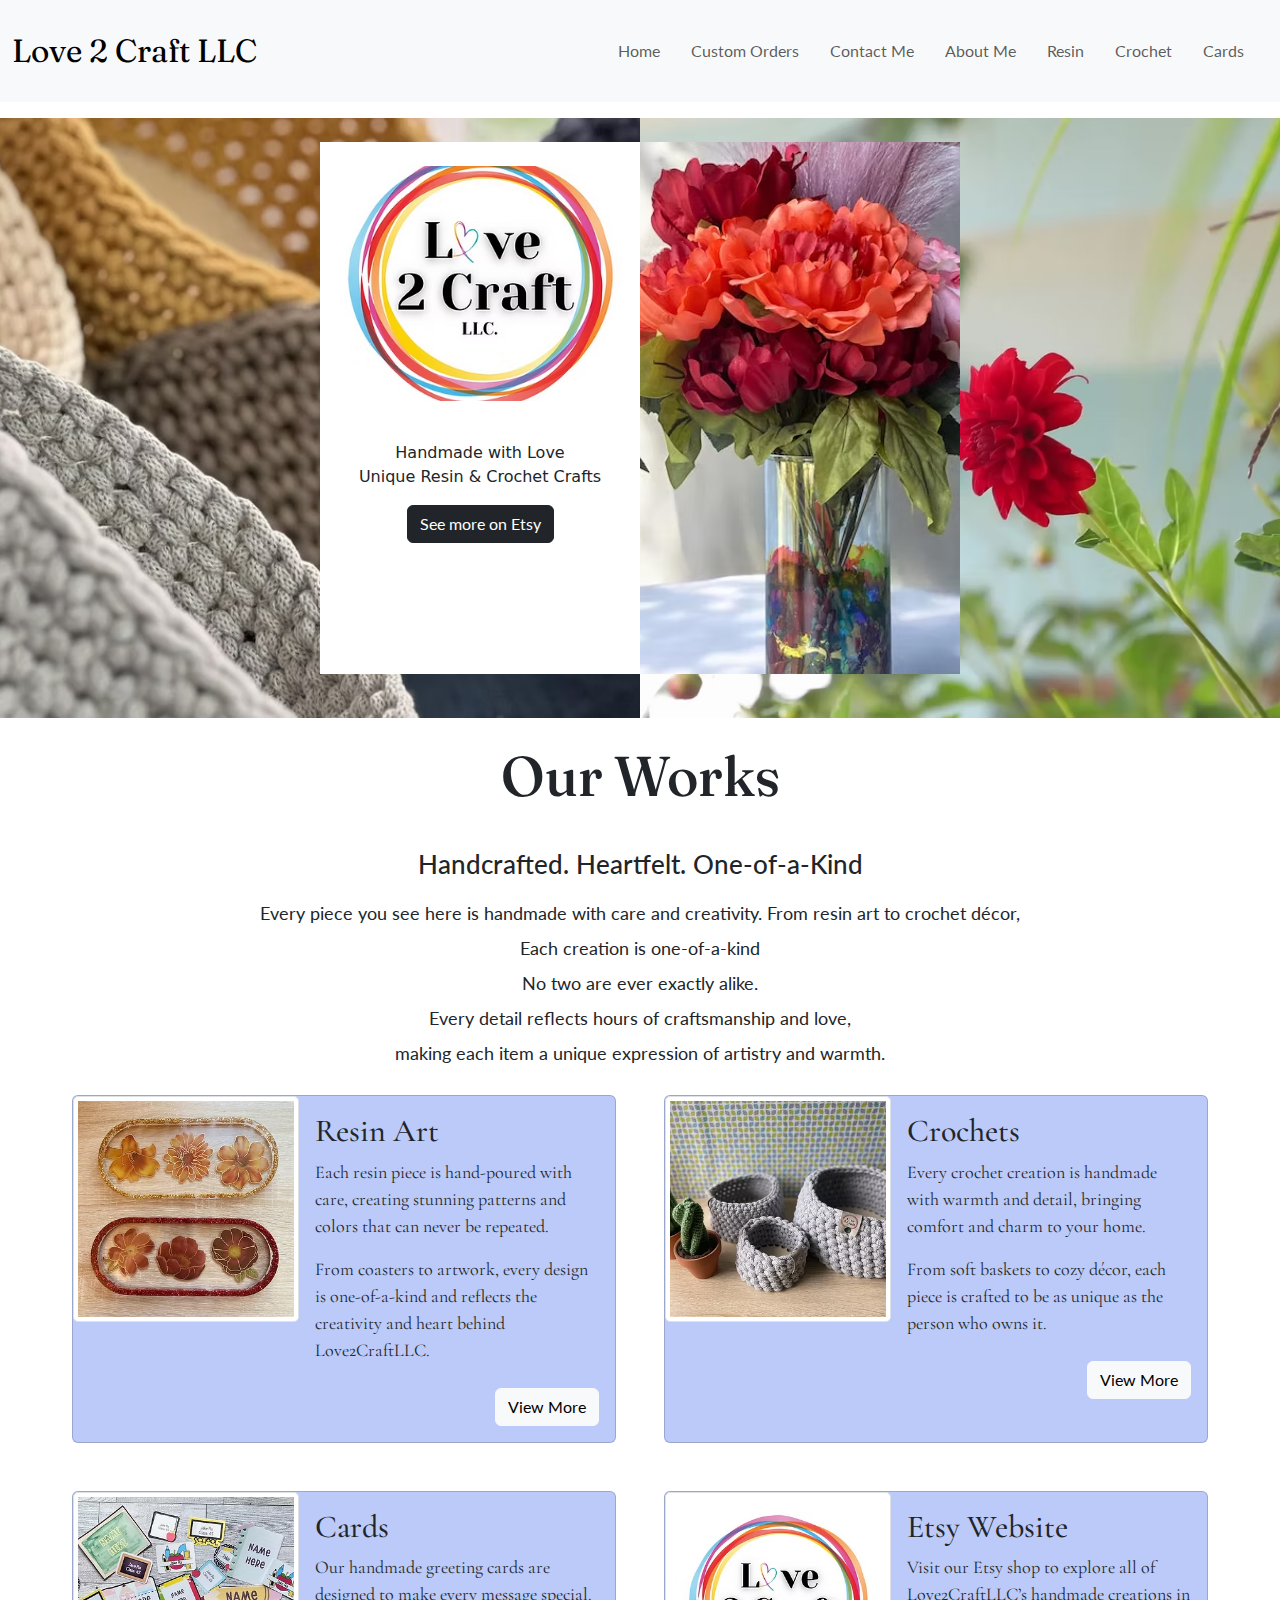
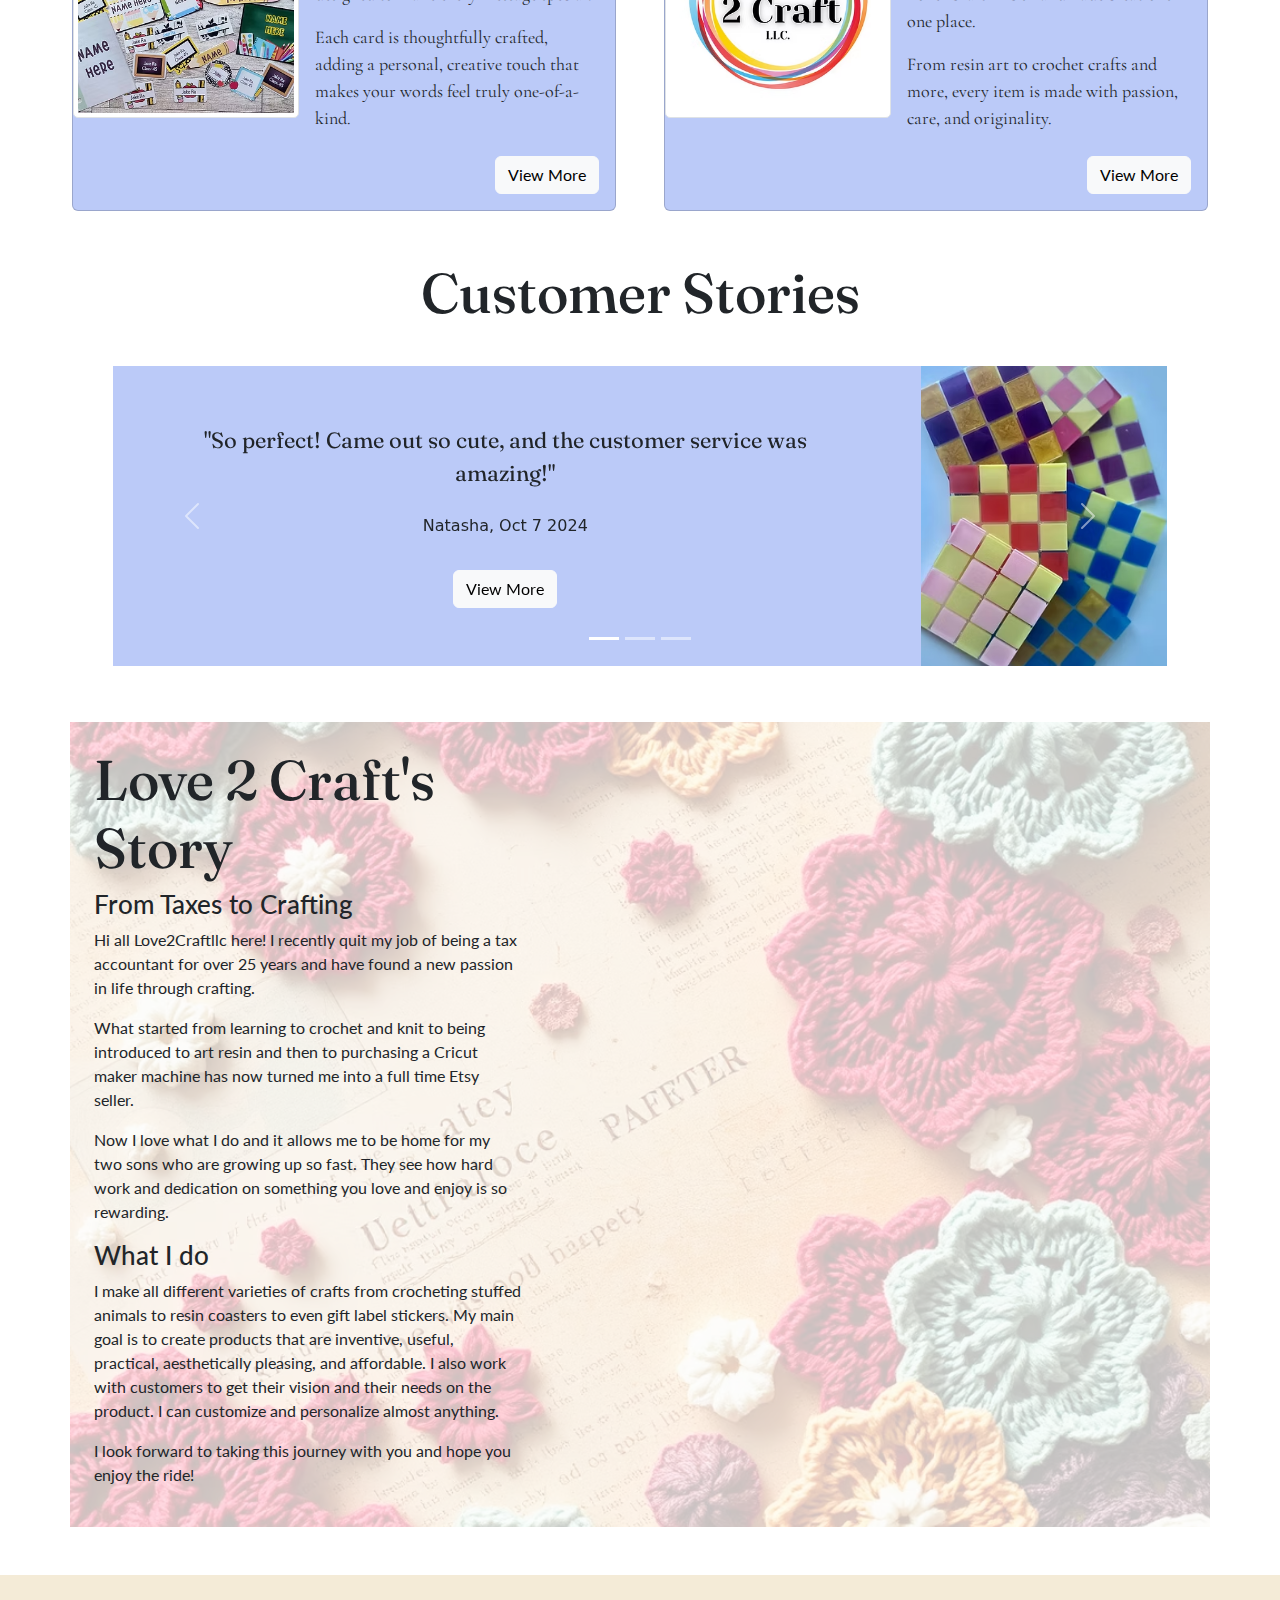
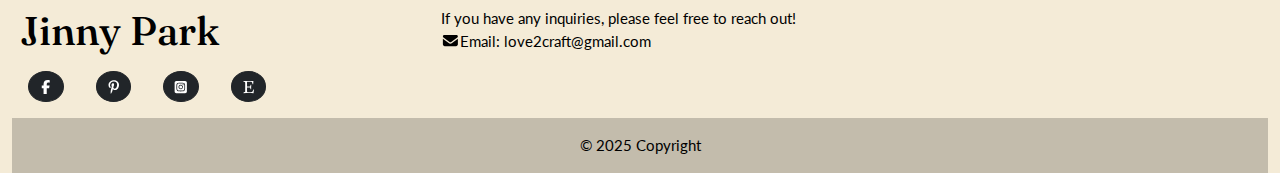
<file: index.html>
<!DOCTYPE html><html><head><meta charSet="utf-8"/><meta http-equiv="x-ua-compatible" content="ie=edge"/><meta name="viewport" content="width=device-width, initial-scale=1, shrink-to-fit=no"/><meta name="generator" content="Gatsby 5.15.0"/><style data-href="/styles.854bf8da08aa89c28338.css" data-identity="gatsby-global-css">@charset "UTF-8";/*!
 * Bootstrap  v5.3.8 (https://getbootstrap.com/)
 * Copyright 2011-2025 The Bootstrap Authors
 * Licensed under MIT (https://github.com/twbs/bootstrap/blob/main/LICENSE)
 */:root,[data-bs-theme=light]{--bs-blue:#0d6efd;--bs-indigo:#6610f2;--bs-purple:#6f42c1;--bs-pink:#d63384;--bs-red:#dc3545;--bs-orange:#fd7e14;--bs-yellow:#ffc107;--bs-green:#198754;--bs-teal:#20c997;--bs-cyan:#0dcaf0;--bs-black:#000;--bs-white:#fff;--bs-gray:#6c757d;--bs-gray-dark:#343a40;--bs-gray-100:#f8f9fa;--bs-gray-200:#e9ecef;--bs-gray-300:#dee2e6;--bs-gray-400:#ced4da;--bs-gray-500:#adb5bd;--bs-gray-600:#6c757d;--bs-gray-700:#495057;--bs-gray-800:#343a40;--bs-gray-900:#212529;--bs-primary:#0d6efd;--bs-secondary:#6c757d;--bs-success:#198754;--bs-info:#0dcaf0;--bs-warning:#ffc107;--bs-danger:#dc3545;--bs-light:#f8f9fa;--bs-dark:#212529;--bs-primary-rgb:13,110,253;--bs-secondary-rgb:108,117,125;--bs-success-rgb:25,135,84;--bs-info-rgb:13,202,240;--bs-warning-rgb:255,193,7;--bs-danger-rgb:220,53,69;--bs-light-rgb:248,249,250;--bs-dark-rgb:33,37,41;--bs-primary-text-emphasis:#052c65;--bs-secondary-text-emphasis:#2b2f32;--bs-success-text-emphasis:#0a3622;--bs-info-text-emphasis:#055160;--bs-warning-text-emphasis:#664d03;--bs-danger-text-emphasis:#58151c;--bs-light-text-emphasis:#495057;--bs-dark-text-emphasis:#495057;--bs-primary-bg-subtle:#cfe2ff;--bs-secondary-bg-subtle:#e2e3e5;--bs-success-bg-subtle:#d1e7dd;--bs-info-bg-subtle:#cff4fc;--bs-warning-bg-subtle:#fff3cd;--bs-danger-bg-subtle:#f8d7da;--bs-light-bg-subtle:#fcfcfd;--bs-dark-bg-subtle:#ced4da;--bs-primary-border-subtle:#9ec5fe;--bs-secondary-border-subtle:#c4c8cb;--bs-success-border-subtle:#a3cfbb;--bs-info-border-subtle:#9eeaf9;--bs-warning-border-subtle:#ffe69c;--bs-danger-border-subtle:#f1aeb5;--bs-light-border-subtle:#e9ecef;--bs-dark-border-subtle:#adb5bd;--bs-white-rgb:255,255,255;--bs-black-rgb:0,0,0;--bs-font-sans-serif:system-ui,-apple-system,"Segoe UI",Roboto,"Helvetica Neue","Noto Sans","Liberation Sans",Arial,sans-serif,"Apple Color Emoji","Segoe UI Emoji","Segoe UI Symbol","Noto Color Emoji";--bs-font-monospace:SFMono-Regular,Menlo,Monaco,Consolas,"Liberation Mono","Courier New",monospace;--bs-gradient:linear-gradient(180deg,hsla(0,0%,100%,.15),hsla(0,0%,100%,0));--bs-body-font-family:var(--bs-font-sans-serif);--bs-body-font-size:1rem;--bs-body-font-weight:400;--bs-body-line-height:1.5;--bs-body-color:#212529;--bs-body-color-rgb:33,37,41;--bs-body-bg:#fff;--bs-body-bg-rgb:255,255,255;--bs-emphasis-color:#000;--bs-emphasis-color-rgb:0,0,0;--bs-secondary-color:rgba(33,37,41,.75);--bs-secondary-color-rgb:33,37,41;--bs-secondary-bg:#e9ecef;--bs-secondary-bg-rgb:233,236,239;--bs-tertiary-color:rgba(33,37,41,.5);--bs-tertiary-color-rgb:33,37,41;--bs-tertiary-bg:#f8f9fa;--bs-tertiary-bg-rgb:248,249,250;--bs-heading-color:inherit;--bs-link-color:#0d6efd;--bs-link-color-rgb:13,110,253;--bs-link-decoration:underline;--bs-link-hover-color:#0a58ca;--bs-link-hover-color-rgb:10,88,202;--bs-code-color:#d63384;--bs-highlight-color:#212529;--bs-highlight-bg:#fff3cd;--bs-border-width:1px;--bs-border-style:solid;--bs-border-color:#dee2e6;--bs-border-color-translucent:rgba(0,0,0,.175);--bs-border-radius:0.375rem;--bs-border-radius-sm:0.25rem;--bs-border-radius-lg:0.5rem;--bs-border-radius-xl:1rem;--bs-border-radius-xxl:2rem;--bs-border-radius-2xl:var(--bs-border-radius-xxl);--bs-border-radius-pill:50rem;--bs-box-shadow:0 0.5rem 1rem rgba(0,0,0,.15);--bs-box-shadow-sm:0 0.125rem 0.25rem rgba(0,0,0,.075);--bs-box-shadow-lg:0 1rem 3rem rgba(0,0,0,.175);--bs-box-shadow-inset:inset 0 1px 2px rgba(0,0,0,.075);--bs-focus-ring-width:0.25rem;--bs-focus-ring-opacity:0.25;--bs-focus-ring-color:rgba(13,110,253,.25);--bs-form-valid-color:#198754;--bs-form-valid-border-color:#198754;--bs-form-invalid-color:#dc3545;--bs-form-invalid-border-color:#dc3545}[data-bs-theme=dark]{--bs-body-color:#dee2e6;--bs-body-color-rgb:222,226,230;--bs-body-bg:#212529;--bs-body-bg-rgb:33,37,41;--bs-emphasis-color:#fff;--bs-emphasis-color-rgb:255,255,255;--bs-secondary-color:rgba(222,226,230,.75);--bs-secondary-color-rgb:222,226,230;--bs-secondary-bg:#343a40;--bs-secondary-bg-rgb:52,58,64;--bs-tertiary-color:rgba(222,226,230,.5);--bs-tertiary-color-rgb:222,226,230;--bs-tertiary-bg:#2b3035;--bs-tertiary-bg-rgb:43,48,53;--bs-primary-text-emphasis:#6ea8fe;--bs-secondary-text-emphasis:#a7acb1;--bs-success-text-emphasis:#75b798;--bs-info-text-emphasis:#6edff6;--bs-warning-text-emphasis:#ffda6a;--bs-danger-text-emphasis:#ea868f;--bs-light-text-emphasis:#f8f9fa;--bs-dark-text-emphasis:#dee2e6;--bs-primary-bg-subtle:#031633;--bs-secondary-bg-subtle:#161719;--bs-success-bg-subtle:#051b11;--bs-info-bg-subtle:#032830;--bs-warning-bg-subtle:#332701;--bs-danger-bg-subtle:#2c0b0e;--bs-light-bg-subtle:#343a40;--bs-dark-bg-subtle:#1a1d20;--bs-primary-border-subtle:#084298;--bs-secondary-border-subtle:#41464b;--bs-success-border-subtle:#0f5132;--bs-info-border-subtle:#087990;--bs-warning-border-subtle:#997404;--bs-danger-border-subtle:#842029;--bs-light-border-subtle:#495057;--bs-dark-border-subtle:#343a40;--bs-heading-color:inherit;--bs-link-color:#6ea8fe;--bs-link-hover-color:#8bb9fe;--bs-link-color-rgb:110,168,254;--bs-link-hover-color-rgb:139,185,254;--bs-code-color:#e685b5;--bs-highlight-color:#dee2e6;--bs-highlight-bg:#664d03;--bs-border-color:#495057;--bs-border-color-translucent:hsla(0,0%,100%,.15);--bs-form-valid-color:#75b798;--bs-form-valid-border-color:#75b798;--bs-form-invalid-color:#ea868f;--bs-form-invalid-border-color:#ea868f;color-scheme:dark}*,:after,:before{box-sizing:border-box}@media (prefers-reduced-motion:no-preference){:root{scroll-behavior:smooth}}body{-webkit-text-size-adjust:100%;-webkit-tap-highlight-color:transparent;background-color:var(--bs-body-bg);color:var(--bs-body-color);font-family:var(--bs-body-font-family);font-size:var(--bs-body-font-size);font-weight:var(--bs-body-font-weight);line-height:var(--bs-body-line-height);margin:0;text-align:var(--bs-body-text-align)}hr{border:0;border-top:var(--bs-border-width) solid;color:inherit;margin:1rem 0;opacity:.25}.h1,.h2,.h3,.h4,.h5,.h6,h1,h2,h3,h4,h5,h6{color:var(--bs-heading-color);font-weight:500;line-height:1.2;margin-bottom:.5rem;margin-top:0}.h1,h1{font-size:calc(1.375rem + 1.5vw)}@media (min-width:1200px){.h1,h1{font-size:2.5rem}}.h2,h2{font-size:calc(1.325rem + .9vw)}@media (min-width:1200px){.h2,h2{font-size:2rem}}.h3,h3{font-size:calc(1.3rem + .6vw)}@media (min-width:1200px){.h3,h3{font-size:1.75rem}}.h4,h4{font-size:calc(1.275rem + .3vw)}@media (min-width:1200px){.h4,h4{font-size:1.5rem}}.h5,h5{font-size:1.25rem}.h6,h6{font-size:1rem}p{margin-bottom:1rem;margin-top:0}abbr[title]{cursor:help;-webkit-text-decoration:underline dotted;text-decoration:underline dotted;-webkit-text-decoration-skip-ink:none;text-decoration-skip-ink:none}address{font-style:normal;line-height:inherit;margin-bottom:1rem}ol,ul{padding-left:2rem}dl,ol,ul{margin-bottom:1rem;margin-top:0}ol ol,ol ul,ul ol,ul ul{margin-bottom:0}dt{font-weight:700}dd{margin-bottom:.5rem;margin-left:0}blockquote{margin:0 0 1rem}b,strong{font-weight:bolder}.small,small{font-size:.875em}.mark,mark{background-color:var(--bs-highlight-bg);color:var(--bs-highlight-color);padding:.1875em}sub,sup{font-size:.75em;line-height:0;position:relative;vertical-align:baseline}sub{bottom:-.25em}sup{top:-.5em}a{color:rgba(var(--bs-link-color-rgb),var(--bs-link-opacity,1));text-decoration:underline}a:hover{--bs-link-color-rgb:var(--bs-link-hover-color-rgb)}a:not([href]):not([class]),a:not([href]):not([class]):hover{color:inherit;text-decoration:none}code,kbd,pre,samp{font-family:var(--bs-font-monospace);font-size:1em}pre{display:block;font-size:.875em;margin-bottom:1rem;margin-top:0;overflow:auto}pre code{color:inherit;font-size:inherit;word-break:normal}code{word-wrap:break-word;color:var(--bs-code-color);font-size:.875em}a>code{color:inherit}kbd{background-color:var(--bs-body-color);border-radius:.25rem;color:var(--bs-body-bg);font-size:.875em;padding:.1875rem .375rem}kbd kbd{font-size:1em;padding:0}figure{margin:0 0 1rem}img,svg{vertical-align:middle}table{border-collapse:collapse;caption-side:bottom}caption{color:var(--bs-secondary-color);padding-bottom:.5rem;padding-top:.5rem;text-align:left}th{text-align:inherit;text-align:-webkit-match-parent}tbody,td,tfoot,th,thead,tr{border:0 solid;border-color:inherit}label{display:inline-block}button{border-radius:0}button:focus:not(:focus-visible){outline:0}button,input,optgroup,select,textarea{font-family:inherit;font-size:inherit;line-height:inherit;margin:0}button,select{text-transform:none}[role=button]{cursor:pointer}select{word-wrap:normal}select:disabled{opacity:1}[list]:not([type=date]):not([type=datetime-local]):not([type=month]):not([type=week]):not([type=time])::-webkit-calendar-picker-indicator{display:none!important}[type=button],[type=reset],[type=submit],button{-webkit-appearance:button}[type=button]:not(:disabled),[type=reset]:not(:disabled),[type=submit]:not(:disabled),button:not(:disabled){cursor:pointer}::-moz-focus-inner{border-style:none;padding:0}textarea{resize:vertical}fieldset{border:0;margin:0;min-width:0;padding:0}legend{float:left;font-size:calc(1.275rem + .3vw);line-height:inherit;margin-bottom:.5rem;padding:0;width:100%}@media (min-width:1200px){legend{font-size:1.5rem}}legend+*{clear:left}::-webkit-datetime-edit-day-field,::-webkit-datetime-edit-fields-wrapper,::-webkit-datetime-edit-hour-field,::-webkit-datetime-edit-minute,::-webkit-datetime-edit-month-field,::-webkit-datetime-edit-text,::-webkit-datetime-edit-year-field{padding:0}::-webkit-inner-spin-button{height:auto}[type=search]{-webkit-appearance:textfield;outline-offset:-2px}[type=search]::-webkit-search-cancel-button{cursor:pointer;filter:grayscale(1)}::-webkit-search-decoration{-webkit-appearance:none}::-webkit-color-swatch-wrapper{padding:0}::-webkit-file-upload-button{-webkit-appearance:button;font:inherit}::file-selector-button{-webkit-appearance:button;font:inherit}output{display:inline-block}iframe{border:0}summary{cursor:pointer;display:list-item}progress{vertical-align:baseline}[hidden]{display:none!important}.lead{font-size:1.25rem;font-weight:300}.display-1{font-size:calc(1.625rem + 4.5vw);font-weight:300;line-height:1.2}@media (min-width:1200px){.display-1{font-size:5rem}}.display-2{font-size:calc(1.575rem + 3.9vw);font-weight:300;line-height:1.2}@media (min-width:1200px){.display-2{font-size:4.5rem}}.display-3{font-size:calc(1.525rem + 3.3vw);font-weight:300;line-height:1.2}@media (min-width:1200px){.display-3{font-size:4rem}}.display-4{font-size:calc(1.475rem + 2.7vw);font-weight:300;line-height:1.2}@media (min-width:1200px){.display-4{font-size:3.5rem}}.display-5{font-size:calc(1.425rem + 2.1vw);font-weight:300;line-height:1.2}@media (min-width:1200px){.display-5{font-size:3rem}}.display-6{font-size:calc(1.375rem + 1.5vw);font-weight:300;line-height:1.2}@media (min-width:1200px){.display-6{font-size:2.5rem}}.list-inline,.list-unstyled{list-style:none;padding-left:0}.list-inline-item{display:inline-block}.list-inline-item:not(:last-child){margin-right:.5rem}.initialism{font-size:.875em;text-transform:uppercase}.blockquote{font-size:1.25rem;margin-bottom:1rem}.blockquote>:last-child{margin-bottom:0}.blockquote-footer{color:#6c757d;font-size:.875em;margin-bottom:1rem;margin-top:-1rem}.blockquote-footer:before{content:"— "}.img-fluid,.img-thumbnail{height:auto;max-width:100%}.img-thumbnail{background-color:var(--bs-body-bg);border:var(--bs-border-width) solid var(--bs-border-color);border-radius:var(--bs-border-radius);padding:.25rem}.figure{display:inline-block}.figure-img{line-height:1;margin-bottom:.5rem}.figure-caption{color:var(--bs-secondary-color);font-size:.875em}.container,.container-fluid,.container-lg,.container-md,.container-sm,.container-xl,.container-xxl{--bs-gutter-x:1.5rem;--bs-gutter-y:0;margin-left:auto;margin-right:auto;padding-left:calc(var(--bs-gutter-x)*.5);padding-right:calc(var(--bs-gutter-x)*.5);width:100%}@media (min-width:576px){.container,.container-sm{max-width:540px}}@media (min-width:768px){.container,.container-md,.container-sm{max-width:720px}}@media (min-width:992px){.container,.container-lg,.container-md,.container-sm{max-width:960px}}@media (min-width:1200px){.container,.container-lg,.container-md,.container-sm,.container-xl{max-width:1140px}}@media (min-width:1400px){.container,.container-lg,.container-md,.container-sm,.container-xl,.container-xxl{max-width:1320px}}:root{--bs-breakpoint-xs:0;--bs-breakpoint-sm:576px;--bs-breakpoint-md:768px;--bs-breakpoint-lg:992px;--bs-breakpoint-xl:1200px;--bs-breakpoint-xxl:1400px}.row{--bs-gutter-x:1.5rem;--bs-gutter-y:0;display:flex;flex-wrap:wrap;margin-left:calc(var(--bs-gutter-x)*-.5);margin-right:calc(var(--bs-gutter-x)*-.5);margin-top:calc(var(--bs-gutter-y)*-1)}.row>*{flex-shrink:0;margin-top:var(--bs-gutter-y);max-width:100%;padding-left:calc(var(--bs-gutter-x)*.5);padding-right:calc(var(--bs-gutter-x)*.5);width:100%}.col{flex:1 0}.row-cols-auto>*{flex:0 0 auto;width:auto}.row-cols-1>*{flex:0 0 auto;width:100%}.row-cols-2>*{flex:0 0 auto;width:50%}.row-cols-3>*{flex:0 0 auto;width:33.33333333%}.row-cols-4>*{flex:0 0 auto;width:25%}.row-cols-5>*{flex:0 0 auto;width:20%}.row-cols-6>*{flex:0 0 auto;width:16.66666667%}.col-auto{flex:0 0 auto;width:auto}.col-1{flex:0 0 auto;width:8.33333333%}.col-2{flex:0 0 auto;width:16.66666667%}.col-3{flex:0 0 auto;width:25%}.col-4{flex:0 0 auto;width:33.33333333%}.col-5{flex:0 0 auto;width:41.66666667%}.col-6{flex:0 0 auto;width:50%}.col-7{flex:0 0 auto;width:58.33333333%}.col-8{flex:0 0 auto;width:66.66666667%}.col-9{flex:0 0 auto;width:75%}.col-10{flex:0 0 auto;width:83.33333333%}.col-11{flex:0 0 auto;width:91.66666667%}.col-12{flex:0 0 auto;width:100%}.offset-1{margin-left:8.33333333%}.offset-2{margin-left:16.66666667%}.offset-3{margin-left:25%}.offset-4{margin-left:33.33333333%}.offset-5{margin-left:41.66666667%}.offset-6{margin-left:50%}.offset-7{margin-left:58.33333333%}.offset-8{margin-left:66.66666667%}.offset-9{margin-left:75%}.offset-10{margin-left:83.33333333%}.offset-11{margin-left:91.66666667%}.g-0,.gx-0{--bs-gutter-x:0}.g-0,.gy-0{--bs-gutter-y:0}.g-1,.gx-1{--bs-gutter-x:0.25rem}.g-1,.gy-1{--bs-gutter-y:0.25rem}.g-2,.gx-2{--bs-gutter-x:0.5rem}.g-2,.gy-2{--bs-gutter-y:0.5rem}.g-3,.gx-3{--bs-gutter-x:1rem}.g-3,.gy-3{--bs-gutter-y:1rem}.g-4,.gx-4{--bs-gutter-x:1.5rem}.g-4,.gy-4{--bs-gutter-y:1.5rem}.g-5,.gx-5{--bs-gutter-x:3rem}.g-5,.gy-5{--bs-gutter-y:3rem}@media (min-width:576px){.col-sm{flex:1 0}.row-cols-sm-auto>*{flex:0 0 auto;width:auto}.row-cols-sm-1>*{flex:0 0 auto;width:100%}.row-cols-sm-2>*{flex:0 0 auto;width:50%}.row-cols-sm-3>*{flex:0 0 auto;width:33.33333333%}.row-cols-sm-4>*{flex:0 0 auto;width:25%}.row-cols-sm-5>*{flex:0 0 auto;width:20%}.row-cols-sm-6>*{flex:0 0 auto;width:16.66666667%}.col-sm-auto{flex:0 0 auto;width:auto}.col-sm-1{flex:0 0 auto;width:8.33333333%}.col-sm-2{flex:0 0 auto;width:16.66666667%}.col-sm-3{flex:0 0 auto;width:25%}.col-sm-4{flex:0 0 auto;width:33.33333333%}.col-sm-5{flex:0 0 auto;width:41.66666667%}.col-sm-6{flex:0 0 auto;width:50%}.col-sm-7{flex:0 0 auto;width:58.33333333%}.col-sm-8{flex:0 0 auto;width:66.66666667%}.col-sm-9{flex:0 0 auto;width:75%}.col-sm-10{flex:0 0 auto;width:83.33333333%}.col-sm-11{flex:0 0 auto;width:91.66666667%}.col-sm-12{flex:0 0 auto;width:100%}.offset-sm-0{margin-left:0}.offset-sm-1{margin-left:8.33333333%}.offset-sm-2{margin-left:16.66666667%}.offset-sm-3{margin-left:25%}.offset-sm-4{margin-left:33.33333333%}.offset-sm-5{margin-left:41.66666667%}.offset-sm-6{margin-left:50%}.offset-sm-7{margin-left:58.33333333%}.offset-sm-8{margin-left:66.66666667%}.offset-sm-9{margin-left:75%}.offset-sm-10{margin-left:83.33333333%}.offset-sm-11{margin-left:91.66666667%}.g-sm-0,.gx-sm-0{--bs-gutter-x:0}.g-sm-0,.gy-sm-0{--bs-gutter-y:0}.g-sm-1,.gx-sm-1{--bs-gutter-x:0.25rem}.g-sm-1,.gy-sm-1{--bs-gutter-y:0.25rem}.g-sm-2,.gx-sm-2{--bs-gutter-x:0.5rem}.g-sm-2,.gy-sm-2{--bs-gutter-y:0.5rem}.g-sm-3,.gx-sm-3{--bs-gutter-x:1rem}.g-sm-3,.gy-sm-3{--bs-gutter-y:1rem}.g-sm-4,.gx-sm-4{--bs-gutter-x:1.5rem}.g-sm-4,.gy-sm-4{--bs-gutter-y:1.5rem}.g-sm-5,.gx-sm-5{--bs-gutter-x:3rem}.g-sm-5,.gy-sm-5{--bs-gutter-y:3rem}}@media (min-width:768px){.col-md{flex:1 0}.row-cols-md-auto>*{flex:0 0 auto;width:auto}.row-cols-md-1>*{flex:0 0 auto;width:100%}.row-cols-md-2>*{flex:0 0 auto;width:50%}.row-cols-md-3>*{flex:0 0 auto;width:33.33333333%}.row-cols-md-4>*{flex:0 0 auto;width:25%}.row-cols-md-5>*{flex:0 0 auto;width:20%}.row-cols-md-6>*{flex:0 0 auto;width:16.66666667%}.col-md-auto{flex:0 0 auto;width:auto}.col-md-1{flex:0 0 auto;width:8.33333333%}.col-md-2{flex:0 0 auto;width:16.66666667%}.col-md-3{flex:0 0 auto;width:25%}.col-md-4{flex:0 0 auto;width:33.33333333%}.col-md-5{flex:0 0 auto;width:41.66666667%}.col-md-6{flex:0 0 auto;width:50%}.col-md-7{flex:0 0 auto;width:58.33333333%}.col-md-8{flex:0 0 auto;width:66.66666667%}.col-md-9{flex:0 0 auto;width:75%}.col-md-10{flex:0 0 auto;width:83.33333333%}.col-md-11{flex:0 0 auto;width:91.66666667%}.col-md-12{flex:0 0 auto;width:100%}.offset-md-0{margin-left:0}.offset-md-1{margin-left:8.33333333%}.offset-md-2{margin-left:16.66666667%}.offset-md-3{margin-left:25%}.offset-md-4{margin-left:33.33333333%}.offset-md-5{margin-left:41.66666667%}.offset-md-6{margin-left:50%}.offset-md-7{margin-left:58.33333333%}.offset-md-8{margin-left:66.66666667%}.offset-md-9{margin-left:75%}.offset-md-10{margin-left:83.33333333%}.offset-md-11{margin-left:91.66666667%}.g-md-0,.gx-md-0{--bs-gutter-x:0}.g-md-0,.gy-md-0{--bs-gutter-y:0}.g-md-1,.gx-md-1{--bs-gutter-x:0.25rem}.g-md-1,.gy-md-1{--bs-gutter-y:0.25rem}.g-md-2,.gx-md-2{--bs-gutter-x:0.5rem}.g-md-2,.gy-md-2{--bs-gutter-y:0.5rem}.g-md-3,.gx-md-3{--bs-gutter-x:1rem}.g-md-3,.gy-md-3{--bs-gutter-y:1rem}.g-md-4,.gx-md-4{--bs-gutter-x:1.5rem}.g-md-4,.gy-md-4{--bs-gutter-y:1.5rem}.g-md-5,.gx-md-5{--bs-gutter-x:3rem}.g-md-5,.gy-md-5{--bs-gutter-y:3rem}}@media (min-width:992px){.col-lg{flex:1 0}.row-cols-lg-auto>*{flex:0 0 auto;width:auto}.row-cols-lg-1>*{flex:0 0 auto;width:100%}.row-cols-lg-2>*{flex:0 0 auto;width:50%}.row-cols-lg-3>*{flex:0 0 auto;width:33.33333333%}.row-cols-lg-4>*{flex:0 0 auto;width:25%}.row-cols-lg-5>*{flex:0 0 auto;width:20%}.row-cols-lg-6>*{flex:0 0 auto;width:16.66666667%}.col-lg-auto{flex:0 0 auto;width:auto}.col-lg-1{flex:0 0 auto;width:8.33333333%}.col-lg-2{flex:0 0 auto;width:16.66666667%}.col-lg-3{flex:0 0 auto;width:25%}.col-lg-4{flex:0 0 auto;width:33.33333333%}.col-lg-5{flex:0 0 auto;width:41.66666667%}.col-lg-6{flex:0 0 auto;width:50%}.col-lg-7{flex:0 0 auto;width:58.33333333%}.col-lg-8{flex:0 0 auto;width:66.66666667%}.col-lg-9{flex:0 0 auto;width:75%}.col-lg-10{flex:0 0 auto;width:83.33333333%}.col-lg-11{flex:0 0 auto;width:91.66666667%}.col-lg-12{flex:0 0 auto;width:100%}.offset-lg-0{margin-left:0}.offset-lg-1{margin-left:8.33333333%}.offset-lg-2{margin-left:16.66666667%}.offset-lg-3{margin-left:25%}.offset-lg-4{margin-left:33.33333333%}.offset-lg-5{margin-left:41.66666667%}.offset-lg-6{margin-left:50%}.offset-lg-7{margin-left:58.33333333%}.offset-lg-8{margin-left:66.66666667%}.offset-lg-9{margin-left:75%}.offset-lg-10{margin-left:83.33333333%}.offset-lg-11{margin-left:91.66666667%}.g-lg-0,.gx-lg-0{--bs-gutter-x:0}.g-lg-0,.gy-lg-0{--bs-gutter-y:0}.g-lg-1,.gx-lg-1{--bs-gutter-x:0.25rem}.g-lg-1,.gy-lg-1{--bs-gutter-y:0.25rem}.g-lg-2,.gx-lg-2{--bs-gutter-x:0.5rem}.g-lg-2,.gy-lg-2{--bs-gutter-y:0.5rem}.g-lg-3,.gx-lg-3{--bs-gutter-x:1rem}.g-lg-3,.gy-lg-3{--bs-gutter-y:1rem}.g-lg-4,.gx-lg-4{--bs-gutter-x:1.5rem}.g-lg-4,.gy-lg-4{--bs-gutter-y:1.5rem}.g-lg-5,.gx-lg-5{--bs-gutter-x:3rem}.g-lg-5,.gy-lg-5{--bs-gutter-y:3rem}}@media (min-width:1200px){.col-xl{flex:1 0}.row-cols-xl-auto>*{flex:0 0 auto;width:auto}.row-cols-xl-1>*{flex:0 0 auto;width:100%}.row-cols-xl-2>*{flex:0 0 auto;width:50%}.row-cols-xl-3>*{flex:0 0 auto;width:33.33333333%}.row-cols-xl-4>*{flex:0 0 auto;width:25%}.row-cols-xl-5>*{flex:0 0 auto;width:20%}.row-cols-xl-6>*{flex:0 0 auto;width:16.66666667%}.col-xl-auto{flex:0 0 auto;width:auto}.col-xl-1{flex:0 0 auto;width:8.33333333%}.col-xl-2{flex:0 0 auto;width:16.66666667%}.col-xl-3{flex:0 0 auto;width:25%}.col-xl-4{flex:0 0 auto;width:33.33333333%}.col-xl-5{flex:0 0 auto;width:41.66666667%}.col-xl-6{flex:0 0 auto;width:50%}.col-xl-7{flex:0 0 auto;width:58.33333333%}.col-xl-8{flex:0 0 auto;width:66.66666667%}.col-xl-9{flex:0 0 auto;width:75%}.col-xl-10{flex:0 0 auto;width:83.33333333%}.col-xl-11{flex:0 0 auto;width:91.66666667%}.col-xl-12{flex:0 0 auto;width:100%}.offset-xl-0{margin-left:0}.offset-xl-1{margin-left:8.33333333%}.offset-xl-2{margin-left:16.66666667%}.offset-xl-3{margin-left:25%}.offset-xl-4{margin-left:33.33333333%}.offset-xl-5{margin-left:41.66666667%}.offset-xl-6{margin-left:50%}.offset-xl-7{margin-left:58.33333333%}.offset-xl-8{margin-left:66.66666667%}.offset-xl-9{margin-left:75%}.offset-xl-10{margin-left:83.33333333%}.offset-xl-11{margin-left:91.66666667%}.g-xl-0,.gx-xl-0{--bs-gutter-x:0}.g-xl-0,.gy-xl-0{--bs-gutter-y:0}.g-xl-1,.gx-xl-1{--bs-gutter-x:0.25rem}.g-xl-1,.gy-xl-1{--bs-gutter-y:0.25rem}.g-xl-2,.gx-xl-2{--bs-gutter-x:0.5rem}.g-xl-2,.gy-xl-2{--bs-gutter-y:0.5rem}.g-xl-3,.gx-xl-3{--bs-gutter-x:1rem}.g-xl-3,.gy-xl-3{--bs-gutter-y:1rem}.g-xl-4,.gx-xl-4{--bs-gutter-x:1.5rem}.g-xl-4,.gy-xl-4{--bs-gutter-y:1.5rem}.g-xl-5,.gx-xl-5{--bs-gutter-x:3rem}.g-xl-5,.gy-xl-5{--bs-gutter-y:3rem}}@media (min-width:1400px){.col-xxl{flex:1 0}.row-cols-xxl-auto>*{flex:0 0 auto;width:auto}.row-cols-xxl-1>*{flex:0 0 auto;width:100%}.row-cols-xxl-2>*{flex:0 0 auto;width:50%}.row-cols-xxl-3>*{flex:0 0 auto;width:33.33333333%}.row-cols-xxl-4>*{flex:0 0 auto;width:25%}.row-cols-xxl-5>*{flex:0 0 auto;width:20%}.row-cols-xxl-6>*{flex:0 0 auto;width:16.66666667%}.col-xxl-auto{flex:0 0 auto;width:auto}.col-xxl-1{flex:0 0 auto;width:8.33333333%}.col-xxl-2{flex:0 0 auto;width:16.66666667%}.col-xxl-3{flex:0 0 auto;width:25%}.col-xxl-4{flex:0 0 auto;width:33.33333333%}.col-xxl-5{flex:0 0 auto;width:41.66666667%}.col-xxl-6{flex:0 0 auto;width:50%}.col-xxl-7{flex:0 0 auto;width:58.33333333%}.col-xxl-8{flex:0 0 auto;width:66.66666667%}.col-xxl-9{flex:0 0 auto;width:75%}.col-xxl-10{flex:0 0 auto;width:83.33333333%}.col-xxl-11{flex:0 0 auto;width:91.66666667%}.col-xxl-12{flex:0 0 auto;width:100%}.offset-xxl-0{margin-left:0}.offset-xxl-1{margin-left:8.33333333%}.offset-xxl-2{margin-left:16.66666667%}.offset-xxl-3{margin-left:25%}.offset-xxl-4{margin-left:33.33333333%}.offset-xxl-5{margin-left:41.66666667%}.offset-xxl-6{margin-left:50%}.offset-xxl-7{margin-left:58.33333333%}.offset-xxl-8{margin-left:66.66666667%}.offset-xxl-9{margin-left:75%}.offset-xxl-10{margin-left:83.33333333%}.offset-xxl-11{margin-left:91.66666667%}.g-xxl-0,.gx-xxl-0{--bs-gutter-x:0}.g-xxl-0,.gy-xxl-0{--bs-gutter-y:0}.g-xxl-1,.gx-xxl-1{--bs-gutter-x:0.25rem}.g-xxl-1,.gy-xxl-1{--bs-gutter-y:0.25rem}.g-xxl-2,.gx-xxl-2{--bs-gutter-x:0.5rem}.g-xxl-2,.gy-xxl-2{--bs-gutter-y:0.5rem}.g-xxl-3,.gx-xxl-3{--bs-gutter-x:1rem}.g-xxl-3,.gy-xxl-3{--bs-gutter-y:1rem}.g-xxl-4,.gx-xxl-4{--bs-gutter-x:1.5rem}.g-xxl-4,.gy-xxl-4{--bs-gutter-y:1.5rem}.g-xxl-5,.gx-xxl-5{--bs-gutter-x:3rem}.g-xxl-5,.gy-xxl-5{--bs-gutter-y:3rem}}.table{--bs-table-color-type:initial;--bs-table-bg-type:initial;--bs-table-color-state:initial;--bs-table-bg-state:initial;--bs-table-color:var(--bs-emphasis-color);--bs-table-bg:var(--bs-body-bg);--bs-table-border-color:var(--bs-border-color);--bs-table-accent-bg:transparent;--bs-table-striped-color:var(--bs-emphasis-color);--bs-table-striped-bg:rgba(var(--bs-emphasis-color-rgb),0.05);--bs-table-active-color:var(--bs-emphasis-color);--bs-table-active-bg:rgba(var(--bs-emphasis-color-rgb),0.1);--bs-table-hover-color:var(--bs-emphasis-color);--bs-table-hover-bg:rgba(var(--bs-emphasis-color-rgb),0.075);border-color:var(--bs-table-border-color);margin-bottom:1rem;vertical-align:top;width:100%}.table>:not(caption)>*>*{background-color:var(--bs-table-bg);border-bottom-width:var(--bs-border-width);box-shadow:inset 0 0 0 9999px var(--bs-table-bg-state,var(--bs-table-bg-type,var(--bs-table-accent-bg)));color:var(--bs-table-color-state,var(--bs-table-color-type,var(--bs-table-color)));padding:.5rem}.table>tbody{vertical-align:inherit}.table>thead{vertical-align:bottom}.table-group-divider{border-top:calc(var(--bs-border-width)*2) solid}.caption-top{caption-side:top}.table-sm>:not(caption)>*>*{padding:.25rem}.table-bordered>:not(caption)>*{border-width:var(--bs-border-width) 0}.table-bordered>:not(caption)>*>*{border-width:0 var(--bs-border-width)}.table-borderless>:not(caption)>*>*{border-bottom-width:0}.table-borderless>:not(:first-child){border-top-width:0}.table-striped-columns>:not(caption)>tr>:nth-child(2n),.table-striped>tbody>tr:nth-of-type(odd)>*{--bs-table-color-type:var(--bs-table-striped-color);--bs-table-bg-type:var(--bs-table-striped-bg)}.table-active{--bs-table-color-state:var(--bs-table-active-color);--bs-table-bg-state:var(--bs-table-active-bg)}.table-hover>tbody>tr:hover>*{--bs-table-color-state:var(--bs-table-hover-color);--bs-table-bg-state:var(--bs-table-hover-bg)}.table-primary{--bs-table-color:#000;--bs-table-bg:#cfe2ff;--bs-table-border-color:#a6b5cc;--bs-table-striped-bg:#c5d7f2;--bs-table-striped-color:#000;--bs-table-active-bg:#bacbe6;--bs-table-active-color:#000;--bs-table-hover-bg:#bfd1ec;--bs-table-hover-color:#000}.table-primary,.table-secondary{border-color:var(--bs-table-border-color);color:var(--bs-table-color)}.table-secondary{--bs-table-color:#000;--bs-table-bg:#e2e3e5;--bs-table-border-color:#b5b6b7;--bs-table-striped-bg:#d7d8da;--bs-table-striped-color:#000;--bs-table-active-bg:#cbccce;--bs-table-active-color:#000;--bs-table-hover-bg:#d1d2d4;--bs-table-hover-color:#000}.table-success{--bs-table-color:#000;--bs-table-bg:#d1e7dd;--bs-table-border-color:#a7b9b1;--bs-table-striped-bg:#c7dbd2;--bs-table-striped-color:#000;--bs-table-active-bg:#bcd0c7;--bs-table-active-color:#000;--bs-table-hover-bg:#c1d6cc;--bs-table-hover-color:#000}.table-info,.table-success{border-color:var(--bs-table-border-color);color:var(--bs-table-color)}.table-info{--bs-table-color:#000;--bs-table-bg:#cff4fc;--bs-table-border-color:#a6c3ca;--bs-table-striped-bg:#c5e8ef;--bs-table-striped-color:#000;--bs-table-active-bg:#badce3;--bs-table-active-color:#000;--bs-table-hover-bg:#bfe2e9;--bs-table-hover-color:#000}.table-warning{--bs-table-color:#000;--bs-table-bg:#fff3cd;--bs-table-border-color:#ccc2a4;--bs-table-striped-bg:#f2e7c3;--bs-table-striped-color:#000;--bs-table-active-bg:#e6dbb9;--bs-table-active-color:#000;--bs-table-hover-bg:#ece1be;--bs-table-hover-color:#000}.table-danger,.table-warning{border-color:var(--bs-table-border-color);color:var(--bs-table-color)}.table-danger{--bs-table-color:#000;--bs-table-bg:#f8d7da;--bs-table-border-color:#c6acae;--bs-table-striped-bg:#eccccf;--bs-table-striped-color:#000;--bs-table-active-bg:#dfc2c4;--bs-table-active-color:#000;--bs-table-hover-bg:#e5c7ca;--bs-table-hover-color:#000}.table-light{--bs-table-color:#000;--bs-table-bg:#f8f9fa;--bs-table-border-color:#c6c7c8;--bs-table-striped-bg:#ecedee;--bs-table-striped-color:#000;--bs-table-active-bg:#dfe0e1;--bs-table-active-color:#000;--bs-table-hover-bg:#e5e6e7;--bs-table-hover-color:#000}.table-dark,.table-light{border-color:var(--bs-table-border-color);color:var(--bs-table-color)}.table-dark{--bs-table-color:#fff;--bs-table-bg:#212529;--bs-table-border-color:#4d5154;--bs-table-striped-bg:#2c3034;--bs-table-striped-color:#fff;--bs-table-active-bg:#373b3e;--bs-table-active-color:#fff;--bs-table-hover-bg:#323539;--bs-table-hover-color:#fff}.table-responsive{-webkit-overflow-scrolling:touch;overflow-x:auto}@media (max-width:575.98px){.table-responsive-sm{-webkit-overflow-scrolling:touch;overflow-x:auto}}@media (max-width:767.98px){.table-responsive-md{-webkit-overflow-scrolling:touch;overflow-x:auto}}@media (max-width:991.98px){.table-responsive-lg{-webkit-overflow-scrolling:touch;overflow-x:auto}}@media (max-width:1199.98px){.table-responsive-xl{-webkit-overflow-scrolling:touch;overflow-x:auto}}@media (max-width:1399.98px){.table-responsive-xxl{-webkit-overflow-scrolling:touch;overflow-x:auto}}.form-label{margin-bottom:.5rem}.col-form-label{font-size:inherit;line-height:1.5;margin-bottom:0;padding-bottom:calc(.375rem + var(--bs-border-width));padding-top:calc(.375rem + var(--bs-border-width))}.col-form-label-lg{font-size:1.25rem;padding-bottom:calc(.5rem + var(--bs-border-width));padding-top:calc(.5rem + var(--bs-border-width))}.col-form-label-sm{font-size:.875rem;padding-bottom:calc(.25rem + var(--bs-border-width));padding-top:calc(.25rem + var(--bs-border-width))}.form-text{color:var(--bs-secondary-color);font-size:.875em;margin-top:.25rem}.form-control{-webkit-appearance:none;appearance:none;background-clip:padding-box;background-color:var(--bs-body-bg);border:var(--bs-border-width) solid var(--bs-border-color);border-radius:var(--bs-border-radius);color:var(--bs-body-color);display:block;font-size:1rem;font-weight:400;line-height:1.5;padding:.375rem .75rem;transition:border-color .15s ease-in-out,box-shadow .15s ease-in-out;width:100%}@media (prefers-reduced-motion:reduce){.form-control{transition:none}}.form-control[type=file]{overflow:hidden}.form-control[type=file]:not(:disabled):not([readonly]){cursor:pointer}.form-control:focus{background-color:var(--bs-body-bg);border-color:#86b7fe;box-shadow:0 0 0 .25rem rgba(13,110,253,.25);color:var(--bs-body-color);outline:0}.form-control::-webkit-date-and-time-value{height:1.5em;margin:0;min-width:85px}.form-control::-webkit-datetime-edit{display:block;padding:0}.form-control::placeholder{color:var(--bs-secondary-color);opacity:1}.form-control:disabled{background-color:var(--bs-secondary-bg);opacity:1}.form-control::-webkit-file-upload-button{-webkit-margin-end:.75rem;background-color:var(--bs-tertiary-bg);border:0 solid;border-color:inherit;border-inline-end-width:var(--bs-border-width);border-radius:0;color:var(--bs-body-color);margin:-.375rem -.75rem;margin-inline-end:.75rem;padding:.375rem .75rem;pointer-events:none;-webkit-transition:color .15s ease-in-out,background-color .15s ease-in-out,border-color .15s ease-in-out,box-shadow .15s ease-in-out;transition:color .15s ease-in-out,background-color .15s ease-in-out,border-color .15s ease-in-out,box-shadow .15s ease-in-out}.form-control::file-selector-button{-webkit-margin-end:.75rem;background-color:var(--bs-tertiary-bg);border:0 solid;border-color:inherit;border-inline-end-width:var(--bs-border-width);border-radius:0;color:var(--bs-body-color);margin:-.375rem -.75rem;margin-inline-end:.75rem;padding:.375rem .75rem;pointer-events:none;transition:color .15s ease-in-out,background-color .15s ease-in-out,border-color .15s ease-in-out,box-shadow .15s ease-in-out}@media (prefers-reduced-motion:reduce){.form-control::-webkit-file-upload-button{-webkit-transition:none;transition:none}.form-control::file-selector-button{transition:none}}.form-control:hover:not(:disabled):not([readonly])::-webkit-file-upload-button{background-color:var(--bs-secondary-bg)}.form-control:hover:not(:disabled):not([readonly])::file-selector-button{background-color:var(--bs-secondary-bg)}.form-control-plaintext{background-color:transparent;border:solid transparent;border-width:var(--bs-border-width) 0;color:var(--bs-body-color);display:block;line-height:1.5;margin-bottom:0;padding:.375rem 0;width:100%}.form-control-plaintext:focus{outline:0}.form-control-plaintext.form-control-lg,.form-control-plaintext.form-control-sm{padding-left:0;padding-right:0}.form-control-sm{border-radius:var(--bs-border-radius-sm);font-size:.875rem;min-height:calc(1.5em + .5rem + var(--bs-border-width)*2);padding:.25rem .5rem}.form-control-sm::-webkit-file-upload-button{-webkit-margin-end:.5rem;margin:-.25rem -.5rem;margin-inline-end:.5rem;padding:.25rem .5rem}.form-control-sm::file-selector-button{-webkit-margin-end:.5rem;margin:-.25rem -.5rem;margin-inline-end:.5rem;padding:.25rem .5rem}.form-control-lg{border-radius:var(--bs-border-radius-lg);font-size:1.25rem;min-height:calc(1.5em + 1rem + var(--bs-border-width)*2);padding:.5rem 1rem}.form-control-lg::-webkit-file-upload-button{-webkit-margin-end:1rem;margin:-.5rem -1rem;margin-inline-end:1rem;padding:.5rem 1rem}.form-control-lg::file-selector-button{-webkit-margin-end:1rem;margin:-.5rem -1rem;margin-inline-end:1rem;padding:.5rem 1rem}textarea.form-control{min-height:calc(1.5em + .75rem + var(--bs-border-width)*2)}textarea.form-control-sm{min-height:calc(1.5em + .5rem + var(--bs-border-width)*2)}textarea.form-control-lg{min-height:calc(1.5em + 1rem + var(--bs-border-width)*2)}.form-control-color{height:calc(1.5em + .75rem + var(--bs-border-width)*2);padding:.375rem;width:3rem}.form-control-color:not(:disabled):not([readonly]){cursor:pointer}.form-control-color::-moz-color-swatch{border:0!important;border-radius:var(--bs-border-radius)}.form-control-color::-webkit-color-swatch{border:0!important;border-radius:var(--bs-border-radius)}.form-control-color.form-control-sm{height:calc(1.5em + .5rem + var(--bs-border-width)*2)}.form-control-color.form-control-lg{height:calc(1.5em + 1rem + var(--bs-border-width)*2)}.form-select{--bs-form-select-bg-img:url("data:image/svg+xml;charset=utf-8,%3Csvg xmlns='http://www.w3.org/2000/svg' viewBox='0 0 16 16'%3E%3Cpath fill='none' stroke='%23343a40' stroke-linecap='round' stroke-linejoin='round' stroke-width='2' d='m2 5 6 6 6-6'/%3E%3C/svg%3E");-webkit-appearance:none;appearance:none;background-color:var(--bs-body-bg);background-image:var(--bs-form-select-bg-img),var(--bs-form-select-bg-icon,none);background-position:right .75rem center;background-repeat:no-repeat;background-size:16px 12px;border:var(--bs-border-width) solid var(--bs-border-color);border-radius:var(--bs-border-radius);color:var(--bs-body-color);display:block;font-size:1rem;font-weight:400;line-height:1.5;padding:.375rem 2.25rem .375rem .75rem;transition:border-color .15s ease-in-out,box-shadow .15s ease-in-out;width:100%}@media (prefers-reduced-motion:reduce){.form-select{transition:none}}.form-select:focus{border-color:#86b7fe;box-shadow:0 0 0 .25rem rgba(13,110,253,.25);outline:0}.form-select[multiple],.form-select[size]:not([size="1"]){background-image:none;padding-right:.75rem}.form-select:disabled{background-color:var(--bs-secondary-bg)}.form-select:-moz-focusring{color:transparent;text-shadow:0 0 0 var(--bs-body-color)}.form-select-sm{border-radius:var(--bs-border-radius-sm);font-size:.875rem;padding-bottom:.25rem;padding-left:.5rem;padding-top:.25rem}.form-select-lg{border-radius:var(--bs-border-radius-lg);font-size:1.25rem;padding-bottom:.5rem;padding-left:1rem;padding-top:.5rem}[data-bs-theme=dark] .form-select{--bs-form-select-bg-img:url("data:image/svg+xml;charset=utf-8,%3Csvg xmlns='http://www.w3.org/2000/svg' viewBox='0 0 16 16'%3E%3Cpath fill='none' stroke='%23dee2e6' stroke-linecap='round' stroke-linejoin='round' stroke-width='2' d='m2 5 6 6 6-6'/%3E%3C/svg%3E")}.form-check{display:block;margin-bottom:.125rem;min-height:1.5rem;padding-left:1.5em}.form-check .form-check-input{float:left;margin-left:-1.5em}.form-check-reverse{padding-left:0;padding-right:1.5em;text-align:right}.form-check-reverse .form-check-input{float:right;margin-left:0;margin-right:-1.5em}.form-check-input{--bs-form-check-bg:var(--bs-body-bg);-webkit-appearance:none;appearance:none;background-color:var(--bs-form-check-bg);background-image:var(--bs-form-check-bg-image);background-position:50%;background-repeat:no-repeat;background-size:contain;border:var(--bs-border-width) solid var(--bs-border-color);flex-shrink:0;height:1em;margin-top:.25em;-webkit-print-color-adjust:exact;print-color-adjust:exact;vertical-align:top;width:1em}.form-check-input[type=checkbox]{border-radius:.25em}.form-check-input[type=radio]{border-radius:50%}.form-check-input:active{filter:brightness(90%)}.form-check-input:focus{border-color:#86b7fe;box-shadow:0 0 0 .25rem rgba(13,110,253,.25);outline:0}.form-check-input:checked{background-color:#0d6efd;border-color:#0d6efd}.form-check-input:checked[type=checkbox]{--bs-form-check-bg-image:url("data:image/svg+xml;charset=utf-8,%3Csvg xmlns='http://www.w3.org/2000/svg' viewBox='0 0 20 20'%3E%3Cpath fill='none' stroke='%23fff' stroke-linecap='round' stroke-linejoin='round' stroke-width='3' d='m6 10 3 3 6-6'/%3E%3C/svg%3E")}.form-check-input:checked[type=radio]{--bs-form-check-bg-image:url("data:image/svg+xml;charset=utf-8,%3Csvg xmlns='http://www.w3.org/2000/svg' viewBox='-4 -4 8 8'%3E%3Ccircle r='2' fill='%23fff'/%3E%3C/svg%3E")}.form-check-input[type=checkbox]:indeterminate{--bs-form-check-bg-image:url("data:image/svg+xml;charset=utf-8,%3Csvg xmlns='http://www.w3.org/2000/svg' viewBox='0 0 20 20'%3E%3Cpath fill='none' stroke='%23fff' stroke-linecap='round' stroke-linejoin='round' stroke-width='3' d='M6 10h8'/%3E%3C/svg%3E");background-color:#0d6efd;border-color:#0d6efd}.form-check-input:disabled{filter:none;opacity:.5;pointer-events:none}.form-check-input:disabled~.form-check-label,.form-check-input[disabled]~.form-check-label{cursor:default;opacity:.5}.form-switch{padding-left:2.5em}.form-switch .form-check-input{--bs-form-switch-bg:url("data:image/svg+xml;charset=utf-8,%3Csvg xmlns='http://www.w3.org/2000/svg' viewBox='-4 -4 8 8'%3E%3Ccircle r='3' fill='rgba(0, 0, 0, 0.25)'/%3E%3C/svg%3E");background-image:var(--bs-form-switch-bg);background-position:0;border-radius:2em;margin-left:-2.5em;transition:background-position .15s ease-in-out;width:2em}@media (prefers-reduced-motion:reduce){.form-switch .form-check-input{transition:none}}.form-switch .form-check-input:focus{--bs-form-switch-bg:url("data:image/svg+xml;charset=utf-8,%3Csvg xmlns='http://www.w3.org/2000/svg' viewBox='-4 -4 8 8'%3E%3Ccircle r='3' fill='%2386b7fe'/%3E%3C/svg%3E")}.form-switch .form-check-input:checked{--bs-form-switch-bg:url("data:image/svg+xml;charset=utf-8,%3Csvg xmlns='http://www.w3.org/2000/svg' viewBox='-4 -4 8 8'%3E%3Ccircle r='3' fill='%23fff'/%3E%3C/svg%3E");background-position:100%}.form-switch.form-check-reverse{padding-left:0;padding-right:2.5em}.form-switch.form-check-reverse .form-check-input{margin-left:0;margin-right:-2.5em}.form-check-inline{display:inline-block;margin-right:1rem}.btn-check{clip:rect(0,0,0,0);pointer-events:none;position:absolute}.btn-check:disabled+.btn,.btn-check[disabled]+.btn{filter:none;opacity:.65;pointer-events:none}[data-bs-theme=dark] .form-switch .form-check-input:not(:checked):not(:focus){--bs-form-switch-bg:url("data:image/svg+xml;charset=utf-8,%3Csvg xmlns='http://www.w3.org/2000/svg' viewBox='-4 -4 8 8'%3E%3Ccircle r='3' fill='rgba(255, 255, 255, 0.25)'/%3E%3C/svg%3E")}.form-range{-webkit-appearance:none;appearance:none;background-color:transparent;height:1.5rem;padding:0;width:100%}.form-range:focus{outline:0}.form-range:focus::-webkit-slider-thumb{box-shadow:0 0 0 1px #fff,0 0 0 .25rem rgba(13,110,253,.25)}.form-range:focus::-moz-range-thumb{box-shadow:0 0 0 1px #fff,0 0 0 .25rem rgba(13,110,253,.25)}.form-range::-moz-focus-outer{border:0}.form-range::-webkit-slider-thumb{-webkit-appearance:none;appearance:none;background-color:#0d6efd;border:0;border-radius:1rem;height:1rem;margin-top:-.25rem;-webkit-transition:background-color .15s ease-in-out,border-color .15s ease-in-out,box-shadow .15s ease-in-out;transition:background-color .15s ease-in-out,border-color .15s ease-in-out,box-shadow .15s ease-in-out;width:1rem}@media (prefers-reduced-motion:reduce){.form-range::-webkit-slider-thumb{-webkit-transition:none;transition:none}}.form-range::-webkit-slider-thumb:active{background-color:#b6d4fe}.form-range::-webkit-slider-runnable-track{background-color:var(--bs-secondary-bg);border-color:transparent;border-radius:1rem;color:transparent;cursor:pointer;height:.5rem;width:100%}.form-range::-moz-range-thumb{appearance:none;background-color:#0d6efd;border:0;border-radius:1rem;height:1rem;-moz-transition:background-color .15s ease-in-out,border-color .15s ease-in-out,box-shadow .15s ease-in-out;transition:background-color .15s ease-in-out,border-color .15s ease-in-out,box-shadow .15s ease-in-out;width:1rem}@media (prefers-reduced-motion:reduce){.form-range::-moz-range-thumb{-moz-transition:none;transition:none}}.form-range::-moz-range-thumb:active{background-color:#b6d4fe}.form-range::-moz-range-track{background-color:var(--bs-secondary-bg);border-color:transparent;border-radius:1rem;color:transparent;cursor:pointer;height:.5rem;width:100%}.form-range:disabled{pointer-events:none}.form-range:disabled::-webkit-slider-thumb{background-color:var(--bs-secondary-color)}.form-range:disabled::-moz-range-thumb{background-color:var(--bs-secondary-color)}.form-floating{position:relative}.form-floating>.form-control,.form-floating>.form-control-plaintext,.form-floating>.form-select{height:calc(3.5rem + var(--bs-border-width)*2);line-height:1.25;min-height:calc(3.5rem + var(--bs-border-width)*2)}.form-floating>label{border:var(--bs-border-width) solid transparent;color:rgba(var(--bs-body-color-rgb),.65);height:100%;left:0;max-width:100%;overflow:hidden;padding:1rem .75rem;pointer-events:none;position:absolute;text-align:start;text-overflow:ellipsis;top:0;transform-origin:0 0;transition:opacity .1s ease-in-out,transform .1s ease-in-out;white-space:nowrap;z-index:2}@media (prefers-reduced-motion:reduce){.form-floating>label{transition:none}}.form-floating>.form-control,.form-floating>.form-control-plaintext{padding:1rem .75rem}.form-floating>.form-control-plaintext::placeholder,.form-floating>.form-control::placeholder{color:transparent}.form-floating>.form-control-plaintext:focus,.form-floating>.form-control-plaintext:not(:placeholder-shown),.form-floating>.form-control:focus,.form-floating>.form-control:not(:placeholder-shown){padding-bottom:.625rem;padding-top:1.625rem}.form-floating>.form-control-plaintext:-webkit-autofill,.form-floating>.form-control:-webkit-autofill{padding-bottom:.625rem;padding-top:1.625rem}.form-floating>.form-select{padding-bottom:.625rem;padding-left:.75rem;padding-top:1.625rem}.form-floating>.form-control-plaintext~label,.form-floating>.form-control:focus~label,.form-floating>.form-control:not(:placeholder-shown)~label,.form-floating>.form-select~label{transform:scale(.85) translateY(-.5rem) translateX(.15rem)}.form-floating>.form-control:-webkit-autofill~label{transform:scale(.85) translateY(-.5rem) translateX(.15rem)}.form-floating>textarea:focus~label:after,.form-floating>textarea:not(:placeholder-shown)~label:after{background-color:var(--bs-body-bg);border-radius:var(--bs-border-radius);content:"";height:1.5em;inset:1rem .375rem;position:absolute;z-index:-1}.form-floating>textarea:disabled~label:after{background-color:var(--bs-secondary-bg)}.form-floating>.form-control-plaintext~label{border-width:var(--bs-border-width) 0}.form-floating>.form-control:disabled~label,.form-floating>:disabled~label{color:#6c757d}.input-group{align-items:stretch;display:flex;flex-wrap:wrap;position:relative;width:100%}.input-group>.form-control,.input-group>.form-floating,.input-group>.form-select{flex:1 1 auto;min-width:0;position:relative;width:1%}.input-group>.form-control:focus,.input-group>.form-floating:focus-within,.input-group>.form-select:focus{z-index:5}.input-group .btn{position:relative;z-index:2}.input-group .btn:focus{z-index:5}.input-group-text{align-items:center;background-color:var(--bs-tertiary-bg);border:var(--bs-border-width) solid var(--bs-border-color);border-radius:var(--bs-border-radius);color:var(--bs-body-color);display:flex;font-size:1rem;font-weight:400;line-height:1.5;padding:.375rem .75rem;text-align:center;white-space:nowrap}.input-group-lg>.btn,.input-group-lg>.form-control,.input-group-lg>.form-select,.input-group-lg>.input-group-text{border-radius:var(--bs-border-radius-lg);font-size:1.25rem;padding:.5rem 1rem}.input-group-sm>.btn,.input-group-sm>.form-control,.input-group-sm>.form-select,.input-group-sm>.input-group-text{border-radius:var(--bs-border-radius-sm);font-size:.875rem;padding:.25rem .5rem}.input-group-lg>.form-select,.input-group-sm>.form-select{padding-right:3rem}.input-group.has-validation>.dropdown-toggle:nth-last-child(n+4),.input-group.has-validation>.form-floating:nth-last-child(n+3)>.form-control,.input-group.has-validation>.form-floating:nth-last-child(n+3)>.form-select,.input-group.has-validation>:nth-last-child(n+3):not(.dropdown-toggle):not(.dropdown-menu):not(.form-floating),.input-group:not(.has-validation)>.dropdown-toggle:nth-last-child(n+3),.input-group:not(.has-validation)>.form-floating:not(:last-child)>.form-control,.input-group:not(.has-validation)>.form-floating:not(:last-child)>.form-select,.input-group:not(.has-validation)>:not(:last-child):not(.dropdown-toggle):not(.dropdown-menu):not(.form-floating){border-bottom-right-radius:0;border-top-right-radius:0}.input-group>:not(:first-child):not(.dropdown-menu):not(.valid-tooltip):not(.valid-feedback):not(.invalid-tooltip):not(.invalid-feedback){border-bottom-left-radius:0;border-top-left-radius:0;margin-left:calc(var(--bs-border-width)*-1)}.input-group>.form-floating:not(:first-child)>.form-control,.input-group>.form-floating:not(:first-child)>.form-select{border-bottom-left-radius:0;border-top-left-radius:0}.valid-feedback{color:var(--bs-form-valid-color);display:none;font-size:.875em;margin-top:.25rem;width:100%}.valid-tooltip{background-color:var(--bs-success);border-radius:var(--bs-border-radius);color:#fff;display:none;font-size:.875rem;margin-top:.1rem;max-width:100%;padding:.25rem .5rem;position:absolute;top:100%;z-index:5}.is-valid~.valid-feedback,.is-valid~.valid-tooltip,.was-validated :valid~.valid-feedback,.was-validated :valid~.valid-tooltip{display:block}.form-control.is-valid,.was-validated .form-control:valid{background-image:url("data:image/svg+xml;charset=utf-8,%3Csvg xmlns='http://www.w3.org/2000/svg' viewBox='0 0 8 8'%3E%3Cpath fill='%23198754' d='M2.3 6.73.6 4.53c-.4-1.04.46-1.4 1.1-.8l1.1 1.4 3.4-3.8c.6-.63 1.6-.27 1.2.7l-4 4.6c-.43.5-.8.4-1.1.1'/%3E%3C/svg%3E");background-position:right calc(.375em + .1875rem) center;background-repeat:no-repeat;background-size:calc(.75em + .375rem) calc(.75em + .375rem);border-color:var(--bs-form-valid-border-color);padding-right:calc(1.5em + .75rem)}.form-control.is-valid:focus,.was-validated .form-control:valid:focus{border-color:var(--bs-form-valid-border-color);box-shadow:0 0 0 .25rem rgba(var(--bs-success-rgb),.25)}.was-validated textarea.form-control:valid,textarea.form-control.is-valid{background-position:top calc(.375em + .1875rem) right calc(.375em + .1875rem);padding-right:calc(1.5em + .75rem)}.form-select.is-valid,.was-validated .form-select:valid{border-color:var(--bs-form-valid-border-color)}.form-select.is-valid:not([multiple]):not([size]),.form-select.is-valid:not([multiple])[size="1"],.was-validated .form-select:valid:not([multiple]):not([size]),.was-validated .form-select:valid:not([multiple])[size="1"]{--bs-form-select-bg-icon:url("data:image/svg+xml;charset=utf-8,%3Csvg xmlns='http://www.w3.org/2000/svg' viewBox='0 0 8 8'%3E%3Cpath fill='%23198754' d='M2.3 6.73.6 4.53c-.4-1.04.46-1.4 1.1-.8l1.1 1.4 3.4-3.8c.6-.63 1.6-.27 1.2.7l-4 4.6c-.43.5-.8.4-1.1.1'/%3E%3C/svg%3E");background-position:right .75rem center,center right 2.25rem;background-size:16px 12px,calc(.75em + .375rem) calc(.75em + .375rem);padding-right:4.125rem}.form-select.is-valid:focus,.was-validated .form-select:valid:focus{border-color:var(--bs-form-valid-border-color);box-shadow:0 0 0 .25rem rgba(var(--bs-success-rgb),.25)}.form-control-color.is-valid,.was-validated .form-control-color:valid{width:calc(3.75rem + 1.5em)}.form-check-input.is-valid,.was-validated .form-check-input:valid{border-color:var(--bs-form-valid-border-color)}.form-check-input.is-valid:checked,.was-validated .form-check-input:valid:checked{background-color:var(--bs-form-valid-color)}.form-check-input.is-valid:focus,.was-validated .form-check-input:valid:focus{box-shadow:0 0 0 .25rem rgba(var(--bs-success-rgb),.25)}.form-check-input.is-valid~.form-check-label,.was-validated .form-check-input:valid~.form-check-label{color:var(--bs-form-valid-color)}.form-check-inline .form-check-input~.valid-feedback{margin-left:.5em}.input-group>.form-control:not(:focus).is-valid,.input-group>.form-floating:not(:focus-within).is-valid,.input-group>.form-select:not(:focus).is-valid,.was-validated .input-group>.form-control:not(:focus):valid,.was-validated .input-group>.form-floating:not(:focus-within):valid,.was-validated .input-group>.form-select:not(:focus):valid{z-index:3}.invalid-feedback{color:var(--bs-form-invalid-color);display:none;font-size:.875em;margin-top:.25rem;width:100%}.invalid-tooltip{background-color:var(--bs-danger);border-radius:var(--bs-border-radius);color:#fff;display:none;font-size:.875rem;margin-top:.1rem;max-width:100%;padding:.25rem .5rem;position:absolute;top:100%;z-index:5}.is-invalid~.invalid-feedback,.is-invalid~.invalid-tooltip,.was-validated :invalid~.invalid-feedback,.was-validated :invalid~.invalid-tooltip{display:block}.form-control.is-invalid,.was-validated .form-control:invalid{background-image:url("data:image/svg+xml;charset=utf-8,%3Csvg xmlns='http://www.w3.org/2000/svg' width='12' height='12' fill='none' stroke='%23dc3545' viewBox='0 0 12 12'%3E%3Ccircle cx='6' cy='6' r='4.5'/%3E%3Cpath stroke-linejoin='round' d='M5.8 3.6h.4L6 6.5z'/%3E%3Ccircle cx='6' cy='8.2' r='.6' fill='%23dc3545' stroke='none'/%3E%3C/svg%3E");background-position:right calc(.375em + .1875rem) center;background-repeat:no-repeat;background-size:calc(.75em + .375rem) calc(.75em + .375rem);border-color:var(--bs-form-invalid-border-color);padding-right:calc(1.5em + .75rem)}.form-control.is-invalid:focus,.was-validated .form-control:invalid:focus{border-color:var(--bs-form-invalid-border-color);box-shadow:0 0 0 .25rem rgba(var(--bs-danger-rgb),.25)}.was-validated textarea.form-control:invalid,textarea.form-control.is-invalid{background-position:top calc(.375em + .1875rem) right calc(.375em + .1875rem);padding-right:calc(1.5em + .75rem)}.form-select.is-invalid,.was-validated .form-select:invalid{border-color:var(--bs-form-invalid-border-color)}.form-select.is-invalid:not([multiple]):not([size]),.form-select.is-invalid:not([multiple])[size="1"],.was-validated .form-select:invalid:not([multiple]):not([size]),.was-validated .form-select:invalid:not([multiple])[size="1"]{--bs-form-select-bg-icon:url("data:image/svg+xml;charset=utf-8,%3Csvg xmlns='http://www.w3.org/2000/svg' width='12' height='12' fill='none' stroke='%23dc3545' viewBox='0 0 12 12'%3E%3Ccircle cx='6' cy='6' r='4.5'/%3E%3Cpath stroke-linejoin='round' d='M5.8 3.6h.4L6 6.5z'/%3E%3Ccircle cx='6' cy='8.2' r='.6' fill='%23dc3545' stroke='none'/%3E%3C/svg%3E");background-position:right .75rem center,center right 2.25rem;background-size:16px 12px,calc(.75em + .375rem) calc(.75em + .375rem);padding-right:4.125rem}.form-select.is-invalid:focus,.was-validated .form-select:invalid:focus{border-color:var(--bs-form-invalid-border-color);box-shadow:0 0 0 .25rem rgba(var(--bs-danger-rgb),.25)}.form-control-color.is-invalid,.was-validated .form-control-color:invalid{width:calc(3.75rem + 1.5em)}.form-check-input.is-invalid,.was-validated .form-check-input:invalid{border-color:var(--bs-form-invalid-border-color)}.form-check-input.is-invalid:checked,.was-validated .form-check-input:invalid:checked{background-color:var(--bs-form-invalid-color)}.form-check-input.is-invalid:focus,.was-validated .form-check-input:invalid:focus{box-shadow:0 0 0 .25rem rgba(var(--bs-danger-rgb),.25)}.form-check-input.is-invalid~.form-check-label,.was-validated .form-check-input:invalid~.form-check-label{color:var(--bs-form-invalid-color)}.form-check-inline .form-check-input~.invalid-feedback{margin-left:.5em}.input-group>.form-control:not(:focus).is-invalid,.input-group>.form-floating:not(:focus-within).is-invalid,.input-group>.form-select:not(:focus).is-invalid,.was-validated .input-group>.form-control:not(:focus):invalid,.was-validated .input-group>.form-floating:not(:focus-within):invalid,.was-validated .input-group>.form-select:not(:focus):invalid{z-index:4}.btn{--bs-btn-padding-x:0.75rem;--bs-btn-padding-y:0.375rem;--bs-btn-font-family: ;--bs-btn-font-size:1rem;--bs-btn-font-weight:400;--bs-btn-line-height:1.5;--bs-btn-color:var(--bs-body-color);--bs-btn-bg:transparent;--bs-btn-border-width:var(--bs-border-width);--bs-btn-border-color:transparent;--bs-btn-border-radius:var(--bs-border-radius);--bs-btn-hover-border-color:transparent;--bs-btn-box-shadow:inset 0 1px 0 hsla(0,0%,100%,.15),0 1px 1px rgba(0,0,0,.075);--bs-btn-disabled-opacity:0.65;--bs-btn-focus-box-shadow:0 0 0 0.25rem rgba(var(--bs-btn-focus-shadow-rgb),.5);background-color:var(--bs-btn-bg);border:var(--bs-btn-border-width) solid var(--bs-btn-border-color);border-radius:var(--bs-btn-border-radius);color:var(--bs-btn-color);cursor:pointer;display:inline-block;font-family:var(--bs-btn-font-family);font-size:var(--bs-btn-font-size);font-weight:var(--bs-btn-font-weight);line-height:var(--bs-btn-line-height);padding:var(--bs-btn-padding-y) var(--bs-btn-padding-x);text-align:center;text-decoration:none;transition:color .15s ease-in-out,background-color .15s ease-in-out,border-color .15s ease-in-out,box-shadow .15s ease-in-out;-webkit-user-select:none;user-select:none;vertical-align:middle}@media (prefers-reduced-motion:reduce){.btn{transition:none}}.btn:hover{background-color:var(--bs-btn-hover-bg);border-color:var(--bs-btn-hover-border-color);color:var(--bs-btn-hover-color)}.btn-check+.btn:hover{background-color:var(--bs-btn-bg);border-color:var(--bs-btn-border-color);color:var(--bs-btn-color)}.btn:focus-visible{background-color:var(--bs-btn-hover-bg);border-color:var(--bs-btn-hover-border-color);box-shadow:var(--bs-btn-focus-box-shadow);color:var(--bs-btn-hover-color);outline:0}.btn-check:focus-visible+.btn{border-color:var(--bs-btn-hover-border-color);box-shadow:var(--bs-btn-focus-box-shadow);outline:0}.btn-check:checked+.btn,.btn.active,.btn.show,.btn:first-child:active,:not(.btn-check)+.btn:active{background-color:var(--bs-btn-active-bg);border-color:var(--bs-btn-active-border-color);color:var(--bs-btn-active-color)}.btn-check:checked+.btn:focus-visible,.btn.active:focus-visible,.btn.show:focus-visible,.btn:first-child:active:focus-visible,:not(.btn-check)+.btn:active:focus-visible{box-shadow:var(--bs-btn-focus-box-shadow)}.btn-check:checked:focus-visible+.btn{box-shadow:var(--bs-btn-focus-box-shadow)}.btn.disabled,.btn:disabled,fieldset:disabled .btn{background-color:var(--bs-btn-disabled-bg);border-color:var(--bs-btn-disabled-border-color);color:var(--bs-btn-disabled-color);opacity:var(--bs-btn-disabled-opacity);pointer-events:none}.btn-primary{--bs-btn-color:#fff;--bs-btn-bg:#0d6efd;--bs-btn-border-color:#0d6efd;--bs-btn-hover-color:#fff;--bs-btn-hover-bg:#0b5ed7;--bs-btn-hover-border-color:#0a58ca;--bs-btn-focus-shadow-rgb:49,132,253;--bs-btn-active-color:#fff;--bs-btn-active-bg:#0a58ca;--bs-btn-active-border-color:#0a53be;--bs-btn-active-shadow:inset 0 3px 5px rgba(0,0,0,.125);--bs-btn-disabled-color:#fff;--bs-btn-disabled-bg:#0d6efd;--bs-btn-disabled-border-color:#0d6efd}.btn-secondary{--bs-btn-color:#fff;--bs-btn-bg:#6c757d;--bs-btn-border-color:#6c757d;--bs-btn-hover-color:#fff;--bs-btn-hover-bg:#5c636a;--bs-btn-hover-border-color:#565e64;--bs-btn-focus-shadow-rgb:130,138,145;--bs-btn-active-color:#fff;--bs-btn-active-bg:#565e64;--bs-btn-active-border-color:#51585e;--bs-btn-active-shadow:inset 0 3px 5px rgba(0,0,0,.125);--bs-btn-disabled-color:#fff;--bs-btn-disabled-bg:#6c757d;--bs-btn-disabled-border-color:#6c757d}.btn-success{--bs-btn-color:#fff;--bs-btn-bg:#198754;--bs-btn-border-color:#198754;--bs-btn-hover-color:#fff;--bs-btn-hover-bg:#157347;--bs-btn-hover-border-color:#146c43;--bs-btn-focus-shadow-rgb:60,153,110;--bs-btn-active-color:#fff;--bs-btn-active-bg:#146c43;--bs-btn-active-border-color:#13653f;--bs-btn-active-shadow:inset 0 3px 5px rgba(0,0,0,.125);--bs-btn-disabled-color:#fff;--bs-btn-disabled-bg:#198754;--bs-btn-disabled-border-color:#198754}.btn-info{--bs-btn-color:#000;--bs-btn-bg:#0dcaf0;--bs-btn-border-color:#0dcaf0;--bs-btn-hover-color:#000;--bs-btn-hover-bg:#31d2f2;--bs-btn-hover-border-color:#25cff2;--bs-btn-focus-shadow-rgb:11,172,204;--bs-btn-active-color:#000;--bs-btn-active-bg:#3dd5f3;--bs-btn-active-border-color:#25cff2;--bs-btn-active-shadow:inset 0 3px 5px rgba(0,0,0,.125);--bs-btn-disabled-color:#000;--bs-btn-disabled-bg:#0dcaf0;--bs-btn-disabled-border-color:#0dcaf0}.btn-warning{--bs-btn-color:#000;--bs-btn-bg:#ffc107;--bs-btn-border-color:#ffc107;--bs-btn-hover-color:#000;--bs-btn-hover-bg:#ffca2c;--bs-btn-hover-border-color:#ffc720;--bs-btn-focus-shadow-rgb:217,164,6;--bs-btn-active-color:#000;--bs-btn-active-bg:#ffcd39;--bs-btn-active-border-color:#ffc720;--bs-btn-active-shadow:inset 0 3px 5px rgba(0,0,0,.125);--bs-btn-disabled-color:#000;--bs-btn-disabled-bg:#ffc107;--bs-btn-disabled-border-color:#ffc107}.btn-danger{--bs-btn-color:#fff;--bs-btn-bg:#dc3545;--bs-btn-border-color:#dc3545;--bs-btn-hover-color:#fff;--bs-btn-hover-bg:#bb2d3b;--bs-btn-hover-border-color:#b02a37;--bs-btn-focus-shadow-rgb:225,83,97;--bs-btn-active-color:#fff;--bs-btn-active-bg:#b02a37;--bs-btn-active-border-color:#a52834;--bs-btn-active-shadow:inset 0 3px 5px rgba(0,0,0,.125);--bs-btn-disabled-color:#fff;--bs-btn-disabled-bg:#dc3545;--bs-btn-disabled-border-color:#dc3545}.btn-light{--bs-btn-color:#000;--bs-btn-bg:#f8f9fa;--bs-btn-border-color:#f8f9fa;--bs-btn-hover-color:#000;--bs-btn-hover-bg:#d3d4d5;--bs-btn-hover-border-color:#c6c7c8;--bs-btn-focus-shadow-rgb:211,212,213;--bs-btn-active-color:#000;--bs-btn-active-bg:#c6c7c8;--bs-btn-active-border-color:#babbbc;--bs-btn-active-shadow:inset 0 3px 5px rgba(0,0,0,.125);--bs-btn-disabled-color:#000;--bs-btn-disabled-bg:#f8f9fa;--bs-btn-disabled-border-color:#f8f9fa}.btn-dark{--bs-btn-color:#fff;--bs-btn-bg:#212529;--bs-btn-border-color:#212529;--bs-btn-hover-color:#fff;--bs-btn-hover-bg:#424649;--bs-btn-hover-border-color:#373b3e;--bs-btn-focus-shadow-rgb:66,70,73;--bs-btn-active-color:#fff;--bs-btn-active-bg:#4d5154;--bs-btn-active-border-color:#373b3e;--bs-btn-active-shadow:inset 0 3px 5px rgba(0,0,0,.125);--bs-btn-disabled-color:#fff;--bs-btn-disabled-bg:#212529;--bs-btn-disabled-border-color:#212529}.btn-outline-primary{--bs-btn-color:#0d6efd;--bs-btn-border-color:#0d6efd;--bs-btn-hover-color:#fff;--bs-btn-hover-bg:#0d6efd;--bs-btn-hover-border-color:#0d6efd;--bs-btn-focus-shadow-rgb:13,110,253;--bs-btn-active-color:#fff;--bs-btn-active-bg:#0d6efd;--bs-btn-active-border-color:#0d6efd;--bs-btn-active-shadow:inset 0 3px 5px rgba(0,0,0,.125);--bs-btn-disabled-color:#0d6efd;--bs-btn-disabled-bg:transparent;--bs-btn-disabled-border-color:#0d6efd;--bs-gradient:none}.btn-outline-secondary{--bs-btn-color:#6c757d;--bs-btn-border-color:#6c757d;--bs-btn-hover-color:#fff;--bs-btn-hover-bg:#6c757d;--bs-btn-hover-border-color:#6c757d;--bs-btn-focus-shadow-rgb:108,117,125;--bs-btn-active-color:#fff;--bs-btn-active-bg:#6c757d;--bs-btn-active-border-color:#6c757d;--bs-btn-active-shadow:inset 0 3px 5px rgba(0,0,0,.125);--bs-btn-disabled-color:#6c757d;--bs-btn-disabled-bg:transparent;--bs-btn-disabled-border-color:#6c757d;--bs-gradient:none}.btn-outline-success{--bs-btn-color:#198754;--bs-btn-border-color:#198754;--bs-btn-hover-color:#fff;--bs-btn-hover-bg:#198754;--bs-btn-hover-border-color:#198754;--bs-btn-focus-shadow-rgb:25,135,84;--bs-btn-active-color:#fff;--bs-btn-active-bg:#198754;--bs-btn-active-border-color:#198754;--bs-btn-active-shadow:inset 0 3px 5px rgba(0,0,0,.125);--bs-btn-disabled-color:#198754;--bs-btn-disabled-bg:transparent;--bs-btn-disabled-border-color:#198754;--bs-gradient:none}.btn-outline-info{--bs-btn-color:#0dcaf0;--bs-btn-border-color:#0dcaf0;--bs-btn-hover-color:#000;--bs-btn-hover-bg:#0dcaf0;--bs-btn-hover-border-color:#0dcaf0;--bs-btn-focus-shadow-rgb:13,202,240;--bs-btn-active-color:#000;--bs-btn-active-bg:#0dcaf0;--bs-btn-active-border-color:#0dcaf0;--bs-btn-active-shadow:inset 0 3px 5px rgba(0,0,0,.125);--bs-btn-disabled-color:#0dcaf0;--bs-btn-disabled-bg:transparent;--bs-btn-disabled-border-color:#0dcaf0;--bs-gradient:none}.btn-outline-warning{--bs-btn-color:#ffc107;--bs-btn-border-color:#ffc107;--bs-btn-hover-color:#000;--bs-btn-hover-bg:#ffc107;--bs-btn-hover-border-color:#ffc107;--bs-btn-focus-shadow-rgb:255,193,7;--bs-btn-active-color:#000;--bs-btn-active-bg:#ffc107;--bs-btn-active-border-color:#ffc107;--bs-btn-active-shadow:inset 0 3px 5px rgba(0,0,0,.125);--bs-btn-disabled-color:#ffc107;--bs-btn-disabled-bg:transparent;--bs-btn-disabled-border-color:#ffc107;--bs-gradient:none}.btn-outline-danger{--bs-btn-color:#dc3545;--bs-btn-border-color:#dc3545;--bs-btn-hover-color:#fff;--bs-btn-hover-bg:#dc3545;--bs-btn-hover-border-color:#dc3545;--bs-btn-focus-shadow-rgb:220,53,69;--bs-btn-active-color:#fff;--bs-btn-active-bg:#dc3545;--bs-btn-active-border-color:#dc3545;--bs-btn-active-shadow:inset 0 3px 5px rgba(0,0,0,.125);--bs-btn-disabled-color:#dc3545;--bs-btn-disabled-bg:transparent;--bs-btn-disabled-border-color:#dc3545;--bs-gradient:none}.btn-outline-light{--bs-btn-color:#f8f9fa;--bs-btn-border-color:#f8f9fa;--bs-btn-hover-color:#000;--bs-btn-hover-bg:#f8f9fa;--bs-btn-hover-border-color:#f8f9fa;--bs-btn-focus-shadow-rgb:248,249,250;--bs-btn-active-color:#000;--bs-btn-active-bg:#f8f9fa;--bs-btn-active-border-color:#f8f9fa;--bs-btn-active-shadow:inset 0 3px 5px rgba(0,0,0,.125);--bs-btn-disabled-color:#f8f9fa;--bs-btn-disabled-bg:transparent;--bs-btn-disabled-border-color:#f8f9fa;--bs-gradient:none}.btn-outline-dark{--bs-btn-color:#212529;--bs-btn-border-color:#212529;--bs-btn-hover-color:#fff;--bs-btn-hover-bg:#212529;--bs-btn-hover-border-color:#212529;--bs-btn-focus-shadow-rgb:33,37,41;--bs-btn-active-color:#fff;--bs-btn-active-bg:#212529;--bs-btn-active-border-color:#212529;--bs-btn-active-shadow:inset 0 3px 5px rgba(0,0,0,.125);--bs-btn-disabled-color:#212529;--bs-btn-disabled-bg:transparent;--bs-btn-disabled-border-color:#212529;--bs-gradient:none}.btn-link{--bs-btn-font-weight:400;--bs-btn-color:var(--bs-link-color);--bs-btn-bg:transparent;--bs-btn-border-color:transparent;--bs-btn-hover-color:var(--bs-link-hover-color);--bs-btn-hover-border-color:transparent;--bs-btn-active-color:var(--bs-link-hover-color);--bs-btn-active-border-color:transparent;--bs-btn-disabled-color:#6c757d;--bs-btn-disabled-border-color:transparent;--bs-btn-box-shadow:0 0 0 #000;--bs-btn-focus-shadow-rgb:49,132,253;text-decoration:underline}.btn-link:focus-visible{color:var(--bs-btn-color)}.btn-link:hover{color:var(--bs-btn-hover-color)}.btn-group-lg>.btn,.btn-lg{--bs-btn-padding-y:0.5rem;--bs-btn-padding-x:1rem;--bs-btn-font-size:1.25rem;--bs-btn-border-radius:var(--bs-border-radius-lg)}.btn-group-sm>.btn,.btn-sm{--bs-btn-padding-y:0.25rem;--bs-btn-padding-x:0.5rem;--bs-btn-font-size:0.875rem;--bs-btn-border-radius:var(--bs-border-radius-sm)}.fade{transition:opacity .15s linear}@media (prefers-reduced-motion:reduce){.fade{transition:none}}.fade:not(.show){opacity:0}.collapse:not(.show){display:none}.collapsing{height:0;overflow:hidden;transition:height .35s ease}@media (prefers-reduced-motion:reduce){.collapsing{transition:none}}.collapsing.collapse-horizontal{height:auto;transition:width .35s ease;width:0}@media (prefers-reduced-motion:reduce){.collapsing.collapse-horizontal{transition:none}}.dropdown,.dropdown-center,.dropend,.dropstart,.dropup,.dropup-center{position:relative}.dropdown-toggle{white-space:nowrap}.dropdown-toggle:after{border-bottom:0;border-left:.3em solid transparent;border-right:.3em solid transparent;border-top:.3em solid;content:"";display:inline-block;margin-left:.255em;vertical-align:.255em}.dropdown-toggle:empty:after{margin-left:0}.dropdown-menu{--bs-dropdown-zindex:1000;--bs-dropdown-min-width:10rem;--bs-dropdown-padding-x:0;--bs-dropdown-padding-y:0.5rem;--bs-dropdown-spacer:0.125rem;--bs-dropdown-font-size:1rem;--bs-dropdown-color:var(--bs-body-color);--bs-dropdown-bg:var(--bs-body-bg);--bs-dropdown-border-color:var(--bs-border-color-translucent);--bs-dropdown-border-radius:var(--bs-border-radius);--bs-dropdown-border-width:var(--bs-border-width);--bs-dropdown-inner-border-radius:calc(var(--bs-border-radius) - var(--bs-border-width));--bs-dropdown-divider-bg:var(--bs-border-color-translucent);--bs-dropdown-divider-margin-y:0.5rem;--bs-dropdown-box-shadow:var(--bs-box-shadow);--bs-dropdown-link-color:var(--bs-body-color);--bs-dropdown-link-hover-color:var(--bs-body-color);--bs-dropdown-link-hover-bg:var(--bs-tertiary-bg);--bs-dropdown-link-active-color:#fff;--bs-dropdown-link-active-bg:#0d6efd;--bs-dropdown-link-disabled-color:var(--bs-tertiary-color);--bs-dropdown-item-padding-x:1rem;--bs-dropdown-item-padding-y:0.25rem;--bs-dropdown-header-color:#6c757d;--bs-dropdown-header-padding-x:1rem;--bs-dropdown-header-padding-y:0.5rem;background-clip:padding-box;background-color:var(--bs-dropdown-bg);border:var(--bs-dropdown-border-width) solid var(--bs-dropdown-border-color);border-radius:var(--bs-dropdown-border-radius);color:var(--bs-dropdown-color);display:none;font-size:var(--bs-dropdown-font-size);list-style:none;margin:0;min-width:var(--bs-dropdown-min-width);padding:var(--bs-dropdown-padding-y) var(--bs-dropdown-padding-x);position:absolute;text-align:left;z-index:var(--bs-dropdown-zindex)}.dropdown-menu[data-bs-popper]{left:0;margin-top:var(--bs-dropdown-spacer);top:100%}.dropdown-menu-start{--bs-position:start}.dropdown-menu-start[data-bs-popper]{left:0;right:auto}.dropdown-menu-end{--bs-position:end}.dropdown-menu-end[data-bs-popper]{left:auto;right:0}@media (min-width:576px){.dropdown-menu-sm-start{--bs-position:start}.dropdown-menu-sm-start[data-bs-popper]{left:0;right:auto}.dropdown-menu-sm-end{--bs-position:end}.dropdown-menu-sm-end[data-bs-popper]{left:auto;right:0}}@media (min-width:768px){.dropdown-menu-md-start{--bs-position:start}.dropdown-menu-md-start[data-bs-popper]{left:0;right:auto}.dropdown-menu-md-end{--bs-position:end}.dropdown-menu-md-end[data-bs-popper]{left:auto;right:0}}@media (min-width:992px){.dropdown-menu-lg-start{--bs-position:start}.dropdown-menu-lg-start[data-bs-popper]{left:0;right:auto}.dropdown-menu-lg-end{--bs-position:end}.dropdown-menu-lg-end[data-bs-popper]{left:auto;right:0}}@media (min-width:1200px){.dropdown-menu-xl-start{--bs-position:start}.dropdown-menu-xl-start[data-bs-popper]{left:0;right:auto}.dropdown-menu-xl-end{--bs-position:end}.dropdown-menu-xl-end[data-bs-popper]{left:auto;right:0}}@media (min-width:1400px){.dropdown-menu-xxl-start{--bs-position:start}.dropdown-menu-xxl-start[data-bs-popper]{left:0;right:auto}.dropdown-menu-xxl-end{--bs-position:end}.dropdown-menu-xxl-end[data-bs-popper]{left:auto;right:0}}.dropup .dropdown-menu[data-bs-popper]{bottom:100%;margin-bottom:var(--bs-dropdown-spacer);margin-top:0;top:auto}.dropup .dropdown-toggle:after{border-bottom:.3em solid;border-left:.3em solid transparent;border-right:.3em solid transparent;border-top:0;content:"";display:inline-block;margin-left:.255em;vertical-align:.255em}.dropup .dropdown-toggle:empty:after{margin-left:0}.dropend .dropdown-menu[data-bs-popper]{left:100%;margin-left:var(--bs-dropdown-spacer);margin-top:0;right:auto;top:0}.dropend .dropdown-toggle:after{border-bottom:.3em solid transparent;border-left:.3em solid;border-right:0;border-top:.3em solid transparent;content:"";display:inline-block;margin-left:.255em;vertical-align:.255em}.dropend .dropdown-toggle:empty:after{margin-left:0}.dropend .dropdown-toggle:after{vertical-align:0}.dropstart .dropdown-menu[data-bs-popper]{left:auto;margin-right:var(--bs-dropdown-spacer);margin-top:0;right:100%;top:0}.dropstart .dropdown-toggle:after{content:"";display:inline-block;display:none;margin-left:.255em;vertical-align:.255em}.dropstart .dropdown-toggle:before{border-bottom:.3em solid transparent;border-right:.3em solid;border-top:.3em solid transparent;content:"";display:inline-block;margin-right:.255em;vertical-align:.255em}.dropstart .dropdown-toggle:empty:after{margin-left:0}.dropstart .dropdown-toggle:before{vertical-align:0}.dropdown-divider{border-top:1px solid var(--bs-dropdown-divider-bg);height:0;margin:var(--bs-dropdown-divider-margin-y) 0;opacity:1;overflow:hidden}.dropdown-item{background-color:transparent;border:0;border-radius:var(--bs-dropdown-item-border-radius,0);clear:both;color:var(--bs-dropdown-link-color);display:block;font-weight:400;padding:var(--bs-dropdown-item-padding-y) var(--bs-dropdown-item-padding-x);text-align:inherit;text-decoration:none;white-space:nowrap;width:100%}.dropdown-item:focus,.dropdown-item:hover{background-color:var(--bs-dropdown-link-hover-bg);color:var(--bs-dropdown-link-hover-color)}.dropdown-item.active,.dropdown-item:active{background-color:var(--bs-dropdown-link-active-bg);color:var(--bs-dropdown-link-active-color);text-decoration:none}.dropdown-item.disabled,.dropdown-item:disabled{background-color:transparent;color:var(--bs-dropdown-link-disabled-color);pointer-events:none}.dropdown-menu.show{display:block}.dropdown-header{color:var(--bs-dropdown-header-color);display:block;font-size:.875rem;margin-bottom:0;padding:var(--bs-dropdown-header-padding-y) var(--bs-dropdown-header-padding-x);white-space:nowrap}.dropdown-item-text{color:var(--bs-dropdown-link-color);display:block;padding:var(--bs-dropdown-item-padding-y) var(--bs-dropdown-item-padding-x)}.dropdown-menu-dark{--bs-dropdown-color:#dee2e6;--bs-dropdown-bg:#343a40;--bs-dropdown-border-color:var(--bs-border-color-translucent);--bs-dropdown-box-shadow: ;--bs-dropdown-link-color:#dee2e6;--bs-dropdown-link-hover-color:#fff;--bs-dropdown-divider-bg:var(--bs-border-color-translucent);--bs-dropdown-link-hover-bg:hsla(0,0%,100%,.15);--bs-dropdown-link-active-color:#fff;--bs-dropdown-link-active-bg:#0d6efd;--bs-dropdown-link-disabled-color:#adb5bd;--bs-dropdown-header-color:#adb5bd}.btn-group,.btn-group-vertical{display:inline-flex;position:relative;vertical-align:middle}.btn-group-vertical>.btn,.btn-group>.btn{flex:1 1 auto;position:relative}.btn-group-vertical>.btn-check:checked+.btn,.btn-group-vertical>.btn-check:focus+.btn,.btn-group-vertical>.btn.active,.btn-group-vertical>.btn:active,.btn-group-vertical>.btn:focus,.btn-group-vertical>.btn:hover,.btn-group>.btn-check:checked+.btn,.btn-group>.btn-check:focus+.btn,.btn-group>.btn.active,.btn-group>.btn:active,.btn-group>.btn:focus,.btn-group>.btn:hover{z-index:1}.btn-toolbar{display:flex;flex-wrap:wrap;justify-content:flex-start}.btn-toolbar .input-group{width:auto}.btn-group{border-radius:var(--bs-border-radius)}.btn-group>.btn-group:not(:first-child),.btn-group>:not(.btn-check:first-child)+.btn{margin-left:calc(var(--bs-border-width)*-1)}.btn-group>.btn-group:not(:last-child)>.btn,.btn-group>.btn.dropdown-toggle-split:first-child,.btn-group>.btn:not(:last-child):not(.dropdown-toggle){border-bottom-right-radius:0;border-top-right-radius:0}.btn-group>.btn-group:not(:first-child)>.btn,.btn-group>.btn:nth-child(n+3),.btn-group>:not(.btn-check)+.btn{border-bottom-left-radius:0;border-top-left-radius:0}.dropdown-toggle-split{padding-left:.5625rem;padding-right:.5625rem}.dropdown-toggle-split:after,.dropend .dropdown-toggle-split:after,.dropup .dropdown-toggle-split:after{margin-left:0}.dropstart .dropdown-toggle-split:before{margin-right:0}.btn-group-sm>.btn+.dropdown-toggle-split,.btn-sm+.dropdown-toggle-split{padding-left:.375rem;padding-right:.375rem}.btn-group-lg>.btn+.dropdown-toggle-split,.btn-lg+.dropdown-toggle-split{padding-left:.75rem;padding-right:.75rem}.btn-group-vertical{align-items:flex-start;flex-direction:column;justify-content:center}.btn-group-vertical>.btn,.btn-group-vertical>.btn-group{width:100%}.btn-group-vertical>.btn-group:not(:first-child),.btn-group-vertical>.btn:not(:first-child){margin-top:calc(var(--bs-border-width)*-1)}.btn-group-vertical>.btn-group:not(:last-child)>.btn,.btn-group-vertical>.btn:not(:last-child):not(.dropdown-toggle){border-bottom-left-radius:0;border-bottom-right-radius:0}.btn-group-vertical>.btn-group:not(:first-child)>.btn,.btn-group-vertical>.btn:nth-child(n+3),.btn-group-vertical>:not(.btn-check)+.btn{border-top-left-radius:0;border-top-right-radius:0}.nav{--bs-nav-link-padding-x:1rem;--bs-nav-link-padding-y:0.5rem;--bs-nav-link-font-weight: ;--bs-nav-link-color:var(--bs-link-color);--bs-nav-link-hover-color:var(--bs-link-hover-color);--bs-nav-link-disabled-color:var(--bs-secondary-color);display:flex;flex-wrap:wrap;list-style:none;margin-bottom:0;padding-left:0}.nav-link{background:0 0;border:0;color:var(--bs-nav-link-color);display:block;font-size:var(--bs-nav-link-font-size);font-weight:var(--bs-nav-link-font-weight);padding:var(--bs-nav-link-padding-y) var(--bs-nav-link-padding-x);text-decoration:none;transition:color .15s ease-in-out,background-color .15s ease-in-out,border-color .15s ease-in-out}@media (prefers-reduced-motion:reduce){.nav-link{transition:none}}.nav-link:focus,.nav-link:hover{color:var(--bs-nav-link-hover-color)}.nav-link:focus-visible{box-shadow:0 0 0 .25rem rgba(13,110,253,.25);outline:0}.nav-link.disabled,.nav-link:disabled{color:var(--bs-nav-link-disabled-color);cursor:default;pointer-events:none}.nav-tabs{--bs-nav-tabs-border-width:var(--bs-border-width);--bs-nav-tabs-border-color:var(--bs-border-color);--bs-nav-tabs-border-radius:var(--bs-border-radius);--bs-nav-tabs-link-hover-border-color:var(--bs-secondary-bg) var(--bs-secondary-bg) var(--bs-border-color);--bs-nav-tabs-link-active-color:var(--bs-emphasis-color);--bs-nav-tabs-link-active-bg:var(--bs-body-bg);--bs-nav-tabs-link-active-border-color:var(--bs-border-color) var(--bs-border-color) var(--bs-body-bg);border-bottom:var(--bs-nav-tabs-border-width) solid var(--bs-nav-tabs-border-color)}.nav-tabs .nav-link{border:var(--bs-nav-tabs-border-width) solid transparent;border-top-left-radius:var(--bs-nav-tabs-border-radius);border-top-right-radius:var(--bs-nav-tabs-border-radius);margin-bottom:calc(var(--bs-nav-tabs-border-width)*-1)}.nav-tabs .nav-link:focus,.nav-tabs .nav-link:hover{border-color:var(--bs-nav-tabs-link-hover-border-color);isolation:isolate}.nav-tabs .nav-item.show .nav-link,.nav-tabs .nav-link.active{background-color:var(--bs-nav-tabs-link-active-bg);border-color:var(--bs-nav-tabs-link-active-border-color);color:var(--bs-nav-tabs-link-active-color)}.nav-tabs .dropdown-menu{border-top-left-radius:0;border-top-right-radius:0;margin-top:calc(var(--bs-nav-tabs-border-width)*-1)}.nav-pills{--bs-nav-pills-border-radius:var(--bs-border-radius);--bs-nav-pills-link-active-color:#fff;--bs-nav-pills-link-active-bg:#0d6efd}.nav-pills .nav-link{border-radius:var(--bs-nav-pills-border-radius)}.nav-pills .nav-link.active,.nav-pills .show>.nav-link{background-color:var(--bs-nav-pills-link-active-bg);color:var(--bs-nav-pills-link-active-color)}.nav-underline{--bs-nav-underline-gap:1rem;--bs-nav-underline-border-width:0.125rem;--bs-nav-underline-link-active-color:var(--bs-emphasis-color);gap:var(--bs-nav-underline-gap)}.nav-underline .nav-link{border-bottom:var(--bs-nav-underline-border-width) solid transparent;padding-left:0;padding-right:0}.nav-underline .nav-link:focus,.nav-underline .nav-link:hover{border-bottom-color:currentcolor}.nav-underline .nav-link.active,.nav-underline .show>.nav-link{border-bottom-color:currentcolor;color:var(--bs-nav-underline-link-active-color);font-weight:700}.nav-fill .nav-item,.nav-fill>.nav-link{flex:1 1 auto;text-align:center}.nav-justified .nav-item,.nav-justified>.nav-link{flex-basis:0;flex-grow:1;text-align:center}.nav-fill .nav-item .nav-link,.nav-justified .nav-item .nav-link{width:100%}.tab-content>.tab-pane{display:none}.tab-content>.active{display:block}.navbar{--bs-navbar-padding-x:0;--bs-navbar-padding-y:0.5rem;--bs-navbar-color:rgba(var(--bs-emphasis-color-rgb),0.65);--bs-navbar-hover-color:rgba(var(--bs-emphasis-color-rgb),0.8);--bs-navbar-disabled-color:rgba(var(--bs-emphasis-color-rgb),0.3);--bs-navbar-active-color:rgba(var(--bs-emphasis-color-rgb),1);--bs-navbar-brand-padding-y:0.3125rem;--bs-navbar-brand-margin-end:1rem;--bs-navbar-brand-font-size:1.25rem;--bs-navbar-brand-color:rgba(var(--bs-emphasis-color-rgb),1);--bs-navbar-brand-hover-color:rgba(var(--bs-emphasis-color-rgb),1);--bs-navbar-nav-link-padding-x:0.5rem;--bs-navbar-toggler-padding-y:0.25rem;--bs-navbar-toggler-padding-x:0.75rem;--bs-navbar-toggler-font-size:1.25rem;--bs-navbar-toggler-icon-bg:url("data:image/svg+xml;charset=utf-8,%3Csvg xmlns='http://www.w3.org/2000/svg' viewBox='0 0 30 30'%3E%3Cpath stroke='rgba(33, 37, 41, 0.75)' stroke-linecap='round' stroke-miterlimit='10' stroke-width='2' d='M4 7h22M4 15h22M4 23h22'/%3E%3C/svg%3E");--bs-navbar-toggler-border-color:rgba(var(--bs-emphasis-color-rgb),0.15);--bs-navbar-toggler-border-radius:var(--bs-border-radius);--bs-navbar-toggler-focus-width:0.25rem;--bs-navbar-toggler-transition:box-shadow 0.15s ease-in-out;align-items:center;display:flex;flex-wrap:wrap;justify-content:space-between;padding:var(--bs-navbar-padding-y) var(--bs-navbar-padding-x);position:relative}.navbar>.container,.navbar>.container-fluid,.navbar>.container-lg,.navbar>.container-md,.navbar>.container-sm,.navbar>.container-xl,.navbar>.container-xxl{align-items:center;display:flex;flex-wrap:inherit;justify-content:space-between}.navbar-brand{color:var(--bs-navbar-brand-color);font-size:var(--bs-navbar-brand-font-size);margin-right:var(--bs-navbar-brand-margin-end);padding-bottom:var(--bs-navbar-brand-padding-y);padding-top:var(--bs-navbar-brand-padding-y);text-decoration:none;white-space:nowrap}.navbar-brand:focus,.navbar-brand:hover{color:var(--bs-navbar-brand-hover-color)}.navbar-nav{--bs-nav-link-padding-x:0;--bs-nav-link-padding-y:0.5rem;--bs-nav-link-font-weight: ;--bs-nav-link-color:var(--bs-navbar-color);--bs-nav-link-hover-color:var(--bs-navbar-hover-color);--bs-nav-link-disabled-color:var(--bs-navbar-disabled-color);display:flex;flex-direction:column;list-style:none;margin-bottom:0;padding-left:0}.navbar-nav .nav-link.active,.navbar-nav .nav-link.show{color:var(--bs-navbar-active-color)}.navbar-nav .dropdown-menu{position:static}.navbar-text{color:var(--bs-navbar-color);padding-bottom:.5rem;padding-top:.5rem}.navbar-text a,.navbar-text a:focus,.navbar-text a:hover{color:var(--bs-navbar-active-color)}.navbar-collapse{align-items:center;flex-basis:100%;flex-grow:1}.navbar-toggler{background-color:transparent;border:var(--bs-border-width) solid var(--bs-navbar-toggler-border-color);border-radius:var(--bs-navbar-toggler-border-radius);color:var(--bs-navbar-color);font-size:var(--bs-navbar-toggler-font-size);line-height:1;padding:var(--bs-navbar-toggler-padding-y) var(--bs-navbar-toggler-padding-x);transition:var(--bs-navbar-toggler-transition)}@media (prefers-reduced-motion:reduce){.navbar-toggler{transition:none}}.navbar-toggler:hover{text-decoration:none}.navbar-toggler:focus{box-shadow:0 0 0 var(--bs-navbar-toggler-focus-width);outline:0;text-decoration:none}.navbar-toggler-icon{background-image:var(--bs-navbar-toggler-icon-bg);background-position:50%;background-repeat:no-repeat;background-size:100%;display:inline-block;height:1.5em;vertical-align:middle;width:1.5em}.navbar-nav-scroll{max-height:var(--bs-scroll-height,75vh);overflow-y:auto}@media (min-width:576px){.navbar-expand-sm{flex-wrap:nowrap;justify-content:flex-start}.navbar-expand-sm .navbar-nav{flex-direction:row}.navbar-expand-sm .navbar-nav .dropdown-menu{position:absolute}.navbar-expand-sm .navbar-nav .nav-link{padding-left:var(--bs-navbar-nav-link-padding-x);padding-right:var(--bs-navbar-nav-link-padding-x)}.navbar-expand-sm .navbar-nav-scroll{overflow:visible}.navbar-expand-sm .navbar-collapse{display:flex!important;flex-basis:auto}.navbar-expand-sm .navbar-toggler{display:none}.navbar-expand-sm .offcanvas{background-color:transparent!important;border:0!important;flex-grow:1;height:auto!important;position:static;transform:none!important;transition:none;visibility:visible!important;width:auto!important;z-index:auto}.navbar-expand-sm .offcanvas .offcanvas-header{display:none}.navbar-expand-sm .offcanvas .offcanvas-body{display:flex;flex-grow:0;overflow-y:visible;padding:0}}@media (min-width:768px){.navbar-expand-md{flex-wrap:nowrap;justify-content:flex-start}.navbar-expand-md .navbar-nav{flex-direction:row}.navbar-expand-md .navbar-nav .dropdown-menu{position:absolute}.navbar-expand-md .navbar-nav .nav-link{padding-left:var(--bs-navbar-nav-link-padding-x);padding-right:var(--bs-navbar-nav-link-padding-x)}.navbar-expand-md .navbar-nav-scroll{overflow:visible}.navbar-expand-md .navbar-collapse{display:flex!important;flex-basis:auto}.navbar-expand-md .navbar-toggler{display:none}.navbar-expand-md .offcanvas{background-color:transparent!important;border:0!important;flex-grow:1;height:auto!important;position:static;transform:none!important;transition:none;visibility:visible!important;width:auto!important;z-index:auto}.navbar-expand-md .offcanvas .offcanvas-header{display:none}.navbar-expand-md .offcanvas .offcanvas-body{display:flex;flex-grow:0;overflow-y:visible;padding:0}}@media (min-width:992px){.navbar-expand-lg{flex-wrap:nowrap;justify-content:flex-start}.navbar-expand-lg .navbar-nav{flex-direction:row}.navbar-expand-lg .navbar-nav .dropdown-menu{position:absolute}.navbar-expand-lg .navbar-nav .nav-link{padding-left:var(--bs-navbar-nav-link-padding-x);padding-right:var(--bs-navbar-nav-link-padding-x)}.navbar-expand-lg .navbar-nav-scroll{overflow:visible}.navbar-expand-lg .navbar-collapse{display:flex!important;flex-basis:auto}.navbar-expand-lg .navbar-toggler{display:none}.navbar-expand-lg .offcanvas{background-color:transparent!important;border:0!important;flex-grow:1;height:auto!important;position:static;transform:none!important;transition:none;visibility:visible!important;width:auto!important;z-index:auto}.navbar-expand-lg .offcanvas .offcanvas-header{display:none}.navbar-expand-lg .offcanvas .offcanvas-body{display:flex;flex-grow:0;overflow-y:visible;padding:0}}@media (min-width:1200px){.navbar-expand-xl{flex-wrap:nowrap;justify-content:flex-start}.navbar-expand-xl .navbar-nav{flex-direction:row}.navbar-expand-xl .navbar-nav .dropdown-menu{position:absolute}.navbar-expand-xl .navbar-nav .nav-link{padding-left:var(--bs-navbar-nav-link-padding-x);padding-right:var(--bs-navbar-nav-link-padding-x)}.navbar-expand-xl .navbar-nav-scroll{overflow:visible}.navbar-expand-xl .navbar-collapse{display:flex!important;flex-basis:auto}.navbar-expand-xl .navbar-toggler{display:none}.navbar-expand-xl .offcanvas{background-color:transparent!important;border:0!important;flex-grow:1;height:auto!important;position:static;transform:none!important;transition:none;visibility:visible!important;width:auto!important;z-index:auto}.navbar-expand-xl .offcanvas .offcanvas-header{display:none}.navbar-expand-xl .offcanvas .offcanvas-body{display:flex;flex-grow:0;overflow-y:visible;padding:0}}@media (min-width:1400px){.navbar-expand-xxl{flex-wrap:nowrap;justify-content:flex-start}.navbar-expand-xxl .navbar-nav{flex-direction:row}.navbar-expand-xxl .navbar-nav .dropdown-menu{position:absolute}.navbar-expand-xxl .navbar-nav .nav-link{padding-left:var(--bs-navbar-nav-link-padding-x);padding-right:var(--bs-navbar-nav-link-padding-x)}.navbar-expand-xxl .navbar-nav-scroll{overflow:visible}.navbar-expand-xxl .navbar-collapse{display:flex!important;flex-basis:auto}.navbar-expand-xxl .navbar-toggler{display:none}.navbar-expand-xxl .offcanvas{background-color:transparent!important;border:0!important;flex-grow:1;height:auto!important;position:static;transform:none!important;transition:none;visibility:visible!important;width:auto!important;z-index:auto}.navbar-expand-xxl .offcanvas .offcanvas-header{display:none}.navbar-expand-xxl .offcanvas .offcanvas-body{display:flex;flex-grow:0;overflow-y:visible;padding:0}}.navbar-expand{flex-wrap:nowrap;justify-content:flex-start}.navbar-expand .navbar-nav{flex-direction:row}.navbar-expand .navbar-nav .dropdown-menu{position:absolute}.navbar-expand .navbar-nav .nav-link{padding-left:var(--bs-navbar-nav-link-padding-x);padding-right:var(--bs-navbar-nav-link-padding-x)}.navbar-expand .navbar-nav-scroll{overflow:visible}.navbar-expand .navbar-collapse{display:flex!important;flex-basis:auto}.navbar-expand .navbar-toggler{display:none}.navbar-expand .offcanvas{background-color:transparent!important;border:0!important;flex-grow:1;height:auto!important;position:static;transform:none!important;transition:none;visibility:visible!important;width:auto!important;z-index:auto}.navbar-expand .offcanvas .offcanvas-header{display:none}.navbar-expand .offcanvas .offcanvas-body{display:flex;flex-grow:0;overflow-y:visible;padding:0}.navbar-dark,.navbar[data-bs-theme=dark]{--bs-navbar-color:hsla(0,0%,100%,.55);--bs-navbar-hover-color:hsla(0,0%,100%,.75);--bs-navbar-disabled-color:hsla(0,0%,100%,.25);--bs-navbar-active-color:#fff;--bs-navbar-brand-color:#fff;--bs-navbar-brand-hover-color:#fff;--bs-navbar-toggler-border-color:hsla(0,0%,100%,.1)}.navbar-dark,.navbar[data-bs-theme=dark],[data-bs-theme=dark] .navbar-toggler-icon{--bs-navbar-toggler-icon-bg:url("data:image/svg+xml;charset=utf-8,%3Csvg xmlns='http://www.w3.org/2000/svg' viewBox='0 0 30 30'%3E%3Cpath stroke='rgba(255, 255, 255, 0.55)' stroke-linecap='round' stroke-miterlimit='10' stroke-width='2' d='M4 7h22M4 15h22M4 23h22'/%3E%3C/svg%3E")}.card{--bs-card-spacer-y:1rem;--bs-card-spacer-x:1rem;--bs-card-title-spacer-y:0.5rem;--bs-card-title-color: ;--bs-card-subtitle-color: ;--bs-card-border-width:var(--bs-border-width);--bs-card-border-color:var(--bs-border-color-translucent);--bs-card-border-radius:var(--bs-border-radius);--bs-card-box-shadow: ;--bs-card-inner-border-radius:calc(var(--bs-border-radius) - var(--bs-border-width));--bs-card-cap-padding-y:0.5rem;--bs-card-cap-padding-x:1rem;--bs-card-cap-bg:rgba(var(--bs-body-color-rgb),0.03);--bs-card-cap-color: ;--bs-card-height: ;--bs-card-color: ;--bs-card-bg:var(--bs-body-bg);--bs-card-img-overlay-padding:1rem;--bs-card-group-margin:0.75rem;word-wrap:break-word;background-clip:border-box;background-color:var(--bs-card-bg);border:var(--bs-card-border-width) solid var(--bs-card-border-color);border-radius:var(--bs-card-border-radius);color:var(--bs-body-color);display:flex;flex-direction:column;height:var(--bs-card-height);min-width:0;position:relative}.card>hr{margin-left:0;margin-right:0}.card>.list-group{border-bottom:inherit;border-top:inherit}.card>.list-group:first-child{border-top-left-radius:var(--bs-card-inner-border-radius);border-top-right-radius:var(--bs-card-inner-border-radius);border-top-width:0}.card>.list-group:last-child{border-bottom-left-radius:var(--bs-card-inner-border-radius);border-bottom-right-radius:var(--bs-card-inner-border-radius);border-bottom-width:0}.card>.card-header+.list-group,.card>.list-group+.card-footer{border-top:0}.card-body{color:var(--bs-card-color);flex:1 1 auto;padding:var(--bs-card-spacer-y) var(--bs-card-spacer-x)}.card-title{color:var(--bs-card-title-color);margin-bottom:var(--bs-card-title-spacer-y)}.card-subtitle{color:var(--bs-card-subtitle-color);margin-top:calc(var(--bs-card-title-spacer-y)*-.5)}.card-subtitle,.card-text:last-child{margin-bottom:0}.card-link+.card-link{margin-left:var(--bs-card-spacer-x)}.card-header{background-color:var(--bs-card-cap-bg);border-bottom:var(--bs-card-border-width) solid var(--bs-card-border-color);color:var(--bs-card-cap-color);margin-bottom:0;padding:var(--bs-card-cap-padding-y) var(--bs-card-cap-padding-x)}.card-header:first-child{border-radius:var(--bs-card-inner-border-radius) var(--bs-card-inner-border-radius) 0 0}.card-footer{background-color:var(--bs-card-cap-bg);border-top:var(--bs-card-border-width) solid var(--bs-card-border-color);color:var(--bs-card-cap-color);padding:var(--bs-card-cap-padding-y) var(--bs-card-cap-padding-x)}.card-footer:last-child{border-radius:0 0 var(--bs-card-inner-border-radius) var(--bs-card-inner-border-radius)}.card-header-tabs{border-bottom:0;margin-bottom:calc(var(--bs-card-cap-padding-y)*-1);margin-left:calc(var(--bs-card-cap-padding-x)*-.5);margin-right:calc(var(--bs-card-cap-padding-x)*-.5)}.card-header-tabs .nav-link.active{background-color:var(--bs-card-bg);border-bottom-color:var(--bs-card-bg)}.card-header-pills{margin-left:calc(var(--bs-card-cap-padding-x)*-.5);margin-right:calc(var(--bs-card-cap-padding-x)*-.5)}.card-img-overlay{border-radius:var(--bs-card-inner-border-radius);bottom:0;left:0;padding:var(--bs-card-img-overlay-padding);position:absolute;right:0;top:0}.card-img,.card-img-bottom,.card-img-top{width:100%}.card-img,.card-img-top{border-top-left-radius:var(--bs-card-inner-border-radius);border-top-right-radius:var(--bs-card-inner-border-radius)}.card-img,.card-img-bottom{border-bottom-left-radius:var(--bs-card-inner-border-radius);border-bottom-right-radius:var(--bs-card-inner-border-radius)}.card-group>.card{margin-bottom:var(--bs-card-group-margin)}@media (min-width:576px){.card-group{display:flex;flex-flow:row wrap}.card-group>.card{flex:1 0;margin-bottom:0}.card-group>.card+.card{border-left:0;margin-left:0}.card-group>.card:not(:last-child){border-bottom-right-radius:0;border-top-right-radius:0}.card-group>.card:not(:last-child)>.card-header,.card-group>.card:not(:last-child)>.card-img-top{border-top-right-radius:0}.card-group>.card:not(:last-child)>.card-footer,.card-group>.card:not(:last-child)>.card-img-bottom{border-bottom-right-radius:0}.card-group>.card:not(:first-child){border-bottom-left-radius:0;border-top-left-radius:0}.card-group>.card:not(:first-child)>.card-header,.card-group>.card:not(:first-child)>.card-img-top{border-top-left-radius:0}.card-group>.card:not(:first-child)>.card-footer,.card-group>.card:not(:first-child)>.card-img-bottom{border-bottom-left-radius:0}}.accordion{--bs-accordion-color:var(--bs-body-color);--bs-accordion-bg:var(--bs-body-bg);--bs-accordion-transition:color 0.15s ease-in-out,background-color 0.15s ease-in-out,border-color 0.15s ease-in-out,box-shadow 0.15s ease-in-out,border-radius 0.15s ease;--bs-accordion-border-color:var(--bs-border-color);--bs-accordion-border-width:var(--bs-border-width);--bs-accordion-border-radius:var(--bs-border-radius);--bs-accordion-inner-border-radius:calc(var(--bs-border-radius) - var(--bs-border-width));--bs-accordion-btn-padding-x:1.25rem;--bs-accordion-btn-padding-y:1rem;--bs-accordion-btn-color:var(--bs-body-color);--bs-accordion-btn-bg:var(--bs-accordion-bg);--bs-accordion-btn-icon:url("data:image/svg+xml;charset=utf-8,%3Csvg xmlns='http://www.w3.org/2000/svg' fill='none' stroke='%23212529' stroke-linecap='round' stroke-linejoin='round' viewBox='0 0 16 16'%3E%3Cpath d='m2 5 6 6 6-6'/%3E%3C/svg%3E");--bs-accordion-btn-icon-width:1.25rem;--bs-accordion-btn-icon-transform:rotate(-180deg);--bs-accordion-btn-icon-transition:transform 0.2s ease-in-out;--bs-accordion-btn-active-icon:url("data:image/svg+xml;charset=utf-8,%3Csvg xmlns='http://www.w3.org/2000/svg' fill='none' stroke='%23052c65' stroke-linecap='round' stroke-linejoin='round' viewBox='0 0 16 16'%3E%3Cpath d='m2 5 6 6 6-6'/%3E%3C/svg%3E");--bs-accordion-btn-focus-box-shadow:0 0 0 0.25rem rgba(13,110,253,.25);--bs-accordion-body-padding-x:1.25rem;--bs-accordion-body-padding-y:1rem;--bs-accordion-active-color:var(--bs-primary-text-emphasis);--bs-accordion-active-bg:var(--bs-primary-bg-subtle)}.accordion-button{align-items:center;background-color:var(--bs-accordion-btn-bg);border:0;border-radius:0;color:var(--bs-accordion-btn-color);display:flex;font-size:1rem;overflow-anchor:none;padding:var(--bs-accordion-btn-padding-y) var(--bs-accordion-btn-padding-x);position:relative;text-align:left;transition:var(--bs-accordion-transition);width:100%}@media (prefers-reduced-motion:reduce){.accordion-button{transition:none}}.accordion-button:not(.collapsed){background-color:var(--bs-accordion-active-bg);box-shadow:inset 0 calc(var(--bs-accordion-border-width)*-1) 0 var(--bs-accordion-border-color);color:var(--bs-accordion-active-color)}.accordion-button:not(.collapsed):after{background-image:var(--bs-accordion-btn-active-icon);transform:var(--bs-accordion-btn-icon-transform)}.accordion-button:after{background-image:var(--bs-accordion-btn-icon);background-repeat:no-repeat;background-size:var(--bs-accordion-btn-icon-width);content:"";flex-shrink:0;height:var(--bs-accordion-btn-icon-width);margin-left:auto;transition:var(--bs-accordion-btn-icon-transition);width:var(--bs-accordion-btn-icon-width)}@media (prefers-reduced-motion:reduce){.accordion-button:after{transition:none}}.accordion-button:hover{z-index:2}.accordion-button:focus{box-shadow:var(--bs-accordion-btn-focus-box-shadow);outline:0;z-index:3}.accordion-header{margin-bottom:0}.accordion-item{background-color:var(--bs-accordion-bg);border:var(--bs-accordion-border-width) solid var(--bs-accordion-border-color);color:var(--bs-accordion-color)}.accordion-item:first-of-type{border-top-left-radius:var(--bs-accordion-border-radius);border-top-right-radius:var(--bs-accordion-border-radius)}.accordion-item:first-of-type>.accordion-header .accordion-button{border-top-left-radius:var(--bs-accordion-inner-border-radius);border-top-right-radius:var(--bs-accordion-inner-border-radius)}.accordion-item:not(:first-of-type){border-top:0}.accordion-item:last-of-type{border-bottom-left-radius:var(--bs-accordion-border-radius);border-bottom-right-radius:var(--bs-accordion-border-radius)}.accordion-item:last-of-type>.accordion-header .accordion-button.collapsed{border-bottom-left-radius:var(--bs-accordion-inner-border-radius);border-bottom-right-radius:var(--bs-accordion-inner-border-radius)}.accordion-item:last-of-type>.accordion-collapse{border-bottom-left-radius:var(--bs-accordion-border-radius);border-bottom-right-radius:var(--bs-accordion-border-radius)}.accordion-body{padding:var(--bs-accordion-body-padding-y) var(--bs-accordion-body-padding-x)}.accordion-flush>.accordion-item{border-left:0;border-radius:0;border-right:0}.accordion-flush>.accordion-item:first-child{border-top:0}.accordion-flush>.accordion-item:last-child{border-bottom:0}.accordion-flush>.accordion-item>.accordion-collapse,.accordion-flush>.accordion-item>.accordion-header .accordion-button,.accordion-flush>.accordion-item>.accordion-header .accordion-button.collapsed{border-radius:0}[data-bs-theme=dark] .accordion-button:after{--bs-accordion-btn-icon:url("data:image/svg+xml;charset=utf-8,%3Csvg xmlns='http://www.w3.org/2000/svg' fill='%236ea8fe' viewBox='0 0 16 16'%3E%3Cpath fill-rule='evenodd' d='M1.646 4.646a.5.5 0 0 1 .708 0L8 10.293l5.646-5.647a.5.5 0 0 1 .708.708l-6 6a.5.5 0 0 1-.708 0l-6-6a.5.5 0 0 1 0-.708'/%3E%3C/svg%3E");--bs-accordion-btn-active-icon:url("data:image/svg+xml;charset=utf-8,%3Csvg xmlns='http://www.w3.org/2000/svg' fill='%236ea8fe' viewBox='0 0 16 16'%3E%3Cpath fill-rule='evenodd' d='M1.646 4.646a.5.5 0 0 1 .708 0L8 10.293l5.646-5.647a.5.5 0 0 1 .708.708l-6 6a.5.5 0 0 1-.708 0l-6-6a.5.5 0 0 1 0-.708'/%3E%3C/svg%3E")}.breadcrumb{--bs-breadcrumb-padding-x:0;--bs-breadcrumb-padding-y:0;--bs-breadcrumb-margin-bottom:1rem;--bs-breadcrumb-bg: ;--bs-breadcrumb-border-radius: ;--bs-breadcrumb-divider-color:var(--bs-secondary-color);--bs-breadcrumb-item-padding-x:0.5rem;--bs-breadcrumb-item-active-color:var(--bs-secondary-color);background-color:var(--bs-breadcrumb-bg);border-radius:var(--bs-breadcrumb-border-radius);display:flex;flex-wrap:wrap;font-size:var(--bs-breadcrumb-font-size);list-style:none;margin-bottom:var(--bs-breadcrumb-margin-bottom);padding:var(--bs-breadcrumb-padding-y) var(--bs-breadcrumb-padding-x)}.breadcrumb-item+.breadcrumb-item{padding-left:var(--bs-breadcrumb-item-padding-x)}.breadcrumb-item+.breadcrumb-item:before{color:var(--bs-breadcrumb-divider-color);content:var(--bs-breadcrumb-divider,"/");float:left;padding-right:var(--bs-breadcrumb-item-padding-x)}.breadcrumb-item.active{color:var(--bs-breadcrumb-item-active-color)}.pagination{--bs-pagination-padding-x:0.75rem;--bs-pagination-padding-y:0.375rem;--bs-pagination-font-size:1rem;--bs-pagination-color:var(--bs-link-color);--bs-pagination-bg:var(--bs-body-bg);--bs-pagination-border-width:var(--bs-border-width);--bs-pagination-border-color:var(--bs-border-color);--bs-pagination-border-radius:var(--bs-border-radius);--bs-pagination-hover-color:var(--bs-link-hover-color);--bs-pagination-hover-bg:var(--bs-tertiary-bg);--bs-pagination-hover-border-color:var(--bs-border-color);--bs-pagination-focus-color:var(--bs-link-hover-color);--bs-pagination-focus-bg:var(--bs-secondary-bg);--bs-pagination-focus-box-shadow:0 0 0 0.25rem rgba(13,110,253,.25);--bs-pagination-active-color:#fff;--bs-pagination-active-bg:#0d6efd;--bs-pagination-active-border-color:#0d6efd;--bs-pagination-disabled-color:var(--bs-secondary-color);--bs-pagination-disabled-bg:var(--bs-secondary-bg);--bs-pagination-disabled-border-color:var(--bs-border-color);display:flex;list-style:none;padding-left:0}.page-link{background-color:var(--bs-pagination-bg);border:var(--bs-pagination-border-width) solid var(--bs-pagination-border-color);color:var(--bs-pagination-color);display:block;font-size:var(--bs-pagination-font-size);padding:var(--bs-pagination-padding-y) var(--bs-pagination-padding-x);position:relative;text-decoration:none;transition:color .15s ease-in-out,background-color .15s ease-in-out,border-color .15s ease-in-out,box-shadow .15s ease-in-out}@media (prefers-reduced-motion:reduce){.page-link{transition:none}}.page-link:hover{background-color:var(--bs-pagination-hover-bg);border-color:var(--bs-pagination-hover-border-color);color:var(--bs-pagination-hover-color);z-index:2}.page-link:focus{background-color:var(--bs-pagination-focus-bg);box-shadow:var(--bs-pagination-focus-box-shadow);color:var(--bs-pagination-focus-color);outline:0;z-index:3}.active>.page-link,.page-link.active{background-color:var(--bs-pagination-active-bg);border-color:var(--bs-pagination-active-border-color);color:var(--bs-pagination-active-color);z-index:3}.disabled>.page-link,.page-link.disabled{background-color:var(--bs-pagination-disabled-bg);border-color:var(--bs-pagination-disabled-border-color);color:var(--bs-pagination-disabled-color);pointer-events:none}.page-item:not(:first-child) .page-link{margin-left:calc(var(--bs-border-width)*-1)}.page-item:first-child .page-link{border-bottom-left-radius:var(--bs-pagination-border-radius);border-top-left-radius:var(--bs-pagination-border-radius)}.page-item:last-child .page-link{border-bottom-right-radius:var(--bs-pagination-border-radius);border-top-right-radius:var(--bs-pagination-border-radius)}.pagination-lg{--bs-pagination-padding-x:1.5rem;--bs-pagination-padding-y:0.75rem;--bs-pagination-font-size:1.25rem;--bs-pagination-border-radius:var(--bs-border-radius-lg)}.pagination-sm{--bs-pagination-padding-x:0.5rem;--bs-pagination-padding-y:0.25rem;--bs-pagination-font-size:0.875rem;--bs-pagination-border-radius:var(--bs-border-radius-sm)}.badge{--bs-badge-padding-x:0.65em;--bs-badge-padding-y:0.35em;--bs-badge-font-size:0.75em;--bs-badge-font-weight:700;--bs-badge-color:#fff;--bs-badge-border-radius:var(--bs-border-radius);border-radius:var(--bs-badge-border-radius);color:var(--bs-badge-color);display:inline-block;font-size:var(--bs-badge-font-size);font-weight:var(--bs-badge-font-weight);line-height:1;padding:var(--bs-badge-padding-y) var(--bs-badge-padding-x);text-align:center;vertical-align:baseline;white-space:nowrap}.badge:empty{display:none}.btn .badge{position:relative;top:-1px}.alert{--bs-alert-bg:transparent;--bs-alert-padding-x:1rem;--bs-alert-padding-y:1rem;--bs-alert-margin-bottom:1rem;--bs-alert-color:inherit;--bs-alert-border-color:transparent;--bs-alert-border:var(--bs-border-width) solid var(--bs-alert-border-color);--bs-alert-border-radius:var(--bs-border-radius);--bs-alert-link-color:inherit;background-color:var(--bs-alert-bg);border:var(--bs-alert-border);border-radius:var(--bs-alert-border-radius);color:var(--bs-alert-color);margin-bottom:var(--bs-alert-margin-bottom);padding:var(--bs-alert-padding-y) var(--bs-alert-padding-x);position:relative}.alert-heading{color:inherit}.alert-link{color:var(--bs-alert-link-color);font-weight:700}.alert-dismissible{padding-right:3rem}.alert-dismissible .btn-close{padding:1.25rem 1rem;position:absolute;right:0;top:0;z-index:2}.alert-primary{--bs-alert-color:var(--bs-primary-text-emphasis);--bs-alert-bg:var(--bs-primary-bg-subtle);--bs-alert-border-color:var(--bs-primary-border-subtle);--bs-alert-link-color:var(--bs-primary-text-emphasis)}.alert-secondary{--bs-alert-color:var(--bs-secondary-text-emphasis);--bs-alert-bg:var(--bs-secondary-bg-subtle);--bs-alert-border-color:var(--bs-secondary-border-subtle);--bs-alert-link-color:var(--bs-secondary-text-emphasis)}.alert-success{--bs-alert-color:var(--bs-success-text-emphasis);--bs-alert-bg:var(--bs-success-bg-subtle);--bs-alert-border-color:var(--bs-success-border-subtle);--bs-alert-link-color:var(--bs-success-text-emphasis)}.alert-info{--bs-alert-color:var(--bs-info-text-emphasis);--bs-alert-bg:var(--bs-info-bg-subtle);--bs-alert-border-color:var(--bs-info-border-subtle);--bs-alert-link-color:var(--bs-info-text-emphasis)}.alert-warning{--bs-alert-color:var(--bs-warning-text-emphasis);--bs-alert-bg:var(--bs-warning-bg-subtle);--bs-alert-border-color:var(--bs-warning-border-subtle);--bs-alert-link-color:var(--bs-warning-text-emphasis)}.alert-danger{--bs-alert-color:var(--bs-danger-text-emphasis);--bs-alert-bg:var(--bs-danger-bg-subtle);--bs-alert-border-color:var(--bs-danger-border-subtle);--bs-alert-link-color:var(--bs-danger-text-emphasis)}.alert-light{--bs-alert-color:var(--bs-light-text-emphasis);--bs-alert-bg:var(--bs-light-bg-subtle);--bs-alert-border-color:var(--bs-light-border-subtle);--bs-alert-link-color:var(--bs-light-text-emphasis)}.alert-dark{--bs-alert-color:var(--bs-dark-text-emphasis);--bs-alert-bg:var(--bs-dark-bg-subtle);--bs-alert-border-color:var(--bs-dark-border-subtle);--bs-alert-link-color:var(--bs-dark-text-emphasis)}@keyframes progress-bar-stripes{0%{background-position-x:var(--bs-progress-height)}}.progress,.progress-stacked{--bs-progress-height:1rem;--bs-progress-font-size:0.75rem;--bs-progress-bg:var(--bs-secondary-bg);--bs-progress-border-radius:var(--bs-border-radius);--bs-progress-box-shadow:var(--bs-box-shadow-inset);--bs-progress-bar-color:#fff;--bs-progress-bar-bg:#0d6efd;--bs-progress-bar-transition:width 0.6s ease;background-color:var(--bs-progress-bg);border-radius:var(--bs-progress-border-radius);display:flex;font-size:var(--bs-progress-font-size);height:var(--bs-progress-height);overflow:hidden}.progress-bar{background-color:var(--bs-progress-bar-bg);color:var(--bs-progress-bar-color);display:flex;flex-direction:column;justify-content:center;overflow:hidden;text-align:center;transition:var(--bs-progress-bar-transition);white-space:nowrap}@media (prefers-reduced-motion:reduce){.progress-bar{transition:none}}.progress-bar-striped{background-image:linear-gradient(45deg,hsla(0,0%,100%,.15) 25%,transparent 0,transparent 50%,hsla(0,0%,100%,.15) 0,hsla(0,0%,100%,.15) 75%,transparent 0,transparent);background-size:var(--bs-progress-height) var(--bs-progress-height)}.progress-stacked>.progress{overflow:visible}.progress-stacked>.progress>.progress-bar{width:100%}.progress-bar-animated{animation:progress-bar-stripes 1s linear infinite}@media (prefers-reduced-motion:reduce){.progress-bar-animated{animation:none}}.list-group{--bs-list-group-color:var(--bs-body-color);--bs-list-group-bg:var(--bs-body-bg);--bs-list-group-border-color:var(--bs-border-color);--bs-list-group-border-width:var(--bs-border-width);--bs-list-group-border-radius:var(--bs-border-radius);--bs-list-group-item-padding-x:1rem;--bs-list-group-item-padding-y:0.5rem;--bs-list-group-action-color:var(--bs-secondary-color);--bs-list-group-action-hover-color:var(--bs-emphasis-color);--bs-list-group-action-hover-bg:var(--bs-tertiary-bg);--bs-list-group-action-active-color:var(--bs-body-color);--bs-list-group-action-active-bg:var(--bs-secondary-bg);--bs-list-group-disabled-color:var(--bs-secondary-color);--bs-list-group-disabled-bg:var(--bs-body-bg);--bs-list-group-active-color:#fff;--bs-list-group-active-bg:#0d6efd;--bs-list-group-active-border-color:#0d6efd;border-radius:var(--bs-list-group-border-radius);display:flex;flex-direction:column;margin-bottom:0;padding-left:0}.list-group-numbered{counter-reset:section;list-style-type:none}.list-group-numbered>.list-group-item:before{content:counters(section,".") ". ";counter-increment:section}.list-group-item{background-color:var(--bs-list-group-bg);border:var(--bs-list-group-border-width) solid var(--bs-list-group-border-color);color:var(--bs-list-group-color);display:block;padding:var(--bs-list-group-item-padding-y) var(--bs-list-group-item-padding-x);position:relative;text-decoration:none}.list-group-item:first-child{border-top-left-radius:inherit;border-top-right-radius:inherit}.list-group-item:last-child{border-bottom-left-radius:inherit;border-bottom-right-radius:inherit}.list-group-item.disabled,.list-group-item:disabled{background-color:var(--bs-list-group-disabled-bg);color:var(--bs-list-group-disabled-color);pointer-events:none}.list-group-item.active{background-color:var(--bs-list-group-active-bg);border-color:var(--bs-list-group-active-border-color);color:var(--bs-list-group-active-color);z-index:2}.list-group-item+.list-group-item{border-top-width:0}.list-group-item+.list-group-item.active{border-top-width:var(--bs-list-group-border-width);margin-top:calc(var(--bs-list-group-border-width)*-1)}.list-group-item-action{color:var(--bs-list-group-action-color);text-align:inherit;width:100%}.list-group-item-action:not(.active):focus,.list-group-item-action:not(.active):hover{background-color:var(--bs-list-group-action-hover-bg);color:var(--bs-list-group-action-hover-color);text-decoration:none;z-index:1}.list-group-item-action:not(.active):active{background-color:var(--bs-list-group-action-active-bg);color:var(--bs-list-group-action-active-color)}.list-group-horizontal{flex-direction:row}.list-group-horizontal>.list-group-item:first-child:not(:last-child){border-bottom-left-radius:var(--bs-list-group-border-radius);border-top-right-radius:0}.list-group-horizontal>.list-group-item:last-child:not(:first-child){border-bottom-left-radius:0;border-top-right-radius:var(--bs-list-group-border-radius)}.list-group-horizontal>.list-group-item.active{margin-top:0}.list-group-horizontal>.list-group-item+.list-group-item{border-left-width:0;border-top-width:var(--bs-list-group-border-width)}.list-group-horizontal>.list-group-item+.list-group-item.active{border-left-width:var(--bs-list-group-border-width);margin-left:calc(var(--bs-list-group-border-width)*-1)}@media (min-width:576px){.list-group-horizontal-sm{flex-direction:row}.list-group-horizontal-sm>.list-group-item:first-child:not(:last-child){border-bottom-left-radius:var(--bs-list-group-border-radius);border-top-right-radius:0}.list-group-horizontal-sm>.list-group-item:last-child:not(:first-child){border-bottom-left-radius:0;border-top-right-radius:var(--bs-list-group-border-radius)}.list-group-horizontal-sm>.list-group-item.active{margin-top:0}.list-group-horizontal-sm>.list-group-item+.list-group-item{border-left-width:0;border-top-width:var(--bs-list-group-border-width)}.list-group-horizontal-sm>.list-group-item+.list-group-item.active{border-left-width:var(--bs-list-group-border-width);margin-left:calc(var(--bs-list-group-border-width)*-1)}}@media (min-width:768px){.list-group-horizontal-md{flex-direction:row}.list-group-horizontal-md>.list-group-item:first-child:not(:last-child){border-bottom-left-radius:var(--bs-list-group-border-radius);border-top-right-radius:0}.list-group-horizontal-md>.list-group-item:last-child:not(:first-child){border-bottom-left-radius:0;border-top-right-radius:var(--bs-list-group-border-radius)}.list-group-horizontal-md>.list-group-item.active{margin-top:0}.list-group-horizontal-md>.list-group-item+.list-group-item{border-left-width:0;border-top-width:var(--bs-list-group-border-width)}.list-group-horizontal-md>.list-group-item+.list-group-item.active{border-left-width:var(--bs-list-group-border-width);margin-left:calc(var(--bs-list-group-border-width)*-1)}}@media (min-width:992px){.list-group-horizontal-lg{flex-direction:row}.list-group-horizontal-lg>.list-group-item:first-child:not(:last-child){border-bottom-left-radius:var(--bs-list-group-border-radius);border-top-right-radius:0}.list-group-horizontal-lg>.list-group-item:last-child:not(:first-child){border-bottom-left-radius:0;border-top-right-radius:var(--bs-list-group-border-radius)}.list-group-horizontal-lg>.list-group-item.active{margin-top:0}.list-group-horizontal-lg>.list-group-item+.list-group-item{border-left-width:0;border-top-width:var(--bs-list-group-border-width)}.list-group-horizontal-lg>.list-group-item+.list-group-item.active{border-left-width:var(--bs-list-group-border-width);margin-left:calc(var(--bs-list-group-border-width)*-1)}}@media (min-width:1200px){.list-group-horizontal-xl{flex-direction:row}.list-group-horizontal-xl>.list-group-item:first-child:not(:last-child){border-bottom-left-radius:var(--bs-list-group-border-radius);border-top-right-radius:0}.list-group-horizontal-xl>.list-group-item:last-child:not(:first-child){border-bottom-left-radius:0;border-top-right-radius:var(--bs-list-group-border-radius)}.list-group-horizontal-xl>.list-group-item.active{margin-top:0}.list-group-horizontal-xl>.list-group-item+.list-group-item{border-left-width:0;border-top-width:var(--bs-list-group-border-width)}.list-group-horizontal-xl>.list-group-item+.list-group-item.active{border-left-width:var(--bs-list-group-border-width);margin-left:calc(var(--bs-list-group-border-width)*-1)}}@media (min-width:1400px){.list-group-horizontal-xxl{flex-direction:row}.list-group-horizontal-xxl>.list-group-item:first-child:not(:last-child){border-bottom-left-radius:var(--bs-list-group-border-radius);border-top-right-radius:0}.list-group-horizontal-xxl>.list-group-item:last-child:not(:first-child){border-bottom-left-radius:0;border-top-right-radius:var(--bs-list-group-border-radius)}.list-group-horizontal-xxl>.list-group-item.active{margin-top:0}.list-group-horizontal-xxl>.list-group-item+.list-group-item{border-left-width:0;border-top-width:var(--bs-list-group-border-width)}.list-group-horizontal-xxl>.list-group-item+.list-group-item.active{border-left-width:var(--bs-list-group-border-width);margin-left:calc(var(--bs-list-group-border-width)*-1)}}.list-group-flush{border-radius:0}.list-group-flush>.list-group-item{border-width:0 0 var(--bs-list-group-border-width)}.list-group-flush>.list-group-item:last-child{border-bottom-width:0}.list-group-item-primary{--bs-list-group-color:var(--bs-primary-text-emphasis);--bs-list-group-bg:var(--bs-primary-bg-subtle);--bs-list-group-border-color:var(--bs-primary-border-subtle);--bs-list-group-action-hover-color:var(--bs-emphasis-color);--bs-list-group-action-hover-bg:var(--bs-primary-border-subtle);--bs-list-group-action-active-color:var(--bs-emphasis-color);--bs-list-group-action-active-bg:var(--bs-primary-border-subtle);--bs-list-group-active-color:var(--bs-primary-bg-subtle);--bs-list-group-active-bg:var(--bs-primary-text-emphasis);--bs-list-group-active-border-color:var(--bs-primary-text-emphasis)}.list-group-item-secondary{--bs-list-group-color:var(--bs-secondary-text-emphasis);--bs-list-group-bg:var(--bs-secondary-bg-subtle);--bs-list-group-border-color:var(--bs-secondary-border-subtle);--bs-list-group-action-hover-color:var(--bs-emphasis-color);--bs-list-group-action-hover-bg:var(--bs-secondary-border-subtle);--bs-list-group-action-active-color:var(--bs-emphasis-color);--bs-list-group-action-active-bg:var(--bs-secondary-border-subtle);--bs-list-group-active-color:var(--bs-secondary-bg-subtle);--bs-list-group-active-bg:var(--bs-secondary-text-emphasis);--bs-list-group-active-border-color:var(--bs-secondary-text-emphasis)}.list-group-item-success{--bs-list-group-color:var(--bs-success-text-emphasis);--bs-list-group-bg:var(--bs-success-bg-subtle);--bs-list-group-border-color:var(--bs-success-border-subtle);--bs-list-group-action-hover-color:var(--bs-emphasis-color);--bs-list-group-action-hover-bg:var(--bs-success-border-subtle);--bs-list-group-action-active-color:var(--bs-emphasis-color);--bs-list-group-action-active-bg:var(--bs-success-border-subtle);--bs-list-group-active-color:var(--bs-success-bg-subtle);--bs-list-group-active-bg:var(--bs-success-text-emphasis);--bs-list-group-active-border-color:var(--bs-success-text-emphasis)}.list-group-item-info{--bs-list-group-color:var(--bs-info-text-emphasis);--bs-list-group-bg:var(--bs-info-bg-subtle);--bs-list-group-border-color:var(--bs-info-border-subtle);--bs-list-group-action-hover-color:var(--bs-emphasis-color);--bs-list-group-action-hover-bg:var(--bs-info-border-subtle);--bs-list-group-action-active-color:var(--bs-emphasis-color);--bs-list-group-action-active-bg:var(--bs-info-border-subtle);--bs-list-group-active-color:var(--bs-info-bg-subtle);--bs-list-group-active-bg:var(--bs-info-text-emphasis);--bs-list-group-active-border-color:var(--bs-info-text-emphasis)}.list-group-item-warning{--bs-list-group-color:var(--bs-warning-text-emphasis);--bs-list-group-bg:var(--bs-warning-bg-subtle);--bs-list-group-border-color:var(--bs-warning-border-subtle);--bs-list-group-action-hover-color:var(--bs-emphasis-color);--bs-list-group-action-hover-bg:var(--bs-warning-border-subtle);--bs-list-group-action-active-color:var(--bs-emphasis-color);--bs-list-group-action-active-bg:var(--bs-warning-border-subtle);--bs-list-group-active-color:var(--bs-warning-bg-subtle);--bs-list-group-active-bg:var(--bs-warning-text-emphasis);--bs-list-group-active-border-color:var(--bs-warning-text-emphasis)}.list-group-item-danger{--bs-list-group-color:var(--bs-danger-text-emphasis);--bs-list-group-bg:var(--bs-danger-bg-subtle);--bs-list-group-border-color:var(--bs-danger-border-subtle);--bs-list-group-action-hover-color:var(--bs-emphasis-color);--bs-list-group-action-hover-bg:var(--bs-danger-border-subtle);--bs-list-group-action-active-color:var(--bs-emphasis-color);--bs-list-group-action-active-bg:var(--bs-danger-border-subtle);--bs-list-group-active-color:var(--bs-danger-bg-subtle);--bs-list-group-active-bg:var(--bs-danger-text-emphasis);--bs-list-group-active-border-color:var(--bs-danger-text-emphasis)}.list-group-item-light{--bs-list-group-color:var(--bs-light-text-emphasis);--bs-list-group-bg:var(--bs-light-bg-subtle);--bs-list-group-border-color:var(--bs-light-border-subtle);--bs-list-group-action-hover-color:var(--bs-emphasis-color);--bs-list-group-action-hover-bg:var(--bs-light-border-subtle);--bs-list-group-action-active-color:var(--bs-emphasis-color);--bs-list-group-action-active-bg:var(--bs-light-border-subtle);--bs-list-group-active-color:var(--bs-light-bg-subtle);--bs-list-group-active-bg:var(--bs-light-text-emphasis);--bs-list-group-active-border-color:var(--bs-light-text-emphasis)}.list-group-item-dark{--bs-list-group-color:var(--bs-dark-text-emphasis);--bs-list-group-bg:var(--bs-dark-bg-subtle);--bs-list-group-border-color:var(--bs-dark-border-subtle);--bs-list-group-action-hover-color:var(--bs-emphasis-color);--bs-list-group-action-hover-bg:var(--bs-dark-border-subtle);--bs-list-group-action-active-color:var(--bs-emphasis-color);--bs-list-group-action-active-bg:var(--bs-dark-border-subtle);--bs-list-group-active-color:var(--bs-dark-bg-subtle);--bs-list-group-active-bg:var(--bs-dark-text-emphasis);--bs-list-group-active-border-color:var(--bs-dark-text-emphasis)}.btn-close{--bs-btn-close-color:#000;--bs-btn-close-bg:url("data:image/svg+xml;charset=utf-8,%3Csvg xmlns='http://www.w3.org/2000/svg' viewBox='0 0 16 16'%3E%3Cpath d='M.293.293a1 1 0 0 1 1.414 0L8 6.586 14.293.293a1 1 0 1 1 1.414 1.414L9.414 8l6.293 6.293a1 1 0 0 1-1.414 1.414L8 9.414l-6.293 6.293a1 1 0 0 1-1.414-1.414L6.586 8 .293 1.707a1 1 0 0 1 0-1.414'/%3E%3C/svg%3E");--bs-btn-close-opacity:0.5;--bs-btn-close-hover-opacity:0.75;--bs-btn-close-focus-shadow:0 0 0 0.25rem rgba(13,110,253,.25);--bs-btn-close-focus-opacity:1;--bs-btn-close-disabled-opacity:0.25;background:transparent var(--bs-btn-close-bg) center/1em auto no-repeat;border:0;border-radius:.375rem;box-sizing:content-box;filter:var(--bs-btn-close-filter);height:1em;opacity:var(--bs-btn-close-opacity);padding:.25em;width:1em}.btn-close,.btn-close:hover{color:var(--bs-btn-close-color)}.btn-close:hover{opacity:var(--bs-btn-close-hover-opacity);text-decoration:none}.btn-close:focus{box-shadow:var(--bs-btn-close-focus-shadow);opacity:var(--bs-btn-close-focus-opacity);outline:0}.btn-close.disabled,.btn-close:disabled{opacity:var(--bs-btn-close-disabled-opacity);pointer-events:none;-webkit-user-select:none;user-select:none}.btn-close-white{--bs-btn-close-filter:invert(1) grayscale(100%) brightness(200%)}:root,[data-bs-theme=light]{--bs-btn-close-filter: }[data-bs-theme=dark]{--bs-btn-close-filter:invert(1) grayscale(100%) brightness(200%)}.toast{--bs-toast-zindex:1090;--bs-toast-padding-x:0.75rem;--bs-toast-padding-y:0.5rem;--bs-toast-spacing:1.5rem;--bs-toast-max-width:350px;--bs-toast-font-size:0.875rem;--bs-toast-color: ;--bs-toast-bg:rgba(var(--bs-body-bg-rgb),0.85);--bs-toast-border-width:var(--bs-border-width);--bs-toast-border-color:var(--bs-border-color-translucent);--bs-toast-border-radius:var(--bs-border-radius);--bs-toast-box-shadow:var(--bs-box-shadow);--bs-toast-header-color:var(--bs-secondary-color);--bs-toast-header-bg:rgba(var(--bs-body-bg-rgb),0.85);--bs-toast-header-border-color:var(--bs-border-color-translucent);background-clip:padding-box;background-color:var(--bs-toast-bg);border:var(--bs-toast-border-width) solid var(--bs-toast-border-color);border-radius:var(--bs-toast-border-radius);box-shadow:var(--bs-toast-box-shadow);color:var(--bs-toast-color);font-size:var(--bs-toast-font-size);max-width:100%;pointer-events:auto;width:var(--bs-toast-max-width)}.toast.showing{opacity:0}.toast:not(.show){display:none}.toast-container{--bs-toast-zindex:1090;max-width:100%;pointer-events:none;position:absolute;width:-webkit-max-content;width:max-content;z-index:var(--bs-toast-zindex)}.toast-container>:not(:last-child){margin-bottom:var(--bs-toast-spacing)}.toast-header{align-items:center;background-clip:padding-box;background-color:var(--bs-toast-header-bg);border-bottom:var(--bs-toast-border-width) solid var(--bs-toast-header-border-color);border-top-left-radius:calc(var(--bs-toast-border-radius) - var(--bs-toast-border-width));border-top-right-radius:calc(var(--bs-toast-border-radius) - var(--bs-toast-border-width));color:var(--bs-toast-header-color);display:flex;padding:var(--bs-toast-padding-y) var(--bs-toast-padding-x)}.toast-header .btn-close{margin-left:var(--bs-toast-padding-x);margin-right:calc(var(--bs-toast-padding-x)*-.5)}.toast-body{word-wrap:break-word;padding:var(--bs-toast-padding-x)}.modal{--bs-modal-zindex:1055;--bs-modal-width:500px;--bs-modal-padding:1rem;--bs-modal-margin:0.5rem;--bs-modal-color:var(--bs-body-color);--bs-modal-bg:var(--bs-body-bg);--bs-modal-border-color:var(--bs-border-color-translucent);--bs-modal-border-width:var(--bs-border-width);--bs-modal-border-radius:var(--bs-border-radius-lg);--bs-modal-box-shadow:var(--bs-box-shadow-sm);--bs-modal-inner-border-radius:calc(var(--bs-border-radius-lg) - var(--bs-border-width));--bs-modal-header-padding-x:1rem;--bs-modal-header-padding-y:1rem;--bs-modal-header-padding:1rem 1rem;--bs-modal-header-border-color:var(--bs-border-color);--bs-modal-header-border-width:var(--bs-border-width);--bs-modal-title-line-height:1.5;--bs-modal-footer-gap:0.5rem;--bs-modal-footer-bg: ;--bs-modal-footer-border-color:var(--bs-border-color);--bs-modal-footer-border-width:var(--bs-border-width);display:none;height:100%;left:0;outline:0;overflow-x:hidden;overflow-y:auto;position:fixed;top:0;width:100%;z-index:var(--bs-modal-zindex)}.modal-dialog{margin:var(--bs-modal-margin);pointer-events:none;position:relative;width:auto}.modal.fade .modal-dialog{transform:translateY(-50px);transition:transform .3s ease-out}@media (prefers-reduced-motion:reduce){.modal.fade .modal-dialog{transition:none}}.modal.show .modal-dialog{transform:none}.modal.modal-static .modal-dialog{transform:scale(1.02)}.modal-dialog-scrollable{height:calc(100% - var(--bs-modal-margin)*2)}.modal-dialog-scrollable .modal-content{max-height:100%;overflow:hidden}.modal-dialog-scrollable .modal-body{overflow-y:auto}.modal-dialog-centered{align-items:center;display:flex;min-height:calc(100% - var(--bs-modal-margin)*2)}.modal-content{background-clip:padding-box;background-color:var(--bs-modal-bg);border:var(--bs-modal-border-width) solid var(--bs-modal-border-color);border-radius:var(--bs-modal-border-radius);color:var(--bs-modal-color);display:flex;flex-direction:column;outline:0;pointer-events:auto;position:relative;width:100%}.modal-backdrop{--bs-backdrop-zindex:1050;--bs-backdrop-bg:#000;--bs-backdrop-opacity:0.5;background-color:var(--bs-backdrop-bg);height:100vh;left:0;position:fixed;top:0;width:100vw;z-index:var(--bs-backdrop-zindex)}.modal-backdrop.fade{opacity:0}.modal-backdrop.show{opacity:var(--bs-backdrop-opacity)}.modal-header{align-items:center;border-bottom:var(--bs-modal-header-border-width) solid var(--bs-modal-header-border-color);border-top-left-radius:var(--bs-modal-inner-border-radius);border-top-right-radius:var(--bs-modal-inner-border-radius);display:flex;flex-shrink:0;padding:var(--bs-modal-header-padding)}.modal-header .btn-close{margin-bottom:calc(var(--bs-modal-header-padding-y)*-.5);margin-left:auto;margin-right:calc(var(--bs-modal-header-padding-x)*-.5);margin-top:calc(var(--bs-modal-header-padding-y)*-.5);padding:calc(var(--bs-modal-header-padding-y)*.5) calc(var(--bs-modal-header-padding-x)*.5)}.modal-title{line-height:var(--bs-modal-title-line-height);margin-bottom:0}.modal-body{flex:1 1 auto;padding:var(--bs-modal-padding);position:relative}.modal-footer{align-items:center;background-color:var(--bs-modal-footer-bg);border-bottom-left-radius:var(--bs-modal-inner-border-radius);border-bottom-right-radius:var(--bs-modal-inner-border-radius);border-top:var(--bs-modal-footer-border-width) solid var(--bs-modal-footer-border-color);display:flex;flex-shrink:0;flex-wrap:wrap;justify-content:flex-end;padding:calc(var(--bs-modal-padding) - var(--bs-modal-footer-gap)*.5)}.modal-footer>*{margin:calc(var(--bs-modal-footer-gap)*.5)}@media (min-width:576px){.modal{--bs-modal-margin:1.75rem;--bs-modal-box-shadow:var(--bs-box-shadow)}.modal-dialog{margin-left:auto;margin-right:auto;max-width:var(--bs-modal-width)}.modal-sm{--bs-modal-width:300px}}@media (min-width:992px){.modal-lg,.modal-xl{--bs-modal-width:800px}}@media (min-width:1200px){.modal-xl{--bs-modal-width:1140px}}.modal-fullscreen{height:100%;margin:0;max-width:none;width:100vw}.modal-fullscreen .modal-content{border:0;border-radius:0;height:100%}.modal-fullscreen .modal-footer,.modal-fullscreen .modal-header{border-radius:0}.modal-fullscreen .modal-body{overflow-y:auto}@media (max-width:575.98px){.modal-fullscreen-sm-down{height:100%;margin:0;max-width:none;width:100vw}.modal-fullscreen-sm-down .modal-content{border:0;border-radius:0;height:100%}.modal-fullscreen-sm-down .modal-footer,.modal-fullscreen-sm-down .modal-header{border-radius:0}.modal-fullscreen-sm-down .modal-body{overflow-y:auto}}@media (max-width:767.98px){.modal-fullscreen-md-down{height:100%;margin:0;max-width:none;width:100vw}.modal-fullscreen-md-down .modal-content{border:0;border-radius:0;height:100%}.modal-fullscreen-md-down .modal-footer,.modal-fullscreen-md-down .modal-header{border-radius:0}.modal-fullscreen-md-down .modal-body{overflow-y:auto}}@media (max-width:991.98px){.modal-fullscreen-lg-down{height:100%;margin:0;max-width:none;width:100vw}.modal-fullscreen-lg-down .modal-content{border:0;border-radius:0;height:100%}.modal-fullscreen-lg-down .modal-footer,.modal-fullscreen-lg-down .modal-header{border-radius:0}.modal-fullscreen-lg-down .modal-body{overflow-y:auto}}@media (max-width:1199.98px){.modal-fullscreen-xl-down{height:100%;margin:0;max-width:none;width:100vw}.modal-fullscreen-xl-down .modal-content{border:0;border-radius:0;height:100%}.modal-fullscreen-xl-down .modal-footer,.modal-fullscreen-xl-down .modal-header{border-radius:0}.modal-fullscreen-xl-down .modal-body{overflow-y:auto}}@media (max-width:1399.98px){.modal-fullscreen-xxl-down{height:100%;margin:0;max-width:none;width:100vw}.modal-fullscreen-xxl-down .modal-content{border:0;border-radius:0;height:100%}.modal-fullscreen-xxl-down .modal-footer,.modal-fullscreen-xxl-down .modal-header{border-radius:0}.modal-fullscreen-xxl-down .modal-body{overflow-y:auto}}.tooltip{--bs-tooltip-zindex:1080;--bs-tooltip-max-width:200px;--bs-tooltip-padding-x:0.5rem;--bs-tooltip-padding-y:0.25rem;--bs-tooltip-margin: ;--bs-tooltip-font-size:0.875rem;--bs-tooltip-color:var(--bs-body-bg);--bs-tooltip-bg:var(--bs-emphasis-color);--bs-tooltip-border-radius:var(--bs-border-radius);--bs-tooltip-opacity:0.9;--bs-tooltip-arrow-width:0.8rem;--bs-tooltip-arrow-height:0.4rem;word-wrap:break-word;display:block;font-family:var(--bs-font-sans-serif);font-size:var(--bs-tooltip-font-size);font-style:normal;font-weight:400;letter-spacing:normal;line-break:auto;line-height:1.5;margin:var(--bs-tooltip-margin);opacity:0;text-align:left;text-align:start;text-decoration:none;text-shadow:none;text-transform:none;white-space:normal;word-break:normal;word-spacing:normal;z-index:var(--bs-tooltip-zindex)}.tooltip.show{opacity:var(--bs-tooltip-opacity)}.tooltip .tooltip-arrow{display:block;height:var(--bs-tooltip-arrow-height);width:var(--bs-tooltip-arrow-width)}.tooltip .tooltip-arrow:before{border-color:transparent;border-style:solid;content:"";position:absolute}.bs-tooltip-auto[data-popper-placement^=top] .tooltip-arrow,.bs-tooltip-top .tooltip-arrow{bottom:calc(var(--bs-tooltip-arrow-height)*-1)}.bs-tooltip-auto[data-popper-placement^=top] .tooltip-arrow:before,.bs-tooltip-top .tooltip-arrow:before{border-top-color:var(--bs-tooltip-bg);border-width:var(--bs-tooltip-arrow-height) calc(var(--bs-tooltip-arrow-width)*.5) 0;top:-1px}.bs-tooltip-auto[data-popper-placement^=right] .tooltip-arrow,.bs-tooltip-end .tooltip-arrow{height:var(--bs-tooltip-arrow-width);left:calc(var(--bs-tooltip-arrow-height)*-1);width:var(--bs-tooltip-arrow-height)}.bs-tooltip-auto[data-popper-placement^=right] .tooltip-arrow:before,.bs-tooltip-end .tooltip-arrow:before{border-right-color:var(--bs-tooltip-bg);border-width:calc(var(--bs-tooltip-arrow-width)*.5) var(--bs-tooltip-arrow-height) calc(var(--bs-tooltip-arrow-width)*.5) 0;right:-1px}.bs-tooltip-auto[data-popper-placement^=bottom] .tooltip-arrow,.bs-tooltip-bottom .tooltip-arrow{top:calc(var(--bs-tooltip-arrow-height)*-1)}.bs-tooltip-auto[data-popper-placement^=bottom] .tooltip-arrow:before,.bs-tooltip-bottom .tooltip-arrow:before{border-bottom-color:var(--bs-tooltip-bg);border-width:0 calc(var(--bs-tooltip-arrow-width)*.5) var(--bs-tooltip-arrow-height);bottom:-1px}.bs-tooltip-auto[data-popper-placement^=left] .tooltip-arrow,.bs-tooltip-start .tooltip-arrow{height:var(--bs-tooltip-arrow-width);right:calc(var(--bs-tooltip-arrow-height)*-1);width:var(--bs-tooltip-arrow-height)}.bs-tooltip-auto[data-popper-placement^=left] .tooltip-arrow:before,.bs-tooltip-start .tooltip-arrow:before{border-left-color:var(--bs-tooltip-bg);border-width:calc(var(--bs-tooltip-arrow-width)*.5) 0 calc(var(--bs-tooltip-arrow-width)*.5) var(--bs-tooltip-arrow-height);left:-1px}.tooltip-inner{background-color:var(--bs-tooltip-bg);border-radius:var(--bs-tooltip-border-radius);color:var(--bs-tooltip-color);max-width:var(--bs-tooltip-max-width);padding:var(--bs-tooltip-padding-y) var(--bs-tooltip-padding-x);text-align:center}.popover{--bs-popover-zindex:1070;--bs-popover-max-width:276px;--bs-popover-font-size:0.875rem;--bs-popover-bg:var(--bs-body-bg);--bs-popover-border-width:var(--bs-border-width);--bs-popover-border-color:var(--bs-border-color-translucent);--bs-popover-border-radius:var(--bs-border-radius-lg);--bs-popover-inner-border-radius:calc(var(--bs-border-radius-lg) - var(--bs-border-width));--bs-popover-box-shadow:var(--bs-box-shadow);--bs-popover-header-padding-x:1rem;--bs-popover-header-padding-y:0.5rem;--bs-popover-header-font-size:1rem;--bs-popover-header-color:inherit;--bs-popover-header-bg:var(--bs-secondary-bg);--bs-popover-body-padding-x:1rem;--bs-popover-body-padding-y:1rem;--bs-popover-body-color:var(--bs-body-color);--bs-popover-arrow-width:1rem;--bs-popover-arrow-height:0.5rem;--bs-popover-arrow-border:var(--bs-popover-border-color);word-wrap:break-word;background-clip:padding-box;background-color:var(--bs-popover-bg);border:var(--bs-popover-border-width) solid var(--bs-popover-border-color);border-radius:var(--bs-popover-border-radius);display:block;font-family:var(--bs-font-sans-serif);font-size:var(--bs-popover-font-size);font-style:normal;font-weight:400;letter-spacing:normal;line-break:auto;line-height:1.5;max-width:var(--bs-popover-max-width);text-align:left;text-align:start;text-decoration:none;text-shadow:none;text-transform:none;white-space:normal;word-break:normal;word-spacing:normal;z-index:var(--bs-popover-zindex)}.popover .popover-arrow{display:block;height:var(--bs-popover-arrow-height);width:var(--bs-popover-arrow-width)}.popover .popover-arrow:after,.popover .popover-arrow:before{border:0 solid transparent;content:"";display:block;position:absolute}.bs-popover-auto[data-popper-placement^=top]>.popover-arrow,.bs-popover-top>.popover-arrow{bottom:calc((var(--bs-popover-arrow-height))*-1 - var(--bs-popover-border-width))}.bs-popover-auto[data-popper-placement^=top]>.popover-arrow:after,.bs-popover-auto[data-popper-placement^=top]>.popover-arrow:before,.bs-popover-top>.popover-arrow:after,.bs-popover-top>.popover-arrow:before{border-width:var(--bs-popover-arrow-height) calc(var(--bs-popover-arrow-width)*.5) 0}.bs-popover-auto[data-popper-placement^=top]>.popover-arrow:before,.bs-popover-top>.popover-arrow:before{border-top-color:var(--bs-popover-arrow-border);bottom:0}.bs-popover-auto[data-popper-placement^=top]>.popover-arrow:after,.bs-popover-top>.popover-arrow:after{border-top-color:var(--bs-popover-bg);bottom:var(--bs-popover-border-width)}.bs-popover-auto[data-popper-placement^=right]>.popover-arrow,.bs-popover-end>.popover-arrow{height:var(--bs-popover-arrow-width);left:calc((var(--bs-popover-arrow-height))*-1 - var(--bs-popover-border-width));width:var(--bs-popover-arrow-height)}.bs-popover-auto[data-popper-placement^=right]>.popover-arrow:after,.bs-popover-auto[data-popper-placement^=right]>.popover-arrow:before,.bs-popover-end>.popover-arrow:after,.bs-popover-end>.popover-arrow:before{border-width:calc(var(--bs-popover-arrow-width)*.5) var(--bs-popover-arrow-height) calc(var(--bs-popover-arrow-width)*.5) 0}.bs-popover-auto[data-popper-placement^=right]>.popover-arrow:before,.bs-popover-end>.popover-arrow:before{border-right-color:var(--bs-popover-arrow-border);left:0}.bs-popover-auto[data-popper-placement^=right]>.popover-arrow:after,.bs-popover-end>.popover-arrow:after{border-right-color:var(--bs-popover-bg);left:var(--bs-popover-border-width)}.bs-popover-auto[data-popper-placement^=bottom]>.popover-arrow,.bs-popover-bottom>.popover-arrow{top:calc((var(--bs-popover-arrow-height))*-1 - var(--bs-popover-border-width))}.bs-popover-auto[data-popper-placement^=bottom]>.popover-arrow:after,.bs-popover-auto[data-popper-placement^=bottom]>.popover-arrow:before,.bs-popover-bottom>.popover-arrow:after,.bs-popover-bottom>.popover-arrow:before{border-width:0 calc(var(--bs-popover-arrow-width)*.5) var(--bs-popover-arrow-height)}.bs-popover-auto[data-popper-placement^=bottom]>.popover-arrow:before,.bs-popover-bottom>.popover-arrow:before{border-bottom-color:var(--bs-popover-arrow-border);top:0}.bs-popover-auto[data-popper-placement^=bottom]>.popover-arrow:after,.bs-popover-bottom>.popover-arrow:after{border-bottom-color:var(--bs-popover-bg);top:var(--bs-popover-border-width)}.bs-popover-auto[data-popper-placement^=bottom] .popover-header:before,.bs-popover-bottom .popover-header:before{border-bottom:var(--bs-popover-border-width) solid var(--bs-popover-header-bg);content:"";display:block;left:50%;margin-left:calc(var(--bs-popover-arrow-width)*-.5);position:absolute;top:0;width:var(--bs-popover-arrow-width)}.bs-popover-auto[data-popper-placement^=left]>.popover-arrow,.bs-popover-start>.popover-arrow{height:var(--bs-popover-arrow-width);right:calc((var(--bs-popover-arrow-height))*-1 - var(--bs-popover-border-width));width:var(--bs-popover-arrow-height)}.bs-popover-auto[data-popper-placement^=left]>.popover-arrow:after,.bs-popover-auto[data-popper-placement^=left]>.popover-arrow:before,.bs-popover-start>.popover-arrow:after,.bs-popover-start>.popover-arrow:before{border-width:calc(var(--bs-popover-arrow-width)*.5) 0 calc(var(--bs-popover-arrow-width)*.5) var(--bs-popover-arrow-height)}.bs-popover-auto[data-popper-placement^=left]>.popover-arrow:before,.bs-popover-start>.popover-arrow:before{border-left-color:var(--bs-popover-arrow-border);right:0}.bs-popover-auto[data-popper-placement^=left]>.popover-arrow:after,.bs-popover-start>.popover-arrow:after{border-left-color:var(--bs-popover-bg);right:var(--bs-popover-border-width)}.popover-header{background-color:var(--bs-popover-header-bg);border-bottom:var(--bs-popover-border-width) solid var(--bs-popover-border-color);border-top-left-radius:var(--bs-popover-inner-border-radius);border-top-right-radius:var(--bs-popover-inner-border-radius);color:var(--bs-popover-header-color);font-size:var(--bs-popover-header-font-size);margin-bottom:0;padding:var(--bs-popover-header-padding-y) var(--bs-popover-header-padding-x)}.popover-header:empty{display:none}.popover-body{color:var(--bs-popover-body-color);padding:var(--bs-popover-body-padding-y) var(--bs-popover-body-padding-x)}.carousel{position:relative}.carousel.pointer-event{touch-action:pan-y}.carousel-inner{overflow:hidden;position:relative;width:100%}.carousel-inner:after{clear:both;content:"";display:block}.carousel-item{-webkit-backface-visibility:hidden;backface-visibility:hidden;display:none;float:left;margin-right:-100%;position:relative;transition:transform .6s ease-in-out;width:100%}@media (prefers-reduced-motion:reduce){.carousel-item{transition:none}}.carousel-item-next,.carousel-item-prev,.carousel-item.active{display:block}.active.carousel-item-end,.carousel-item-next:not(.carousel-item-start){transform:translateX(100%)}.active.carousel-item-start,.carousel-item-prev:not(.carousel-item-end){transform:translateX(-100%)}.carousel-fade .carousel-item{opacity:0;transform:none;transition-property:opacity}.carousel-fade .carousel-item-next.carousel-item-start,.carousel-fade .carousel-item-prev.carousel-item-end,.carousel-fade .carousel-item.active{opacity:1;z-index:1}.carousel-fade .active.carousel-item-end,.carousel-fade .active.carousel-item-start{opacity:0;transition:opacity 0s .6s;z-index:0}@media (prefers-reduced-motion:reduce){.carousel-fade .active.carousel-item-end,.carousel-fade .active.carousel-item-start{transition:none}}.carousel-control-next,.carousel-control-prev{align-items:center;background:0 0;border:0;bottom:0;color:#fff;display:flex;filter:var(--bs-carousel-control-icon-filter);justify-content:center;opacity:.5;padding:0;position:absolute;text-align:center;top:0;transition:opacity .15s ease;width:15%;z-index:1}@media (prefers-reduced-motion:reduce){.carousel-control-next,.carousel-control-prev{transition:none}}.carousel-control-next:focus,.carousel-control-next:hover,.carousel-control-prev:focus,.carousel-control-prev:hover{color:#fff;opacity:.9;outline:0;text-decoration:none}.carousel-control-prev{left:0}.carousel-control-next{right:0}.carousel-control-next-icon,.carousel-control-prev-icon{background-position:50%;background-repeat:no-repeat;background-size:100% 100%;display:inline-block;height:2rem;width:2rem}.carousel-control-prev-icon{background-image:url("data:image/svg+xml;charset=utf-8,%3Csvg xmlns='http://www.w3.org/2000/svg' fill='%23fff' viewBox='0 0 16 16'%3E%3Cpath d='M11.354 1.646a.5.5 0 0 1 0 .708L5.707 8l5.647 5.646a.5.5 0 0 1-.708.708l-6-6a.5.5 0 0 1 0-.708l6-6a.5.5 0 0 1 .708 0'/%3E%3C/svg%3E")}.carousel-control-next-icon{background-image:url("data:image/svg+xml;charset=utf-8,%3Csvg xmlns='http://www.w3.org/2000/svg' fill='%23fff' viewBox='0 0 16 16'%3E%3Cpath d='M4.646 1.646a.5.5 0 0 1 .708 0l6 6a.5.5 0 0 1 0 .708l-6 6a.5.5 0 0 1-.708-.708L10.293 8 4.646 2.354a.5.5 0 0 1 0-.708'/%3E%3C/svg%3E")}.carousel-indicators{bottom:0;display:flex;justify-content:center;left:0;margin-bottom:1rem;margin-left:15%;margin-right:15%;padding:0;position:absolute;right:0;z-index:2}.carousel-indicators [data-bs-target]{background-clip:padding-box;background-color:var(--bs-carousel-indicator-active-bg);border:0;border-bottom:10px solid transparent;border-top:10px solid transparent;box-sizing:content-box;cursor:pointer;flex:0 1 auto;height:3px;margin-left:3px;margin-right:3px;opacity:.5;padding:0;text-indent:-999px;transition:opacity .6s ease;width:30px}@media (prefers-reduced-motion:reduce){.carousel-indicators [data-bs-target]{transition:none}}.carousel-indicators .active{opacity:1}.carousel-caption{bottom:1.25rem;color:var(--bs-carousel-caption-color);left:15%;padding-bottom:1.25rem;padding-top:1.25rem;position:absolute;right:15%;text-align:center}.carousel-dark{--bs-carousel-indicator-active-bg:#000;--bs-carousel-caption-color:#000;--bs-carousel-control-icon-filter:invert(1) grayscale(100)}:root,[data-bs-theme=light]{--bs-carousel-indicator-active-bg:#fff;--bs-carousel-caption-color:#fff;--bs-carousel-control-icon-filter: }[data-bs-theme=dark]{--bs-carousel-indicator-active-bg:#000;--bs-carousel-caption-color:#000;--bs-carousel-control-icon-filter:invert(1) grayscale(100)}.spinner-border,.spinner-grow{animation:var(--bs-spinner-animation-speed) linear infinite var(--bs-spinner-animation-name);border-radius:50%;display:inline-block;flex-shrink:0;height:var(--bs-spinner-height);vertical-align:var(--bs-spinner-vertical-align);width:var(--bs-spinner-width)}@keyframes spinner-border{to{transform:rotate(1turn)}}.spinner-border{--bs-spinner-width:2rem;--bs-spinner-height:2rem;--bs-spinner-vertical-align:-0.125em;--bs-spinner-border-width:0.25em;--bs-spinner-animation-speed:0.75s;--bs-spinner-animation-name:spinner-border;border-right-color:currentcolor;border:var(--bs-spinner-border-width) solid;border-right:var(--bs-spinner-border-width) solid transparent}.spinner-border-sm{--bs-spinner-width:1rem;--bs-spinner-height:1rem;--bs-spinner-border-width:0.2em}@keyframes spinner-grow{0%{transform:scale(0)}50%{opacity:1;transform:none}}.spinner-grow{--bs-spinner-width:2rem;--bs-spinner-height:2rem;--bs-spinner-vertical-align:-0.125em;--bs-spinner-animation-speed:0.75s;--bs-spinner-animation-name:spinner-grow;background-color:currentcolor;opacity:0}.spinner-grow-sm{--bs-spinner-width:1rem;--bs-spinner-height:1rem}@media (prefers-reduced-motion:reduce){.spinner-border,.spinner-grow{--bs-spinner-animation-speed:1.5s}}.offcanvas,.offcanvas-lg,.offcanvas-md,.offcanvas-sm,.offcanvas-xl,.offcanvas-xxl{--bs-offcanvas-zindex:1045;--bs-offcanvas-width:400px;--bs-offcanvas-height:30vh;--bs-offcanvas-padding-x:1rem;--bs-offcanvas-padding-y:1rem;--bs-offcanvas-color:var(--bs-body-color);--bs-offcanvas-bg:var(--bs-body-bg);--bs-offcanvas-border-width:var(--bs-border-width);--bs-offcanvas-border-color:var(--bs-border-color-translucent);--bs-offcanvas-box-shadow:var(--bs-box-shadow-sm);--bs-offcanvas-transition:transform 0.3s ease-in-out;--bs-offcanvas-title-line-height:1.5}@media (max-width:575.98px){.offcanvas-sm{background-clip:padding-box;background-color:var(--bs-offcanvas-bg);bottom:0;color:var(--bs-offcanvas-color);display:flex;flex-direction:column;max-width:100%;outline:0;position:fixed;transition:var(--bs-offcanvas-transition);visibility:hidden;z-index:var(--bs-offcanvas-zindex)}}@media (max-width:575.98px) and (prefers-reduced-motion:reduce){.offcanvas-sm{transition:none}}@media (max-width:575.98px){.offcanvas-sm.offcanvas-start{border-right:var(--bs-offcanvas-border-width) solid var(--bs-offcanvas-border-color);left:0;top:0;transform:translateX(-100%);width:var(--bs-offcanvas-width)}.offcanvas-sm.offcanvas-end{border-left:var(--bs-offcanvas-border-width) solid var(--bs-offcanvas-border-color);right:0;top:0;transform:translateX(100%);width:var(--bs-offcanvas-width)}.offcanvas-sm.offcanvas-top{border-bottom:var(--bs-offcanvas-border-width) solid var(--bs-offcanvas-border-color);top:0;transform:translateY(-100%)}.offcanvas-sm.offcanvas-bottom,.offcanvas-sm.offcanvas-top{height:var(--bs-offcanvas-height);left:0;max-height:100%;right:0}.offcanvas-sm.offcanvas-bottom{border-top:var(--bs-offcanvas-border-width) solid var(--bs-offcanvas-border-color);transform:translateY(100%)}.offcanvas-sm.show:not(.hiding),.offcanvas-sm.showing{transform:none}.offcanvas-sm.hiding,.offcanvas-sm.show,.offcanvas-sm.showing{visibility:visible}}@media (min-width:576px){.offcanvas-sm{--bs-offcanvas-height:auto;--bs-offcanvas-border-width:0;background-color:transparent!important}.offcanvas-sm .offcanvas-header{display:none}.offcanvas-sm .offcanvas-body{background-color:transparent!important;display:flex;flex-grow:0;overflow-y:visible;padding:0}}@media (max-width:767.98px){.offcanvas-md{background-clip:padding-box;background-color:var(--bs-offcanvas-bg);bottom:0;color:var(--bs-offcanvas-color);display:flex;flex-direction:column;max-width:100%;outline:0;position:fixed;transition:var(--bs-offcanvas-transition);visibility:hidden;z-index:var(--bs-offcanvas-zindex)}}@media (max-width:767.98px) and (prefers-reduced-motion:reduce){.offcanvas-md{transition:none}}@media (max-width:767.98px){.offcanvas-md.offcanvas-start{border-right:var(--bs-offcanvas-border-width) solid var(--bs-offcanvas-border-color);left:0;top:0;transform:translateX(-100%);width:var(--bs-offcanvas-width)}.offcanvas-md.offcanvas-end{border-left:var(--bs-offcanvas-border-width) solid var(--bs-offcanvas-border-color);right:0;top:0;transform:translateX(100%);width:var(--bs-offcanvas-width)}.offcanvas-md.offcanvas-top{border-bottom:var(--bs-offcanvas-border-width) solid var(--bs-offcanvas-border-color);top:0;transform:translateY(-100%)}.offcanvas-md.offcanvas-bottom,.offcanvas-md.offcanvas-top{height:var(--bs-offcanvas-height);left:0;max-height:100%;right:0}.offcanvas-md.offcanvas-bottom{border-top:var(--bs-offcanvas-border-width) solid var(--bs-offcanvas-border-color);transform:translateY(100%)}.offcanvas-md.show:not(.hiding),.offcanvas-md.showing{transform:none}.offcanvas-md.hiding,.offcanvas-md.show,.offcanvas-md.showing{visibility:visible}}@media (min-width:768px){.offcanvas-md{--bs-offcanvas-height:auto;--bs-offcanvas-border-width:0;background-color:transparent!important}.offcanvas-md .offcanvas-header{display:none}.offcanvas-md .offcanvas-body{background-color:transparent!important;display:flex;flex-grow:0;overflow-y:visible;padding:0}}@media (max-width:991.98px){.offcanvas-lg{background-clip:padding-box;background-color:var(--bs-offcanvas-bg);bottom:0;color:var(--bs-offcanvas-color);display:flex;flex-direction:column;max-width:100%;outline:0;position:fixed;transition:var(--bs-offcanvas-transition);visibility:hidden;z-index:var(--bs-offcanvas-zindex)}}@media (max-width:991.98px) and (prefers-reduced-motion:reduce){.offcanvas-lg{transition:none}}@media (max-width:991.98px){.offcanvas-lg.offcanvas-start{border-right:var(--bs-offcanvas-border-width) solid var(--bs-offcanvas-border-color);left:0;top:0;transform:translateX(-100%);width:var(--bs-offcanvas-width)}.offcanvas-lg.offcanvas-end{border-left:var(--bs-offcanvas-border-width) solid var(--bs-offcanvas-border-color);right:0;top:0;transform:translateX(100%);width:var(--bs-offcanvas-width)}.offcanvas-lg.offcanvas-top{border-bottom:var(--bs-offcanvas-border-width) solid var(--bs-offcanvas-border-color);top:0;transform:translateY(-100%)}.offcanvas-lg.offcanvas-bottom,.offcanvas-lg.offcanvas-top{height:var(--bs-offcanvas-height);left:0;max-height:100%;right:0}.offcanvas-lg.offcanvas-bottom{border-top:var(--bs-offcanvas-border-width) solid var(--bs-offcanvas-border-color);transform:translateY(100%)}.offcanvas-lg.show:not(.hiding),.offcanvas-lg.showing{transform:none}.offcanvas-lg.hiding,.offcanvas-lg.show,.offcanvas-lg.showing{visibility:visible}}@media (min-width:992px){.offcanvas-lg{--bs-offcanvas-height:auto;--bs-offcanvas-border-width:0;background-color:transparent!important}.offcanvas-lg .offcanvas-header{display:none}.offcanvas-lg .offcanvas-body{background-color:transparent!important;display:flex;flex-grow:0;overflow-y:visible;padding:0}}@media (max-width:1199.98px){.offcanvas-xl{background-clip:padding-box;background-color:var(--bs-offcanvas-bg);bottom:0;color:var(--bs-offcanvas-color);display:flex;flex-direction:column;max-width:100%;outline:0;position:fixed;transition:var(--bs-offcanvas-transition);visibility:hidden;z-index:var(--bs-offcanvas-zindex)}}@media (max-width:1199.98px) and (prefers-reduced-motion:reduce){.offcanvas-xl{transition:none}}@media (max-width:1199.98px){.offcanvas-xl.offcanvas-start{border-right:var(--bs-offcanvas-border-width) solid var(--bs-offcanvas-border-color);left:0;top:0;transform:translateX(-100%);width:var(--bs-offcanvas-width)}.offcanvas-xl.offcanvas-end{border-left:var(--bs-offcanvas-border-width) solid var(--bs-offcanvas-border-color);right:0;top:0;transform:translateX(100%);width:var(--bs-offcanvas-width)}.offcanvas-xl.offcanvas-top{border-bottom:var(--bs-offcanvas-border-width) solid var(--bs-offcanvas-border-color);top:0;transform:translateY(-100%)}.offcanvas-xl.offcanvas-bottom,.offcanvas-xl.offcanvas-top{height:var(--bs-offcanvas-height);left:0;max-height:100%;right:0}.offcanvas-xl.offcanvas-bottom{border-top:var(--bs-offcanvas-border-width) solid var(--bs-offcanvas-border-color);transform:translateY(100%)}.offcanvas-xl.show:not(.hiding),.offcanvas-xl.showing{transform:none}.offcanvas-xl.hiding,.offcanvas-xl.show,.offcanvas-xl.showing{visibility:visible}}@media (min-width:1200px){.offcanvas-xl{--bs-offcanvas-height:auto;--bs-offcanvas-border-width:0;background-color:transparent!important}.offcanvas-xl .offcanvas-header{display:none}.offcanvas-xl .offcanvas-body{background-color:transparent!important;display:flex;flex-grow:0;overflow-y:visible;padding:0}}@media (max-width:1399.98px){.offcanvas-xxl{background-clip:padding-box;background-color:var(--bs-offcanvas-bg);bottom:0;color:var(--bs-offcanvas-color);display:flex;flex-direction:column;max-width:100%;outline:0;position:fixed;transition:var(--bs-offcanvas-transition);visibility:hidden;z-index:var(--bs-offcanvas-zindex)}}@media (max-width:1399.98px) and (prefers-reduced-motion:reduce){.offcanvas-xxl{transition:none}}@media (max-width:1399.98px){.offcanvas-xxl.offcanvas-start{border-right:var(--bs-offcanvas-border-width) solid var(--bs-offcanvas-border-color);left:0;top:0;transform:translateX(-100%);width:var(--bs-offcanvas-width)}.offcanvas-xxl.offcanvas-end{border-left:var(--bs-offcanvas-border-width) solid var(--bs-offcanvas-border-color);right:0;top:0;transform:translateX(100%);width:var(--bs-offcanvas-width)}.offcanvas-xxl.offcanvas-top{border-bottom:var(--bs-offcanvas-border-width) solid var(--bs-offcanvas-border-color);top:0;transform:translateY(-100%)}.offcanvas-xxl.offcanvas-bottom,.offcanvas-xxl.offcanvas-top{height:var(--bs-offcanvas-height);left:0;max-height:100%;right:0}.offcanvas-xxl.offcanvas-bottom{border-top:var(--bs-offcanvas-border-width) solid var(--bs-offcanvas-border-color);transform:translateY(100%)}.offcanvas-xxl.show:not(.hiding),.offcanvas-xxl.showing{transform:none}.offcanvas-xxl.hiding,.offcanvas-xxl.show,.offcanvas-xxl.showing{visibility:visible}}@media (min-width:1400px){.offcanvas-xxl{--bs-offcanvas-height:auto;--bs-offcanvas-border-width:0;background-color:transparent!important}.offcanvas-xxl .offcanvas-header{display:none}.offcanvas-xxl .offcanvas-body{background-color:transparent!important;display:flex;flex-grow:0;overflow-y:visible;padding:0}}.offcanvas{background-clip:padding-box;background-color:var(--bs-offcanvas-bg);bottom:0;color:var(--bs-offcanvas-color);display:flex;flex-direction:column;max-width:100%;outline:0;position:fixed;transition:var(--bs-offcanvas-transition);visibility:hidden;z-index:var(--bs-offcanvas-zindex)}@media (prefers-reduced-motion:reduce){.offcanvas{transition:none}}.offcanvas.offcanvas-start{border-right:var(--bs-offcanvas-border-width) solid var(--bs-offcanvas-border-color);left:0;top:0;transform:translateX(-100%);width:var(--bs-offcanvas-width)}.offcanvas.offcanvas-end{border-left:var(--bs-offcanvas-border-width) solid var(--bs-offcanvas-border-color);right:0;top:0;transform:translateX(100%);width:var(--bs-offcanvas-width)}.offcanvas.offcanvas-top{border-bottom:var(--bs-offcanvas-border-width) solid var(--bs-offcanvas-border-color);top:0;transform:translateY(-100%)}.offcanvas.offcanvas-bottom,.offcanvas.offcanvas-top{height:var(--bs-offcanvas-height);left:0;max-height:100%;right:0}.offcanvas.offcanvas-bottom{border-top:var(--bs-offcanvas-border-width) solid var(--bs-offcanvas-border-color);transform:translateY(100%)}.offcanvas.show:not(.hiding),.offcanvas.showing{transform:none}.offcanvas.hiding,.offcanvas.show,.offcanvas.showing{visibility:visible}.offcanvas-backdrop{background-color:#000;height:100vh;left:0;position:fixed;top:0;width:100vw;z-index:1040}.offcanvas-backdrop.fade{opacity:0}.offcanvas-backdrop.show{opacity:.5}.offcanvas-header{align-items:center;display:flex;padding:var(--bs-offcanvas-padding-y) var(--bs-offcanvas-padding-x)}.offcanvas-header .btn-close{margin-bottom:calc(var(--bs-offcanvas-padding-y)*-.5);margin-left:auto;margin-right:calc(var(--bs-offcanvas-padding-x)*-.5);margin-top:calc(var(--bs-offcanvas-padding-y)*-.5);padding:calc(var(--bs-offcanvas-padding-y)*.5) calc(var(--bs-offcanvas-padding-x)*.5)}.offcanvas-title{line-height:var(--bs-offcanvas-title-line-height);margin-bottom:0}.offcanvas-body{flex-grow:1;overflow-y:auto;padding:var(--bs-offcanvas-padding-y) var(--bs-offcanvas-padding-x)}.placeholder{background-color:currentcolor;cursor:wait;display:inline-block;min-height:1em;opacity:.5;vertical-align:middle}.placeholder.btn:before{content:"";display:inline-block}.placeholder-xs{min-height:.6em}.placeholder-sm{min-height:.8em}.placeholder-lg{min-height:1.2em}.placeholder-glow .placeholder{animation:placeholder-glow 2s ease-in-out infinite}@keyframes placeholder-glow{50%{opacity:.2}}.placeholder-wave{animation:placeholder-wave 2s linear infinite;-webkit-mask-image:linear-gradient(130deg,#000 55%,rgba(0,0,0,.8) 75%,#000 95%);mask-image:linear-gradient(130deg,#000 55%,rgba(0,0,0,.8) 75%,#000 95%);-webkit-mask-size:200% 100%;mask-size:200% 100%}@keyframes placeholder-wave{to{-webkit-mask-position:-200% 0;mask-position:-200% 0}}.clearfix:after{clear:both;content:"";display:block}.text-bg-primary{background-color:RGBA(var(--bs-primary-rgb),var(--bs-bg-opacity,1))!important;color:#fff!important}.text-bg-secondary{background-color:RGBA(var(--bs-secondary-rgb),var(--bs-bg-opacity,1))!important;color:#fff!important}.text-bg-success{background-color:RGBA(var(--bs-success-rgb),var(--bs-bg-opacity,1))!important;color:#fff!important}.text-bg-info{background-color:RGBA(var(--bs-info-rgb),var(--bs-bg-opacity,1))!important;color:#000!important}.text-bg-warning{background-color:RGBA(var(--bs-warning-rgb),var(--bs-bg-opacity,1))!important;color:#000!important}.text-bg-danger{background-color:RGBA(var(--bs-danger-rgb),var(--bs-bg-opacity,1))!important;color:#fff!important}.text-bg-light{background-color:RGBA(var(--bs-light-rgb),var(--bs-bg-opacity,1))!important;color:#000!important}.text-bg-dark{background-color:RGBA(var(--bs-dark-rgb),var(--bs-bg-opacity,1))!important;color:#fff!important}.link-primary{color:RGBA(var(--bs-primary-rgb),var(--bs-link-opacity,1))!important;-webkit-text-decoration-color:RGBA(var(--bs-primary-rgb),var(--bs-link-underline-opacity,1))!important;text-decoration-color:RGBA(var(--bs-primary-rgb),var(--bs-link-underline-opacity,1))!important}.link-primary:focus,.link-primary:hover{color:RGBA(10,88,202,var(--bs-link-opacity,1))!important;-webkit-text-decoration-color:RGBA(10,88,202,var(--bs-link-underline-opacity,1))!important;text-decoration-color:RGBA(10,88,202,var(--bs-link-underline-opacity,1))!important}.link-secondary{color:RGBA(var(--bs-secondary-rgb),var(--bs-link-opacity,1))!important;-webkit-text-decoration-color:RGBA(var(--bs-secondary-rgb),var(--bs-link-underline-opacity,1))!important;text-decoration-color:RGBA(var(--bs-secondary-rgb),var(--bs-link-underline-opacity,1))!important}.link-secondary:focus,.link-secondary:hover{color:RGBA(86,94,100,var(--bs-link-opacity,1))!important;-webkit-text-decoration-color:RGBA(86,94,100,var(--bs-link-underline-opacity,1))!important;text-decoration-color:RGBA(86,94,100,var(--bs-link-underline-opacity,1))!important}.link-success{color:RGBA(var(--bs-success-rgb),var(--bs-link-opacity,1))!important;-webkit-text-decoration-color:RGBA(var(--bs-success-rgb),var(--bs-link-underline-opacity,1))!important;text-decoration-color:RGBA(var(--bs-success-rgb),var(--bs-link-underline-opacity,1))!important}.link-success:focus,.link-success:hover{color:RGBA(20,108,67,var(--bs-link-opacity,1))!important;-webkit-text-decoration-color:RGBA(20,108,67,var(--bs-link-underline-opacity,1))!important;text-decoration-color:RGBA(20,108,67,var(--bs-link-underline-opacity,1))!important}.link-info{color:RGBA(var(--bs-info-rgb),var(--bs-link-opacity,1))!important;-webkit-text-decoration-color:RGBA(var(--bs-info-rgb),var(--bs-link-underline-opacity,1))!important;text-decoration-color:RGBA(var(--bs-info-rgb),var(--bs-link-underline-opacity,1))!important}.link-info:focus,.link-info:hover{color:RGBA(61,213,243,var(--bs-link-opacity,1))!important;-webkit-text-decoration-color:RGBA(61,213,243,var(--bs-link-underline-opacity,1))!important;text-decoration-color:RGBA(61,213,243,var(--bs-link-underline-opacity,1))!important}.link-warning{color:RGBA(var(--bs-warning-rgb),var(--bs-link-opacity,1))!important;-webkit-text-decoration-color:RGBA(var(--bs-warning-rgb),var(--bs-link-underline-opacity,1))!important;text-decoration-color:RGBA(var(--bs-warning-rgb),var(--bs-link-underline-opacity,1))!important}.link-warning:focus,.link-warning:hover{color:RGBA(255,205,57,var(--bs-link-opacity,1))!important;-webkit-text-decoration-color:RGBA(255,205,57,var(--bs-link-underline-opacity,1))!important;text-decoration-color:RGBA(255,205,57,var(--bs-link-underline-opacity,1))!important}.link-danger{color:RGBA(var(--bs-danger-rgb),var(--bs-link-opacity,1))!important;-webkit-text-decoration-color:RGBA(var(--bs-danger-rgb),var(--bs-link-underline-opacity,1))!important;text-decoration-color:RGBA(var(--bs-danger-rgb),var(--bs-link-underline-opacity,1))!important}.link-danger:focus,.link-danger:hover{color:RGBA(176,42,55,var(--bs-link-opacity,1))!important;-webkit-text-decoration-color:RGBA(176,42,55,var(--bs-link-underline-opacity,1))!important;text-decoration-color:RGBA(176,42,55,var(--bs-link-underline-opacity,1))!important}.link-light{color:RGBA(var(--bs-light-rgb),var(--bs-link-opacity,1))!important;-webkit-text-decoration-color:RGBA(var(--bs-light-rgb),var(--bs-link-underline-opacity,1))!important;text-decoration-color:RGBA(var(--bs-light-rgb),var(--bs-link-underline-opacity,1))!important}.link-light:focus,.link-light:hover{color:RGBA(249,250,251,var(--bs-link-opacity,1))!important;-webkit-text-decoration-color:RGBA(249,250,251,var(--bs-link-underline-opacity,1))!important;text-decoration-color:RGBA(249,250,251,var(--bs-link-underline-opacity,1))!important}.link-dark{color:RGBA(var(--bs-dark-rgb),var(--bs-link-opacity,1))!important;-webkit-text-decoration-color:RGBA(var(--bs-dark-rgb),var(--bs-link-underline-opacity,1))!important;text-decoration-color:RGBA(var(--bs-dark-rgb),var(--bs-link-underline-opacity,1))!important}.link-dark:focus,.link-dark:hover{color:RGBA(26,30,33,var(--bs-link-opacity,1))!important;-webkit-text-decoration-color:RGBA(26,30,33,var(--bs-link-underline-opacity,1))!important;text-decoration-color:RGBA(26,30,33,var(--bs-link-underline-opacity,1))!important}.link-body-emphasis{color:RGBA(var(--bs-emphasis-color-rgb),var(--bs-link-opacity,1))!important;-webkit-text-decoration-color:RGBA(var(--bs-emphasis-color-rgb),var(--bs-link-underline-opacity,1))!important;text-decoration-color:RGBA(var(--bs-emphasis-color-rgb),var(--bs-link-underline-opacity,1))!important}.link-body-emphasis:focus,.link-body-emphasis:hover{color:RGBA(var(--bs-emphasis-color-rgb),var(--bs-link-opacity,.75))!important;-webkit-text-decoration-color:RGBA(var(--bs-emphasis-color-rgb),var(--bs-link-underline-opacity,.75))!important;text-decoration-color:RGBA(var(--bs-emphasis-color-rgb),var(--bs-link-underline-opacity,.75))!important}.focus-ring:focus{box-shadow:var(--bs-focus-ring-x,0) var(--bs-focus-ring-y,0) var(--bs-focus-ring-blur,0) var(--bs-focus-ring-width) var(--bs-focus-ring-color);outline:0}.icon-link{align-items:center;-webkit-backface-visibility:hidden;backface-visibility:hidden;display:inline-flex;gap:.375rem;-webkit-text-decoration-color:rgba(var(--bs-link-color-rgb),var(--bs-link-opacity,.5));text-decoration-color:rgba(var(--bs-link-color-rgb),var(--bs-link-opacity,.5));text-underline-offset:.25em}.icon-link>.bi{fill:currentcolor;flex-shrink:0;height:1em;transition:transform .2s ease-in-out;width:1em}@media (prefers-reduced-motion:reduce){.icon-link>.bi{transition:none}}.icon-link-hover:focus-visible>.bi,.icon-link-hover:hover>.bi{transform:var(--bs-icon-link-transform,translate3d(.25em,0,0))}.ratio{position:relative;width:100%}.ratio:before{content:"";display:block;padding-top:var(--bs-aspect-ratio)}.ratio>*{height:100%;left:0;position:absolute;top:0;width:100%}.ratio-1x1{--bs-aspect-ratio:100%}.ratio-4x3{--bs-aspect-ratio:75%}.ratio-16x9{--bs-aspect-ratio:56.25%}.ratio-21x9{--bs-aspect-ratio:42.8571428571%}.fixed-top{top:0}.fixed-bottom,.fixed-top{left:0;position:fixed;right:0;z-index:1030}.fixed-bottom{bottom:0}.sticky-top{top:0}.sticky-bottom,.sticky-top{position:-webkit-sticky;position:sticky;z-index:1020}.sticky-bottom{bottom:0}@media (min-width:576px){.sticky-sm-top{top:0}.sticky-sm-bottom,.sticky-sm-top{position:-webkit-sticky;position:sticky;z-index:1020}.sticky-sm-bottom{bottom:0}}@media (min-width:768px){.sticky-md-top{top:0}.sticky-md-bottom,.sticky-md-top{position:-webkit-sticky;position:sticky;z-index:1020}.sticky-md-bottom{bottom:0}}@media (min-width:992px){.sticky-lg-top{top:0}.sticky-lg-bottom,.sticky-lg-top{position:-webkit-sticky;position:sticky;z-index:1020}.sticky-lg-bottom{bottom:0}}@media (min-width:1200px){.sticky-xl-top{top:0}.sticky-xl-bottom,.sticky-xl-top{position:-webkit-sticky;position:sticky;z-index:1020}.sticky-xl-bottom{bottom:0}}@media (min-width:1400px){.sticky-xxl-top{top:0}.sticky-xxl-bottom,.sticky-xxl-top{position:-webkit-sticky;position:sticky;z-index:1020}.sticky-xxl-bottom{bottom:0}}.hstack{align-items:center;flex-direction:row}.hstack,.vstack{align-self:stretch;display:flex}.vstack{flex:1 1 auto;flex-direction:column}.visually-hidden,.visually-hidden-focusable:not(:focus):not(:focus-within){clip:rect(0,0,0,0)!important;border:0!important;height:1px!important;margin:-1px!important;overflow:hidden!important;padding:0!important;white-space:nowrap!important;width:1px!important}.visually-hidden-focusable:not(:focus):not(:focus-within):not(caption),.visually-hidden:not(caption){position:absolute!important}.visually-hidden *,.visually-hidden-focusable:not(:focus):not(:focus-within) *{overflow:hidden!important}.stretched-link:after{bottom:0;content:"";left:0;position:absolute;right:0;top:0;z-index:1}.text-truncate{overflow:hidden;text-overflow:ellipsis;white-space:nowrap}.vr{align-self:stretch;background-color:currentcolor;display:inline-block;min-height:1em;opacity:.25;width:var(--bs-border-width)}.align-baseline{vertical-align:baseline!important}.align-top{vertical-align:top!important}.align-middle{vertical-align:middle!important}.align-bottom{vertical-align:bottom!important}.align-text-bottom{vertical-align:text-bottom!important}.align-text-top{vertical-align:text-top!important}.float-start{float:left!important}.float-end{float:right!important}.float-none{float:none!important}.object-fit-contain{object-fit:contain!important}.object-fit-cover{object-fit:cover!important}.object-fit-fill{object-fit:fill!important}.object-fit-scale{object-fit:scale-down!important}.object-fit-none{object-fit:none!important}.opacity-0{opacity:0!important}.opacity-25{opacity:.25!important}.opacity-50{opacity:.5!important}.opacity-75{opacity:.75!important}.opacity-100{opacity:1!important}.overflow-auto{overflow:auto!important}.overflow-hidden{overflow:hidden!important}.overflow-visible{overflow:visible!important}.overflow-scroll{overflow:scroll!important}.overflow-x-auto{overflow-x:auto!important}.overflow-x-hidden{overflow-x:hidden!important}.overflow-x-visible{overflow-x:visible!important}.overflow-x-scroll{overflow-x:scroll!important}.overflow-y-auto{overflow-y:auto!important}.overflow-y-hidden{overflow-y:hidden!important}.overflow-y-visible{overflow-y:visible!important}.overflow-y-scroll{overflow-y:scroll!important}.d-inline{display:inline!important}.d-inline-block{display:inline-block!important}.d-block{display:block!important}.d-grid{display:grid!important}.d-inline-grid{display:inline-grid!important}.d-table{display:table!important}.d-table-row{display:table-row!important}.d-table-cell{display:table-cell!important}.d-flex{display:flex!important}.d-inline-flex{display:inline-flex!important}.d-none{display:none!important}.shadow{box-shadow:var(--bs-box-shadow)!important}.shadow-sm{box-shadow:var(--bs-box-shadow-sm)!important}.shadow-lg{box-shadow:var(--bs-box-shadow-lg)!important}.shadow-none{box-shadow:none!important}.focus-ring-primary{--bs-focus-ring-color:rgba(var(--bs-primary-rgb),var(--bs-focus-ring-opacity))}.focus-ring-secondary{--bs-focus-ring-color:rgba(var(--bs-secondary-rgb),var(--bs-focus-ring-opacity))}.focus-ring-success{--bs-focus-ring-color:rgba(var(--bs-success-rgb),var(--bs-focus-ring-opacity))}.focus-ring-info{--bs-focus-ring-color:rgba(var(--bs-info-rgb),var(--bs-focus-ring-opacity))}.focus-ring-warning{--bs-focus-ring-color:rgba(var(--bs-warning-rgb),var(--bs-focus-ring-opacity))}.focus-ring-danger{--bs-focus-ring-color:rgba(var(--bs-danger-rgb),var(--bs-focus-ring-opacity))}.focus-ring-light{--bs-focus-ring-color:rgba(var(--bs-light-rgb),var(--bs-focus-ring-opacity))}.focus-ring-dark{--bs-focus-ring-color:rgba(var(--bs-dark-rgb),var(--bs-focus-ring-opacity))}.position-static{position:static!important}.position-relative{position:relative!important}.position-absolute{position:absolute!important}.position-fixed{position:fixed!important}.position-sticky{position:-webkit-sticky!important;position:sticky!important}.top-0{top:0!important}.top-50{top:50%!important}.top-100{top:100%!important}.bottom-0{bottom:0!important}.bottom-50{bottom:50%!important}.bottom-100{bottom:100%!important}.start-0{left:0!important}.start-50{left:50%!important}.start-100{left:100%!important}.end-0{right:0!important}.end-50{right:50%!important}.end-100{right:100%!important}.translate-middle{transform:translate(-50%,-50%)!important}.translate-middle-x{transform:translateX(-50%)!important}.translate-middle-y{transform:translateY(-50%)!important}.border{border:var(--bs-border-width) var(--bs-border-style) var(--bs-border-color)!important}.border-0{border:0!important}.border-top{border-top:var(--bs-border-width) var(--bs-border-style) var(--bs-border-color)!important}.border-top-0{border-top:0!important}.border-end{border-right:var(--bs-border-width) var(--bs-border-style) var(--bs-border-color)!important}.border-end-0{border-right:0!important}.border-bottom{border-bottom:var(--bs-border-width) var(--bs-border-style) var(--bs-border-color)!important}.border-bottom-0{border-bottom:0!important}.border-start{border-left:var(--bs-border-width) var(--bs-border-style) var(--bs-border-color)!important}.border-start-0{border-left:0!important}.border-primary{--bs-border-opacity:1;border-color:rgba(var(--bs-primary-rgb),var(--bs-border-opacity))!important}.border-secondary{--bs-border-opacity:1;border-color:rgba(var(--bs-secondary-rgb),var(--bs-border-opacity))!important}.border-success{--bs-border-opacity:1;border-color:rgba(var(--bs-success-rgb),var(--bs-border-opacity))!important}.border-info{--bs-border-opacity:1;border-color:rgba(var(--bs-info-rgb),var(--bs-border-opacity))!important}.border-warning{--bs-border-opacity:1;border-color:rgba(var(--bs-warning-rgb),var(--bs-border-opacity))!important}.border-danger{--bs-border-opacity:1;border-color:rgba(var(--bs-danger-rgb),var(--bs-border-opacity))!important}.border-light{--bs-border-opacity:1;border-color:rgba(var(--bs-light-rgb),var(--bs-border-opacity))!important}.border-dark{--bs-border-opacity:1;border-color:rgba(var(--bs-dark-rgb),var(--bs-border-opacity))!important}.border-black{--bs-border-opacity:1;border-color:rgba(var(--bs-black-rgb),var(--bs-border-opacity))!important}.border-white{--bs-border-opacity:1;border-color:rgba(var(--bs-white-rgb),var(--bs-border-opacity))!important}.border-primary-subtle{border-color:var(--bs-primary-border-subtle)!important}.border-secondary-subtle{border-color:var(--bs-secondary-border-subtle)!important}.border-success-subtle{border-color:var(--bs-success-border-subtle)!important}.border-info-subtle{border-color:var(--bs-info-border-subtle)!important}.border-warning-subtle{border-color:var(--bs-warning-border-subtle)!important}.border-danger-subtle{border-color:var(--bs-danger-border-subtle)!important}.border-light-subtle{border-color:var(--bs-light-border-subtle)!important}.border-dark-subtle{border-color:var(--bs-dark-border-subtle)!important}.border-1{border-width:1px!important}.border-2{border-width:2px!important}.border-3{border-width:3px!important}.border-4{border-width:4px!important}.border-5{border-width:5px!important}.border-opacity-10{--bs-border-opacity:0.1}.border-opacity-25{--bs-border-opacity:0.25}.border-opacity-50{--bs-border-opacity:0.5}.border-opacity-75{--bs-border-opacity:0.75}.border-opacity-100{--bs-border-opacity:1}.w-25{width:25%!important}.w-50{width:50%!important}.w-75{width:75%!important}.w-100{width:100%!important}.w-auto{width:auto!important}.mw-100{max-width:100%!important}.vw-100{width:100vw!important}.min-vw-100{min-width:100vw!important}.h-25{height:25%!important}.h-50{height:50%!important}.h-75{height:75%!important}.h-100{height:100%!important}.h-auto{height:auto!important}.mh-100{max-height:100%!important}.vh-100{height:100vh!important}.min-vh-100{min-height:100vh!important}.flex-fill{flex:1 1 auto!important}.flex-row{flex-direction:row!important}.flex-column{flex-direction:column!important}.flex-row-reverse{flex-direction:row-reverse!important}.flex-column-reverse{flex-direction:column-reverse!important}.flex-grow-0{flex-grow:0!important}.flex-grow-1{flex-grow:1!important}.flex-shrink-0{flex-shrink:0!important}.flex-shrink-1{flex-shrink:1!important}.flex-wrap{flex-wrap:wrap!important}.flex-nowrap{flex-wrap:nowrap!important}.flex-wrap-reverse{flex-wrap:wrap-reverse!important}.justify-content-start{justify-content:flex-start!important}.justify-content-end{justify-content:flex-end!important}.justify-content-center{justify-content:center!important}.justify-content-between{justify-content:space-between!important}.justify-content-around{justify-content:space-around!important}.justify-content-evenly{justify-content:space-evenly!important}.align-items-start{align-items:flex-start!important}.align-items-end{align-items:flex-end!important}.align-items-center{align-items:center!important}.align-items-baseline{align-items:baseline!important}.align-items-stretch{align-items:stretch!important}.align-content-start{align-content:flex-start!important}.align-content-end{align-content:flex-end!important}.align-content-center{align-content:center!important}.align-content-between{align-content:space-between!important}.align-content-around{align-content:space-around!important}.align-content-stretch{align-content:stretch!important}.align-self-auto{align-self:auto!important}.align-self-start{align-self:flex-start!important}.align-self-end{align-self:flex-end!important}.align-self-center{align-self:center!important}.align-self-baseline{align-self:baseline!important}.align-self-stretch{align-self:stretch!important}.order-first{order:-1!important}.order-0{order:0!important}.order-1{order:1!important}.order-2{order:2!important}.order-3{order:3!important}.order-4{order:4!important}.order-5{order:5!important}.order-last{order:6!important}.m-0{margin:0!important}.m-1{margin:.25rem!important}.m-2{margin:.5rem!important}.m-3{margin:1rem!important}.m-4{margin:1.5rem!important}.m-5{margin:3rem!important}.m-auto{margin:auto!important}.mx-0{margin-left:0!important;margin-right:0!important}.mx-1{margin-left:.25rem!important;margin-right:.25rem!important}.mx-2{margin-left:.5rem!important;margin-right:.5rem!important}.mx-3{margin-left:1rem!important;margin-right:1rem!important}.mx-4{margin-left:1.5rem!important;margin-right:1.5rem!important}.mx-5{margin-left:3rem!important;margin-right:3rem!important}.mx-auto{margin-left:auto!important;margin-right:auto!important}.my-0{margin-bottom:0!important;margin-top:0!important}.my-1{margin-bottom:.25rem!important;margin-top:.25rem!important}.my-2{margin-bottom:.5rem!important;margin-top:.5rem!important}.my-3{margin-bottom:1rem!important;margin-top:1rem!important}.my-4{margin-bottom:1.5rem!important;margin-top:1.5rem!important}.my-5{margin-bottom:3rem!important;margin-top:3rem!important}.my-auto{margin-bottom:auto!important;margin-top:auto!important}.mt-0{margin-top:0!important}.mt-1{margin-top:.25rem!important}.mt-2{margin-top:.5rem!important}.mt-3{margin-top:1rem!important}.mt-4{margin-top:1.5rem!important}.mt-5{margin-top:3rem!important}.mt-auto{margin-top:auto!important}.me-0{margin-right:0!important}.me-1{margin-right:.25rem!important}.me-2{margin-right:.5rem!important}.me-3{margin-right:1rem!important}.me-4{margin-right:1.5rem!important}.me-5{margin-right:3rem!important}.me-auto{margin-right:auto!important}.mb-0{margin-bottom:0!important}.mb-1{margin-bottom:.25rem!important}.mb-2{margin-bottom:.5rem!important}.mb-3{margin-bottom:1rem!important}.mb-4{margin-bottom:1.5rem!important}.mb-5{margin-bottom:3rem!important}.mb-auto{margin-bottom:auto!important}.ms-0{margin-left:0!important}.ms-1{margin-left:.25rem!important}.ms-2{margin-left:.5rem!important}.ms-3{margin-left:1rem!important}.ms-4{margin-left:1.5rem!important}.ms-5{margin-left:3rem!important}.ms-auto{margin-left:auto!important}.p-0{padding:0!important}.p-1{padding:.25rem!important}.p-2{padding:.5rem!important}.p-3{padding:1rem!important}.p-4{padding:1.5rem!important}.p-5{padding:3rem!important}.px-0{padding-left:0!important;padding-right:0!important}.px-1{padding-left:.25rem!important;padding-right:.25rem!important}.px-2{padding-left:.5rem!important;padding-right:.5rem!important}.px-3{padding-left:1rem!important;padding-right:1rem!important}.px-4{padding-left:1.5rem!important;padding-right:1.5rem!important}.px-5{padding-left:3rem!important;padding-right:3rem!important}.py-0{padding-bottom:0!important;padding-top:0!important}.py-1{padding-bottom:.25rem!important;padding-top:.25rem!important}.py-2{padding-bottom:.5rem!important;padding-top:.5rem!important}.py-3{padding-bottom:1rem!important;padding-top:1rem!important}.py-4{padding-bottom:1.5rem!important;padding-top:1.5rem!important}.py-5{padding-bottom:3rem!important;padding-top:3rem!important}.pt-0{padding-top:0!important}.pt-1{padding-top:.25rem!important}.pt-2{padding-top:.5rem!important}.pt-3{padding-top:1rem!important}.pt-4{padding-top:1.5rem!important}.pt-5{padding-top:3rem!important}.pe-0{padding-right:0!important}.pe-1{padding-right:.25rem!important}.pe-2{padding-right:.5rem!important}.pe-3{padding-right:1rem!important}.pe-4{padding-right:1.5rem!important}.pe-5{padding-right:3rem!important}.pb-0{padding-bottom:0!important}.pb-1{padding-bottom:.25rem!important}.pb-2{padding-bottom:.5rem!important}.pb-3{padding-bottom:1rem!important}.pb-4{padding-bottom:1.5rem!important}.pb-5{padding-bottom:3rem!important}.ps-0{padding-left:0!important}.ps-1{padding-left:.25rem!important}.ps-2{padding-left:.5rem!important}.ps-3{padding-left:1rem!important}.ps-4{padding-left:1.5rem!important}.ps-5{padding-left:3rem!important}.gap-0{gap:0!important}.gap-1{gap:.25rem!important}.gap-2{gap:.5rem!important}.gap-3{gap:1rem!important}.gap-4{gap:1.5rem!important}.gap-5{gap:3rem!important}.row-gap-0{row-gap:0!important}.row-gap-1{row-gap:.25rem!important}.row-gap-2{row-gap:.5rem!important}.row-gap-3{row-gap:1rem!important}.row-gap-4{row-gap:1.5rem!important}.row-gap-5{row-gap:3rem!important}.column-gap-0{column-gap:0!important}.column-gap-1{column-gap:.25rem!important}.column-gap-2{column-gap:.5rem!important}.column-gap-3{column-gap:1rem!important}.column-gap-4{column-gap:1.5rem!important}.column-gap-5{column-gap:3rem!important}.font-monospace{font-family:var(--bs-font-monospace)!important}.fs-1{font-size:calc(1.375rem + 1.5vw)!important}.fs-2{font-size:calc(1.325rem + .9vw)!important}.fs-3{font-size:calc(1.3rem + .6vw)!important}.fs-4{font-size:calc(1.275rem + .3vw)!important}.fs-5{font-size:1.25rem!important}.fs-6{font-size:1rem!important}.fst-italic{font-style:italic!important}.fst-normal{font-style:normal!important}.fw-lighter{font-weight:lighter!important}.fw-light{font-weight:300!important}.fw-normal{font-weight:400!important}.fw-medium{font-weight:500!important}.fw-semibold{font-weight:600!important}.fw-bold{font-weight:700!important}.fw-bolder{font-weight:bolder!important}.lh-1{line-height:1!important}.lh-sm{line-height:1.25!important}.lh-base{line-height:1.5!important}.lh-lg{line-height:2!important}.text-start{text-align:left!important}.text-end{text-align:right!important}.text-center{text-align:center!important}.text-decoration-none{text-decoration:none!important}.text-decoration-underline{text-decoration:underline!important}.text-decoration-line-through{text-decoration:line-through!important}.text-lowercase{text-transform:lowercase!important}.text-uppercase{text-transform:uppercase!important}.text-capitalize{text-transform:capitalize!important}.text-wrap{white-space:normal!important}.text-nowrap{white-space:nowrap!important}.text-break{word-wrap:break-word!important;word-break:break-word!important}.text-primary{--bs-text-opacity:1;color:rgba(var(--bs-primary-rgb),var(--bs-text-opacity))!important}.text-secondary{--bs-text-opacity:1;color:rgba(var(--bs-secondary-rgb),var(--bs-text-opacity))!important}.text-success{--bs-text-opacity:1;color:rgba(var(--bs-success-rgb),var(--bs-text-opacity))!important}.text-info{--bs-text-opacity:1;color:rgba(var(--bs-info-rgb),var(--bs-text-opacity))!important}.text-warning{--bs-text-opacity:1;color:rgba(var(--bs-warning-rgb),var(--bs-text-opacity))!important}.text-danger{--bs-text-opacity:1;color:rgba(var(--bs-danger-rgb),var(--bs-text-opacity))!important}.text-light{--bs-text-opacity:1;color:rgba(var(--bs-light-rgb),var(--bs-text-opacity))!important}.text-dark{--bs-text-opacity:1;color:rgba(var(--bs-dark-rgb),var(--bs-text-opacity))!important}.text-black{--bs-text-opacity:1;color:rgba(var(--bs-black-rgb),var(--bs-text-opacity))!important}.text-white{--bs-text-opacity:1;color:rgba(var(--bs-white-rgb),var(--bs-text-opacity))!important}.text-body{--bs-text-opacity:1;color:rgba(var(--bs-body-color-rgb),var(--bs-text-opacity))!important}.text-muted{--bs-text-opacity:1;color:var(--bs-secondary-color)!important}.text-black-50{--bs-text-opacity:1;color:rgba(0,0,0,.5)!important}.text-white-50{--bs-text-opacity:1;color:hsla(0,0%,100%,.5)!important}.text-body-secondary{--bs-text-opacity:1;color:var(--bs-secondary-color)!important}.text-body-tertiary{--bs-text-opacity:1;color:var(--bs-tertiary-color)!important}.text-body-emphasis{--bs-text-opacity:1;color:var(--bs-emphasis-color)!important}.text-reset{--bs-text-opacity:1;color:inherit!important}.text-opacity-25{--bs-text-opacity:0.25}.text-opacity-50{--bs-text-opacity:0.5}.text-opacity-75{--bs-text-opacity:0.75}.text-opacity-100{--bs-text-opacity:1}.text-primary-emphasis{color:var(--bs-primary-text-emphasis)!important}.text-secondary-emphasis{color:var(--bs-secondary-text-emphasis)!important}.text-success-emphasis{color:var(--bs-success-text-emphasis)!important}.text-info-emphasis{color:var(--bs-info-text-emphasis)!important}.text-warning-emphasis{color:var(--bs-warning-text-emphasis)!important}.text-danger-emphasis{color:var(--bs-danger-text-emphasis)!important}.text-light-emphasis{color:var(--bs-light-text-emphasis)!important}.text-dark-emphasis{color:var(--bs-dark-text-emphasis)!important}.link-opacity-10,.link-opacity-10-hover:hover{--bs-link-opacity:0.1}.link-opacity-25,.link-opacity-25-hover:hover{--bs-link-opacity:0.25}.link-opacity-50,.link-opacity-50-hover:hover{--bs-link-opacity:0.5}.link-opacity-75,.link-opacity-75-hover:hover{--bs-link-opacity:0.75}.link-opacity-100,.link-opacity-100-hover:hover{--bs-link-opacity:1}.link-offset-1,.link-offset-1-hover:hover{text-underline-offset:.125em!important}.link-offset-2,.link-offset-2-hover:hover{text-underline-offset:.25em!important}.link-offset-3,.link-offset-3-hover:hover{text-underline-offset:.375em!important}.link-underline-primary{--bs-link-underline-opacity:1;-webkit-text-decoration-color:rgba(var(--bs-primary-rgb),var(--bs-link-underline-opacity))!important;text-decoration-color:rgba(var(--bs-primary-rgb),var(--bs-link-underline-opacity))!important}.link-underline-secondary{--bs-link-underline-opacity:1;-webkit-text-decoration-color:rgba(var(--bs-secondary-rgb),var(--bs-link-underline-opacity))!important;text-decoration-color:rgba(var(--bs-secondary-rgb),var(--bs-link-underline-opacity))!important}.link-underline-success{--bs-link-underline-opacity:1;-webkit-text-decoration-color:rgba(var(--bs-success-rgb),var(--bs-link-underline-opacity))!important;text-decoration-color:rgba(var(--bs-success-rgb),var(--bs-link-underline-opacity))!important}.link-underline-info{--bs-link-underline-opacity:1;-webkit-text-decoration-color:rgba(var(--bs-info-rgb),var(--bs-link-underline-opacity))!important;text-decoration-color:rgba(var(--bs-info-rgb),var(--bs-link-underline-opacity))!important}.link-underline-warning{--bs-link-underline-opacity:1;-webkit-text-decoration-color:rgba(var(--bs-warning-rgb),var(--bs-link-underline-opacity))!important;text-decoration-color:rgba(var(--bs-warning-rgb),var(--bs-link-underline-opacity))!important}.link-underline-danger{--bs-link-underline-opacity:1;-webkit-text-decoration-color:rgba(var(--bs-danger-rgb),var(--bs-link-underline-opacity))!important;text-decoration-color:rgba(var(--bs-danger-rgb),var(--bs-link-underline-opacity))!important}.link-underline-light{--bs-link-underline-opacity:1;-webkit-text-decoration-color:rgba(var(--bs-light-rgb),var(--bs-link-underline-opacity))!important;text-decoration-color:rgba(var(--bs-light-rgb),var(--bs-link-underline-opacity))!important}.link-underline-dark{--bs-link-underline-opacity:1;-webkit-text-decoration-color:rgba(var(--bs-dark-rgb),var(--bs-link-underline-opacity))!important;text-decoration-color:rgba(var(--bs-dark-rgb),var(--bs-link-underline-opacity))!important}.link-underline{--bs-link-underline-opacity:1;-webkit-text-decoration-color:rgba(var(--bs-link-color-rgb),var(--bs-link-underline-opacity,1))!important;text-decoration-color:rgba(var(--bs-link-color-rgb),var(--bs-link-underline-opacity,1))!important}.link-underline-opacity-0,.link-underline-opacity-0-hover:hover{--bs-link-underline-opacity:0}.link-underline-opacity-10,.link-underline-opacity-10-hover:hover{--bs-link-underline-opacity:0.1}.link-underline-opacity-25,.link-underline-opacity-25-hover:hover{--bs-link-underline-opacity:0.25}.link-underline-opacity-50,.link-underline-opacity-50-hover:hover{--bs-link-underline-opacity:0.5}.link-underline-opacity-75,.link-underline-opacity-75-hover:hover{--bs-link-underline-opacity:0.75}.link-underline-opacity-100,.link-underline-opacity-100-hover:hover{--bs-link-underline-opacity:1}.bg-primary{--bs-bg-opacity:1;background-color:rgba(var(--bs-primary-rgb),var(--bs-bg-opacity))!important}.bg-secondary{--bs-bg-opacity:1;background-color:rgba(var(--bs-secondary-rgb),var(--bs-bg-opacity))!important}.bg-success{--bs-bg-opacity:1;background-color:rgba(var(--bs-success-rgb),var(--bs-bg-opacity))!important}.bg-info{--bs-bg-opacity:1;background-color:rgba(var(--bs-info-rgb),var(--bs-bg-opacity))!important}.bg-warning{--bs-bg-opacity:1;background-color:rgba(var(--bs-warning-rgb),var(--bs-bg-opacity))!important}.bg-danger{--bs-bg-opacity:1;background-color:rgba(var(--bs-danger-rgb),var(--bs-bg-opacity))!important}.bg-light{--bs-bg-opacity:1;background-color:rgba(var(--bs-light-rgb),var(--bs-bg-opacity))!important}.bg-dark{--bs-bg-opacity:1;background-color:rgba(var(--bs-dark-rgb),var(--bs-bg-opacity))!important}.bg-black{--bs-bg-opacity:1;background-color:rgba(var(--bs-black-rgb),var(--bs-bg-opacity))!important}.bg-white{--bs-bg-opacity:1;background-color:rgba(var(--bs-white-rgb),var(--bs-bg-opacity))!important}.bg-body{--bs-bg-opacity:1;background-color:rgba(var(--bs-body-bg-rgb),var(--bs-bg-opacity))!important}.bg-transparent{--bs-bg-opacity:1;background-color:transparent!important}.bg-body-secondary{--bs-bg-opacity:1;background-color:rgba(var(--bs-secondary-bg-rgb),var(--bs-bg-opacity))!important}.bg-body-tertiary{--bs-bg-opacity:1;background-color:rgba(var(--bs-tertiary-bg-rgb),var(--bs-bg-opacity))!important}.bg-opacity-10{--bs-bg-opacity:0.1}.bg-opacity-25{--bs-bg-opacity:0.25}.bg-opacity-50{--bs-bg-opacity:0.5}.bg-opacity-75{--bs-bg-opacity:0.75}.bg-opacity-100{--bs-bg-opacity:1}.bg-primary-subtle{background-color:var(--bs-primary-bg-subtle)!important}.bg-secondary-subtle{background-color:var(--bs-secondary-bg-subtle)!important}.bg-success-subtle{background-color:var(--bs-success-bg-subtle)!important}.bg-info-subtle{background-color:var(--bs-info-bg-subtle)!important}.bg-warning-subtle{background-color:var(--bs-warning-bg-subtle)!important}.bg-danger-subtle{background-color:var(--bs-danger-bg-subtle)!important}.bg-light-subtle{background-color:var(--bs-light-bg-subtle)!important}.bg-dark-subtle{background-color:var(--bs-dark-bg-subtle)!important}.bg-gradient{background-image:var(--bs-gradient)!important}.user-select-all{-webkit-user-select:all!important;user-select:all!important}.user-select-auto{-webkit-user-select:auto!important;user-select:auto!important}.user-select-none{-webkit-user-select:none!important;user-select:none!important}.pe-none{pointer-events:none!important}.pe-auto{pointer-events:auto!important}.rounded{border-radius:var(--bs-border-radius)!important}.rounded-0{border-radius:0!important}.rounded-1{border-radius:var(--bs-border-radius-sm)!important}.rounded-2{border-radius:var(--bs-border-radius)!important}.rounded-3{border-radius:var(--bs-border-radius-lg)!important}.rounded-4{border-radius:var(--bs-border-radius-xl)!important}.rounded-5{border-radius:var(--bs-border-radius-xxl)!important}.rounded-circle{border-radius:50%!important}.rounded-pill{border-radius:var(--bs-border-radius-pill)!important}.rounded-top{border-top-left-radius:var(--bs-border-radius)!important;border-top-right-radius:var(--bs-border-radius)!important}.rounded-top-0{border-top-left-radius:0!important;border-top-right-radius:0!important}.rounded-top-1{border-top-left-radius:var(--bs-border-radius-sm)!important;border-top-right-radius:var(--bs-border-radius-sm)!important}.rounded-top-2{border-top-left-radius:var(--bs-border-radius)!important;border-top-right-radius:var(--bs-border-radius)!important}.rounded-top-3{border-top-left-radius:var(--bs-border-radius-lg)!important;border-top-right-radius:var(--bs-border-radius-lg)!important}.rounded-top-4{border-top-left-radius:var(--bs-border-radius-xl)!important;border-top-right-radius:var(--bs-border-radius-xl)!important}.rounded-top-5{border-top-left-radius:var(--bs-border-radius-xxl)!important;border-top-right-radius:var(--bs-border-radius-xxl)!important}.rounded-top-circle{border-top-left-radius:50%!important;border-top-right-radius:50%!important}.rounded-top-pill{border-top-left-radius:var(--bs-border-radius-pill)!important;border-top-right-radius:var(--bs-border-radius-pill)!important}.rounded-end{border-bottom-right-radius:var(--bs-border-radius)!important;border-top-right-radius:var(--bs-border-radius)!important}.rounded-end-0{border-bottom-right-radius:0!important;border-top-right-radius:0!important}.rounded-end-1{border-bottom-right-radius:var(--bs-border-radius-sm)!important;border-top-right-radius:var(--bs-border-radius-sm)!important}.rounded-end-2{border-bottom-right-radius:var(--bs-border-radius)!important;border-top-right-radius:var(--bs-border-radius)!important}.rounded-end-3{border-bottom-right-radius:var(--bs-border-radius-lg)!important;border-top-right-radius:var(--bs-border-radius-lg)!important}.rounded-end-4{border-bottom-right-radius:var(--bs-border-radius-xl)!important;border-top-right-radius:var(--bs-border-radius-xl)!important}.rounded-end-5{border-bottom-right-radius:var(--bs-border-radius-xxl)!important;border-top-right-radius:var(--bs-border-radius-xxl)!important}.rounded-end-circle{border-bottom-right-radius:50%!important;border-top-right-radius:50%!important}.rounded-end-pill{border-bottom-right-radius:var(--bs-border-radius-pill)!important;border-top-right-radius:var(--bs-border-radius-pill)!important}.rounded-bottom{border-bottom-left-radius:var(--bs-border-radius)!important;border-bottom-right-radius:var(--bs-border-radius)!important}.rounded-bottom-0{border-bottom-left-radius:0!important;border-bottom-right-radius:0!important}.rounded-bottom-1{border-bottom-left-radius:var(--bs-border-radius-sm)!important;border-bottom-right-radius:var(--bs-border-radius-sm)!important}.rounded-bottom-2{border-bottom-left-radius:var(--bs-border-radius)!important;border-bottom-right-radius:var(--bs-border-radius)!important}.rounded-bottom-3{border-bottom-left-radius:var(--bs-border-radius-lg)!important;border-bottom-right-radius:var(--bs-border-radius-lg)!important}.rounded-bottom-4{border-bottom-left-radius:var(--bs-border-radius-xl)!important;border-bottom-right-radius:var(--bs-border-radius-xl)!important}.rounded-bottom-5{border-bottom-left-radius:var(--bs-border-radius-xxl)!important;border-bottom-right-radius:var(--bs-border-radius-xxl)!important}.rounded-bottom-circle{border-bottom-left-radius:50%!important;border-bottom-right-radius:50%!important}.rounded-bottom-pill{border-bottom-left-radius:var(--bs-border-radius-pill)!important;border-bottom-right-radius:var(--bs-border-radius-pill)!important}.rounded-start{border-bottom-left-radius:var(--bs-border-radius)!important;border-top-left-radius:var(--bs-border-radius)!important}.rounded-start-0{border-bottom-left-radius:0!important;border-top-left-radius:0!important}.rounded-start-1{border-bottom-left-radius:var(--bs-border-radius-sm)!important;border-top-left-radius:var(--bs-border-radius-sm)!important}.rounded-start-2{border-bottom-left-radius:var(--bs-border-radius)!important;border-top-left-radius:var(--bs-border-radius)!important}.rounded-start-3{border-bottom-left-radius:var(--bs-border-radius-lg)!important;border-top-left-radius:var(--bs-border-radius-lg)!important}.rounded-start-4{border-bottom-left-radius:var(--bs-border-radius-xl)!important;border-top-left-radius:var(--bs-border-radius-xl)!important}.rounded-start-5{border-bottom-left-radius:var(--bs-border-radius-xxl)!important;border-top-left-radius:var(--bs-border-radius-xxl)!important}.rounded-start-circle{border-bottom-left-radius:50%!important;border-top-left-radius:50%!important}.rounded-start-pill{border-bottom-left-radius:var(--bs-border-radius-pill)!important;border-top-left-radius:var(--bs-border-radius-pill)!important}.visible{visibility:visible!important}.invisible{visibility:hidden!important}.z-n1{z-index:-1!important}.z-0{z-index:0!important}.z-1{z-index:1!important}.z-2{z-index:2!important}.z-3{z-index:3!important}@media (min-width:576px){.float-sm-start{float:left!important}.float-sm-end{float:right!important}.float-sm-none{float:none!important}.object-fit-sm-contain{object-fit:contain!important}.object-fit-sm-cover{object-fit:cover!important}.object-fit-sm-fill{object-fit:fill!important}.object-fit-sm-scale{object-fit:scale-down!important}.object-fit-sm-none{object-fit:none!important}.d-sm-inline{display:inline!important}.d-sm-inline-block{display:inline-block!important}.d-sm-block{display:block!important}.d-sm-grid{display:grid!important}.d-sm-inline-grid{display:inline-grid!important}.d-sm-table{display:table!important}.d-sm-table-row{display:table-row!important}.d-sm-table-cell{display:table-cell!important}.d-sm-flex{display:flex!important}.d-sm-inline-flex{display:inline-flex!important}.d-sm-none{display:none!important}.flex-sm-fill{flex:1 1 auto!important}.flex-sm-row{flex-direction:row!important}.flex-sm-column{flex-direction:column!important}.flex-sm-row-reverse{flex-direction:row-reverse!important}.flex-sm-column-reverse{flex-direction:column-reverse!important}.flex-sm-grow-0{flex-grow:0!important}.flex-sm-grow-1{flex-grow:1!important}.flex-sm-shrink-0{flex-shrink:0!important}.flex-sm-shrink-1{flex-shrink:1!important}.flex-sm-wrap{flex-wrap:wrap!important}.flex-sm-nowrap{flex-wrap:nowrap!important}.flex-sm-wrap-reverse{flex-wrap:wrap-reverse!important}.justify-content-sm-start{justify-content:flex-start!important}.justify-content-sm-end{justify-content:flex-end!important}.justify-content-sm-center{justify-content:center!important}.justify-content-sm-between{justify-content:space-between!important}.justify-content-sm-around{justify-content:space-around!important}.justify-content-sm-evenly{justify-content:space-evenly!important}.align-items-sm-start{align-items:flex-start!important}.align-items-sm-end{align-items:flex-end!important}.align-items-sm-center{align-items:center!important}.align-items-sm-baseline{align-items:baseline!important}.align-items-sm-stretch{align-items:stretch!important}.align-content-sm-start{align-content:flex-start!important}.align-content-sm-end{align-content:flex-end!important}.align-content-sm-center{align-content:center!important}.align-content-sm-between{align-content:space-between!important}.align-content-sm-around{align-content:space-around!important}.align-content-sm-stretch{align-content:stretch!important}.align-self-sm-auto{align-self:auto!important}.align-self-sm-start{align-self:flex-start!important}.align-self-sm-end{align-self:flex-end!important}.align-self-sm-center{align-self:center!important}.align-self-sm-baseline{align-self:baseline!important}.align-self-sm-stretch{align-self:stretch!important}.order-sm-first{order:-1!important}.order-sm-0{order:0!important}.order-sm-1{order:1!important}.order-sm-2{order:2!important}.order-sm-3{order:3!important}.order-sm-4{order:4!important}.order-sm-5{order:5!important}.order-sm-last{order:6!important}.m-sm-0{margin:0!important}.m-sm-1{margin:.25rem!important}.m-sm-2{margin:.5rem!important}.m-sm-3{margin:1rem!important}.m-sm-4{margin:1.5rem!important}.m-sm-5{margin:3rem!important}.m-sm-auto{margin:auto!important}.mx-sm-0{margin-left:0!important;margin-right:0!important}.mx-sm-1{margin-left:.25rem!important;margin-right:.25rem!important}.mx-sm-2{margin-left:.5rem!important;margin-right:.5rem!important}.mx-sm-3{margin-left:1rem!important;margin-right:1rem!important}.mx-sm-4{margin-left:1.5rem!important;margin-right:1.5rem!important}.mx-sm-5{margin-left:3rem!important;margin-right:3rem!important}.mx-sm-auto{margin-left:auto!important;margin-right:auto!important}.my-sm-0{margin-bottom:0!important;margin-top:0!important}.my-sm-1{margin-bottom:.25rem!important;margin-top:.25rem!important}.my-sm-2{margin-bottom:.5rem!important;margin-top:.5rem!important}.my-sm-3{margin-bottom:1rem!important;margin-top:1rem!important}.my-sm-4{margin-bottom:1.5rem!important;margin-top:1.5rem!important}.my-sm-5{margin-bottom:3rem!important;margin-top:3rem!important}.my-sm-auto{margin-bottom:auto!important;margin-top:auto!important}.mt-sm-0{margin-top:0!important}.mt-sm-1{margin-top:.25rem!important}.mt-sm-2{margin-top:.5rem!important}.mt-sm-3{margin-top:1rem!important}.mt-sm-4{margin-top:1.5rem!important}.mt-sm-5{margin-top:3rem!important}.mt-sm-auto{margin-top:auto!important}.me-sm-0{margin-right:0!important}.me-sm-1{margin-right:.25rem!important}.me-sm-2{margin-right:.5rem!important}.me-sm-3{margin-right:1rem!important}.me-sm-4{margin-right:1.5rem!important}.me-sm-5{margin-right:3rem!important}.me-sm-auto{margin-right:auto!important}.mb-sm-0{margin-bottom:0!important}.mb-sm-1{margin-bottom:.25rem!important}.mb-sm-2{margin-bottom:.5rem!important}.mb-sm-3{margin-bottom:1rem!important}.mb-sm-4{margin-bottom:1.5rem!important}.mb-sm-5{margin-bottom:3rem!important}.mb-sm-auto{margin-bottom:auto!important}.ms-sm-0{margin-left:0!important}.ms-sm-1{margin-left:.25rem!important}.ms-sm-2{margin-left:.5rem!important}.ms-sm-3{margin-left:1rem!important}.ms-sm-4{margin-left:1.5rem!important}.ms-sm-5{margin-left:3rem!important}.ms-sm-auto{margin-left:auto!important}.p-sm-0{padding:0!important}.p-sm-1{padding:.25rem!important}.p-sm-2{padding:.5rem!important}.p-sm-3{padding:1rem!important}.p-sm-4{padding:1.5rem!important}.p-sm-5{padding:3rem!important}.px-sm-0{padding-left:0!important;padding-right:0!important}.px-sm-1{padding-left:.25rem!important;padding-right:.25rem!important}.px-sm-2{padding-left:.5rem!important;padding-right:.5rem!important}.px-sm-3{padding-left:1rem!important;padding-right:1rem!important}.px-sm-4{padding-left:1.5rem!important;padding-right:1.5rem!important}.px-sm-5{padding-left:3rem!important;padding-right:3rem!important}.py-sm-0{padding-bottom:0!important;padding-top:0!important}.py-sm-1{padding-bottom:.25rem!important;padding-top:.25rem!important}.py-sm-2{padding-bottom:.5rem!important;padding-top:.5rem!important}.py-sm-3{padding-bottom:1rem!important;padding-top:1rem!important}.py-sm-4{padding-bottom:1.5rem!important;padding-top:1.5rem!important}.py-sm-5{padding-bottom:3rem!important;padding-top:3rem!important}.pt-sm-0{padding-top:0!important}.pt-sm-1{padding-top:.25rem!important}.pt-sm-2{padding-top:.5rem!important}.pt-sm-3{padding-top:1rem!important}.pt-sm-4{padding-top:1.5rem!important}.pt-sm-5{padding-top:3rem!important}.pe-sm-0{padding-right:0!important}.pe-sm-1{padding-right:.25rem!important}.pe-sm-2{padding-right:.5rem!important}.pe-sm-3{padding-right:1rem!important}.pe-sm-4{padding-right:1.5rem!important}.pe-sm-5{padding-right:3rem!important}.pb-sm-0{padding-bottom:0!important}.pb-sm-1{padding-bottom:.25rem!important}.pb-sm-2{padding-bottom:.5rem!important}.pb-sm-3{padding-bottom:1rem!important}.pb-sm-4{padding-bottom:1.5rem!important}.pb-sm-5{padding-bottom:3rem!important}.ps-sm-0{padding-left:0!important}.ps-sm-1{padding-left:.25rem!important}.ps-sm-2{padding-left:.5rem!important}.ps-sm-3{padding-left:1rem!important}.ps-sm-4{padding-left:1.5rem!important}.ps-sm-5{padding-left:3rem!important}.gap-sm-0{gap:0!important}.gap-sm-1{gap:.25rem!important}.gap-sm-2{gap:.5rem!important}.gap-sm-3{gap:1rem!important}.gap-sm-4{gap:1.5rem!important}.gap-sm-5{gap:3rem!important}.row-gap-sm-0{row-gap:0!important}.row-gap-sm-1{row-gap:.25rem!important}.row-gap-sm-2{row-gap:.5rem!important}.row-gap-sm-3{row-gap:1rem!important}.row-gap-sm-4{row-gap:1.5rem!important}.row-gap-sm-5{row-gap:3rem!important}.column-gap-sm-0{column-gap:0!important}.column-gap-sm-1{column-gap:.25rem!important}.column-gap-sm-2{column-gap:.5rem!important}.column-gap-sm-3{column-gap:1rem!important}.column-gap-sm-4{column-gap:1.5rem!important}.column-gap-sm-5{column-gap:3rem!important}.text-sm-start{text-align:left!important}.text-sm-end{text-align:right!important}.text-sm-center{text-align:center!important}}@media (min-width:768px){.float-md-start{float:left!important}.float-md-end{float:right!important}.float-md-none{float:none!important}.object-fit-md-contain{object-fit:contain!important}.object-fit-md-cover{object-fit:cover!important}.object-fit-md-fill{object-fit:fill!important}.object-fit-md-scale{object-fit:scale-down!important}.object-fit-md-none{object-fit:none!important}.d-md-inline{display:inline!important}.d-md-inline-block{display:inline-block!important}.d-md-block{display:block!important}.d-md-grid{display:grid!important}.d-md-inline-grid{display:inline-grid!important}.d-md-table{display:table!important}.d-md-table-row{display:table-row!important}.d-md-table-cell{display:table-cell!important}.d-md-flex{display:flex!important}.d-md-inline-flex{display:inline-flex!important}.d-md-none{display:none!important}.flex-md-fill{flex:1 1 auto!important}.flex-md-row{flex-direction:row!important}.flex-md-column{flex-direction:column!important}.flex-md-row-reverse{flex-direction:row-reverse!important}.flex-md-column-reverse{flex-direction:column-reverse!important}.flex-md-grow-0{flex-grow:0!important}.flex-md-grow-1{flex-grow:1!important}.flex-md-shrink-0{flex-shrink:0!important}.flex-md-shrink-1{flex-shrink:1!important}.flex-md-wrap{flex-wrap:wrap!important}.flex-md-nowrap{flex-wrap:nowrap!important}.flex-md-wrap-reverse{flex-wrap:wrap-reverse!important}.justify-content-md-start{justify-content:flex-start!important}.justify-content-md-end{justify-content:flex-end!important}.justify-content-md-center{justify-content:center!important}.justify-content-md-between{justify-content:space-between!important}.justify-content-md-around{justify-content:space-around!important}.justify-content-md-evenly{justify-content:space-evenly!important}.align-items-md-start{align-items:flex-start!important}.align-items-md-end{align-items:flex-end!important}.align-items-md-center{align-items:center!important}.align-items-md-baseline{align-items:baseline!important}.align-items-md-stretch{align-items:stretch!important}.align-content-md-start{align-content:flex-start!important}.align-content-md-end{align-content:flex-end!important}.align-content-md-center{align-content:center!important}.align-content-md-between{align-content:space-between!important}.align-content-md-around{align-content:space-around!important}.align-content-md-stretch{align-content:stretch!important}.align-self-md-auto{align-self:auto!important}.align-self-md-start{align-self:flex-start!important}.align-self-md-end{align-self:flex-end!important}.align-self-md-center{align-self:center!important}.align-self-md-baseline{align-self:baseline!important}.align-self-md-stretch{align-self:stretch!important}.order-md-first{order:-1!important}.order-md-0{order:0!important}.order-md-1{order:1!important}.order-md-2{order:2!important}.order-md-3{order:3!important}.order-md-4{order:4!important}.order-md-5{order:5!important}.order-md-last{order:6!important}.m-md-0{margin:0!important}.m-md-1{margin:.25rem!important}.m-md-2{margin:.5rem!important}.m-md-3{margin:1rem!important}.m-md-4{margin:1.5rem!important}.m-md-5{margin:3rem!important}.m-md-auto{margin:auto!important}.mx-md-0{margin-left:0!important;margin-right:0!important}.mx-md-1{margin-left:.25rem!important;margin-right:.25rem!important}.mx-md-2{margin-left:.5rem!important;margin-right:.5rem!important}.mx-md-3{margin-left:1rem!important;margin-right:1rem!important}.mx-md-4{margin-left:1.5rem!important;margin-right:1.5rem!important}.mx-md-5{margin-left:3rem!important;margin-right:3rem!important}.mx-md-auto{margin-left:auto!important;margin-right:auto!important}.my-md-0{margin-bottom:0!important;margin-top:0!important}.my-md-1{margin-bottom:.25rem!important;margin-top:.25rem!important}.my-md-2{margin-bottom:.5rem!important;margin-top:.5rem!important}.my-md-3{margin-bottom:1rem!important;margin-top:1rem!important}.my-md-4{margin-bottom:1.5rem!important;margin-top:1.5rem!important}.my-md-5{margin-bottom:3rem!important;margin-top:3rem!important}.my-md-auto{margin-bottom:auto!important;margin-top:auto!important}.mt-md-0{margin-top:0!important}.mt-md-1{margin-top:.25rem!important}.mt-md-2{margin-top:.5rem!important}.mt-md-3{margin-top:1rem!important}.mt-md-4{margin-top:1.5rem!important}.mt-md-5{margin-top:3rem!important}.mt-md-auto{margin-top:auto!important}.me-md-0{margin-right:0!important}.me-md-1{margin-right:.25rem!important}.me-md-2{margin-right:.5rem!important}.me-md-3{margin-right:1rem!important}.me-md-4{margin-right:1.5rem!important}.me-md-5{margin-right:3rem!important}.me-md-auto{margin-right:auto!important}.mb-md-0{margin-bottom:0!important}.mb-md-1{margin-bottom:.25rem!important}.mb-md-2{margin-bottom:.5rem!important}.mb-md-3{margin-bottom:1rem!important}.mb-md-4{margin-bottom:1.5rem!important}.mb-md-5{margin-bottom:3rem!important}.mb-md-auto{margin-bottom:auto!important}.ms-md-0{margin-left:0!important}.ms-md-1{margin-left:.25rem!important}.ms-md-2{margin-left:.5rem!important}.ms-md-3{margin-left:1rem!important}.ms-md-4{margin-left:1.5rem!important}.ms-md-5{margin-left:3rem!important}.ms-md-auto{margin-left:auto!important}.p-md-0{padding:0!important}.p-md-1{padding:.25rem!important}.p-md-2{padding:.5rem!important}.p-md-3{padding:1rem!important}.p-md-4{padding:1.5rem!important}.p-md-5{padding:3rem!important}.px-md-0{padding-left:0!important;padding-right:0!important}.px-md-1{padding-left:.25rem!important;padding-right:.25rem!important}.px-md-2{padding-left:.5rem!important;padding-right:.5rem!important}.px-md-3{padding-left:1rem!important;padding-right:1rem!important}.px-md-4{padding-left:1.5rem!important;padding-right:1.5rem!important}.px-md-5{padding-left:3rem!important;padding-right:3rem!important}.py-md-0{padding-bottom:0!important;padding-top:0!important}.py-md-1{padding-bottom:.25rem!important;padding-top:.25rem!important}.py-md-2{padding-bottom:.5rem!important;padding-top:.5rem!important}.py-md-3{padding-bottom:1rem!important;padding-top:1rem!important}.py-md-4{padding-bottom:1.5rem!important;padding-top:1.5rem!important}.py-md-5{padding-bottom:3rem!important;padding-top:3rem!important}.pt-md-0{padding-top:0!important}.pt-md-1{padding-top:.25rem!important}.pt-md-2{padding-top:.5rem!important}.pt-md-3{padding-top:1rem!important}.pt-md-4{padding-top:1.5rem!important}.pt-md-5{padding-top:3rem!important}.pe-md-0{padding-right:0!important}.pe-md-1{padding-right:.25rem!important}.pe-md-2{padding-right:.5rem!important}.pe-md-3{padding-right:1rem!important}.pe-md-4{padding-right:1.5rem!important}.pe-md-5{padding-right:3rem!important}.pb-md-0{padding-bottom:0!important}.pb-md-1{padding-bottom:.25rem!important}.pb-md-2{padding-bottom:.5rem!important}.pb-md-3{padding-bottom:1rem!important}.pb-md-4{padding-bottom:1.5rem!important}.pb-md-5{padding-bottom:3rem!important}.ps-md-0{padding-left:0!important}.ps-md-1{padding-left:.25rem!important}.ps-md-2{padding-left:.5rem!important}.ps-md-3{padding-left:1rem!important}.ps-md-4{padding-left:1.5rem!important}.ps-md-5{padding-left:3rem!important}.gap-md-0{gap:0!important}.gap-md-1{gap:.25rem!important}.gap-md-2{gap:.5rem!important}.gap-md-3{gap:1rem!important}.gap-md-4{gap:1.5rem!important}.gap-md-5{gap:3rem!important}.row-gap-md-0{row-gap:0!important}.row-gap-md-1{row-gap:.25rem!important}.row-gap-md-2{row-gap:.5rem!important}.row-gap-md-3{row-gap:1rem!important}.row-gap-md-4{row-gap:1.5rem!important}.row-gap-md-5{row-gap:3rem!important}.column-gap-md-0{column-gap:0!important}.column-gap-md-1{column-gap:.25rem!important}.column-gap-md-2{column-gap:.5rem!important}.column-gap-md-3{column-gap:1rem!important}.column-gap-md-4{column-gap:1.5rem!important}.column-gap-md-5{column-gap:3rem!important}.text-md-start{text-align:left!important}.text-md-end{text-align:right!important}.text-md-center{text-align:center!important}}@media (min-width:992px){.float-lg-start{float:left!important}.float-lg-end{float:right!important}.float-lg-none{float:none!important}.object-fit-lg-contain{object-fit:contain!important}.object-fit-lg-cover{object-fit:cover!important}.object-fit-lg-fill{object-fit:fill!important}.object-fit-lg-scale{object-fit:scale-down!important}.object-fit-lg-none{object-fit:none!important}.d-lg-inline{display:inline!important}.d-lg-inline-block{display:inline-block!important}.d-lg-block{display:block!important}.d-lg-grid{display:grid!important}.d-lg-inline-grid{display:inline-grid!important}.d-lg-table{display:table!important}.d-lg-table-row{display:table-row!important}.d-lg-table-cell{display:table-cell!important}.d-lg-flex{display:flex!important}.d-lg-inline-flex{display:inline-flex!important}.d-lg-none{display:none!important}.flex-lg-fill{flex:1 1 auto!important}.flex-lg-row{flex-direction:row!important}.flex-lg-column{flex-direction:column!important}.flex-lg-row-reverse{flex-direction:row-reverse!important}.flex-lg-column-reverse{flex-direction:column-reverse!important}.flex-lg-grow-0{flex-grow:0!important}.flex-lg-grow-1{flex-grow:1!important}.flex-lg-shrink-0{flex-shrink:0!important}.flex-lg-shrink-1{flex-shrink:1!important}.flex-lg-wrap{flex-wrap:wrap!important}.flex-lg-nowrap{flex-wrap:nowrap!important}.flex-lg-wrap-reverse{flex-wrap:wrap-reverse!important}.justify-content-lg-start{justify-content:flex-start!important}.justify-content-lg-end{justify-content:flex-end!important}.justify-content-lg-center{justify-content:center!important}.justify-content-lg-between{justify-content:space-between!important}.justify-content-lg-around{justify-content:space-around!important}.justify-content-lg-evenly{justify-content:space-evenly!important}.align-items-lg-start{align-items:flex-start!important}.align-items-lg-end{align-items:flex-end!important}.align-items-lg-center{align-items:center!important}.align-items-lg-baseline{align-items:baseline!important}.align-items-lg-stretch{align-items:stretch!important}.align-content-lg-start{align-content:flex-start!important}.align-content-lg-end{align-content:flex-end!important}.align-content-lg-center{align-content:center!important}.align-content-lg-between{align-content:space-between!important}.align-content-lg-around{align-content:space-around!important}.align-content-lg-stretch{align-content:stretch!important}.align-self-lg-auto{align-self:auto!important}.align-self-lg-start{align-self:flex-start!important}.align-self-lg-end{align-self:flex-end!important}.align-self-lg-center{align-self:center!important}.align-self-lg-baseline{align-self:baseline!important}.align-self-lg-stretch{align-self:stretch!important}.order-lg-first{order:-1!important}.order-lg-0{order:0!important}.order-lg-1{order:1!important}.order-lg-2{order:2!important}.order-lg-3{order:3!important}.order-lg-4{order:4!important}.order-lg-5{order:5!important}.order-lg-last{order:6!important}.m-lg-0{margin:0!important}.m-lg-1{margin:.25rem!important}.m-lg-2{margin:.5rem!important}.m-lg-3{margin:1rem!important}.m-lg-4{margin:1.5rem!important}.m-lg-5{margin:3rem!important}.m-lg-auto{margin:auto!important}.mx-lg-0{margin-left:0!important;margin-right:0!important}.mx-lg-1{margin-left:.25rem!important;margin-right:.25rem!important}.mx-lg-2{margin-left:.5rem!important;margin-right:.5rem!important}.mx-lg-3{margin-left:1rem!important;margin-right:1rem!important}.mx-lg-4{margin-left:1.5rem!important;margin-right:1.5rem!important}.mx-lg-5{margin-left:3rem!important;margin-right:3rem!important}.mx-lg-auto{margin-left:auto!important;margin-right:auto!important}.my-lg-0{margin-bottom:0!important;margin-top:0!important}.my-lg-1{margin-bottom:.25rem!important;margin-top:.25rem!important}.my-lg-2{margin-bottom:.5rem!important;margin-top:.5rem!important}.my-lg-3{margin-bottom:1rem!important;margin-top:1rem!important}.my-lg-4{margin-bottom:1.5rem!important;margin-top:1.5rem!important}.my-lg-5{margin-bottom:3rem!important;margin-top:3rem!important}.my-lg-auto{margin-bottom:auto!important;margin-top:auto!important}.mt-lg-0{margin-top:0!important}.mt-lg-1{margin-top:.25rem!important}.mt-lg-2{margin-top:.5rem!important}.mt-lg-3{margin-top:1rem!important}.mt-lg-4{margin-top:1.5rem!important}.mt-lg-5{margin-top:3rem!important}.mt-lg-auto{margin-top:auto!important}.me-lg-0{margin-right:0!important}.me-lg-1{margin-right:.25rem!important}.me-lg-2{margin-right:.5rem!important}.me-lg-3{margin-right:1rem!important}.me-lg-4{margin-right:1.5rem!important}.me-lg-5{margin-right:3rem!important}.me-lg-auto{margin-right:auto!important}.mb-lg-0{margin-bottom:0!important}.mb-lg-1{margin-bottom:.25rem!important}.mb-lg-2{margin-bottom:.5rem!important}.mb-lg-3{margin-bottom:1rem!important}.mb-lg-4{margin-bottom:1.5rem!important}.mb-lg-5{margin-bottom:3rem!important}.mb-lg-auto{margin-bottom:auto!important}.ms-lg-0{margin-left:0!important}.ms-lg-1{margin-left:.25rem!important}.ms-lg-2{margin-left:.5rem!important}.ms-lg-3{margin-left:1rem!important}.ms-lg-4{margin-left:1.5rem!important}.ms-lg-5{margin-left:3rem!important}.ms-lg-auto{margin-left:auto!important}.p-lg-0{padding:0!important}.p-lg-1{padding:.25rem!important}.p-lg-2{padding:.5rem!important}.p-lg-3{padding:1rem!important}.p-lg-4{padding:1.5rem!important}.p-lg-5{padding:3rem!important}.px-lg-0{padding-left:0!important;padding-right:0!important}.px-lg-1{padding-left:.25rem!important;padding-right:.25rem!important}.px-lg-2{padding-left:.5rem!important;padding-right:.5rem!important}.px-lg-3{padding-left:1rem!important;padding-right:1rem!important}.px-lg-4{padding-left:1.5rem!important;padding-right:1.5rem!important}.px-lg-5{padding-left:3rem!important;padding-right:3rem!important}.py-lg-0{padding-bottom:0!important;padding-top:0!important}.py-lg-1{padding-bottom:.25rem!important;padding-top:.25rem!important}.py-lg-2{padding-bottom:.5rem!important;padding-top:.5rem!important}.py-lg-3{padding-bottom:1rem!important;padding-top:1rem!important}.py-lg-4{padding-bottom:1.5rem!important;padding-top:1.5rem!important}.py-lg-5{padding-bottom:3rem!important;padding-top:3rem!important}.pt-lg-0{padding-top:0!important}.pt-lg-1{padding-top:.25rem!important}.pt-lg-2{padding-top:.5rem!important}.pt-lg-3{padding-top:1rem!important}.pt-lg-4{padding-top:1.5rem!important}.pt-lg-5{padding-top:3rem!important}.pe-lg-0{padding-right:0!important}.pe-lg-1{padding-right:.25rem!important}.pe-lg-2{padding-right:.5rem!important}.pe-lg-3{padding-right:1rem!important}.pe-lg-4{padding-right:1.5rem!important}.pe-lg-5{padding-right:3rem!important}.pb-lg-0{padding-bottom:0!important}.pb-lg-1{padding-bottom:.25rem!important}.pb-lg-2{padding-bottom:.5rem!important}.pb-lg-3{padding-bottom:1rem!important}.pb-lg-4{padding-bottom:1.5rem!important}.pb-lg-5{padding-bottom:3rem!important}.ps-lg-0{padding-left:0!important}.ps-lg-1{padding-left:.25rem!important}.ps-lg-2{padding-left:.5rem!important}.ps-lg-3{padding-left:1rem!important}.ps-lg-4{padding-left:1.5rem!important}.ps-lg-5{padding-left:3rem!important}.gap-lg-0{gap:0!important}.gap-lg-1{gap:.25rem!important}.gap-lg-2{gap:.5rem!important}.gap-lg-3{gap:1rem!important}.gap-lg-4{gap:1.5rem!important}.gap-lg-5{gap:3rem!important}.row-gap-lg-0{row-gap:0!important}.row-gap-lg-1{row-gap:.25rem!important}.row-gap-lg-2{row-gap:.5rem!important}.row-gap-lg-3{row-gap:1rem!important}.row-gap-lg-4{row-gap:1.5rem!important}.row-gap-lg-5{row-gap:3rem!important}.column-gap-lg-0{column-gap:0!important}.column-gap-lg-1{column-gap:.25rem!important}.column-gap-lg-2{column-gap:.5rem!important}.column-gap-lg-3{column-gap:1rem!important}.column-gap-lg-4{column-gap:1.5rem!important}.column-gap-lg-5{column-gap:3rem!important}.text-lg-start{text-align:left!important}.text-lg-end{text-align:right!important}.text-lg-center{text-align:center!important}}@media (min-width:1200px){.float-xl-start{float:left!important}.float-xl-end{float:right!important}.float-xl-none{float:none!important}.object-fit-xl-contain{object-fit:contain!important}.object-fit-xl-cover{object-fit:cover!important}.object-fit-xl-fill{object-fit:fill!important}.object-fit-xl-scale{object-fit:scale-down!important}.object-fit-xl-none{object-fit:none!important}.d-xl-inline{display:inline!important}.d-xl-inline-block{display:inline-block!important}.d-xl-block{display:block!important}.d-xl-grid{display:grid!important}.d-xl-inline-grid{display:inline-grid!important}.d-xl-table{display:table!important}.d-xl-table-row{display:table-row!important}.d-xl-table-cell{display:table-cell!important}.d-xl-flex{display:flex!important}.d-xl-inline-flex{display:inline-flex!important}.d-xl-none{display:none!important}.flex-xl-fill{flex:1 1 auto!important}.flex-xl-row{flex-direction:row!important}.flex-xl-column{flex-direction:column!important}.flex-xl-row-reverse{flex-direction:row-reverse!important}.flex-xl-column-reverse{flex-direction:column-reverse!important}.flex-xl-grow-0{flex-grow:0!important}.flex-xl-grow-1{flex-grow:1!important}.flex-xl-shrink-0{flex-shrink:0!important}.flex-xl-shrink-1{flex-shrink:1!important}.flex-xl-wrap{flex-wrap:wrap!important}.flex-xl-nowrap{flex-wrap:nowrap!important}.flex-xl-wrap-reverse{flex-wrap:wrap-reverse!important}.justify-content-xl-start{justify-content:flex-start!important}.justify-content-xl-end{justify-content:flex-end!important}.justify-content-xl-center{justify-content:center!important}.justify-content-xl-between{justify-content:space-between!important}.justify-content-xl-around{justify-content:space-around!important}.justify-content-xl-evenly{justify-content:space-evenly!important}.align-items-xl-start{align-items:flex-start!important}.align-items-xl-end{align-items:flex-end!important}.align-items-xl-center{align-items:center!important}.align-items-xl-baseline{align-items:baseline!important}.align-items-xl-stretch{align-items:stretch!important}.align-content-xl-start{align-content:flex-start!important}.align-content-xl-end{align-content:flex-end!important}.align-content-xl-center{align-content:center!important}.align-content-xl-between{align-content:space-between!important}.align-content-xl-around{align-content:space-around!important}.align-content-xl-stretch{align-content:stretch!important}.align-self-xl-auto{align-self:auto!important}.align-self-xl-start{align-self:flex-start!important}.align-self-xl-end{align-self:flex-end!important}.align-self-xl-center{align-self:center!important}.align-self-xl-baseline{align-self:baseline!important}.align-self-xl-stretch{align-self:stretch!important}.order-xl-first{order:-1!important}.order-xl-0{order:0!important}.order-xl-1{order:1!important}.order-xl-2{order:2!important}.order-xl-3{order:3!important}.order-xl-4{order:4!important}.order-xl-5{order:5!important}.order-xl-last{order:6!important}.m-xl-0{margin:0!important}.m-xl-1{margin:.25rem!important}.m-xl-2{margin:.5rem!important}.m-xl-3{margin:1rem!important}.m-xl-4{margin:1.5rem!important}.m-xl-5{margin:3rem!important}.m-xl-auto{margin:auto!important}.mx-xl-0{margin-left:0!important;margin-right:0!important}.mx-xl-1{margin-left:.25rem!important;margin-right:.25rem!important}.mx-xl-2{margin-left:.5rem!important;margin-right:.5rem!important}.mx-xl-3{margin-left:1rem!important;margin-right:1rem!important}.mx-xl-4{margin-left:1.5rem!important;margin-right:1.5rem!important}.mx-xl-5{margin-left:3rem!important;margin-right:3rem!important}.mx-xl-auto{margin-left:auto!important;margin-right:auto!important}.my-xl-0{margin-bottom:0!important;margin-top:0!important}.my-xl-1{margin-bottom:.25rem!important;margin-top:.25rem!important}.my-xl-2{margin-bottom:.5rem!important;margin-top:.5rem!important}.my-xl-3{margin-bottom:1rem!important;margin-top:1rem!important}.my-xl-4{margin-bottom:1.5rem!important;margin-top:1.5rem!important}.my-xl-5{margin-bottom:3rem!important;margin-top:3rem!important}.my-xl-auto{margin-bottom:auto!important;margin-top:auto!important}.mt-xl-0{margin-top:0!important}.mt-xl-1{margin-top:.25rem!important}.mt-xl-2{margin-top:.5rem!important}.mt-xl-3{margin-top:1rem!important}.mt-xl-4{margin-top:1.5rem!important}.mt-xl-5{margin-top:3rem!important}.mt-xl-auto{margin-top:auto!important}.me-xl-0{margin-right:0!important}.me-xl-1{margin-right:.25rem!important}.me-xl-2{margin-right:.5rem!important}.me-xl-3{margin-right:1rem!important}.me-xl-4{margin-right:1.5rem!important}.me-xl-5{margin-right:3rem!important}.me-xl-auto{margin-right:auto!important}.mb-xl-0{margin-bottom:0!important}.mb-xl-1{margin-bottom:.25rem!important}.mb-xl-2{margin-bottom:.5rem!important}.mb-xl-3{margin-bottom:1rem!important}.mb-xl-4{margin-bottom:1.5rem!important}.mb-xl-5{margin-bottom:3rem!important}.mb-xl-auto{margin-bottom:auto!important}.ms-xl-0{margin-left:0!important}.ms-xl-1{margin-left:.25rem!important}.ms-xl-2{margin-left:.5rem!important}.ms-xl-3{margin-left:1rem!important}.ms-xl-4{margin-left:1.5rem!important}.ms-xl-5{margin-left:3rem!important}.ms-xl-auto{margin-left:auto!important}.p-xl-0{padding:0!important}.p-xl-1{padding:.25rem!important}.p-xl-2{padding:.5rem!important}.p-xl-3{padding:1rem!important}.p-xl-4{padding:1.5rem!important}.p-xl-5{padding:3rem!important}.px-xl-0{padding-left:0!important;padding-right:0!important}.px-xl-1{padding-left:.25rem!important;padding-right:.25rem!important}.px-xl-2{padding-left:.5rem!important;padding-right:.5rem!important}.px-xl-3{padding-left:1rem!important;padding-right:1rem!important}.px-xl-4{padding-left:1.5rem!important;padding-right:1.5rem!important}.px-xl-5{padding-left:3rem!important;padding-right:3rem!important}.py-xl-0{padding-bottom:0!important;padding-top:0!important}.py-xl-1{padding-bottom:.25rem!important;padding-top:.25rem!important}.py-xl-2{padding-bottom:.5rem!important;padding-top:.5rem!important}.py-xl-3{padding-bottom:1rem!important;padding-top:1rem!important}.py-xl-4{padding-bottom:1.5rem!important;padding-top:1.5rem!important}.py-xl-5{padding-bottom:3rem!important;padding-top:3rem!important}.pt-xl-0{padding-top:0!important}.pt-xl-1{padding-top:.25rem!important}.pt-xl-2{padding-top:.5rem!important}.pt-xl-3{padding-top:1rem!important}.pt-xl-4{padding-top:1.5rem!important}.pt-xl-5{padding-top:3rem!important}.pe-xl-0{padding-right:0!important}.pe-xl-1{padding-right:.25rem!important}.pe-xl-2{padding-right:.5rem!important}.pe-xl-3{padding-right:1rem!important}.pe-xl-4{padding-right:1.5rem!important}.pe-xl-5{padding-right:3rem!important}.pb-xl-0{padding-bottom:0!important}.pb-xl-1{padding-bottom:.25rem!important}.pb-xl-2{padding-bottom:.5rem!important}.pb-xl-3{padding-bottom:1rem!important}.pb-xl-4{padding-bottom:1.5rem!important}.pb-xl-5{padding-bottom:3rem!important}.ps-xl-0{padding-left:0!important}.ps-xl-1{padding-left:.25rem!important}.ps-xl-2{padding-left:.5rem!important}.ps-xl-3{padding-left:1rem!important}.ps-xl-4{padding-left:1.5rem!important}.ps-xl-5{padding-left:3rem!important}.gap-xl-0{gap:0!important}.gap-xl-1{gap:.25rem!important}.gap-xl-2{gap:.5rem!important}.gap-xl-3{gap:1rem!important}.gap-xl-4{gap:1.5rem!important}.gap-xl-5{gap:3rem!important}.row-gap-xl-0{row-gap:0!important}.row-gap-xl-1{row-gap:.25rem!important}.row-gap-xl-2{row-gap:.5rem!important}.row-gap-xl-3{row-gap:1rem!important}.row-gap-xl-4{row-gap:1.5rem!important}.row-gap-xl-5{row-gap:3rem!important}.column-gap-xl-0{column-gap:0!important}.column-gap-xl-1{column-gap:.25rem!important}.column-gap-xl-2{column-gap:.5rem!important}.column-gap-xl-3{column-gap:1rem!important}.column-gap-xl-4{column-gap:1.5rem!important}.column-gap-xl-5{column-gap:3rem!important}.text-xl-start{text-align:left!important}.text-xl-end{text-align:right!important}.text-xl-center{text-align:center!important}}@media (min-width:1400px){.float-xxl-start{float:left!important}.float-xxl-end{float:right!important}.float-xxl-none{float:none!important}.object-fit-xxl-contain{object-fit:contain!important}.object-fit-xxl-cover{object-fit:cover!important}.object-fit-xxl-fill{object-fit:fill!important}.object-fit-xxl-scale{object-fit:scale-down!important}.object-fit-xxl-none{object-fit:none!important}.d-xxl-inline{display:inline!important}.d-xxl-inline-block{display:inline-block!important}.d-xxl-block{display:block!important}.d-xxl-grid{display:grid!important}.d-xxl-inline-grid{display:inline-grid!important}.d-xxl-table{display:table!important}.d-xxl-table-row{display:table-row!important}.d-xxl-table-cell{display:table-cell!important}.d-xxl-flex{display:flex!important}.d-xxl-inline-flex{display:inline-flex!important}.d-xxl-none{display:none!important}.flex-xxl-fill{flex:1 1 auto!important}.flex-xxl-row{flex-direction:row!important}.flex-xxl-column{flex-direction:column!important}.flex-xxl-row-reverse{flex-direction:row-reverse!important}.flex-xxl-column-reverse{flex-direction:column-reverse!important}.flex-xxl-grow-0{flex-grow:0!important}.flex-xxl-grow-1{flex-grow:1!important}.flex-xxl-shrink-0{flex-shrink:0!important}.flex-xxl-shrink-1{flex-shrink:1!important}.flex-xxl-wrap{flex-wrap:wrap!important}.flex-xxl-nowrap{flex-wrap:nowrap!important}.flex-xxl-wrap-reverse{flex-wrap:wrap-reverse!important}.justify-content-xxl-start{justify-content:flex-start!important}.justify-content-xxl-end{justify-content:flex-end!important}.justify-content-xxl-center{justify-content:center!important}.justify-content-xxl-between{justify-content:space-between!important}.justify-content-xxl-around{justify-content:space-around!important}.justify-content-xxl-evenly{justify-content:space-evenly!important}.align-items-xxl-start{align-items:flex-start!important}.align-items-xxl-end{align-items:flex-end!important}.align-items-xxl-center{align-items:center!important}.align-items-xxl-baseline{align-items:baseline!important}.align-items-xxl-stretch{align-items:stretch!important}.align-content-xxl-start{align-content:flex-start!important}.align-content-xxl-end{align-content:flex-end!important}.align-content-xxl-center{align-content:center!important}.align-content-xxl-between{align-content:space-between!important}.align-content-xxl-around{align-content:space-around!important}.align-content-xxl-stretch{align-content:stretch!important}.align-self-xxl-auto{align-self:auto!important}.align-self-xxl-start{align-self:flex-start!important}.align-self-xxl-end{align-self:flex-end!important}.align-self-xxl-center{align-self:center!important}.align-self-xxl-baseline{align-self:baseline!important}.align-self-xxl-stretch{align-self:stretch!important}.order-xxl-first{order:-1!important}.order-xxl-0{order:0!important}.order-xxl-1{order:1!important}.order-xxl-2{order:2!important}.order-xxl-3{order:3!important}.order-xxl-4{order:4!important}.order-xxl-5{order:5!important}.order-xxl-last{order:6!important}.m-xxl-0{margin:0!important}.m-xxl-1{margin:.25rem!important}.m-xxl-2{margin:.5rem!important}.m-xxl-3{margin:1rem!important}.m-xxl-4{margin:1.5rem!important}.m-xxl-5{margin:3rem!important}.m-xxl-auto{margin:auto!important}.mx-xxl-0{margin-left:0!important;margin-right:0!important}.mx-xxl-1{margin-left:.25rem!important;margin-right:.25rem!important}.mx-xxl-2{margin-left:.5rem!important;margin-right:.5rem!important}.mx-xxl-3{margin-left:1rem!important;margin-right:1rem!important}.mx-xxl-4{margin-left:1.5rem!important;margin-right:1.5rem!important}.mx-xxl-5{margin-left:3rem!important;margin-right:3rem!important}.mx-xxl-auto{margin-left:auto!important;margin-right:auto!important}.my-xxl-0{margin-bottom:0!important;margin-top:0!important}.my-xxl-1{margin-bottom:.25rem!important;margin-top:.25rem!important}.my-xxl-2{margin-bottom:.5rem!important;margin-top:.5rem!important}.my-xxl-3{margin-bottom:1rem!important;margin-top:1rem!important}.my-xxl-4{margin-bottom:1.5rem!important;margin-top:1.5rem!important}.my-xxl-5{margin-bottom:3rem!important;margin-top:3rem!important}.my-xxl-auto{margin-bottom:auto!important;margin-top:auto!important}.mt-xxl-0{margin-top:0!important}.mt-xxl-1{margin-top:.25rem!important}.mt-xxl-2{margin-top:.5rem!important}.mt-xxl-3{margin-top:1rem!important}.mt-xxl-4{margin-top:1.5rem!important}.mt-xxl-5{margin-top:3rem!important}.mt-xxl-auto{margin-top:auto!important}.me-xxl-0{margin-right:0!important}.me-xxl-1{margin-right:.25rem!important}.me-xxl-2{margin-right:.5rem!important}.me-xxl-3{margin-right:1rem!important}.me-xxl-4{margin-right:1.5rem!important}.me-xxl-5{margin-right:3rem!important}.me-xxl-auto{margin-right:auto!important}.mb-xxl-0{margin-bottom:0!important}.mb-xxl-1{margin-bottom:.25rem!important}.mb-xxl-2{margin-bottom:.5rem!important}.mb-xxl-3{margin-bottom:1rem!important}.mb-xxl-4{margin-bottom:1.5rem!important}.mb-xxl-5{margin-bottom:3rem!important}.mb-xxl-auto{margin-bottom:auto!important}.ms-xxl-0{margin-left:0!important}.ms-xxl-1{margin-left:.25rem!important}.ms-xxl-2{margin-left:.5rem!important}.ms-xxl-3{margin-left:1rem!important}.ms-xxl-4{margin-left:1.5rem!important}.ms-xxl-5{margin-left:3rem!important}.ms-xxl-auto{margin-left:auto!important}.p-xxl-0{padding:0!important}.p-xxl-1{padding:.25rem!important}.p-xxl-2{padding:.5rem!important}.p-xxl-3{padding:1rem!important}.p-xxl-4{padding:1.5rem!important}.p-xxl-5{padding:3rem!important}.px-xxl-0{padding-left:0!important;padding-right:0!important}.px-xxl-1{padding-left:.25rem!important;padding-right:.25rem!important}.px-xxl-2{padding-left:.5rem!important;padding-right:.5rem!important}.px-xxl-3{padding-left:1rem!important;padding-right:1rem!important}.px-xxl-4{padding-left:1.5rem!important;padding-right:1.5rem!important}.px-xxl-5{padding-left:3rem!important;padding-right:3rem!important}.py-xxl-0{padding-bottom:0!important;padding-top:0!important}.py-xxl-1{padding-bottom:.25rem!important;padding-top:.25rem!important}.py-xxl-2{padding-bottom:.5rem!important;padding-top:.5rem!important}.py-xxl-3{padding-bottom:1rem!important;padding-top:1rem!important}.py-xxl-4{padding-bottom:1.5rem!important;padding-top:1.5rem!important}.py-xxl-5{padding-bottom:3rem!important;padding-top:3rem!important}.pt-xxl-0{padding-top:0!important}.pt-xxl-1{padding-top:.25rem!important}.pt-xxl-2{padding-top:.5rem!important}.pt-xxl-3{padding-top:1rem!important}.pt-xxl-4{padding-top:1.5rem!important}.pt-xxl-5{padding-top:3rem!important}.pe-xxl-0{padding-right:0!important}.pe-xxl-1{padding-right:.25rem!important}.pe-xxl-2{padding-right:.5rem!important}.pe-xxl-3{padding-right:1rem!important}.pe-xxl-4{padding-right:1.5rem!important}.pe-xxl-5{padding-right:3rem!important}.pb-xxl-0{padding-bottom:0!important}.pb-xxl-1{padding-bottom:.25rem!important}.pb-xxl-2{padding-bottom:.5rem!important}.pb-xxl-3{padding-bottom:1rem!important}.pb-xxl-4{padding-bottom:1.5rem!important}.pb-xxl-5{padding-bottom:3rem!important}.ps-xxl-0{padding-left:0!important}.ps-xxl-1{padding-left:.25rem!important}.ps-xxl-2{padding-left:.5rem!important}.ps-xxl-3{padding-left:1rem!important}.ps-xxl-4{padding-left:1.5rem!important}.ps-xxl-5{padding-left:3rem!important}.gap-xxl-0{gap:0!important}.gap-xxl-1{gap:.25rem!important}.gap-xxl-2{gap:.5rem!important}.gap-xxl-3{gap:1rem!important}.gap-xxl-4{gap:1.5rem!important}.gap-xxl-5{gap:3rem!important}.row-gap-xxl-0{row-gap:0!important}.row-gap-xxl-1{row-gap:.25rem!important}.row-gap-xxl-2{row-gap:.5rem!important}.row-gap-xxl-3{row-gap:1rem!important}.row-gap-xxl-4{row-gap:1.5rem!important}.row-gap-xxl-5{row-gap:3rem!important}.column-gap-xxl-0{column-gap:0!important}.column-gap-xxl-1{column-gap:.25rem!important}.column-gap-xxl-2{column-gap:.5rem!important}.column-gap-xxl-3{column-gap:1rem!important}.column-gap-xxl-4{column-gap:1.5rem!important}.column-gap-xxl-5{column-gap:3rem!important}.text-xxl-start{text-align:left!important}.text-xxl-end{text-align:right!important}.text-xxl-center{text-align:center!important}}@media (min-width:1200px){.fs-1{font-size:2.5rem!important}.fs-2{font-size:2rem!important}.fs-3{font-size:1.75rem!important}.fs-4{font-size:1.5rem!important}}@media print{.d-print-inline{display:inline!important}.d-print-inline-block{display:inline-block!important}.d-print-block{display:block!important}.d-print-grid{display:grid!important}.d-print-inline-grid{display:inline-grid!important}.d-print-table{display:table!important}.d-print-table-row{display:table-row!important}.d-print-table-cell{display:table-cell!important}.d-print-flex{display:flex!important}.d-print-inline-flex{display:inline-flex!important}.d-print-none{display:none!important}}footer{background-color:#f4ebd7;color:#000}h4{font-family:fraunces,serif;font-size:40px}.footer-text{font-family:lato-light,lato,sans-serif;font-size:15px}.left-card{background-color:rgba(170,189,246,.8)}.left-card-title{font-family:cormorantgaramond-semibold,cormorantgaramond,cormorant garamond,serif;font-size:32px}.left-card-text{font-family:cormorantgaramond-light,cormorantgaramond,cormorant garamond,serif;font-size:18px}.fixed-width-nav-link{font-family:lato-light,lato,sans-serif;font-size:16px;font-weight:400;letter-spacing:.8;margin-left:15px;padding:15px 0;text-align:right}.fixed-width-nav-brand{font-family:fraunces,serif;font-size:32px}.nav-link.active{text-decoration:underline}h1{font-size:40px}h3{font-family:fraunces,serif}.left-large-card{background-color:#f4ebd7}.left-large-card-title{font-family:fraunces,serif;font-size:20px}.left-large-card-text{font-family:lato-light,lato,sans-serif;font-size:14px}button{font-family:lato-light,lato,sans!important}.custom-order-text{font-family:cormorantgaramond-light,cormorantgaramond,cormorant garamond,serif;font-size:22px}.custom-order-img-parent,.custom-order-img1{left:0;position:relative;top:0}.custom-order-img1{height:450px}.custom-order-img2{bottom:-150px;height:200px;left:-200px;position:absolute}@media screen and (max-width:768px){.custom-order-img1{height:350px;left:0;position:relative;top:0}.custom-order-img2{bottom:-70px;height:50px;height:120px;left:-100px;position:absolute}custom-order-text{font-size:18px}}@media screen and (max-width:560px){.custom-order-img1{height:350px;left:0;position:relative;top:0}.custom-order-img2{bottom:-70px;height:50px;height:120px;left:-50px;position:absolute}p{font-size:18px}}@media screen and (max-width:430px){.custom-order-img1{height:200px;left:0;position:relative;top:0}.custom-order-img2{bottom:-30px;height:50px;height:80px;left:-20px;position:absolute}custom-order-text{font-size:18px}}.carousel{background-color:rgba(170,189,246,.8);max-height:486px;min-height:300px}.carousel-image{max-height:300px}.carousel-text{font-family:fraunces,serif;font-size:22px}@media screen and (max-width:768px){.carousel-image{max-height:200px}}@media screen and (max-width:425px){.carousel-image{max-height:120px}}.banner-left,.banner-right{background-repeat:no-repeat;background-size:contain}.my-story-container{padding:0}.my-story{background-color:hsla(0,0%,100%,.75);padding-top:0}.my-story-text{font-family:lato-light,lato,sans-serif;font-size:16px}h1{font-size:56px}h1,h2{font-family:fraunces,serif}h2{font-size:20px}h3{font-family:lato-light,lato,sans-serif;font-size:26px}.index-text{font-family:lato-light,lato,sans;font-size:18px}.crochet-showcase,.resin-showcase,.showcase{background-color:#f4ebd7}</style><style>.gatsby-image-wrapper{position:relative;overflow:hidden}.gatsby-image-wrapper picture.object-fit-polyfill{position:static!important}.gatsby-image-wrapper img{bottom:0;height:100%;left:0;margin:0;max-width:none;padding:0;position:absolute;right:0;top:0;width:100%;object-fit:cover}.gatsby-image-wrapper [data-main-image]{opacity:0;transform:translateZ(0);transition:opacity .25s linear;will-change:opacity}.gatsby-image-wrapper-constrained{display:inline-block;vertical-align:top}</style><noscript><style>.gatsby-image-wrapper noscript [data-main-image]{opacity:1!important}.gatsby-image-wrapper [data-placeholder-image]{opacity:0!important}</style></noscript><script type="module">const e="undefined"!=typeof HTMLImageElement&&"loading"in HTMLImageElement.prototype;e&&document.body.addEventListener("load",(function(e){const t=e.target;if(void 0===t.dataset.mainImage)return;if(void 0===t.dataset.gatsbyImageSsr)return;let a=null,n=t;for(;null===a&&n;)void 0!==n.parentNode.dataset.gatsbyImageWrapper&&(a=n.parentNode),n=n.parentNode;const o=a.querySelector("[data-placeholder-image]"),r=new Image;r.src=t.currentSrc,r.decode().catch((()=>{})).then((()=>{t.style.opacity=1,o&&(o.style.opacity=0,o.style.transition="opacity 500ms linear")}))}),!0);</script><link rel="sitemap" type="application/xml" href="/sitemap-index.xml"/><link href="https://fonts.googleapis.com/css?family=Fraunces:300,400,400i,700|Lato:300,400,400i,700|Lato-light:300,400,400i,700|Cormorantgaramond-semibold:300,400,400i,700|Cormorantgaramond:300,400,400i,700|Cormorant+Garamond:300,400,400i,700&amp;display=swap" rel="stylesheet"/><link rel="preconnect" href="https://www.googletagmanager.com"/><link rel="dns-prefetch" href="https://www.googletagmanager.com"/><script async="" src="https://www.googletagmanager.com/gtag/js?id=G-WJ6H29L4WK"></script><script>
      
      
      if(true) {
        window.dataLayer = window.dataLayer || [];
        function gtag(){dataLayer.push(arguments);}
        gtag('js', new Date());

        gtag('config', 'G-WJ6H29L4WK', {"send_page_view":false});
      }
      </script><link rel="icon" href="/favicon-32x32.png?v=c1f132082b361116182173054c47abed" type="image/png"/><link rel="manifest" href="/manifest.webmanifest" crossorigin="anonymous"/><link rel="apple-touch-icon" sizes="48x48" href="/icons/icon-48x48.png?v=c1f132082b361116182173054c47abed"/><link rel="apple-touch-icon" sizes="72x72" href="/icons/icon-72x72.png?v=c1f132082b361116182173054c47abed"/><link rel="apple-touch-icon" sizes="96x96" href="/icons/icon-96x96.png?v=c1f132082b361116182173054c47abed"/><link rel="apple-touch-icon" sizes="144x144" href="/icons/icon-144x144.png?v=c1f132082b361116182173054c47abed"/><link rel="apple-touch-icon" sizes="192x192" href="/icons/icon-192x192.png?v=c1f132082b361116182173054c47abed"/><link rel="apple-touch-icon" sizes="256x256" href="/icons/icon-256x256.png?v=c1f132082b361116182173054c47abed"/><link rel="apple-touch-icon" sizes="384x384" href="/icons/icon-384x384.png?v=c1f132082b361116182173054c47abed"/><link rel="apple-touch-icon" sizes="512x512" href="/icons/icon-512x512.png?v=c1f132082b361116182173054c47abed"/><title data-gatsby-head="true">Home Page</title></head><body><div id="___gatsby"><div style="outline:none" tabindex="-1" id="gatsby-focus-wrapper"><header><nav class="bg-body-tertiary mb-3 navbar navbar-expand-lg navbar-light"><div class="container-fluid"><a href="/" class="fixed-width-nav-brand navbar-brand">Love 2 Craft LLC</a><button aria-controls="basic-navbar-nav" type="button" aria-label="Toggle navigation" class="navbar-toggler collapsed"><span class="navbar-toggler-icon"></span></button><div id="basic-navbar-nav" class="offcanvas offcanvas-start"><div class="offcanvas-body"><div class="justify-content-end flex-grow-1 p-3 navbar-nav"><a href="/" data-rr-ui-event-key="/" class="fixed-width-nav-link nav-link">Home</a><a href="/custom-orders/" data-rr-ui-event-key="/custom-orders/" class="fixed-width-nav-link nav-link">Custom Orders</a><a href="/contact-me/" data-rr-ui-event-key="/contact-me/" class="fixed-width-nav-link nav-link">Contact Me</a><a href="/about-me/" data-rr-ui-event-key="/about-me/" class="fixed-width-nav-link nav-link">About Me</a><a href="/resin/" data-rr-ui-event-key="/resin/" class="fixed-width-nav-link nav-link">Resin</a><a href="/crochet/" data-rr-ui-event-key="/crochet/" class="fixed-width-nav-link nav-link">Crochet</a><a href="/handmade-cards/" data-rr-ui-event-key="/handmade-cards/" class="fixed-width-nav-link nav-link">Cards</a></div></div></div></div></nav></header><main><div class="d-flex"><div style="background-image:url(/static/banner-left-c2b72388da8b74ac68da8827eae5b8b0.png);background-repeat:no-repeat;background-size:cover;background-position:center;height:600px;padding-right:0px;padding-top:24px" class="flex-fill d-flex justify-content-end container"><div class="text-center" style="background-color:white;height:532px;width:30%px"><img class="py-4 img-fluid" src="/static/logo-0284f8e5053fea6055ed112779d2cd39.png"/><div class="pt-3">Handmade with Love</div><div>Unique Resin &amp; Crochet Crafts</div><div class="py-3"><button type="button" class="btn btn-dark">See more on Etsy</button></div></div></div><div style="background-image:url(/static/banner-right-ec1a6dd830789169aaba7478180f7896.png);background-repeat:no-repeat;background-size:cover;background-position:center;height:600px;padding-left:0px;padding-top:24px" class="flex-fill container"><div class="py-4" style="background-image:url(/static/banner-inner-right-02d8a9d24540288c3aba0b1b8940bbf8.png);background-repeat:no-repeat;background-size:cover;background-position:center;height:532px;width:30%px"></div></div></div><div class="d-flex flex-column text-center"><h1 class="py-4">Our Works</h1><h3 class="py-2">Handcrafted. Heartfelt. One-of-a-Kind</h3><div class="py-1 index-text">Every piece you see here is handmade with care and creativity. From resin art to crochet décor,</div><div class="py-1 index-text">Each creation is one-of-a-kind</div><div class="py-1 index-text">No two are ever exactly alike.</div><div class="py-1 index-text">Every detail reflects hours of craftsmanship and love,</div><div class="py-1 index-text">making each item a unique expression of artistry and warmth.</div></div><div class="d-flex justify-content-start flex-wrap px-5"><div class="p-4 align-items-stretch col-12 col-lg-6 col-xxl-4"><div class="h-100 left-card card"><div class="g-0 row"> <div class="col-md-5"> <img class="card-img img-fluid img-thumbnail" src="/static/floral-resin-vanity-tray-2ce66a180644f3665d12767a8e4c677a.png"/></div><div class="col-md-7"> <div class="card-body"><div class="left-card-title card-title h5">Resin Art</div><p class="left-card-text card-text"><div><p>Each resin piece is hand-poured with care, creating stunning patterns and colors that can never be repeated.</p><p>From coasters to artwork, every design is one-of-a-kind and reflects the creativity and heart behind Love2CraftLLC.</p></div></p><div class="d-flex justify-content-end pt-2"><a class="" href="/resin/"><button type="button" class="btn btn-light">View More</button></a></div></div></div></div></div></div><div class="p-4 align-items-stretch col-12 col-lg-6 col-xxl-4"><div class="h-100 left-card card"><div class="g-0 row"> <div class="col-md-5"> <img class="card-img img-fluid img-thumbnail" src="/static/crochet-nesting-baskets-fadf723d0d8e006bd1265e0ed636c51b.png"/></div><div class="col-md-7"> <div class="card-body"><div class="left-card-title card-title h5">Crochets</div><p class="left-card-text card-text"><div><p>Every crochet creation is handmade with warmth and detail, bringing comfort and charm to your home.</p><p>From soft baskets to cozy décor, each piece is crafted to be as unique as the person who owns it.</p></div></p><div class="d-flex justify-content-end pt-2"><a class="" href="/crochet/"><button type="button" class="btn btn-light">View More</button></a></div></div></div></div></div></div><div class="p-4 align-items-stretch col-12 col-lg-6 col-xxl-4"><div class="h-100 left-card card"><div class="g-0 row"> <div class="col-md-5"> <img class="card-img img-fluid img-thumbnail" src="/static/custom-cards-746b2d32388e256549f84e9a9b509fca.png"/></div><div class="col-md-7"> <div class="card-body"><div class="left-card-title card-title h5">Cards</div><p class="left-card-text card-text"><div><p>Our handmade greeting cards are designed to make every message special.</p><p>Each card is thoughtfully crafted, adding a personal, creative touch that makes your words feel truly one-of-a-kind.</p></div></p><div class="d-flex justify-content-end pt-2"><a class="" href="/handmade-cards/"><button type="button" class="btn btn-light">View More</button></a></div></div></div></div></div></div><div class="p-4 align-items-stretch col-12 col-lg-6 col-xxl-4"><div class="h-100 left-card card"><div class="g-0 row"> <div class="col-md-5"> <img class="card-img img-fluid img-thumbnail" src="/static/logo-square-7f40cadeafc41cd6042991d917b3c194.png"/></div><div class="col-md-7"> <div class="card-body"><div class="left-card-title card-title h5">Etsy Website</div><p class="left-card-text card-text"><div><p>Visit our Etsy shop to explore all of Love2CraftLLC’s handmade creations in one place.</p><p>From resin art to crochet crafts and more, every item is made with passion, care, and originality.</p></div></p><div class="d-flex justify-content-end pt-2"><a href="https://www.etsy.com/shop/LOVE2CRAFTLLC" class=""><button type="button" class="btn btn-light">View More</button></a></div></div></div></div></div></div></div><div class="d-flex flex-column text-center"><h1 class="py-4">Customer Stories</h1></div><div class="d-flex justify-content-center p-2"><div class="col-12 col-lg-10 col-xxl-6 carousel slide"><div class="carousel-indicators"><button type="button" data-bs-target="" aria-label="Slide 1" class="active" aria-current="true"></button><button type="button" data-bs-target="" aria-label="Slide 2" aria-current="false"></button><button type="button" data-bs-target="" aria-label="Slide 3" aria-current="false"></button></div><div class="carousel-inner"><div class="active carousel-item"><div class="align-items-center row"><div class="col-md-9"><div class="px-5 text-center"><div class="carousel-text">&quot;So perfect! Came out so cute, and the customer service was amazing!&quot;</div><div class="py-4">Natasha, Oct 7 2024</div><div class="d-flex justify-content-center pt-2"><button type="button" class="btn btn-light">View More</button></div></div></div><div class="col-md-3"><div style="background-image:url(/static/customer-success-1-7ae417e32eeeae43021bf044f77bd70c.png);background-repeat:no-repeat;background-size:cover;background-position:center;height:300px;padding-right:0px" class="carousel-image container"></div></div></div></div><div class="carousel-item"><div class="align-items-center row"><div class="col-md-9"><div class="px-5 text-center"><div class="carousel-text">&quot;I absolutely love these custom bookmarks!! They turned out sooooo good!! The quality is great and was shipped fast. The seller was very helpful and fast at communicating! I highly recommend this shop!!!!&quot;</div><div class="py-4">Rain, Dec 12 2024</div><div class="d-flex justify-content-center pt-2"><button type="button" class="btn btn-light">View More</button></div></div></div><div class="col-md-3"><div style="background-image:url(/static/customer-success-2-1bfc414151c0eece23b798456438d693.png);background-repeat:no-repeat;background-size:cover;background-position:center;height:300px;padding-right:0px" class="carousel-image container"></div></div></div></div><div class="carousel-item"><div class="align-items-center row"><div class="col-md-9"><div class="px-5 text-center"><div class="carousel-text">&quot;Absolutely love these crocheted wine bags! Can’t wait to gift them and use one for myself! No more scrambling for flimsy paper or plastic bags when bringing a bottle of vino to friends or family gatherings!!!&quot;</div><div class="py-4">Natasha, Oct 7 2024</div><div class="d-flex justify-content-center pt-2"><button type="button" class="btn btn-light">View More</button></div></div></div><div class="col-md-3"><div style="background-image:url(/static/customer-success-3-bc1d3d789a6c93198da11c289241b279.png);background-repeat:no-repeat;background-size:cover;background-position:center;height:300px;padding-right:0px" class="carousel-image container"></div></div></div></div></div><a class="carousel-control-prev" role="button" tabindex="0" href="#"><span aria-hidden="true" class="carousel-control-prev-icon"></span><span class="visually-hidden">Previous</span></a><a class="carousel-control-next" role="button" tabindex="0" href="#"><span aria-hidden="true" class="carousel-control-next-icon"></span><span class="visually-hidden">Next</span></a></div></div><div class="d-flex py-5"><div style="background-image:url(/static/love2craft-story-bg-7ab41d9d44cf8471a69bfc8a4cbb4e2c.png);background-repeat:no-repeat;background-size:cover;background-position:center;min-height:600px;padding-right:0px;padding-top:0px" class="flex-fill d-flex my-story-container container"><div class="my-story flex-fill"><div class="p-4 col-8 col-lg-6 col-xl-5 col-xxl-4"><h1>Love 2 Craft&#x27;s Story</h1><h3>From Taxes to Crafting</h3><div class="my-story-text"><p>Hi all Love2Craftllc here! I recently quit my job of being a tax accountant for over 25 years and have found a new passion in life through crafting.</p><p>What started from learning to crochet and knit to being introduced to art resin and then to purchasing a Cricut maker machine has now turned me into a full time Etsy seller.</p><p>Now I love what I do and it allows me to be home for my two sons who are growing up so fast. They see how hard work and dedication on something you love and enjoy is so rewarding.</p></div><h3>What I do</h3><div class="my-story-text"><p>I make all different varieties of crafts from crocheting stuffed animals to resin coasters to even gift label stickers. My main goal is to create products that are inventive, useful, practical, aesthetically pleasing, and affordable. I also work with customers to get their vision and their needs on the product. I can customize and personalize almost anything.</p><p>I look forward to taking this journey with you and hope you enjoy the ride!</p></div></div></div></div></div></main><footer class="text-black container-fluid"><div class="p-2"><div class="row mt-4"><div class="col-6 col-lg-5 col-xl-4 col-xxl-2"><h4>Jinny Park</h4><div class="row p-2"><a href="https://www.facebook.com/love2craftllc.2024/" class="col-2"><button type="button" class="rounded-circle btn btn-dark btn-sm"><svg data-prefix="fab" data-icon="facebook-f" class="svg-inline--fa fa-facebook-f" role="img" viewBox="0 0 320 512" aria-hidden="true"><path fill="currentColor" d="M80 299.3l0 212.7 116 0 0-212.7 86.5 0 18-97.8-104.5 0 0-34.6c0-51.7 20.3-71.5 72.7-71.5 16.3 0 29.4 .4 37 1.2l0-88.7C291.4 4 256.4 0 236.2 0 129.3 0 80 50.5 80 159.4l0 42.1-66 0 0 97.8 66 0z"></path></svg></button></a><a href="https://www.pinterest.com/love2craftllc/" class="col-2"><button type="button" class="rounded-circle btn btn-dark btn-sm"><svg data-prefix="fab" data-icon="pinterest-p" class="svg-inline--fa fa-pinterest-p" role="img" viewBox="0 0 384 512" aria-hidden="true"><path fill="currentColor" d="M204 6.5c-102.6 0-204 68.4-204 179.1 0 70.4 39.6 110.4 63.6 110.4 9.9 0 15.6-27.6 15.6-35.4 0-9.3-23.7-29.1-23.7-67.8 0-80.4 61.2-137.4 140.4-137.4 68.1 0 118.5 38.7 118.5 109.8 0 53.1-21.3 152.7-90.3 152.7-24.9 0-46.2-18-46.2-43.8 0-37.8 26.4-74.4 26.4-113.4 0-66.2-93.9-54.2-93.9 25.8 0 16.8 2.1 35.4 9.6 50.7-13.8 59.4-42 147.9-42 209.1 0 18.9 2.7 37.5 4.5 56.4 3.4 3.8 1.7 3.4 6.9 1.5 50.4-69 48.6-82.5 71.4-172.8 12.3 23.4 44.1 36 69.3 36 106.2 0 153.9-103.5 153.9-196.8 0-99.3-85.8-164.1-180-164.1z"></path></svg></button></a><a href="https://www.instagram.com/love2craftllc/" class="col-2"><button type="button" class="rounded-circle btn btn-dark btn-sm"><svg data-prefix="fab" data-icon="square-instagram" class="svg-inline--fa fa-square-instagram" role="img" viewBox="0 0 448 512" aria-hidden="true"><path fill="currentColor" d="M194.4 211.7a53.3 53.3 0 1 0 59.2 88.6 53.3 53.3 0 1 0 -59.2-88.6zm142.3-68.4c-5.2-5.2-11.5-9.3-18.4-12-18.1-7.1-57.6-6.8-83.1-6.5-4.1 0-7.9 .1-11.2 .1s-7.2 0-11.4-.1c-25.5-.3-64.8-.7-82.9 6.5-6.9 2.7-13.1 6.8-18.4 12s-9.3 11.5-12 18.4c-7.1 18.1-6.7 57.7-6.5 83.2 0 4.1 .1 7.9 .1 11.1s0 7-.1 11.1c-.2 25.5-.6 65.1 6.5 83.2 2.7 6.9 6.8 13.1 12 18.4s11.5 9.3 18.4 12c18.1 7.1 57.6 6.8 83.1 6.5 4.1 0 7.9-.1 11.2-.1s7.2 0 11.4 .1c25.5 .3 64.8 .7 82.9-6.5 6.9-2.7 13.1-6.8 18.4-12s9.3-11.5 12-18.4c7.2-18 6.8-57.4 6.5-83 0-4.2-.1-8.1-.1-11.4s0-7.1 .1-11.4c.3-25.5 .7-64.9-6.5-83-2.7-6.9-6.8-13.1-12-18.4l0 .2zm-67.1 44.5c18.1 12.1 30.6 30.9 34.9 52.2s-.2 43.5-12.3 61.6c-6 9-13.7 16.6-22.6 22.6s-19 10.1-29.6 12.2c-21.3 4.2-43.5-.2-61.6-12.3s-30.6-30.9-34.9-52.2 .2-43.5 12.2-61.6 30.9-30.6 52.2-34.9 43.5 .2 61.6 12.2l.1 0zm29.2-1.3c-3.1-2.1-5.6-5.1-7.1-8.6s-1.8-7.3-1.1-11.1 2.6-7.1 5.2-9.8 6.1-4.5 9.8-5.2 7.6-.4 11.1 1.1 6.5 3.9 8.6 7 3.2 6.8 3.2 10.6c0 2.5-.5 5-1.4 7.3s-2.4 4.4-4.1 6.2-3.9 3.2-6.2 4.2-4.8 1.5-7.3 1.5c-3.8 0-7.5-1.1-10.6-3.2l-.1 0zM448 96c0-35.3-28.7-64-64-64L64 32C28.7 32 0 60.7 0 96L0 416c0 35.3 28.7 64 64 64l320 0c35.3 0 64-28.7 64-64l0-320zM357 389c-18.7 18.7-41.4 24.6-67 25.9-26.4 1.5-105.6 1.5-132 0-25.6-1.3-48.3-7.2-67-25.9s-24.6-41.4-25.8-67c-1.5-26.4-1.5-105.6 0-132 1.3-25.6 7.1-48.3 25.8-67s41.5-24.6 67-25.8c26.4-1.5 105.6-1.5 132 0 25.6 1.3 48.3 7.1 67 25.8s24.6 41.4 25.8 67c1.5 26.3 1.5 105.4 0 131.9-1.3 25.6-7.1 48.3-25.8 67l0 .1z"></path></svg></button></a><a href="https://www.etsy.com/shop/LOVE2CRAFTLLC" class="col-2"><button type="button" class="rounded-circle btn btn-dark btn-sm"><svg data-prefix="fab" data-icon="etsy" class="svg-inline--fa fa-etsy" role="img" viewBox="0 0 384 512" aria-hidden="true"><path fill="currentColor" d="M384 348c-1.8 10.7-13.8 110-15.5 132-117.9-4.3-219.9-4.7-368.5 0l0-25.5c45.5-8.9 60.6-8 61-35.2 1.8-72.3 3.5-244.1 0-322-1-28.5-12.1-26.8-61-36L0 35.8c73.9 2.4 255.9 8.6 363-3.8-3.5 38.2-7.8 126.5-7.8 126.5l-23.2 0C320.9 115.7 313.2 68 277.3 68l-137 0c-10.2 0-10.7 3.5-10.7 9.8l0 163.8c58 .5 88.5-2.5 88.5-2.5 29.8-1 27.6-8.5 40.7-65.3l25.8 0c-4.4 101.4-3.9 61.8-1.8 160.3L257 334c-9.2-40.1-9.1-61-39.5-61.5 0 0-21.5-2-88-2l0 139c0 26 14.3 38.3 44.3 38.3l89.3 0c63.6 0 66.6-25 98.7-99.8l22.2 0z"></path></svg></button></a></div></div><div class="col-6 col-lg-7 col-xl-8 col-xxl-10"><div class="footer-text">If you have any inquiries, please feel free to reach out!</div><div class="footer-text"><span> <svg data-prefix="fas" data-icon="envelope" class="svg-inline--fa fa-envelope" role="img" viewBox="0 0 512 512" aria-hidden="true"><path fill="currentColor" d="M48 64c-26.5 0-48 21.5-48 48 0 15.1 7.1 29.3 19.2 38.4l208 156c17.1 12.8 40.5 12.8 57.6 0l208-156c12.1-9.1 19.2-23.3 19.2-38.4 0-26.5-21.5-48-48-48L48 64zM0 196L0 384c0 35.3 28.7 64 64 64l384 0c35.3 0 64-28.7 64-64l0-188-198.4 148.8c-34.1 25.6-81.1 25.6-115.2 0L0 196z"></path></svg></span><span>Email: <a href="mailto:love2craft@gmail.com"></a>love2craft@gmail.com</span></div></div></div></div><div class="text-center p-3 footer-text" style="background-color:rgba(0, 0, 0, 0.2)">© 2025 Copyright</div></footer></div><div id="gatsby-announcer" style="position:absolute;top:0;width:1px;height:1px;padding:0;overflow:hidden;clip:rect(0, 0, 0, 0);white-space:nowrap;border:0" aria-live="assertive" aria-atomic="true"></div></div><script id="gatsby-script-loader">/*<![CDATA[*/window.pagePath="/";/*]]>*/</script><!-- slice-start id="_gatsby-scripts-1" -->
          <script
            id="gatsby-chunk-mapping"
          >
            window.___chunkMapping="{\"app\":[\"/app-4bb5e5012342bd646c30.js\"],\"component---src-pages-404-tsx\":[\"/component---src-pages-404-tsx-6bade06d1fba1d0d24af.js\"],\"component---src-pages-about-me-tsx\":[\"/component---src-pages-about-me-tsx-fb2ece29fd4d9e0ec05e.js\"],\"component---src-pages-contact-me-tsx\":[\"/component---src-pages-contact-me-tsx-9c5939321fd9a440f245.js\"],\"component---src-pages-crochet-tsx\":[\"/component---src-pages-crochet-tsx-8e327620fbc05dfad14e.js\"],\"component---src-pages-custom-orders-tsx\":[\"/component---src-pages-custom-orders-tsx-3c7cc238cf8d2e8d422a.js\"],\"component---src-pages-handmade-cards-tsx\":[\"/component---src-pages-handmade-cards-tsx-41b04f1de8e06101fbc8.js\"],\"component---src-pages-index-tsx\":[\"/component---src-pages-index-tsx-3a316c19f2d899b8c5cf.js\"],\"component---src-pages-resin-tsx\":[\"/component---src-pages-resin-tsx-e61dd57f71a11f3be47e.js\"]}";
          </script>
        <script>window.___webpackCompilationHash="26bc9eff298f65904ee9";</script><script src="/webpack-runtime-13eac0725370b666a5c5.js" async></script><script src="/framework-6539d50ccd62cb307b22.js" async></script><script src="/app-4bb5e5012342bd646c30.js" async></script><!-- slice-end id="_gatsby-scripts-1" --></body></html>
</file>
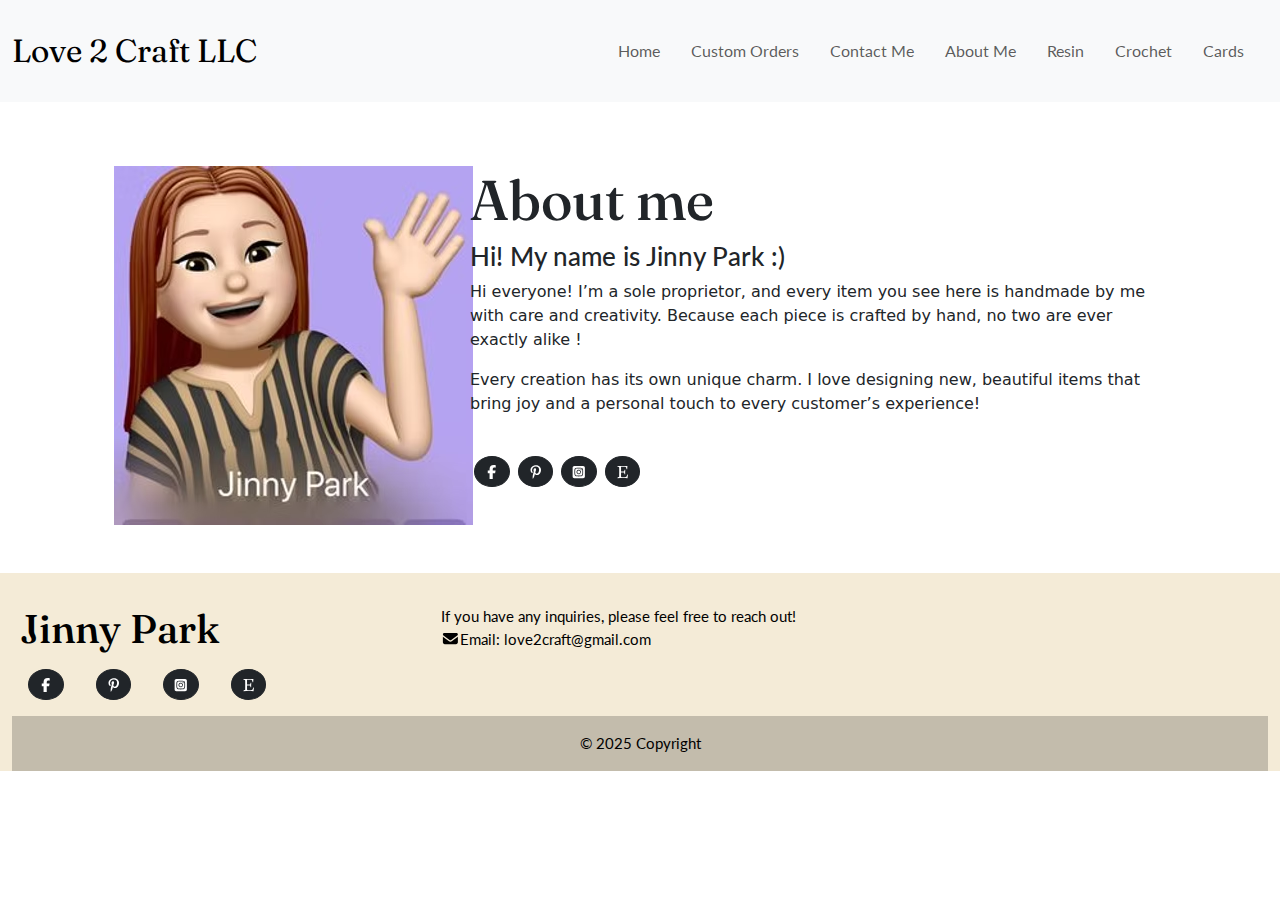
<file: about-me/index.html>
<!DOCTYPE html><html><head><meta charSet="utf-8"/><meta http-equiv="x-ua-compatible" content="ie=edge"/><meta name="viewport" content="width=device-width, initial-scale=1, shrink-to-fit=no"/><meta name="generator" content="Gatsby 5.15.0"/><style data-href="/styles.854bf8da08aa89c28338.css" data-identity="gatsby-global-css">@charset "UTF-8";/*!
 * Bootstrap  v5.3.8 (https://getbootstrap.com/)
 * Copyright 2011-2025 The Bootstrap Authors
 * Licensed under MIT (https://github.com/twbs/bootstrap/blob/main/LICENSE)
 */:root,[data-bs-theme=light]{--bs-blue:#0d6efd;--bs-indigo:#6610f2;--bs-purple:#6f42c1;--bs-pink:#d63384;--bs-red:#dc3545;--bs-orange:#fd7e14;--bs-yellow:#ffc107;--bs-green:#198754;--bs-teal:#20c997;--bs-cyan:#0dcaf0;--bs-black:#000;--bs-white:#fff;--bs-gray:#6c757d;--bs-gray-dark:#343a40;--bs-gray-100:#f8f9fa;--bs-gray-200:#e9ecef;--bs-gray-300:#dee2e6;--bs-gray-400:#ced4da;--bs-gray-500:#adb5bd;--bs-gray-600:#6c757d;--bs-gray-700:#495057;--bs-gray-800:#343a40;--bs-gray-900:#212529;--bs-primary:#0d6efd;--bs-secondary:#6c757d;--bs-success:#198754;--bs-info:#0dcaf0;--bs-warning:#ffc107;--bs-danger:#dc3545;--bs-light:#f8f9fa;--bs-dark:#212529;--bs-primary-rgb:13,110,253;--bs-secondary-rgb:108,117,125;--bs-success-rgb:25,135,84;--bs-info-rgb:13,202,240;--bs-warning-rgb:255,193,7;--bs-danger-rgb:220,53,69;--bs-light-rgb:248,249,250;--bs-dark-rgb:33,37,41;--bs-primary-text-emphasis:#052c65;--bs-secondary-text-emphasis:#2b2f32;--bs-success-text-emphasis:#0a3622;--bs-info-text-emphasis:#055160;--bs-warning-text-emphasis:#664d03;--bs-danger-text-emphasis:#58151c;--bs-light-text-emphasis:#495057;--bs-dark-text-emphasis:#495057;--bs-primary-bg-subtle:#cfe2ff;--bs-secondary-bg-subtle:#e2e3e5;--bs-success-bg-subtle:#d1e7dd;--bs-info-bg-subtle:#cff4fc;--bs-warning-bg-subtle:#fff3cd;--bs-danger-bg-subtle:#f8d7da;--bs-light-bg-subtle:#fcfcfd;--bs-dark-bg-subtle:#ced4da;--bs-primary-border-subtle:#9ec5fe;--bs-secondary-border-subtle:#c4c8cb;--bs-success-border-subtle:#a3cfbb;--bs-info-border-subtle:#9eeaf9;--bs-warning-border-subtle:#ffe69c;--bs-danger-border-subtle:#f1aeb5;--bs-light-border-subtle:#e9ecef;--bs-dark-border-subtle:#adb5bd;--bs-white-rgb:255,255,255;--bs-black-rgb:0,0,0;--bs-font-sans-serif:system-ui,-apple-system,"Segoe UI",Roboto,"Helvetica Neue","Noto Sans","Liberation Sans",Arial,sans-serif,"Apple Color Emoji","Segoe UI Emoji","Segoe UI Symbol","Noto Color Emoji";--bs-font-monospace:SFMono-Regular,Menlo,Monaco,Consolas,"Liberation Mono","Courier New",monospace;--bs-gradient:linear-gradient(180deg,hsla(0,0%,100%,.15),hsla(0,0%,100%,0));--bs-body-font-family:var(--bs-font-sans-serif);--bs-body-font-size:1rem;--bs-body-font-weight:400;--bs-body-line-height:1.5;--bs-body-color:#212529;--bs-body-color-rgb:33,37,41;--bs-body-bg:#fff;--bs-body-bg-rgb:255,255,255;--bs-emphasis-color:#000;--bs-emphasis-color-rgb:0,0,0;--bs-secondary-color:rgba(33,37,41,.75);--bs-secondary-color-rgb:33,37,41;--bs-secondary-bg:#e9ecef;--bs-secondary-bg-rgb:233,236,239;--bs-tertiary-color:rgba(33,37,41,.5);--bs-tertiary-color-rgb:33,37,41;--bs-tertiary-bg:#f8f9fa;--bs-tertiary-bg-rgb:248,249,250;--bs-heading-color:inherit;--bs-link-color:#0d6efd;--bs-link-color-rgb:13,110,253;--bs-link-decoration:underline;--bs-link-hover-color:#0a58ca;--bs-link-hover-color-rgb:10,88,202;--bs-code-color:#d63384;--bs-highlight-color:#212529;--bs-highlight-bg:#fff3cd;--bs-border-width:1px;--bs-border-style:solid;--bs-border-color:#dee2e6;--bs-border-color-translucent:rgba(0,0,0,.175);--bs-border-radius:0.375rem;--bs-border-radius-sm:0.25rem;--bs-border-radius-lg:0.5rem;--bs-border-radius-xl:1rem;--bs-border-radius-xxl:2rem;--bs-border-radius-2xl:var(--bs-border-radius-xxl);--bs-border-radius-pill:50rem;--bs-box-shadow:0 0.5rem 1rem rgba(0,0,0,.15);--bs-box-shadow-sm:0 0.125rem 0.25rem rgba(0,0,0,.075);--bs-box-shadow-lg:0 1rem 3rem rgba(0,0,0,.175);--bs-box-shadow-inset:inset 0 1px 2px rgba(0,0,0,.075);--bs-focus-ring-width:0.25rem;--bs-focus-ring-opacity:0.25;--bs-focus-ring-color:rgba(13,110,253,.25);--bs-form-valid-color:#198754;--bs-form-valid-border-color:#198754;--bs-form-invalid-color:#dc3545;--bs-form-invalid-border-color:#dc3545}[data-bs-theme=dark]{--bs-body-color:#dee2e6;--bs-body-color-rgb:222,226,230;--bs-body-bg:#212529;--bs-body-bg-rgb:33,37,41;--bs-emphasis-color:#fff;--bs-emphasis-color-rgb:255,255,255;--bs-secondary-color:rgba(222,226,230,.75);--bs-secondary-color-rgb:222,226,230;--bs-secondary-bg:#343a40;--bs-secondary-bg-rgb:52,58,64;--bs-tertiary-color:rgba(222,226,230,.5);--bs-tertiary-color-rgb:222,226,230;--bs-tertiary-bg:#2b3035;--bs-tertiary-bg-rgb:43,48,53;--bs-primary-text-emphasis:#6ea8fe;--bs-secondary-text-emphasis:#a7acb1;--bs-success-text-emphasis:#75b798;--bs-info-text-emphasis:#6edff6;--bs-warning-text-emphasis:#ffda6a;--bs-danger-text-emphasis:#ea868f;--bs-light-text-emphasis:#f8f9fa;--bs-dark-text-emphasis:#dee2e6;--bs-primary-bg-subtle:#031633;--bs-secondary-bg-subtle:#161719;--bs-success-bg-subtle:#051b11;--bs-info-bg-subtle:#032830;--bs-warning-bg-subtle:#332701;--bs-danger-bg-subtle:#2c0b0e;--bs-light-bg-subtle:#343a40;--bs-dark-bg-subtle:#1a1d20;--bs-primary-border-subtle:#084298;--bs-secondary-border-subtle:#41464b;--bs-success-border-subtle:#0f5132;--bs-info-border-subtle:#087990;--bs-warning-border-subtle:#997404;--bs-danger-border-subtle:#842029;--bs-light-border-subtle:#495057;--bs-dark-border-subtle:#343a40;--bs-heading-color:inherit;--bs-link-color:#6ea8fe;--bs-link-hover-color:#8bb9fe;--bs-link-color-rgb:110,168,254;--bs-link-hover-color-rgb:139,185,254;--bs-code-color:#e685b5;--bs-highlight-color:#dee2e6;--bs-highlight-bg:#664d03;--bs-border-color:#495057;--bs-border-color-translucent:hsla(0,0%,100%,.15);--bs-form-valid-color:#75b798;--bs-form-valid-border-color:#75b798;--bs-form-invalid-color:#ea868f;--bs-form-invalid-border-color:#ea868f;color-scheme:dark}*,:after,:before{box-sizing:border-box}@media (prefers-reduced-motion:no-preference){:root{scroll-behavior:smooth}}body{-webkit-text-size-adjust:100%;-webkit-tap-highlight-color:transparent;background-color:var(--bs-body-bg);color:var(--bs-body-color);font-family:var(--bs-body-font-family);font-size:var(--bs-body-font-size);font-weight:var(--bs-body-font-weight);line-height:var(--bs-body-line-height);margin:0;text-align:var(--bs-body-text-align)}hr{border:0;border-top:var(--bs-border-width) solid;color:inherit;margin:1rem 0;opacity:.25}.h1,.h2,.h3,.h4,.h5,.h6,h1,h2,h3,h4,h5,h6{color:var(--bs-heading-color);font-weight:500;line-height:1.2;margin-bottom:.5rem;margin-top:0}.h1,h1{font-size:calc(1.375rem + 1.5vw)}@media (min-width:1200px){.h1,h1{font-size:2.5rem}}.h2,h2{font-size:calc(1.325rem + .9vw)}@media (min-width:1200px){.h2,h2{font-size:2rem}}.h3,h3{font-size:calc(1.3rem + .6vw)}@media (min-width:1200px){.h3,h3{font-size:1.75rem}}.h4,h4{font-size:calc(1.275rem + .3vw)}@media (min-width:1200px){.h4,h4{font-size:1.5rem}}.h5,h5{font-size:1.25rem}.h6,h6{font-size:1rem}p{margin-bottom:1rem;margin-top:0}abbr[title]{cursor:help;-webkit-text-decoration:underline dotted;text-decoration:underline dotted;-webkit-text-decoration-skip-ink:none;text-decoration-skip-ink:none}address{font-style:normal;line-height:inherit;margin-bottom:1rem}ol,ul{padding-left:2rem}dl,ol,ul{margin-bottom:1rem;margin-top:0}ol ol,ol ul,ul ol,ul ul{margin-bottom:0}dt{font-weight:700}dd{margin-bottom:.5rem;margin-left:0}blockquote{margin:0 0 1rem}b,strong{font-weight:bolder}.small,small{font-size:.875em}.mark,mark{background-color:var(--bs-highlight-bg);color:var(--bs-highlight-color);padding:.1875em}sub,sup{font-size:.75em;line-height:0;position:relative;vertical-align:baseline}sub{bottom:-.25em}sup{top:-.5em}a{color:rgba(var(--bs-link-color-rgb),var(--bs-link-opacity,1));text-decoration:underline}a:hover{--bs-link-color-rgb:var(--bs-link-hover-color-rgb)}a:not([href]):not([class]),a:not([href]):not([class]):hover{color:inherit;text-decoration:none}code,kbd,pre,samp{font-family:var(--bs-font-monospace);font-size:1em}pre{display:block;font-size:.875em;margin-bottom:1rem;margin-top:0;overflow:auto}pre code{color:inherit;font-size:inherit;word-break:normal}code{word-wrap:break-word;color:var(--bs-code-color);font-size:.875em}a>code{color:inherit}kbd{background-color:var(--bs-body-color);border-radius:.25rem;color:var(--bs-body-bg);font-size:.875em;padding:.1875rem .375rem}kbd kbd{font-size:1em;padding:0}figure{margin:0 0 1rem}img,svg{vertical-align:middle}table{border-collapse:collapse;caption-side:bottom}caption{color:var(--bs-secondary-color);padding-bottom:.5rem;padding-top:.5rem;text-align:left}th{text-align:inherit;text-align:-webkit-match-parent}tbody,td,tfoot,th,thead,tr{border:0 solid;border-color:inherit}label{display:inline-block}button{border-radius:0}button:focus:not(:focus-visible){outline:0}button,input,optgroup,select,textarea{font-family:inherit;font-size:inherit;line-height:inherit;margin:0}button,select{text-transform:none}[role=button]{cursor:pointer}select{word-wrap:normal}select:disabled{opacity:1}[list]:not([type=date]):not([type=datetime-local]):not([type=month]):not([type=week]):not([type=time])::-webkit-calendar-picker-indicator{display:none!important}[type=button],[type=reset],[type=submit],button{-webkit-appearance:button}[type=button]:not(:disabled),[type=reset]:not(:disabled),[type=submit]:not(:disabled),button:not(:disabled){cursor:pointer}::-moz-focus-inner{border-style:none;padding:0}textarea{resize:vertical}fieldset{border:0;margin:0;min-width:0;padding:0}legend{float:left;font-size:calc(1.275rem + .3vw);line-height:inherit;margin-bottom:.5rem;padding:0;width:100%}@media (min-width:1200px){legend{font-size:1.5rem}}legend+*{clear:left}::-webkit-datetime-edit-day-field,::-webkit-datetime-edit-fields-wrapper,::-webkit-datetime-edit-hour-field,::-webkit-datetime-edit-minute,::-webkit-datetime-edit-month-field,::-webkit-datetime-edit-text,::-webkit-datetime-edit-year-field{padding:0}::-webkit-inner-spin-button{height:auto}[type=search]{-webkit-appearance:textfield;outline-offset:-2px}[type=search]::-webkit-search-cancel-button{cursor:pointer;filter:grayscale(1)}::-webkit-search-decoration{-webkit-appearance:none}::-webkit-color-swatch-wrapper{padding:0}::-webkit-file-upload-button{-webkit-appearance:button;font:inherit}::file-selector-button{-webkit-appearance:button;font:inherit}output{display:inline-block}iframe{border:0}summary{cursor:pointer;display:list-item}progress{vertical-align:baseline}[hidden]{display:none!important}.lead{font-size:1.25rem;font-weight:300}.display-1{font-size:calc(1.625rem + 4.5vw);font-weight:300;line-height:1.2}@media (min-width:1200px){.display-1{font-size:5rem}}.display-2{font-size:calc(1.575rem + 3.9vw);font-weight:300;line-height:1.2}@media (min-width:1200px){.display-2{font-size:4.5rem}}.display-3{font-size:calc(1.525rem + 3.3vw);font-weight:300;line-height:1.2}@media (min-width:1200px){.display-3{font-size:4rem}}.display-4{font-size:calc(1.475rem + 2.7vw);font-weight:300;line-height:1.2}@media (min-width:1200px){.display-4{font-size:3.5rem}}.display-5{font-size:calc(1.425rem + 2.1vw);font-weight:300;line-height:1.2}@media (min-width:1200px){.display-5{font-size:3rem}}.display-6{font-size:calc(1.375rem + 1.5vw);font-weight:300;line-height:1.2}@media (min-width:1200px){.display-6{font-size:2.5rem}}.list-inline,.list-unstyled{list-style:none;padding-left:0}.list-inline-item{display:inline-block}.list-inline-item:not(:last-child){margin-right:.5rem}.initialism{font-size:.875em;text-transform:uppercase}.blockquote{font-size:1.25rem;margin-bottom:1rem}.blockquote>:last-child{margin-bottom:0}.blockquote-footer{color:#6c757d;font-size:.875em;margin-bottom:1rem;margin-top:-1rem}.blockquote-footer:before{content:"— "}.img-fluid,.img-thumbnail{height:auto;max-width:100%}.img-thumbnail{background-color:var(--bs-body-bg);border:var(--bs-border-width) solid var(--bs-border-color);border-radius:var(--bs-border-radius);padding:.25rem}.figure{display:inline-block}.figure-img{line-height:1;margin-bottom:.5rem}.figure-caption{color:var(--bs-secondary-color);font-size:.875em}.container,.container-fluid,.container-lg,.container-md,.container-sm,.container-xl,.container-xxl{--bs-gutter-x:1.5rem;--bs-gutter-y:0;margin-left:auto;margin-right:auto;padding-left:calc(var(--bs-gutter-x)*.5);padding-right:calc(var(--bs-gutter-x)*.5);width:100%}@media (min-width:576px){.container,.container-sm{max-width:540px}}@media (min-width:768px){.container,.container-md,.container-sm{max-width:720px}}@media (min-width:992px){.container,.container-lg,.container-md,.container-sm{max-width:960px}}@media (min-width:1200px){.container,.container-lg,.container-md,.container-sm,.container-xl{max-width:1140px}}@media (min-width:1400px){.container,.container-lg,.container-md,.container-sm,.container-xl,.container-xxl{max-width:1320px}}:root{--bs-breakpoint-xs:0;--bs-breakpoint-sm:576px;--bs-breakpoint-md:768px;--bs-breakpoint-lg:992px;--bs-breakpoint-xl:1200px;--bs-breakpoint-xxl:1400px}.row{--bs-gutter-x:1.5rem;--bs-gutter-y:0;display:flex;flex-wrap:wrap;margin-left:calc(var(--bs-gutter-x)*-.5);margin-right:calc(var(--bs-gutter-x)*-.5);margin-top:calc(var(--bs-gutter-y)*-1)}.row>*{flex-shrink:0;margin-top:var(--bs-gutter-y);max-width:100%;padding-left:calc(var(--bs-gutter-x)*.5);padding-right:calc(var(--bs-gutter-x)*.5);width:100%}.col{flex:1 0}.row-cols-auto>*{flex:0 0 auto;width:auto}.row-cols-1>*{flex:0 0 auto;width:100%}.row-cols-2>*{flex:0 0 auto;width:50%}.row-cols-3>*{flex:0 0 auto;width:33.33333333%}.row-cols-4>*{flex:0 0 auto;width:25%}.row-cols-5>*{flex:0 0 auto;width:20%}.row-cols-6>*{flex:0 0 auto;width:16.66666667%}.col-auto{flex:0 0 auto;width:auto}.col-1{flex:0 0 auto;width:8.33333333%}.col-2{flex:0 0 auto;width:16.66666667%}.col-3{flex:0 0 auto;width:25%}.col-4{flex:0 0 auto;width:33.33333333%}.col-5{flex:0 0 auto;width:41.66666667%}.col-6{flex:0 0 auto;width:50%}.col-7{flex:0 0 auto;width:58.33333333%}.col-8{flex:0 0 auto;width:66.66666667%}.col-9{flex:0 0 auto;width:75%}.col-10{flex:0 0 auto;width:83.33333333%}.col-11{flex:0 0 auto;width:91.66666667%}.col-12{flex:0 0 auto;width:100%}.offset-1{margin-left:8.33333333%}.offset-2{margin-left:16.66666667%}.offset-3{margin-left:25%}.offset-4{margin-left:33.33333333%}.offset-5{margin-left:41.66666667%}.offset-6{margin-left:50%}.offset-7{margin-left:58.33333333%}.offset-8{margin-left:66.66666667%}.offset-9{margin-left:75%}.offset-10{margin-left:83.33333333%}.offset-11{margin-left:91.66666667%}.g-0,.gx-0{--bs-gutter-x:0}.g-0,.gy-0{--bs-gutter-y:0}.g-1,.gx-1{--bs-gutter-x:0.25rem}.g-1,.gy-1{--bs-gutter-y:0.25rem}.g-2,.gx-2{--bs-gutter-x:0.5rem}.g-2,.gy-2{--bs-gutter-y:0.5rem}.g-3,.gx-3{--bs-gutter-x:1rem}.g-3,.gy-3{--bs-gutter-y:1rem}.g-4,.gx-4{--bs-gutter-x:1.5rem}.g-4,.gy-4{--bs-gutter-y:1.5rem}.g-5,.gx-5{--bs-gutter-x:3rem}.g-5,.gy-5{--bs-gutter-y:3rem}@media (min-width:576px){.col-sm{flex:1 0}.row-cols-sm-auto>*{flex:0 0 auto;width:auto}.row-cols-sm-1>*{flex:0 0 auto;width:100%}.row-cols-sm-2>*{flex:0 0 auto;width:50%}.row-cols-sm-3>*{flex:0 0 auto;width:33.33333333%}.row-cols-sm-4>*{flex:0 0 auto;width:25%}.row-cols-sm-5>*{flex:0 0 auto;width:20%}.row-cols-sm-6>*{flex:0 0 auto;width:16.66666667%}.col-sm-auto{flex:0 0 auto;width:auto}.col-sm-1{flex:0 0 auto;width:8.33333333%}.col-sm-2{flex:0 0 auto;width:16.66666667%}.col-sm-3{flex:0 0 auto;width:25%}.col-sm-4{flex:0 0 auto;width:33.33333333%}.col-sm-5{flex:0 0 auto;width:41.66666667%}.col-sm-6{flex:0 0 auto;width:50%}.col-sm-7{flex:0 0 auto;width:58.33333333%}.col-sm-8{flex:0 0 auto;width:66.66666667%}.col-sm-9{flex:0 0 auto;width:75%}.col-sm-10{flex:0 0 auto;width:83.33333333%}.col-sm-11{flex:0 0 auto;width:91.66666667%}.col-sm-12{flex:0 0 auto;width:100%}.offset-sm-0{margin-left:0}.offset-sm-1{margin-left:8.33333333%}.offset-sm-2{margin-left:16.66666667%}.offset-sm-3{margin-left:25%}.offset-sm-4{margin-left:33.33333333%}.offset-sm-5{margin-left:41.66666667%}.offset-sm-6{margin-left:50%}.offset-sm-7{margin-left:58.33333333%}.offset-sm-8{margin-left:66.66666667%}.offset-sm-9{margin-left:75%}.offset-sm-10{margin-left:83.33333333%}.offset-sm-11{margin-left:91.66666667%}.g-sm-0,.gx-sm-0{--bs-gutter-x:0}.g-sm-0,.gy-sm-0{--bs-gutter-y:0}.g-sm-1,.gx-sm-1{--bs-gutter-x:0.25rem}.g-sm-1,.gy-sm-1{--bs-gutter-y:0.25rem}.g-sm-2,.gx-sm-2{--bs-gutter-x:0.5rem}.g-sm-2,.gy-sm-2{--bs-gutter-y:0.5rem}.g-sm-3,.gx-sm-3{--bs-gutter-x:1rem}.g-sm-3,.gy-sm-3{--bs-gutter-y:1rem}.g-sm-4,.gx-sm-4{--bs-gutter-x:1.5rem}.g-sm-4,.gy-sm-4{--bs-gutter-y:1.5rem}.g-sm-5,.gx-sm-5{--bs-gutter-x:3rem}.g-sm-5,.gy-sm-5{--bs-gutter-y:3rem}}@media (min-width:768px){.col-md{flex:1 0}.row-cols-md-auto>*{flex:0 0 auto;width:auto}.row-cols-md-1>*{flex:0 0 auto;width:100%}.row-cols-md-2>*{flex:0 0 auto;width:50%}.row-cols-md-3>*{flex:0 0 auto;width:33.33333333%}.row-cols-md-4>*{flex:0 0 auto;width:25%}.row-cols-md-5>*{flex:0 0 auto;width:20%}.row-cols-md-6>*{flex:0 0 auto;width:16.66666667%}.col-md-auto{flex:0 0 auto;width:auto}.col-md-1{flex:0 0 auto;width:8.33333333%}.col-md-2{flex:0 0 auto;width:16.66666667%}.col-md-3{flex:0 0 auto;width:25%}.col-md-4{flex:0 0 auto;width:33.33333333%}.col-md-5{flex:0 0 auto;width:41.66666667%}.col-md-6{flex:0 0 auto;width:50%}.col-md-7{flex:0 0 auto;width:58.33333333%}.col-md-8{flex:0 0 auto;width:66.66666667%}.col-md-9{flex:0 0 auto;width:75%}.col-md-10{flex:0 0 auto;width:83.33333333%}.col-md-11{flex:0 0 auto;width:91.66666667%}.col-md-12{flex:0 0 auto;width:100%}.offset-md-0{margin-left:0}.offset-md-1{margin-left:8.33333333%}.offset-md-2{margin-left:16.66666667%}.offset-md-3{margin-left:25%}.offset-md-4{margin-left:33.33333333%}.offset-md-5{margin-left:41.66666667%}.offset-md-6{margin-left:50%}.offset-md-7{margin-left:58.33333333%}.offset-md-8{margin-left:66.66666667%}.offset-md-9{margin-left:75%}.offset-md-10{margin-left:83.33333333%}.offset-md-11{margin-left:91.66666667%}.g-md-0,.gx-md-0{--bs-gutter-x:0}.g-md-0,.gy-md-0{--bs-gutter-y:0}.g-md-1,.gx-md-1{--bs-gutter-x:0.25rem}.g-md-1,.gy-md-1{--bs-gutter-y:0.25rem}.g-md-2,.gx-md-2{--bs-gutter-x:0.5rem}.g-md-2,.gy-md-2{--bs-gutter-y:0.5rem}.g-md-3,.gx-md-3{--bs-gutter-x:1rem}.g-md-3,.gy-md-3{--bs-gutter-y:1rem}.g-md-4,.gx-md-4{--bs-gutter-x:1.5rem}.g-md-4,.gy-md-4{--bs-gutter-y:1.5rem}.g-md-5,.gx-md-5{--bs-gutter-x:3rem}.g-md-5,.gy-md-5{--bs-gutter-y:3rem}}@media (min-width:992px){.col-lg{flex:1 0}.row-cols-lg-auto>*{flex:0 0 auto;width:auto}.row-cols-lg-1>*{flex:0 0 auto;width:100%}.row-cols-lg-2>*{flex:0 0 auto;width:50%}.row-cols-lg-3>*{flex:0 0 auto;width:33.33333333%}.row-cols-lg-4>*{flex:0 0 auto;width:25%}.row-cols-lg-5>*{flex:0 0 auto;width:20%}.row-cols-lg-6>*{flex:0 0 auto;width:16.66666667%}.col-lg-auto{flex:0 0 auto;width:auto}.col-lg-1{flex:0 0 auto;width:8.33333333%}.col-lg-2{flex:0 0 auto;width:16.66666667%}.col-lg-3{flex:0 0 auto;width:25%}.col-lg-4{flex:0 0 auto;width:33.33333333%}.col-lg-5{flex:0 0 auto;width:41.66666667%}.col-lg-6{flex:0 0 auto;width:50%}.col-lg-7{flex:0 0 auto;width:58.33333333%}.col-lg-8{flex:0 0 auto;width:66.66666667%}.col-lg-9{flex:0 0 auto;width:75%}.col-lg-10{flex:0 0 auto;width:83.33333333%}.col-lg-11{flex:0 0 auto;width:91.66666667%}.col-lg-12{flex:0 0 auto;width:100%}.offset-lg-0{margin-left:0}.offset-lg-1{margin-left:8.33333333%}.offset-lg-2{margin-left:16.66666667%}.offset-lg-3{margin-left:25%}.offset-lg-4{margin-left:33.33333333%}.offset-lg-5{margin-left:41.66666667%}.offset-lg-6{margin-left:50%}.offset-lg-7{margin-left:58.33333333%}.offset-lg-8{margin-left:66.66666667%}.offset-lg-9{margin-left:75%}.offset-lg-10{margin-left:83.33333333%}.offset-lg-11{margin-left:91.66666667%}.g-lg-0,.gx-lg-0{--bs-gutter-x:0}.g-lg-0,.gy-lg-0{--bs-gutter-y:0}.g-lg-1,.gx-lg-1{--bs-gutter-x:0.25rem}.g-lg-1,.gy-lg-1{--bs-gutter-y:0.25rem}.g-lg-2,.gx-lg-2{--bs-gutter-x:0.5rem}.g-lg-2,.gy-lg-2{--bs-gutter-y:0.5rem}.g-lg-3,.gx-lg-3{--bs-gutter-x:1rem}.g-lg-3,.gy-lg-3{--bs-gutter-y:1rem}.g-lg-4,.gx-lg-4{--bs-gutter-x:1.5rem}.g-lg-4,.gy-lg-4{--bs-gutter-y:1.5rem}.g-lg-5,.gx-lg-5{--bs-gutter-x:3rem}.g-lg-5,.gy-lg-5{--bs-gutter-y:3rem}}@media (min-width:1200px){.col-xl{flex:1 0}.row-cols-xl-auto>*{flex:0 0 auto;width:auto}.row-cols-xl-1>*{flex:0 0 auto;width:100%}.row-cols-xl-2>*{flex:0 0 auto;width:50%}.row-cols-xl-3>*{flex:0 0 auto;width:33.33333333%}.row-cols-xl-4>*{flex:0 0 auto;width:25%}.row-cols-xl-5>*{flex:0 0 auto;width:20%}.row-cols-xl-6>*{flex:0 0 auto;width:16.66666667%}.col-xl-auto{flex:0 0 auto;width:auto}.col-xl-1{flex:0 0 auto;width:8.33333333%}.col-xl-2{flex:0 0 auto;width:16.66666667%}.col-xl-3{flex:0 0 auto;width:25%}.col-xl-4{flex:0 0 auto;width:33.33333333%}.col-xl-5{flex:0 0 auto;width:41.66666667%}.col-xl-6{flex:0 0 auto;width:50%}.col-xl-7{flex:0 0 auto;width:58.33333333%}.col-xl-8{flex:0 0 auto;width:66.66666667%}.col-xl-9{flex:0 0 auto;width:75%}.col-xl-10{flex:0 0 auto;width:83.33333333%}.col-xl-11{flex:0 0 auto;width:91.66666667%}.col-xl-12{flex:0 0 auto;width:100%}.offset-xl-0{margin-left:0}.offset-xl-1{margin-left:8.33333333%}.offset-xl-2{margin-left:16.66666667%}.offset-xl-3{margin-left:25%}.offset-xl-4{margin-left:33.33333333%}.offset-xl-5{margin-left:41.66666667%}.offset-xl-6{margin-left:50%}.offset-xl-7{margin-left:58.33333333%}.offset-xl-8{margin-left:66.66666667%}.offset-xl-9{margin-left:75%}.offset-xl-10{margin-left:83.33333333%}.offset-xl-11{margin-left:91.66666667%}.g-xl-0,.gx-xl-0{--bs-gutter-x:0}.g-xl-0,.gy-xl-0{--bs-gutter-y:0}.g-xl-1,.gx-xl-1{--bs-gutter-x:0.25rem}.g-xl-1,.gy-xl-1{--bs-gutter-y:0.25rem}.g-xl-2,.gx-xl-2{--bs-gutter-x:0.5rem}.g-xl-2,.gy-xl-2{--bs-gutter-y:0.5rem}.g-xl-3,.gx-xl-3{--bs-gutter-x:1rem}.g-xl-3,.gy-xl-3{--bs-gutter-y:1rem}.g-xl-4,.gx-xl-4{--bs-gutter-x:1.5rem}.g-xl-4,.gy-xl-4{--bs-gutter-y:1.5rem}.g-xl-5,.gx-xl-5{--bs-gutter-x:3rem}.g-xl-5,.gy-xl-5{--bs-gutter-y:3rem}}@media (min-width:1400px){.col-xxl{flex:1 0}.row-cols-xxl-auto>*{flex:0 0 auto;width:auto}.row-cols-xxl-1>*{flex:0 0 auto;width:100%}.row-cols-xxl-2>*{flex:0 0 auto;width:50%}.row-cols-xxl-3>*{flex:0 0 auto;width:33.33333333%}.row-cols-xxl-4>*{flex:0 0 auto;width:25%}.row-cols-xxl-5>*{flex:0 0 auto;width:20%}.row-cols-xxl-6>*{flex:0 0 auto;width:16.66666667%}.col-xxl-auto{flex:0 0 auto;width:auto}.col-xxl-1{flex:0 0 auto;width:8.33333333%}.col-xxl-2{flex:0 0 auto;width:16.66666667%}.col-xxl-3{flex:0 0 auto;width:25%}.col-xxl-4{flex:0 0 auto;width:33.33333333%}.col-xxl-5{flex:0 0 auto;width:41.66666667%}.col-xxl-6{flex:0 0 auto;width:50%}.col-xxl-7{flex:0 0 auto;width:58.33333333%}.col-xxl-8{flex:0 0 auto;width:66.66666667%}.col-xxl-9{flex:0 0 auto;width:75%}.col-xxl-10{flex:0 0 auto;width:83.33333333%}.col-xxl-11{flex:0 0 auto;width:91.66666667%}.col-xxl-12{flex:0 0 auto;width:100%}.offset-xxl-0{margin-left:0}.offset-xxl-1{margin-left:8.33333333%}.offset-xxl-2{margin-left:16.66666667%}.offset-xxl-3{margin-left:25%}.offset-xxl-4{margin-left:33.33333333%}.offset-xxl-5{margin-left:41.66666667%}.offset-xxl-6{margin-left:50%}.offset-xxl-7{margin-left:58.33333333%}.offset-xxl-8{margin-left:66.66666667%}.offset-xxl-9{margin-left:75%}.offset-xxl-10{margin-left:83.33333333%}.offset-xxl-11{margin-left:91.66666667%}.g-xxl-0,.gx-xxl-0{--bs-gutter-x:0}.g-xxl-0,.gy-xxl-0{--bs-gutter-y:0}.g-xxl-1,.gx-xxl-1{--bs-gutter-x:0.25rem}.g-xxl-1,.gy-xxl-1{--bs-gutter-y:0.25rem}.g-xxl-2,.gx-xxl-2{--bs-gutter-x:0.5rem}.g-xxl-2,.gy-xxl-2{--bs-gutter-y:0.5rem}.g-xxl-3,.gx-xxl-3{--bs-gutter-x:1rem}.g-xxl-3,.gy-xxl-3{--bs-gutter-y:1rem}.g-xxl-4,.gx-xxl-4{--bs-gutter-x:1.5rem}.g-xxl-4,.gy-xxl-4{--bs-gutter-y:1.5rem}.g-xxl-5,.gx-xxl-5{--bs-gutter-x:3rem}.g-xxl-5,.gy-xxl-5{--bs-gutter-y:3rem}}.table{--bs-table-color-type:initial;--bs-table-bg-type:initial;--bs-table-color-state:initial;--bs-table-bg-state:initial;--bs-table-color:var(--bs-emphasis-color);--bs-table-bg:var(--bs-body-bg);--bs-table-border-color:var(--bs-border-color);--bs-table-accent-bg:transparent;--bs-table-striped-color:var(--bs-emphasis-color);--bs-table-striped-bg:rgba(var(--bs-emphasis-color-rgb),0.05);--bs-table-active-color:var(--bs-emphasis-color);--bs-table-active-bg:rgba(var(--bs-emphasis-color-rgb),0.1);--bs-table-hover-color:var(--bs-emphasis-color);--bs-table-hover-bg:rgba(var(--bs-emphasis-color-rgb),0.075);border-color:var(--bs-table-border-color);margin-bottom:1rem;vertical-align:top;width:100%}.table>:not(caption)>*>*{background-color:var(--bs-table-bg);border-bottom-width:var(--bs-border-width);box-shadow:inset 0 0 0 9999px var(--bs-table-bg-state,var(--bs-table-bg-type,var(--bs-table-accent-bg)));color:var(--bs-table-color-state,var(--bs-table-color-type,var(--bs-table-color)));padding:.5rem}.table>tbody{vertical-align:inherit}.table>thead{vertical-align:bottom}.table-group-divider{border-top:calc(var(--bs-border-width)*2) solid}.caption-top{caption-side:top}.table-sm>:not(caption)>*>*{padding:.25rem}.table-bordered>:not(caption)>*{border-width:var(--bs-border-width) 0}.table-bordered>:not(caption)>*>*{border-width:0 var(--bs-border-width)}.table-borderless>:not(caption)>*>*{border-bottom-width:0}.table-borderless>:not(:first-child){border-top-width:0}.table-striped-columns>:not(caption)>tr>:nth-child(2n),.table-striped>tbody>tr:nth-of-type(odd)>*{--bs-table-color-type:var(--bs-table-striped-color);--bs-table-bg-type:var(--bs-table-striped-bg)}.table-active{--bs-table-color-state:var(--bs-table-active-color);--bs-table-bg-state:var(--bs-table-active-bg)}.table-hover>tbody>tr:hover>*{--bs-table-color-state:var(--bs-table-hover-color);--bs-table-bg-state:var(--bs-table-hover-bg)}.table-primary{--bs-table-color:#000;--bs-table-bg:#cfe2ff;--bs-table-border-color:#a6b5cc;--bs-table-striped-bg:#c5d7f2;--bs-table-striped-color:#000;--bs-table-active-bg:#bacbe6;--bs-table-active-color:#000;--bs-table-hover-bg:#bfd1ec;--bs-table-hover-color:#000}.table-primary,.table-secondary{border-color:var(--bs-table-border-color);color:var(--bs-table-color)}.table-secondary{--bs-table-color:#000;--bs-table-bg:#e2e3e5;--bs-table-border-color:#b5b6b7;--bs-table-striped-bg:#d7d8da;--bs-table-striped-color:#000;--bs-table-active-bg:#cbccce;--bs-table-active-color:#000;--bs-table-hover-bg:#d1d2d4;--bs-table-hover-color:#000}.table-success{--bs-table-color:#000;--bs-table-bg:#d1e7dd;--bs-table-border-color:#a7b9b1;--bs-table-striped-bg:#c7dbd2;--bs-table-striped-color:#000;--bs-table-active-bg:#bcd0c7;--bs-table-active-color:#000;--bs-table-hover-bg:#c1d6cc;--bs-table-hover-color:#000}.table-info,.table-success{border-color:var(--bs-table-border-color);color:var(--bs-table-color)}.table-info{--bs-table-color:#000;--bs-table-bg:#cff4fc;--bs-table-border-color:#a6c3ca;--bs-table-striped-bg:#c5e8ef;--bs-table-striped-color:#000;--bs-table-active-bg:#badce3;--bs-table-active-color:#000;--bs-table-hover-bg:#bfe2e9;--bs-table-hover-color:#000}.table-warning{--bs-table-color:#000;--bs-table-bg:#fff3cd;--bs-table-border-color:#ccc2a4;--bs-table-striped-bg:#f2e7c3;--bs-table-striped-color:#000;--bs-table-active-bg:#e6dbb9;--bs-table-active-color:#000;--bs-table-hover-bg:#ece1be;--bs-table-hover-color:#000}.table-danger,.table-warning{border-color:var(--bs-table-border-color);color:var(--bs-table-color)}.table-danger{--bs-table-color:#000;--bs-table-bg:#f8d7da;--bs-table-border-color:#c6acae;--bs-table-striped-bg:#eccccf;--bs-table-striped-color:#000;--bs-table-active-bg:#dfc2c4;--bs-table-active-color:#000;--bs-table-hover-bg:#e5c7ca;--bs-table-hover-color:#000}.table-light{--bs-table-color:#000;--bs-table-bg:#f8f9fa;--bs-table-border-color:#c6c7c8;--bs-table-striped-bg:#ecedee;--bs-table-striped-color:#000;--bs-table-active-bg:#dfe0e1;--bs-table-active-color:#000;--bs-table-hover-bg:#e5e6e7;--bs-table-hover-color:#000}.table-dark,.table-light{border-color:var(--bs-table-border-color);color:var(--bs-table-color)}.table-dark{--bs-table-color:#fff;--bs-table-bg:#212529;--bs-table-border-color:#4d5154;--bs-table-striped-bg:#2c3034;--bs-table-striped-color:#fff;--bs-table-active-bg:#373b3e;--bs-table-active-color:#fff;--bs-table-hover-bg:#323539;--bs-table-hover-color:#fff}.table-responsive{-webkit-overflow-scrolling:touch;overflow-x:auto}@media (max-width:575.98px){.table-responsive-sm{-webkit-overflow-scrolling:touch;overflow-x:auto}}@media (max-width:767.98px){.table-responsive-md{-webkit-overflow-scrolling:touch;overflow-x:auto}}@media (max-width:991.98px){.table-responsive-lg{-webkit-overflow-scrolling:touch;overflow-x:auto}}@media (max-width:1199.98px){.table-responsive-xl{-webkit-overflow-scrolling:touch;overflow-x:auto}}@media (max-width:1399.98px){.table-responsive-xxl{-webkit-overflow-scrolling:touch;overflow-x:auto}}.form-label{margin-bottom:.5rem}.col-form-label{font-size:inherit;line-height:1.5;margin-bottom:0;padding-bottom:calc(.375rem + var(--bs-border-width));padding-top:calc(.375rem + var(--bs-border-width))}.col-form-label-lg{font-size:1.25rem;padding-bottom:calc(.5rem + var(--bs-border-width));padding-top:calc(.5rem + var(--bs-border-width))}.col-form-label-sm{font-size:.875rem;padding-bottom:calc(.25rem + var(--bs-border-width));padding-top:calc(.25rem + var(--bs-border-width))}.form-text{color:var(--bs-secondary-color);font-size:.875em;margin-top:.25rem}.form-control{-webkit-appearance:none;appearance:none;background-clip:padding-box;background-color:var(--bs-body-bg);border:var(--bs-border-width) solid var(--bs-border-color);border-radius:var(--bs-border-radius);color:var(--bs-body-color);display:block;font-size:1rem;font-weight:400;line-height:1.5;padding:.375rem .75rem;transition:border-color .15s ease-in-out,box-shadow .15s ease-in-out;width:100%}@media (prefers-reduced-motion:reduce){.form-control{transition:none}}.form-control[type=file]{overflow:hidden}.form-control[type=file]:not(:disabled):not([readonly]){cursor:pointer}.form-control:focus{background-color:var(--bs-body-bg);border-color:#86b7fe;box-shadow:0 0 0 .25rem rgba(13,110,253,.25);color:var(--bs-body-color);outline:0}.form-control::-webkit-date-and-time-value{height:1.5em;margin:0;min-width:85px}.form-control::-webkit-datetime-edit{display:block;padding:0}.form-control::placeholder{color:var(--bs-secondary-color);opacity:1}.form-control:disabled{background-color:var(--bs-secondary-bg);opacity:1}.form-control::-webkit-file-upload-button{-webkit-margin-end:.75rem;background-color:var(--bs-tertiary-bg);border:0 solid;border-color:inherit;border-inline-end-width:var(--bs-border-width);border-radius:0;color:var(--bs-body-color);margin:-.375rem -.75rem;margin-inline-end:.75rem;padding:.375rem .75rem;pointer-events:none;-webkit-transition:color .15s ease-in-out,background-color .15s ease-in-out,border-color .15s ease-in-out,box-shadow .15s ease-in-out;transition:color .15s ease-in-out,background-color .15s ease-in-out,border-color .15s ease-in-out,box-shadow .15s ease-in-out}.form-control::file-selector-button{-webkit-margin-end:.75rem;background-color:var(--bs-tertiary-bg);border:0 solid;border-color:inherit;border-inline-end-width:var(--bs-border-width);border-radius:0;color:var(--bs-body-color);margin:-.375rem -.75rem;margin-inline-end:.75rem;padding:.375rem .75rem;pointer-events:none;transition:color .15s ease-in-out,background-color .15s ease-in-out,border-color .15s ease-in-out,box-shadow .15s ease-in-out}@media (prefers-reduced-motion:reduce){.form-control::-webkit-file-upload-button{-webkit-transition:none;transition:none}.form-control::file-selector-button{transition:none}}.form-control:hover:not(:disabled):not([readonly])::-webkit-file-upload-button{background-color:var(--bs-secondary-bg)}.form-control:hover:not(:disabled):not([readonly])::file-selector-button{background-color:var(--bs-secondary-bg)}.form-control-plaintext{background-color:transparent;border:solid transparent;border-width:var(--bs-border-width) 0;color:var(--bs-body-color);display:block;line-height:1.5;margin-bottom:0;padding:.375rem 0;width:100%}.form-control-plaintext:focus{outline:0}.form-control-plaintext.form-control-lg,.form-control-plaintext.form-control-sm{padding-left:0;padding-right:0}.form-control-sm{border-radius:var(--bs-border-radius-sm);font-size:.875rem;min-height:calc(1.5em + .5rem + var(--bs-border-width)*2);padding:.25rem .5rem}.form-control-sm::-webkit-file-upload-button{-webkit-margin-end:.5rem;margin:-.25rem -.5rem;margin-inline-end:.5rem;padding:.25rem .5rem}.form-control-sm::file-selector-button{-webkit-margin-end:.5rem;margin:-.25rem -.5rem;margin-inline-end:.5rem;padding:.25rem .5rem}.form-control-lg{border-radius:var(--bs-border-radius-lg);font-size:1.25rem;min-height:calc(1.5em + 1rem + var(--bs-border-width)*2);padding:.5rem 1rem}.form-control-lg::-webkit-file-upload-button{-webkit-margin-end:1rem;margin:-.5rem -1rem;margin-inline-end:1rem;padding:.5rem 1rem}.form-control-lg::file-selector-button{-webkit-margin-end:1rem;margin:-.5rem -1rem;margin-inline-end:1rem;padding:.5rem 1rem}textarea.form-control{min-height:calc(1.5em + .75rem + var(--bs-border-width)*2)}textarea.form-control-sm{min-height:calc(1.5em + .5rem + var(--bs-border-width)*2)}textarea.form-control-lg{min-height:calc(1.5em + 1rem + var(--bs-border-width)*2)}.form-control-color{height:calc(1.5em + .75rem + var(--bs-border-width)*2);padding:.375rem;width:3rem}.form-control-color:not(:disabled):not([readonly]){cursor:pointer}.form-control-color::-moz-color-swatch{border:0!important;border-radius:var(--bs-border-radius)}.form-control-color::-webkit-color-swatch{border:0!important;border-radius:var(--bs-border-radius)}.form-control-color.form-control-sm{height:calc(1.5em + .5rem + var(--bs-border-width)*2)}.form-control-color.form-control-lg{height:calc(1.5em + 1rem + var(--bs-border-width)*2)}.form-select{--bs-form-select-bg-img:url("data:image/svg+xml;charset=utf-8,%3Csvg xmlns='http://www.w3.org/2000/svg' viewBox='0 0 16 16'%3E%3Cpath fill='none' stroke='%23343a40' stroke-linecap='round' stroke-linejoin='round' stroke-width='2' d='m2 5 6 6 6-6'/%3E%3C/svg%3E");-webkit-appearance:none;appearance:none;background-color:var(--bs-body-bg);background-image:var(--bs-form-select-bg-img),var(--bs-form-select-bg-icon,none);background-position:right .75rem center;background-repeat:no-repeat;background-size:16px 12px;border:var(--bs-border-width) solid var(--bs-border-color);border-radius:var(--bs-border-radius);color:var(--bs-body-color);display:block;font-size:1rem;font-weight:400;line-height:1.5;padding:.375rem 2.25rem .375rem .75rem;transition:border-color .15s ease-in-out,box-shadow .15s ease-in-out;width:100%}@media (prefers-reduced-motion:reduce){.form-select{transition:none}}.form-select:focus{border-color:#86b7fe;box-shadow:0 0 0 .25rem rgba(13,110,253,.25);outline:0}.form-select[multiple],.form-select[size]:not([size="1"]){background-image:none;padding-right:.75rem}.form-select:disabled{background-color:var(--bs-secondary-bg)}.form-select:-moz-focusring{color:transparent;text-shadow:0 0 0 var(--bs-body-color)}.form-select-sm{border-radius:var(--bs-border-radius-sm);font-size:.875rem;padding-bottom:.25rem;padding-left:.5rem;padding-top:.25rem}.form-select-lg{border-radius:var(--bs-border-radius-lg);font-size:1.25rem;padding-bottom:.5rem;padding-left:1rem;padding-top:.5rem}[data-bs-theme=dark] .form-select{--bs-form-select-bg-img:url("data:image/svg+xml;charset=utf-8,%3Csvg xmlns='http://www.w3.org/2000/svg' viewBox='0 0 16 16'%3E%3Cpath fill='none' stroke='%23dee2e6' stroke-linecap='round' stroke-linejoin='round' stroke-width='2' d='m2 5 6 6 6-6'/%3E%3C/svg%3E")}.form-check{display:block;margin-bottom:.125rem;min-height:1.5rem;padding-left:1.5em}.form-check .form-check-input{float:left;margin-left:-1.5em}.form-check-reverse{padding-left:0;padding-right:1.5em;text-align:right}.form-check-reverse .form-check-input{float:right;margin-left:0;margin-right:-1.5em}.form-check-input{--bs-form-check-bg:var(--bs-body-bg);-webkit-appearance:none;appearance:none;background-color:var(--bs-form-check-bg);background-image:var(--bs-form-check-bg-image);background-position:50%;background-repeat:no-repeat;background-size:contain;border:var(--bs-border-width) solid var(--bs-border-color);flex-shrink:0;height:1em;margin-top:.25em;-webkit-print-color-adjust:exact;print-color-adjust:exact;vertical-align:top;width:1em}.form-check-input[type=checkbox]{border-radius:.25em}.form-check-input[type=radio]{border-radius:50%}.form-check-input:active{filter:brightness(90%)}.form-check-input:focus{border-color:#86b7fe;box-shadow:0 0 0 .25rem rgba(13,110,253,.25);outline:0}.form-check-input:checked{background-color:#0d6efd;border-color:#0d6efd}.form-check-input:checked[type=checkbox]{--bs-form-check-bg-image:url("data:image/svg+xml;charset=utf-8,%3Csvg xmlns='http://www.w3.org/2000/svg' viewBox='0 0 20 20'%3E%3Cpath fill='none' stroke='%23fff' stroke-linecap='round' stroke-linejoin='round' stroke-width='3' d='m6 10 3 3 6-6'/%3E%3C/svg%3E")}.form-check-input:checked[type=radio]{--bs-form-check-bg-image:url("data:image/svg+xml;charset=utf-8,%3Csvg xmlns='http://www.w3.org/2000/svg' viewBox='-4 -4 8 8'%3E%3Ccircle r='2' fill='%23fff'/%3E%3C/svg%3E")}.form-check-input[type=checkbox]:indeterminate{--bs-form-check-bg-image:url("data:image/svg+xml;charset=utf-8,%3Csvg xmlns='http://www.w3.org/2000/svg' viewBox='0 0 20 20'%3E%3Cpath fill='none' stroke='%23fff' stroke-linecap='round' stroke-linejoin='round' stroke-width='3' d='M6 10h8'/%3E%3C/svg%3E");background-color:#0d6efd;border-color:#0d6efd}.form-check-input:disabled{filter:none;opacity:.5;pointer-events:none}.form-check-input:disabled~.form-check-label,.form-check-input[disabled]~.form-check-label{cursor:default;opacity:.5}.form-switch{padding-left:2.5em}.form-switch .form-check-input{--bs-form-switch-bg:url("data:image/svg+xml;charset=utf-8,%3Csvg xmlns='http://www.w3.org/2000/svg' viewBox='-4 -4 8 8'%3E%3Ccircle r='3' fill='rgba(0, 0, 0, 0.25)'/%3E%3C/svg%3E");background-image:var(--bs-form-switch-bg);background-position:0;border-radius:2em;margin-left:-2.5em;transition:background-position .15s ease-in-out;width:2em}@media (prefers-reduced-motion:reduce){.form-switch .form-check-input{transition:none}}.form-switch .form-check-input:focus{--bs-form-switch-bg:url("data:image/svg+xml;charset=utf-8,%3Csvg xmlns='http://www.w3.org/2000/svg' viewBox='-4 -4 8 8'%3E%3Ccircle r='3' fill='%2386b7fe'/%3E%3C/svg%3E")}.form-switch .form-check-input:checked{--bs-form-switch-bg:url("data:image/svg+xml;charset=utf-8,%3Csvg xmlns='http://www.w3.org/2000/svg' viewBox='-4 -4 8 8'%3E%3Ccircle r='3' fill='%23fff'/%3E%3C/svg%3E");background-position:100%}.form-switch.form-check-reverse{padding-left:0;padding-right:2.5em}.form-switch.form-check-reverse .form-check-input{margin-left:0;margin-right:-2.5em}.form-check-inline{display:inline-block;margin-right:1rem}.btn-check{clip:rect(0,0,0,0);pointer-events:none;position:absolute}.btn-check:disabled+.btn,.btn-check[disabled]+.btn{filter:none;opacity:.65;pointer-events:none}[data-bs-theme=dark] .form-switch .form-check-input:not(:checked):not(:focus){--bs-form-switch-bg:url("data:image/svg+xml;charset=utf-8,%3Csvg xmlns='http://www.w3.org/2000/svg' viewBox='-4 -4 8 8'%3E%3Ccircle r='3' fill='rgba(255, 255, 255, 0.25)'/%3E%3C/svg%3E")}.form-range{-webkit-appearance:none;appearance:none;background-color:transparent;height:1.5rem;padding:0;width:100%}.form-range:focus{outline:0}.form-range:focus::-webkit-slider-thumb{box-shadow:0 0 0 1px #fff,0 0 0 .25rem rgba(13,110,253,.25)}.form-range:focus::-moz-range-thumb{box-shadow:0 0 0 1px #fff,0 0 0 .25rem rgba(13,110,253,.25)}.form-range::-moz-focus-outer{border:0}.form-range::-webkit-slider-thumb{-webkit-appearance:none;appearance:none;background-color:#0d6efd;border:0;border-radius:1rem;height:1rem;margin-top:-.25rem;-webkit-transition:background-color .15s ease-in-out,border-color .15s ease-in-out,box-shadow .15s ease-in-out;transition:background-color .15s ease-in-out,border-color .15s ease-in-out,box-shadow .15s ease-in-out;width:1rem}@media (prefers-reduced-motion:reduce){.form-range::-webkit-slider-thumb{-webkit-transition:none;transition:none}}.form-range::-webkit-slider-thumb:active{background-color:#b6d4fe}.form-range::-webkit-slider-runnable-track{background-color:var(--bs-secondary-bg);border-color:transparent;border-radius:1rem;color:transparent;cursor:pointer;height:.5rem;width:100%}.form-range::-moz-range-thumb{appearance:none;background-color:#0d6efd;border:0;border-radius:1rem;height:1rem;-moz-transition:background-color .15s ease-in-out,border-color .15s ease-in-out,box-shadow .15s ease-in-out;transition:background-color .15s ease-in-out,border-color .15s ease-in-out,box-shadow .15s ease-in-out;width:1rem}@media (prefers-reduced-motion:reduce){.form-range::-moz-range-thumb{-moz-transition:none;transition:none}}.form-range::-moz-range-thumb:active{background-color:#b6d4fe}.form-range::-moz-range-track{background-color:var(--bs-secondary-bg);border-color:transparent;border-radius:1rem;color:transparent;cursor:pointer;height:.5rem;width:100%}.form-range:disabled{pointer-events:none}.form-range:disabled::-webkit-slider-thumb{background-color:var(--bs-secondary-color)}.form-range:disabled::-moz-range-thumb{background-color:var(--bs-secondary-color)}.form-floating{position:relative}.form-floating>.form-control,.form-floating>.form-control-plaintext,.form-floating>.form-select{height:calc(3.5rem + var(--bs-border-width)*2);line-height:1.25;min-height:calc(3.5rem + var(--bs-border-width)*2)}.form-floating>label{border:var(--bs-border-width) solid transparent;color:rgba(var(--bs-body-color-rgb),.65);height:100%;left:0;max-width:100%;overflow:hidden;padding:1rem .75rem;pointer-events:none;position:absolute;text-align:start;text-overflow:ellipsis;top:0;transform-origin:0 0;transition:opacity .1s ease-in-out,transform .1s ease-in-out;white-space:nowrap;z-index:2}@media (prefers-reduced-motion:reduce){.form-floating>label{transition:none}}.form-floating>.form-control,.form-floating>.form-control-plaintext{padding:1rem .75rem}.form-floating>.form-control-plaintext::placeholder,.form-floating>.form-control::placeholder{color:transparent}.form-floating>.form-control-plaintext:focus,.form-floating>.form-control-plaintext:not(:placeholder-shown),.form-floating>.form-control:focus,.form-floating>.form-control:not(:placeholder-shown){padding-bottom:.625rem;padding-top:1.625rem}.form-floating>.form-control-plaintext:-webkit-autofill,.form-floating>.form-control:-webkit-autofill{padding-bottom:.625rem;padding-top:1.625rem}.form-floating>.form-select{padding-bottom:.625rem;padding-left:.75rem;padding-top:1.625rem}.form-floating>.form-control-plaintext~label,.form-floating>.form-control:focus~label,.form-floating>.form-control:not(:placeholder-shown)~label,.form-floating>.form-select~label{transform:scale(.85) translateY(-.5rem) translateX(.15rem)}.form-floating>.form-control:-webkit-autofill~label{transform:scale(.85) translateY(-.5rem) translateX(.15rem)}.form-floating>textarea:focus~label:after,.form-floating>textarea:not(:placeholder-shown)~label:after{background-color:var(--bs-body-bg);border-radius:var(--bs-border-radius);content:"";height:1.5em;inset:1rem .375rem;position:absolute;z-index:-1}.form-floating>textarea:disabled~label:after{background-color:var(--bs-secondary-bg)}.form-floating>.form-control-plaintext~label{border-width:var(--bs-border-width) 0}.form-floating>.form-control:disabled~label,.form-floating>:disabled~label{color:#6c757d}.input-group{align-items:stretch;display:flex;flex-wrap:wrap;position:relative;width:100%}.input-group>.form-control,.input-group>.form-floating,.input-group>.form-select{flex:1 1 auto;min-width:0;position:relative;width:1%}.input-group>.form-control:focus,.input-group>.form-floating:focus-within,.input-group>.form-select:focus{z-index:5}.input-group .btn{position:relative;z-index:2}.input-group .btn:focus{z-index:5}.input-group-text{align-items:center;background-color:var(--bs-tertiary-bg);border:var(--bs-border-width) solid var(--bs-border-color);border-radius:var(--bs-border-radius);color:var(--bs-body-color);display:flex;font-size:1rem;font-weight:400;line-height:1.5;padding:.375rem .75rem;text-align:center;white-space:nowrap}.input-group-lg>.btn,.input-group-lg>.form-control,.input-group-lg>.form-select,.input-group-lg>.input-group-text{border-radius:var(--bs-border-radius-lg);font-size:1.25rem;padding:.5rem 1rem}.input-group-sm>.btn,.input-group-sm>.form-control,.input-group-sm>.form-select,.input-group-sm>.input-group-text{border-radius:var(--bs-border-radius-sm);font-size:.875rem;padding:.25rem .5rem}.input-group-lg>.form-select,.input-group-sm>.form-select{padding-right:3rem}.input-group.has-validation>.dropdown-toggle:nth-last-child(n+4),.input-group.has-validation>.form-floating:nth-last-child(n+3)>.form-control,.input-group.has-validation>.form-floating:nth-last-child(n+3)>.form-select,.input-group.has-validation>:nth-last-child(n+3):not(.dropdown-toggle):not(.dropdown-menu):not(.form-floating),.input-group:not(.has-validation)>.dropdown-toggle:nth-last-child(n+3),.input-group:not(.has-validation)>.form-floating:not(:last-child)>.form-control,.input-group:not(.has-validation)>.form-floating:not(:last-child)>.form-select,.input-group:not(.has-validation)>:not(:last-child):not(.dropdown-toggle):not(.dropdown-menu):not(.form-floating){border-bottom-right-radius:0;border-top-right-radius:0}.input-group>:not(:first-child):not(.dropdown-menu):not(.valid-tooltip):not(.valid-feedback):not(.invalid-tooltip):not(.invalid-feedback){border-bottom-left-radius:0;border-top-left-radius:0;margin-left:calc(var(--bs-border-width)*-1)}.input-group>.form-floating:not(:first-child)>.form-control,.input-group>.form-floating:not(:first-child)>.form-select{border-bottom-left-radius:0;border-top-left-radius:0}.valid-feedback{color:var(--bs-form-valid-color);display:none;font-size:.875em;margin-top:.25rem;width:100%}.valid-tooltip{background-color:var(--bs-success);border-radius:var(--bs-border-radius);color:#fff;display:none;font-size:.875rem;margin-top:.1rem;max-width:100%;padding:.25rem .5rem;position:absolute;top:100%;z-index:5}.is-valid~.valid-feedback,.is-valid~.valid-tooltip,.was-validated :valid~.valid-feedback,.was-validated :valid~.valid-tooltip{display:block}.form-control.is-valid,.was-validated .form-control:valid{background-image:url("data:image/svg+xml;charset=utf-8,%3Csvg xmlns='http://www.w3.org/2000/svg' viewBox='0 0 8 8'%3E%3Cpath fill='%23198754' d='M2.3 6.73.6 4.53c-.4-1.04.46-1.4 1.1-.8l1.1 1.4 3.4-3.8c.6-.63 1.6-.27 1.2.7l-4 4.6c-.43.5-.8.4-1.1.1'/%3E%3C/svg%3E");background-position:right calc(.375em + .1875rem) center;background-repeat:no-repeat;background-size:calc(.75em + .375rem) calc(.75em + .375rem);border-color:var(--bs-form-valid-border-color);padding-right:calc(1.5em + .75rem)}.form-control.is-valid:focus,.was-validated .form-control:valid:focus{border-color:var(--bs-form-valid-border-color);box-shadow:0 0 0 .25rem rgba(var(--bs-success-rgb),.25)}.was-validated textarea.form-control:valid,textarea.form-control.is-valid{background-position:top calc(.375em + .1875rem) right calc(.375em + .1875rem);padding-right:calc(1.5em + .75rem)}.form-select.is-valid,.was-validated .form-select:valid{border-color:var(--bs-form-valid-border-color)}.form-select.is-valid:not([multiple]):not([size]),.form-select.is-valid:not([multiple])[size="1"],.was-validated .form-select:valid:not([multiple]):not([size]),.was-validated .form-select:valid:not([multiple])[size="1"]{--bs-form-select-bg-icon:url("data:image/svg+xml;charset=utf-8,%3Csvg xmlns='http://www.w3.org/2000/svg' viewBox='0 0 8 8'%3E%3Cpath fill='%23198754' d='M2.3 6.73.6 4.53c-.4-1.04.46-1.4 1.1-.8l1.1 1.4 3.4-3.8c.6-.63 1.6-.27 1.2.7l-4 4.6c-.43.5-.8.4-1.1.1'/%3E%3C/svg%3E");background-position:right .75rem center,center right 2.25rem;background-size:16px 12px,calc(.75em + .375rem) calc(.75em + .375rem);padding-right:4.125rem}.form-select.is-valid:focus,.was-validated .form-select:valid:focus{border-color:var(--bs-form-valid-border-color);box-shadow:0 0 0 .25rem rgba(var(--bs-success-rgb),.25)}.form-control-color.is-valid,.was-validated .form-control-color:valid{width:calc(3.75rem + 1.5em)}.form-check-input.is-valid,.was-validated .form-check-input:valid{border-color:var(--bs-form-valid-border-color)}.form-check-input.is-valid:checked,.was-validated .form-check-input:valid:checked{background-color:var(--bs-form-valid-color)}.form-check-input.is-valid:focus,.was-validated .form-check-input:valid:focus{box-shadow:0 0 0 .25rem rgba(var(--bs-success-rgb),.25)}.form-check-input.is-valid~.form-check-label,.was-validated .form-check-input:valid~.form-check-label{color:var(--bs-form-valid-color)}.form-check-inline .form-check-input~.valid-feedback{margin-left:.5em}.input-group>.form-control:not(:focus).is-valid,.input-group>.form-floating:not(:focus-within).is-valid,.input-group>.form-select:not(:focus).is-valid,.was-validated .input-group>.form-control:not(:focus):valid,.was-validated .input-group>.form-floating:not(:focus-within):valid,.was-validated .input-group>.form-select:not(:focus):valid{z-index:3}.invalid-feedback{color:var(--bs-form-invalid-color);display:none;font-size:.875em;margin-top:.25rem;width:100%}.invalid-tooltip{background-color:var(--bs-danger);border-radius:var(--bs-border-radius);color:#fff;display:none;font-size:.875rem;margin-top:.1rem;max-width:100%;padding:.25rem .5rem;position:absolute;top:100%;z-index:5}.is-invalid~.invalid-feedback,.is-invalid~.invalid-tooltip,.was-validated :invalid~.invalid-feedback,.was-validated :invalid~.invalid-tooltip{display:block}.form-control.is-invalid,.was-validated .form-control:invalid{background-image:url("data:image/svg+xml;charset=utf-8,%3Csvg xmlns='http://www.w3.org/2000/svg' width='12' height='12' fill='none' stroke='%23dc3545' viewBox='0 0 12 12'%3E%3Ccircle cx='6' cy='6' r='4.5'/%3E%3Cpath stroke-linejoin='round' d='M5.8 3.6h.4L6 6.5z'/%3E%3Ccircle cx='6' cy='8.2' r='.6' fill='%23dc3545' stroke='none'/%3E%3C/svg%3E");background-position:right calc(.375em + .1875rem) center;background-repeat:no-repeat;background-size:calc(.75em + .375rem) calc(.75em + .375rem);border-color:var(--bs-form-invalid-border-color);padding-right:calc(1.5em + .75rem)}.form-control.is-invalid:focus,.was-validated .form-control:invalid:focus{border-color:var(--bs-form-invalid-border-color);box-shadow:0 0 0 .25rem rgba(var(--bs-danger-rgb),.25)}.was-validated textarea.form-control:invalid,textarea.form-control.is-invalid{background-position:top calc(.375em + .1875rem) right calc(.375em + .1875rem);padding-right:calc(1.5em + .75rem)}.form-select.is-invalid,.was-validated .form-select:invalid{border-color:var(--bs-form-invalid-border-color)}.form-select.is-invalid:not([multiple]):not([size]),.form-select.is-invalid:not([multiple])[size="1"],.was-validated .form-select:invalid:not([multiple]):not([size]),.was-validated .form-select:invalid:not([multiple])[size="1"]{--bs-form-select-bg-icon:url("data:image/svg+xml;charset=utf-8,%3Csvg xmlns='http://www.w3.org/2000/svg' width='12' height='12' fill='none' stroke='%23dc3545' viewBox='0 0 12 12'%3E%3Ccircle cx='6' cy='6' r='4.5'/%3E%3Cpath stroke-linejoin='round' d='M5.8 3.6h.4L6 6.5z'/%3E%3Ccircle cx='6' cy='8.2' r='.6' fill='%23dc3545' stroke='none'/%3E%3C/svg%3E");background-position:right .75rem center,center right 2.25rem;background-size:16px 12px,calc(.75em + .375rem) calc(.75em + .375rem);padding-right:4.125rem}.form-select.is-invalid:focus,.was-validated .form-select:invalid:focus{border-color:var(--bs-form-invalid-border-color);box-shadow:0 0 0 .25rem rgba(var(--bs-danger-rgb),.25)}.form-control-color.is-invalid,.was-validated .form-control-color:invalid{width:calc(3.75rem + 1.5em)}.form-check-input.is-invalid,.was-validated .form-check-input:invalid{border-color:var(--bs-form-invalid-border-color)}.form-check-input.is-invalid:checked,.was-validated .form-check-input:invalid:checked{background-color:var(--bs-form-invalid-color)}.form-check-input.is-invalid:focus,.was-validated .form-check-input:invalid:focus{box-shadow:0 0 0 .25rem rgba(var(--bs-danger-rgb),.25)}.form-check-input.is-invalid~.form-check-label,.was-validated .form-check-input:invalid~.form-check-label{color:var(--bs-form-invalid-color)}.form-check-inline .form-check-input~.invalid-feedback{margin-left:.5em}.input-group>.form-control:not(:focus).is-invalid,.input-group>.form-floating:not(:focus-within).is-invalid,.input-group>.form-select:not(:focus).is-invalid,.was-validated .input-group>.form-control:not(:focus):invalid,.was-validated .input-group>.form-floating:not(:focus-within):invalid,.was-validated .input-group>.form-select:not(:focus):invalid{z-index:4}.btn{--bs-btn-padding-x:0.75rem;--bs-btn-padding-y:0.375rem;--bs-btn-font-family: ;--bs-btn-font-size:1rem;--bs-btn-font-weight:400;--bs-btn-line-height:1.5;--bs-btn-color:var(--bs-body-color);--bs-btn-bg:transparent;--bs-btn-border-width:var(--bs-border-width);--bs-btn-border-color:transparent;--bs-btn-border-radius:var(--bs-border-radius);--bs-btn-hover-border-color:transparent;--bs-btn-box-shadow:inset 0 1px 0 hsla(0,0%,100%,.15),0 1px 1px rgba(0,0,0,.075);--bs-btn-disabled-opacity:0.65;--bs-btn-focus-box-shadow:0 0 0 0.25rem rgba(var(--bs-btn-focus-shadow-rgb),.5);background-color:var(--bs-btn-bg);border:var(--bs-btn-border-width) solid var(--bs-btn-border-color);border-radius:var(--bs-btn-border-radius);color:var(--bs-btn-color);cursor:pointer;display:inline-block;font-family:var(--bs-btn-font-family);font-size:var(--bs-btn-font-size);font-weight:var(--bs-btn-font-weight);line-height:var(--bs-btn-line-height);padding:var(--bs-btn-padding-y) var(--bs-btn-padding-x);text-align:center;text-decoration:none;transition:color .15s ease-in-out,background-color .15s ease-in-out,border-color .15s ease-in-out,box-shadow .15s ease-in-out;-webkit-user-select:none;user-select:none;vertical-align:middle}@media (prefers-reduced-motion:reduce){.btn{transition:none}}.btn:hover{background-color:var(--bs-btn-hover-bg);border-color:var(--bs-btn-hover-border-color);color:var(--bs-btn-hover-color)}.btn-check+.btn:hover{background-color:var(--bs-btn-bg);border-color:var(--bs-btn-border-color);color:var(--bs-btn-color)}.btn:focus-visible{background-color:var(--bs-btn-hover-bg);border-color:var(--bs-btn-hover-border-color);box-shadow:var(--bs-btn-focus-box-shadow);color:var(--bs-btn-hover-color);outline:0}.btn-check:focus-visible+.btn{border-color:var(--bs-btn-hover-border-color);box-shadow:var(--bs-btn-focus-box-shadow);outline:0}.btn-check:checked+.btn,.btn.active,.btn.show,.btn:first-child:active,:not(.btn-check)+.btn:active{background-color:var(--bs-btn-active-bg);border-color:var(--bs-btn-active-border-color);color:var(--bs-btn-active-color)}.btn-check:checked+.btn:focus-visible,.btn.active:focus-visible,.btn.show:focus-visible,.btn:first-child:active:focus-visible,:not(.btn-check)+.btn:active:focus-visible{box-shadow:var(--bs-btn-focus-box-shadow)}.btn-check:checked:focus-visible+.btn{box-shadow:var(--bs-btn-focus-box-shadow)}.btn.disabled,.btn:disabled,fieldset:disabled .btn{background-color:var(--bs-btn-disabled-bg);border-color:var(--bs-btn-disabled-border-color);color:var(--bs-btn-disabled-color);opacity:var(--bs-btn-disabled-opacity);pointer-events:none}.btn-primary{--bs-btn-color:#fff;--bs-btn-bg:#0d6efd;--bs-btn-border-color:#0d6efd;--bs-btn-hover-color:#fff;--bs-btn-hover-bg:#0b5ed7;--bs-btn-hover-border-color:#0a58ca;--bs-btn-focus-shadow-rgb:49,132,253;--bs-btn-active-color:#fff;--bs-btn-active-bg:#0a58ca;--bs-btn-active-border-color:#0a53be;--bs-btn-active-shadow:inset 0 3px 5px rgba(0,0,0,.125);--bs-btn-disabled-color:#fff;--bs-btn-disabled-bg:#0d6efd;--bs-btn-disabled-border-color:#0d6efd}.btn-secondary{--bs-btn-color:#fff;--bs-btn-bg:#6c757d;--bs-btn-border-color:#6c757d;--bs-btn-hover-color:#fff;--bs-btn-hover-bg:#5c636a;--bs-btn-hover-border-color:#565e64;--bs-btn-focus-shadow-rgb:130,138,145;--bs-btn-active-color:#fff;--bs-btn-active-bg:#565e64;--bs-btn-active-border-color:#51585e;--bs-btn-active-shadow:inset 0 3px 5px rgba(0,0,0,.125);--bs-btn-disabled-color:#fff;--bs-btn-disabled-bg:#6c757d;--bs-btn-disabled-border-color:#6c757d}.btn-success{--bs-btn-color:#fff;--bs-btn-bg:#198754;--bs-btn-border-color:#198754;--bs-btn-hover-color:#fff;--bs-btn-hover-bg:#157347;--bs-btn-hover-border-color:#146c43;--bs-btn-focus-shadow-rgb:60,153,110;--bs-btn-active-color:#fff;--bs-btn-active-bg:#146c43;--bs-btn-active-border-color:#13653f;--bs-btn-active-shadow:inset 0 3px 5px rgba(0,0,0,.125);--bs-btn-disabled-color:#fff;--bs-btn-disabled-bg:#198754;--bs-btn-disabled-border-color:#198754}.btn-info{--bs-btn-color:#000;--bs-btn-bg:#0dcaf0;--bs-btn-border-color:#0dcaf0;--bs-btn-hover-color:#000;--bs-btn-hover-bg:#31d2f2;--bs-btn-hover-border-color:#25cff2;--bs-btn-focus-shadow-rgb:11,172,204;--bs-btn-active-color:#000;--bs-btn-active-bg:#3dd5f3;--bs-btn-active-border-color:#25cff2;--bs-btn-active-shadow:inset 0 3px 5px rgba(0,0,0,.125);--bs-btn-disabled-color:#000;--bs-btn-disabled-bg:#0dcaf0;--bs-btn-disabled-border-color:#0dcaf0}.btn-warning{--bs-btn-color:#000;--bs-btn-bg:#ffc107;--bs-btn-border-color:#ffc107;--bs-btn-hover-color:#000;--bs-btn-hover-bg:#ffca2c;--bs-btn-hover-border-color:#ffc720;--bs-btn-focus-shadow-rgb:217,164,6;--bs-btn-active-color:#000;--bs-btn-active-bg:#ffcd39;--bs-btn-active-border-color:#ffc720;--bs-btn-active-shadow:inset 0 3px 5px rgba(0,0,0,.125);--bs-btn-disabled-color:#000;--bs-btn-disabled-bg:#ffc107;--bs-btn-disabled-border-color:#ffc107}.btn-danger{--bs-btn-color:#fff;--bs-btn-bg:#dc3545;--bs-btn-border-color:#dc3545;--bs-btn-hover-color:#fff;--bs-btn-hover-bg:#bb2d3b;--bs-btn-hover-border-color:#b02a37;--bs-btn-focus-shadow-rgb:225,83,97;--bs-btn-active-color:#fff;--bs-btn-active-bg:#b02a37;--bs-btn-active-border-color:#a52834;--bs-btn-active-shadow:inset 0 3px 5px rgba(0,0,0,.125);--bs-btn-disabled-color:#fff;--bs-btn-disabled-bg:#dc3545;--bs-btn-disabled-border-color:#dc3545}.btn-light{--bs-btn-color:#000;--bs-btn-bg:#f8f9fa;--bs-btn-border-color:#f8f9fa;--bs-btn-hover-color:#000;--bs-btn-hover-bg:#d3d4d5;--bs-btn-hover-border-color:#c6c7c8;--bs-btn-focus-shadow-rgb:211,212,213;--bs-btn-active-color:#000;--bs-btn-active-bg:#c6c7c8;--bs-btn-active-border-color:#babbbc;--bs-btn-active-shadow:inset 0 3px 5px rgba(0,0,0,.125);--bs-btn-disabled-color:#000;--bs-btn-disabled-bg:#f8f9fa;--bs-btn-disabled-border-color:#f8f9fa}.btn-dark{--bs-btn-color:#fff;--bs-btn-bg:#212529;--bs-btn-border-color:#212529;--bs-btn-hover-color:#fff;--bs-btn-hover-bg:#424649;--bs-btn-hover-border-color:#373b3e;--bs-btn-focus-shadow-rgb:66,70,73;--bs-btn-active-color:#fff;--bs-btn-active-bg:#4d5154;--bs-btn-active-border-color:#373b3e;--bs-btn-active-shadow:inset 0 3px 5px rgba(0,0,0,.125);--bs-btn-disabled-color:#fff;--bs-btn-disabled-bg:#212529;--bs-btn-disabled-border-color:#212529}.btn-outline-primary{--bs-btn-color:#0d6efd;--bs-btn-border-color:#0d6efd;--bs-btn-hover-color:#fff;--bs-btn-hover-bg:#0d6efd;--bs-btn-hover-border-color:#0d6efd;--bs-btn-focus-shadow-rgb:13,110,253;--bs-btn-active-color:#fff;--bs-btn-active-bg:#0d6efd;--bs-btn-active-border-color:#0d6efd;--bs-btn-active-shadow:inset 0 3px 5px rgba(0,0,0,.125);--bs-btn-disabled-color:#0d6efd;--bs-btn-disabled-bg:transparent;--bs-btn-disabled-border-color:#0d6efd;--bs-gradient:none}.btn-outline-secondary{--bs-btn-color:#6c757d;--bs-btn-border-color:#6c757d;--bs-btn-hover-color:#fff;--bs-btn-hover-bg:#6c757d;--bs-btn-hover-border-color:#6c757d;--bs-btn-focus-shadow-rgb:108,117,125;--bs-btn-active-color:#fff;--bs-btn-active-bg:#6c757d;--bs-btn-active-border-color:#6c757d;--bs-btn-active-shadow:inset 0 3px 5px rgba(0,0,0,.125);--bs-btn-disabled-color:#6c757d;--bs-btn-disabled-bg:transparent;--bs-btn-disabled-border-color:#6c757d;--bs-gradient:none}.btn-outline-success{--bs-btn-color:#198754;--bs-btn-border-color:#198754;--bs-btn-hover-color:#fff;--bs-btn-hover-bg:#198754;--bs-btn-hover-border-color:#198754;--bs-btn-focus-shadow-rgb:25,135,84;--bs-btn-active-color:#fff;--bs-btn-active-bg:#198754;--bs-btn-active-border-color:#198754;--bs-btn-active-shadow:inset 0 3px 5px rgba(0,0,0,.125);--bs-btn-disabled-color:#198754;--bs-btn-disabled-bg:transparent;--bs-btn-disabled-border-color:#198754;--bs-gradient:none}.btn-outline-info{--bs-btn-color:#0dcaf0;--bs-btn-border-color:#0dcaf0;--bs-btn-hover-color:#000;--bs-btn-hover-bg:#0dcaf0;--bs-btn-hover-border-color:#0dcaf0;--bs-btn-focus-shadow-rgb:13,202,240;--bs-btn-active-color:#000;--bs-btn-active-bg:#0dcaf0;--bs-btn-active-border-color:#0dcaf0;--bs-btn-active-shadow:inset 0 3px 5px rgba(0,0,0,.125);--bs-btn-disabled-color:#0dcaf0;--bs-btn-disabled-bg:transparent;--bs-btn-disabled-border-color:#0dcaf0;--bs-gradient:none}.btn-outline-warning{--bs-btn-color:#ffc107;--bs-btn-border-color:#ffc107;--bs-btn-hover-color:#000;--bs-btn-hover-bg:#ffc107;--bs-btn-hover-border-color:#ffc107;--bs-btn-focus-shadow-rgb:255,193,7;--bs-btn-active-color:#000;--bs-btn-active-bg:#ffc107;--bs-btn-active-border-color:#ffc107;--bs-btn-active-shadow:inset 0 3px 5px rgba(0,0,0,.125);--bs-btn-disabled-color:#ffc107;--bs-btn-disabled-bg:transparent;--bs-btn-disabled-border-color:#ffc107;--bs-gradient:none}.btn-outline-danger{--bs-btn-color:#dc3545;--bs-btn-border-color:#dc3545;--bs-btn-hover-color:#fff;--bs-btn-hover-bg:#dc3545;--bs-btn-hover-border-color:#dc3545;--bs-btn-focus-shadow-rgb:220,53,69;--bs-btn-active-color:#fff;--bs-btn-active-bg:#dc3545;--bs-btn-active-border-color:#dc3545;--bs-btn-active-shadow:inset 0 3px 5px rgba(0,0,0,.125);--bs-btn-disabled-color:#dc3545;--bs-btn-disabled-bg:transparent;--bs-btn-disabled-border-color:#dc3545;--bs-gradient:none}.btn-outline-light{--bs-btn-color:#f8f9fa;--bs-btn-border-color:#f8f9fa;--bs-btn-hover-color:#000;--bs-btn-hover-bg:#f8f9fa;--bs-btn-hover-border-color:#f8f9fa;--bs-btn-focus-shadow-rgb:248,249,250;--bs-btn-active-color:#000;--bs-btn-active-bg:#f8f9fa;--bs-btn-active-border-color:#f8f9fa;--bs-btn-active-shadow:inset 0 3px 5px rgba(0,0,0,.125);--bs-btn-disabled-color:#f8f9fa;--bs-btn-disabled-bg:transparent;--bs-btn-disabled-border-color:#f8f9fa;--bs-gradient:none}.btn-outline-dark{--bs-btn-color:#212529;--bs-btn-border-color:#212529;--bs-btn-hover-color:#fff;--bs-btn-hover-bg:#212529;--bs-btn-hover-border-color:#212529;--bs-btn-focus-shadow-rgb:33,37,41;--bs-btn-active-color:#fff;--bs-btn-active-bg:#212529;--bs-btn-active-border-color:#212529;--bs-btn-active-shadow:inset 0 3px 5px rgba(0,0,0,.125);--bs-btn-disabled-color:#212529;--bs-btn-disabled-bg:transparent;--bs-btn-disabled-border-color:#212529;--bs-gradient:none}.btn-link{--bs-btn-font-weight:400;--bs-btn-color:var(--bs-link-color);--bs-btn-bg:transparent;--bs-btn-border-color:transparent;--bs-btn-hover-color:var(--bs-link-hover-color);--bs-btn-hover-border-color:transparent;--bs-btn-active-color:var(--bs-link-hover-color);--bs-btn-active-border-color:transparent;--bs-btn-disabled-color:#6c757d;--bs-btn-disabled-border-color:transparent;--bs-btn-box-shadow:0 0 0 #000;--bs-btn-focus-shadow-rgb:49,132,253;text-decoration:underline}.btn-link:focus-visible{color:var(--bs-btn-color)}.btn-link:hover{color:var(--bs-btn-hover-color)}.btn-group-lg>.btn,.btn-lg{--bs-btn-padding-y:0.5rem;--bs-btn-padding-x:1rem;--bs-btn-font-size:1.25rem;--bs-btn-border-radius:var(--bs-border-radius-lg)}.btn-group-sm>.btn,.btn-sm{--bs-btn-padding-y:0.25rem;--bs-btn-padding-x:0.5rem;--bs-btn-font-size:0.875rem;--bs-btn-border-radius:var(--bs-border-radius-sm)}.fade{transition:opacity .15s linear}@media (prefers-reduced-motion:reduce){.fade{transition:none}}.fade:not(.show){opacity:0}.collapse:not(.show){display:none}.collapsing{height:0;overflow:hidden;transition:height .35s ease}@media (prefers-reduced-motion:reduce){.collapsing{transition:none}}.collapsing.collapse-horizontal{height:auto;transition:width .35s ease;width:0}@media (prefers-reduced-motion:reduce){.collapsing.collapse-horizontal{transition:none}}.dropdown,.dropdown-center,.dropend,.dropstart,.dropup,.dropup-center{position:relative}.dropdown-toggle{white-space:nowrap}.dropdown-toggle:after{border-bottom:0;border-left:.3em solid transparent;border-right:.3em solid transparent;border-top:.3em solid;content:"";display:inline-block;margin-left:.255em;vertical-align:.255em}.dropdown-toggle:empty:after{margin-left:0}.dropdown-menu{--bs-dropdown-zindex:1000;--bs-dropdown-min-width:10rem;--bs-dropdown-padding-x:0;--bs-dropdown-padding-y:0.5rem;--bs-dropdown-spacer:0.125rem;--bs-dropdown-font-size:1rem;--bs-dropdown-color:var(--bs-body-color);--bs-dropdown-bg:var(--bs-body-bg);--bs-dropdown-border-color:var(--bs-border-color-translucent);--bs-dropdown-border-radius:var(--bs-border-radius);--bs-dropdown-border-width:var(--bs-border-width);--bs-dropdown-inner-border-radius:calc(var(--bs-border-radius) - var(--bs-border-width));--bs-dropdown-divider-bg:var(--bs-border-color-translucent);--bs-dropdown-divider-margin-y:0.5rem;--bs-dropdown-box-shadow:var(--bs-box-shadow);--bs-dropdown-link-color:var(--bs-body-color);--bs-dropdown-link-hover-color:var(--bs-body-color);--bs-dropdown-link-hover-bg:var(--bs-tertiary-bg);--bs-dropdown-link-active-color:#fff;--bs-dropdown-link-active-bg:#0d6efd;--bs-dropdown-link-disabled-color:var(--bs-tertiary-color);--bs-dropdown-item-padding-x:1rem;--bs-dropdown-item-padding-y:0.25rem;--bs-dropdown-header-color:#6c757d;--bs-dropdown-header-padding-x:1rem;--bs-dropdown-header-padding-y:0.5rem;background-clip:padding-box;background-color:var(--bs-dropdown-bg);border:var(--bs-dropdown-border-width) solid var(--bs-dropdown-border-color);border-radius:var(--bs-dropdown-border-radius);color:var(--bs-dropdown-color);display:none;font-size:var(--bs-dropdown-font-size);list-style:none;margin:0;min-width:var(--bs-dropdown-min-width);padding:var(--bs-dropdown-padding-y) var(--bs-dropdown-padding-x);position:absolute;text-align:left;z-index:var(--bs-dropdown-zindex)}.dropdown-menu[data-bs-popper]{left:0;margin-top:var(--bs-dropdown-spacer);top:100%}.dropdown-menu-start{--bs-position:start}.dropdown-menu-start[data-bs-popper]{left:0;right:auto}.dropdown-menu-end{--bs-position:end}.dropdown-menu-end[data-bs-popper]{left:auto;right:0}@media (min-width:576px){.dropdown-menu-sm-start{--bs-position:start}.dropdown-menu-sm-start[data-bs-popper]{left:0;right:auto}.dropdown-menu-sm-end{--bs-position:end}.dropdown-menu-sm-end[data-bs-popper]{left:auto;right:0}}@media (min-width:768px){.dropdown-menu-md-start{--bs-position:start}.dropdown-menu-md-start[data-bs-popper]{left:0;right:auto}.dropdown-menu-md-end{--bs-position:end}.dropdown-menu-md-end[data-bs-popper]{left:auto;right:0}}@media (min-width:992px){.dropdown-menu-lg-start{--bs-position:start}.dropdown-menu-lg-start[data-bs-popper]{left:0;right:auto}.dropdown-menu-lg-end{--bs-position:end}.dropdown-menu-lg-end[data-bs-popper]{left:auto;right:0}}@media (min-width:1200px){.dropdown-menu-xl-start{--bs-position:start}.dropdown-menu-xl-start[data-bs-popper]{left:0;right:auto}.dropdown-menu-xl-end{--bs-position:end}.dropdown-menu-xl-end[data-bs-popper]{left:auto;right:0}}@media (min-width:1400px){.dropdown-menu-xxl-start{--bs-position:start}.dropdown-menu-xxl-start[data-bs-popper]{left:0;right:auto}.dropdown-menu-xxl-end{--bs-position:end}.dropdown-menu-xxl-end[data-bs-popper]{left:auto;right:0}}.dropup .dropdown-menu[data-bs-popper]{bottom:100%;margin-bottom:var(--bs-dropdown-spacer);margin-top:0;top:auto}.dropup .dropdown-toggle:after{border-bottom:.3em solid;border-left:.3em solid transparent;border-right:.3em solid transparent;border-top:0;content:"";display:inline-block;margin-left:.255em;vertical-align:.255em}.dropup .dropdown-toggle:empty:after{margin-left:0}.dropend .dropdown-menu[data-bs-popper]{left:100%;margin-left:var(--bs-dropdown-spacer);margin-top:0;right:auto;top:0}.dropend .dropdown-toggle:after{border-bottom:.3em solid transparent;border-left:.3em solid;border-right:0;border-top:.3em solid transparent;content:"";display:inline-block;margin-left:.255em;vertical-align:.255em}.dropend .dropdown-toggle:empty:after{margin-left:0}.dropend .dropdown-toggle:after{vertical-align:0}.dropstart .dropdown-menu[data-bs-popper]{left:auto;margin-right:var(--bs-dropdown-spacer);margin-top:0;right:100%;top:0}.dropstart .dropdown-toggle:after{content:"";display:inline-block;display:none;margin-left:.255em;vertical-align:.255em}.dropstart .dropdown-toggle:before{border-bottom:.3em solid transparent;border-right:.3em solid;border-top:.3em solid transparent;content:"";display:inline-block;margin-right:.255em;vertical-align:.255em}.dropstart .dropdown-toggle:empty:after{margin-left:0}.dropstart .dropdown-toggle:before{vertical-align:0}.dropdown-divider{border-top:1px solid var(--bs-dropdown-divider-bg);height:0;margin:var(--bs-dropdown-divider-margin-y) 0;opacity:1;overflow:hidden}.dropdown-item{background-color:transparent;border:0;border-radius:var(--bs-dropdown-item-border-radius,0);clear:both;color:var(--bs-dropdown-link-color);display:block;font-weight:400;padding:var(--bs-dropdown-item-padding-y) var(--bs-dropdown-item-padding-x);text-align:inherit;text-decoration:none;white-space:nowrap;width:100%}.dropdown-item:focus,.dropdown-item:hover{background-color:var(--bs-dropdown-link-hover-bg);color:var(--bs-dropdown-link-hover-color)}.dropdown-item.active,.dropdown-item:active{background-color:var(--bs-dropdown-link-active-bg);color:var(--bs-dropdown-link-active-color);text-decoration:none}.dropdown-item.disabled,.dropdown-item:disabled{background-color:transparent;color:var(--bs-dropdown-link-disabled-color);pointer-events:none}.dropdown-menu.show{display:block}.dropdown-header{color:var(--bs-dropdown-header-color);display:block;font-size:.875rem;margin-bottom:0;padding:var(--bs-dropdown-header-padding-y) var(--bs-dropdown-header-padding-x);white-space:nowrap}.dropdown-item-text{color:var(--bs-dropdown-link-color);display:block;padding:var(--bs-dropdown-item-padding-y) var(--bs-dropdown-item-padding-x)}.dropdown-menu-dark{--bs-dropdown-color:#dee2e6;--bs-dropdown-bg:#343a40;--bs-dropdown-border-color:var(--bs-border-color-translucent);--bs-dropdown-box-shadow: ;--bs-dropdown-link-color:#dee2e6;--bs-dropdown-link-hover-color:#fff;--bs-dropdown-divider-bg:var(--bs-border-color-translucent);--bs-dropdown-link-hover-bg:hsla(0,0%,100%,.15);--bs-dropdown-link-active-color:#fff;--bs-dropdown-link-active-bg:#0d6efd;--bs-dropdown-link-disabled-color:#adb5bd;--bs-dropdown-header-color:#adb5bd}.btn-group,.btn-group-vertical{display:inline-flex;position:relative;vertical-align:middle}.btn-group-vertical>.btn,.btn-group>.btn{flex:1 1 auto;position:relative}.btn-group-vertical>.btn-check:checked+.btn,.btn-group-vertical>.btn-check:focus+.btn,.btn-group-vertical>.btn.active,.btn-group-vertical>.btn:active,.btn-group-vertical>.btn:focus,.btn-group-vertical>.btn:hover,.btn-group>.btn-check:checked+.btn,.btn-group>.btn-check:focus+.btn,.btn-group>.btn.active,.btn-group>.btn:active,.btn-group>.btn:focus,.btn-group>.btn:hover{z-index:1}.btn-toolbar{display:flex;flex-wrap:wrap;justify-content:flex-start}.btn-toolbar .input-group{width:auto}.btn-group{border-radius:var(--bs-border-radius)}.btn-group>.btn-group:not(:first-child),.btn-group>:not(.btn-check:first-child)+.btn{margin-left:calc(var(--bs-border-width)*-1)}.btn-group>.btn-group:not(:last-child)>.btn,.btn-group>.btn.dropdown-toggle-split:first-child,.btn-group>.btn:not(:last-child):not(.dropdown-toggle){border-bottom-right-radius:0;border-top-right-radius:0}.btn-group>.btn-group:not(:first-child)>.btn,.btn-group>.btn:nth-child(n+3),.btn-group>:not(.btn-check)+.btn{border-bottom-left-radius:0;border-top-left-radius:0}.dropdown-toggle-split{padding-left:.5625rem;padding-right:.5625rem}.dropdown-toggle-split:after,.dropend .dropdown-toggle-split:after,.dropup .dropdown-toggle-split:after{margin-left:0}.dropstart .dropdown-toggle-split:before{margin-right:0}.btn-group-sm>.btn+.dropdown-toggle-split,.btn-sm+.dropdown-toggle-split{padding-left:.375rem;padding-right:.375rem}.btn-group-lg>.btn+.dropdown-toggle-split,.btn-lg+.dropdown-toggle-split{padding-left:.75rem;padding-right:.75rem}.btn-group-vertical{align-items:flex-start;flex-direction:column;justify-content:center}.btn-group-vertical>.btn,.btn-group-vertical>.btn-group{width:100%}.btn-group-vertical>.btn-group:not(:first-child),.btn-group-vertical>.btn:not(:first-child){margin-top:calc(var(--bs-border-width)*-1)}.btn-group-vertical>.btn-group:not(:last-child)>.btn,.btn-group-vertical>.btn:not(:last-child):not(.dropdown-toggle){border-bottom-left-radius:0;border-bottom-right-radius:0}.btn-group-vertical>.btn-group:not(:first-child)>.btn,.btn-group-vertical>.btn:nth-child(n+3),.btn-group-vertical>:not(.btn-check)+.btn{border-top-left-radius:0;border-top-right-radius:0}.nav{--bs-nav-link-padding-x:1rem;--bs-nav-link-padding-y:0.5rem;--bs-nav-link-font-weight: ;--bs-nav-link-color:var(--bs-link-color);--bs-nav-link-hover-color:var(--bs-link-hover-color);--bs-nav-link-disabled-color:var(--bs-secondary-color);display:flex;flex-wrap:wrap;list-style:none;margin-bottom:0;padding-left:0}.nav-link{background:0 0;border:0;color:var(--bs-nav-link-color);display:block;font-size:var(--bs-nav-link-font-size);font-weight:var(--bs-nav-link-font-weight);padding:var(--bs-nav-link-padding-y) var(--bs-nav-link-padding-x);text-decoration:none;transition:color .15s ease-in-out,background-color .15s ease-in-out,border-color .15s ease-in-out}@media (prefers-reduced-motion:reduce){.nav-link{transition:none}}.nav-link:focus,.nav-link:hover{color:var(--bs-nav-link-hover-color)}.nav-link:focus-visible{box-shadow:0 0 0 .25rem rgba(13,110,253,.25);outline:0}.nav-link.disabled,.nav-link:disabled{color:var(--bs-nav-link-disabled-color);cursor:default;pointer-events:none}.nav-tabs{--bs-nav-tabs-border-width:var(--bs-border-width);--bs-nav-tabs-border-color:var(--bs-border-color);--bs-nav-tabs-border-radius:var(--bs-border-radius);--bs-nav-tabs-link-hover-border-color:var(--bs-secondary-bg) var(--bs-secondary-bg) var(--bs-border-color);--bs-nav-tabs-link-active-color:var(--bs-emphasis-color);--bs-nav-tabs-link-active-bg:var(--bs-body-bg);--bs-nav-tabs-link-active-border-color:var(--bs-border-color) var(--bs-border-color) var(--bs-body-bg);border-bottom:var(--bs-nav-tabs-border-width) solid var(--bs-nav-tabs-border-color)}.nav-tabs .nav-link{border:var(--bs-nav-tabs-border-width) solid transparent;border-top-left-radius:var(--bs-nav-tabs-border-radius);border-top-right-radius:var(--bs-nav-tabs-border-radius);margin-bottom:calc(var(--bs-nav-tabs-border-width)*-1)}.nav-tabs .nav-link:focus,.nav-tabs .nav-link:hover{border-color:var(--bs-nav-tabs-link-hover-border-color);isolation:isolate}.nav-tabs .nav-item.show .nav-link,.nav-tabs .nav-link.active{background-color:var(--bs-nav-tabs-link-active-bg);border-color:var(--bs-nav-tabs-link-active-border-color);color:var(--bs-nav-tabs-link-active-color)}.nav-tabs .dropdown-menu{border-top-left-radius:0;border-top-right-radius:0;margin-top:calc(var(--bs-nav-tabs-border-width)*-1)}.nav-pills{--bs-nav-pills-border-radius:var(--bs-border-radius);--bs-nav-pills-link-active-color:#fff;--bs-nav-pills-link-active-bg:#0d6efd}.nav-pills .nav-link{border-radius:var(--bs-nav-pills-border-radius)}.nav-pills .nav-link.active,.nav-pills .show>.nav-link{background-color:var(--bs-nav-pills-link-active-bg);color:var(--bs-nav-pills-link-active-color)}.nav-underline{--bs-nav-underline-gap:1rem;--bs-nav-underline-border-width:0.125rem;--bs-nav-underline-link-active-color:var(--bs-emphasis-color);gap:var(--bs-nav-underline-gap)}.nav-underline .nav-link{border-bottom:var(--bs-nav-underline-border-width) solid transparent;padding-left:0;padding-right:0}.nav-underline .nav-link:focus,.nav-underline .nav-link:hover{border-bottom-color:currentcolor}.nav-underline .nav-link.active,.nav-underline .show>.nav-link{border-bottom-color:currentcolor;color:var(--bs-nav-underline-link-active-color);font-weight:700}.nav-fill .nav-item,.nav-fill>.nav-link{flex:1 1 auto;text-align:center}.nav-justified .nav-item,.nav-justified>.nav-link{flex-basis:0;flex-grow:1;text-align:center}.nav-fill .nav-item .nav-link,.nav-justified .nav-item .nav-link{width:100%}.tab-content>.tab-pane{display:none}.tab-content>.active{display:block}.navbar{--bs-navbar-padding-x:0;--bs-navbar-padding-y:0.5rem;--bs-navbar-color:rgba(var(--bs-emphasis-color-rgb),0.65);--bs-navbar-hover-color:rgba(var(--bs-emphasis-color-rgb),0.8);--bs-navbar-disabled-color:rgba(var(--bs-emphasis-color-rgb),0.3);--bs-navbar-active-color:rgba(var(--bs-emphasis-color-rgb),1);--bs-navbar-brand-padding-y:0.3125rem;--bs-navbar-brand-margin-end:1rem;--bs-navbar-brand-font-size:1.25rem;--bs-navbar-brand-color:rgba(var(--bs-emphasis-color-rgb),1);--bs-navbar-brand-hover-color:rgba(var(--bs-emphasis-color-rgb),1);--bs-navbar-nav-link-padding-x:0.5rem;--bs-navbar-toggler-padding-y:0.25rem;--bs-navbar-toggler-padding-x:0.75rem;--bs-navbar-toggler-font-size:1.25rem;--bs-navbar-toggler-icon-bg:url("data:image/svg+xml;charset=utf-8,%3Csvg xmlns='http://www.w3.org/2000/svg' viewBox='0 0 30 30'%3E%3Cpath stroke='rgba(33, 37, 41, 0.75)' stroke-linecap='round' stroke-miterlimit='10' stroke-width='2' d='M4 7h22M4 15h22M4 23h22'/%3E%3C/svg%3E");--bs-navbar-toggler-border-color:rgba(var(--bs-emphasis-color-rgb),0.15);--bs-navbar-toggler-border-radius:var(--bs-border-radius);--bs-navbar-toggler-focus-width:0.25rem;--bs-navbar-toggler-transition:box-shadow 0.15s ease-in-out;align-items:center;display:flex;flex-wrap:wrap;justify-content:space-between;padding:var(--bs-navbar-padding-y) var(--bs-navbar-padding-x);position:relative}.navbar>.container,.navbar>.container-fluid,.navbar>.container-lg,.navbar>.container-md,.navbar>.container-sm,.navbar>.container-xl,.navbar>.container-xxl{align-items:center;display:flex;flex-wrap:inherit;justify-content:space-between}.navbar-brand{color:var(--bs-navbar-brand-color);font-size:var(--bs-navbar-brand-font-size);margin-right:var(--bs-navbar-brand-margin-end);padding-bottom:var(--bs-navbar-brand-padding-y);padding-top:var(--bs-navbar-brand-padding-y);text-decoration:none;white-space:nowrap}.navbar-brand:focus,.navbar-brand:hover{color:var(--bs-navbar-brand-hover-color)}.navbar-nav{--bs-nav-link-padding-x:0;--bs-nav-link-padding-y:0.5rem;--bs-nav-link-font-weight: ;--bs-nav-link-color:var(--bs-navbar-color);--bs-nav-link-hover-color:var(--bs-navbar-hover-color);--bs-nav-link-disabled-color:var(--bs-navbar-disabled-color);display:flex;flex-direction:column;list-style:none;margin-bottom:0;padding-left:0}.navbar-nav .nav-link.active,.navbar-nav .nav-link.show{color:var(--bs-navbar-active-color)}.navbar-nav .dropdown-menu{position:static}.navbar-text{color:var(--bs-navbar-color);padding-bottom:.5rem;padding-top:.5rem}.navbar-text a,.navbar-text a:focus,.navbar-text a:hover{color:var(--bs-navbar-active-color)}.navbar-collapse{align-items:center;flex-basis:100%;flex-grow:1}.navbar-toggler{background-color:transparent;border:var(--bs-border-width) solid var(--bs-navbar-toggler-border-color);border-radius:var(--bs-navbar-toggler-border-radius);color:var(--bs-navbar-color);font-size:var(--bs-navbar-toggler-font-size);line-height:1;padding:var(--bs-navbar-toggler-padding-y) var(--bs-navbar-toggler-padding-x);transition:var(--bs-navbar-toggler-transition)}@media (prefers-reduced-motion:reduce){.navbar-toggler{transition:none}}.navbar-toggler:hover{text-decoration:none}.navbar-toggler:focus{box-shadow:0 0 0 var(--bs-navbar-toggler-focus-width);outline:0;text-decoration:none}.navbar-toggler-icon{background-image:var(--bs-navbar-toggler-icon-bg);background-position:50%;background-repeat:no-repeat;background-size:100%;display:inline-block;height:1.5em;vertical-align:middle;width:1.5em}.navbar-nav-scroll{max-height:var(--bs-scroll-height,75vh);overflow-y:auto}@media (min-width:576px){.navbar-expand-sm{flex-wrap:nowrap;justify-content:flex-start}.navbar-expand-sm .navbar-nav{flex-direction:row}.navbar-expand-sm .navbar-nav .dropdown-menu{position:absolute}.navbar-expand-sm .navbar-nav .nav-link{padding-left:var(--bs-navbar-nav-link-padding-x);padding-right:var(--bs-navbar-nav-link-padding-x)}.navbar-expand-sm .navbar-nav-scroll{overflow:visible}.navbar-expand-sm .navbar-collapse{display:flex!important;flex-basis:auto}.navbar-expand-sm .navbar-toggler{display:none}.navbar-expand-sm .offcanvas{background-color:transparent!important;border:0!important;flex-grow:1;height:auto!important;position:static;transform:none!important;transition:none;visibility:visible!important;width:auto!important;z-index:auto}.navbar-expand-sm .offcanvas .offcanvas-header{display:none}.navbar-expand-sm .offcanvas .offcanvas-body{display:flex;flex-grow:0;overflow-y:visible;padding:0}}@media (min-width:768px){.navbar-expand-md{flex-wrap:nowrap;justify-content:flex-start}.navbar-expand-md .navbar-nav{flex-direction:row}.navbar-expand-md .navbar-nav .dropdown-menu{position:absolute}.navbar-expand-md .navbar-nav .nav-link{padding-left:var(--bs-navbar-nav-link-padding-x);padding-right:var(--bs-navbar-nav-link-padding-x)}.navbar-expand-md .navbar-nav-scroll{overflow:visible}.navbar-expand-md .navbar-collapse{display:flex!important;flex-basis:auto}.navbar-expand-md .navbar-toggler{display:none}.navbar-expand-md .offcanvas{background-color:transparent!important;border:0!important;flex-grow:1;height:auto!important;position:static;transform:none!important;transition:none;visibility:visible!important;width:auto!important;z-index:auto}.navbar-expand-md .offcanvas .offcanvas-header{display:none}.navbar-expand-md .offcanvas .offcanvas-body{display:flex;flex-grow:0;overflow-y:visible;padding:0}}@media (min-width:992px){.navbar-expand-lg{flex-wrap:nowrap;justify-content:flex-start}.navbar-expand-lg .navbar-nav{flex-direction:row}.navbar-expand-lg .navbar-nav .dropdown-menu{position:absolute}.navbar-expand-lg .navbar-nav .nav-link{padding-left:var(--bs-navbar-nav-link-padding-x);padding-right:var(--bs-navbar-nav-link-padding-x)}.navbar-expand-lg .navbar-nav-scroll{overflow:visible}.navbar-expand-lg .navbar-collapse{display:flex!important;flex-basis:auto}.navbar-expand-lg .navbar-toggler{display:none}.navbar-expand-lg .offcanvas{background-color:transparent!important;border:0!important;flex-grow:1;height:auto!important;position:static;transform:none!important;transition:none;visibility:visible!important;width:auto!important;z-index:auto}.navbar-expand-lg .offcanvas .offcanvas-header{display:none}.navbar-expand-lg .offcanvas .offcanvas-body{display:flex;flex-grow:0;overflow-y:visible;padding:0}}@media (min-width:1200px){.navbar-expand-xl{flex-wrap:nowrap;justify-content:flex-start}.navbar-expand-xl .navbar-nav{flex-direction:row}.navbar-expand-xl .navbar-nav .dropdown-menu{position:absolute}.navbar-expand-xl .navbar-nav .nav-link{padding-left:var(--bs-navbar-nav-link-padding-x);padding-right:var(--bs-navbar-nav-link-padding-x)}.navbar-expand-xl .navbar-nav-scroll{overflow:visible}.navbar-expand-xl .navbar-collapse{display:flex!important;flex-basis:auto}.navbar-expand-xl .navbar-toggler{display:none}.navbar-expand-xl .offcanvas{background-color:transparent!important;border:0!important;flex-grow:1;height:auto!important;position:static;transform:none!important;transition:none;visibility:visible!important;width:auto!important;z-index:auto}.navbar-expand-xl .offcanvas .offcanvas-header{display:none}.navbar-expand-xl .offcanvas .offcanvas-body{display:flex;flex-grow:0;overflow-y:visible;padding:0}}@media (min-width:1400px){.navbar-expand-xxl{flex-wrap:nowrap;justify-content:flex-start}.navbar-expand-xxl .navbar-nav{flex-direction:row}.navbar-expand-xxl .navbar-nav .dropdown-menu{position:absolute}.navbar-expand-xxl .navbar-nav .nav-link{padding-left:var(--bs-navbar-nav-link-padding-x);padding-right:var(--bs-navbar-nav-link-padding-x)}.navbar-expand-xxl .navbar-nav-scroll{overflow:visible}.navbar-expand-xxl .navbar-collapse{display:flex!important;flex-basis:auto}.navbar-expand-xxl .navbar-toggler{display:none}.navbar-expand-xxl .offcanvas{background-color:transparent!important;border:0!important;flex-grow:1;height:auto!important;position:static;transform:none!important;transition:none;visibility:visible!important;width:auto!important;z-index:auto}.navbar-expand-xxl .offcanvas .offcanvas-header{display:none}.navbar-expand-xxl .offcanvas .offcanvas-body{display:flex;flex-grow:0;overflow-y:visible;padding:0}}.navbar-expand{flex-wrap:nowrap;justify-content:flex-start}.navbar-expand .navbar-nav{flex-direction:row}.navbar-expand .navbar-nav .dropdown-menu{position:absolute}.navbar-expand .navbar-nav .nav-link{padding-left:var(--bs-navbar-nav-link-padding-x);padding-right:var(--bs-navbar-nav-link-padding-x)}.navbar-expand .navbar-nav-scroll{overflow:visible}.navbar-expand .navbar-collapse{display:flex!important;flex-basis:auto}.navbar-expand .navbar-toggler{display:none}.navbar-expand .offcanvas{background-color:transparent!important;border:0!important;flex-grow:1;height:auto!important;position:static;transform:none!important;transition:none;visibility:visible!important;width:auto!important;z-index:auto}.navbar-expand .offcanvas .offcanvas-header{display:none}.navbar-expand .offcanvas .offcanvas-body{display:flex;flex-grow:0;overflow-y:visible;padding:0}.navbar-dark,.navbar[data-bs-theme=dark]{--bs-navbar-color:hsla(0,0%,100%,.55);--bs-navbar-hover-color:hsla(0,0%,100%,.75);--bs-navbar-disabled-color:hsla(0,0%,100%,.25);--bs-navbar-active-color:#fff;--bs-navbar-brand-color:#fff;--bs-navbar-brand-hover-color:#fff;--bs-navbar-toggler-border-color:hsla(0,0%,100%,.1)}.navbar-dark,.navbar[data-bs-theme=dark],[data-bs-theme=dark] .navbar-toggler-icon{--bs-navbar-toggler-icon-bg:url("data:image/svg+xml;charset=utf-8,%3Csvg xmlns='http://www.w3.org/2000/svg' viewBox='0 0 30 30'%3E%3Cpath stroke='rgba(255, 255, 255, 0.55)' stroke-linecap='round' stroke-miterlimit='10' stroke-width='2' d='M4 7h22M4 15h22M4 23h22'/%3E%3C/svg%3E")}.card{--bs-card-spacer-y:1rem;--bs-card-spacer-x:1rem;--bs-card-title-spacer-y:0.5rem;--bs-card-title-color: ;--bs-card-subtitle-color: ;--bs-card-border-width:var(--bs-border-width);--bs-card-border-color:var(--bs-border-color-translucent);--bs-card-border-radius:var(--bs-border-radius);--bs-card-box-shadow: ;--bs-card-inner-border-radius:calc(var(--bs-border-radius) - var(--bs-border-width));--bs-card-cap-padding-y:0.5rem;--bs-card-cap-padding-x:1rem;--bs-card-cap-bg:rgba(var(--bs-body-color-rgb),0.03);--bs-card-cap-color: ;--bs-card-height: ;--bs-card-color: ;--bs-card-bg:var(--bs-body-bg);--bs-card-img-overlay-padding:1rem;--bs-card-group-margin:0.75rem;word-wrap:break-word;background-clip:border-box;background-color:var(--bs-card-bg);border:var(--bs-card-border-width) solid var(--bs-card-border-color);border-radius:var(--bs-card-border-radius);color:var(--bs-body-color);display:flex;flex-direction:column;height:var(--bs-card-height);min-width:0;position:relative}.card>hr{margin-left:0;margin-right:0}.card>.list-group{border-bottom:inherit;border-top:inherit}.card>.list-group:first-child{border-top-left-radius:var(--bs-card-inner-border-radius);border-top-right-radius:var(--bs-card-inner-border-radius);border-top-width:0}.card>.list-group:last-child{border-bottom-left-radius:var(--bs-card-inner-border-radius);border-bottom-right-radius:var(--bs-card-inner-border-radius);border-bottom-width:0}.card>.card-header+.list-group,.card>.list-group+.card-footer{border-top:0}.card-body{color:var(--bs-card-color);flex:1 1 auto;padding:var(--bs-card-spacer-y) var(--bs-card-spacer-x)}.card-title{color:var(--bs-card-title-color);margin-bottom:var(--bs-card-title-spacer-y)}.card-subtitle{color:var(--bs-card-subtitle-color);margin-top:calc(var(--bs-card-title-spacer-y)*-.5)}.card-subtitle,.card-text:last-child{margin-bottom:0}.card-link+.card-link{margin-left:var(--bs-card-spacer-x)}.card-header{background-color:var(--bs-card-cap-bg);border-bottom:var(--bs-card-border-width) solid var(--bs-card-border-color);color:var(--bs-card-cap-color);margin-bottom:0;padding:var(--bs-card-cap-padding-y) var(--bs-card-cap-padding-x)}.card-header:first-child{border-radius:var(--bs-card-inner-border-radius) var(--bs-card-inner-border-radius) 0 0}.card-footer{background-color:var(--bs-card-cap-bg);border-top:var(--bs-card-border-width) solid var(--bs-card-border-color);color:var(--bs-card-cap-color);padding:var(--bs-card-cap-padding-y) var(--bs-card-cap-padding-x)}.card-footer:last-child{border-radius:0 0 var(--bs-card-inner-border-radius) var(--bs-card-inner-border-radius)}.card-header-tabs{border-bottom:0;margin-bottom:calc(var(--bs-card-cap-padding-y)*-1);margin-left:calc(var(--bs-card-cap-padding-x)*-.5);margin-right:calc(var(--bs-card-cap-padding-x)*-.5)}.card-header-tabs .nav-link.active{background-color:var(--bs-card-bg);border-bottom-color:var(--bs-card-bg)}.card-header-pills{margin-left:calc(var(--bs-card-cap-padding-x)*-.5);margin-right:calc(var(--bs-card-cap-padding-x)*-.5)}.card-img-overlay{border-radius:var(--bs-card-inner-border-radius);bottom:0;left:0;padding:var(--bs-card-img-overlay-padding);position:absolute;right:0;top:0}.card-img,.card-img-bottom,.card-img-top{width:100%}.card-img,.card-img-top{border-top-left-radius:var(--bs-card-inner-border-radius);border-top-right-radius:var(--bs-card-inner-border-radius)}.card-img,.card-img-bottom{border-bottom-left-radius:var(--bs-card-inner-border-radius);border-bottom-right-radius:var(--bs-card-inner-border-radius)}.card-group>.card{margin-bottom:var(--bs-card-group-margin)}@media (min-width:576px){.card-group{display:flex;flex-flow:row wrap}.card-group>.card{flex:1 0;margin-bottom:0}.card-group>.card+.card{border-left:0;margin-left:0}.card-group>.card:not(:last-child){border-bottom-right-radius:0;border-top-right-radius:0}.card-group>.card:not(:last-child)>.card-header,.card-group>.card:not(:last-child)>.card-img-top{border-top-right-radius:0}.card-group>.card:not(:last-child)>.card-footer,.card-group>.card:not(:last-child)>.card-img-bottom{border-bottom-right-radius:0}.card-group>.card:not(:first-child){border-bottom-left-radius:0;border-top-left-radius:0}.card-group>.card:not(:first-child)>.card-header,.card-group>.card:not(:first-child)>.card-img-top{border-top-left-radius:0}.card-group>.card:not(:first-child)>.card-footer,.card-group>.card:not(:first-child)>.card-img-bottom{border-bottom-left-radius:0}}.accordion{--bs-accordion-color:var(--bs-body-color);--bs-accordion-bg:var(--bs-body-bg);--bs-accordion-transition:color 0.15s ease-in-out,background-color 0.15s ease-in-out,border-color 0.15s ease-in-out,box-shadow 0.15s ease-in-out,border-radius 0.15s ease;--bs-accordion-border-color:var(--bs-border-color);--bs-accordion-border-width:var(--bs-border-width);--bs-accordion-border-radius:var(--bs-border-radius);--bs-accordion-inner-border-radius:calc(var(--bs-border-radius) - var(--bs-border-width));--bs-accordion-btn-padding-x:1.25rem;--bs-accordion-btn-padding-y:1rem;--bs-accordion-btn-color:var(--bs-body-color);--bs-accordion-btn-bg:var(--bs-accordion-bg);--bs-accordion-btn-icon:url("data:image/svg+xml;charset=utf-8,%3Csvg xmlns='http://www.w3.org/2000/svg' fill='none' stroke='%23212529' stroke-linecap='round' stroke-linejoin='round' viewBox='0 0 16 16'%3E%3Cpath d='m2 5 6 6 6-6'/%3E%3C/svg%3E");--bs-accordion-btn-icon-width:1.25rem;--bs-accordion-btn-icon-transform:rotate(-180deg);--bs-accordion-btn-icon-transition:transform 0.2s ease-in-out;--bs-accordion-btn-active-icon:url("data:image/svg+xml;charset=utf-8,%3Csvg xmlns='http://www.w3.org/2000/svg' fill='none' stroke='%23052c65' stroke-linecap='round' stroke-linejoin='round' viewBox='0 0 16 16'%3E%3Cpath d='m2 5 6 6 6-6'/%3E%3C/svg%3E");--bs-accordion-btn-focus-box-shadow:0 0 0 0.25rem rgba(13,110,253,.25);--bs-accordion-body-padding-x:1.25rem;--bs-accordion-body-padding-y:1rem;--bs-accordion-active-color:var(--bs-primary-text-emphasis);--bs-accordion-active-bg:var(--bs-primary-bg-subtle)}.accordion-button{align-items:center;background-color:var(--bs-accordion-btn-bg);border:0;border-radius:0;color:var(--bs-accordion-btn-color);display:flex;font-size:1rem;overflow-anchor:none;padding:var(--bs-accordion-btn-padding-y) var(--bs-accordion-btn-padding-x);position:relative;text-align:left;transition:var(--bs-accordion-transition);width:100%}@media (prefers-reduced-motion:reduce){.accordion-button{transition:none}}.accordion-button:not(.collapsed){background-color:var(--bs-accordion-active-bg);box-shadow:inset 0 calc(var(--bs-accordion-border-width)*-1) 0 var(--bs-accordion-border-color);color:var(--bs-accordion-active-color)}.accordion-button:not(.collapsed):after{background-image:var(--bs-accordion-btn-active-icon);transform:var(--bs-accordion-btn-icon-transform)}.accordion-button:after{background-image:var(--bs-accordion-btn-icon);background-repeat:no-repeat;background-size:var(--bs-accordion-btn-icon-width);content:"";flex-shrink:0;height:var(--bs-accordion-btn-icon-width);margin-left:auto;transition:var(--bs-accordion-btn-icon-transition);width:var(--bs-accordion-btn-icon-width)}@media (prefers-reduced-motion:reduce){.accordion-button:after{transition:none}}.accordion-button:hover{z-index:2}.accordion-button:focus{box-shadow:var(--bs-accordion-btn-focus-box-shadow);outline:0;z-index:3}.accordion-header{margin-bottom:0}.accordion-item{background-color:var(--bs-accordion-bg);border:var(--bs-accordion-border-width) solid var(--bs-accordion-border-color);color:var(--bs-accordion-color)}.accordion-item:first-of-type{border-top-left-radius:var(--bs-accordion-border-radius);border-top-right-radius:var(--bs-accordion-border-radius)}.accordion-item:first-of-type>.accordion-header .accordion-button{border-top-left-radius:var(--bs-accordion-inner-border-radius);border-top-right-radius:var(--bs-accordion-inner-border-radius)}.accordion-item:not(:first-of-type){border-top:0}.accordion-item:last-of-type{border-bottom-left-radius:var(--bs-accordion-border-radius);border-bottom-right-radius:var(--bs-accordion-border-radius)}.accordion-item:last-of-type>.accordion-header .accordion-button.collapsed{border-bottom-left-radius:var(--bs-accordion-inner-border-radius);border-bottom-right-radius:var(--bs-accordion-inner-border-radius)}.accordion-item:last-of-type>.accordion-collapse{border-bottom-left-radius:var(--bs-accordion-border-radius);border-bottom-right-radius:var(--bs-accordion-border-radius)}.accordion-body{padding:var(--bs-accordion-body-padding-y) var(--bs-accordion-body-padding-x)}.accordion-flush>.accordion-item{border-left:0;border-radius:0;border-right:0}.accordion-flush>.accordion-item:first-child{border-top:0}.accordion-flush>.accordion-item:last-child{border-bottom:0}.accordion-flush>.accordion-item>.accordion-collapse,.accordion-flush>.accordion-item>.accordion-header .accordion-button,.accordion-flush>.accordion-item>.accordion-header .accordion-button.collapsed{border-radius:0}[data-bs-theme=dark] .accordion-button:after{--bs-accordion-btn-icon:url("data:image/svg+xml;charset=utf-8,%3Csvg xmlns='http://www.w3.org/2000/svg' fill='%236ea8fe' viewBox='0 0 16 16'%3E%3Cpath fill-rule='evenodd' d='M1.646 4.646a.5.5 0 0 1 .708 0L8 10.293l5.646-5.647a.5.5 0 0 1 .708.708l-6 6a.5.5 0 0 1-.708 0l-6-6a.5.5 0 0 1 0-.708'/%3E%3C/svg%3E");--bs-accordion-btn-active-icon:url("data:image/svg+xml;charset=utf-8,%3Csvg xmlns='http://www.w3.org/2000/svg' fill='%236ea8fe' viewBox='0 0 16 16'%3E%3Cpath fill-rule='evenodd' d='M1.646 4.646a.5.5 0 0 1 .708 0L8 10.293l5.646-5.647a.5.5 0 0 1 .708.708l-6 6a.5.5 0 0 1-.708 0l-6-6a.5.5 0 0 1 0-.708'/%3E%3C/svg%3E")}.breadcrumb{--bs-breadcrumb-padding-x:0;--bs-breadcrumb-padding-y:0;--bs-breadcrumb-margin-bottom:1rem;--bs-breadcrumb-bg: ;--bs-breadcrumb-border-radius: ;--bs-breadcrumb-divider-color:var(--bs-secondary-color);--bs-breadcrumb-item-padding-x:0.5rem;--bs-breadcrumb-item-active-color:var(--bs-secondary-color);background-color:var(--bs-breadcrumb-bg);border-radius:var(--bs-breadcrumb-border-radius);display:flex;flex-wrap:wrap;font-size:var(--bs-breadcrumb-font-size);list-style:none;margin-bottom:var(--bs-breadcrumb-margin-bottom);padding:var(--bs-breadcrumb-padding-y) var(--bs-breadcrumb-padding-x)}.breadcrumb-item+.breadcrumb-item{padding-left:var(--bs-breadcrumb-item-padding-x)}.breadcrumb-item+.breadcrumb-item:before{color:var(--bs-breadcrumb-divider-color);content:var(--bs-breadcrumb-divider,"/");float:left;padding-right:var(--bs-breadcrumb-item-padding-x)}.breadcrumb-item.active{color:var(--bs-breadcrumb-item-active-color)}.pagination{--bs-pagination-padding-x:0.75rem;--bs-pagination-padding-y:0.375rem;--bs-pagination-font-size:1rem;--bs-pagination-color:var(--bs-link-color);--bs-pagination-bg:var(--bs-body-bg);--bs-pagination-border-width:var(--bs-border-width);--bs-pagination-border-color:var(--bs-border-color);--bs-pagination-border-radius:var(--bs-border-radius);--bs-pagination-hover-color:var(--bs-link-hover-color);--bs-pagination-hover-bg:var(--bs-tertiary-bg);--bs-pagination-hover-border-color:var(--bs-border-color);--bs-pagination-focus-color:var(--bs-link-hover-color);--bs-pagination-focus-bg:var(--bs-secondary-bg);--bs-pagination-focus-box-shadow:0 0 0 0.25rem rgba(13,110,253,.25);--bs-pagination-active-color:#fff;--bs-pagination-active-bg:#0d6efd;--bs-pagination-active-border-color:#0d6efd;--bs-pagination-disabled-color:var(--bs-secondary-color);--bs-pagination-disabled-bg:var(--bs-secondary-bg);--bs-pagination-disabled-border-color:var(--bs-border-color);display:flex;list-style:none;padding-left:0}.page-link{background-color:var(--bs-pagination-bg);border:var(--bs-pagination-border-width) solid var(--bs-pagination-border-color);color:var(--bs-pagination-color);display:block;font-size:var(--bs-pagination-font-size);padding:var(--bs-pagination-padding-y) var(--bs-pagination-padding-x);position:relative;text-decoration:none;transition:color .15s ease-in-out,background-color .15s ease-in-out,border-color .15s ease-in-out,box-shadow .15s ease-in-out}@media (prefers-reduced-motion:reduce){.page-link{transition:none}}.page-link:hover{background-color:var(--bs-pagination-hover-bg);border-color:var(--bs-pagination-hover-border-color);color:var(--bs-pagination-hover-color);z-index:2}.page-link:focus{background-color:var(--bs-pagination-focus-bg);box-shadow:var(--bs-pagination-focus-box-shadow);color:var(--bs-pagination-focus-color);outline:0;z-index:3}.active>.page-link,.page-link.active{background-color:var(--bs-pagination-active-bg);border-color:var(--bs-pagination-active-border-color);color:var(--bs-pagination-active-color);z-index:3}.disabled>.page-link,.page-link.disabled{background-color:var(--bs-pagination-disabled-bg);border-color:var(--bs-pagination-disabled-border-color);color:var(--bs-pagination-disabled-color);pointer-events:none}.page-item:not(:first-child) .page-link{margin-left:calc(var(--bs-border-width)*-1)}.page-item:first-child .page-link{border-bottom-left-radius:var(--bs-pagination-border-radius);border-top-left-radius:var(--bs-pagination-border-radius)}.page-item:last-child .page-link{border-bottom-right-radius:var(--bs-pagination-border-radius);border-top-right-radius:var(--bs-pagination-border-radius)}.pagination-lg{--bs-pagination-padding-x:1.5rem;--bs-pagination-padding-y:0.75rem;--bs-pagination-font-size:1.25rem;--bs-pagination-border-radius:var(--bs-border-radius-lg)}.pagination-sm{--bs-pagination-padding-x:0.5rem;--bs-pagination-padding-y:0.25rem;--bs-pagination-font-size:0.875rem;--bs-pagination-border-radius:var(--bs-border-radius-sm)}.badge{--bs-badge-padding-x:0.65em;--bs-badge-padding-y:0.35em;--bs-badge-font-size:0.75em;--bs-badge-font-weight:700;--bs-badge-color:#fff;--bs-badge-border-radius:var(--bs-border-radius);border-radius:var(--bs-badge-border-radius);color:var(--bs-badge-color);display:inline-block;font-size:var(--bs-badge-font-size);font-weight:var(--bs-badge-font-weight);line-height:1;padding:var(--bs-badge-padding-y) var(--bs-badge-padding-x);text-align:center;vertical-align:baseline;white-space:nowrap}.badge:empty{display:none}.btn .badge{position:relative;top:-1px}.alert{--bs-alert-bg:transparent;--bs-alert-padding-x:1rem;--bs-alert-padding-y:1rem;--bs-alert-margin-bottom:1rem;--bs-alert-color:inherit;--bs-alert-border-color:transparent;--bs-alert-border:var(--bs-border-width) solid var(--bs-alert-border-color);--bs-alert-border-radius:var(--bs-border-radius);--bs-alert-link-color:inherit;background-color:var(--bs-alert-bg);border:var(--bs-alert-border);border-radius:var(--bs-alert-border-radius);color:var(--bs-alert-color);margin-bottom:var(--bs-alert-margin-bottom);padding:var(--bs-alert-padding-y) var(--bs-alert-padding-x);position:relative}.alert-heading{color:inherit}.alert-link{color:var(--bs-alert-link-color);font-weight:700}.alert-dismissible{padding-right:3rem}.alert-dismissible .btn-close{padding:1.25rem 1rem;position:absolute;right:0;top:0;z-index:2}.alert-primary{--bs-alert-color:var(--bs-primary-text-emphasis);--bs-alert-bg:var(--bs-primary-bg-subtle);--bs-alert-border-color:var(--bs-primary-border-subtle);--bs-alert-link-color:var(--bs-primary-text-emphasis)}.alert-secondary{--bs-alert-color:var(--bs-secondary-text-emphasis);--bs-alert-bg:var(--bs-secondary-bg-subtle);--bs-alert-border-color:var(--bs-secondary-border-subtle);--bs-alert-link-color:var(--bs-secondary-text-emphasis)}.alert-success{--bs-alert-color:var(--bs-success-text-emphasis);--bs-alert-bg:var(--bs-success-bg-subtle);--bs-alert-border-color:var(--bs-success-border-subtle);--bs-alert-link-color:var(--bs-success-text-emphasis)}.alert-info{--bs-alert-color:var(--bs-info-text-emphasis);--bs-alert-bg:var(--bs-info-bg-subtle);--bs-alert-border-color:var(--bs-info-border-subtle);--bs-alert-link-color:var(--bs-info-text-emphasis)}.alert-warning{--bs-alert-color:var(--bs-warning-text-emphasis);--bs-alert-bg:var(--bs-warning-bg-subtle);--bs-alert-border-color:var(--bs-warning-border-subtle);--bs-alert-link-color:var(--bs-warning-text-emphasis)}.alert-danger{--bs-alert-color:var(--bs-danger-text-emphasis);--bs-alert-bg:var(--bs-danger-bg-subtle);--bs-alert-border-color:var(--bs-danger-border-subtle);--bs-alert-link-color:var(--bs-danger-text-emphasis)}.alert-light{--bs-alert-color:var(--bs-light-text-emphasis);--bs-alert-bg:var(--bs-light-bg-subtle);--bs-alert-border-color:var(--bs-light-border-subtle);--bs-alert-link-color:var(--bs-light-text-emphasis)}.alert-dark{--bs-alert-color:var(--bs-dark-text-emphasis);--bs-alert-bg:var(--bs-dark-bg-subtle);--bs-alert-border-color:var(--bs-dark-border-subtle);--bs-alert-link-color:var(--bs-dark-text-emphasis)}@keyframes progress-bar-stripes{0%{background-position-x:var(--bs-progress-height)}}.progress,.progress-stacked{--bs-progress-height:1rem;--bs-progress-font-size:0.75rem;--bs-progress-bg:var(--bs-secondary-bg);--bs-progress-border-radius:var(--bs-border-radius);--bs-progress-box-shadow:var(--bs-box-shadow-inset);--bs-progress-bar-color:#fff;--bs-progress-bar-bg:#0d6efd;--bs-progress-bar-transition:width 0.6s ease;background-color:var(--bs-progress-bg);border-radius:var(--bs-progress-border-radius);display:flex;font-size:var(--bs-progress-font-size);height:var(--bs-progress-height);overflow:hidden}.progress-bar{background-color:var(--bs-progress-bar-bg);color:var(--bs-progress-bar-color);display:flex;flex-direction:column;justify-content:center;overflow:hidden;text-align:center;transition:var(--bs-progress-bar-transition);white-space:nowrap}@media (prefers-reduced-motion:reduce){.progress-bar{transition:none}}.progress-bar-striped{background-image:linear-gradient(45deg,hsla(0,0%,100%,.15) 25%,transparent 0,transparent 50%,hsla(0,0%,100%,.15) 0,hsla(0,0%,100%,.15) 75%,transparent 0,transparent);background-size:var(--bs-progress-height) var(--bs-progress-height)}.progress-stacked>.progress{overflow:visible}.progress-stacked>.progress>.progress-bar{width:100%}.progress-bar-animated{animation:progress-bar-stripes 1s linear infinite}@media (prefers-reduced-motion:reduce){.progress-bar-animated{animation:none}}.list-group{--bs-list-group-color:var(--bs-body-color);--bs-list-group-bg:var(--bs-body-bg);--bs-list-group-border-color:var(--bs-border-color);--bs-list-group-border-width:var(--bs-border-width);--bs-list-group-border-radius:var(--bs-border-radius);--bs-list-group-item-padding-x:1rem;--bs-list-group-item-padding-y:0.5rem;--bs-list-group-action-color:var(--bs-secondary-color);--bs-list-group-action-hover-color:var(--bs-emphasis-color);--bs-list-group-action-hover-bg:var(--bs-tertiary-bg);--bs-list-group-action-active-color:var(--bs-body-color);--bs-list-group-action-active-bg:var(--bs-secondary-bg);--bs-list-group-disabled-color:var(--bs-secondary-color);--bs-list-group-disabled-bg:var(--bs-body-bg);--bs-list-group-active-color:#fff;--bs-list-group-active-bg:#0d6efd;--bs-list-group-active-border-color:#0d6efd;border-radius:var(--bs-list-group-border-radius);display:flex;flex-direction:column;margin-bottom:0;padding-left:0}.list-group-numbered{counter-reset:section;list-style-type:none}.list-group-numbered>.list-group-item:before{content:counters(section,".") ". ";counter-increment:section}.list-group-item{background-color:var(--bs-list-group-bg);border:var(--bs-list-group-border-width) solid var(--bs-list-group-border-color);color:var(--bs-list-group-color);display:block;padding:var(--bs-list-group-item-padding-y) var(--bs-list-group-item-padding-x);position:relative;text-decoration:none}.list-group-item:first-child{border-top-left-radius:inherit;border-top-right-radius:inherit}.list-group-item:last-child{border-bottom-left-radius:inherit;border-bottom-right-radius:inherit}.list-group-item.disabled,.list-group-item:disabled{background-color:var(--bs-list-group-disabled-bg);color:var(--bs-list-group-disabled-color);pointer-events:none}.list-group-item.active{background-color:var(--bs-list-group-active-bg);border-color:var(--bs-list-group-active-border-color);color:var(--bs-list-group-active-color);z-index:2}.list-group-item+.list-group-item{border-top-width:0}.list-group-item+.list-group-item.active{border-top-width:var(--bs-list-group-border-width);margin-top:calc(var(--bs-list-group-border-width)*-1)}.list-group-item-action{color:var(--bs-list-group-action-color);text-align:inherit;width:100%}.list-group-item-action:not(.active):focus,.list-group-item-action:not(.active):hover{background-color:var(--bs-list-group-action-hover-bg);color:var(--bs-list-group-action-hover-color);text-decoration:none;z-index:1}.list-group-item-action:not(.active):active{background-color:var(--bs-list-group-action-active-bg);color:var(--bs-list-group-action-active-color)}.list-group-horizontal{flex-direction:row}.list-group-horizontal>.list-group-item:first-child:not(:last-child){border-bottom-left-radius:var(--bs-list-group-border-radius);border-top-right-radius:0}.list-group-horizontal>.list-group-item:last-child:not(:first-child){border-bottom-left-radius:0;border-top-right-radius:var(--bs-list-group-border-radius)}.list-group-horizontal>.list-group-item.active{margin-top:0}.list-group-horizontal>.list-group-item+.list-group-item{border-left-width:0;border-top-width:var(--bs-list-group-border-width)}.list-group-horizontal>.list-group-item+.list-group-item.active{border-left-width:var(--bs-list-group-border-width);margin-left:calc(var(--bs-list-group-border-width)*-1)}@media (min-width:576px){.list-group-horizontal-sm{flex-direction:row}.list-group-horizontal-sm>.list-group-item:first-child:not(:last-child){border-bottom-left-radius:var(--bs-list-group-border-radius);border-top-right-radius:0}.list-group-horizontal-sm>.list-group-item:last-child:not(:first-child){border-bottom-left-radius:0;border-top-right-radius:var(--bs-list-group-border-radius)}.list-group-horizontal-sm>.list-group-item.active{margin-top:0}.list-group-horizontal-sm>.list-group-item+.list-group-item{border-left-width:0;border-top-width:var(--bs-list-group-border-width)}.list-group-horizontal-sm>.list-group-item+.list-group-item.active{border-left-width:var(--bs-list-group-border-width);margin-left:calc(var(--bs-list-group-border-width)*-1)}}@media (min-width:768px){.list-group-horizontal-md{flex-direction:row}.list-group-horizontal-md>.list-group-item:first-child:not(:last-child){border-bottom-left-radius:var(--bs-list-group-border-radius);border-top-right-radius:0}.list-group-horizontal-md>.list-group-item:last-child:not(:first-child){border-bottom-left-radius:0;border-top-right-radius:var(--bs-list-group-border-radius)}.list-group-horizontal-md>.list-group-item.active{margin-top:0}.list-group-horizontal-md>.list-group-item+.list-group-item{border-left-width:0;border-top-width:var(--bs-list-group-border-width)}.list-group-horizontal-md>.list-group-item+.list-group-item.active{border-left-width:var(--bs-list-group-border-width);margin-left:calc(var(--bs-list-group-border-width)*-1)}}@media (min-width:992px){.list-group-horizontal-lg{flex-direction:row}.list-group-horizontal-lg>.list-group-item:first-child:not(:last-child){border-bottom-left-radius:var(--bs-list-group-border-radius);border-top-right-radius:0}.list-group-horizontal-lg>.list-group-item:last-child:not(:first-child){border-bottom-left-radius:0;border-top-right-radius:var(--bs-list-group-border-radius)}.list-group-horizontal-lg>.list-group-item.active{margin-top:0}.list-group-horizontal-lg>.list-group-item+.list-group-item{border-left-width:0;border-top-width:var(--bs-list-group-border-width)}.list-group-horizontal-lg>.list-group-item+.list-group-item.active{border-left-width:var(--bs-list-group-border-width);margin-left:calc(var(--bs-list-group-border-width)*-1)}}@media (min-width:1200px){.list-group-horizontal-xl{flex-direction:row}.list-group-horizontal-xl>.list-group-item:first-child:not(:last-child){border-bottom-left-radius:var(--bs-list-group-border-radius);border-top-right-radius:0}.list-group-horizontal-xl>.list-group-item:last-child:not(:first-child){border-bottom-left-radius:0;border-top-right-radius:var(--bs-list-group-border-radius)}.list-group-horizontal-xl>.list-group-item.active{margin-top:0}.list-group-horizontal-xl>.list-group-item+.list-group-item{border-left-width:0;border-top-width:var(--bs-list-group-border-width)}.list-group-horizontal-xl>.list-group-item+.list-group-item.active{border-left-width:var(--bs-list-group-border-width);margin-left:calc(var(--bs-list-group-border-width)*-1)}}@media (min-width:1400px){.list-group-horizontal-xxl{flex-direction:row}.list-group-horizontal-xxl>.list-group-item:first-child:not(:last-child){border-bottom-left-radius:var(--bs-list-group-border-radius);border-top-right-radius:0}.list-group-horizontal-xxl>.list-group-item:last-child:not(:first-child){border-bottom-left-radius:0;border-top-right-radius:var(--bs-list-group-border-radius)}.list-group-horizontal-xxl>.list-group-item.active{margin-top:0}.list-group-horizontal-xxl>.list-group-item+.list-group-item{border-left-width:0;border-top-width:var(--bs-list-group-border-width)}.list-group-horizontal-xxl>.list-group-item+.list-group-item.active{border-left-width:var(--bs-list-group-border-width);margin-left:calc(var(--bs-list-group-border-width)*-1)}}.list-group-flush{border-radius:0}.list-group-flush>.list-group-item{border-width:0 0 var(--bs-list-group-border-width)}.list-group-flush>.list-group-item:last-child{border-bottom-width:0}.list-group-item-primary{--bs-list-group-color:var(--bs-primary-text-emphasis);--bs-list-group-bg:var(--bs-primary-bg-subtle);--bs-list-group-border-color:var(--bs-primary-border-subtle);--bs-list-group-action-hover-color:var(--bs-emphasis-color);--bs-list-group-action-hover-bg:var(--bs-primary-border-subtle);--bs-list-group-action-active-color:var(--bs-emphasis-color);--bs-list-group-action-active-bg:var(--bs-primary-border-subtle);--bs-list-group-active-color:var(--bs-primary-bg-subtle);--bs-list-group-active-bg:var(--bs-primary-text-emphasis);--bs-list-group-active-border-color:var(--bs-primary-text-emphasis)}.list-group-item-secondary{--bs-list-group-color:var(--bs-secondary-text-emphasis);--bs-list-group-bg:var(--bs-secondary-bg-subtle);--bs-list-group-border-color:var(--bs-secondary-border-subtle);--bs-list-group-action-hover-color:var(--bs-emphasis-color);--bs-list-group-action-hover-bg:var(--bs-secondary-border-subtle);--bs-list-group-action-active-color:var(--bs-emphasis-color);--bs-list-group-action-active-bg:var(--bs-secondary-border-subtle);--bs-list-group-active-color:var(--bs-secondary-bg-subtle);--bs-list-group-active-bg:var(--bs-secondary-text-emphasis);--bs-list-group-active-border-color:var(--bs-secondary-text-emphasis)}.list-group-item-success{--bs-list-group-color:var(--bs-success-text-emphasis);--bs-list-group-bg:var(--bs-success-bg-subtle);--bs-list-group-border-color:var(--bs-success-border-subtle);--bs-list-group-action-hover-color:var(--bs-emphasis-color);--bs-list-group-action-hover-bg:var(--bs-success-border-subtle);--bs-list-group-action-active-color:var(--bs-emphasis-color);--bs-list-group-action-active-bg:var(--bs-success-border-subtle);--bs-list-group-active-color:var(--bs-success-bg-subtle);--bs-list-group-active-bg:var(--bs-success-text-emphasis);--bs-list-group-active-border-color:var(--bs-success-text-emphasis)}.list-group-item-info{--bs-list-group-color:var(--bs-info-text-emphasis);--bs-list-group-bg:var(--bs-info-bg-subtle);--bs-list-group-border-color:var(--bs-info-border-subtle);--bs-list-group-action-hover-color:var(--bs-emphasis-color);--bs-list-group-action-hover-bg:var(--bs-info-border-subtle);--bs-list-group-action-active-color:var(--bs-emphasis-color);--bs-list-group-action-active-bg:var(--bs-info-border-subtle);--bs-list-group-active-color:var(--bs-info-bg-subtle);--bs-list-group-active-bg:var(--bs-info-text-emphasis);--bs-list-group-active-border-color:var(--bs-info-text-emphasis)}.list-group-item-warning{--bs-list-group-color:var(--bs-warning-text-emphasis);--bs-list-group-bg:var(--bs-warning-bg-subtle);--bs-list-group-border-color:var(--bs-warning-border-subtle);--bs-list-group-action-hover-color:var(--bs-emphasis-color);--bs-list-group-action-hover-bg:var(--bs-warning-border-subtle);--bs-list-group-action-active-color:var(--bs-emphasis-color);--bs-list-group-action-active-bg:var(--bs-warning-border-subtle);--bs-list-group-active-color:var(--bs-warning-bg-subtle);--bs-list-group-active-bg:var(--bs-warning-text-emphasis);--bs-list-group-active-border-color:var(--bs-warning-text-emphasis)}.list-group-item-danger{--bs-list-group-color:var(--bs-danger-text-emphasis);--bs-list-group-bg:var(--bs-danger-bg-subtle);--bs-list-group-border-color:var(--bs-danger-border-subtle);--bs-list-group-action-hover-color:var(--bs-emphasis-color);--bs-list-group-action-hover-bg:var(--bs-danger-border-subtle);--bs-list-group-action-active-color:var(--bs-emphasis-color);--bs-list-group-action-active-bg:var(--bs-danger-border-subtle);--bs-list-group-active-color:var(--bs-danger-bg-subtle);--bs-list-group-active-bg:var(--bs-danger-text-emphasis);--bs-list-group-active-border-color:var(--bs-danger-text-emphasis)}.list-group-item-light{--bs-list-group-color:var(--bs-light-text-emphasis);--bs-list-group-bg:var(--bs-light-bg-subtle);--bs-list-group-border-color:var(--bs-light-border-subtle);--bs-list-group-action-hover-color:var(--bs-emphasis-color);--bs-list-group-action-hover-bg:var(--bs-light-border-subtle);--bs-list-group-action-active-color:var(--bs-emphasis-color);--bs-list-group-action-active-bg:var(--bs-light-border-subtle);--bs-list-group-active-color:var(--bs-light-bg-subtle);--bs-list-group-active-bg:var(--bs-light-text-emphasis);--bs-list-group-active-border-color:var(--bs-light-text-emphasis)}.list-group-item-dark{--bs-list-group-color:var(--bs-dark-text-emphasis);--bs-list-group-bg:var(--bs-dark-bg-subtle);--bs-list-group-border-color:var(--bs-dark-border-subtle);--bs-list-group-action-hover-color:var(--bs-emphasis-color);--bs-list-group-action-hover-bg:var(--bs-dark-border-subtle);--bs-list-group-action-active-color:var(--bs-emphasis-color);--bs-list-group-action-active-bg:var(--bs-dark-border-subtle);--bs-list-group-active-color:var(--bs-dark-bg-subtle);--bs-list-group-active-bg:var(--bs-dark-text-emphasis);--bs-list-group-active-border-color:var(--bs-dark-text-emphasis)}.btn-close{--bs-btn-close-color:#000;--bs-btn-close-bg:url("data:image/svg+xml;charset=utf-8,%3Csvg xmlns='http://www.w3.org/2000/svg' viewBox='0 0 16 16'%3E%3Cpath d='M.293.293a1 1 0 0 1 1.414 0L8 6.586 14.293.293a1 1 0 1 1 1.414 1.414L9.414 8l6.293 6.293a1 1 0 0 1-1.414 1.414L8 9.414l-6.293 6.293a1 1 0 0 1-1.414-1.414L6.586 8 .293 1.707a1 1 0 0 1 0-1.414'/%3E%3C/svg%3E");--bs-btn-close-opacity:0.5;--bs-btn-close-hover-opacity:0.75;--bs-btn-close-focus-shadow:0 0 0 0.25rem rgba(13,110,253,.25);--bs-btn-close-focus-opacity:1;--bs-btn-close-disabled-opacity:0.25;background:transparent var(--bs-btn-close-bg) center/1em auto no-repeat;border:0;border-radius:.375rem;box-sizing:content-box;filter:var(--bs-btn-close-filter);height:1em;opacity:var(--bs-btn-close-opacity);padding:.25em;width:1em}.btn-close,.btn-close:hover{color:var(--bs-btn-close-color)}.btn-close:hover{opacity:var(--bs-btn-close-hover-opacity);text-decoration:none}.btn-close:focus{box-shadow:var(--bs-btn-close-focus-shadow);opacity:var(--bs-btn-close-focus-opacity);outline:0}.btn-close.disabled,.btn-close:disabled{opacity:var(--bs-btn-close-disabled-opacity);pointer-events:none;-webkit-user-select:none;user-select:none}.btn-close-white{--bs-btn-close-filter:invert(1) grayscale(100%) brightness(200%)}:root,[data-bs-theme=light]{--bs-btn-close-filter: }[data-bs-theme=dark]{--bs-btn-close-filter:invert(1) grayscale(100%) brightness(200%)}.toast{--bs-toast-zindex:1090;--bs-toast-padding-x:0.75rem;--bs-toast-padding-y:0.5rem;--bs-toast-spacing:1.5rem;--bs-toast-max-width:350px;--bs-toast-font-size:0.875rem;--bs-toast-color: ;--bs-toast-bg:rgba(var(--bs-body-bg-rgb),0.85);--bs-toast-border-width:var(--bs-border-width);--bs-toast-border-color:var(--bs-border-color-translucent);--bs-toast-border-radius:var(--bs-border-radius);--bs-toast-box-shadow:var(--bs-box-shadow);--bs-toast-header-color:var(--bs-secondary-color);--bs-toast-header-bg:rgba(var(--bs-body-bg-rgb),0.85);--bs-toast-header-border-color:var(--bs-border-color-translucent);background-clip:padding-box;background-color:var(--bs-toast-bg);border:var(--bs-toast-border-width) solid var(--bs-toast-border-color);border-radius:var(--bs-toast-border-radius);box-shadow:var(--bs-toast-box-shadow);color:var(--bs-toast-color);font-size:var(--bs-toast-font-size);max-width:100%;pointer-events:auto;width:var(--bs-toast-max-width)}.toast.showing{opacity:0}.toast:not(.show){display:none}.toast-container{--bs-toast-zindex:1090;max-width:100%;pointer-events:none;position:absolute;width:-webkit-max-content;width:max-content;z-index:var(--bs-toast-zindex)}.toast-container>:not(:last-child){margin-bottom:var(--bs-toast-spacing)}.toast-header{align-items:center;background-clip:padding-box;background-color:var(--bs-toast-header-bg);border-bottom:var(--bs-toast-border-width) solid var(--bs-toast-header-border-color);border-top-left-radius:calc(var(--bs-toast-border-radius) - var(--bs-toast-border-width));border-top-right-radius:calc(var(--bs-toast-border-radius) - var(--bs-toast-border-width));color:var(--bs-toast-header-color);display:flex;padding:var(--bs-toast-padding-y) var(--bs-toast-padding-x)}.toast-header .btn-close{margin-left:var(--bs-toast-padding-x);margin-right:calc(var(--bs-toast-padding-x)*-.5)}.toast-body{word-wrap:break-word;padding:var(--bs-toast-padding-x)}.modal{--bs-modal-zindex:1055;--bs-modal-width:500px;--bs-modal-padding:1rem;--bs-modal-margin:0.5rem;--bs-modal-color:var(--bs-body-color);--bs-modal-bg:var(--bs-body-bg);--bs-modal-border-color:var(--bs-border-color-translucent);--bs-modal-border-width:var(--bs-border-width);--bs-modal-border-radius:var(--bs-border-radius-lg);--bs-modal-box-shadow:var(--bs-box-shadow-sm);--bs-modal-inner-border-radius:calc(var(--bs-border-radius-lg) - var(--bs-border-width));--bs-modal-header-padding-x:1rem;--bs-modal-header-padding-y:1rem;--bs-modal-header-padding:1rem 1rem;--bs-modal-header-border-color:var(--bs-border-color);--bs-modal-header-border-width:var(--bs-border-width);--bs-modal-title-line-height:1.5;--bs-modal-footer-gap:0.5rem;--bs-modal-footer-bg: ;--bs-modal-footer-border-color:var(--bs-border-color);--bs-modal-footer-border-width:var(--bs-border-width);display:none;height:100%;left:0;outline:0;overflow-x:hidden;overflow-y:auto;position:fixed;top:0;width:100%;z-index:var(--bs-modal-zindex)}.modal-dialog{margin:var(--bs-modal-margin);pointer-events:none;position:relative;width:auto}.modal.fade .modal-dialog{transform:translateY(-50px);transition:transform .3s ease-out}@media (prefers-reduced-motion:reduce){.modal.fade .modal-dialog{transition:none}}.modal.show .modal-dialog{transform:none}.modal.modal-static .modal-dialog{transform:scale(1.02)}.modal-dialog-scrollable{height:calc(100% - var(--bs-modal-margin)*2)}.modal-dialog-scrollable .modal-content{max-height:100%;overflow:hidden}.modal-dialog-scrollable .modal-body{overflow-y:auto}.modal-dialog-centered{align-items:center;display:flex;min-height:calc(100% - var(--bs-modal-margin)*2)}.modal-content{background-clip:padding-box;background-color:var(--bs-modal-bg);border:var(--bs-modal-border-width) solid var(--bs-modal-border-color);border-radius:var(--bs-modal-border-radius);color:var(--bs-modal-color);display:flex;flex-direction:column;outline:0;pointer-events:auto;position:relative;width:100%}.modal-backdrop{--bs-backdrop-zindex:1050;--bs-backdrop-bg:#000;--bs-backdrop-opacity:0.5;background-color:var(--bs-backdrop-bg);height:100vh;left:0;position:fixed;top:0;width:100vw;z-index:var(--bs-backdrop-zindex)}.modal-backdrop.fade{opacity:0}.modal-backdrop.show{opacity:var(--bs-backdrop-opacity)}.modal-header{align-items:center;border-bottom:var(--bs-modal-header-border-width) solid var(--bs-modal-header-border-color);border-top-left-radius:var(--bs-modal-inner-border-radius);border-top-right-radius:var(--bs-modal-inner-border-radius);display:flex;flex-shrink:0;padding:var(--bs-modal-header-padding)}.modal-header .btn-close{margin-bottom:calc(var(--bs-modal-header-padding-y)*-.5);margin-left:auto;margin-right:calc(var(--bs-modal-header-padding-x)*-.5);margin-top:calc(var(--bs-modal-header-padding-y)*-.5);padding:calc(var(--bs-modal-header-padding-y)*.5) calc(var(--bs-modal-header-padding-x)*.5)}.modal-title{line-height:var(--bs-modal-title-line-height);margin-bottom:0}.modal-body{flex:1 1 auto;padding:var(--bs-modal-padding);position:relative}.modal-footer{align-items:center;background-color:var(--bs-modal-footer-bg);border-bottom-left-radius:var(--bs-modal-inner-border-radius);border-bottom-right-radius:var(--bs-modal-inner-border-radius);border-top:var(--bs-modal-footer-border-width) solid var(--bs-modal-footer-border-color);display:flex;flex-shrink:0;flex-wrap:wrap;justify-content:flex-end;padding:calc(var(--bs-modal-padding) - var(--bs-modal-footer-gap)*.5)}.modal-footer>*{margin:calc(var(--bs-modal-footer-gap)*.5)}@media (min-width:576px){.modal{--bs-modal-margin:1.75rem;--bs-modal-box-shadow:var(--bs-box-shadow)}.modal-dialog{margin-left:auto;margin-right:auto;max-width:var(--bs-modal-width)}.modal-sm{--bs-modal-width:300px}}@media (min-width:992px){.modal-lg,.modal-xl{--bs-modal-width:800px}}@media (min-width:1200px){.modal-xl{--bs-modal-width:1140px}}.modal-fullscreen{height:100%;margin:0;max-width:none;width:100vw}.modal-fullscreen .modal-content{border:0;border-radius:0;height:100%}.modal-fullscreen .modal-footer,.modal-fullscreen .modal-header{border-radius:0}.modal-fullscreen .modal-body{overflow-y:auto}@media (max-width:575.98px){.modal-fullscreen-sm-down{height:100%;margin:0;max-width:none;width:100vw}.modal-fullscreen-sm-down .modal-content{border:0;border-radius:0;height:100%}.modal-fullscreen-sm-down .modal-footer,.modal-fullscreen-sm-down .modal-header{border-radius:0}.modal-fullscreen-sm-down .modal-body{overflow-y:auto}}@media (max-width:767.98px){.modal-fullscreen-md-down{height:100%;margin:0;max-width:none;width:100vw}.modal-fullscreen-md-down .modal-content{border:0;border-radius:0;height:100%}.modal-fullscreen-md-down .modal-footer,.modal-fullscreen-md-down .modal-header{border-radius:0}.modal-fullscreen-md-down .modal-body{overflow-y:auto}}@media (max-width:991.98px){.modal-fullscreen-lg-down{height:100%;margin:0;max-width:none;width:100vw}.modal-fullscreen-lg-down .modal-content{border:0;border-radius:0;height:100%}.modal-fullscreen-lg-down .modal-footer,.modal-fullscreen-lg-down .modal-header{border-radius:0}.modal-fullscreen-lg-down .modal-body{overflow-y:auto}}@media (max-width:1199.98px){.modal-fullscreen-xl-down{height:100%;margin:0;max-width:none;width:100vw}.modal-fullscreen-xl-down .modal-content{border:0;border-radius:0;height:100%}.modal-fullscreen-xl-down .modal-footer,.modal-fullscreen-xl-down .modal-header{border-radius:0}.modal-fullscreen-xl-down .modal-body{overflow-y:auto}}@media (max-width:1399.98px){.modal-fullscreen-xxl-down{height:100%;margin:0;max-width:none;width:100vw}.modal-fullscreen-xxl-down .modal-content{border:0;border-radius:0;height:100%}.modal-fullscreen-xxl-down .modal-footer,.modal-fullscreen-xxl-down .modal-header{border-radius:0}.modal-fullscreen-xxl-down .modal-body{overflow-y:auto}}.tooltip{--bs-tooltip-zindex:1080;--bs-tooltip-max-width:200px;--bs-tooltip-padding-x:0.5rem;--bs-tooltip-padding-y:0.25rem;--bs-tooltip-margin: ;--bs-tooltip-font-size:0.875rem;--bs-tooltip-color:var(--bs-body-bg);--bs-tooltip-bg:var(--bs-emphasis-color);--bs-tooltip-border-radius:var(--bs-border-radius);--bs-tooltip-opacity:0.9;--bs-tooltip-arrow-width:0.8rem;--bs-tooltip-arrow-height:0.4rem;word-wrap:break-word;display:block;font-family:var(--bs-font-sans-serif);font-size:var(--bs-tooltip-font-size);font-style:normal;font-weight:400;letter-spacing:normal;line-break:auto;line-height:1.5;margin:var(--bs-tooltip-margin);opacity:0;text-align:left;text-align:start;text-decoration:none;text-shadow:none;text-transform:none;white-space:normal;word-break:normal;word-spacing:normal;z-index:var(--bs-tooltip-zindex)}.tooltip.show{opacity:var(--bs-tooltip-opacity)}.tooltip .tooltip-arrow{display:block;height:var(--bs-tooltip-arrow-height);width:var(--bs-tooltip-arrow-width)}.tooltip .tooltip-arrow:before{border-color:transparent;border-style:solid;content:"";position:absolute}.bs-tooltip-auto[data-popper-placement^=top] .tooltip-arrow,.bs-tooltip-top .tooltip-arrow{bottom:calc(var(--bs-tooltip-arrow-height)*-1)}.bs-tooltip-auto[data-popper-placement^=top] .tooltip-arrow:before,.bs-tooltip-top .tooltip-arrow:before{border-top-color:var(--bs-tooltip-bg);border-width:var(--bs-tooltip-arrow-height) calc(var(--bs-tooltip-arrow-width)*.5) 0;top:-1px}.bs-tooltip-auto[data-popper-placement^=right] .tooltip-arrow,.bs-tooltip-end .tooltip-arrow{height:var(--bs-tooltip-arrow-width);left:calc(var(--bs-tooltip-arrow-height)*-1);width:var(--bs-tooltip-arrow-height)}.bs-tooltip-auto[data-popper-placement^=right] .tooltip-arrow:before,.bs-tooltip-end .tooltip-arrow:before{border-right-color:var(--bs-tooltip-bg);border-width:calc(var(--bs-tooltip-arrow-width)*.5) var(--bs-tooltip-arrow-height) calc(var(--bs-tooltip-arrow-width)*.5) 0;right:-1px}.bs-tooltip-auto[data-popper-placement^=bottom] .tooltip-arrow,.bs-tooltip-bottom .tooltip-arrow{top:calc(var(--bs-tooltip-arrow-height)*-1)}.bs-tooltip-auto[data-popper-placement^=bottom] .tooltip-arrow:before,.bs-tooltip-bottom .tooltip-arrow:before{border-bottom-color:var(--bs-tooltip-bg);border-width:0 calc(var(--bs-tooltip-arrow-width)*.5) var(--bs-tooltip-arrow-height);bottom:-1px}.bs-tooltip-auto[data-popper-placement^=left] .tooltip-arrow,.bs-tooltip-start .tooltip-arrow{height:var(--bs-tooltip-arrow-width);right:calc(var(--bs-tooltip-arrow-height)*-1);width:var(--bs-tooltip-arrow-height)}.bs-tooltip-auto[data-popper-placement^=left] .tooltip-arrow:before,.bs-tooltip-start .tooltip-arrow:before{border-left-color:var(--bs-tooltip-bg);border-width:calc(var(--bs-tooltip-arrow-width)*.5) 0 calc(var(--bs-tooltip-arrow-width)*.5) var(--bs-tooltip-arrow-height);left:-1px}.tooltip-inner{background-color:var(--bs-tooltip-bg);border-radius:var(--bs-tooltip-border-radius);color:var(--bs-tooltip-color);max-width:var(--bs-tooltip-max-width);padding:var(--bs-tooltip-padding-y) var(--bs-tooltip-padding-x);text-align:center}.popover{--bs-popover-zindex:1070;--bs-popover-max-width:276px;--bs-popover-font-size:0.875rem;--bs-popover-bg:var(--bs-body-bg);--bs-popover-border-width:var(--bs-border-width);--bs-popover-border-color:var(--bs-border-color-translucent);--bs-popover-border-radius:var(--bs-border-radius-lg);--bs-popover-inner-border-radius:calc(var(--bs-border-radius-lg) - var(--bs-border-width));--bs-popover-box-shadow:var(--bs-box-shadow);--bs-popover-header-padding-x:1rem;--bs-popover-header-padding-y:0.5rem;--bs-popover-header-font-size:1rem;--bs-popover-header-color:inherit;--bs-popover-header-bg:var(--bs-secondary-bg);--bs-popover-body-padding-x:1rem;--bs-popover-body-padding-y:1rem;--bs-popover-body-color:var(--bs-body-color);--bs-popover-arrow-width:1rem;--bs-popover-arrow-height:0.5rem;--bs-popover-arrow-border:var(--bs-popover-border-color);word-wrap:break-word;background-clip:padding-box;background-color:var(--bs-popover-bg);border:var(--bs-popover-border-width) solid var(--bs-popover-border-color);border-radius:var(--bs-popover-border-radius);display:block;font-family:var(--bs-font-sans-serif);font-size:var(--bs-popover-font-size);font-style:normal;font-weight:400;letter-spacing:normal;line-break:auto;line-height:1.5;max-width:var(--bs-popover-max-width);text-align:left;text-align:start;text-decoration:none;text-shadow:none;text-transform:none;white-space:normal;word-break:normal;word-spacing:normal;z-index:var(--bs-popover-zindex)}.popover .popover-arrow{display:block;height:var(--bs-popover-arrow-height);width:var(--bs-popover-arrow-width)}.popover .popover-arrow:after,.popover .popover-arrow:before{border:0 solid transparent;content:"";display:block;position:absolute}.bs-popover-auto[data-popper-placement^=top]>.popover-arrow,.bs-popover-top>.popover-arrow{bottom:calc((var(--bs-popover-arrow-height))*-1 - var(--bs-popover-border-width))}.bs-popover-auto[data-popper-placement^=top]>.popover-arrow:after,.bs-popover-auto[data-popper-placement^=top]>.popover-arrow:before,.bs-popover-top>.popover-arrow:after,.bs-popover-top>.popover-arrow:before{border-width:var(--bs-popover-arrow-height) calc(var(--bs-popover-arrow-width)*.5) 0}.bs-popover-auto[data-popper-placement^=top]>.popover-arrow:before,.bs-popover-top>.popover-arrow:before{border-top-color:var(--bs-popover-arrow-border);bottom:0}.bs-popover-auto[data-popper-placement^=top]>.popover-arrow:after,.bs-popover-top>.popover-arrow:after{border-top-color:var(--bs-popover-bg);bottom:var(--bs-popover-border-width)}.bs-popover-auto[data-popper-placement^=right]>.popover-arrow,.bs-popover-end>.popover-arrow{height:var(--bs-popover-arrow-width);left:calc((var(--bs-popover-arrow-height))*-1 - var(--bs-popover-border-width));width:var(--bs-popover-arrow-height)}.bs-popover-auto[data-popper-placement^=right]>.popover-arrow:after,.bs-popover-auto[data-popper-placement^=right]>.popover-arrow:before,.bs-popover-end>.popover-arrow:after,.bs-popover-end>.popover-arrow:before{border-width:calc(var(--bs-popover-arrow-width)*.5) var(--bs-popover-arrow-height) calc(var(--bs-popover-arrow-width)*.5) 0}.bs-popover-auto[data-popper-placement^=right]>.popover-arrow:before,.bs-popover-end>.popover-arrow:before{border-right-color:var(--bs-popover-arrow-border);left:0}.bs-popover-auto[data-popper-placement^=right]>.popover-arrow:after,.bs-popover-end>.popover-arrow:after{border-right-color:var(--bs-popover-bg);left:var(--bs-popover-border-width)}.bs-popover-auto[data-popper-placement^=bottom]>.popover-arrow,.bs-popover-bottom>.popover-arrow{top:calc((var(--bs-popover-arrow-height))*-1 - var(--bs-popover-border-width))}.bs-popover-auto[data-popper-placement^=bottom]>.popover-arrow:after,.bs-popover-auto[data-popper-placement^=bottom]>.popover-arrow:before,.bs-popover-bottom>.popover-arrow:after,.bs-popover-bottom>.popover-arrow:before{border-width:0 calc(var(--bs-popover-arrow-width)*.5) var(--bs-popover-arrow-height)}.bs-popover-auto[data-popper-placement^=bottom]>.popover-arrow:before,.bs-popover-bottom>.popover-arrow:before{border-bottom-color:var(--bs-popover-arrow-border);top:0}.bs-popover-auto[data-popper-placement^=bottom]>.popover-arrow:after,.bs-popover-bottom>.popover-arrow:after{border-bottom-color:var(--bs-popover-bg);top:var(--bs-popover-border-width)}.bs-popover-auto[data-popper-placement^=bottom] .popover-header:before,.bs-popover-bottom .popover-header:before{border-bottom:var(--bs-popover-border-width) solid var(--bs-popover-header-bg);content:"";display:block;left:50%;margin-left:calc(var(--bs-popover-arrow-width)*-.5);position:absolute;top:0;width:var(--bs-popover-arrow-width)}.bs-popover-auto[data-popper-placement^=left]>.popover-arrow,.bs-popover-start>.popover-arrow{height:var(--bs-popover-arrow-width);right:calc((var(--bs-popover-arrow-height))*-1 - var(--bs-popover-border-width));width:var(--bs-popover-arrow-height)}.bs-popover-auto[data-popper-placement^=left]>.popover-arrow:after,.bs-popover-auto[data-popper-placement^=left]>.popover-arrow:before,.bs-popover-start>.popover-arrow:after,.bs-popover-start>.popover-arrow:before{border-width:calc(var(--bs-popover-arrow-width)*.5) 0 calc(var(--bs-popover-arrow-width)*.5) var(--bs-popover-arrow-height)}.bs-popover-auto[data-popper-placement^=left]>.popover-arrow:before,.bs-popover-start>.popover-arrow:before{border-left-color:var(--bs-popover-arrow-border);right:0}.bs-popover-auto[data-popper-placement^=left]>.popover-arrow:after,.bs-popover-start>.popover-arrow:after{border-left-color:var(--bs-popover-bg);right:var(--bs-popover-border-width)}.popover-header{background-color:var(--bs-popover-header-bg);border-bottom:var(--bs-popover-border-width) solid var(--bs-popover-border-color);border-top-left-radius:var(--bs-popover-inner-border-radius);border-top-right-radius:var(--bs-popover-inner-border-radius);color:var(--bs-popover-header-color);font-size:var(--bs-popover-header-font-size);margin-bottom:0;padding:var(--bs-popover-header-padding-y) var(--bs-popover-header-padding-x)}.popover-header:empty{display:none}.popover-body{color:var(--bs-popover-body-color);padding:var(--bs-popover-body-padding-y) var(--bs-popover-body-padding-x)}.carousel{position:relative}.carousel.pointer-event{touch-action:pan-y}.carousel-inner{overflow:hidden;position:relative;width:100%}.carousel-inner:after{clear:both;content:"";display:block}.carousel-item{-webkit-backface-visibility:hidden;backface-visibility:hidden;display:none;float:left;margin-right:-100%;position:relative;transition:transform .6s ease-in-out;width:100%}@media (prefers-reduced-motion:reduce){.carousel-item{transition:none}}.carousel-item-next,.carousel-item-prev,.carousel-item.active{display:block}.active.carousel-item-end,.carousel-item-next:not(.carousel-item-start){transform:translateX(100%)}.active.carousel-item-start,.carousel-item-prev:not(.carousel-item-end){transform:translateX(-100%)}.carousel-fade .carousel-item{opacity:0;transform:none;transition-property:opacity}.carousel-fade .carousel-item-next.carousel-item-start,.carousel-fade .carousel-item-prev.carousel-item-end,.carousel-fade .carousel-item.active{opacity:1;z-index:1}.carousel-fade .active.carousel-item-end,.carousel-fade .active.carousel-item-start{opacity:0;transition:opacity 0s .6s;z-index:0}@media (prefers-reduced-motion:reduce){.carousel-fade .active.carousel-item-end,.carousel-fade .active.carousel-item-start{transition:none}}.carousel-control-next,.carousel-control-prev{align-items:center;background:0 0;border:0;bottom:0;color:#fff;display:flex;filter:var(--bs-carousel-control-icon-filter);justify-content:center;opacity:.5;padding:0;position:absolute;text-align:center;top:0;transition:opacity .15s ease;width:15%;z-index:1}@media (prefers-reduced-motion:reduce){.carousel-control-next,.carousel-control-prev{transition:none}}.carousel-control-next:focus,.carousel-control-next:hover,.carousel-control-prev:focus,.carousel-control-prev:hover{color:#fff;opacity:.9;outline:0;text-decoration:none}.carousel-control-prev{left:0}.carousel-control-next{right:0}.carousel-control-next-icon,.carousel-control-prev-icon{background-position:50%;background-repeat:no-repeat;background-size:100% 100%;display:inline-block;height:2rem;width:2rem}.carousel-control-prev-icon{background-image:url("data:image/svg+xml;charset=utf-8,%3Csvg xmlns='http://www.w3.org/2000/svg' fill='%23fff' viewBox='0 0 16 16'%3E%3Cpath d='M11.354 1.646a.5.5 0 0 1 0 .708L5.707 8l5.647 5.646a.5.5 0 0 1-.708.708l-6-6a.5.5 0 0 1 0-.708l6-6a.5.5 0 0 1 .708 0'/%3E%3C/svg%3E")}.carousel-control-next-icon{background-image:url("data:image/svg+xml;charset=utf-8,%3Csvg xmlns='http://www.w3.org/2000/svg' fill='%23fff' viewBox='0 0 16 16'%3E%3Cpath d='M4.646 1.646a.5.5 0 0 1 .708 0l6 6a.5.5 0 0 1 0 .708l-6 6a.5.5 0 0 1-.708-.708L10.293 8 4.646 2.354a.5.5 0 0 1 0-.708'/%3E%3C/svg%3E")}.carousel-indicators{bottom:0;display:flex;justify-content:center;left:0;margin-bottom:1rem;margin-left:15%;margin-right:15%;padding:0;position:absolute;right:0;z-index:2}.carousel-indicators [data-bs-target]{background-clip:padding-box;background-color:var(--bs-carousel-indicator-active-bg);border:0;border-bottom:10px solid transparent;border-top:10px solid transparent;box-sizing:content-box;cursor:pointer;flex:0 1 auto;height:3px;margin-left:3px;margin-right:3px;opacity:.5;padding:0;text-indent:-999px;transition:opacity .6s ease;width:30px}@media (prefers-reduced-motion:reduce){.carousel-indicators [data-bs-target]{transition:none}}.carousel-indicators .active{opacity:1}.carousel-caption{bottom:1.25rem;color:var(--bs-carousel-caption-color);left:15%;padding-bottom:1.25rem;padding-top:1.25rem;position:absolute;right:15%;text-align:center}.carousel-dark{--bs-carousel-indicator-active-bg:#000;--bs-carousel-caption-color:#000;--bs-carousel-control-icon-filter:invert(1) grayscale(100)}:root,[data-bs-theme=light]{--bs-carousel-indicator-active-bg:#fff;--bs-carousel-caption-color:#fff;--bs-carousel-control-icon-filter: }[data-bs-theme=dark]{--bs-carousel-indicator-active-bg:#000;--bs-carousel-caption-color:#000;--bs-carousel-control-icon-filter:invert(1) grayscale(100)}.spinner-border,.spinner-grow{animation:var(--bs-spinner-animation-speed) linear infinite var(--bs-spinner-animation-name);border-radius:50%;display:inline-block;flex-shrink:0;height:var(--bs-spinner-height);vertical-align:var(--bs-spinner-vertical-align);width:var(--bs-spinner-width)}@keyframes spinner-border{to{transform:rotate(1turn)}}.spinner-border{--bs-spinner-width:2rem;--bs-spinner-height:2rem;--bs-spinner-vertical-align:-0.125em;--bs-spinner-border-width:0.25em;--bs-spinner-animation-speed:0.75s;--bs-spinner-animation-name:spinner-border;border-right-color:currentcolor;border:var(--bs-spinner-border-width) solid;border-right:var(--bs-spinner-border-width) solid transparent}.spinner-border-sm{--bs-spinner-width:1rem;--bs-spinner-height:1rem;--bs-spinner-border-width:0.2em}@keyframes spinner-grow{0%{transform:scale(0)}50%{opacity:1;transform:none}}.spinner-grow{--bs-spinner-width:2rem;--bs-spinner-height:2rem;--bs-spinner-vertical-align:-0.125em;--bs-spinner-animation-speed:0.75s;--bs-spinner-animation-name:spinner-grow;background-color:currentcolor;opacity:0}.spinner-grow-sm{--bs-spinner-width:1rem;--bs-spinner-height:1rem}@media (prefers-reduced-motion:reduce){.spinner-border,.spinner-grow{--bs-spinner-animation-speed:1.5s}}.offcanvas,.offcanvas-lg,.offcanvas-md,.offcanvas-sm,.offcanvas-xl,.offcanvas-xxl{--bs-offcanvas-zindex:1045;--bs-offcanvas-width:400px;--bs-offcanvas-height:30vh;--bs-offcanvas-padding-x:1rem;--bs-offcanvas-padding-y:1rem;--bs-offcanvas-color:var(--bs-body-color);--bs-offcanvas-bg:var(--bs-body-bg);--bs-offcanvas-border-width:var(--bs-border-width);--bs-offcanvas-border-color:var(--bs-border-color-translucent);--bs-offcanvas-box-shadow:var(--bs-box-shadow-sm);--bs-offcanvas-transition:transform 0.3s ease-in-out;--bs-offcanvas-title-line-height:1.5}@media (max-width:575.98px){.offcanvas-sm{background-clip:padding-box;background-color:var(--bs-offcanvas-bg);bottom:0;color:var(--bs-offcanvas-color);display:flex;flex-direction:column;max-width:100%;outline:0;position:fixed;transition:var(--bs-offcanvas-transition);visibility:hidden;z-index:var(--bs-offcanvas-zindex)}}@media (max-width:575.98px) and (prefers-reduced-motion:reduce){.offcanvas-sm{transition:none}}@media (max-width:575.98px){.offcanvas-sm.offcanvas-start{border-right:var(--bs-offcanvas-border-width) solid var(--bs-offcanvas-border-color);left:0;top:0;transform:translateX(-100%);width:var(--bs-offcanvas-width)}.offcanvas-sm.offcanvas-end{border-left:var(--bs-offcanvas-border-width) solid var(--bs-offcanvas-border-color);right:0;top:0;transform:translateX(100%);width:var(--bs-offcanvas-width)}.offcanvas-sm.offcanvas-top{border-bottom:var(--bs-offcanvas-border-width) solid var(--bs-offcanvas-border-color);top:0;transform:translateY(-100%)}.offcanvas-sm.offcanvas-bottom,.offcanvas-sm.offcanvas-top{height:var(--bs-offcanvas-height);left:0;max-height:100%;right:0}.offcanvas-sm.offcanvas-bottom{border-top:var(--bs-offcanvas-border-width) solid var(--bs-offcanvas-border-color);transform:translateY(100%)}.offcanvas-sm.show:not(.hiding),.offcanvas-sm.showing{transform:none}.offcanvas-sm.hiding,.offcanvas-sm.show,.offcanvas-sm.showing{visibility:visible}}@media (min-width:576px){.offcanvas-sm{--bs-offcanvas-height:auto;--bs-offcanvas-border-width:0;background-color:transparent!important}.offcanvas-sm .offcanvas-header{display:none}.offcanvas-sm .offcanvas-body{background-color:transparent!important;display:flex;flex-grow:0;overflow-y:visible;padding:0}}@media (max-width:767.98px){.offcanvas-md{background-clip:padding-box;background-color:var(--bs-offcanvas-bg);bottom:0;color:var(--bs-offcanvas-color);display:flex;flex-direction:column;max-width:100%;outline:0;position:fixed;transition:var(--bs-offcanvas-transition);visibility:hidden;z-index:var(--bs-offcanvas-zindex)}}@media (max-width:767.98px) and (prefers-reduced-motion:reduce){.offcanvas-md{transition:none}}@media (max-width:767.98px){.offcanvas-md.offcanvas-start{border-right:var(--bs-offcanvas-border-width) solid var(--bs-offcanvas-border-color);left:0;top:0;transform:translateX(-100%);width:var(--bs-offcanvas-width)}.offcanvas-md.offcanvas-end{border-left:var(--bs-offcanvas-border-width) solid var(--bs-offcanvas-border-color);right:0;top:0;transform:translateX(100%);width:var(--bs-offcanvas-width)}.offcanvas-md.offcanvas-top{border-bottom:var(--bs-offcanvas-border-width) solid var(--bs-offcanvas-border-color);top:0;transform:translateY(-100%)}.offcanvas-md.offcanvas-bottom,.offcanvas-md.offcanvas-top{height:var(--bs-offcanvas-height);left:0;max-height:100%;right:0}.offcanvas-md.offcanvas-bottom{border-top:var(--bs-offcanvas-border-width) solid var(--bs-offcanvas-border-color);transform:translateY(100%)}.offcanvas-md.show:not(.hiding),.offcanvas-md.showing{transform:none}.offcanvas-md.hiding,.offcanvas-md.show,.offcanvas-md.showing{visibility:visible}}@media (min-width:768px){.offcanvas-md{--bs-offcanvas-height:auto;--bs-offcanvas-border-width:0;background-color:transparent!important}.offcanvas-md .offcanvas-header{display:none}.offcanvas-md .offcanvas-body{background-color:transparent!important;display:flex;flex-grow:0;overflow-y:visible;padding:0}}@media (max-width:991.98px){.offcanvas-lg{background-clip:padding-box;background-color:var(--bs-offcanvas-bg);bottom:0;color:var(--bs-offcanvas-color);display:flex;flex-direction:column;max-width:100%;outline:0;position:fixed;transition:var(--bs-offcanvas-transition);visibility:hidden;z-index:var(--bs-offcanvas-zindex)}}@media (max-width:991.98px) and (prefers-reduced-motion:reduce){.offcanvas-lg{transition:none}}@media (max-width:991.98px){.offcanvas-lg.offcanvas-start{border-right:var(--bs-offcanvas-border-width) solid var(--bs-offcanvas-border-color);left:0;top:0;transform:translateX(-100%);width:var(--bs-offcanvas-width)}.offcanvas-lg.offcanvas-end{border-left:var(--bs-offcanvas-border-width) solid var(--bs-offcanvas-border-color);right:0;top:0;transform:translateX(100%);width:var(--bs-offcanvas-width)}.offcanvas-lg.offcanvas-top{border-bottom:var(--bs-offcanvas-border-width) solid var(--bs-offcanvas-border-color);top:0;transform:translateY(-100%)}.offcanvas-lg.offcanvas-bottom,.offcanvas-lg.offcanvas-top{height:var(--bs-offcanvas-height);left:0;max-height:100%;right:0}.offcanvas-lg.offcanvas-bottom{border-top:var(--bs-offcanvas-border-width) solid var(--bs-offcanvas-border-color);transform:translateY(100%)}.offcanvas-lg.show:not(.hiding),.offcanvas-lg.showing{transform:none}.offcanvas-lg.hiding,.offcanvas-lg.show,.offcanvas-lg.showing{visibility:visible}}@media (min-width:992px){.offcanvas-lg{--bs-offcanvas-height:auto;--bs-offcanvas-border-width:0;background-color:transparent!important}.offcanvas-lg .offcanvas-header{display:none}.offcanvas-lg .offcanvas-body{background-color:transparent!important;display:flex;flex-grow:0;overflow-y:visible;padding:0}}@media (max-width:1199.98px){.offcanvas-xl{background-clip:padding-box;background-color:var(--bs-offcanvas-bg);bottom:0;color:var(--bs-offcanvas-color);display:flex;flex-direction:column;max-width:100%;outline:0;position:fixed;transition:var(--bs-offcanvas-transition);visibility:hidden;z-index:var(--bs-offcanvas-zindex)}}@media (max-width:1199.98px) and (prefers-reduced-motion:reduce){.offcanvas-xl{transition:none}}@media (max-width:1199.98px){.offcanvas-xl.offcanvas-start{border-right:var(--bs-offcanvas-border-width) solid var(--bs-offcanvas-border-color);left:0;top:0;transform:translateX(-100%);width:var(--bs-offcanvas-width)}.offcanvas-xl.offcanvas-end{border-left:var(--bs-offcanvas-border-width) solid var(--bs-offcanvas-border-color);right:0;top:0;transform:translateX(100%);width:var(--bs-offcanvas-width)}.offcanvas-xl.offcanvas-top{border-bottom:var(--bs-offcanvas-border-width) solid var(--bs-offcanvas-border-color);top:0;transform:translateY(-100%)}.offcanvas-xl.offcanvas-bottom,.offcanvas-xl.offcanvas-top{height:var(--bs-offcanvas-height);left:0;max-height:100%;right:0}.offcanvas-xl.offcanvas-bottom{border-top:var(--bs-offcanvas-border-width) solid var(--bs-offcanvas-border-color);transform:translateY(100%)}.offcanvas-xl.show:not(.hiding),.offcanvas-xl.showing{transform:none}.offcanvas-xl.hiding,.offcanvas-xl.show,.offcanvas-xl.showing{visibility:visible}}@media (min-width:1200px){.offcanvas-xl{--bs-offcanvas-height:auto;--bs-offcanvas-border-width:0;background-color:transparent!important}.offcanvas-xl .offcanvas-header{display:none}.offcanvas-xl .offcanvas-body{background-color:transparent!important;display:flex;flex-grow:0;overflow-y:visible;padding:0}}@media (max-width:1399.98px){.offcanvas-xxl{background-clip:padding-box;background-color:var(--bs-offcanvas-bg);bottom:0;color:var(--bs-offcanvas-color);display:flex;flex-direction:column;max-width:100%;outline:0;position:fixed;transition:var(--bs-offcanvas-transition);visibility:hidden;z-index:var(--bs-offcanvas-zindex)}}@media (max-width:1399.98px) and (prefers-reduced-motion:reduce){.offcanvas-xxl{transition:none}}@media (max-width:1399.98px){.offcanvas-xxl.offcanvas-start{border-right:var(--bs-offcanvas-border-width) solid var(--bs-offcanvas-border-color);left:0;top:0;transform:translateX(-100%);width:var(--bs-offcanvas-width)}.offcanvas-xxl.offcanvas-end{border-left:var(--bs-offcanvas-border-width) solid var(--bs-offcanvas-border-color);right:0;top:0;transform:translateX(100%);width:var(--bs-offcanvas-width)}.offcanvas-xxl.offcanvas-top{border-bottom:var(--bs-offcanvas-border-width) solid var(--bs-offcanvas-border-color);top:0;transform:translateY(-100%)}.offcanvas-xxl.offcanvas-bottom,.offcanvas-xxl.offcanvas-top{height:var(--bs-offcanvas-height);left:0;max-height:100%;right:0}.offcanvas-xxl.offcanvas-bottom{border-top:var(--bs-offcanvas-border-width) solid var(--bs-offcanvas-border-color);transform:translateY(100%)}.offcanvas-xxl.show:not(.hiding),.offcanvas-xxl.showing{transform:none}.offcanvas-xxl.hiding,.offcanvas-xxl.show,.offcanvas-xxl.showing{visibility:visible}}@media (min-width:1400px){.offcanvas-xxl{--bs-offcanvas-height:auto;--bs-offcanvas-border-width:0;background-color:transparent!important}.offcanvas-xxl .offcanvas-header{display:none}.offcanvas-xxl .offcanvas-body{background-color:transparent!important;display:flex;flex-grow:0;overflow-y:visible;padding:0}}.offcanvas{background-clip:padding-box;background-color:var(--bs-offcanvas-bg);bottom:0;color:var(--bs-offcanvas-color);display:flex;flex-direction:column;max-width:100%;outline:0;position:fixed;transition:var(--bs-offcanvas-transition);visibility:hidden;z-index:var(--bs-offcanvas-zindex)}@media (prefers-reduced-motion:reduce){.offcanvas{transition:none}}.offcanvas.offcanvas-start{border-right:var(--bs-offcanvas-border-width) solid var(--bs-offcanvas-border-color);left:0;top:0;transform:translateX(-100%);width:var(--bs-offcanvas-width)}.offcanvas.offcanvas-end{border-left:var(--bs-offcanvas-border-width) solid var(--bs-offcanvas-border-color);right:0;top:0;transform:translateX(100%);width:var(--bs-offcanvas-width)}.offcanvas.offcanvas-top{border-bottom:var(--bs-offcanvas-border-width) solid var(--bs-offcanvas-border-color);top:0;transform:translateY(-100%)}.offcanvas.offcanvas-bottom,.offcanvas.offcanvas-top{height:var(--bs-offcanvas-height);left:0;max-height:100%;right:0}.offcanvas.offcanvas-bottom{border-top:var(--bs-offcanvas-border-width) solid var(--bs-offcanvas-border-color);transform:translateY(100%)}.offcanvas.show:not(.hiding),.offcanvas.showing{transform:none}.offcanvas.hiding,.offcanvas.show,.offcanvas.showing{visibility:visible}.offcanvas-backdrop{background-color:#000;height:100vh;left:0;position:fixed;top:0;width:100vw;z-index:1040}.offcanvas-backdrop.fade{opacity:0}.offcanvas-backdrop.show{opacity:.5}.offcanvas-header{align-items:center;display:flex;padding:var(--bs-offcanvas-padding-y) var(--bs-offcanvas-padding-x)}.offcanvas-header .btn-close{margin-bottom:calc(var(--bs-offcanvas-padding-y)*-.5);margin-left:auto;margin-right:calc(var(--bs-offcanvas-padding-x)*-.5);margin-top:calc(var(--bs-offcanvas-padding-y)*-.5);padding:calc(var(--bs-offcanvas-padding-y)*.5) calc(var(--bs-offcanvas-padding-x)*.5)}.offcanvas-title{line-height:var(--bs-offcanvas-title-line-height);margin-bottom:0}.offcanvas-body{flex-grow:1;overflow-y:auto;padding:var(--bs-offcanvas-padding-y) var(--bs-offcanvas-padding-x)}.placeholder{background-color:currentcolor;cursor:wait;display:inline-block;min-height:1em;opacity:.5;vertical-align:middle}.placeholder.btn:before{content:"";display:inline-block}.placeholder-xs{min-height:.6em}.placeholder-sm{min-height:.8em}.placeholder-lg{min-height:1.2em}.placeholder-glow .placeholder{animation:placeholder-glow 2s ease-in-out infinite}@keyframes placeholder-glow{50%{opacity:.2}}.placeholder-wave{animation:placeholder-wave 2s linear infinite;-webkit-mask-image:linear-gradient(130deg,#000 55%,rgba(0,0,0,.8) 75%,#000 95%);mask-image:linear-gradient(130deg,#000 55%,rgba(0,0,0,.8) 75%,#000 95%);-webkit-mask-size:200% 100%;mask-size:200% 100%}@keyframes placeholder-wave{to{-webkit-mask-position:-200% 0;mask-position:-200% 0}}.clearfix:after{clear:both;content:"";display:block}.text-bg-primary{background-color:RGBA(var(--bs-primary-rgb),var(--bs-bg-opacity,1))!important;color:#fff!important}.text-bg-secondary{background-color:RGBA(var(--bs-secondary-rgb),var(--bs-bg-opacity,1))!important;color:#fff!important}.text-bg-success{background-color:RGBA(var(--bs-success-rgb),var(--bs-bg-opacity,1))!important;color:#fff!important}.text-bg-info{background-color:RGBA(var(--bs-info-rgb),var(--bs-bg-opacity,1))!important;color:#000!important}.text-bg-warning{background-color:RGBA(var(--bs-warning-rgb),var(--bs-bg-opacity,1))!important;color:#000!important}.text-bg-danger{background-color:RGBA(var(--bs-danger-rgb),var(--bs-bg-opacity,1))!important;color:#fff!important}.text-bg-light{background-color:RGBA(var(--bs-light-rgb),var(--bs-bg-opacity,1))!important;color:#000!important}.text-bg-dark{background-color:RGBA(var(--bs-dark-rgb),var(--bs-bg-opacity,1))!important;color:#fff!important}.link-primary{color:RGBA(var(--bs-primary-rgb),var(--bs-link-opacity,1))!important;-webkit-text-decoration-color:RGBA(var(--bs-primary-rgb),var(--bs-link-underline-opacity,1))!important;text-decoration-color:RGBA(var(--bs-primary-rgb),var(--bs-link-underline-opacity,1))!important}.link-primary:focus,.link-primary:hover{color:RGBA(10,88,202,var(--bs-link-opacity,1))!important;-webkit-text-decoration-color:RGBA(10,88,202,var(--bs-link-underline-opacity,1))!important;text-decoration-color:RGBA(10,88,202,var(--bs-link-underline-opacity,1))!important}.link-secondary{color:RGBA(var(--bs-secondary-rgb),var(--bs-link-opacity,1))!important;-webkit-text-decoration-color:RGBA(var(--bs-secondary-rgb),var(--bs-link-underline-opacity,1))!important;text-decoration-color:RGBA(var(--bs-secondary-rgb),var(--bs-link-underline-opacity,1))!important}.link-secondary:focus,.link-secondary:hover{color:RGBA(86,94,100,var(--bs-link-opacity,1))!important;-webkit-text-decoration-color:RGBA(86,94,100,var(--bs-link-underline-opacity,1))!important;text-decoration-color:RGBA(86,94,100,var(--bs-link-underline-opacity,1))!important}.link-success{color:RGBA(var(--bs-success-rgb),var(--bs-link-opacity,1))!important;-webkit-text-decoration-color:RGBA(var(--bs-success-rgb),var(--bs-link-underline-opacity,1))!important;text-decoration-color:RGBA(var(--bs-success-rgb),var(--bs-link-underline-opacity,1))!important}.link-success:focus,.link-success:hover{color:RGBA(20,108,67,var(--bs-link-opacity,1))!important;-webkit-text-decoration-color:RGBA(20,108,67,var(--bs-link-underline-opacity,1))!important;text-decoration-color:RGBA(20,108,67,var(--bs-link-underline-opacity,1))!important}.link-info{color:RGBA(var(--bs-info-rgb),var(--bs-link-opacity,1))!important;-webkit-text-decoration-color:RGBA(var(--bs-info-rgb),var(--bs-link-underline-opacity,1))!important;text-decoration-color:RGBA(var(--bs-info-rgb),var(--bs-link-underline-opacity,1))!important}.link-info:focus,.link-info:hover{color:RGBA(61,213,243,var(--bs-link-opacity,1))!important;-webkit-text-decoration-color:RGBA(61,213,243,var(--bs-link-underline-opacity,1))!important;text-decoration-color:RGBA(61,213,243,var(--bs-link-underline-opacity,1))!important}.link-warning{color:RGBA(var(--bs-warning-rgb),var(--bs-link-opacity,1))!important;-webkit-text-decoration-color:RGBA(var(--bs-warning-rgb),var(--bs-link-underline-opacity,1))!important;text-decoration-color:RGBA(var(--bs-warning-rgb),var(--bs-link-underline-opacity,1))!important}.link-warning:focus,.link-warning:hover{color:RGBA(255,205,57,var(--bs-link-opacity,1))!important;-webkit-text-decoration-color:RGBA(255,205,57,var(--bs-link-underline-opacity,1))!important;text-decoration-color:RGBA(255,205,57,var(--bs-link-underline-opacity,1))!important}.link-danger{color:RGBA(var(--bs-danger-rgb),var(--bs-link-opacity,1))!important;-webkit-text-decoration-color:RGBA(var(--bs-danger-rgb),var(--bs-link-underline-opacity,1))!important;text-decoration-color:RGBA(var(--bs-danger-rgb),var(--bs-link-underline-opacity,1))!important}.link-danger:focus,.link-danger:hover{color:RGBA(176,42,55,var(--bs-link-opacity,1))!important;-webkit-text-decoration-color:RGBA(176,42,55,var(--bs-link-underline-opacity,1))!important;text-decoration-color:RGBA(176,42,55,var(--bs-link-underline-opacity,1))!important}.link-light{color:RGBA(var(--bs-light-rgb),var(--bs-link-opacity,1))!important;-webkit-text-decoration-color:RGBA(var(--bs-light-rgb),var(--bs-link-underline-opacity,1))!important;text-decoration-color:RGBA(var(--bs-light-rgb),var(--bs-link-underline-opacity,1))!important}.link-light:focus,.link-light:hover{color:RGBA(249,250,251,var(--bs-link-opacity,1))!important;-webkit-text-decoration-color:RGBA(249,250,251,var(--bs-link-underline-opacity,1))!important;text-decoration-color:RGBA(249,250,251,var(--bs-link-underline-opacity,1))!important}.link-dark{color:RGBA(var(--bs-dark-rgb),var(--bs-link-opacity,1))!important;-webkit-text-decoration-color:RGBA(var(--bs-dark-rgb),var(--bs-link-underline-opacity,1))!important;text-decoration-color:RGBA(var(--bs-dark-rgb),var(--bs-link-underline-opacity,1))!important}.link-dark:focus,.link-dark:hover{color:RGBA(26,30,33,var(--bs-link-opacity,1))!important;-webkit-text-decoration-color:RGBA(26,30,33,var(--bs-link-underline-opacity,1))!important;text-decoration-color:RGBA(26,30,33,var(--bs-link-underline-opacity,1))!important}.link-body-emphasis{color:RGBA(var(--bs-emphasis-color-rgb),var(--bs-link-opacity,1))!important;-webkit-text-decoration-color:RGBA(var(--bs-emphasis-color-rgb),var(--bs-link-underline-opacity,1))!important;text-decoration-color:RGBA(var(--bs-emphasis-color-rgb),var(--bs-link-underline-opacity,1))!important}.link-body-emphasis:focus,.link-body-emphasis:hover{color:RGBA(var(--bs-emphasis-color-rgb),var(--bs-link-opacity,.75))!important;-webkit-text-decoration-color:RGBA(var(--bs-emphasis-color-rgb),var(--bs-link-underline-opacity,.75))!important;text-decoration-color:RGBA(var(--bs-emphasis-color-rgb),var(--bs-link-underline-opacity,.75))!important}.focus-ring:focus{box-shadow:var(--bs-focus-ring-x,0) var(--bs-focus-ring-y,0) var(--bs-focus-ring-blur,0) var(--bs-focus-ring-width) var(--bs-focus-ring-color);outline:0}.icon-link{align-items:center;-webkit-backface-visibility:hidden;backface-visibility:hidden;display:inline-flex;gap:.375rem;-webkit-text-decoration-color:rgba(var(--bs-link-color-rgb),var(--bs-link-opacity,.5));text-decoration-color:rgba(var(--bs-link-color-rgb),var(--bs-link-opacity,.5));text-underline-offset:.25em}.icon-link>.bi{fill:currentcolor;flex-shrink:0;height:1em;transition:transform .2s ease-in-out;width:1em}@media (prefers-reduced-motion:reduce){.icon-link>.bi{transition:none}}.icon-link-hover:focus-visible>.bi,.icon-link-hover:hover>.bi{transform:var(--bs-icon-link-transform,translate3d(.25em,0,0))}.ratio{position:relative;width:100%}.ratio:before{content:"";display:block;padding-top:var(--bs-aspect-ratio)}.ratio>*{height:100%;left:0;position:absolute;top:0;width:100%}.ratio-1x1{--bs-aspect-ratio:100%}.ratio-4x3{--bs-aspect-ratio:75%}.ratio-16x9{--bs-aspect-ratio:56.25%}.ratio-21x9{--bs-aspect-ratio:42.8571428571%}.fixed-top{top:0}.fixed-bottom,.fixed-top{left:0;position:fixed;right:0;z-index:1030}.fixed-bottom{bottom:0}.sticky-top{top:0}.sticky-bottom,.sticky-top{position:-webkit-sticky;position:sticky;z-index:1020}.sticky-bottom{bottom:0}@media (min-width:576px){.sticky-sm-top{top:0}.sticky-sm-bottom,.sticky-sm-top{position:-webkit-sticky;position:sticky;z-index:1020}.sticky-sm-bottom{bottom:0}}@media (min-width:768px){.sticky-md-top{top:0}.sticky-md-bottom,.sticky-md-top{position:-webkit-sticky;position:sticky;z-index:1020}.sticky-md-bottom{bottom:0}}@media (min-width:992px){.sticky-lg-top{top:0}.sticky-lg-bottom,.sticky-lg-top{position:-webkit-sticky;position:sticky;z-index:1020}.sticky-lg-bottom{bottom:0}}@media (min-width:1200px){.sticky-xl-top{top:0}.sticky-xl-bottom,.sticky-xl-top{position:-webkit-sticky;position:sticky;z-index:1020}.sticky-xl-bottom{bottom:0}}@media (min-width:1400px){.sticky-xxl-top{top:0}.sticky-xxl-bottom,.sticky-xxl-top{position:-webkit-sticky;position:sticky;z-index:1020}.sticky-xxl-bottom{bottom:0}}.hstack{align-items:center;flex-direction:row}.hstack,.vstack{align-self:stretch;display:flex}.vstack{flex:1 1 auto;flex-direction:column}.visually-hidden,.visually-hidden-focusable:not(:focus):not(:focus-within){clip:rect(0,0,0,0)!important;border:0!important;height:1px!important;margin:-1px!important;overflow:hidden!important;padding:0!important;white-space:nowrap!important;width:1px!important}.visually-hidden-focusable:not(:focus):not(:focus-within):not(caption),.visually-hidden:not(caption){position:absolute!important}.visually-hidden *,.visually-hidden-focusable:not(:focus):not(:focus-within) *{overflow:hidden!important}.stretched-link:after{bottom:0;content:"";left:0;position:absolute;right:0;top:0;z-index:1}.text-truncate{overflow:hidden;text-overflow:ellipsis;white-space:nowrap}.vr{align-self:stretch;background-color:currentcolor;display:inline-block;min-height:1em;opacity:.25;width:var(--bs-border-width)}.align-baseline{vertical-align:baseline!important}.align-top{vertical-align:top!important}.align-middle{vertical-align:middle!important}.align-bottom{vertical-align:bottom!important}.align-text-bottom{vertical-align:text-bottom!important}.align-text-top{vertical-align:text-top!important}.float-start{float:left!important}.float-end{float:right!important}.float-none{float:none!important}.object-fit-contain{object-fit:contain!important}.object-fit-cover{object-fit:cover!important}.object-fit-fill{object-fit:fill!important}.object-fit-scale{object-fit:scale-down!important}.object-fit-none{object-fit:none!important}.opacity-0{opacity:0!important}.opacity-25{opacity:.25!important}.opacity-50{opacity:.5!important}.opacity-75{opacity:.75!important}.opacity-100{opacity:1!important}.overflow-auto{overflow:auto!important}.overflow-hidden{overflow:hidden!important}.overflow-visible{overflow:visible!important}.overflow-scroll{overflow:scroll!important}.overflow-x-auto{overflow-x:auto!important}.overflow-x-hidden{overflow-x:hidden!important}.overflow-x-visible{overflow-x:visible!important}.overflow-x-scroll{overflow-x:scroll!important}.overflow-y-auto{overflow-y:auto!important}.overflow-y-hidden{overflow-y:hidden!important}.overflow-y-visible{overflow-y:visible!important}.overflow-y-scroll{overflow-y:scroll!important}.d-inline{display:inline!important}.d-inline-block{display:inline-block!important}.d-block{display:block!important}.d-grid{display:grid!important}.d-inline-grid{display:inline-grid!important}.d-table{display:table!important}.d-table-row{display:table-row!important}.d-table-cell{display:table-cell!important}.d-flex{display:flex!important}.d-inline-flex{display:inline-flex!important}.d-none{display:none!important}.shadow{box-shadow:var(--bs-box-shadow)!important}.shadow-sm{box-shadow:var(--bs-box-shadow-sm)!important}.shadow-lg{box-shadow:var(--bs-box-shadow-lg)!important}.shadow-none{box-shadow:none!important}.focus-ring-primary{--bs-focus-ring-color:rgba(var(--bs-primary-rgb),var(--bs-focus-ring-opacity))}.focus-ring-secondary{--bs-focus-ring-color:rgba(var(--bs-secondary-rgb),var(--bs-focus-ring-opacity))}.focus-ring-success{--bs-focus-ring-color:rgba(var(--bs-success-rgb),var(--bs-focus-ring-opacity))}.focus-ring-info{--bs-focus-ring-color:rgba(var(--bs-info-rgb),var(--bs-focus-ring-opacity))}.focus-ring-warning{--bs-focus-ring-color:rgba(var(--bs-warning-rgb),var(--bs-focus-ring-opacity))}.focus-ring-danger{--bs-focus-ring-color:rgba(var(--bs-danger-rgb),var(--bs-focus-ring-opacity))}.focus-ring-light{--bs-focus-ring-color:rgba(var(--bs-light-rgb),var(--bs-focus-ring-opacity))}.focus-ring-dark{--bs-focus-ring-color:rgba(var(--bs-dark-rgb),var(--bs-focus-ring-opacity))}.position-static{position:static!important}.position-relative{position:relative!important}.position-absolute{position:absolute!important}.position-fixed{position:fixed!important}.position-sticky{position:-webkit-sticky!important;position:sticky!important}.top-0{top:0!important}.top-50{top:50%!important}.top-100{top:100%!important}.bottom-0{bottom:0!important}.bottom-50{bottom:50%!important}.bottom-100{bottom:100%!important}.start-0{left:0!important}.start-50{left:50%!important}.start-100{left:100%!important}.end-0{right:0!important}.end-50{right:50%!important}.end-100{right:100%!important}.translate-middle{transform:translate(-50%,-50%)!important}.translate-middle-x{transform:translateX(-50%)!important}.translate-middle-y{transform:translateY(-50%)!important}.border{border:var(--bs-border-width) var(--bs-border-style) var(--bs-border-color)!important}.border-0{border:0!important}.border-top{border-top:var(--bs-border-width) var(--bs-border-style) var(--bs-border-color)!important}.border-top-0{border-top:0!important}.border-end{border-right:var(--bs-border-width) var(--bs-border-style) var(--bs-border-color)!important}.border-end-0{border-right:0!important}.border-bottom{border-bottom:var(--bs-border-width) var(--bs-border-style) var(--bs-border-color)!important}.border-bottom-0{border-bottom:0!important}.border-start{border-left:var(--bs-border-width) var(--bs-border-style) var(--bs-border-color)!important}.border-start-0{border-left:0!important}.border-primary{--bs-border-opacity:1;border-color:rgba(var(--bs-primary-rgb),var(--bs-border-opacity))!important}.border-secondary{--bs-border-opacity:1;border-color:rgba(var(--bs-secondary-rgb),var(--bs-border-opacity))!important}.border-success{--bs-border-opacity:1;border-color:rgba(var(--bs-success-rgb),var(--bs-border-opacity))!important}.border-info{--bs-border-opacity:1;border-color:rgba(var(--bs-info-rgb),var(--bs-border-opacity))!important}.border-warning{--bs-border-opacity:1;border-color:rgba(var(--bs-warning-rgb),var(--bs-border-opacity))!important}.border-danger{--bs-border-opacity:1;border-color:rgba(var(--bs-danger-rgb),var(--bs-border-opacity))!important}.border-light{--bs-border-opacity:1;border-color:rgba(var(--bs-light-rgb),var(--bs-border-opacity))!important}.border-dark{--bs-border-opacity:1;border-color:rgba(var(--bs-dark-rgb),var(--bs-border-opacity))!important}.border-black{--bs-border-opacity:1;border-color:rgba(var(--bs-black-rgb),var(--bs-border-opacity))!important}.border-white{--bs-border-opacity:1;border-color:rgba(var(--bs-white-rgb),var(--bs-border-opacity))!important}.border-primary-subtle{border-color:var(--bs-primary-border-subtle)!important}.border-secondary-subtle{border-color:var(--bs-secondary-border-subtle)!important}.border-success-subtle{border-color:var(--bs-success-border-subtle)!important}.border-info-subtle{border-color:var(--bs-info-border-subtle)!important}.border-warning-subtle{border-color:var(--bs-warning-border-subtle)!important}.border-danger-subtle{border-color:var(--bs-danger-border-subtle)!important}.border-light-subtle{border-color:var(--bs-light-border-subtle)!important}.border-dark-subtle{border-color:var(--bs-dark-border-subtle)!important}.border-1{border-width:1px!important}.border-2{border-width:2px!important}.border-3{border-width:3px!important}.border-4{border-width:4px!important}.border-5{border-width:5px!important}.border-opacity-10{--bs-border-opacity:0.1}.border-opacity-25{--bs-border-opacity:0.25}.border-opacity-50{--bs-border-opacity:0.5}.border-opacity-75{--bs-border-opacity:0.75}.border-opacity-100{--bs-border-opacity:1}.w-25{width:25%!important}.w-50{width:50%!important}.w-75{width:75%!important}.w-100{width:100%!important}.w-auto{width:auto!important}.mw-100{max-width:100%!important}.vw-100{width:100vw!important}.min-vw-100{min-width:100vw!important}.h-25{height:25%!important}.h-50{height:50%!important}.h-75{height:75%!important}.h-100{height:100%!important}.h-auto{height:auto!important}.mh-100{max-height:100%!important}.vh-100{height:100vh!important}.min-vh-100{min-height:100vh!important}.flex-fill{flex:1 1 auto!important}.flex-row{flex-direction:row!important}.flex-column{flex-direction:column!important}.flex-row-reverse{flex-direction:row-reverse!important}.flex-column-reverse{flex-direction:column-reverse!important}.flex-grow-0{flex-grow:0!important}.flex-grow-1{flex-grow:1!important}.flex-shrink-0{flex-shrink:0!important}.flex-shrink-1{flex-shrink:1!important}.flex-wrap{flex-wrap:wrap!important}.flex-nowrap{flex-wrap:nowrap!important}.flex-wrap-reverse{flex-wrap:wrap-reverse!important}.justify-content-start{justify-content:flex-start!important}.justify-content-end{justify-content:flex-end!important}.justify-content-center{justify-content:center!important}.justify-content-between{justify-content:space-between!important}.justify-content-around{justify-content:space-around!important}.justify-content-evenly{justify-content:space-evenly!important}.align-items-start{align-items:flex-start!important}.align-items-end{align-items:flex-end!important}.align-items-center{align-items:center!important}.align-items-baseline{align-items:baseline!important}.align-items-stretch{align-items:stretch!important}.align-content-start{align-content:flex-start!important}.align-content-end{align-content:flex-end!important}.align-content-center{align-content:center!important}.align-content-between{align-content:space-between!important}.align-content-around{align-content:space-around!important}.align-content-stretch{align-content:stretch!important}.align-self-auto{align-self:auto!important}.align-self-start{align-self:flex-start!important}.align-self-end{align-self:flex-end!important}.align-self-center{align-self:center!important}.align-self-baseline{align-self:baseline!important}.align-self-stretch{align-self:stretch!important}.order-first{order:-1!important}.order-0{order:0!important}.order-1{order:1!important}.order-2{order:2!important}.order-3{order:3!important}.order-4{order:4!important}.order-5{order:5!important}.order-last{order:6!important}.m-0{margin:0!important}.m-1{margin:.25rem!important}.m-2{margin:.5rem!important}.m-3{margin:1rem!important}.m-4{margin:1.5rem!important}.m-5{margin:3rem!important}.m-auto{margin:auto!important}.mx-0{margin-left:0!important;margin-right:0!important}.mx-1{margin-left:.25rem!important;margin-right:.25rem!important}.mx-2{margin-left:.5rem!important;margin-right:.5rem!important}.mx-3{margin-left:1rem!important;margin-right:1rem!important}.mx-4{margin-left:1.5rem!important;margin-right:1.5rem!important}.mx-5{margin-left:3rem!important;margin-right:3rem!important}.mx-auto{margin-left:auto!important;margin-right:auto!important}.my-0{margin-bottom:0!important;margin-top:0!important}.my-1{margin-bottom:.25rem!important;margin-top:.25rem!important}.my-2{margin-bottom:.5rem!important;margin-top:.5rem!important}.my-3{margin-bottom:1rem!important;margin-top:1rem!important}.my-4{margin-bottom:1.5rem!important;margin-top:1.5rem!important}.my-5{margin-bottom:3rem!important;margin-top:3rem!important}.my-auto{margin-bottom:auto!important;margin-top:auto!important}.mt-0{margin-top:0!important}.mt-1{margin-top:.25rem!important}.mt-2{margin-top:.5rem!important}.mt-3{margin-top:1rem!important}.mt-4{margin-top:1.5rem!important}.mt-5{margin-top:3rem!important}.mt-auto{margin-top:auto!important}.me-0{margin-right:0!important}.me-1{margin-right:.25rem!important}.me-2{margin-right:.5rem!important}.me-3{margin-right:1rem!important}.me-4{margin-right:1.5rem!important}.me-5{margin-right:3rem!important}.me-auto{margin-right:auto!important}.mb-0{margin-bottom:0!important}.mb-1{margin-bottom:.25rem!important}.mb-2{margin-bottom:.5rem!important}.mb-3{margin-bottom:1rem!important}.mb-4{margin-bottom:1.5rem!important}.mb-5{margin-bottom:3rem!important}.mb-auto{margin-bottom:auto!important}.ms-0{margin-left:0!important}.ms-1{margin-left:.25rem!important}.ms-2{margin-left:.5rem!important}.ms-3{margin-left:1rem!important}.ms-4{margin-left:1.5rem!important}.ms-5{margin-left:3rem!important}.ms-auto{margin-left:auto!important}.p-0{padding:0!important}.p-1{padding:.25rem!important}.p-2{padding:.5rem!important}.p-3{padding:1rem!important}.p-4{padding:1.5rem!important}.p-5{padding:3rem!important}.px-0{padding-left:0!important;padding-right:0!important}.px-1{padding-left:.25rem!important;padding-right:.25rem!important}.px-2{padding-left:.5rem!important;padding-right:.5rem!important}.px-3{padding-left:1rem!important;padding-right:1rem!important}.px-4{padding-left:1.5rem!important;padding-right:1.5rem!important}.px-5{padding-left:3rem!important;padding-right:3rem!important}.py-0{padding-bottom:0!important;padding-top:0!important}.py-1{padding-bottom:.25rem!important;padding-top:.25rem!important}.py-2{padding-bottom:.5rem!important;padding-top:.5rem!important}.py-3{padding-bottom:1rem!important;padding-top:1rem!important}.py-4{padding-bottom:1.5rem!important;padding-top:1.5rem!important}.py-5{padding-bottom:3rem!important;padding-top:3rem!important}.pt-0{padding-top:0!important}.pt-1{padding-top:.25rem!important}.pt-2{padding-top:.5rem!important}.pt-3{padding-top:1rem!important}.pt-4{padding-top:1.5rem!important}.pt-5{padding-top:3rem!important}.pe-0{padding-right:0!important}.pe-1{padding-right:.25rem!important}.pe-2{padding-right:.5rem!important}.pe-3{padding-right:1rem!important}.pe-4{padding-right:1.5rem!important}.pe-5{padding-right:3rem!important}.pb-0{padding-bottom:0!important}.pb-1{padding-bottom:.25rem!important}.pb-2{padding-bottom:.5rem!important}.pb-3{padding-bottom:1rem!important}.pb-4{padding-bottom:1.5rem!important}.pb-5{padding-bottom:3rem!important}.ps-0{padding-left:0!important}.ps-1{padding-left:.25rem!important}.ps-2{padding-left:.5rem!important}.ps-3{padding-left:1rem!important}.ps-4{padding-left:1.5rem!important}.ps-5{padding-left:3rem!important}.gap-0{gap:0!important}.gap-1{gap:.25rem!important}.gap-2{gap:.5rem!important}.gap-3{gap:1rem!important}.gap-4{gap:1.5rem!important}.gap-5{gap:3rem!important}.row-gap-0{row-gap:0!important}.row-gap-1{row-gap:.25rem!important}.row-gap-2{row-gap:.5rem!important}.row-gap-3{row-gap:1rem!important}.row-gap-4{row-gap:1.5rem!important}.row-gap-5{row-gap:3rem!important}.column-gap-0{column-gap:0!important}.column-gap-1{column-gap:.25rem!important}.column-gap-2{column-gap:.5rem!important}.column-gap-3{column-gap:1rem!important}.column-gap-4{column-gap:1.5rem!important}.column-gap-5{column-gap:3rem!important}.font-monospace{font-family:var(--bs-font-monospace)!important}.fs-1{font-size:calc(1.375rem + 1.5vw)!important}.fs-2{font-size:calc(1.325rem + .9vw)!important}.fs-3{font-size:calc(1.3rem + .6vw)!important}.fs-4{font-size:calc(1.275rem + .3vw)!important}.fs-5{font-size:1.25rem!important}.fs-6{font-size:1rem!important}.fst-italic{font-style:italic!important}.fst-normal{font-style:normal!important}.fw-lighter{font-weight:lighter!important}.fw-light{font-weight:300!important}.fw-normal{font-weight:400!important}.fw-medium{font-weight:500!important}.fw-semibold{font-weight:600!important}.fw-bold{font-weight:700!important}.fw-bolder{font-weight:bolder!important}.lh-1{line-height:1!important}.lh-sm{line-height:1.25!important}.lh-base{line-height:1.5!important}.lh-lg{line-height:2!important}.text-start{text-align:left!important}.text-end{text-align:right!important}.text-center{text-align:center!important}.text-decoration-none{text-decoration:none!important}.text-decoration-underline{text-decoration:underline!important}.text-decoration-line-through{text-decoration:line-through!important}.text-lowercase{text-transform:lowercase!important}.text-uppercase{text-transform:uppercase!important}.text-capitalize{text-transform:capitalize!important}.text-wrap{white-space:normal!important}.text-nowrap{white-space:nowrap!important}.text-break{word-wrap:break-word!important;word-break:break-word!important}.text-primary{--bs-text-opacity:1;color:rgba(var(--bs-primary-rgb),var(--bs-text-opacity))!important}.text-secondary{--bs-text-opacity:1;color:rgba(var(--bs-secondary-rgb),var(--bs-text-opacity))!important}.text-success{--bs-text-opacity:1;color:rgba(var(--bs-success-rgb),var(--bs-text-opacity))!important}.text-info{--bs-text-opacity:1;color:rgba(var(--bs-info-rgb),var(--bs-text-opacity))!important}.text-warning{--bs-text-opacity:1;color:rgba(var(--bs-warning-rgb),var(--bs-text-opacity))!important}.text-danger{--bs-text-opacity:1;color:rgba(var(--bs-danger-rgb),var(--bs-text-opacity))!important}.text-light{--bs-text-opacity:1;color:rgba(var(--bs-light-rgb),var(--bs-text-opacity))!important}.text-dark{--bs-text-opacity:1;color:rgba(var(--bs-dark-rgb),var(--bs-text-opacity))!important}.text-black{--bs-text-opacity:1;color:rgba(var(--bs-black-rgb),var(--bs-text-opacity))!important}.text-white{--bs-text-opacity:1;color:rgba(var(--bs-white-rgb),var(--bs-text-opacity))!important}.text-body{--bs-text-opacity:1;color:rgba(var(--bs-body-color-rgb),var(--bs-text-opacity))!important}.text-muted{--bs-text-opacity:1;color:var(--bs-secondary-color)!important}.text-black-50{--bs-text-opacity:1;color:rgba(0,0,0,.5)!important}.text-white-50{--bs-text-opacity:1;color:hsla(0,0%,100%,.5)!important}.text-body-secondary{--bs-text-opacity:1;color:var(--bs-secondary-color)!important}.text-body-tertiary{--bs-text-opacity:1;color:var(--bs-tertiary-color)!important}.text-body-emphasis{--bs-text-opacity:1;color:var(--bs-emphasis-color)!important}.text-reset{--bs-text-opacity:1;color:inherit!important}.text-opacity-25{--bs-text-opacity:0.25}.text-opacity-50{--bs-text-opacity:0.5}.text-opacity-75{--bs-text-opacity:0.75}.text-opacity-100{--bs-text-opacity:1}.text-primary-emphasis{color:var(--bs-primary-text-emphasis)!important}.text-secondary-emphasis{color:var(--bs-secondary-text-emphasis)!important}.text-success-emphasis{color:var(--bs-success-text-emphasis)!important}.text-info-emphasis{color:var(--bs-info-text-emphasis)!important}.text-warning-emphasis{color:var(--bs-warning-text-emphasis)!important}.text-danger-emphasis{color:var(--bs-danger-text-emphasis)!important}.text-light-emphasis{color:var(--bs-light-text-emphasis)!important}.text-dark-emphasis{color:var(--bs-dark-text-emphasis)!important}.link-opacity-10,.link-opacity-10-hover:hover{--bs-link-opacity:0.1}.link-opacity-25,.link-opacity-25-hover:hover{--bs-link-opacity:0.25}.link-opacity-50,.link-opacity-50-hover:hover{--bs-link-opacity:0.5}.link-opacity-75,.link-opacity-75-hover:hover{--bs-link-opacity:0.75}.link-opacity-100,.link-opacity-100-hover:hover{--bs-link-opacity:1}.link-offset-1,.link-offset-1-hover:hover{text-underline-offset:.125em!important}.link-offset-2,.link-offset-2-hover:hover{text-underline-offset:.25em!important}.link-offset-3,.link-offset-3-hover:hover{text-underline-offset:.375em!important}.link-underline-primary{--bs-link-underline-opacity:1;-webkit-text-decoration-color:rgba(var(--bs-primary-rgb),var(--bs-link-underline-opacity))!important;text-decoration-color:rgba(var(--bs-primary-rgb),var(--bs-link-underline-opacity))!important}.link-underline-secondary{--bs-link-underline-opacity:1;-webkit-text-decoration-color:rgba(var(--bs-secondary-rgb),var(--bs-link-underline-opacity))!important;text-decoration-color:rgba(var(--bs-secondary-rgb),var(--bs-link-underline-opacity))!important}.link-underline-success{--bs-link-underline-opacity:1;-webkit-text-decoration-color:rgba(var(--bs-success-rgb),var(--bs-link-underline-opacity))!important;text-decoration-color:rgba(var(--bs-success-rgb),var(--bs-link-underline-opacity))!important}.link-underline-info{--bs-link-underline-opacity:1;-webkit-text-decoration-color:rgba(var(--bs-info-rgb),var(--bs-link-underline-opacity))!important;text-decoration-color:rgba(var(--bs-info-rgb),var(--bs-link-underline-opacity))!important}.link-underline-warning{--bs-link-underline-opacity:1;-webkit-text-decoration-color:rgba(var(--bs-warning-rgb),var(--bs-link-underline-opacity))!important;text-decoration-color:rgba(var(--bs-warning-rgb),var(--bs-link-underline-opacity))!important}.link-underline-danger{--bs-link-underline-opacity:1;-webkit-text-decoration-color:rgba(var(--bs-danger-rgb),var(--bs-link-underline-opacity))!important;text-decoration-color:rgba(var(--bs-danger-rgb),var(--bs-link-underline-opacity))!important}.link-underline-light{--bs-link-underline-opacity:1;-webkit-text-decoration-color:rgba(var(--bs-light-rgb),var(--bs-link-underline-opacity))!important;text-decoration-color:rgba(var(--bs-light-rgb),var(--bs-link-underline-opacity))!important}.link-underline-dark{--bs-link-underline-opacity:1;-webkit-text-decoration-color:rgba(var(--bs-dark-rgb),var(--bs-link-underline-opacity))!important;text-decoration-color:rgba(var(--bs-dark-rgb),var(--bs-link-underline-opacity))!important}.link-underline{--bs-link-underline-opacity:1;-webkit-text-decoration-color:rgba(var(--bs-link-color-rgb),var(--bs-link-underline-opacity,1))!important;text-decoration-color:rgba(var(--bs-link-color-rgb),var(--bs-link-underline-opacity,1))!important}.link-underline-opacity-0,.link-underline-opacity-0-hover:hover{--bs-link-underline-opacity:0}.link-underline-opacity-10,.link-underline-opacity-10-hover:hover{--bs-link-underline-opacity:0.1}.link-underline-opacity-25,.link-underline-opacity-25-hover:hover{--bs-link-underline-opacity:0.25}.link-underline-opacity-50,.link-underline-opacity-50-hover:hover{--bs-link-underline-opacity:0.5}.link-underline-opacity-75,.link-underline-opacity-75-hover:hover{--bs-link-underline-opacity:0.75}.link-underline-opacity-100,.link-underline-opacity-100-hover:hover{--bs-link-underline-opacity:1}.bg-primary{--bs-bg-opacity:1;background-color:rgba(var(--bs-primary-rgb),var(--bs-bg-opacity))!important}.bg-secondary{--bs-bg-opacity:1;background-color:rgba(var(--bs-secondary-rgb),var(--bs-bg-opacity))!important}.bg-success{--bs-bg-opacity:1;background-color:rgba(var(--bs-success-rgb),var(--bs-bg-opacity))!important}.bg-info{--bs-bg-opacity:1;background-color:rgba(var(--bs-info-rgb),var(--bs-bg-opacity))!important}.bg-warning{--bs-bg-opacity:1;background-color:rgba(var(--bs-warning-rgb),var(--bs-bg-opacity))!important}.bg-danger{--bs-bg-opacity:1;background-color:rgba(var(--bs-danger-rgb),var(--bs-bg-opacity))!important}.bg-light{--bs-bg-opacity:1;background-color:rgba(var(--bs-light-rgb),var(--bs-bg-opacity))!important}.bg-dark{--bs-bg-opacity:1;background-color:rgba(var(--bs-dark-rgb),var(--bs-bg-opacity))!important}.bg-black{--bs-bg-opacity:1;background-color:rgba(var(--bs-black-rgb),var(--bs-bg-opacity))!important}.bg-white{--bs-bg-opacity:1;background-color:rgba(var(--bs-white-rgb),var(--bs-bg-opacity))!important}.bg-body{--bs-bg-opacity:1;background-color:rgba(var(--bs-body-bg-rgb),var(--bs-bg-opacity))!important}.bg-transparent{--bs-bg-opacity:1;background-color:transparent!important}.bg-body-secondary{--bs-bg-opacity:1;background-color:rgba(var(--bs-secondary-bg-rgb),var(--bs-bg-opacity))!important}.bg-body-tertiary{--bs-bg-opacity:1;background-color:rgba(var(--bs-tertiary-bg-rgb),var(--bs-bg-opacity))!important}.bg-opacity-10{--bs-bg-opacity:0.1}.bg-opacity-25{--bs-bg-opacity:0.25}.bg-opacity-50{--bs-bg-opacity:0.5}.bg-opacity-75{--bs-bg-opacity:0.75}.bg-opacity-100{--bs-bg-opacity:1}.bg-primary-subtle{background-color:var(--bs-primary-bg-subtle)!important}.bg-secondary-subtle{background-color:var(--bs-secondary-bg-subtle)!important}.bg-success-subtle{background-color:var(--bs-success-bg-subtle)!important}.bg-info-subtle{background-color:var(--bs-info-bg-subtle)!important}.bg-warning-subtle{background-color:var(--bs-warning-bg-subtle)!important}.bg-danger-subtle{background-color:var(--bs-danger-bg-subtle)!important}.bg-light-subtle{background-color:var(--bs-light-bg-subtle)!important}.bg-dark-subtle{background-color:var(--bs-dark-bg-subtle)!important}.bg-gradient{background-image:var(--bs-gradient)!important}.user-select-all{-webkit-user-select:all!important;user-select:all!important}.user-select-auto{-webkit-user-select:auto!important;user-select:auto!important}.user-select-none{-webkit-user-select:none!important;user-select:none!important}.pe-none{pointer-events:none!important}.pe-auto{pointer-events:auto!important}.rounded{border-radius:var(--bs-border-radius)!important}.rounded-0{border-radius:0!important}.rounded-1{border-radius:var(--bs-border-radius-sm)!important}.rounded-2{border-radius:var(--bs-border-radius)!important}.rounded-3{border-radius:var(--bs-border-radius-lg)!important}.rounded-4{border-radius:var(--bs-border-radius-xl)!important}.rounded-5{border-radius:var(--bs-border-radius-xxl)!important}.rounded-circle{border-radius:50%!important}.rounded-pill{border-radius:var(--bs-border-radius-pill)!important}.rounded-top{border-top-left-radius:var(--bs-border-radius)!important;border-top-right-radius:var(--bs-border-radius)!important}.rounded-top-0{border-top-left-radius:0!important;border-top-right-radius:0!important}.rounded-top-1{border-top-left-radius:var(--bs-border-radius-sm)!important;border-top-right-radius:var(--bs-border-radius-sm)!important}.rounded-top-2{border-top-left-radius:var(--bs-border-radius)!important;border-top-right-radius:var(--bs-border-radius)!important}.rounded-top-3{border-top-left-radius:var(--bs-border-radius-lg)!important;border-top-right-radius:var(--bs-border-radius-lg)!important}.rounded-top-4{border-top-left-radius:var(--bs-border-radius-xl)!important;border-top-right-radius:var(--bs-border-radius-xl)!important}.rounded-top-5{border-top-left-radius:var(--bs-border-radius-xxl)!important;border-top-right-radius:var(--bs-border-radius-xxl)!important}.rounded-top-circle{border-top-left-radius:50%!important;border-top-right-radius:50%!important}.rounded-top-pill{border-top-left-radius:var(--bs-border-radius-pill)!important;border-top-right-radius:var(--bs-border-radius-pill)!important}.rounded-end{border-bottom-right-radius:var(--bs-border-radius)!important;border-top-right-radius:var(--bs-border-radius)!important}.rounded-end-0{border-bottom-right-radius:0!important;border-top-right-radius:0!important}.rounded-end-1{border-bottom-right-radius:var(--bs-border-radius-sm)!important;border-top-right-radius:var(--bs-border-radius-sm)!important}.rounded-end-2{border-bottom-right-radius:var(--bs-border-radius)!important;border-top-right-radius:var(--bs-border-radius)!important}.rounded-end-3{border-bottom-right-radius:var(--bs-border-radius-lg)!important;border-top-right-radius:var(--bs-border-radius-lg)!important}.rounded-end-4{border-bottom-right-radius:var(--bs-border-radius-xl)!important;border-top-right-radius:var(--bs-border-radius-xl)!important}.rounded-end-5{border-bottom-right-radius:var(--bs-border-radius-xxl)!important;border-top-right-radius:var(--bs-border-radius-xxl)!important}.rounded-end-circle{border-bottom-right-radius:50%!important;border-top-right-radius:50%!important}.rounded-end-pill{border-bottom-right-radius:var(--bs-border-radius-pill)!important;border-top-right-radius:var(--bs-border-radius-pill)!important}.rounded-bottom{border-bottom-left-radius:var(--bs-border-radius)!important;border-bottom-right-radius:var(--bs-border-radius)!important}.rounded-bottom-0{border-bottom-left-radius:0!important;border-bottom-right-radius:0!important}.rounded-bottom-1{border-bottom-left-radius:var(--bs-border-radius-sm)!important;border-bottom-right-radius:var(--bs-border-radius-sm)!important}.rounded-bottom-2{border-bottom-left-radius:var(--bs-border-radius)!important;border-bottom-right-radius:var(--bs-border-radius)!important}.rounded-bottom-3{border-bottom-left-radius:var(--bs-border-radius-lg)!important;border-bottom-right-radius:var(--bs-border-radius-lg)!important}.rounded-bottom-4{border-bottom-left-radius:var(--bs-border-radius-xl)!important;border-bottom-right-radius:var(--bs-border-radius-xl)!important}.rounded-bottom-5{border-bottom-left-radius:var(--bs-border-radius-xxl)!important;border-bottom-right-radius:var(--bs-border-radius-xxl)!important}.rounded-bottom-circle{border-bottom-left-radius:50%!important;border-bottom-right-radius:50%!important}.rounded-bottom-pill{border-bottom-left-radius:var(--bs-border-radius-pill)!important;border-bottom-right-radius:var(--bs-border-radius-pill)!important}.rounded-start{border-bottom-left-radius:var(--bs-border-radius)!important;border-top-left-radius:var(--bs-border-radius)!important}.rounded-start-0{border-bottom-left-radius:0!important;border-top-left-radius:0!important}.rounded-start-1{border-bottom-left-radius:var(--bs-border-radius-sm)!important;border-top-left-radius:var(--bs-border-radius-sm)!important}.rounded-start-2{border-bottom-left-radius:var(--bs-border-radius)!important;border-top-left-radius:var(--bs-border-radius)!important}.rounded-start-3{border-bottom-left-radius:var(--bs-border-radius-lg)!important;border-top-left-radius:var(--bs-border-radius-lg)!important}.rounded-start-4{border-bottom-left-radius:var(--bs-border-radius-xl)!important;border-top-left-radius:var(--bs-border-radius-xl)!important}.rounded-start-5{border-bottom-left-radius:var(--bs-border-radius-xxl)!important;border-top-left-radius:var(--bs-border-radius-xxl)!important}.rounded-start-circle{border-bottom-left-radius:50%!important;border-top-left-radius:50%!important}.rounded-start-pill{border-bottom-left-radius:var(--bs-border-radius-pill)!important;border-top-left-radius:var(--bs-border-radius-pill)!important}.visible{visibility:visible!important}.invisible{visibility:hidden!important}.z-n1{z-index:-1!important}.z-0{z-index:0!important}.z-1{z-index:1!important}.z-2{z-index:2!important}.z-3{z-index:3!important}@media (min-width:576px){.float-sm-start{float:left!important}.float-sm-end{float:right!important}.float-sm-none{float:none!important}.object-fit-sm-contain{object-fit:contain!important}.object-fit-sm-cover{object-fit:cover!important}.object-fit-sm-fill{object-fit:fill!important}.object-fit-sm-scale{object-fit:scale-down!important}.object-fit-sm-none{object-fit:none!important}.d-sm-inline{display:inline!important}.d-sm-inline-block{display:inline-block!important}.d-sm-block{display:block!important}.d-sm-grid{display:grid!important}.d-sm-inline-grid{display:inline-grid!important}.d-sm-table{display:table!important}.d-sm-table-row{display:table-row!important}.d-sm-table-cell{display:table-cell!important}.d-sm-flex{display:flex!important}.d-sm-inline-flex{display:inline-flex!important}.d-sm-none{display:none!important}.flex-sm-fill{flex:1 1 auto!important}.flex-sm-row{flex-direction:row!important}.flex-sm-column{flex-direction:column!important}.flex-sm-row-reverse{flex-direction:row-reverse!important}.flex-sm-column-reverse{flex-direction:column-reverse!important}.flex-sm-grow-0{flex-grow:0!important}.flex-sm-grow-1{flex-grow:1!important}.flex-sm-shrink-0{flex-shrink:0!important}.flex-sm-shrink-1{flex-shrink:1!important}.flex-sm-wrap{flex-wrap:wrap!important}.flex-sm-nowrap{flex-wrap:nowrap!important}.flex-sm-wrap-reverse{flex-wrap:wrap-reverse!important}.justify-content-sm-start{justify-content:flex-start!important}.justify-content-sm-end{justify-content:flex-end!important}.justify-content-sm-center{justify-content:center!important}.justify-content-sm-between{justify-content:space-between!important}.justify-content-sm-around{justify-content:space-around!important}.justify-content-sm-evenly{justify-content:space-evenly!important}.align-items-sm-start{align-items:flex-start!important}.align-items-sm-end{align-items:flex-end!important}.align-items-sm-center{align-items:center!important}.align-items-sm-baseline{align-items:baseline!important}.align-items-sm-stretch{align-items:stretch!important}.align-content-sm-start{align-content:flex-start!important}.align-content-sm-end{align-content:flex-end!important}.align-content-sm-center{align-content:center!important}.align-content-sm-between{align-content:space-between!important}.align-content-sm-around{align-content:space-around!important}.align-content-sm-stretch{align-content:stretch!important}.align-self-sm-auto{align-self:auto!important}.align-self-sm-start{align-self:flex-start!important}.align-self-sm-end{align-self:flex-end!important}.align-self-sm-center{align-self:center!important}.align-self-sm-baseline{align-self:baseline!important}.align-self-sm-stretch{align-self:stretch!important}.order-sm-first{order:-1!important}.order-sm-0{order:0!important}.order-sm-1{order:1!important}.order-sm-2{order:2!important}.order-sm-3{order:3!important}.order-sm-4{order:4!important}.order-sm-5{order:5!important}.order-sm-last{order:6!important}.m-sm-0{margin:0!important}.m-sm-1{margin:.25rem!important}.m-sm-2{margin:.5rem!important}.m-sm-3{margin:1rem!important}.m-sm-4{margin:1.5rem!important}.m-sm-5{margin:3rem!important}.m-sm-auto{margin:auto!important}.mx-sm-0{margin-left:0!important;margin-right:0!important}.mx-sm-1{margin-left:.25rem!important;margin-right:.25rem!important}.mx-sm-2{margin-left:.5rem!important;margin-right:.5rem!important}.mx-sm-3{margin-left:1rem!important;margin-right:1rem!important}.mx-sm-4{margin-left:1.5rem!important;margin-right:1.5rem!important}.mx-sm-5{margin-left:3rem!important;margin-right:3rem!important}.mx-sm-auto{margin-left:auto!important;margin-right:auto!important}.my-sm-0{margin-bottom:0!important;margin-top:0!important}.my-sm-1{margin-bottom:.25rem!important;margin-top:.25rem!important}.my-sm-2{margin-bottom:.5rem!important;margin-top:.5rem!important}.my-sm-3{margin-bottom:1rem!important;margin-top:1rem!important}.my-sm-4{margin-bottom:1.5rem!important;margin-top:1.5rem!important}.my-sm-5{margin-bottom:3rem!important;margin-top:3rem!important}.my-sm-auto{margin-bottom:auto!important;margin-top:auto!important}.mt-sm-0{margin-top:0!important}.mt-sm-1{margin-top:.25rem!important}.mt-sm-2{margin-top:.5rem!important}.mt-sm-3{margin-top:1rem!important}.mt-sm-4{margin-top:1.5rem!important}.mt-sm-5{margin-top:3rem!important}.mt-sm-auto{margin-top:auto!important}.me-sm-0{margin-right:0!important}.me-sm-1{margin-right:.25rem!important}.me-sm-2{margin-right:.5rem!important}.me-sm-3{margin-right:1rem!important}.me-sm-4{margin-right:1.5rem!important}.me-sm-5{margin-right:3rem!important}.me-sm-auto{margin-right:auto!important}.mb-sm-0{margin-bottom:0!important}.mb-sm-1{margin-bottom:.25rem!important}.mb-sm-2{margin-bottom:.5rem!important}.mb-sm-3{margin-bottom:1rem!important}.mb-sm-4{margin-bottom:1.5rem!important}.mb-sm-5{margin-bottom:3rem!important}.mb-sm-auto{margin-bottom:auto!important}.ms-sm-0{margin-left:0!important}.ms-sm-1{margin-left:.25rem!important}.ms-sm-2{margin-left:.5rem!important}.ms-sm-3{margin-left:1rem!important}.ms-sm-4{margin-left:1.5rem!important}.ms-sm-5{margin-left:3rem!important}.ms-sm-auto{margin-left:auto!important}.p-sm-0{padding:0!important}.p-sm-1{padding:.25rem!important}.p-sm-2{padding:.5rem!important}.p-sm-3{padding:1rem!important}.p-sm-4{padding:1.5rem!important}.p-sm-5{padding:3rem!important}.px-sm-0{padding-left:0!important;padding-right:0!important}.px-sm-1{padding-left:.25rem!important;padding-right:.25rem!important}.px-sm-2{padding-left:.5rem!important;padding-right:.5rem!important}.px-sm-3{padding-left:1rem!important;padding-right:1rem!important}.px-sm-4{padding-left:1.5rem!important;padding-right:1.5rem!important}.px-sm-5{padding-left:3rem!important;padding-right:3rem!important}.py-sm-0{padding-bottom:0!important;padding-top:0!important}.py-sm-1{padding-bottom:.25rem!important;padding-top:.25rem!important}.py-sm-2{padding-bottom:.5rem!important;padding-top:.5rem!important}.py-sm-3{padding-bottom:1rem!important;padding-top:1rem!important}.py-sm-4{padding-bottom:1.5rem!important;padding-top:1.5rem!important}.py-sm-5{padding-bottom:3rem!important;padding-top:3rem!important}.pt-sm-0{padding-top:0!important}.pt-sm-1{padding-top:.25rem!important}.pt-sm-2{padding-top:.5rem!important}.pt-sm-3{padding-top:1rem!important}.pt-sm-4{padding-top:1.5rem!important}.pt-sm-5{padding-top:3rem!important}.pe-sm-0{padding-right:0!important}.pe-sm-1{padding-right:.25rem!important}.pe-sm-2{padding-right:.5rem!important}.pe-sm-3{padding-right:1rem!important}.pe-sm-4{padding-right:1.5rem!important}.pe-sm-5{padding-right:3rem!important}.pb-sm-0{padding-bottom:0!important}.pb-sm-1{padding-bottom:.25rem!important}.pb-sm-2{padding-bottom:.5rem!important}.pb-sm-3{padding-bottom:1rem!important}.pb-sm-4{padding-bottom:1.5rem!important}.pb-sm-5{padding-bottom:3rem!important}.ps-sm-0{padding-left:0!important}.ps-sm-1{padding-left:.25rem!important}.ps-sm-2{padding-left:.5rem!important}.ps-sm-3{padding-left:1rem!important}.ps-sm-4{padding-left:1.5rem!important}.ps-sm-5{padding-left:3rem!important}.gap-sm-0{gap:0!important}.gap-sm-1{gap:.25rem!important}.gap-sm-2{gap:.5rem!important}.gap-sm-3{gap:1rem!important}.gap-sm-4{gap:1.5rem!important}.gap-sm-5{gap:3rem!important}.row-gap-sm-0{row-gap:0!important}.row-gap-sm-1{row-gap:.25rem!important}.row-gap-sm-2{row-gap:.5rem!important}.row-gap-sm-3{row-gap:1rem!important}.row-gap-sm-4{row-gap:1.5rem!important}.row-gap-sm-5{row-gap:3rem!important}.column-gap-sm-0{column-gap:0!important}.column-gap-sm-1{column-gap:.25rem!important}.column-gap-sm-2{column-gap:.5rem!important}.column-gap-sm-3{column-gap:1rem!important}.column-gap-sm-4{column-gap:1.5rem!important}.column-gap-sm-5{column-gap:3rem!important}.text-sm-start{text-align:left!important}.text-sm-end{text-align:right!important}.text-sm-center{text-align:center!important}}@media (min-width:768px){.float-md-start{float:left!important}.float-md-end{float:right!important}.float-md-none{float:none!important}.object-fit-md-contain{object-fit:contain!important}.object-fit-md-cover{object-fit:cover!important}.object-fit-md-fill{object-fit:fill!important}.object-fit-md-scale{object-fit:scale-down!important}.object-fit-md-none{object-fit:none!important}.d-md-inline{display:inline!important}.d-md-inline-block{display:inline-block!important}.d-md-block{display:block!important}.d-md-grid{display:grid!important}.d-md-inline-grid{display:inline-grid!important}.d-md-table{display:table!important}.d-md-table-row{display:table-row!important}.d-md-table-cell{display:table-cell!important}.d-md-flex{display:flex!important}.d-md-inline-flex{display:inline-flex!important}.d-md-none{display:none!important}.flex-md-fill{flex:1 1 auto!important}.flex-md-row{flex-direction:row!important}.flex-md-column{flex-direction:column!important}.flex-md-row-reverse{flex-direction:row-reverse!important}.flex-md-column-reverse{flex-direction:column-reverse!important}.flex-md-grow-0{flex-grow:0!important}.flex-md-grow-1{flex-grow:1!important}.flex-md-shrink-0{flex-shrink:0!important}.flex-md-shrink-1{flex-shrink:1!important}.flex-md-wrap{flex-wrap:wrap!important}.flex-md-nowrap{flex-wrap:nowrap!important}.flex-md-wrap-reverse{flex-wrap:wrap-reverse!important}.justify-content-md-start{justify-content:flex-start!important}.justify-content-md-end{justify-content:flex-end!important}.justify-content-md-center{justify-content:center!important}.justify-content-md-between{justify-content:space-between!important}.justify-content-md-around{justify-content:space-around!important}.justify-content-md-evenly{justify-content:space-evenly!important}.align-items-md-start{align-items:flex-start!important}.align-items-md-end{align-items:flex-end!important}.align-items-md-center{align-items:center!important}.align-items-md-baseline{align-items:baseline!important}.align-items-md-stretch{align-items:stretch!important}.align-content-md-start{align-content:flex-start!important}.align-content-md-end{align-content:flex-end!important}.align-content-md-center{align-content:center!important}.align-content-md-between{align-content:space-between!important}.align-content-md-around{align-content:space-around!important}.align-content-md-stretch{align-content:stretch!important}.align-self-md-auto{align-self:auto!important}.align-self-md-start{align-self:flex-start!important}.align-self-md-end{align-self:flex-end!important}.align-self-md-center{align-self:center!important}.align-self-md-baseline{align-self:baseline!important}.align-self-md-stretch{align-self:stretch!important}.order-md-first{order:-1!important}.order-md-0{order:0!important}.order-md-1{order:1!important}.order-md-2{order:2!important}.order-md-3{order:3!important}.order-md-4{order:4!important}.order-md-5{order:5!important}.order-md-last{order:6!important}.m-md-0{margin:0!important}.m-md-1{margin:.25rem!important}.m-md-2{margin:.5rem!important}.m-md-3{margin:1rem!important}.m-md-4{margin:1.5rem!important}.m-md-5{margin:3rem!important}.m-md-auto{margin:auto!important}.mx-md-0{margin-left:0!important;margin-right:0!important}.mx-md-1{margin-left:.25rem!important;margin-right:.25rem!important}.mx-md-2{margin-left:.5rem!important;margin-right:.5rem!important}.mx-md-3{margin-left:1rem!important;margin-right:1rem!important}.mx-md-4{margin-left:1.5rem!important;margin-right:1.5rem!important}.mx-md-5{margin-left:3rem!important;margin-right:3rem!important}.mx-md-auto{margin-left:auto!important;margin-right:auto!important}.my-md-0{margin-bottom:0!important;margin-top:0!important}.my-md-1{margin-bottom:.25rem!important;margin-top:.25rem!important}.my-md-2{margin-bottom:.5rem!important;margin-top:.5rem!important}.my-md-3{margin-bottom:1rem!important;margin-top:1rem!important}.my-md-4{margin-bottom:1.5rem!important;margin-top:1.5rem!important}.my-md-5{margin-bottom:3rem!important;margin-top:3rem!important}.my-md-auto{margin-bottom:auto!important;margin-top:auto!important}.mt-md-0{margin-top:0!important}.mt-md-1{margin-top:.25rem!important}.mt-md-2{margin-top:.5rem!important}.mt-md-3{margin-top:1rem!important}.mt-md-4{margin-top:1.5rem!important}.mt-md-5{margin-top:3rem!important}.mt-md-auto{margin-top:auto!important}.me-md-0{margin-right:0!important}.me-md-1{margin-right:.25rem!important}.me-md-2{margin-right:.5rem!important}.me-md-3{margin-right:1rem!important}.me-md-4{margin-right:1.5rem!important}.me-md-5{margin-right:3rem!important}.me-md-auto{margin-right:auto!important}.mb-md-0{margin-bottom:0!important}.mb-md-1{margin-bottom:.25rem!important}.mb-md-2{margin-bottom:.5rem!important}.mb-md-3{margin-bottom:1rem!important}.mb-md-4{margin-bottom:1.5rem!important}.mb-md-5{margin-bottom:3rem!important}.mb-md-auto{margin-bottom:auto!important}.ms-md-0{margin-left:0!important}.ms-md-1{margin-left:.25rem!important}.ms-md-2{margin-left:.5rem!important}.ms-md-3{margin-left:1rem!important}.ms-md-4{margin-left:1.5rem!important}.ms-md-5{margin-left:3rem!important}.ms-md-auto{margin-left:auto!important}.p-md-0{padding:0!important}.p-md-1{padding:.25rem!important}.p-md-2{padding:.5rem!important}.p-md-3{padding:1rem!important}.p-md-4{padding:1.5rem!important}.p-md-5{padding:3rem!important}.px-md-0{padding-left:0!important;padding-right:0!important}.px-md-1{padding-left:.25rem!important;padding-right:.25rem!important}.px-md-2{padding-left:.5rem!important;padding-right:.5rem!important}.px-md-3{padding-left:1rem!important;padding-right:1rem!important}.px-md-4{padding-left:1.5rem!important;padding-right:1.5rem!important}.px-md-5{padding-left:3rem!important;padding-right:3rem!important}.py-md-0{padding-bottom:0!important;padding-top:0!important}.py-md-1{padding-bottom:.25rem!important;padding-top:.25rem!important}.py-md-2{padding-bottom:.5rem!important;padding-top:.5rem!important}.py-md-3{padding-bottom:1rem!important;padding-top:1rem!important}.py-md-4{padding-bottom:1.5rem!important;padding-top:1.5rem!important}.py-md-5{padding-bottom:3rem!important;padding-top:3rem!important}.pt-md-0{padding-top:0!important}.pt-md-1{padding-top:.25rem!important}.pt-md-2{padding-top:.5rem!important}.pt-md-3{padding-top:1rem!important}.pt-md-4{padding-top:1.5rem!important}.pt-md-5{padding-top:3rem!important}.pe-md-0{padding-right:0!important}.pe-md-1{padding-right:.25rem!important}.pe-md-2{padding-right:.5rem!important}.pe-md-3{padding-right:1rem!important}.pe-md-4{padding-right:1.5rem!important}.pe-md-5{padding-right:3rem!important}.pb-md-0{padding-bottom:0!important}.pb-md-1{padding-bottom:.25rem!important}.pb-md-2{padding-bottom:.5rem!important}.pb-md-3{padding-bottom:1rem!important}.pb-md-4{padding-bottom:1.5rem!important}.pb-md-5{padding-bottom:3rem!important}.ps-md-0{padding-left:0!important}.ps-md-1{padding-left:.25rem!important}.ps-md-2{padding-left:.5rem!important}.ps-md-3{padding-left:1rem!important}.ps-md-4{padding-left:1.5rem!important}.ps-md-5{padding-left:3rem!important}.gap-md-0{gap:0!important}.gap-md-1{gap:.25rem!important}.gap-md-2{gap:.5rem!important}.gap-md-3{gap:1rem!important}.gap-md-4{gap:1.5rem!important}.gap-md-5{gap:3rem!important}.row-gap-md-0{row-gap:0!important}.row-gap-md-1{row-gap:.25rem!important}.row-gap-md-2{row-gap:.5rem!important}.row-gap-md-3{row-gap:1rem!important}.row-gap-md-4{row-gap:1.5rem!important}.row-gap-md-5{row-gap:3rem!important}.column-gap-md-0{column-gap:0!important}.column-gap-md-1{column-gap:.25rem!important}.column-gap-md-2{column-gap:.5rem!important}.column-gap-md-3{column-gap:1rem!important}.column-gap-md-4{column-gap:1.5rem!important}.column-gap-md-5{column-gap:3rem!important}.text-md-start{text-align:left!important}.text-md-end{text-align:right!important}.text-md-center{text-align:center!important}}@media (min-width:992px){.float-lg-start{float:left!important}.float-lg-end{float:right!important}.float-lg-none{float:none!important}.object-fit-lg-contain{object-fit:contain!important}.object-fit-lg-cover{object-fit:cover!important}.object-fit-lg-fill{object-fit:fill!important}.object-fit-lg-scale{object-fit:scale-down!important}.object-fit-lg-none{object-fit:none!important}.d-lg-inline{display:inline!important}.d-lg-inline-block{display:inline-block!important}.d-lg-block{display:block!important}.d-lg-grid{display:grid!important}.d-lg-inline-grid{display:inline-grid!important}.d-lg-table{display:table!important}.d-lg-table-row{display:table-row!important}.d-lg-table-cell{display:table-cell!important}.d-lg-flex{display:flex!important}.d-lg-inline-flex{display:inline-flex!important}.d-lg-none{display:none!important}.flex-lg-fill{flex:1 1 auto!important}.flex-lg-row{flex-direction:row!important}.flex-lg-column{flex-direction:column!important}.flex-lg-row-reverse{flex-direction:row-reverse!important}.flex-lg-column-reverse{flex-direction:column-reverse!important}.flex-lg-grow-0{flex-grow:0!important}.flex-lg-grow-1{flex-grow:1!important}.flex-lg-shrink-0{flex-shrink:0!important}.flex-lg-shrink-1{flex-shrink:1!important}.flex-lg-wrap{flex-wrap:wrap!important}.flex-lg-nowrap{flex-wrap:nowrap!important}.flex-lg-wrap-reverse{flex-wrap:wrap-reverse!important}.justify-content-lg-start{justify-content:flex-start!important}.justify-content-lg-end{justify-content:flex-end!important}.justify-content-lg-center{justify-content:center!important}.justify-content-lg-between{justify-content:space-between!important}.justify-content-lg-around{justify-content:space-around!important}.justify-content-lg-evenly{justify-content:space-evenly!important}.align-items-lg-start{align-items:flex-start!important}.align-items-lg-end{align-items:flex-end!important}.align-items-lg-center{align-items:center!important}.align-items-lg-baseline{align-items:baseline!important}.align-items-lg-stretch{align-items:stretch!important}.align-content-lg-start{align-content:flex-start!important}.align-content-lg-end{align-content:flex-end!important}.align-content-lg-center{align-content:center!important}.align-content-lg-between{align-content:space-between!important}.align-content-lg-around{align-content:space-around!important}.align-content-lg-stretch{align-content:stretch!important}.align-self-lg-auto{align-self:auto!important}.align-self-lg-start{align-self:flex-start!important}.align-self-lg-end{align-self:flex-end!important}.align-self-lg-center{align-self:center!important}.align-self-lg-baseline{align-self:baseline!important}.align-self-lg-stretch{align-self:stretch!important}.order-lg-first{order:-1!important}.order-lg-0{order:0!important}.order-lg-1{order:1!important}.order-lg-2{order:2!important}.order-lg-3{order:3!important}.order-lg-4{order:4!important}.order-lg-5{order:5!important}.order-lg-last{order:6!important}.m-lg-0{margin:0!important}.m-lg-1{margin:.25rem!important}.m-lg-2{margin:.5rem!important}.m-lg-3{margin:1rem!important}.m-lg-4{margin:1.5rem!important}.m-lg-5{margin:3rem!important}.m-lg-auto{margin:auto!important}.mx-lg-0{margin-left:0!important;margin-right:0!important}.mx-lg-1{margin-left:.25rem!important;margin-right:.25rem!important}.mx-lg-2{margin-left:.5rem!important;margin-right:.5rem!important}.mx-lg-3{margin-left:1rem!important;margin-right:1rem!important}.mx-lg-4{margin-left:1.5rem!important;margin-right:1.5rem!important}.mx-lg-5{margin-left:3rem!important;margin-right:3rem!important}.mx-lg-auto{margin-left:auto!important;margin-right:auto!important}.my-lg-0{margin-bottom:0!important;margin-top:0!important}.my-lg-1{margin-bottom:.25rem!important;margin-top:.25rem!important}.my-lg-2{margin-bottom:.5rem!important;margin-top:.5rem!important}.my-lg-3{margin-bottom:1rem!important;margin-top:1rem!important}.my-lg-4{margin-bottom:1.5rem!important;margin-top:1.5rem!important}.my-lg-5{margin-bottom:3rem!important;margin-top:3rem!important}.my-lg-auto{margin-bottom:auto!important;margin-top:auto!important}.mt-lg-0{margin-top:0!important}.mt-lg-1{margin-top:.25rem!important}.mt-lg-2{margin-top:.5rem!important}.mt-lg-3{margin-top:1rem!important}.mt-lg-4{margin-top:1.5rem!important}.mt-lg-5{margin-top:3rem!important}.mt-lg-auto{margin-top:auto!important}.me-lg-0{margin-right:0!important}.me-lg-1{margin-right:.25rem!important}.me-lg-2{margin-right:.5rem!important}.me-lg-3{margin-right:1rem!important}.me-lg-4{margin-right:1.5rem!important}.me-lg-5{margin-right:3rem!important}.me-lg-auto{margin-right:auto!important}.mb-lg-0{margin-bottom:0!important}.mb-lg-1{margin-bottom:.25rem!important}.mb-lg-2{margin-bottom:.5rem!important}.mb-lg-3{margin-bottom:1rem!important}.mb-lg-4{margin-bottom:1.5rem!important}.mb-lg-5{margin-bottom:3rem!important}.mb-lg-auto{margin-bottom:auto!important}.ms-lg-0{margin-left:0!important}.ms-lg-1{margin-left:.25rem!important}.ms-lg-2{margin-left:.5rem!important}.ms-lg-3{margin-left:1rem!important}.ms-lg-4{margin-left:1.5rem!important}.ms-lg-5{margin-left:3rem!important}.ms-lg-auto{margin-left:auto!important}.p-lg-0{padding:0!important}.p-lg-1{padding:.25rem!important}.p-lg-2{padding:.5rem!important}.p-lg-3{padding:1rem!important}.p-lg-4{padding:1.5rem!important}.p-lg-5{padding:3rem!important}.px-lg-0{padding-left:0!important;padding-right:0!important}.px-lg-1{padding-left:.25rem!important;padding-right:.25rem!important}.px-lg-2{padding-left:.5rem!important;padding-right:.5rem!important}.px-lg-3{padding-left:1rem!important;padding-right:1rem!important}.px-lg-4{padding-left:1.5rem!important;padding-right:1.5rem!important}.px-lg-5{padding-left:3rem!important;padding-right:3rem!important}.py-lg-0{padding-bottom:0!important;padding-top:0!important}.py-lg-1{padding-bottom:.25rem!important;padding-top:.25rem!important}.py-lg-2{padding-bottom:.5rem!important;padding-top:.5rem!important}.py-lg-3{padding-bottom:1rem!important;padding-top:1rem!important}.py-lg-4{padding-bottom:1.5rem!important;padding-top:1.5rem!important}.py-lg-5{padding-bottom:3rem!important;padding-top:3rem!important}.pt-lg-0{padding-top:0!important}.pt-lg-1{padding-top:.25rem!important}.pt-lg-2{padding-top:.5rem!important}.pt-lg-3{padding-top:1rem!important}.pt-lg-4{padding-top:1.5rem!important}.pt-lg-5{padding-top:3rem!important}.pe-lg-0{padding-right:0!important}.pe-lg-1{padding-right:.25rem!important}.pe-lg-2{padding-right:.5rem!important}.pe-lg-3{padding-right:1rem!important}.pe-lg-4{padding-right:1.5rem!important}.pe-lg-5{padding-right:3rem!important}.pb-lg-0{padding-bottom:0!important}.pb-lg-1{padding-bottom:.25rem!important}.pb-lg-2{padding-bottom:.5rem!important}.pb-lg-3{padding-bottom:1rem!important}.pb-lg-4{padding-bottom:1.5rem!important}.pb-lg-5{padding-bottom:3rem!important}.ps-lg-0{padding-left:0!important}.ps-lg-1{padding-left:.25rem!important}.ps-lg-2{padding-left:.5rem!important}.ps-lg-3{padding-left:1rem!important}.ps-lg-4{padding-left:1.5rem!important}.ps-lg-5{padding-left:3rem!important}.gap-lg-0{gap:0!important}.gap-lg-1{gap:.25rem!important}.gap-lg-2{gap:.5rem!important}.gap-lg-3{gap:1rem!important}.gap-lg-4{gap:1.5rem!important}.gap-lg-5{gap:3rem!important}.row-gap-lg-0{row-gap:0!important}.row-gap-lg-1{row-gap:.25rem!important}.row-gap-lg-2{row-gap:.5rem!important}.row-gap-lg-3{row-gap:1rem!important}.row-gap-lg-4{row-gap:1.5rem!important}.row-gap-lg-5{row-gap:3rem!important}.column-gap-lg-0{column-gap:0!important}.column-gap-lg-1{column-gap:.25rem!important}.column-gap-lg-2{column-gap:.5rem!important}.column-gap-lg-3{column-gap:1rem!important}.column-gap-lg-4{column-gap:1.5rem!important}.column-gap-lg-5{column-gap:3rem!important}.text-lg-start{text-align:left!important}.text-lg-end{text-align:right!important}.text-lg-center{text-align:center!important}}@media (min-width:1200px){.float-xl-start{float:left!important}.float-xl-end{float:right!important}.float-xl-none{float:none!important}.object-fit-xl-contain{object-fit:contain!important}.object-fit-xl-cover{object-fit:cover!important}.object-fit-xl-fill{object-fit:fill!important}.object-fit-xl-scale{object-fit:scale-down!important}.object-fit-xl-none{object-fit:none!important}.d-xl-inline{display:inline!important}.d-xl-inline-block{display:inline-block!important}.d-xl-block{display:block!important}.d-xl-grid{display:grid!important}.d-xl-inline-grid{display:inline-grid!important}.d-xl-table{display:table!important}.d-xl-table-row{display:table-row!important}.d-xl-table-cell{display:table-cell!important}.d-xl-flex{display:flex!important}.d-xl-inline-flex{display:inline-flex!important}.d-xl-none{display:none!important}.flex-xl-fill{flex:1 1 auto!important}.flex-xl-row{flex-direction:row!important}.flex-xl-column{flex-direction:column!important}.flex-xl-row-reverse{flex-direction:row-reverse!important}.flex-xl-column-reverse{flex-direction:column-reverse!important}.flex-xl-grow-0{flex-grow:0!important}.flex-xl-grow-1{flex-grow:1!important}.flex-xl-shrink-0{flex-shrink:0!important}.flex-xl-shrink-1{flex-shrink:1!important}.flex-xl-wrap{flex-wrap:wrap!important}.flex-xl-nowrap{flex-wrap:nowrap!important}.flex-xl-wrap-reverse{flex-wrap:wrap-reverse!important}.justify-content-xl-start{justify-content:flex-start!important}.justify-content-xl-end{justify-content:flex-end!important}.justify-content-xl-center{justify-content:center!important}.justify-content-xl-between{justify-content:space-between!important}.justify-content-xl-around{justify-content:space-around!important}.justify-content-xl-evenly{justify-content:space-evenly!important}.align-items-xl-start{align-items:flex-start!important}.align-items-xl-end{align-items:flex-end!important}.align-items-xl-center{align-items:center!important}.align-items-xl-baseline{align-items:baseline!important}.align-items-xl-stretch{align-items:stretch!important}.align-content-xl-start{align-content:flex-start!important}.align-content-xl-end{align-content:flex-end!important}.align-content-xl-center{align-content:center!important}.align-content-xl-between{align-content:space-between!important}.align-content-xl-around{align-content:space-around!important}.align-content-xl-stretch{align-content:stretch!important}.align-self-xl-auto{align-self:auto!important}.align-self-xl-start{align-self:flex-start!important}.align-self-xl-end{align-self:flex-end!important}.align-self-xl-center{align-self:center!important}.align-self-xl-baseline{align-self:baseline!important}.align-self-xl-stretch{align-self:stretch!important}.order-xl-first{order:-1!important}.order-xl-0{order:0!important}.order-xl-1{order:1!important}.order-xl-2{order:2!important}.order-xl-3{order:3!important}.order-xl-4{order:4!important}.order-xl-5{order:5!important}.order-xl-last{order:6!important}.m-xl-0{margin:0!important}.m-xl-1{margin:.25rem!important}.m-xl-2{margin:.5rem!important}.m-xl-3{margin:1rem!important}.m-xl-4{margin:1.5rem!important}.m-xl-5{margin:3rem!important}.m-xl-auto{margin:auto!important}.mx-xl-0{margin-left:0!important;margin-right:0!important}.mx-xl-1{margin-left:.25rem!important;margin-right:.25rem!important}.mx-xl-2{margin-left:.5rem!important;margin-right:.5rem!important}.mx-xl-3{margin-left:1rem!important;margin-right:1rem!important}.mx-xl-4{margin-left:1.5rem!important;margin-right:1.5rem!important}.mx-xl-5{margin-left:3rem!important;margin-right:3rem!important}.mx-xl-auto{margin-left:auto!important;margin-right:auto!important}.my-xl-0{margin-bottom:0!important;margin-top:0!important}.my-xl-1{margin-bottom:.25rem!important;margin-top:.25rem!important}.my-xl-2{margin-bottom:.5rem!important;margin-top:.5rem!important}.my-xl-3{margin-bottom:1rem!important;margin-top:1rem!important}.my-xl-4{margin-bottom:1.5rem!important;margin-top:1.5rem!important}.my-xl-5{margin-bottom:3rem!important;margin-top:3rem!important}.my-xl-auto{margin-bottom:auto!important;margin-top:auto!important}.mt-xl-0{margin-top:0!important}.mt-xl-1{margin-top:.25rem!important}.mt-xl-2{margin-top:.5rem!important}.mt-xl-3{margin-top:1rem!important}.mt-xl-4{margin-top:1.5rem!important}.mt-xl-5{margin-top:3rem!important}.mt-xl-auto{margin-top:auto!important}.me-xl-0{margin-right:0!important}.me-xl-1{margin-right:.25rem!important}.me-xl-2{margin-right:.5rem!important}.me-xl-3{margin-right:1rem!important}.me-xl-4{margin-right:1.5rem!important}.me-xl-5{margin-right:3rem!important}.me-xl-auto{margin-right:auto!important}.mb-xl-0{margin-bottom:0!important}.mb-xl-1{margin-bottom:.25rem!important}.mb-xl-2{margin-bottom:.5rem!important}.mb-xl-3{margin-bottom:1rem!important}.mb-xl-4{margin-bottom:1.5rem!important}.mb-xl-5{margin-bottom:3rem!important}.mb-xl-auto{margin-bottom:auto!important}.ms-xl-0{margin-left:0!important}.ms-xl-1{margin-left:.25rem!important}.ms-xl-2{margin-left:.5rem!important}.ms-xl-3{margin-left:1rem!important}.ms-xl-4{margin-left:1.5rem!important}.ms-xl-5{margin-left:3rem!important}.ms-xl-auto{margin-left:auto!important}.p-xl-0{padding:0!important}.p-xl-1{padding:.25rem!important}.p-xl-2{padding:.5rem!important}.p-xl-3{padding:1rem!important}.p-xl-4{padding:1.5rem!important}.p-xl-5{padding:3rem!important}.px-xl-0{padding-left:0!important;padding-right:0!important}.px-xl-1{padding-left:.25rem!important;padding-right:.25rem!important}.px-xl-2{padding-left:.5rem!important;padding-right:.5rem!important}.px-xl-3{padding-left:1rem!important;padding-right:1rem!important}.px-xl-4{padding-left:1.5rem!important;padding-right:1.5rem!important}.px-xl-5{padding-left:3rem!important;padding-right:3rem!important}.py-xl-0{padding-bottom:0!important;padding-top:0!important}.py-xl-1{padding-bottom:.25rem!important;padding-top:.25rem!important}.py-xl-2{padding-bottom:.5rem!important;padding-top:.5rem!important}.py-xl-3{padding-bottom:1rem!important;padding-top:1rem!important}.py-xl-4{padding-bottom:1.5rem!important;padding-top:1.5rem!important}.py-xl-5{padding-bottom:3rem!important;padding-top:3rem!important}.pt-xl-0{padding-top:0!important}.pt-xl-1{padding-top:.25rem!important}.pt-xl-2{padding-top:.5rem!important}.pt-xl-3{padding-top:1rem!important}.pt-xl-4{padding-top:1.5rem!important}.pt-xl-5{padding-top:3rem!important}.pe-xl-0{padding-right:0!important}.pe-xl-1{padding-right:.25rem!important}.pe-xl-2{padding-right:.5rem!important}.pe-xl-3{padding-right:1rem!important}.pe-xl-4{padding-right:1.5rem!important}.pe-xl-5{padding-right:3rem!important}.pb-xl-0{padding-bottom:0!important}.pb-xl-1{padding-bottom:.25rem!important}.pb-xl-2{padding-bottom:.5rem!important}.pb-xl-3{padding-bottom:1rem!important}.pb-xl-4{padding-bottom:1.5rem!important}.pb-xl-5{padding-bottom:3rem!important}.ps-xl-0{padding-left:0!important}.ps-xl-1{padding-left:.25rem!important}.ps-xl-2{padding-left:.5rem!important}.ps-xl-3{padding-left:1rem!important}.ps-xl-4{padding-left:1.5rem!important}.ps-xl-5{padding-left:3rem!important}.gap-xl-0{gap:0!important}.gap-xl-1{gap:.25rem!important}.gap-xl-2{gap:.5rem!important}.gap-xl-3{gap:1rem!important}.gap-xl-4{gap:1.5rem!important}.gap-xl-5{gap:3rem!important}.row-gap-xl-0{row-gap:0!important}.row-gap-xl-1{row-gap:.25rem!important}.row-gap-xl-2{row-gap:.5rem!important}.row-gap-xl-3{row-gap:1rem!important}.row-gap-xl-4{row-gap:1.5rem!important}.row-gap-xl-5{row-gap:3rem!important}.column-gap-xl-0{column-gap:0!important}.column-gap-xl-1{column-gap:.25rem!important}.column-gap-xl-2{column-gap:.5rem!important}.column-gap-xl-3{column-gap:1rem!important}.column-gap-xl-4{column-gap:1.5rem!important}.column-gap-xl-5{column-gap:3rem!important}.text-xl-start{text-align:left!important}.text-xl-end{text-align:right!important}.text-xl-center{text-align:center!important}}@media (min-width:1400px){.float-xxl-start{float:left!important}.float-xxl-end{float:right!important}.float-xxl-none{float:none!important}.object-fit-xxl-contain{object-fit:contain!important}.object-fit-xxl-cover{object-fit:cover!important}.object-fit-xxl-fill{object-fit:fill!important}.object-fit-xxl-scale{object-fit:scale-down!important}.object-fit-xxl-none{object-fit:none!important}.d-xxl-inline{display:inline!important}.d-xxl-inline-block{display:inline-block!important}.d-xxl-block{display:block!important}.d-xxl-grid{display:grid!important}.d-xxl-inline-grid{display:inline-grid!important}.d-xxl-table{display:table!important}.d-xxl-table-row{display:table-row!important}.d-xxl-table-cell{display:table-cell!important}.d-xxl-flex{display:flex!important}.d-xxl-inline-flex{display:inline-flex!important}.d-xxl-none{display:none!important}.flex-xxl-fill{flex:1 1 auto!important}.flex-xxl-row{flex-direction:row!important}.flex-xxl-column{flex-direction:column!important}.flex-xxl-row-reverse{flex-direction:row-reverse!important}.flex-xxl-column-reverse{flex-direction:column-reverse!important}.flex-xxl-grow-0{flex-grow:0!important}.flex-xxl-grow-1{flex-grow:1!important}.flex-xxl-shrink-0{flex-shrink:0!important}.flex-xxl-shrink-1{flex-shrink:1!important}.flex-xxl-wrap{flex-wrap:wrap!important}.flex-xxl-nowrap{flex-wrap:nowrap!important}.flex-xxl-wrap-reverse{flex-wrap:wrap-reverse!important}.justify-content-xxl-start{justify-content:flex-start!important}.justify-content-xxl-end{justify-content:flex-end!important}.justify-content-xxl-center{justify-content:center!important}.justify-content-xxl-between{justify-content:space-between!important}.justify-content-xxl-around{justify-content:space-around!important}.justify-content-xxl-evenly{justify-content:space-evenly!important}.align-items-xxl-start{align-items:flex-start!important}.align-items-xxl-end{align-items:flex-end!important}.align-items-xxl-center{align-items:center!important}.align-items-xxl-baseline{align-items:baseline!important}.align-items-xxl-stretch{align-items:stretch!important}.align-content-xxl-start{align-content:flex-start!important}.align-content-xxl-end{align-content:flex-end!important}.align-content-xxl-center{align-content:center!important}.align-content-xxl-between{align-content:space-between!important}.align-content-xxl-around{align-content:space-around!important}.align-content-xxl-stretch{align-content:stretch!important}.align-self-xxl-auto{align-self:auto!important}.align-self-xxl-start{align-self:flex-start!important}.align-self-xxl-end{align-self:flex-end!important}.align-self-xxl-center{align-self:center!important}.align-self-xxl-baseline{align-self:baseline!important}.align-self-xxl-stretch{align-self:stretch!important}.order-xxl-first{order:-1!important}.order-xxl-0{order:0!important}.order-xxl-1{order:1!important}.order-xxl-2{order:2!important}.order-xxl-3{order:3!important}.order-xxl-4{order:4!important}.order-xxl-5{order:5!important}.order-xxl-last{order:6!important}.m-xxl-0{margin:0!important}.m-xxl-1{margin:.25rem!important}.m-xxl-2{margin:.5rem!important}.m-xxl-3{margin:1rem!important}.m-xxl-4{margin:1.5rem!important}.m-xxl-5{margin:3rem!important}.m-xxl-auto{margin:auto!important}.mx-xxl-0{margin-left:0!important;margin-right:0!important}.mx-xxl-1{margin-left:.25rem!important;margin-right:.25rem!important}.mx-xxl-2{margin-left:.5rem!important;margin-right:.5rem!important}.mx-xxl-3{margin-left:1rem!important;margin-right:1rem!important}.mx-xxl-4{margin-left:1.5rem!important;margin-right:1.5rem!important}.mx-xxl-5{margin-left:3rem!important;margin-right:3rem!important}.mx-xxl-auto{margin-left:auto!important;margin-right:auto!important}.my-xxl-0{margin-bottom:0!important;margin-top:0!important}.my-xxl-1{margin-bottom:.25rem!important;margin-top:.25rem!important}.my-xxl-2{margin-bottom:.5rem!important;margin-top:.5rem!important}.my-xxl-3{margin-bottom:1rem!important;margin-top:1rem!important}.my-xxl-4{margin-bottom:1.5rem!important;margin-top:1.5rem!important}.my-xxl-5{margin-bottom:3rem!important;margin-top:3rem!important}.my-xxl-auto{margin-bottom:auto!important;margin-top:auto!important}.mt-xxl-0{margin-top:0!important}.mt-xxl-1{margin-top:.25rem!important}.mt-xxl-2{margin-top:.5rem!important}.mt-xxl-3{margin-top:1rem!important}.mt-xxl-4{margin-top:1.5rem!important}.mt-xxl-5{margin-top:3rem!important}.mt-xxl-auto{margin-top:auto!important}.me-xxl-0{margin-right:0!important}.me-xxl-1{margin-right:.25rem!important}.me-xxl-2{margin-right:.5rem!important}.me-xxl-3{margin-right:1rem!important}.me-xxl-4{margin-right:1.5rem!important}.me-xxl-5{margin-right:3rem!important}.me-xxl-auto{margin-right:auto!important}.mb-xxl-0{margin-bottom:0!important}.mb-xxl-1{margin-bottom:.25rem!important}.mb-xxl-2{margin-bottom:.5rem!important}.mb-xxl-3{margin-bottom:1rem!important}.mb-xxl-4{margin-bottom:1.5rem!important}.mb-xxl-5{margin-bottom:3rem!important}.mb-xxl-auto{margin-bottom:auto!important}.ms-xxl-0{margin-left:0!important}.ms-xxl-1{margin-left:.25rem!important}.ms-xxl-2{margin-left:.5rem!important}.ms-xxl-3{margin-left:1rem!important}.ms-xxl-4{margin-left:1.5rem!important}.ms-xxl-5{margin-left:3rem!important}.ms-xxl-auto{margin-left:auto!important}.p-xxl-0{padding:0!important}.p-xxl-1{padding:.25rem!important}.p-xxl-2{padding:.5rem!important}.p-xxl-3{padding:1rem!important}.p-xxl-4{padding:1.5rem!important}.p-xxl-5{padding:3rem!important}.px-xxl-0{padding-left:0!important;padding-right:0!important}.px-xxl-1{padding-left:.25rem!important;padding-right:.25rem!important}.px-xxl-2{padding-left:.5rem!important;padding-right:.5rem!important}.px-xxl-3{padding-left:1rem!important;padding-right:1rem!important}.px-xxl-4{padding-left:1.5rem!important;padding-right:1.5rem!important}.px-xxl-5{padding-left:3rem!important;padding-right:3rem!important}.py-xxl-0{padding-bottom:0!important;padding-top:0!important}.py-xxl-1{padding-bottom:.25rem!important;padding-top:.25rem!important}.py-xxl-2{padding-bottom:.5rem!important;padding-top:.5rem!important}.py-xxl-3{padding-bottom:1rem!important;padding-top:1rem!important}.py-xxl-4{padding-bottom:1.5rem!important;padding-top:1.5rem!important}.py-xxl-5{padding-bottom:3rem!important;padding-top:3rem!important}.pt-xxl-0{padding-top:0!important}.pt-xxl-1{padding-top:.25rem!important}.pt-xxl-2{padding-top:.5rem!important}.pt-xxl-3{padding-top:1rem!important}.pt-xxl-4{padding-top:1.5rem!important}.pt-xxl-5{padding-top:3rem!important}.pe-xxl-0{padding-right:0!important}.pe-xxl-1{padding-right:.25rem!important}.pe-xxl-2{padding-right:.5rem!important}.pe-xxl-3{padding-right:1rem!important}.pe-xxl-4{padding-right:1.5rem!important}.pe-xxl-5{padding-right:3rem!important}.pb-xxl-0{padding-bottom:0!important}.pb-xxl-1{padding-bottom:.25rem!important}.pb-xxl-2{padding-bottom:.5rem!important}.pb-xxl-3{padding-bottom:1rem!important}.pb-xxl-4{padding-bottom:1.5rem!important}.pb-xxl-5{padding-bottom:3rem!important}.ps-xxl-0{padding-left:0!important}.ps-xxl-1{padding-left:.25rem!important}.ps-xxl-2{padding-left:.5rem!important}.ps-xxl-3{padding-left:1rem!important}.ps-xxl-4{padding-left:1.5rem!important}.ps-xxl-5{padding-left:3rem!important}.gap-xxl-0{gap:0!important}.gap-xxl-1{gap:.25rem!important}.gap-xxl-2{gap:.5rem!important}.gap-xxl-3{gap:1rem!important}.gap-xxl-4{gap:1.5rem!important}.gap-xxl-5{gap:3rem!important}.row-gap-xxl-0{row-gap:0!important}.row-gap-xxl-1{row-gap:.25rem!important}.row-gap-xxl-2{row-gap:.5rem!important}.row-gap-xxl-3{row-gap:1rem!important}.row-gap-xxl-4{row-gap:1.5rem!important}.row-gap-xxl-5{row-gap:3rem!important}.column-gap-xxl-0{column-gap:0!important}.column-gap-xxl-1{column-gap:.25rem!important}.column-gap-xxl-2{column-gap:.5rem!important}.column-gap-xxl-3{column-gap:1rem!important}.column-gap-xxl-4{column-gap:1.5rem!important}.column-gap-xxl-5{column-gap:3rem!important}.text-xxl-start{text-align:left!important}.text-xxl-end{text-align:right!important}.text-xxl-center{text-align:center!important}}@media (min-width:1200px){.fs-1{font-size:2.5rem!important}.fs-2{font-size:2rem!important}.fs-3{font-size:1.75rem!important}.fs-4{font-size:1.5rem!important}}@media print{.d-print-inline{display:inline!important}.d-print-inline-block{display:inline-block!important}.d-print-block{display:block!important}.d-print-grid{display:grid!important}.d-print-inline-grid{display:inline-grid!important}.d-print-table{display:table!important}.d-print-table-row{display:table-row!important}.d-print-table-cell{display:table-cell!important}.d-print-flex{display:flex!important}.d-print-inline-flex{display:inline-flex!important}.d-print-none{display:none!important}}footer{background-color:#f4ebd7;color:#000}h4{font-family:fraunces,serif;font-size:40px}.footer-text{font-family:lato-light,lato,sans-serif;font-size:15px}.left-card{background-color:rgba(170,189,246,.8)}.left-card-title{font-family:cormorantgaramond-semibold,cormorantgaramond,cormorant garamond,serif;font-size:32px}.left-card-text{font-family:cormorantgaramond-light,cormorantgaramond,cormorant garamond,serif;font-size:18px}.fixed-width-nav-link{font-family:lato-light,lato,sans-serif;font-size:16px;font-weight:400;letter-spacing:.8;margin-left:15px;padding:15px 0;text-align:right}.fixed-width-nav-brand{font-family:fraunces,serif;font-size:32px}.nav-link.active{text-decoration:underline}h1{font-size:40px}h3{font-family:fraunces,serif}.left-large-card{background-color:#f4ebd7}.left-large-card-title{font-family:fraunces,serif;font-size:20px}.left-large-card-text{font-family:lato-light,lato,sans-serif;font-size:14px}button{font-family:lato-light,lato,sans!important}.custom-order-text{font-family:cormorantgaramond-light,cormorantgaramond,cormorant garamond,serif;font-size:22px}.custom-order-img-parent,.custom-order-img1{left:0;position:relative;top:0}.custom-order-img1{height:450px}.custom-order-img2{bottom:-150px;height:200px;left:-200px;position:absolute}@media screen and (max-width:768px){.custom-order-img1{height:350px;left:0;position:relative;top:0}.custom-order-img2{bottom:-70px;height:50px;height:120px;left:-100px;position:absolute}custom-order-text{font-size:18px}}@media screen and (max-width:560px){.custom-order-img1{height:350px;left:0;position:relative;top:0}.custom-order-img2{bottom:-70px;height:50px;height:120px;left:-50px;position:absolute}p{font-size:18px}}@media screen and (max-width:430px){.custom-order-img1{height:200px;left:0;position:relative;top:0}.custom-order-img2{bottom:-30px;height:50px;height:80px;left:-20px;position:absolute}custom-order-text{font-size:18px}}.carousel{background-color:rgba(170,189,246,.8);max-height:486px;min-height:300px}.carousel-image{max-height:300px}.carousel-text{font-family:fraunces,serif;font-size:22px}@media screen and (max-width:768px){.carousel-image{max-height:200px}}@media screen and (max-width:425px){.carousel-image{max-height:120px}}.banner-left,.banner-right{background-repeat:no-repeat;background-size:contain}.my-story-container{padding:0}.my-story{background-color:hsla(0,0%,100%,.75);padding-top:0}.my-story-text{font-family:lato-light,lato,sans-serif;font-size:16px}h1{font-size:56px}h1,h2{font-family:fraunces,serif}h2{font-size:20px}h3{font-family:lato-light,lato,sans-serif;font-size:26px}.index-text{font-family:lato-light,lato,sans;font-size:18px}.crochet-showcase,.resin-showcase,.showcase{background-color:#f4ebd7}</style><style>.gatsby-image-wrapper{position:relative;overflow:hidden}.gatsby-image-wrapper picture.object-fit-polyfill{position:static!important}.gatsby-image-wrapper img{bottom:0;height:100%;left:0;margin:0;max-width:none;padding:0;position:absolute;right:0;top:0;width:100%;object-fit:cover}.gatsby-image-wrapper [data-main-image]{opacity:0;transform:translateZ(0);transition:opacity .25s linear;will-change:opacity}.gatsby-image-wrapper-constrained{display:inline-block;vertical-align:top}</style><noscript><style>.gatsby-image-wrapper noscript [data-main-image]{opacity:1!important}.gatsby-image-wrapper [data-placeholder-image]{opacity:0!important}</style></noscript><script type="module">const e="undefined"!=typeof HTMLImageElement&&"loading"in HTMLImageElement.prototype;e&&document.body.addEventListener("load",(function(e){const t=e.target;if(void 0===t.dataset.mainImage)return;if(void 0===t.dataset.gatsbyImageSsr)return;let a=null,n=t;for(;null===a&&n;)void 0!==n.parentNode.dataset.gatsbyImageWrapper&&(a=n.parentNode),n=n.parentNode;const o=a.querySelector("[data-placeholder-image]"),r=new Image;r.src=t.currentSrc,r.decode().catch((()=>{})).then((()=>{t.style.opacity=1,o&&(o.style.opacity=0,o.style.transition="opacity 500ms linear")}))}),!0);</script><link rel="sitemap" type="application/xml" href="/sitemap-index.xml"/><link href="https://fonts.googleapis.com/css?family=Fraunces:300,400,400i,700|Lato:300,400,400i,700|Lato-light:300,400,400i,700|Cormorantgaramond-semibold:300,400,400i,700|Cormorantgaramond:300,400,400i,700|Cormorant+Garamond:300,400,400i,700&amp;display=swap" rel="stylesheet"/><link rel="preconnect" href="https://www.googletagmanager.com"/><link rel="dns-prefetch" href="https://www.googletagmanager.com"/><script async="" src="https://www.googletagmanager.com/gtag/js?id=G-WJ6H29L4WK"></script><script>
      
      
      if(true) {
        window.dataLayer = window.dataLayer || [];
        function gtag(){dataLayer.push(arguments);}
        gtag('js', new Date());

        gtag('config', 'G-WJ6H29L4WK', {"send_page_view":false});
      }
      </script><link rel="icon" href="/favicon-32x32.png?v=c1f132082b361116182173054c47abed" type="image/png"/><link rel="manifest" href="/manifest.webmanifest" crossorigin="anonymous"/><link rel="apple-touch-icon" sizes="48x48" href="/icons/icon-48x48.png?v=c1f132082b361116182173054c47abed"/><link rel="apple-touch-icon" sizes="72x72" href="/icons/icon-72x72.png?v=c1f132082b361116182173054c47abed"/><link rel="apple-touch-icon" sizes="96x96" href="/icons/icon-96x96.png?v=c1f132082b361116182173054c47abed"/><link rel="apple-touch-icon" sizes="144x144" href="/icons/icon-144x144.png?v=c1f132082b361116182173054c47abed"/><link rel="apple-touch-icon" sizes="192x192" href="/icons/icon-192x192.png?v=c1f132082b361116182173054c47abed"/><link rel="apple-touch-icon" sizes="256x256" href="/icons/icon-256x256.png?v=c1f132082b361116182173054c47abed"/><link rel="apple-touch-icon" sizes="384x384" href="/icons/icon-384x384.png?v=c1f132082b361116182173054c47abed"/><link rel="apple-touch-icon" sizes="512x512" href="/icons/icon-512x512.png?v=c1f132082b361116182173054c47abed"/><title data-gatsby-head="true">About Me</title></head><body><div id="___gatsby"><div style="outline:none" tabindex="-1" id="gatsby-focus-wrapper"><nav class="bg-body-tertiary mb-3 navbar navbar-expand-lg navbar-light"><div class="container-fluid"><a href="/" class="fixed-width-nav-brand navbar-brand">Love 2 Craft LLC</a><button aria-controls="basic-navbar-nav" type="button" aria-label="Toggle navigation" class="navbar-toggler collapsed"><span class="navbar-toggler-icon"></span></button><div id="basic-navbar-nav" class="offcanvas offcanvas-start"><div class="offcanvas-body"><div class="justify-content-end flex-grow-1 p-3 navbar-nav"><a href="/" data-rr-ui-event-key="/" class="fixed-width-nav-link nav-link">Home</a><a href="/custom-orders/" data-rr-ui-event-key="/custom-orders/" class="fixed-width-nav-link nav-link">Custom Orders</a><a href="/contact-me/" data-rr-ui-event-key="/contact-me/" class="fixed-width-nav-link nav-link">Contact Me</a><a href="/about-me/" data-rr-ui-event-key="/about-me/" class="fixed-width-nav-link nav-link">About Me</a><a href="/resin/" data-rr-ui-event-key="/resin/" class="fixed-width-nav-link nav-link">Resin</a><a href="/crochet/" data-rr-ui-event-key="/crochet/" class="fixed-width-nav-link nav-link">Crochet</a><a href="/handmade-cards/" data-rr-ui-event-key="/handmade-cards/" class="fixed-width-nav-link nav-link">Cards</a></div></div></div></div></nav><main><div class="flex-fill d-flex justify-content-center p-5 container"><div class="row"><div class="px-2 col-12 col-md-7 col-lg-5 col-xl-4"><img src="/static/me-f531e9d0fee329e9aadd0f1f7b8d4f28.png"/></div><div class="px-2 col-12 col-md-5 col-lg-7 col-xl-8"><h1>About me</h1><h3>Hi! My name is Jinny Park :)</h3><p>Hi everyone! I’m a sole proprietor, and every item you see here is handmade by me with care and creativity. Because each piece is crafted by hand, no two are ever exactly alike !</p><p>Every creation has its own unique charm. I love designing new, beautiful items that bring joy and a personal touch to every customer’s experience!</p><div class="justify-content-start py-4"><a href="https://www.facebook.com/love2craftllc.2024/" class="p-1"><button type="button" class="rounded-circle btn btn-dark btn-sm"><svg data-prefix="fab" data-icon="facebook-f" class="svg-inline--fa fa-facebook-f" role="img" viewBox="0 0 320 512" aria-hidden="true"><path fill="currentColor" d="M80 299.3l0 212.7 116 0 0-212.7 86.5 0 18-97.8-104.5 0 0-34.6c0-51.7 20.3-71.5 72.7-71.5 16.3 0 29.4 .4 37 1.2l0-88.7C291.4 4 256.4 0 236.2 0 129.3 0 80 50.5 80 159.4l0 42.1-66 0 0 97.8 66 0z"></path></svg></button></a><a href="https://www.pinterest.com/love2craftllc/" class="p-1"><button type="button" class="rounded-circle btn btn-dark btn-sm"><svg data-prefix="fab" data-icon="pinterest-p" class="svg-inline--fa fa-pinterest-p" role="img" viewBox="0 0 384 512" aria-hidden="true"><path fill="currentColor" d="M204 6.5c-102.6 0-204 68.4-204 179.1 0 70.4 39.6 110.4 63.6 110.4 9.9 0 15.6-27.6 15.6-35.4 0-9.3-23.7-29.1-23.7-67.8 0-80.4 61.2-137.4 140.4-137.4 68.1 0 118.5 38.7 118.5 109.8 0 53.1-21.3 152.7-90.3 152.7-24.9 0-46.2-18-46.2-43.8 0-37.8 26.4-74.4 26.4-113.4 0-66.2-93.9-54.2-93.9 25.8 0 16.8 2.1 35.4 9.6 50.7-13.8 59.4-42 147.9-42 209.1 0 18.9 2.7 37.5 4.5 56.4 3.4 3.8 1.7 3.4 6.9 1.5 50.4-69 48.6-82.5 71.4-172.8 12.3 23.4 44.1 36 69.3 36 106.2 0 153.9-103.5 153.9-196.8 0-99.3-85.8-164.1-180-164.1z"></path></svg></button></a><a href="https://www.instagram.com/love2craftllc/" class="p-1"><button type="button" class="rounded-circle btn btn-dark btn-sm"><svg data-prefix="fab" data-icon="square-instagram" class="svg-inline--fa fa-square-instagram" role="img" viewBox="0 0 448 512" aria-hidden="true"><path fill="currentColor" d="M194.4 211.7a53.3 53.3 0 1 0 59.2 88.6 53.3 53.3 0 1 0 -59.2-88.6zm142.3-68.4c-5.2-5.2-11.5-9.3-18.4-12-18.1-7.1-57.6-6.8-83.1-6.5-4.1 0-7.9 .1-11.2 .1s-7.2 0-11.4-.1c-25.5-.3-64.8-.7-82.9 6.5-6.9 2.7-13.1 6.8-18.4 12s-9.3 11.5-12 18.4c-7.1 18.1-6.7 57.7-6.5 83.2 0 4.1 .1 7.9 .1 11.1s0 7-.1 11.1c-.2 25.5-.6 65.1 6.5 83.2 2.7 6.9 6.8 13.1 12 18.4s11.5 9.3 18.4 12c18.1 7.1 57.6 6.8 83.1 6.5 4.1 0 7.9-.1 11.2-.1s7.2 0 11.4 .1c25.5 .3 64.8 .7 82.9-6.5 6.9-2.7 13.1-6.8 18.4-12s9.3-11.5 12-18.4c7.2-18 6.8-57.4 6.5-83 0-4.2-.1-8.1-.1-11.4s0-7.1 .1-11.4c.3-25.5 .7-64.9-6.5-83-2.7-6.9-6.8-13.1-12-18.4l0 .2zm-67.1 44.5c18.1 12.1 30.6 30.9 34.9 52.2s-.2 43.5-12.3 61.6c-6 9-13.7 16.6-22.6 22.6s-19 10.1-29.6 12.2c-21.3 4.2-43.5-.2-61.6-12.3s-30.6-30.9-34.9-52.2 .2-43.5 12.2-61.6 30.9-30.6 52.2-34.9 43.5 .2 61.6 12.2l.1 0zm29.2-1.3c-3.1-2.1-5.6-5.1-7.1-8.6s-1.8-7.3-1.1-11.1 2.6-7.1 5.2-9.8 6.1-4.5 9.8-5.2 7.6-.4 11.1 1.1 6.5 3.9 8.6 7 3.2 6.8 3.2 10.6c0 2.5-.5 5-1.4 7.3s-2.4 4.4-4.1 6.2-3.9 3.2-6.2 4.2-4.8 1.5-7.3 1.5c-3.8 0-7.5-1.1-10.6-3.2l-.1 0zM448 96c0-35.3-28.7-64-64-64L64 32C28.7 32 0 60.7 0 96L0 416c0 35.3 28.7 64 64 64l320 0c35.3 0 64-28.7 64-64l0-320zM357 389c-18.7 18.7-41.4 24.6-67 25.9-26.4 1.5-105.6 1.5-132 0-25.6-1.3-48.3-7.2-67-25.9s-24.6-41.4-25.8-67c-1.5-26.4-1.5-105.6 0-132 1.3-25.6 7.1-48.3 25.8-67s41.5-24.6 67-25.8c26.4-1.5 105.6-1.5 132 0 25.6 1.3 48.3 7.1 67 25.8s24.6 41.4 25.8 67c1.5 26.3 1.5 105.4 0 131.9-1.3 25.6-7.1 48.3-25.8 67l0 .1z"></path></svg></button></a><a href="https://www.etsy.com/shop/LOVE2CRAFTLLC" class="p-1"><button type="button" class="rounded-circle btn btn-dark btn-sm"><svg data-prefix="fab" data-icon="etsy" class="svg-inline--fa fa-etsy" role="img" viewBox="0 0 384 512" aria-hidden="true"><path fill="currentColor" d="M384 348c-1.8 10.7-13.8 110-15.5 132-117.9-4.3-219.9-4.7-368.5 0l0-25.5c45.5-8.9 60.6-8 61-35.2 1.8-72.3 3.5-244.1 0-322-1-28.5-12.1-26.8-61-36L0 35.8c73.9 2.4 255.9 8.6 363-3.8-3.5 38.2-7.8 126.5-7.8 126.5l-23.2 0C320.9 115.7 313.2 68 277.3 68l-137 0c-10.2 0-10.7 3.5-10.7 9.8l0 163.8c58 .5 88.5-2.5 88.5-2.5 29.8-1 27.6-8.5 40.7-65.3l25.8 0c-4.4 101.4-3.9 61.8-1.8 160.3L257 334c-9.2-40.1-9.1-61-39.5-61.5 0 0-21.5-2-88-2l0 139c0 26 14.3 38.3 44.3 38.3l89.3 0c63.6 0 66.6-25 98.7-99.8l22.2 0z"></path></svg></button></a></div></div></div></div></main><footer class="text-black container-fluid"><div class="p-2"><div class="row mt-4"><div class="col-6 col-lg-5 col-xl-4 col-xxl-2"><h4>Jinny Park</h4><div class="row p-2"><a href="https://www.facebook.com/love2craftllc.2024/" class="col-2"><button type="button" class="rounded-circle btn btn-dark btn-sm"><svg data-prefix="fab" data-icon="facebook-f" class="svg-inline--fa fa-facebook-f" role="img" viewBox="0 0 320 512" aria-hidden="true"><path fill="currentColor" d="M80 299.3l0 212.7 116 0 0-212.7 86.5 0 18-97.8-104.5 0 0-34.6c0-51.7 20.3-71.5 72.7-71.5 16.3 0 29.4 .4 37 1.2l0-88.7C291.4 4 256.4 0 236.2 0 129.3 0 80 50.5 80 159.4l0 42.1-66 0 0 97.8 66 0z"></path></svg></button></a><a href="https://www.pinterest.com/love2craftllc/" class="col-2"><button type="button" class="rounded-circle btn btn-dark btn-sm"><svg data-prefix="fab" data-icon="pinterest-p" class="svg-inline--fa fa-pinterest-p" role="img" viewBox="0 0 384 512" aria-hidden="true"><path fill="currentColor" d="M204 6.5c-102.6 0-204 68.4-204 179.1 0 70.4 39.6 110.4 63.6 110.4 9.9 0 15.6-27.6 15.6-35.4 0-9.3-23.7-29.1-23.7-67.8 0-80.4 61.2-137.4 140.4-137.4 68.1 0 118.5 38.7 118.5 109.8 0 53.1-21.3 152.7-90.3 152.7-24.9 0-46.2-18-46.2-43.8 0-37.8 26.4-74.4 26.4-113.4 0-66.2-93.9-54.2-93.9 25.8 0 16.8 2.1 35.4 9.6 50.7-13.8 59.4-42 147.9-42 209.1 0 18.9 2.7 37.5 4.5 56.4 3.4 3.8 1.7 3.4 6.9 1.5 50.4-69 48.6-82.5 71.4-172.8 12.3 23.4 44.1 36 69.3 36 106.2 0 153.9-103.5 153.9-196.8 0-99.3-85.8-164.1-180-164.1z"></path></svg></button></a><a href="https://www.instagram.com/love2craftllc/" class="col-2"><button type="button" class="rounded-circle btn btn-dark btn-sm"><svg data-prefix="fab" data-icon="square-instagram" class="svg-inline--fa fa-square-instagram" role="img" viewBox="0 0 448 512" aria-hidden="true"><path fill="currentColor" d="M194.4 211.7a53.3 53.3 0 1 0 59.2 88.6 53.3 53.3 0 1 0 -59.2-88.6zm142.3-68.4c-5.2-5.2-11.5-9.3-18.4-12-18.1-7.1-57.6-6.8-83.1-6.5-4.1 0-7.9 .1-11.2 .1s-7.2 0-11.4-.1c-25.5-.3-64.8-.7-82.9 6.5-6.9 2.7-13.1 6.8-18.4 12s-9.3 11.5-12 18.4c-7.1 18.1-6.7 57.7-6.5 83.2 0 4.1 .1 7.9 .1 11.1s0 7-.1 11.1c-.2 25.5-.6 65.1 6.5 83.2 2.7 6.9 6.8 13.1 12 18.4s11.5 9.3 18.4 12c18.1 7.1 57.6 6.8 83.1 6.5 4.1 0 7.9-.1 11.2-.1s7.2 0 11.4 .1c25.5 .3 64.8 .7 82.9-6.5 6.9-2.7 13.1-6.8 18.4-12s9.3-11.5 12-18.4c7.2-18 6.8-57.4 6.5-83 0-4.2-.1-8.1-.1-11.4s0-7.1 .1-11.4c.3-25.5 .7-64.9-6.5-83-2.7-6.9-6.8-13.1-12-18.4l0 .2zm-67.1 44.5c18.1 12.1 30.6 30.9 34.9 52.2s-.2 43.5-12.3 61.6c-6 9-13.7 16.6-22.6 22.6s-19 10.1-29.6 12.2c-21.3 4.2-43.5-.2-61.6-12.3s-30.6-30.9-34.9-52.2 .2-43.5 12.2-61.6 30.9-30.6 52.2-34.9 43.5 .2 61.6 12.2l.1 0zm29.2-1.3c-3.1-2.1-5.6-5.1-7.1-8.6s-1.8-7.3-1.1-11.1 2.6-7.1 5.2-9.8 6.1-4.5 9.8-5.2 7.6-.4 11.1 1.1 6.5 3.9 8.6 7 3.2 6.8 3.2 10.6c0 2.5-.5 5-1.4 7.3s-2.4 4.4-4.1 6.2-3.9 3.2-6.2 4.2-4.8 1.5-7.3 1.5c-3.8 0-7.5-1.1-10.6-3.2l-.1 0zM448 96c0-35.3-28.7-64-64-64L64 32C28.7 32 0 60.7 0 96L0 416c0 35.3 28.7 64 64 64l320 0c35.3 0 64-28.7 64-64l0-320zM357 389c-18.7 18.7-41.4 24.6-67 25.9-26.4 1.5-105.6 1.5-132 0-25.6-1.3-48.3-7.2-67-25.9s-24.6-41.4-25.8-67c-1.5-26.4-1.5-105.6 0-132 1.3-25.6 7.1-48.3 25.8-67s41.5-24.6 67-25.8c26.4-1.5 105.6-1.5 132 0 25.6 1.3 48.3 7.1 67 25.8s24.6 41.4 25.8 67c1.5 26.3 1.5 105.4 0 131.9-1.3 25.6-7.1 48.3-25.8 67l0 .1z"></path></svg></button></a><a href="https://www.etsy.com/shop/LOVE2CRAFTLLC" class="col-2"><button type="button" class="rounded-circle btn btn-dark btn-sm"><svg data-prefix="fab" data-icon="etsy" class="svg-inline--fa fa-etsy" role="img" viewBox="0 0 384 512" aria-hidden="true"><path fill="currentColor" d="M384 348c-1.8 10.7-13.8 110-15.5 132-117.9-4.3-219.9-4.7-368.5 0l0-25.5c45.5-8.9 60.6-8 61-35.2 1.8-72.3 3.5-244.1 0-322-1-28.5-12.1-26.8-61-36L0 35.8c73.9 2.4 255.9 8.6 363-3.8-3.5 38.2-7.8 126.5-7.8 126.5l-23.2 0C320.9 115.7 313.2 68 277.3 68l-137 0c-10.2 0-10.7 3.5-10.7 9.8l0 163.8c58 .5 88.5-2.5 88.5-2.5 29.8-1 27.6-8.5 40.7-65.3l25.8 0c-4.4 101.4-3.9 61.8-1.8 160.3L257 334c-9.2-40.1-9.1-61-39.5-61.5 0 0-21.5-2-88-2l0 139c0 26 14.3 38.3 44.3 38.3l89.3 0c63.6 0 66.6-25 98.7-99.8l22.2 0z"></path></svg></button></a></div></div><div class="col-6 col-lg-7 col-xl-8 col-xxl-10"><div class="footer-text">If you have any inquiries, please feel free to reach out!</div><div class="footer-text"><span> <svg data-prefix="fas" data-icon="envelope" class="svg-inline--fa fa-envelope" role="img" viewBox="0 0 512 512" aria-hidden="true"><path fill="currentColor" d="M48 64c-26.5 0-48 21.5-48 48 0 15.1 7.1 29.3 19.2 38.4l208 156c17.1 12.8 40.5 12.8 57.6 0l208-156c12.1-9.1 19.2-23.3 19.2-38.4 0-26.5-21.5-48-48-48L48 64zM0 196L0 384c0 35.3 28.7 64 64 64l384 0c35.3 0 64-28.7 64-64l0-188-198.4 148.8c-34.1 25.6-81.1 25.6-115.2 0L0 196z"></path></svg></span><span>Email: <a href="mailto:love2craft@gmail.com"></a>love2craft@gmail.com</span></div></div></div></div><div class="text-center p-3 footer-text" style="background-color:rgba(0, 0, 0, 0.2)">© 2025 Copyright</div></footer></div><div id="gatsby-announcer" style="position:absolute;top:0;width:1px;height:1px;padding:0;overflow:hidden;clip:rect(0, 0, 0, 0);white-space:nowrap;border:0" aria-live="assertive" aria-atomic="true"></div></div><script id="gatsby-script-loader">/*<![CDATA[*/window.pagePath="/about-me/";/*]]>*/</script><!-- slice-start id="_gatsby-scripts-1" -->
          <script
            id="gatsby-chunk-mapping"
          >
            window.___chunkMapping="{\"app\":[\"/app-4bb5e5012342bd646c30.js\"],\"component---src-pages-404-tsx\":[\"/component---src-pages-404-tsx-6bade06d1fba1d0d24af.js\"],\"component---src-pages-about-me-tsx\":[\"/component---src-pages-about-me-tsx-fb2ece29fd4d9e0ec05e.js\"],\"component---src-pages-contact-me-tsx\":[\"/component---src-pages-contact-me-tsx-9c5939321fd9a440f245.js\"],\"component---src-pages-crochet-tsx\":[\"/component---src-pages-crochet-tsx-8e327620fbc05dfad14e.js\"],\"component---src-pages-custom-orders-tsx\":[\"/component---src-pages-custom-orders-tsx-3c7cc238cf8d2e8d422a.js\"],\"component---src-pages-handmade-cards-tsx\":[\"/component---src-pages-handmade-cards-tsx-41b04f1de8e06101fbc8.js\"],\"component---src-pages-index-tsx\":[\"/component---src-pages-index-tsx-3a316c19f2d899b8c5cf.js\"],\"component---src-pages-resin-tsx\":[\"/component---src-pages-resin-tsx-e61dd57f71a11f3be47e.js\"]}";
          </script>
        <script>window.___webpackCompilationHash="26bc9eff298f65904ee9";</script><script src="/webpack-runtime-13eac0725370b666a5c5.js" async></script><script src="/framework-6539d50ccd62cb307b22.js" async></script><script src="/app-4bb5e5012342bd646c30.js" async></script><!-- slice-end id="_gatsby-scripts-1" --></body></html>
</file>
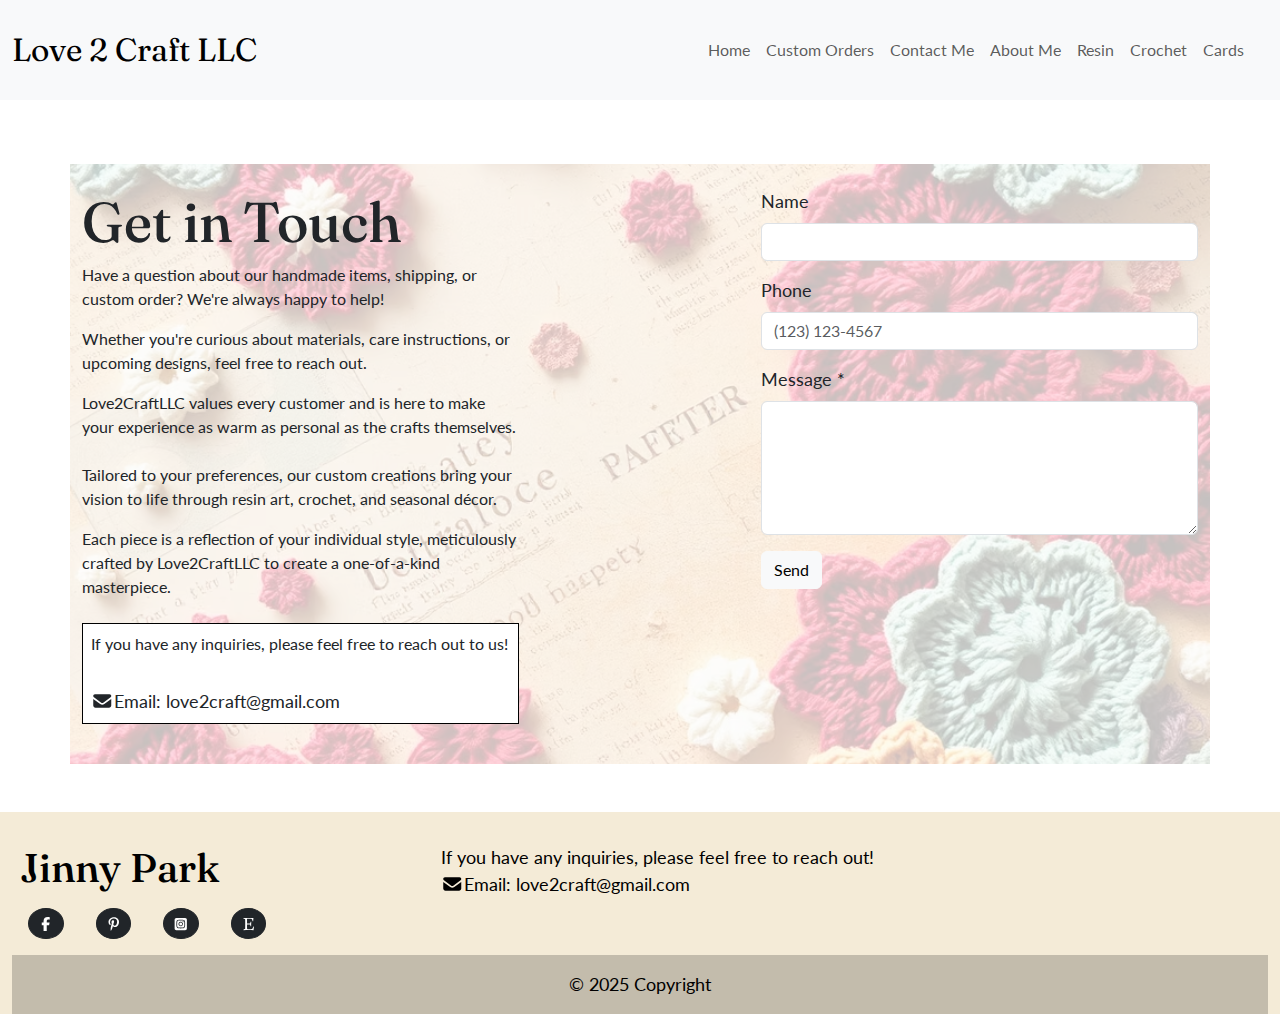
<file: contact-me/index.html>
<!DOCTYPE html><html><head><meta charSet="utf-8"/><meta http-equiv="x-ua-compatible" content="ie=edge"/><meta name="viewport" content="width=device-width, initial-scale=1, shrink-to-fit=no"/><meta name="generator" content="Gatsby 5.15.0"/><style data-href="/styles.bcb6eb75638fd731c3e5.css" data-identity="gatsby-global-css">@charset "UTF-8";/*!
 * Bootstrap  v5.3.8 (https://getbootstrap.com/)
 * Copyright 2011-2025 The Bootstrap Authors
 * Licensed under MIT (https://github.com/twbs/bootstrap/blob/main/LICENSE)
 */:root,[data-bs-theme=light]{--bs-blue:#0d6efd;--bs-indigo:#6610f2;--bs-purple:#6f42c1;--bs-pink:#d63384;--bs-red:#dc3545;--bs-orange:#fd7e14;--bs-yellow:#ffc107;--bs-green:#198754;--bs-teal:#20c997;--bs-cyan:#0dcaf0;--bs-black:#000;--bs-white:#fff;--bs-gray:#6c757d;--bs-gray-dark:#343a40;--bs-gray-100:#f8f9fa;--bs-gray-200:#e9ecef;--bs-gray-300:#dee2e6;--bs-gray-400:#ced4da;--bs-gray-500:#adb5bd;--bs-gray-600:#6c757d;--bs-gray-700:#495057;--bs-gray-800:#343a40;--bs-gray-900:#212529;--bs-primary:#0d6efd;--bs-secondary:#6c757d;--bs-success:#198754;--bs-info:#0dcaf0;--bs-warning:#ffc107;--bs-danger:#dc3545;--bs-light:#f8f9fa;--bs-dark:#212529;--bs-primary-rgb:13,110,253;--bs-secondary-rgb:108,117,125;--bs-success-rgb:25,135,84;--bs-info-rgb:13,202,240;--bs-warning-rgb:255,193,7;--bs-danger-rgb:220,53,69;--bs-light-rgb:248,249,250;--bs-dark-rgb:33,37,41;--bs-primary-text-emphasis:#052c65;--bs-secondary-text-emphasis:#2b2f32;--bs-success-text-emphasis:#0a3622;--bs-info-text-emphasis:#055160;--bs-warning-text-emphasis:#664d03;--bs-danger-text-emphasis:#58151c;--bs-light-text-emphasis:#495057;--bs-dark-text-emphasis:#495057;--bs-primary-bg-subtle:#cfe2ff;--bs-secondary-bg-subtle:#e2e3e5;--bs-success-bg-subtle:#d1e7dd;--bs-info-bg-subtle:#cff4fc;--bs-warning-bg-subtle:#fff3cd;--bs-danger-bg-subtle:#f8d7da;--bs-light-bg-subtle:#fcfcfd;--bs-dark-bg-subtle:#ced4da;--bs-primary-border-subtle:#9ec5fe;--bs-secondary-border-subtle:#c4c8cb;--bs-success-border-subtle:#a3cfbb;--bs-info-border-subtle:#9eeaf9;--bs-warning-border-subtle:#ffe69c;--bs-danger-border-subtle:#f1aeb5;--bs-light-border-subtle:#e9ecef;--bs-dark-border-subtle:#adb5bd;--bs-white-rgb:255,255,255;--bs-black-rgb:0,0,0;--bs-font-sans-serif:system-ui,-apple-system,"Segoe UI",Roboto,"Helvetica Neue","Noto Sans","Liberation Sans",Arial,sans-serif,"Apple Color Emoji","Segoe UI Emoji","Segoe UI Symbol","Noto Color Emoji";--bs-font-monospace:SFMono-Regular,Menlo,Monaco,Consolas,"Liberation Mono","Courier New",monospace;--bs-gradient:linear-gradient(180deg,hsla(0,0%,100%,.15),hsla(0,0%,100%,0));--bs-body-font-family:var(--bs-font-sans-serif);--bs-body-font-size:1rem;--bs-body-font-weight:400;--bs-body-line-height:1.5;--bs-body-color:#212529;--bs-body-color-rgb:33,37,41;--bs-body-bg:#fff;--bs-body-bg-rgb:255,255,255;--bs-emphasis-color:#000;--bs-emphasis-color-rgb:0,0,0;--bs-secondary-color:rgba(33,37,41,.75);--bs-secondary-color-rgb:33,37,41;--bs-secondary-bg:#e9ecef;--bs-secondary-bg-rgb:233,236,239;--bs-tertiary-color:rgba(33,37,41,.5);--bs-tertiary-color-rgb:33,37,41;--bs-tertiary-bg:#f8f9fa;--bs-tertiary-bg-rgb:248,249,250;--bs-heading-color:inherit;--bs-link-color:#0d6efd;--bs-link-color-rgb:13,110,253;--bs-link-decoration:underline;--bs-link-hover-color:#0a58ca;--bs-link-hover-color-rgb:10,88,202;--bs-code-color:#d63384;--bs-highlight-color:#212529;--bs-highlight-bg:#fff3cd;--bs-border-width:1px;--bs-border-style:solid;--bs-border-color:#dee2e6;--bs-border-color-translucent:rgba(0,0,0,.175);--bs-border-radius:0.375rem;--bs-border-radius-sm:0.25rem;--bs-border-radius-lg:0.5rem;--bs-border-radius-xl:1rem;--bs-border-radius-xxl:2rem;--bs-border-radius-2xl:var(--bs-border-radius-xxl);--bs-border-radius-pill:50rem;--bs-box-shadow:0 0.5rem 1rem rgba(0,0,0,.15);--bs-box-shadow-sm:0 0.125rem 0.25rem rgba(0,0,0,.075);--bs-box-shadow-lg:0 1rem 3rem rgba(0,0,0,.175);--bs-box-shadow-inset:inset 0 1px 2px rgba(0,0,0,.075);--bs-focus-ring-width:0.25rem;--bs-focus-ring-opacity:0.25;--bs-focus-ring-color:rgba(13,110,253,.25);--bs-form-valid-color:#198754;--bs-form-valid-border-color:#198754;--bs-form-invalid-color:#dc3545;--bs-form-invalid-border-color:#dc3545}[data-bs-theme=dark]{--bs-body-color:#dee2e6;--bs-body-color-rgb:222,226,230;--bs-body-bg:#212529;--bs-body-bg-rgb:33,37,41;--bs-emphasis-color:#fff;--bs-emphasis-color-rgb:255,255,255;--bs-secondary-color:rgba(222,226,230,.75);--bs-secondary-color-rgb:222,226,230;--bs-secondary-bg:#343a40;--bs-secondary-bg-rgb:52,58,64;--bs-tertiary-color:rgba(222,226,230,.5);--bs-tertiary-color-rgb:222,226,230;--bs-tertiary-bg:#2b3035;--bs-tertiary-bg-rgb:43,48,53;--bs-primary-text-emphasis:#6ea8fe;--bs-secondary-text-emphasis:#a7acb1;--bs-success-text-emphasis:#75b798;--bs-info-text-emphasis:#6edff6;--bs-warning-text-emphasis:#ffda6a;--bs-danger-text-emphasis:#ea868f;--bs-light-text-emphasis:#f8f9fa;--bs-dark-text-emphasis:#dee2e6;--bs-primary-bg-subtle:#031633;--bs-secondary-bg-subtle:#161719;--bs-success-bg-subtle:#051b11;--bs-info-bg-subtle:#032830;--bs-warning-bg-subtle:#332701;--bs-danger-bg-subtle:#2c0b0e;--bs-light-bg-subtle:#343a40;--bs-dark-bg-subtle:#1a1d20;--bs-primary-border-subtle:#084298;--bs-secondary-border-subtle:#41464b;--bs-success-border-subtle:#0f5132;--bs-info-border-subtle:#087990;--bs-warning-border-subtle:#997404;--bs-danger-border-subtle:#842029;--bs-light-border-subtle:#495057;--bs-dark-border-subtle:#343a40;--bs-heading-color:inherit;--bs-link-color:#6ea8fe;--bs-link-hover-color:#8bb9fe;--bs-link-color-rgb:110,168,254;--bs-link-hover-color-rgb:139,185,254;--bs-code-color:#e685b5;--bs-highlight-color:#dee2e6;--bs-highlight-bg:#664d03;--bs-border-color:#495057;--bs-border-color-translucent:hsla(0,0%,100%,.15);--bs-form-valid-color:#75b798;--bs-form-valid-border-color:#75b798;--bs-form-invalid-color:#ea868f;--bs-form-invalid-border-color:#ea868f;color-scheme:dark}*,:after,:before{box-sizing:border-box}@media (prefers-reduced-motion:no-preference){:root{scroll-behavior:smooth}}body{-webkit-text-size-adjust:100%;-webkit-tap-highlight-color:transparent;background-color:var(--bs-body-bg);color:var(--bs-body-color);font-family:var(--bs-body-font-family);font-size:var(--bs-body-font-size);font-weight:var(--bs-body-font-weight);line-height:var(--bs-body-line-height);margin:0;text-align:var(--bs-body-text-align)}hr{border:0;border-top:var(--bs-border-width) solid;color:inherit;margin:1rem 0;opacity:.25}.h1,.h2,.h3,.h4,.h5,.h6,h1,h2,h3,h4,h5,h6{color:var(--bs-heading-color);font-weight:500;line-height:1.2;margin-bottom:.5rem;margin-top:0}.h1,h1{font-size:calc(1.375rem + 1.5vw)}@media (min-width:1200px){.h1,h1{font-size:2.5rem}}.h2,h2{font-size:calc(1.325rem + .9vw)}@media (min-width:1200px){.h2,h2{font-size:2rem}}.h3,h3{font-size:calc(1.3rem + .6vw)}@media (min-width:1200px){.h3,h3{font-size:1.75rem}}.h4,h4{font-size:calc(1.275rem + .3vw)}@media (min-width:1200px){.h4,h4{font-size:1.5rem}}.h5,h5{font-size:1.25rem}.h6,h6{font-size:1rem}p{margin-bottom:1rem;margin-top:0}abbr[title]{cursor:help;-webkit-text-decoration:underline dotted;text-decoration:underline dotted;-webkit-text-decoration-skip-ink:none;text-decoration-skip-ink:none}address{font-style:normal;line-height:inherit;margin-bottom:1rem}ol,ul{padding-left:2rem}dl,ol,ul{margin-bottom:1rem;margin-top:0}ol ol,ol ul,ul ol,ul ul{margin-bottom:0}dt{font-weight:700}dd{margin-bottom:.5rem;margin-left:0}blockquote{margin:0 0 1rem}b,strong{font-weight:bolder}.small,small{font-size:.875em}.mark,mark{background-color:var(--bs-highlight-bg);color:var(--bs-highlight-color);padding:.1875em}sub,sup{font-size:.75em;line-height:0;position:relative;vertical-align:baseline}sub{bottom:-.25em}sup{top:-.5em}a{color:rgba(var(--bs-link-color-rgb),var(--bs-link-opacity,1));text-decoration:underline}a:hover{--bs-link-color-rgb:var(--bs-link-hover-color-rgb)}a:not([href]):not([class]),a:not([href]):not([class]):hover{color:inherit;text-decoration:none}code,kbd,pre,samp{font-family:var(--bs-font-monospace);font-size:1em}pre{display:block;font-size:.875em;margin-bottom:1rem;margin-top:0;overflow:auto}pre code{color:inherit;font-size:inherit;word-break:normal}code{word-wrap:break-word;color:var(--bs-code-color);font-size:.875em}a>code{color:inherit}kbd{background-color:var(--bs-body-color);border-radius:.25rem;color:var(--bs-body-bg);font-size:.875em;padding:.1875rem .375rem}kbd kbd{font-size:1em;padding:0}figure{margin:0 0 1rem}img,svg{vertical-align:middle}table{border-collapse:collapse;caption-side:bottom}caption{color:var(--bs-secondary-color);padding-bottom:.5rem;padding-top:.5rem;text-align:left}th{text-align:inherit;text-align:-webkit-match-parent}tbody,td,tfoot,th,thead,tr{border:0 solid;border-color:inherit}label{display:inline-block}button{border-radius:0}button:focus:not(:focus-visible){outline:0}button,input,optgroup,select,textarea{font-family:inherit;font-size:inherit;line-height:inherit;margin:0}button,select{text-transform:none}[role=button]{cursor:pointer}select{word-wrap:normal}select:disabled{opacity:1}[list]:not([type=date]):not([type=datetime-local]):not([type=month]):not([type=week]):not([type=time])::-webkit-calendar-picker-indicator{display:none!important}[type=button],[type=reset],[type=submit],button{-webkit-appearance:button}[type=button]:not(:disabled),[type=reset]:not(:disabled),[type=submit]:not(:disabled),button:not(:disabled){cursor:pointer}::-moz-focus-inner{border-style:none;padding:0}textarea{resize:vertical}fieldset{border:0;margin:0;min-width:0;padding:0}legend{float:left;font-size:calc(1.275rem + .3vw);line-height:inherit;margin-bottom:.5rem;padding:0;width:100%}@media (min-width:1200px){legend{font-size:1.5rem}}legend+*{clear:left}::-webkit-datetime-edit-day-field,::-webkit-datetime-edit-fields-wrapper,::-webkit-datetime-edit-hour-field,::-webkit-datetime-edit-minute,::-webkit-datetime-edit-month-field,::-webkit-datetime-edit-text,::-webkit-datetime-edit-year-field{padding:0}::-webkit-inner-spin-button{height:auto}[type=search]{-webkit-appearance:textfield;outline-offset:-2px}[type=search]::-webkit-search-cancel-button{cursor:pointer;filter:grayscale(1)}::-webkit-search-decoration{-webkit-appearance:none}::-webkit-color-swatch-wrapper{padding:0}::-webkit-file-upload-button{-webkit-appearance:button;font:inherit}::file-selector-button{-webkit-appearance:button;font:inherit}output{display:inline-block}iframe{border:0}summary{cursor:pointer;display:list-item}progress{vertical-align:baseline}[hidden]{display:none!important}.lead{font-size:1.25rem;font-weight:300}.display-1{font-size:calc(1.625rem + 4.5vw);font-weight:300;line-height:1.2}@media (min-width:1200px){.display-1{font-size:5rem}}.display-2{font-size:calc(1.575rem + 3.9vw);font-weight:300;line-height:1.2}@media (min-width:1200px){.display-2{font-size:4.5rem}}.display-3{font-size:calc(1.525rem + 3.3vw);font-weight:300;line-height:1.2}@media (min-width:1200px){.display-3{font-size:4rem}}.display-4{font-size:calc(1.475rem + 2.7vw);font-weight:300;line-height:1.2}@media (min-width:1200px){.display-4{font-size:3.5rem}}.display-5{font-size:calc(1.425rem + 2.1vw);font-weight:300;line-height:1.2}@media (min-width:1200px){.display-5{font-size:3rem}}.display-6{font-size:calc(1.375rem + 1.5vw);font-weight:300;line-height:1.2}@media (min-width:1200px){.display-6{font-size:2.5rem}}.list-inline,.list-unstyled{list-style:none;padding-left:0}.list-inline-item{display:inline-block}.list-inline-item:not(:last-child){margin-right:.5rem}.initialism{font-size:.875em;text-transform:uppercase}.blockquote{font-size:1.25rem;margin-bottom:1rem}.blockquote>:last-child{margin-bottom:0}.blockquote-footer{color:#6c757d;font-size:.875em;margin-bottom:1rem;margin-top:-1rem}.blockquote-footer:before{content:"— "}.img-fluid,.img-thumbnail{height:auto;max-width:100%}.img-thumbnail{background-color:var(--bs-body-bg);border:var(--bs-border-width) solid var(--bs-border-color);border-radius:var(--bs-border-radius);padding:.25rem}.figure{display:inline-block}.figure-img{line-height:1;margin-bottom:.5rem}.figure-caption{color:var(--bs-secondary-color);font-size:.875em}.container,.container-fluid,.container-lg,.container-md,.container-sm,.container-xl,.container-xxl{--bs-gutter-x:1.5rem;--bs-gutter-y:0;margin-left:auto;margin-right:auto;padding-left:calc(var(--bs-gutter-x)*.5);padding-right:calc(var(--bs-gutter-x)*.5);width:100%}@media (min-width:576px){.container,.container-sm{max-width:540px}}@media (min-width:768px){.container,.container-md,.container-sm{max-width:720px}}@media (min-width:992px){.container,.container-lg,.container-md,.container-sm{max-width:960px}}@media (min-width:1200px){.container,.container-lg,.container-md,.container-sm,.container-xl{max-width:1140px}}@media (min-width:1400px){.container,.container-lg,.container-md,.container-sm,.container-xl,.container-xxl{max-width:1320px}}:root{--bs-breakpoint-xs:0;--bs-breakpoint-sm:576px;--bs-breakpoint-md:768px;--bs-breakpoint-lg:992px;--bs-breakpoint-xl:1200px;--bs-breakpoint-xxl:1400px}.row{--bs-gutter-x:1.5rem;--bs-gutter-y:0;display:flex;flex-wrap:wrap;margin-left:calc(var(--bs-gutter-x)*-.5);margin-right:calc(var(--bs-gutter-x)*-.5);margin-top:calc(var(--bs-gutter-y)*-1)}.row>*{flex-shrink:0;margin-top:var(--bs-gutter-y);max-width:100%;padding-left:calc(var(--bs-gutter-x)*.5);padding-right:calc(var(--bs-gutter-x)*.5);width:100%}.col{flex:1 0}.row-cols-auto>*{flex:0 0 auto;width:auto}.row-cols-1>*{flex:0 0 auto;width:100%}.row-cols-2>*{flex:0 0 auto;width:50%}.row-cols-3>*{flex:0 0 auto;width:33.33333333%}.row-cols-4>*{flex:0 0 auto;width:25%}.row-cols-5>*{flex:0 0 auto;width:20%}.row-cols-6>*{flex:0 0 auto;width:16.66666667%}.col-auto{flex:0 0 auto;width:auto}.col-1{flex:0 0 auto;width:8.33333333%}.col-2{flex:0 0 auto;width:16.66666667%}.col-3{flex:0 0 auto;width:25%}.col-4{flex:0 0 auto;width:33.33333333%}.col-5{flex:0 0 auto;width:41.66666667%}.col-6{flex:0 0 auto;width:50%}.col-7{flex:0 0 auto;width:58.33333333%}.col-8{flex:0 0 auto;width:66.66666667%}.col-9{flex:0 0 auto;width:75%}.col-10{flex:0 0 auto;width:83.33333333%}.col-11{flex:0 0 auto;width:91.66666667%}.col-12{flex:0 0 auto;width:100%}.offset-1{margin-left:8.33333333%}.offset-2{margin-left:16.66666667%}.offset-3{margin-left:25%}.offset-4{margin-left:33.33333333%}.offset-5{margin-left:41.66666667%}.offset-6{margin-left:50%}.offset-7{margin-left:58.33333333%}.offset-8{margin-left:66.66666667%}.offset-9{margin-left:75%}.offset-10{margin-left:83.33333333%}.offset-11{margin-left:91.66666667%}.g-0,.gx-0{--bs-gutter-x:0}.g-0,.gy-0{--bs-gutter-y:0}.g-1,.gx-1{--bs-gutter-x:0.25rem}.g-1,.gy-1{--bs-gutter-y:0.25rem}.g-2,.gx-2{--bs-gutter-x:0.5rem}.g-2,.gy-2{--bs-gutter-y:0.5rem}.g-3,.gx-3{--bs-gutter-x:1rem}.g-3,.gy-3{--bs-gutter-y:1rem}.g-4,.gx-4{--bs-gutter-x:1.5rem}.g-4,.gy-4{--bs-gutter-y:1.5rem}.g-5,.gx-5{--bs-gutter-x:3rem}.g-5,.gy-5{--bs-gutter-y:3rem}@media (min-width:576px){.col-sm{flex:1 0}.row-cols-sm-auto>*{flex:0 0 auto;width:auto}.row-cols-sm-1>*{flex:0 0 auto;width:100%}.row-cols-sm-2>*{flex:0 0 auto;width:50%}.row-cols-sm-3>*{flex:0 0 auto;width:33.33333333%}.row-cols-sm-4>*{flex:0 0 auto;width:25%}.row-cols-sm-5>*{flex:0 0 auto;width:20%}.row-cols-sm-6>*{flex:0 0 auto;width:16.66666667%}.col-sm-auto{flex:0 0 auto;width:auto}.col-sm-1{flex:0 0 auto;width:8.33333333%}.col-sm-2{flex:0 0 auto;width:16.66666667%}.col-sm-3{flex:0 0 auto;width:25%}.col-sm-4{flex:0 0 auto;width:33.33333333%}.col-sm-5{flex:0 0 auto;width:41.66666667%}.col-sm-6{flex:0 0 auto;width:50%}.col-sm-7{flex:0 0 auto;width:58.33333333%}.col-sm-8{flex:0 0 auto;width:66.66666667%}.col-sm-9{flex:0 0 auto;width:75%}.col-sm-10{flex:0 0 auto;width:83.33333333%}.col-sm-11{flex:0 0 auto;width:91.66666667%}.col-sm-12{flex:0 0 auto;width:100%}.offset-sm-0{margin-left:0}.offset-sm-1{margin-left:8.33333333%}.offset-sm-2{margin-left:16.66666667%}.offset-sm-3{margin-left:25%}.offset-sm-4{margin-left:33.33333333%}.offset-sm-5{margin-left:41.66666667%}.offset-sm-6{margin-left:50%}.offset-sm-7{margin-left:58.33333333%}.offset-sm-8{margin-left:66.66666667%}.offset-sm-9{margin-left:75%}.offset-sm-10{margin-left:83.33333333%}.offset-sm-11{margin-left:91.66666667%}.g-sm-0,.gx-sm-0{--bs-gutter-x:0}.g-sm-0,.gy-sm-0{--bs-gutter-y:0}.g-sm-1,.gx-sm-1{--bs-gutter-x:0.25rem}.g-sm-1,.gy-sm-1{--bs-gutter-y:0.25rem}.g-sm-2,.gx-sm-2{--bs-gutter-x:0.5rem}.g-sm-2,.gy-sm-2{--bs-gutter-y:0.5rem}.g-sm-3,.gx-sm-3{--bs-gutter-x:1rem}.g-sm-3,.gy-sm-3{--bs-gutter-y:1rem}.g-sm-4,.gx-sm-4{--bs-gutter-x:1.5rem}.g-sm-4,.gy-sm-4{--bs-gutter-y:1.5rem}.g-sm-5,.gx-sm-5{--bs-gutter-x:3rem}.g-sm-5,.gy-sm-5{--bs-gutter-y:3rem}}@media (min-width:768px){.col-md{flex:1 0}.row-cols-md-auto>*{flex:0 0 auto;width:auto}.row-cols-md-1>*{flex:0 0 auto;width:100%}.row-cols-md-2>*{flex:0 0 auto;width:50%}.row-cols-md-3>*{flex:0 0 auto;width:33.33333333%}.row-cols-md-4>*{flex:0 0 auto;width:25%}.row-cols-md-5>*{flex:0 0 auto;width:20%}.row-cols-md-6>*{flex:0 0 auto;width:16.66666667%}.col-md-auto{flex:0 0 auto;width:auto}.col-md-1{flex:0 0 auto;width:8.33333333%}.col-md-2{flex:0 0 auto;width:16.66666667%}.col-md-3{flex:0 0 auto;width:25%}.col-md-4{flex:0 0 auto;width:33.33333333%}.col-md-5{flex:0 0 auto;width:41.66666667%}.col-md-6{flex:0 0 auto;width:50%}.col-md-7{flex:0 0 auto;width:58.33333333%}.col-md-8{flex:0 0 auto;width:66.66666667%}.col-md-9{flex:0 0 auto;width:75%}.col-md-10{flex:0 0 auto;width:83.33333333%}.col-md-11{flex:0 0 auto;width:91.66666667%}.col-md-12{flex:0 0 auto;width:100%}.offset-md-0{margin-left:0}.offset-md-1{margin-left:8.33333333%}.offset-md-2{margin-left:16.66666667%}.offset-md-3{margin-left:25%}.offset-md-4{margin-left:33.33333333%}.offset-md-5{margin-left:41.66666667%}.offset-md-6{margin-left:50%}.offset-md-7{margin-left:58.33333333%}.offset-md-8{margin-left:66.66666667%}.offset-md-9{margin-left:75%}.offset-md-10{margin-left:83.33333333%}.offset-md-11{margin-left:91.66666667%}.g-md-0,.gx-md-0{--bs-gutter-x:0}.g-md-0,.gy-md-0{--bs-gutter-y:0}.g-md-1,.gx-md-1{--bs-gutter-x:0.25rem}.g-md-1,.gy-md-1{--bs-gutter-y:0.25rem}.g-md-2,.gx-md-2{--bs-gutter-x:0.5rem}.g-md-2,.gy-md-2{--bs-gutter-y:0.5rem}.g-md-3,.gx-md-3{--bs-gutter-x:1rem}.g-md-3,.gy-md-3{--bs-gutter-y:1rem}.g-md-4,.gx-md-4{--bs-gutter-x:1.5rem}.g-md-4,.gy-md-4{--bs-gutter-y:1.5rem}.g-md-5,.gx-md-5{--bs-gutter-x:3rem}.g-md-5,.gy-md-5{--bs-gutter-y:3rem}}@media (min-width:992px){.col-lg{flex:1 0}.row-cols-lg-auto>*{flex:0 0 auto;width:auto}.row-cols-lg-1>*{flex:0 0 auto;width:100%}.row-cols-lg-2>*{flex:0 0 auto;width:50%}.row-cols-lg-3>*{flex:0 0 auto;width:33.33333333%}.row-cols-lg-4>*{flex:0 0 auto;width:25%}.row-cols-lg-5>*{flex:0 0 auto;width:20%}.row-cols-lg-6>*{flex:0 0 auto;width:16.66666667%}.col-lg-auto{flex:0 0 auto;width:auto}.col-lg-1{flex:0 0 auto;width:8.33333333%}.col-lg-2{flex:0 0 auto;width:16.66666667%}.col-lg-3{flex:0 0 auto;width:25%}.col-lg-4{flex:0 0 auto;width:33.33333333%}.col-lg-5{flex:0 0 auto;width:41.66666667%}.col-lg-6{flex:0 0 auto;width:50%}.col-lg-7{flex:0 0 auto;width:58.33333333%}.col-lg-8{flex:0 0 auto;width:66.66666667%}.col-lg-9{flex:0 0 auto;width:75%}.col-lg-10{flex:0 0 auto;width:83.33333333%}.col-lg-11{flex:0 0 auto;width:91.66666667%}.col-lg-12{flex:0 0 auto;width:100%}.offset-lg-0{margin-left:0}.offset-lg-1{margin-left:8.33333333%}.offset-lg-2{margin-left:16.66666667%}.offset-lg-3{margin-left:25%}.offset-lg-4{margin-left:33.33333333%}.offset-lg-5{margin-left:41.66666667%}.offset-lg-6{margin-left:50%}.offset-lg-7{margin-left:58.33333333%}.offset-lg-8{margin-left:66.66666667%}.offset-lg-9{margin-left:75%}.offset-lg-10{margin-left:83.33333333%}.offset-lg-11{margin-left:91.66666667%}.g-lg-0,.gx-lg-0{--bs-gutter-x:0}.g-lg-0,.gy-lg-0{--bs-gutter-y:0}.g-lg-1,.gx-lg-1{--bs-gutter-x:0.25rem}.g-lg-1,.gy-lg-1{--bs-gutter-y:0.25rem}.g-lg-2,.gx-lg-2{--bs-gutter-x:0.5rem}.g-lg-2,.gy-lg-2{--bs-gutter-y:0.5rem}.g-lg-3,.gx-lg-3{--bs-gutter-x:1rem}.g-lg-3,.gy-lg-3{--bs-gutter-y:1rem}.g-lg-4,.gx-lg-4{--bs-gutter-x:1.5rem}.g-lg-4,.gy-lg-4{--bs-gutter-y:1.5rem}.g-lg-5,.gx-lg-5{--bs-gutter-x:3rem}.g-lg-5,.gy-lg-5{--bs-gutter-y:3rem}}@media (min-width:1200px){.col-xl{flex:1 0}.row-cols-xl-auto>*{flex:0 0 auto;width:auto}.row-cols-xl-1>*{flex:0 0 auto;width:100%}.row-cols-xl-2>*{flex:0 0 auto;width:50%}.row-cols-xl-3>*{flex:0 0 auto;width:33.33333333%}.row-cols-xl-4>*{flex:0 0 auto;width:25%}.row-cols-xl-5>*{flex:0 0 auto;width:20%}.row-cols-xl-6>*{flex:0 0 auto;width:16.66666667%}.col-xl-auto{flex:0 0 auto;width:auto}.col-xl-1{flex:0 0 auto;width:8.33333333%}.col-xl-2{flex:0 0 auto;width:16.66666667%}.col-xl-3{flex:0 0 auto;width:25%}.col-xl-4{flex:0 0 auto;width:33.33333333%}.col-xl-5{flex:0 0 auto;width:41.66666667%}.col-xl-6{flex:0 0 auto;width:50%}.col-xl-7{flex:0 0 auto;width:58.33333333%}.col-xl-8{flex:0 0 auto;width:66.66666667%}.col-xl-9{flex:0 0 auto;width:75%}.col-xl-10{flex:0 0 auto;width:83.33333333%}.col-xl-11{flex:0 0 auto;width:91.66666667%}.col-xl-12{flex:0 0 auto;width:100%}.offset-xl-0{margin-left:0}.offset-xl-1{margin-left:8.33333333%}.offset-xl-2{margin-left:16.66666667%}.offset-xl-3{margin-left:25%}.offset-xl-4{margin-left:33.33333333%}.offset-xl-5{margin-left:41.66666667%}.offset-xl-6{margin-left:50%}.offset-xl-7{margin-left:58.33333333%}.offset-xl-8{margin-left:66.66666667%}.offset-xl-9{margin-left:75%}.offset-xl-10{margin-left:83.33333333%}.offset-xl-11{margin-left:91.66666667%}.g-xl-0,.gx-xl-0{--bs-gutter-x:0}.g-xl-0,.gy-xl-0{--bs-gutter-y:0}.g-xl-1,.gx-xl-1{--bs-gutter-x:0.25rem}.g-xl-1,.gy-xl-1{--bs-gutter-y:0.25rem}.g-xl-2,.gx-xl-2{--bs-gutter-x:0.5rem}.g-xl-2,.gy-xl-2{--bs-gutter-y:0.5rem}.g-xl-3,.gx-xl-3{--bs-gutter-x:1rem}.g-xl-3,.gy-xl-3{--bs-gutter-y:1rem}.g-xl-4,.gx-xl-4{--bs-gutter-x:1.5rem}.g-xl-4,.gy-xl-4{--bs-gutter-y:1.5rem}.g-xl-5,.gx-xl-5{--bs-gutter-x:3rem}.g-xl-5,.gy-xl-5{--bs-gutter-y:3rem}}@media (min-width:1400px){.col-xxl{flex:1 0}.row-cols-xxl-auto>*{flex:0 0 auto;width:auto}.row-cols-xxl-1>*{flex:0 0 auto;width:100%}.row-cols-xxl-2>*{flex:0 0 auto;width:50%}.row-cols-xxl-3>*{flex:0 0 auto;width:33.33333333%}.row-cols-xxl-4>*{flex:0 0 auto;width:25%}.row-cols-xxl-5>*{flex:0 0 auto;width:20%}.row-cols-xxl-6>*{flex:0 0 auto;width:16.66666667%}.col-xxl-auto{flex:0 0 auto;width:auto}.col-xxl-1{flex:0 0 auto;width:8.33333333%}.col-xxl-2{flex:0 0 auto;width:16.66666667%}.col-xxl-3{flex:0 0 auto;width:25%}.col-xxl-4{flex:0 0 auto;width:33.33333333%}.col-xxl-5{flex:0 0 auto;width:41.66666667%}.col-xxl-6{flex:0 0 auto;width:50%}.col-xxl-7{flex:0 0 auto;width:58.33333333%}.col-xxl-8{flex:0 0 auto;width:66.66666667%}.col-xxl-9{flex:0 0 auto;width:75%}.col-xxl-10{flex:0 0 auto;width:83.33333333%}.col-xxl-11{flex:0 0 auto;width:91.66666667%}.col-xxl-12{flex:0 0 auto;width:100%}.offset-xxl-0{margin-left:0}.offset-xxl-1{margin-left:8.33333333%}.offset-xxl-2{margin-left:16.66666667%}.offset-xxl-3{margin-left:25%}.offset-xxl-4{margin-left:33.33333333%}.offset-xxl-5{margin-left:41.66666667%}.offset-xxl-6{margin-left:50%}.offset-xxl-7{margin-left:58.33333333%}.offset-xxl-8{margin-left:66.66666667%}.offset-xxl-9{margin-left:75%}.offset-xxl-10{margin-left:83.33333333%}.offset-xxl-11{margin-left:91.66666667%}.g-xxl-0,.gx-xxl-0{--bs-gutter-x:0}.g-xxl-0,.gy-xxl-0{--bs-gutter-y:0}.g-xxl-1,.gx-xxl-1{--bs-gutter-x:0.25rem}.g-xxl-1,.gy-xxl-1{--bs-gutter-y:0.25rem}.g-xxl-2,.gx-xxl-2{--bs-gutter-x:0.5rem}.g-xxl-2,.gy-xxl-2{--bs-gutter-y:0.5rem}.g-xxl-3,.gx-xxl-3{--bs-gutter-x:1rem}.g-xxl-3,.gy-xxl-3{--bs-gutter-y:1rem}.g-xxl-4,.gx-xxl-4{--bs-gutter-x:1.5rem}.g-xxl-4,.gy-xxl-4{--bs-gutter-y:1.5rem}.g-xxl-5,.gx-xxl-5{--bs-gutter-x:3rem}.g-xxl-5,.gy-xxl-5{--bs-gutter-y:3rem}}.table{--bs-table-color-type:initial;--bs-table-bg-type:initial;--bs-table-color-state:initial;--bs-table-bg-state:initial;--bs-table-color:var(--bs-emphasis-color);--bs-table-bg:var(--bs-body-bg);--bs-table-border-color:var(--bs-border-color);--bs-table-accent-bg:transparent;--bs-table-striped-color:var(--bs-emphasis-color);--bs-table-striped-bg:rgba(var(--bs-emphasis-color-rgb),0.05);--bs-table-active-color:var(--bs-emphasis-color);--bs-table-active-bg:rgba(var(--bs-emphasis-color-rgb),0.1);--bs-table-hover-color:var(--bs-emphasis-color);--bs-table-hover-bg:rgba(var(--bs-emphasis-color-rgb),0.075);border-color:var(--bs-table-border-color);margin-bottom:1rem;vertical-align:top;width:100%}.table>:not(caption)>*>*{background-color:var(--bs-table-bg);border-bottom-width:var(--bs-border-width);box-shadow:inset 0 0 0 9999px var(--bs-table-bg-state,var(--bs-table-bg-type,var(--bs-table-accent-bg)));color:var(--bs-table-color-state,var(--bs-table-color-type,var(--bs-table-color)));padding:.5rem}.table>tbody{vertical-align:inherit}.table>thead{vertical-align:bottom}.table-group-divider{border-top:calc(var(--bs-border-width)*2) solid}.caption-top{caption-side:top}.table-sm>:not(caption)>*>*{padding:.25rem}.table-bordered>:not(caption)>*{border-width:var(--bs-border-width) 0}.table-bordered>:not(caption)>*>*{border-width:0 var(--bs-border-width)}.table-borderless>:not(caption)>*>*{border-bottom-width:0}.table-borderless>:not(:first-child){border-top-width:0}.table-striped-columns>:not(caption)>tr>:nth-child(2n),.table-striped>tbody>tr:nth-of-type(odd)>*{--bs-table-color-type:var(--bs-table-striped-color);--bs-table-bg-type:var(--bs-table-striped-bg)}.table-active{--bs-table-color-state:var(--bs-table-active-color);--bs-table-bg-state:var(--bs-table-active-bg)}.table-hover>tbody>tr:hover>*{--bs-table-color-state:var(--bs-table-hover-color);--bs-table-bg-state:var(--bs-table-hover-bg)}.table-primary{--bs-table-color:#000;--bs-table-bg:#cfe2ff;--bs-table-border-color:#a6b5cc;--bs-table-striped-bg:#c5d7f2;--bs-table-striped-color:#000;--bs-table-active-bg:#bacbe6;--bs-table-active-color:#000;--bs-table-hover-bg:#bfd1ec;--bs-table-hover-color:#000}.table-primary,.table-secondary{border-color:var(--bs-table-border-color);color:var(--bs-table-color)}.table-secondary{--bs-table-color:#000;--bs-table-bg:#e2e3e5;--bs-table-border-color:#b5b6b7;--bs-table-striped-bg:#d7d8da;--bs-table-striped-color:#000;--bs-table-active-bg:#cbccce;--bs-table-active-color:#000;--bs-table-hover-bg:#d1d2d4;--bs-table-hover-color:#000}.table-success{--bs-table-color:#000;--bs-table-bg:#d1e7dd;--bs-table-border-color:#a7b9b1;--bs-table-striped-bg:#c7dbd2;--bs-table-striped-color:#000;--bs-table-active-bg:#bcd0c7;--bs-table-active-color:#000;--bs-table-hover-bg:#c1d6cc;--bs-table-hover-color:#000}.table-info,.table-success{border-color:var(--bs-table-border-color);color:var(--bs-table-color)}.table-info{--bs-table-color:#000;--bs-table-bg:#cff4fc;--bs-table-border-color:#a6c3ca;--bs-table-striped-bg:#c5e8ef;--bs-table-striped-color:#000;--bs-table-active-bg:#badce3;--bs-table-active-color:#000;--bs-table-hover-bg:#bfe2e9;--bs-table-hover-color:#000}.table-warning{--bs-table-color:#000;--bs-table-bg:#fff3cd;--bs-table-border-color:#ccc2a4;--bs-table-striped-bg:#f2e7c3;--bs-table-striped-color:#000;--bs-table-active-bg:#e6dbb9;--bs-table-active-color:#000;--bs-table-hover-bg:#ece1be;--bs-table-hover-color:#000}.table-danger,.table-warning{border-color:var(--bs-table-border-color);color:var(--bs-table-color)}.table-danger{--bs-table-color:#000;--bs-table-bg:#f8d7da;--bs-table-border-color:#c6acae;--bs-table-striped-bg:#eccccf;--bs-table-striped-color:#000;--bs-table-active-bg:#dfc2c4;--bs-table-active-color:#000;--bs-table-hover-bg:#e5c7ca;--bs-table-hover-color:#000}.table-light{--bs-table-color:#000;--bs-table-bg:#f8f9fa;--bs-table-border-color:#c6c7c8;--bs-table-striped-bg:#ecedee;--bs-table-striped-color:#000;--bs-table-active-bg:#dfe0e1;--bs-table-active-color:#000;--bs-table-hover-bg:#e5e6e7;--bs-table-hover-color:#000}.table-dark,.table-light{border-color:var(--bs-table-border-color);color:var(--bs-table-color)}.table-dark{--bs-table-color:#fff;--bs-table-bg:#212529;--bs-table-border-color:#4d5154;--bs-table-striped-bg:#2c3034;--bs-table-striped-color:#fff;--bs-table-active-bg:#373b3e;--bs-table-active-color:#fff;--bs-table-hover-bg:#323539;--bs-table-hover-color:#fff}.table-responsive{-webkit-overflow-scrolling:touch;overflow-x:auto}@media (max-width:575.98px){.table-responsive-sm{-webkit-overflow-scrolling:touch;overflow-x:auto}}@media (max-width:767.98px){.table-responsive-md{-webkit-overflow-scrolling:touch;overflow-x:auto}}@media (max-width:991.98px){.table-responsive-lg{-webkit-overflow-scrolling:touch;overflow-x:auto}}@media (max-width:1199.98px){.table-responsive-xl{-webkit-overflow-scrolling:touch;overflow-x:auto}}@media (max-width:1399.98px){.table-responsive-xxl{-webkit-overflow-scrolling:touch;overflow-x:auto}}.form-label{margin-bottom:.5rem}.col-form-label{font-size:inherit;line-height:1.5;margin-bottom:0;padding-bottom:calc(.375rem + var(--bs-border-width));padding-top:calc(.375rem + var(--bs-border-width))}.col-form-label-lg{font-size:1.25rem;padding-bottom:calc(.5rem + var(--bs-border-width));padding-top:calc(.5rem + var(--bs-border-width))}.col-form-label-sm{font-size:.875rem;padding-bottom:calc(.25rem + var(--bs-border-width));padding-top:calc(.25rem + var(--bs-border-width))}.form-text{color:var(--bs-secondary-color);font-size:.875em;margin-top:.25rem}.form-control{-webkit-appearance:none;appearance:none;background-clip:padding-box;background-color:var(--bs-body-bg);border:var(--bs-border-width) solid var(--bs-border-color);border-radius:var(--bs-border-radius);color:var(--bs-body-color);display:block;font-size:1rem;font-weight:400;line-height:1.5;padding:.375rem .75rem;transition:border-color .15s ease-in-out,box-shadow .15s ease-in-out;width:100%}@media (prefers-reduced-motion:reduce){.form-control{transition:none}}.form-control[type=file]{overflow:hidden}.form-control[type=file]:not(:disabled):not([readonly]){cursor:pointer}.form-control:focus{background-color:var(--bs-body-bg);border-color:#86b7fe;box-shadow:0 0 0 .25rem rgba(13,110,253,.25);color:var(--bs-body-color);outline:0}.form-control::-webkit-date-and-time-value{height:1.5em;margin:0;min-width:85px}.form-control::-webkit-datetime-edit{display:block;padding:0}.form-control::placeholder{color:var(--bs-secondary-color);opacity:1}.form-control:disabled{background-color:var(--bs-secondary-bg);opacity:1}.form-control::-webkit-file-upload-button{-webkit-margin-end:.75rem;background-color:var(--bs-tertiary-bg);border:0 solid;border-color:inherit;border-inline-end-width:var(--bs-border-width);border-radius:0;color:var(--bs-body-color);margin:-.375rem -.75rem;margin-inline-end:.75rem;padding:.375rem .75rem;pointer-events:none;-webkit-transition:color .15s ease-in-out,background-color .15s ease-in-out,border-color .15s ease-in-out,box-shadow .15s ease-in-out;transition:color .15s ease-in-out,background-color .15s ease-in-out,border-color .15s ease-in-out,box-shadow .15s ease-in-out}.form-control::file-selector-button{-webkit-margin-end:.75rem;background-color:var(--bs-tertiary-bg);border:0 solid;border-color:inherit;border-inline-end-width:var(--bs-border-width);border-radius:0;color:var(--bs-body-color);margin:-.375rem -.75rem;margin-inline-end:.75rem;padding:.375rem .75rem;pointer-events:none;transition:color .15s ease-in-out,background-color .15s ease-in-out,border-color .15s ease-in-out,box-shadow .15s ease-in-out}@media (prefers-reduced-motion:reduce){.form-control::-webkit-file-upload-button{-webkit-transition:none;transition:none}.form-control::file-selector-button{transition:none}}.form-control:hover:not(:disabled):not([readonly])::-webkit-file-upload-button{background-color:var(--bs-secondary-bg)}.form-control:hover:not(:disabled):not([readonly])::file-selector-button{background-color:var(--bs-secondary-bg)}.form-control-plaintext{background-color:transparent;border:solid transparent;border-width:var(--bs-border-width) 0;color:var(--bs-body-color);display:block;line-height:1.5;margin-bottom:0;padding:.375rem 0;width:100%}.form-control-plaintext:focus{outline:0}.form-control-plaintext.form-control-lg,.form-control-plaintext.form-control-sm{padding-left:0;padding-right:0}.form-control-sm{border-radius:var(--bs-border-radius-sm);font-size:.875rem;min-height:calc(1.5em + .5rem + var(--bs-border-width)*2);padding:.25rem .5rem}.form-control-sm::-webkit-file-upload-button{-webkit-margin-end:.5rem;margin:-.25rem -.5rem;margin-inline-end:.5rem;padding:.25rem .5rem}.form-control-sm::file-selector-button{-webkit-margin-end:.5rem;margin:-.25rem -.5rem;margin-inline-end:.5rem;padding:.25rem .5rem}.form-control-lg{border-radius:var(--bs-border-radius-lg);font-size:1.25rem;min-height:calc(1.5em + 1rem + var(--bs-border-width)*2);padding:.5rem 1rem}.form-control-lg::-webkit-file-upload-button{-webkit-margin-end:1rem;margin:-.5rem -1rem;margin-inline-end:1rem;padding:.5rem 1rem}.form-control-lg::file-selector-button{-webkit-margin-end:1rem;margin:-.5rem -1rem;margin-inline-end:1rem;padding:.5rem 1rem}textarea.form-control{min-height:calc(1.5em + .75rem + var(--bs-border-width)*2)}textarea.form-control-sm{min-height:calc(1.5em + .5rem + var(--bs-border-width)*2)}textarea.form-control-lg{min-height:calc(1.5em + 1rem + var(--bs-border-width)*2)}.form-control-color{height:calc(1.5em + .75rem + var(--bs-border-width)*2);padding:.375rem;width:3rem}.form-control-color:not(:disabled):not([readonly]){cursor:pointer}.form-control-color::-moz-color-swatch{border:0!important;border-radius:var(--bs-border-radius)}.form-control-color::-webkit-color-swatch{border:0!important;border-radius:var(--bs-border-radius)}.form-control-color.form-control-sm{height:calc(1.5em + .5rem + var(--bs-border-width)*2)}.form-control-color.form-control-lg{height:calc(1.5em + 1rem + var(--bs-border-width)*2)}.form-select{--bs-form-select-bg-img:url("data:image/svg+xml;charset=utf-8,%3Csvg xmlns='http://www.w3.org/2000/svg' viewBox='0 0 16 16'%3E%3Cpath fill='none' stroke='%23343a40' stroke-linecap='round' stroke-linejoin='round' stroke-width='2' d='m2 5 6 6 6-6'/%3E%3C/svg%3E");-webkit-appearance:none;appearance:none;background-color:var(--bs-body-bg);background-image:var(--bs-form-select-bg-img),var(--bs-form-select-bg-icon,none);background-position:right .75rem center;background-repeat:no-repeat;background-size:16px 12px;border:var(--bs-border-width) solid var(--bs-border-color);border-radius:var(--bs-border-radius);color:var(--bs-body-color);display:block;font-size:1rem;font-weight:400;line-height:1.5;padding:.375rem 2.25rem .375rem .75rem;transition:border-color .15s ease-in-out,box-shadow .15s ease-in-out;width:100%}@media (prefers-reduced-motion:reduce){.form-select{transition:none}}.form-select:focus{border-color:#86b7fe;box-shadow:0 0 0 .25rem rgba(13,110,253,.25);outline:0}.form-select[multiple],.form-select[size]:not([size="1"]){background-image:none;padding-right:.75rem}.form-select:disabled{background-color:var(--bs-secondary-bg)}.form-select:-moz-focusring{color:transparent;text-shadow:0 0 0 var(--bs-body-color)}.form-select-sm{border-radius:var(--bs-border-radius-sm);font-size:.875rem;padding-bottom:.25rem;padding-left:.5rem;padding-top:.25rem}.form-select-lg{border-radius:var(--bs-border-radius-lg);font-size:1.25rem;padding-bottom:.5rem;padding-left:1rem;padding-top:.5rem}[data-bs-theme=dark] .form-select{--bs-form-select-bg-img:url("data:image/svg+xml;charset=utf-8,%3Csvg xmlns='http://www.w3.org/2000/svg' viewBox='0 0 16 16'%3E%3Cpath fill='none' stroke='%23dee2e6' stroke-linecap='round' stroke-linejoin='round' stroke-width='2' d='m2 5 6 6 6-6'/%3E%3C/svg%3E")}.form-check{display:block;margin-bottom:.125rem;min-height:1.5rem;padding-left:1.5em}.form-check .form-check-input{float:left;margin-left:-1.5em}.form-check-reverse{padding-left:0;padding-right:1.5em;text-align:right}.form-check-reverse .form-check-input{float:right;margin-left:0;margin-right:-1.5em}.form-check-input{--bs-form-check-bg:var(--bs-body-bg);-webkit-appearance:none;appearance:none;background-color:var(--bs-form-check-bg);background-image:var(--bs-form-check-bg-image);background-position:50%;background-repeat:no-repeat;background-size:contain;border:var(--bs-border-width) solid var(--bs-border-color);flex-shrink:0;height:1em;margin-top:.25em;-webkit-print-color-adjust:exact;print-color-adjust:exact;vertical-align:top;width:1em}.form-check-input[type=checkbox]{border-radius:.25em}.form-check-input[type=radio]{border-radius:50%}.form-check-input:active{filter:brightness(90%)}.form-check-input:focus{border-color:#86b7fe;box-shadow:0 0 0 .25rem rgba(13,110,253,.25);outline:0}.form-check-input:checked{background-color:#0d6efd;border-color:#0d6efd}.form-check-input:checked[type=checkbox]{--bs-form-check-bg-image:url("data:image/svg+xml;charset=utf-8,%3Csvg xmlns='http://www.w3.org/2000/svg' viewBox='0 0 20 20'%3E%3Cpath fill='none' stroke='%23fff' stroke-linecap='round' stroke-linejoin='round' stroke-width='3' d='m6 10 3 3 6-6'/%3E%3C/svg%3E")}.form-check-input:checked[type=radio]{--bs-form-check-bg-image:url("data:image/svg+xml;charset=utf-8,%3Csvg xmlns='http://www.w3.org/2000/svg' viewBox='-4 -4 8 8'%3E%3Ccircle r='2' fill='%23fff'/%3E%3C/svg%3E")}.form-check-input[type=checkbox]:indeterminate{--bs-form-check-bg-image:url("data:image/svg+xml;charset=utf-8,%3Csvg xmlns='http://www.w3.org/2000/svg' viewBox='0 0 20 20'%3E%3Cpath fill='none' stroke='%23fff' stroke-linecap='round' stroke-linejoin='round' stroke-width='3' d='M6 10h8'/%3E%3C/svg%3E");background-color:#0d6efd;border-color:#0d6efd}.form-check-input:disabled{filter:none;opacity:.5;pointer-events:none}.form-check-input:disabled~.form-check-label,.form-check-input[disabled]~.form-check-label{cursor:default;opacity:.5}.form-switch{padding-left:2.5em}.form-switch .form-check-input{--bs-form-switch-bg:url("data:image/svg+xml;charset=utf-8,%3Csvg xmlns='http://www.w3.org/2000/svg' viewBox='-4 -4 8 8'%3E%3Ccircle r='3' fill='rgba(0, 0, 0, 0.25)'/%3E%3C/svg%3E");background-image:var(--bs-form-switch-bg);background-position:0;border-radius:2em;margin-left:-2.5em;transition:background-position .15s ease-in-out;width:2em}@media (prefers-reduced-motion:reduce){.form-switch .form-check-input{transition:none}}.form-switch .form-check-input:focus{--bs-form-switch-bg:url("data:image/svg+xml;charset=utf-8,%3Csvg xmlns='http://www.w3.org/2000/svg' viewBox='-4 -4 8 8'%3E%3Ccircle r='3' fill='%2386b7fe'/%3E%3C/svg%3E")}.form-switch .form-check-input:checked{--bs-form-switch-bg:url("data:image/svg+xml;charset=utf-8,%3Csvg xmlns='http://www.w3.org/2000/svg' viewBox='-4 -4 8 8'%3E%3Ccircle r='3' fill='%23fff'/%3E%3C/svg%3E");background-position:100%}.form-switch.form-check-reverse{padding-left:0;padding-right:2.5em}.form-switch.form-check-reverse .form-check-input{margin-left:0;margin-right:-2.5em}.form-check-inline{display:inline-block;margin-right:1rem}.btn-check{clip:rect(0,0,0,0);pointer-events:none;position:absolute}.btn-check:disabled+.btn,.btn-check[disabled]+.btn{filter:none;opacity:.65;pointer-events:none}[data-bs-theme=dark] .form-switch .form-check-input:not(:checked):not(:focus){--bs-form-switch-bg:url("data:image/svg+xml;charset=utf-8,%3Csvg xmlns='http://www.w3.org/2000/svg' viewBox='-4 -4 8 8'%3E%3Ccircle r='3' fill='rgba(255, 255, 255, 0.25)'/%3E%3C/svg%3E")}.form-range{-webkit-appearance:none;appearance:none;background-color:transparent;height:1.5rem;padding:0;width:100%}.form-range:focus{outline:0}.form-range:focus::-webkit-slider-thumb{box-shadow:0 0 0 1px #fff,0 0 0 .25rem rgba(13,110,253,.25)}.form-range:focus::-moz-range-thumb{box-shadow:0 0 0 1px #fff,0 0 0 .25rem rgba(13,110,253,.25)}.form-range::-moz-focus-outer{border:0}.form-range::-webkit-slider-thumb{-webkit-appearance:none;appearance:none;background-color:#0d6efd;border:0;border-radius:1rem;height:1rem;margin-top:-.25rem;-webkit-transition:background-color .15s ease-in-out,border-color .15s ease-in-out,box-shadow .15s ease-in-out;transition:background-color .15s ease-in-out,border-color .15s ease-in-out,box-shadow .15s ease-in-out;width:1rem}@media (prefers-reduced-motion:reduce){.form-range::-webkit-slider-thumb{-webkit-transition:none;transition:none}}.form-range::-webkit-slider-thumb:active{background-color:#b6d4fe}.form-range::-webkit-slider-runnable-track{background-color:var(--bs-secondary-bg);border-color:transparent;border-radius:1rem;color:transparent;cursor:pointer;height:.5rem;width:100%}.form-range::-moz-range-thumb{appearance:none;background-color:#0d6efd;border:0;border-radius:1rem;height:1rem;-moz-transition:background-color .15s ease-in-out,border-color .15s ease-in-out,box-shadow .15s ease-in-out;transition:background-color .15s ease-in-out,border-color .15s ease-in-out,box-shadow .15s ease-in-out;width:1rem}@media (prefers-reduced-motion:reduce){.form-range::-moz-range-thumb{-moz-transition:none;transition:none}}.form-range::-moz-range-thumb:active{background-color:#b6d4fe}.form-range::-moz-range-track{background-color:var(--bs-secondary-bg);border-color:transparent;border-radius:1rem;color:transparent;cursor:pointer;height:.5rem;width:100%}.form-range:disabled{pointer-events:none}.form-range:disabled::-webkit-slider-thumb{background-color:var(--bs-secondary-color)}.form-range:disabled::-moz-range-thumb{background-color:var(--bs-secondary-color)}.form-floating{position:relative}.form-floating>.form-control,.form-floating>.form-control-plaintext,.form-floating>.form-select{height:calc(3.5rem + var(--bs-border-width)*2);line-height:1.25;min-height:calc(3.5rem + var(--bs-border-width)*2)}.form-floating>label{border:var(--bs-border-width) solid transparent;color:rgba(var(--bs-body-color-rgb),.65);height:100%;left:0;max-width:100%;overflow:hidden;padding:1rem .75rem;pointer-events:none;position:absolute;text-align:start;text-overflow:ellipsis;top:0;transform-origin:0 0;transition:opacity .1s ease-in-out,transform .1s ease-in-out;white-space:nowrap;z-index:2}@media (prefers-reduced-motion:reduce){.form-floating>label{transition:none}}.form-floating>.form-control,.form-floating>.form-control-plaintext{padding:1rem .75rem}.form-floating>.form-control-plaintext::placeholder,.form-floating>.form-control::placeholder{color:transparent}.form-floating>.form-control-plaintext:focus,.form-floating>.form-control-plaintext:not(:placeholder-shown),.form-floating>.form-control:focus,.form-floating>.form-control:not(:placeholder-shown){padding-bottom:.625rem;padding-top:1.625rem}.form-floating>.form-control-plaintext:-webkit-autofill,.form-floating>.form-control:-webkit-autofill{padding-bottom:.625rem;padding-top:1.625rem}.form-floating>.form-select{padding-bottom:.625rem;padding-left:.75rem;padding-top:1.625rem}.form-floating>.form-control-plaintext~label,.form-floating>.form-control:focus~label,.form-floating>.form-control:not(:placeholder-shown)~label,.form-floating>.form-select~label{transform:scale(.85) translateY(-.5rem) translateX(.15rem)}.form-floating>.form-control:-webkit-autofill~label{transform:scale(.85) translateY(-.5rem) translateX(.15rem)}.form-floating>textarea:focus~label:after,.form-floating>textarea:not(:placeholder-shown)~label:after{background-color:var(--bs-body-bg);border-radius:var(--bs-border-radius);content:"";height:1.5em;inset:1rem .375rem;position:absolute;z-index:-1}.form-floating>textarea:disabled~label:after{background-color:var(--bs-secondary-bg)}.form-floating>.form-control-plaintext~label{border-width:var(--bs-border-width) 0}.form-floating>.form-control:disabled~label,.form-floating>:disabled~label{color:#6c757d}.input-group{align-items:stretch;display:flex;flex-wrap:wrap;position:relative;width:100%}.input-group>.form-control,.input-group>.form-floating,.input-group>.form-select{flex:1 1 auto;min-width:0;position:relative;width:1%}.input-group>.form-control:focus,.input-group>.form-floating:focus-within,.input-group>.form-select:focus{z-index:5}.input-group .btn{position:relative;z-index:2}.input-group .btn:focus{z-index:5}.input-group-text{align-items:center;background-color:var(--bs-tertiary-bg);border:var(--bs-border-width) solid var(--bs-border-color);border-radius:var(--bs-border-radius);color:var(--bs-body-color);display:flex;font-size:1rem;font-weight:400;line-height:1.5;padding:.375rem .75rem;text-align:center;white-space:nowrap}.input-group-lg>.btn,.input-group-lg>.form-control,.input-group-lg>.form-select,.input-group-lg>.input-group-text{border-radius:var(--bs-border-radius-lg);font-size:1.25rem;padding:.5rem 1rem}.input-group-sm>.btn,.input-group-sm>.form-control,.input-group-sm>.form-select,.input-group-sm>.input-group-text{border-radius:var(--bs-border-radius-sm);font-size:.875rem;padding:.25rem .5rem}.input-group-lg>.form-select,.input-group-sm>.form-select{padding-right:3rem}.input-group.has-validation>.dropdown-toggle:nth-last-child(n+4),.input-group.has-validation>.form-floating:nth-last-child(n+3)>.form-control,.input-group.has-validation>.form-floating:nth-last-child(n+3)>.form-select,.input-group.has-validation>:nth-last-child(n+3):not(.dropdown-toggle):not(.dropdown-menu):not(.form-floating),.input-group:not(.has-validation)>.dropdown-toggle:nth-last-child(n+3),.input-group:not(.has-validation)>.form-floating:not(:last-child)>.form-control,.input-group:not(.has-validation)>.form-floating:not(:last-child)>.form-select,.input-group:not(.has-validation)>:not(:last-child):not(.dropdown-toggle):not(.dropdown-menu):not(.form-floating){border-bottom-right-radius:0;border-top-right-radius:0}.input-group>:not(:first-child):not(.dropdown-menu):not(.valid-tooltip):not(.valid-feedback):not(.invalid-tooltip):not(.invalid-feedback){border-bottom-left-radius:0;border-top-left-radius:0;margin-left:calc(var(--bs-border-width)*-1)}.input-group>.form-floating:not(:first-child)>.form-control,.input-group>.form-floating:not(:first-child)>.form-select{border-bottom-left-radius:0;border-top-left-radius:0}.valid-feedback{color:var(--bs-form-valid-color);display:none;font-size:.875em;margin-top:.25rem;width:100%}.valid-tooltip{background-color:var(--bs-success);border-radius:var(--bs-border-radius);color:#fff;display:none;font-size:.875rem;margin-top:.1rem;max-width:100%;padding:.25rem .5rem;position:absolute;top:100%;z-index:5}.is-valid~.valid-feedback,.is-valid~.valid-tooltip,.was-validated :valid~.valid-feedback,.was-validated :valid~.valid-tooltip{display:block}.form-control.is-valid,.was-validated .form-control:valid{background-image:url("data:image/svg+xml;charset=utf-8,%3Csvg xmlns='http://www.w3.org/2000/svg' viewBox='0 0 8 8'%3E%3Cpath fill='%23198754' d='M2.3 6.73.6 4.53c-.4-1.04.46-1.4 1.1-.8l1.1 1.4 3.4-3.8c.6-.63 1.6-.27 1.2.7l-4 4.6c-.43.5-.8.4-1.1.1'/%3E%3C/svg%3E");background-position:right calc(.375em + .1875rem) center;background-repeat:no-repeat;background-size:calc(.75em + .375rem) calc(.75em + .375rem);border-color:var(--bs-form-valid-border-color);padding-right:calc(1.5em + .75rem)}.form-control.is-valid:focus,.was-validated .form-control:valid:focus{border-color:var(--bs-form-valid-border-color);box-shadow:0 0 0 .25rem rgba(var(--bs-success-rgb),.25)}.was-validated textarea.form-control:valid,textarea.form-control.is-valid{background-position:top calc(.375em + .1875rem) right calc(.375em + .1875rem);padding-right:calc(1.5em + .75rem)}.form-select.is-valid,.was-validated .form-select:valid{border-color:var(--bs-form-valid-border-color)}.form-select.is-valid:not([multiple]):not([size]),.form-select.is-valid:not([multiple])[size="1"],.was-validated .form-select:valid:not([multiple]):not([size]),.was-validated .form-select:valid:not([multiple])[size="1"]{--bs-form-select-bg-icon:url("data:image/svg+xml;charset=utf-8,%3Csvg xmlns='http://www.w3.org/2000/svg' viewBox='0 0 8 8'%3E%3Cpath fill='%23198754' d='M2.3 6.73.6 4.53c-.4-1.04.46-1.4 1.1-.8l1.1 1.4 3.4-3.8c.6-.63 1.6-.27 1.2.7l-4 4.6c-.43.5-.8.4-1.1.1'/%3E%3C/svg%3E");background-position:right .75rem center,center right 2.25rem;background-size:16px 12px,calc(.75em + .375rem) calc(.75em + .375rem);padding-right:4.125rem}.form-select.is-valid:focus,.was-validated .form-select:valid:focus{border-color:var(--bs-form-valid-border-color);box-shadow:0 0 0 .25rem rgba(var(--bs-success-rgb),.25)}.form-control-color.is-valid,.was-validated .form-control-color:valid{width:calc(3.75rem + 1.5em)}.form-check-input.is-valid,.was-validated .form-check-input:valid{border-color:var(--bs-form-valid-border-color)}.form-check-input.is-valid:checked,.was-validated .form-check-input:valid:checked{background-color:var(--bs-form-valid-color)}.form-check-input.is-valid:focus,.was-validated .form-check-input:valid:focus{box-shadow:0 0 0 .25rem rgba(var(--bs-success-rgb),.25)}.form-check-input.is-valid~.form-check-label,.was-validated .form-check-input:valid~.form-check-label{color:var(--bs-form-valid-color)}.form-check-inline .form-check-input~.valid-feedback{margin-left:.5em}.input-group>.form-control:not(:focus).is-valid,.input-group>.form-floating:not(:focus-within).is-valid,.input-group>.form-select:not(:focus).is-valid,.was-validated .input-group>.form-control:not(:focus):valid,.was-validated .input-group>.form-floating:not(:focus-within):valid,.was-validated .input-group>.form-select:not(:focus):valid{z-index:3}.invalid-feedback{color:var(--bs-form-invalid-color);display:none;font-size:.875em;margin-top:.25rem;width:100%}.invalid-tooltip{background-color:var(--bs-danger);border-radius:var(--bs-border-radius);color:#fff;display:none;font-size:.875rem;margin-top:.1rem;max-width:100%;padding:.25rem .5rem;position:absolute;top:100%;z-index:5}.is-invalid~.invalid-feedback,.is-invalid~.invalid-tooltip,.was-validated :invalid~.invalid-feedback,.was-validated :invalid~.invalid-tooltip{display:block}.form-control.is-invalid,.was-validated .form-control:invalid{background-image:url("data:image/svg+xml;charset=utf-8,%3Csvg xmlns='http://www.w3.org/2000/svg' width='12' height='12' fill='none' stroke='%23dc3545' viewBox='0 0 12 12'%3E%3Ccircle cx='6' cy='6' r='4.5'/%3E%3Cpath stroke-linejoin='round' d='M5.8 3.6h.4L6 6.5z'/%3E%3Ccircle cx='6' cy='8.2' r='.6' fill='%23dc3545' stroke='none'/%3E%3C/svg%3E");background-position:right calc(.375em + .1875rem) center;background-repeat:no-repeat;background-size:calc(.75em + .375rem) calc(.75em + .375rem);border-color:var(--bs-form-invalid-border-color);padding-right:calc(1.5em + .75rem)}.form-control.is-invalid:focus,.was-validated .form-control:invalid:focus{border-color:var(--bs-form-invalid-border-color);box-shadow:0 0 0 .25rem rgba(var(--bs-danger-rgb),.25)}.was-validated textarea.form-control:invalid,textarea.form-control.is-invalid{background-position:top calc(.375em + .1875rem) right calc(.375em + .1875rem);padding-right:calc(1.5em + .75rem)}.form-select.is-invalid,.was-validated .form-select:invalid{border-color:var(--bs-form-invalid-border-color)}.form-select.is-invalid:not([multiple]):not([size]),.form-select.is-invalid:not([multiple])[size="1"],.was-validated .form-select:invalid:not([multiple]):not([size]),.was-validated .form-select:invalid:not([multiple])[size="1"]{--bs-form-select-bg-icon:url("data:image/svg+xml;charset=utf-8,%3Csvg xmlns='http://www.w3.org/2000/svg' width='12' height='12' fill='none' stroke='%23dc3545' viewBox='0 0 12 12'%3E%3Ccircle cx='6' cy='6' r='4.5'/%3E%3Cpath stroke-linejoin='round' d='M5.8 3.6h.4L6 6.5z'/%3E%3Ccircle cx='6' cy='8.2' r='.6' fill='%23dc3545' stroke='none'/%3E%3C/svg%3E");background-position:right .75rem center,center right 2.25rem;background-size:16px 12px,calc(.75em + .375rem) calc(.75em + .375rem);padding-right:4.125rem}.form-select.is-invalid:focus,.was-validated .form-select:invalid:focus{border-color:var(--bs-form-invalid-border-color);box-shadow:0 0 0 .25rem rgba(var(--bs-danger-rgb),.25)}.form-control-color.is-invalid,.was-validated .form-control-color:invalid{width:calc(3.75rem + 1.5em)}.form-check-input.is-invalid,.was-validated .form-check-input:invalid{border-color:var(--bs-form-invalid-border-color)}.form-check-input.is-invalid:checked,.was-validated .form-check-input:invalid:checked{background-color:var(--bs-form-invalid-color)}.form-check-input.is-invalid:focus,.was-validated .form-check-input:invalid:focus{box-shadow:0 0 0 .25rem rgba(var(--bs-danger-rgb),.25)}.form-check-input.is-invalid~.form-check-label,.was-validated .form-check-input:invalid~.form-check-label{color:var(--bs-form-invalid-color)}.form-check-inline .form-check-input~.invalid-feedback{margin-left:.5em}.input-group>.form-control:not(:focus).is-invalid,.input-group>.form-floating:not(:focus-within).is-invalid,.input-group>.form-select:not(:focus).is-invalid,.was-validated .input-group>.form-control:not(:focus):invalid,.was-validated .input-group>.form-floating:not(:focus-within):invalid,.was-validated .input-group>.form-select:not(:focus):invalid{z-index:4}.btn{--bs-btn-padding-x:0.75rem;--bs-btn-padding-y:0.375rem;--bs-btn-font-family: ;--bs-btn-font-size:1rem;--bs-btn-font-weight:400;--bs-btn-line-height:1.5;--bs-btn-color:var(--bs-body-color);--bs-btn-bg:transparent;--bs-btn-border-width:var(--bs-border-width);--bs-btn-border-color:transparent;--bs-btn-border-radius:var(--bs-border-radius);--bs-btn-hover-border-color:transparent;--bs-btn-box-shadow:inset 0 1px 0 hsla(0,0%,100%,.15),0 1px 1px rgba(0,0,0,.075);--bs-btn-disabled-opacity:0.65;--bs-btn-focus-box-shadow:0 0 0 0.25rem rgba(var(--bs-btn-focus-shadow-rgb),.5);background-color:var(--bs-btn-bg);border:var(--bs-btn-border-width) solid var(--bs-btn-border-color);border-radius:var(--bs-btn-border-radius);color:var(--bs-btn-color);cursor:pointer;display:inline-block;font-family:var(--bs-btn-font-family);font-size:var(--bs-btn-font-size);font-weight:var(--bs-btn-font-weight);line-height:var(--bs-btn-line-height);padding:var(--bs-btn-padding-y) var(--bs-btn-padding-x);text-align:center;text-decoration:none;transition:color .15s ease-in-out,background-color .15s ease-in-out,border-color .15s ease-in-out,box-shadow .15s ease-in-out;-webkit-user-select:none;user-select:none;vertical-align:middle}@media (prefers-reduced-motion:reduce){.btn{transition:none}}.btn:hover{background-color:var(--bs-btn-hover-bg);border-color:var(--bs-btn-hover-border-color);color:var(--bs-btn-hover-color)}.btn-check+.btn:hover{background-color:var(--bs-btn-bg);border-color:var(--bs-btn-border-color);color:var(--bs-btn-color)}.btn:focus-visible{background-color:var(--bs-btn-hover-bg);border-color:var(--bs-btn-hover-border-color);box-shadow:var(--bs-btn-focus-box-shadow);color:var(--bs-btn-hover-color);outline:0}.btn-check:focus-visible+.btn{border-color:var(--bs-btn-hover-border-color);box-shadow:var(--bs-btn-focus-box-shadow);outline:0}.btn-check:checked+.btn,.btn.active,.btn.show,.btn:first-child:active,:not(.btn-check)+.btn:active{background-color:var(--bs-btn-active-bg);border-color:var(--bs-btn-active-border-color);color:var(--bs-btn-active-color)}.btn-check:checked+.btn:focus-visible,.btn.active:focus-visible,.btn.show:focus-visible,.btn:first-child:active:focus-visible,:not(.btn-check)+.btn:active:focus-visible{box-shadow:var(--bs-btn-focus-box-shadow)}.btn-check:checked:focus-visible+.btn{box-shadow:var(--bs-btn-focus-box-shadow)}.btn.disabled,.btn:disabled,fieldset:disabled .btn{background-color:var(--bs-btn-disabled-bg);border-color:var(--bs-btn-disabled-border-color);color:var(--bs-btn-disabled-color);opacity:var(--bs-btn-disabled-opacity);pointer-events:none}.btn-primary{--bs-btn-color:#fff;--bs-btn-bg:#0d6efd;--bs-btn-border-color:#0d6efd;--bs-btn-hover-color:#fff;--bs-btn-hover-bg:#0b5ed7;--bs-btn-hover-border-color:#0a58ca;--bs-btn-focus-shadow-rgb:49,132,253;--bs-btn-active-color:#fff;--bs-btn-active-bg:#0a58ca;--bs-btn-active-border-color:#0a53be;--bs-btn-active-shadow:inset 0 3px 5px rgba(0,0,0,.125);--bs-btn-disabled-color:#fff;--bs-btn-disabled-bg:#0d6efd;--bs-btn-disabled-border-color:#0d6efd}.btn-secondary{--bs-btn-color:#fff;--bs-btn-bg:#6c757d;--bs-btn-border-color:#6c757d;--bs-btn-hover-color:#fff;--bs-btn-hover-bg:#5c636a;--bs-btn-hover-border-color:#565e64;--bs-btn-focus-shadow-rgb:130,138,145;--bs-btn-active-color:#fff;--bs-btn-active-bg:#565e64;--bs-btn-active-border-color:#51585e;--bs-btn-active-shadow:inset 0 3px 5px rgba(0,0,0,.125);--bs-btn-disabled-color:#fff;--bs-btn-disabled-bg:#6c757d;--bs-btn-disabled-border-color:#6c757d}.btn-success{--bs-btn-color:#fff;--bs-btn-bg:#198754;--bs-btn-border-color:#198754;--bs-btn-hover-color:#fff;--bs-btn-hover-bg:#157347;--bs-btn-hover-border-color:#146c43;--bs-btn-focus-shadow-rgb:60,153,110;--bs-btn-active-color:#fff;--bs-btn-active-bg:#146c43;--bs-btn-active-border-color:#13653f;--bs-btn-active-shadow:inset 0 3px 5px rgba(0,0,0,.125);--bs-btn-disabled-color:#fff;--bs-btn-disabled-bg:#198754;--bs-btn-disabled-border-color:#198754}.btn-info{--bs-btn-color:#000;--bs-btn-bg:#0dcaf0;--bs-btn-border-color:#0dcaf0;--bs-btn-hover-color:#000;--bs-btn-hover-bg:#31d2f2;--bs-btn-hover-border-color:#25cff2;--bs-btn-focus-shadow-rgb:11,172,204;--bs-btn-active-color:#000;--bs-btn-active-bg:#3dd5f3;--bs-btn-active-border-color:#25cff2;--bs-btn-active-shadow:inset 0 3px 5px rgba(0,0,0,.125);--bs-btn-disabled-color:#000;--bs-btn-disabled-bg:#0dcaf0;--bs-btn-disabled-border-color:#0dcaf0}.btn-warning{--bs-btn-color:#000;--bs-btn-bg:#ffc107;--bs-btn-border-color:#ffc107;--bs-btn-hover-color:#000;--bs-btn-hover-bg:#ffca2c;--bs-btn-hover-border-color:#ffc720;--bs-btn-focus-shadow-rgb:217,164,6;--bs-btn-active-color:#000;--bs-btn-active-bg:#ffcd39;--bs-btn-active-border-color:#ffc720;--bs-btn-active-shadow:inset 0 3px 5px rgba(0,0,0,.125);--bs-btn-disabled-color:#000;--bs-btn-disabled-bg:#ffc107;--bs-btn-disabled-border-color:#ffc107}.btn-danger{--bs-btn-color:#fff;--bs-btn-bg:#dc3545;--bs-btn-border-color:#dc3545;--bs-btn-hover-color:#fff;--bs-btn-hover-bg:#bb2d3b;--bs-btn-hover-border-color:#b02a37;--bs-btn-focus-shadow-rgb:225,83,97;--bs-btn-active-color:#fff;--bs-btn-active-bg:#b02a37;--bs-btn-active-border-color:#a52834;--bs-btn-active-shadow:inset 0 3px 5px rgba(0,0,0,.125);--bs-btn-disabled-color:#fff;--bs-btn-disabled-bg:#dc3545;--bs-btn-disabled-border-color:#dc3545}.btn-light{--bs-btn-color:#000;--bs-btn-bg:#f8f9fa;--bs-btn-border-color:#f8f9fa;--bs-btn-hover-color:#000;--bs-btn-hover-bg:#d3d4d5;--bs-btn-hover-border-color:#c6c7c8;--bs-btn-focus-shadow-rgb:211,212,213;--bs-btn-active-color:#000;--bs-btn-active-bg:#c6c7c8;--bs-btn-active-border-color:#babbbc;--bs-btn-active-shadow:inset 0 3px 5px rgba(0,0,0,.125);--bs-btn-disabled-color:#000;--bs-btn-disabled-bg:#f8f9fa;--bs-btn-disabled-border-color:#f8f9fa}.btn-dark{--bs-btn-color:#fff;--bs-btn-bg:#212529;--bs-btn-border-color:#212529;--bs-btn-hover-color:#fff;--bs-btn-hover-bg:#424649;--bs-btn-hover-border-color:#373b3e;--bs-btn-focus-shadow-rgb:66,70,73;--bs-btn-active-color:#fff;--bs-btn-active-bg:#4d5154;--bs-btn-active-border-color:#373b3e;--bs-btn-active-shadow:inset 0 3px 5px rgba(0,0,0,.125);--bs-btn-disabled-color:#fff;--bs-btn-disabled-bg:#212529;--bs-btn-disabled-border-color:#212529}.btn-outline-primary{--bs-btn-color:#0d6efd;--bs-btn-border-color:#0d6efd;--bs-btn-hover-color:#fff;--bs-btn-hover-bg:#0d6efd;--bs-btn-hover-border-color:#0d6efd;--bs-btn-focus-shadow-rgb:13,110,253;--bs-btn-active-color:#fff;--bs-btn-active-bg:#0d6efd;--bs-btn-active-border-color:#0d6efd;--bs-btn-active-shadow:inset 0 3px 5px rgba(0,0,0,.125);--bs-btn-disabled-color:#0d6efd;--bs-btn-disabled-bg:transparent;--bs-btn-disabled-border-color:#0d6efd;--bs-gradient:none}.btn-outline-secondary{--bs-btn-color:#6c757d;--bs-btn-border-color:#6c757d;--bs-btn-hover-color:#fff;--bs-btn-hover-bg:#6c757d;--bs-btn-hover-border-color:#6c757d;--bs-btn-focus-shadow-rgb:108,117,125;--bs-btn-active-color:#fff;--bs-btn-active-bg:#6c757d;--bs-btn-active-border-color:#6c757d;--bs-btn-active-shadow:inset 0 3px 5px rgba(0,0,0,.125);--bs-btn-disabled-color:#6c757d;--bs-btn-disabled-bg:transparent;--bs-btn-disabled-border-color:#6c757d;--bs-gradient:none}.btn-outline-success{--bs-btn-color:#198754;--bs-btn-border-color:#198754;--bs-btn-hover-color:#fff;--bs-btn-hover-bg:#198754;--bs-btn-hover-border-color:#198754;--bs-btn-focus-shadow-rgb:25,135,84;--bs-btn-active-color:#fff;--bs-btn-active-bg:#198754;--bs-btn-active-border-color:#198754;--bs-btn-active-shadow:inset 0 3px 5px rgba(0,0,0,.125);--bs-btn-disabled-color:#198754;--bs-btn-disabled-bg:transparent;--bs-btn-disabled-border-color:#198754;--bs-gradient:none}.btn-outline-info{--bs-btn-color:#0dcaf0;--bs-btn-border-color:#0dcaf0;--bs-btn-hover-color:#000;--bs-btn-hover-bg:#0dcaf0;--bs-btn-hover-border-color:#0dcaf0;--bs-btn-focus-shadow-rgb:13,202,240;--bs-btn-active-color:#000;--bs-btn-active-bg:#0dcaf0;--bs-btn-active-border-color:#0dcaf0;--bs-btn-active-shadow:inset 0 3px 5px rgba(0,0,0,.125);--bs-btn-disabled-color:#0dcaf0;--bs-btn-disabled-bg:transparent;--bs-btn-disabled-border-color:#0dcaf0;--bs-gradient:none}.btn-outline-warning{--bs-btn-color:#ffc107;--bs-btn-border-color:#ffc107;--bs-btn-hover-color:#000;--bs-btn-hover-bg:#ffc107;--bs-btn-hover-border-color:#ffc107;--bs-btn-focus-shadow-rgb:255,193,7;--bs-btn-active-color:#000;--bs-btn-active-bg:#ffc107;--bs-btn-active-border-color:#ffc107;--bs-btn-active-shadow:inset 0 3px 5px rgba(0,0,0,.125);--bs-btn-disabled-color:#ffc107;--bs-btn-disabled-bg:transparent;--bs-btn-disabled-border-color:#ffc107;--bs-gradient:none}.btn-outline-danger{--bs-btn-color:#dc3545;--bs-btn-border-color:#dc3545;--bs-btn-hover-color:#fff;--bs-btn-hover-bg:#dc3545;--bs-btn-hover-border-color:#dc3545;--bs-btn-focus-shadow-rgb:220,53,69;--bs-btn-active-color:#fff;--bs-btn-active-bg:#dc3545;--bs-btn-active-border-color:#dc3545;--bs-btn-active-shadow:inset 0 3px 5px rgba(0,0,0,.125);--bs-btn-disabled-color:#dc3545;--bs-btn-disabled-bg:transparent;--bs-btn-disabled-border-color:#dc3545;--bs-gradient:none}.btn-outline-light{--bs-btn-color:#f8f9fa;--bs-btn-border-color:#f8f9fa;--bs-btn-hover-color:#000;--bs-btn-hover-bg:#f8f9fa;--bs-btn-hover-border-color:#f8f9fa;--bs-btn-focus-shadow-rgb:248,249,250;--bs-btn-active-color:#000;--bs-btn-active-bg:#f8f9fa;--bs-btn-active-border-color:#f8f9fa;--bs-btn-active-shadow:inset 0 3px 5px rgba(0,0,0,.125);--bs-btn-disabled-color:#f8f9fa;--bs-btn-disabled-bg:transparent;--bs-btn-disabled-border-color:#f8f9fa;--bs-gradient:none}.btn-outline-dark{--bs-btn-color:#212529;--bs-btn-border-color:#212529;--bs-btn-hover-color:#fff;--bs-btn-hover-bg:#212529;--bs-btn-hover-border-color:#212529;--bs-btn-focus-shadow-rgb:33,37,41;--bs-btn-active-color:#fff;--bs-btn-active-bg:#212529;--bs-btn-active-border-color:#212529;--bs-btn-active-shadow:inset 0 3px 5px rgba(0,0,0,.125);--bs-btn-disabled-color:#212529;--bs-btn-disabled-bg:transparent;--bs-btn-disabled-border-color:#212529;--bs-gradient:none}.btn-link{--bs-btn-font-weight:400;--bs-btn-color:var(--bs-link-color);--bs-btn-bg:transparent;--bs-btn-border-color:transparent;--bs-btn-hover-color:var(--bs-link-hover-color);--bs-btn-hover-border-color:transparent;--bs-btn-active-color:var(--bs-link-hover-color);--bs-btn-active-border-color:transparent;--bs-btn-disabled-color:#6c757d;--bs-btn-disabled-border-color:transparent;--bs-btn-box-shadow:0 0 0 #000;--bs-btn-focus-shadow-rgb:49,132,253;text-decoration:underline}.btn-link:focus-visible{color:var(--bs-btn-color)}.btn-link:hover{color:var(--bs-btn-hover-color)}.btn-group-lg>.btn,.btn-lg{--bs-btn-padding-y:0.5rem;--bs-btn-padding-x:1rem;--bs-btn-font-size:1.25rem;--bs-btn-border-radius:var(--bs-border-radius-lg)}.btn-group-sm>.btn,.btn-sm{--bs-btn-padding-y:0.25rem;--bs-btn-padding-x:0.5rem;--bs-btn-font-size:0.875rem;--bs-btn-border-radius:var(--bs-border-radius-sm)}.fade{transition:opacity .15s linear}@media (prefers-reduced-motion:reduce){.fade{transition:none}}.fade:not(.show){opacity:0}.collapse:not(.show){display:none}.collapsing{height:0;overflow:hidden;transition:height .35s ease}@media (prefers-reduced-motion:reduce){.collapsing{transition:none}}.collapsing.collapse-horizontal{height:auto;transition:width .35s ease;width:0}@media (prefers-reduced-motion:reduce){.collapsing.collapse-horizontal{transition:none}}.dropdown,.dropdown-center,.dropend,.dropstart,.dropup,.dropup-center{position:relative}.dropdown-toggle{white-space:nowrap}.dropdown-toggle:after{border-bottom:0;border-left:.3em solid transparent;border-right:.3em solid transparent;border-top:.3em solid;content:"";display:inline-block;margin-left:.255em;vertical-align:.255em}.dropdown-toggle:empty:after{margin-left:0}.dropdown-menu{--bs-dropdown-zindex:1000;--bs-dropdown-min-width:10rem;--bs-dropdown-padding-x:0;--bs-dropdown-padding-y:0.5rem;--bs-dropdown-spacer:0.125rem;--bs-dropdown-font-size:1rem;--bs-dropdown-color:var(--bs-body-color);--bs-dropdown-bg:var(--bs-body-bg);--bs-dropdown-border-color:var(--bs-border-color-translucent);--bs-dropdown-border-radius:var(--bs-border-radius);--bs-dropdown-border-width:var(--bs-border-width);--bs-dropdown-inner-border-radius:calc(var(--bs-border-radius) - var(--bs-border-width));--bs-dropdown-divider-bg:var(--bs-border-color-translucent);--bs-dropdown-divider-margin-y:0.5rem;--bs-dropdown-box-shadow:var(--bs-box-shadow);--bs-dropdown-link-color:var(--bs-body-color);--bs-dropdown-link-hover-color:var(--bs-body-color);--bs-dropdown-link-hover-bg:var(--bs-tertiary-bg);--bs-dropdown-link-active-color:#fff;--bs-dropdown-link-active-bg:#0d6efd;--bs-dropdown-link-disabled-color:var(--bs-tertiary-color);--bs-dropdown-item-padding-x:1rem;--bs-dropdown-item-padding-y:0.25rem;--bs-dropdown-header-color:#6c757d;--bs-dropdown-header-padding-x:1rem;--bs-dropdown-header-padding-y:0.5rem;background-clip:padding-box;background-color:var(--bs-dropdown-bg);border:var(--bs-dropdown-border-width) solid var(--bs-dropdown-border-color);border-radius:var(--bs-dropdown-border-radius);color:var(--bs-dropdown-color);display:none;font-size:var(--bs-dropdown-font-size);list-style:none;margin:0;min-width:var(--bs-dropdown-min-width);padding:var(--bs-dropdown-padding-y) var(--bs-dropdown-padding-x);position:absolute;text-align:left;z-index:var(--bs-dropdown-zindex)}.dropdown-menu[data-bs-popper]{left:0;margin-top:var(--bs-dropdown-spacer);top:100%}.dropdown-menu-start{--bs-position:start}.dropdown-menu-start[data-bs-popper]{left:0;right:auto}.dropdown-menu-end{--bs-position:end}.dropdown-menu-end[data-bs-popper]{left:auto;right:0}@media (min-width:576px){.dropdown-menu-sm-start{--bs-position:start}.dropdown-menu-sm-start[data-bs-popper]{left:0;right:auto}.dropdown-menu-sm-end{--bs-position:end}.dropdown-menu-sm-end[data-bs-popper]{left:auto;right:0}}@media (min-width:768px){.dropdown-menu-md-start{--bs-position:start}.dropdown-menu-md-start[data-bs-popper]{left:0;right:auto}.dropdown-menu-md-end{--bs-position:end}.dropdown-menu-md-end[data-bs-popper]{left:auto;right:0}}@media (min-width:992px){.dropdown-menu-lg-start{--bs-position:start}.dropdown-menu-lg-start[data-bs-popper]{left:0;right:auto}.dropdown-menu-lg-end{--bs-position:end}.dropdown-menu-lg-end[data-bs-popper]{left:auto;right:0}}@media (min-width:1200px){.dropdown-menu-xl-start{--bs-position:start}.dropdown-menu-xl-start[data-bs-popper]{left:0;right:auto}.dropdown-menu-xl-end{--bs-position:end}.dropdown-menu-xl-end[data-bs-popper]{left:auto;right:0}}@media (min-width:1400px){.dropdown-menu-xxl-start{--bs-position:start}.dropdown-menu-xxl-start[data-bs-popper]{left:0;right:auto}.dropdown-menu-xxl-end{--bs-position:end}.dropdown-menu-xxl-end[data-bs-popper]{left:auto;right:0}}.dropup .dropdown-menu[data-bs-popper]{bottom:100%;margin-bottom:var(--bs-dropdown-spacer);margin-top:0;top:auto}.dropup .dropdown-toggle:after{border-bottom:.3em solid;border-left:.3em solid transparent;border-right:.3em solid transparent;border-top:0;content:"";display:inline-block;margin-left:.255em;vertical-align:.255em}.dropup .dropdown-toggle:empty:after{margin-left:0}.dropend .dropdown-menu[data-bs-popper]{left:100%;margin-left:var(--bs-dropdown-spacer);margin-top:0;right:auto;top:0}.dropend .dropdown-toggle:after{border-bottom:.3em solid transparent;border-left:.3em solid;border-right:0;border-top:.3em solid transparent;content:"";display:inline-block;margin-left:.255em;vertical-align:.255em}.dropend .dropdown-toggle:empty:after{margin-left:0}.dropend .dropdown-toggle:after{vertical-align:0}.dropstart .dropdown-menu[data-bs-popper]{left:auto;margin-right:var(--bs-dropdown-spacer);margin-top:0;right:100%;top:0}.dropstart .dropdown-toggle:after{content:"";display:inline-block;display:none;margin-left:.255em;vertical-align:.255em}.dropstart .dropdown-toggle:before{border-bottom:.3em solid transparent;border-right:.3em solid;border-top:.3em solid transparent;content:"";display:inline-block;margin-right:.255em;vertical-align:.255em}.dropstart .dropdown-toggle:empty:after{margin-left:0}.dropstart .dropdown-toggle:before{vertical-align:0}.dropdown-divider{border-top:1px solid var(--bs-dropdown-divider-bg);height:0;margin:var(--bs-dropdown-divider-margin-y) 0;opacity:1;overflow:hidden}.dropdown-item{background-color:transparent;border:0;border-radius:var(--bs-dropdown-item-border-radius,0);clear:both;color:var(--bs-dropdown-link-color);display:block;font-weight:400;padding:var(--bs-dropdown-item-padding-y) var(--bs-dropdown-item-padding-x);text-align:inherit;text-decoration:none;white-space:nowrap;width:100%}.dropdown-item:focus,.dropdown-item:hover{background-color:var(--bs-dropdown-link-hover-bg);color:var(--bs-dropdown-link-hover-color)}.dropdown-item.active,.dropdown-item:active{background-color:var(--bs-dropdown-link-active-bg);color:var(--bs-dropdown-link-active-color);text-decoration:none}.dropdown-item.disabled,.dropdown-item:disabled{background-color:transparent;color:var(--bs-dropdown-link-disabled-color);pointer-events:none}.dropdown-menu.show{display:block}.dropdown-header{color:var(--bs-dropdown-header-color);display:block;font-size:.875rem;margin-bottom:0;padding:var(--bs-dropdown-header-padding-y) var(--bs-dropdown-header-padding-x);white-space:nowrap}.dropdown-item-text{color:var(--bs-dropdown-link-color);display:block;padding:var(--bs-dropdown-item-padding-y) var(--bs-dropdown-item-padding-x)}.dropdown-menu-dark{--bs-dropdown-color:#dee2e6;--bs-dropdown-bg:#343a40;--bs-dropdown-border-color:var(--bs-border-color-translucent);--bs-dropdown-box-shadow: ;--bs-dropdown-link-color:#dee2e6;--bs-dropdown-link-hover-color:#fff;--bs-dropdown-divider-bg:var(--bs-border-color-translucent);--bs-dropdown-link-hover-bg:hsla(0,0%,100%,.15);--bs-dropdown-link-active-color:#fff;--bs-dropdown-link-active-bg:#0d6efd;--bs-dropdown-link-disabled-color:#adb5bd;--bs-dropdown-header-color:#adb5bd}.btn-group,.btn-group-vertical{display:inline-flex;position:relative;vertical-align:middle}.btn-group-vertical>.btn,.btn-group>.btn{flex:1 1 auto;position:relative}.btn-group-vertical>.btn-check:checked+.btn,.btn-group-vertical>.btn-check:focus+.btn,.btn-group-vertical>.btn.active,.btn-group-vertical>.btn:active,.btn-group-vertical>.btn:focus,.btn-group-vertical>.btn:hover,.btn-group>.btn-check:checked+.btn,.btn-group>.btn-check:focus+.btn,.btn-group>.btn.active,.btn-group>.btn:active,.btn-group>.btn:focus,.btn-group>.btn:hover{z-index:1}.btn-toolbar{display:flex;flex-wrap:wrap;justify-content:flex-start}.btn-toolbar .input-group{width:auto}.btn-group{border-radius:var(--bs-border-radius)}.btn-group>.btn-group:not(:first-child),.btn-group>:not(.btn-check:first-child)+.btn{margin-left:calc(var(--bs-border-width)*-1)}.btn-group>.btn-group:not(:last-child)>.btn,.btn-group>.btn.dropdown-toggle-split:first-child,.btn-group>.btn:not(:last-child):not(.dropdown-toggle){border-bottom-right-radius:0;border-top-right-radius:0}.btn-group>.btn-group:not(:first-child)>.btn,.btn-group>.btn:nth-child(n+3),.btn-group>:not(.btn-check)+.btn{border-bottom-left-radius:0;border-top-left-radius:0}.dropdown-toggle-split{padding-left:.5625rem;padding-right:.5625rem}.dropdown-toggle-split:after,.dropend .dropdown-toggle-split:after,.dropup .dropdown-toggle-split:after{margin-left:0}.dropstart .dropdown-toggle-split:before{margin-right:0}.btn-group-sm>.btn+.dropdown-toggle-split,.btn-sm+.dropdown-toggle-split{padding-left:.375rem;padding-right:.375rem}.btn-group-lg>.btn+.dropdown-toggle-split,.btn-lg+.dropdown-toggle-split{padding-left:.75rem;padding-right:.75rem}.btn-group-vertical{align-items:flex-start;flex-direction:column;justify-content:center}.btn-group-vertical>.btn,.btn-group-vertical>.btn-group{width:100%}.btn-group-vertical>.btn-group:not(:first-child),.btn-group-vertical>.btn:not(:first-child){margin-top:calc(var(--bs-border-width)*-1)}.btn-group-vertical>.btn-group:not(:last-child)>.btn,.btn-group-vertical>.btn:not(:last-child):not(.dropdown-toggle){border-bottom-left-radius:0;border-bottom-right-radius:0}.btn-group-vertical>.btn-group:not(:first-child)>.btn,.btn-group-vertical>.btn:nth-child(n+3),.btn-group-vertical>:not(.btn-check)+.btn{border-top-left-radius:0;border-top-right-radius:0}.nav{--bs-nav-link-padding-x:1rem;--bs-nav-link-padding-y:0.5rem;--bs-nav-link-font-weight: ;--bs-nav-link-color:var(--bs-link-color);--bs-nav-link-hover-color:var(--bs-link-hover-color);--bs-nav-link-disabled-color:var(--bs-secondary-color);display:flex;flex-wrap:wrap;list-style:none;margin-bottom:0;padding-left:0}.nav-link{background:0 0;border:0;color:var(--bs-nav-link-color);display:block;font-size:var(--bs-nav-link-font-size);font-weight:var(--bs-nav-link-font-weight);padding:var(--bs-nav-link-padding-y) var(--bs-nav-link-padding-x);text-decoration:none;transition:color .15s ease-in-out,background-color .15s ease-in-out,border-color .15s ease-in-out}@media (prefers-reduced-motion:reduce){.nav-link{transition:none}}.nav-link:focus,.nav-link:hover{color:var(--bs-nav-link-hover-color)}.nav-link:focus-visible{box-shadow:0 0 0 .25rem rgba(13,110,253,.25);outline:0}.nav-link.disabled,.nav-link:disabled{color:var(--bs-nav-link-disabled-color);cursor:default;pointer-events:none}.nav-tabs{--bs-nav-tabs-border-width:var(--bs-border-width);--bs-nav-tabs-border-color:var(--bs-border-color);--bs-nav-tabs-border-radius:var(--bs-border-radius);--bs-nav-tabs-link-hover-border-color:var(--bs-secondary-bg) var(--bs-secondary-bg) var(--bs-border-color);--bs-nav-tabs-link-active-color:var(--bs-emphasis-color);--bs-nav-tabs-link-active-bg:var(--bs-body-bg);--bs-nav-tabs-link-active-border-color:var(--bs-border-color) var(--bs-border-color) var(--bs-body-bg);border-bottom:var(--bs-nav-tabs-border-width) solid var(--bs-nav-tabs-border-color)}.nav-tabs .nav-link{border:var(--bs-nav-tabs-border-width) solid transparent;border-top-left-radius:var(--bs-nav-tabs-border-radius);border-top-right-radius:var(--bs-nav-tabs-border-radius);margin-bottom:calc(var(--bs-nav-tabs-border-width)*-1)}.nav-tabs .nav-link:focus,.nav-tabs .nav-link:hover{border-color:var(--bs-nav-tabs-link-hover-border-color);isolation:isolate}.nav-tabs .nav-item.show .nav-link,.nav-tabs .nav-link.active{background-color:var(--bs-nav-tabs-link-active-bg);border-color:var(--bs-nav-tabs-link-active-border-color);color:var(--bs-nav-tabs-link-active-color)}.nav-tabs .dropdown-menu{border-top-left-radius:0;border-top-right-radius:0;margin-top:calc(var(--bs-nav-tabs-border-width)*-1)}.nav-pills{--bs-nav-pills-border-radius:var(--bs-border-radius);--bs-nav-pills-link-active-color:#fff;--bs-nav-pills-link-active-bg:#0d6efd}.nav-pills .nav-link{border-radius:var(--bs-nav-pills-border-radius)}.nav-pills .nav-link.active,.nav-pills .show>.nav-link{background-color:var(--bs-nav-pills-link-active-bg);color:var(--bs-nav-pills-link-active-color)}.nav-underline{--bs-nav-underline-gap:1rem;--bs-nav-underline-border-width:0.125rem;--bs-nav-underline-link-active-color:var(--bs-emphasis-color);gap:var(--bs-nav-underline-gap)}.nav-underline .nav-link{border-bottom:var(--bs-nav-underline-border-width) solid transparent;padding-left:0;padding-right:0}.nav-underline .nav-link:focus,.nav-underline .nav-link:hover{border-bottom-color:currentcolor}.nav-underline .nav-link.active,.nav-underline .show>.nav-link{border-bottom-color:currentcolor;color:var(--bs-nav-underline-link-active-color);font-weight:700}.nav-fill .nav-item,.nav-fill>.nav-link{flex:1 1 auto;text-align:center}.nav-justified .nav-item,.nav-justified>.nav-link{flex-basis:0;flex-grow:1;text-align:center}.nav-fill .nav-item .nav-link,.nav-justified .nav-item .nav-link{width:100%}.tab-content>.tab-pane{display:none}.tab-content>.active{display:block}.navbar{--bs-navbar-padding-x:0;--bs-navbar-padding-y:0.5rem;--bs-navbar-color:rgba(var(--bs-emphasis-color-rgb),0.65);--bs-navbar-hover-color:rgba(var(--bs-emphasis-color-rgb),0.8);--bs-navbar-disabled-color:rgba(var(--bs-emphasis-color-rgb),0.3);--bs-navbar-active-color:rgba(var(--bs-emphasis-color-rgb),1);--bs-navbar-brand-padding-y:0.3125rem;--bs-navbar-brand-margin-end:1rem;--bs-navbar-brand-font-size:1.25rem;--bs-navbar-brand-color:rgba(var(--bs-emphasis-color-rgb),1);--bs-navbar-brand-hover-color:rgba(var(--bs-emphasis-color-rgb),1);--bs-navbar-nav-link-padding-x:0.5rem;--bs-navbar-toggler-padding-y:0.25rem;--bs-navbar-toggler-padding-x:0.75rem;--bs-navbar-toggler-font-size:1.25rem;--bs-navbar-toggler-icon-bg:url("data:image/svg+xml;charset=utf-8,%3Csvg xmlns='http://www.w3.org/2000/svg' viewBox='0 0 30 30'%3E%3Cpath stroke='rgba(33, 37, 41, 0.75)' stroke-linecap='round' stroke-miterlimit='10' stroke-width='2' d='M4 7h22M4 15h22M4 23h22'/%3E%3C/svg%3E");--bs-navbar-toggler-border-color:rgba(var(--bs-emphasis-color-rgb),0.15);--bs-navbar-toggler-border-radius:var(--bs-border-radius);--bs-navbar-toggler-focus-width:0.25rem;--bs-navbar-toggler-transition:box-shadow 0.15s ease-in-out;align-items:center;display:flex;flex-wrap:wrap;justify-content:space-between;padding:var(--bs-navbar-padding-y) var(--bs-navbar-padding-x);position:relative}.navbar>.container,.navbar>.container-fluid,.navbar>.container-lg,.navbar>.container-md,.navbar>.container-sm,.navbar>.container-xl,.navbar>.container-xxl{align-items:center;display:flex;flex-wrap:inherit;justify-content:space-between}.navbar-brand{color:var(--bs-navbar-brand-color);font-size:var(--bs-navbar-brand-font-size);margin-right:var(--bs-navbar-brand-margin-end);padding-bottom:var(--bs-navbar-brand-padding-y);padding-top:var(--bs-navbar-brand-padding-y);text-decoration:none;white-space:nowrap}.navbar-brand:focus,.navbar-brand:hover{color:var(--bs-navbar-brand-hover-color)}.navbar-nav{--bs-nav-link-padding-x:0;--bs-nav-link-padding-y:0.5rem;--bs-nav-link-font-weight: ;--bs-nav-link-color:var(--bs-navbar-color);--bs-nav-link-hover-color:var(--bs-navbar-hover-color);--bs-nav-link-disabled-color:var(--bs-navbar-disabled-color);display:flex;flex-direction:column;list-style:none;margin-bottom:0;padding-left:0}.navbar-nav .nav-link.active,.navbar-nav .nav-link.show{color:var(--bs-navbar-active-color)}.navbar-nav .dropdown-menu{position:static}.navbar-text{color:var(--bs-navbar-color);padding-bottom:.5rem;padding-top:.5rem}.navbar-text a,.navbar-text a:focus,.navbar-text a:hover{color:var(--bs-navbar-active-color)}.navbar-collapse{align-items:center;flex-basis:100%;flex-grow:1}.navbar-toggler{background-color:transparent;border:var(--bs-border-width) solid var(--bs-navbar-toggler-border-color);border-radius:var(--bs-navbar-toggler-border-radius);color:var(--bs-navbar-color);font-size:var(--bs-navbar-toggler-font-size);line-height:1;padding:var(--bs-navbar-toggler-padding-y) var(--bs-navbar-toggler-padding-x);transition:var(--bs-navbar-toggler-transition)}@media (prefers-reduced-motion:reduce){.navbar-toggler{transition:none}}.navbar-toggler:hover{text-decoration:none}.navbar-toggler:focus{box-shadow:0 0 0 var(--bs-navbar-toggler-focus-width);outline:0;text-decoration:none}.navbar-toggler-icon{background-image:var(--bs-navbar-toggler-icon-bg);background-position:50%;background-repeat:no-repeat;background-size:100%;display:inline-block;height:1.5em;vertical-align:middle;width:1.5em}.navbar-nav-scroll{max-height:var(--bs-scroll-height,75vh);overflow-y:auto}@media (min-width:576px){.navbar-expand-sm{flex-wrap:nowrap;justify-content:flex-start}.navbar-expand-sm .navbar-nav{flex-direction:row}.navbar-expand-sm .navbar-nav .dropdown-menu{position:absolute}.navbar-expand-sm .navbar-nav .nav-link{padding-left:var(--bs-navbar-nav-link-padding-x);padding-right:var(--bs-navbar-nav-link-padding-x)}.navbar-expand-sm .navbar-nav-scroll{overflow:visible}.navbar-expand-sm .navbar-collapse{display:flex!important;flex-basis:auto}.navbar-expand-sm .navbar-toggler{display:none}.navbar-expand-sm .offcanvas{background-color:transparent!important;border:0!important;flex-grow:1;height:auto!important;position:static;transform:none!important;transition:none;visibility:visible!important;width:auto!important;z-index:auto}.navbar-expand-sm .offcanvas .offcanvas-header{display:none}.navbar-expand-sm .offcanvas .offcanvas-body{display:flex;flex-grow:0;overflow-y:visible;padding:0}}@media (min-width:768px){.navbar-expand-md{flex-wrap:nowrap;justify-content:flex-start}.navbar-expand-md .navbar-nav{flex-direction:row}.navbar-expand-md .navbar-nav .dropdown-menu{position:absolute}.navbar-expand-md .navbar-nav .nav-link{padding-left:var(--bs-navbar-nav-link-padding-x);padding-right:var(--bs-navbar-nav-link-padding-x)}.navbar-expand-md .navbar-nav-scroll{overflow:visible}.navbar-expand-md .navbar-collapse{display:flex!important;flex-basis:auto}.navbar-expand-md .navbar-toggler{display:none}.navbar-expand-md .offcanvas{background-color:transparent!important;border:0!important;flex-grow:1;height:auto!important;position:static;transform:none!important;transition:none;visibility:visible!important;width:auto!important;z-index:auto}.navbar-expand-md .offcanvas .offcanvas-header{display:none}.navbar-expand-md .offcanvas .offcanvas-body{display:flex;flex-grow:0;overflow-y:visible;padding:0}}@media (min-width:992px){.navbar-expand-lg{flex-wrap:nowrap;justify-content:flex-start}.navbar-expand-lg .navbar-nav{flex-direction:row}.navbar-expand-lg .navbar-nav .dropdown-menu{position:absolute}.navbar-expand-lg .navbar-nav .nav-link{padding-left:var(--bs-navbar-nav-link-padding-x);padding-right:var(--bs-navbar-nav-link-padding-x)}.navbar-expand-lg .navbar-nav-scroll{overflow:visible}.navbar-expand-lg .navbar-collapse{display:flex!important;flex-basis:auto}.navbar-expand-lg .navbar-toggler{display:none}.navbar-expand-lg .offcanvas{background-color:transparent!important;border:0!important;flex-grow:1;height:auto!important;position:static;transform:none!important;transition:none;visibility:visible!important;width:auto!important;z-index:auto}.navbar-expand-lg .offcanvas .offcanvas-header{display:none}.navbar-expand-lg .offcanvas .offcanvas-body{display:flex;flex-grow:0;overflow-y:visible;padding:0}}@media (min-width:1200px){.navbar-expand-xl{flex-wrap:nowrap;justify-content:flex-start}.navbar-expand-xl .navbar-nav{flex-direction:row}.navbar-expand-xl .navbar-nav .dropdown-menu{position:absolute}.navbar-expand-xl .navbar-nav .nav-link{padding-left:var(--bs-navbar-nav-link-padding-x);padding-right:var(--bs-navbar-nav-link-padding-x)}.navbar-expand-xl .navbar-nav-scroll{overflow:visible}.navbar-expand-xl .navbar-collapse{display:flex!important;flex-basis:auto}.navbar-expand-xl .navbar-toggler{display:none}.navbar-expand-xl .offcanvas{background-color:transparent!important;border:0!important;flex-grow:1;height:auto!important;position:static;transform:none!important;transition:none;visibility:visible!important;width:auto!important;z-index:auto}.navbar-expand-xl .offcanvas .offcanvas-header{display:none}.navbar-expand-xl .offcanvas .offcanvas-body{display:flex;flex-grow:0;overflow-y:visible;padding:0}}@media (min-width:1400px){.navbar-expand-xxl{flex-wrap:nowrap;justify-content:flex-start}.navbar-expand-xxl .navbar-nav{flex-direction:row}.navbar-expand-xxl .navbar-nav .dropdown-menu{position:absolute}.navbar-expand-xxl .navbar-nav .nav-link{padding-left:var(--bs-navbar-nav-link-padding-x);padding-right:var(--bs-navbar-nav-link-padding-x)}.navbar-expand-xxl .navbar-nav-scroll{overflow:visible}.navbar-expand-xxl .navbar-collapse{display:flex!important;flex-basis:auto}.navbar-expand-xxl .navbar-toggler{display:none}.navbar-expand-xxl .offcanvas{background-color:transparent!important;border:0!important;flex-grow:1;height:auto!important;position:static;transform:none!important;transition:none;visibility:visible!important;width:auto!important;z-index:auto}.navbar-expand-xxl .offcanvas .offcanvas-header{display:none}.navbar-expand-xxl .offcanvas .offcanvas-body{display:flex;flex-grow:0;overflow-y:visible;padding:0}}.navbar-expand{flex-wrap:nowrap;justify-content:flex-start}.navbar-expand .navbar-nav{flex-direction:row}.navbar-expand .navbar-nav .dropdown-menu{position:absolute}.navbar-expand .navbar-nav .nav-link{padding-left:var(--bs-navbar-nav-link-padding-x);padding-right:var(--bs-navbar-nav-link-padding-x)}.navbar-expand .navbar-nav-scroll{overflow:visible}.navbar-expand .navbar-collapse{display:flex!important;flex-basis:auto}.navbar-expand .navbar-toggler{display:none}.navbar-expand .offcanvas{background-color:transparent!important;border:0!important;flex-grow:1;height:auto!important;position:static;transform:none!important;transition:none;visibility:visible!important;width:auto!important;z-index:auto}.navbar-expand .offcanvas .offcanvas-header{display:none}.navbar-expand .offcanvas .offcanvas-body{display:flex;flex-grow:0;overflow-y:visible;padding:0}.navbar-dark,.navbar[data-bs-theme=dark]{--bs-navbar-color:hsla(0,0%,100%,.55);--bs-navbar-hover-color:hsla(0,0%,100%,.75);--bs-navbar-disabled-color:hsla(0,0%,100%,.25);--bs-navbar-active-color:#fff;--bs-navbar-brand-color:#fff;--bs-navbar-brand-hover-color:#fff;--bs-navbar-toggler-border-color:hsla(0,0%,100%,.1)}.navbar-dark,.navbar[data-bs-theme=dark],[data-bs-theme=dark] .navbar-toggler-icon{--bs-navbar-toggler-icon-bg:url("data:image/svg+xml;charset=utf-8,%3Csvg xmlns='http://www.w3.org/2000/svg' viewBox='0 0 30 30'%3E%3Cpath stroke='rgba(255, 255, 255, 0.55)' stroke-linecap='round' stroke-miterlimit='10' stroke-width='2' d='M4 7h22M4 15h22M4 23h22'/%3E%3C/svg%3E")}.card{--bs-card-spacer-y:1rem;--bs-card-spacer-x:1rem;--bs-card-title-spacer-y:0.5rem;--bs-card-title-color: ;--bs-card-subtitle-color: ;--bs-card-border-width:var(--bs-border-width);--bs-card-border-color:var(--bs-border-color-translucent);--bs-card-border-radius:var(--bs-border-radius);--bs-card-box-shadow: ;--bs-card-inner-border-radius:calc(var(--bs-border-radius) - var(--bs-border-width));--bs-card-cap-padding-y:0.5rem;--bs-card-cap-padding-x:1rem;--bs-card-cap-bg:rgba(var(--bs-body-color-rgb),0.03);--bs-card-cap-color: ;--bs-card-height: ;--bs-card-color: ;--bs-card-bg:var(--bs-body-bg);--bs-card-img-overlay-padding:1rem;--bs-card-group-margin:0.75rem;word-wrap:break-word;background-clip:border-box;background-color:var(--bs-card-bg);border:var(--bs-card-border-width) solid var(--bs-card-border-color);border-radius:var(--bs-card-border-radius);color:var(--bs-body-color);display:flex;flex-direction:column;height:var(--bs-card-height);min-width:0;position:relative}.card>hr{margin-left:0;margin-right:0}.card>.list-group{border-bottom:inherit;border-top:inherit}.card>.list-group:first-child{border-top-left-radius:var(--bs-card-inner-border-radius);border-top-right-radius:var(--bs-card-inner-border-radius);border-top-width:0}.card>.list-group:last-child{border-bottom-left-radius:var(--bs-card-inner-border-radius);border-bottom-right-radius:var(--bs-card-inner-border-radius);border-bottom-width:0}.card>.card-header+.list-group,.card>.list-group+.card-footer{border-top:0}.card-body{color:var(--bs-card-color);flex:1 1 auto;padding:var(--bs-card-spacer-y) var(--bs-card-spacer-x)}.card-title{color:var(--bs-card-title-color);margin-bottom:var(--bs-card-title-spacer-y)}.card-subtitle{color:var(--bs-card-subtitle-color);margin-top:calc(var(--bs-card-title-spacer-y)*-.5)}.card-subtitle,.card-text:last-child{margin-bottom:0}.card-link+.card-link{margin-left:var(--bs-card-spacer-x)}.card-header{background-color:var(--bs-card-cap-bg);border-bottom:var(--bs-card-border-width) solid var(--bs-card-border-color);color:var(--bs-card-cap-color);margin-bottom:0;padding:var(--bs-card-cap-padding-y) var(--bs-card-cap-padding-x)}.card-header:first-child{border-radius:var(--bs-card-inner-border-radius) var(--bs-card-inner-border-radius) 0 0}.card-footer{background-color:var(--bs-card-cap-bg);border-top:var(--bs-card-border-width) solid var(--bs-card-border-color);color:var(--bs-card-cap-color);padding:var(--bs-card-cap-padding-y) var(--bs-card-cap-padding-x)}.card-footer:last-child{border-radius:0 0 var(--bs-card-inner-border-radius) var(--bs-card-inner-border-radius)}.card-header-tabs{border-bottom:0;margin-bottom:calc(var(--bs-card-cap-padding-y)*-1);margin-left:calc(var(--bs-card-cap-padding-x)*-.5);margin-right:calc(var(--bs-card-cap-padding-x)*-.5)}.card-header-tabs .nav-link.active{background-color:var(--bs-card-bg);border-bottom-color:var(--bs-card-bg)}.card-header-pills{margin-left:calc(var(--bs-card-cap-padding-x)*-.5);margin-right:calc(var(--bs-card-cap-padding-x)*-.5)}.card-img-overlay{border-radius:var(--bs-card-inner-border-radius);bottom:0;left:0;padding:var(--bs-card-img-overlay-padding);position:absolute;right:0;top:0}.card-img,.card-img-bottom,.card-img-top{width:100%}.card-img,.card-img-top{border-top-left-radius:var(--bs-card-inner-border-radius);border-top-right-radius:var(--bs-card-inner-border-radius)}.card-img,.card-img-bottom{border-bottom-left-radius:var(--bs-card-inner-border-radius);border-bottom-right-radius:var(--bs-card-inner-border-radius)}.card-group>.card{margin-bottom:var(--bs-card-group-margin)}@media (min-width:576px){.card-group{display:flex;flex-flow:row wrap}.card-group>.card{flex:1 0;margin-bottom:0}.card-group>.card+.card{border-left:0;margin-left:0}.card-group>.card:not(:last-child){border-bottom-right-radius:0;border-top-right-radius:0}.card-group>.card:not(:last-child)>.card-header,.card-group>.card:not(:last-child)>.card-img-top{border-top-right-radius:0}.card-group>.card:not(:last-child)>.card-footer,.card-group>.card:not(:last-child)>.card-img-bottom{border-bottom-right-radius:0}.card-group>.card:not(:first-child){border-bottom-left-radius:0;border-top-left-radius:0}.card-group>.card:not(:first-child)>.card-header,.card-group>.card:not(:first-child)>.card-img-top{border-top-left-radius:0}.card-group>.card:not(:first-child)>.card-footer,.card-group>.card:not(:first-child)>.card-img-bottom{border-bottom-left-radius:0}}.accordion{--bs-accordion-color:var(--bs-body-color);--bs-accordion-bg:var(--bs-body-bg);--bs-accordion-transition:color 0.15s ease-in-out,background-color 0.15s ease-in-out,border-color 0.15s ease-in-out,box-shadow 0.15s ease-in-out,border-radius 0.15s ease;--bs-accordion-border-color:var(--bs-border-color);--bs-accordion-border-width:var(--bs-border-width);--bs-accordion-border-radius:var(--bs-border-radius);--bs-accordion-inner-border-radius:calc(var(--bs-border-radius) - var(--bs-border-width));--bs-accordion-btn-padding-x:1.25rem;--bs-accordion-btn-padding-y:1rem;--bs-accordion-btn-color:var(--bs-body-color);--bs-accordion-btn-bg:var(--bs-accordion-bg);--bs-accordion-btn-icon:url("data:image/svg+xml;charset=utf-8,%3Csvg xmlns='http://www.w3.org/2000/svg' fill='none' stroke='%23212529' stroke-linecap='round' stroke-linejoin='round' viewBox='0 0 16 16'%3E%3Cpath d='m2 5 6 6 6-6'/%3E%3C/svg%3E");--bs-accordion-btn-icon-width:1.25rem;--bs-accordion-btn-icon-transform:rotate(-180deg);--bs-accordion-btn-icon-transition:transform 0.2s ease-in-out;--bs-accordion-btn-active-icon:url("data:image/svg+xml;charset=utf-8,%3Csvg xmlns='http://www.w3.org/2000/svg' fill='none' stroke='%23052c65' stroke-linecap='round' stroke-linejoin='round' viewBox='0 0 16 16'%3E%3Cpath d='m2 5 6 6 6-6'/%3E%3C/svg%3E");--bs-accordion-btn-focus-box-shadow:0 0 0 0.25rem rgba(13,110,253,.25);--bs-accordion-body-padding-x:1.25rem;--bs-accordion-body-padding-y:1rem;--bs-accordion-active-color:var(--bs-primary-text-emphasis);--bs-accordion-active-bg:var(--bs-primary-bg-subtle)}.accordion-button{align-items:center;background-color:var(--bs-accordion-btn-bg);border:0;border-radius:0;color:var(--bs-accordion-btn-color);display:flex;font-size:1rem;overflow-anchor:none;padding:var(--bs-accordion-btn-padding-y) var(--bs-accordion-btn-padding-x);position:relative;text-align:left;transition:var(--bs-accordion-transition);width:100%}@media (prefers-reduced-motion:reduce){.accordion-button{transition:none}}.accordion-button:not(.collapsed){background-color:var(--bs-accordion-active-bg);box-shadow:inset 0 calc(var(--bs-accordion-border-width)*-1) 0 var(--bs-accordion-border-color);color:var(--bs-accordion-active-color)}.accordion-button:not(.collapsed):after{background-image:var(--bs-accordion-btn-active-icon);transform:var(--bs-accordion-btn-icon-transform)}.accordion-button:after{background-image:var(--bs-accordion-btn-icon);background-repeat:no-repeat;background-size:var(--bs-accordion-btn-icon-width);content:"";flex-shrink:0;height:var(--bs-accordion-btn-icon-width);margin-left:auto;transition:var(--bs-accordion-btn-icon-transition);width:var(--bs-accordion-btn-icon-width)}@media (prefers-reduced-motion:reduce){.accordion-button:after{transition:none}}.accordion-button:hover{z-index:2}.accordion-button:focus{box-shadow:var(--bs-accordion-btn-focus-box-shadow);outline:0;z-index:3}.accordion-header{margin-bottom:0}.accordion-item{background-color:var(--bs-accordion-bg);border:var(--bs-accordion-border-width) solid var(--bs-accordion-border-color);color:var(--bs-accordion-color)}.accordion-item:first-of-type{border-top-left-radius:var(--bs-accordion-border-radius);border-top-right-radius:var(--bs-accordion-border-radius)}.accordion-item:first-of-type>.accordion-header .accordion-button{border-top-left-radius:var(--bs-accordion-inner-border-radius);border-top-right-radius:var(--bs-accordion-inner-border-radius)}.accordion-item:not(:first-of-type){border-top:0}.accordion-item:last-of-type{border-bottom-left-radius:var(--bs-accordion-border-radius);border-bottom-right-radius:var(--bs-accordion-border-radius)}.accordion-item:last-of-type>.accordion-header .accordion-button.collapsed{border-bottom-left-radius:var(--bs-accordion-inner-border-radius);border-bottom-right-radius:var(--bs-accordion-inner-border-radius)}.accordion-item:last-of-type>.accordion-collapse{border-bottom-left-radius:var(--bs-accordion-border-radius);border-bottom-right-radius:var(--bs-accordion-border-radius)}.accordion-body{padding:var(--bs-accordion-body-padding-y) var(--bs-accordion-body-padding-x)}.accordion-flush>.accordion-item{border-left:0;border-radius:0;border-right:0}.accordion-flush>.accordion-item:first-child{border-top:0}.accordion-flush>.accordion-item:last-child{border-bottom:0}.accordion-flush>.accordion-item>.accordion-collapse,.accordion-flush>.accordion-item>.accordion-header .accordion-button,.accordion-flush>.accordion-item>.accordion-header .accordion-button.collapsed{border-radius:0}[data-bs-theme=dark] .accordion-button:after{--bs-accordion-btn-icon:url("data:image/svg+xml;charset=utf-8,%3Csvg xmlns='http://www.w3.org/2000/svg' fill='%236ea8fe' viewBox='0 0 16 16'%3E%3Cpath fill-rule='evenodd' d='M1.646 4.646a.5.5 0 0 1 .708 0L8 10.293l5.646-5.647a.5.5 0 0 1 .708.708l-6 6a.5.5 0 0 1-.708 0l-6-6a.5.5 0 0 1 0-.708'/%3E%3C/svg%3E");--bs-accordion-btn-active-icon:url("data:image/svg+xml;charset=utf-8,%3Csvg xmlns='http://www.w3.org/2000/svg' fill='%236ea8fe' viewBox='0 0 16 16'%3E%3Cpath fill-rule='evenodd' d='M1.646 4.646a.5.5 0 0 1 .708 0L8 10.293l5.646-5.647a.5.5 0 0 1 .708.708l-6 6a.5.5 0 0 1-.708 0l-6-6a.5.5 0 0 1 0-.708'/%3E%3C/svg%3E")}.breadcrumb{--bs-breadcrumb-padding-x:0;--bs-breadcrumb-padding-y:0;--bs-breadcrumb-margin-bottom:1rem;--bs-breadcrumb-bg: ;--bs-breadcrumb-border-radius: ;--bs-breadcrumb-divider-color:var(--bs-secondary-color);--bs-breadcrumb-item-padding-x:0.5rem;--bs-breadcrumb-item-active-color:var(--bs-secondary-color);background-color:var(--bs-breadcrumb-bg);border-radius:var(--bs-breadcrumb-border-radius);display:flex;flex-wrap:wrap;font-size:var(--bs-breadcrumb-font-size);list-style:none;margin-bottom:var(--bs-breadcrumb-margin-bottom);padding:var(--bs-breadcrumb-padding-y) var(--bs-breadcrumb-padding-x)}.breadcrumb-item+.breadcrumb-item{padding-left:var(--bs-breadcrumb-item-padding-x)}.breadcrumb-item+.breadcrumb-item:before{color:var(--bs-breadcrumb-divider-color);content:var(--bs-breadcrumb-divider,"/");float:left;padding-right:var(--bs-breadcrumb-item-padding-x)}.breadcrumb-item.active{color:var(--bs-breadcrumb-item-active-color)}.pagination{--bs-pagination-padding-x:0.75rem;--bs-pagination-padding-y:0.375rem;--bs-pagination-font-size:1rem;--bs-pagination-color:var(--bs-link-color);--bs-pagination-bg:var(--bs-body-bg);--bs-pagination-border-width:var(--bs-border-width);--bs-pagination-border-color:var(--bs-border-color);--bs-pagination-border-radius:var(--bs-border-radius);--bs-pagination-hover-color:var(--bs-link-hover-color);--bs-pagination-hover-bg:var(--bs-tertiary-bg);--bs-pagination-hover-border-color:var(--bs-border-color);--bs-pagination-focus-color:var(--bs-link-hover-color);--bs-pagination-focus-bg:var(--bs-secondary-bg);--bs-pagination-focus-box-shadow:0 0 0 0.25rem rgba(13,110,253,.25);--bs-pagination-active-color:#fff;--bs-pagination-active-bg:#0d6efd;--bs-pagination-active-border-color:#0d6efd;--bs-pagination-disabled-color:var(--bs-secondary-color);--bs-pagination-disabled-bg:var(--bs-secondary-bg);--bs-pagination-disabled-border-color:var(--bs-border-color);display:flex;list-style:none;padding-left:0}.page-link{background-color:var(--bs-pagination-bg);border:var(--bs-pagination-border-width) solid var(--bs-pagination-border-color);color:var(--bs-pagination-color);display:block;font-size:var(--bs-pagination-font-size);padding:var(--bs-pagination-padding-y) var(--bs-pagination-padding-x);position:relative;text-decoration:none;transition:color .15s ease-in-out,background-color .15s ease-in-out,border-color .15s ease-in-out,box-shadow .15s ease-in-out}@media (prefers-reduced-motion:reduce){.page-link{transition:none}}.page-link:hover{background-color:var(--bs-pagination-hover-bg);border-color:var(--bs-pagination-hover-border-color);color:var(--bs-pagination-hover-color);z-index:2}.page-link:focus{background-color:var(--bs-pagination-focus-bg);box-shadow:var(--bs-pagination-focus-box-shadow);color:var(--bs-pagination-focus-color);outline:0;z-index:3}.active>.page-link,.page-link.active{background-color:var(--bs-pagination-active-bg);border-color:var(--bs-pagination-active-border-color);color:var(--bs-pagination-active-color);z-index:3}.disabled>.page-link,.page-link.disabled{background-color:var(--bs-pagination-disabled-bg);border-color:var(--bs-pagination-disabled-border-color);color:var(--bs-pagination-disabled-color);pointer-events:none}.page-item:not(:first-child) .page-link{margin-left:calc(var(--bs-border-width)*-1)}.page-item:first-child .page-link{border-bottom-left-radius:var(--bs-pagination-border-radius);border-top-left-radius:var(--bs-pagination-border-radius)}.page-item:last-child .page-link{border-bottom-right-radius:var(--bs-pagination-border-radius);border-top-right-radius:var(--bs-pagination-border-radius)}.pagination-lg{--bs-pagination-padding-x:1.5rem;--bs-pagination-padding-y:0.75rem;--bs-pagination-font-size:1.25rem;--bs-pagination-border-radius:var(--bs-border-radius-lg)}.pagination-sm{--bs-pagination-padding-x:0.5rem;--bs-pagination-padding-y:0.25rem;--bs-pagination-font-size:0.875rem;--bs-pagination-border-radius:var(--bs-border-radius-sm)}.badge{--bs-badge-padding-x:0.65em;--bs-badge-padding-y:0.35em;--bs-badge-font-size:0.75em;--bs-badge-font-weight:700;--bs-badge-color:#fff;--bs-badge-border-radius:var(--bs-border-radius);border-radius:var(--bs-badge-border-radius);color:var(--bs-badge-color);display:inline-block;font-size:var(--bs-badge-font-size);font-weight:var(--bs-badge-font-weight);line-height:1;padding:var(--bs-badge-padding-y) var(--bs-badge-padding-x);text-align:center;vertical-align:baseline;white-space:nowrap}.badge:empty{display:none}.btn .badge{position:relative;top:-1px}.alert{--bs-alert-bg:transparent;--bs-alert-padding-x:1rem;--bs-alert-padding-y:1rem;--bs-alert-margin-bottom:1rem;--bs-alert-color:inherit;--bs-alert-border-color:transparent;--bs-alert-border:var(--bs-border-width) solid var(--bs-alert-border-color);--bs-alert-border-radius:var(--bs-border-radius);--bs-alert-link-color:inherit;background-color:var(--bs-alert-bg);border:var(--bs-alert-border);border-radius:var(--bs-alert-border-radius);color:var(--bs-alert-color);margin-bottom:var(--bs-alert-margin-bottom);padding:var(--bs-alert-padding-y) var(--bs-alert-padding-x);position:relative}.alert-heading{color:inherit}.alert-link{color:var(--bs-alert-link-color);font-weight:700}.alert-dismissible{padding-right:3rem}.alert-dismissible .btn-close{padding:1.25rem 1rem;position:absolute;right:0;top:0;z-index:2}.alert-primary{--bs-alert-color:var(--bs-primary-text-emphasis);--bs-alert-bg:var(--bs-primary-bg-subtle);--bs-alert-border-color:var(--bs-primary-border-subtle);--bs-alert-link-color:var(--bs-primary-text-emphasis)}.alert-secondary{--bs-alert-color:var(--bs-secondary-text-emphasis);--bs-alert-bg:var(--bs-secondary-bg-subtle);--bs-alert-border-color:var(--bs-secondary-border-subtle);--bs-alert-link-color:var(--bs-secondary-text-emphasis)}.alert-success{--bs-alert-color:var(--bs-success-text-emphasis);--bs-alert-bg:var(--bs-success-bg-subtle);--bs-alert-border-color:var(--bs-success-border-subtle);--bs-alert-link-color:var(--bs-success-text-emphasis)}.alert-info{--bs-alert-color:var(--bs-info-text-emphasis);--bs-alert-bg:var(--bs-info-bg-subtle);--bs-alert-border-color:var(--bs-info-border-subtle);--bs-alert-link-color:var(--bs-info-text-emphasis)}.alert-warning{--bs-alert-color:var(--bs-warning-text-emphasis);--bs-alert-bg:var(--bs-warning-bg-subtle);--bs-alert-border-color:var(--bs-warning-border-subtle);--bs-alert-link-color:var(--bs-warning-text-emphasis)}.alert-danger{--bs-alert-color:var(--bs-danger-text-emphasis);--bs-alert-bg:var(--bs-danger-bg-subtle);--bs-alert-border-color:var(--bs-danger-border-subtle);--bs-alert-link-color:var(--bs-danger-text-emphasis)}.alert-light{--bs-alert-color:var(--bs-light-text-emphasis);--bs-alert-bg:var(--bs-light-bg-subtle);--bs-alert-border-color:var(--bs-light-border-subtle);--bs-alert-link-color:var(--bs-light-text-emphasis)}.alert-dark{--bs-alert-color:var(--bs-dark-text-emphasis);--bs-alert-bg:var(--bs-dark-bg-subtle);--bs-alert-border-color:var(--bs-dark-border-subtle);--bs-alert-link-color:var(--bs-dark-text-emphasis)}@keyframes progress-bar-stripes{0%{background-position-x:var(--bs-progress-height)}}.progress,.progress-stacked{--bs-progress-height:1rem;--bs-progress-font-size:0.75rem;--bs-progress-bg:var(--bs-secondary-bg);--bs-progress-border-radius:var(--bs-border-radius);--bs-progress-box-shadow:var(--bs-box-shadow-inset);--bs-progress-bar-color:#fff;--bs-progress-bar-bg:#0d6efd;--bs-progress-bar-transition:width 0.6s ease;background-color:var(--bs-progress-bg);border-radius:var(--bs-progress-border-radius);display:flex;font-size:var(--bs-progress-font-size);height:var(--bs-progress-height);overflow:hidden}.progress-bar{background-color:var(--bs-progress-bar-bg);color:var(--bs-progress-bar-color);display:flex;flex-direction:column;justify-content:center;overflow:hidden;text-align:center;transition:var(--bs-progress-bar-transition);white-space:nowrap}@media (prefers-reduced-motion:reduce){.progress-bar{transition:none}}.progress-bar-striped{background-image:linear-gradient(45deg,hsla(0,0%,100%,.15) 25%,transparent 0,transparent 50%,hsla(0,0%,100%,.15) 0,hsla(0,0%,100%,.15) 75%,transparent 0,transparent);background-size:var(--bs-progress-height) var(--bs-progress-height)}.progress-stacked>.progress{overflow:visible}.progress-stacked>.progress>.progress-bar{width:100%}.progress-bar-animated{animation:progress-bar-stripes 1s linear infinite}@media (prefers-reduced-motion:reduce){.progress-bar-animated{animation:none}}.list-group{--bs-list-group-color:var(--bs-body-color);--bs-list-group-bg:var(--bs-body-bg);--bs-list-group-border-color:var(--bs-border-color);--bs-list-group-border-width:var(--bs-border-width);--bs-list-group-border-radius:var(--bs-border-radius);--bs-list-group-item-padding-x:1rem;--bs-list-group-item-padding-y:0.5rem;--bs-list-group-action-color:var(--bs-secondary-color);--bs-list-group-action-hover-color:var(--bs-emphasis-color);--bs-list-group-action-hover-bg:var(--bs-tertiary-bg);--bs-list-group-action-active-color:var(--bs-body-color);--bs-list-group-action-active-bg:var(--bs-secondary-bg);--bs-list-group-disabled-color:var(--bs-secondary-color);--bs-list-group-disabled-bg:var(--bs-body-bg);--bs-list-group-active-color:#fff;--bs-list-group-active-bg:#0d6efd;--bs-list-group-active-border-color:#0d6efd;border-radius:var(--bs-list-group-border-radius);display:flex;flex-direction:column;margin-bottom:0;padding-left:0}.list-group-numbered{counter-reset:section;list-style-type:none}.list-group-numbered>.list-group-item:before{content:counters(section,".") ". ";counter-increment:section}.list-group-item{background-color:var(--bs-list-group-bg);border:var(--bs-list-group-border-width) solid var(--bs-list-group-border-color);color:var(--bs-list-group-color);display:block;padding:var(--bs-list-group-item-padding-y) var(--bs-list-group-item-padding-x);position:relative;text-decoration:none}.list-group-item:first-child{border-top-left-radius:inherit;border-top-right-radius:inherit}.list-group-item:last-child{border-bottom-left-radius:inherit;border-bottom-right-radius:inherit}.list-group-item.disabled,.list-group-item:disabled{background-color:var(--bs-list-group-disabled-bg);color:var(--bs-list-group-disabled-color);pointer-events:none}.list-group-item.active{background-color:var(--bs-list-group-active-bg);border-color:var(--bs-list-group-active-border-color);color:var(--bs-list-group-active-color);z-index:2}.list-group-item+.list-group-item{border-top-width:0}.list-group-item+.list-group-item.active{border-top-width:var(--bs-list-group-border-width);margin-top:calc(var(--bs-list-group-border-width)*-1)}.list-group-item-action{color:var(--bs-list-group-action-color);text-align:inherit;width:100%}.list-group-item-action:not(.active):focus,.list-group-item-action:not(.active):hover{background-color:var(--bs-list-group-action-hover-bg);color:var(--bs-list-group-action-hover-color);text-decoration:none;z-index:1}.list-group-item-action:not(.active):active{background-color:var(--bs-list-group-action-active-bg);color:var(--bs-list-group-action-active-color)}.list-group-horizontal{flex-direction:row}.list-group-horizontal>.list-group-item:first-child:not(:last-child){border-bottom-left-radius:var(--bs-list-group-border-radius);border-top-right-radius:0}.list-group-horizontal>.list-group-item:last-child:not(:first-child){border-bottom-left-radius:0;border-top-right-radius:var(--bs-list-group-border-radius)}.list-group-horizontal>.list-group-item.active{margin-top:0}.list-group-horizontal>.list-group-item+.list-group-item{border-left-width:0;border-top-width:var(--bs-list-group-border-width)}.list-group-horizontal>.list-group-item+.list-group-item.active{border-left-width:var(--bs-list-group-border-width);margin-left:calc(var(--bs-list-group-border-width)*-1)}@media (min-width:576px){.list-group-horizontal-sm{flex-direction:row}.list-group-horizontal-sm>.list-group-item:first-child:not(:last-child){border-bottom-left-radius:var(--bs-list-group-border-radius);border-top-right-radius:0}.list-group-horizontal-sm>.list-group-item:last-child:not(:first-child){border-bottom-left-radius:0;border-top-right-radius:var(--bs-list-group-border-radius)}.list-group-horizontal-sm>.list-group-item.active{margin-top:0}.list-group-horizontal-sm>.list-group-item+.list-group-item{border-left-width:0;border-top-width:var(--bs-list-group-border-width)}.list-group-horizontal-sm>.list-group-item+.list-group-item.active{border-left-width:var(--bs-list-group-border-width);margin-left:calc(var(--bs-list-group-border-width)*-1)}}@media (min-width:768px){.list-group-horizontal-md{flex-direction:row}.list-group-horizontal-md>.list-group-item:first-child:not(:last-child){border-bottom-left-radius:var(--bs-list-group-border-radius);border-top-right-radius:0}.list-group-horizontal-md>.list-group-item:last-child:not(:first-child){border-bottom-left-radius:0;border-top-right-radius:var(--bs-list-group-border-radius)}.list-group-horizontal-md>.list-group-item.active{margin-top:0}.list-group-horizontal-md>.list-group-item+.list-group-item{border-left-width:0;border-top-width:var(--bs-list-group-border-width)}.list-group-horizontal-md>.list-group-item+.list-group-item.active{border-left-width:var(--bs-list-group-border-width);margin-left:calc(var(--bs-list-group-border-width)*-1)}}@media (min-width:992px){.list-group-horizontal-lg{flex-direction:row}.list-group-horizontal-lg>.list-group-item:first-child:not(:last-child){border-bottom-left-radius:var(--bs-list-group-border-radius);border-top-right-radius:0}.list-group-horizontal-lg>.list-group-item:last-child:not(:first-child){border-bottom-left-radius:0;border-top-right-radius:var(--bs-list-group-border-radius)}.list-group-horizontal-lg>.list-group-item.active{margin-top:0}.list-group-horizontal-lg>.list-group-item+.list-group-item{border-left-width:0;border-top-width:var(--bs-list-group-border-width)}.list-group-horizontal-lg>.list-group-item+.list-group-item.active{border-left-width:var(--bs-list-group-border-width);margin-left:calc(var(--bs-list-group-border-width)*-1)}}@media (min-width:1200px){.list-group-horizontal-xl{flex-direction:row}.list-group-horizontal-xl>.list-group-item:first-child:not(:last-child){border-bottom-left-radius:var(--bs-list-group-border-radius);border-top-right-radius:0}.list-group-horizontal-xl>.list-group-item:last-child:not(:first-child){border-bottom-left-radius:0;border-top-right-radius:var(--bs-list-group-border-radius)}.list-group-horizontal-xl>.list-group-item.active{margin-top:0}.list-group-horizontal-xl>.list-group-item+.list-group-item{border-left-width:0;border-top-width:var(--bs-list-group-border-width)}.list-group-horizontal-xl>.list-group-item+.list-group-item.active{border-left-width:var(--bs-list-group-border-width);margin-left:calc(var(--bs-list-group-border-width)*-1)}}@media (min-width:1400px){.list-group-horizontal-xxl{flex-direction:row}.list-group-horizontal-xxl>.list-group-item:first-child:not(:last-child){border-bottom-left-radius:var(--bs-list-group-border-radius);border-top-right-radius:0}.list-group-horizontal-xxl>.list-group-item:last-child:not(:first-child){border-bottom-left-radius:0;border-top-right-radius:var(--bs-list-group-border-radius)}.list-group-horizontal-xxl>.list-group-item.active{margin-top:0}.list-group-horizontal-xxl>.list-group-item+.list-group-item{border-left-width:0;border-top-width:var(--bs-list-group-border-width)}.list-group-horizontal-xxl>.list-group-item+.list-group-item.active{border-left-width:var(--bs-list-group-border-width);margin-left:calc(var(--bs-list-group-border-width)*-1)}}.list-group-flush{border-radius:0}.list-group-flush>.list-group-item{border-width:0 0 var(--bs-list-group-border-width)}.list-group-flush>.list-group-item:last-child{border-bottom-width:0}.list-group-item-primary{--bs-list-group-color:var(--bs-primary-text-emphasis);--bs-list-group-bg:var(--bs-primary-bg-subtle);--bs-list-group-border-color:var(--bs-primary-border-subtle);--bs-list-group-action-hover-color:var(--bs-emphasis-color);--bs-list-group-action-hover-bg:var(--bs-primary-border-subtle);--bs-list-group-action-active-color:var(--bs-emphasis-color);--bs-list-group-action-active-bg:var(--bs-primary-border-subtle);--bs-list-group-active-color:var(--bs-primary-bg-subtle);--bs-list-group-active-bg:var(--bs-primary-text-emphasis);--bs-list-group-active-border-color:var(--bs-primary-text-emphasis)}.list-group-item-secondary{--bs-list-group-color:var(--bs-secondary-text-emphasis);--bs-list-group-bg:var(--bs-secondary-bg-subtle);--bs-list-group-border-color:var(--bs-secondary-border-subtle);--bs-list-group-action-hover-color:var(--bs-emphasis-color);--bs-list-group-action-hover-bg:var(--bs-secondary-border-subtle);--bs-list-group-action-active-color:var(--bs-emphasis-color);--bs-list-group-action-active-bg:var(--bs-secondary-border-subtle);--bs-list-group-active-color:var(--bs-secondary-bg-subtle);--bs-list-group-active-bg:var(--bs-secondary-text-emphasis);--bs-list-group-active-border-color:var(--bs-secondary-text-emphasis)}.list-group-item-success{--bs-list-group-color:var(--bs-success-text-emphasis);--bs-list-group-bg:var(--bs-success-bg-subtle);--bs-list-group-border-color:var(--bs-success-border-subtle);--bs-list-group-action-hover-color:var(--bs-emphasis-color);--bs-list-group-action-hover-bg:var(--bs-success-border-subtle);--bs-list-group-action-active-color:var(--bs-emphasis-color);--bs-list-group-action-active-bg:var(--bs-success-border-subtle);--bs-list-group-active-color:var(--bs-success-bg-subtle);--bs-list-group-active-bg:var(--bs-success-text-emphasis);--bs-list-group-active-border-color:var(--bs-success-text-emphasis)}.list-group-item-info{--bs-list-group-color:var(--bs-info-text-emphasis);--bs-list-group-bg:var(--bs-info-bg-subtle);--bs-list-group-border-color:var(--bs-info-border-subtle);--bs-list-group-action-hover-color:var(--bs-emphasis-color);--bs-list-group-action-hover-bg:var(--bs-info-border-subtle);--bs-list-group-action-active-color:var(--bs-emphasis-color);--bs-list-group-action-active-bg:var(--bs-info-border-subtle);--bs-list-group-active-color:var(--bs-info-bg-subtle);--bs-list-group-active-bg:var(--bs-info-text-emphasis);--bs-list-group-active-border-color:var(--bs-info-text-emphasis)}.list-group-item-warning{--bs-list-group-color:var(--bs-warning-text-emphasis);--bs-list-group-bg:var(--bs-warning-bg-subtle);--bs-list-group-border-color:var(--bs-warning-border-subtle);--bs-list-group-action-hover-color:var(--bs-emphasis-color);--bs-list-group-action-hover-bg:var(--bs-warning-border-subtle);--bs-list-group-action-active-color:var(--bs-emphasis-color);--bs-list-group-action-active-bg:var(--bs-warning-border-subtle);--bs-list-group-active-color:var(--bs-warning-bg-subtle);--bs-list-group-active-bg:var(--bs-warning-text-emphasis);--bs-list-group-active-border-color:var(--bs-warning-text-emphasis)}.list-group-item-danger{--bs-list-group-color:var(--bs-danger-text-emphasis);--bs-list-group-bg:var(--bs-danger-bg-subtle);--bs-list-group-border-color:var(--bs-danger-border-subtle);--bs-list-group-action-hover-color:var(--bs-emphasis-color);--bs-list-group-action-hover-bg:var(--bs-danger-border-subtle);--bs-list-group-action-active-color:var(--bs-emphasis-color);--bs-list-group-action-active-bg:var(--bs-danger-border-subtle);--bs-list-group-active-color:var(--bs-danger-bg-subtle);--bs-list-group-active-bg:var(--bs-danger-text-emphasis);--bs-list-group-active-border-color:var(--bs-danger-text-emphasis)}.list-group-item-light{--bs-list-group-color:var(--bs-light-text-emphasis);--bs-list-group-bg:var(--bs-light-bg-subtle);--bs-list-group-border-color:var(--bs-light-border-subtle);--bs-list-group-action-hover-color:var(--bs-emphasis-color);--bs-list-group-action-hover-bg:var(--bs-light-border-subtle);--bs-list-group-action-active-color:var(--bs-emphasis-color);--bs-list-group-action-active-bg:var(--bs-light-border-subtle);--bs-list-group-active-color:var(--bs-light-bg-subtle);--bs-list-group-active-bg:var(--bs-light-text-emphasis);--bs-list-group-active-border-color:var(--bs-light-text-emphasis)}.list-group-item-dark{--bs-list-group-color:var(--bs-dark-text-emphasis);--bs-list-group-bg:var(--bs-dark-bg-subtle);--bs-list-group-border-color:var(--bs-dark-border-subtle);--bs-list-group-action-hover-color:var(--bs-emphasis-color);--bs-list-group-action-hover-bg:var(--bs-dark-border-subtle);--bs-list-group-action-active-color:var(--bs-emphasis-color);--bs-list-group-action-active-bg:var(--bs-dark-border-subtle);--bs-list-group-active-color:var(--bs-dark-bg-subtle);--bs-list-group-active-bg:var(--bs-dark-text-emphasis);--bs-list-group-active-border-color:var(--bs-dark-text-emphasis)}.btn-close{--bs-btn-close-color:#000;--bs-btn-close-bg:url("data:image/svg+xml;charset=utf-8,%3Csvg xmlns='http://www.w3.org/2000/svg' viewBox='0 0 16 16'%3E%3Cpath d='M.293.293a1 1 0 0 1 1.414 0L8 6.586 14.293.293a1 1 0 1 1 1.414 1.414L9.414 8l6.293 6.293a1 1 0 0 1-1.414 1.414L8 9.414l-6.293 6.293a1 1 0 0 1-1.414-1.414L6.586 8 .293 1.707a1 1 0 0 1 0-1.414'/%3E%3C/svg%3E");--bs-btn-close-opacity:0.5;--bs-btn-close-hover-opacity:0.75;--bs-btn-close-focus-shadow:0 0 0 0.25rem rgba(13,110,253,.25);--bs-btn-close-focus-opacity:1;--bs-btn-close-disabled-opacity:0.25;background:transparent var(--bs-btn-close-bg) center/1em auto no-repeat;border:0;border-radius:.375rem;box-sizing:content-box;filter:var(--bs-btn-close-filter);height:1em;opacity:var(--bs-btn-close-opacity);padding:.25em;width:1em}.btn-close,.btn-close:hover{color:var(--bs-btn-close-color)}.btn-close:hover{opacity:var(--bs-btn-close-hover-opacity);text-decoration:none}.btn-close:focus{box-shadow:var(--bs-btn-close-focus-shadow);opacity:var(--bs-btn-close-focus-opacity);outline:0}.btn-close.disabled,.btn-close:disabled{opacity:var(--bs-btn-close-disabled-opacity);pointer-events:none;-webkit-user-select:none;user-select:none}.btn-close-white{--bs-btn-close-filter:invert(1) grayscale(100%) brightness(200%)}:root,[data-bs-theme=light]{--bs-btn-close-filter: }[data-bs-theme=dark]{--bs-btn-close-filter:invert(1) grayscale(100%) brightness(200%)}.toast{--bs-toast-zindex:1090;--bs-toast-padding-x:0.75rem;--bs-toast-padding-y:0.5rem;--bs-toast-spacing:1.5rem;--bs-toast-max-width:350px;--bs-toast-font-size:0.875rem;--bs-toast-color: ;--bs-toast-bg:rgba(var(--bs-body-bg-rgb),0.85);--bs-toast-border-width:var(--bs-border-width);--bs-toast-border-color:var(--bs-border-color-translucent);--bs-toast-border-radius:var(--bs-border-radius);--bs-toast-box-shadow:var(--bs-box-shadow);--bs-toast-header-color:var(--bs-secondary-color);--bs-toast-header-bg:rgba(var(--bs-body-bg-rgb),0.85);--bs-toast-header-border-color:var(--bs-border-color-translucent);background-clip:padding-box;background-color:var(--bs-toast-bg);border:var(--bs-toast-border-width) solid var(--bs-toast-border-color);border-radius:var(--bs-toast-border-radius);box-shadow:var(--bs-toast-box-shadow);color:var(--bs-toast-color);font-size:var(--bs-toast-font-size);max-width:100%;pointer-events:auto;width:var(--bs-toast-max-width)}.toast.showing{opacity:0}.toast:not(.show){display:none}.toast-container{--bs-toast-zindex:1090;max-width:100%;pointer-events:none;position:absolute;width:-webkit-max-content;width:max-content;z-index:var(--bs-toast-zindex)}.toast-container>:not(:last-child){margin-bottom:var(--bs-toast-spacing)}.toast-header{align-items:center;background-clip:padding-box;background-color:var(--bs-toast-header-bg);border-bottom:var(--bs-toast-border-width) solid var(--bs-toast-header-border-color);border-top-left-radius:calc(var(--bs-toast-border-radius) - var(--bs-toast-border-width));border-top-right-radius:calc(var(--bs-toast-border-radius) - var(--bs-toast-border-width));color:var(--bs-toast-header-color);display:flex;padding:var(--bs-toast-padding-y) var(--bs-toast-padding-x)}.toast-header .btn-close{margin-left:var(--bs-toast-padding-x);margin-right:calc(var(--bs-toast-padding-x)*-.5)}.toast-body{word-wrap:break-word;padding:var(--bs-toast-padding-x)}.modal{--bs-modal-zindex:1055;--bs-modal-width:500px;--bs-modal-padding:1rem;--bs-modal-margin:0.5rem;--bs-modal-color:var(--bs-body-color);--bs-modal-bg:var(--bs-body-bg);--bs-modal-border-color:var(--bs-border-color-translucent);--bs-modal-border-width:var(--bs-border-width);--bs-modal-border-radius:var(--bs-border-radius-lg);--bs-modal-box-shadow:var(--bs-box-shadow-sm);--bs-modal-inner-border-radius:calc(var(--bs-border-radius-lg) - var(--bs-border-width));--bs-modal-header-padding-x:1rem;--bs-modal-header-padding-y:1rem;--bs-modal-header-padding:1rem 1rem;--bs-modal-header-border-color:var(--bs-border-color);--bs-modal-header-border-width:var(--bs-border-width);--bs-modal-title-line-height:1.5;--bs-modal-footer-gap:0.5rem;--bs-modal-footer-bg: ;--bs-modal-footer-border-color:var(--bs-border-color);--bs-modal-footer-border-width:var(--bs-border-width);display:none;height:100%;left:0;outline:0;overflow-x:hidden;overflow-y:auto;position:fixed;top:0;width:100%;z-index:var(--bs-modal-zindex)}.modal-dialog{margin:var(--bs-modal-margin);pointer-events:none;position:relative;width:auto}.modal.fade .modal-dialog{transform:translateY(-50px);transition:transform .3s ease-out}@media (prefers-reduced-motion:reduce){.modal.fade .modal-dialog{transition:none}}.modal.show .modal-dialog{transform:none}.modal.modal-static .modal-dialog{transform:scale(1.02)}.modal-dialog-scrollable{height:calc(100% - var(--bs-modal-margin)*2)}.modal-dialog-scrollable .modal-content{max-height:100%;overflow:hidden}.modal-dialog-scrollable .modal-body{overflow-y:auto}.modal-dialog-centered{align-items:center;display:flex;min-height:calc(100% - var(--bs-modal-margin)*2)}.modal-content{background-clip:padding-box;background-color:var(--bs-modal-bg);border:var(--bs-modal-border-width) solid var(--bs-modal-border-color);border-radius:var(--bs-modal-border-radius);color:var(--bs-modal-color);display:flex;flex-direction:column;outline:0;pointer-events:auto;position:relative;width:100%}.modal-backdrop{--bs-backdrop-zindex:1050;--bs-backdrop-bg:#000;--bs-backdrop-opacity:0.5;background-color:var(--bs-backdrop-bg);height:100vh;left:0;position:fixed;top:0;width:100vw;z-index:var(--bs-backdrop-zindex)}.modal-backdrop.fade{opacity:0}.modal-backdrop.show{opacity:var(--bs-backdrop-opacity)}.modal-header{align-items:center;border-bottom:var(--bs-modal-header-border-width) solid var(--bs-modal-header-border-color);border-top-left-radius:var(--bs-modal-inner-border-radius);border-top-right-radius:var(--bs-modal-inner-border-radius);display:flex;flex-shrink:0;padding:var(--bs-modal-header-padding)}.modal-header .btn-close{margin-bottom:calc(var(--bs-modal-header-padding-y)*-.5);margin-left:auto;margin-right:calc(var(--bs-modal-header-padding-x)*-.5);margin-top:calc(var(--bs-modal-header-padding-y)*-.5);padding:calc(var(--bs-modal-header-padding-y)*.5) calc(var(--bs-modal-header-padding-x)*.5)}.modal-title{line-height:var(--bs-modal-title-line-height);margin-bottom:0}.modal-body{flex:1 1 auto;padding:var(--bs-modal-padding);position:relative}.modal-footer{align-items:center;background-color:var(--bs-modal-footer-bg);border-bottom-left-radius:var(--bs-modal-inner-border-radius);border-bottom-right-radius:var(--bs-modal-inner-border-radius);border-top:var(--bs-modal-footer-border-width) solid var(--bs-modal-footer-border-color);display:flex;flex-shrink:0;flex-wrap:wrap;justify-content:flex-end;padding:calc(var(--bs-modal-padding) - var(--bs-modal-footer-gap)*.5)}.modal-footer>*{margin:calc(var(--bs-modal-footer-gap)*.5)}@media (min-width:576px){.modal{--bs-modal-margin:1.75rem;--bs-modal-box-shadow:var(--bs-box-shadow)}.modal-dialog{margin-left:auto;margin-right:auto;max-width:var(--bs-modal-width)}.modal-sm{--bs-modal-width:300px}}@media (min-width:992px){.modal-lg,.modal-xl{--bs-modal-width:800px}}@media (min-width:1200px){.modal-xl{--bs-modal-width:1140px}}.modal-fullscreen{height:100%;margin:0;max-width:none;width:100vw}.modal-fullscreen .modal-content{border:0;border-radius:0;height:100%}.modal-fullscreen .modal-footer,.modal-fullscreen .modal-header{border-radius:0}.modal-fullscreen .modal-body{overflow-y:auto}@media (max-width:575.98px){.modal-fullscreen-sm-down{height:100%;margin:0;max-width:none;width:100vw}.modal-fullscreen-sm-down .modal-content{border:0;border-radius:0;height:100%}.modal-fullscreen-sm-down .modal-footer,.modal-fullscreen-sm-down .modal-header{border-radius:0}.modal-fullscreen-sm-down .modal-body{overflow-y:auto}}@media (max-width:767.98px){.modal-fullscreen-md-down{height:100%;margin:0;max-width:none;width:100vw}.modal-fullscreen-md-down .modal-content{border:0;border-radius:0;height:100%}.modal-fullscreen-md-down .modal-footer,.modal-fullscreen-md-down .modal-header{border-radius:0}.modal-fullscreen-md-down .modal-body{overflow-y:auto}}@media (max-width:991.98px){.modal-fullscreen-lg-down{height:100%;margin:0;max-width:none;width:100vw}.modal-fullscreen-lg-down .modal-content{border:0;border-radius:0;height:100%}.modal-fullscreen-lg-down .modal-footer,.modal-fullscreen-lg-down .modal-header{border-radius:0}.modal-fullscreen-lg-down .modal-body{overflow-y:auto}}@media (max-width:1199.98px){.modal-fullscreen-xl-down{height:100%;margin:0;max-width:none;width:100vw}.modal-fullscreen-xl-down .modal-content{border:0;border-radius:0;height:100%}.modal-fullscreen-xl-down .modal-footer,.modal-fullscreen-xl-down .modal-header{border-radius:0}.modal-fullscreen-xl-down .modal-body{overflow-y:auto}}@media (max-width:1399.98px){.modal-fullscreen-xxl-down{height:100%;margin:0;max-width:none;width:100vw}.modal-fullscreen-xxl-down .modal-content{border:0;border-radius:0;height:100%}.modal-fullscreen-xxl-down .modal-footer,.modal-fullscreen-xxl-down .modal-header{border-radius:0}.modal-fullscreen-xxl-down .modal-body{overflow-y:auto}}.tooltip{--bs-tooltip-zindex:1080;--bs-tooltip-max-width:200px;--bs-tooltip-padding-x:0.5rem;--bs-tooltip-padding-y:0.25rem;--bs-tooltip-margin: ;--bs-tooltip-font-size:0.875rem;--bs-tooltip-color:var(--bs-body-bg);--bs-tooltip-bg:var(--bs-emphasis-color);--bs-tooltip-border-radius:var(--bs-border-radius);--bs-tooltip-opacity:0.9;--bs-tooltip-arrow-width:0.8rem;--bs-tooltip-arrow-height:0.4rem;word-wrap:break-word;display:block;font-family:var(--bs-font-sans-serif);font-size:var(--bs-tooltip-font-size);font-style:normal;font-weight:400;letter-spacing:normal;line-break:auto;line-height:1.5;margin:var(--bs-tooltip-margin);opacity:0;text-align:left;text-align:start;text-decoration:none;text-shadow:none;text-transform:none;white-space:normal;word-break:normal;word-spacing:normal;z-index:var(--bs-tooltip-zindex)}.tooltip.show{opacity:var(--bs-tooltip-opacity)}.tooltip .tooltip-arrow{display:block;height:var(--bs-tooltip-arrow-height);width:var(--bs-tooltip-arrow-width)}.tooltip .tooltip-arrow:before{border-color:transparent;border-style:solid;content:"";position:absolute}.bs-tooltip-auto[data-popper-placement^=top] .tooltip-arrow,.bs-tooltip-top .tooltip-arrow{bottom:calc(var(--bs-tooltip-arrow-height)*-1)}.bs-tooltip-auto[data-popper-placement^=top] .tooltip-arrow:before,.bs-tooltip-top .tooltip-arrow:before{border-top-color:var(--bs-tooltip-bg);border-width:var(--bs-tooltip-arrow-height) calc(var(--bs-tooltip-arrow-width)*.5) 0;top:-1px}.bs-tooltip-auto[data-popper-placement^=right] .tooltip-arrow,.bs-tooltip-end .tooltip-arrow{height:var(--bs-tooltip-arrow-width);left:calc(var(--bs-tooltip-arrow-height)*-1);width:var(--bs-tooltip-arrow-height)}.bs-tooltip-auto[data-popper-placement^=right] .tooltip-arrow:before,.bs-tooltip-end .tooltip-arrow:before{border-right-color:var(--bs-tooltip-bg);border-width:calc(var(--bs-tooltip-arrow-width)*.5) var(--bs-tooltip-arrow-height) calc(var(--bs-tooltip-arrow-width)*.5) 0;right:-1px}.bs-tooltip-auto[data-popper-placement^=bottom] .tooltip-arrow,.bs-tooltip-bottom .tooltip-arrow{top:calc(var(--bs-tooltip-arrow-height)*-1)}.bs-tooltip-auto[data-popper-placement^=bottom] .tooltip-arrow:before,.bs-tooltip-bottom .tooltip-arrow:before{border-bottom-color:var(--bs-tooltip-bg);border-width:0 calc(var(--bs-tooltip-arrow-width)*.5) var(--bs-tooltip-arrow-height);bottom:-1px}.bs-tooltip-auto[data-popper-placement^=left] .tooltip-arrow,.bs-tooltip-start .tooltip-arrow{height:var(--bs-tooltip-arrow-width);right:calc(var(--bs-tooltip-arrow-height)*-1);width:var(--bs-tooltip-arrow-height)}.bs-tooltip-auto[data-popper-placement^=left] .tooltip-arrow:before,.bs-tooltip-start .tooltip-arrow:before{border-left-color:var(--bs-tooltip-bg);border-width:calc(var(--bs-tooltip-arrow-width)*.5) 0 calc(var(--bs-tooltip-arrow-width)*.5) var(--bs-tooltip-arrow-height);left:-1px}.tooltip-inner{background-color:var(--bs-tooltip-bg);border-radius:var(--bs-tooltip-border-radius);color:var(--bs-tooltip-color);max-width:var(--bs-tooltip-max-width);padding:var(--bs-tooltip-padding-y) var(--bs-tooltip-padding-x);text-align:center}.popover{--bs-popover-zindex:1070;--bs-popover-max-width:276px;--bs-popover-font-size:0.875rem;--bs-popover-bg:var(--bs-body-bg);--bs-popover-border-width:var(--bs-border-width);--bs-popover-border-color:var(--bs-border-color-translucent);--bs-popover-border-radius:var(--bs-border-radius-lg);--bs-popover-inner-border-radius:calc(var(--bs-border-radius-lg) - var(--bs-border-width));--bs-popover-box-shadow:var(--bs-box-shadow);--bs-popover-header-padding-x:1rem;--bs-popover-header-padding-y:0.5rem;--bs-popover-header-font-size:1rem;--bs-popover-header-color:inherit;--bs-popover-header-bg:var(--bs-secondary-bg);--bs-popover-body-padding-x:1rem;--bs-popover-body-padding-y:1rem;--bs-popover-body-color:var(--bs-body-color);--bs-popover-arrow-width:1rem;--bs-popover-arrow-height:0.5rem;--bs-popover-arrow-border:var(--bs-popover-border-color);word-wrap:break-word;background-clip:padding-box;background-color:var(--bs-popover-bg);border:var(--bs-popover-border-width) solid var(--bs-popover-border-color);border-radius:var(--bs-popover-border-radius);display:block;font-family:var(--bs-font-sans-serif);font-size:var(--bs-popover-font-size);font-style:normal;font-weight:400;letter-spacing:normal;line-break:auto;line-height:1.5;max-width:var(--bs-popover-max-width);text-align:left;text-align:start;text-decoration:none;text-shadow:none;text-transform:none;white-space:normal;word-break:normal;word-spacing:normal;z-index:var(--bs-popover-zindex)}.popover .popover-arrow{display:block;height:var(--bs-popover-arrow-height);width:var(--bs-popover-arrow-width)}.popover .popover-arrow:after,.popover .popover-arrow:before{border:0 solid transparent;content:"";display:block;position:absolute}.bs-popover-auto[data-popper-placement^=top]>.popover-arrow,.bs-popover-top>.popover-arrow{bottom:calc((var(--bs-popover-arrow-height))*-1 - var(--bs-popover-border-width))}.bs-popover-auto[data-popper-placement^=top]>.popover-arrow:after,.bs-popover-auto[data-popper-placement^=top]>.popover-arrow:before,.bs-popover-top>.popover-arrow:after,.bs-popover-top>.popover-arrow:before{border-width:var(--bs-popover-arrow-height) calc(var(--bs-popover-arrow-width)*.5) 0}.bs-popover-auto[data-popper-placement^=top]>.popover-arrow:before,.bs-popover-top>.popover-arrow:before{border-top-color:var(--bs-popover-arrow-border);bottom:0}.bs-popover-auto[data-popper-placement^=top]>.popover-arrow:after,.bs-popover-top>.popover-arrow:after{border-top-color:var(--bs-popover-bg);bottom:var(--bs-popover-border-width)}.bs-popover-auto[data-popper-placement^=right]>.popover-arrow,.bs-popover-end>.popover-arrow{height:var(--bs-popover-arrow-width);left:calc((var(--bs-popover-arrow-height))*-1 - var(--bs-popover-border-width));width:var(--bs-popover-arrow-height)}.bs-popover-auto[data-popper-placement^=right]>.popover-arrow:after,.bs-popover-auto[data-popper-placement^=right]>.popover-arrow:before,.bs-popover-end>.popover-arrow:after,.bs-popover-end>.popover-arrow:before{border-width:calc(var(--bs-popover-arrow-width)*.5) var(--bs-popover-arrow-height) calc(var(--bs-popover-arrow-width)*.5) 0}.bs-popover-auto[data-popper-placement^=right]>.popover-arrow:before,.bs-popover-end>.popover-arrow:before{border-right-color:var(--bs-popover-arrow-border);left:0}.bs-popover-auto[data-popper-placement^=right]>.popover-arrow:after,.bs-popover-end>.popover-arrow:after{border-right-color:var(--bs-popover-bg);left:var(--bs-popover-border-width)}.bs-popover-auto[data-popper-placement^=bottom]>.popover-arrow,.bs-popover-bottom>.popover-arrow{top:calc((var(--bs-popover-arrow-height))*-1 - var(--bs-popover-border-width))}.bs-popover-auto[data-popper-placement^=bottom]>.popover-arrow:after,.bs-popover-auto[data-popper-placement^=bottom]>.popover-arrow:before,.bs-popover-bottom>.popover-arrow:after,.bs-popover-bottom>.popover-arrow:before{border-width:0 calc(var(--bs-popover-arrow-width)*.5) var(--bs-popover-arrow-height)}.bs-popover-auto[data-popper-placement^=bottom]>.popover-arrow:before,.bs-popover-bottom>.popover-arrow:before{border-bottom-color:var(--bs-popover-arrow-border);top:0}.bs-popover-auto[data-popper-placement^=bottom]>.popover-arrow:after,.bs-popover-bottom>.popover-arrow:after{border-bottom-color:var(--bs-popover-bg);top:var(--bs-popover-border-width)}.bs-popover-auto[data-popper-placement^=bottom] .popover-header:before,.bs-popover-bottom .popover-header:before{border-bottom:var(--bs-popover-border-width) solid var(--bs-popover-header-bg);content:"";display:block;left:50%;margin-left:calc(var(--bs-popover-arrow-width)*-.5);position:absolute;top:0;width:var(--bs-popover-arrow-width)}.bs-popover-auto[data-popper-placement^=left]>.popover-arrow,.bs-popover-start>.popover-arrow{height:var(--bs-popover-arrow-width);right:calc((var(--bs-popover-arrow-height))*-1 - var(--bs-popover-border-width));width:var(--bs-popover-arrow-height)}.bs-popover-auto[data-popper-placement^=left]>.popover-arrow:after,.bs-popover-auto[data-popper-placement^=left]>.popover-arrow:before,.bs-popover-start>.popover-arrow:after,.bs-popover-start>.popover-arrow:before{border-width:calc(var(--bs-popover-arrow-width)*.5) 0 calc(var(--bs-popover-arrow-width)*.5) var(--bs-popover-arrow-height)}.bs-popover-auto[data-popper-placement^=left]>.popover-arrow:before,.bs-popover-start>.popover-arrow:before{border-left-color:var(--bs-popover-arrow-border);right:0}.bs-popover-auto[data-popper-placement^=left]>.popover-arrow:after,.bs-popover-start>.popover-arrow:after{border-left-color:var(--bs-popover-bg);right:var(--bs-popover-border-width)}.popover-header{background-color:var(--bs-popover-header-bg);border-bottom:var(--bs-popover-border-width) solid var(--bs-popover-border-color);border-top-left-radius:var(--bs-popover-inner-border-radius);border-top-right-radius:var(--bs-popover-inner-border-radius);color:var(--bs-popover-header-color);font-size:var(--bs-popover-header-font-size);margin-bottom:0;padding:var(--bs-popover-header-padding-y) var(--bs-popover-header-padding-x)}.popover-header:empty{display:none}.popover-body{color:var(--bs-popover-body-color);padding:var(--bs-popover-body-padding-y) var(--bs-popover-body-padding-x)}.carousel{position:relative}.carousel.pointer-event{touch-action:pan-y}.carousel-inner{overflow:hidden;position:relative;width:100%}.carousel-inner:after{clear:both;content:"";display:block}.carousel-item{-webkit-backface-visibility:hidden;backface-visibility:hidden;display:none;float:left;margin-right:-100%;position:relative;transition:transform .6s ease-in-out;width:100%}@media (prefers-reduced-motion:reduce){.carousel-item{transition:none}}.carousel-item-next,.carousel-item-prev,.carousel-item.active{display:block}.active.carousel-item-end,.carousel-item-next:not(.carousel-item-start){transform:translateX(100%)}.active.carousel-item-start,.carousel-item-prev:not(.carousel-item-end){transform:translateX(-100%)}.carousel-fade .carousel-item{opacity:0;transform:none;transition-property:opacity}.carousel-fade .carousel-item-next.carousel-item-start,.carousel-fade .carousel-item-prev.carousel-item-end,.carousel-fade .carousel-item.active{opacity:1;z-index:1}.carousel-fade .active.carousel-item-end,.carousel-fade .active.carousel-item-start{opacity:0;transition:opacity 0s .6s;z-index:0}@media (prefers-reduced-motion:reduce){.carousel-fade .active.carousel-item-end,.carousel-fade .active.carousel-item-start{transition:none}}.carousel-control-next,.carousel-control-prev{align-items:center;background:0 0;border:0;bottom:0;color:#fff;display:flex;filter:var(--bs-carousel-control-icon-filter);justify-content:center;opacity:.5;padding:0;position:absolute;text-align:center;top:0;transition:opacity .15s ease;width:15%;z-index:1}@media (prefers-reduced-motion:reduce){.carousel-control-next,.carousel-control-prev{transition:none}}.carousel-control-next:focus,.carousel-control-next:hover,.carousel-control-prev:focus,.carousel-control-prev:hover{color:#fff;opacity:.9;outline:0;text-decoration:none}.carousel-control-prev{left:0}.carousel-control-next{right:0}.carousel-control-next-icon,.carousel-control-prev-icon{background-position:50%;background-repeat:no-repeat;background-size:100% 100%;display:inline-block;height:2rem;width:2rem}.carousel-control-prev-icon{background-image:url("data:image/svg+xml;charset=utf-8,%3Csvg xmlns='http://www.w3.org/2000/svg' fill='%23fff' viewBox='0 0 16 16'%3E%3Cpath d='M11.354 1.646a.5.5 0 0 1 0 .708L5.707 8l5.647 5.646a.5.5 0 0 1-.708.708l-6-6a.5.5 0 0 1 0-.708l6-6a.5.5 0 0 1 .708 0'/%3E%3C/svg%3E")}.carousel-control-next-icon{background-image:url("data:image/svg+xml;charset=utf-8,%3Csvg xmlns='http://www.w3.org/2000/svg' fill='%23fff' viewBox='0 0 16 16'%3E%3Cpath d='M4.646 1.646a.5.5 0 0 1 .708 0l6 6a.5.5 0 0 1 0 .708l-6 6a.5.5 0 0 1-.708-.708L10.293 8 4.646 2.354a.5.5 0 0 1 0-.708'/%3E%3C/svg%3E")}.carousel-indicators{bottom:0;display:flex;justify-content:center;left:0;margin-bottom:1rem;margin-left:15%;margin-right:15%;padding:0;position:absolute;right:0;z-index:2}.carousel-indicators [data-bs-target]{background-clip:padding-box;background-color:var(--bs-carousel-indicator-active-bg);border:0;border-bottom:10px solid transparent;border-top:10px solid transparent;box-sizing:content-box;cursor:pointer;flex:0 1 auto;height:3px;margin-left:3px;margin-right:3px;opacity:.5;padding:0;text-indent:-999px;transition:opacity .6s ease;width:30px}@media (prefers-reduced-motion:reduce){.carousel-indicators [data-bs-target]{transition:none}}.carousel-indicators .active{opacity:1}.carousel-caption{bottom:1.25rem;color:var(--bs-carousel-caption-color);left:15%;padding-bottom:1.25rem;padding-top:1.25rem;position:absolute;right:15%;text-align:center}.carousel-dark{--bs-carousel-indicator-active-bg:#000;--bs-carousel-caption-color:#000;--bs-carousel-control-icon-filter:invert(1) grayscale(100)}:root,[data-bs-theme=light]{--bs-carousel-indicator-active-bg:#fff;--bs-carousel-caption-color:#fff;--bs-carousel-control-icon-filter: }[data-bs-theme=dark]{--bs-carousel-indicator-active-bg:#000;--bs-carousel-caption-color:#000;--bs-carousel-control-icon-filter:invert(1) grayscale(100)}.spinner-border,.spinner-grow{animation:var(--bs-spinner-animation-speed) linear infinite var(--bs-spinner-animation-name);border-radius:50%;display:inline-block;flex-shrink:0;height:var(--bs-spinner-height);vertical-align:var(--bs-spinner-vertical-align);width:var(--bs-spinner-width)}@keyframes spinner-border{to{transform:rotate(1turn)}}.spinner-border{--bs-spinner-width:2rem;--bs-spinner-height:2rem;--bs-spinner-vertical-align:-0.125em;--bs-spinner-border-width:0.25em;--bs-spinner-animation-speed:0.75s;--bs-spinner-animation-name:spinner-border;border-right-color:currentcolor;border:var(--bs-spinner-border-width) solid;border-right:var(--bs-spinner-border-width) solid transparent}.spinner-border-sm{--bs-spinner-width:1rem;--bs-spinner-height:1rem;--bs-spinner-border-width:0.2em}@keyframes spinner-grow{0%{transform:scale(0)}50%{opacity:1;transform:none}}.spinner-grow{--bs-spinner-width:2rem;--bs-spinner-height:2rem;--bs-spinner-vertical-align:-0.125em;--bs-spinner-animation-speed:0.75s;--bs-spinner-animation-name:spinner-grow;background-color:currentcolor;opacity:0}.spinner-grow-sm{--bs-spinner-width:1rem;--bs-spinner-height:1rem}@media (prefers-reduced-motion:reduce){.spinner-border,.spinner-grow{--bs-spinner-animation-speed:1.5s}}.offcanvas,.offcanvas-lg,.offcanvas-md,.offcanvas-sm,.offcanvas-xl,.offcanvas-xxl{--bs-offcanvas-zindex:1045;--bs-offcanvas-width:400px;--bs-offcanvas-height:30vh;--bs-offcanvas-padding-x:1rem;--bs-offcanvas-padding-y:1rem;--bs-offcanvas-color:var(--bs-body-color);--bs-offcanvas-bg:var(--bs-body-bg);--bs-offcanvas-border-width:var(--bs-border-width);--bs-offcanvas-border-color:var(--bs-border-color-translucent);--bs-offcanvas-box-shadow:var(--bs-box-shadow-sm);--bs-offcanvas-transition:transform 0.3s ease-in-out;--bs-offcanvas-title-line-height:1.5}@media (max-width:575.98px){.offcanvas-sm{background-clip:padding-box;background-color:var(--bs-offcanvas-bg);bottom:0;color:var(--bs-offcanvas-color);display:flex;flex-direction:column;max-width:100%;outline:0;position:fixed;transition:var(--bs-offcanvas-transition);visibility:hidden;z-index:var(--bs-offcanvas-zindex)}}@media (max-width:575.98px) and (prefers-reduced-motion:reduce){.offcanvas-sm{transition:none}}@media (max-width:575.98px){.offcanvas-sm.offcanvas-start{border-right:var(--bs-offcanvas-border-width) solid var(--bs-offcanvas-border-color);left:0;top:0;transform:translateX(-100%);width:var(--bs-offcanvas-width)}.offcanvas-sm.offcanvas-end{border-left:var(--bs-offcanvas-border-width) solid var(--bs-offcanvas-border-color);right:0;top:0;transform:translateX(100%);width:var(--bs-offcanvas-width)}.offcanvas-sm.offcanvas-top{border-bottom:var(--bs-offcanvas-border-width) solid var(--bs-offcanvas-border-color);top:0;transform:translateY(-100%)}.offcanvas-sm.offcanvas-bottom,.offcanvas-sm.offcanvas-top{height:var(--bs-offcanvas-height);left:0;max-height:100%;right:0}.offcanvas-sm.offcanvas-bottom{border-top:var(--bs-offcanvas-border-width) solid var(--bs-offcanvas-border-color);transform:translateY(100%)}.offcanvas-sm.show:not(.hiding),.offcanvas-sm.showing{transform:none}.offcanvas-sm.hiding,.offcanvas-sm.show,.offcanvas-sm.showing{visibility:visible}}@media (min-width:576px){.offcanvas-sm{--bs-offcanvas-height:auto;--bs-offcanvas-border-width:0;background-color:transparent!important}.offcanvas-sm .offcanvas-header{display:none}.offcanvas-sm .offcanvas-body{background-color:transparent!important;display:flex;flex-grow:0;overflow-y:visible;padding:0}}@media (max-width:767.98px){.offcanvas-md{background-clip:padding-box;background-color:var(--bs-offcanvas-bg);bottom:0;color:var(--bs-offcanvas-color);display:flex;flex-direction:column;max-width:100%;outline:0;position:fixed;transition:var(--bs-offcanvas-transition);visibility:hidden;z-index:var(--bs-offcanvas-zindex)}}@media (max-width:767.98px) and (prefers-reduced-motion:reduce){.offcanvas-md{transition:none}}@media (max-width:767.98px){.offcanvas-md.offcanvas-start{border-right:var(--bs-offcanvas-border-width) solid var(--bs-offcanvas-border-color);left:0;top:0;transform:translateX(-100%);width:var(--bs-offcanvas-width)}.offcanvas-md.offcanvas-end{border-left:var(--bs-offcanvas-border-width) solid var(--bs-offcanvas-border-color);right:0;top:0;transform:translateX(100%);width:var(--bs-offcanvas-width)}.offcanvas-md.offcanvas-top{border-bottom:var(--bs-offcanvas-border-width) solid var(--bs-offcanvas-border-color);top:0;transform:translateY(-100%)}.offcanvas-md.offcanvas-bottom,.offcanvas-md.offcanvas-top{height:var(--bs-offcanvas-height);left:0;max-height:100%;right:0}.offcanvas-md.offcanvas-bottom{border-top:var(--bs-offcanvas-border-width) solid var(--bs-offcanvas-border-color);transform:translateY(100%)}.offcanvas-md.show:not(.hiding),.offcanvas-md.showing{transform:none}.offcanvas-md.hiding,.offcanvas-md.show,.offcanvas-md.showing{visibility:visible}}@media (min-width:768px){.offcanvas-md{--bs-offcanvas-height:auto;--bs-offcanvas-border-width:0;background-color:transparent!important}.offcanvas-md .offcanvas-header{display:none}.offcanvas-md .offcanvas-body{background-color:transparent!important;display:flex;flex-grow:0;overflow-y:visible;padding:0}}@media (max-width:991.98px){.offcanvas-lg{background-clip:padding-box;background-color:var(--bs-offcanvas-bg);bottom:0;color:var(--bs-offcanvas-color);display:flex;flex-direction:column;max-width:100%;outline:0;position:fixed;transition:var(--bs-offcanvas-transition);visibility:hidden;z-index:var(--bs-offcanvas-zindex)}}@media (max-width:991.98px) and (prefers-reduced-motion:reduce){.offcanvas-lg{transition:none}}@media (max-width:991.98px){.offcanvas-lg.offcanvas-start{border-right:var(--bs-offcanvas-border-width) solid var(--bs-offcanvas-border-color);left:0;top:0;transform:translateX(-100%);width:var(--bs-offcanvas-width)}.offcanvas-lg.offcanvas-end{border-left:var(--bs-offcanvas-border-width) solid var(--bs-offcanvas-border-color);right:0;top:0;transform:translateX(100%);width:var(--bs-offcanvas-width)}.offcanvas-lg.offcanvas-top{border-bottom:var(--bs-offcanvas-border-width) solid var(--bs-offcanvas-border-color);top:0;transform:translateY(-100%)}.offcanvas-lg.offcanvas-bottom,.offcanvas-lg.offcanvas-top{height:var(--bs-offcanvas-height);left:0;max-height:100%;right:0}.offcanvas-lg.offcanvas-bottom{border-top:var(--bs-offcanvas-border-width) solid var(--bs-offcanvas-border-color);transform:translateY(100%)}.offcanvas-lg.show:not(.hiding),.offcanvas-lg.showing{transform:none}.offcanvas-lg.hiding,.offcanvas-lg.show,.offcanvas-lg.showing{visibility:visible}}@media (min-width:992px){.offcanvas-lg{--bs-offcanvas-height:auto;--bs-offcanvas-border-width:0;background-color:transparent!important}.offcanvas-lg .offcanvas-header{display:none}.offcanvas-lg .offcanvas-body{background-color:transparent!important;display:flex;flex-grow:0;overflow-y:visible;padding:0}}@media (max-width:1199.98px){.offcanvas-xl{background-clip:padding-box;background-color:var(--bs-offcanvas-bg);bottom:0;color:var(--bs-offcanvas-color);display:flex;flex-direction:column;max-width:100%;outline:0;position:fixed;transition:var(--bs-offcanvas-transition);visibility:hidden;z-index:var(--bs-offcanvas-zindex)}}@media (max-width:1199.98px) and (prefers-reduced-motion:reduce){.offcanvas-xl{transition:none}}@media (max-width:1199.98px){.offcanvas-xl.offcanvas-start{border-right:var(--bs-offcanvas-border-width) solid var(--bs-offcanvas-border-color);left:0;top:0;transform:translateX(-100%);width:var(--bs-offcanvas-width)}.offcanvas-xl.offcanvas-end{border-left:var(--bs-offcanvas-border-width) solid var(--bs-offcanvas-border-color);right:0;top:0;transform:translateX(100%);width:var(--bs-offcanvas-width)}.offcanvas-xl.offcanvas-top{border-bottom:var(--bs-offcanvas-border-width) solid var(--bs-offcanvas-border-color);top:0;transform:translateY(-100%)}.offcanvas-xl.offcanvas-bottom,.offcanvas-xl.offcanvas-top{height:var(--bs-offcanvas-height);left:0;max-height:100%;right:0}.offcanvas-xl.offcanvas-bottom{border-top:var(--bs-offcanvas-border-width) solid var(--bs-offcanvas-border-color);transform:translateY(100%)}.offcanvas-xl.show:not(.hiding),.offcanvas-xl.showing{transform:none}.offcanvas-xl.hiding,.offcanvas-xl.show,.offcanvas-xl.showing{visibility:visible}}@media (min-width:1200px){.offcanvas-xl{--bs-offcanvas-height:auto;--bs-offcanvas-border-width:0;background-color:transparent!important}.offcanvas-xl .offcanvas-header{display:none}.offcanvas-xl .offcanvas-body{background-color:transparent!important;display:flex;flex-grow:0;overflow-y:visible;padding:0}}@media (max-width:1399.98px){.offcanvas-xxl{background-clip:padding-box;background-color:var(--bs-offcanvas-bg);bottom:0;color:var(--bs-offcanvas-color);display:flex;flex-direction:column;max-width:100%;outline:0;position:fixed;transition:var(--bs-offcanvas-transition);visibility:hidden;z-index:var(--bs-offcanvas-zindex)}}@media (max-width:1399.98px) and (prefers-reduced-motion:reduce){.offcanvas-xxl{transition:none}}@media (max-width:1399.98px){.offcanvas-xxl.offcanvas-start{border-right:var(--bs-offcanvas-border-width) solid var(--bs-offcanvas-border-color);left:0;top:0;transform:translateX(-100%);width:var(--bs-offcanvas-width)}.offcanvas-xxl.offcanvas-end{border-left:var(--bs-offcanvas-border-width) solid var(--bs-offcanvas-border-color);right:0;top:0;transform:translateX(100%);width:var(--bs-offcanvas-width)}.offcanvas-xxl.offcanvas-top{border-bottom:var(--bs-offcanvas-border-width) solid var(--bs-offcanvas-border-color);top:0;transform:translateY(-100%)}.offcanvas-xxl.offcanvas-bottom,.offcanvas-xxl.offcanvas-top{height:var(--bs-offcanvas-height);left:0;max-height:100%;right:0}.offcanvas-xxl.offcanvas-bottom{border-top:var(--bs-offcanvas-border-width) solid var(--bs-offcanvas-border-color);transform:translateY(100%)}.offcanvas-xxl.show:not(.hiding),.offcanvas-xxl.showing{transform:none}.offcanvas-xxl.hiding,.offcanvas-xxl.show,.offcanvas-xxl.showing{visibility:visible}}@media (min-width:1400px){.offcanvas-xxl{--bs-offcanvas-height:auto;--bs-offcanvas-border-width:0;background-color:transparent!important}.offcanvas-xxl .offcanvas-header{display:none}.offcanvas-xxl .offcanvas-body{background-color:transparent!important;display:flex;flex-grow:0;overflow-y:visible;padding:0}}.offcanvas{background-clip:padding-box;background-color:var(--bs-offcanvas-bg);bottom:0;color:var(--bs-offcanvas-color);display:flex;flex-direction:column;max-width:100%;outline:0;position:fixed;transition:var(--bs-offcanvas-transition);visibility:hidden;z-index:var(--bs-offcanvas-zindex)}@media (prefers-reduced-motion:reduce){.offcanvas{transition:none}}.offcanvas.offcanvas-start{border-right:var(--bs-offcanvas-border-width) solid var(--bs-offcanvas-border-color);left:0;top:0;transform:translateX(-100%);width:var(--bs-offcanvas-width)}.offcanvas.offcanvas-end{border-left:var(--bs-offcanvas-border-width) solid var(--bs-offcanvas-border-color);right:0;top:0;transform:translateX(100%);width:var(--bs-offcanvas-width)}.offcanvas.offcanvas-top{border-bottom:var(--bs-offcanvas-border-width) solid var(--bs-offcanvas-border-color);top:0;transform:translateY(-100%)}.offcanvas.offcanvas-bottom,.offcanvas.offcanvas-top{height:var(--bs-offcanvas-height);left:0;max-height:100%;right:0}.offcanvas.offcanvas-bottom{border-top:var(--bs-offcanvas-border-width) solid var(--bs-offcanvas-border-color);transform:translateY(100%)}.offcanvas.show:not(.hiding),.offcanvas.showing{transform:none}.offcanvas.hiding,.offcanvas.show,.offcanvas.showing{visibility:visible}.offcanvas-backdrop{background-color:#000;height:100vh;left:0;position:fixed;top:0;width:100vw;z-index:1040}.offcanvas-backdrop.fade{opacity:0}.offcanvas-backdrop.show{opacity:.5}.offcanvas-header{align-items:center;display:flex;padding:var(--bs-offcanvas-padding-y) var(--bs-offcanvas-padding-x)}.offcanvas-header .btn-close{margin-bottom:calc(var(--bs-offcanvas-padding-y)*-.5);margin-left:auto;margin-right:calc(var(--bs-offcanvas-padding-x)*-.5);margin-top:calc(var(--bs-offcanvas-padding-y)*-.5);padding:calc(var(--bs-offcanvas-padding-y)*.5) calc(var(--bs-offcanvas-padding-x)*.5)}.offcanvas-title{line-height:var(--bs-offcanvas-title-line-height);margin-bottom:0}.offcanvas-body{flex-grow:1;overflow-y:auto;padding:var(--bs-offcanvas-padding-y) var(--bs-offcanvas-padding-x)}.placeholder{background-color:currentcolor;cursor:wait;display:inline-block;min-height:1em;opacity:.5;vertical-align:middle}.placeholder.btn:before{content:"";display:inline-block}.placeholder-xs{min-height:.6em}.placeholder-sm{min-height:.8em}.placeholder-lg{min-height:1.2em}.placeholder-glow .placeholder{animation:placeholder-glow 2s ease-in-out infinite}@keyframes placeholder-glow{50%{opacity:.2}}.placeholder-wave{animation:placeholder-wave 2s linear infinite;-webkit-mask-image:linear-gradient(130deg,#000 55%,rgba(0,0,0,.8) 75%,#000 95%);mask-image:linear-gradient(130deg,#000 55%,rgba(0,0,0,.8) 75%,#000 95%);-webkit-mask-size:200% 100%;mask-size:200% 100%}@keyframes placeholder-wave{to{-webkit-mask-position:-200% 0;mask-position:-200% 0}}.clearfix:after{clear:both;content:"";display:block}.text-bg-primary{background-color:RGBA(var(--bs-primary-rgb),var(--bs-bg-opacity,1))!important;color:#fff!important}.text-bg-secondary{background-color:RGBA(var(--bs-secondary-rgb),var(--bs-bg-opacity,1))!important;color:#fff!important}.text-bg-success{background-color:RGBA(var(--bs-success-rgb),var(--bs-bg-opacity,1))!important;color:#fff!important}.text-bg-info{background-color:RGBA(var(--bs-info-rgb),var(--bs-bg-opacity,1))!important;color:#000!important}.text-bg-warning{background-color:RGBA(var(--bs-warning-rgb),var(--bs-bg-opacity,1))!important;color:#000!important}.text-bg-danger{background-color:RGBA(var(--bs-danger-rgb),var(--bs-bg-opacity,1))!important;color:#fff!important}.text-bg-light{background-color:RGBA(var(--bs-light-rgb),var(--bs-bg-opacity,1))!important;color:#000!important}.text-bg-dark{background-color:RGBA(var(--bs-dark-rgb),var(--bs-bg-opacity,1))!important;color:#fff!important}.link-primary{color:RGBA(var(--bs-primary-rgb),var(--bs-link-opacity,1))!important;-webkit-text-decoration-color:RGBA(var(--bs-primary-rgb),var(--bs-link-underline-opacity,1))!important;text-decoration-color:RGBA(var(--bs-primary-rgb),var(--bs-link-underline-opacity,1))!important}.link-primary:focus,.link-primary:hover{color:RGBA(10,88,202,var(--bs-link-opacity,1))!important;-webkit-text-decoration-color:RGBA(10,88,202,var(--bs-link-underline-opacity,1))!important;text-decoration-color:RGBA(10,88,202,var(--bs-link-underline-opacity,1))!important}.link-secondary{color:RGBA(var(--bs-secondary-rgb),var(--bs-link-opacity,1))!important;-webkit-text-decoration-color:RGBA(var(--bs-secondary-rgb),var(--bs-link-underline-opacity,1))!important;text-decoration-color:RGBA(var(--bs-secondary-rgb),var(--bs-link-underline-opacity,1))!important}.link-secondary:focus,.link-secondary:hover{color:RGBA(86,94,100,var(--bs-link-opacity,1))!important;-webkit-text-decoration-color:RGBA(86,94,100,var(--bs-link-underline-opacity,1))!important;text-decoration-color:RGBA(86,94,100,var(--bs-link-underline-opacity,1))!important}.link-success{color:RGBA(var(--bs-success-rgb),var(--bs-link-opacity,1))!important;-webkit-text-decoration-color:RGBA(var(--bs-success-rgb),var(--bs-link-underline-opacity,1))!important;text-decoration-color:RGBA(var(--bs-success-rgb),var(--bs-link-underline-opacity,1))!important}.link-success:focus,.link-success:hover{color:RGBA(20,108,67,var(--bs-link-opacity,1))!important;-webkit-text-decoration-color:RGBA(20,108,67,var(--bs-link-underline-opacity,1))!important;text-decoration-color:RGBA(20,108,67,var(--bs-link-underline-opacity,1))!important}.link-info{color:RGBA(var(--bs-info-rgb),var(--bs-link-opacity,1))!important;-webkit-text-decoration-color:RGBA(var(--bs-info-rgb),var(--bs-link-underline-opacity,1))!important;text-decoration-color:RGBA(var(--bs-info-rgb),var(--bs-link-underline-opacity,1))!important}.link-info:focus,.link-info:hover{color:RGBA(61,213,243,var(--bs-link-opacity,1))!important;-webkit-text-decoration-color:RGBA(61,213,243,var(--bs-link-underline-opacity,1))!important;text-decoration-color:RGBA(61,213,243,var(--bs-link-underline-opacity,1))!important}.link-warning{color:RGBA(var(--bs-warning-rgb),var(--bs-link-opacity,1))!important;-webkit-text-decoration-color:RGBA(var(--bs-warning-rgb),var(--bs-link-underline-opacity,1))!important;text-decoration-color:RGBA(var(--bs-warning-rgb),var(--bs-link-underline-opacity,1))!important}.link-warning:focus,.link-warning:hover{color:RGBA(255,205,57,var(--bs-link-opacity,1))!important;-webkit-text-decoration-color:RGBA(255,205,57,var(--bs-link-underline-opacity,1))!important;text-decoration-color:RGBA(255,205,57,var(--bs-link-underline-opacity,1))!important}.link-danger{color:RGBA(var(--bs-danger-rgb),var(--bs-link-opacity,1))!important;-webkit-text-decoration-color:RGBA(var(--bs-danger-rgb),var(--bs-link-underline-opacity,1))!important;text-decoration-color:RGBA(var(--bs-danger-rgb),var(--bs-link-underline-opacity,1))!important}.link-danger:focus,.link-danger:hover{color:RGBA(176,42,55,var(--bs-link-opacity,1))!important;-webkit-text-decoration-color:RGBA(176,42,55,var(--bs-link-underline-opacity,1))!important;text-decoration-color:RGBA(176,42,55,var(--bs-link-underline-opacity,1))!important}.link-light{color:RGBA(var(--bs-light-rgb),var(--bs-link-opacity,1))!important;-webkit-text-decoration-color:RGBA(var(--bs-light-rgb),var(--bs-link-underline-opacity,1))!important;text-decoration-color:RGBA(var(--bs-light-rgb),var(--bs-link-underline-opacity,1))!important}.link-light:focus,.link-light:hover{color:RGBA(249,250,251,var(--bs-link-opacity,1))!important;-webkit-text-decoration-color:RGBA(249,250,251,var(--bs-link-underline-opacity,1))!important;text-decoration-color:RGBA(249,250,251,var(--bs-link-underline-opacity,1))!important}.link-dark{color:RGBA(var(--bs-dark-rgb),var(--bs-link-opacity,1))!important;-webkit-text-decoration-color:RGBA(var(--bs-dark-rgb),var(--bs-link-underline-opacity,1))!important;text-decoration-color:RGBA(var(--bs-dark-rgb),var(--bs-link-underline-opacity,1))!important}.link-dark:focus,.link-dark:hover{color:RGBA(26,30,33,var(--bs-link-opacity,1))!important;-webkit-text-decoration-color:RGBA(26,30,33,var(--bs-link-underline-opacity,1))!important;text-decoration-color:RGBA(26,30,33,var(--bs-link-underline-opacity,1))!important}.link-body-emphasis{color:RGBA(var(--bs-emphasis-color-rgb),var(--bs-link-opacity,1))!important;-webkit-text-decoration-color:RGBA(var(--bs-emphasis-color-rgb),var(--bs-link-underline-opacity,1))!important;text-decoration-color:RGBA(var(--bs-emphasis-color-rgb),var(--bs-link-underline-opacity,1))!important}.link-body-emphasis:focus,.link-body-emphasis:hover{color:RGBA(var(--bs-emphasis-color-rgb),var(--bs-link-opacity,.75))!important;-webkit-text-decoration-color:RGBA(var(--bs-emphasis-color-rgb),var(--bs-link-underline-opacity,.75))!important;text-decoration-color:RGBA(var(--bs-emphasis-color-rgb),var(--bs-link-underline-opacity,.75))!important}.focus-ring:focus{box-shadow:var(--bs-focus-ring-x,0) var(--bs-focus-ring-y,0) var(--bs-focus-ring-blur,0) var(--bs-focus-ring-width) var(--bs-focus-ring-color);outline:0}.icon-link{align-items:center;-webkit-backface-visibility:hidden;backface-visibility:hidden;display:inline-flex;gap:.375rem;-webkit-text-decoration-color:rgba(var(--bs-link-color-rgb),var(--bs-link-opacity,.5));text-decoration-color:rgba(var(--bs-link-color-rgb),var(--bs-link-opacity,.5));text-underline-offset:.25em}.icon-link>.bi{fill:currentcolor;flex-shrink:0;height:1em;transition:transform .2s ease-in-out;width:1em}@media (prefers-reduced-motion:reduce){.icon-link>.bi{transition:none}}.icon-link-hover:focus-visible>.bi,.icon-link-hover:hover>.bi{transform:var(--bs-icon-link-transform,translate3d(.25em,0,0))}.ratio{position:relative;width:100%}.ratio:before{content:"";display:block;padding-top:var(--bs-aspect-ratio)}.ratio>*{height:100%;left:0;position:absolute;top:0;width:100%}.ratio-1x1{--bs-aspect-ratio:100%}.ratio-4x3{--bs-aspect-ratio:75%}.ratio-16x9{--bs-aspect-ratio:56.25%}.ratio-21x9{--bs-aspect-ratio:42.8571428571%}.fixed-top{top:0}.fixed-bottom,.fixed-top{left:0;position:fixed;right:0;z-index:1030}.fixed-bottom{bottom:0}.sticky-top{top:0}.sticky-bottom,.sticky-top{position:-webkit-sticky;position:sticky;z-index:1020}.sticky-bottom{bottom:0}@media (min-width:576px){.sticky-sm-top{top:0}.sticky-sm-bottom,.sticky-sm-top{position:-webkit-sticky;position:sticky;z-index:1020}.sticky-sm-bottom{bottom:0}}@media (min-width:768px){.sticky-md-top{top:0}.sticky-md-bottom,.sticky-md-top{position:-webkit-sticky;position:sticky;z-index:1020}.sticky-md-bottom{bottom:0}}@media (min-width:992px){.sticky-lg-top{top:0}.sticky-lg-bottom,.sticky-lg-top{position:-webkit-sticky;position:sticky;z-index:1020}.sticky-lg-bottom{bottom:0}}@media (min-width:1200px){.sticky-xl-top{top:0}.sticky-xl-bottom,.sticky-xl-top{position:-webkit-sticky;position:sticky;z-index:1020}.sticky-xl-bottom{bottom:0}}@media (min-width:1400px){.sticky-xxl-top{top:0}.sticky-xxl-bottom,.sticky-xxl-top{position:-webkit-sticky;position:sticky;z-index:1020}.sticky-xxl-bottom{bottom:0}}.hstack{align-items:center;flex-direction:row}.hstack,.vstack{align-self:stretch;display:flex}.vstack{flex:1 1 auto;flex-direction:column}.visually-hidden,.visually-hidden-focusable:not(:focus):not(:focus-within){clip:rect(0,0,0,0)!important;border:0!important;height:1px!important;margin:-1px!important;overflow:hidden!important;padding:0!important;white-space:nowrap!important;width:1px!important}.visually-hidden-focusable:not(:focus):not(:focus-within):not(caption),.visually-hidden:not(caption){position:absolute!important}.visually-hidden *,.visually-hidden-focusable:not(:focus):not(:focus-within) *{overflow:hidden!important}.stretched-link:after{bottom:0;content:"";left:0;position:absolute;right:0;top:0;z-index:1}.text-truncate{overflow:hidden;text-overflow:ellipsis;white-space:nowrap}.vr{align-self:stretch;background-color:currentcolor;display:inline-block;min-height:1em;opacity:.25;width:var(--bs-border-width)}.align-baseline{vertical-align:baseline!important}.align-top{vertical-align:top!important}.align-middle{vertical-align:middle!important}.align-bottom{vertical-align:bottom!important}.align-text-bottom{vertical-align:text-bottom!important}.align-text-top{vertical-align:text-top!important}.float-start{float:left!important}.float-end{float:right!important}.float-none{float:none!important}.object-fit-contain{object-fit:contain!important}.object-fit-cover{object-fit:cover!important}.object-fit-fill{object-fit:fill!important}.object-fit-scale{object-fit:scale-down!important}.object-fit-none{object-fit:none!important}.opacity-0{opacity:0!important}.opacity-25{opacity:.25!important}.opacity-50{opacity:.5!important}.opacity-75{opacity:.75!important}.opacity-100{opacity:1!important}.overflow-auto{overflow:auto!important}.overflow-hidden{overflow:hidden!important}.overflow-visible{overflow:visible!important}.overflow-scroll{overflow:scroll!important}.overflow-x-auto{overflow-x:auto!important}.overflow-x-hidden{overflow-x:hidden!important}.overflow-x-visible{overflow-x:visible!important}.overflow-x-scroll{overflow-x:scroll!important}.overflow-y-auto{overflow-y:auto!important}.overflow-y-hidden{overflow-y:hidden!important}.overflow-y-visible{overflow-y:visible!important}.overflow-y-scroll{overflow-y:scroll!important}.d-inline{display:inline!important}.d-inline-block{display:inline-block!important}.d-block{display:block!important}.d-grid{display:grid!important}.d-inline-grid{display:inline-grid!important}.d-table{display:table!important}.d-table-row{display:table-row!important}.d-table-cell{display:table-cell!important}.d-flex{display:flex!important}.d-inline-flex{display:inline-flex!important}.d-none{display:none!important}.shadow{box-shadow:var(--bs-box-shadow)!important}.shadow-sm{box-shadow:var(--bs-box-shadow-sm)!important}.shadow-lg{box-shadow:var(--bs-box-shadow-lg)!important}.shadow-none{box-shadow:none!important}.focus-ring-primary{--bs-focus-ring-color:rgba(var(--bs-primary-rgb),var(--bs-focus-ring-opacity))}.focus-ring-secondary{--bs-focus-ring-color:rgba(var(--bs-secondary-rgb),var(--bs-focus-ring-opacity))}.focus-ring-success{--bs-focus-ring-color:rgba(var(--bs-success-rgb),var(--bs-focus-ring-opacity))}.focus-ring-info{--bs-focus-ring-color:rgba(var(--bs-info-rgb),var(--bs-focus-ring-opacity))}.focus-ring-warning{--bs-focus-ring-color:rgba(var(--bs-warning-rgb),var(--bs-focus-ring-opacity))}.focus-ring-danger{--bs-focus-ring-color:rgba(var(--bs-danger-rgb),var(--bs-focus-ring-opacity))}.focus-ring-light{--bs-focus-ring-color:rgba(var(--bs-light-rgb),var(--bs-focus-ring-opacity))}.focus-ring-dark{--bs-focus-ring-color:rgba(var(--bs-dark-rgb),var(--bs-focus-ring-opacity))}.position-static{position:static!important}.position-relative{position:relative!important}.position-absolute{position:absolute!important}.position-fixed{position:fixed!important}.position-sticky{position:-webkit-sticky!important;position:sticky!important}.top-0{top:0!important}.top-50{top:50%!important}.top-100{top:100%!important}.bottom-0{bottom:0!important}.bottom-50{bottom:50%!important}.bottom-100{bottom:100%!important}.start-0{left:0!important}.start-50{left:50%!important}.start-100{left:100%!important}.end-0{right:0!important}.end-50{right:50%!important}.end-100{right:100%!important}.translate-middle{transform:translate(-50%,-50%)!important}.translate-middle-x{transform:translateX(-50%)!important}.translate-middle-y{transform:translateY(-50%)!important}.border{border:var(--bs-border-width) var(--bs-border-style) var(--bs-border-color)!important}.border-0{border:0!important}.border-top{border-top:var(--bs-border-width) var(--bs-border-style) var(--bs-border-color)!important}.border-top-0{border-top:0!important}.border-end{border-right:var(--bs-border-width) var(--bs-border-style) var(--bs-border-color)!important}.border-end-0{border-right:0!important}.border-bottom{border-bottom:var(--bs-border-width) var(--bs-border-style) var(--bs-border-color)!important}.border-bottom-0{border-bottom:0!important}.border-start{border-left:var(--bs-border-width) var(--bs-border-style) var(--bs-border-color)!important}.border-start-0{border-left:0!important}.border-primary{--bs-border-opacity:1;border-color:rgba(var(--bs-primary-rgb),var(--bs-border-opacity))!important}.border-secondary{--bs-border-opacity:1;border-color:rgba(var(--bs-secondary-rgb),var(--bs-border-opacity))!important}.border-success{--bs-border-opacity:1;border-color:rgba(var(--bs-success-rgb),var(--bs-border-opacity))!important}.border-info{--bs-border-opacity:1;border-color:rgba(var(--bs-info-rgb),var(--bs-border-opacity))!important}.border-warning{--bs-border-opacity:1;border-color:rgba(var(--bs-warning-rgb),var(--bs-border-opacity))!important}.border-danger{--bs-border-opacity:1;border-color:rgba(var(--bs-danger-rgb),var(--bs-border-opacity))!important}.border-light{--bs-border-opacity:1;border-color:rgba(var(--bs-light-rgb),var(--bs-border-opacity))!important}.border-dark{--bs-border-opacity:1;border-color:rgba(var(--bs-dark-rgb),var(--bs-border-opacity))!important}.border-black{--bs-border-opacity:1;border-color:rgba(var(--bs-black-rgb),var(--bs-border-opacity))!important}.border-white{--bs-border-opacity:1;border-color:rgba(var(--bs-white-rgb),var(--bs-border-opacity))!important}.border-primary-subtle{border-color:var(--bs-primary-border-subtle)!important}.border-secondary-subtle{border-color:var(--bs-secondary-border-subtle)!important}.border-success-subtle{border-color:var(--bs-success-border-subtle)!important}.border-info-subtle{border-color:var(--bs-info-border-subtle)!important}.border-warning-subtle{border-color:var(--bs-warning-border-subtle)!important}.border-danger-subtle{border-color:var(--bs-danger-border-subtle)!important}.border-light-subtle{border-color:var(--bs-light-border-subtle)!important}.border-dark-subtle{border-color:var(--bs-dark-border-subtle)!important}.border-1{border-width:1px!important}.border-2{border-width:2px!important}.border-3{border-width:3px!important}.border-4{border-width:4px!important}.border-5{border-width:5px!important}.border-opacity-10{--bs-border-opacity:0.1}.border-opacity-25{--bs-border-opacity:0.25}.border-opacity-50{--bs-border-opacity:0.5}.border-opacity-75{--bs-border-opacity:0.75}.border-opacity-100{--bs-border-opacity:1}.w-25{width:25%!important}.w-50{width:50%!important}.w-75{width:75%!important}.w-100{width:100%!important}.w-auto{width:auto!important}.mw-100{max-width:100%!important}.vw-100{width:100vw!important}.min-vw-100{min-width:100vw!important}.h-25{height:25%!important}.h-50{height:50%!important}.h-75{height:75%!important}.h-100{height:100%!important}.h-auto{height:auto!important}.mh-100{max-height:100%!important}.vh-100{height:100vh!important}.min-vh-100{min-height:100vh!important}.flex-fill{flex:1 1 auto!important}.flex-row{flex-direction:row!important}.flex-column{flex-direction:column!important}.flex-row-reverse{flex-direction:row-reverse!important}.flex-column-reverse{flex-direction:column-reverse!important}.flex-grow-0{flex-grow:0!important}.flex-grow-1{flex-grow:1!important}.flex-shrink-0{flex-shrink:0!important}.flex-shrink-1{flex-shrink:1!important}.flex-wrap{flex-wrap:wrap!important}.flex-nowrap{flex-wrap:nowrap!important}.flex-wrap-reverse{flex-wrap:wrap-reverse!important}.justify-content-start{justify-content:flex-start!important}.justify-content-end{justify-content:flex-end!important}.justify-content-center{justify-content:center!important}.justify-content-between{justify-content:space-between!important}.justify-content-around{justify-content:space-around!important}.justify-content-evenly{justify-content:space-evenly!important}.align-items-start{align-items:flex-start!important}.align-items-end{align-items:flex-end!important}.align-items-center{align-items:center!important}.align-items-baseline{align-items:baseline!important}.align-items-stretch{align-items:stretch!important}.align-content-start{align-content:flex-start!important}.align-content-end{align-content:flex-end!important}.align-content-center{align-content:center!important}.align-content-between{align-content:space-between!important}.align-content-around{align-content:space-around!important}.align-content-stretch{align-content:stretch!important}.align-self-auto{align-self:auto!important}.align-self-start{align-self:flex-start!important}.align-self-end{align-self:flex-end!important}.align-self-center{align-self:center!important}.align-self-baseline{align-self:baseline!important}.align-self-stretch{align-self:stretch!important}.order-first{order:-1!important}.order-0{order:0!important}.order-1{order:1!important}.order-2{order:2!important}.order-3{order:3!important}.order-4{order:4!important}.order-5{order:5!important}.order-last{order:6!important}.m-0{margin:0!important}.m-1{margin:.25rem!important}.m-2{margin:.5rem!important}.m-3{margin:1rem!important}.m-4{margin:1.5rem!important}.m-5{margin:3rem!important}.m-auto{margin:auto!important}.mx-0{margin-left:0!important;margin-right:0!important}.mx-1{margin-left:.25rem!important;margin-right:.25rem!important}.mx-2{margin-left:.5rem!important;margin-right:.5rem!important}.mx-3{margin-left:1rem!important;margin-right:1rem!important}.mx-4{margin-left:1.5rem!important;margin-right:1.5rem!important}.mx-5{margin-left:3rem!important;margin-right:3rem!important}.mx-auto{margin-left:auto!important;margin-right:auto!important}.my-0{margin-bottom:0!important;margin-top:0!important}.my-1{margin-bottom:.25rem!important;margin-top:.25rem!important}.my-2{margin-bottom:.5rem!important;margin-top:.5rem!important}.my-3{margin-bottom:1rem!important;margin-top:1rem!important}.my-4{margin-bottom:1.5rem!important;margin-top:1.5rem!important}.my-5{margin-bottom:3rem!important;margin-top:3rem!important}.my-auto{margin-bottom:auto!important;margin-top:auto!important}.mt-0{margin-top:0!important}.mt-1{margin-top:.25rem!important}.mt-2{margin-top:.5rem!important}.mt-3{margin-top:1rem!important}.mt-4{margin-top:1.5rem!important}.mt-5{margin-top:3rem!important}.mt-auto{margin-top:auto!important}.me-0{margin-right:0!important}.me-1{margin-right:.25rem!important}.me-2{margin-right:.5rem!important}.me-3{margin-right:1rem!important}.me-4{margin-right:1.5rem!important}.me-5{margin-right:3rem!important}.me-auto{margin-right:auto!important}.mb-0{margin-bottom:0!important}.mb-1{margin-bottom:.25rem!important}.mb-2{margin-bottom:.5rem!important}.mb-3{margin-bottom:1rem!important}.mb-4{margin-bottom:1.5rem!important}.mb-5{margin-bottom:3rem!important}.mb-auto{margin-bottom:auto!important}.ms-0{margin-left:0!important}.ms-1{margin-left:.25rem!important}.ms-2{margin-left:.5rem!important}.ms-3{margin-left:1rem!important}.ms-4{margin-left:1.5rem!important}.ms-5{margin-left:3rem!important}.ms-auto{margin-left:auto!important}.p-0{padding:0!important}.p-1{padding:.25rem!important}.p-2{padding:.5rem!important}.p-3{padding:1rem!important}.p-4{padding:1.5rem!important}.p-5{padding:3rem!important}.px-0{padding-left:0!important;padding-right:0!important}.px-1{padding-left:.25rem!important;padding-right:.25rem!important}.px-2{padding-left:.5rem!important;padding-right:.5rem!important}.px-3{padding-left:1rem!important;padding-right:1rem!important}.px-4{padding-left:1.5rem!important;padding-right:1.5rem!important}.px-5{padding-left:3rem!important;padding-right:3rem!important}.py-0{padding-bottom:0!important;padding-top:0!important}.py-1{padding-bottom:.25rem!important;padding-top:.25rem!important}.py-2{padding-bottom:.5rem!important;padding-top:.5rem!important}.py-3{padding-bottom:1rem!important;padding-top:1rem!important}.py-4{padding-bottom:1.5rem!important;padding-top:1.5rem!important}.py-5{padding-bottom:3rem!important;padding-top:3rem!important}.pt-0{padding-top:0!important}.pt-1{padding-top:.25rem!important}.pt-2{padding-top:.5rem!important}.pt-3{padding-top:1rem!important}.pt-4{padding-top:1.5rem!important}.pt-5{padding-top:3rem!important}.pe-0{padding-right:0!important}.pe-1{padding-right:.25rem!important}.pe-2{padding-right:.5rem!important}.pe-3{padding-right:1rem!important}.pe-4{padding-right:1.5rem!important}.pe-5{padding-right:3rem!important}.pb-0{padding-bottom:0!important}.pb-1{padding-bottom:.25rem!important}.pb-2{padding-bottom:.5rem!important}.pb-3{padding-bottom:1rem!important}.pb-4{padding-bottom:1.5rem!important}.pb-5{padding-bottom:3rem!important}.ps-0{padding-left:0!important}.ps-1{padding-left:.25rem!important}.ps-2{padding-left:.5rem!important}.ps-3{padding-left:1rem!important}.ps-4{padding-left:1.5rem!important}.ps-5{padding-left:3rem!important}.gap-0{gap:0!important}.gap-1{gap:.25rem!important}.gap-2{gap:.5rem!important}.gap-3{gap:1rem!important}.gap-4{gap:1.5rem!important}.gap-5{gap:3rem!important}.row-gap-0{row-gap:0!important}.row-gap-1{row-gap:.25rem!important}.row-gap-2{row-gap:.5rem!important}.row-gap-3{row-gap:1rem!important}.row-gap-4{row-gap:1.5rem!important}.row-gap-5{row-gap:3rem!important}.column-gap-0{column-gap:0!important}.column-gap-1{column-gap:.25rem!important}.column-gap-2{column-gap:.5rem!important}.column-gap-3{column-gap:1rem!important}.column-gap-4{column-gap:1.5rem!important}.column-gap-5{column-gap:3rem!important}.font-monospace{font-family:var(--bs-font-monospace)!important}.fs-1{font-size:calc(1.375rem + 1.5vw)!important}.fs-2{font-size:calc(1.325rem + .9vw)!important}.fs-3{font-size:calc(1.3rem + .6vw)!important}.fs-4{font-size:calc(1.275rem + .3vw)!important}.fs-5{font-size:1.25rem!important}.fs-6{font-size:1rem!important}.fst-italic{font-style:italic!important}.fst-normal{font-style:normal!important}.fw-lighter{font-weight:lighter!important}.fw-light{font-weight:300!important}.fw-normal{font-weight:400!important}.fw-medium{font-weight:500!important}.fw-semibold{font-weight:600!important}.fw-bold{font-weight:700!important}.fw-bolder{font-weight:bolder!important}.lh-1{line-height:1!important}.lh-sm{line-height:1.25!important}.lh-base{line-height:1.5!important}.lh-lg{line-height:2!important}.text-start{text-align:left!important}.text-end{text-align:right!important}.text-center{text-align:center!important}.text-decoration-none{text-decoration:none!important}.text-decoration-underline{text-decoration:underline!important}.text-decoration-line-through{text-decoration:line-through!important}.text-lowercase{text-transform:lowercase!important}.text-uppercase{text-transform:uppercase!important}.text-capitalize{text-transform:capitalize!important}.text-wrap{white-space:normal!important}.text-nowrap{white-space:nowrap!important}.text-break{word-wrap:break-word!important;word-break:break-word!important}.text-primary{--bs-text-opacity:1;color:rgba(var(--bs-primary-rgb),var(--bs-text-opacity))!important}.text-secondary{--bs-text-opacity:1;color:rgba(var(--bs-secondary-rgb),var(--bs-text-opacity))!important}.text-success{--bs-text-opacity:1;color:rgba(var(--bs-success-rgb),var(--bs-text-opacity))!important}.text-info{--bs-text-opacity:1;color:rgba(var(--bs-info-rgb),var(--bs-text-opacity))!important}.text-warning{--bs-text-opacity:1;color:rgba(var(--bs-warning-rgb),var(--bs-text-opacity))!important}.text-danger{--bs-text-opacity:1;color:rgba(var(--bs-danger-rgb),var(--bs-text-opacity))!important}.text-light{--bs-text-opacity:1;color:rgba(var(--bs-light-rgb),var(--bs-text-opacity))!important}.text-dark{--bs-text-opacity:1;color:rgba(var(--bs-dark-rgb),var(--bs-text-opacity))!important}.text-black{--bs-text-opacity:1;color:rgba(var(--bs-black-rgb),var(--bs-text-opacity))!important}.text-white{--bs-text-opacity:1;color:rgba(var(--bs-white-rgb),var(--bs-text-opacity))!important}.text-body{--bs-text-opacity:1;color:rgba(var(--bs-body-color-rgb),var(--bs-text-opacity))!important}.text-muted{--bs-text-opacity:1;color:var(--bs-secondary-color)!important}.text-black-50{--bs-text-opacity:1;color:rgba(0,0,0,.5)!important}.text-white-50{--bs-text-opacity:1;color:hsla(0,0%,100%,.5)!important}.text-body-secondary{--bs-text-opacity:1;color:var(--bs-secondary-color)!important}.text-body-tertiary{--bs-text-opacity:1;color:var(--bs-tertiary-color)!important}.text-body-emphasis{--bs-text-opacity:1;color:var(--bs-emphasis-color)!important}.text-reset{--bs-text-opacity:1;color:inherit!important}.text-opacity-25{--bs-text-opacity:0.25}.text-opacity-50{--bs-text-opacity:0.5}.text-opacity-75{--bs-text-opacity:0.75}.text-opacity-100{--bs-text-opacity:1}.text-primary-emphasis{color:var(--bs-primary-text-emphasis)!important}.text-secondary-emphasis{color:var(--bs-secondary-text-emphasis)!important}.text-success-emphasis{color:var(--bs-success-text-emphasis)!important}.text-info-emphasis{color:var(--bs-info-text-emphasis)!important}.text-warning-emphasis{color:var(--bs-warning-text-emphasis)!important}.text-danger-emphasis{color:var(--bs-danger-text-emphasis)!important}.text-light-emphasis{color:var(--bs-light-text-emphasis)!important}.text-dark-emphasis{color:var(--bs-dark-text-emphasis)!important}.link-opacity-10,.link-opacity-10-hover:hover{--bs-link-opacity:0.1}.link-opacity-25,.link-opacity-25-hover:hover{--bs-link-opacity:0.25}.link-opacity-50,.link-opacity-50-hover:hover{--bs-link-opacity:0.5}.link-opacity-75,.link-opacity-75-hover:hover{--bs-link-opacity:0.75}.link-opacity-100,.link-opacity-100-hover:hover{--bs-link-opacity:1}.link-offset-1,.link-offset-1-hover:hover{text-underline-offset:.125em!important}.link-offset-2,.link-offset-2-hover:hover{text-underline-offset:.25em!important}.link-offset-3,.link-offset-3-hover:hover{text-underline-offset:.375em!important}.link-underline-primary{--bs-link-underline-opacity:1;-webkit-text-decoration-color:rgba(var(--bs-primary-rgb),var(--bs-link-underline-opacity))!important;text-decoration-color:rgba(var(--bs-primary-rgb),var(--bs-link-underline-opacity))!important}.link-underline-secondary{--bs-link-underline-opacity:1;-webkit-text-decoration-color:rgba(var(--bs-secondary-rgb),var(--bs-link-underline-opacity))!important;text-decoration-color:rgba(var(--bs-secondary-rgb),var(--bs-link-underline-opacity))!important}.link-underline-success{--bs-link-underline-opacity:1;-webkit-text-decoration-color:rgba(var(--bs-success-rgb),var(--bs-link-underline-opacity))!important;text-decoration-color:rgba(var(--bs-success-rgb),var(--bs-link-underline-opacity))!important}.link-underline-info{--bs-link-underline-opacity:1;-webkit-text-decoration-color:rgba(var(--bs-info-rgb),var(--bs-link-underline-opacity))!important;text-decoration-color:rgba(var(--bs-info-rgb),var(--bs-link-underline-opacity))!important}.link-underline-warning{--bs-link-underline-opacity:1;-webkit-text-decoration-color:rgba(var(--bs-warning-rgb),var(--bs-link-underline-opacity))!important;text-decoration-color:rgba(var(--bs-warning-rgb),var(--bs-link-underline-opacity))!important}.link-underline-danger{--bs-link-underline-opacity:1;-webkit-text-decoration-color:rgba(var(--bs-danger-rgb),var(--bs-link-underline-opacity))!important;text-decoration-color:rgba(var(--bs-danger-rgb),var(--bs-link-underline-opacity))!important}.link-underline-light{--bs-link-underline-opacity:1;-webkit-text-decoration-color:rgba(var(--bs-light-rgb),var(--bs-link-underline-opacity))!important;text-decoration-color:rgba(var(--bs-light-rgb),var(--bs-link-underline-opacity))!important}.link-underline-dark{--bs-link-underline-opacity:1;-webkit-text-decoration-color:rgba(var(--bs-dark-rgb),var(--bs-link-underline-opacity))!important;text-decoration-color:rgba(var(--bs-dark-rgb),var(--bs-link-underline-opacity))!important}.link-underline{--bs-link-underline-opacity:1;-webkit-text-decoration-color:rgba(var(--bs-link-color-rgb),var(--bs-link-underline-opacity,1))!important;text-decoration-color:rgba(var(--bs-link-color-rgb),var(--bs-link-underline-opacity,1))!important}.link-underline-opacity-0,.link-underline-opacity-0-hover:hover{--bs-link-underline-opacity:0}.link-underline-opacity-10,.link-underline-opacity-10-hover:hover{--bs-link-underline-opacity:0.1}.link-underline-opacity-25,.link-underline-opacity-25-hover:hover{--bs-link-underline-opacity:0.25}.link-underline-opacity-50,.link-underline-opacity-50-hover:hover{--bs-link-underline-opacity:0.5}.link-underline-opacity-75,.link-underline-opacity-75-hover:hover{--bs-link-underline-opacity:0.75}.link-underline-opacity-100,.link-underline-opacity-100-hover:hover{--bs-link-underline-opacity:1}.bg-primary{--bs-bg-opacity:1;background-color:rgba(var(--bs-primary-rgb),var(--bs-bg-opacity))!important}.bg-secondary{--bs-bg-opacity:1;background-color:rgba(var(--bs-secondary-rgb),var(--bs-bg-opacity))!important}.bg-success{--bs-bg-opacity:1;background-color:rgba(var(--bs-success-rgb),var(--bs-bg-opacity))!important}.bg-info{--bs-bg-opacity:1;background-color:rgba(var(--bs-info-rgb),var(--bs-bg-opacity))!important}.bg-warning{--bs-bg-opacity:1;background-color:rgba(var(--bs-warning-rgb),var(--bs-bg-opacity))!important}.bg-danger{--bs-bg-opacity:1;background-color:rgba(var(--bs-danger-rgb),var(--bs-bg-opacity))!important}.bg-light{--bs-bg-opacity:1;background-color:rgba(var(--bs-light-rgb),var(--bs-bg-opacity))!important}.bg-dark{--bs-bg-opacity:1;background-color:rgba(var(--bs-dark-rgb),var(--bs-bg-opacity))!important}.bg-black{--bs-bg-opacity:1;background-color:rgba(var(--bs-black-rgb),var(--bs-bg-opacity))!important}.bg-white{--bs-bg-opacity:1;background-color:rgba(var(--bs-white-rgb),var(--bs-bg-opacity))!important}.bg-body{--bs-bg-opacity:1;background-color:rgba(var(--bs-body-bg-rgb),var(--bs-bg-opacity))!important}.bg-transparent{--bs-bg-opacity:1;background-color:transparent!important}.bg-body-secondary{--bs-bg-opacity:1;background-color:rgba(var(--bs-secondary-bg-rgb),var(--bs-bg-opacity))!important}.bg-body-tertiary{--bs-bg-opacity:1;background-color:rgba(var(--bs-tertiary-bg-rgb),var(--bs-bg-opacity))!important}.bg-opacity-10{--bs-bg-opacity:0.1}.bg-opacity-25{--bs-bg-opacity:0.25}.bg-opacity-50{--bs-bg-opacity:0.5}.bg-opacity-75{--bs-bg-opacity:0.75}.bg-opacity-100{--bs-bg-opacity:1}.bg-primary-subtle{background-color:var(--bs-primary-bg-subtle)!important}.bg-secondary-subtle{background-color:var(--bs-secondary-bg-subtle)!important}.bg-success-subtle{background-color:var(--bs-success-bg-subtle)!important}.bg-info-subtle{background-color:var(--bs-info-bg-subtle)!important}.bg-warning-subtle{background-color:var(--bs-warning-bg-subtle)!important}.bg-danger-subtle{background-color:var(--bs-danger-bg-subtle)!important}.bg-light-subtle{background-color:var(--bs-light-bg-subtle)!important}.bg-dark-subtle{background-color:var(--bs-dark-bg-subtle)!important}.bg-gradient{background-image:var(--bs-gradient)!important}.user-select-all{-webkit-user-select:all!important;user-select:all!important}.user-select-auto{-webkit-user-select:auto!important;user-select:auto!important}.user-select-none{-webkit-user-select:none!important;user-select:none!important}.pe-none{pointer-events:none!important}.pe-auto{pointer-events:auto!important}.rounded{border-radius:var(--bs-border-radius)!important}.rounded-0{border-radius:0!important}.rounded-1{border-radius:var(--bs-border-radius-sm)!important}.rounded-2{border-radius:var(--bs-border-radius)!important}.rounded-3{border-radius:var(--bs-border-radius-lg)!important}.rounded-4{border-radius:var(--bs-border-radius-xl)!important}.rounded-5{border-radius:var(--bs-border-radius-xxl)!important}.rounded-circle{border-radius:50%!important}.rounded-pill{border-radius:var(--bs-border-radius-pill)!important}.rounded-top{border-top-left-radius:var(--bs-border-radius)!important;border-top-right-radius:var(--bs-border-radius)!important}.rounded-top-0{border-top-left-radius:0!important;border-top-right-radius:0!important}.rounded-top-1{border-top-left-radius:var(--bs-border-radius-sm)!important;border-top-right-radius:var(--bs-border-radius-sm)!important}.rounded-top-2{border-top-left-radius:var(--bs-border-radius)!important;border-top-right-radius:var(--bs-border-radius)!important}.rounded-top-3{border-top-left-radius:var(--bs-border-radius-lg)!important;border-top-right-radius:var(--bs-border-radius-lg)!important}.rounded-top-4{border-top-left-radius:var(--bs-border-radius-xl)!important;border-top-right-radius:var(--bs-border-radius-xl)!important}.rounded-top-5{border-top-left-radius:var(--bs-border-radius-xxl)!important;border-top-right-radius:var(--bs-border-radius-xxl)!important}.rounded-top-circle{border-top-left-radius:50%!important;border-top-right-radius:50%!important}.rounded-top-pill{border-top-left-radius:var(--bs-border-radius-pill)!important;border-top-right-radius:var(--bs-border-radius-pill)!important}.rounded-end{border-bottom-right-radius:var(--bs-border-radius)!important;border-top-right-radius:var(--bs-border-radius)!important}.rounded-end-0{border-bottom-right-radius:0!important;border-top-right-radius:0!important}.rounded-end-1{border-bottom-right-radius:var(--bs-border-radius-sm)!important;border-top-right-radius:var(--bs-border-radius-sm)!important}.rounded-end-2{border-bottom-right-radius:var(--bs-border-radius)!important;border-top-right-radius:var(--bs-border-radius)!important}.rounded-end-3{border-bottom-right-radius:var(--bs-border-radius-lg)!important;border-top-right-radius:var(--bs-border-radius-lg)!important}.rounded-end-4{border-bottom-right-radius:var(--bs-border-radius-xl)!important;border-top-right-radius:var(--bs-border-radius-xl)!important}.rounded-end-5{border-bottom-right-radius:var(--bs-border-radius-xxl)!important;border-top-right-radius:var(--bs-border-radius-xxl)!important}.rounded-end-circle{border-bottom-right-radius:50%!important;border-top-right-radius:50%!important}.rounded-end-pill{border-bottom-right-radius:var(--bs-border-radius-pill)!important;border-top-right-radius:var(--bs-border-radius-pill)!important}.rounded-bottom{border-bottom-left-radius:var(--bs-border-radius)!important;border-bottom-right-radius:var(--bs-border-radius)!important}.rounded-bottom-0{border-bottom-left-radius:0!important;border-bottom-right-radius:0!important}.rounded-bottom-1{border-bottom-left-radius:var(--bs-border-radius-sm)!important;border-bottom-right-radius:var(--bs-border-radius-sm)!important}.rounded-bottom-2{border-bottom-left-radius:var(--bs-border-radius)!important;border-bottom-right-radius:var(--bs-border-radius)!important}.rounded-bottom-3{border-bottom-left-radius:var(--bs-border-radius-lg)!important;border-bottom-right-radius:var(--bs-border-radius-lg)!important}.rounded-bottom-4{border-bottom-left-radius:var(--bs-border-radius-xl)!important;border-bottom-right-radius:var(--bs-border-radius-xl)!important}.rounded-bottom-5{border-bottom-left-radius:var(--bs-border-radius-xxl)!important;border-bottom-right-radius:var(--bs-border-radius-xxl)!important}.rounded-bottom-circle{border-bottom-left-radius:50%!important;border-bottom-right-radius:50%!important}.rounded-bottom-pill{border-bottom-left-radius:var(--bs-border-radius-pill)!important;border-bottom-right-radius:var(--bs-border-radius-pill)!important}.rounded-start{border-bottom-left-radius:var(--bs-border-radius)!important;border-top-left-radius:var(--bs-border-radius)!important}.rounded-start-0{border-bottom-left-radius:0!important;border-top-left-radius:0!important}.rounded-start-1{border-bottom-left-radius:var(--bs-border-radius-sm)!important;border-top-left-radius:var(--bs-border-radius-sm)!important}.rounded-start-2{border-bottom-left-radius:var(--bs-border-radius)!important;border-top-left-radius:var(--bs-border-radius)!important}.rounded-start-3{border-bottom-left-radius:var(--bs-border-radius-lg)!important;border-top-left-radius:var(--bs-border-radius-lg)!important}.rounded-start-4{border-bottom-left-radius:var(--bs-border-radius-xl)!important;border-top-left-radius:var(--bs-border-radius-xl)!important}.rounded-start-5{border-bottom-left-radius:var(--bs-border-radius-xxl)!important;border-top-left-radius:var(--bs-border-radius-xxl)!important}.rounded-start-circle{border-bottom-left-radius:50%!important;border-top-left-radius:50%!important}.rounded-start-pill{border-bottom-left-radius:var(--bs-border-radius-pill)!important;border-top-left-radius:var(--bs-border-radius-pill)!important}.visible{visibility:visible!important}.invisible{visibility:hidden!important}.z-n1{z-index:-1!important}.z-0{z-index:0!important}.z-1{z-index:1!important}.z-2{z-index:2!important}.z-3{z-index:3!important}@media (min-width:576px){.float-sm-start{float:left!important}.float-sm-end{float:right!important}.float-sm-none{float:none!important}.object-fit-sm-contain{object-fit:contain!important}.object-fit-sm-cover{object-fit:cover!important}.object-fit-sm-fill{object-fit:fill!important}.object-fit-sm-scale{object-fit:scale-down!important}.object-fit-sm-none{object-fit:none!important}.d-sm-inline{display:inline!important}.d-sm-inline-block{display:inline-block!important}.d-sm-block{display:block!important}.d-sm-grid{display:grid!important}.d-sm-inline-grid{display:inline-grid!important}.d-sm-table{display:table!important}.d-sm-table-row{display:table-row!important}.d-sm-table-cell{display:table-cell!important}.d-sm-flex{display:flex!important}.d-sm-inline-flex{display:inline-flex!important}.d-sm-none{display:none!important}.flex-sm-fill{flex:1 1 auto!important}.flex-sm-row{flex-direction:row!important}.flex-sm-column{flex-direction:column!important}.flex-sm-row-reverse{flex-direction:row-reverse!important}.flex-sm-column-reverse{flex-direction:column-reverse!important}.flex-sm-grow-0{flex-grow:0!important}.flex-sm-grow-1{flex-grow:1!important}.flex-sm-shrink-0{flex-shrink:0!important}.flex-sm-shrink-1{flex-shrink:1!important}.flex-sm-wrap{flex-wrap:wrap!important}.flex-sm-nowrap{flex-wrap:nowrap!important}.flex-sm-wrap-reverse{flex-wrap:wrap-reverse!important}.justify-content-sm-start{justify-content:flex-start!important}.justify-content-sm-end{justify-content:flex-end!important}.justify-content-sm-center{justify-content:center!important}.justify-content-sm-between{justify-content:space-between!important}.justify-content-sm-around{justify-content:space-around!important}.justify-content-sm-evenly{justify-content:space-evenly!important}.align-items-sm-start{align-items:flex-start!important}.align-items-sm-end{align-items:flex-end!important}.align-items-sm-center{align-items:center!important}.align-items-sm-baseline{align-items:baseline!important}.align-items-sm-stretch{align-items:stretch!important}.align-content-sm-start{align-content:flex-start!important}.align-content-sm-end{align-content:flex-end!important}.align-content-sm-center{align-content:center!important}.align-content-sm-between{align-content:space-between!important}.align-content-sm-around{align-content:space-around!important}.align-content-sm-stretch{align-content:stretch!important}.align-self-sm-auto{align-self:auto!important}.align-self-sm-start{align-self:flex-start!important}.align-self-sm-end{align-self:flex-end!important}.align-self-sm-center{align-self:center!important}.align-self-sm-baseline{align-self:baseline!important}.align-self-sm-stretch{align-self:stretch!important}.order-sm-first{order:-1!important}.order-sm-0{order:0!important}.order-sm-1{order:1!important}.order-sm-2{order:2!important}.order-sm-3{order:3!important}.order-sm-4{order:4!important}.order-sm-5{order:5!important}.order-sm-last{order:6!important}.m-sm-0{margin:0!important}.m-sm-1{margin:.25rem!important}.m-sm-2{margin:.5rem!important}.m-sm-3{margin:1rem!important}.m-sm-4{margin:1.5rem!important}.m-sm-5{margin:3rem!important}.m-sm-auto{margin:auto!important}.mx-sm-0{margin-left:0!important;margin-right:0!important}.mx-sm-1{margin-left:.25rem!important;margin-right:.25rem!important}.mx-sm-2{margin-left:.5rem!important;margin-right:.5rem!important}.mx-sm-3{margin-left:1rem!important;margin-right:1rem!important}.mx-sm-4{margin-left:1.5rem!important;margin-right:1.5rem!important}.mx-sm-5{margin-left:3rem!important;margin-right:3rem!important}.mx-sm-auto{margin-left:auto!important;margin-right:auto!important}.my-sm-0{margin-bottom:0!important;margin-top:0!important}.my-sm-1{margin-bottom:.25rem!important;margin-top:.25rem!important}.my-sm-2{margin-bottom:.5rem!important;margin-top:.5rem!important}.my-sm-3{margin-bottom:1rem!important;margin-top:1rem!important}.my-sm-4{margin-bottom:1.5rem!important;margin-top:1.5rem!important}.my-sm-5{margin-bottom:3rem!important;margin-top:3rem!important}.my-sm-auto{margin-bottom:auto!important;margin-top:auto!important}.mt-sm-0{margin-top:0!important}.mt-sm-1{margin-top:.25rem!important}.mt-sm-2{margin-top:.5rem!important}.mt-sm-3{margin-top:1rem!important}.mt-sm-4{margin-top:1.5rem!important}.mt-sm-5{margin-top:3rem!important}.mt-sm-auto{margin-top:auto!important}.me-sm-0{margin-right:0!important}.me-sm-1{margin-right:.25rem!important}.me-sm-2{margin-right:.5rem!important}.me-sm-3{margin-right:1rem!important}.me-sm-4{margin-right:1.5rem!important}.me-sm-5{margin-right:3rem!important}.me-sm-auto{margin-right:auto!important}.mb-sm-0{margin-bottom:0!important}.mb-sm-1{margin-bottom:.25rem!important}.mb-sm-2{margin-bottom:.5rem!important}.mb-sm-3{margin-bottom:1rem!important}.mb-sm-4{margin-bottom:1.5rem!important}.mb-sm-5{margin-bottom:3rem!important}.mb-sm-auto{margin-bottom:auto!important}.ms-sm-0{margin-left:0!important}.ms-sm-1{margin-left:.25rem!important}.ms-sm-2{margin-left:.5rem!important}.ms-sm-3{margin-left:1rem!important}.ms-sm-4{margin-left:1.5rem!important}.ms-sm-5{margin-left:3rem!important}.ms-sm-auto{margin-left:auto!important}.p-sm-0{padding:0!important}.p-sm-1{padding:.25rem!important}.p-sm-2{padding:.5rem!important}.p-sm-3{padding:1rem!important}.p-sm-4{padding:1.5rem!important}.p-sm-5{padding:3rem!important}.px-sm-0{padding-left:0!important;padding-right:0!important}.px-sm-1{padding-left:.25rem!important;padding-right:.25rem!important}.px-sm-2{padding-left:.5rem!important;padding-right:.5rem!important}.px-sm-3{padding-left:1rem!important;padding-right:1rem!important}.px-sm-4{padding-left:1.5rem!important;padding-right:1.5rem!important}.px-sm-5{padding-left:3rem!important;padding-right:3rem!important}.py-sm-0{padding-bottom:0!important;padding-top:0!important}.py-sm-1{padding-bottom:.25rem!important;padding-top:.25rem!important}.py-sm-2{padding-bottom:.5rem!important;padding-top:.5rem!important}.py-sm-3{padding-bottom:1rem!important;padding-top:1rem!important}.py-sm-4{padding-bottom:1.5rem!important;padding-top:1.5rem!important}.py-sm-5{padding-bottom:3rem!important;padding-top:3rem!important}.pt-sm-0{padding-top:0!important}.pt-sm-1{padding-top:.25rem!important}.pt-sm-2{padding-top:.5rem!important}.pt-sm-3{padding-top:1rem!important}.pt-sm-4{padding-top:1.5rem!important}.pt-sm-5{padding-top:3rem!important}.pe-sm-0{padding-right:0!important}.pe-sm-1{padding-right:.25rem!important}.pe-sm-2{padding-right:.5rem!important}.pe-sm-3{padding-right:1rem!important}.pe-sm-4{padding-right:1.5rem!important}.pe-sm-5{padding-right:3rem!important}.pb-sm-0{padding-bottom:0!important}.pb-sm-1{padding-bottom:.25rem!important}.pb-sm-2{padding-bottom:.5rem!important}.pb-sm-3{padding-bottom:1rem!important}.pb-sm-4{padding-bottom:1.5rem!important}.pb-sm-5{padding-bottom:3rem!important}.ps-sm-0{padding-left:0!important}.ps-sm-1{padding-left:.25rem!important}.ps-sm-2{padding-left:.5rem!important}.ps-sm-3{padding-left:1rem!important}.ps-sm-4{padding-left:1.5rem!important}.ps-sm-5{padding-left:3rem!important}.gap-sm-0{gap:0!important}.gap-sm-1{gap:.25rem!important}.gap-sm-2{gap:.5rem!important}.gap-sm-3{gap:1rem!important}.gap-sm-4{gap:1.5rem!important}.gap-sm-5{gap:3rem!important}.row-gap-sm-0{row-gap:0!important}.row-gap-sm-1{row-gap:.25rem!important}.row-gap-sm-2{row-gap:.5rem!important}.row-gap-sm-3{row-gap:1rem!important}.row-gap-sm-4{row-gap:1.5rem!important}.row-gap-sm-5{row-gap:3rem!important}.column-gap-sm-0{column-gap:0!important}.column-gap-sm-1{column-gap:.25rem!important}.column-gap-sm-2{column-gap:.5rem!important}.column-gap-sm-3{column-gap:1rem!important}.column-gap-sm-4{column-gap:1.5rem!important}.column-gap-sm-5{column-gap:3rem!important}.text-sm-start{text-align:left!important}.text-sm-end{text-align:right!important}.text-sm-center{text-align:center!important}}@media (min-width:768px){.float-md-start{float:left!important}.float-md-end{float:right!important}.float-md-none{float:none!important}.object-fit-md-contain{object-fit:contain!important}.object-fit-md-cover{object-fit:cover!important}.object-fit-md-fill{object-fit:fill!important}.object-fit-md-scale{object-fit:scale-down!important}.object-fit-md-none{object-fit:none!important}.d-md-inline{display:inline!important}.d-md-inline-block{display:inline-block!important}.d-md-block{display:block!important}.d-md-grid{display:grid!important}.d-md-inline-grid{display:inline-grid!important}.d-md-table{display:table!important}.d-md-table-row{display:table-row!important}.d-md-table-cell{display:table-cell!important}.d-md-flex{display:flex!important}.d-md-inline-flex{display:inline-flex!important}.d-md-none{display:none!important}.flex-md-fill{flex:1 1 auto!important}.flex-md-row{flex-direction:row!important}.flex-md-column{flex-direction:column!important}.flex-md-row-reverse{flex-direction:row-reverse!important}.flex-md-column-reverse{flex-direction:column-reverse!important}.flex-md-grow-0{flex-grow:0!important}.flex-md-grow-1{flex-grow:1!important}.flex-md-shrink-0{flex-shrink:0!important}.flex-md-shrink-1{flex-shrink:1!important}.flex-md-wrap{flex-wrap:wrap!important}.flex-md-nowrap{flex-wrap:nowrap!important}.flex-md-wrap-reverse{flex-wrap:wrap-reverse!important}.justify-content-md-start{justify-content:flex-start!important}.justify-content-md-end{justify-content:flex-end!important}.justify-content-md-center{justify-content:center!important}.justify-content-md-between{justify-content:space-between!important}.justify-content-md-around{justify-content:space-around!important}.justify-content-md-evenly{justify-content:space-evenly!important}.align-items-md-start{align-items:flex-start!important}.align-items-md-end{align-items:flex-end!important}.align-items-md-center{align-items:center!important}.align-items-md-baseline{align-items:baseline!important}.align-items-md-stretch{align-items:stretch!important}.align-content-md-start{align-content:flex-start!important}.align-content-md-end{align-content:flex-end!important}.align-content-md-center{align-content:center!important}.align-content-md-between{align-content:space-between!important}.align-content-md-around{align-content:space-around!important}.align-content-md-stretch{align-content:stretch!important}.align-self-md-auto{align-self:auto!important}.align-self-md-start{align-self:flex-start!important}.align-self-md-end{align-self:flex-end!important}.align-self-md-center{align-self:center!important}.align-self-md-baseline{align-self:baseline!important}.align-self-md-stretch{align-self:stretch!important}.order-md-first{order:-1!important}.order-md-0{order:0!important}.order-md-1{order:1!important}.order-md-2{order:2!important}.order-md-3{order:3!important}.order-md-4{order:4!important}.order-md-5{order:5!important}.order-md-last{order:6!important}.m-md-0{margin:0!important}.m-md-1{margin:.25rem!important}.m-md-2{margin:.5rem!important}.m-md-3{margin:1rem!important}.m-md-4{margin:1.5rem!important}.m-md-5{margin:3rem!important}.m-md-auto{margin:auto!important}.mx-md-0{margin-left:0!important;margin-right:0!important}.mx-md-1{margin-left:.25rem!important;margin-right:.25rem!important}.mx-md-2{margin-left:.5rem!important;margin-right:.5rem!important}.mx-md-3{margin-left:1rem!important;margin-right:1rem!important}.mx-md-4{margin-left:1.5rem!important;margin-right:1.5rem!important}.mx-md-5{margin-left:3rem!important;margin-right:3rem!important}.mx-md-auto{margin-left:auto!important;margin-right:auto!important}.my-md-0{margin-bottom:0!important;margin-top:0!important}.my-md-1{margin-bottom:.25rem!important;margin-top:.25rem!important}.my-md-2{margin-bottom:.5rem!important;margin-top:.5rem!important}.my-md-3{margin-bottom:1rem!important;margin-top:1rem!important}.my-md-4{margin-bottom:1.5rem!important;margin-top:1.5rem!important}.my-md-5{margin-bottom:3rem!important;margin-top:3rem!important}.my-md-auto{margin-bottom:auto!important;margin-top:auto!important}.mt-md-0{margin-top:0!important}.mt-md-1{margin-top:.25rem!important}.mt-md-2{margin-top:.5rem!important}.mt-md-3{margin-top:1rem!important}.mt-md-4{margin-top:1.5rem!important}.mt-md-5{margin-top:3rem!important}.mt-md-auto{margin-top:auto!important}.me-md-0{margin-right:0!important}.me-md-1{margin-right:.25rem!important}.me-md-2{margin-right:.5rem!important}.me-md-3{margin-right:1rem!important}.me-md-4{margin-right:1.5rem!important}.me-md-5{margin-right:3rem!important}.me-md-auto{margin-right:auto!important}.mb-md-0{margin-bottom:0!important}.mb-md-1{margin-bottom:.25rem!important}.mb-md-2{margin-bottom:.5rem!important}.mb-md-3{margin-bottom:1rem!important}.mb-md-4{margin-bottom:1.5rem!important}.mb-md-5{margin-bottom:3rem!important}.mb-md-auto{margin-bottom:auto!important}.ms-md-0{margin-left:0!important}.ms-md-1{margin-left:.25rem!important}.ms-md-2{margin-left:.5rem!important}.ms-md-3{margin-left:1rem!important}.ms-md-4{margin-left:1.5rem!important}.ms-md-5{margin-left:3rem!important}.ms-md-auto{margin-left:auto!important}.p-md-0{padding:0!important}.p-md-1{padding:.25rem!important}.p-md-2{padding:.5rem!important}.p-md-3{padding:1rem!important}.p-md-4{padding:1.5rem!important}.p-md-5{padding:3rem!important}.px-md-0{padding-left:0!important;padding-right:0!important}.px-md-1{padding-left:.25rem!important;padding-right:.25rem!important}.px-md-2{padding-left:.5rem!important;padding-right:.5rem!important}.px-md-3{padding-left:1rem!important;padding-right:1rem!important}.px-md-4{padding-left:1.5rem!important;padding-right:1.5rem!important}.px-md-5{padding-left:3rem!important;padding-right:3rem!important}.py-md-0{padding-bottom:0!important;padding-top:0!important}.py-md-1{padding-bottom:.25rem!important;padding-top:.25rem!important}.py-md-2{padding-bottom:.5rem!important;padding-top:.5rem!important}.py-md-3{padding-bottom:1rem!important;padding-top:1rem!important}.py-md-4{padding-bottom:1.5rem!important;padding-top:1.5rem!important}.py-md-5{padding-bottom:3rem!important;padding-top:3rem!important}.pt-md-0{padding-top:0!important}.pt-md-1{padding-top:.25rem!important}.pt-md-2{padding-top:.5rem!important}.pt-md-3{padding-top:1rem!important}.pt-md-4{padding-top:1.5rem!important}.pt-md-5{padding-top:3rem!important}.pe-md-0{padding-right:0!important}.pe-md-1{padding-right:.25rem!important}.pe-md-2{padding-right:.5rem!important}.pe-md-3{padding-right:1rem!important}.pe-md-4{padding-right:1.5rem!important}.pe-md-5{padding-right:3rem!important}.pb-md-0{padding-bottom:0!important}.pb-md-1{padding-bottom:.25rem!important}.pb-md-2{padding-bottom:.5rem!important}.pb-md-3{padding-bottom:1rem!important}.pb-md-4{padding-bottom:1.5rem!important}.pb-md-5{padding-bottom:3rem!important}.ps-md-0{padding-left:0!important}.ps-md-1{padding-left:.25rem!important}.ps-md-2{padding-left:.5rem!important}.ps-md-3{padding-left:1rem!important}.ps-md-4{padding-left:1.5rem!important}.ps-md-5{padding-left:3rem!important}.gap-md-0{gap:0!important}.gap-md-1{gap:.25rem!important}.gap-md-2{gap:.5rem!important}.gap-md-3{gap:1rem!important}.gap-md-4{gap:1.5rem!important}.gap-md-5{gap:3rem!important}.row-gap-md-0{row-gap:0!important}.row-gap-md-1{row-gap:.25rem!important}.row-gap-md-2{row-gap:.5rem!important}.row-gap-md-3{row-gap:1rem!important}.row-gap-md-4{row-gap:1.5rem!important}.row-gap-md-5{row-gap:3rem!important}.column-gap-md-0{column-gap:0!important}.column-gap-md-1{column-gap:.25rem!important}.column-gap-md-2{column-gap:.5rem!important}.column-gap-md-3{column-gap:1rem!important}.column-gap-md-4{column-gap:1.5rem!important}.column-gap-md-5{column-gap:3rem!important}.text-md-start{text-align:left!important}.text-md-end{text-align:right!important}.text-md-center{text-align:center!important}}@media (min-width:992px){.float-lg-start{float:left!important}.float-lg-end{float:right!important}.float-lg-none{float:none!important}.object-fit-lg-contain{object-fit:contain!important}.object-fit-lg-cover{object-fit:cover!important}.object-fit-lg-fill{object-fit:fill!important}.object-fit-lg-scale{object-fit:scale-down!important}.object-fit-lg-none{object-fit:none!important}.d-lg-inline{display:inline!important}.d-lg-inline-block{display:inline-block!important}.d-lg-block{display:block!important}.d-lg-grid{display:grid!important}.d-lg-inline-grid{display:inline-grid!important}.d-lg-table{display:table!important}.d-lg-table-row{display:table-row!important}.d-lg-table-cell{display:table-cell!important}.d-lg-flex{display:flex!important}.d-lg-inline-flex{display:inline-flex!important}.d-lg-none{display:none!important}.flex-lg-fill{flex:1 1 auto!important}.flex-lg-row{flex-direction:row!important}.flex-lg-column{flex-direction:column!important}.flex-lg-row-reverse{flex-direction:row-reverse!important}.flex-lg-column-reverse{flex-direction:column-reverse!important}.flex-lg-grow-0{flex-grow:0!important}.flex-lg-grow-1{flex-grow:1!important}.flex-lg-shrink-0{flex-shrink:0!important}.flex-lg-shrink-1{flex-shrink:1!important}.flex-lg-wrap{flex-wrap:wrap!important}.flex-lg-nowrap{flex-wrap:nowrap!important}.flex-lg-wrap-reverse{flex-wrap:wrap-reverse!important}.justify-content-lg-start{justify-content:flex-start!important}.justify-content-lg-end{justify-content:flex-end!important}.justify-content-lg-center{justify-content:center!important}.justify-content-lg-between{justify-content:space-between!important}.justify-content-lg-around{justify-content:space-around!important}.justify-content-lg-evenly{justify-content:space-evenly!important}.align-items-lg-start{align-items:flex-start!important}.align-items-lg-end{align-items:flex-end!important}.align-items-lg-center{align-items:center!important}.align-items-lg-baseline{align-items:baseline!important}.align-items-lg-stretch{align-items:stretch!important}.align-content-lg-start{align-content:flex-start!important}.align-content-lg-end{align-content:flex-end!important}.align-content-lg-center{align-content:center!important}.align-content-lg-between{align-content:space-between!important}.align-content-lg-around{align-content:space-around!important}.align-content-lg-stretch{align-content:stretch!important}.align-self-lg-auto{align-self:auto!important}.align-self-lg-start{align-self:flex-start!important}.align-self-lg-end{align-self:flex-end!important}.align-self-lg-center{align-self:center!important}.align-self-lg-baseline{align-self:baseline!important}.align-self-lg-stretch{align-self:stretch!important}.order-lg-first{order:-1!important}.order-lg-0{order:0!important}.order-lg-1{order:1!important}.order-lg-2{order:2!important}.order-lg-3{order:3!important}.order-lg-4{order:4!important}.order-lg-5{order:5!important}.order-lg-last{order:6!important}.m-lg-0{margin:0!important}.m-lg-1{margin:.25rem!important}.m-lg-2{margin:.5rem!important}.m-lg-3{margin:1rem!important}.m-lg-4{margin:1.5rem!important}.m-lg-5{margin:3rem!important}.m-lg-auto{margin:auto!important}.mx-lg-0{margin-left:0!important;margin-right:0!important}.mx-lg-1{margin-left:.25rem!important;margin-right:.25rem!important}.mx-lg-2{margin-left:.5rem!important;margin-right:.5rem!important}.mx-lg-3{margin-left:1rem!important;margin-right:1rem!important}.mx-lg-4{margin-left:1.5rem!important;margin-right:1.5rem!important}.mx-lg-5{margin-left:3rem!important;margin-right:3rem!important}.mx-lg-auto{margin-left:auto!important;margin-right:auto!important}.my-lg-0{margin-bottom:0!important;margin-top:0!important}.my-lg-1{margin-bottom:.25rem!important;margin-top:.25rem!important}.my-lg-2{margin-bottom:.5rem!important;margin-top:.5rem!important}.my-lg-3{margin-bottom:1rem!important;margin-top:1rem!important}.my-lg-4{margin-bottom:1.5rem!important;margin-top:1.5rem!important}.my-lg-5{margin-bottom:3rem!important;margin-top:3rem!important}.my-lg-auto{margin-bottom:auto!important;margin-top:auto!important}.mt-lg-0{margin-top:0!important}.mt-lg-1{margin-top:.25rem!important}.mt-lg-2{margin-top:.5rem!important}.mt-lg-3{margin-top:1rem!important}.mt-lg-4{margin-top:1.5rem!important}.mt-lg-5{margin-top:3rem!important}.mt-lg-auto{margin-top:auto!important}.me-lg-0{margin-right:0!important}.me-lg-1{margin-right:.25rem!important}.me-lg-2{margin-right:.5rem!important}.me-lg-3{margin-right:1rem!important}.me-lg-4{margin-right:1.5rem!important}.me-lg-5{margin-right:3rem!important}.me-lg-auto{margin-right:auto!important}.mb-lg-0{margin-bottom:0!important}.mb-lg-1{margin-bottom:.25rem!important}.mb-lg-2{margin-bottom:.5rem!important}.mb-lg-3{margin-bottom:1rem!important}.mb-lg-4{margin-bottom:1.5rem!important}.mb-lg-5{margin-bottom:3rem!important}.mb-lg-auto{margin-bottom:auto!important}.ms-lg-0{margin-left:0!important}.ms-lg-1{margin-left:.25rem!important}.ms-lg-2{margin-left:.5rem!important}.ms-lg-3{margin-left:1rem!important}.ms-lg-4{margin-left:1.5rem!important}.ms-lg-5{margin-left:3rem!important}.ms-lg-auto{margin-left:auto!important}.p-lg-0{padding:0!important}.p-lg-1{padding:.25rem!important}.p-lg-2{padding:.5rem!important}.p-lg-3{padding:1rem!important}.p-lg-4{padding:1.5rem!important}.p-lg-5{padding:3rem!important}.px-lg-0{padding-left:0!important;padding-right:0!important}.px-lg-1{padding-left:.25rem!important;padding-right:.25rem!important}.px-lg-2{padding-left:.5rem!important;padding-right:.5rem!important}.px-lg-3{padding-left:1rem!important;padding-right:1rem!important}.px-lg-4{padding-left:1.5rem!important;padding-right:1.5rem!important}.px-lg-5{padding-left:3rem!important;padding-right:3rem!important}.py-lg-0{padding-bottom:0!important;padding-top:0!important}.py-lg-1{padding-bottom:.25rem!important;padding-top:.25rem!important}.py-lg-2{padding-bottom:.5rem!important;padding-top:.5rem!important}.py-lg-3{padding-bottom:1rem!important;padding-top:1rem!important}.py-lg-4{padding-bottom:1.5rem!important;padding-top:1.5rem!important}.py-lg-5{padding-bottom:3rem!important;padding-top:3rem!important}.pt-lg-0{padding-top:0!important}.pt-lg-1{padding-top:.25rem!important}.pt-lg-2{padding-top:.5rem!important}.pt-lg-3{padding-top:1rem!important}.pt-lg-4{padding-top:1.5rem!important}.pt-lg-5{padding-top:3rem!important}.pe-lg-0{padding-right:0!important}.pe-lg-1{padding-right:.25rem!important}.pe-lg-2{padding-right:.5rem!important}.pe-lg-3{padding-right:1rem!important}.pe-lg-4{padding-right:1.5rem!important}.pe-lg-5{padding-right:3rem!important}.pb-lg-0{padding-bottom:0!important}.pb-lg-1{padding-bottom:.25rem!important}.pb-lg-2{padding-bottom:.5rem!important}.pb-lg-3{padding-bottom:1rem!important}.pb-lg-4{padding-bottom:1.5rem!important}.pb-lg-5{padding-bottom:3rem!important}.ps-lg-0{padding-left:0!important}.ps-lg-1{padding-left:.25rem!important}.ps-lg-2{padding-left:.5rem!important}.ps-lg-3{padding-left:1rem!important}.ps-lg-4{padding-left:1.5rem!important}.ps-lg-5{padding-left:3rem!important}.gap-lg-0{gap:0!important}.gap-lg-1{gap:.25rem!important}.gap-lg-2{gap:.5rem!important}.gap-lg-3{gap:1rem!important}.gap-lg-4{gap:1.5rem!important}.gap-lg-5{gap:3rem!important}.row-gap-lg-0{row-gap:0!important}.row-gap-lg-1{row-gap:.25rem!important}.row-gap-lg-2{row-gap:.5rem!important}.row-gap-lg-3{row-gap:1rem!important}.row-gap-lg-4{row-gap:1.5rem!important}.row-gap-lg-5{row-gap:3rem!important}.column-gap-lg-0{column-gap:0!important}.column-gap-lg-1{column-gap:.25rem!important}.column-gap-lg-2{column-gap:.5rem!important}.column-gap-lg-3{column-gap:1rem!important}.column-gap-lg-4{column-gap:1.5rem!important}.column-gap-lg-5{column-gap:3rem!important}.text-lg-start{text-align:left!important}.text-lg-end{text-align:right!important}.text-lg-center{text-align:center!important}}@media (min-width:1200px){.float-xl-start{float:left!important}.float-xl-end{float:right!important}.float-xl-none{float:none!important}.object-fit-xl-contain{object-fit:contain!important}.object-fit-xl-cover{object-fit:cover!important}.object-fit-xl-fill{object-fit:fill!important}.object-fit-xl-scale{object-fit:scale-down!important}.object-fit-xl-none{object-fit:none!important}.d-xl-inline{display:inline!important}.d-xl-inline-block{display:inline-block!important}.d-xl-block{display:block!important}.d-xl-grid{display:grid!important}.d-xl-inline-grid{display:inline-grid!important}.d-xl-table{display:table!important}.d-xl-table-row{display:table-row!important}.d-xl-table-cell{display:table-cell!important}.d-xl-flex{display:flex!important}.d-xl-inline-flex{display:inline-flex!important}.d-xl-none{display:none!important}.flex-xl-fill{flex:1 1 auto!important}.flex-xl-row{flex-direction:row!important}.flex-xl-column{flex-direction:column!important}.flex-xl-row-reverse{flex-direction:row-reverse!important}.flex-xl-column-reverse{flex-direction:column-reverse!important}.flex-xl-grow-0{flex-grow:0!important}.flex-xl-grow-1{flex-grow:1!important}.flex-xl-shrink-0{flex-shrink:0!important}.flex-xl-shrink-1{flex-shrink:1!important}.flex-xl-wrap{flex-wrap:wrap!important}.flex-xl-nowrap{flex-wrap:nowrap!important}.flex-xl-wrap-reverse{flex-wrap:wrap-reverse!important}.justify-content-xl-start{justify-content:flex-start!important}.justify-content-xl-end{justify-content:flex-end!important}.justify-content-xl-center{justify-content:center!important}.justify-content-xl-between{justify-content:space-between!important}.justify-content-xl-around{justify-content:space-around!important}.justify-content-xl-evenly{justify-content:space-evenly!important}.align-items-xl-start{align-items:flex-start!important}.align-items-xl-end{align-items:flex-end!important}.align-items-xl-center{align-items:center!important}.align-items-xl-baseline{align-items:baseline!important}.align-items-xl-stretch{align-items:stretch!important}.align-content-xl-start{align-content:flex-start!important}.align-content-xl-end{align-content:flex-end!important}.align-content-xl-center{align-content:center!important}.align-content-xl-between{align-content:space-between!important}.align-content-xl-around{align-content:space-around!important}.align-content-xl-stretch{align-content:stretch!important}.align-self-xl-auto{align-self:auto!important}.align-self-xl-start{align-self:flex-start!important}.align-self-xl-end{align-self:flex-end!important}.align-self-xl-center{align-self:center!important}.align-self-xl-baseline{align-self:baseline!important}.align-self-xl-stretch{align-self:stretch!important}.order-xl-first{order:-1!important}.order-xl-0{order:0!important}.order-xl-1{order:1!important}.order-xl-2{order:2!important}.order-xl-3{order:3!important}.order-xl-4{order:4!important}.order-xl-5{order:5!important}.order-xl-last{order:6!important}.m-xl-0{margin:0!important}.m-xl-1{margin:.25rem!important}.m-xl-2{margin:.5rem!important}.m-xl-3{margin:1rem!important}.m-xl-4{margin:1.5rem!important}.m-xl-5{margin:3rem!important}.m-xl-auto{margin:auto!important}.mx-xl-0{margin-left:0!important;margin-right:0!important}.mx-xl-1{margin-left:.25rem!important;margin-right:.25rem!important}.mx-xl-2{margin-left:.5rem!important;margin-right:.5rem!important}.mx-xl-3{margin-left:1rem!important;margin-right:1rem!important}.mx-xl-4{margin-left:1.5rem!important;margin-right:1.5rem!important}.mx-xl-5{margin-left:3rem!important;margin-right:3rem!important}.mx-xl-auto{margin-left:auto!important;margin-right:auto!important}.my-xl-0{margin-bottom:0!important;margin-top:0!important}.my-xl-1{margin-bottom:.25rem!important;margin-top:.25rem!important}.my-xl-2{margin-bottom:.5rem!important;margin-top:.5rem!important}.my-xl-3{margin-bottom:1rem!important;margin-top:1rem!important}.my-xl-4{margin-bottom:1.5rem!important;margin-top:1.5rem!important}.my-xl-5{margin-bottom:3rem!important;margin-top:3rem!important}.my-xl-auto{margin-bottom:auto!important;margin-top:auto!important}.mt-xl-0{margin-top:0!important}.mt-xl-1{margin-top:.25rem!important}.mt-xl-2{margin-top:.5rem!important}.mt-xl-3{margin-top:1rem!important}.mt-xl-4{margin-top:1.5rem!important}.mt-xl-5{margin-top:3rem!important}.mt-xl-auto{margin-top:auto!important}.me-xl-0{margin-right:0!important}.me-xl-1{margin-right:.25rem!important}.me-xl-2{margin-right:.5rem!important}.me-xl-3{margin-right:1rem!important}.me-xl-4{margin-right:1.5rem!important}.me-xl-5{margin-right:3rem!important}.me-xl-auto{margin-right:auto!important}.mb-xl-0{margin-bottom:0!important}.mb-xl-1{margin-bottom:.25rem!important}.mb-xl-2{margin-bottom:.5rem!important}.mb-xl-3{margin-bottom:1rem!important}.mb-xl-4{margin-bottom:1.5rem!important}.mb-xl-5{margin-bottom:3rem!important}.mb-xl-auto{margin-bottom:auto!important}.ms-xl-0{margin-left:0!important}.ms-xl-1{margin-left:.25rem!important}.ms-xl-2{margin-left:.5rem!important}.ms-xl-3{margin-left:1rem!important}.ms-xl-4{margin-left:1.5rem!important}.ms-xl-5{margin-left:3rem!important}.ms-xl-auto{margin-left:auto!important}.p-xl-0{padding:0!important}.p-xl-1{padding:.25rem!important}.p-xl-2{padding:.5rem!important}.p-xl-3{padding:1rem!important}.p-xl-4{padding:1.5rem!important}.p-xl-5{padding:3rem!important}.px-xl-0{padding-left:0!important;padding-right:0!important}.px-xl-1{padding-left:.25rem!important;padding-right:.25rem!important}.px-xl-2{padding-left:.5rem!important;padding-right:.5rem!important}.px-xl-3{padding-left:1rem!important;padding-right:1rem!important}.px-xl-4{padding-left:1.5rem!important;padding-right:1.5rem!important}.px-xl-5{padding-left:3rem!important;padding-right:3rem!important}.py-xl-0{padding-bottom:0!important;padding-top:0!important}.py-xl-1{padding-bottom:.25rem!important;padding-top:.25rem!important}.py-xl-2{padding-bottom:.5rem!important;padding-top:.5rem!important}.py-xl-3{padding-bottom:1rem!important;padding-top:1rem!important}.py-xl-4{padding-bottom:1.5rem!important;padding-top:1.5rem!important}.py-xl-5{padding-bottom:3rem!important;padding-top:3rem!important}.pt-xl-0{padding-top:0!important}.pt-xl-1{padding-top:.25rem!important}.pt-xl-2{padding-top:.5rem!important}.pt-xl-3{padding-top:1rem!important}.pt-xl-4{padding-top:1.5rem!important}.pt-xl-5{padding-top:3rem!important}.pe-xl-0{padding-right:0!important}.pe-xl-1{padding-right:.25rem!important}.pe-xl-2{padding-right:.5rem!important}.pe-xl-3{padding-right:1rem!important}.pe-xl-4{padding-right:1.5rem!important}.pe-xl-5{padding-right:3rem!important}.pb-xl-0{padding-bottom:0!important}.pb-xl-1{padding-bottom:.25rem!important}.pb-xl-2{padding-bottom:.5rem!important}.pb-xl-3{padding-bottom:1rem!important}.pb-xl-4{padding-bottom:1.5rem!important}.pb-xl-5{padding-bottom:3rem!important}.ps-xl-0{padding-left:0!important}.ps-xl-1{padding-left:.25rem!important}.ps-xl-2{padding-left:.5rem!important}.ps-xl-3{padding-left:1rem!important}.ps-xl-4{padding-left:1.5rem!important}.ps-xl-5{padding-left:3rem!important}.gap-xl-0{gap:0!important}.gap-xl-1{gap:.25rem!important}.gap-xl-2{gap:.5rem!important}.gap-xl-3{gap:1rem!important}.gap-xl-4{gap:1.5rem!important}.gap-xl-5{gap:3rem!important}.row-gap-xl-0{row-gap:0!important}.row-gap-xl-1{row-gap:.25rem!important}.row-gap-xl-2{row-gap:.5rem!important}.row-gap-xl-3{row-gap:1rem!important}.row-gap-xl-4{row-gap:1.5rem!important}.row-gap-xl-5{row-gap:3rem!important}.column-gap-xl-0{column-gap:0!important}.column-gap-xl-1{column-gap:.25rem!important}.column-gap-xl-2{column-gap:.5rem!important}.column-gap-xl-3{column-gap:1rem!important}.column-gap-xl-4{column-gap:1.5rem!important}.column-gap-xl-5{column-gap:3rem!important}.text-xl-start{text-align:left!important}.text-xl-end{text-align:right!important}.text-xl-center{text-align:center!important}}@media (min-width:1400px){.float-xxl-start{float:left!important}.float-xxl-end{float:right!important}.float-xxl-none{float:none!important}.object-fit-xxl-contain{object-fit:contain!important}.object-fit-xxl-cover{object-fit:cover!important}.object-fit-xxl-fill{object-fit:fill!important}.object-fit-xxl-scale{object-fit:scale-down!important}.object-fit-xxl-none{object-fit:none!important}.d-xxl-inline{display:inline!important}.d-xxl-inline-block{display:inline-block!important}.d-xxl-block{display:block!important}.d-xxl-grid{display:grid!important}.d-xxl-inline-grid{display:inline-grid!important}.d-xxl-table{display:table!important}.d-xxl-table-row{display:table-row!important}.d-xxl-table-cell{display:table-cell!important}.d-xxl-flex{display:flex!important}.d-xxl-inline-flex{display:inline-flex!important}.d-xxl-none{display:none!important}.flex-xxl-fill{flex:1 1 auto!important}.flex-xxl-row{flex-direction:row!important}.flex-xxl-column{flex-direction:column!important}.flex-xxl-row-reverse{flex-direction:row-reverse!important}.flex-xxl-column-reverse{flex-direction:column-reverse!important}.flex-xxl-grow-0{flex-grow:0!important}.flex-xxl-grow-1{flex-grow:1!important}.flex-xxl-shrink-0{flex-shrink:0!important}.flex-xxl-shrink-1{flex-shrink:1!important}.flex-xxl-wrap{flex-wrap:wrap!important}.flex-xxl-nowrap{flex-wrap:nowrap!important}.flex-xxl-wrap-reverse{flex-wrap:wrap-reverse!important}.justify-content-xxl-start{justify-content:flex-start!important}.justify-content-xxl-end{justify-content:flex-end!important}.justify-content-xxl-center{justify-content:center!important}.justify-content-xxl-between{justify-content:space-between!important}.justify-content-xxl-around{justify-content:space-around!important}.justify-content-xxl-evenly{justify-content:space-evenly!important}.align-items-xxl-start{align-items:flex-start!important}.align-items-xxl-end{align-items:flex-end!important}.align-items-xxl-center{align-items:center!important}.align-items-xxl-baseline{align-items:baseline!important}.align-items-xxl-stretch{align-items:stretch!important}.align-content-xxl-start{align-content:flex-start!important}.align-content-xxl-end{align-content:flex-end!important}.align-content-xxl-center{align-content:center!important}.align-content-xxl-between{align-content:space-between!important}.align-content-xxl-around{align-content:space-around!important}.align-content-xxl-stretch{align-content:stretch!important}.align-self-xxl-auto{align-self:auto!important}.align-self-xxl-start{align-self:flex-start!important}.align-self-xxl-end{align-self:flex-end!important}.align-self-xxl-center{align-self:center!important}.align-self-xxl-baseline{align-self:baseline!important}.align-self-xxl-stretch{align-self:stretch!important}.order-xxl-first{order:-1!important}.order-xxl-0{order:0!important}.order-xxl-1{order:1!important}.order-xxl-2{order:2!important}.order-xxl-3{order:3!important}.order-xxl-4{order:4!important}.order-xxl-5{order:5!important}.order-xxl-last{order:6!important}.m-xxl-0{margin:0!important}.m-xxl-1{margin:.25rem!important}.m-xxl-2{margin:.5rem!important}.m-xxl-3{margin:1rem!important}.m-xxl-4{margin:1.5rem!important}.m-xxl-5{margin:3rem!important}.m-xxl-auto{margin:auto!important}.mx-xxl-0{margin-left:0!important;margin-right:0!important}.mx-xxl-1{margin-left:.25rem!important;margin-right:.25rem!important}.mx-xxl-2{margin-left:.5rem!important;margin-right:.5rem!important}.mx-xxl-3{margin-left:1rem!important;margin-right:1rem!important}.mx-xxl-4{margin-left:1.5rem!important;margin-right:1.5rem!important}.mx-xxl-5{margin-left:3rem!important;margin-right:3rem!important}.mx-xxl-auto{margin-left:auto!important;margin-right:auto!important}.my-xxl-0{margin-bottom:0!important;margin-top:0!important}.my-xxl-1{margin-bottom:.25rem!important;margin-top:.25rem!important}.my-xxl-2{margin-bottom:.5rem!important;margin-top:.5rem!important}.my-xxl-3{margin-bottom:1rem!important;margin-top:1rem!important}.my-xxl-4{margin-bottom:1.5rem!important;margin-top:1.5rem!important}.my-xxl-5{margin-bottom:3rem!important;margin-top:3rem!important}.my-xxl-auto{margin-bottom:auto!important;margin-top:auto!important}.mt-xxl-0{margin-top:0!important}.mt-xxl-1{margin-top:.25rem!important}.mt-xxl-2{margin-top:.5rem!important}.mt-xxl-3{margin-top:1rem!important}.mt-xxl-4{margin-top:1.5rem!important}.mt-xxl-5{margin-top:3rem!important}.mt-xxl-auto{margin-top:auto!important}.me-xxl-0{margin-right:0!important}.me-xxl-1{margin-right:.25rem!important}.me-xxl-2{margin-right:.5rem!important}.me-xxl-3{margin-right:1rem!important}.me-xxl-4{margin-right:1.5rem!important}.me-xxl-5{margin-right:3rem!important}.me-xxl-auto{margin-right:auto!important}.mb-xxl-0{margin-bottom:0!important}.mb-xxl-1{margin-bottom:.25rem!important}.mb-xxl-2{margin-bottom:.5rem!important}.mb-xxl-3{margin-bottom:1rem!important}.mb-xxl-4{margin-bottom:1.5rem!important}.mb-xxl-5{margin-bottom:3rem!important}.mb-xxl-auto{margin-bottom:auto!important}.ms-xxl-0{margin-left:0!important}.ms-xxl-1{margin-left:.25rem!important}.ms-xxl-2{margin-left:.5rem!important}.ms-xxl-3{margin-left:1rem!important}.ms-xxl-4{margin-left:1.5rem!important}.ms-xxl-5{margin-left:3rem!important}.ms-xxl-auto{margin-left:auto!important}.p-xxl-0{padding:0!important}.p-xxl-1{padding:.25rem!important}.p-xxl-2{padding:.5rem!important}.p-xxl-3{padding:1rem!important}.p-xxl-4{padding:1.5rem!important}.p-xxl-5{padding:3rem!important}.px-xxl-0{padding-left:0!important;padding-right:0!important}.px-xxl-1{padding-left:.25rem!important;padding-right:.25rem!important}.px-xxl-2{padding-left:.5rem!important;padding-right:.5rem!important}.px-xxl-3{padding-left:1rem!important;padding-right:1rem!important}.px-xxl-4{padding-left:1.5rem!important;padding-right:1.5rem!important}.px-xxl-5{padding-left:3rem!important;padding-right:3rem!important}.py-xxl-0{padding-bottom:0!important;padding-top:0!important}.py-xxl-1{padding-bottom:.25rem!important;padding-top:.25rem!important}.py-xxl-2{padding-bottom:.5rem!important;padding-top:.5rem!important}.py-xxl-3{padding-bottom:1rem!important;padding-top:1rem!important}.py-xxl-4{padding-bottom:1.5rem!important;padding-top:1.5rem!important}.py-xxl-5{padding-bottom:3rem!important;padding-top:3rem!important}.pt-xxl-0{padding-top:0!important}.pt-xxl-1{padding-top:.25rem!important}.pt-xxl-2{padding-top:.5rem!important}.pt-xxl-3{padding-top:1rem!important}.pt-xxl-4{padding-top:1.5rem!important}.pt-xxl-5{padding-top:3rem!important}.pe-xxl-0{padding-right:0!important}.pe-xxl-1{padding-right:.25rem!important}.pe-xxl-2{padding-right:.5rem!important}.pe-xxl-3{padding-right:1rem!important}.pe-xxl-4{padding-right:1.5rem!important}.pe-xxl-5{padding-right:3rem!important}.pb-xxl-0{padding-bottom:0!important}.pb-xxl-1{padding-bottom:.25rem!important}.pb-xxl-2{padding-bottom:.5rem!important}.pb-xxl-3{padding-bottom:1rem!important}.pb-xxl-4{padding-bottom:1.5rem!important}.pb-xxl-5{padding-bottom:3rem!important}.ps-xxl-0{padding-left:0!important}.ps-xxl-1{padding-left:.25rem!important}.ps-xxl-2{padding-left:.5rem!important}.ps-xxl-3{padding-left:1rem!important}.ps-xxl-4{padding-left:1.5rem!important}.ps-xxl-5{padding-left:3rem!important}.gap-xxl-0{gap:0!important}.gap-xxl-1{gap:.25rem!important}.gap-xxl-2{gap:.5rem!important}.gap-xxl-3{gap:1rem!important}.gap-xxl-4{gap:1.5rem!important}.gap-xxl-5{gap:3rem!important}.row-gap-xxl-0{row-gap:0!important}.row-gap-xxl-1{row-gap:.25rem!important}.row-gap-xxl-2{row-gap:.5rem!important}.row-gap-xxl-3{row-gap:1rem!important}.row-gap-xxl-4{row-gap:1.5rem!important}.row-gap-xxl-5{row-gap:3rem!important}.column-gap-xxl-0{column-gap:0!important}.column-gap-xxl-1{column-gap:.25rem!important}.column-gap-xxl-2{column-gap:.5rem!important}.column-gap-xxl-3{column-gap:1rem!important}.column-gap-xxl-4{column-gap:1.5rem!important}.column-gap-xxl-5{column-gap:3rem!important}.text-xxl-start{text-align:left!important}.text-xxl-end{text-align:right!important}.text-xxl-center{text-align:center!important}}@media (min-width:1200px){.fs-1{font-size:2.5rem!important}.fs-2{font-size:2rem!important}.fs-3{font-size:1.75rem!important}.fs-4{font-size:1.5rem!important}}@media print{.d-print-inline{display:inline!important}.d-print-inline-block{display:inline-block!important}.d-print-block{display:block!important}.d-print-grid{display:grid!important}.d-print-inline-grid{display:inline-grid!important}.d-print-table{display:table!important}.d-print-table-row{display:table-row!important}.d-print-table-cell{display:table-cell!important}.d-print-flex{display:flex!important}.d-print-inline-flex{display:inline-flex!important}.d-print-none{display:none!important}}footer{background-color:#f4ebd7;color:#000}h4{font-family:fraunces,serif;font-size:40px}div{font-family:lato-light,lato,sans-serif;font-size:15px}.card{background-color:rgba(170,189,246,.8)}.card-title{font-size:32px}.card-body,.card-title{font-family:cormorantgaramond-semibold,cormorantgaramond,cormorant garamond,serif}.card-body{font-size:12px}button{font-family:lato-light,lato,sans!important}.fixed-width-nav-link{font-family:lato-light,lato,sans-serif;font-size:16px;font-weight:400;letter-spacing:.8;margin:4px 0;padding:10px 0;text-align:right}.fixed-width-nav-brand{font-family:fraunces,serif;font-size:32px}.nav-link.active{text-decoration:underline}h1{font-size:40px}h3{font-family:fraunces,serif}.carousel{background-color:rgba(170,189,246,.8);max-height:486px;min-height:300px}.banner-left,.banner-right{background-repeat:no-repeat;background-size:contain}.my-story-container{padding:0}.my-story{background-color:hsla(0,0%,100%,.75);padding-top:0}.my-story p{font-family:lato-light,lato,sans-serif;font-size:16px}h1{font-size:56px}h1,h2{font-family:fraunces,serif}h2{font-size:20px}h3{font-family:lato-light,lato,sans-serif;font-size:26px}div{font-family:lato-light,lato,sans;font-size:18px}</style><style>.gatsby-image-wrapper{position:relative;overflow:hidden}.gatsby-image-wrapper picture.object-fit-polyfill{position:static!important}.gatsby-image-wrapper img{bottom:0;height:100%;left:0;margin:0;max-width:none;padding:0;position:absolute;right:0;top:0;width:100%;object-fit:cover}.gatsby-image-wrapper [data-main-image]{opacity:0;transform:translateZ(0);transition:opacity .25s linear;will-change:opacity}.gatsby-image-wrapper-constrained{display:inline-block;vertical-align:top}</style><noscript><style>.gatsby-image-wrapper noscript [data-main-image]{opacity:1!important}.gatsby-image-wrapper [data-placeholder-image]{opacity:0!important}</style></noscript><script type="module">const e="undefined"!=typeof HTMLImageElement&&"loading"in HTMLImageElement.prototype;e&&document.body.addEventListener("load",(function(e){const t=e.target;if(void 0===t.dataset.mainImage)return;if(void 0===t.dataset.gatsbyImageSsr)return;let a=null,n=t;for(;null===a&&n;)void 0!==n.parentNode.dataset.gatsbyImageWrapper&&(a=n.parentNode),n=n.parentNode;const o=a.querySelector("[data-placeholder-image]"),r=new Image;r.src=t.currentSrc,r.decode().catch((()=>{})).then((()=>{t.style.opacity=1,o&&(o.style.opacity=0,o.style.transition="opacity 500ms linear")}))}),!0);</script><link rel="sitemap" type="application/xml" href="/sitemap-index.xml"/><link href="https://fonts.googleapis.com/css?family=Fraunces:300,400,400i,700|Lato:300,400,400i,700|Lato-light:300,400,400i,700|Cormorantgaramond-semibold:300,400,400i,700|Cormorantgaramond:300,400,400i,700|Cormorant+Garamond:300,400,400i,700&amp;display=swap" rel="stylesheet"/><link rel="icon" href="/favicon-32x32.png?v=c1f132082b361116182173054c47abed" type="image/png"/><link rel="manifest" href="/manifest.webmanifest" crossorigin="anonymous"/><link rel="apple-touch-icon" sizes="48x48" href="/icons/icon-48x48.png?v=c1f132082b361116182173054c47abed"/><link rel="apple-touch-icon" sizes="72x72" href="/icons/icon-72x72.png?v=c1f132082b361116182173054c47abed"/><link rel="apple-touch-icon" sizes="96x96" href="/icons/icon-96x96.png?v=c1f132082b361116182173054c47abed"/><link rel="apple-touch-icon" sizes="144x144" href="/icons/icon-144x144.png?v=c1f132082b361116182173054c47abed"/><link rel="apple-touch-icon" sizes="192x192" href="/icons/icon-192x192.png?v=c1f132082b361116182173054c47abed"/><link rel="apple-touch-icon" sizes="256x256" href="/icons/icon-256x256.png?v=c1f132082b361116182173054c47abed"/><link rel="apple-touch-icon" sizes="384x384" href="/icons/icon-384x384.png?v=c1f132082b361116182173054c47abed"/><link rel="apple-touch-icon" sizes="512x512" href="/icons/icon-512x512.png?v=c1f132082b361116182173054c47abed"/><title data-gatsby-head="true">Contact Me</title></head><body><div id="___gatsby"><div style="outline:none" tabindex="-1" id="gatsby-focus-wrapper"><nav class="bg-body-tertiary mb-3 navbar navbar-expand-lg navbar-light"><div class="container-fluid"><a href="#home" class="fixed-width-nav-brand navbar-brand">Love 2 Craft LLC</a><button aria-controls="basic-navbar-nav" type="button" aria-label="Toggle navigation" class="navbar-toggler collapsed"><span class="navbar-toggler-icon"></span></button><div id="basic-navbar-nav" class="offcanvas offcanvas-start"><div class="offcanvas-body"><div class="justify-content-end flex-grow-1 p-3 navbar-nav"><a href="/" data-rr-ui-event-key="/" class="fixed-width-nav-link nav-link">Home</a><a href="#link" data-rr-ui-event-key="#link" class="fixed-width-nav-link nav-link">Custom Orders</a><a href="/contact-me/" data-rr-ui-event-key="/contact-me/" class="fixed-width-nav-link nav-link">Contact Me</a><a href="/about-me/" data-rr-ui-event-key="/about-me/" class="fixed-width-nav-link nav-link">About Me</a><a href="#link" data-rr-ui-event-key="#link" class="fixed-width-nav-link nav-link">Resin</a><a href="#link" data-rr-ui-event-key="#link" class="fixed-width-nav-link nav-link">Crochet</a><a href="#link" data-rr-ui-event-key="#link" class="fixed-width-nav-link nav-link">Cards</a></div></div></div></div></nav><main><div class="d-flex py-5"><div style="background-image:url(/static/love2craft-story-bg-7ab41d9d44cf8471a69bfc8a4cbb4e2c.png);background-repeat:no-repeat;background-size:cover;background-position:center;min-height:600px;padding-right:0px;padding-top:0px" class="flex-fill d-flex my-story-container container"><div class="my-story flex-fill"><div class="row"><div class="p-4 col-12 col-lg-6 col-xl-5 col-xxl-4"><h1>Get in Touch</h1><div><p>Have a question about our handmade items, shipping, or custom order? We&#x27;re always happy to help!</p><p>Whether you&#x27;re curious about materials, care instructions, or upcoming designs, feel free to reach out.</p><p>Love2CraftLLC values every customer and is here to make your experience as warm as personal as the crafts themselves.</p></div><div class="py-2"><p>Tailored to your preferences, our custom creations bring your vision to life through resin art, crochet, and seasonal décor.</p><p>Each piece is a reflection of your individual style, meticulously crafted by Love2CraftLLC to create a one-of-a-kind masterpiece.</p></div><div style="background-color:white;border:1px solid black"><p class="p-2">If you have any inquiries, please feel free to reach out to us!</p><div class="p-2"><span> <svg data-prefix="fas" data-icon="envelope" class="svg-inline--fa fa-envelope" role="img" viewBox="0 0 512 512" aria-hidden="true"><path fill="currentColor" d="M48 64c-26.5 0-48 21.5-48 48 0 15.1 7.1 29.3 19.2 38.4l208 156c17.1 12.8 40.5 12.8 57.6 0l208-156c12.1-9.1 19.2-23.3 19.2-38.4 0-26.5-21.5-48-48-48L48 64zM0 196L0 384c0 35.3 28.7 64 64 64l384 0c35.3 0 64-28.7 64-64l0-188-198.4 148.8c-34.1 25.6-81.1 25.6-115.2 0L0 196z"></path></svg></span><span>Email: <a href="mailto:love2craft@gmail.com"></a>love2craft@gmail.com</span></div></div></div><div class="p-4 col-12 col-lg-2 col-xl-2 col-xxl-1"> </div><div class="p-4 col-12 col-lg-4 col-xl-5 col-xxl-7"><form class=""><div class="mb-3"><label class="form-label" for="exampleForm.ControlInput1">Name</label><input type="name" id="exampleForm.ControlInput1" class="form-control"/></div><div class="mb-3"><label class="form-label" for="exampleForm.ControlInput2">Phone</label><input placeholder="(123) 123-4567" type="phone" id="exampleForm.ControlInput2" class="form-control"/></div><div class="mb-3"><label class="form-label" for="exampleForm.ControlTextarea1">Message *</label><textarea rows="5" id="exampleForm.ControlTextarea1" class="form-control"></textarea></div><button type="button" class="btn btn-light">Send</button></form></div></div></div></div></div></main><footer class="text-black container-fluid"><div class="p-2"><div class="row mt-4"><div class="col-6 col-lg-5 col-xl-4 col-xxl-2"><h4>Jinny Park</h4><div class="row p-2"><a href="https://www.facebook.com/love2craftllc.2024/" class="col-2"><button type="button" class="rounded-circle btn btn-dark btn-sm"><svg data-prefix="fab" data-icon="facebook-f" class="svg-inline--fa fa-facebook-f" role="img" viewBox="0 0 320 512" aria-hidden="true"><path fill="currentColor" d="M80 299.3l0 212.7 116 0 0-212.7 86.5 0 18-97.8-104.5 0 0-34.6c0-51.7 20.3-71.5 72.7-71.5 16.3 0 29.4 .4 37 1.2l0-88.7C291.4 4 256.4 0 236.2 0 129.3 0 80 50.5 80 159.4l0 42.1-66 0 0 97.8 66 0z"></path></svg></button></a><a href="https://www.pinterest.com/love2craftllc/" class="col-2"><button type="button" class="rounded-circle btn btn-dark btn-sm"><svg data-prefix="fab" data-icon="pinterest-p" class="svg-inline--fa fa-pinterest-p" role="img" viewBox="0 0 384 512" aria-hidden="true"><path fill="currentColor" d="M204 6.5c-102.6 0-204 68.4-204 179.1 0 70.4 39.6 110.4 63.6 110.4 9.9 0 15.6-27.6 15.6-35.4 0-9.3-23.7-29.1-23.7-67.8 0-80.4 61.2-137.4 140.4-137.4 68.1 0 118.5 38.7 118.5 109.8 0 53.1-21.3 152.7-90.3 152.7-24.9 0-46.2-18-46.2-43.8 0-37.8 26.4-74.4 26.4-113.4 0-66.2-93.9-54.2-93.9 25.8 0 16.8 2.1 35.4 9.6 50.7-13.8 59.4-42 147.9-42 209.1 0 18.9 2.7 37.5 4.5 56.4 3.4 3.8 1.7 3.4 6.9 1.5 50.4-69 48.6-82.5 71.4-172.8 12.3 23.4 44.1 36 69.3 36 106.2 0 153.9-103.5 153.9-196.8 0-99.3-85.8-164.1-180-164.1z"></path></svg></button></a><a href="https://www.instagram.com/love2craftllc/" class="col-2"><button type="button" class="rounded-circle btn btn-dark btn-sm"><svg data-prefix="fab" data-icon="square-instagram" class="svg-inline--fa fa-square-instagram" role="img" viewBox="0 0 448 512" aria-hidden="true"><path fill="currentColor" d="M194.4 211.7a53.3 53.3 0 1 0 59.2 88.6 53.3 53.3 0 1 0 -59.2-88.6zm142.3-68.4c-5.2-5.2-11.5-9.3-18.4-12-18.1-7.1-57.6-6.8-83.1-6.5-4.1 0-7.9 .1-11.2 .1s-7.2 0-11.4-.1c-25.5-.3-64.8-.7-82.9 6.5-6.9 2.7-13.1 6.8-18.4 12s-9.3 11.5-12 18.4c-7.1 18.1-6.7 57.7-6.5 83.2 0 4.1 .1 7.9 .1 11.1s0 7-.1 11.1c-.2 25.5-.6 65.1 6.5 83.2 2.7 6.9 6.8 13.1 12 18.4s11.5 9.3 18.4 12c18.1 7.1 57.6 6.8 83.1 6.5 4.1 0 7.9-.1 11.2-.1s7.2 0 11.4 .1c25.5 .3 64.8 .7 82.9-6.5 6.9-2.7 13.1-6.8 18.4-12s9.3-11.5 12-18.4c7.2-18 6.8-57.4 6.5-83 0-4.2-.1-8.1-.1-11.4s0-7.1 .1-11.4c.3-25.5 .7-64.9-6.5-83-2.7-6.9-6.8-13.1-12-18.4l0 .2zm-67.1 44.5c18.1 12.1 30.6 30.9 34.9 52.2s-.2 43.5-12.3 61.6c-6 9-13.7 16.6-22.6 22.6s-19 10.1-29.6 12.2c-21.3 4.2-43.5-.2-61.6-12.3s-30.6-30.9-34.9-52.2 .2-43.5 12.2-61.6 30.9-30.6 52.2-34.9 43.5 .2 61.6 12.2l.1 0zm29.2-1.3c-3.1-2.1-5.6-5.1-7.1-8.6s-1.8-7.3-1.1-11.1 2.6-7.1 5.2-9.8 6.1-4.5 9.8-5.2 7.6-.4 11.1 1.1 6.5 3.9 8.6 7 3.2 6.8 3.2 10.6c0 2.5-.5 5-1.4 7.3s-2.4 4.4-4.1 6.2-3.9 3.2-6.2 4.2-4.8 1.5-7.3 1.5c-3.8 0-7.5-1.1-10.6-3.2l-.1 0zM448 96c0-35.3-28.7-64-64-64L64 32C28.7 32 0 60.7 0 96L0 416c0 35.3 28.7 64 64 64l320 0c35.3 0 64-28.7 64-64l0-320zM357 389c-18.7 18.7-41.4 24.6-67 25.9-26.4 1.5-105.6 1.5-132 0-25.6-1.3-48.3-7.2-67-25.9s-24.6-41.4-25.8-67c-1.5-26.4-1.5-105.6 0-132 1.3-25.6 7.1-48.3 25.8-67s41.5-24.6 67-25.8c26.4-1.5 105.6-1.5 132 0 25.6 1.3 48.3 7.1 67 25.8s24.6 41.4 25.8 67c1.5 26.3 1.5 105.4 0 131.9-1.3 25.6-7.1 48.3-25.8 67l0 .1z"></path></svg></button></a><a href="https://www.etsy.com/shop/LOVE2CRAFTLLC" class="col-2"><button type="button" class="rounded-circle btn btn-dark btn-sm"><svg data-prefix="fab" data-icon="etsy" class="svg-inline--fa fa-etsy" role="img" viewBox="0 0 384 512" aria-hidden="true"><path fill="currentColor" d="M384 348c-1.8 10.7-13.8 110-15.5 132-117.9-4.3-219.9-4.7-368.5 0l0-25.5c45.5-8.9 60.6-8 61-35.2 1.8-72.3 3.5-244.1 0-322-1-28.5-12.1-26.8-61-36L0 35.8c73.9 2.4 255.9 8.6 363-3.8-3.5 38.2-7.8 126.5-7.8 126.5l-23.2 0C320.9 115.7 313.2 68 277.3 68l-137 0c-10.2 0-10.7 3.5-10.7 9.8l0 163.8c58 .5 88.5-2.5 88.5-2.5 29.8-1 27.6-8.5 40.7-65.3l25.8 0c-4.4 101.4-3.9 61.8-1.8 160.3L257 334c-9.2-40.1-9.1-61-39.5-61.5 0 0-21.5-2-88-2l0 139c0 26 14.3 38.3 44.3 38.3l89.3 0c63.6 0 66.6-25 98.7-99.8l22.2 0z"></path></svg></button></a></div></div><div class="col-6 col-lg-7 col-xl-8 col-xxl-10"><div>If you have any inquiries, please feel free to reach out!</div><div><span> <svg data-prefix="fas" data-icon="envelope" class="svg-inline--fa fa-envelope" role="img" viewBox="0 0 512 512" aria-hidden="true"><path fill="currentColor" d="M48 64c-26.5 0-48 21.5-48 48 0 15.1 7.1 29.3 19.2 38.4l208 156c17.1 12.8 40.5 12.8 57.6 0l208-156c12.1-9.1 19.2-23.3 19.2-38.4 0-26.5-21.5-48-48-48L48 64zM0 196L0 384c0 35.3 28.7 64 64 64l384 0c35.3 0 64-28.7 64-64l0-188-198.4 148.8c-34.1 25.6-81.1 25.6-115.2 0L0 196z"></path></svg></span><span>Email: <a href="mailto:love2craft@gmail.com"></a>love2craft@gmail.com</span></div></div></div></div><div class="text-center p-3" style="background-color:rgba(0, 0, 0, 0.2)">© 2025 Copyright</div></footer></div><div id="gatsby-announcer" style="position:absolute;top:0;width:1px;height:1px;padding:0;overflow:hidden;clip:rect(0, 0, 0, 0);white-space:nowrap;border:0" aria-live="assertive" aria-atomic="true"></div></div><script id="gatsby-script-loader">/*<![CDATA[*/window.pagePath="/contact-me/";/*]]>*/</script><!-- slice-start id="_gatsby-scripts-1" -->
          <script
            id="gatsby-chunk-mapping"
          >
            window.___chunkMapping="{\"app\":[\"/app-0128d1fa7ae849d9053f.js\"],\"component---src-pages-404-tsx\":[\"/component---src-pages-404-tsx-6bade06d1fba1d0d24af.js\"],\"component---src-pages-about-me-tsx\":[\"/component---src-pages-about-me-tsx-fb2ece29fd4d9e0ec05e.js\"],\"component---src-pages-contact-me-tsx\":[\"/component---src-pages-contact-me-tsx-50c20982c9c1e26be507.js\"],\"component---src-pages-index-tsx\":[\"/component---src-pages-index-tsx-b2a84af582aeaddc3779.js\"]}";
          </script>
        <script>window.___webpackCompilationHash="2fb1f1aa565c779ac8b0";</script><script src="/webpack-runtime-5ebd3e5008ff9a3ae41c.js" async></script><script src="/framework-6539d50ccd62cb307b22.js" async></script><script src="/app-0128d1fa7ae849d9053f.js" async></script><!-- slice-end id="_gatsby-scripts-1" --></body></html>
</file>
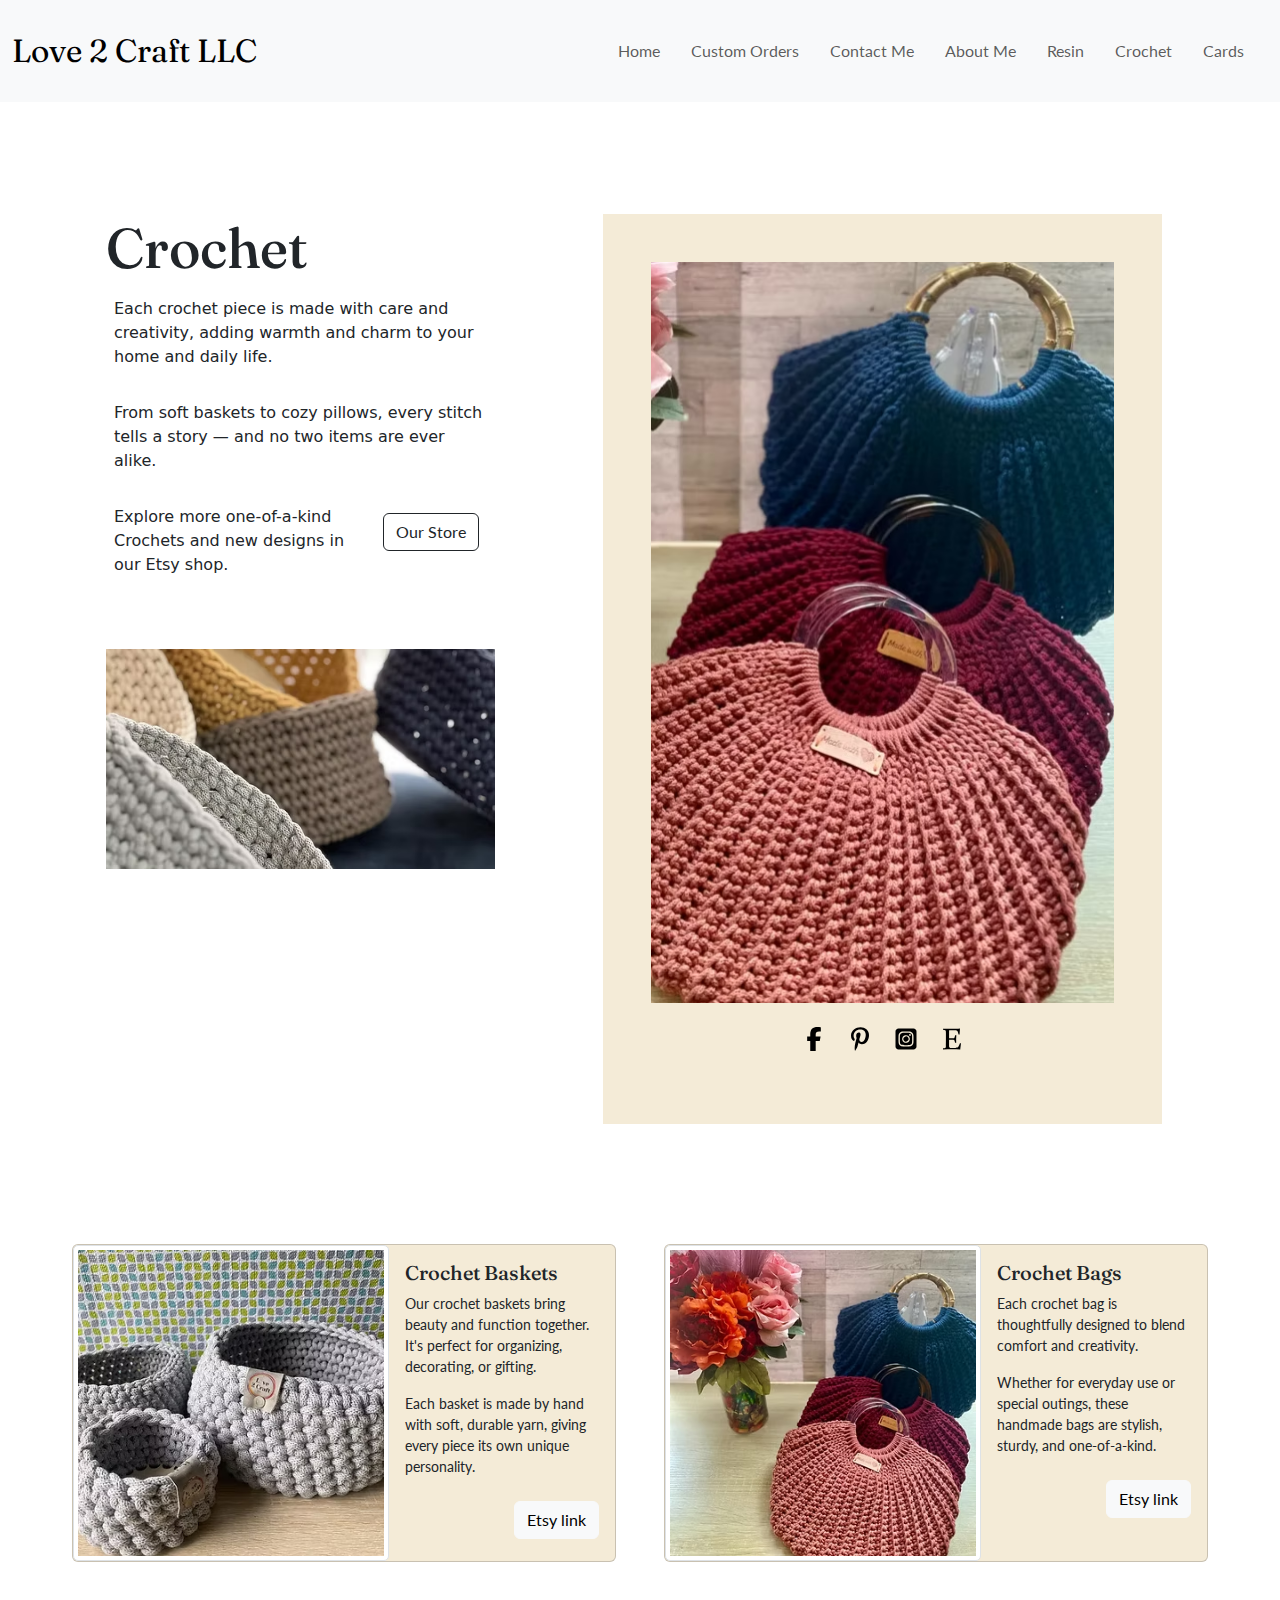
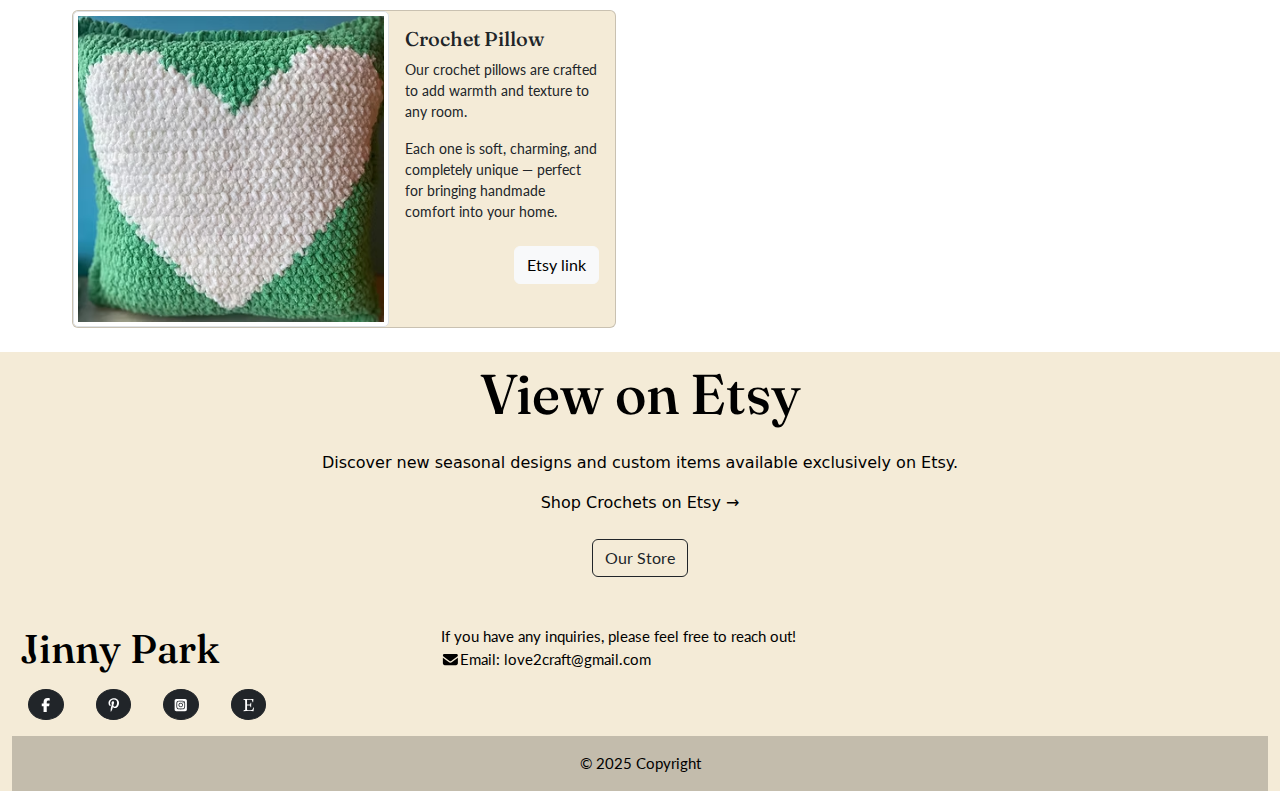
<file: crochet/index.html>
<!DOCTYPE html><html><head><meta charSet="utf-8"/><meta http-equiv="x-ua-compatible" content="ie=edge"/><meta name="viewport" content="width=device-width, initial-scale=1, shrink-to-fit=no"/><meta name="generator" content="Gatsby 5.15.0"/><style data-href="/styles.854bf8da08aa89c28338.css" data-identity="gatsby-global-css">@charset "UTF-8";/*!
 * Bootstrap  v5.3.8 (https://getbootstrap.com/)
 * Copyright 2011-2025 The Bootstrap Authors
 * Licensed under MIT (https://github.com/twbs/bootstrap/blob/main/LICENSE)
 */:root,[data-bs-theme=light]{--bs-blue:#0d6efd;--bs-indigo:#6610f2;--bs-purple:#6f42c1;--bs-pink:#d63384;--bs-red:#dc3545;--bs-orange:#fd7e14;--bs-yellow:#ffc107;--bs-green:#198754;--bs-teal:#20c997;--bs-cyan:#0dcaf0;--bs-black:#000;--bs-white:#fff;--bs-gray:#6c757d;--bs-gray-dark:#343a40;--bs-gray-100:#f8f9fa;--bs-gray-200:#e9ecef;--bs-gray-300:#dee2e6;--bs-gray-400:#ced4da;--bs-gray-500:#adb5bd;--bs-gray-600:#6c757d;--bs-gray-700:#495057;--bs-gray-800:#343a40;--bs-gray-900:#212529;--bs-primary:#0d6efd;--bs-secondary:#6c757d;--bs-success:#198754;--bs-info:#0dcaf0;--bs-warning:#ffc107;--bs-danger:#dc3545;--bs-light:#f8f9fa;--bs-dark:#212529;--bs-primary-rgb:13,110,253;--bs-secondary-rgb:108,117,125;--bs-success-rgb:25,135,84;--bs-info-rgb:13,202,240;--bs-warning-rgb:255,193,7;--bs-danger-rgb:220,53,69;--bs-light-rgb:248,249,250;--bs-dark-rgb:33,37,41;--bs-primary-text-emphasis:#052c65;--bs-secondary-text-emphasis:#2b2f32;--bs-success-text-emphasis:#0a3622;--bs-info-text-emphasis:#055160;--bs-warning-text-emphasis:#664d03;--bs-danger-text-emphasis:#58151c;--bs-light-text-emphasis:#495057;--bs-dark-text-emphasis:#495057;--bs-primary-bg-subtle:#cfe2ff;--bs-secondary-bg-subtle:#e2e3e5;--bs-success-bg-subtle:#d1e7dd;--bs-info-bg-subtle:#cff4fc;--bs-warning-bg-subtle:#fff3cd;--bs-danger-bg-subtle:#f8d7da;--bs-light-bg-subtle:#fcfcfd;--bs-dark-bg-subtle:#ced4da;--bs-primary-border-subtle:#9ec5fe;--bs-secondary-border-subtle:#c4c8cb;--bs-success-border-subtle:#a3cfbb;--bs-info-border-subtle:#9eeaf9;--bs-warning-border-subtle:#ffe69c;--bs-danger-border-subtle:#f1aeb5;--bs-light-border-subtle:#e9ecef;--bs-dark-border-subtle:#adb5bd;--bs-white-rgb:255,255,255;--bs-black-rgb:0,0,0;--bs-font-sans-serif:system-ui,-apple-system,"Segoe UI",Roboto,"Helvetica Neue","Noto Sans","Liberation Sans",Arial,sans-serif,"Apple Color Emoji","Segoe UI Emoji","Segoe UI Symbol","Noto Color Emoji";--bs-font-monospace:SFMono-Regular,Menlo,Monaco,Consolas,"Liberation Mono","Courier New",monospace;--bs-gradient:linear-gradient(180deg,hsla(0,0%,100%,.15),hsla(0,0%,100%,0));--bs-body-font-family:var(--bs-font-sans-serif);--bs-body-font-size:1rem;--bs-body-font-weight:400;--bs-body-line-height:1.5;--bs-body-color:#212529;--bs-body-color-rgb:33,37,41;--bs-body-bg:#fff;--bs-body-bg-rgb:255,255,255;--bs-emphasis-color:#000;--bs-emphasis-color-rgb:0,0,0;--bs-secondary-color:rgba(33,37,41,.75);--bs-secondary-color-rgb:33,37,41;--bs-secondary-bg:#e9ecef;--bs-secondary-bg-rgb:233,236,239;--bs-tertiary-color:rgba(33,37,41,.5);--bs-tertiary-color-rgb:33,37,41;--bs-tertiary-bg:#f8f9fa;--bs-tertiary-bg-rgb:248,249,250;--bs-heading-color:inherit;--bs-link-color:#0d6efd;--bs-link-color-rgb:13,110,253;--bs-link-decoration:underline;--bs-link-hover-color:#0a58ca;--bs-link-hover-color-rgb:10,88,202;--bs-code-color:#d63384;--bs-highlight-color:#212529;--bs-highlight-bg:#fff3cd;--bs-border-width:1px;--bs-border-style:solid;--bs-border-color:#dee2e6;--bs-border-color-translucent:rgba(0,0,0,.175);--bs-border-radius:0.375rem;--bs-border-radius-sm:0.25rem;--bs-border-radius-lg:0.5rem;--bs-border-radius-xl:1rem;--bs-border-radius-xxl:2rem;--bs-border-radius-2xl:var(--bs-border-radius-xxl);--bs-border-radius-pill:50rem;--bs-box-shadow:0 0.5rem 1rem rgba(0,0,0,.15);--bs-box-shadow-sm:0 0.125rem 0.25rem rgba(0,0,0,.075);--bs-box-shadow-lg:0 1rem 3rem rgba(0,0,0,.175);--bs-box-shadow-inset:inset 0 1px 2px rgba(0,0,0,.075);--bs-focus-ring-width:0.25rem;--bs-focus-ring-opacity:0.25;--bs-focus-ring-color:rgba(13,110,253,.25);--bs-form-valid-color:#198754;--bs-form-valid-border-color:#198754;--bs-form-invalid-color:#dc3545;--bs-form-invalid-border-color:#dc3545}[data-bs-theme=dark]{--bs-body-color:#dee2e6;--bs-body-color-rgb:222,226,230;--bs-body-bg:#212529;--bs-body-bg-rgb:33,37,41;--bs-emphasis-color:#fff;--bs-emphasis-color-rgb:255,255,255;--bs-secondary-color:rgba(222,226,230,.75);--bs-secondary-color-rgb:222,226,230;--bs-secondary-bg:#343a40;--bs-secondary-bg-rgb:52,58,64;--bs-tertiary-color:rgba(222,226,230,.5);--bs-tertiary-color-rgb:222,226,230;--bs-tertiary-bg:#2b3035;--bs-tertiary-bg-rgb:43,48,53;--bs-primary-text-emphasis:#6ea8fe;--bs-secondary-text-emphasis:#a7acb1;--bs-success-text-emphasis:#75b798;--bs-info-text-emphasis:#6edff6;--bs-warning-text-emphasis:#ffda6a;--bs-danger-text-emphasis:#ea868f;--bs-light-text-emphasis:#f8f9fa;--bs-dark-text-emphasis:#dee2e6;--bs-primary-bg-subtle:#031633;--bs-secondary-bg-subtle:#161719;--bs-success-bg-subtle:#051b11;--bs-info-bg-subtle:#032830;--bs-warning-bg-subtle:#332701;--bs-danger-bg-subtle:#2c0b0e;--bs-light-bg-subtle:#343a40;--bs-dark-bg-subtle:#1a1d20;--bs-primary-border-subtle:#084298;--bs-secondary-border-subtle:#41464b;--bs-success-border-subtle:#0f5132;--bs-info-border-subtle:#087990;--bs-warning-border-subtle:#997404;--bs-danger-border-subtle:#842029;--bs-light-border-subtle:#495057;--bs-dark-border-subtle:#343a40;--bs-heading-color:inherit;--bs-link-color:#6ea8fe;--bs-link-hover-color:#8bb9fe;--bs-link-color-rgb:110,168,254;--bs-link-hover-color-rgb:139,185,254;--bs-code-color:#e685b5;--bs-highlight-color:#dee2e6;--bs-highlight-bg:#664d03;--bs-border-color:#495057;--bs-border-color-translucent:hsla(0,0%,100%,.15);--bs-form-valid-color:#75b798;--bs-form-valid-border-color:#75b798;--bs-form-invalid-color:#ea868f;--bs-form-invalid-border-color:#ea868f;color-scheme:dark}*,:after,:before{box-sizing:border-box}@media (prefers-reduced-motion:no-preference){:root{scroll-behavior:smooth}}body{-webkit-text-size-adjust:100%;-webkit-tap-highlight-color:transparent;background-color:var(--bs-body-bg);color:var(--bs-body-color);font-family:var(--bs-body-font-family);font-size:var(--bs-body-font-size);font-weight:var(--bs-body-font-weight);line-height:var(--bs-body-line-height);margin:0;text-align:var(--bs-body-text-align)}hr{border:0;border-top:var(--bs-border-width) solid;color:inherit;margin:1rem 0;opacity:.25}.h1,.h2,.h3,.h4,.h5,.h6,h1,h2,h3,h4,h5,h6{color:var(--bs-heading-color);font-weight:500;line-height:1.2;margin-bottom:.5rem;margin-top:0}.h1,h1{font-size:calc(1.375rem + 1.5vw)}@media (min-width:1200px){.h1,h1{font-size:2.5rem}}.h2,h2{font-size:calc(1.325rem + .9vw)}@media (min-width:1200px){.h2,h2{font-size:2rem}}.h3,h3{font-size:calc(1.3rem + .6vw)}@media (min-width:1200px){.h3,h3{font-size:1.75rem}}.h4,h4{font-size:calc(1.275rem + .3vw)}@media (min-width:1200px){.h4,h4{font-size:1.5rem}}.h5,h5{font-size:1.25rem}.h6,h6{font-size:1rem}p{margin-bottom:1rem;margin-top:0}abbr[title]{cursor:help;-webkit-text-decoration:underline dotted;text-decoration:underline dotted;-webkit-text-decoration-skip-ink:none;text-decoration-skip-ink:none}address{font-style:normal;line-height:inherit;margin-bottom:1rem}ol,ul{padding-left:2rem}dl,ol,ul{margin-bottom:1rem;margin-top:0}ol ol,ol ul,ul ol,ul ul{margin-bottom:0}dt{font-weight:700}dd{margin-bottom:.5rem;margin-left:0}blockquote{margin:0 0 1rem}b,strong{font-weight:bolder}.small,small{font-size:.875em}.mark,mark{background-color:var(--bs-highlight-bg);color:var(--bs-highlight-color);padding:.1875em}sub,sup{font-size:.75em;line-height:0;position:relative;vertical-align:baseline}sub{bottom:-.25em}sup{top:-.5em}a{color:rgba(var(--bs-link-color-rgb),var(--bs-link-opacity,1));text-decoration:underline}a:hover{--bs-link-color-rgb:var(--bs-link-hover-color-rgb)}a:not([href]):not([class]),a:not([href]):not([class]):hover{color:inherit;text-decoration:none}code,kbd,pre,samp{font-family:var(--bs-font-monospace);font-size:1em}pre{display:block;font-size:.875em;margin-bottom:1rem;margin-top:0;overflow:auto}pre code{color:inherit;font-size:inherit;word-break:normal}code{word-wrap:break-word;color:var(--bs-code-color);font-size:.875em}a>code{color:inherit}kbd{background-color:var(--bs-body-color);border-radius:.25rem;color:var(--bs-body-bg);font-size:.875em;padding:.1875rem .375rem}kbd kbd{font-size:1em;padding:0}figure{margin:0 0 1rem}img,svg{vertical-align:middle}table{border-collapse:collapse;caption-side:bottom}caption{color:var(--bs-secondary-color);padding-bottom:.5rem;padding-top:.5rem;text-align:left}th{text-align:inherit;text-align:-webkit-match-parent}tbody,td,tfoot,th,thead,tr{border:0 solid;border-color:inherit}label{display:inline-block}button{border-radius:0}button:focus:not(:focus-visible){outline:0}button,input,optgroup,select,textarea{font-family:inherit;font-size:inherit;line-height:inherit;margin:0}button,select{text-transform:none}[role=button]{cursor:pointer}select{word-wrap:normal}select:disabled{opacity:1}[list]:not([type=date]):not([type=datetime-local]):not([type=month]):not([type=week]):not([type=time])::-webkit-calendar-picker-indicator{display:none!important}[type=button],[type=reset],[type=submit],button{-webkit-appearance:button}[type=button]:not(:disabled),[type=reset]:not(:disabled),[type=submit]:not(:disabled),button:not(:disabled){cursor:pointer}::-moz-focus-inner{border-style:none;padding:0}textarea{resize:vertical}fieldset{border:0;margin:0;min-width:0;padding:0}legend{float:left;font-size:calc(1.275rem + .3vw);line-height:inherit;margin-bottom:.5rem;padding:0;width:100%}@media (min-width:1200px){legend{font-size:1.5rem}}legend+*{clear:left}::-webkit-datetime-edit-day-field,::-webkit-datetime-edit-fields-wrapper,::-webkit-datetime-edit-hour-field,::-webkit-datetime-edit-minute,::-webkit-datetime-edit-month-field,::-webkit-datetime-edit-text,::-webkit-datetime-edit-year-field{padding:0}::-webkit-inner-spin-button{height:auto}[type=search]{-webkit-appearance:textfield;outline-offset:-2px}[type=search]::-webkit-search-cancel-button{cursor:pointer;filter:grayscale(1)}::-webkit-search-decoration{-webkit-appearance:none}::-webkit-color-swatch-wrapper{padding:0}::-webkit-file-upload-button{-webkit-appearance:button;font:inherit}::file-selector-button{-webkit-appearance:button;font:inherit}output{display:inline-block}iframe{border:0}summary{cursor:pointer;display:list-item}progress{vertical-align:baseline}[hidden]{display:none!important}.lead{font-size:1.25rem;font-weight:300}.display-1{font-size:calc(1.625rem + 4.5vw);font-weight:300;line-height:1.2}@media (min-width:1200px){.display-1{font-size:5rem}}.display-2{font-size:calc(1.575rem + 3.9vw);font-weight:300;line-height:1.2}@media (min-width:1200px){.display-2{font-size:4.5rem}}.display-3{font-size:calc(1.525rem + 3.3vw);font-weight:300;line-height:1.2}@media (min-width:1200px){.display-3{font-size:4rem}}.display-4{font-size:calc(1.475rem + 2.7vw);font-weight:300;line-height:1.2}@media (min-width:1200px){.display-4{font-size:3.5rem}}.display-5{font-size:calc(1.425rem + 2.1vw);font-weight:300;line-height:1.2}@media (min-width:1200px){.display-5{font-size:3rem}}.display-6{font-size:calc(1.375rem + 1.5vw);font-weight:300;line-height:1.2}@media (min-width:1200px){.display-6{font-size:2.5rem}}.list-inline,.list-unstyled{list-style:none;padding-left:0}.list-inline-item{display:inline-block}.list-inline-item:not(:last-child){margin-right:.5rem}.initialism{font-size:.875em;text-transform:uppercase}.blockquote{font-size:1.25rem;margin-bottom:1rem}.blockquote>:last-child{margin-bottom:0}.blockquote-footer{color:#6c757d;font-size:.875em;margin-bottom:1rem;margin-top:-1rem}.blockquote-footer:before{content:"— "}.img-fluid,.img-thumbnail{height:auto;max-width:100%}.img-thumbnail{background-color:var(--bs-body-bg);border:var(--bs-border-width) solid var(--bs-border-color);border-radius:var(--bs-border-radius);padding:.25rem}.figure{display:inline-block}.figure-img{line-height:1;margin-bottom:.5rem}.figure-caption{color:var(--bs-secondary-color);font-size:.875em}.container,.container-fluid,.container-lg,.container-md,.container-sm,.container-xl,.container-xxl{--bs-gutter-x:1.5rem;--bs-gutter-y:0;margin-left:auto;margin-right:auto;padding-left:calc(var(--bs-gutter-x)*.5);padding-right:calc(var(--bs-gutter-x)*.5);width:100%}@media (min-width:576px){.container,.container-sm{max-width:540px}}@media (min-width:768px){.container,.container-md,.container-sm{max-width:720px}}@media (min-width:992px){.container,.container-lg,.container-md,.container-sm{max-width:960px}}@media (min-width:1200px){.container,.container-lg,.container-md,.container-sm,.container-xl{max-width:1140px}}@media (min-width:1400px){.container,.container-lg,.container-md,.container-sm,.container-xl,.container-xxl{max-width:1320px}}:root{--bs-breakpoint-xs:0;--bs-breakpoint-sm:576px;--bs-breakpoint-md:768px;--bs-breakpoint-lg:992px;--bs-breakpoint-xl:1200px;--bs-breakpoint-xxl:1400px}.row{--bs-gutter-x:1.5rem;--bs-gutter-y:0;display:flex;flex-wrap:wrap;margin-left:calc(var(--bs-gutter-x)*-.5);margin-right:calc(var(--bs-gutter-x)*-.5);margin-top:calc(var(--bs-gutter-y)*-1)}.row>*{flex-shrink:0;margin-top:var(--bs-gutter-y);max-width:100%;padding-left:calc(var(--bs-gutter-x)*.5);padding-right:calc(var(--bs-gutter-x)*.5);width:100%}.col{flex:1 0}.row-cols-auto>*{flex:0 0 auto;width:auto}.row-cols-1>*{flex:0 0 auto;width:100%}.row-cols-2>*{flex:0 0 auto;width:50%}.row-cols-3>*{flex:0 0 auto;width:33.33333333%}.row-cols-4>*{flex:0 0 auto;width:25%}.row-cols-5>*{flex:0 0 auto;width:20%}.row-cols-6>*{flex:0 0 auto;width:16.66666667%}.col-auto{flex:0 0 auto;width:auto}.col-1{flex:0 0 auto;width:8.33333333%}.col-2{flex:0 0 auto;width:16.66666667%}.col-3{flex:0 0 auto;width:25%}.col-4{flex:0 0 auto;width:33.33333333%}.col-5{flex:0 0 auto;width:41.66666667%}.col-6{flex:0 0 auto;width:50%}.col-7{flex:0 0 auto;width:58.33333333%}.col-8{flex:0 0 auto;width:66.66666667%}.col-9{flex:0 0 auto;width:75%}.col-10{flex:0 0 auto;width:83.33333333%}.col-11{flex:0 0 auto;width:91.66666667%}.col-12{flex:0 0 auto;width:100%}.offset-1{margin-left:8.33333333%}.offset-2{margin-left:16.66666667%}.offset-3{margin-left:25%}.offset-4{margin-left:33.33333333%}.offset-5{margin-left:41.66666667%}.offset-6{margin-left:50%}.offset-7{margin-left:58.33333333%}.offset-8{margin-left:66.66666667%}.offset-9{margin-left:75%}.offset-10{margin-left:83.33333333%}.offset-11{margin-left:91.66666667%}.g-0,.gx-0{--bs-gutter-x:0}.g-0,.gy-0{--bs-gutter-y:0}.g-1,.gx-1{--bs-gutter-x:0.25rem}.g-1,.gy-1{--bs-gutter-y:0.25rem}.g-2,.gx-2{--bs-gutter-x:0.5rem}.g-2,.gy-2{--bs-gutter-y:0.5rem}.g-3,.gx-3{--bs-gutter-x:1rem}.g-3,.gy-3{--bs-gutter-y:1rem}.g-4,.gx-4{--bs-gutter-x:1.5rem}.g-4,.gy-4{--bs-gutter-y:1.5rem}.g-5,.gx-5{--bs-gutter-x:3rem}.g-5,.gy-5{--bs-gutter-y:3rem}@media (min-width:576px){.col-sm{flex:1 0}.row-cols-sm-auto>*{flex:0 0 auto;width:auto}.row-cols-sm-1>*{flex:0 0 auto;width:100%}.row-cols-sm-2>*{flex:0 0 auto;width:50%}.row-cols-sm-3>*{flex:0 0 auto;width:33.33333333%}.row-cols-sm-4>*{flex:0 0 auto;width:25%}.row-cols-sm-5>*{flex:0 0 auto;width:20%}.row-cols-sm-6>*{flex:0 0 auto;width:16.66666667%}.col-sm-auto{flex:0 0 auto;width:auto}.col-sm-1{flex:0 0 auto;width:8.33333333%}.col-sm-2{flex:0 0 auto;width:16.66666667%}.col-sm-3{flex:0 0 auto;width:25%}.col-sm-4{flex:0 0 auto;width:33.33333333%}.col-sm-5{flex:0 0 auto;width:41.66666667%}.col-sm-6{flex:0 0 auto;width:50%}.col-sm-7{flex:0 0 auto;width:58.33333333%}.col-sm-8{flex:0 0 auto;width:66.66666667%}.col-sm-9{flex:0 0 auto;width:75%}.col-sm-10{flex:0 0 auto;width:83.33333333%}.col-sm-11{flex:0 0 auto;width:91.66666667%}.col-sm-12{flex:0 0 auto;width:100%}.offset-sm-0{margin-left:0}.offset-sm-1{margin-left:8.33333333%}.offset-sm-2{margin-left:16.66666667%}.offset-sm-3{margin-left:25%}.offset-sm-4{margin-left:33.33333333%}.offset-sm-5{margin-left:41.66666667%}.offset-sm-6{margin-left:50%}.offset-sm-7{margin-left:58.33333333%}.offset-sm-8{margin-left:66.66666667%}.offset-sm-9{margin-left:75%}.offset-sm-10{margin-left:83.33333333%}.offset-sm-11{margin-left:91.66666667%}.g-sm-0,.gx-sm-0{--bs-gutter-x:0}.g-sm-0,.gy-sm-0{--bs-gutter-y:0}.g-sm-1,.gx-sm-1{--bs-gutter-x:0.25rem}.g-sm-1,.gy-sm-1{--bs-gutter-y:0.25rem}.g-sm-2,.gx-sm-2{--bs-gutter-x:0.5rem}.g-sm-2,.gy-sm-2{--bs-gutter-y:0.5rem}.g-sm-3,.gx-sm-3{--bs-gutter-x:1rem}.g-sm-3,.gy-sm-3{--bs-gutter-y:1rem}.g-sm-4,.gx-sm-4{--bs-gutter-x:1.5rem}.g-sm-4,.gy-sm-4{--bs-gutter-y:1.5rem}.g-sm-5,.gx-sm-5{--bs-gutter-x:3rem}.g-sm-5,.gy-sm-5{--bs-gutter-y:3rem}}@media (min-width:768px){.col-md{flex:1 0}.row-cols-md-auto>*{flex:0 0 auto;width:auto}.row-cols-md-1>*{flex:0 0 auto;width:100%}.row-cols-md-2>*{flex:0 0 auto;width:50%}.row-cols-md-3>*{flex:0 0 auto;width:33.33333333%}.row-cols-md-4>*{flex:0 0 auto;width:25%}.row-cols-md-5>*{flex:0 0 auto;width:20%}.row-cols-md-6>*{flex:0 0 auto;width:16.66666667%}.col-md-auto{flex:0 0 auto;width:auto}.col-md-1{flex:0 0 auto;width:8.33333333%}.col-md-2{flex:0 0 auto;width:16.66666667%}.col-md-3{flex:0 0 auto;width:25%}.col-md-4{flex:0 0 auto;width:33.33333333%}.col-md-5{flex:0 0 auto;width:41.66666667%}.col-md-6{flex:0 0 auto;width:50%}.col-md-7{flex:0 0 auto;width:58.33333333%}.col-md-8{flex:0 0 auto;width:66.66666667%}.col-md-9{flex:0 0 auto;width:75%}.col-md-10{flex:0 0 auto;width:83.33333333%}.col-md-11{flex:0 0 auto;width:91.66666667%}.col-md-12{flex:0 0 auto;width:100%}.offset-md-0{margin-left:0}.offset-md-1{margin-left:8.33333333%}.offset-md-2{margin-left:16.66666667%}.offset-md-3{margin-left:25%}.offset-md-4{margin-left:33.33333333%}.offset-md-5{margin-left:41.66666667%}.offset-md-6{margin-left:50%}.offset-md-7{margin-left:58.33333333%}.offset-md-8{margin-left:66.66666667%}.offset-md-9{margin-left:75%}.offset-md-10{margin-left:83.33333333%}.offset-md-11{margin-left:91.66666667%}.g-md-0,.gx-md-0{--bs-gutter-x:0}.g-md-0,.gy-md-0{--bs-gutter-y:0}.g-md-1,.gx-md-1{--bs-gutter-x:0.25rem}.g-md-1,.gy-md-1{--bs-gutter-y:0.25rem}.g-md-2,.gx-md-2{--bs-gutter-x:0.5rem}.g-md-2,.gy-md-2{--bs-gutter-y:0.5rem}.g-md-3,.gx-md-3{--bs-gutter-x:1rem}.g-md-3,.gy-md-3{--bs-gutter-y:1rem}.g-md-4,.gx-md-4{--bs-gutter-x:1.5rem}.g-md-4,.gy-md-4{--bs-gutter-y:1.5rem}.g-md-5,.gx-md-5{--bs-gutter-x:3rem}.g-md-5,.gy-md-5{--bs-gutter-y:3rem}}@media (min-width:992px){.col-lg{flex:1 0}.row-cols-lg-auto>*{flex:0 0 auto;width:auto}.row-cols-lg-1>*{flex:0 0 auto;width:100%}.row-cols-lg-2>*{flex:0 0 auto;width:50%}.row-cols-lg-3>*{flex:0 0 auto;width:33.33333333%}.row-cols-lg-4>*{flex:0 0 auto;width:25%}.row-cols-lg-5>*{flex:0 0 auto;width:20%}.row-cols-lg-6>*{flex:0 0 auto;width:16.66666667%}.col-lg-auto{flex:0 0 auto;width:auto}.col-lg-1{flex:0 0 auto;width:8.33333333%}.col-lg-2{flex:0 0 auto;width:16.66666667%}.col-lg-3{flex:0 0 auto;width:25%}.col-lg-4{flex:0 0 auto;width:33.33333333%}.col-lg-5{flex:0 0 auto;width:41.66666667%}.col-lg-6{flex:0 0 auto;width:50%}.col-lg-7{flex:0 0 auto;width:58.33333333%}.col-lg-8{flex:0 0 auto;width:66.66666667%}.col-lg-9{flex:0 0 auto;width:75%}.col-lg-10{flex:0 0 auto;width:83.33333333%}.col-lg-11{flex:0 0 auto;width:91.66666667%}.col-lg-12{flex:0 0 auto;width:100%}.offset-lg-0{margin-left:0}.offset-lg-1{margin-left:8.33333333%}.offset-lg-2{margin-left:16.66666667%}.offset-lg-3{margin-left:25%}.offset-lg-4{margin-left:33.33333333%}.offset-lg-5{margin-left:41.66666667%}.offset-lg-6{margin-left:50%}.offset-lg-7{margin-left:58.33333333%}.offset-lg-8{margin-left:66.66666667%}.offset-lg-9{margin-left:75%}.offset-lg-10{margin-left:83.33333333%}.offset-lg-11{margin-left:91.66666667%}.g-lg-0,.gx-lg-0{--bs-gutter-x:0}.g-lg-0,.gy-lg-0{--bs-gutter-y:0}.g-lg-1,.gx-lg-1{--bs-gutter-x:0.25rem}.g-lg-1,.gy-lg-1{--bs-gutter-y:0.25rem}.g-lg-2,.gx-lg-2{--bs-gutter-x:0.5rem}.g-lg-2,.gy-lg-2{--bs-gutter-y:0.5rem}.g-lg-3,.gx-lg-3{--bs-gutter-x:1rem}.g-lg-3,.gy-lg-3{--bs-gutter-y:1rem}.g-lg-4,.gx-lg-4{--bs-gutter-x:1.5rem}.g-lg-4,.gy-lg-4{--bs-gutter-y:1.5rem}.g-lg-5,.gx-lg-5{--bs-gutter-x:3rem}.g-lg-5,.gy-lg-5{--bs-gutter-y:3rem}}@media (min-width:1200px){.col-xl{flex:1 0}.row-cols-xl-auto>*{flex:0 0 auto;width:auto}.row-cols-xl-1>*{flex:0 0 auto;width:100%}.row-cols-xl-2>*{flex:0 0 auto;width:50%}.row-cols-xl-3>*{flex:0 0 auto;width:33.33333333%}.row-cols-xl-4>*{flex:0 0 auto;width:25%}.row-cols-xl-5>*{flex:0 0 auto;width:20%}.row-cols-xl-6>*{flex:0 0 auto;width:16.66666667%}.col-xl-auto{flex:0 0 auto;width:auto}.col-xl-1{flex:0 0 auto;width:8.33333333%}.col-xl-2{flex:0 0 auto;width:16.66666667%}.col-xl-3{flex:0 0 auto;width:25%}.col-xl-4{flex:0 0 auto;width:33.33333333%}.col-xl-5{flex:0 0 auto;width:41.66666667%}.col-xl-6{flex:0 0 auto;width:50%}.col-xl-7{flex:0 0 auto;width:58.33333333%}.col-xl-8{flex:0 0 auto;width:66.66666667%}.col-xl-9{flex:0 0 auto;width:75%}.col-xl-10{flex:0 0 auto;width:83.33333333%}.col-xl-11{flex:0 0 auto;width:91.66666667%}.col-xl-12{flex:0 0 auto;width:100%}.offset-xl-0{margin-left:0}.offset-xl-1{margin-left:8.33333333%}.offset-xl-2{margin-left:16.66666667%}.offset-xl-3{margin-left:25%}.offset-xl-4{margin-left:33.33333333%}.offset-xl-5{margin-left:41.66666667%}.offset-xl-6{margin-left:50%}.offset-xl-7{margin-left:58.33333333%}.offset-xl-8{margin-left:66.66666667%}.offset-xl-9{margin-left:75%}.offset-xl-10{margin-left:83.33333333%}.offset-xl-11{margin-left:91.66666667%}.g-xl-0,.gx-xl-0{--bs-gutter-x:0}.g-xl-0,.gy-xl-0{--bs-gutter-y:0}.g-xl-1,.gx-xl-1{--bs-gutter-x:0.25rem}.g-xl-1,.gy-xl-1{--bs-gutter-y:0.25rem}.g-xl-2,.gx-xl-2{--bs-gutter-x:0.5rem}.g-xl-2,.gy-xl-2{--bs-gutter-y:0.5rem}.g-xl-3,.gx-xl-3{--bs-gutter-x:1rem}.g-xl-3,.gy-xl-3{--bs-gutter-y:1rem}.g-xl-4,.gx-xl-4{--bs-gutter-x:1.5rem}.g-xl-4,.gy-xl-4{--bs-gutter-y:1.5rem}.g-xl-5,.gx-xl-5{--bs-gutter-x:3rem}.g-xl-5,.gy-xl-5{--bs-gutter-y:3rem}}@media (min-width:1400px){.col-xxl{flex:1 0}.row-cols-xxl-auto>*{flex:0 0 auto;width:auto}.row-cols-xxl-1>*{flex:0 0 auto;width:100%}.row-cols-xxl-2>*{flex:0 0 auto;width:50%}.row-cols-xxl-3>*{flex:0 0 auto;width:33.33333333%}.row-cols-xxl-4>*{flex:0 0 auto;width:25%}.row-cols-xxl-5>*{flex:0 0 auto;width:20%}.row-cols-xxl-6>*{flex:0 0 auto;width:16.66666667%}.col-xxl-auto{flex:0 0 auto;width:auto}.col-xxl-1{flex:0 0 auto;width:8.33333333%}.col-xxl-2{flex:0 0 auto;width:16.66666667%}.col-xxl-3{flex:0 0 auto;width:25%}.col-xxl-4{flex:0 0 auto;width:33.33333333%}.col-xxl-5{flex:0 0 auto;width:41.66666667%}.col-xxl-6{flex:0 0 auto;width:50%}.col-xxl-7{flex:0 0 auto;width:58.33333333%}.col-xxl-8{flex:0 0 auto;width:66.66666667%}.col-xxl-9{flex:0 0 auto;width:75%}.col-xxl-10{flex:0 0 auto;width:83.33333333%}.col-xxl-11{flex:0 0 auto;width:91.66666667%}.col-xxl-12{flex:0 0 auto;width:100%}.offset-xxl-0{margin-left:0}.offset-xxl-1{margin-left:8.33333333%}.offset-xxl-2{margin-left:16.66666667%}.offset-xxl-3{margin-left:25%}.offset-xxl-4{margin-left:33.33333333%}.offset-xxl-5{margin-left:41.66666667%}.offset-xxl-6{margin-left:50%}.offset-xxl-7{margin-left:58.33333333%}.offset-xxl-8{margin-left:66.66666667%}.offset-xxl-9{margin-left:75%}.offset-xxl-10{margin-left:83.33333333%}.offset-xxl-11{margin-left:91.66666667%}.g-xxl-0,.gx-xxl-0{--bs-gutter-x:0}.g-xxl-0,.gy-xxl-0{--bs-gutter-y:0}.g-xxl-1,.gx-xxl-1{--bs-gutter-x:0.25rem}.g-xxl-1,.gy-xxl-1{--bs-gutter-y:0.25rem}.g-xxl-2,.gx-xxl-2{--bs-gutter-x:0.5rem}.g-xxl-2,.gy-xxl-2{--bs-gutter-y:0.5rem}.g-xxl-3,.gx-xxl-3{--bs-gutter-x:1rem}.g-xxl-3,.gy-xxl-3{--bs-gutter-y:1rem}.g-xxl-4,.gx-xxl-4{--bs-gutter-x:1.5rem}.g-xxl-4,.gy-xxl-4{--bs-gutter-y:1.5rem}.g-xxl-5,.gx-xxl-5{--bs-gutter-x:3rem}.g-xxl-5,.gy-xxl-5{--bs-gutter-y:3rem}}.table{--bs-table-color-type:initial;--bs-table-bg-type:initial;--bs-table-color-state:initial;--bs-table-bg-state:initial;--bs-table-color:var(--bs-emphasis-color);--bs-table-bg:var(--bs-body-bg);--bs-table-border-color:var(--bs-border-color);--bs-table-accent-bg:transparent;--bs-table-striped-color:var(--bs-emphasis-color);--bs-table-striped-bg:rgba(var(--bs-emphasis-color-rgb),0.05);--bs-table-active-color:var(--bs-emphasis-color);--bs-table-active-bg:rgba(var(--bs-emphasis-color-rgb),0.1);--bs-table-hover-color:var(--bs-emphasis-color);--bs-table-hover-bg:rgba(var(--bs-emphasis-color-rgb),0.075);border-color:var(--bs-table-border-color);margin-bottom:1rem;vertical-align:top;width:100%}.table>:not(caption)>*>*{background-color:var(--bs-table-bg);border-bottom-width:var(--bs-border-width);box-shadow:inset 0 0 0 9999px var(--bs-table-bg-state,var(--bs-table-bg-type,var(--bs-table-accent-bg)));color:var(--bs-table-color-state,var(--bs-table-color-type,var(--bs-table-color)));padding:.5rem}.table>tbody{vertical-align:inherit}.table>thead{vertical-align:bottom}.table-group-divider{border-top:calc(var(--bs-border-width)*2) solid}.caption-top{caption-side:top}.table-sm>:not(caption)>*>*{padding:.25rem}.table-bordered>:not(caption)>*{border-width:var(--bs-border-width) 0}.table-bordered>:not(caption)>*>*{border-width:0 var(--bs-border-width)}.table-borderless>:not(caption)>*>*{border-bottom-width:0}.table-borderless>:not(:first-child){border-top-width:0}.table-striped-columns>:not(caption)>tr>:nth-child(2n),.table-striped>tbody>tr:nth-of-type(odd)>*{--bs-table-color-type:var(--bs-table-striped-color);--bs-table-bg-type:var(--bs-table-striped-bg)}.table-active{--bs-table-color-state:var(--bs-table-active-color);--bs-table-bg-state:var(--bs-table-active-bg)}.table-hover>tbody>tr:hover>*{--bs-table-color-state:var(--bs-table-hover-color);--bs-table-bg-state:var(--bs-table-hover-bg)}.table-primary{--bs-table-color:#000;--bs-table-bg:#cfe2ff;--bs-table-border-color:#a6b5cc;--bs-table-striped-bg:#c5d7f2;--bs-table-striped-color:#000;--bs-table-active-bg:#bacbe6;--bs-table-active-color:#000;--bs-table-hover-bg:#bfd1ec;--bs-table-hover-color:#000}.table-primary,.table-secondary{border-color:var(--bs-table-border-color);color:var(--bs-table-color)}.table-secondary{--bs-table-color:#000;--bs-table-bg:#e2e3e5;--bs-table-border-color:#b5b6b7;--bs-table-striped-bg:#d7d8da;--bs-table-striped-color:#000;--bs-table-active-bg:#cbccce;--bs-table-active-color:#000;--bs-table-hover-bg:#d1d2d4;--bs-table-hover-color:#000}.table-success{--bs-table-color:#000;--bs-table-bg:#d1e7dd;--bs-table-border-color:#a7b9b1;--bs-table-striped-bg:#c7dbd2;--bs-table-striped-color:#000;--bs-table-active-bg:#bcd0c7;--bs-table-active-color:#000;--bs-table-hover-bg:#c1d6cc;--bs-table-hover-color:#000}.table-info,.table-success{border-color:var(--bs-table-border-color);color:var(--bs-table-color)}.table-info{--bs-table-color:#000;--bs-table-bg:#cff4fc;--bs-table-border-color:#a6c3ca;--bs-table-striped-bg:#c5e8ef;--bs-table-striped-color:#000;--bs-table-active-bg:#badce3;--bs-table-active-color:#000;--bs-table-hover-bg:#bfe2e9;--bs-table-hover-color:#000}.table-warning{--bs-table-color:#000;--bs-table-bg:#fff3cd;--bs-table-border-color:#ccc2a4;--bs-table-striped-bg:#f2e7c3;--bs-table-striped-color:#000;--bs-table-active-bg:#e6dbb9;--bs-table-active-color:#000;--bs-table-hover-bg:#ece1be;--bs-table-hover-color:#000}.table-danger,.table-warning{border-color:var(--bs-table-border-color);color:var(--bs-table-color)}.table-danger{--bs-table-color:#000;--bs-table-bg:#f8d7da;--bs-table-border-color:#c6acae;--bs-table-striped-bg:#eccccf;--bs-table-striped-color:#000;--bs-table-active-bg:#dfc2c4;--bs-table-active-color:#000;--bs-table-hover-bg:#e5c7ca;--bs-table-hover-color:#000}.table-light{--bs-table-color:#000;--bs-table-bg:#f8f9fa;--bs-table-border-color:#c6c7c8;--bs-table-striped-bg:#ecedee;--bs-table-striped-color:#000;--bs-table-active-bg:#dfe0e1;--bs-table-active-color:#000;--bs-table-hover-bg:#e5e6e7;--bs-table-hover-color:#000}.table-dark,.table-light{border-color:var(--bs-table-border-color);color:var(--bs-table-color)}.table-dark{--bs-table-color:#fff;--bs-table-bg:#212529;--bs-table-border-color:#4d5154;--bs-table-striped-bg:#2c3034;--bs-table-striped-color:#fff;--bs-table-active-bg:#373b3e;--bs-table-active-color:#fff;--bs-table-hover-bg:#323539;--bs-table-hover-color:#fff}.table-responsive{-webkit-overflow-scrolling:touch;overflow-x:auto}@media (max-width:575.98px){.table-responsive-sm{-webkit-overflow-scrolling:touch;overflow-x:auto}}@media (max-width:767.98px){.table-responsive-md{-webkit-overflow-scrolling:touch;overflow-x:auto}}@media (max-width:991.98px){.table-responsive-lg{-webkit-overflow-scrolling:touch;overflow-x:auto}}@media (max-width:1199.98px){.table-responsive-xl{-webkit-overflow-scrolling:touch;overflow-x:auto}}@media (max-width:1399.98px){.table-responsive-xxl{-webkit-overflow-scrolling:touch;overflow-x:auto}}.form-label{margin-bottom:.5rem}.col-form-label{font-size:inherit;line-height:1.5;margin-bottom:0;padding-bottom:calc(.375rem + var(--bs-border-width));padding-top:calc(.375rem + var(--bs-border-width))}.col-form-label-lg{font-size:1.25rem;padding-bottom:calc(.5rem + var(--bs-border-width));padding-top:calc(.5rem + var(--bs-border-width))}.col-form-label-sm{font-size:.875rem;padding-bottom:calc(.25rem + var(--bs-border-width));padding-top:calc(.25rem + var(--bs-border-width))}.form-text{color:var(--bs-secondary-color);font-size:.875em;margin-top:.25rem}.form-control{-webkit-appearance:none;appearance:none;background-clip:padding-box;background-color:var(--bs-body-bg);border:var(--bs-border-width) solid var(--bs-border-color);border-radius:var(--bs-border-radius);color:var(--bs-body-color);display:block;font-size:1rem;font-weight:400;line-height:1.5;padding:.375rem .75rem;transition:border-color .15s ease-in-out,box-shadow .15s ease-in-out;width:100%}@media (prefers-reduced-motion:reduce){.form-control{transition:none}}.form-control[type=file]{overflow:hidden}.form-control[type=file]:not(:disabled):not([readonly]){cursor:pointer}.form-control:focus{background-color:var(--bs-body-bg);border-color:#86b7fe;box-shadow:0 0 0 .25rem rgba(13,110,253,.25);color:var(--bs-body-color);outline:0}.form-control::-webkit-date-and-time-value{height:1.5em;margin:0;min-width:85px}.form-control::-webkit-datetime-edit{display:block;padding:0}.form-control::placeholder{color:var(--bs-secondary-color);opacity:1}.form-control:disabled{background-color:var(--bs-secondary-bg);opacity:1}.form-control::-webkit-file-upload-button{-webkit-margin-end:.75rem;background-color:var(--bs-tertiary-bg);border:0 solid;border-color:inherit;border-inline-end-width:var(--bs-border-width);border-radius:0;color:var(--bs-body-color);margin:-.375rem -.75rem;margin-inline-end:.75rem;padding:.375rem .75rem;pointer-events:none;-webkit-transition:color .15s ease-in-out,background-color .15s ease-in-out,border-color .15s ease-in-out,box-shadow .15s ease-in-out;transition:color .15s ease-in-out,background-color .15s ease-in-out,border-color .15s ease-in-out,box-shadow .15s ease-in-out}.form-control::file-selector-button{-webkit-margin-end:.75rem;background-color:var(--bs-tertiary-bg);border:0 solid;border-color:inherit;border-inline-end-width:var(--bs-border-width);border-radius:0;color:var(--bs-body-color);margin:-.375rem -.75rem;margin-inline-end:.75rem;padding:.375rem .75rem;pointer-events:none;transition:color .15s ease-in-out,background-color .15s ease-in-out,border-color .15s ease-in-out,box-shadow .15s ease-in-out}@media (prefers-reduced-motion:reduce){.form-control::-webkit-file-upload-button{-webkit-transition:none;transition:none}.form-control::file-selector-button{transition:none}}.form-control:hover:not(:disabled):not([readonly])::-webkit-file-upload-button{background-color:var(--bs-secondary-bg)}.form-control:hover:not(:disabled):not([readonly])::file-selector-button{background-color:var(--bs-secondary-bg)}.form-control-plaintext{background-color:transparent;border:solid transparent;border-width:var(--bs-border-width) 0;color:var(--bs-body-color);display:block;line-height:1.5;margin-bottom:0;padding:.375rem 0;width:100%}.form-control-plaintext:focus{outline:0}.form-control-plaintext.form-control-lg,.form-control-plaintext.form-control-sm{padding-left:0;padding-right:0}.form-control-sm{border-radius:var(--bs-border-radius-sm);font-size:.875rem;min-height:calc(1.5em + .5rem + var(--bs-border-width)*2);padding:.25rem .5rem}.form-control-sm::-webkit-file-upload-button{-webkit-margin-end:.5rem;margin:-.25rem -.5rem;margin-inline-end:.5rem;padding:.25rem .5rem}.form-control-sm::file-selector-button{-webkit-margin-end:.5rem;margin:-.25rem -.5rem;margin-inline-end:.5rem;padding:.25rem .5rem}.form-control-lg{border-radius:var(--bs-border-radius-lg);font-size:1.25rem;min-height:calc(1.5em + 1rem + var(--bs-border-width)*2);padding:.5rem 1rem}.form-control-lg::-webkit-file-upload-button{-webkit-margin-end:1rem;margin:-.5rem -1rem;margin-inline-end:1rem;padding:.5rem 1rem}.form-control-lg::file-selector-button{-webkit-margin-end:1rem;margin:-.5rem -1rem;margin-inline-end:1rem;padding:.5rem 1rem}textarea.form-control{min-height:calc(1.5em + .75rem + var(--bs-border-width)*2)}textarea.form-control-sm{min-height:calc(1.5em + .5rem + var(--bs-border-width)*2)}textarea.form-control-lg{min-height:calc(1.5em + 1rem + var(--bs-border-width)*2)}.form-control-color{height:calc(1.5em + .75rem + var(--bs-border-width)*2);padding:.375rem;width:3rem}.form-control-color:not(:disabled):not([readonly]){cursor:pointer}.form-control-color::-moz-color-swatch{border:0!important;border-radius:var(--bs-border-radius)}.form-control-color::-webkit-color-swatch{border:0!important;border-radius:var(--bs-border-radius)}.form-control-color.form-control-sm{height:calc(1.5em + .5rem + var(--bs-border-width)*2)}.form-control-color.form-control-lg{height:calc(1.5em + 1rem + var(--bs-border-width)*2)}.form-select{--bs-form-select-bg-img:url("data:image/svg+xml;charset=utf-8,%3Csvg xmlns='http://www.w3.org/2000/svg' viewBox='0 0 16 16'%3E%3Cpath fill='none' stroke='%23343a40' stroke-linecap='round' stroke-linejoin='round' stroke-width='2' d='m2 5 6 6 6-6'/%3E%3C/svg%3E");-webkit-appearance:none;appearance:none;background-color:var(--bs-body-bg);background-image:var(--bs-form-select-bg-img),var(--bs-form-select-bg-icon,none);background-position:right .75rem center;background-repeat:no-repeat;background-size:16px 12px;border:var(--bs-border-width) solid var(--bs-border-color);border-radius:var(--bs-border-radius);color:var(--bs-body-color);display:block;font-size:1rem;font-weight:400;line-height:1.5;padding:.375rem 2.25rem .375rem .75rem;transition:border-color .15s ease-in-out,box-shadow .15s ease-in-out;width:100%}@media (prefers-reduced-motion:reduce){.form-select{transition:none}}.form-select:focus{border-color:#86b7fe;box-shadow:0 0 0 .25rem rgba(13,110,253,.25);outline:0}.form-select[multiple],.form-select[size]:not([size="1"]){background-image:none;padding-right:.75rem}.form-select:disabled{background-color:var(--bs-secondary-bg)}.form-select:-moz-focusring{color:transparent;text-shadow:0 0 0 var(--bs-body-color)}.form-select-sm{border-radius:var(--bs-border-radius-sm);font-size:.875rem;padding-bottom:.25rem;padding-left:.5rem;padding-top:.25rem}.form-select-lg{border-radius:var(--bs-border-radius-lg);font-size:1.25rem;padding-bottom:.5rem;padding-left:1rem;padding-top:.5rem}[data-bs-theme=dark] .form-select{--bs-form-select-bg-img:url("data:image/svg+xml;charset=utf-8,%3Csvg xmlns='http://www.w3.org/2000/svg' viewBox='0 0 16 16'%3E%3Cpath fill='none' stroke='%23dee2e6' stroke-linecap='round' stroke-linejoin='round' stroke-width='2' d='m2 5 6 6 6-6'/%3E%3C/svg%3E")}.form-check{display:block;margin-bottom:.125rem;min-height:1.5rem;padding-left:1.5em}.form-check .form-check-input{float:left;margin-left:-1.5em}.form-check-reverse{padding-left:0;padding-right:1.5em;text-align:right}.form-check-reverse .form-check-input{float:right;margin-left:0;margin-right:-1.5em}.form-check-input{--bs-form-check-bg:var(--bs-body-bg);-webkit-appearance:none;appearance:none;background-color:var(--bs-form-check-bg);background-image:var(--bs-form-check-bg-image);background-position:50%;background-repeat:no-repeat;background-size:contain;border:var(--bs-border-width) solid var(--bs-border-color);flex-shrink:0;height:1em;margin-top:.25em;-webkit-print-color-adjust:exact;print-color-adjust:exact;vertical-align:top;width:1em}.form-check-input[type=checkbox]{border-radius:.25em}.form-check-input[type=radio]{border-radius:50%}.form-check-input:active{filter:brightness(90%)}.form-check-input:focus{border-color:#86b7fe;box-shadow:0 0 0 .25rem rgba(13,110,253,.25);outline:0}.form-check-input:checked{background-color:#0d6efd;border-color:#0d6efd}.form-check-input:checked[type=checkbox]{--bs-form-check-bg-image:url("data:image/svg+xml;charset=utf-8,%3Csvg xmlns='http://www.w3.org/2000/svg' viewBox='0 0 20 20'%3E%3Cpath fill='none' stroke='%23fff' stroke-linecap='round' stroke-linejoin='round' stroke-width='3' d='m6 10 3 3 6-6'/%3E%3C/svg%3E")}.form-check-input:checked[type=radio]{--bs-form-check-bg-image:url("data:image/svg+xml;charset=utf-8,%3Csvg xmlns='http://www.w3.org/2000/svg' viewBox='-4 -4 8 8'%3E%3Ccircle r='2' fill='%23fff'/%3E%3C/svg%3E")}.form-check-input[type=checkbox]:indeterminate{--bs-form-check-bg-image:url("data:image/svg+xml;charset=utf-8,%3Csvg xmlns='http://www.w3.org/2000/svg' viewBox='0 0 20 20'%3E%3Cpath fill='none' stroke='%23fff' stroke-linecap='round' stroke-linejoin='round' stroke-width='3' d='M6 10h8'/%3E%3C/svg%3E");background-color:#0d6efd;border-color:#0d6efd}.form-check-input:disabled{filter:none;opacity:.5;pointer-events:none}.form-check-input:disabled~.form-check-label,.form-check-input[disabled]~.form-check-label{cursor:default;opacity:.5}.form-switch{padding-left:2.5em}.form-switch .form-check-input{--bs-form-switch-bg:url("data:image/svg+xml;charset=utf-8,%3Csvg xmlns='http://www.w3.org/2000/svg' viewBox='-4 -4 8 8'%3E%3Ccircle r='3' fill='rgba(0, 0, 0, 0.25)'/%3E%3C/svg%3E");background-image:var(--bs-form-switch-bg);background-position:0;border-radius:2em;margin-left:-2.5em;transition:background-position .15s ease-in-out;width:2em}@media (prefers-reduced-motion:reduce){.form-switch .form-check-input{transition:none}}.form-switch .form-check-input:focus{--bs-form-switch-bg:url("data:image/svg+xml;charset=utf-8,%3Csvg xmlns='http://www.w3.org/2000/svg' viewBox='-4 -4 8 8'%3E%3Ccircle r='3' fill='%2386b7fe'/%3E%3C/svg%3E")}.form-switch .form-check-input:checked{--bs-form-switch-bg:url("data:image/svg+xml;charset=utf-8,%3Csvg xmlns='http://www.w3.org/2000/svg' viewBox='-4 -4 8 8'%3E%3Ccircle r='3' fill='%23fff'/%3E%3C/svg%3E");background-position:100%}.form-switch.form-check-reverse{padding-left:0;padding-right:2.5em}.form-switch.form-check-reverse .form-check-input{margin-left:0;margin-right:-2.5em}.form-check-inline{display:inline-block;margin-right:1rem}.btn-check{clip:rect(0,0,0,0);pointer-events:none;position:absolute}.btn-check:disabled+.btn,.btn-check[disabled]+.btn{filter:none;opacity:.65;pointer-events:none}[data-bs-theme=dark] .form-switch .form-check-input:not(:checked):not(:focus){--bs-form-switch-bg:url("data:image/svg+xml;charset=utf-8,%3Csvg xmlns='http://www.w3.org/2000/svg' viewBox='-4 -4 8 8'%3E%3Ccircle r='3' fill='rgba(255, 255, 255, 0.25)'/%3E%3C/svg%3E")}.form-range{-webkit-appearance:none;appearance:none;background-color:transparent;height:1.5rem;padding:0;width:100%}.form-range:focus{outline:0}.form-range:focus::-webkit-slider-thumb{box-shadow:0 0 0 1px #fff,0 0 0 .25rem rgba(13,110,253,.25)}.form-range:focus::-moz-range-thumb{box-shadow:0 0 0 1px #fff,0 0 0 .25rem rgba(13,110,253,.25)}.form-range::-moz-focus-outer{border:0}.form-range::-webkit-slider-thumb{-webkit-appearance:none;appearance:none;background-color:#0d6efd;border:0;border-radius:1rem;height:1rem;margin-top:-.25rem;-webkit-transition:background-color .15s ease-in-out,border-color .15s ease-in-out,box-shadow .15s ease-in-out;transition:background-color .15s ease-in-out,border-color .15s ease-in-out,box-shadow .15s ease-in-out;width:1rem}@media (prefers-reduced-motion:reduce){.form-range::-webkit-slider-thumb{-webkit-transition:none;transition:none}}.form-range::-webkit-slider-thumb:active{background-color:#b6d4fe}.form-range::-webkit-slider-runnable-track{background-color:var(--bs-secondary-bg);border-color:transparent;border-radius:1rem;color:transparent;cursor:pointer;height:.5rem;width:100%}.form-range::-moz-range-thumb{appearance:none;background-color:#0d6efd;border:0;border-radius:1rem;height:1rem;-moz-transition:background-color .15s ease-in-out,border-color .15s ease-in-out,box-shadow .15s ease-in-out;transition:background-color .15s ease-in-out,border-color .15s ease-in-out,box-shadow .15s ease-in-out;width:1rem}@media (prefers-reduced-motion:reduce){.form-range::-moz-range-thumb{-moz-transition:none;transition:none}}.form-range::-moz-range-thumb:active{background-color:#b6d4fe}.form-range::-moz-range-track{background-color:var(--bs-secondary-bg);border-color:transparent;border-radius:1rem;color:transparent;cursor:pointer;height:.5rem;width:100%}.form-range:disabled{pointer-events:none}.form-range:disabled::-webkit-slider-thumb{background-color:var(--bs-secondary-color)}.form-range:disabled::-moz-range-thumb{background-color:var(--bs-secondary-color)}.form-floating{position:relative}.form-floating>.form-control,.form-floating>.form-control-plaintext,.form-floating>.form-select{height:calc(3.5rem + var(--bs-border-width)*2);line-height:1.25;min-height:calc(3.5rem + var(--bs-border-width)*2)}.form-floating>label{border:var(--bs-border-width) solid transparent;color:rgba(var(--bs-body-color-rgb),.65);height:100%;left:0;max-width:100%;overflow:hidden;padding:1rem .75rem;pointer-events:none;position:absolute;text-align:start;text-overflow:ellipsis;top:0;transform-origin:0 0;transition:opacity .1s ease-in-out,transform .1s ease-in-out;white-space:nowrap;z-index:2}@media (prefers-reduced-motion:reduce){.form-floating>label{transition:none}}.form-floating>.form-control,.form-floating>.form-control-plaintext{padding:1rem .75rem}.form-floating>.form-control-plaintext::placeholder,.form-floating>.form-control::placeholder{color:transparent}.form-floating>.form-control-plaintext:focus,.form-floating>.form-control-plaintext:not(:placeholder-shown),.form-floating>.form-control:focus,.form-floating>.form-control:not(:placeholder-shown){padding-bottom:.625rem;padding-top:1.625rem}.form-floating>.form-control-plaintext:-webkit-autofill,.form-floating>.form-control:-webkit-autofill{padding-bottom:.625rem;padding-top:1.625rem}.form-floating>.form-select{padding-bottom:.625rem;padding-left:.75rem;padding-top:1.625rem}.form-floating>.form-control-plaintext~label,.form-floating>.form-control:focus~label,.form-floating>.form-control:not(:placeholder-shown)~label,.form-floating>.form-select~label{transform:scale(.85) translateY(-.5rem) translateX(.15rem)}.form-floating>.form-control:-webkit-autofill~label{transform:scale(.85) translateY(-.5rem) translateX(.15rem)}.form-floating>textarea:focus~label:after,.form-floating>textarea:not(:placeholder-shown)~label:after{background-color:var(--bs-body-bg);border-radius:var(--bs-border-radius);content:"";height:1.5em;inset:1rem .375rem;position:absolute;z-index:-1}.form-floating>textarea:disabled~label:after{background-color:var(--bs-secondary-bg)}.form-floating>.form-control-plaintext~label{border-width:var(--bs-border-width) 0}.form-floating>.form-control:disabled~label,.form-floating>:disabled~label{color:#6c757d}.input-group{align-items:stretch;display:flex;flex-wrap:wrap;position:relative;width:100%}.input-group>.form-control,.input-group>.form-floating,.input-group>.form-select{flex:1 1 auto;min-width:0;position:relative;width:1%}.input-group>.form-control:focus,.input-group>.form-floating:focus-within,.input-group>.form-select:focus{z-index:5}.input-group .btn{position:relative;z-index:2}.input-group .btn:focus{z-index:5}.input-group-text{align-items:center;background-color:var(--bs-tertiary-bg);border:var(--bs-border-width) solid var(--bs-border-color);border-radius:var(--bs-border-radius);color:var(--bs-body-color);display:flex;font-size:1rem;font-weight:400;line-height:1.5;padding:.375rem .75rem;text-align:center;white-space:nowrap}.input-group-lg>.btn,.input-group-lg>.form-control,.input-group-lg>.form-select,.input-group-lg>.input-group-text{border-radius:var(--bs-border-radius-lg);font-size:1.25rem;padding:.5rem 1rem}.input-group-sm>.btn,.input-group-sm>.form-control,.input-group-sm>.form-select,.input-group-sm>.input-group-text{border-radius:var(--bs-border-radius-sm);font-size:.875rem;padding:.25rem .5rem}.input-group-lg>.form-select,.input-group-sm>.form-select{padding-right:3rem}.input-group.has-validation>.dropdown-toggle:nth-last-child(n+4),.input-group.has-validation>.form-floating:nth-last-child(n+3)>.form-control,.input-group.has-validation>.form-floating:nth-last-child(n+3)>.form-select,.input-group.has-validation>:nth-last-child(n+3):not(.dropdown-toggle):not(.dropdown-menu):not(.form-floating),.input-group:not(.has-validation)>.dropdown-toggle:nth-last-child(n+3),.input-group:not(.has-validation)>.form-floating:not(:last-child)>.form-control,.input-group:not(.has-validation)>.form-floating:not(:last-child)>.form-select,.input-group:not(.has-validation)>:not(:last-child):not(.dropdown-toggle):not(.dropdown-menu):not(.form-floating){border-bottom-right-radius:0;border-top-right-radius:0}.input-group>:not(:first-child):not(.dropdown-menu):not(.valid-tooltip):not(.valid-feedback):not(.invalid-tooltip):not(.invalid-feedback){border-bottom-left-radius:0;border-top-left-radius:0;margin-left:calc(var(--bs-border-width)*-1)}.input-group>.form-floating:not(:first-child)>.form-control,.input-group>.form-floating:not(:first-child)>.form-select{border-bottom-left-radius:0;border-top-left-radius:0}.valid-feedback{color:var(--bs-form-valid-color);display:none;font-size:.875em;margin-top:.25rem;width:100%}.valid-tooltip{background-color:var(--bs-success);border-radius:var(--bs-border-radius);color:#fff;display:none;font-size:.875rem;margin-top:.1rem;max-width:100%;padding:.25rem .5rem;position:absolute;top:100%;z-index:5}.is-valid~.valid-feedback,.is-valid~.valid-tooltip,.was-validated :valid~.valid-feedback,.was-validated :valid~.valid-tooltip{display:block}.form-control.is-valid,.was-validated .form-control:valid{background-image:url("data:image/svg+xml;charset=utf-8,%3Csvg xmlns='http://www.w3.org/2000/svg' viewBox='0 0 8 8'%3E%3Cpath fill='%23198754' d='M2.3 6.73.6 4.53c-.4-1.04.46-1.4 1.1-.8l1.1 1.4 3.4-3.8c.6-.63 1.6-.27 1.2.7l-4 4.6c-.43.5-.8.4-1.1.1'/%3E%3C/svg%3E");background-position:right calc(.375em + .1875rem) center;background-repeat:no-repeat;background-size:calc(.75em + .375rem) calc(.75em + .375rem);border-color:var(--bs-form-valid-border-color);padding-right:calc(1.5em + .75rem)}.form-control.is-valid:focus,.was-validated .form-control:valid:focus{border-color:var(--bs-form-valid-border-color);box-shadow:0 0 0 .25rem rgba(var(--bs-success-rgb),.25)}.was-validated textarea.form-control:valid,textarea.form-control.is-valid{background-position:top calc(.375em + .1875rem) right calc(.375em + .1875rem);padding-right:calc(1.5em + .75rem)}.form-select.is-valid,.was-validated .form-select:valid{border-color:var(--bs-form-valid-border-color)}.form-select.is-valid:not([multiple]):not([size]),.form-select.is-valid:not([multiple])[size="1"],.was-validated .form-select:valid:not([multiple]):not([size]),.was-validated .form-select:valid:not([multiple])[size="1"]{--bs-form-select-bg-icon:url("data:image/svg+xml;charset=utf-8,%3Csvg xmlns='http://www.w3.org/2000/svg' viewBox='0 0 8 8'%3E%3Cpath fill='%23198754' d='M2.3 6.73.6 4.53c-.4-1.04.46-1.4 1.1-.8l1.1 1.4 3.4-3.8c.6-.63 1.6-.27 1.2.7l-4 4.6c-.43.5-.8.4-1.1.1'/%3E%3C/svg%3E");background-position:right .75rem center,center right 2.25rem;background-size:16px 12px,calc(.75em + .375rem) calc(.75em + .375rem);padding-right:4.125rem}.form-select.is-valid:focus,.was-validated .form-select:valid:focus{border-color:var(--bs-form-valid-border-color);box-shadow:0 0 0 .25rem rgba(var(--bs-success-rgb),.25)}.form-control-color.is-valid,.was-validated .form-control-color:valid{width:calc(3.75rem + 1.5em)}.form-check-input.is-valid,.was-validated .form-check-input:valid{border-color:var(--bs-form-valid-border-color)}.form-check-input.is-valid:checked,.was-validated .form-check-input:valid:checked{background-color:var(--bs-form-valid-color)}.form-check-input.is-valid:focus,.was-validated .form-check-input:valid:focus{box-shadow:0 0 0 .25rem rgba(var(--bs-success-rgb),.25)}.form-check-input.is-valid~.form-check-label,.was-validated .form-check-input:valid~.form-check-label{color:var(--bs-form-valid-color)}.form-check-inline .form-check-input~.valid-feedback{margin-left:.5em}.input-group>.form-control:not(:focus).is-valid,.input-group>.form-floating:not(:focus-within).is-valid,.input-group>.form-select:not(:focus).is-valid,.was-validated .input-group>.form-control:not(:focus):valid,.was-validated .input-group>.form-floating:not(:focus-within):valid,.was-validated .input-group>.form-select:not(:focus):valid{z-index:3}.invalid-feedback{color:var(--bs-form-invalid-color);display:none;font-size:.875em;margin-top:.25rem;width:100%}.invalid-tooltip{background-color:var(--bs-danger);border-radius:var(--bs-border-radius);color:#fff;display:none;font-size:.875rem;margin-top:.1rem;max-width:100%;padding:.25rem .5rem;position:absolute;top:100%;z-index:5}.is-invalid~.invalid-feedback,.is-invalid~.invalid-tooltip,.was-validated :invalid~.invalid-feedback,.was-validated :invalid~.invalid-tooltip{display:block}.form-control.is-invalid,.was-validated .form-control:invalid{background-image:url("data:image/svg+xml;charset=utf-8,%3Csvg xmlns='http://www.w3.org/2000/svg' width='12' height='12' fill='none' stroke='%23dc3545' viewBox='0 0 12 12'%3E%3Ccircle cx='6' cy='6' r='4.5'/%3E%3Cpath stroke-linejoin='round' d='M5.8 3.6h.4L6 6.5z'/%3E%3Ccircle cx='6' cy='8.2' r='.6' fill='%23dc3545' stroke='none'/%3E%3C/svg%3E");background-position:right calc(.375em + .1875rem) center;background-repeat:no-repeat;background-size:calc(.75em + .375rem) calc(.75em + .375rem);border-color:var(--bs-form-invalid-border-color);padding-right:calc(1.5em + .75rem)}.form-control.is-invalid:focus,.was-validated .form-control:invalid:focus{border-color:var(--bs-form-invalid-border-color);box-shadow:0 0 0 .25rem rgba(var(--bs-danger-rgb),.25)}.was-validated textarea.form-control:invalid,textarea.form-control.is-invalid{background-position:top calc(.375em + .1875rem) right calc(.375em + .1875rem);padding-right:calc(1.5em + .75rem)}.form-select.is-invalid,.was-validated .form-select:invalid{border-color:var(--bs-form-invalid-border-color)}.form-select.is-invalid:not([multiple]):not([size]),.form-select.is-invalid:not([multiple])[size="1"],.was-validated .form-select:invalid:not([multiple]):not([size]),.was-validated .form-select:invalid:not([multiple])[size="1"]{--bs-form-select-bg-icon:url("data:image/svg+xml;charset=utf-8,%3Csvg xmlns='http://www.w3.org/2000/svg' width='12' height='12' fill='none' stroke='%23dc3545' viewBox='0 0 12 12'%3E%3Ccircle cx='6' cy='6' r='4.5'/%3E%3Cpath stroke-linejoin='round' d='M5.8 3.6h.4L6 6.5z'/%3E%3Ccircle cx='6' cy='8.2' r='.6' fill='%23dc3545' stroke='none'/%3E%3C/svg%3E");background-position:right .75rem center,center right 2.25rem;background-size:16px 12px,calc(.75em + .375rem) calc(.75em + .375rem);padding-right:4.125rem}.form-select.is-invalid:focus,.was-validated .form-select:invalid:focus{border-color:var(--bs-form-invalid-border-color);box-shadow:0 0 0 .25rem rgba(var(--bs-danger-rgb),.25)}.form-control-color.is-invalid,.was-validated .form-control-color:invalid{width:calc(3.75rem + 1.5em)}.form-check-input.is-invalid,.was-validated .form-check-input:invalid{border-color:var(--bs-form-invalid-border-color)}.form-check-input.is-invalid:checked,.was-validated .form-check-input:invalid:checked{background-color:var(--bs-form-invalid-color)}.form-check-input.is-invalid:focus,.was-validated .form-check-input:invalid:focus{box-shadow:0 0 0 .25rem rgba(var(--bs-danger-rgb),.25)}.form-check-input.is-invalid~.form-check-label,.was-validated .form-check-input:invalid~.form-check-label{color:var(--bs-form-invalid-color)}.form-check-inline .form-check-input~.invalid-feedback{margin-left:.5em}.input-group>.form-control:not(:focus).is-invalid,.input-group>.form-floating:not(:focus-within).is-invalid,.input-group>.form-select:not(:focus).is-invalid,.was-validated .input-group>.form-control:not(:focus):invalid,.was-validated .input-group>.form-floating:not(:focus-within):invalid,.was-validated .input-group>.form-select:not(:focus):invalid{z-index:4}.btn{--bs-btn-padding-x:0.75rem;--bs-btn-padding-y:0.375rem;--bs-btn-font-family: ;--bs-btn-font-size:1rem;--bs-btn-font-weight:400;--bs-btn-line-height:1.5;--bs-btn-color:var(--bs-body-color);--bs-btn-bg:transparent;--bs-btn-border-width:var(--bs-border-width);--bs-btn-border-color:transparent;--bs-btn-border-radius:var(--bs-border-radius);--bs-btn-hover-border-color:transparent;--bs-btn-box-shadow:inset 0 1px 0 hsla(0,0%,100%,.15),0 1px 1px rgba(0,0,0,.075);--bs-btn-disabled-opacity:0.65;--bs-btn-focus-box-shadow:0 0 0 0.25rem rgba(var(--bs-btn-focus-shadow-rgb),.5);background-color:var(--bs-btn-bg);border:var(--bs-btn-border-width) solid var(--bs-btn-border-color);border-radius:var(--bs-btn-border-radius);color:var(--bs-btn-color);cursor:pointer;display:inline-block;font-family:var(--bs-btn-font-family);font-size:var(--bs-btn-font-size);font-weight:var(--bs-btn-font-weight);line-height:var(--bs-btn-line-height);padding:var(--bs-btn-padding-y) var(--bs-btn-padding-x);text-align:center;text-decoration:none;transition:color .15s ease-in-out,background-color .15s ease-in-out,border-color .15s ease-in-out,box-shadow .15s ease-in-out;-webkit-user-select:none;user-select:none;vertical-align:middle}@media (prefers-reduced-motion:reduce){.btn{transition:none}}.btn:hover{background-color:var(--bs-btn-hover-bg);border-color:var(--bs-btn-hover-border-color);color:var(--bs-btn-hover-color)}.btn-check+.btn:hover{background-color:var(--bs-btn-bg);border-color:var(--bs-btn-border-color);color:var(--bs-btn-color)}.btn:focus-visible{background-color:var(--bs-btn-hover-bg);border-color:var(--bs-btn-hover-border-color);box-shadow:var(--bs-btn-focus-box-shadow);color:var(--bs-btn-hover-color);outline:0}.btn-check:focus-visible+.btn{border-color:var(--bs-btn-hover-border-color);box-shadow:var(--bs-btn-focus-box-shadow);outline:0}.btn-check:checked+.btn,.btn.active,.btn.show,.btn:first-child:active,:not(.btn-check)+.btn:active{background-color:var(--bs-btn-active-bg);border-color:var(--bs-btn-active-border-color);color:var(--bs-btn-active-color)}.btn-check:checked+.btn:focus-visible,.btn.active:focus-visible,.btn.show:focus-visible,.btn:first-child:active:focus-visible,:not(.btn-check)+.btn:active:focus-visible{box-shadow:var(--bs-btn-focus-box-shadow)}.btn-check:checked:focus-visible+.btn{box-shadow:var(--bs-btn-focus-box-shadow)}.btn.disabled,.btn:disabled,fieldset:disabled .btn{background-color:var(--bs-btn-disabled-bg);border-color:var(--bs-btn-disabled-border-color);color:var(--bs-btn-disabled-color);opacity:var(--bs-btn-disabled-opacity);pointer-events:none}.btn-primary{--bs-btn-color:#fff;--bs-btn-bg:#0d6efd;--bs-btn-border-color:#0d6efd;--bs-btn-hover-color:#fff;--bs-btn-hover-bg:#0b5ed7;--bs-btn-hover-border-color:#0a58ca;--bs-btn-focus-shadow-rgb:49,132,253;--bs-btn-active-color:#fff;--bs-btn-active-bg:#0a58ca;--bs-btn-active-border-color:#0a53be;--bs-btn-active-shadow:inset 0 3px 5px rgba(0,0,0,.125);--bs-btn-disabled-color:#fff;--bs-btn-disabled-bg:#0d6efd;--bs-btn-disabled-border-color:#0d6efd}.btn-secondary{--bs-btn-color:#fff;--bs-btn-bg:#6c757d;--bs-btn-border-color:#6c757d;--bs-btn-hover-color:#fff;--bs-btn-hover-bg:#5c636a;--bs-btn-hover-border-color:#565e64;--bs-btn-focus-shadow-rgb:130,138,145;--bs-btn-active-color:#fff;--bs-btn-active-bg:#565e64;--bs-btn-active-border-color:#51585e;--bs-btn-active-shadow:inset 0 3px 5px rgba(0,0,0,.125);--bs-btn-disabled-color:#fff;--bs-btn-disabled-bg:#6c757d;--bs-btn-disabled-border-color:#6c757d}.btn-success{--bs-btn-color:#fff;--bs-btn-bg:#198754;--bs-btn-border-color:#198754;--bs-btn-hover-color:#fff;--bs-btn-hover-bg:#157347;--bs-btn-hover-border-color:#146c43;--bs-btn-focus-shadow-rgb:60,153,110;--bs-btn-active-color:#fff;--bs-btn-active-bg:#146c43;--bs-btn-active-border-color:#13653f;--bs-btn-active-shadow:inset 0 3px 5px rgba(0,0,0,.125);--bs-btn-disabled-color:#fff;--bs-btn-disabled-bg:#198754;--bs-btn-disabled-border-color:#198754}.btn-info{--bs-btn-color:#000;--bs-btn-bg:#0dcaf0;--bs-btn-border-color:#0dcaf0;--bs-btn-hover-color:#000;--bs-btn-hover-bg:#31d2f2;--bs-btn-hover-border-color:#25cff2;--bs-btn-focus-shadow-rgb:11,172,204;--bs-btn-active-color:#000;--bs-btn-active-bg:#3dd5f3;--bs-btn-active-border-color:#25cff2;--bs-btn-active-shadow:inset 0 3px 5px rgba(0,0,0,.125);--bs-btn-disabled-color:#000;--bs-btn-disabled-bg:#0dcaf0;--bs-btn-disabled-border-color:#0dcaf0}.btn-warning{--bs-btn-color:#000;--bs-btn-bg:#ffc107;--bs-btn-border-color:#ffc107;--bs-btn-hover-color:#000;--bs-btn-hover-bg:#ffca2c;--bs-btn-hover-border-color:#ffc720;--bs-btn-focus-shadow-rgb:217,164,6;--bs-btn-active-color:#000;--bs-btn-active-bg:#ffcd39;--bs-btn-active-border-color:#ffc720;--bs-btn-active-shadow:inset 0 3px 5px rgba(0,0,0,.125);--bs-btn-disabled-color:#000;--bs-btn-disabled-bg:#ffc107;--bs-btn-disabled-border-color:#ffc107}.btn-danger{--bs-btn-color:#fff;--bs-btn-bg:#dc3545;--bs-btn-border-color:#dc3545;--bs-btn-hover-color:#fff;--bs-btn-hover-bg:#bb2d3b;--bs-btn-hover-border-color:#b02a37;--bs-btn-focus-shadow-rgb:225,83,97;--bs-btn-active-color:#fff;--bs-btn-active-bg:#b02a37;--bs-btn-active-border-color:#a52834;--bs-btn-active-shadow:inset 0 3px 5px rgba(0,0,0,.125);--bs-btn-disabled-color:#fff;--bs-btn-disabled-bg:#dc3545;--bs-btn-disabled-border-color:#dc3545}.btn-light{--bs-btn-color:#000;--bs-btn-bg:#f8f9fa;--bs-btn-border-color:#f8f9fa;--bs-btn-hover-color:#000;--bs-btn-hover-bg:#d3d4d5;--bs-btn-hover-border-color:#c6c7c8;--bs-btn-focus-shadow-rgb:211,212,213;--bs-btn-active-color:#000;--bs-btn-active-bg:#c6c7c8;--bs-btn-active-border-color:#babbbc;--bs-btn-active-shadow:inset 0 3px 5px rgba(0,0,0,.125);--bs-btn-disabled-color:#000;--bs-btn-disabled-bg:#f8f9fa;--bs-btn-disabled-border-color:#f8f9fa}.btn-dark{--bs-btn-color:#fff;--bs-btn-bg:#212529;--bs-btn-border-color:#212529;--bs-btn-hover-color:#fff;--bs-btn-hover-bg:#424649;--bs-btn-hover-border-color:#373b3e;--bs-btn-focus-shadow-rgb:66,70,73;--bs-btn-active-color:#fff;--bs-btn-active-bg:#4d5154;--bs-btn-active-border-color:#373b3e;--bs-btn-active-shadow:inset 0 3px 5px rgba(0,0,0,.125);--bs-btn-disabled-color:#fff;--bs-btn-disabled-bg:#212529;--bs-btn-disabled-border-color:#212529}.btn-outline-primary{--bs-btn-color:#0d6efd;--bs-btn-border-color:#0d6efd;--bs-btn-hover-color:#fff;--bs-btn-hover-bg:#0d6efd;--bs-btn-hover-border-color:#0d6efd;--bs-btn-focus-shadow-rgb:13,110,253;--bs-btn-active-color:#fff;--bs-btn-active-bg:#0d6efd;--bs-btn-active-border-color:#0d6efd;--bs-btn-active-shadow:inset 0 3px 5px rgba(0,0,0,.125);--bs-btn-disabled-color:#0d6efd;--bs-btn-disabled-bg:transparent;--bs-btn-disabled-border-color:#0d6efd;--bs-gradient:none}.btn-outline-secondary{--bs-btn-color:#6c757d;--bs-btn-border-color:#6c757d;--bs-btn-hover-color:#fff;--bs-btn-hover-bg:#6c757d;--bs-btn-hover-border-color:#6c757d;--bs-btn-focus-shadow-rgb:108,117,125;--bs-btn-active-color:#fff;--bs-btn-active-bg:#6c757d;--bs-btn-active-border-color:#6c757d;--bs-btn-active-shadow:inset 0 3px 5px rgba(0,0,0,.125);--bs-btn-disabled-color:#6c757d;--bs-btn-disabled-bg:transparent;--bs-btn-disabled-border-color:#6c757d;--bs-gradient:none}.btn-outline-success{--bs-btn-color:#198754;--bs-btn-border-color:#198754;--bs-btn-hover-color:#fff;--bs-btn-hover-bg:#198754;--bs-btn-hover-border-color:#198754;--bs-btn-focus-shadow-rgb:25,135,84;--bs-btn-active-color:#fff;--bs-btn-active-bg:#198754;--bs-btn-active-border-color:#198754;--bs-btn-active-shadow:inset 0 3px 5px rgba(0,0,0,.125);--bs-btn-disabled-color:#198754;--bs-btn-disabled-bg:transparent;--bs-btn-disabled-border-color:#198754;--bs-gradient:none}.btn-outline-info{--bs-btn-color:#0dcaf0;--bs-btn-border-color:#0dcaf0;--bs-btn-hover-color:#000;--bs-btn-hover-bg:#0dcaf0;--bs-btn-hover-border-color:#0dcaf0;--bs-btn-focus-shadow-rgb:13,202,240;--bs-btn-active-color:#000;--bs-btn-active-bg:#0dcaf0;--bs-btn-active-border-color:#0dcaf0;--bs-btn-active-shadow:inset 0 3px 5px rgba(0,0,0,.125);--bs-btn-disabled-color:#0dcaf0;--bs-btn-disabled-bg:transparent;--bs-btn-disabled-border-color:#0dcaf0;--bs-gradient:none}.btn-outline-warning{--bs-btn-color:#ffc107;--bs-btn-border-color:#ffc107;--bs-btn-hover-color:#000;--bs-btn-hover-bg:#ffc107;--bs-btn-hover-border-color:#ffc107;--bs-btn-focus-shadow-rgb:255,193,7;--bs-btn-active-color:#000;--bs-btn-active-bg:#ffc107;--bs-btn-active-border-color:#ffc107;--bs-btn-active-shadow:inset 0 3px 5px rgba(0,0,0,.125);--bs-btn-disabled-color:#ffc107;--bs-btn-disabled-bg:transparent;--bs-btn-disabled-border-color:#ffc107;--bs-gradient:none}.btn-outline-danger{--bs-btn-color:#dc3545;--bs-btn-border-color:#dc3545;--bs-btn-hover-color:#fff;--bs-btn-hover-bg:#dc3545;--bs-btn-hover-border-color:#dc3545;--bs-btn-focus-shadow-rgb:220,53,69;--bs-btn-active-color:#fff;--bs-btn-active-bg:#dc3545;--bs-btn-active-border-color:#dc3545;--bs-btn-active-shadow:inset 0 3px 5px rgba(0,0,0,.125);--bs-btn-disabled-color:#dc3545;--bs-btn-disabled-bg:transparent;--bs-btn-disabled-border-color:#dc3545;--bs-gradient:none}.btn-outline-light{--bs-btn-color:#f8f9fa;--bs-btn-border-color:#f8f9fa;--bs-btn-hover-color:#000;--bs-btn-hover-bg:#f8f9fa;--bs-btn-hover-border-color:#f8f9fa;--bs-btn-focus-shadow-rgb:248,249,250;--bs-btn-active-color:#000;--bs-btn-active-bg:#f8f9fa;--bs-btn-active-border-color:#f8f9fa;--bs-btn-active-shadow:inset 0 3px 5px rgba(0,0,0,.125);--bs-btn-disabled-color:#f8f9fa;--bs-btn-disabled-bg:transparent;--bs-btn-disabled-border-color:#f8f9fa;--bs-gradient:none}.btn-outline-dark{--bs-btn-color:#212529;--bs-btn-border-color:#212529;--bs-btn-hover-color:#fff;--bs-btn-hover-bg:#212529;--bs-btn-hover-border-color:#212529;--bs-btn-focus-shadow-rgb:33,37,41;--bs-btn-active-color:#fff;--bs-btn-active-bg:#212529;--bs-btn-active-border-color:#212529;--bs-btn-active-shadow:inset 0 3px 5px rgba(0,0,0,.125);--bs-btn-disabled-color:#212529;--bs-btn-disabled-bg:transparent;--bs-btn-disabled-border-color:#212529;--bs-gradient:none}.btn-link{--bs-btn-font-weight:400;--bs-btn-color:var(--bs-link-color);--bs-btn-bg:transparent;--bs-btn-border-color:transparent;--bs-btn-hover-color:var(--bs-link-hover-color);--bs-btn-hover-border-color:transparent;--bs-btn-active-color:var(--bs-link-hover-color);--bs-btn-active-border-color:transparent;--bs-btn-disabled-color:#6c757d;--bs-btn-disabled-border-color:transparent;--bs-btn-box-shadow:0 0 0 #000;--bs-btn-focus-shadow-rgb:49,132,253;text-decoration:underline}.btn-link:focus-visible{color:var(--bs-btn-color)}.btn-link:hover{color:var(--bs-btn-hover-color)}.btn-group-lg>.btn,.btn-lg{--bs-btn-padding-y:0.5rem;--bs-btn-padding-x:1rem;--bs-btn-font-size:1.25rem;--bs-btn-border-radius:var(--bs-border-radius-lg)}.btn-group-sm>.btn,.btn-sm{--bs-btn-padding-y:0.25rem;--bs-btn-padding-x:0.5rem;--bs-btn-font-size:0.875rem;--bs-btn-border-radius:var(--bs-border-radius-sm)}.fade{transition:opacity .15s linear}@media (prefers-reduced-motion:reduce){.fade{transition:none}}.fade:not(.show){opacity:0}.collapse:not(.show){display:none}.collapsing{height:0;overflow:hidden;transition:height .35s ease}@media (prefers-reduced-motion:reduce){.collapsing{transition:none}}.collapsing.collapse-horizontal{height:auto;transition:width .35s ease;width:0}@media (prefers-reduced-motion:reduce){.collapsing.collapse-horizontal{transition:none}}.dropdown,.dropdown-center,.dropend,.dropstart,.dropup,.dropup-center{position:relative}.dropdown-toggle{white-space:nowrap}.dropdown-toggle:after{border-bottom:0;border-left:.3em solid transparent;border-right:.3em solid transparent;border-top:.3em solid;content:"";display:inline-block;margin-left:.255em;vertical-align:.255em}.dropdown-toggle:empty:after{margin-left:0}.dropdown-menu{--bs-dropdown-zindex:1000;--bs-dropdown-min-width:10rem;--bs-dropdown-padding-x:0;--bs-dropdown-padding-y:0.5rem;--bs-dropdown-spacer:0.125rem;--bs-dropdown-font-size:1rem;--bs-dropdown-color:var(--bs-body-color);--bs-dropdown-bg:var(--bs-body-bg);--bs-dropdown-border-color:var(--bs-border-color-translucent);--bs-dropdown-border-radius:var(--bs-border-radius);--bs-dropdown-border-width:var(--bs-border-width);--bs-dropdown-inner-border-radius:calc(var(--bs-border-radius) - var(--bs-border-width));--bs-dropdown-divider-bg:var(--bs-border-color-translucent);--bs-dropdown-divider-margin-y:0.5rem;--bs-dropdown-box-shadow:var(--bs-box-shadow);--bs-dropdown-link-color:var(--bs-body-color);--bs-dropdown-link-hover-color:var(--bs-body-color);--bs-dropdown-link-hover-bg:var(--bs-tertiary-bg);--bs-dropdown-link-active-color:#fff;--bs-dropdown-link-active-bg:#0d6efd;--bs-dropdown-link-disabled-color:var(--bs-tertiary-color);--bs-dropdown-item-padding-x:1rem;--bs-dropdown-item-padding-y:0.25rem;--bs-dropdown-header-color:#6c757d;--bs-dropdown-header-padding-x:1rem;--bs-dropdown-header-padding-y:0.5rem;background-clip:padding-box;background-color:var(--bs-dropdown-bg);border:var(--bs-dropdown-border-width) solid var(--bs-dropdown-border-color);border-radius:var(--bs-dropdown-border-radius);color:var(--bs-dropdown-color);display:none;font-size:var(--bs-dropdown-font-size);list-style:none;margin:0;min-width:var(--bs-dropdown-min-width);padding:var(--bs-dropdown-padding-y) var(--bs-dropdown-padding-x);position:absolute;text-align:left;z-index:var(--bs-dropdown-zindex)}.dropdown-menu[data-bs-popper]{left:0;margin-top:var(--bs-dropdown-spacer);top:100%}.dropdown-menu-start{--bs-position:start}.dropdown-menu-start[data-bs-popper]{left:0;right:auto}.dropdown-menu-end{--bs-position:end}.dropdown-menu-end[data-bs-popper]{left:auto;right:0}@media (min-width:576px){.dropdown-menu-sm-start{--bs-position:start}.dropdown-menu-sm-start[data-bs-popper]{left:0;right:auto}.dropdown-menu-sm-end{--bs-position:end}.dropdown-menu-sm-end[data-bs-popper]{left:auto;right:0}}@media (min-width:768px){.dropdown-menu-md-start{--bs-position:start}.dropdown-menu-md-start[data-bs-popper]{left:0;right:auto}.dropdown-menu-md-end{--bs-position:end}.dropdown-menu-md-end[data-bs-popper]{left:auto;right:0}}@media (min-width:992px){.dropdown-menu-lg-start{--bs-position:start}.dropdown-menu-lg-start[data-bs-popper]{left:0;right:auto}.dropdown-menu-lg-end{--bs-position:end}.dropdown-menu-lg-end[data-bs-popper]{left:auto;right:0}}@media (min-width:1200px){.dropdown-menu-xl-start{--bs-position:start}.dropdown-menu-xl-start[data-bs-popper]{left:0;right:auto}.dropdown-menu-xl-end{--bs-position:end}.dropdown-menu-xl-end[data-bs-popper]{left:auto;right:0}}@media (min-width:1400px){.dropdown-menu-xxl-start{--bs-position:start}.dropdown-menu-xxl-start[data-bs-popper]{left:0;right:auto}.dropdown-menu-xxl-end{--bs-position:end}.dropdown-menu-xxl-end[data-bs-popper]{left:auto;right:0}}.dropup .dropdown-menu[data-bs-popper]{bottom:100%;margin-bottom:var(--bs-dropdown-spacer);margin-top:0;top:auto}.dropup .dropdown-toggle:after{border-bottom:.3em solid;border-left:.3em solid transparent;border-right:.3em solid transparent;border-top:0;content:"";display:inline-block;margin-left:.255em;vertical-align:.255em}.dropup .dropdown-toggle:empty:after{margin-left:0}.dropend .dropdown-menu[data-bs-popper]{left:100%;margin-left:var(--bs-dropdown-spacer);margin-top:0;right:auto;top:0}.dropend .dropdown-toggle:after{border-bottom:.3em solid transparent;border-left:.3em solid;border-right:0;border-top:.3em solid transparent;content:"";display:inline-block;margin-left:.255em;vertical-align:.255em}.dropend .dropdown-toggle:empty:after{margin-left:0}.dropend .dropdown-toggle:after{vertical-align:0}.dropstart .dropdown-menu[data-bs-popper]{left:auto;margin-right:var(--bs-dropdown-spacer);margin-top:0;right:100%;top:0}.dropstart .dropdown-toggle:after{content:"";display:inline-block;display:none;margin-left:.255em;vertical-align:.255em}.dropstart .dropdown-toggle:before{border-bottom:.3em solid transparent;border-right:.3em solid;border-top:.3em solid transparent;content:"";display:inline-block;margin-right:.255em;vertical-align:.255em}.dropstart .dropdown-toggle:empty:after{margin-left:0}.dropstart .dropdown-toggle:before{vertical-align:0}.dropdown-divider{border-top:1px solid var(--bs-dropdown-divider-bg);height:0;margin:var(--bs-dropdown-divider-margin-y) 0;opacity:1;overflow:hidden}.dropdown-item{background-color:transparent;border:0;border-radius:var(--bs-dropdown-item-border-radius,0);clear:both;color:var(--bs-dropdown-link-color);display:block;font-weight:400;padding:var(--bs-dropdown-item-padding-y) var(--bs-dropdown-item-padding-x);text-align:inherit;text-decoration:none;white-space:nowrap;width:100%}.dropdown-item:focus,.dropdown-item:hover{background-color:var(--bs-dropdown-link-hover-bg);color:var(--bs-dropdown-link-hover-color)}.dropdown-item.active,.dropdown-item:active{background-color:var(--bs-dropdown-link-active-bg);color:var(--bs-dropdown-link-active-color);text-decoration:none}.dropdown-item.disabled,.dropdown-item:disabled{background-color:transparent;color:var(--bs-dropdown-link-disabled-color);pointer-events:none}.dropdown-menu.show{display:block}.dropdown-header{color:var(--bs-dropdown-header-color);display:block;font-size:.875rem;margin-bottom:0;padding:var(--bs-dropdown-header-padding-y) var(--bs-dropdown-header-padding-x);white-space:nowrap}.dropdown-item-text{color:var(--bs-dropdown-link-color);display:block;padding:var(--bs-dropdown-item-padding-y) var(--bs-dropdown-item-padding-x)}.dropdown-menu-dark{--bs-dropdown-color:#dee2e6;--bs-dropdown-bg:#343a40;--bs-dropdown-border-color:var(--bs-border-color-translucent);--bs-dropdown-box-shadow: ;--bs-dropdown-link-color:#dee2e6;--bs-dropdown-link-hover-color:#fff;--bs-dropdown-divider-bg:var(--bs-border-color-translucent);--bs-dropdown-link-hover-bg:hsla(0,0%,100%,.15);--bs-dropdown-link-active-color:#fff;--bs-dropdown-link-active-bg:#0d6efd;--bs-dropdown-link-disabled-color:#adb5bd;--bs-dropdown-header-color:#adb5bd}.btn-group,.btn-group-vertical{display:inline-flex;position:relative;vertical-align:middle}.btn-group-vertical>.btn,.btn-group>.btn{flex:1 1 auto;position:relative}.btn-group-vertical>.btn-check:checked+.btn,.btn-group-vertical>.btn-check:focus+.btn,.btn-group-vertical>.btn.active,.btn-group-vertical>.btn:active,.btn-group-vertical>.btn:focus,.btn-group-vertical>.btn:hover,.btn-group>.btn-check:checked+.btn,.btn-group>.btn-check:focus+.btn,.btn-group>.btn.active,.btn-group>.btn:active,.btn-group>.btn:focus,.btn-group>.btn:hover{z-index:1}.btn-toolbar{display:flex;flex-wrap:wrap;justify-content:flex-start}.btn-toolbar .input-group{width:auto}.btn-group{border-radius:var(--bs-border-radius)}.btn-group>.btn-group:not(:first-child),.btn-group>:not(.btn-check:first-child)+.btn{margin-left:calc(var(--bs-border-width)*-1)}.btn-group>.btn-group:not(:last-child)>.btn,.btn-group>.btn.dropdown-toggle-split:first-child,.btn-group>.btn:not(:last-child):not(.dropdown-toggle){border-bottom-right-radius:0;border-top-right-radius:0}.btn-group>.btn-group:not(:first-child)>.btn,.btn-group>.btn:nth-child(n+3),.btn-group>:not(.btn-check)+.btn{border-bottom-left-radius:0;border-top-left-radius:0}.dropdown-toggle-split{padding-left:.5625rem;padding-right:.5625rem}.dropdown-toggle-split:after,.dropend .dropdown-toggle-split:after,.dropup .dropdown-toggle-split:after{margin-left:0}.dropstart .dropdown-toggle-split:before{margin-right:0}.btn-group-sm>.btn+.dropdown-toggle-split,.btn-sm+.dropdown-toggle-split{padding-left:.375rem;padding-right:.375rem}.btn-group-lg>.btn+.dropdown-toggle-split,.btn-lg+.dropdown-toggle-split{padding-left:.75rem;padding-right:.75rem}.btn-group-vertical{align-items:flex-start;flex-direction:column;justify-content:center}.btn-group-vertical>.btn,.btn-group-vertical>.btn-group{width:100%}.btn-group-vertical>.btn-group:not(:first-child),.btn-group-vertical>.btn:not(:first-child){margin-top:calc(var(--bs-border-width)*-1)}.btn-group-vertical>.btn-group:not(:last-child)>.btn,.btn-group-vertical>.btn:not(:last-child):not(.dropdown-toggle){border-bottom-left-radius:0;border-bottom-right-radius:0}.btn-group-vertical>.btn-group:not(:first-child)>.btn,.btn-group-vertical>.btn:nth-child(n+3),.btn-group-vertical>:not(.btn-check)+.btn{border-top-left-radius:0;border-top-right-radius:0}.nav{--bs-nav-link-padding-x:1rem;--bs-nav-link-padding-y:0.5rem;--bs-nav-link-font-weight: ;--bs-nav-link-color:var(--bs-link-color);--bs-nav-link-hover-color:var(--bs-link-hover-color);--bs-nav-link-disabled-color:var(--bs-secondary-color);display:flex;flex-wrap:wrap;list-style:none;margin-bottom:0;padding-left:0}.nav-link{background:0 0;border:0;color:var(--bs-nav-link-color);display:block;font-size:var(--bs-nav-link-font-size);font-weight:var(--bs-nav-link-font-weight);padding:var(--bs-nav-link-padding-y) var(--bs-nav-link-padding-x);text-decoration:none;transition:color .15s ease-in-out,background-color .15s ease-in-out,border-color .15s ease-in-out}@media (prefers-reduced-motion:reduce){.nav-link{transition:none}}.nav-link:focus,.nav-link:hover{color:var(--bs-nav-link-hover-color)}.nav-link:focus-visible{box-shadow:0 0 0 .25rem rgba(13,110,253,.25);outline:0}.nav-link.disabled,.nav-link:disabled{color:var(--bs-nav-link-disabled-color);cursor:default;pointer-events:none}.nav-tabs{--bs-nav-tabs-border-width:var(--bs-border-width);--bs-nav-tabs-border-color:var(--bs-border-color);--bs-nav-tabs-border-radius:var(--bs-border-radius);--bs-nav-tabs-link-hover-border-color:var(--bs-secondary-bg) var(--bs-secondary-bg) var(--bs-border-color);--bs-nav-tabs-link-active-color:var(--bs-emphasis-color);--bs-nav-tabs-link-active-bg:var(--bs-body-bg);--bs-nav-tabs-link-active-border-color:var(--bs-border-color) var(--bs-border-color) var(--bs-body-bg);border-bottom:var(--bs-nav-tabs-border-width) solid var(--bs-nav-tabs-border-color)}.nav-tabs .nav-link{border:var(--bs-nav-tabs-border-width) solid transparent;border-top-left-radius:var(--bs-nav-tabs-border-radius);border-top-right-radius:var(--bs-nav-tabs-border-radius);margin-bottom:calc(var(--bs-nav-tabs-border-width)*-1)}.nav-tabs .nav-link:focus,.nav-tabs .nav-link:hover{border-color:var(--bs-nav-tabs-link-hover-border-color);isolation:isolate}.nav-tabs .nav-item.show .nav-link,.nav-tabs .nav-link.active{background-color:var(--bs-nav-tabs-link-active-bg);border-color:var(--bs-nav-tabs-link-active-border-color);color:var(--bs-nav-tabs-link-active-color)}.nav-tabs .dropdown-menu{border-top-left-radius:0;border-top-right-radius:0;margin-top:calc(var(--bs-nav-tabs-border-width)*-1)}.nav-pills{--bs-nav-pills-border-radius:var(--bs-border-radius);--bs-nav-pills-link-active-color:#fff;--bs-nav-pills-link-active-bg:#0d6efd}.nav-pills .nav-link{border-radius:var(--bs-nav-pills-border-radius)}.nav-pills .nav-link.active,.nav-pills .show>.nav-link{background-color:var(--bs-nav-pills-link-active-bg);color:var(--bs-nav-pills-link-active-color)}.nav-underline{--bs-nav-underline-gap:1rem;--bs-nav-underline-border-width:0.125rem;--bs-nav-underline-link-active-color:var(--bs-emphasis-color);gap:var(--bs-nav-underline-gap)}.nav-underline .nav-link{border-bottom:var(--bs-nav-underline-border-width) solid transparent;padding-left:0;padding-right:0}.nav-underline .nav-link:focus,.nav-underline .nav-link:hover{border-bottom-color:currentcolor}.nav-underline .nav-link.active,.nav-underline .show>.nav-link{border-bottom-color:currentcolor;color:var(--bs-nav-underline-link-active-color);font-weight:700}.nav-fill .nav-item,.nav-fill>.nav-link{flex:1 1 auto;text-align:center}.nav-justified .nav-item,.nav-justified>.nav-link{flex-basis:0;flex-grow:1;text-align:center}.nav-fill .nav-item .nav-link,.nav-justified .nav-item .nav-link{width:100%}.tab-content>.tab-pane{display:none}.tab-content>.active{display:block}.navbar{--bs-navbar-padding-x:0;--bs-navbar-padding-y:0.5rem;--bs-navbar-color:rgba(var(--bs-emphasis-color-rgb),0.65);--bs-navbar-hover-color:rgba(var(--bs-emphasis-color-rgb),0.8);--bs-navbar-disabled-color:rgba(var(--bs-emphasis-color-rgb),0.3);--bs-navbar-active-color:rgba(var(--bs-emphasis-color-rgb),1);--bs-navbar-brand-padding-y:0.3125rem;--bs-navbar-brand-margin-end:1rem;--bs-navbar-brand-font-size:1.25rem;--bs-navbar-brand-color:rgba(var(--bs-emphasis-color-rgb),1);--bs-navbar-brand-hover-color:rgba(var(--bs-emphasis-color-rgb),1);--bs-navbar-nav-link-padding-x:0.5rem;--bs-navbar-toggler-padding-y:0.25rem;--bs-navbar-toggler-padding-x:0.75rem;--bs-navbar-toggler-font-size:1.25rem;--bs-navbar-toggler-icon-bg:url("data:image/svg+xml;charset=utf-8,%3Csvg xmlns='http://www.w3.org/2000/svg' viewBox='0 0 30 30'%3E%3Cpath stroke='rgba(33, 37, 41, 0.75)' stroke-linecap='round' stroke-miterlimit='10' stroke-width='2' d='M4 7h22M4 15h22M4 23h22'/%3E%3C/svg%3E");--bs-navbar-toggler-border-color:rgba(var(--bs-emphasis-color-rgb),0.15);--bs-navbar-toggler-border-radius:var(--bs-border-radius);--bs-navbar-toggler-focus-width:0.25rem;--bs-navbar-toggler-transition:box-shadow 0.15s ease-in-out;align-items:center;display:flex;flex-wrap:wrap;justify-content:space-between;padding:var(--bs-navbar-padding-y) var(--bs-navbar-padding-x);position:relative}.navbar>.container,.navbar>.container-fluid,.navbar>.container-lg,.navbar>.container-md,.navbar>.container-sm,.navbar>.container-xl,.navbar>.container-xxl{align-items:center;display:flex;flex-wrap:inherit;justify-content:space-between}.navbar-brand{color:var(--bs-navbar-brand-color);font-size:var(--bs-navbar-brand-font-size);margin-right:var(--bs-navbar-brand-margin-end);padding-bottom:var(--bs-navbar-brand-padding-y);padding-top:var(--bs-navbar-brand-padding-y);text-decoration:none;white-space:nowrap}.navbar-brand:focus,.navbar-brand:hover{color:var(--bs-navbar-brand-hover-color)}.navbar-nav{--bs-nav-link-padding-x:0;--bs-nav-link-padding-y:0.5rem;--bs-nav-link-font-weight: ;--bs-nav-link-color:var(--bs-navbar-color);--bs-nav-link-hover-color:var(--bs-navbar-hover-color);--bs-nav-link-disabled-color:var(--bs-navbar-disabled-color);display:flex;flex-direction:column;list-style:none;margin-bottom:0;padding-left:0}.navbar-nav .nav-link.active,.navbar-nav .nav-link.show{color:var(--bs-navbar-active-color)}.navbar-nav .dropdown-menu{position:static}.navbar-text{color:var(--bs-navbar-color);padding-bottom:.5rem;padding-top:.5rem}.navbar-text a,.navbar-text a:focus,.navbar-text a:hover{color:var(--bs-navbar-active-color)}.navbar-collapse{align-items:center;flex-basis:100%;flex-grow:1}.navbar-toggler{background-color:transparent;border:var(--bs-border-width) solid var(--bs-navbar-toggler-border-color);border-radius:var(--bs-navbar-toggler-border-radius);color:var(--bs-navbar-color);font-size:var(--bs-navbar-toggler-font-size);line-height:1;padding:var(--bs-navbar-toggler-padding-y) var(--bs-navbar-toggler-padding-x);transition:var(--bs-navbar-toggler-transition)}@media (prefers-reduced-motion:reduce){.navbar-toggler{transition:none}}.navbar-toggler:hover{text-decoration:none}.navbar-toggler:focus{box-shadow:0 0 0 var(--bs-navbar-toggler-focus-width);outline:0;text-decoration:none}.navbar-toggler-icon{background-image:var(--bs-navbar-toggler-icon-bg);background-position:50%;background-repeat:no-repeat;background-size:100%;display:inline-block;height:1.5em;vertical-align:middle;width:1.5em}.navbar-nav-scroll{max-height:var(--bs-scroll-height,75vh);overflow-y:auto}@media (min-width:576px){.navbar-expand-sm{flex-wrap:nowrap;justify-content:flex-start}.navbar-expand-sm .navbar-nav{flex-direction:row}.navbar-expand-sm .navbar-nav .dropdown-menu{position:absolute}.navbar-expand-sm .navbar-nav .nav-link{padding-left:var(--bs-navbar-nav-link-padding-x);padding-right:var(--bs-navbar-nav-link-padding-x)}.navbar-expand-sm .navbar-nav-scroll{overflow:visible}.navbar-expand-sm .navbar-collapse{display:flex!important;flex-basis:auto}.navbar-expand-sm .navbar-toggler{display:none}.navbar-expand-sm .offcanvas{background-color:transparent!important;border:0!important;flex-grow:1;height:auto!important;position:static;transform:none!important;transition:none;visibility:visible!important;width:auto!important;z-index:auto}.navbar-expand-sm .offcanvas .offcanvas-header{display:none}.navbar-expand-sm .offcanvas .offcanvas-body{display:flex;flex-grow:0;overflow-y:visible;padding:0}}@media (min-width:768px){.navbar-expand-md{flex-wrap:nowrap;justify-content:flex-start}.navbar-expand-md .navbar-nav{flex-direction:row}.navbar-expand-md .navbar-nav .dropdown-menu{position:absolute}.navbar-expand-md .navbar-nav .nav-link{padding-left:var(--bs-navbar-nav-link-padding-x);padding-right:var(--bs-navbar-nav-link-padding-x)}.navbar-expand-md .navbar-nav-scroll{overflow:visible}.navbar-expand-md .navbar-collapse{display:flex!important;flex-basis:auto}.navbar-expand-md .navbar-toggler{display:none}.navbar-expand-md .offcanvas{background-color:transparent!important;border:0!important;flex-grow:1;height:auto!important;position:static;transform:none!important;transition:none;visibility:visible!important;width:auto!important;z-index:auto}.navbar-expand-md .offcanvas .offcanvas-header{display:none}.navbar-expand-md .offcanvas .offcanvas-body{display:flex;flex-grow:0;overflow-y:visible;padding:0}}@media (min-width:992px){.navbar-expand-lg{flex-wrap:nowrap;justify-content:flex-start}.navbar-expand-lg .navbar-nav{flex-direction:row}.navbar-expand-lg .navbar-nav .dropdown-menu{position:absolute}.navbar-expand-lg .navbar-nav .nav-link{padding-left:var(--bs-navbar-nav-link-padding-x);padding-right:var(--bs-navbar-nav-link-padding-x)}.navbar-expand-lg .navbar-nav-scroll{overflow:visible}.navbar-expand-lg .navbar-collapse{display:flex!important;flex-basis:auto}.navbar-expand-lg .navbar-toggler{display:none}.navbar-expand-lg .offcanvas{background-color:transparent!important;border:0!important;flex-grow:1;height:auto!important;position:static;transform:none!important;transition:none;visibility:visible!important;width:auto!important;z-index:auto}.navbar-expand-lg .offcanvas .offcanvas-header{display:none}.navbar-expand-lg .offcanvas .offcanvas-body{display:flex;flex-grow:0;overflow-y:visible;padding:0}}@media (min-width:1200px){.navbar-expand-xl{flex-wrap:nowrap;justify-content:flex-start}.navbar-expand-xl .navbar-nav{flex-direction:row}.navbar-expand-xl .navbar-nav .dropdown-menu{position:absolute}.navbar-expand-xl .navbar-nav .nav-link{padding-left:var(--bs-navbar-nav-link-padding-x);padding-right:var(--bs-navbar-nav-link-padding-x)}.navbar-expand-xl .navbar-nav-scroll{overflow:visible}.navbar-expand-xl .navbar-collapse{display:flex!important;flex-basis:auto}.navbar-expand-xl .navbar-toggler{display:none}.navbar-expand-xl .offcanvas{background-color:transparent!important;border:0!important;flex-grow:1;height:auto!important;position:static;transform:none!important;transition:none;visibility:visible!important;width:auto!important;z-index:auto}.navbar-expand-xl .offcanvas .offcanvas-header{display:none}.navbar-expand-xl .offcanvas .offcanvas-body{display:flex;flex-grow:0;overflow-y:visible;padding:0}}@media (min-width:1400px){.navbar-expand-xxl{flex-wrap:nowrap;justify-content:flex-start}.navbar-expand-xxl .navbar-nav{flex-direction:row}.navbar-expand-xxl .navbar-nav .dropdown-menu{position:absolute}.navbar-expand-xxl .navbar-nav .nav-link{padding-left:var(--bs-navbar-nav-link-padding-x);padding-right:var(--bs-navbar-nav-link-padding-x)}.navbar-expand-xxl .navbar-nav-scroll{overflow:visible}.navbar-expand-xxl .navbar-collapse{display:flex!important;flex-basis:auto}.navbar-expand-xxl .navbar-toggler{display:none}.navbar-expand-xxl .offcanvas{background-color:transparent!important;border:0!important;flex-grow:1;height:auto!important;position:static;transform:none!important;transition:none;visibility:visible!important;width:auto!important;z-index:auto}.navbar-expand-xxl .offcanvas .offcanvas-header{display:none}.navbar-expand-xxl .offcanvas .offcanvas-body{display:flex;flex-grow:0;overflow-y:visible;padding:0}}.navbar-expand{flex-wrap:nowrap;justify-content:flex-start}.navbar-expand .navbar-nav{flex-direction:row}.navbar-expand .navbar-nav .dropdown-menu{position:absolute}.navbar-expand .navbar-nav .nav-link{padding-left:var(--bs-navbar-nav-link-padding-x);padding-right:var(--bs-navbar-nav-link-padding-x)}.navbar-expand .navbar-nav-scroll{overflow:visible}.navbar-expand .navbar-collapse{display:flex!important;flex-basis:auto}.navbar-expand .navbar-toggler{display:none}.navbar-expand .offcanvas{background-color:transparent!important;border:0!important;flex-grow:1;height:auto!important;position:static;transform:none!important;transition:none;visibility:visible!important;width:auto!important;z-index:auto}.navbar-expand .offcanvas .offcanvas-header{display:none}.navbar-expand .offcanvas .offcanvas-body{display:flex;flex-grow:0;overflow-y:visible;padding:0}.navbar-dark,.navbar[data-bs-theme=dark]{--bs-navbar-color:hsla(0,0%,100%,.55);--bs-navbar-hover-color:hsla(0,0%,100%,.75);--bs-navbar-disabled-color:hsla(0,0%,100%,.25);--bs-navbar-active-color:#fff;--bs-navbar-brand-color:#fff;--bs-navbar-brand-hover-color:#fff;--bs-navbar-toggler-border-color:hsla(0,0%,100%,.1)}.navbar-dark,.navbar[data-bs-theme=dark],[data-bs-theme=dark] .navbar-toggler-icon{--bs-navbar-toggler-icon-bg:url("data:image/svg+xml;charset=utf-8,%3Csvg xmlns='http://www.w3.org/2000/svg' viewBox='0 0 30 30'%3E%3Cpath stroke='rgba(255, 255, 255, 0.55)' stroke-linecap='round' stroke-miterlimit='10' stroke-width='2' d='M4 7h22M4 15h22M4 23h22'/%3E%3C/svg%3E")}.card{--bs-card-spacer-y:1rem;--bs-card-spacer-x:1rem;--bs-card-title-spacer-y:0.5rem;--bs-card-title-color: ;--bs-card-subtitle-color: ;--bs-card-border-width:var(--bs-border-width);--bs-card-border-color:var(--bs-border-color-translucent);--bs-card-border-radius:var(--bs-border-radius);--bs-card-box-shadow: ;--bs-card-inner-border-radius:calc(var(--bs-border-radius) - var(--bs-border-width));--bs-card-cap-padding-y:0.5rem;--bs-card-cap-padding-x:1rem;--bs-card-cap-bg:rgba(var(--bs-body-color-rgb),0.03);--bs-card-cap-color: ;--bs-card-height: ;--bs-card-color: ;--bs-card-bg:var(--bs-body-bg);--bs-card-img-overlay-padding:1rem;--bs-card-group-margin:0.75rem;word-wrap:break-word;background-clip:border-box;background-color:var(--bs-card-bg);border:var(--bs-card-border-width) solid var(--bs-card-border-color);border-radius:var(--bs-card-border-radius);color:var(--bs-body-color);display:flex;flex-direction:column;height:var(--bs-card-height);min-width:0;position:relative}.card>hr{margin-left:0;margin-right:0}.card>.list-group{border-bottom:inherit;border-top:inherit}.card>.list-group:first-child{border-top-left-radius:var(--bs-card-inner-border-radius);border-top-right-radius:var(--bs-card-inner-border-radius);border-top-width:0}.card>.list-group:last-child{border-bottom-left-radius:var(--bs-card-inner-border-radius);border-bottom-right-radius:var(--bs-card-inner-border-radius);border-bottom-width:0}.card>.card-header+.list-group,.card>.list-group+.card-footer{border-top:0}.card-body{color:var(--bs-card-color);flex:1 1 auto;padding:var(--bs-card-spacer-y) var(--bs-card-spacer-x)}.card-title{color:var(--bs-card-title-color);margin-bottom:var(--bs-card-title-spacer-y)}.card-subtitle{color:var(--bs-card-subtitle-color);margin-top:calc(var(--bs-card-title-spacer-y)*-.5)}.card-subtitle,.card-text:last-child{margin-bottom:0}.card-link+.card-link{margin-left:var(--bs-card-spacer-x)}.card-header{background-color:var(--bs-card-cap-bg);border-bottom:var(--bs-card-border-width) solid var(--bs-card-border-color);color:var(--bs-card-cap-color);margin-bottom:0;padding:var(--bs-card-cap-padding-y) var(--bs-card-cap-padding-x)}.card-header:first-child{border-radius:var(--bs-card-inner-border-radius) var(--bs-card-inner-border-radius) 0 0}.card-footer{background-color:var(--bs-card-cap-bg);border-top:var(--bs-card-border-width) solid var(--bs-card-border-color);color:var(--bs-card-cap-color);padding:var(--bs-card-cap-padding-y) var(--bs-card-cap-padding-x)}.card-footer:last-child{border-radius:0 0 var(--bs-card-inner-border-radius) var(--bs-card-inner-border-radius)}.card-header-tabs{border-bottom:0;margin-bottom:calc(var(--bs-card-cap-padding-y)*-1);margin-left:calc(var(--bs-card-cap-padding-x)*-.5);margin-right:calc(var(--bs-card-cap-padding-x)*-.5)}.card-header-tabs .nav-link.active{background-color:var(--bs-card-bg);border-bottom-color:var(--bs-card-bg)}.card-header-pills{margin-left:calc(var(--bs-card-cap-padding-x)*-.5);margin-right:calc(var(--bs-card-cap-padding-x)*-.5)}.card-img-overlay{border-radius:var(--bs-card-inner-border-radius);bottom:0;left:0;padding:var(--bs-card-img-overlay-padding);position:absolute;right:0;top:0}.card-img,.card-img-bottom,.card-img-top{width:100%}.card-img,.card-img-top{border-top-left-radius:var(--bs-card-inner-border-radius);border-top-right-radius:var(--bs-card-inner-border-radius)}.card-img,.card-img-bottom{border-bottom-left-radius:var(--bs-card-inner-border-radius);border-bottom-right-radius:var(--bs-card-inner-border-radius)}.card-group>.card{margin-bottom:var(--bs-card-group-margin)}@media (min-width:576px){.card-group{display:flex;flex-flow:row wrap}.card-group>.card{flex:1 0;margin-bottom:0}.card-group>.card+.card{border-left:0;margin-left:0}.card-group>.card:not(:last-child){border-bottom-right-radius:0;border-top-right-radius:0}.card-group>.card:not(:last-child)>.card-header,.card-group>.card:not(:last-child)>.card-img-top{border-top-right-radius:0}.card-group>.card:not(:last-child)>.card-footer,.card-group>.card:not(:last-child)>.card-img-bottom{border-bottom-right-radius:0}.card-group>.card:not(:first-child){border-bottom-left-radius:0;border-top-left-radius:0}.card-group>.card:not(:first-child)>.card-header,.card-group>.card:not(:first-child)>.card-img-top{border-top-left-radius:0}.card-group>.card:not(:first-child)>.card-footer,.card-group>.card:not(:first-child)>.card-img-bottom{border-bottom-left-radius:0}}.accordion{--bs-accordion-color:var(--bs-body-color);--bs-accordion-bg:var(--bs-body-bg);--bs-accordion-transition:color 0.15s ease-in-out,background-color 0.15s ease-in-out,border-color 0.15s ease-in-out,box-shadow 0.15s ease-in-out,border-radius 0.15s ease;--bs-accordion-border-color:var(--bs-border-color);--bs-accordion-border-width:var(--bs-border-width);--bs-accordion-border-radius:var(--bs-border-radius);--bs-accordion-inner-border-radius:calc(var(--bs-border-radius) - var(--bs-border-width));--bs-accordion-btn-padding-x:1.25rem;--bs-accordion-btn-padding-y:1rem;--bs-accordion-btn-color:var(--bs-body-color);--bs-accordion-btn-bg:var(--bs-accordion-bg);--bs-accordion-btn-icon:url("data:image/svg+xml;charset=utf-8,%3Csvg xmlns='http://www.w3.org/2000/svg' fill='none' stroke='%23212529' stroke-linecap='round' stroke-linejoin='round' viewBox='0 0 16 16'%3E%3Cpath d='m2 5 6 6 6-6'/%3E%3C/svg%3E");--bs-accordion-btn-icon-width:1.25rem;--bs-accordion-btn-icon-transform:rotate(-180deg);--bs-accordion-btn-icon-transition:transform 0.2s ease-in-out;--bs-accordion-btn-active-icon:url("data:image/svg+xml;charset=utf-8,%3Csvg xmlns='http://www.w3.org/2000/svg' fill='none' stroke='%23052c65' stroke-linecap='round' stroke-linejoin='round' viewBox='0 0 16 16'%3E%3Cpath d='m2 5 6 6 6-6'/%3E%3C/svg%3E");--bs-accordion-btn-focus-box-shadow:0 0 0 0.25rem rgba(13,110,253,.25);--bs-accordion-body-padding-x:1.25rem;--bs-accordion-body-padding-y:1rem;--bs-accordion-active-color:var(--bs-primary-text-emphasis);--bs-accordion-active-bg:var(--bs-primary-bg-subtle)}.accordion-button{align-items:center;background-color:var(--bs-accordion-btn-bg);border:0;border-radius:0;color:var(--bs-accordion-btn-color);display:flex;font-size:1rem;overflow-anchor:none;padding:var(--bs-accordion-btn-padding-y) var(--bs-accordion-btn-padding-x);position:relative;text-align:left;transition:var(--bs-accordion-transition);width:100%}@media (prefers-reduced-motion:reduce){.accordion-button{transition:none}}.accordion-button:not(.collapsed){background-color:var(--bs-accordion-active-bg);box-shadow:inset 0 calc(var(--bs-accordion-border-width)*-1) 0 var(--bs-accordion-border-color);color:var(--bs-accordion-active-color)}.accordion-button:not(.collapsed):after{background-image:var(--bs-accordion-btn-active-icon);transform:var(--bs-accordion-btn-icon-transform)}.accordion-button:after{background-image:var(--bs-accordion-btn-icon);background-repeat:no-repeat;background-size:var(--bs-accordion-btn-icon-width);content:"";flex-shrink:0;height:var(--bs-accordion-btn-icon-width);margin-left:auto;transition:var(--bs-accordion-btn-icon-transition);width:var(--bs-accordion-btn-icon-width)}@media (prefers-reduced-motion:reduce){.accordion-button:after{transition:none}}.accordion-button:hover{z-index:2}.accordion-button:focus{box-shadow:var(--bs-accordion-btn-focus-box-shadow);outline:0;z-index:3}.accordion-header{margin-bottom:0}.accordion-item{background-color:var(--bs-accordion-bg);border:var(--bs-accordion-border-width) solid var(--bs-accordion-border-color);color:var(--bs-accordion-color)}.accordion-item:first-of-type{border-top-left-radius:var(--bs-accordion-border-radius);border-top-right-radius:var(--bs-accordion-border-radius)}.accordion-item:first-of-type>.accordion-header .accordion-button{border-top-left-radius:var(--bs-accordion-inner-border-radius);border-top-right-radius:var(--bs-accordion-inner-border-radius)}.accordion-item:not(:first-of-type){border-top:0}.accordion-item:last-of-type{border-bottom-left-radius:var(--bs-accordion-border-radius);border-bottom-right-radius:var(--bs-accordion-border-radius)}.accordion-item:last-of-type>.accordion-header .accordion-button.collapsed{border-bottom-left-radius:var(--bs-accordion-inner-border-radius);border-bottom-right-radius:var(--bs-accordion-inner-border-radius)}.accordion-item:last-of-type>.accordion-collapse{border-bottom-left-radius:var(--bs-accordion-border-radius);border-bottom-right-radius:var(--bs-accordion-border-radius)}.accordion-body{padding:var(--bs-accordion-body-padding-y) var(--bs-accordion-body-padding-x)}.accordion-flush>.accordion-item{border-left:0;border-radius:0;border-right:0}.accordion-flush>.accordion-item:first-child{border-top:0}.accordion-flush>.accordion-item:last-child{border-bottom:0}.accordion-flush>.accordion-item>.accordion-collapse,.accordion-flush>.accordion-item>.accordion-header .accordion-button,.accordion-flush>.accordion-item>.accordion-header .accordion-button.collapsed{border-radius:0}[data-bs-theme=dark] .accordion-button:after{--bs-accordion-btn-icon:url("data:image/svg+xml;charset=utf-8,%3Csvg xmlns='http://www.w3.org/2000/svg' fill='%236ea8fe' viewBox='0 0 16 16'%3E%3Cpath fill-rule='evenodd' d='M1.646 4.646a.5.5 0 0 1 .708 0L8 10.293l5.646-5.647a.5.5 0 0 1 .708.708l-6 6a.5.5 0 0 1-.708 0l-6-6a.5.5 0 0 1 0-.708'/%3E%3C/svg%3E");--bs-accordion-btn-active-icon:url("data:image/svg+xml;charset=utf-8,%3Csvg xmlns='http://www.w3.org/2000/svg' fill='%236ea8fe' viewBox='0 0 16 16'%3E%3Cpath fill-rule='evenodd' d='M1.646 4.646a.5.5 0 0 1 .708 0L8 10.293l5.646-5.647a.5.5 0 0 1 .708.708l-6 6a.5.5 0 0 1-.708 0l-6-6a.5.5 0 0 1 0-.708'/%3E%3C/svg%3E")}.breadcrumb{--bs-breadcrumb-padding-x:0;--bs-breadcrumb-padding-y:0;--bs-breadcrumb-margin-bottom:1rem;--bs-breadcrumb-bg: ;--bs-breadcrumb-border-radius: ;--bs-breadcrumb-divider-color:var(--bs-secondary-color);--bs-breadcrumb-item-padding-x:0.5rem;--bs-breadcrumb-item-active-color:var(--bs-secondary-color);background-color:var(--bs-breadcrumb-bg);border-radius:var(--bs-breadcrumb-border-radius);display:flex;flex-wrap:wrap;font-size:var(--bs-breadcrumb-font-size);list-style:none;margin-bottom:var(--bs-breadcrumb-margin-bottom);padding:var(--bs-breadcrumb-padding-y) var(--bs-breadcrumb-padding-x)}.breadcrumb-item+.breadcrumb-item{padding-left:var(--bs-breadcrumb-item-padding-x)}.breadcrumb-item+.breadcrumb-item:before{color:var(--bs-breadcrumb-divider-color);content:var(--bs-breadcrumb-divider,"/");float:left;padding-right:var(--bs-breadcrumb-item-padding-x)}.breadcrumb-item.active{color:var(--bs-breadcrumb-item-active-color)}.pagination{--bs-pagination-padding-x:0.75rem;--bs-pagination-padding-y:0.375rem;--bs-pagination-font-size:1rem;--bs-pagination-color:var(--bs-link-color);--bs-pagination-bg:var(--bs-body-bg);--bs-pagination-border-width:var(--bs-border-width);--bs-pagination-border-color:var(--bs-border-color);--bs-pagination-border-radius:var(--bs-border-radius);--bs-pagination-hover-color:var(--bs-link-hover-color);--bs-pagination-hover-bg:var(--bs-tertiary-bg);--bs-pagination-hover-border-color:var(--bs-border-color);--bs-pagination-focus-color:var(--bs-link-hover-color);--bs-pagination-focus-bg:var(--bs-secondary-bg);--bs-pagination-focus-box-shadow:0 0 0 0.25rem rgba(13,110,253,.25);--bs-pagination-active-color:#fff;--bs-pagination-active-bg:#0d6efd;--bs-pagination-active-border-color:#0d6efd;--bs-pagination-disabled-color:var(--bs-secondary-color);--bs-pagination-disabled-bg:var(--bs-secondary-bg);--bs-pagination-disabled-border-color:var(--bs-border-color);display:flex;list-style:none;padding-left:0}.page-link{background-color:var(--bs-pagination-bg);border:var(--bs-pagination-border-width) solid var(--bs-pagination-border-color);color:var(--bs-pagination-color);display:block;font-size:var(--bs-pagination-font-size);padding:var(--bs-pagination-padding-y) var(--bs-pagination-padding-x);position:relative;text-decoration:none;transition:color .15s ease-in-out,background-color .15s ease-in-out,border-color .15s ease-in-out,box-shadow .15s ease-in-out}@media (prefers-reduced-motion:reduce){.page-link{transition:none}}.page-link:hover{background-color:var(--bs-pagination-hover-bg);border-color:var(--bs-pagination-hover-border-color);color:var(--bs-pagination-hover-color);z-index:2}.page-link:focus{background-color:var(--bs-pagination-focus-bg);box-shadow:var(--bs-pagination-focus-box-shadow);color:var(--bs-pagination-focus-color);outline:0;z-index:3}.active>.page-link,.page-link.active{background-color:var(--bs-pagination-active-bg);border-color:var(--bs-pagination-active-border-color);color:var(--bs-pagination-active-color);z-index:3}.disabled>.page-link,.page-link.disabled{background-color:var(--bs-pagination-disabled-bg);border-color:var(--bs-pagination-disabled-border-color);color:var(--bs-pagination-disabled-color);pointer-events:none}.page-item:not(:first-child) .page-link{margin-left:calc(var(--bs-border-width)*-1)}.page-item:first-child .page-link{border-bottom-left-radius:var(--bs-pagination-border-radius);border-top-left-radius:var(--bs-pagination-border-radius)}.page-item:last-child .page-link{border-bottom-right-radius:var(--bs-pagination-border-radius);border-top-right-radius:var(--bs-pagination-border-radius)}.pagination-lg{--bs-pagination-padding-x:1.5rem;--bs-pagination-padding-y:0.75rem;--bs-pagination-font-size:1.25rem;--bs-pagination-border-radius:var(--bs-border-radius-lg)}.pagination-sm{--bs-pagination-padding-x:0.5rem;--bs-pagination-padding-y:0.25rem;--bs-pagination-font-size:0.875rem;--bs-pagination-border-radius:var(--bs-border-radius-sm)}.badge{--bs-badge-padding-x:0.65em;--bs-badge-padding-y:0.35em;--bs-badge-font-size:0.75em;--bs-badge-font-weight:700;--bs-badge-color:#fff;--bs-badge-border-radius:var(--bs-border-radius);border-radius:var(--bs-badge-border-radius);color:var(--bs-badge-color);display:inline-block;font-size:var(--bs-badge-font-size);font-weight:var(--bs-badge-font-weight);line-height:1;padding:var(--bs-badge-padding-y) var(--bs-badge-padding-x);text-align:center;vertical-align:baseline;white-space:nowrap}.badge:empty{display:none}.btn .badge{position:relative;top:-1px}.alert{--bs-alert-bg:transparent;--bs-alert-padding-x:1rem;--bs-alert-padding-y:1rem;--bs-alert-margin-bottom:1rem;--bs-alert-color:inherit;--bs-alert-border-color:transparent;--bs-alert-border:var(--bs-border-width) solid var(--bs-alert-border-color);--bs-alert-border-radius:var(--bs-border-radius);--bs-alert-link-color:inherit;background-color:var(--bs-alert-bg);border:var(--bs-alert-border);border-radius:var(--bs-alert-border-radius);color:var(--bs-alert-color);margin-bottom:var(--bs-alert-margin-bottom);padding:var(--bs-alert-padding-y) var(--bs-alert-padding-x);position:relative}.alert-heading{color:inherit}.alert-link{color:var(--bs-alert-link-color);font-weight:700}.alert-dismissible{padding-right:3rem}.alert-dismissible .btn-close{padding:1.25rem 1rem;position:absolute;right:0;top:0;z-index:2}.alert-primary{--bs-alert-color:var(--bs-primary-text-emphasis);--bs-alert-bg:var(--bs-primary-bg-subtle);--bs-alert-border-color:var(--bs-primary-border-subtle);--bs-alert-link-color:var(--bs-primary-text-emphasis)}.alert-secondary{--bs-alert-color:var(--bs-secondary-text-emphasis);--bs-alert-bg:var(--bs-secondary-bg-subtle);--bs-alert-border-color:var(--bs-secondary-border-subtle);--bs-alert-link-color:var(--bs-secondary-text-emphasis)}.alert-success{--bs-alert-color:var(--bs-success-text-emphasis);--bs-alert-bg:var(--bs-success-bg-subtle);--bs-alert-border-color:var(--bs-success-border-subtle);--bs-alert-link-color:var(--bs-success-text-emphasis)}.alert-info{--bs-alert-color:var(--bs-info-text-emphasis);--bs-alert-bg:var(--bs-info-bg-subtle);--bs-alert-border-color:var(--bs-info-border-subtle);--bs-alert-link-color:var(--bs-info-text-emphasis)}.alert-warning{--bs-alert-color:var(--bs-warning-text-emphasis);--bs-alert-bg:var(--bs-warning-bg-subtle);--bs-alert-border-color:var(--bs-warning-border-subtle);--bs-alert-link-color:var(--bs-warning-text-emphasis)}.alert-danger{--bs-alert-color:var(--bs-danger-text-emphasis);--bs-alert-bg:var(--bs-danger-bg-subtle);--bs-alert-border-color:var(--bs-danger-border-subtle);--bs-alert-link-color:var(--bs-danger-text-emphasis)}.alert-light{--bs-alert-color:var(--bs-light-text-emphasis);--bs-alert-bg:var(--bs-light-bg-subtle);--bs-alert-border-color:var(--bs-light-border-subtle);--bs-alert-link-color:var(--bs-light-text-emphasis)}.alert-dark{--bs-alert-color:var(--bs-dark-text-emphasis);--bs-alert-bg:var(--bs-dark-bg-subtle);--bs-alert-border-color:var(--bs-dark-border-subtle);--bs-alert-link-color:var(--bs-dark-text-emphasis)}@keyframes progress-bar-stripes{0%{background-position-x:var(--bs-progress-height)}}.progress,.progress-stacked{--bs-progress-height:1rem;--bs-progress-font-size:0.75rem;--bs-progress-bg:var(--bs-secondary-bg);--bs-progress-border-radius:var(--bs-border-radius);--bs-progress-box-shadow:var(--bs-box-shadow-inset);--bs-progress-bar-color:#fff;--bs-progress-bar-bg:#0d6efd;--bs-progress-bar-transition:width 0.6s ease;background-color:var(--bs-progress-bg);border-radius:var(--bs-progress-border-radius);display:flex;font-size:var(--bs-progress-font-size);height:var(--bs-progress-height);overflow:hidden}.progress-bar{background-color:var(--bs-progress-bar-bg);color:var(--bs-progress-bar-color);display:flex;flex-direction:column;justify-content:center;overflow:hidden;text-align:center;transition:var(--bs-progress-bar-transition);white-space:nowrap}@media (prefers-reduced-motion:reduce){.progress-bar{transition:none}}.progress-bar-striped{background-image:linear-gradient(45deg,hsla(0,0%,100%,.15) 25%,transparent 0,transparent 50%,hsla(0,0%,100%,.15) 0,hsla(0,0%,100%,.15) 75%,transparent 0,transparent);background-size:var(--bs-progress-height) var(--bs-progress-height)}.progress-stacked>.progress{overflow:visible}.progress-stacked>.progress>.progress-bar{width:100%}.progress-bar-animated{animation:progress-bar-stripes 1s linear infinite}@media (prefers-reduced-motion:reduce){.progress-bar-animated{animation:none}}.list-group{--bs-list-group-color:var(--bs-body-color);--bs-list-group-bg:var(--bs-body-bg);--bs-list-group-border-color:var(--bs-border-color);--bs-list-group-border-width:var(--bs-border-width);--bs-list-group-border-radius:var(--bs-border-radius);--bs-list-group-item-padding-x:1rem;--bs-list-group-item-padding-y:0.5rem;--bs-list-group-action-color:var(--bs-secondary-color);--bs-list-group-action-hover-color:var(--bs-emphasis-color);--bs-list-group-action-hover-bg:var(--bs-tertiary-bg);--bs-list-group-action-active-color:var(--bs-body-color);--bs-list-group-action-active-bg:var(--bs-secondary-bg);--bs-list-group-disabled-color:var(--bs-secondary-color);--bs-list-group-disabled-bg:var(--bs-body-bg);--bs-list-group-active-color:#fff;--bs-list-group-active-bg:#0d6efd;--bs-list-group-active-border-color:#0d6efd;border-radius:var(--bs-list-group-border-radius);display:flex;flex-direction:column;margin-bottom:0;padding-left:0}.list-group-numbered{counter-reset:section;list-style-type:none}.list-group-numbered>.list-group-item:before{content:counters(section,".") ". ";counter-increment:section}.list-group-item{background-color:var(--bs-list-group-bg);border:var(--bs-list-group-border-width) solid var(--bs-list-group-border-color);color:var(--bs-list-group-color);display:block;padding:var(--bs-list-group-item-padding-y) var(--bs-list-group-item-padding-x);position:relative;text-decoration:none}.list-group-item:first-child{border-top-left-radius:inherit;border-top-right-radius:inherit}.list-group-item:last-child{border-bottom-left-radius:inherit;border-bottom-right-radius:inherit}.list-group-item.disabled,.list-group-item:disabled{background-color:var(--bs-list-group-disabled-bg);color:var(--bs-list-group-disabled-color);pointer-events:none}.list-group-item.active{background-color:var(--bs-list-group-active-bg);border-color:var(--bs-list-group-active-border-color);color:var(--bs-list-group-active-color);z-index:2}.list-group-item+.list-group-item{border-top-width:0}.list-group-item+.list-group-item.active{border-top-width:var(--bs-list-group-border-width);margin-top:calc(var(--bs-list-group-border-width)*-1)}.list-group-item-action{color:var(--bs-list-group-action-color);text-align:inherit;width:100%}.list-group-item-action:not(.active):focus,.list-group-item-action:not(.active):hover{background-color:var(--bs-list-group-action-hover-bg);color:var(--bs-list-group-action-hover-color);text-decoration:none;z-index:1}.list-group-item-action:not(.active):active{background-color:var(--bs-list-group-action-active-bg);color:var(--bs-list-group-action-active-color)}.list-group-horizontal{flex-direction:row}.list-group-horizontal>.list-group-item:first-child:not(:last-child){border-bottom-left-radius:var(--bs-list-group-border-radius);border-top-right-radius:0}.list-group-horizontal>.list-group-item:last-child:not(:first-child){border-bottom-left-radius:0;border-top-right-radius:var(--bs-list-group-border-radius)}.list-group-horizontal>.list-group-item.active{margin-top:0}.list-group-horizontal>.list-group-item+.list-group-item{border-left-width:0;border-top-width:var(--bs-list-group-border-width)}.list-group-horizontal>.list-group-item+.list-group-item.active{border-left-width:var(--bs-list-group-border-width);margin-left:calc(var(--bs-list-group-border-width)*-1)}@media (min-width:576px){.list-group-horizontal-sm{flex-direction:row}.list-group-horizontal-sm>.list-group-item:first-child:not(:last-child){border-bottom-left-radius:var(--bs-list-group-border-radius);border-top-right-radius:0}.list-group-horizontal-sm>.list-group-item:last-child:not(:first-child){border-bottom-left-radius:0;border-top-right-radius:var(--bs-list-group-border-radius)}.list-group-horizontal-sm>.list-group-item.active{margin-top:0}.list-group-horizontal-sm>.list-group-item+.list-group-item{border-left-width:0;border-top-width:var(--bs-list-group-border-width)}.list-group-horizontal-sm>.list-group-item+.list-group-item.active{border-left-width:var(--bs-list-group-border-width);margin-left:calc(var(--bs-list-group-border-width)*-1)}}@media (min-width:768px){.list-group-horizontal-md{flex-direction:row}.list-group-horizontal-md>.list-group-item:first-child:not(:last-child){border-bottom-left-radius:var(--bs-list-group-border-radius);border-top-right-radius:0}.list-group-horizontal-md>.list-group-item:last-child:not(:first-child){border-bottom-left-radius:0;border-top-right-radius:var(--bs-list-group-border-radius)}.list-group-horizontal-md>.list-group-item.active{margin-top:0}.list-group-horizontal-md>.list-group-item+.list-group-item{border-left-width:0;border-top-width:var(--bs-list-group-border-width)}.list-group-horizontal-md>.list-group-item+.list-group-item.active{border-left-width:var(--bs-list-group-border-width);margin-left:calc(var(--bs-list-group-border-width)*-1)}}@media (min-width:992px){.list-group-horizontal-lg{flex-direction:row}.list-group-horizontal-lg>.list-group-item:first-child:not(:last-child){border-bottom-left-radius:var(--bs-list-group-border-radius);border-top-right-radius:0}.list-group-horizontal-lg>.list-group-item:last-child:not(:first-child){border-bottom-left-radius:0;border-top-right-radius:var(--bs-list-group-border-radius)}.list-group-horizontal-lg>.list-group-item.active{margin-top:0}.list-group-horizontal-lg>.list-group-item+.list-group-item{border-left-width:0;border-top-width:var(--bs-list-group-border-width)}.list-group-horizontal-lg>.list-group-item+.list-group-item.active{border-left-width:var(--bs-list-group-border-width);margin-left:calc(var(--bs-list-group-border-width)*-1)}}@media (min-width:1200px){.list-group-horizontal-xl{flex-direction:row}.list-group-horizontal-xl>.list-group-item:first-child:not(:last-child){border-bottom-left-radius:var(--bs-list-group-border-radius);border-top-right-radius:0}.list-group-horizontal-xl>.list-group-item:last-child:not(:first-child){border-bottom-left-radius:0;border-top-right-radius:var(--bs-list-group-border-radius)}.list-group-horizontal-xl>.list-group-item.active{margin-top:0}.list-group-horizontal-xl>.list-group-item+.list-group-item{border-left-width:0;border-top-width:var(--bs-list-group-border-width)}.list-group-horizontal-xl>.list-group-item+.list-group-item.active{border-left-width:var(--bs-list-group-border-width);margin-left:calc(var(--bs-list-group-border-width)*-1)}}@media (min-width:1400px){.list-group-horizontal-xxl{flex-direction:row}.list-group-horizontal-xxl>.list-group-item:first-child:not(:last-child){border-bottom-left-radius:var(--bs-list-group-border-radius);border-top-right-radius:0}.list-group-horizontal-xxl>.list-group-item:last-child:not(:first-child){border-bottom-left-radius:0;border-top-right-radius:var(--bs-list-group-border-radius)}.list-group-horizontal-xxl>.list-group-item.active{margin-top:0}.list-group-horizontal-xxl>.list-group-item+.list-group-item{border-left-width:0;border-top-width:var(--bs-list-group-border-width)}.list-group-horizontal-xxl>.list-group-item+.list-group-item.active{border-left-width:var(--bs-list-group-border-width);margin-left:calc(var(--bs-list-group-border-width)*-1)}}.list-group-flush{border-radius:0}.list-group-flush>.list-group-item{border-width:0 0 var(--bs-list-group-border-width)}.list-group-flush>.list-group-item:last-child{border-bottom-width:0}.list-group-item-primary{--bs-list-group-color:var(--bs-primary-text-emphasis);--bs-list-group-bg:var(--bs-primary-bg-subtle);--bs-list-group-border-color:var(--bs-primary-border-subtle);--bs-list-group-action-hover-color:var(--bs-emphasis-color);--bs-list-group-action-hover-bg:var(--bs-primary-border-subtle);--bs-list-group-action-active-color:var(--bs-emphasis-color);--bs-list-group-action-active-bg:var(--bs-primary-border-subtle);--bs-list-group-active-color:var(--bs-primary-bg-subtle);--bs-list-group-active-bg:var(--bs-primary-text-emphasis);--bs-list-group-active-border-color:var(--bs-primary-text-emphasis)}.list-group-item-secondary{--bs-list-group-color:var(--bs-secondary-text-emphasis);--bs-list-group-bg:var(--bs-secondary-bg-subtle);--bs-list-group-border-color:var(--bs-secondary-border-subtle);--bs-list-group-action-hover-color:var(--bs-emphasis-color);--bs-list-group-action-hover-bg:var(--bs-secondary-border-subtle);--bs-list-group-action-active-color:var(--bs-emphasis-color);--bs-list-group-action-active-bg:var(--bs-secondary-border-subtle);--bs-list-group-active-color:var(--bs-secondary-bg-subtle);--bs-list-group-active-bg:var(--bs-secondary-text-emphasis);--bs-list-group-active-border-color:var(--bs-secondary-text-emphasis)}.list-group-item-success{--bs-list-group-color:var(--bs-success-text-emphasis);--bs-list-group-bg:var(--bs-success-bg-subtle);--bs-list-group-border-color:var(--bs-success-border-subtle);--bs-list-group-action-hover-color:var(--bs-emphasis-color);--bs-list-group-action-hover-bg:var(--bs-success-border-subtle);--bs-list-group-action-active-color:var(--bs-emphasis-color);--bs-list-group-action-active-bg:var(--bs-success-border-subtle);--bs-list-group-active-color:var(--bs-success-bg-subtle);--bs-list-group-active-bg:var(--bs-success-text-emphasis);--bs-list-group-active-border-color:var(--bs-success-text-emphasis)}.list-group-item-info{--bs-list-group-color:var(--bs-info-text-emphasis);--bs-list-group-bg:var(--bs-info-bg-subtle);--bs-list-group-border-color:var(--bs-info-border-subtle);--bs-list-group-action-hover-color:var(--bs-emphasis-color);--bs-list-group-action-hover-bg:var(--bs-info-border-subtle);--bs-list-group-action-active-color:var(--bs-emphasis-color);--bs-list-group-action-active-bg:var(--bs-info-border-subtle);--bs-list-group-active-color:var(--bs-info-bg-subtle);--bs-list-group-active-bg:var(--bs-info-text-emphasis);--bs-list-group-active-border-color:var(--bs-info-text-emphasis)}.list-group-item-warning{--bs-list-group-color:var(--bs-warning-text-emphasis);--bs-list-group-bg:var(--bs-warning-bg-subtle);--bs-list-group-border-color:var(--bs-warning-border-subtle);--bs-list-group-action-hover-color:var(--bs-emphasis-color);--bs-list-group-action-hover-bg:var(--bs-warning-border-subtle);--bs-list-group-action-active-color:var(--bs-emphasis-color);--bs-list-group-action-active-bg:var(--bs-warning-border-subtle);--bs-list-group-active-color:var(--bs-warning-bg-subtle);--bs-list-group-active-bg:var(--bs-warning-text-emphasis);--bs-list-group-active-border-color:var(--bs-warning-text-emphasis)}.list-group-item-danger{--bs-list-group-color:var(--bs-danger-text-emphasis);--bs-list-group-bg:var(--bs-danger-bg-subtle);--bs-list-group-border-color:var(--bs-danger-border-subtle);--bs-list-group-action-hover-color:var(--bs-emphasis-color);--bs-list-group-action-hover-bg:var(--bs-danger-border-subtle);--bs-list-group-action-active-color:var(--bs-emphasis-color);--bs-list-group-action-active-bg:var(--bs-danger-border-subtle);--bs-list-group-active-color:var(--bs-danger-bg-subtle);--bs-list-group-active-bg:var(--bs-danger-text-emphasis);--bs-list-group-active-border-color:var(--bs-danger-text-emphasis)}.list-group-item-light{--bs-list-group-color:var(--bs-light-text-emphasis);--bs-list-group-bg:var(--bs-light-bg-subtle);--bs-list-group-border-color:var(--bs-light-border-subtle);--bs-list-group-action-hover-color:var(--bs-emphasis-color);--bs-list-group-action-hover-bg:var(--bs-light-border-subtle);--bs-list-group-action-active-color:var(--bs-emphasis-color);--bs-list-group-action-active-bg:var(--bs-light-border-subtle);--bs-list-group-active-color:var(--bs-light-bg-subtle);--bs-list-group-active-bg:var(--bs-light-text-emphasis);--bs-list-group-active-border-color:var(--bs-light-text-emphasis)}.list-group-item-dark{--bs-list-group-color:var(--bs-dark-text-emphasis);--bs-list-group-bg:var(--bs-dark-bg-subtle);--bs-list-group-border-color:var(--bs-dark-border-subtle);--bs-list-group-action-hover-color:var(--bs-emphasis-color);--bs-list-group-action-hover-bg:var(--bs-dark-border-subtle);--bs-list-group-action-active-color:var(--bs-emphasis-color);--bs-list-group-action-active-bg:var(--bs-dark-border-subtle);--bs-list-group-active-color:var(--bs-dark-bg-subtle);--bs-list-group-active-bg:var(--bs-dark-text-emphasis);--bs-list-group-active-border-color:var(--bs-dark-text-emphasis)}.btn-close{--bs-btn-close-color:#000;--bs-btn-close-bg:url("data:image/svg+xml;charset=utf-8,%3Csvg xmlns='http://www.w3.org/2000/svg' viewBox='0 0 16 16'%3E%3Cpath d='M.293.293a1 1 0 0 1 1.414 0L8 6.586 14.293.293a1 1 0 1 1 1.414 1.414L9.414 8l6.293 6.293a1 1 0 0 1-1.414 1.414L8 9.414l-6.293 6.293a1 1 0 0 1-1.414-1.414L6.586 8 .293 1.707a1 1 0 0 1 0-1.414'/%3E%3C/svg%3E");--bs-btn-close-opacity:0.5;--bs-btn-close-hover-opacity:0.75;--bs-btn-close-focus-shadow:0 0 0 0.25rem rgba(13,110,253,.25);--bs-btn-close-focus-opacity:1;--bs-btn-close-disabled-opacity:0.25;background:transparent var(--bs-btn-close-bg) center/1em auto no-repeat;border:0;border-radius:.375rem;box-sizing:content-box;filter:var(--bs-btn-close-filter);height:1em;opacity:var(--bs-btn-close-opacity);padding:.25em;width:1em}.btn-close,.btn-close:hover{color:var(--bs-btn-close-color)}.btn-close:hover{opacity:var(--bs-btn-close-hover-opacity);text-decoration:none}.btn-close:focus{box-shadow:var(--bs-btn-close-focus-shadow);opacity:var(--bs-btn-close-focus-opacity);outline:0}.btn-close.disabled,.btn-close:disabled{opacity:var(--bs-btn-close-disabled-opacity);pointer-events:none;-webkit-user-select:none;user-select:none}.btn-close-white{--bs-btn-close-filter:invert(1) grayscale(100%) brightness(200%)}:root,[data-bs-theme=light]{--bs-btn-close-filter: }[data-bs-theme=dark]{--bs-btn-close-filter:invert(1) grayscale(100%) brightness(200%)}.toast{--bs-toast-zindex:1090;--bs-toast-padding-x:0.75rem;--bs-toast-padding-y:0.5rem;--bs-toast-spacing:1.5rem;--bs-toast-max-width:350px;--bs-toast-font-size:0.875rem;--bs-toast-color: ;--bs-toast-bg:rgba(var(--bs-body-bg-rgb),0.85);--bs-toast-border-width:var(--bs-border-width);--bs-toast-border-color:var(--bs-border-color-translucent);--bs-toast-border-radius:var(--bs-border-radius);--bs-toast-box-shadow:var(--bs-box-shadow);--bs-toast-header-color:var(--bs-secondary-color);--bs-toast-header-bg:rgba(var(--bs-body-bg-rgb),0.85);--bs-toast-header-border-color:var(--bs-border-color-translucent);background-clip:padding-box;background-color:var(--bs-toast-bg);border:var(--bs-toast-border-width) solid var(--bs-toast-border-color);border-radius:var(--bs-toast-border-radius);box-shadow:var(--bs-toast-box-shadow);color:var(--bs-toast-color);font-size:var(--bs-toast-font-size);max-width:100%;pointer-events:auto;width:var(--bs-toast-max-width)}.toast.showing{opacity:0}.toast:not(.show){display:none}.toast-container{--bs-toast-zindex:1090;max-width:100%;pointer-events:none;position:absolute;width:-webkit-max-content;width:max-content;z-index:var(--bs-toast-zindex)}.toast-container>:not(:last-child){margin-bottom:var(--bs-toast-spacing)}.toast-header{align-items:center;background-clip:padding-box;background-color:var(--bs-toast-header-bg);border-bottom:var(--bs-toast-border-width) solid var(--bs-toast-header-border-color);border-top-left-radius:calc(var(--bs-toast-border-radius) - var(--bs-toast-border-width));border-top-right-radius:calc(var(--bs-toast-border-radius) - var(--bs-toast-border-width));color:var(--bs-toast-header-color);display:flex;padding:var(--bs-toast-padding-y) var(--bs-toast-padding-x)}.toast-header .btn-close{margin-left:var(--bs-toast-padding-x);margin-right:calc(var(--bs-toast-padding-x)*-.5)}.toast-body{word-wrap:break-word;padding:var(--bs-toast-padding-x)}.modal{--bs-modal-zindex:1055;--bs-modal-width:500px;--bs-modal-padding:1rem;--bs-modal-margin:0.5rem;--bs-modal-color:var(--bs-body-color);--bs-modal-bg:var(--bs-body-bg);--bs-modal-border-color:var(--bs-border-color-translucent);--bs-modal-border-width:var(--bs-border-width);--bs-modal-border-radius:var(--bs-border-radius-lg);--bs-modal-box-shadow:var(--bs-box-shadow-sm);--bs-modal-inner-border-radius:calc(var(--bs-border-radius-lg) - var(--bs-border-width));--bs-modal-header-padding-x:1rem;--bs-modal-header-padding-y:1rem;--bs-modal-header-padding:1rem 1rem;--bs-modal-header-border-color:var(--bs-border-color);--bs-modal-header-border-width:var(--bs-border-width);--bs-modal-title-line-height:1.5;--bs-modal-footer-gap:0.5rem;--bs-modal-footer-bg: ;--bs-modal-footer-border-color:var(--bs-border-color);--bs-modal-footer-border-width:var(--bs-border-width);display:none;height:100%;left:0;outline:0;overflow-x:hidden;overflow-y:auto;position:fixed;top:0;width:100%;z-index:var(--bs-modal-zindex)}.modal-dialog{margin:var(--bs-modal-margin);pointer-events:none;position:relative;width:auto}.modal.fade .modal-dialog{transform:translateY(-50px);transition:transform .3s ease-out}@media (prefers-reduced-motion:reduce){.modal.fade .modal-dialog{transition:none}}.modal.show .modal-dialog{transform:none}.modal.modal-static .modal-dialog{transform:scale(1.02)}.modal-dialog-scrollable{height:calc(100% - var(--bs-modal-margin)*2)}.modal-dialog-scrollable .modal-content{max-height:100%;overflow:hidden}.modal-dialog-scrollable .modal-body{overflow-y:auto}.modal-dialog-centered{align-items:center;display:flex;min-height:calc(100% - var(--bs-modal-margin)*2)}.modal-content{background-clip:padding-box;background-color:var(--bs-modal-bg);border:var(--bs-modal-border-width) solid var(--bs-modal-border-color);border-radius:var(--bs-modal-border-radius);color:var(--bs-modal-color);display:flex;flex-direction:column;outline:0;pointer-events:auto;position:relative;width:100%}.modal-backdrop{--bs-backdrop-zindex:1050;--bs-backdrop-bg:#000;--bs-backdrop-opacity:0.5;background-color:var(--bs-backdrop-bg);height:100vh;left:0;position:fixed;top:0;width:100vw;z-index:var(--bs-backdrop-zindex)}.modal-backdrop.fade{opacity:0}.modal-backdrop.show{opacity:var(--bs-backdrop-opacity)}.modal-header{align-items:center;border-bottom:var(--bs-modal-header-border-width) solid var(--bs-modal-header-border-color);border-top-left-radius:var(--bs-modal-inner-border-radius);border-top-right-radius:var(--bs-modal-inner-border-radius);display:flex;flex-shrink:0;padding:var(--bs-modal-header-padding)}.modal-header .btn-close{margin-bottom:calc(var(--bs-modal-header-padding-y)*-.5);margin-left:auto;margin-right:calc(var(--bs-modal-header-padding-x)*-.5);margin-top:calc(var(--bs-modal-header-padding-y)*-.5);padding:calc(var(--bs-modal-header-padding-y)*.5) calc(var(--bs-modal-header-padding-x)*.5)}.modal-title{line-height:var(--bs-modal-title-line-height);margin-bottom:0}.modal-body{flex:1 1 auto;padding:var(--bs-modal-padding);position:relative}.modal-footer{align-items:center;background-color:var(--bs-modal-footer-bg);border-bottom-left-radius:var(--bs-modal-inner-border-radius);border-bottom-right-radius:var(--bs-modal-inner-border-radius);border-top:var(--bs-modal-footer-border-width) solid var(--bs-modal-footer-border-color);display:flex;flex-shrink:0;flex-wrap:wrap;justify-content:flex-end;padding:calc(var(--bs-modal-padding) - var(--bs-modal-footer-gap)*.5)}.modal-footer>*{margin:calc(var(--bs-modal-footer-gap)*.5)}@media (min-width:576px){.modal{--bs-modal-margin:1.75rem;--bs-modal-box-shadow:var(--bs-box-shadow)}.modal-dialog{margin-left:auto;margin-right:auto;max-width:var(--bs-modal-width)}.modal-sm{--bs-modal-width:300px}}@media (min-width:992px){.modal-lg,.modal-xl{--bs-modal-width:800px}}@media (min-width:1200px){.modal-xl{--bs-modal-width:1140px}}.modal-fullscreen{height:100%;margin:0;max-width:none;width:100vw}.modal-fullscreen .modal-content{border:0;border-radius:0;height:100%}.modal-fullscreen .modal-footer,.modal-fullscreen .modal-header{border-radius:0}.modal-fullscreen .modal-body{overflow-y:auto}@media (max-width:575.98px){.modal-fullscreen-sm-down{height:100%;margin:0;max-width:none;width:100vw}.modal-fullscreen-sm-down .modal-content{border:0;border-radius:0;height:100%}.modal-fullscreen-sm-down .modal-footer,.modal-fullscreen-sm-down .modal-header{border-radius:0}.modal-fullscreen-sm-down .modal-body{overflow-y:auto}}@media (max-width:767.98px){.modal-fullscreen-md-down{height:100%;margin:0;max-width:none;width:100vw}.modal-fullscreen-md-down .modal-content{border:0;border-radius:0;height:100%}.modal-fullscreen-md-down .modal-footer,.modal-fullscreen-md-down .modal-header{border-radius:0}.modal-fullscreen-md-down .modal-body{overflow-y:auto}}@media (max-width:991.98px){.modal-fullscreen-lg-down{height:100%;margin:0;max-width:none;width:100vw}.modal-fullscreen-lg-down .modal-content{border:0;border-radius:0;height:100%}.modal-fullscreen-lg-down .modal-footer,.modal-fullscreen-lg-down .modal-header{border-radius:0}.modal-fullscreen-lg-down .modal-body{overflow-y:auto}}@media (max-width:1199.98px){.modal-fullscreen-xl-down{height:100%;margin:0;max-width:none;width:100vw}.modal-fullscreen-xl-down .modal-content{border:0;border-radius:0;height:100%}.modal-fullscreen-xl-down .modal-footer,.modal-fullscreen-xl-down .modal-header{border-radius:0}.modal-fullscreen-xl-down .modal-body{overflow-y:auto}}@media (max-width:1399.98px){.modal-fullscreen-xxl-down{height:100%;margin:0;max-width:none;width:100vw}.modal-fullscreen-xxl-down .modal-content{border:0;border-radius:0;height:100%}.modal-fullscreen-xxl-down .modal-footer,.modal-fullscreen-xxl-down .modal-header{border-radius:0}.modal-fullscreen-xxl-down .modal-body{overflow-y:auto}}.tooltip{--bs-tooltip-zindex:1080;--bs-tooltip-max-width:200px;--bs-tooltip-padding-x:0.5rem;--bs-tooltip-padding-y:0.25rem;--bs-tooltip-margin: ;--bs-tooltip-font-size:0.875rem;--bs-tooltip-color:var(--bs-body-bg);--bs-tooltip-bg:var(--bs-emphasis-color);--bs-tooltip-border-radius:var(--bs-border-radius);--bs-tooltip-opacity:0.9;--bs-tooltip-arrow-width:0.8rem;--bs-tooltip-arrow-height:0.4rem;word-wrap:break-word;display:block;font-family:var(--bs-font-sans-serif);font-size:var(--bs-tooltip-font-size);font-style:normal;font-weight:400;letter-spacing:normal;line-break:auto;line-height:1.5;margin:var(--bs-tooltip-margin);opacity:0;text-align:left;text-align:start;text-decoration:none;text-shadow:none;text-transform:none;white-space:normal;word-break:normal;word-spacing:normal;z-index:var(--bs-tooltip-zindex)}.tooltip.show{opacity:var(--bs-tooltip-opacity)}.tooltip .tooltip-arrow{display:block;height:var(--bs-tooltip-arrow-height);width:var(--bs-tooltip-arrow-width)}.tooltip .tooltip-arrow:before{border-color:transparent;border-style:solid;content:"";position:absolute}.bs-tooltip-auto[data-popper-placement^=top] .tooltip-arrow,.bs-tooltip-top .tooltip-arrow{bottom:calc(var(--bs-tooltip-arrow-height)*-1)}.bs-tooltip-auto[data-popper-placement^=top] .tooltip-arrow:before,.bs-tooltip-top .tooltip-arrow:before{border-top-color:var(--bs-tooltip-bg);border-width:var(--bs-tooltip-arrow-height) calc(var(--bs-tooltip-arrow-width)*.5) 0;top:-1px}.bs-tooltip-auto[data-popper-placement^=right] .tooltip-arrow,.bs-tooltip-end .tooltip-arrow{height:var(--bs-tooltip-arrow-width);left:calc(var(--bs-tooltip-arrow-height)*-1);width:var(--bs-tooltip-arrow-height)}.bs-tooltip-auto[data-popper-placement^=right] .tooltip-arrow:before,.bs-tooltip-end .tooltip-arrow:before{border-right-color:var(--bs-tooltip-bg);border-width:calc(var(--bs-tooltip-arrow-width)*.5) var(--bs-tooltip-arrow-height) calc(var(--bs-tooltip-arrow-width)*.5) 0;right:-1px}.bs-tooltip-auto[data-popper-placement^=bottom] .tooltip-arrow,.bs-tooltip-bottom .tooltip-arrow{top:calc(var(--bs-tooltip-arrow-height)*-1)}.bs-tooltip-auto[data-popper-placement^=bottom] .tooltip-arrow:before,.bs-tooltip-bottom .tooltip-arrow:before{border-bottom-color:var(--bs-tooltip-bg);border-width:0 calc(var(--bs-tooltip-arrow-width)*.5) var(--bs-tooltip-arrow-height);bottom:-1px}.bs-tooltip-auto[data-popper-placement^=left] .tooltip-arrow,.bs-tooltip-start .tooltip-arrow{height:var(--bs-tooltip-arrow-width);right:calc(var(--bs-tooltip-arrow-height)*-1);width:var(--bs-tooltip-arrow-height)}.bs-tooltip-auto[data-popper-placement^=left] .tooltip-arrow:before,.bs-tooltip-start .tooltip-arrow:before{border-left-color:var(--bs-tooltip-bg);border-width:calc(var(--bs-tooltip-arrow-width)*.5) 0 calc(var(--bs-tooltip-arrow-width)*.5) var(--bs-tooltip-arrow-height);left:-1px}.tooltip-inner{background-color:var(--bs-tooltip-bg);border-radius:var(--bs-tooltip-border-radius);color:var(--bs-tooltip-color);max-width:var(--bs-tooltip-max-width);padding:var(--bs-tooltip-padding-y) var(--bs-tooltip-padding-x);text-align:center}.popover{--bs-popover-zindex:1070;--bs-popover-max-width:276px;--bs-popover-font-size:0.875rem;--bs-popover-bg:var(--bs-body-bg);--bs-popover-border-width:var(--bs-border-width);--bs-popover-border-color:var(--bs-border-color-translucent);--bs-popover-border-radius:var(--bs-border-radius-lg);--bs-popover-inner-border-radius:calc(var(--bs-border-radius-lg) - var(--bs-border-width));--bs-popover-box-shadow:var(--bs-box-shadow);--bs-popover-header-padding-x:1rem;--bs-popover-header-padding-y:0.5rem;--bs-popover-header-font-size:1rem;--bs-popover-header-color:inherit;--bs-popover-header-bg:var(--bs-secondary-bg);--bs-popover-body-padding-x:1rem;--bs-popover-body-padding-y:1rem;--bs-popover-body-color:var(--bs-body-color);--bs-popover-arrow-width:1rem;--bs-popover-arrow-height:0.5rem;--bs-popover-arrow-border:var(--bs-popover-border-color);word-wrap:break-word;background-clip:padding-box;background-color:var(--bs-popover-bg);border:var(--bs-popover-border-width) solid var(--bs-popover-border-color);border-radius:var(--bs-popover-border-radius);display:block;font-family:var(--bs-font-sans-serif);font-size:var(--bs-popover-font-size);font-style:normal;font-weight:400;letter-spacing:normal;line-break:auto;line-height:1.5;max-width:var(--bs-popover-max-width);text-align:left;text-align:start;text-decoration:none;text-shadow:none;text-transform:none;white-space:normal;word-break:normal;word-spacing:normal;z-index:var(--bs-popover-zindex)}.popover .popover-arrow{display:block;height:var(--bs-popover-arrow-height);width:var(--bs-popover-arrow-width)}.popover .popover-arrow:after,.popover .popover-arrow:before{border:0 solid transparent;content:"";display:block;position:absolute}.bs-popover-auto[data-popper-placement^=top]>.popover-arrow,.bs-popover-top>.popover-arrow{bottom:calc((var(--bs-popover-arrow-height))*-1 - var(--bs-popover-border-width))}.bs-popover-auto[data-popper-placement^=top]>.popover-arrow:after,.bs-popover-auto[data-popper-placement^=top]>.popover-arrow:before,.bs-popover-top>.popover-arrow:after,.bs-popover-top>.popover-arrow:before{border-width:var(--bs-popover-arrow-height) calc(var(--bs-popover-arrow-width)*.5) 0}.bs-popover-auto[data-popper-placement^=top]>.popover-arrow:before,.bs-popover-top>.popover-arrow:before{border-top-color:var(--bs-popover-arrow-border);bottom:0}.bs-popover-auto[data-popper-placement^=top]>.popover-arrow:after,.bs-popover-top>.popover-arrow:after{border-top-color:var(--bs-popover-bg);bottom:var(--bs-popover-border-width)}.bs-popover-auto[data-popper-placement^=right]>.popover-arrow,.bs-popover-end>.popover-arrow{height:var(--bs-popover-arrow-width);left:calc((var(--bs-popover-arrow-height))*-1 - var(--bs-popover-border-width));width:var(--bs-popover-arrow-height)}.bs-popover-auto[data-popper-placement^=right]>.popover-arrow:after,.bs-popover-auto[data-popper-placement^=right]>.popover-arrow:before,.bs-popover-end>.popover-arrow:after,.bs-popover-end>.popover-arrow:before{border-width:calc(var(--bs-popover-arrow-width)*.5) var(--bs-popover-arrow-height) calc(var(--bs-popover-arrow-width)*.5) 0}.bs-popover-auto[data-popper-placement^=right]>.popover-arrow:before,.bs-popover-end>.popover-arrow:before{border-right-color:var(--bs-popover-arrow-border);left:0}.bs-popover-auto[data-popper-placement^=right]>.popover-arrow:after,.bs-popover-end>.popover-arrow:after{border-right-color:var(--bs-popover-bg);left:var(--bs-popover-border-width)}.bs-popover-auto[data-popper-placement^=bottom]>.popover-arrow,.bs-popover-bottom>.popover-arrow{top:calc((var(--bs-popover-arrow-height))*-1 - var(--bs-popover-border-width))}.bs-popover-auto[data-popper-placement^=bottom]>.popover-arrow:after,.bs-popover-auto[data-popper-placement^=bottom]>.popover-arrow:before,.bs-popover-bottom>.popover-arrow:after,.bs-popover-bottom>.popover-arrow:before{border-width:0 calc(var(--bs-popover-arrow-width)*.5) var(--bs-popover-arrow-height)}.bs-popover-auto[data-popper-placement^=bottom]>.popover-arrow:before,.bs-popover-bottom>.popover-arrow:before{border-bottom-color:var(--bs-popover-arrow-border);top:0}.bs-popover-auto[data-popper-placement^=bottom]>.popover-arrow:after,.bs-popover-bottom>.popover-arrow:after{border-bottom-color:var(--bs-popover-bg);top:var(--bs-popover-border-width)}.bs-popover-auto[data-popper-placement^=bottom] .popover-header:before,.bs-popover-bottom .popover-header:before{border-bottom:var(--bs-popover-border-width) solid var(--bs-popover-header-bg);content:"";display:block;left:50%;margin-left:calc(var(--bs-popover-arrow-width)*-.5);position:absolute;top:0;width:var(--bs-popover-arrow-width)}.bs-popover-auto[data-popper-placement^=left]>.popover-arrow,.bs-popover-start>.popover-arrow{height:var(--bs-popover-arrow-width);right:calc((var(--bs-popover-arrow-height))*-1 - var(--bs-popover-border-width));width:var(--bs-popover-arrow-height)}.bs-popover-auto[data-popper-placement^=left]>.popover-arrow:after,.bs-popover-auto[data-popper-placement^=left]>.popover-arrow:before,.bs-popover-start>.popover-arrow:after,.bs-popover-start>.popover-arrow:before{border-width:calc(var(--bs-popover-arrow-width)*.5) 0 calc(var(--bs-popover-arrow-width)*.5) var(--bs-popover-arrow-height)}.bs-popover-auto[data-popper-placement^=left]>.popover-arrow:before,.bs-popover-start>.popover-arrow:before{border-left-color:var(--bs-popover-arrow-border);right:0}.bs-popover-auto[data-popper-placement^=left]>.popover-arrow:after,.bs-popover-start>.popover-arrow:after{border-left-color:var(--bs-popover-bg);right:var(--bs-popover-border-width)}.popover-header{background-color:var(--bs-popover-header-bg);border-bottom:var(--bs-popover-border-width) solid var(--bs-popover-border-color);border-top-left-radius:var(--bs-popover-inner-border-radius);border-top-right-radius:var(--bs-popover-inner-border-radius);color:var(--bs-popover-header-color);font-size:var(--bs-popover-header-font-size);margin-bottom:0;padding:var(--bs-popover-header-padding-y) var(--bs-popover-header-padding-x)}.popover-header:empty{display:none}.popover-body{color:var(--bs-popover-body-color);padding:var(--bs-popover-body-padding-y) var(--bs-popover-body-padding-x)}.carousel{position:relative}.carousel.pointer-event{touch-action:pan-y}.carousel-inner{overflow:hidden;position:relative;width:100%}.carousel-inner:after{clear:both;content:"";display:block}.carousel-item{-webkit-backface-visibility:hidden;backface-visibility:hidden;display:none;float:left;margin-right:-100%;position:relative;transition:transform .6s ease-in-out;width:100%}@media (prefers-reduced-motion:reduce){.carousel-item{transition:none}}.carousel-item-next,.carousel-item-prev,.carousel-item.active{display:block}.active.carousel-item-end,.carousel-item-next:not(.carousel-item-start){transform:translateX(100%)}.active.carousel-item-start,.carousel-item-prev:not(.carousel-item-end){transform:translateX(-100%)}.carousel-fade .carousel-item{opacity:0;transform:none;transition-property:opacity}.carousel-fade .carousel-item-next.carousel-item-start,.carousel-fade .carousel-item-prev.carousel-item-end,.carousel-fade .carousel-item.active{opacity:1;z-index:1}.carousel-fade .active.carousel-item-end,.carousel-fade .active.carousel-item-start{opacity:0;transition:opacity 0s .6s;z-index:0}@media (prefers-reduced-motion:reduce){.carousel-fade .active.carousel-item-end,.carousel-fade .active.carousel-item-start{transition:none}}.carousel-control-next,.carousel-control-prev{align-items:center;background:0 0;border:0;bottom:0;color:#fff;display:flex;filter:var(--bs-carousel-control-icon-filter);justify-content:center;opacity:.5;padding:0;position:absolute;text-align:center;top:0;transition:opacity .15s ease;width:15%;z-index:1}@media (prefers-reduced-motion:reduce){.carousel-control-next,.carousel-control-prev{transition:none}}.carousel-control-next:focus,.carousel-control-next:hover,.carousel-control-prev:focus,.carousel-control-prev:hover{color:#fff;opacity:.9;outline:0;text-decoration:none}.carousel-control-prev{left:0}.carousel-control-next{right:0}.carousel-control-next-icon,.carousel-control-prev-icon{background-position:50%;background-repeat:no-repeat;background-size:100% 100%;display:inline-block;height:2rem;width:2rem}.carousel-control-prev-icon{background-image:url("data:image/svg+xml;charset=utf-8,%3Csvg xmlns='http://www.w3.org/2000/svg' fill='%23fff' viewBox='0 0 16 16'%3E%3Cpath d='M11.354 1.646a.5.5 0 0 1 0 .708L5.707 8l5.647 5.646a.5.5 0 0 1-.708.708l-6-6a.5.5 0 0 1 0-.708l6-6a.5.5 0 0 1 .708 0'/%3E%3C/svg%3E")}.carousel-control-next-icon{background-image:url("data:image/svg+xml;charset=utf-8,%3Csvg xmlns='http://www.w3.org/2000/svg' fill='%23fff' viewBox='0 0 16 16'%3E%3Cpath d='M4.646 1.646a.5.5 0 0 1 .708 0l6 6a.5.5 0 0 1 0 .708l-6 6a.5.5 0 0 1-.708-.708L10.293 8 4.646 2.354a.5.5 0 0 1 0-.708'/%3E%3C/svg%3E")}.carousel-indicators{bottom:0;display:flex;justify-content:center;left:0;margin-bottom:1rem;margin-left:15%;margin-right:15%;padding:0;position:absolute;right:0;z-index:2}.carousel-indicators [data-bs-target]{background-clip:padding-box;background-color:var(--bs-carousel-indicator-active-bg);border:0;border-bottom:10px solid transparent;border-top:10px solid transparent;box-sizing:content-box;cursor:pointer;flex:0 1 auto;height:3px;margin-left:3px;margin-right:3px;opacity:.5;padding:0;text-indent:-999px;transition:opacity .6s ease;width:30px}@media (prefers-reduced-motion:reduce){.carousel-indicators [data-bs-target]{transition:none}}.carousel-indicators .active{opacity:1}.carousel-caption{bottom:1.25rem;color:var(--bs-carousel-caption-color);left:15%;padding-bottom:1.25rem;padding-top:1.25rem;position:absolute;right:15%;text-align:center}.carousel-dark{--bs-carousel-indicator-active-bg:#000;--bs-carousel-caption-color:#000;--bs-carousel-control-icon-filter:invert(1) grayscale(100)}:root,[data-bs-theme=light]{--bs-carousel-indicator-active-bg:#fff;--bs-carousel-caption-color:#fff;--bs-carousel-control-icon-filter: }[data-bs-theme=dark]{--bs-carousel-indicator-active-bg:#000;--bs-carousel-caption-color:#000;--bs-carousel-control-icon-filter:invert(1) grayscale(100)}.spinner-border,.spinner-grow{animation:var(--bs-spinner-animation-speed) linear infinite var(--bs-spinner-animation-name);border-radius:50%;display:inline-block;flex-shrink:0;height:var(--bs-spinner-height);vertical-align:var(--bs-spinner-vertical-align);width:var(--bs-spinner-width)}@keyframes spinner-border{to{transform:rotate(1turn)}}.spinner-border{--bs-spinner-width:2rem;--bs-spinner-height:2rem;--bs-spinner-vertical-align:-0.125em;--bs-spinner-border-width:0.25em;--bs-spinner-animation-speed:0.75s;--bs-spinner-animation-name:spinner-border;border-right-color:currentcolor;border:var(--bs-spinner-border-width) solid;border-right:var(--bs-spinner-border-width) solid transparent}.spinner-border-sm{--bs-spinner-width:1rem;--bs-spinner-height:1rem;--bs-spinner-border-width:0.2em}@keyframes spinner-grow{0%{transform:scale(0)}50%{opacity:1;transform:none}}.spinner-grow{--bs-spinner-width:2rem;--bs-spinner-height:2rem;--bs-spinner-vertical-align:-0.125em;--bs-spinner-animation-speed:0.75s;--bs-spinner-animation-name:spinner-grow;background-color:currentcolor;opacity:0}.spinner-grow-sm{--bs-spinner-width:1rem;--bs-spinner-height:1rem}@media (prefers-reduced-motion:reduce){.spinner-border,.spinner-grow{--bs-spinner-animation-speed:1.5s}}.offcanvas,.offcanvas-lg,.offcanvas-md,.offcanvas-sm,.offcanvas-xl,.offcanvas-xxl{--bs-offcanvas-zindex:1045;--bs-offcanvas-width:400px;--bs-offcanvas-height:30vh;--bs-offcanvas-padding-x:1rem;--bs-offcanvas-padding-y:1rem;--bs-offcanvas-color:var(--bs-body-color);--bs-offcanvas-bg:var(--bs-body-bg);--bs-offcanvas-border-width:var(--bs-border-width);--bs-offcanvas-border-color:var(--bs-border-color-translucent);--bs-offcanvas-box-shadow:var(--bs-box-shadow-sm);--bs-offcanvas-transition:transform 0.3s ease-in-out;--bs-offcanvas-title-line-height:1.5}@media (max-width:575.98px){.offcanvas-sm{background-clip:padding-box;background-color:var(--bs-offcanvas-bg);bottom:0;color:var(--bs-offcanvas-color);display:flex;flex-direction:column;max-width:100%;outline:0;position:fixed;transition:var(--bs-offcanvas-transition);visibility:hidden;z-index:var(--bs-offcanvas-zindex)}}@media (max-width:575.98px) and (prefers-reduced-motion:reduce){.offcanvas-sm{transition:none}}@media (max-width:575.98px){.offcanvas-sm.offcanvas-start{border-right:var(--bs-offcanvas-border-width) solid var(--bs-offcanvas-border-color);left:0;top:0;transform:translateX(-100%);width:var(--bs-offcanvas-width)}.offcanvas-sm.offcanvas-end{border-left:var(--bs-offcanvas-border-width) solid var(--bs-offcanvas-border-color);right:0;top:0;transform:translateX(100%);width:var(--bs-offcanvas-width)}.offcanvas-sm.offcanvas-top{border-bottom:var(--bs-offcanvas-border-width) solid var(--bs-offcanvas-border-color);top:0;transform:translateY(-100%)}.offcanvas-sm.offcanvas-bottom,.offcanvas-sm.offcanvas-top{height:var(--bs-offcanvas-height);left:0;max-height:100%;right:0}.offcanvas-sm.offcanvas-bottom{border-top:var(--bs-offcanvas-border-width) solid var(--bs-offcanvas-border-color);transform:translateY(100%)}.offcanvas-sm.show:not(.hiding),.offcanvas-sm.showing{transform:none}.offcanvas-sm.hiding,.offcanvas-sm.show,.offcanvas-sm.showing{visibility:visible}}@media (min-width:576px){.offcanvas-sm{--bs-offcanvas-height:auto;--bs-offcanvas-border-width:0;background-color:transparent!important}.offcanvas-sm .offcanvas-header{display:none}.offcanvas-sm .offcanvas-body{background-color:transparent!important;display:flex;flex-grow:0;overflow-y:visible;padding:0}}@media (max-width:767.98px){.offcanvas-md{background-clip:padding-box;background-color:var(--bs-offcanvas-bg);bottom:0;color:var(--bs-offcanvas-color);display:flex;flex-direction:column;max-width:100%;outline:0;position:fixed;transition:var(--bs-offcanvas-transition);visibility:hidden;z-index:var(--bs-offcanvas-zindex)}}@media (max-width:767.98px) and (prefers-reduced-motion:reduce){.offcanvas-md{transition:none}}@media (max-width:767.98px){.offcanvas-md.offcanvas-start{border-right:var(--bs-offcanvas-border-width) solid var(--bs-offcanvas-border-color);left:0;top:0;transform:translateX(-100%);width:var(--bs-offcanvas-width)}.offcanvas-md.offcanvas-end{border-left:var(--bs-offcanvas-border-width) solid var(--bs-offcanvas-border-color);right:0;top:0;transform:translateX(100%);width:var(--bs-offcanvas-width)}.offcanvas-md.offcanvas-top{border-bottom:var(--bs-offcanvas-border-width) solid var(--bs-offcanvas-border-color);top:0;transform:translateY(-100%)}.offcanvas-md.offcanvas-bottom,.offcanvas-md.offcanvas-top{height:var(--bs-offcanvas-height);left:0;max-height:100%;right:0}.offcanvas-md.offcanvas-bottom{border-top:var(--bs-offcanvas-border-width) solid var(--bs-offcanvas-border-color);transform:translateY(100%)}.offcanvas-md.show:not(.hiding),.offcanvas-md.showing{transform:none}.offcanvas-md.hiding,.offcanvas-md.show,.offcanvas-md.showing{visibility:visible}}@media (min-width:768px){.offcanvas-md{--bs-offcanvas-height:auto;--bs-offcanvas-border-width:0;background-color:transparent!important}.offcanvas-md .offcanvas-header{display:none}.offcanvas-md .offcanvas-body{background-color:transparent!important;display:flex;flex-grow:0;overflow-y:visible;padding:0}}@media (max-width:991.98px){.offcanvas-lg{background-clip:padding-box;background-color:var(--bs-offcanvas-bg);bottom:0;color:var(--bs-offcanvas-color);display:flex;flex-direction:column;max-width:100%;outline:0;position:fixed;transition:var(--bs-offcanvas-transition);visibility:hidden;z-index:var(--bs-offcanvas-zindex)}}@media (max-width:991.98px) and (prefers-reduced-motion:reduce){.offcanvas-lg{transition:none}}@media (max-width:991.98px){.offcanvas-lg.offcanvas-start{border-right:var(--bs-offcanvas-border-width) solid var(--bs-offcanvas-border-color);left:0;top:0;transform:translateX(-100%);width:var(--bs-offcanvas-width)}.offcanvas-lg.offcanvas-end{border-left:var(--bs-offcanvas-border-width) solid var(--bs-offcanvas-border-color);right:0;top:0;transform:translateX(100%);width:var(--bs-offcanvas-width)}.offcanvas-lg.offcanvas-top{border-bottom:var(--bs-offcanvas-border-width) solid var(--bs-offcanvas-border-color);top:0;transform:translateY(-100%)}.offcanvas-lg.offcanvas-bottom,.offcanvas-lg.offcanvas-top{height:var(--bs-offcanvas-height);left:0;max-height:100%;right:0}.offcanvas-lg.offcanvas-bottom{border-top:var(--bs-offcanvas-border-width) solid var(--bs-offcanvas-border-color);transform:translateY(100%)}.offcanvas-lg.show:not(.hiding),.offcanvas-lg.showing{transform:none}.offcanvas-lg.hiding,.offcanvas-lg.show,.offcanvas-lg.showing{visibility:visible}}@media (min-width:992px){.offcanvas-lg{--bs-offcanvas-height:auto;--bs-offcanvas-border-width:0;background-color:transparent!important}.offcanvas-lg .offcanvas-header{display:none}.offcanvas-lg .offcanvas-body{background-color:transparent!important;display:flex;flex-grow:0;overflow-y:visible;padding:0}}@media (max-width:1199.98px){.offcanvas-xl{background-clip:padding-box;background-color:var(--bs-offcanvas-bg);bottom:0;color:var(--bs-offcanvas-color);display:flex;flex-direction:column;max-width:100%;outline:0;position:fixed;transition:var(--bs-offcanvas-transition);visibility:hidden;z-index:var(--bs-offcanvas-zindex)}}@media (max-width:1199.98px) and (prefers-reduced-motion:reduce){.offcanvas-xl{transition:none}}@media (max-width:1199.98px){.offcanvas-xl.offcanvas-start{border-right:var(--bs-offcanvas-border-width) solid var(--bs-offcanvas-border-color);left:0;top:0;transform:translateX(-100%);width:var(--bs-offcanvas-width)}.offcanvas-xl.offcanvas-end{border-left:var(--bs-offcanvas-border-width) solid var(--bs-offcanvas-border-color);right:0;top:0;transform:translateX(100%);width:var(--bs-offcanvas-width)}.offcanvas-xl.offcanvas-top{border-bottom:var(--bs-offcanvas-border-width) solid var(--bs-offcanvas-border-color);top:0;transform:translateY(-100%)}.offcanvas-xl.offcanvas-bottom,.offcanvas-xl.offcanvas-top{height:var(--bs-offcanvas-height);left:0;max-height:100%;right:0}.offcanvas-xl.offcanvas-bottom{border-top:var(--bs-offcanvas-border-width) solid var(--bs-offcanvas-border-color);transform:translateY(100%)}.offcanvas-xl.show:not(.hiding),.offcanvas-xl.showing{transform:none}.offcanvas-xl.hiding,.offcanvas-xl.show,.offcanvas-xl.showing{visibility:visible}}@media (min-width:1200px){.offcanvas-xl{--bs-offcanvas-height:auto;--bs-offcanvas-border-width:0;background-color:transparent!important}.offcanvas-xl .offcanvas-header{display:none}.offcanvas-xl .offcanvas-body{background-color:transparent!important;display:flex;flex-grow:0;overflow-y:visible;padding:0}}@media (max-width:1399.98px){.offcanvas-xxl{background-clip:padding-box;background-color:var(--bs-offcanvas-bg);bottom:0;color:var(--bs-offcanvas-color);display:flex;flex-direction:column;max-width:100%;outline:0;position:fixed;transition:var(--bs-offcanvas-transition);visibility:hidden;z-index:var(--bs-offcanvas-zindex)}}@media (max-width:1399.98px) and (prefers-reduced-motion:reduce){.offcanvas-xxl{transition:none}}@media (max-width:1399.98px){.offcanvas-xxl.offcanvas-start{border-right:var(--bs-offcanvas-border-width) solid var(--bs-offcanvas-border-color);left:0;top:0;transform:translateX(-100%);width:var(--bs-offcanvas-width)}.offcanvas-xxl.offcanvas-end{border-left:var(--bs-offcanvas-border-width) solid var(--bs-offcanvas-border-color);right:0;top:0;transform:translateX(100%);width:var(--bs-offcanvas-width)}.offcanvas-xxl.offcanvas-top{border-bottom:var(--bs-offcanvas-border-width) solid var(--bs-offcanvas-border-color);top:0;transform:translateY(-100%)}.offcanvas-xxl.offcanvas-bottom,.offcanvas-xxl.offcanvas-top{height:var(--bs-offcanvas-height);left:0;max-height:100%;right:0}.offcanvas-xxl.offcanvas-bottom{border-top:var(--bs-offcanvas-border-width) solid var(--bs-offcanvas-border-color);transform:translateY(100%)}.offcanvas-xxl.show:not(.hiding),.offcanvas-xxl.showing{transform:none}.offcanvas-xxl.hiding,.offcanvas-xxl.show,.offcanvas-xxl.showing{visibility:visible}}@media (min-width:1400px){.offcanvas-xxl{--bs-offcanvas-height:auto;--bs-offcanvas-border-width:0;background-color:transparent!important}.offcanvas-xxl .offcanvas-header{display:none}.offcanvas-xxl .offcanvas-body{background-color:transparent!important;display:flex;flex-grow:0;overflow-y:visible;padding:0}}.offcanvas{background-clip:padding-box;background-color:var(--bs-offcanvas-bg);bottom:0;color:var(--bs-offcanvas-color);display:flex;flex-direction:column;max-width:100%;outline:0;position:fixed;transition:var(--bs-offcanvas-transition);visibility:hidden;z-index:var(--bs-offcanvas-zindex)}@media (prefers-reduced-motion:reduce){.offcanvas{transition:none}}.offcanvas.offcanvas-start{border-right:var(--bs-offcanvas-border-width) solid var(--bs-offcanvas-border-color);left:0;top:0;transform:translateX(-100%);width:var(--bs-offcanvas-width)}.offcanvas.offcanvas-end{border-left:var(--bs-offcanvas-border-width) solid var(--bs-offcanvas-border-color);right:0;top:0;transform:translateX(100%);width:var(--bs-offcanvas-width)}.offcanvas.offcanvas-top{border-bottom:var(--bs-offcanvas-border-width) solid var(--bs-offcanvas-border-color);top:0;transform:translateY(-100%)}.offcanvas.offcanvas-bottom,.offcanvas.offcanvas-top{height:var(--bs-offcanvas-height);left:0;max-height:100%;right:0}.offcanvas.offcanvas-bottom{border-top:var(--bs-offcanvas-border-width) solid var(--bs-offcanvas-border-color);transform:translateY(100%)}.offcanvas.show:not(.hiding),.offcanvas.showing{transform:none}.offcanvas.hiding,.offcanvas.show,.offcanvas.showing{visibility:visible}.offcanvas-backdrop{background-color:#000;height:100vh;left:0;position:fixed;top:0;width:100vw;z-index:1040}.offcanvas-backdrop.fade{opacity:0}.offcanvas-backdrop.show{opacity:.5}.offcanvas-header{align-items:center;display:flex;padding:var(--bs-offcanvas-padding-y) var(--bs-offcanvas-padding-x)}.offcanvas-header .btn-close{margin-bottom:calc(var(--bs-offcanvas-padding-y)*-.5);margin-left:auto;margin-right:calc(var(--bs-offcanvas-padding-x)*-.5);margin-top:calc(var(--bs-offcanvas-padding-y)*-.5);padding:calc(var(--bs-offcanvas-padding-y)*.5) calc(var(--bs-offcanvas-padding-x)*.5)}.offcanvas-title{line-height:var(--bs-offcanvas-title-line-height);margin-bottom:0}.offcanvas-body{flex-grow:1;overflow-y:auto;padding:var(--bs-offcanvas-padding-y) var(--bs-offcanvas-padding-x)}.placeholder{background-color:currentcolor;cursor:wait;display:inline-block;min-height:1em;opacity:.5;vertical-align:middle}.placeholder.btn:before{content:"";display:inline-block}.placeholder-xs{min-height:.6em}.placeholder-sm{min-height:.8em}.placeholder-lg{min-height:1.2em}.placeholder-glow .placeholder{animation:placeholder-glow 2s ease-in-out infinite}@keyframes placeholder-glow{50%{opacity:.2}}.placeholder-wave{animation:placeholder-wave 2s linear infinite;-webkit-mask-image:linear-gradient(130deg,#000 55%,rgba(0,0,0,.8) 75%,#000 95%);mask-image:linear-gradient(130deg,#000 55%,rgba(0,0,0,.8) 75%,#000 95%);-webkit-mask-size:200% 100%;mask-size:200% 100%}@keyframes placeholder-wave{to{-webkit-mask-position:-200% 0;mask-position:-200% 0}}.clearfix:after{clear:both;content:"";display:block}.text-bg-primary{background-color:RGBA(var(--bs-primary-rgb),var(--bs-bg-opacity,1))!important;color:#fff!important}.text-bg-secondary{background-color:RGBA(var(--bs-secondary-rgb),var(--bs-bg-opacity,1))!important;color:#fff!important}.text-bg-success{background-color:RGBA(var(--bs-success-rgb),var(--bs-bg-opacity,1))!important;color:#fff!important}.text-bg-info{background-color:RGBA(var(--bs-info-rgb),var(--bs-bg-opacity,1))!important;color:#000!important}.text-bg-warning{background-color:RGBA(var(--bs-warning-rgb),var(--bs-bg-opacity,1))!important;color:#000!important}.text-bg-danger{background-color:RGBA(var(--bs-danger-rgb),var(--bs-bg-opacity,1))!important;color:#fff!important}.text-bg-light{background-color:RGBA(var(--bs-light-rgb),var(--bs-bg-opacity,1))!important;color:#000!important}.text-bg-dark{background-color:RGBA(var(--bs-dark-rgb),var(--bs-bg-opacity,1))!important;color:#fff!important}.link-primary{color:RGBA(var(--bs-primary-rgb),var(--bs-link-opacity,1))!important;-webkit-text-decoration-color:RGBA(var(--bs-primary-rgb),var(--bs-link-underline-opacity,1))!important;text-decoration-color:RGBA(var(--bs-primary-rgb),var(--bs-link-underline-opacity,1))!important}.link-primary:focus,.link-primary:hover{color:RGBA(10,88,202,var(--bs-link-opacity,1))!important;-webkit-text-decoration-color:RGBA(10,88,202,var(--bs-link-underline-opacity,1))!important;text-decoration-color:RGBA(10,88,202,var(--bs-link-underline-opacity,1))!important}.link-secondary{color:RGBA(var(--bs-secondary-rgb),var(--bs-link-opacity,1))!important;-webkit-text-decoration-color:RGBA(var(--bs-secondary-rgb),var(--bs-link-underline-opacity,1))!important;text-decoration-color:RGBA(var(--bs-secondary-rgb),var(--bs-link-underline-opacity,1))!important}.link-secondary:focus,.link-secondary:hover{color:RGBA(86,94,100,var(--bs-link-opacity,1))!important;-webkit-text-decoration-color:RGBA(86,94,100,var(--bs-link-underline-opacity,1))!important;text-decoration-color:RGBA(86,94,100,var(--bs-link-underline-opacity,1))!important}.link-success{color:RGBA(var(--bs-success-rgb),var(--bs-link-opacity,1))!important;-webkit-text-decoration-color:RGBA(var(--bs-success-rgb),var(--bs-link-underline-opacity,1))!important;text-decoration-color:RGBA(var(--bs-success-rgb),var(--bs-link-underline-opacity,1))!important}.link-success:focus,.link-success:hover{color:RGBA(20,108,67,var(--bs-link-opacity,1))!important;-webkit-text-decoration-color:RGBA(20,108,67,var(--bs-link-underline-opacity,1))!important;text-decoration-color:RGBA(20,108,67,var(--bs-link-underline-opacity,1))!important}.link-info{color:RGBA(var(--bs-info-rgb),var(--bs-link-opacity,1))!important;-webkit-text-decoration-color:RGBA(var(--bs-info-rgb),var(--bs-link-underline-opacity,1))!important;text-decoration-color:RGBA(var(--bs-info-rgb),var(--bs-link-underline-opacity,1))!important}.link-info:focus,.link-info:hover{color:RGBA(61,213,243,var(--bs-link-opacity,1))!important;-webkit-text-decoration-color:RGBA(61,213,243,var(--bs-link-underline-opacity,1))!important;text-decoration-color:RGBA(61,213,243,var(--bs-link-underline-opacity,1))!important}.link-warning{color:RGBA(var(--bs-warning-rgb),var(--bs-link-opacity,1))!important;-webkit-text-decoration-color:RGBA(var(--bs-warning-rgb),var(--bs-link-underline-opacity,1))!important;text-decoration-color:RGBA(var(--bs-warning-rgb),var(--bs-link-underline-opacity,1))!important}.link-warning:focus,.link-warning:hover{color:RGBA(255,205,57,var(--bs-link-opacity,1))!important;-webkit-text-decoration-color:RGBA(255,205,57,var(--bs-link-underline-opacity,1))!important;text-decoration-color:RGBA(255,205,57,var(--bs-link-underline-opacity,1))!important}.link-danger{color:RGBA(var(--bs-danger-rgb),var(--bs-link-opacity,1))!important;-webkit-text-decoration-color:RGBA(var(--bs-danger-rgb),var(--bs-link-underline-opacity,1))!important;text-decoration-color:RGBA(var(--bs-danger-rgb),var(--bs-link-underline-opacity,1))!important}.link-danger:focus,.link-danger:hover{color:RGBA(176,42,55,var(--bs-link-opacity,1))!important;-webkit-text-decoration-color:RGBA(176,42,55,var(--bs-link-underline-opacity,1))!important;text-decoration-color:RGBA(176,42,55,var(--bs-link-underline-opacity,1))!important}.link-light{color:RGBA(var(--bs-light-rgb),var(--bs-link-opacity,1))!important;-webkit-text-decoration-color:RGBA(var(--bs-light-rgb),var(--bs-link-underline-opacity,1))!important;text-decoration-color:RGBA(var(--bs-light-rgb),var(--bs-link-underline-opacity,1))!important}.link-light:focus,.link-light:hover{color:RGBA(249,250,251,var(--bs-link-opacity,1))!important;-webkit-text-decoration-color:RGBA(249,250,251,var(--bs-link-underline-opacity,1))!important;text-decoration-color:RGBA(249,250,251,var(--bs-link-underline-opacity,1))!important}.link-dark{color:RGBA(var(--bs-dark-rgb),var(--bs-link-opacity,1))!important;-webkit-text-decoration-color:RGBA(var(--bs-dark-rgb),var(--bs-link-underline-opacity,1))!important;text-decoration-color:RGBA(var(--bs-dark-rgb),var(--bs-link-underline-opacity,1))!important}.link-dark:focus,.link-dark:hover{color:RGBA(26,30,33,var(--bs-link-opacity,1))!important;-webkit-text-decoration-color:RGBA(26,30,33,var(--bs-link-underline-opacity,1))!important;text-decoration-color:RGBA(26,30,33,var(--bs-link-underline-opacity,1))!important}.link-body-emphasis{color:RGBA(var(--bs-emphasis-color-rgb),var(--bs-link-opacity,1))!important;-webkit-text-decoration-color:RGBA(var(--bs-emphasis-color-rgb),var(--bs-link-underline-opacity,1))!important;text-decoration-color:RGBA(var(--bs-emphasis-color-rgb),var(--bs-link-underline-opacity,1))!important}.link-body-emphasis:focus,.link-body-emphasis:hover{color:RGBA(var(--bs-emphasis-color-rgb),var(--bs-link-opacity,.75))!important;-webkit-text-decoration-color:RGBA(var(--bs-emphasis-color-rgb),var(--bs-link-underline-opacity,.75))!important;text-decoration-color:RGBA(var(--bs-emphasis-color-rgb),var(--bs-link-underline-opacity,.75))!important}.focus-ring:focus{box-shadow:var(--bs-focus-ring-x,0) var(--bs-focus-ring-y,0) var(--bs-focus-ring-blur,0) var(--bs-focus-ring-width) var(--bs-focus-ring-color);outline:0}.icon-link{align-items:center;-webkit-backface-visibility:hidden;backface-visibility:hidden;display:inline-flex;gap:.375rem;-webkit-text-decoration-color:rgba(var(--bs-link-color-rgb),var(--bs-link-opacity,.5));text-decoration-color:rgba(var(--bs-link-color-rgb),var(--bs-link-opacity,.5));text-underline-offset:.25em}.icon-link>.bi{fill:currentcolor;flex-shrink:0;height:1em;transition:transform .2s ease-in-out;width:1em}@media (prefers-reduced-motion:reduce){.icon-link>.bi{transition:none}}.icon-link-hover:focus-visible>.bi,.icon-link-hover:hover>.bi{transform:var(--bs-icon-link-transform,translate3d(.25em,0,0))}.ratio{position:relative;width:100%}.ratio:before{content:"";display:block;padding-top:var(--bs-aspect-ratio)}.ratio>*{height:100%;left:0;position:absolute;top:0;width:100%}.ratio-1x1{--bs-aspect-ratio:100%}.ratio-4x3{--bs-aspect-ratio:75%}.ratio-16x9{--bs-aspect-ratio:56.25%}.ratio-21x9{--bs-aspect-ratio:42.8571428571%}.fixed-top{top:0}.fixed-bottom,.fixed-top{left:0;position:fixed;right:0;z-index:1030}.fixed-bottom{bottom:0}.sticky-top{top:0}.sticky-bottom,.sticky-top{position:-webkit-sticky;position:sticky;z-index:1020}.sticky-bottom{bottom:0}@media (min-width:576px){.sticky-sm-top{top:0}.sticky-sm-bottom,.sticky-sm-top{position:-webkit-sticky;position:sticky;z-index:1020}.sticky-sm-bottom{bottom:0}}@media (min-width:768px){.sticky-md-top{top:0}.sticky-md-bottom,.sticky-md-top{position:-webkit-sticky;position:sticky;z-index:1020}.sticky-md-bottom{bottom:0}}@media (min-width:992px){.sticky-lg-top{top:0}.sticky-lg-bottom,.sticky-lg-top{position:-webkit-sticky;position:sticky;z-index:1020}.sticky-lg-bottom{bottom:0}}@media (min-width:1200px){.sticky-xl-top{top:0}.sticky-xl-bottom,.sticky-xl-top{position:-webkit-sticky;position:sticky;z-index:1020}.sticky-xl-bottom{bottom:0}}@media (min-width:1400px){.sticky-xxl-top{top:0}.sticky-xxl-bottom,.sticky-xxl-top{position:-webkit-sticky;position:sticky;z-index:1020}.sticky-xxl-bottom{bottom:0}}.hstack{align-items:center;flex-direction:row}.hstack,.vstack{align-self:stretch;display:flex}.vstack{flex:1 1 auto;flex-direction:column}.visually-hidden,.visually-hidden-focusable:not(:focus):not(:focus-within){clip:rect(0,0,0,0)!important;border:0!important;height:1px!important;margin:-1px!important;overflow:hidden!important;padding:0!important;white-space:nowrap!important;width:1px!important}.visually-hidden-focusable:not(:focus):not(:focus-within):not(caption),.visually-hidden:not(caption){position:absolute!important}.visually-hidden *,.visually-hidden-focusable:not(:focus):not(:focus-within) *{overflow:hidden!important}.stretched-link:after{bottom:0;content:"";left:0;position:absolute;right:0;top:0;z-index:1}.text-truncate{overflow:hidden;text-overflow:ellipsis;white-space:nowrap}.vr{align-self:stretch;background-color:currentcolor;display:inline-block;min-height:1em;opacity:.25;width:var(--bs-border-width)}.align-baseline{vertical-align:baseline!important}.align-top{vertical-align:top!important}.align-middle{vertical-align:middle!important}.align-bottom{vertical-align:bottom!important}.align-text-bottom{vertical-align:text-bottom!important}.align-text-top{vertical-align:text-top!important}.float-start{float:left!important}.float-end{float:right!important}.float-none{float:none!important}.object-fit-contain{object-fit:contain!important}.object-fit-cover{object-fit:cover!important}.object-fit-fill{object-fit:fill!important}.object-fit-scale{object-fit:scale-down!important}.object-fit-none{object-fit:none!important}.opacity-0{opacity:0!important}.opacity-25{opacity:.25!important}.opacity-50{opacity:.5!important}.opacity-75{opacity:.75!important}.opacity-100{opacity:1!important}.overflow-auto{overflow:auto!important}.overflow-hidden{overflow:hidden!important}.overflow-visible{overflow:visible!important}.overflow-scroll{overflow:scroll!important}.overflow-x-auto{overflow-x:auto!important}.overflow-x-hidden{overflow-x:hidden!important}.overflow-x-visible{overflow-x:visible!important}.overflow-x-scroll{overflow-x:scroll!important}.overflow-y-auto{overflow-y:auto!important}.overflow-y-hidden{overflow-y:hidden!important}.overflow-y-visible{overflow-y:visible!important}.overflow-y-scroll{overflow-y:scroll!important}.d-inline{display:inline!important}.d-inline-block{display:inline-block!important}.d-block{display:block!important}.d-grid{display:grid!important}.d-inline-grid{display:inline-grid!important}.d-table{display:table!important}.d-table-row{display:table-row!important}.d-table-cell{display:table-cell!important}.d-flex{display:flex!important}.d-inline-flex{display:inline-flex!important}.d-none{display:none!important}.shadow{box-shadow:var(--bs-box-shadow)!important}.shadow-sm{box-shadow:var(--bs-box-shadow-sm)!important}.shadow-lg{box-shadow:var(--bs-box-shadow-lg)!important}.shadow-none{box-shadow:none!important}.focus-ring-primary{--bs-focus-ring-color:rgba(var(--bs-primary-rgb),var(--bs-focus-ring-opacity))}.focus-ring-secondary{--bs-focus-ring-color:rgba(var(--bs-secondary-rgb),var(--bs-focus-ring-opacity))}.focus-ring-success{--bs-focus-ring-color:rgba(var(--bs-success-rgb),var(--bs-focus-ring-opacity))}.focus-ring-info{--bs-focus-ring-color:rgba(var(--bs-info-rgb),var(--bs-focus-ring-opacity))}.focus-ring-warning{--bs-focus-ring-color:rgba(var(--bs-warning-rgb),var(--bs-focus-ring-opacity))}.focus-ring-danger{--bs-focus-ring-color:rgba(var(--bs-danger-rgb),var(--bs-focus-ring-opacity))}.focus-ring-light{--bs-focus-ring-color:rgba(var(--bs-light-rgb),var(--bs-focus-ring-opacity))}.focus-ring-dark{--bs-focus-ring-color:rgba(var(--bs-dark-rgb),var(--bs-focus-ring-opacity))}.position-static{position:static!important}.position-relative{position:relative!important}.position-absolute{position:absolute!important}.position-fixed{position:fixed!important}.position-sticky{position:-webkit-sticky!important;position:sticky!important}.top-0{top:0!important}.top-50{top:50%!important}.top-100{top:100%!important}.bottom-0{bottom:0!important}.bottom-50{bottom:50%!important}.bottom-100{bottom:100%!important}.start-0{left:0!important}.start-50{left:50%!important}.start-100{left:100%!important}.end-0{right:0!important}.end-50{right:50%!important}.end-100{right:100%!important}.translate-middle{transform:translate(-50%,-50%)!important}.translate-middle-x{transform:translateX(-50%)!important}.translate-middle-y{transform:translateY(-50%)!important}.border{border:var(--bs-border-width) var(--bs-border-style) var(--bs-border-color)!important}.border-0{border:0!important}.border-top{border-top:var(--bs-border-width) var(--bs-border-style) var(--bs-border-color)!important}.border-top-0{border-top:0!important}.border-end{border-right:var(--bs-border-width) var(--bs-border-style) var(--bs-border-color)!important}.border-end-0{border-right:0!important}.border-bottom{border-bottom:var(--bs-border-width) var(--bs-border-style) var(--bs-border-color)!important}.border-bottom-0{border-bottom:0!important}.border-start{border-left:var(--bs-border-width) var(--bs-border-style) var(--bs-border-color)!important}.border-start-0{border-left:0!important}.border-primary{--bs-border-opacity:1;border-color:rgba(var(--bs-primary-rgb),var(--bs-border-opacity))!important}.border-secondary{--bs-border-opacity:1;border-color:rgba(var(--bs-secondary-rgb),var(--bs-border-opacity))!important}.border-success{--bs-border-opacity:1;border-color:rgba(var(--bs-success-rgb),var(--bs-border-opacity))!important}.border-info{--bs-border-opacity:1;border-color:rgba(var(--bs-info-rgb),var(--bs-border-opacity))!important}.border-warning{--bs-border-opacity:1;border-color:rgba(var(--bs-warning-rgb),var(--bs-border-opacity))!important}.border-danger{--bs-border-opacity:1;border-color:rgba(var(--bs-danger-rgb),var(--bs-border-opacity))!important}.border-light{--bs-border-opacity:1;border-color:rgba(var(--bs-light-rgb),var(--bs-border-opacity))!important}.border-dark{--bs-border-opacity:1;border-color:rgba(var(--bs-dark-rgb),var(--bs-border-opacity))!important}.border-black{--bs-border-opacity:1;border-color:rgba(var(--bs-black-rgb),var(--bs-border-opacity))!important}.border-white{--bs-border-opacity:1;border-color:rgba(var(--bs-white-rgb),var(--bs-border-opacity))!important}.border-primary-subtle{border-color:var(--bs-primary-border-subtle)!important}.border-secondary-subtle{border-color:var(--bs-secondary-border-subtle)!important}.border-success-subtle{border-color:var(--bs-success-border-subtle)!important}.border-info-subtle{border-color:var(--bs-info-border-subtle)!important}.border-warning-subtle{border-color:var(--bs-warning-border-subtle)!important}.border-danger-subtle{border-color:var(--bs-danger-border-subtle)!important}.border-light-subtle{border-color:var(--bs-light-border-subtle)!important}.border-dark-subtle{border-color:var(--bs-dark-border-subtle)!important}.border-1{border-width:1px!important}.border-2{border-width:2px!important}.border-3{border-width:3px!important}.border-4{border-width:4px!important}.border-5{border-width:5px!important}.border-opacity-10{--bs-border-opacity:0.1}.border-opacity-25{--bs-border-opacity:0.25}.border-opacity-50{--bs-border-opacity:0.5}.border-opacity-75{--bs-border-opacity:0.75}.border-opacity-100{--bs-border-opacity:1}.w-25{width:25%!important}.w-50{width:50%!important}.w-75{width:75%!important}.w-100{width:100%!important}.w-auto{width:auto!important}.mw-100{max-width:100%!important}.vw-100{width:100vw!important}.min-vw-100{min-width:100vw!important}.h-25{height:25%!important}.h-50{height:50%!important}.h-75{height:75%!important}.h-100{height:100%!important}.h-auto{height:auto!important}.mh-100{max-height:100%!important}.vh-100{height:100vh!important}.min-vh-100{min-height:100vh!important}.flex-fill{flex:1 1 auto!important}.flex-row{flex-direction:row!important}.flex-column{flex-direction:column!important}.flex-row-reverse{flex-direction:row-reverse!important}.flex-column-reverse{flex-direction:column-reverse!important}.flex-grow-0{flex-grow:0!important}.flex-grow-1{flex-grow:1!important}.flex-shrink-0{flex-shrink:0!important}.flex-shrink-1{flex-shrink:1!important}.flex-wrap{flex-wrap:wrap!important}.flex-nowrap{flex-wrap:nowrap!important}.flex-wrap-reverse{flex-wrap:wrap-reverse!important}.justify-content-start{justify-content:flex-start!important}.justify-content-end{justify-content:flex-end!important}.justify-content-center{justify-content:center!important}.justify-content-between{justify-content:space-between!important}.justify-content-around{justify-content:space-around!important}.justify-content-evenly{justify-content:space-evenly!important}.align-items-start{align-items:flex-start!important}.align-items-end{align-items:flex-end!important}.align-items-center{align-items:center!important}.align-items-baseline{align-items:baseline!important}.align-items-stretch{align-items:stretch!important}.align-content-start{align-content:flex-start!important}.align-content-end{align-content:flex-end!important}.align-content-center{align-content:center!important}.align-content-between{align-content:space-between!important}.align-content-around{align-content:space-around!important}.align-content-stretch{align-content:stretch!important}.align-self-auto{align-self:auto!important}.align-self-start{align-self:flex-start!important}.align-self-end{align-self:flex-end!important}.align-self-center{align-self:center!important}.align-self-baseline{align-self:baseline!important}.align-self-stretch{align-self:stretch!important}.order-first{order:-1!important}.order-0{order:0!important}.order-1{order:1!important}.order-2{order:2!important}.order-3{order:3!important}.order-4{order:4!important}.order-5{order:5!important}.order-last{order:6!important}.m-0{margin:0!important}.m-1{margin:.25rem!important}.m-2{margin:.5rem!important}.m-3{margin:1rem!important}.m-4{margin:1.5rem!important}.m-5{margin:3rem!important}.m-auto{margin:auto!important}.mx-0{margin-left:0!important;margin-right:0!important}.mx-1{margin-left:.25rem!important;margin-right:.25rem!important}.mx-2{margin-left:.5rem!important;margin-right:.5rem!important}.mx-3{margin-left:1rem!important;margin-right:1rem!important}.mx-4{margin-left:1.5rem!important;margin-right:1.5rem!important}.mx-5{margin-left:3rem!important;margin-right:3rem!important}.mx-auto{margin-left:auto!important;margin-right:auto!important}.my-0{margin-bottom:0!important;margin-top:0!important}.my-1{margin-bottom:.25rem!important;margin-top:.25rem!important}.my-2{margin-bottom:.5rem!important;margin-top:.5rem!important}.my-3{margin-bottom:1rem!important;margin-top:1rem!important}.my-4{margin-bottom:1.5rem!important;margin-top:1.5rem!important}.my-5{margin-bottom:3rem!important;margin-top:3rem!important}.my-auto{margin-bottom:auto!important;margin-top:auto!important}.mt-0{margin-top:0!important}.mt-1{margin-top:.25rem!important}.mt-2{margin-top:.5rem!important}.mt-3{margin-top:1rem!important}.mt-4{margin-top:1.5rem!important}.mt-5{margin-top:3rem!important}.mt-auto{margin-top:auto!important}.me-0{margin-right:0!important}.me-1{margin-right:.25rem!important}.me-2{margin-right:.5rem!important}.me-3{margin-right:1rem!important}.me-4{margin-right:1.5rem!important}.me-5{margin-right:3rem!important}.me-auto{margin-right:auto!important}.mb-0{margin-bottom:0!important}.mb-1{margin-bottom:.25rem!important}.mb-2{margin-bottom:.5rem!important}.mb-3{margin-bottom:1rem!important}.mb-4{margin-bottom:1.5rem!important}.mb-5{margin-bottom:3rem!important}.mb-auto{margin-bottom:auto!important}.ms-0{margin-left:0!important}.ms-1{margin-left:.25rem!important}.ms-2{margin-left:.5rem!important}.ms-3{margin-left:1rem!important}.ms-4{margin-left:1.5rem!important}.ms-5{margin-left:3rem!important}.ms-auto{margin-left:auto!important}.p-0{padding:0!important}.p-1{padding:.25rem!important}.p-2{padding:.5rem!important}.p-3{padding:1rem!important}.p-4{padding:1.5rem!important}.p-5{padding:3rem!important}.px-0{padding-left:0!important;padding-right:0!important}.px-1{padding-left:.25rem!important;padding-right:.25rem!important}.px-2{padding-left:.5rem!important;padding-right:.5rem!important}.px-3{padding-left:1rem!important;padding-right:1rem!important}.px-4{padding-left:1.5rem!important;padding-right:1.5rem!important}.px-5{padding-left:3rem!important;padding-right:3rem!important}.py-0{padding-bottom:0!important;padding-top:0!important}.py-1{padding-bottom:.25rem!important;padding-top:.25rem!important}.py-2{padding-bottom:.5rem!important;padding-top:.5rem!important}.py-3{padding-bottom:1rem!important;padding-top:1rem!important}.py-4{padding-bottom:1.5rem!important;padding-top:1.5rem!important}.py-5{padding-bottom:3rem!important;padding-top:3rem!important}.pt-0{padding-top:0!important}.pt-1{padding-top:.25rem!important}.pt-2{padding-top:.5rem!important}.pt-3{padding-top:1rem!important}.pt-4{padding-top:1.5rem!important}.pt-5{padding-top:3rem!important}.pe-0{padding-right:0!important}.pe-1{padding-right:.25rem!important}.pe-2{padding-right:.5rem!important}.pe-3{padding-right:1rem!important}.pe-4{padding-right:1.5rem!important}.pe-5{padding-right:3rem!important}.pb-0{padding-bottom:0!important}.pb-1{padding-bottom:.25rem!important}.pb-2{padding-bottom:.5rem!important}.pb-3{padding-bottom:1rem!important}.pb-4{padding-bottom:1.5rem!important}.pb-5{padding-bottom:3rem!important}.ps-0{padding-left:0!important}.ps-1{padding-left:.25rem!important}.ps-2{padding-left:.5rem!important}.ps-3{padding-left:1rem!important}.ps-4{padding-left:1.5rem!important}.ps-5{padding-left:3rem!important}.gap-0{gap:0!important}.gap-1{gap:.25rem!important}.gap-2{gap:.5rem!important}.gap-3{gap:1rem!important}.gap-4{gap:1.5rem!important}.gap-5{gap:3rem!important}.row-gap-0{row-gap:0!important}.row-gap-1{row-gap:.25rem!important}.row-gap-2{row-gap:.5rem!important}.row-gap-3{row-gap:1rem!important}.row-gap-4{row-gap:1.5rem!important}.row-gap-5{row-gap:3rem!important}.column-gap-0{column-gap:0!important}.column-gap-1{column-gap:.25rem!important}.column-gap-2{column-gap:.5rem!important}.column-gap-3{column-gap:1rem!important}.column-gap-4{column-gap:1.5rem!important}.column-gap-5{column-gap:3rem!important}.font-monospace{font-family:var(--bs-font-monospace)!important}.fs-1{font-size:calc(1.375rem + 1.5vw)!important}.fs-2{font-size:calc(1.325rem + .9vw)!important}.fs-3{font-size:calc(1.3rem + .6vw)!important}.fs-4{font-size:calc(1.275rem + .3vw)!important}.fs-5{font-size:1.25rem!important}.fs-6{font-size:1rem!important}.fst-italic{font-style:italic!important}.fst-normal{font-style:normal!important}.fw-lighter{font-weight:lighter!important}.fw-light{font-weight:300!important}.fw-normal{font-weight:400!important}.fw-medium{font-weight:500!important}.fw-semibold{font-weight:600!important}.fw-bold{font-weight:700!important}.fw-bolder{font-weight:bolder!important}.lh-1{line-height:1!important}.lh-sm{line-height:1.25!important}.lh-base{line-height:1.5!important}.lh-lg{line-height:2!important}.text-start{text-align:left!important}.text-end{text-align:right!important}.text-center{text-align:center!important}.text-decoration-none{text-decoration:none!important}.text-decoration-underline{text-decoration:underline!important}.text-decoration-line-through{text-decoration:line-through!important}.text-lowercase{text-transform:lowercase!important}.text-uppercase{text-transform:uppercase!important}.text-capitalize{text-transform:capitalize!important}.text-wrap{white-space:normal!important}.text-nowrap{white-space:nowrap!important}.text-break{word-wrap:break-word!important;word-break:break-word!important}.text-primary{--bs-text-opacity:1;color:rgba(var(--bs-primary-rgb),var(--bs-text-opacity))!important}.text-secondary{--bs-text-opacity:1;color:rgba(var(--bs-secondary-rgb),var(--bs-text-opacity))!important}.text-success{--bs-text-opacity:1;color:rgba(var(--bs-success-rgb),var(--bs-text-opacity))!important}.text-info{--bs-text-opacity:1;color:rgba(var(--bs-info-rgb),var(--bs-text-opacity))!important}.text-warning{--bs-text-opacity:1;color:rgba(var(--bs-warning-rgb),var(--bs-text-opacity))!important}.text-danger{--bs-text-opacity:1;color:rgba(var(--bs-danger-rgb),var(--bs-text-opacity))!important}.text-light{--bs-text-opacity:1;color:rgba(var(--bs-light-rgb),var(--bs-text-opacity))!important}.text-dark{--bs-text-opacity:1;color:rgba(var(--bs-dark-rgb),var(--bs-text-opacity))!important}.text-black{--bs-text-opacity:1;color:rgba(var(--bs-black-rgb),var(--bs-text-opacity))!important}.text-white{--bs-text-opacity:1;color:rgba(var(--bs-white-rgb),var(--bs-text-opacity))!important}.text-body{--bs-text-opacity:1;color:rgba(var(--bs-body-color-rgb),var(--bs-text-opacity))!important}.text-muted{--bs-text-opacity:1;color:var(--bs-secondary-color)!important}.text-black-50{--bs-text-opacity:1;color:rgba(0,0,0,.5)!important}.text-white-50{--bs-text-opacity:1;color:hsla(0,0%,100%,.5)!important}.text-body-secondary{--bs-text-opacity:1;color:var(--bs-secondary-color)!important}.text-body-tertiary{--bs-text-opacity:1;color:var(--bs-tertiary-color)!important}.text-body-emphasis{--bs-text-opacity:1;color:var(--bs-emphasis-color)!important}.text-reset{--bs-text-opacity:1;color:inherit!important}.text-opacity-25{--bs-text-opacity:0.25}.text-opacity-50{--bs-text-opacity:0.5}.text-opacity-75{--bs-text-opacity:0.75}.text-opacity-100{--bs-text-opacity:1}.text-primary-emphasis{color:var(--bs-primary-text-emphasis)!important}.text-secondary-emphasis{color:var(--bs-secondary-text-emphasis)!important}.text-success-emphasis{color:var(--bs-success-text-emphasis)!important}.text-info-emphasis{color:var(--bs-info-text-emphasis)!important}.text-warning-emphasis{color:var(--bs-warning-text-emphasis)!important}.text-danger-emphasis{color:var(--bs-danger-text-emphasis)!important}.text-light-emphasis{color:var(--bs-light-text-emphasis)!important}.text-dark-emphasis{color:var(--bs-dark-text-emphasis)!important}.link-opacity-10,.link-opacity-10-hover:hover{--bs-link-opacity:0.1}.link-opacity-25,.link-opacity-25-hover:hover{--bs-link-opacity:0.25}.link-opacity-50,.link-opacity-50-hover:hover{--bs-link-opacity:0.5}.link-opacity-75,.link-opacity-75-hover:hover{--bs-link-opacity:0.75}.link-opacity-100,.link-opacity-100-hover:hover{--bs-link-opacity:1}.link-offset-1,.link-offset-1-hover:hover{text-underline-offset:.125em!important}.link-offset-2,.link-offset-2-hover:hover{text-underline-offset:.25em!important}.link-offset-3,.link-offset-3-hover:hover{text-underline-offset:.375em!important}.link-underline-primary{--bs-link-underline-opacity:1;-webkit-text-decoration-color:rgba(var(--bs-primary-rgb),var(--bs-link-underline-opacity))!important;text-decoration-color:rgba(var(--bs-primary-rgb),var(--bs-link-underline-opacity))!important}.link-underline-secondary{--bs-link-underline-opacity:1;-webkit-text-decoration-color:rgba(var(--bs-secondary-rgb),var(--bs-link-underline-opacity))!important;text-decoration-color:rgba(var(--bs-secondary-rgb),var(--bs-link-underline-opacity))!important}.link-underline-success{--bs-link-underline-opacity:1;-webkit-text-decoration-color:rgba(var(--bs-success-rgb),var(--bs-link-underline-opacity))!important;text-decoration-color:rgba(var(--bs-success-rgb),var(--bs-link-underline-opacity))!important}.link-underline-info{--bs-link-underline-opacity:1;-webkit-text-decoration-color:rgba(var(--bs-info-rgb),var(--bs-link-underline-opacity))!important;text-decoration-color:rgba(var(--bs-info-rgb),var(--bs-link-underline-opacity))!important}.link-underline-warning{--bs-link-underline-opacity:1;-webkit-text-decoration-color:rgba(var(--bs-warning-rgb),var(--bs-link-underline-opacity))!important;text-decoration-color:rgba(var(--bs-warning-rgb),var(--bs-link-underline-opacity))!important}.link-underline-danger{--bs-link-underline-opacity:1;-webkit-text-decoration-color:rgba(var(--bs-danger-rgb),var(--bs-link-underline-opacity))!important;text-decoration-color:rgba(var(--bs-danger-rgb),var(--bs-link-underline-opacity))!important}.link-underline-light{--bs-link-underline-opacity:1;-webkit-text-decoration-color:rgba(var(--bs-light-rgb),var(--bs-link-underline-opacity))!important;text-decoration-color:rgba(var(--bs-light-rgb),var(--bs-link-underline-opacity))!important}.link-underline-dark{--bs-link-underline-opacity:1;-webkit-text-decoration-color:rgba(var(--bs-dark-rgb),var(--bs-link-underline-opacity))!important;text-decoration-color:rgba(var(--bs-dark-rgb),var(--bs-link-underline-opacity))!important}.link-underline{--bs-link-underline-opacity:1;-webkit-text-decoration-color:rgba(var(--bs-link-color-rgb),var(--bs-link-underline-opacity,1))!important;text-decoration-color:rgba(var(--bs-link-color-rgb),var(--bs-link-underline-opacity,1))!important}.link-underline-opacity-0,.link-underline-opacity-0-hover:hover{--bs-link-underline-opacity:0}.link-underline-opacity-10,.link-underline-opacity-10-hover:hover{--bs-link-underline-opacity:0.1}.link-underline-opacity-25,.link-underline-opacity-25-hover:hover{--bs-link-underline-opacity:0.25}.link-underline-opacity-50,.link-underline-opacity-50-hover:hover{--bs-link-underline-opacity:0.5}.link-underline-opacity-75,.link-underline-opacity-75-hover:hover{--bs-link-underline-opacity:0.75}.link-underline-opacity-100,.link-underline-opacity-100-hover:hover{--bs-link-underline-opacity:1}.bg-primary{--bs-bg-opacity:1;background-color:rgba(var(--bs-primary-rgb),var(--bs-bg-opacity))!important}.bg-secondary{--bs-bg-opacity:1;background-color:rgba(var(--bs-secondary-rgb),var(--bs-bg-opacity))!important}.bg-success{--bs-bg-opacity:1;background-color:rgba(var(--bs-success-rgb),var(--bs-bg-opacity))!important}.bg-info{--bs-bg-opacity:1;background-color:rgba(var(--bs-info-rgb),var(--bs-bg-opacity))!important}.bg-warning{--bs-bg-opacity:1;background-color:rgba(var(--bs-warning-rgb),var(--bs-bg-opacity))!important}.bg-danger{--bs-bg-opacity:1;background-color:rgba(var(--bs-danger-rgb),var(--bs-bg-opacity))!important}.bg-light{--bs-bg-opacity:1;background-color:rgba(var(--bs-light-rgb),var(--bs-bg-opacity))!important}.bg-dark{--bs-bg-opacity:1;background-color:rgba(var(--bs-dark-rgb),var(--bs-bg-opacity))!important}.bg-black{--bs-bg-opacity:1;background-color:rgba(var(--bs-black-rgb),var(--bs-bg-opacity))!important}.bg-white{--bs-bg-opacity:1;background-color:rgba(var(--bs-white-rgb),var(--bs-bg-opacity))!important}.bg-body{--bs-bg-opacity:1;background-color:rgba(var(--bs-body-bg-rgb),var(--bs-bg-opacity))!important}.bg-transparent{--bs-bg-opacity:1;background-color:transparent!important}.bg-body-secondary{--bs-bg-opacity:1;background-color:rgba(var(--bs-secondary-bg-rgb),var(--bs-bg-opacity))!important}.bg-body-tertiary{--bs-bg-opacity:1;background-color:rgba(var(--bs-tertiary-bg-rgb),var(--bs-bg-opacity))!important}.bg-opacity-10{--bs-bg-opacity:0.1}.bg-opacity-25{--bs-bg-opacity:0.25}.bg-opacity-50{--bs-bg-opacity:0.5}.bg-opacity-75{--bs-bg-opacity:0.75}.bg-opacity-100{--bs-bg-opacity:1}.bg-primary-subtle{background-color:var(--bs-primary-bg-subtle)!important}.bg-secondary-subtle{background-color:var(--bs-secondary-bg-subtle)!important}.bg-success-subtle{background-color:var(--bs-success-bg-subtle)!important}.bg-info-subtle{background-color:var(--bs-info-bg-subtle)!important}.bg-warning-subtle{background-color:var(--bs-warning-bg-subtle)!important}.bg-danger-subtle{background-color:var(--bs-danger-bg-subtle)!important}.bg-light-subtle{background-color:var(--bs-light-bg-subtle)!important}.bg-dark-subtle{background-color:var(--bs-dark-bg-subtle)!important}.bg-gradient{background-image:var(--bs-gradient)!important}.user-select-all{-webkit-user-select:all!important;user-select:all!important}.user-select-auto{-webkit-user-select:auto!important;user-select:auto!important}.user-select-none{-webkit-user-select:none!important;user-select:none!important}.pe-none{pointer-events:none!important}.pe-auto{pointer-events:auto!important}.rounded{border-radius:var(--bs-border-radius)!important}.rounded-0{border-radius:0!important}.rounded-1{border-radius:var(--bs-border-radius-sm)!important}.rounded-2{border-radius:var(--bs-border-radius)!important}.rounded-3{border-radius:var(--bs-border-radius-lg)!important}.rounded-4{border-radius:var(--bs-border-radius-xl)!important}.rounded-5{border-radius:var(--bs-border-radius-xxl)!important}.rounded-circle{border-radius:50%!important}.rounded-pill{border-radius:var(--bs-border-radius-pill)!important}.rounded-top{border-top-left-radius:var(--bs-border-radius)!important;border-top-right-radius:var(--bs-border-radius)!important}.rounded-top-0{border-top-left-radius:0!important;border-top-right-radius:0!important}.rounded-top-1{border-top-left-radius:var(--bs-border-radius-sm)!important;border-top-right-radius:var(--bs-border-radius-sm)!important}.rounded-top-2{border-top-left-radius:var(--bs-border-radius)!important;border-top-right-radius:var(--bs-border-radius)!important}.rounded-top-3{border-top-left-radius:var(--bs-border-radius-lg)!important;border-top-right-radius:var(--bs-border-radius-lg)!important}.rounded-top-4{border-top-left-radius:var(--bs-border-radius-xl)!important;border-top-right-radius:var(--bs-border-radius-xl)!important}.rounded-top-5{border-top-left-radius:var(--bs-border-radius-xxl)!important;border-top-right-radius:var(--bs-border-radius-xxl)!important}.rounded-top-circle{border-top-left-radius:50%!important;border-top-right-radius:50%!important}.rounded-top-pill{border-top-left-radius:var(--bs-border-radius-pill)!important;border-top-right-radius:var(--bs-border-radius-pill)!important}.rounded-end{border-bottom-right-radius:var(--bs-border-radius)!important;border-top-right-radius:var(--bs-border-radius)!important}.rounded-end-0{border-bottom-right-radius:0!important;border-top-right-radius:0!important}.rounded-end-1{border-bottom-right-radius:var(--bs-border-radius-sm)!important;border-top-right-radius:var(--bs-border-radius-sm)!important}.rounded-end-2{border-bottom-right-radius:var(--bs-border-radius)!important;border-top-right-radius:var(--bs-border-radius)!important}.rounded-end-3{border-bottom-right-radius:var(--bs-border-radius-lg)!important;border-top-right-radius:var(--bs-border-radius-lg)!important}.rounded-end-4{border-bottom-right-radius:var(--bs-border-radius-xl)!important;border-top-right-radius:var(--bs-border-radius-xl)!important}.rounded-end-5{border-bottom-right-radius:var(--bs-border-radius-xxl)!important;border-top-right-radius:var(--bs-border-radius-xxl)!important}.rounded-end-circle{border-bottom-right-radius:50%!important;border-top-right-radius:50%!important}.rounded-end-pill{border-bottom-right-radius:var(--bs-border-radius-pill)!important;border-top-right-radius:var(--bs-border-radius-pill)!important}.rounded-bottom{border-bottom-left-radius:var(--bs-border-radius)!important;border-bottom-right-radius:var(--bs-border-radius)!important}.rounded-bottom-0{border-bottom-left-radius:0!important;border-bottom-right-radius:0!important}.rounded-bottom-1{border-bottom-left-radius:var(--bs-border-radius-sm)!important;border-bottom-right-radius:var(--bs-border-radius-sm)!important}.rounded-bottom-2{border-bottom-left-radius:var(--bs-border-radius)!important;border-bottom-right-radius:var(--bs-border-radius)!important}.rounded-bottom-3{border-bottom-left-radius:var(--bs-border-radius-lg)!important;border-bottom-right-radius:var(--bs-border-radius-lg)!important}.rounded-bottom-4{border-bottom-left-radius:var(--bs-border-radius-xl)!important;border-bottom-right-radius:var(--bs-border-radius-xl)!important}.rounded-bottom-5{border-bottom-left-radius:var(--bs-border-radius-xxl)!important;border-bottom-right-radius:var(--bs-border-radius-xxl)!important}.rounded-bottom-circle{border-bottom-left-radius:50%!important;border-bottom-right-radius:50%!important}.rounded-bottom-pill{border-bottom-left-radius:var(--bs-border-radius-pill)!important;border-bottom-right-radius:var(--bs-border-radius-pill)!important}.rounded-start{border-bottom-left-radius:var(--bs-border-radius)!important;border-top-left-radius:var(--bs-border-radius)!important}.rounded-start-0{border-bottom-left-radius:0!important;border-top-left-radius:0!important}.rounded-start-1{border-bottom-left-radius:var(--bs-border-radius-sm)!important;border-top-left-radius:var(--bs-border-radius-sm)!important}.rounded-start-2{border-bottom-left-radius:var(--bs-border-radius)!important;border-top-left-radius:var(--bs-border-radius)!important}.rounded-start-3{border-bottom-left-radius:var(--bs-border-radius-lg)!important;border-top-left-radius:var(--bs-border-radius-lg)!important}.rounded-start-4{border-bottom-left-radius:var(--bs-border-radius-xl)!important;border-top-left-radius:var(--bs-border-radius-xl)!important}.rounded-start-5{border-bottom-left-radius:var(--bs-border-radius-xxl)!important;border-top-left-radius:var(--bs-border-radius-xxl)!important}.rounded-start-circle{border-bottom-left-radius:50%!important;border-top-left-radius:50%!important}.rounded-start-pill{border-bottom-left-radius:var(--bs-border-radius-pill)!important;border-top-left-radius:var(--bs-border-radius-pill)!important}.visible{visibility:visible!important}.invisible{visibility:hidden!important}.z-n1{z-index:-1!important}.z-0{z-index:0!important}.z-1{z-index:1!important}.z-2{z-index:2!important}.z-3{z-index:3!important}@media (min-width:576px){.float-sm-start{float:left!important}.float-sm-end{float:right!important}.float-sm-none{float:none!important}.object-fit-sm-contain{object-fit:contain!important}.object-fit-sm-cover{object-fit:cover!important}.object-fit-sm-fill{object-fit:fill!important}.object-fit-sm-scale{object-fit:scale-down!important}.object-fit-sm-none{object-fit:none!important}.d-sm-inline{display:inline!important}.d-sm-inline-block{display:inline-block!important}.d-sm-block{display:block!important}.d-sm-grid{display:grid!important}.d-sm-inline-grid{display:inline-grid!important}.d-sm-table{display:table!important}.d-sm-table-row{display:table-row!important}.d-sm-table-cell{display:table-cell!important}.d-sm-flex{display:flex!important}.d-sm-inline-flex{display:inline-flex!important}.d-sm-none{display:none!important}.flex-sm-fill{flex:1 1 auto!important}.flex-sm-row{flex-direction:row!important}.flex-sm-column{flex-direction:column!important}.flex-sm-row-reverse{flex-direction:row-reverse!important}.flex-sm-column-reverse{flex-direction:column-reverse!important}.flex-sm-grow-0{flex-grow:0!important}.flex-sm-grow-1{flex-grow:1!important}.flex-sm-shrink-0{flex-shrink:0!important}.flex-sm-shrink-1{flex-shrink:1!important}.flex-sm-wrap{flex-wrap:wrap!important}.flex-sm-nowrap{flex-wrap:nowrap!important}.flex-sm-wrap-reverse{flex-wrap:wrap-reverse!important}.justify-content-sm-start{justify-content:flex-start!important}.justify-content-sm-end{justify-content:flex-end!important}.justify-content-sm-center{justify-content:center!important}.justify-content-sm-between{justify-content:space-between!important}.justify-content-sm-around{justify-content:space-around!important}.justify-content-sm-evenly{justify-content:space-evenly!important}.align-items-sm-start{align-items:flex-start!important}.align-items-sm-end{align-items:flex-end!important}.align-items-sm-center{align-items:center!important}.align-items-sm-baseline{align-items:baseline!important}.align-items-sm-stretch{align-items:stretch!important}.align-content-sm-start{align-content:flex-start!important}.align-content-sm-end{align-content:flex-end!important}.align-content-sm-center{align-content:center!important}.align-content-sm-between{align-content:space-between!important}.align-content-sm-around{align-content:space-around!important}.align-content-sm-stretch{align-content:stretch!important}.align-self-sm-auto{align-self:auto!important}.align-self-sm-start{align-self:flex-start!important}.align-self-sm-end{align-self:flex-end!important}.align-self-sm-center{align-self:center!important}.align-self-sm-baseline{align-self:baseline!important}.align-self-sm-stretch{align-self:stretch!important}.order-sm-first{order:-1!important}.order-sm-0{order:0!important}.order-sm-1{order:1!important}.order-sm-2{order:2!important}.order-sm-3{order:3!important}.order-sm-4{order:4!important}.order-sm-5{order:5!important}.order-sm-last{order:6!important}.m-sm-0{margin:0!important}.m-sm-1{margin:.25rem!important}.m-sm-2{margin:.5rem!important}.m-sm-3{margin:1rem!important}.m-sm-4{margin:1.5rem!important}.m-sm-5{margin:3rem!important}.m-sm-auto{margin:auto!important}.mx-sm-0{margin-left:0!important;margin-right:0!important}.mx-sm-1{margin-left:.25rem!important;margin-right:.25rem!important}.mx-sm-2{margin-left:.5rem!important;margin-right:.5rem!important}.mx-sm-3{margin-left:1rem!important;margin-right:1rem!important}.mx-sm-4{margin-left:1.5rem!important;margin-right:1.5rem!important}.mx-sm-5{margin-left:3rem!important;margin-right:3rem!important}.mx-sm-auto{margin-left:auto!important;margin-right:auto!important}.my-sm-0{margin-bottom:0!important;margin-top:0!important}.my-sm-1{margin-bottom:.25rem!important;margin-top:.25rem!important}.my-sm-2{margin-bottom:.5rem!important;margin-top:.5rem!important}.my-sm-3{margin-bottom:1rem!important;margin-top:1rem!important}.my-sm-4{margin-bottom:1.5rem!important;margin-top:1.5rem!important}.my-sm-5{margin-bottom:3rem!important;margin-top:3rem!important}.my-sm-auto{margin-bottom:auto!important;margin-top:auto!important}.mt-sm-0{margin-top:0!important}.mt-sm-1{margin-top:.25rem!important}.mt-sm-2{margin-top:.5rem!important}.mt-sm-3{margin-top:1rem!important}.mt-sm-4{margin-top:1.5rem!important}.mt-sm-5{margin-top:3rem!important}.mt-sm-auto{margin-top:auto!important}.me-sm-0{margin-right:0!important}.me-sm-1{margin-right:.25rem!important}.me-sm-2{margin-right:.5rem!important}.me-sm-3{margin-right:1rem!important}.me-sm-4{margin-right:1.5rem!important}.me-sm-5{margin-right:3rem!important}.me-sm-auto{margin-right:auto!important}.mb-sm-0{margin-bottom:0!important}.mb-sm-1{margin-bottom:.25rem!important}.mb-sm-2{margin-bottom:.5rem!important}.mb-sm-3{margin-bottom:1rem!important}.mb-sm-4{margin-bottom:1.5rem!important}.mb-sm-5{margin-bottom:3rem!important}.mb-sm-auto{margin-bottom:auto!important}.ms-sm-0{margin-left:0!important}.ms-sm-1{margin-left:.25rem!important}.ms-sm-2{margin-left:.5rem!important}.ms-sm-3{margin-left:1rem!important}.ms-sm-4{margin-left:1.5rem!important}.ms-sm-5{margin-left:3rem!important}.ms-sm-auto{margin-left:auto!important}.p-sm-0{padding:0!important}.p-sm-1{padding:.25rem!important}.p-sm-2{padding:.5rem!important}.p-sm-3{padding:1rem!important}.p-sm-4{padding:1.5rem!important}.p-sm-5{padding:3rem!important}.px-sm-0{padding-left:0!important;padding-right:0!important}.px-sm-1{padding-left:.25rem!important;padding-right:.25rem!important}.px-sm-2{padding-left:.5rem!important;padding-right:.5rem!important}.px-sm-3{padding-left:1rem!important;padding-right:1rem!important}.px-sm-4{padding-left:1.5rem!important;padding-right:1.5rem!important}.px-sm-5{padding-left:3rem!important;padding-right:3rem!important}.py-sm-0{padding-bottom:0!important;padding-top:0!important}.py-sm-1{padding-bottom:.25rem!important;padding-top:.25rem!important}.py-sm-2{padding-bottom:.5rem!important;padding-top:.5rem!important}.py-sm-3{padding-bottom:1rem!important;padding-top:1rem!important}.py-sm-4{padding-bottom:1.5rem!important;padding-top:1.5rem!important}.py-sm-5{padding-bottom:3rem!important;padding-top:3rem!important}.pt-sm-0{padding-top:0!important}.pt-sm-1{padding-top:.25rem!important}.pt-sm-2{padding-top:.5rem!important}.pt-sm-3{padding-top:1rem!important}.pt-sm-4{padding-top:1.5rem!important}.pt-sm-5{padding-top:3rem!important}.pe-sm-0{padding-right:0!important}.pe-sm-1{padding-right:.25rem!important}.pe-sm-2{padding-right:.5rem!important}.pe-sm-3{padding-right:1rem!important}.pe-sm-4{padding-right:1.5rem!important}.pe-sm-5{padding-right:3rem!important}.pb-sm-0{padding-bottom:0!important}.pb-sm-1{padding-bottom:.25rem!important}.pb-sm-2{padding-bottom:.5rem!important}.pb-sm-3{padding-bottom:1rem!important}.pb-sm-4{padding-bottom:1.5rem!important}.pb-sm-5{padding-bottom:3rem!important}.ps-sm-0{padding-left:0!important}.ps-sm-1{padding-left:.25rem!important}.ps-sm-2{padding-left:.5rem!important}.ps-sm-3{padding-left:1rem!important}.ps-sm-4{padding-left:1.5rem!important}.ps-sm-5{padding-left:3rem!important}.gap-sm-0{gap:0!important}.gap-sm-1{gap:.25rem!important}.gap-sm-2{gap:.5rem!important}.gap-sm-3{gap:1rem!important}.gap-sm-4{gap:1.5rem!important}.gap-sm-5{gap:3rem!important}.row-gap-sm-0{row-gap:0!important}.row-gap-sm-1{row-gap:.25rem!important}.row-gap-sm-2{row-gap:.5rem!important}.row-gap-sm-3{row-gap:1rem!important}.row-gap-sm-4{row-gap:1.5rem!important}.row-gap-sm-5{row-gap:3rem!important}.column-gap-sm-0{column-gap:0!important}.column-gap-sm-1{column-gap:.25rem!important}.column-gap-sm-2{column-gap:.5rem!important}.column-gap-sm-3{column-gap:1rem!important}.column-gap-sm-4{column-gap:1.5rem!important}.column-gap-sm-5{column-gap:3rem!important}.text-sm-start{text-align:left!important}.text-sm-end{text-align:right!important}.text-sm-center{text-align:center!important}}@media (min-width:768px){.float-md-start{float:left!important}.float-md-end{float:right!important}.float-md-none{float:none!important}.object-fit-md-contain{object-fit:contain!important}.object-fit-md-cover{object-fit:cover!important}.object-fit-md-fill{object-fit:fill!important}.object-fit-md-scale{object-fit:scale-down!important}.object-fit-md-none{object-fit:none!important}.d-md-inline{display:inline!important}.d-md-inline-block{display:inline-block!important}.d-md-block{display:block!important}.d-md-grid{display:grid!important}.d-md-inline-grid{display:inline-grid!important}.d-md-table{display:table!important}.d-md-table-row{display:table-row!important}.d-md-table-cell{display:table-cell!important}.d-md-flex{display:flex!important}.d-md-inline-flex{display:inline-flex!important}.d-md-none{display:none!important}.flex-md-fill{flex:1 1 auto!important}.flex-md-row{flex-direction:row!important}.flex-md-column{flex-direction:column!important}.flex-md-row-reverse{flex-direction:row-reverse!important}.flex-md-column-reverse{flex-direction:column-reverse!important}.flex-md-grow-0{flex-grow:0!important}.flex-md-grow-1{flex-grow:1!important}.flex-md-shrink-0{flex-shrink:0!important}.flex-md-shrink-1{flex-shrink:1!important}.flex-md-wrap{flex-wrap:wrap!important}.flex-md-nowrap{flex-wrap:nowrap!important}.flex-md-wrap-reverse{flex-wrap:wrap-reverse!important}.justify-content-md-start{justify-content:flex-start!important}.justify-content-md-end{justify-content:flex-end!important}.justify-content-md-center{justify-content:center!important}.justify-content-md-between{justify-content:space-between!important}.justify-content-md-around{justify-content:space-around!important}.justify-content-md-evenly{justify-content:space-evenly!important}.align-items-md-start{align-items:flex-start!important}.align-items-md-end{align-items:flex-end!important}.align-items-md-center{align-items:center!important}.align-items-md-baseline{align-items:baseline!important}.align-items-md-stretch{align-items:stretch!important}.align-content-md-start{align-content:flex-start!important}.align-content-md-end{align-content:flex-end!important}.align-content-md-center{align-content:center!important}.align-content-md-between{align-content:space-between!important}.align-content-md-around{align-content:space-around!important}.align-content-md-stretch{align-content:stretch!important}.align-self-md-auto{align-self:auto!important}.align-self-md-start{align-self:flex-start!important}.align-self-md-end{align-self:flex-end!important}.align-self-md-center{align-self:center!important}.align-self-md-baseline{align-self:baseline!important}.align-self-md-stretch{align-self:stretch!important}.order-md-first{order:-1!important}.order-md-0{order:0!important}.order-md-1{order:1!important}.order-md-2{order:2!important}.order-md-3{order:3!important}.order-md-4{order:4!important}.order-md-5{order:5!important}.order-md-last{order:6!important}.m-md-0{margin:0!important}.m-md-1{margin:.25rem!important}.m-md-2{margin:.5rem!important}.m-md-3{margin:1rem!important}.m-md-4{margin:1.5rem!important}.m-md-5{margin:3rem!important}.m-md-auto{margin:auto!important}.mx-md-0{margin-left:0!important;margin-right:0!important}.mx-md-1{margin-left:.25rem!important;margin-right:.25rem!important}.mx-md-2{margin-left:.5rem!important;margin-right:.5rem!important}.mx-md-3{margin-left:1rem!important;margin-right:1rem!important}.mx-md-4{margin-left:1.5rem!important;margin-right:1.5rem!important}.mx-md-5{margin-left:3rem!important;margin-right:3rem!important}.mx-md-auto{margin-left:auto!important;margin-right:auto!important}.my-md-0{margin-bottom:0!important;margin-top:0!important}.my-md-1{margin-bottom:.25rem!important;margin-top:.25rem!important}.my-md-2{margin-bottom:.5rem!important;margin-top:.5rem!important}.my-md-3{margin-bottom:1rem!important;margin-top:1rem!important}.my-md-4{margin-bottom:1.5rem!important;margin-top:1.5rem!important}.my-md-5{margin-bottom:3rem!important;margin-top:3rem!important}.my-md-auto{margin-bottom:auto!important;margin-top:auto!important}.mt-md-0{margin-top:0!important}.mt-md-1{margin-top:.25rem!important}.mt-md-2{margin-top:.5rem!important}.mt-md-3{margin-top:1rem!important}.mt-md-4{margin-top:1.5rem!important}.mt-md-5{margin-top:3rem!important}.mt-md-auto{margin-top:auto!important}.me-md-0{margin-right:0!important}.me-md-1{margin-right:.25rem!important}.me-md-2{margin-right:.5rem!important}.me-md-3{margin-right:1rem!important}.me-md-4{margin-right:1.5rem!important}.me-md-5{margin-right:3rem!important}.me-md-auto{margin-right:auto!important}.mb-md-0{margin-bottom:0!important}.mb-md-1{margin-bottom:.25rem!important}.mb-md-2{margin-bottom:.5rem!important}.mb-md-3{margin-bottom:1rem!important}.mb-md-4{margin-bottom:1.5rem!important}.mb-md-5{margin-bottom:3rem!important}.mb-md-auto{margin-bottom:auto!important}.ms-md-0{margin-left:0!important}.ms-md-1{margin-left:.25rem!important}.ms-md-2{margin-left:.5rem!important}.ms-md-3{margin-left:1rem!important}.ms-md-4{margin-left:1.5rem!important}.ms-md-5{margin-left:3rem!important}.ms-md-auto{margin-left:auto!important}.p-md-0{padding:0!important}.p-md-1{padding:.25rem!important}.p-md-2{padding:.5rem!important}.p-md-3{padding:1rem!important}.p-md-4{padding:1.5rem!important}.p-md-5{padding:3rem!important}.px-md-0{padding-left:0!important;padding-right:0!important}.px-md-1{padding-left:.25rem!important;padding-right:.25rem!important}.px-md-2{padding-left:.5rem!important;padding-right:.5rem!important}.px-md-3{padding-left:1rem!important;padding-right:1rem!important}.px-md-4{padding-left:1.5rem!important;padding-right:1.5rem!important}.px-md-5{padding-left:3rem!important;padding-right:3rem!important}.py-md-0{padding-bottom:0!important;padding-top:0!important}.py-md-1{padding-bottom:.25rem!important;padding-top:.25rem!important}.py-md-2{padding-bottom:.5rem!important;padding-top:.5rem!important}.py-md-3{padding-bottom:1rem!important;padding-top:1rem!important}.py-md-4{padding-bottom:1.5rem!important;padding-top:1.5rem!important}.py-md-5{padding-bottom:3rem!important;padding-top:3rem!important}.pt-md-0{padding-top:0!important}.pt-md-1{padding-top:.25rem!important}.pt-md-2{padding-top:.5rem!important}.pt-md-3{padding-top:1rem!important}.pt-md-4{padding-top:1.5rem!important}.pt-md-5{padding-top:3rem!important}.pe-md-0{padding-right:0!important}.pe-md-1{padding-right:.25rem!important}.pe-md-2{padding-right:.5rem!important}.pe-md-3{padding-right:1rem!important}.pe-md-4{padding-right:1.5rem!important}.pe-md-5{padding-right:3rem!important}.pb-md-0{padding-bottom:0!important}.pb-md-1{padding-bottom:.25rem!important}.pb-md-2{padding-bottom:.5rem!important}.pb-md-3{padding-bottom:1rem!important}.pb-md-4{padding-bottom:1.5rem!important}.pb-md-5{padding-bottom:3rem!important}.ps-md-0{padding-left:0!important}.ps-md-1{padding-left:.25rem!important}.ps-md-2{padding-left:.5rem!important}.ps-md-3{padding-left:1rem!important}.ps-md-4{padding-left:1.5rem!important}.ps-md-5{padding-left:3rem!important}.gap-md-0{gap:0!important}.gap-md-1{gap:.25rem!important}.gap-md-2{gap:.5rem!important}.gap-md-3{gap:1rem!important}.gap-md-4{gap:1.5rem!important}.gap-md-5{gap:3rem!important}.row-gap-md-0{row-gap:0!important}.row-gap-md-1{row-gap:.25rem!important}.row-gap-md-2{row-gap:.5rem!important}.row-gap-md-3{row-gap:1rem!important}.row-gap-md-4{row-gap:1.5rem!important}.row-gap-md-5{row-gap:3rem!important}.column-gap-md-0{column-gap:0!important}.column-gap-md-1{column-gap:.25rem!important}.column-gap-md-2{column-gap:.5rem!important}.column-gap-md-3{column-gap:1rem!important}.column-gap-md-4{column-gap:1.5rem!important}.column-gap-md-5{column-gap:3rem!important}.text-md-start{text-align:left!important}.text-md-end{text-align:right!important}.text-md-center{text-align:center!important}}@media (min-width:992px){.float-lg-start{float:left!important}.float-lg-end{float:right!important}.float-lg-none{float:none!important}.object-fit-lg-contain{object-fit:contain!important}.object-fit-lg-cover{object-fit:cover!important}.object-fit-lg-fill{object-fit:fill!important}.object-fit-lg-scale{object-fit:scale-down!important}.object-fit-lg-none{object-fit:none!important}.d-lg-inline{display:inline!important}.d-lg-inline-block{display:inline-block!important}.d-lg-block{display:block!important}.d-lg-grid{display:grid!important}.d-lg-inline-grid{display:inline-grid!important}.d-lg-table{display:table!important}.d-lg-table-row{display:table-row!important}.d-lg-table-cell{display:table-cell!important}.d-lg-flex{display:flex!important}.d-lg-inline-flex{display:inline-flex!important}.d-lg-none{display:none!important}.flex-lg-fill{flex:1 1 auto!important}.flex-lg-row{flex-direction:row!important}.flex-lg-column{flex-direction:column!important}.flex-lg-row-reverse{flex-direction:row-reverse!important}.flex-lg-column-reverse{flex-direction:column-reverse!important}.flex-lg-grow-0{flex-grow:0!important}.flex-lg-grow-1{flex-grow:1!important}.flex-lg-shrink-0{flex-shrink:0!important}.flex-lg-shrink-1{flex-shrink:1!important}.flex-lg-wrap{flex-wrap:wrap!important}.flex-lg-nowrap{flex-wrap:nowrap!important}.flex-lg-wrap-reverse{flex-wrap:wrap-reverse!important}.justify-content-lg-start{justify-content:flex-start!important}.justify-content-lg-end{justify-content:flex-end!important}.justify-content-lg-center{justify-content:center!important}.justify-content-lg-between{justify-content:space-between!important}.justify-content-lg-around{justify-content:space-around!important}.justify-content-lg-evenly{justify-content:space-evenly!important}.align-items-lg-start{align-items:flex-start!important}.align-items-lg-end{align-items:flex-end!important}.align-items-lg-center{align-items:center!important}.align-items-lg-baseline{align-items:baseline!important}.align-items-lg-stretch{align-items:stretch!important}.align-content-lg-start{align-content:flex-start!important}.align-content-lg-end{align-content:flex-end!important}.align-content-lg-center{align-content:center!important}.align-content-lg-between{align-content:space-between!important}.align-content-lg-around{align-content:space-around!important}.align-content-lg-stretch{align-content:stretch!important}.align-self-lg-auto{align-self:auto!important}.align-self-lg-start{align-self:flex-start!important}.align-self-lg-end{align-self:flex-end!important}.align-self-lg-center{align-self:center!important}.align-self-lg-baseline{align-self:baseline!important}.align-self-lg-stretch{align-self:stretch!important}.order-lg-first{order:-1!important}.order-lg-0{order:0!important}.order-lg-1{order:1!important}.order-lg-2{order:2!important}.order-lg-3{order:3!important}.order-lg-4{order:4!important}.order-lg-5{order:5!important}.order-lg-last{order:6!important}.m-lg-0{margin:0!important}.m-lg-1{margin:.25rem!important}.m-lg-2{margin:.5rem!important}.m-lg-3{margin:1rem!important}.m-lg-4{margin:1.5rem!important}.m-lg-5{margin:3rem!important}.m-lg-auto{margin:auto!important}.mx-lg-0{margin-left:0!important;margin-right:0!important}.mx-lg-1{margin-left:.25rem!important;margin-right:.25rem!important}.mx-lg-2{margin-left:.5rem!important;margin-right:.5rem!important}.mx-lg-3{margin-left:1rem!important;margin-right:1rem!important}.mx-lg-4{margin-left:1.5rem!important;margin-right:1.5rem!important}.mx-lg-5{margin-left:3rem!important;margin-right:3rem!important}.mx-lg-auto{margin-left:auto!important;margin-right:auto!important}.my-lg-0{margin-bottom:0!important;margin-top:0!important}.my-lg-1{margin-bottom:.25rem!important;margin-top:.25rem!important}.my-lg-2{margin-bottom:.5rem!important;margin-top:.5rem!important}.my-lg-3{margin-bottom:1rem!important;margin-top:1rem!important}.my-lg-4{margin-bottom:1.5rem!important;margin-top:1.5rem!important}.my-lg-5{margin-bottom:3rem!important;margin-top:3rem!important}.my-lg-auto{margin-bottom:auto!important;margin-top:auto!important}.mt-lg-0{margin-top:0!important}.mt-lg-1{margin-top:.25rem!important}.mt-lg-2{margin-top:.5rem!important}.mt-lg-3{margin-top:1rem!important}.mt-lg-4{margin-top:1.5rem!important}.mt-lg-5{margin-top:3rem!important}.mt-lg-auto{margin-top:auto!important}.me-lg-0{margin-right:0!important}.me-lg-1{margin-right:.25rem!important}.me-lg-2{margin-right:.5rem!important}.me-lg-3{margin-right:1rem!important}.me-lg-4{margin-right:1.5rem!important}.me-lg-5{margin-right:3rem!important}.me-lg-auto{margin-right:auto!important}.mb-lg-0{margin-bottom:0!important}.mb-lg-1{margin-bottom:.25rem!important}.mb-lg-2{margin-bottom:.5rem!important}.mb-lg-3{margin-bottom:1rem!important}.mb-lg-4{margin-bottom:1.5rem!important}.mb-lg-5{margin-bottom:3rem!important}.mb-lg-auto{margin-bottom:auto!important}.ms-lg-0{margin-left:0!important}.ms-lg-1{margin-left:.25rem!important}.ms-lg-2{margin-left:.5rem!important}.ms-lg-3{margin-left:1rem!important}.ms-lg-4{margin-left:1.5rem!important}.ms-lg-5{margin-left:3rem!important}.ms-lg-auto{margin-left:auto!important}.p-lg-0{padding:0!important}.p-lg-1{padding:.25rem!important}.p-lg-2{padding:.5rem!important}.p-lg-3{padding:1rem!important}.p-lg-4{padding:1.5rem!important}.p-lg-5{padding:3rem!important}.px-lg-0{padding-left:0!important;padding-right:0!important}.px-lg-1{padding-left:.25rem!important;padding-right:.25rem!important}.px-lg-2{padding-left:.5rem!important;padding-right:.5rem!important}.px-lg-3{padding-left:1rem!important;padding-right:1rem!important}.px-lg-4{padding-left:1.5rem!important;padding-right:1.5rem!important}.px-lg-5{padding-left:3rem!important;padding-right:3rem!important}.py-lg-0{padding-bottom:0!important;padding-top:0!important}.py-lg-1{padding-bottom:.25rem!important;padding-top:.25rem!important}.py-lg-2{padding-bottom:.5rem!important;padding-top:.5rem!important}.py-lg-3{padding-bottom:1rem!important;padding-top:1rem!important}.py-lg-4{padding-bottom:1.5rem!important;padding-top:1.5rem!important}.py-lg-5{padding-bottom:3rem!important;padding-top:3rem!important}.pt-lg-0{padding-top:0!important}.pt-lg-1{padding-top:.25rem!important}.pt-lg-2{padding-top:.5rem!important}.pt-lg-3{padding-top:1rem!important}.pt-lg-4{padding-top:1.5rem!important}.pt-lg-5{padding-top:3rem!important}.pe-lg-0{padding-right:0!important}.pe-lg-1{padding-right:.25rem!important}.pe-lg-2{padding-right:.5rem!important}.pe-lg-3{padding-right:1rem!important}.pe-lg-4{padding-right:1.5rem!important}.pe-lg-5{padding-right:3rem!important}.pb-lg-0{padding-bottom:0!important}.pb-lg-1{padding-bottom:.25rem!important}.pb-lg-2{padding-bottom:.5rem!important}.pb-lg-3{padding-bottom:1rem!important}.pb-lg-4{padding-bottom:1.5rem!important}.pb-lg-5{padding-bottom:3rem!important}.ps-lg-0{padding-left:0!important}.ps-lg-1{padding-left:.25rem!important}.ps-lg-2{padding-left:.5rem!important}.ps-lg-3{padding-left:1rem!important}.ps-lg-4{padding-left:1.5rem!important}.ps-lg-5{padding-left:3rem!important}.gap-lg-0{gap:0!important}.gap-lg-1{gap:.25rem!important}.gap-lg-2{gap:.5rem!important}.gap-lg-3{gap:1rem!important}.gap-lg-4{gap:1.5rem!important}.gap-lg-5{gap:3rem!important}.row-gap-lg-0{row-gap:0!important}.row-gap-lg-1{row-gap:.25rem!important}.row-gap-lg-2{row-gap:.5rem!important}.row-gap-lg-3{row-gap:1rem!important}.row-gap-lg-4{row-gap:1.5rem!important}.row-gap-lg-5{row-gap:3rem!important}.column-gap-lg-0{column-gap:0!important}.column-gap-lg-1{column-gap:.25rem!important}.column-gap-lg-2{column-gap:.5rem!important}.column-gap-lg-3{column-gap:1rem!important}.column-gap-lg-4{column-gap:1.5rem!important}.column-gap-lg-5{column-gap:3rem!important}.text-lg-start{text-align:left!important}.text-lg-end{text-align:right!important}.text-lg-center{text-align:center!important}}@media (min-width:1200px){.float-xl-start{float:left!important}.float-xl-end{float:right!important}.float-xl-none{float:none!important}.object-fit-xl-contain{object-fit:contain!important}.object-fit-xl-cover{object-fit:cover!important}.object-fit-xl-fill{object-fit:fill!important}.object-fit-xl-scale{object-fit:scale-down!important}.object-fit-xl-none{object-fit:none!important}.d-xl-inline{display:inline!important}.d-xl-inline-block{display:inline-block!important}.d-xl-block{display:block!important}.d-xl-grid{display:grid!important}.d-xl-inline-grid{display:inline-grid!important}.d-xl-table{display:table!important}.d-xl-table-row{display:table-row!important}.d-xl-table-cell{display:table-cell!important}.d-xl-flex{display:flex!important}.d-xl-inline-flex{display:inline-flex!important}.d-xl-none{display:none!important}.flex-xl-fill{flex:1 1 auto!important}.flex-xl-row{flex-direction:row!important}.flex-xl-column{flex-direction:column!important}.flex-xl-row-reverse{flex-direction:row-reverse!important}.flex-xl-column-reverse{flex-direction:column-reverse!important}.flex-xl-grow-0{flex-grow:0!important}.flex-xl-grow-1{flex-grow:1!important}.flex-xl-shrink-0{flex-shrink:0!important}.flex-xl-shrink-1{flex-shrink:1!important}.flex-xl-wrap{flex-wrap:wrap!important}.flex-xl-nowrap{flex-wrap:nowrap!important}.flex-xl-wrap-reverse{flex-wrap:wrap-reverse!important}.justify-content-xl-start{justify-content:flex-start!important}.justify-content-xl-end{justify-content:flex-end!important}.justify-content-xl-center{justify-content:center!important}.justify-content-xl-between{justify-content:space-between!important}.justify-content-xl-around{justify-content:space-around!important}.justify-content-xl-evenly{justify-content:space-evenly!important}.align-items-xl-start{align-items:flex-start!important}.align-items-xl-end{align-items:flex-end!important}.align-items-xl-center{align-items:center!important}.align-items-xl-baseline{align-items:baseline!important}.align-items-xl-stretch{align-items:stretch!important}.align-content-xl-start{align-content:flex-start!important}.align-content-xl-end{align-content:flex-end!important}.align-content-xl-center{align-content:center!important}.align-content-xl-between{align-content:space-between!important}.align-content-xl-around{align-content:space-around!important}.align-content-xl-stretch{align-content:stretch!important}.align-self-xl-auto{align-self:auto!important}.align-self-xl-start{align-self:flex-start!important}.align-self-xl-end{align-self:flex-end!important}.align-self-xl-center{align-self:center!important}.align-self-xl-baseline{align-self:baseline!important}.align-self-xl-stretch{align-self:stretch!important}.order-xl-first{order:-1!important}.order-xl-0{order:0!important}.order-xl-1{order:1!important}.order-xl-2{order:2!important}.order-xl-3{order:3!important}.order-xl-4{order:4!important}.order-xl-5{order:5!important}.order-xl-last{order:6!important}.m-xl-0{margin:0!important}.m-xl-1{margin:.25rem!important}.m-xl-2{margin:.5rem!important}.m-xl-3{margin:1rem!important}.m-xl-4{margin:1.5rem!important}.m-xl-5{margin:3rem!important}.m-xl-auto{margin:auto!important}.mx-xl-0{margin-left:0!important;margin-right:0!important}.mx-xl-1{margin-left:.25rem!important;margin-right:.25rem!important}.mx-xl-2{margin-left:.5rem!important;margin-right:.5rem!important}.mx-xl-3{margin-left:1rem!important;margin-right:1rem!important}.mx-xl-4{margin-left:1.5rem!important;margin-right:1.5rem!important}.mx-xl-5{margin-left:3rem!important;margin-right:3rem!important}.mx-xl-auto{margin-left:auto!important;margin-right:auto!important}.my-xl-0{margin-bottom:0!important;margin-top:0!important}.my-xl-1{margin-bottom:.25rem!important;margin-top:.25rem!important}.my-xl-2{margin-bottom:.5rem!important;margin-top:.5rem!important}.my-xl-3{margin-bottom:1rem!important;margin-top:1rem!important}.my-xl-4{margin-bottom:1.5rem!important;margin-top:1.5rem!important}.my-xl-5{margin-bottom:3rem!important;margin-top:3rem!important}.my-xl-auto{margin-bottom:auto!important;margin-top:auto!important}.mt-xl-0{margin-top:0!important}.mt-xl-1{margin-top:.25rem!important}.mt-xl-2{margin-top:.5rem!important}.mt-xl-3{margin-top:1rem!important}.mt-xl-4{margin-top:1.5rem!important}.mt-xl-5{margin-top:3rem!important}.mt-xl-auto{margin-top:auto!important}.me-xl-0{margin-right:0!important}.me-xl-1{margin-right:.25rem!important}.me-xl-2{margin-right:.5rem!important}.me-xl-3{margin-right:1rem!important}.me-xl-4{margin-right:1.5rem!important}.me-xl-5{margin-right:3rem!important}.me-xl-auto{margin-right:auto!important}.mb-xl-0{margin-bottom:0!important}.mb-xl-1{margin-bottom:.25rem!important}.mb-xl-2{margin-bottom:.5rem!important}.mb-xl-3{margin-bottom:1rem!important}.mb-xl-4{margin-bottom:1.5rem!important}.mb-xl-5{margin-bottom:3rem!important}.mb-xl-auto{margin-bottom:auto!important}.ms-xl-0{margin-left:0!important}.ms-xl-1{margin-left:.25rem!important}.ms-xl-2{margin-left:.5rem!important}.ms-xl-3{margin-left:1rem!important}.ms-xl-4{margin-left:1.5rem!important}.ms-xl-5{margin-left:3rem!important}.ms-xl-auto{margin-left:auto!important}.p-xl-0{padding:0!important}.p-xl-1{padding:.25rem!important}.p-xl-2{padding:.5rem!important}.p-xl-3{padding:1rem!important}.p-xl-4{padding:1.5rem!important}.p-xl-5{padding:3rem!important}.px-xl-0{padding-left:0!important;padding-right:0!important}.px-xl-1{padding-left:.25rem!important;padding-right:.25rem!important}.px-xl-2{padding-left:.5rem!important;padding-right:.5rem!important}.px-xl-3{padding-left:1rem!important;padding-right:1rem!important}.px-xl-4{padding-left:1.5rem!important;padding-right:1.5rem!important}.px-xl-5{padding-left:3rem!important;padding-right:3rem!important}.py-xl-0{padding-bottom:0!important;padding-top:0!important}.py-xl-1{padding-bottom:.25rem!important;padding-top:.25rem!important}.py-xl-2{padding-bottom:.5rem!important;padding-top:.5rem!important}.py-xl-3{padding-bottom:1rem!important;padding-top:1rem!important}.py-xl-4{padding-bottom:1.5rem!important;padding-top:1.5rem!important}.py-xl-5{padding-bottom:3rem!important;padding-top:3rem!important}.pt-xl-0{padding-top:0!important}.pt-xl-1{padding-top:.25rem!important}.pt-xl-2{padding-top:.5rem!important}.pt-xl-3{padding-top:1rem!important}.pt-xl-4{padding-top:1.5rem!important}.pt-xl-5{padding-top:3rem!important}.pe-xl-0{padding-right:0!important}.pe-xl-1{padding-right:.25rem!important}.pe-xl-2{padding-right:.5rem!important}.pe-xl-3{padding-right:1rem!important}.pe-xl-4{padding-right:1.5rem!important}.pe-xl-5{padding-right:3rem!important}.pb-xl-0{padding-bottom:0!important}.pb-xl-1{padding-bottom:.25rem!important}.pb-xl-2{padding-bottom:.5rem!important}.pb-xl-3{padding-bottom:1rem!important}.pb-xl-4{padding-bottom:1.5rem!important}.pb-xl-5{padding-bottom:3rem!important}.ps-xl-0{padding-left:0!important}.ps-xl-1{padding-left:.25rem!important}.ps-xl-2{padding-left:.5rem!important}.ps-xl-3{padding-left:1rem!important}.ps-xl-4{padding-left:1.5rem!important}.ps-xl-5{padding-left:3rem!important}.gap-xl-0{gap:0!important}.gap-xl-1{gap:.25rem!important}.gap-xl-2{gap:.5rem!important}.gap-xl-3{gap:1rem!important}.gap-xl-4{gap:1.5rem!important}.gap-xl-5{gap:3rem!important}.row-gap-xl-0{row-gap:0!important}.row-gap-xl-1{row-gap:.25rem!important}.row-gap-xl-2{row-gap:.5rem!important}.row-gap-xl-3{row-gap:1rem!important}.row-gap-xl-4{row-gap:1.5rem!important}.row-gap-xl-5{row-gap:3rem!important}.column-gap-xl-0{column-gap:0!important}.column-gap-xl-1{column-gap:.25rem!important}.column-gap-xl-2{column-gap:.5rem!important}.column-gap-xl-3{column-gap:1rem!important}.column-gap-xl-4{column-gap:1.5rem!important}.column-gap-xl-5{column-gap:3rem!important}.text-xl-start{text-align:left!important}.text-xl-end{text-align:right!important}.text-xl-center{text-align:center!important}}@media (min-width:1400px){.float-xxl-start{float:left!important}.float-xxl-end{float:right!important}.float-xxl-none{float:none!important}.object-fit-xxl-contain{object-fit:contain!important}.object-fit-xxl-cover{object-fit:cover!important}.object-fit-xxl-fill{object-fit:fill!important}.object-fit-xxl-scale{object-fit:scale-down!important}.object-fit-xxl-none{object-fit:none!important}.d-xxl-inline{display:inline!important}.d-xxl-inline-block{display:inline-block!important}.d-xxl-block{display:block!important}.d-xxl-grid{display:grid!important}.d-xxl-inline-grid{display:inline-grid!important}.d-xxl-table{display:table!important}.d-xxl-table-row{display:table-row!important}.d-xxl-table-cell{display:table-cell!important}.d-xxl-flex{display:flex!important}.d-xxl-inline-flex{display:inline-flex!important}.d-xxl-none{display:none!important}.flex-xxl-fill{flex:1 1 auto!important}.flex-xxl-row{flex-direction:row!important}.flex-xxl-column{flex-direction:column!important}.flex-xxl-row-reverse{flex-direction:row-reverse!important}.flex-xxl-column-reverse{flex-direction:column-reverse!important}.flex-xxl-grow-0{flex-grow:0!important}.flex-xxl-grow-1{flex-grow:1!important}.flex-xxl-shrink-0{flex-shrink:0!important}.flex-xxl-shrink-1{flex-shrink:1!important}.flex-xxl-wrap{flex-wrap:wrap!important}.flex-xxl-nowrap{flex-wrap:nowrap!important}.flex-xxl-wrap-reverse{flex-wrap:wrap-reverse!important}.justify-content-xxl-start{justify-content:flex-start!important}.justify-content-xxl-end{justify-content:flex-end!important}.justify-content-xxl-center{justify-content:center!important}.justify-content-xxl-between{justify-content:space-between!important}.justify-content-xxl-around{justify-content:space-around!important}.justify-content-xxl-evenly{justify-content:space-evenly!important}.align-items-xxl-start{align-items:flex-start!important}.align-items-xxl-end{align-items:flex-end!important}.align-items-xxl-center{align-items:center!important}.align-items-xxl-baseline{align-items:baseline!important}.align-items-xxl-stretch{align-items:stretch!important}.align-content-xxl-start{align-content:flex-start!important}.align-content-xxl-end{align-content:flex-end!important}.align-content-xxl-center{align-content:center!important}.align-content-xxl-between{align-content:space-between!important}.align-content-xxl-around{align-content:space-around!important}.align-content-xxl-stretch{align-content:stretch!important}.align-self-xxl-auto{align-self:auto!important}.align-self-xxl-start{align-self:flex-start!important}.align-self-xxl-end{align-self:flex-end!important}.align-self-xxl-center{align-self:center!important}.align-self-xxl-baseline{align-self:baseline!important}.align-self-xxl-stretch{align-self:stretch!important}.order-xxl-first{order:-1!important}.order-xxl-0{order:0!important}.order-xxl-1{order:1!important}.order-xxl-2{order:2!important}.order-xxl-3{order:3!important}.order-xxl-4{order:4!important}.order-xxl-5{order:5!important}.order-xxl-last{order:6!important}.m-xxl-0{margin:0!important}.m-xxl-1{margin:.25rem!important}.m-xxl-2{margin:.5rem!important}.m-xxl-3{margin:1rem!important}.m-xxl-4{margin:1.5rem!important}.m-xxl-5{margin:3rem!important}.m-xxl-auto{margin:auto!important}.mx-xxl-0{margin-left:0!important;margin-right:0!important}.mx-xxl-1{margin-left:.25rem!important;margin-right:.25rem!important}.mx-xxl-2{margin-left:.5rem!important;margin-right:.5rem!important}.mx-xxl-3{margin-left:1rem!important;margin-right:1rem!important}.mx-xxl-4{margin-left:1.5rem!important;margin-right:1.5rem!important}.mx-xxl-5{margin-left:3rem!important;margin-right:3rem!important}.mx-xxl-auto{margin-left:auto!important;margin-right:auto!important}.my-xxl-0{margin-bottom:0!important;margin-top:0!important}.my-xxl-1{margin-bottom:.25rem!important;margin-top:.25rem!important}.my-xxl-2{margin-bottom:.5rem!important;margin-top:.5rem!important}.my-xxl-3{margin-bottom:1rem!important;margin-top:1rem!important}.my-xxl-4{margin-bottom:1.5rem!important;margin-top:1.5rem!important}.my-xxl-5{margin-bottom:3rem!important;margin-top:3rem!important}.my-xxl-auto{margin-bottom:auto!important;margin-top:auto!important}.mt-xxl-0{margin-top:0!important}.mt-xxl-1{margin-top:.25rem!important}.mt-xxl-2{margin-top:.5rem!important}.mt-xxl-3{margin-top:1rem!important}.mt-xxl-4{margin-top:1.5rem!important}.mt-xxl-5{margin-top:3rem!important}.mt-xxl-auto{margin-top:auto!important}.me-xxl-0{margin-right:0!important}.me-xxl-1{margin-right:.25rem!important}.me-xxl-2{margin-right:.5rem!important}.me-xxl-3{margin-right:1rem!important}.me-xxl-4{margin-right:1.5rem!important}.me-xxl-5{margin-right:3rem!important}.me-xxl-auto{margin-right:auto!important}.mb-xxl-0{margin-bottom:0!important}.mb-xxl-1{margin-bottom:.25rem!important}.mb-xxl-2{margin-bottom:.5rem!important}.mb-xxl-3{margin-bottom:1rem!important}.mb-xxl-4{margin-bottom:1.5rem!important}.mb-xxl-5{margin-bottom:3rem!important}.mb-xxl-auto{margin-bottom:auto!important}.ms-xxl-0{margin-left:0!important}.ms-xxl-1{margin-left:.25rem!important}.ms-xxl-2{margin-left:.5rem!important}.ms-xxl-3{margin-left:1rem!important}.ms-xxl-4{margin-left:1.5rem!important}.ms-xxl-5{margin-left:3rem!important}.ms-xxl-auto{margin-left:auto!important}.p-xxl-0{padding:0!important}.p-xxl-1{padding:.25rem!important}.p-xxl-2{padding:.5rem!important}.p-xxl-3{padding:1rem!important}.p-xxl-4{padding:1.5rem!important}.p-xxl-5{padding:3rem!important}.px-xxl-0{padding-left:0!important;padding-right:0!important}.px-xxl-1{padding-left:.25rem!important;padding-right:.25rem!important}.px-xxl-2{padding-left:.5rem!important;padding-right:.5rem!important}.px-xxl-3{padding-left:1rem!important;padding-right:1rem!important}.px-xxl-4{padding-left:1.5rem!important;padding-right:1.5rem!important}.px-xxl-5{padding-left:3rem!important;padding-right:3rem!important}.py-xxl-0{padding-bottom:0!important;padding-top:0!important}.py-xxl-1{padding-bottom:.25rem!important;padding-top:.25rem!important}.py-xxl-2{padding-bottom:.5rem!important;padding-top:.5rem!important}.py-xxl-3{padding-bottom:1rem!important;padding-top:1rem!important}.py-xxl-4{padding-bottom:1.5rem!important;padding-top:1.5rem!important}.py-xxl-5{padding-bottom:3rem!important;padding-top:3rem!important}.pt-xxl-0{padding-top:0!important}.pt-xxl-1{padding-top:.25rem!important}.pt-xxl-2{padding-top:.5rem!important}.pt-xxl-3{padding-top:1rem!important}.pt-xxl-4{padding-top:1.5rem!important}.pt-xxl-5{padding-top:3rem!important}.pe-xxl-0{padding-right:0!important}.pe-xxl-1{padding-right:.25rem!important}.pe-xxl-2{padding-right:.5rem!important}.pe-xxl-3{padding-right:1rem!important}.pe-xxl-4{padding-right:1.5rem!important}.pe-xxl-5{padding-right:3rem!important}.pb-xxl-0{padding-bottom:0!important}.pb-xxl-1{padding-bottom:.25rem!important}.pb-xxl-2{padding-bottom:.5rem!important}.pb-xxl-3{padding-bottom:1rem!important}.pb-xxl-4{padding-bottom:1.5rem!important}.pb-xxl-5{padding-bottom:3rem!important}.ps-xxl-0{padding-left:0!important}.ps-xxl-1{padding-left:.25rem!important}.ps-xxl-2{padding-left:.5rem!important}.ps-xxl-3{padding-left:1rem!important}.ps-xxl-4{padding-left:1.5rem!important}.ps-xxl-5{padding-left:3rem!important}.gap-xxl-0{gap:0!important}.gap-xxl-1{gap:.25rem!important}.gap-xxl-2{gap:.5rem!important}.gap-xxl-3{gap:1rem!important}.gap-xxl-4{gap:1.5rem!important}.gap-xxl-5{gap:3rem!important}.row-gap-xxl-0{row-gap:0!important}.row-gap-xxl-1{row-gap:.25rem!important}.row-gap-xxl-2{row-gap:.5rem!important}.row-gap-xxl-3{row-gap:1rem!important}.row-gap-xxl-4{row-gap:1.5rem!important}.row-gap-xxl-5{row-gap:3rem!important}.column-gap-xxl-0{column-gap:0!important}.column-gap-xxl-1{column-gap:.25rem!important}.column-gap-xxl-2{column-gap:.5rem!important}.column-gap-xxl-3{column-gap:1rem!important}.column-gap-xxl-4{column-gap:1.5rem!important}.column-gap-xxl-5{column-gap:3rem!important}.text-xxl-start{text-align:left!important}.text-xxl-end{text-align:right!important}.text-xxl-center{text-align:center!important}}@media (min-width:1200px){.fs-1{font-size:2.5rem!important}.fs-2{font-size:2rem!important}.fs-3{font-size:1.75rem!important}.fs-4{font-size:1.5rem!important}}@media print{.d-print-inline{display:inline!important}.d-print-inline-block{display:inline-block!important}.d-print-block{display:block!important}.d-print-grid{display:grid!important}.d-print-inline-grid{display:inline-grid!important}.d-print-table{display:table!important}.d-print-table-row{display:table-row!important}.d-print-table-cell{display:table-cell!important}.d-print-flex{display:flex!important}.d-print-inline-flex{display:inline-flex!important}.d-print-none{display:none!important}}footer{background-color:#f4ebd7;color:#000}h4{font-family:fraunces,serif;font-size:40px}.footer-text{font-family:lato-light,lato,sans-serif;font-size:15px}.left-card{background-color:rgba(170,189,246,.8)}.left-card-title{font-family:cormorantgaramond-semibold,cormorantgaramond,cormorant garamond,serif;font-size:32px}.left-card-text{font-family:cormorantgaramond-light,cormorantgaramond,cormorant garamond,serif;font-size:18px}.fixed-width-nav-link{font-family:lato-light,lato,sans-serif;font-size:16px;font-weight:400;letter-spacing:.8;margin-left:15px;padding:15px 0;text-align:right}.fixed-width-nav-brand{font-family:fraunces,serif;font-size:32px}.nav-link.active{text-decoration:underline}h1{font-size:40px}h3{font-family:fraunces,serif}.left-large-card{background-color:#f4ebd7}.left-large-card-title{font-family:fraunces,serif;font-size:20px}.left-large-card-text{font-family:lato-light,lato,sans-serif;font-size:14px}button{font-family:lato-light,lato,sans!important}.custom-order-text{font-family:cormorantgaramond-light,cormorantgaramond,cormorant garamond,serif;font-size:22px}.custom-order-img-parent,.custom-order-img1{left:0;position:relative;top:0}.custom-order-img1{height:450px}.custom-order-img2{bottom:-150px;height:200px;left:-200px;position:absolute}@media screen and (max-width:768px){.custom-order-img1{height:350px;left:0;position:relative;top:0}.custom-order-img2{bottom:-70px;height:50px;height:120px;left:-100px;position:absolute}custom-order-text{font-size:18px}}@media screen and (max-width:560px){.custom-order-img1{height:350px;left:0;position:relative;top:0}.custom-order-img2{bottom:-70px;height:50px;height:120px;left:-50px;position:absolute}p{font-size:18px}}@media screen and (max-width:430px){.custom-order-img1{height:200px;left:0;position:relative;top:0}.custom-order-img2{bottom:-30px;height:50px;height:80px;left:-20px;position:absolute}custom-order-text{font-size:18px}}.carousel{background-color:rgba(170,189,246,.8);max-height:486px;min-height:300px}.carousel-image{max-height:300px}.carousel-text{font-family:fraunces,serif;font-size:22px}@media screen and (max-width:768px){.carousel-image{max-height:200px}}@media screen and (max-width:425px){.carousel-image{max-height:120px}}.banner-left,.banner-right{background-repeat:no-repeat;background-size:contain}.my-story-container{padding:0}.my-story{background-color:hsla(0,0%,100%,.75);padding-top:0}.my-story-text{font-family:lato-light,lato,sans-serif;font-size:16px}h1{font-size:56px}h1,h2{font-family:fraunces,serif}h2{font-size:20px}h3{font-family:lato-light,lato,sans-serif;font-size:26px}.index-text{font-family:lato-light,lato,sans;font-size:18px}.crochet-showcase,.resin-showcase,.showcase{background-color:#f4ebd7}</style><style>.gatsby-image-wrapper{position:relative;overflow:hidden}.gatsby-image-wrapper picture.object-fit-polyfill{position:static!important}.gatsby-image-wrapper img{bottom:0;height:100%;left:0;margin:0;max-width:none;padding:0;position:absolute;right:0;top:0;width:100%;object-fit:cover}.gatsby-image-wrapper [data-main-image]{opacity:0;transform:translateZ(0);transition:opacity .25s linear;will-change:opacity}.gatsby-image-wrapper-constrained{display:inline-block;vertical-align:top}</style><noscript><style>.gatsby-image-wrapper noscript [data-main-image]{opacity:1!important}.gatsby-image-wrapper [data-placeholder-image]{opacity:0!important}</style></noscript><script type="module">const e="undefined"!=typeof HTMLImageElement&&"loading"in HTMLImageElement.prototype;e&&document.body.addEventListener("load",(function(e){const t=e.target;if(void 0===t.dataset.mainImage)return;if(void 0===t.dataset.gatsbyImageSsr)return;let a=null,n=t;for(;null===a&&n;)void 0!==n.parentNode.dataset.gatsbyImageWrapper&&(a=n.parentNode),n=n.parentNode;const o=a.querySelector("[data-placeholder-image]"),r=new Image;r.src=t.currentSrc,r.decode().catch((()=>{})).then((()=>{t.style.opacity=1,o&&(o.style.opacity=0,o.style.transition="opacity 500ms linear")}))}),!0);</script><link rel="sitemap" type="application/xml" href="/sitemap-index.xml"/><link href="https://fonts.googleapis.com/css?family=Fraunces:300,400,400i,700|Lato:300,400,400i,700|Lato-light:300,400,400i,700|Cormorantgaramond-semibold:300,400,400i,700|Cormorantgaramond:300,400,400i,700|Cormorant+Garamond:300,400,400i,700&amp;display=swap" rel="stylesheet"/><link rel="preconnect" href="https://www.googletagmanager.com"/><link rel="dns-prefetch" href="https://www.googletagmanager.com"/><script async="" src="https://www.googletagmanager.com/gtag/js?id=G-WJ6H29L4WK"></script><script>
      
      
      if(true) {
        window.dataLayer = window.dataLayer || [];
        function gtag(){dataLayer.push(arguments);}
        gtag('js', new Date());

        gtag('config', 'G-WJ6H29L4WK', {"send_page_view":false});
      }
      </script><link rel="icon" href="/favicon-32x32.png?v=c1f132082b361116182173054c47abed" type="image/png"/><link rel="manifest" href="/manifest.webmanifest" crossorigin="anonymous"/><link rel="apple-touch-icon" sizes="48x48" href="/icons/icon-48x48.png?v=c1f132082b361116182173054c47abed"/><link rel="apple-touch-icon" sizes="72x72" href="/icons/icon-72x72.png?v=c1f132082b361116182173054c47abed"/><link rel="apple-touch-icon" sizes="96x96" href="/icons/icon-96x96.png?v=c1f132082b361116182173054c47abed"/><link rel="apple-touch-icon" sizes="144x144" href="/icons/icon-144x144.png?v=c1f132082b361116182173054c47abed"/><link rel="apple-touch-icon" sizes="192x192" href="/icons/icon-192x192.png?v=c1f132082b361116182173054c47abed"/><link rel="apple-touch-icon" sizes="256x256" href="/icons/icon-256x256.png?v=c1f132082b361116182173054c47abed"/><link rel="apple-touch-icon" sizes="384x384" href="/icons/icon-384x384.png?v=c1f132082b361116182173054c47abed"/><link rel="apple-touch-icon" sizes="512x512" href="/icons/icon-512x512.png?v=c1f132082b361116182173054c47abed"/><title data-gatsby-head="true">Crochets</title></head><body><div id="___gatsby"><div style="outline:none" tabindex="-1" id="gatsby-focus-wrapper"><nav class="bg-body-tertiary mb-3 navbar navbar-expand-lg navbar-light"><div class="container-fluid"><a href="/" class="fixed-width-nav-brand navbar-brand">Love 2 Craft LLC</a><button aria-controls="basic-navbar-nav" type="button" aria-label="Toggle navigation" class="navbar-toggler collapsed"><span class="navbar-toggler-icon"></span></button><div id="basic-navbar-nav" class="offcanvas offcanvas-start"><div class="offcanvas-body"><div class="justify-content-end flex-grow-1 p-3 navbar-nav"><a href="/" data-rr-ui-event-key="/" class="fixed-width-nav-link nav-link">Home</a><a href="/custom-orders/" data-rr-ui-event-key="/custom-orders/" class="fixed-width-nav-link nav-link">Custom Orders</a><a href="/contact-me/" data-rr-ui-event-key="/contact-me/" class="fixed-width-nav-link nav-link">Contact Me</a><a href="/about-me/" data-rr-ui-event-key="/about-me/" class="fixed-width-nav-link nav-link">About Me</a><a href="/resin/" data-rr-ui-event-key="/resin/" class="fixed-width-nav-link nav-link">Resin</a><a href="/crochet/" data-rr-ui-event-key="/crochet/" class="fixed-width-nav-link nav-link">Crochet</a><a href="/handmade-cards/" data-rr-ui-event-key="/handmade-cards/" class="fixed-width-nav-link nav-link">Cards</a></div></div></div></div></nav><main><div class="d-flex py-5"><div class="flex-fill d-flex my-story-container container"><div class="my-story flex-fill"><div class="row"><div class="col-12 col-lg-5 p-5"><h1>Crochet</h1><div><p class="p-2">Each crochet piece is made with care and creativity, adding warmth and charm to your home and daily life.</p><p class="p-2">From soft baskets to cozy pillows, every stitch tells a story — and no two items are ever alike.</p><div class="p-2 d-flex justify-content-between"><div class="flex-grow-1"><p>Explore more one-of-a-kind Crochets and new designs in our Etsy shop.</p></div><a href="https://www.etsy.com/shop/LOVE2CRAFTLLC" class="p-2"><button type="button" class="btn btn-outline-dark text-nowrap">Our Store</button></a></div></div><img src="/static/crochet-1-34fe5725b03b4b59aff345205463248f.png" class="py-5 img-fluid"/></div><div class="col-12 col-lg-7"><div class="d-flex flex-fill justify-content-center p-5"><div class="showcase p-5"><img src="/static/crochet-showcase-dc9c8e8040378b0bbefd7471613392a3.png" class="img-fluid"/><div class="text-center p-4"><a href="https://www.facebook.com/love2craftllc.2024/" class="col-2 p-2"><svg color="black" data-prefix="fab" data-icon="facebook-f" class="svg-inline--fa fa-facebook-f fa-xl" role="img" viewBox="0 0 320 512" aria-hidden="true"><path fill="currentColor" d="M80 299.3l0 212.7 116 0 0-212.7 86.5 0 18-97.8-104.5 0 0-34.6c0-51.7 20.3-71.5 72.7-71.5 16.3 0 29.4 .4 37 1.2l0-88.7C291.4 4 256.4 0 236.2 0 129.3 0 80 50.5 80 159.4l0 42.1-66 0 0 97.8 66 0z"></path></svg></a><a href="https://www.pinterest.com/love2craftllc/" class="col-2 p-2"><svg color="black" data-prefix="fab" data-icon="pinterest-p" class="svg-inline--fa fa-pinterest-p fa-xl" role="img" viewBox="0 0 384 512" aria-hidden="true"><path fill="currentColor" d="M204 6.5c-102.6 0-204 68.4-204 179.1 0 70.4 39.6 110.4 63.6 110.4 9.9 0 15.6-27.6 15.6-35.4 0-9.3-23.7-29.1-23.7-67.8 0-80.4 61.2-137.4 140.4-137.4 68.1 0 118.5 38.7 118.5 109.8 0 53.1-21.3 152.7-90.3 152.7-24.9 0-46.2-18-46.2-43.8 0-37.8 26.4-74.4 26.4-113.4 0-66.2-93.9-54.2-93.9 25.8 0 16.8 2.1 35.4 9.6 50.7-13.8 59.4-42 147.9-42 209.1 0 18.9 2.7 37.5 4.5 56.4 3.4 3.8 1.7 3.4 6.9 1.5 50.4-69 48.6-82.5 71.4-172.8 12.3 23.4 44.1 36 69.3 36 106.2 0 153.9-103.5 153.9-196.8 0-99.3-85.8-164.1-180-164.1z"></path></svg></a><a href="https://www.instagram.com/love2craftllc/" class="col-2 p-2"><svg color="black" data-prefix="fab" data-icon="square-instagram" class="svg-inline--fa fa-square-instagram fa-xl" role="img" viewBox="0 0 448 512" aria-hidden="true"><path fill="currentColor" d="M194.4 211.7a53.3 53.3 0 1 0 59.2 88.6 53.3 53.3 0 1 0 -59.2-88.6zm142.3-68.4c-5.2-5.2-11.5-9.3-18.4-12-18.1-7.1-57.6-6.8-83.1-6.5-4.1 0-7.9 .1-11.2 .1s-7.2 0-11.4-.1c-25.5-.3-64.8-.7-82.9 6.5-6.9 2.7-13.1 6.8-18.4 12s-9.3 11.5-12 18.4c-7.1 18.1-6.7 57.7-6.5 83.2 0 4.1 .1 7.9 .1 11.1s0 7-.1 11.1c-.2 25.5-.6 65.1 6.5 83.2 2.7 6.9 6.8 13.1 12 18.4s11.5 9.3 18.4 12c18.1 7.1 57.6 6.8 83.1 6.5 4.1 0 7.9-.1 11.2-.1s7.2 0 11.4 .1c25.5 .3 64.8 .7 82.9-6.5 6.9-2.7 13.1-6.8 18.4-12s9.3-11.5 12-18.4c7.2-18 6.8-57.4 6.5-83 0-4.2-.1-8.1-.1-11.4s0-7.1 .1-11.4c.3-25.5 .7-64.9-6.5-83-2.7-6.9-6.8-13.1-12-18.4l0 .2zm-67.1 44.5c18.1 12.1 30.6 30.9 34.9 52.2s-.2 43.5-12.3 61.6c-6 9-13.7 16.6-22.6 22.6s-19 10.1-29.6 12.2c-21.3 4.2-43.5-.2-61.6-12.3s-30.6-30.9-34.9-52.2 .2-43.5 12.2-61.6 30.9-30.6 52.2-34.9 43.5 .2 61.6 12.2l.1 0zm29.2-1.3c-3.1-2.1-5.6-5.1-7.1-8.6s-1.8-7.3-1.1-11.1 2.6-7.1 5.2-9.8 6.1-4.5 9.8-5.2 7.6-.4 11.1 1.1 6.5 3.9 8.6 7 3.2 6.8 3.2 10.6c0 2.5-.5 5-1.4 7.3s-2.4 4.4-4.1 6.2-3.9 3.2-6.2 4.2-4.8 1.5-7.3 1.5c-3.8 0-7.5-1.1-10.6-3.2l-.1 0zM448 96c0-35.3-28.7-64-64-64L64 32C28.7 32 0 60.7 0 96L0 416c0 35.3 28.7 64 64 64l320 0c35.3 0 64-28.7 64-64l0-320zM357 389c-18.7 18.7-41.4 24.6-67 25.9-26.4 1.5-105.6 1.5-132 0-25.6-1.3-48.3-7.2-67-25.9s-24.6-41.4-25.8-67c-1.5-26.4-1.5-105.6 0-132 1.3-25.6 7.1-48.3 25.8-67s41.5-24.6 67-25.8c26.4-1.5 105.6-1.5 132 0 25.6 1.3 48.3 7.1 67 25.8s24.6 41.4 25.8 67c1.5 26.3 1.5 105.4 0 131.9-1.3 25.6-7.1 48.3-25.8 67l0 .1z"></path></svg></a><a href="https://www.etsy.com/shop/LOVE2CRAFTLLC" class="col-2 p-2"><svg color="black" data-prefix="fab" data-icon="etsy" class="svg-inline--fa fa-etsy fa-xl" role="img" viewBox="0 0 384 512" aria-hidden="true"><path fill="currentColor" d="M384 348c-1.8 10.7-13.8 110-15.5 132-117.9-4.3-219.9-4.7-368.5 0l0-25.5c45.5-8.9 60.6-8 61-35.2 1.8-72.3 3.5-244.1 0-322-1-28.5-12.1-26.8-61-36L0 35.8c73.9 2.4 255.9 8.6 363-3.8-3.5 38.2-7.8 126.5-7.8 126.5l-23.2 0C320.9 115.7 313.2 68 277.3 68l-137 0c-10.2 0-10.7 3.5-10.7 9.8l0 163.8c58 .5 88.5-2.5 88.5-2.5 29.8-1 27.6-8.5 40.7-65.3l25.8 0c-4.4 101.4-3.9 61.8-1.8 160.3L257 334c-9.2-40.1-9.1-61-39.5-61.5 0 0-21.5-2-88-2l0 139c0 26 14.3 38.3 44.3 38.3l89.3 0c63.6 0 66.6-25 98.7-99.8l22.2 0z"></path></svg></a></div></div></div></div></div></div></div></div><div class="d-flex justify-content-start flex-wrap px-2 px-md-5"><div class="p-4 align-items-stretch col-12 col-xl-6 col-xxl-4"><div class="h-100 left-large-card card"><div class="g-0 row"> <div class="col-md-7"> <img class="card-img img-fluid img-thumbnail" src="/static/crochet-baskets-d5dab44c4e19d1f28205b5fb4f092b42.png"/></div><div class="col-md-5"> <div class="card-body"><div class="left-large-card-title card-title h5">Crochet Baskets</div><p class="left-large-card-text card-text"><div><p>Our crochet baskets bring beauty and function together. It&#x27;s perfect for organizing, decorating, or gifting.</p><p>Each basket is made by hand with soft, durable yarn, giving every piece its own unique personality.</p></div></p><div class="d-flex justify-content-end pt-2"><a href="https://www.etsy.com/shop/LOVE2CRAFTLLC?section_id=48279564" class=""><button type="button" class="btn btn-light">Etsy link</button></a></div></div></div></div></div></div><div class="p-4 align-items-stretch col-12 col-xl-6 col-xxl-4"><div class="h-100 left-large-card card"><div class="g-0 row"> <div class="col-md-7"> <img class="card-img img-fluid img-thumbnail" src="/static/crochet-bags-209bda37fa631acc5c2f76343743435a.png"/></div><div class="col-md-5"> <div class="card-body"><div class="left-large-card-title card-title h5">Crochet Bags</div><p class="left-large-card-text card-text"><div><p>Each crochet bag is thoughtfully designed to blend comfort and creativity.</p><p>Whether for everyday use or special outings, these handmade bags are stylish, sturdy, and one-of-a-kind.</p></div></p><div class="d-flex justify-content-end pt-2"><a href="https://www.etsy.com/shop/LOVE2CRAFTLLC?section_id=50536699" class=""><button type="button" class="btn btn-light">Etsy link</button></a></div></div></div></div></div></div><div class="p-4 align-items-stretch col-12 col-xl-6 col-xxl-4"><div class="h-100 left-large-card card"><div class="g-0 row"> <div class="col-md-7"> <img class="card-img img-fluid img-thumbnail" src="/static/crochet-pillow-9e92b0621f646126567f577174528e3a.png"/></div><div class="col-md-5"> <div class="card-body"><div class="left-large-card-title card-title h5">Crochet Pillow</div><p class="left-large-card-text card-text"><div><p>Our crochet pillows are crafted to add warmth and texture to any room.</p><p>Each one is soft, charming, and completely unique — perfect for bringing handmade comfort into your home.</p></div></p><div class="d-flex justify-content-end pt-2"><a href="https://www.etsy.com/shop/LOVE2CRAFTLLC?section_id=50536709" class=""><button type="button" class="btn btn-light">Etsy link</button></a></div></div></div></div></div></div></div></main><div class="text-black container-fluid" style="background-color:rgb(244, 235, 215)"><div class="p-2 d-flex flex-fill justify-content-center"><h1>View on Etsy</h1></div><div class="p-2 d-flex flex-fill justify-content-center">Discover new seasonal designs and custom items available exclusively on Etsy.</div><div class="p-2 d-flex flex-fill justify-content-center">Shop <!-- -->Crochets<!-- --> on Etsy →</div><div class="p-2 d-flex flex-fill justify-content-center"><a href="https://www.etsy.com/shop/LOVE2CRAFTLLC" class="p-2"><button type="button" class="btn btn-outline-dark text-nowrap">Our Store</button></a></div></div><footer class="text-black container-fluid"><div class="p-2"><div class="row mt-4"><div class="col-6 col-lg-5 col-xl-4 col-xxl-2"><h4>Jinny Park</h4><div class="row p-2"><a href="https://www.facebook.com/love2craftllc.2024/" class="col-2"><button type="button" class="rounded-circle btn btn-dark btn-sm"><svg data-prefix="fab" data-icon="facebook-f" class="svg-inline--fa fa-facebook-f" role="img" viewBox="0 0 320 512" aria-hidden="true"><path fill="currentColor" d="M80 299.3l0 212.7 116 0 0-212.7 86.5 0 18-97.8-104.5 0 0-34.6c0-51.7 20.3-71.5 72.7-71.5 16.3 0 29.4 .4 37 1.2l0-88.7C291.4 4 256.4 0 236.2 0 129.3 0 80 50.5 80 159.4l0 42.1-66 0 0 97.8 66 0z"></path></svg></button></a><a href="https://www.pinterest.com/love2craftllc/" class="col-2"><button type="button" class="rounded-circle btn btn-dark btn-sm"><svg data-prefix="fab" data-icon="pinterest-p" class="svg-inline--fa fa-pinterest-p" role="img" viewBox="0 0 384 512" aria-hidden="true"><path fill="currentColor" d="M204 6.5c-102.6 0-204 68.4-204 179.1 0 70.4 39.6 110.4 63.6 110.4 9.9 0 15.6-27.6 15.6-35.4 0-9.3-23.7-29.1-23.7-67.8 0-80.4 61.2-137.4 140.4-137.4 68.1 0 118.5 38.7 118.5 109.8 0 53.1-21.3 152.7-90.3 152.7-24.9 0-46.2-18-46.2-43.8 0-37.8 26.4-74.4 26.4-113.4 0-66.2-93.9-54.2-93.9 25.8 0 16.8 2.1 35.4 9.6 50.7-13.8 59.4-42 147.9-42 209.1 0 18.9 2.7 37.5 4.5 56.4 3.4 3.8 1.7 3.4 6.9 1.5 50.4-69 48.6-82.5 71.4-172.8 12.3 23.4 44.1 36 69.3 36 106.2 0 153.9-103.5 153.9-196.8 0-99.3-85.8-164.1-180-164.1z"></path></svg></button></a><a href="https://www.instagram.com/love2craftllc/" class="col-2"><button type="button" class="rounded-circle btn btn-dark btn-sm"><svg data-prefix="fab" data-icon="square-instagram" class="svg-inline--fa fa-square-instagram" role="img" viewBox="0 0 448 512" aria-hidden="true"><path fill="currentColor" d="M194.4 211.7a53.3 53.3 0 1 0 59.2 88.6 53.3 53.3 0 1 0 -59.2-88.6zm142.3-68.4c-5.2-5.2-11.5-9.3-18.4-12-18.1-7.1-57.6-6.8-83.1-6.5-4.1 0-7.9 .1-11.2 .1s-7.2 0-11.4-.1c-25.5-.3-64.8-.7-82.9 6.5-6.9 2.7-13.1 6.8-18.4 12s-9.3 11.5-12 18.4c-7.1 18.1-6.7 57.7-6.5 83.2 0 4.1 .1 7.9 .1 11.1s0 7-.1 11.1c-.2 25.5-.6 65.1 6.5 83.2 2.7 6.9 6.8 13.1 12 18.4s11.5 9.3 18.4 12c18.1 7.1 57.6 6.8 83.1 6.5 4.1 0 7.9-.1 11.2-.1s7.2 0 11.4 .1c25.5 .3 64.8 .7 82.9-6.5 6.9-2.7 13.1-6.8 18.4-12s9.3-11.5 12-18.4c7.2-18 6.8-57.4 6.5-83 0-4.2-.1-8.1-.1-11.4s0-7.1 .1-11.4c.3-25.5 .7-64.9-6.5-83-2.7-6.9-6.8-13.1-12-18.4l0 .2zm-67.1 44.5c18.1 12.1 30.6 30.9 34.9 52.2s-.2 43.5-12.3 61.6c-6 9-13.7 16.6-22.6 22.6s-19 10.1-29.6 12.2c-21.3 4.2-43.5-.2-61.6-12.3s-30.6-30.9-34.9-52.2 .2-43.5 12.2-61.6 30.9-30.6 52.2-34.9 43.5 .2 61.6 12.2l.1 0zm29.2-1.3c-3.1-2.1-5.6-5.1-7.1-8.6s-1.8-7.3-1.1-11.1 2.6-7.1 5.2-9.8 6.1-4.5 9.8-5.2 7.6-.4 11.1 1.1 6.5 3.9 8.6 7 3.2 6.8 3.2 10.6c0 2.5-.5 5-1.4 7.3s-2.4 4.4-4.1 6.2-3.9 3.2-6.2 4.2-4.8 1.5-7.3 1.5c-3.8 0-7.5-1.1-10.6-3.2l-.1 0zM448 96c0-35.3-28.7-64-64-64L64 32C28.7 32 0 60.7 0 96L0 416c0 35.3 28.7 64 64 64l320 0c35.3 0 64-28.7 64-64l0-320zM357 389c-18.7 18.7-41.4 24.6-67 25.9-26.4 1.5-105.6 1.5-132 0-25.6-1.3-48.3-7.2-67-25.9s-24.6-41.4-25.8-67c-1.5-26.4-1.5-105.6 0-132 1.3-25.6 7.1-48.3 25.8-67s41.5-24.6 67-25.8c26.4-1.5 105.6-1.5 132 0 25.6 1.3 48.3 7.1 67 25.8s24.6 41.4 25.8 67c1.5 26.3 1.5 105.4 0 131.9-1.3 25.6-7.1 48.3-25.8 67l0 .1z"></path></svg></button></a><a href="https://www.etsy.com/shop/LOVE2CRAFTLLC" class="col-2"><button type="button" class="rounded-circle btn btn-dark btn-sm"><svg data-prefix="fab" data-icon="etsy" class="svg-inline--fa fa-etsy" role="img" viewBox="0 0 384 512" aria-hidden="true"><path fill="currentColor" d="M384 348c-1.8 10.7-13.8 110-15.5 132-117.9-4.3-219.9-4.7-368.5 0l0-25.5c45.5-8.9 60.6-8 61-35.2 1.8-72.3 3.5-244.1 0-322-1-28.5-12.1-26.8-61-36L0 35.8c73.9 2.4 255.9 8.6 363-3.8-3.5 38.2-7.8 126.5-7.8 126.5l-23.2 0C320.9 115.7 313.2 68 277.3 68l-137 0c-10.2 0-10.7 3.5-10.7 9.8l0 163.8c58 .5 88.5-2.5 88.5-2.5 29.8-1 27.6-8.5 40.7-65.3l25.8 0c-4.4 101.4-3.9 61.8-1.8 160.3L257 334c-9.2-40.1-9.1-61-39.5-61.5 0 0-21.5-2-88-2l0 139c0 26 14.3 38.3 44.3 38.3l89.3 0c63.6 0 66.6-25 98.7-99.8l22.2 0z"></path></svg></button></a></div></div><div class="col-6 col-lg-7 col-xl-8 col-xxl-10"><div class="footer-text">If you have any inquiries, please feel free to reach out!</div><div class="footer-text"><span> <svg data-prefix="fas" data-icon="envelope" class="svg-inline--fa fa-envelope" role="img" viewBox="0 0 512 512" aria-hidden="true"><path fill="currentColor" d="M48 64c-26.5 0-48 21.5-48 48 0 15.1 7.1 29.3 19.2 38.4l208 156c17.1 12.8 40.5 12.8 57.6 0l208-156c12.1-9.1 19.2-23.3 19.2-38.4 0-26.5-21.5-48-48-48L48 64zM0 196L0 384c0 35.3 28.7 64 64 64l384 0c35.3 0 64-28.7 64-64l0-188-198.4 148.8c-34.1 25.6-81.1 25.6-115.2 0L0 196z"></path></svg></span><span>Email: <a href="mailto:love2craft@gmail.com"></a>love2craft@gmail.com</span></div></div></div></div><div class="text-center p-3 footer-text" style="background-color:rgba(0, 0, 0, 0.2)">© 2025 Copyright</div></footer></div><div id="gatsby-announcer" style="position:absolute;top:0;width:1px;height:1px;padding:0;overflow:hidden;clip:rect(0, 0, 0, 0);white-space:nowrap;border:0" aria-live="assertive" aria-atomic="true"></div></div><script id="gatsby-script-loader">/*<![CDATA[*/window.pagePath="/crochet/";/*]]>*/</script><!-- slice-start id="_gatsby-scripts-1" -->
          <script
            id="gatsby-chunk-mapping"
          >
            window.___chunkMapping="{\"app\":[\"/app-4bb5e5012342bd646c30.js\"],\"component---src-pages-404-tsx\":[\"/component---src-pages-404-tsx-6bade06d1fba1d0d24af.js\"],\"component---src-pages-about-me-tsx\":[\"/component---src-pages-about-me-tsx-fb2ece29fd4d9e0ec05e.js\"],\"component---src-pages-contact-me-tsx\":[\"/component---src-pages-contact-me-tsx-9c5939321fd9a440f245.js\"],\"component---src-pages-crochet-tsx\":[\"/component---src-pages-crochet-tsx-8e327620fbc05dfad14e.js\"],\"component---src-pages-custom-orders-tsx\":[\"/component---src-pages-custom-orders-tsx-3c7cc238cf8d2e8d422a.js\"],\"component---src-pages-handmade-cards-tsx\":[\"/component---src-pages-handmade-cards-tsx-41b04f1de8e06101fbc8.js\"],\"component---src-pages-index-tsx\":[\"/component---src-pages-index-tsx-3a316c19f2d899b8c5cf.js\"],\"component---src-pages-resin-tsx\":[\"/component---src-pages-resin-tsx-e61dd57f71a11f3be47e.js\"]}";
          </script>
        <script>window.___webpackCompilationHash="26bc9eff298f65904ee9";</script><script src="/webpack-runtime-13eac0725370b666a5c5.js" async></script><script src="/framework-6539d50ccd62cb307b22.js" async></script><script src="/app-4bb5e5012342bd646c30.js" async></script><!-- slice-end id="_gatsby-scripts-1" --></body></html>
</file>
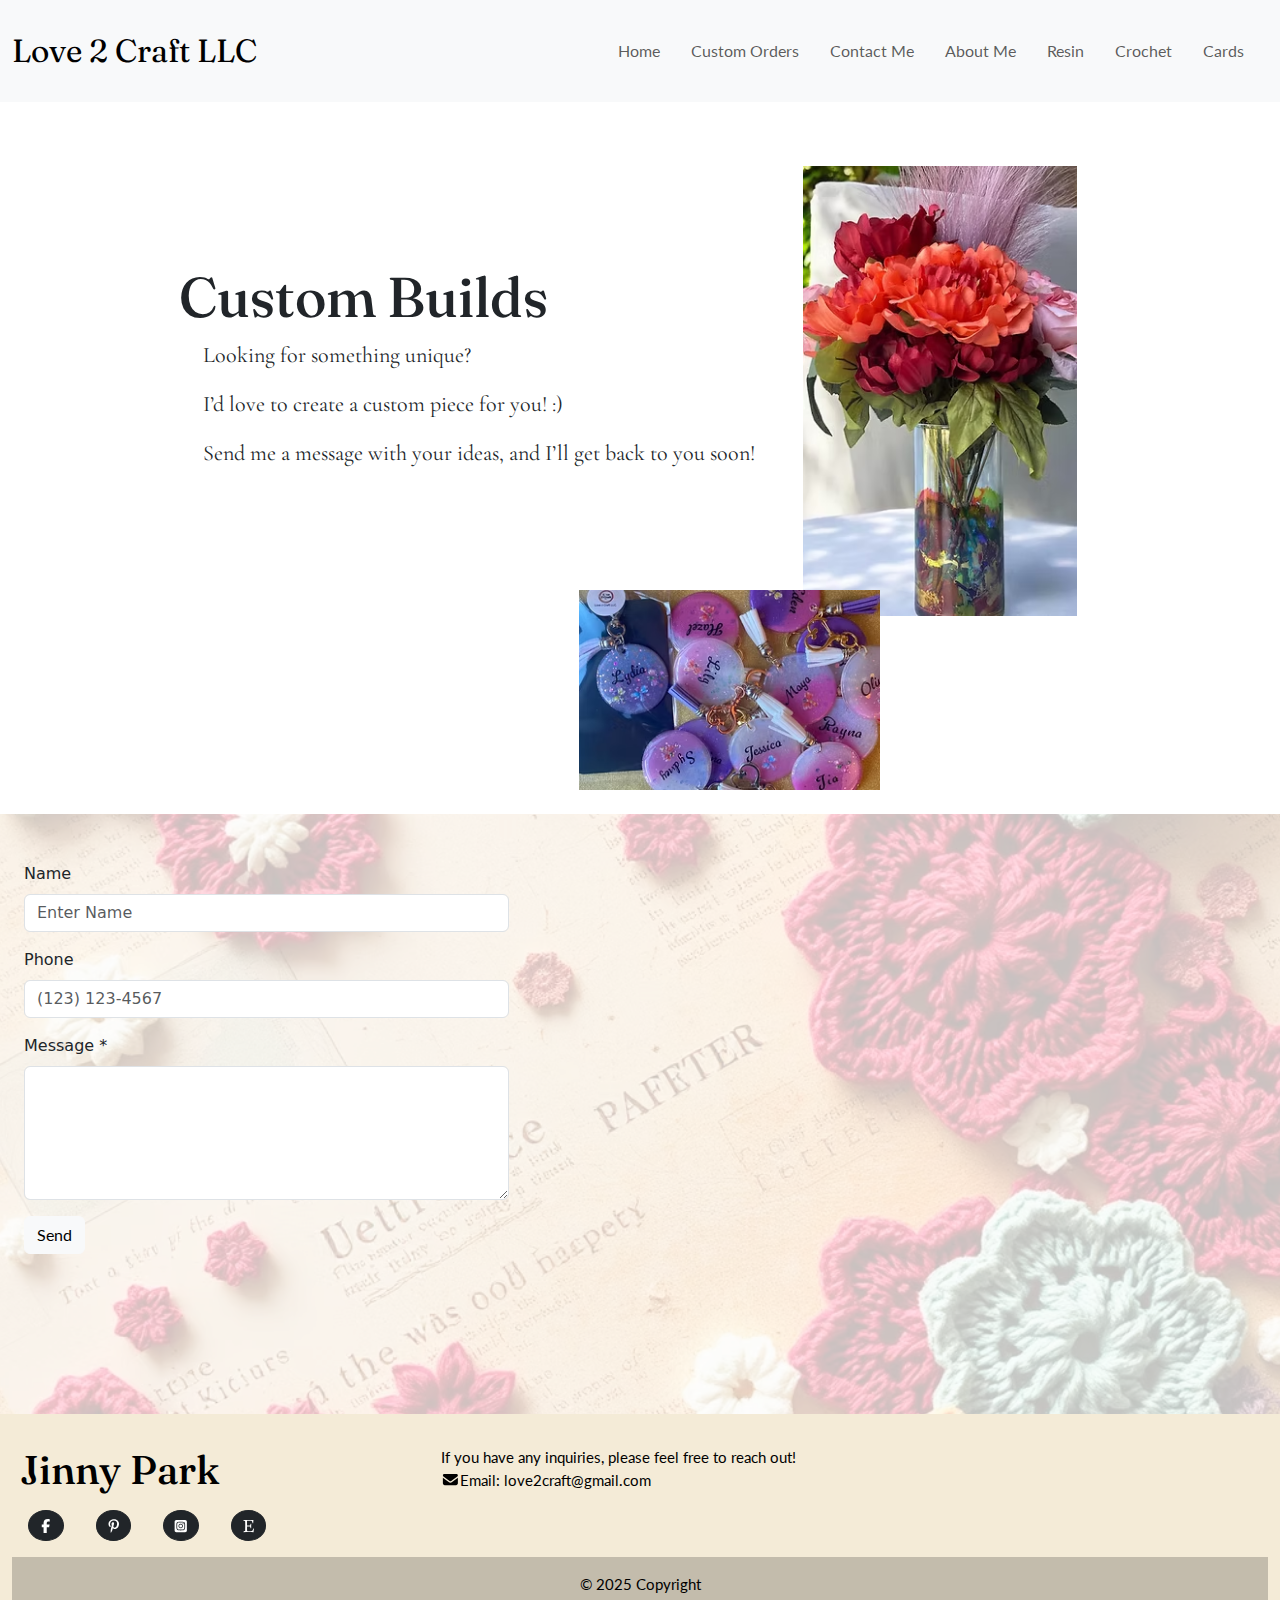
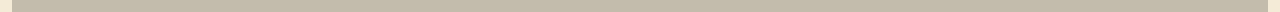
<file: custom-orders/index.html>
<!DOCTYPE html><html><head><meta charSet="utf-8"/><meta http-equiv="x-ua-compatible" content="ie=edge"/><meta name="viewport" content="width=device-width, initial-scale=1, shrink-to-fit=no"/><meta name="generator" content="Gatsby 5.15.0"/><style data-href="/styles.854bf8da08aa89c28338.css" data-identity="gatsby-global-css">@charset "UTF-8";/*!
 * Bootstrap  v5.3.8 (https://getbootstrap.com/)
 * Copyright 2011-2025 The Bootstrap Authors
 * Licensed under MIT (https://github.com/twbs/bootstrap/blob/main/LICENSE)
 */:root,[data-bs-theme=light]{--bs-blue:#0d6efd;--bs-indigo:#6610f2;--bs-purple:#6f42c1;--bs-pink:#d63384;--bs-red:#dc3545;--bs-orange:#fd7e14;--bs-yellow:#ffc107;--bs-green:#198754;--bs-teal:#20c997;--bs-cyan:#0dcaf0;--bs-black:#000;--bs-white:#fff;--bs-gray:#6c757d;--bs-gray-dark:#343a40;--bs-gray-100:#f8f9fa;--bs-gray-200:#e9ecef;--bs-gray-300:#dee2e6;--bs-gray-400:#ced4da;--bs-gray-500:#adb5bd;--bs-gray-600:#6c757d;--bs-gray-700:#495057;--bs-gray-800:#343a40;--bs-gray-900:#212529;--bs-primary:#0d6efd;--bs-secondary:#6c757d;--bs-success:#198754;--bs-info:#0dcaf0;--bs-warning:#ffc107;--bs-danger:#dc3545;--bs-light:#f8f9fa;--bs-dark:#212529;--bs-primary-rgb:13,110,253;--bs-secondary-rgb:108,117,125;--bs-success-rgb:25,135,84;--bs-info-rgb:13,202,240;--bs-warning-rgb:255,193,7;--bs-danger-rgb:220,53,69;--bs-light-rgb:248,249,250;--bs-dark-rgb:33,37,41;--bs-primary-text-emphasis:#052c65;--bs-secondary-text-emphasis:#2b2f32;--bs-success-text-emphasis:#0a3622;--bs-info-text-emphasis:#055160;--bs-warning-text-emphasis:#664d03;--bs-danger-text-emphasis:#58151c;--bs-light-text-emphasis:#495057;--bs-dark-text-emphasis:#495057;--bs-primary-bg-subtle:#cfe2ff;--bs-secondary-bg-subtle:#e2e3e5;--bs-success-bg-subtle:#d1e7dd;--bs-info-bg-subtle:#cff4fc;--bs-warning-bg-subtle:#fff3cd;--bs-danger-bg-subtle:#f8d7da;--bs-light-bg-subtle:#fcfcfd;--bs-dark-bg-subtle:#ced4da;--bs-primary-border-subtle:#9ec5fe;--bs-secondary-border-subtle:#c4c8cb;--bs-success-border-subtle:#a3cfbb;--bs-info-border-subtle:#9eeaf9;--bs-warning-border-subtle:#ffe69c;--bs-danger-border-subtle:#f1aeb5;--bs-light-border-subtle:#e9ecef;--bs-dark-border-subtle:#adb5bd;--bs-white-rgb:255,255,255;--bs-black-rgb:0,0,0;--bs-font-sans-serif:system-ui,-apple-system,"Segoe UI",Roboto,"Helvetica Neue","Noto Sans","Liberation Sans",Arial,sans-serif,"Apple Color Emoji","Segoe UI Emoji","Segoe UI Symbol","Noto Color Emoji";--bs-font-monospace:SFMono-Regular,Menlo,Monaco,Consolas,"Liberation Mono","Courier New",monospace;--bs-gradient:linear-gradient(180deg,hsla(0,0%,100%,.15),hsla(0,0%,100%,0));--bs-body-font-family:var(--bs-font-sans-serif);--bs-body-font-size:1rem;--bs-body-font-weight:400;--bs-body-line-height:1.5;--bs-body-color:#212529;--bs-body-color-rgb:33,37,41;--bs-body-bg:#fff;--bs-body-bg-rgb:255,255,255;--bs-emphasis-color:#000;--bs-emphasis-color-rgb:0,0,0;--bs-secondary-color:rgba(33,37,41,.75);--bs-secondary-color-rgb:33,37,41;--bs-secondary-bg:#e9ecef;--bs-secondary-bg-rgb:233,236,239;--bs-tertiary-color:rgba(33,37,41,.5);--bs-tertiary-color-rgb:33,37,41;--bs-tertiary-bg:#f8f9fa;--bs-tertiary-bg-rgb:248,249,250;--bs-heading-color:inherit;--bs-link-color:#0d6efd;--bs-link-color-rgb:13,110,253;--bs-link-decoration:underline;--bs-link-hover-color:#0a58ca;--bs-link-hover-color-rgb:10,88,202;--bs-code-color:#d63384;--bs-highlight-color:#212529;--bs-highlight-bg:#fff3cd;--bs-border-width:1px;--bs-border-style:solid;--bs-border-color:#dee2e6;--bs-border-color-translucent:rgba(0,0,0,.175);--bs-border-radius:0.375rem;--bs-border-radius-sm:0.25rem;--bs-border-radius-lg:0.5rem;--bs-border-radius-xl:1rem;--bs-border-radius-xxl:2rem;--bs-border-radius-2xl:var(--bs-border-radius-xxl);--bs-border-radius-pill:50rem;--bs-box-shadow:0 0.5rem 1rem rgba(0,0,0,.15);--bs-box-shadow-sm:0 0.125rem 0.25rem rgba(0,0,0,.075);--bs-box-shadow-lg:0 1rem 3rem rgba(0,0,0,.175);--bs-box-shadow-inset:inset 0 1px 2px rgba(0,0,0,.075);--bs-focus-ring-width:0.25rem;--bs-focus-ring-opacity:0.25;--bs-focus-ring-color:rgba(13,110,253,.25);--bs-form-valid-color:#198754;--bs-form-valid-border-color:#198754;--bs-form-invalid-color:#dc3545;--bs-form-invalid-border-color:#dc3545}[data-bs-theme=dark]{--bs-body-color:#dee2e6;--bs-body-color-rgb:222,226,230;--bs-body-bg:#212529;--bs-body-bg-rgb:33,37,41;--bs-emphasis-color:#fff;--bs-emphasis-color-rgb:255,255,255;--bs-secondary-color:rgba(222,226,230,.75);--bs-secondary-color-rgb:222,226,230;--bs-secondary-bg:#343a40;--bs-secondary-bg-rgb:52,58,64;--bs-tertiary-color:rgba(222,226,230,.5);--bs-tertiary-color-rgb:222,226,230;--bs-tertiary-bg:#2b3035;--bs-tertiary-bg-rgb:43,48,53;--bs-primary-text-emphasis:#6ea8fe;--bs-secondary-text-emphasis:#a7acb1;--bs-success-text-emphasis:#75b798;--bs-info-text-emphasis:#6edff6;--bs-warning-text-emphasis:#ffda6a;--bs-danger-text-emphasis:#ea868f;--bs-light-text-emphasis:#f8f9fa;--bs-dark-text-emphasis:#dee2e6;--bs-primary-bg-subtle:#031633;--bs-secondary-bg-subtle:#161719;--bs-success-bg-subtle:#051b11;--bs-info-bg-subtle:#032830;--bs-warning-bg-subtle:#332701;--bs-danger-bg-subtle:#2c0b0e;--bs-light-bg-subtle:#343a40;--bs-dark-bg-subtle:#1a1d20;--bs-primary-border-subtle:#084298;--bs-secondary-border-subtle:#41464b;--bs-success-border-subtle:#0f5132;--bs-info-border-subtle:#087990;--bs-warning-border-subtle:#997404;--bs-danger-border-subtle:#842029;--bs-light-border-subtle:#495057;--bs-dark-border-subtle:#343a40;--bs-heading-color:inherit;--bs-link-color:#6ea8fe;--bs-link-hover-color:#8bb9fe;--bs-link-color-rgb:110,168,254;--bs-link-hover-color-rgb:139,185,254;--bs-code-color:#e685b5;--bs-highlight-color:#dee2e6;--bs-highlight-bg:#664d03;--bs-border-color:#495057;--bs-border-color-translucent:hsla(0,0%,100%,.15);--bs-form-valid-color:#75b798;--bs-form-valid-border-color:#75b798;--bs-form-invalid-color:#ea868f;--bs-form-invalid-border-color:#ea868f;color-scheme:dark}*,:after,:before{box-sizing:border-box}@media (prefers-reduced-motion:no-preference){:root{scroll-behavior:smooth}}body{-webkit-text-size-adjust:100%;-webkit-tap-highlight-color:transparent;background-color:var(--bs-body-bg);color:var(--bs-body-color);font-family:var(--bs-body-font-family);font-size:var(--bs-body-font-size);font-weight:var(--bs-body-font-weight);line-height:var(--bs-body-line-height);margin:0;text-align:var(--bs-body-text-align)}hr{border:0;border-top:var(--bs-border-width) solid;color:inherit;margin:1rem 0;opacity:.25}.h1,.h2,.h3,.h4,.h5,.h6,h1,h2,h3,h4,h5,h6{color:var(--bs-heading-color);font-weight:500;line-height:1.2;margin-bottom:.5rem;margin-top:0}.h1,h1{font-size:calc(1.375rem + 1.5vw)}@media (min-width:1200px){.h1,h1{font-size:2.5rem}}.h2,h2{font-size:calc(1.325rem + .9vw)}@media (min-width:1200px){.h2,h2{font-size:2rem}}.h3,h3{font-size:calc(1.3rem + .6vw)}@media (min-width:1200px){.h3,h3{font-size:1.75rem}}.h4,h4{font-size:calc(1.275rem + .3vw)}@media (min-width:1200px){.h4,h4{font-size:1.5rem}}.h5,h5{font-size:1.25rem}.h6,h6{font-size:1rem}p{margin-bottom:1rem;margin-top:0}abbr[title]{cursor:help;-webkit-text-decoration:underline dotted;text-decoration:underline dotted;-webkit-text-decoration-skip-ink:none;text-decoration-skip-ink:none}address{font-style:normal;line-height:inherit;margin-bottom:1rem}ol,ul{padding-left:2rem}dl,ol,ul{margin-bottom:1rem;margin-top:0}ol ol,ol ul,ul ol,ul ul{margin-bottom:0}dt{font-weight:700}dd{margin-bottom:.5rem;margin-left:0}blockquote{margin:0 0 1rem}b,strong{font-weight:bolder}.small,small{font-size:.875em}.mark,mark{background-color:var(--bs-highlight-bg);color:var(--bs-highlight-color);padding:.1875em}sub,sup{font-size:.75em;line-height:0;position:relative;vertical-align:baseline}sub{bottom:-.25em}sup{top:-.5em}a{color:rgba(var(--bs-link-color-rgb),var(--bs-link-opacity,1));text-decoration:underline}a:hover{--bs-link-color-rgb:var(--bs-link-hover-color-rgb)}a:not([href]):not([class]),a:not([href]):not([class]):hover{color:inherit;text-decoration:none}code,kbd,pre,samp{font-family:var(--bs-font-monospace);font-size:1em}pre{display:block;font-size:.875em;margin-bottom:1rem;margin-top:0;overflow:auto}pre code{color:inherit;font-size:inherit;word-break:normal}code{word-wrap:break-word;color:var(--bs-code-color);font-size:.875em}a>code{color:inherit}kbd{background-color:var(--bs-body-color);border-radius:.25rem;color:var(--bs-body-bg);font-size:.875em;padding:.1875rem .375rem}kbd kbd{font-size:1em;padding:0}figure{margin:0 0 1rem}img,svg{vertical-align:middle}table{border-collapse:collapse;caption-side:bottom}caption{color:var(--bs-secondary-color);padding-bottom:.5rem;padding-top:.5rem;text-align:left}th{text-align:inherit;text-align:-webkit-match-parent}tbody,td,tfoot,th,thead,tr{border:0 solid;border-color:inherit}label{display:inline-block}button{border-radius:0}button:focus:not(:focus-visible){outline:0}button,input,optgroup,select,textarea{font-family:inherit;font-size:inherit;line-height:inherit;margin:0}button,select{text-transform:none}[role=button]{cursor:pointer}select{word-wrap:normal}select:disabled{opacity:1}[list]:not([type=date]):not([type=datetime-local]):not([type=month]):not([type=week]):not([type=time])::-webkit-calendar-picker-indicator{display:none!important}[type=button],[type=reset],[type=submit],button{-webkit-appearance:button}[type=button]:not(:disabled),[type=reset]:not(:disabled),[type=submit]:not(:disabled),button:not(:disabled){cursor:pointer}::-moz-focus-inner{border-style:none;padding:0}textarea{resize:vertical}fieldset{border:0;margin:0;min-width:0;padding:0}legend{float:left;font-size:calc(1.275rem + .3vw);line-height:inherit;margin-bottom:.5rem;padding:0;width:100%}@media (min-width:1200px){legend{font-size:1.5rem}}legend+*{clear:left}::-webkit-datetime-edit-day-field,::-webkit-datetime-edit-fields-wrapper,::-webkit-datetime-edit-hour-field,::-webkit-datetime-edit-minute,::-webkit-datetime-edit-month-field,::-webkit-datetime-edit-text,::-webkit-datetime-edit-year-field{padding:0}::-webkit-inner-spin-button{height:auto}[type=search]{-webkit-appearance:textfield;outline-offset:-2px}[type=search]::-webkit-search-cancel-button{cursor:pointer;filter:grayscale(1)}::-webkit-search-decoration{-webkit-appearance:none}::-webkit-color-swatch-wrapper{padding:0}::-webkit-file-upload-button{-webkit-appearance:button;font:inherit}::file-selector-button{-webkit-appearance:button;font:inherit}output{display:inline-block}iframe{border:0}summary{cursor:pointer;display:list-item}progress{vertical-align:baseline}[hidden]{display:none!important}.lead{font-size:1.25rem;font-weight:300}.display-1{font-size:calc(1.625rem + 4.5vw);font-weight:300;line-height:1.2}@media (min-width:1200px){.display-1{font-size:5rem}}.display-2{font-size:calc(1.575rem + 3.9vw);font-weight:300;line-height:1.2}@media (min-width:1200px){.display-2{font-size:4.5rem}}.display-3{font-size:calc(1.525rem + 3.3vw);font-weight:300;line-height:1.2}@media (min-width:1200px){.display-3{font-size:4rem}}.display-4{font-size:calc(1.475rem + 2.7vw);font-weight:300;line-height:1.2}@media (min-width:1200px){.display-4{font-size:3.5rem}}.display-5{font-size:calc(1.425rem + 2.1vw);font-weight:300;line-height:1.2}@media (min-width:1200px){.display-5{font-size:3rem}}.display-6{font-size:calc(1.375rem + 1.5vw);font-weight:300;line-height:1.2}@media (min-width:1200px){.display-6{font-size:2.5rem}}.list-inline,.list-unstyled{list-style:none;padding-left:0}.list-inline-item{display:inline-block}.list-inline-item:not(:last-child){margin-right:.5rem}.initialism{font-size:.875em;text-transform:uppercase}.blockquote{font-size:1.25rem;margin-bottom:1rem}.blockquote>:last-child{margin-bottom:0}.blockquote-footer{color:#6c757d;font-size:.875em;margin-bottom:1rem;margin-top:-1rem}.blockquote-footer:before{content:"— "}.img-fluid,.img-thumbnail{height:auto;max-width:100%}.img-thumbnail{background-color:var(--bs-body-bg);border:var(--bs-border-width) solid var(--bs-border-color);border-radius:var(--bs-border-radius);padding:.25rem}.figure{display:inline-block}.figure-img{line-height:1;margin-bottom:.5rem}.figure-caption{color:var(--bs-secondary-color);font-size:.875em}.container,.container-fluid,.container-lg,.container-md,.container-sm,.container-xl,.container-xxl{--bs-gutter-x:1.5rem;--bs-gutter-y:0;margin-left:auto;margin-right:auto;padding-left:calc(var(--bs-gutter-x)*.5);padding-right:calc(var(--bs-gutter-x)*.5);width:100%}@media (min-width:576px){.container,.container-sm{max-width:540px}}@media (min-width:768px){.container,.container-md,.container-sm{max-width:720px}}@media (min-width:992px){.container,.container-lg,.container-md,.container-sm{max-width:960px}}@media (min-width:1200px){.container,.container-lg,.container-md,.container-sm,.container-xl{max-width:1140px}}@media (min-width:1400px){.container,.container-lg,.container-md,.container-sm,.container-xl,.container-xxl{max-width:1320px}}:root{--bs-breakpoint-xs:0;--bs-breakpoint-sm:576px;--bs-breakpoint-md:768px;--bs-breakpoint-lg:992px;--bs-breakpoint-xl:1200px;--bs-breakpoint-xxl:1400px}.row{--bs-gutter-x:1.5rem;--bs-gutter-y:0;display:flex;flex-wrap:wrap;margin-left:calc(var(--bs-gutter-x)*-.5);margin-right:calc(var(--bs-gutter-x)*-.5);margin-top:calc(var(--bs-gutter-y)*-1)}.row>*{flex-shrink:0;margin-top:var(--bs-gutter-y);max-width:100%;padding-left:calc(var(--bs-gutter-x)*.5);padding-right:calc(var(--bs-gutter-x)*.5);width:100%}.col{flex:1 0}.row-cols-auto>*{flex:0 0 auto;width:auto}.row-cols-1>*{flex:0 0 auto;width:100%}.row-cols-2>*{flex:0 0 auto;width:50%}.row-cols-3>*{flex:0 0 auto;width:33.33333333%}.row-cols-4>*{flex:0 0 auto;width:25%}.row-cols-5>*{flex:0 0 auto;width:20%}.row-cols-6>*{flex:0 0 auto;width:16.66666667%}.col-auto{flex:0 0 auto;width:auto}.col-1{flex:0 0 auto;width:8.33333333%}.col-2{flex:0 0 auto;width:16.66666667%}.col-3{flex:0 0 auto;width:25%}.col-4{flex:0 0 auto;width:33.33333333%}.col-5{flex:0 0 auto;width:41.66666667%}.col-6{flex:0 0 auto;width:50%}.col-7{flex:0 0 auto;width:58.33333333%}.col-8{flex:0 0 auto;width:66.66666667%}.col-9{flex:0 0 auto;width:75%}.col-10{flex:0 0 auto;width:83.33333333%}.col-11{flex:0 0 auto;width:91.66666667%}.col-12{flex:0 0 auto;width:100%}.offset-1{margin-left:8.33333333%}.offset-2{margin-left:16.66666667%}.offset-3{margin-left:25%}.offset-4{margin-left:33.33333333%}.offset-5{margin-left:41.66666667%}.offset-6{margin-left:50%}.offset-7{margin-left:58.33333333%}.offset-8{margin-left:66.66666667%}.offset-9{margin-left:75%}.offset-10{margin-left:83.33333333%}.offset-11{margin-left:91.66666667%}.g-0,.gx-0{--bs-gutter-x:0}.g-0,.gy-0{--bs-gutter-y:0}.g-1,.gx-1{--bs-gutter-x:0.25rem}.g-1,.gy-1{--bs-gutter-y:0.25rem}.g-2,.gx-2{--bs-gutter-x:0.5rem}.g-2,.gy-2{--bs-gutter-y:0.5rem}.g-3,.gx-3{--bs-gutter-x:1rem}.g-3,.gy-3{--bs-gutter-y:1rem}.g-4,.gx-4{--bs-gutter-x:1.5rem}.g-4,.gy-4{--bs-gutter-y:1.5rem}.g-5,.gx-5{--bs-gutter-x:3rem}.g-5,.gy-5{--bs-gutter-y:3rem}@media (min-width:576px){.col-sm{flex:1 0}.row-cols-sm-auto>*{flex:0 0 auto;width:auto}.row-cols-sm-1>*{flex:0 0 auto;width:100%}.row-cols-sm-2>*{flex:0 0 auto;width:50%}.row-cols-sm-3>*{flex:0 0 auto;width:33.33333333%}.row-cols-sm-4>*{flex:0 0 auto;width:25%}.row-cols-sm-5>*{flex:0 0 auto;width:20%}.row-cols-sm-6>*{flex:0 0 auto;width:16.66666667%}.col-sm-auto{flex:0 0 auto;width:auto}.col-sm-1{flex:0 0 auto;width:8.33333333%}.col-sm-2{flex:0 0 auto;width:16.66666667%}.col-sm-3{flex:0 0 auto;width:25%}.col-sm-4{flex:0 0 auto;width:33.33333333%}.col-sm-5{flex:0 0 auto;width:41.66666667%}.col-sm-6{flex:0 0 auto;width:50%}.col-sm-7{flex:0 0 auto;width:58.33333333%}.col-sm-8{flex:0 0 auto;width:66.66666667%}.col-sm-9{flex:0 0 auto;width:75%}.col-sm-10{flex:0 0 auto;width:83.33333333%}.col-sm-11{flex:0 0 auto;width:91.66666667%}.col-sm-12{flex:0 0 auto;width:100%}.offset-sm-0{margin-left:0}.offset-sm-1{margin-left:8.33333333%}.offset-sm-2{margin-left:16.66666667%}.offset-sm-3{margin-left:25%}.offset-sm-4{margin-left:33.33333333%}.offset-sm-5{margin-left:41.66666667%}.offset-sm-6{margin-left:50%}.offset-sm-7{margin-left:58.33333333%}.offset-sm-8{margin-left:66.66666667%}.offset-sm-9{margin-left:75%}.offset-sm-10{margin-left:83.33333333%}.offset-sm-11{margin-left:91.66666667%}.g-sm-0,.gx-sm-0{--bs-gutter-x:0}.g-sm-0,.gy-sm-0{--bs-gutter-y:0}.g-sm-1,.gx-sm-1{--bs-gutter-x:0.25rem}.g-sm-1,.gy-sm-1{--bs-gutter-y:0.25rem}.g-sm-2,.gx-sm-2{--bs-gutter-x:0.5rem}.g-sm-2,.gy-sm-2{--bs-gutter-y:0.5rem}.g-sm-3,.gx-sm-3{--bs-gutter-x:1rem}.g-sm-3,.gy-sm-3{--bs-gutter-y:1rem}.g-sm-4,.gx-sm-4{--bs-gutter-x:1.5rem}.g-sm-4,.gy-sm-4{--bs-gutter-y:1.5rem}.g-sm-5,.gx-sm-5{--bs-gutter-x:3rem}.g-sm-5,.gy-sm-5{--bs-gutter-y:3rem}}@media (min-width:768px){.col-md{flex:1 0}.row-cols-md-auto>*{flex:0 0 auto;width:auto}.row-cols-md-1>*{flex:0 0 auto;width:100%}.row-cols-md-2>*{flex:0 0 auto;width:50%}.row-cols-md-3>*{flex:0 0 auto;width:33.33333333%}.row-cols-md-4>*{flex:0 0 auto;width:25%}.row-cols-md-5>*{flex:0 0 auto;width:20%}.row-cols-md-6>*{flex:0 0 auto;width:16.66666667%}.col-md-auto{flex:0 0 auto;width:auto}.col-md-1{flex:0 0 auto;width:8.33333333%}.col-md-2{flex:0 0 auto;width:16.66666667%}.col-md-3{flex:0 0 auto;width:25%}.col-md-4{flex:0 0 auto;width:33.33333333%}.col-md-5{flex:0 0 auto;width:41.66666667%}.col-md-6{flex:0 0 auto;width:50%}.col-md-7{flex:0 0 auto;width:58.33333333%}.col-md-8{flex:0 0 auto;width:66.66666667%}.col-md-9{flex:0 0 auto;width:75%}.col-md-10{flex:0 0 auto;width:83.33333333%}.col-md-11{flex:0 0 auto;width:91.66666667%}.col-md-12{flex:0 0 auto;width:100%}.offset-md-0{margin-left:0}.offset-md-1{margin-left:8.33333333%}.offset-md-2{margin-left:16.66666667%}.offset-md-3{margin-left:25%}.offset-md-4{margin-left:33.33333333%}.offset-md-5{margin-left:41.66666667%}.offset-md-6{margin-left:50%}.offset-md-7{margin-left:58.33333333%}.offset-md-8{margin-left:66.66666667%}.offset-md-9{margin-left:75%}.offset-md-10{margin-left:83.33333333%}.offset-md-11{margin-left:91.66666667%}.g-md-0,.gx-md-0{--bs-gutter-x:0}.g-md-0,.gy-md-0{--bs-gutter-y:0}.g-md-1,.gx-md-1{--bs-gutter-x:0.25rem}.g-md-1,.gy-md-1{--bs-gutter-y:0.25rem}.g-md-2,.gx-md-2{--bs-gutter-x:0.5rem}.g-md-2,.gy-md-2{--bs-gutter-y:0.5rem}.g-md-3,.gx-md-3{--bs-gutter-x:1rem}.g-md-3,.gy-md-3{--bs-gutter-y:1rem}.g-md-4,.gx-md-4{--bs-gutter-x:1.5rem}.g-md-4,.gy-md-4{--bs-gutter-y:1.5rem}.g-md-5,.gx-md-5{--bs-gutter-x:3rem}.g-md-5,.gy-md-5{--bs-gutter-y:3rem}}@media (min-width:992px){.col-lg{flex:1 0}.row-cols-lg-auto>*{flex:0 0 auto;width:auto}.row-cols-lg-1>*{flex:0 0 auto;width:100%}.row-cols-lg-2>*{flex:0 0 auto;width:50%}.row-cols-lg-3>*{flex:0 0 auto;width:33.33333333%}.row-cols-lg-4>*{flex:0 0 auto;width:25%}.row-cols-lg-5>*{flex:0 0 auto;width:20%}.row-cols-lg-6>*{flex:0 0 auto;width:16.66666667%}.col-lg-auto{flex:0 0 auto;width:auto}.col-lg-1{flex:0 0 auto;width:8.33333333%}.col-lg-2{flex:0 0 auto;width:16.66666667%}.col-lg-3{flex:0 0 auto;width:25%}.col-lg-4{flex:0 0 auto;width:33.33333333%}.col-lg-5{flex:0 0 auto;width:41.66666667%}.col-lg-6{flex:0 0 auto;width:50%}.col-lg-7{flex:0 0 auto;width:58.33333333%}.col-lg-8{flex:0 0 auto;width:66.66666667%}.col-lg-9{flex:0 0 auto;width:75%}.col-lg-10{flex:0 0 auto;width:83.33333333%}.col-lg-11{flex:0 0 auto;width:91.66666667%}.col-lg-12{flex:0 0 auto;width:100%}.offset-lg-0{margin-left:0}.offset-lg-1{margin-left:8.33333333%}.offset-lg-2{margin-left:16.66666667%}.offset-lg-3{margin-left:25%}.offset-lg-4{margin-left:33.33333333%}.offset-lg-5{margin-left:41.66666667%}.offset-lg-6{margin-left:50%}.offset-lg-7{margin-left:58.33333333%}.offset-lg-8{margin-left:66.66666667%}.offset-lg-9{margin-left:75%}.offset-lg-10{margin-left:83.33333333%}.offset-lg-11{margin-left:91.66666667%}.g-lg-0,.gx-lg-0{--bs-gutter-x:0}.g-lg-0,.gy-lg-0{--bs-gutter-y:0}.g-lg-1,.gx-lg-1{--bs-gutter-x:0.25rem}.g-lg-1,.gy-lg-1{--bs-gutter-y:0.25rem}.g-lg-2,.gx-lg-2{--bs-gutter-x:0.5rem}.g-lg-2,.gy-lg-2{--bs-gutter-y:0.5rem}.g-lg-3,.gx-lg-3{--bs-gutter-x:1rem}.g-lg-3,.gy-lg-3{--bs-gutter-y:1rem}.g-lg-4,.gx-lg-4{--bs-gutter-x:1.5rem}.g-lg-4,.gy-lg-4{--bs-gutter-y:1.5rem}.g-lg-5,.gx-lg-5{--bs-gutter-x:3rem}.g-lg-5,.gy-lg-5{--bs-gutter-y:3rem}}@media (min-width:1200px){.col-xl{flex:1 0}.row-cols-xl-auto>*{flex:0 0 auto;width:auto}.row-cols-xl-1>*{flex:0 0 auto;width:100%}.row-cols-xl-2>*{flex:0 0 auto;width:50%}.row-cols-xl-3>*{flex:0 0 auto;width:33.33333333%}.row-cols-xl-4>*{flex:0 0 auto;width:25%}.row-cols-xl-5>*{flex:0 0 auto;width:20%}.row-cols-xl-6>*{flex:0 0 auto;width:16.66666667%}.col-xl-auto{flex:0 0 auto;width:auto}.col-xl-1{flex:0 0 auto;width:8.33333333%}.col-xl-2{flex:0 0 auto;width:16.66666667%}.col-xl-3{flex:0 0 auto;width:25%}.col-xl-4{flex:0 0 auto;width:33.33333333%}.col-xl-5{flex:0 0 auto;width:41.66666667%}.col-xl-6{flex:0 0 auto;width:50%}.col-xl-7{flex:0 0 auto;width:58.33333333%}.col-xl-8{flex:0 0 auto;width:66.66666667%}.col-xl-9{flex:0 0 auto;width:75%}.col-xl-10{flex:0 0 auto;width:83.33333333%}.col-xl-11{flex:0 0 auto;width:91.66666667%}.col-xl-12{flex:0 0 auto;width:100%}.offset-xl-0{margin-left:0}.offset-xl-1{margin-left:8.33333333%}.offset-xl-2{margin-left:16.66666667%}.offset-xl-3{margin-left:25%}.offset-xl-4{margin-left:33.33333333%}.offset-xl-5{margin-left:41.66666667%}.offset-xl-6{margin-left:50%}.offset-xl-7{margin-left:58.33333333%}.offset-xl-8{margin-left:66.66666667%}.offset-xl-9{margin-left:75%}.offset-xl-10{margin-left:83.33333333%}.offset-xl-11{margin-left:91.66666667%}.g-xl-0,.gx-xl-0{--bs-gutter-x:0}.g-xl-0,.gy-xl-0{--bs-gutter-y:0}.g-xl-1,.gx-xl-1{--bs-gutter-x:0.25rem}.g-xl-1,.gy-xl-1{--bs-gutter-y:0.25rem}.g-xl-2,.gx-xl-2{--bs-gutter-x:0.5rem}.g-xl-2,.gy-xl-2{--bs-gutter-y:0.5rem}.g-xl-3,.gx-xl-3{--bs-gutter-x:1rem}.g-xl-3,.gy-xl-3{--bs-gutter-y:1rem}.g-xl-4,.gx-xl-4{--bs-gutter-x:1.5rem}.g-xl-4,.gy-xl-4{--bs-gutter-y:1.5rem}.g-xl-5,.gx-xl-5{--bs-gutter-x:3rem}.g-xl-5,.gy-xl-5{--bs-gutter-y:3rem}}@media (min-width:1400px){.col-xxl{flex:1 0}.row-cols-xxl-auto>*{flex:0 0 auto;width:auto}.row-cols-xxl-1>*{flex:0 0 auto;width:100%}.row-cols-xxl-2>*{flex:0 0 auto;width:50%}.row-cols-xxl-3>*{flex:0 0 auto;width:33.33333333%}.row-cols-xxl-4>*{flex:0 0 auto;width:25%}.row-cols-xxl-5>*{flex:0 0 auto;width:20%}.row-cols-xxl-6>*{flex:0 0 auto;width:16.66666667%}.col-xxl-auto{flex:0 0 auto;width:auto}.col-xxl-1{flex:0 0 auto;width:8.33333333%}.col-xxl-2{flex:0 0 auto;width:16.66666667%}.col-xxl-3{flex:0 0 auto;width:25%}.col-xxl-4{flex:0 0 auto;width:33.33333333%}.col-xxl-5{flex:0 0 auto;width:41.66666667%}.col-xxl-6{flex:0 0 auto;width:50%}.col-xxl-7{flex:0 0 auto;width:58.33333333%}.col-xxl-8{flex:0 0 auto;width:66.66666667%}.col-xxl-9{flex:0 0 auto;width:75%}.col-xxl-10{flex:0 0 auto;width:83.33333333%}.col-xxl-11{flex:0 0 auto;width:91.66666667%}.col-xxl-12{flex:0 0 auto;width:100%}.offset-xxl-0{margin-left:0}.offset-xxl-1{margin-left:8.33333333%}.offset-xxl-2{margin-left:16.66666667%}.offset-xxl-3{margin-left:25%}.offset-xxl-4{margin-left:33.33333333%}.offset-xxl-5{margin-left:41.66666667%}.offset-xxl-6{margin-left:50%}.offset-xxl-7{margin-left:58.33333333%}.offset-xxl-8{margin-left:66.66666667%}.offset-xxl-9{margin-left:75%}.offset-xxl-10{margin-left:83.33333333%}.offset-xxl-11{margin-left:91.66666667%}.g-xxl-0,.gx-xxl-0{--bs-gutter-x:0}.g-xxl-0,.gy-xxl-0{--bs-gutter-y:0}.g-xxl-1,.gx-xxl-1{--bs-gutter-x:0.25rem}.g-xxl-1,.gy-xxl-1{--bs-gutter-y:0.25rem}.g-xxl-2,.gx-xxl-2{--bs-gutter-x:0.5rem}.g-xxl-2,.gy-xxl-2{--bs-gutter-y:0.5rem}.g-xxl-3,.gx-xxl-3{--bs-gutter-x:1rem}.g-xxl-3,.gy-xxl-3{--bs-gutter-y:1rem}.g-xxl-4,.gx-xxl-4{--bs-gutter-x:1.5rem}.g-xxl-4,.gy-xxl-4{--bs-gutter-y:1.5rem}.g-xxl-5,.gx-xxl-5{--bs-gutter-x:3rem}.g-xxl-5,.gy-xxl-5{--bs-gutter-y:3rem}}.table{--bs-table-color-type:initial;--bs-table-bg-type:initial;--bs-table-color-state:initial;--bs-table-bg-state:initial;--bs-table-color:var(--bs-emphasis-color);--bs-table-bg:var(--bs-body-bg);--bs-table-border-color:var(--bs-border-color);--bs-table-accent-bg:transparent;--bs-table-striped-color:var(--bs-emphasis-color);--bs-table-striped-bg:rgba(var(--bs-emphasis-color-rgb),0.05);--bs-table-active-color:var(--bs-emphasis-color);--bs-table-active-bg:rgba(var(--bs-emphasis-color-rgb),0.1);--bs-table-hover-color:var(--bs-emphasis-color);--bs-table-hover-bg:rgba(var(--bs-emphasis-color-rgb),0.075);border-color:var(--bs-table-border-color);margin-bottom:1rem;vertical-align:top;width:100%}.table>:not(caption)>*>*{background-color:var(--bs-table-bg);border-bottom-width:var(--bs-border-width);box-shadow:inset 0 0 0 9999px var(--bs-table-bg-state,var(--bs-table-bg-type,var(--bs-table-accent-bg)));color:var(--bs-table-color-state,var(--bs-table-color-type,var(--bs-table-color)));padding:.5rem}.table>tbody{vertical-align:inherit}.table>thead{vertical-align:bottom}.table-group-divider{border-top:calc(var(--bs-border-width)*2) solid}.caption-top{caption-side:top}.table-sm>:not(caption)>*>*{padding:.25rem}.table-bordered>:not(caption)>*{border-width:var(--bs-border-width) 0}.table-bordered>:not(caption)>*>*{border-width:0 var(--bs-border-width)}.table-borderless>:not(caption)>*>*{border-bottom-width:0}.table-borderless>:not(:first-child){border-top-width:0}.table-striped-columns>:not(caption)>tr>:nth-child(2n),.table-striped>tbody>tr:nth-of-type(odd)>*{--bs-table-color-type:var(--bs-table-striped-color);--bs-table-bg-type:var(--bs-table-striped-bg)}.table-active{--bs-table-color-state:var(--bs-table-active-color);--bs-table-bg-state:var(--bs-table-active-bg)}.table-hover>tbody>tr:hover>*{--bs-table-color-state:var(--bs-table-hover-color);--bs-table-bg-state:var(--bs-table-hover-bg)}.table-primary{--bs-table-color:#000;--bs-table-bg:#cfe2ff;--bs-table-border-color:#a6b5cc;--bs-table-striped-bg:#c5d7f2;--bs-table-striped-color:#000;--bs-table-active-bg:#bacbe6;--bs-table-active-color:#000;--bs-table-hover-bg:#bfd1ec;--bs-table-hover-color:#000}.table-primary,.table-secondary{border-color:var(--bs-table-border-color);color:var(--bs-table-color)}.table-secondary{--bs-table-color:#000;--bs-table-bg:#e2e3e5;--bs-table-border-color:#b5b6b7;--bs-table-striped-bg:#d7d8da;--bs-table-striped-color:#000;--bs-table-active-bg:#cbccce;--bs-table-active-color:#000;--bs-table-hover-bg:#d1d2d4;--bs-table-hover-color:#000}.table-success{--bs-table-color:#000;--bs-table-bg:#d1e7dd;--bs-table-border-color:#a7b9b1;--bs-table-striped-bg:#c7dbd2;--bs-table-striped-color:#000;--bs-table-active-bg:#bcd0c7;--bs-table-active-color:#000;--bs-table-hover-bg:#c1d6cc;--bs-table-hover-color:#000}.table-info,.table-success{border-color:var(--bs-table-border-color);color:var(--bs-table-color)}.table-info{--bs-table-color:#000;--bs-table-bg:#cff4fc;--bs-table-border-color:#a6c3ca;--bs-table-striped-bg:#c5e8ef;--bs-table-striped-color:#000;--bs-table-active-bg:#badce3;--bs-table-active-color:#000;--bs-table-hover-bg:#bfe2e9;--bs-table-hover-color:#000}.table-warning{--bs-table-color:#000;--bs-table-bg:#fff3cd;--bs-table-border-color:#ccc2a4;--bs-table-striped-bg:#f2e7c3;--bs-table-striped-color:#000;--bs-table-active-bg:#e6dbb9;--bs-table-active-color:#000;--bs-table-hover-bg:#ece1be;--bs-table-hover-color:#000}.table-danger,.table-warning{border-color:var(--bs-table-border-color);color:var(--bs-table-color)}.table-danger{--bs-table-color:#000;--bs-table-bg:#f8d7da;--bs-table-border-color:#c6acae;--bs-table-striped-bg:#eccccf;--bs-table-striped-color:#000;--bs-table-active-bg:#dfc2c4;--bs-table-active-color:#000;--bs-table-hover-bg:#e5c7ca;--bs-table-hover-color:#000}.table-light{--bs-table-color:#000;--bs-table-bg:#f8f9fa;--bs-table-border-color:#c6c7c8;--bs-table-striped-bg:#ecedee;--bs-table-striped-color:#000;--bs-table-active-bg:#dfe0e1;--bs-table-active-color:#000;--bs-table-hover-bg:#e5e6e7;--bs-table-hover-color:#000}.table-dark,.table-light{border-color:var(--bs-table-border-color);color:var(--bs-table-color)}.table-dark{--bs-table-color:#fff;--bs-table-bg:#212529;--bs-table-border-color:#4d5154;--bs-table-striped-bg:#2c3034;--bs-table-striped-color:#fff;--bs-table-active-bg:#373b3e;--bs-table-active-color:#fff;--bs-table-hover-bg:#323539;--bs-table-hover-color:#fff}.table-responsive{-webkit-overflow-scrolling:touch;overflow-x:auto}@media (max-width:575.98px){.table-responsive-sm{-webkit-overflow-scrolling:touch;overflow-x:auto}}@media (max-width:767.98px){.table-responsive-md{-webkit-overflow-scrolling:touch;overflow-x:auto}}@media (max-width:991.98px){.table-responsive-lg{-webkit-overflow-scrolling:touch;overflow-x:auto}}@media (max-width:1199.98px){.table-responsive-xl{-webkit-overflow-scrolling:touch;overflow-x:auto}}@media (max-width:1399.98px){.table-responsive-xxl{-webkit-overflow-scrolling:touch;overflow-x:auto}}.form-label{margin-bottom:.5rem}.col-form-label{font-size:inherit;line-height:1.5;margin-bottom:0;padding-bottom:calc(.375rem + var(--bs-border-width));padding-top:calc(.375rem + var(--bs-border-width))}.col-form-label-lg{font-size:1.25rem;padding-bottom:calc(.5rem + var(--bs-border-width));padding-top:calc(.5rem + var(--bs-border-width))}.col-form-label-sm{font-size:.875rem;padding-bottom:calc(.25rem + var(--bs-border-width));padding-top:calc(.25rem + var(--bs-border-width))}.form-text{color:var(--bs-secondary-color);font-size:.875em;margin-top:.25rem}.form-control{-webkit-appearance:none;appearance:none;background-clip:padding-box;background-color:var(--bs-body-bg);border:var(--bs-border-width) solid var(--bs-border-color);border-radius:var(--bs-border-radius);color:var(--bs-body-color);display:block;font-size:1rem;font-weight:400;line-height:1.5;padding:.375rem .75rem;transition:border-color .15s ease-in-out,box-shadow .15s ease-in-out;width:100%}@media (prefers-reduced-motion:reduce){.form-control{transition:none}}.form-control[type=file]{overflow:hidden}.form-control[type=file]:not(:disabled):not([readonly]){cursor:pointer}.form-control:focus{background-color:var(--bs-body-bg);border-color:#86b7fe;box-shadow:0 0 0 .25rem rgba(13,110,253,.25);color:var(--bs-body-color);outline:0}.form-control::-webkit-date-and-time-value{height:1.5em;margin:0;min-width:85px}.form-control::-webkit-datetime-edit{display:block;padding:0}.form-control::placeholder{color:var(--bs-secondary-color);opacity:1}.form-control:disabled{background-color:var(--bs-secondary-bg);opacity:1}.form-control::-webkit-file-upload-button{-webkit-margin-end:.75rem;background-color:var(--bs-tertiary-bg);border:0 solid;border-color:inherit;border-inline-end-width:var(--bs-border-width);border-radius:0;color:var(--bs-body-color);margin:-.375rem -.75rem;margin-inline-end:.75rem;padding:.375rem .75rem;pointer-events:none;-webkit-transition:color .15s ease-in-out,background-color .15s ease-in-out,border-color .15s ease-in-out,box-shadow .15s ease-in-out;transition:color .15s ease-in-out,background-color .15s ease-in-out,border-color .15s ease-in-out,box-shadow .15s ease-in-out}.form-control::file-selector-button{-webkit-margin-end:.75rem;background-color:var(--bs-tertiary-bg);border:0 solid;border-color:inherit;border-inline-end-width:var(--bs-border-width);border-radius:0;color:var(--bs-body-color);margin:-.375rem -.75rem;margin-inline-end:.75rem;padding:.375rem .75rem;pointer-events:none;transition:color .15s ease-in-out,background-color .15s ease-in-out,border-color .15s ease-in-out,box-shadow .15s ease-in-out}@media (prefers-reduced-motion:reduce){.form-control::-webkit-file-upload-button{-webkit-transition:none;transition:none}.form-control::file-selector-button{transition:none}}.form-control:hover:not(:disabled):not([readonly])::-webkit-file-upload-button{background-color:var(--bs-secondary-bg)}.form-control:hover:not(:disabled):not([readonly])::file-selector-button{background-color:var(--bs-secondary-bg)}.form-control-plaintext{background-color:transparent;border:solid transparent;border-width:var(--bs-border-width) 0;color:var(--bs-body-color);display:block;line-height:1.5;margin-bottom:0;padding:.375rem 0;width:100%}.form-control-plaintext:focus{outline:0}.form-control-plaintext.form-control-lg,.form-control-plaintext.form-control-sm{padding-left:0;padding-right:0}.form-control-sm{border-radius:var(--bs-border-radius-sm);font-size:.875rem;min-height:calc(1.5em + .5rem + var(--bs-border-width)*2);padding:.25rem .5rem}.form-control-sm::-webkit-file-upload-button{-webkit-margin-end:.5rem;margin:-.25rem -.5rem;margin-inline-end:.5rem;padding:.25rem .5rem}.form-control-sm::file-selector-button{-webkit-margin-end:.5rem;margin:-.25rem -.5rem;margin-inline-end:.5rem;padding:.25rem .5rem}.form-control-lg{border-radius:var(--bs-border-radius-lg);font-size:1.25rem;min-height:calc(1.5em + 1rem + var(--bs-border-width)*2);padding:.5rem 1rem}.form-control-lg::-webkit-file-upload-button{-webkit-margin-end:1rem;margin:-.5rem -1rem;margin-inline-end:1rem;padding:.5rem 1rem}.form-control-lg::file-selector-button{-webkit-margin-end:1rem;margin:-.5rem -1rem;margin-inline-end:1rem;padding:.5rem 1rem}textarea.form-control{min-height:calc(1.5em + .75rem + var(--bs-border-width)*2)}textarea.form-control-sm{min-height:calc(1.5em + .5rem + var(--bs-border-width)*2)}textarea.form-control-lg{min-height:calc(1.5em + 1rem + var(--bs-border-width)*2)}.form-control-color{height:calc(1.5em + .75rem + var(--bs-border-width)*2);padding:.375rem;width:3rem}.form-control-color:not(:disabled):not([readonly]){cursor:pointer}.form-control-color::-moz-color-swatch{border:0!important;border-radius:var(--bs-border-radius)}.form-control-color::-webkit-color-swatch{border:0!important;border-radius:var(--bs-border-radius)}.form-control-color.form-control-sm{height:calc(1.5em + .5rem + var(--bs-border-width)*2)}.form-control-color.form-control-lg{height:calc(1.5em + 1rem + var(--bs-border-width)*2)}.form-select{--bs-form-select-bg-img:url("data:image/svg+xml;charset=utf-8,%3Csvg xmlns='http://www.w3.org/2000/svg' viewBox='0 0 16 16'%3E%3Cpath fill='none' stroke='%23343a40' stroke-linecap='round' stroke-linejoin='round' stroke-width='2' d='m2 5 6 6 6-6'/%3E%3C/svg%3E");-webkit-appearance:none;appearance:none;background-color:var(--bs-body-bg);background-image:var(--bs-form-select-bg-img),var(--bs-form-select-bg-icon,none);background-position:right .75rem center;background-repeat:no-repeat;background-size:16px 12px;border:var(--bs-border-width) solid var(--bs-border-color);border-radius:var(--bs-border-radius);color:var(--bs-body-color);display:block;font-size:1rem;font-weight:400;line-height:1.5;padding:.375rem 2.25rem .375rem .75rem;transition:border-color .15s ease-in-out,box-shadow .15s ease-in-out;width:100%}@media (prefers-reduced-motion:reduce){.form-select{transition:none}}.form-select:focus{border-color:#86b7fe;box-shadow:0 0 0 .25rem rgba(13,110,253,.25);outline:0}.form-select[multiple],.form-select[size]:not([size="1"]){background-image:none;padding-right:.75rem}.form-select:disabled{background-color:var(--bs-secondary-bg)}.form-select:-moz-focusring{color:transparent;text-shadow:0 0 0 var(--bs-body-color)}.form-select-sm{border-radius:var(--bs-border-radius-sm);font-size:.875rem;padding-bottom:.25rem;padding-left:.5rem;padding-top:.25rem}.form-select-lg{border-radius:var(--bs-border-radius-lg);font-size:1.25rem;padding-bottom:.5rem;padding-left:1rem;padding-top:.5rem}[data-bs-theme=dark] .form-select{--bs-form-select-bg-img:url("data:image/svg+xml;charset=utf-8,%3Csvg xmlns='http://www.w3.org/2000/svg' viewBox='0 0 16 16'%3E%3Cpath fill='none' stroke='%23dee2e6' stroke-linecap='round' stroke-linejoin='round' stroke-width='2' d='m2 5 6 6 6-6'/%3E%3C/svg%3E")}.form-check{display:block;margin-bottom:.125rem;min-height:1.5rem;padding-left:1.5em}.form-check .form-check-input{float:left;margin-left:-1.5em}.form-check-reverse{padding-left:0;padding-right:1.5em;text-align:right}.form-check-reverse .form-check-input{float:right;margin-left:0;margin-right:-1.5em}.form-check-input{--bs-form-check-bg:var(--bs-body-bg);-webkit-appearance:none;appearance:none;background-color:var(--bs-form-check-bg);background-image:var(--bs-form-check-bg-image);background-position:50%;background-repeat:no-repeat;background-size:contain;border:var(--bs-border-width) solid var(--bs-border-color);flex-shrink:0;height:1em;margin-top:.25em;-webkit-print-color-adjust:exact;print-color-adjust:exact;vertical-align:top;width:1em}.form-check-input[type=checkbox]{border-radius:.25em}.form-check-input[type=radio]{border-radius:50%}.form-check-input:active{filter:brightness(90%)}.form-check-input:focus{border-color:#86b7fe;box-shadow:0 0 0 .25rem rgba(13,110,253,.25);outline:0}.form-check-input:checked{background-color:#0d6efd;border-color:#0d6efd}.form-check-input:checked[type=checkbox]{--bs-form-check-bg-image:url("data:image/svg+xml;charset=utf-8,%3Csvg xmlns='http://www.w3.org/2000/svg' viewBox='0 0 20 20'%3E%3Cpath fill='none' stroke='%23fff' stroke-linecap='round' stroke-linejoin='round' stroke-width='3' d='m6 10 3 3 6-6'/%3E%3C/svg%3E")}.form-check-input:checked[type=radio]{--bs-form-check-bg-image:url("data:image/svg+xml;charset=utf-8,%3Csvg xmlns='http://www.w3.org/2000/svg' viewBox='-4 -4 8 8'%3E%3Ccircle r='2' fill='%23fff'/%3E%3C/svg%3E")}.form-check-input[type=checkbox]:indeterminate{--bs-form-check-bg-image:url("data:image/svg+xml;charset=utf-8,%3Csvg xmlns='http://www.w3.org/2000/svg' viewBox='0 0 20 20'%3E%3Cpath fill='none' stroke='%23fff' stroke-linecap='round' stroke-linejoin='round' stroke-width='3' d='M6 10h8'/%3E%3C/svg%3E");background-color:#0d6efd;border-color:#0d6efd}.form-check-input:disabled{filter:none;opacity:.5;pointer-events:none}.form-check-input:disabled~.form-check-label,.form-check-input[disabled]~.form-check-label{cursor:default;opacity:.5}.form-switch{padding-left:2.5em}.form-switch .form-check-input{--bs-form-switch-bg:url("data:image/svg+xml;charset=utf-8,%3Csvg xmlns='http://www.w3.org/2000/svg' viewBox='-4 -4 8 8'%3E%3Ccircle r='3' fill='rgba(0, 0, 0, 0.25)'/%3E%3C/svg%3E");background-image:var(--bs-form-switch-bg);background-position:0;border-radius:2em;margin-left:-2.5em;transition:background-position .15s ease-in-out;width:2em}@media (prefers-reduced-motion:reduce){.form-switch .form-check-input{transition:none}}.form-switch .form-check-input:focus{--bs-form-switch-bg:url("data:image/svg+xml;charset=utf-8,%3Csvg xmlns='http://www.w3.org/2000/svg' viewBox='-4 -4 8 8'%3E%3Ccircle r='3' fill='%2386b7fe'/%3E%3C/svg%3E")}.form-switch .form-check-input:checked{--bs-form-switch-bg:url("data:image/svg+xml;charset=utf-8,%3Csvg xmlns='http://www.w3.org/2000/svg' viewBox='-4 -4 8 8'%3E%3Ccircle r='3' fill='%23fff'/%3E%3C/svg%3E");background-position:100%}.form-switch.form-check-reverse{padding-left:0;padding-right:2.5em}.form-switch.form-check-reverse .form-check-input{margin-left:0;margin-right:-2.5em}.form-check-inline{display:inline-block;margin-right:1rem}.btn-check{clip:rect(0,0,0,0);pointer-events:none;position:absolute}.btn-check:disabled+.btn,.btn-check[disabled]+.btn{filter:none;opacity:.65;pointer-events:none}[data-bs-theme=dark] .form-switch .form-check-input:not(:checked):not(:focus){--bs-form-switch-bg:url("data:image/svg+xml;charset=utf-8,%3Csvg xmlns='http://www.w3.org/2000/svg' viewBox='-4 -4 8 8'%3E%3Ccircle r='3' fill='rgba(255, 255, 255, 0.25)'/%3E%3C/svg%3E")}.form-range{-webkit-appearance:none;appearance:none;background-color:transparent;height:1.5rem;padding:0;width:100%}.form-range:focus{outline:0}.form-range:focus::-webkit-slider-thumb{box-shadow:0 0 0 1px #fff,0 0 0 .25rem rgba(13,110,253,.25)}.form-range:focus::-moz-range-thumb{box-shadow:0 0 0 1px #fff,0 0 0 .25rem rgba(13,110,253,.25)}.form-range::-moz-focus-outer{border:0}.form-range::-webkit-slider-thumb{-webkit-appearance:none;appearance:none;background-color:#0d6efd;border:0;border-radius:1rem;height:1rem;margin-top:-.25rem;-webkit-transition:background-color .15s ease-in-out,border-color .15s ease-in-out,box-shadow .15s ease-in-out;transition:background-color .15s ease-in-out,border-color .15s ease-in-out,box-shadow .15s ease-in-out;width:1rem}@media (prefers-reduced-motion:reduce){.form-range::-webkit-slider-thumb{-webkit-transition:none;transition:none}}.form-range::-webkit-slider-thumb:active{background-color:#b6d4fe}.form-range::-webkit-slider-runnable-track{background-color:var(--bs-secondary-bg);border-color:transparent;border-radius:1rem;color:transparent;cursor:pointer;height:.5rem;width:100%}.form-range::-moz-range-thumb{appearance:none;background-color:#0d6efd;border:0;border-radius:1rem;height:1rem;-moz-transition:background-color .15s ease-in-out,border-color .15s ease-in-out,box-shadow .15s ease-in-out;transition:background-color .15s ease-in-out,border-color .15s ease-in-out,box-shadow .15s ease-in-out;width:1rem}@media (prefers-reduced-motion:reduce){.form-range::-moz-range-thumb{-moz-transition:none;transition:none}}.form-range::-moz-range-thumb:active{background-color:#b6d4fe}.form-range::-moz-range-track{background-color:var(--bs-secondary-bg);border-color:transparent;border-radius:1rem;color:transparent;cursor:pointer;height:.5rem;width:100%}.form-range:disabled{pointer-events:none}.form-range:disabled::-webkit-slider-thumb{background-color:var(--bs-secondary-color)}.form-range:disabled::-moz-range-thumb{background-color:var(--bs-secondary-color)}.form-floating{position:relative}.form-floating>.form-control,.form-floating>.form-control-plaintext,.form-floating>.form-select{height:calc(3.5rem + var(--bs-border-width)*2);line-height:1.25;min-height:calc(3.5rem + var(--bs-border-width)*2)}.form-floating>label{border:var(--bs-border-width) solid transparent;color:rgba(var(--bs-body-color-rgb),.65);height:100%;left:0;max-width:100%;overflow:hidden;padding:1rem .75rem;pointer-events:none;position:absolute;text-align:start;text-overflow:ellipsis;top:0;transform-origin:0 0;transition:opacity .1s ease-in-out,transform .1s ease-in-out;white-space:nowrap;z-index:2}@media (prefers-reduced-motion:reduce){.form-floating>label{transition:none}}.form-floating>.form-control,.form-floating>.form-control-plaintext{padding:1rem .75rem}.form-floating>.form-control-plaintext::placeholder,.form-floating>.form-control::placeholder{color:transparent}.form-floating>.form-control-plaintext:focus,.form-floating>.form-control-plaintext:not(:placeholder-shown),.form-floating>.form-control:focus,.form-floating>.form-control:not(:placeholder-shown){padding-bottom:.625rem;padding-top:1.625rem}.form-floating>.form-control-plaintext:-webkit-autofill,.form-floating>.form-control:-webkit-autofill{padding-bottom:.625rem;padding-top:1.625rem}.form-floating>.form-select{padding-bottom:.625rem;padding-left:.75rem;padding-top:1.625rem}.form-floating>.form-control-plaintext~label,.form-floating>.form-control:focus~label,.form-floating>.form-control:not(:placeholder-shown)~label,.form-floating>.form-select~label{transform:scale(.85) translateY(-.5rem) translateX(.15rem)}.form-floating>.form-control:-webkit-autofill~label{transform:scale(.85) translateY(-.5rem) translateX(.15rem)}.form-floating>textarea:focus~label:after,.form-floating>textarea:not(:placeholder-shown)~label:after{background-color:var(--bs-body-bg);border-radius:var(--bs-border-radius);content:"";height:1.5em;inset:1rem .375rem;position:absolute;z-index:-1}.form-floating>textarea:disabled~label:after{background-color:var(--bs-secondary-bg)}.form-floating>.form-control-plaintext~label{border-width:var(--bs-border-width) 0}.form-floating>.form-control:disabled~label,.form-floating>:disabled~label{color:#6c757d}.input-group{align-items:stretch;display:flex;flex-wrap:wrap;position:relative;width:100%}.input-group>.form-control,.input-group>.form-floating,.input-group>.form-select{flex:1 1 auto;min-width:0;position:relative;width:1%}.input-group>.form-control:focus,.input-group>.form-floating:focus-within,.input-group>.form-select:focus{z-index:5}.input-group .btn{position:relative;z-index:2}.input-group .btn:focus{z-index:5}.input-group-text{align-items:center;background-color:var(--bs-tertiary-bg);border:var(--bs-border-width) solid var(--bs-border-color);border-radius:var(--bs-border-radius);color:var(--bs-body-color);display:flex;font-size:1rem;font-weight:400;line-height:1.5;padding:.375rem .75rem;text-align:center;white-space:nowrap}.input-group-lg>.btn,.input-group-lg>.form-control,.input-group-lg>.form-select,.input-group-lg>.input-group-text{border-radius:var(--bs-border-radius-lg);font-size:1.25rem;padding:.5rem 1rem}.input-group-sm>.btn,.input-group-sm>.form-control,.input-group-sm>.form-select,.input-group-sm>.input-group-text{border-radius:var(--bs-border-radius-sm);font-size:.875rem;padding:.25rem .5rem}.input-group-lg>.form-select,.input-group-sm>.form-select{padding-right:3rem}.input-group.has-validation>.dropdown-toggle:nth-last-child(n+4),.input-group.has-validation>.form-floating:nth-last-child(n+3)>.form-control,.input-group.has-validation>.form-floating:nth-last-child(n+3)>.form-select,.input-group.has-validation>:nth-last-child(n+3):not(.dropdown-toggle):not(.dropdown-menu):not(.form-floating),.input-group:not(.has-validation)>.dropdown-toggle:nth-last-child(n+3),.input-group:not(.has-validation)>.form-floating:not(:last-child)>.form-control,.input-group:not(.has-validation)>.form-floating:not(:last-child)>.form-select,.input-group:not(.has-validation)>:not(:last-child):not(.dropdown-toggle):not(.dropdown-menu):not(.form-floating){border-bottom-right-radius:0;border-top-right-radius:0}.input-group>:not(:first-child):not(.dropdown-menu):not(.valid-tooltip):not(.valid-feedback):not(.invalid-tooltip):not(.invalid-feedback){border-bottom-left-radius:0;border-top-left-radius:0;margin-left:calc(var(--bs-border-width)*-1)}.input-group>.form-floating:not(:first-child)>.form-control,.input-group>.form-floating:not(:first-child)>.form-select{border-bottom-left-radius:0;border-top-left-radius:0}.valid-feedback{color:var(--bs-form-valid-color);display:none;font-size:.875em;margin-top:.25rem;width:100%}.valid-tooltip{background-color:var(--bs-success);border-radius:var(--bs-border-radius);color:#fff;display:none;font-size:.875rem;margin-top:.1rem;max-width:100%;padding:.25rem .5rem;position:absolute;top:100%;z-index:5}.is-valid~.valid-feedback,.is-valid~.valid-tooltip,.was-validated :valid~.valid-feedback,.was-validated :valid~.valid-tooltip{display:block}.form-control.is-valid,.was-validated .form-control:valid{background-image:url("data:image/svg+xml;charset=utf-8,%3Csvg xmlns='http://www.w3.org/2000/svg' viewBox='0 0 8 8'%3E%3Cpath fill='%23198754' d='M2.3 6.73.6 4.53c-.4-1.04.46-1.4 1.1-.8l1.1 1.4 3.4-3.8c.6-.63 1.6-.27 1.2.7l-4 4.6c-.43.5-.8.4-1.1.1'/%3E%3C/svg%3E");background-position:right calc(.375em + .1875rem) center;background-repeat:no-repeat;background-size:calc(.75em + .375rem) calc(.75em + .375rem);border-color:var(--bs-form-valid-border-color);padding-right:calc(1.5em + .75rem)}.form-control.is-valid:focus,.was-validated .form-control:valid:focus{border-color:var(--bs-form-valid-border-color);box-shadow:0 0 0 .25rem rgba(var(--bs-success-rgb),.25)}.was-validated textarea.form-control:valid,textarea.form-control.is-valid{background-position:top calc(.375em + .1875rem) right calc(.375em + .1875rem);padding-right:calc(1.5em + .75rem)}.form-select.is-valid,.was-validated .form-select:valid{border-color:var(--bs-form-valid-border-color)}.form-select.is-valid:not([multiple]):not([size]),.form-select.is-valid:not([multiple])[size="1"],.was-validated .form-select:valid:not([multiple]):not([size]),.was-validated .form-select:valid:not([multiple])[size="1"]{--bs-form-select-bg-icon:url("data:image/svg+xml;charset=utf-8,%3Csvg xmlns='http://www.w3.org/2000/svg' viewBox='0 0 8 8'%3E%3Cpath fill='%23198754' d='M2.3 6.73.6 4.53c-.4-1.04.46-1.4 1.1-.8l1.1 1.4 3.4-3.8c.6-.63 1.6-.27 1.2.7l-4 4.6c-.43.5-.8.4-1.1.1'/%3E%3C/svg%3E");background-position:right .75rem center,center right 2.25rem;background-size:16px 12px,calc(.75em + .375rem) calc(.75em + .375rem);padding-right:4.125rem}.form-select.is-valid:focus,.was-validated .form-select:valid:focus{border-color:var(--bs-form-valid-border-color);box-shadow:0 0 0 .25rem rgba(var(--bs-success-rgb),.25)}.form-control-color.is-valid,.was-validated .form-control-color:valid{width:calc(3.75rem + 1.5em)}.form-check-input.is-valid,.was-validated .form-check-input:valid{border-color:var(--bs-form-valid-border-color)}.form-check-input.is-valid:checked,.was-validated .form-check-input:valid:checked{background-color:var(--bs-form-valid-color)}.form-check-input.is-valid:focus,.was-validated .form-check-input:valid:focus{box-shadow:0 0 0 .25rem rgba(var(--bs-success-rgb),.25)}.form-check-input.is-valid~.form-check-label,.was-validated .form-check-input:valid~.form-check-label{color:var(--bs-form-valid-color)}.form-check-inline .form-check-input~.valid-feedback{margin-left:.5em}.input-group>.form-control:not(:focus).is-valid,.input-group>.form-floating:not(:focus-within).is-valid,.input-group>.form-select:not(:focus).is-valid,.was-validated .input-group>.form-control:not(:focus):valid,.was-validated .input-group>.form-floating:not(:focus-within):valid,.was-validated .input-group>.form-select:not(:focus):valid{z-index:3}.invalid-feedback{color:var(--bs-form-invalid-color);display:none;font-size:.875em;margin-top:.25rem;width:100%}.invalid-tooltip{background-color:var(--bs-danger);border-radius:var(--bs-border-radius);color:#fff;display:none;font-size:.875rem;margin-top:.1rem;max-width:100%;padding:.25rem .5rem;position:absolute;top:100%;z-index:5}.is-invalid~.invalid-feedback,.is-invalid~.invalid-tooltip,.was-validated :invalid~.invalid-feedback,.was-validated :invalid~.invalid-tooltip{display:block}.form-control.is-invalid,.was-validated .form-control:invalid{background-image:url("data:image/svg+xml;charset=utf-8,%3Csvg xmlns='http://www.w3.org/2000/svg' width='12' height='12' fill='none' stroke='%23dc3545' viewBox='0 0 12 12'%3E%3Ccircle cx='6' cy='6' r='4.5'/%3E%3Cpath stroke-linejoin='round' d='M5.8 3.6h.4L6 6.5z'/%3E%3Ccircle cx='6' cy='8.2' r='.6' fill='%23dc3545' stroke='none'/%3E%3C/svg%3E");background-position:right calc(.375em + .1875rem) center;background-repeat:no-repeat;background-size:calc(.75em + .375rem) calc(.75em + .375rem);border-color:var(--bs-form-invalid-border-color);padding-right:calc(1.5em + .75rem)}.form-control.is-invalid:focus,.was-validated .form-control:invalid:focus{border-color:var(--bs-form-invalid-border-color);box-shadow:0 0 0 .25rem rgba(var(--bs-danger-rgb),.25)}.was-validated textarea.form-control:invalid,textarea.form-control.is-invalid{background-position:top calc(.375em + .1875rem) right calc(.375em + .1875rem);padding-right:calc(1.5em + .75rem)}.form-select.is-invalid,.was-validated .form-select:invalid{border-color:var(--bs-form-invalid-border-color)}.form-select.is-invalid:not([multiple]):not([size]),.form-select.is-invalid:not([multiple])[size="1"],.was-validated .form-select:invalid:not([multiple]):not([size]),.was-validated .form-select:invalid:not([multiple])[size="1"]{--bs-form-select-bg-icon:url("data:image/svg+xml;charset=utf-8,%3Csvg xmlns='http://www.w3.org/2000/svg' width='12' height='12' fill='none' stroke='%23dc3545' viewBox='0 0 12 12'%3E%3Ccircle cx='6' cy='6' r='4.5'/%3E%3Cpath stroke-linejoin='round' d='M5.8 3.6h.4L6 6.5z'/%3E%3Ccircle cx='6' cy='8.2' r='.6' fill='%23dc3545' stroke='none'/%3E%3C/svg%3E");background-position:right .75rem center,center right 2.25rem;background-size:16px 12px,calc(.75em + .375rem) calc(.75em + .375rem);padding-right:4.125rem}.form-select.is-invalid:focus,.was-validated .form-select:invalid:focus{border-color:var(--bs-form-invalid-border-color);box-shadow:0 0 0 .25rem rgba(var(--bs-danger-rgb),.25)}.form-control-color.is-invalid,.was-validated .form-control-color:invalid{width:calc(3.75rem + 1.5em)}.form-check-input.is-invalid,.was-validated .form-check-input:invalid{border-color:var(--bs-form-invalid-border-color)}.form-check-input.is-invalid:checked,.was-validated .form-check-input:invalid:checked{background-color:var(--bs-form-invalid-color)}.form-check-input.is-invalid:focus,.was-validated .form-check-input:invalid:focus{box-shadow:0 0 0 .25rem rgba(var(--bs-danger-rgb),.25)}.form-check-input.is-invalid~.form-check-label,.was-validated .form-check-input:invalid~.form-check-label{color:var(--bs-form-invalid-color)}.form-check-inline .form-check-input~.invalid-feedback{margin-left:.5em}.input-group>.form-control:not(:focus).is-invalid,.input-group>.form-floating:not(:focus-within).is-invalid,.input-group>.form-select:not(:focus).is-invalid,.was-validated .input-group>.form-control:not(:focus):invalid,.was-validated .input-group>.form-floating:not(:focus-within):invalid,.was-validated .input-group>.form-select:not(:focus):invalid{z-index:4}.btn{--bs-btn-padding-x:0.75rem;--bs-btn-padding-y:0.375rem;--bs-btn-font-family: ;--bs-btn-font-size:1rem;--bs-btn-font-weight:400;--bs-btn-line-height:1.5;--bs-btn-color:var(--bs-body-color);--bs-btn-bg:transparent;--bs-btn-border-width:var(--bs-border-width);--bs-btn-border-color:transparent;--bs-btn-border-radius:var(--bs-border-radius);--bs-btn-hover-border-color:transparent;--bs-btn-box-shadow:inset 0 1px 0 hsla(0,0%,100%,.15),0 1px 1px rgba(0,0,0,.075);--bs-btn-disabled-opacity:0.65;--bs-btn-focus-box-shadow:0 0 0 0.25rem rgba(var(--bs-btn-focus-shadow-rgb),.5);background-color:var(--bs-btn-bg);border:var(--bs-btn-border-width) solid var(--bs-btn-border-color);border-radius:var(--bs-btn-border-radius);color:var(--bs-btn-color);cursor:pointer;display:inline-block;font-family:var(--bs-btn-font-family);font-size:var(--bs-btn-font-size);font-weight:var(--bs-btn-font-weight);line-height:var(--bs-btn-line-height);padding:var(--bs-btn-padding-y) var(--bs-btn-padding-x);text-align:center;text-decoration:none;transition:color .15s ease-in-out,background-color .15s ease-in-out,border-color .15s ease-in-out,box-shadow .15s ease-in-out;-webkit-user-select:none;user-select:none;vertical-align:middle}@media (prefers-reduced-motion:reduce){.btn{transition:none}}.btn:hover{background-color:var(--bs-btn-hover-bg);border-color:var(--bs-btn-hover-border-color);color:var(--bs-btn-hover-color)}.btn-check+.btn:hover{background-color:var(--bs-btn-bg);border-color:var(--bs-btn-border-color);color:var(--bs-btn-color)}.btn:focus-visible{background-color:var(--bs-btn-hover-bg);border-color:var(--bs-btn-hover-border-color);box-shadow:var(--bs-btn-focus-box-shadow);color:var(--bs-btn-hover-color);outline:0}.btn-check:focus-visible+.btn{border-color:var(--bs-btn-hover-border-color);box-shadow:var(--bs-btn-focus-box-shadow);outline:0}.btn-check:checked+.btn,.btn.active,.btn.show,.btn:first-child:active,:not(.btn-check)+.btn:active{background-color:var(--bs-btn-active-bg);border-color:var(--bs-btn-active-border-color);color:var(--bs-btn-active-color)}.btn-check:checked+.btn:focus-visible,.btn.active:focus-visible,.btn.show:focus-visible,.btn:first-child:active:focus-visible,:not(.btn-check)+.btn:active:focus-visible{box-shadow:var(--bs-btn-focus-box-shadow)}.btn-check:checked:focus-visible+.btn{box-shadow:var(--bs-btn-focus-box-shadow)}.btn.disabled,.btn:disabled,fieldset:disabled .btn{background-color:var(--bs-btn-disabled-bg);border-color:var(--bs-btn-disabled-border-color);color:var(--bs-btn-disabled-color);opacity:var(--bs-btn-disabled-opacity);pointer-events:none}.btn-primary{--bs-btn-color:#fff;--bs-btn-bg:#0d6efd;--bs-btn-border-color:#0d6efd;--bs-btn-hover-color:#fff;--bs-btn-hover-bg:#0b5ed7;--bs-btn-hover-border-color:#0a58ca;--bs-btn-focus-shadow-rgb:49,132,253;--bs-btn-active-color:#fff;--bs-btn-active-bg:#0a58ca;--bs-btn-active-border-color:#0a53be;--bs-btn-active-shadow:inset 0 3px 5px rgba(0,0,0,.125);--bs-btn-disabled-color:#fff;--bs-btn-disabled-bg:#0d6efd;--bs-btn-disabled-border-color:#0d6efd}.btn-secondary{--bs-btn-color:#fff;--bs-btn-bg:#6c757d;--bs-btn-border-color:#6c757d;--bs-btn-hover-color:#fff;--bs-btn-hover-bg:#5c636a;--bs-btn-hover-border-color:#565e64;--bs-btn-focus-shadow-rgb:130,138,145;--bs-btn-active-color:#fff;--bs-btn-active-bg:#565e64;--bs-btn-active-border-color:#51585e;--bs-btn-active-shadow:inset 0 3px 5px rgba(0,0,0,.125);--bs-btn-disabled-color:#fff;--bs-btn-disabled-bg:#6c757d;--bs-btn-disabled-border-color:#6c757d}.btn-success{--bs-btn-color:#fff;--bs-btn-bg:#198754;--bs-btn-border-color:#198754;--bs-btn-hover-color:#fff;--bs-btn-hover-bg:#157347;--bs-btn-hover-border-color:#146c43;--bs-btn-focus-shadow-rgb:60,153,110;--bs-btn-active-color:#fff;--bs-btn-active-bg:#146c43;--bs-btn-active-border-color:#13653f;--bs-btn-active-shadow:inset 0 3px 5px rgba(0,0,0,.125);--bs-btn-disabled-color:#fff;--bs-btn-disabled-bg:#198754;--bs-btn-disabled-border-color:#198754}.btn-info{--bs-btn-color:#000;--bs-btn-bg:#0dcaf0;--bs-btn-border-color:#0dcaf0;--bs-btn-hover-color:#000;--bs-btn-hover-bg:#31d2f2;--bs-btn-hover-border-color:#25cff2;--bs-btn-focus-shadow-rgb:11,172,204;--bs-btn-active-color:#000;--bs-btn-active-bg:#3dd5f3;--bs-btn-active-border-color:#25cff2;--bs-btn-active-shadow:inset 0 3px 5px rgba(0,0,0,.125);--bs-btn-disabled-color:#000;--bs-btn-disabled-bg:#0dcaf0;--bs-btn-disabled-border-color:#0dcaf0}.btn-warning{--bs-btn-color:#000;--bs-btn-bg:#ffc107;--bs-btn-border-color:#ffc107;--bs-btn-hover-color:#000;--bs-btn-hover-bg:#ffca2c;--bs-btn-hover-border-color:#ffc720;--bs-btn-focus-shadow-rgb:217,164,6;--bs-btn-active-color:#000;--bs-btn-active-bg:#ffcd39;--bs-btn-active-border-color:#ffc720;--bs-btn-active-shadow:inset 0 3px 5px rgba(0,0,0,.125);--bs-btn-disabled-color:#000;--bs-btn-disabled-bg:#ffc107;--bs-btn-disabled-border-color:#ffc107}.btn-danger{--bs-btn-color:#fff;--bs-btn-bg:#dc3545;--bs-btn-border-color:#dc3545;--bs-btn-hover-color:#fff;--bs-btn-hover-bg:#bb2d3b;--bs-btn-hover-border-color:#b02a37;--bs-btn-focus-shadow-rgb:225,83,97;--bs-btn-active-color:#fff;--bs-btn-active-bg:#b02a37;--bs-btn-active-border-color:#a52834;--bs-btn-active-shadow:inset 0 3px 5px rgba(0,0,0,.125);--bs-btn-disabled-color:#fff;--bs-btn-disabled-bg:#dc3545;--bs-btn-disabled-border-color:#dc3545}.btn-light{--bs-btn-color:#000;--bs-btn-bg:#f8f9fa;--bs-btn-border-color:#f8f9fa;--bs-btn-hover-color:#000;--bs-btn-hover-bg:#d3d4d5;--bs-btn-hover-border-color:#c6c7c8;--bs-btn-focus-shadow-rgb:211,212,213;--bs-btn-active-color:#000;--bs-btn-active-bg:#c6c7c8;--bs-btn-active-border-color:#babbbc;--bs-btn-active-shadow:inset 0 3px 5px rgba(0,0,0,.125);--bs-btn-disabled-color:#000;--bs-btn-disabled-bg:#f8f9fa;--bs-btn-disabled-border-color:#f8f9fa}.btn-dark{--bs-btn-color:#fff;--bs-btn-bg:#212529;--bs-btn-border-color:#212529;--bs-btn-hover-color:#fff;--bs-btn-hover-bg:#424649;--bs-btn-hover-border-color:#373b3e;--bs-btn-focus-shadow-rgb:66,70,73;--bs-btn-active-color:#fff;--bs-btn-active-bg:#4d5154;--bs-btn-active-border-color:#373b3e;--bs-btn-active-shadow:inset 0 3px 5px rgba(0,0,0,.125);--bs-btn-disabled-color:#fff;--bs-btn-disabled-bg:#212529;--bs-btn-disabled-border-color:#212529}.btn-outline-primary{--bs-btn-color:#0d6efd;--bs-btn-border-color:#0d6efd;--bs-btn-hover-color:#fff;--bs-btn-hover-bg:#0d6efd;--bs-btn-hover-border-color:#0d6efd;--bs-btn-focus-shadow-rgb:13,110,253;--bs-btn-active-color:#fff;--bs-btn-active-bg:#0d6efd;--bs-btn-active-border-color:#0d6efd;--bs-btn-active-shadow:inset 0 3px 5px rgba(0,0,0,.125);--bs-btn-disabled-color:#0d6efd;--bs-btn-disabled-bg:transparent;--bs-btn-disabled-border-color:#0d6efd;--bs-gradient:none}.btn-outline-secondary{--bs-btn-color:#6c757d;--bs-btn-border-color:#6c757d;--bs-btn-hover-color:#fff;--bs-btn-hover-bg:#6c757d;--bs-btn-hover-border-color:#6c757d;--bs-btn-focus-shadow-rgb:108,117,125;--bs-btn-active-color:#fff;--bs-btn-active-bg:#6c757d;--bs-btn-active-border-color:#6c757d;--bs-btn-active-shadow:inset 0 3px 5px rgba(0,0,0,.125);--bs-btn-disabled-color:#6c757d;--bs-btn-disabled-bg:transparent;--bs-btn-disabled-border-color:#6c757d;--bs-gradient:none}.btn-outline-success{--bs-btn-color:#198754;--bs-btn-border-color:#198754;--bs-btn-hover-color:#fff;--bs-btn-hover-bg:#198754;--bs-btn-hover-border-color:#198754;--bs-btn-focus-shadow-rgb:25,135,84;--bs-btn-active-color:#fff;--bs-btn-active-bg:#198754;--bs-btn-active-border-color:#198754;--bs-btn-active-shadow:inset 0 3px 5px rgba(0,0,0,.125);--bs-btn-disabled-color:#198754;--bs-btn-disabled-bg:transparent;--bs-btn-disabled-border-color:#198754;--bs-gradient:none}.btn-outline-info{--bs-btn-color:#0dcaf0;--bs-btn-border-color:#0dcaf0;--bs-btn-hover-color:#000;--bs-btn-hover-bg:#0dcaf0;--bs-btn-hover-border-color:#0dcaf0;--bs-btn-focus-shadow-rgb:13,202,240;--bs-btn-active-color:#000;--bs-btn-active-bg:#0dcaf0;--bs-btn-active-border-color:#0dcaf0;--bs-btn-active-shadow:inset 0 3px 5px rgba(0,0,0,.125);--bs-btn-disabled-color:#0dcaf0;--bs-btn-disabled-bg:transparent;--bs-btn-disabled-border-color:#0dcaf0;--bs-gradient:none}.btn-outline-warning{--bs-btn-color:#ffc107;--bs-btn-border-color:#ffc107;--bs-btn-hover-color:#000;--bs-btn-hover-bg:#ffc107;--bs-btn-hover-border-color:#ffc107;--bs-btn-focus-shadow-rgb:255,193,7;--bs-btn-active-color:#000;--bs-btn-active-bg:#ffc107;--bs-btn-active-border-color:#ffc107;--bs-btn-active-shadow:inset 0 3px 5px rgba(0,0,0,.125);--bs-btn-disabled-color:#ffc107;--bs-btn-disabled-bg:transparent;--bs-btn-disabled-border-color:#ffc107;--bs-gradient:none}.btn-outline-danger{--bs-btn-color:#dc3545;--bs-btn-border-color:#dc3545;--bs-btn-hover-color:#fff;--bs-btn-hover-bg:#dc3545;--bs-btn-hover-border-color:#dc3545;--bs-btn-focus-shadow-rgb:220,53,69;--bs-btn-active-color:#fff;--bs-btn-active-bg:#dc3545;--bs-btn-active-border-color:#dc3545;--bs-btn-active-shadow:inset 0 3px 5px rgba(0,0,0,.125);--bs-btn-disabled-color:#dc3545;--bs-btn-disabled-bg:transparent;--bs-btn-disabled-border-color:#dc3545;--bs-gradient:none}.btn-outline-light{--bs-btn-color:#f8f9fa;--bs-btn-border-color:#f8f9fa;--bs-btn-hover-color:#000;--bs-btn-hover-bg:#f8f9fa;--bs-btn-hover-border-color:#f8f9fa;--bs-btn-focus-shadow-rgb:248,249,250;--bs-btn-active-color:#000;--bs-btn-active-bg:#f8f9fa;--bs-btn-active-border-color:#f8f9fa;--bs-btn-active-shadow:inset 0 3px 5px rgba(0,0,0,.125);--bs-btn-disabled-color:#f8f9fa;--bs-btn-disabled-bg:transparent;--bs-btn-disabled-border-color:#f8f9fa;--bs-gradient:none}.btn-outline-dark{--bs-btn-color:#212529;--bs-btn-border-color:#212529;--bs-btn-hover-color:#fff;--bs-btn-hover-bg:#212529;--bs-btn-hover-border-color:#212529;--bs-btn-focus-shadow-rgb:33,37,41;--bs-btn-active-color:#fff;--bs-btn-active-bg:#212529;--bs-btn-active-border-color:#212529;--bs-btn-active-shadow:inset 0 3px 5px rgba(0,0,0,.125);--bs-btn-disabled-color:#212529;--bs-btn-disabled-bg:transparent;--bs-btn-disabled-border-color:#212529;--bs-gradient:none}.btn-link{--bs-btn-font-weight:400;--bs-btn-color:var(--bs-link-color);--bs-btn-bg:transparent;--bs-btn-border-color:transparent;--bs-btn-hover-color:var(--bs-link-hover-color);--bs-btn-hover-border-color:transparent;--bs-btn-active-color:var(--bs-link-hover-color);--bs-btn-active-border-color:transparent;--bs-btn-disabled-color:#6c757d;--bs-btn-disabled-border-color:transparent;--bs-btn-box-shadow:0 0 0 #000;--bs-btn-focus-shadow-rgb:49,132,253;text-decoration:underline}.btn-link:focus-visible{color:var(--bs-btn-color)}.btn-link:hover{color:var(--bs-btn-hover-color)}.btn-group-lg>.btn,.btn-lg{--bs-btn-padding-y:0.5rem;--bs-btn-padding-x:1rem;--bs-btn-font-size:1.25rem;--bs-btn-border-radius:var(--bs-border-radius-lg)}.btn-group-sm>.btn,.btn-sm{--bs-btn-padding-y:0.25rem;--bs-btn-padding-x:0.5rem;--bs-btn-font-size:0.875rem;--bs-btn-border-radius:var(--bs-border-radius-sm)}.fade{transition:opacity .15s linear}@media (prefers-reduced-motion:reduce){.fade{transition:none}}.fade:not(.show){opacity:0}.collapse:not(.show){display:none}.collapsing{height:0;overflow:hidden;transition:height .35s ease}@media (prefers-reduced-motion:reduce){.collapsing{transition:none}}.collapsing.collapse-horizontal{height:auto;transition:width .35s ease;width:0}@media (prefers-reduced-motion:reduce){.collapsing.collapse-horizontal{transition:none}}.dropdown,.dropdown-center,.dropend,.dropstart,.dropup,.dropup-center{position:relative}.dropdown-toggle{white-space:nowrap}.dropdown-toggle:after{border-bottom:0;border-left:.3em solid transparent;border-right:.3em solid transparent;border-top:.3em solid;content:"";display:inline-block;margin-left:.255em;vertical-align:.255em}.dropdown-toggle:empty:after{margin-left:0}.dropdown-menu{--bs-dropdown-zindex:1000;--bs-dropdown-min-width:10rem;--bs-dropdown-padding-x:0;--bs-dropdown-padding-y:0.5rem;--bs-dropdown-spacer:0.125rem;--bs-dropdown-font-size:1rem;--bs-dropdown-color:var(--bs-body-color);--bs-dropdown-bg:var(--bs-body-bg);--bs-dropdown-border-color:var(--bs-border-color-translucent);--bs-dropdown-border-radius:var(--bs-border-radius);--bs-dropdown-border-width:var(--bs-border-width);--bs-dropdown-inner-border-radius:calc(var(--bs-border-radius) - var(--bs-border-width));--bs-dropdown-divider-bg:var(--bs-border-color-translucent);--bs-dropdown-divider-margin-y:0.5rem;--bs-dropdown-box-shadow:var(--bs-box-shadow);--bs-dropdown-link-color:var(--bs-body-color);--bs-dropdown-link-hover-color:var(--bs-body-color);--bs-dropdown-link-hover-bg:var(--bs-tertiary-bg);--bs-dropdown-link-active-color:#fff;--bs-dropdown-link-active-bg:#0d6efd;--bs-dropdown-link-disabled-color:var(--bs-tertiary-color);--bs-dropdown-item-padding-x:1rem;--bs-dropdown-item-padding-y:0.25rem;--bs-dropdown-header-color:#6c757d;--bs-dropdown-header-padding-x:1rem;--bs-dropdown-header-padding-y:0.5rem;background-clip:padding-box;background-color:var(--bs-dropdown-bg);border:var(--bs-dropdown-border-width) solid var(--bs-dropdown-border-color);border-radius:var(--bs-dropdown-border-radius);color:var(--bs-dropdown-color);display:none;font-size:var(--bs-dropdown-font-size);list-style:none;margin:0;min-width:var(--bs-dropdown-min-width);padding:var(--bs-dropdown-padding-y) var(--bs-dropdown-padding-x);position:absolute;text-align:left;z-index:var(--bs-dropdown-zindex)}.dropdown-menu[data-bs-popper]{left:0;margin-top:var(--bs-dropdown-spacer);top:100%}.dropdown-menu-start{--bs-position:start}.dropdown-menu-start[data-bs-popper]{left:0;right:auto}.dropdown-menu-end{--bs-position:end}.dropdown-menu-end[data-bs-popper]{left:auto;right:0}@media (min-width:576px){.dropdown-menu-sm-start{--bs-position:start}.dropdown-menu-sm-start[data-bs-popper]{left:0;right:auto}.dropdown-menu-sm-end{--bs-position:end}.dropdown-menu-sm-end[data-bs-popper]{left:auto;right:0}}@media (min-width:768px){.dropdown-menu-md-start{--bs-position:start}.dropdown-menu-md-start[data-bs-popper]{left:0;right:auto}.dropdown-menu-md-end{--bs-position:end}.dropdown-menu-md-end[data-bs-popper]{left:auto;right:0}}@media (min-width:992px){.dropdown-menu-lg-start{--bs-position:start}.dropdown-menu-lg-start[data-bs-popper]{left:0;right:auto}.dropdown-menu-lg-end{--bs-position:end}.dropdown-menu-lg-end[data-bs-popper]{left:auto;right:0}}@media (min-width:1200px){.dropdown-menu-xl-start{--bs-position:start}.dropdown-menu-xl-start[data-bs-popper]{left:0;right:auto}.dropdown-menu-xl-end{--bs-position:end}.dropdown-menu-xl-end[data-bs-popper]{left:auto;right:0}}@media (min-width:1400px){.dropdown-menu-xxl-start{--bs-position:start}.dropdown-menu-xxl-start[data-bs-popper]{left:0;right:auto}.dropdown-menu-xxl-end{--bs-position:end}.dropdown-menu-xxl-end[data-bs-popper]{left:auto;right:0}}.dropup .dropdown-menu[data-bs-popper]{bottom:100%;margin-bottom:var(--bs-dropdown-spacer);margin-top:0;top:auto}.dropup .dropdown-toggle:after{border-bottom:.3em solid;border-left:.3em solid transparent;border-right:.3em solid transparent;border-top:0;content:"";display:inline-block;margin-left:.255em;vertical-align:.255em}.dropup .dropdown-toggle:empty:after{margin-left:0}.dropend .dropdown-menu[data-bs-popper]{left:100%;margin-left:var(--bs-dropdown-spacer);margin-top:0;right:auto;top:0}.dropend .dropdown-toggle:after{border-bottom:.3em solid transparent;border-left:.3em solid;border-right:0;border-top:.3em solid transparent;content:"";display:inline-block;margin-left:.255em;vertical-align:.255em}.dropend .dropdown-toggle:empty:after{margin-left:0}.dropend .dropdown-toggle:after{vertical-align:0}.dropstart .dropdown-menu[data-bs-popper]{left:auto;margin-right:var(--bs-dropdown-spacer);margin-top:0;right:100%;top:0}.dropstart .dropdown-toggle:after{content:"";display:inline-block;display:none;margin-left:.255em;vertical-align:.255em}.dropstart .dropdown-toggle:before{border-bottom:.3em solid transparent;border-right:.3em solid;border-top:.3em solid transparent;content:"";display:inline-block;margin-right:.255em;vertical-align:.255em}.dropstart .dropdown-toggle:empty:after{margin-left:0}.dropstart .dropdown-toggle:before{vertical-align:0}.dropdown-divider{border-top:1px solid var(--bs-dropdown-divider-bg);height:0;margin:var(--bs-dropdown-divider-margin-y) 0;opacity:1;overflow:hidden}.dropdown-item{background-color:transparent;border:0;border-radius:var(--bs-dropdown-item-border-radius,0);clear:both;color:var(--bs-dropdown-link-color);display:block;font-weight:400;padding:var(--bs-dropdown-item-padding-y) var(--bs-dropdown-item-padding-x);text-align:inherit;text-decoration:none;white-space:nowrap;width:100%}.dropdown-item:focus,.dropdown-item:hover{background-color:var(--bs-dropdown-link-hover-bg);color:var(--bs-dropdown-link-hover-color)}.dropdown-item.active,.dropdown-item:active{background-color:var(--bs-dropdown-link-active-bg);color:var(--bs-dropdown-link-active-color);text-decoration:none}.dropdown-item.disabled,.dropdown-item:disabled{background-color:transparent;color:var(--bs-dropdown-link-disabled-color);pointer-events:none}.dropdown-menu.show{display:block}.dropdown-header{color:var(--bs-dropdown-header-color);display:block;font-size:.875rem;margin-bottom:0;padding:var(--bs-dropdown-header-padding-y) var(--bs-dropdown-header-padding-x);white-space:nowrap}.dropdown-item-text{color:var(--bs-dropdown-link-color);display:block;padding:var(--bs-dropdown-item-padding-y) var(--bs-dropdown-item-padding-x)}.dropdown-menu-dark{--bs-dropdown-color:#dee2e6;--bs-dropdown-bg:#343a40;--bs-dropdown-border-color:var(--bs-border-color-translucent);--bs-dropdown-box-shadow: ;--bs-dropdown-link-color:#dee2e6;--bs-dropdown-link-hover-color:#fff;--bs-dropdown-divider-bg:var(--bs-border-color-translucent);--bs-dropdown-link-hover-bg:hsla(0,0%,100%,.15);--bs-dropdown-link-active-color:#fff;--bs-dropdown-link-active-bg:#0d6efd;--bs-dropdown-link-disabled-color:#adb5bd;--bs-dropdown-header-color:#adb5bd}.btn-group,.btn-group-vertical{display:inline-flex;position:relative;vertical-align:middle}.btn-group-vertical>.btn,.btn-group>.btn{flex:1 1 auto;position:relative}.btn-group-vertical>.btn-check:checked+.btn,.btn-group-vertical>.btn-check:focus+.btn,.btn-group-vertical>.btn.active,.btn-group-vertical>.btn:active,.btn-group-vertical>.btn:focus,.btn-group-vertical>.btn:hover,.btn-group>.btn-check:checked+.btn,.btn-group>.btn-check:focus+.btn,.btn-group>.btn.active,.btn-group>.btn:active,.btn-group>.btn:focus,.btn-group>.btn:hover{z-index:1}.btn-toolbar{display:flex;flex-wrap:wrap;justify-content:flex-start}.btn-toolbar .input-group{width:auto}.btn-group{border-radius:var(--bs-border-radius)}.btn-group>.btn-group:not(:first-child),.btn-group>:not(.btn-check:first-child)+.btn{margin-left:calc(var(--bs-border-width)*-1)}.btn-group>.btn-group:not(:last-child)>.btn,.btn-group>.btn.dropdown-toggle-split:first-child,.btn-group>.btn:not(:last-child):not(.dropdown-toggle){border-bottom-right-radius:0;border-top-right-radius:0}.btn-group>.btn-group:not(:first-child)>.btn,.btn-group>.btn:nth-child(n+3),.btn-group>:not(.btn-check)+.btn{border-bottom-left-radius:0;border-top-left-radius:0}.dropdown-toggle-split{padding-left:.5625rem;padding-right:.5625rem}.dropdown-toggle-split:after,.dropend .dropdown-toggle-split:after,.dropup .dropdown-toggle-split:after{margin-left:0}.dropstart .dropdown-toggle-split:before{margin-right:0}.btn-group-sm>.btn+.dropdown-toggle-split,.btn-sm+.dropdown-toggle-split{padding-left:.375rem;padding-right:.375rem}.btn-group-lg>.btn+.dropdown-toggle-split,.btn-lg+.dropdown-toggle-split{padding-left:.75rem;padding-right:.75rem}.btn-group-vertical{align-items:flex-start;flex-direction:column;justify-content:center}.btn-group-vertical>.btn,.btn-group-vertical>.btn-group{width:100%}.btn-group-vertical>.btn-group:not(:first-child),.btn-group-vertical>.btn:not(:first-child){margin-top:calc(var(--bs-border-width)*-1)}.btn-group-vertical>.btn-group:not(:last-child)>.btn,.btn-group-vertical>.btn:not(:last-child):not(.dropdown-toggle){border-bottom-left-radius:0;border-bottom-right-radius:0}.btn-group-vertical>.btn-group:not(:first-child)>.btn,.btn-group-vertical>.btn:nth-child(n+3),.btn-group-vertical>:not(.btn-check)+.btn{border-top-left-radius:0;border-top-right-radius:0}.nav{--bs-nav-link-padding-x:1rem;--bs-nav-link-padding-y:0.5rem;--bs-nav-link-font-weight: ;--bs-nav-link-color:var(--bs-link-color);--bs-nav-link-hover-color:var(--bs-link-hover-color);--bs-nav-link-disabled-color:var(--bs-secondary-color);display:flex;flex-wrap:wrap;list-style:none;margin-bottom:0;padding-left:0}.nav-link{background:0 0;border:0;color:var(--bs-nav-link-color);display:block;font-size:var(--bs-nav-link-font-size);font-weight:var(--bs-nav-link-font-weight);padding:var(--bs-nav-link-padding-y) var(--bs-nav-link-padding-x);text-decoration:none;transition:color .15s ease-in-out,background-color .15s ease-in-out,border-color .15s ease-in-out}@media (prefers-reduced-motion:reduce){.nav-link{transition:none}}.nav-link:focus,.nav-link:hover{color:var(--bs-nav-link-hover-color)}.nav-link:focus-visible{box-shadow:0 0 0 .25rem rgba(13,110,253,.25);outline:0}.nav-link.disabled,.nav-link:disabled{color:var(--bs-nav-link-disabled-color);cursor:default;pointer-events:none}.nav-tabs{--bs-nav-tabs-border-width:var(--bs-border-width);--bs-nav-tabs-border-color:var(--bs-border-color);--bs-nav-tabs-border-radius:var(--bs-border-radius);--bs-nav-tabs-link-hover-border-color:var(--bs-secondary-bg) var(--bs-secondary-bg) var(--bs-border-color);--bs-nav-tabs-link-active-color:var(--bs-emphasis-color);--bs-nav-tabs-link-active-bg:var(--bs-body-bg);--bs-nav-tabs-link-active-border-color:var(--bs-border-color) var(--bs-border-color) var(--bs-body-bg);border-bottom:var(--bs-nav-tabs-border-width) solid var(--bs-nav-tabs-border-color)}.nav-tabs .nav-link{border:var(--bs-nav-tabs-border-width) solid transparent;border-top-left-radius:var(--bs-nav-tabs-border-radius);border-top-right-radius:var(--bs-nav-tabs-border-radius);margin-bottom:calc(var(--bs-nav-tabs-border-width)*-1)}.nav-tabs .nav-link:focus,.nav-tabs .nav-link:hover{border-color:var(--bs-nav-tabs-link-hover-border-color);isolation:isolate}.nav-tabs .nav-item.show .nav-link,.nav-tabs .nav-link.active{background-color:var(--bs-nav-tabs-link-active-bg);border-color:var(--bs-nav-tabs-link-active-border-color);color:var(--bs-nav-tabs-link-active-color)}.nav-tabs .dropdown-menu{border-top-left-radius:0;border-top-right-radius:0;margin-top:calc(var(--bs-nav-tabs-border-width)*-1)}.nav-pills{--bs-nav-pills-border-radius:var(--bs-border-radius);--bs-nav-pills-link-active-color:#fff;--bs-nav-pills-link-active-bg:#0d6efd}.nav-pills .nav-link{border-radius:var(--bs-nav-pills-border-radius)}.nav-pills .nav-link.active,.nav-pills .show>.nav-link{background-color:var(--bs-nav-pills-link-active-bg);color:var(--bs-nav-pills-link-active-color)}.nav-underline{--bs-nav-underline-gap:1rem;--bs-nav-underline-border-width:0.125rem;--bs-nav-underline-link-active-color:var(--bs-emphasis-color);gap:var(--bs-nav-underline-gap)}.nav-underline .nav-link{border-bottom:var(--bs-nav-underline-border-width) solid transparent;padding-left:0;padding-right:0}.nav-underline .nav-link:focus,.nav-underline .nav-link:hover{border-bottom-color:currentcolor}.nav-underline .nav-link.active,.nav-underline .show>.nav-link{border-bottom-color:currentcolor;color:var(--bs-nav-underline-link-active-color);font-weight:700}.nav-fill .nav-item,.nav-fill>.nav-link{flex:1 1 auto;text-align:center}.nav-justified .nav-item,.nav-justified>.nav-link{flex-basis:0;flex-grow:1;text-align:center}.nav-fill .nav-item .nav-link,.nav-justified .nav-item .nav-link{width:100%}.tab-content>.tab-pane{display:none}.tab-content>.active{display:block}.navbar{--bs-navbar-padding-x:0;--bs-navbar-padding-y:0.5rem;--bs-navbar-color:rgba(var(--bs-emphasis-color-rgb),0.65);--bs-navbar-hover-color:rgba(var(--bs-emphasis-color-rgb),0.8);--bs-navbar-disabled-color:rgba(var(--bs-emphasis-color-rgb),0.3);--bs-navbar-active-color:rgba(var(--bs-emphasis-color-rgb),1);--bs-navbar-brand-padding-y:0.3125rem;--bs-navbar-brand-margin-end:1rem;--bs-navbar-brand-font-size:1.25rem;--bs-navbar-brand-color:rgba(var(--bs-emphasis-color-rgb),1);--bs-navbar-brand-hover-color:rgba(var(--bs-emphasis-color-rgb),1);--bs-navbar-nav-link-padding-x:0.5rem;--bs-navbar-toggler-padding-y:0.25rem;--bs-navbar-toggler-padding-x:0.75rem;--bs-navbar-toggler-font-size:1.25rem;--bs-navbar-toggler-icon-bg:url("data:image/svg+xml;charset=utf-8,%3Csvg xmlns='http://www.w3.org/2000/svg' viewBox='0 0 30 30'%3E%3Cpath stroke='rgba(33, 37, 41, 0.75)' stroke-linecap='round' stroke-miterlimit='10' stroke-width='2' d='M4 7h22M4 15h22M4 23h22'/%3E%3C/svg%3E");--bs-navbar-toggler-border-color:rgba(var(--bs-emphasis-color-rgb),0.15);--bs-navbar-toggler-border-radius:var(--bs-border-radius);--bs-navbar-toggler-focus-width:0.25rem;--bs-navbar-toggler-transition:box-shadow 0.15s ease-in-out;align-items:center;display:flex;flex-wrap:wrap;justify-content:space-between;padding:var(--bs-navbar-padding-y) var(--bs-navbar-padding-x);position:relative}.navbar>.container,.navbar>.container-fluid,.navbar>.container-lg,.navbar>.container-md,.navbar>.container-sm,.navbar>.container-xl,.navbar>.container-xxl{align-items:center;display:flex;flex-wrap:inherit;justify-content:space-between}.navbar-brand{color:var(--bs-navbar-brand-color);font-size:var(--bs-navbar-brand-font-size);margin-right:var(--bs-navbar-brand-margin-end);padding-bottom:var(--bs-navbar-brand-padding-y);padding-top:var(--bs-navbar-brand-padding-y);text-decoration:none;white-space:nowrap}.navbar-brand:focus,.navbar-brand:hover{color:var(--bs-navbar-brand-hover-color)}.navbar-nav{--bs-nav-link-padding-x:0;--bs-nav-link-padding-y:0.5rem;--bs-nav-link-font-weight: ;--bs-nav-link-color:var(--bs-navbar-color);--bs-nav-link-hover-color:var(--bs-navbar-hover-color);--bs-nav-link-disabled-color:var(--bs-navbar-disabled-color);display:flex;flex-direction:column;list-style:none;margin-bottom:0;padding-left:0}.navbar-nav .nav-link.active,.navbar-nav .nav-link.show{color:var(--bs-navbar-active-color)}.navbar-nav .dropdown-menu{position:static}.navbar-text{color:var(--bs-navbar-color);padding-bottom:.5rem;padding-top:.5rem}.navbar-text a,.navbar-text a:focus,.navbar-text a:hover{color:var(--bs-navbar-active-color)}.navbar-collapse{align-items:center;flex-basis:100%;flex-grow:1}.navbar-toggler{background-color:transparent;border:var(--bs-border-width) solid var(--bs-navbar-toggler-border-color);border-radius:var(--bs-navbar-toggler-border-radius);color:var(--bs-navbar-color);font-size:var(--bs-navbar-toggler-font-size);line-height:1;padding:var(--bs-navbar-toggler-padding-y) var(--bs-navbar-toggler-padding-x);transition:var(--bs-navbar-toggler-transition)}@media (prefers-reduced-motion:reduce){.navbar-toggler{transition:none}}.navbar-toggler:hover{text-decoration:none}.navbar-toggler:focus{box-shadow:0 0 0 var(--bs-navbar-toggler-focus-width);outline:0;text-decoration:none}.navbar-toggler-icon{background-image:var(--bs-navbar-toggler-icon-bg);background-position:50%;background-repeat:no-repeat;background-size:100%;display:inline-block;height:1.5em;vertical-align:middle;width:1.5em}.navbar-nav-scroll{max-height:var(--bs-scroll-height,75vh);overflow-y:auto}@media (min-width:576px){.navbar-expand-sm{flex-wrap:nowrap;justify-content:flex-start}.navbar-expand-sm .navbar-nav{flex-direction:row}.navbar-expand-sm .navbar-nav .dropdown-menu{position:absolute}.navbar-expand-sm .navbar-nav .nav-link{padding-left:var(--bs-navbar-nav-link-padding-x);padding-right:var(--bs-navbar-nav-link-padding-x)}.navbar-expand-sm .navbar-nav-scroll{overflow:visible}.navbar-expand-sm .navbar-collapse{display:flex!important;flex-basis:auto}.navbar-expand-sm .navbar-toggler{display:none}.navbar-expand-sm .offcanvas{background-color:transparent!important;border:0!important;flex-grow:1;height:auto!important;position:static;transform:none!important;transition:none;visibility:visible!important;width:auto!important;z-index:auto}.navbar-expand-sm .offcanvas .offcanvas-header{display:none}.navbar-expand-sm .offcanvas .offcanvas-body{display:flex;flex-grow:0;overflow-y:visible;padding:0}}@media (min-width:768px){.navbar-expand-md{flex-wrap:nowrap;justify-content:flex-start}.navbar-expand-md .navbar-nav{flex-direction:row}.navbar-expand-md .navbar-nav .dropdown-menu{position:absolute}.navbar-expand-md .navbar-nav .nav-link{padding-left:var(--bs-navbar-nav-link-padding-x);padding-right:var(--bs-navbar-nav-link-padding-x)}.navbar-expand-md .navbar-nav-scroll{overflow:visible}.navbar-expand-md .navbar-collapse{display:flex!important;flex-basis:auto}.navbar-expand-md .navbar-toggler{display:none}.navbar-expand-md .offcanvas{background-color:transparent!important;border:0!important;flex-grow:1;height:auto!important;position:static;transform:none!important;transition:none;visibility:visible!important;width:auto!important;z-index:auto}.navbar-expand-md .offcanvas .offcanvas-header{display:none}.navbar-expand-md .offcanvas .offcanvas-body{display:flex;flex-grow:0;overflow-y:visible;padding:0}}@media (min-width:992px){.navbar-expand-lg{flex-wrap:nowrap;justify-content:flex-start}.navbar-expand-lg .navbar-nav{flex-direction:row}.navbar-expand-lg .navbar-nav .dropdown-menu{position:absolute}.navbar-expand-lg .navbar-nav .nav-link{padding-left:var(--bs-navbar-nav-link-padding-x);padding-right:var(--bs-navbar-nav-link-padding-x)}.navbar-expand-lg .navbar-nav-scroll{overflow:visible}.navbar-expand-lg .navbar-collapse{display:flex!important;flex-basis:auto}.navbar-expand-lg .navbar-toggler{display:none}.navbar-expand-lg .offcanvas{background-color:transparent!important;border:0!important;flex-grow:1;height:auto!important;position:static;transform:none!important;transition:none;visibility:visible!important;width:auto!important;z-index:auto}.navbar-expand-lg .offcanvas .offcanvas-header{display:none}.navbar-expand-lg .offcanvas .offcanvas-body{display:flex;flex-grow:0;overflow-y:visible;padding:0}}@media (min-width:1200px){.navbar-expand-xl{flex-wrap:nowrap;justify-content:flex-start}.navbar-expand-xl .navbar-nav{flex-direction:row}.navbar-expand-xl .navbar-nav .dropdown-menu{position:absolute}.navbar-expand-xl .navbar-nav .nav-link{padding-left:var(--bs-navbar-nav-link-padding-x);padding-right:var(--bs-navbar-nav-link-padding-x)}.navbar-expand-xl .navbar-nav-scroll{overflow:visible}.navbar-expand-xl .navbar-collapse{display:flex!important;flex-basis:auto}.navbar-expand-xl .navbar-toggler{display:none}.navbar-expand-xl .offcanvas{background-color:transparent!important;border:0!important;flex-grow:1;height:auto!important;position:static;transform:none!important;transition:none;visibility:visible!important;width:auto!important;z-index:auto}.navbar-expand-xl .offcanvas .offcanvas-header{display:none}.navbar-expand-xl .offcanvas .offcanvas-body{display:flex;flex-grow:0;overflow-y:visible;padding:0}}@media (min-width:1400px){.navbar-expand-xxl{flex-wrap:nowrap;justify-content:flex-start}.navbar-expand-xxl .navbar-nav{flex-direction:row}.navbar-expand-xxl .navbar-nav .dropdown-menu{position:absolute}.navbar-expand-xxl .navbar-nav .nav-link{padding-left:var(--bs-navbar-nav-link-padding-x);padding-right:var(--bs-navbar-nav-link-padding-x)}.navbar-expand-xxl .navbar-nav-scroll{overflow:visible}.navbar-expand-xxl .navbar-collapse{display:flex!important;flex-basis:auto}.navbar-expand-xxl .navbar-toggler{display:none}.navbar-expand-xxl .offcanvas{background-color:transparent!important;border:0!important;flex-grow:1;height:auto!important;position:static;transform:none!important;transition:none;visibility:visible!important;width:auto!important;z-index:auto}.navbar-expand-xxl .offcanvas .offcanvas-header{display:none}.navbar-expand-xxl .offcanvas .offcanvas-body{display:flex;flex-grow:0;overflow-y:visible;padding:0}}.navbar-expand{flex-wrap:nowrap;justify-content:flex-start}.navbar-expand .navbar-nav{flex-direction:row}.navbar-expand .navbar-nav .dropdown-menu{position:absolute}.navbar-expand .navbar-nav .nav-link{padding-left:var(--bs-navbar-nav-link-padding-x);padding-right:var(--bs-navbar-nav-link-padding-x)}.navbar-expand .navbar-nav-scroll{overflow:visible}.navbar-expand .navbar-collapse{display:flex!important;flex-basis:auto}.navbar-expand .navbar-toggler{display:none}.navbar-expand .offcanvas{background-color:transparent!important;border:0!important;flex-grow:1;height:auto!important;position:static;transform:none!important;transition:none;visibility:visible!important;width:auto!important;z-index:auto}.navbar-expand .offcanvas .offcanvas-header{display:none}.navbar-expand .offcanvas .offcanvas-body{display:flex;flex-grow:0;overflow-y:visible;padding:0}.navbar-dark,.navbar[data-bs-theme=dark]{--bs-navbar-color:hsla(0,0%,100%,.55);--bs-navbar-hover-color:hsla(0,0%,100%,.75);--bs-navbar-disabled-color:hsla(0,0%,100%,.25);--bs-navbar-active-color:#fff;--bs-navbar-brand-color:#fff;--bs-navbar-brand-hover-color:#fff;--bs-navbar-toggler-border-color:hsla(0,0%,100%,.1)}.navbar-dark,.navbar[data-bs-theme=dark],[data-bs-theme=dark] .navbar-toggler-icon{--bs-navbar-toggler-icon-bg:url("data:image/svg+xml;charset=utf-8,%3Csvg xmlns='http://www.w3.org/2000/svg' viewBox='0 0 30 30'%3E%3Cpath stroke='rgba(255, 255, 255, 0.55)' stroke-linecap='round' stroke-miterlimit='10' stroke-width='2' d='M4 7h22M4 15h22M4 23h22'/%3E%3C/svg%3E")}.card{--bs-card-spacer-y:1rem;--bs-card-spacer-x:1rem;--bs-card-title-spacer-y:0.5rem;--bs-card-title-color: ;--bs-card-subtitle-color: ;--bs-card-border-width:var(--bs-border-width);--bs-card-border-color:var(--bs-border-color-translucent);--bs-card-border-radius:var(--bs-border-radius);--bs-card-box-shadow: ;--bs-card-inner-border-radius:calc(var(--bs-border-radius) - var(--bs-border-width));--bs-card-cap-padding-y:0.5rem;--bs-card-cap-padding-x:1rem;--bs-card-cap-bg:rgba(var(--bs-body-color-rgb),0.03);--bs-card-cap-color: ;--bs-card-height: ;--bs-card-color: ;--bs-card-bg:var(--bs-body-bg);--bs-card-img-overlay-padding:1rem;--bs-card-group-margin:0.75rem;word-wrap:break-word;background-clip:border-box;background-color:var(--bs-card-bg);border:var(--bs-card-border-width) solid var(--bs-card-border-color);border-radius:var(--bs-card-border-radius);color:var(--bs-body-color);display:flex;flex-direction:column;height:var(--bs-card-height);min-width:0;position:relative}.card>hr{margin-left:0;margin-right:0}.card>.list-group{border-bottom:inherit;border-top:inherit}.card>.list-group:first-child{border-top-left-radius:var(--bs-card-inner-border-radius);border-top-right-radius:var(--bs-card-inner-border-radius);border-top-width:0}.card>.list-group:last-child{border-bottom-left-radius:var(--bs-card-inner-border-radius);border-bottom-right-radius:var(--bs-card-inner-border-radius);border-bottom-width:0}.card>.card-header+.list-group,.card>.list-group+.card-footer{border-top:0}.card-body{color:var(--bs-card-color);flex:1 1 auto;padding:var(--bs-card-spacer-y) var(--bs-card-spacer-x)}.card-title{color:var(--bs-card-title-color);margin-bottom:var(--bs-card-title-spacer-y)}.card-subtitle{color:var(--bs-card-subtitle-color);margin-top:calc(var(--bs-card-title-spacer-y)*-.5)}.card-subtitle,.card-text:last-child{margin-bottom:0}.card-link+.card-link{margin-left:var(--bs-card-spacer-x)}.card-header{background-color:var(--bs-card-cap-bg);border-bottom:var(--bs-card-border-width) solid var(--bs-card-border-color);color:var(--bs-card-cap-color);margin-bottom:0;padding:var(--bs-card-cap-padding-y) var(--bs-card-cap-padding-x)}.card-header:first-child{border-radius:var(--bs-card-inner-border-radius) var(--bs-card-inner-border-radius) 0 0}.card-footer{background-color:var(--bs-card-cap-bg);border-top:var(--bs-card-border-width) solid var(--bs-card-border-color);color:var(--bs-card-cap-color);padding:var(--bs-card-cap-padding-y) var(--bs-card-cap-padding-x)}.card-footer:last-child{border-radius:0 0 var(--bs-card-inner-border-radius) var(--bs-card-inner-border-radius)}.card-header-tabs{border-bottom:0;margin-bottom:calc(var(--bs-card-cap-padding-y)*-1);margin-left:calc(var(--bs-card-cap-padding-x)*-.5);margin-right:calc(var(--bs-card-cap-padding-x)*-.5)}.card-header-tabs .nav-link.active{background-color:var(--bs-card-bg);border-bottom-color:var(--bs-card-bg)}.card-header-pills{margin-left:calc(var(--bs-card-cap-padding-x)*-.5);margin-right:calc(var(--bs-card-cap-padding-x)*-.5)}.card-img-overlay{border-radius:var(--bs-card-inner-border-radius);bottom:0;left:0;padding:var(--bs-card-img-overlay-padding);position:absolute;right:0;top:0}.card-img,.card-img-bottom,.card-img-top{width:100%}.card-img,.card-img-top{border-top-left-radius:var(--bs-card-inner-border-radius);border-top-right-radius:var(--bs-card-inner-border-radius)}.card-img,.card-img-bottom{border-bottom-left-radius:var(--bs-card-inner-border-radius);border-bottom-right-radius:var(--bs-card-inner-border-radius)}.card-group>.card{margin-bottom:var(--bs-card-group-margin)}@media (min-width:576px){.card-group{display:flex;flex-flow:row wrap}.card-group>.card{flex:1 0;margin-bottom:0}.card-group>.card+.card{border-left:0;margin-left:0}.card-group>.card:not(:last-child){border-bottom-right-radius:0;border-top-right-radius:0}.card-group>.card:not(:last-child)>.card-header,.card-group>.card:not(:last-child)>.card-img-top{border-top-right-radius:0}.card-group>.card:not(:last-child)>.card-footer,.card-group>.card:not(:last-child)>.card-img-bottom{border-bottom-right-radius:0}.card-group>.card:not(:first-child){border-bottom-left-radius:0;border-top-left-radius:0}.card-group>.card:not(:first-child)>.card-header,.card-group>.card:not(:first-child)>.card-img-top{border-top-left-radius:0}.card-group>.card:not(:first-child)>.card-footer,.card-group>.card:not(:first-child)>.card-img-bottom{border-bottom-left-radius:0}}.accordion{--bs-accordion-color:var(--bs-body-color);--bs-accordion-bg:var(--bs-body-bg);--bs-accordion-transition:color 0.15s ease-in-out,background-color 0.15s ease-in-out,border-color 0.15s ease-in-out,box-shadow 0.15s ease-in-out,border-radius 0.15s ease;--bs-accordion-border-color:var(--bs-border-color);--bs-accordion-border-width:var(--bs-border-width);--bs-accordion-border-radius:var(--bs-border-radius);--bs-accordion-inner-border-radius:calc(var(--bs-border-radius) - var(--bs-border-width));--bs-accordion-btn-padding-x:1.25rem;--bs-accordion-btn-padding-y:1rem;--bs-accordion-btn-color:var(--bs-body-color);--bs-accordion-btn-bg:var(--bs-accordion-bg);--bs-accordion-btn-icon:url("data:image/svg+xml;charset=utf-8,%3Csvg xmlns='http://www.w3.org/2000/svg' fill='none' stroke='%23212529' stroke-linecap='round' stroke-linejoin='round' viewBox='0 0 16 16'%3E%3Cpath d='m2 5 6 6 6-6'/%3E%3C/svg%3E");--bs-accordion-btn-icon-width:1.25rem;--bs-accordion-btn-icon-transform:rotate(-180deg);--bs-accordion-btn-icon-transition:transform 0.2s ease-in-out;--bs-accordion-btn-active-icon:url("data:image/svg+xml;charset=utf-8,%3Csvg xmlns='http://www.w3.org/2000/svg' fill='none' stroke='%23052c65' stroke-linecap='round' stroke-linejoin='round' viewBox='0 0 16 16'%3E%3Cpath d='m2 5 6 6 6-6'/%3E%3C/svg%3E");--bs-accordion-btn-focus-box-shadow:0 0 0 0.25rem rgba(13,110,253,.25);--bs-accordion-body-padding-x:1.25rem;--bs-accordion-body-padding-y:1rem;--bs-accordion-active-color:var(--bs-primary-text-emphasis);--bs-accordion-active-bg:var(--bs-primary-bg-subtle)}.accordion-button{align-items:center;background-color:var(--bs-accordion-btn-bg);border:0;border-radius:0;color:var(--bs-accordion-btn-color);display:flex;font-size:1rem;overflow-anchor:none;padding:var(--bs-accordion-btn-padding-y) var(--bs-accordion-btn-padding-x);position:relative;text-align:left;transition:var(--bs-accordion-transition);width:100%}@media (prefers-reduced-motion:reduce){.accordion-button{transition:none}}.accordion-button:not(.collapsed){background-color:var(--bs-accordion-active-bg);box-shadow:inset 0 calc(var(--bs-accordion-border-width)*-1) 0 var(--bs-accordion-border-color);color:var(--bs-accordion-active-color)}.accordion-button:not(.collapsed):after{background-image:var(--bs-accordion-btn-active-icon);transform:var(--bs-accordion-btn-icon-transform)}.accordion-button:after{background-image:var(--bs-accordion-btn-icon);background-repeat:no-repeat;background-size:var(--bs-accordion-btn-icon-width);content:"";flex-shrink:0;height:var(--bs-accordion-btn-icon-width);margin-left:auto;transition:var(--bs-accordion-btn-icon-transition);width:var(--bs-accordion-btn-icon-width)}@media (prefers-reduced-motion:reduce){.accordion-button:after{transition:none}}.accordion-button:hover{z-index:2}.accordion-button:focus{box-shadow:var(--bs-accordion-btn-focus-box-shadow);outline:0;z-index:3}.accordion-header{margin-bottom:0}.accordion-item{background-color:var(--bs-accordion-bg);border:var(--bs-accordion-border-width) solid var(--bs-accordion-border-color);color:var(--bs-accordion-color)}.accordion-item:first-of-type{border-top-left-radius:var(--bs-accordion-border-radius);border-top-right-radius:var(--bs-accordion-border-radius)}.accordion-item:first-of-type>.accordion-header .accordion-button{border-top-left-radius:var(--bs-accordion-inner-border-radius);border-top-right-radius:var(--bs-accordion-inner-border-radius)}.accordion-item:not(:first-of-type){border-top:0}.accordion-item:last-of-type{border-bottom-left-radius:var(--bs-accordion-border-radius);border-bottom-right-radius:var(--bs-accordion-border-radius)}.accordion-item:last-of-type>.accordion-header .accordion-button.collapsed{border-bottom-left-radius:var(--bs-accordion-inner-border-radius);border-bottom-right-radius:var(--bs-accordion-inner-border-radius)}.accordion-item:last-of-type>.accordion-collapse{border-bottom-left-radius:var(--bs-accordion-border-radius);border-bottom-right-radius:var(--bs-accordion-border-radius)}.accordion-body{padding:var(--bs-accordion-body-padding-y) var(--bs-accordion-body-padding-x)}.accordion-flush>.accordion-item{border-left:0;border-radius:0;border-right:0}.accordion-flush>.accordion-item:first-child{border-top:0}.accordion-flush>.accordion-item:last-child{border-bottom:0}.accordion-flush>.accordion-item>.accordion-collapse,.accordion-flush>.accordion-item>.accordion-header .accordion-button,.accordion-flush>.accordion-item>.accordion-header .accordion-button.collapsed{border-radius:0}[data-bs-theme=dark] .accordion-button:after{--bs-accordion-btn-icon:url("data:image/svg+xml;charset=utf-8,%3Csvg xmlns='http://www.w3.org/2000/svg' fill='%236ea8fe' viewBox='0 0 16 16'%3E%3Cpath fill-rule='evenodd' d='M1.646 4.646a.5.5 0 0 1 .708 0L8 10.293l5.646-5.647a.5.5 0 0 1 .708.708l-6 6a.5.5 0 0 1-.708 0l-6-6a.5.5 0 0 1 0-.708'/%3E%3C/svg%3E");--bs-accordion-btn-active-icon:url("data:image/svg+xml;charset=utf-8,%3Csvg xmlns='http://www.w3.org/2000/svg' fill='%236ea8fe' viewBox='0 0 16 16'%3E%3Cpath fill-rule='evenodd' d='M1.646 4.646a.5.5 0 0 1 .708 0L8 10.293l5.646-5.647a.5.5 0 0 1 .708.708l-6 6a.5.5 0 0 1-.708 0l-6-6a.5.5 0 0 1 0-.708'/%3E%3C/svg%3E")}.breadcrumb{--bs-breadcrumb-padding-x:0;--bs-breadcrumb-padding-y:0;--bs-breadcrumb-margin-bottom:1rem;--bs-breadcrumb-bg: ;--bs-breadcrumb-border-radius: ;--bs-breadcrumb-divider-color:var(--bs-secondary-color);--bs-breadcrumb-item-padding-x:0.5rem;--bs-breadcrumb-item-active-color:var(--bs-secondary-color);background-color:var(--bs-breadcrumb-bg);border-radius:var(--bs-breadcrumb-border-radius);display:flex;flex-wrap:wrap;font-size:var(--bs-breadcrumb-font-size);list-style:none;margin-bottom:var(--bs-breadcrumb-margin-bottom);padding:var(--bs-breadcrumb-padding-y) var(--bs-breadcrumb-padding-x)}.breadcrumb-item+.breadcrumb-item{padding-left:var(--bs-breadcrumb-item-padding-x)}.breadcrumb-item+.breadcrumb-item:before{color:var(--bs-breadcrumb-divider-color);content:var(--bs-breadcrumb-divider,"/");float:left;padding-right:var(--bs-breadcrumb-item-padding-x)}.breadcrumb-item.active{color:var(--bs-breadcrumb-item-active-color)}.pagination{--bs-pagination-padding-x:0.75rem;--bs-pagination-padding-y:0.375rem;--bs-pagination-font-size:1rem;--bs-pagination-color:var(--bs-link-color);--bs-pagination-bg:var(--bs-body-bg);--bs-pagination-border-width:var(--bs-border-width);--bs-pagination-border-color:var(--bs-border-color);--bs-pagination-border-radius:var(--bs-border-radius);--bs-pagination-hover-color:var(--bs-link-hover-color);--bs-pagination-hover-bg:var(--bs-tertiary-bg);--bs-pagination-hover-border-color:var(--bs-border-color);--bs-pagination-focus-color:var(--bs-link-hover-color);--bs-pagination-focus-bg:var(--bs-secondary-bg);--bs-pagination-focus-box-shadow:0 0 0 0.25rem rgba(13,110,253,.25);--bs-pagination-active-color:#fff;--bs-pagination-active-bg:#0d6efd;--bs-pagination-active-border-color:#0d6efd;--bs-pagination-disabled-color:var(--bs-secondary-color);--bs-pagination-disabled-bg:var(--bs-secondary-bg);--bs-pagination-disabled-border-color:var(--bs-border-color);display:flex;list-style:none;padding-left:0}.page-link{background-color:var(--bs-pagination-bg);border:var(--bs-pagination-border-width) solid var(--bs-pagination-border-color);color:var(--bs-pagination-color);display:block;font-size:var(--bs-pagination-font-size);padding:var(--bs-pagination-padding-y) var(--bs-pagination-padding-x);position:relative;text-decoration:none;transition:color .15s ease-in-out,background-color .15s ease-in-out,border-color .15s ease-in-out,box-shadow .15s ease-in-out}@media (prefers-reduced-motion:reduce){.page-link{transition:none}}.page-link:hover{background-color:var(--bs-pagination-hover-bg);border-color:var(--bs-pagination-hover-border-color);color:var(--bs-pagination-hover-color);z-index:2}.page-link:focus{background-color:var(--bs-pagination-focus-bg);box-shadow:var(--bs-pagination-focus-box-shadow);color:var(--bs-pagination-focus-color);outline:0;z-index:3}.active>.page-link,.page-link.active{background-color:var(--bs-pagination-active-bg);border-color:var(--bs-pagination-active-border-color);color:var(--bs-pagination-active-color);z-index:3}.disabled>.page-link,.page-link.disabled{background-color:var(--bs-pagination-disabled-bg);border-color:var(--bs-pagination-disabled-border-color);color:var(--bs-pagination-disabled-color);pointer-events:none}.page-item:not(:first-child) .page-link{margin-left:calc(var(--bs-border-width)*-1)}.page-item:first-child .page-link{border-bottom-left-radius:var(--bs-pagination-border-radius);border-top-left-radius:var(--bs-pagination-border-radius)}.page-item:last-child .page-link{border-bottom-right-radius:var(--bs-pagination-border-radius);border-top-right-radius:var(--bs-pagination-border-radius)}.pagination-lg{--bs-pagination-padding-x:1.5rem;--bs-pagination-padding-y:0.75rem;--bs-pagination-font-size:1.25rem;--bs-pagination-border-radius:var(--bs-border-radius-lg)}.pagination-sm{--bs-pagination-padding-x:0.5rem;--bs-pagination-padding-y:0.25rem;--bs-pagination-font-size:0.875rem;--bs-pagination-border-radius:var(--bs-border-radius-sm)}.badge{--bs-badge-padding-x:0.65em;--bs-badge-padding-y:0.35em;--bs-badge-font-size:0.75em;--bs-badge-font-weight:700;--bs-badge-color:#fff;--bs-badge-border-radius:var(--bs-border-radius);border-radius:var(--bs-badge-border-radius);color:var(--bs-badge-color);display:inline-block;font-size:var(--bs-badge-font-size);font-weight:var(--bs-badge-font-weight);line-height:1;padding:var(--bs-badge-padding-y) var(--bs-badge-padding-x);text-align:center;vertical-align:baseline;white-space:nowrap}.badge:empty{display:none}.btn .badge{position:relative;top:-1px}.alert{--bs-alert-bg:transparent;--bs-alert-padding-x:1rem;--bs-alert-padding-y:1rem;--bs-alert-margin-bottom:1rem;--bs-alert-color:inherit;--bs-alert-border-color:transparent;--bs-alert-border:var(--bs-border-width) solid var(--bs-alert-border-color);--bs-alert-border-radius:var(--bs-border-radius);--bs-alert-link-color:inherit;background-color:var(--bs-alert-bg);border:var(--bs-alert-border);border-radius:var(--bs-alert-border-radius);color:var(--bs-alert-color);margin-bottom:var(--bs-alert-margin-bottom);padding:var(--bs-alert-padding-y) var(--bs-alert-padding-x);position:relative}.alert-heading{color:inherit}.alert-link{color:var(--bs-alert-link-color);font-weight:700}.alert-dismissible{padding-right:3rem}.alert-dismissible .btn-close{padding:1.25rem 1rem;position:absolute;right:0;top:0;z-index:2}.alert-primary{--bs-alert-color:var(--bs-primary-text-emphasis);--bs-alert-bg:var(--bs-primary-bg-subtle);--bs-alert-border-color:var(--bs-primary-border-subtle);--bs-alert-link-color:var(--bs-primary-text-emphasis)}.alert-secondary{--bs-alert-color:var(--bs-secondary-text-emphasis);--bs-alert-bg:var(--bs-secondary-bg-subtle);--bs-alert-border-color:var(--bs-secondary-border-subtle);--bs-alert-link-color:var(--bs-secondary-text-emphasis)}.alert-success{--bs-alert-color:var(--bs-success-text-emphasis);--bs-alert-bg:var(--bs-success-bg-subtle);--bs-alert-border-color:var(--bs-success-border-subtle);--bs-alert-link-color:var(--bs-success-text-emphasis)}.alert-info{--bs-alert-color:var(--bs-info-text-emphasis);--bs-alert-bg:var(--bs-info-bg-subtle);--bs-alert-border-color:var(--bs-info-border-subtle);--bs-alert-link-color:var(--bs-info-text-emphasis)}.alert-warning{--bs-alert-color:var(--bs-warning-text-emphasis);--bs-alert-bg:var(--bs-warning-bg-subtle);--bs-alert-border-color:var(--bs-warning-border-subtle);--bs-alert-link-color:var(--bs-warning-text-emphasis)}.alert-danger{--bs-alert-color:var(--bs-danger-text-emphasis);--bs-alert-bg:var(--bs-danger-bg-subtle);--bs-alert-border-color:var(--bs-danger-border-subtle);--bs-alert-link-color:var(--bs-danger-text-emphasis)}.alert-light{--bs-alert-color:var(--bs-light-text-emphasis);--bs-alert-bg:var(--bs-light-bg-subtle);--bs-alert-border-color:var(--bs-light-border-subtle);--bs-alert-link-color:var(--bs-light-text-emphasis)}.alert-dark{--bs-alert-color:var(--bs-dark-text-emphasis);--bs-alert-bg:var(--bs-dark-bg-subtle);--bs-alert-border-color:var(--bs-dark-border-subtle);--bs-alert-link-color:var(--bs-dark-text-emphasis)}@keyframes progress-bar-stripes{0%{background-position-x:var(--bs-progress-height)}}.progress,.progress-stacked{--bs-progress-height:1rem;--bs-progress-font-size:0.75rem;--bs-progress-bg:var(--bs-secondary-bg);--bs-progress-border-radius:var(--bs-border-radius);--bs-progress-box-shadow:var(--bs-box-shadow-inset);--bs-progress-bar-color:#fff;--bs-progress-bar-bg:#0d6efd;--bs-progress-bar-transition:width 0.6s ease;background-color:var(--bs-progress-bg);border-radius:var(--bs-progress-border-radius);display:flex;font-size:var(--bs-progress-font-size);height:var(--bs-progress-height);overflow:hidden}.progress-bar{background-color:var(--bs-progress-bar-bg);color:var(--bs-progress-bar-color);display:flex;flex-direction:column;justify-content:center;overflow:hidden;text-align:center;transition:var(--bs-progress-bar-transition);white-space:nowrap}@media (prefers-reduced-motion:reduce){.progress-bar{transition:none}}.progress-bar-striped{background-image:linear-gradient(45deg,hsla(0,0%,100%,.15) 25%,transparent 0,transparent 50%,hsla(0,0%,100%,.15) 0,hsla(0,0%,100%,.15) 75%,transparent 0,transparent);background-size:var(--bs-progress-height) var(--bs-progress-height)}.progress-stacked>.progress{overflow:visible}.progress-stacked>.progress>.progress-bar{width:100%}.progress-bar-animated{animation:progress-bar-stripes 1s linear infinite}@media (prefers-reduced-motion:reduce){.progress-bar-animated{animation:none}}.list-group{--bs-list-group-color:var(--bs-body-color);--bs-list-group-bg:var(--bs-body-bg);--bs-list-group-border-color:var(--bs-border-color);--bs-list-group-border-width:var(--bs-border-width);--bs-list-group-border-radius:var(--bs-border-radius);--bs-list-group-item-padding-x:1rem;--bs-list-group-item-padding-y:0.5rem;--bs-list-group-action-color:var(--bs-secondary-color);--bs-list-group-action-hover-color:var(--bs-emphasis-color);--bs-list-group-action-hover-bg:var(--bs-tertiary-bg);--bs-list-group-action-active-color:var(--bs-body-color);--bs-list-group-action-active-bg:var(--bs-secondary-bg);--bs-list-group-disabled-color:var(--bs-secondary-color);--bs-list-group-disabled-bg:var(--bs-body-bg);--bs-list-group-active-color:#fff;--bs-list-group-active-bg:#0d6efd;--bs-list-group-active-border-color:#0d6efd;border-radius:var(--bs-list-group-border-radius);display:flex;flex-direction:column;margin-bottom:0;padding-left:0}.list-group-numbered{counter-reset:section;list-style-type:none}.list-group-numbered>.list-group-item:before{content:counters(section,".") ". ";counter-increment:section}.list-group-item{background-color:var(--bs-list-group-bg);border:var(--bs-list-group-border-width) solid var(--bs-list-group-border-color);color:var(--bs-list-group-color);display:block;padding:var(--bs-list-group-item-padding-y) var(--bs-list-group-item-padding-x);position:relative;text-decoration:none}.list-group-item:first-child{border-top-left-radius:inherit;border-top-right-radius:inherit}.list-group-item:last-child{border-bottom-left-radius:inherit;border-bottom-right-radius:inherit}.list-group-item.disabled,.list-group-item:disabled{background-color:var(--bs-list-group-disabled-bg);color:var(--bs-list-group-disabled-color);pointer-events:none}.list-group-item.active{background-color:var(--bs-list-group-active-bg);border-color:var(--bs-list-group-active-border-color);color:var(--bs-list-group-active-color);z-index:2}.list-group-item+.list-group-item{border-top-width:0}.list-group-item+.list-group-item.active{border-top-width:var(--bs-list-group-border-width);margin-top:calc(var(--bs-list-group-border-width)*-1)}.list-group-item-action{color:var(--bs-list-group-action-color);text-align:inherit;width:100%}.list-group-item-action:not(.active):focus,.list-group-item-action:not(.active):hover{background-color:var(--bs-list-group-action-hover-bg);color:var(--bs-list-group-action-hover-color);text-decoration:none;z-index:1}.list-group-item-action:not(.active):active{background-color:var(--bs-list-group-action-active-bg);color:var(--bs-list-group-action-active-color)}.list-group-horizontal{flex-direction:row}.list-group-horizontal>.list-group-item:first-child:not(:last-child){border-bottom-left-radius:var(--bs-list-group-border-radius);border-top-right-radius:0}.list-group-horizontal>.list-group-item:last-child:not(:first-child){border-bottom-left-radius:0;border-top-right-radius:var(--bs-list-group-border-radius)}.list-group-horizontal>.list-group-item.active{margin-top:0}.list-group-horizontal>.list-group-item+.list-group-item{border-left-width:0;border-top-width:var(--bs-list-group-border-width)}.list-group-horizontal>.list-group-item+.list-group-item.active{border-left-width:var(--bs-list-group-border-width);margin-left:calc(var(--bs-list-group-border-width)*-1)}@media (min-width:576px){.list-group-horizontal-sm{flex-direction:row}.list-group-horizontal-sm>.list-group-item:first-child:not(:last-child){border-bottom-left-radius:var(--bs-list-group-border-radius);border-top-right-radius:0}.list-group-horizontal-sm>.list-group-item:last-child:not(:first-child){border-bottom-left-radius:0;border-top-right-radius:var(--bs-list-group-border-radius)}.list-group-horizontal-sm>.list-group-item.active{margin-top:0}.list-group-horizontal-sm>.list-group-item+.list-group-item{border-left-width:0;border-top-width:var(--bs-list-group-border-width)}.list-group-horizontal-sm>.list-group-item+.list-group-item.active{border-left-width:var(--bs-list-group-border-width);margin-left:calc(var(--bs-list-group-border-width)*-1)}}@media (min-width:768px){.list-group-horizontal-md{flex-direction:row}.list-group-horizontal-md>.list-group-item:first-child:not(:last-child){border-bottom-left-radius:var(--bs-list-group-border-radius);border-top-right-radius:0}.list-group-horizontal-md>.list-group-item:last-child:not(:first-child){border-bottom-left-radius:0;border-top-right-radius:var(--bs-list-group-border-radius)}.list-group-horizontal-md>.list-group-item.active{margin-top:0}.list-group-horizontal-md>.list-group-item+.list-group-item{border-left-width:0;border-top-width:var(--bs-list-group-border-width)}.list-group-horizontal-md>.list-group-item+.list-group-item.active{border-left-width:var(--bs-list-group-border-width);margin-left:calc(var(--bs-list-group-border-width)*-1)}}@media (min-width:992px){.list-group-horizontal-lg{flex-direction:row}.list-group-horizontal-lg>.list-group-item:first-child:not(:last-child){border-bottom-left-radius:var(--bs-list-group-border-radius);border-top-right-radius:0}.list-group-horizontal-lg>.list-group-item:last-child:not(:first-child){border-bottom-left-radius:0;border-top-right-radius:var(--bs-list-group-border-radius)}.list-group-horizontal-lg>.list-group-item.active{margin-top:0}.list-group-horizontal-lg>.list-group-item+.list-group-item{border-left-width:0;border-top-width:var(--bs-list-group-border-width)}.list-group-horizontal-lg>.list-group-item+.list-group-item.active{border-left-width:var(--bs-list-group-border-width);margin-left:calc(var(--bs-list-group-border-width)*-1)}}@media (min-width:1200px){.list-group-horizontal-xl{flex-direction:row}.list-group-horizontal-xl>.list-group-item:first-child:not(:last-child){border-bottom-left-radius:var(--bs-list-group-border-radius);border-top-right-radius:0}.list-group-horizontal-xl>.list-group-item:last-child:not(:first-child){border-bottom-left-radius:0;border-top-right-radius:var(--bs-list-group-border-radius)}.list-group-horizontal-xl>.list-group-item.active{margin-top:0}.list-group-horizontal-xl>.list-group-item+.list-group-item{border-left-width:0;border-top-width:var(--bs-list-group-border-width)}.list-group-horizontal-xl>.list-group-item+.list-group-item.active{border-left-width:var(--bs-list-group-border-width);margin-left:calc(var(--bs-list-group-border-width)*-1)}}@media (min-width:1400px){.list-group-horizontal-xxl{flex-direction:row}.list-group-horizontal-xxl>.list-group-item:first-child:not(:last-child){border-bottom-left-radius:var(--bs-list-group-border-radius);border-top-right-radius:0}.list-group-horizontal-xxl>.list-group-item:last-child:not(:first-child){border-bottom-left-radius:0;border-top-right-radius:var(--bs-list-group-border-radius)}.list-group-horizontal-xxl>.list-group-item.active{margin-top:0}.list-group-horizontal-xxl>.list-group-item+.list-group-item{border-left-width:0;border-top-width:var(--bs-list-group-border-width)}.list-group-horizontal-xxl>.list-group-item+.list-group-item.active{border-left-width:var(--bs-list-group-border-width);margin-left:calc(var(--bs-list-group-border-width)*-1)}}.list-group-flush{border-radius:0}.list-group-flush>.list-group-item{border-width:0 0 var(--bs-list-group-border-width)}.list-group-flush>.list-group-item:last-child{border-bottom-width:0}.list-group-item-primary{--bs-list-group-color:var(--bs-primary-text-emphasis);--bs-list-group-bg:var(--bs-primary-bg-subtle);--bs-list-group-border-color:var(--bs-primary-border-subtle);--bs-list-group-action-hover-color:var(--bs-emphasis-color);--bs-list-group-action-hover-bg:var(--bs-primary-border-subtle);--bs-list-group-action-active-color:var(--bs-emphasis-color);--bs-list-group-action-active-bg:var(--bs-primary-border-subtle);--bs-list-group-active-color:var(--bs-primary-bg-subtle);--bs-list-group-active-bg:var(--bs-primary-text-emphasis);--bs-list-group-active-border-color:var(--bs-primary-text-emphasis)}.list-group-item-secondary{--bs-list-group-color:var(--bs-secondary-text-emphasis);--bs-list-group-bg:var(--bs-secondary-bg-subtle);--bs-list-group-border-color:var(--bs-secondary-border-subtle);--bs-list-group-action-hover-color:var(--bs-emphasis-color);--bs-list-group-action-hover-bg:var(--bs-secondary-border-subtle);--bs-list-group-action-active-color:var(--bs-emphasis-color);--bs-list-group-action-active-bg:var(--bs-secondary-border-subtle);--bs-list-group-active-color:var(--bs-secondary-bg-subtle);--bs-list-group-active-bg:var(--bs-secondary-text-emphasis);--bs-list-group-active-border-color:var(--bs-secondary-text-emphasis)}.list-group-item-success{--bs-list-group-color:var(--bs-success-text-emphasis);--bs-list-group-bg:var(--bs-success-bg-subtle);--bs-list-group-border-color:var(--bs-success-border-subtle);--bs-list-group-action-hover-color:var(--bs-emphasis-color);--bs-list-group-action-hover-bg:var(--bs-success-border-subtle);--bs-list-group-action-active-color:var(--bs-emphasis-color);--bs-list-group-action-active-bg:var(--bs-success-border-subtle);--bs-list-group-active-color:var(--bs-success-bg-subtle);--bs-list-group-active-bg:var(--bs-success-text-emphasis);--bs-list-group-active-border-color:var(--bs-success-text-emphasis)}.list-group-item-info{--bs-list-group-color:var(--bs-info-text-emphasis);--bs-list-group-bg:var(--bs-info-bg-subtle);--bs-list-group-border-color:var(--bs-info-border-subtle);--bs-list-group-action-hover-color:var(--bs-emphasis-color);--bs-list-group-action-hover-bg:var(--bs-info-border-subtle);--bs-list-group-action-active-color:var(--bs-emphasis-color);--bs-list-group-action-active-bg:var(--bs-info-border-subtle);--bs-list-group-active-color:var(--bs-info-bg-subtle);--bs-list-group-active-bg:var(--bs-info-text-emphasis);--bs-list-group-active-border-color:var(--bs-info-text-emphasis)}.list-group-item-warning{--bs-list-group-color:var(--bs-warning-text-emphasis);--bs-list-group-bg:var(--bs-warning-bg-subtle);--bs-list-group-border-color:var(--bs-warning-border-subtle);--bs-list-group-action-hover-color:var(--bs-emphasis-color);--bs-list-group-action-hover-bg:var(--bs-warning-border-subtle);--bs-list-group-action-active-color:var(--bs-emphasis-color);--bs-list-group-action-active-bg:var(--bs-warning-border-subtle);--bs-list-group-active-color:var(--bs-warning-bg-subtle);--bs-list-group-active-bg:var(--bs-warning-text-emphasis);--bs-list-group-active-border-color:var(--bs-warning-text-emphasis)}.list-group-item-danger{--bs-list-group-color:var(--bs-danger-text-emphasis);--bs-list-group-bg:var(--bs-danger-bg-subtle);--bs-list-group-border-color:var(--bs-danger-border-subtle);--bs-list-group-action-hover-color:var(--bs-emphasis-color);--bs-list-group-action-hover-bg:var(--bs-danger-border-subtle);--bs-list-group-action-active-color:var(--bs-emphasis-color);--bs-list-group-action-active-bg:var(--bs-danger-border-subtle);--bs-list-group-active-color:var(--bs-danger-bg-subtle);--bs-list-group-active-bg:var(--bs-danger-text-emphasis);--bs-list-group-active-border-color:var(--bs-danger-text-emphasis)}.list-group-item-light{--bs-list-group-color:var(--bs-light-text-emphasis);--bs-list-group-bg:var(--bs-light-bg-subtle);--bs-list-group-border-color:var(--bs-light-border-subtle);--bs-list-group-action-hover-color:var(--bs-emphasis-color);--bs-list-group-action-hover-bg:var(--bs-light-border-subtle);--bs-list-group-action-active-color:var(--bs-emphasis-color);--bs-list-group-action-active-bg:var(--bs-light-border-subtle);--bs-list-group-active-color:var(--bs-light-bg-subtle);--bs-list-group-active-bg:var(--bs-light-text-emphasis);--bs-list-group-active-border-color:var(--bs-light-text-emphasis)}.list-group-item-dark{--bs-list-group-color:var(--bs-dark-text-emphasis);--bs-list-group-bg:var(--bs-dark-bg-subtle);--bs-list-group-border-color:var(--bs-dark-border-subtle);--bs-list-group-action-hover-color:var(--bs-emphasis-color);--bs-list-group-action-hover-bg:var(--bs-dark-border-subtle);--bs-list-group-action-active-color:var(--bs-emphasis-color);--bs-list-group-action-active-bg:var(--bs-dark-border-subtle);--bs-list-group-active-color:var(--bs-dark-bg-subtle);--bs-list-group-active-bg:var(--bs-dark-text-emphasis);--bs-list-group-active-border-color:var(--bs-dark-text-emphasis)}.btn-close{--bs-btn-close-color:#000;--bs-btn-close-bg:url("data:image/svg+xml;charset=utf-8,%3Csvg xmlns='http://www.w3.org/2000/svg' viewBox='0 0 16 16'%3E%3Cpath d='M.293.293a1 1 0 0 1 1.414 0L8 6.586 14.293.293a1 1 0 1 1 1.414 1.414L9.414 8l6.293 6.293a1 1 0 0 1-1.414 1.414L8 9.414l-6.293 6.293a1 1 0 0 1-1.414-1.414L6.586 8 .293 1.707a1 1 0 0 1 0-1.414'/%3E%3C/svg%3E");--bs-btn-close-opacity:0.5;--bs-btn-close-hover-opacity:0.75;--bs-btn-close-focus-shadow:0 0 0 0.25rem rgba(13,110,253,.25);--bs-btn-close-focus-opacity:1;--bs-btn-close-disabled-opacity:0.25;background:transparent var(--bs-btn-close-bg) center/1em auto no-repeat;border:0;border-radius:.375rem;box-sizing:content-box;filter:var(--bs-btn-close-filter);height:1em;opacity:var(--bs-btn-close-opacity);padding:.25em;width:1em}.btn-close,.btn-close:hover{color:var(--bs-btn-close-color)}.btn-close:hover{opacity:var(--bs-btn-close-hover-opacity);text-decoration:none}.btn-close:focus{box-shadow:var(--bs-btn-close-focus-shadow);opacity:var(--bs-btn-close-focus-opacity);outline:0}.btn-close.disabled,.btn-close:disabled{opacity:var(--bs-btn-close-disabled-opacity);pointer-events:none;-webkit-user-select:none;user-select:none}.btn-close-white{--bs-btn-close-filter:invert(1) grayscale(100%) brightness(200%)}:root,[data-bs-theme=light]{--bs-btn-close-filter: }[data-bs-theme=dark]{--bs-btn-close-filter:invert(1) grayscale(100%) brightness(200%)}.toast{--bs-toast-zindex:1090;--bs-toast-padding-x:0.75rem;--bs-toast-padding-y:0.5rem;--bs-toast-spacing:1.5rem;--bs-toast-max-width:350px;--bs-toast-font-size:0.875rem;--bs-toast-color: ;--bs-toast-bg:rgba(var(--bs-body-bg-rgb),0.85);--bs-toast-border-width:var(--bs-border-width);--bs-toast-border-color:var(--bs-border-color-translucent);--bs-toast-border-radius:var(--bs-border-radius);--bs-toast-box-shadow:var(--bs-box-shadow);--bs-toast-header-color:var(--bs-secondary-color);--bs-toast-header-bg:rgba(var(--bs-body-bg-rgb),0.85);--bs-toast-header-border-color:var(--bs-border-color-translucent);background-clip:padding-box;background-color:var(--bs-toast-bg);border:var(--bs-toast-border-width) solid var(--bs-toast-border-color);border-radius:var(--bs-toast-border-radius);box-shadow:var(--bs-toast-box-shadow);color:var(--bs-toast-color);font-size:var(--bs-toast-font-size);max-width:100%;pointer-events:auto;width:var(--bs-toast-max-width)}.toast.showing{opacity:0}.toast:not(.show){display:none}.toast-container{--bs-toast-zindex:1090;max-width:100%;pointer-events:none;position:absolute;width:-webkit-max-content;width:max-content;z-index:var(--bs-toast-zindex)}.toast-container>:not(:last-child){margin-bottom:var(--bs-toast-spacing)}.toast-header{align-items:center;background-clip:padding-box;background-color:var(--bs-toast-header-bg);border-bottom:var(--bs-toast-border-width) solid var(--bs-toast-header-border-color);border-top-left-radius:calc(var(--bs-toast-border-radius) - var(--bs-toast-border-width));border-top-right-radius:calc(var(--bs-toast-border-radius) - var(--bs-toast-border-width));color:var(--bs-toast-header-color);display:flex;padding:var(--bs-toast-padding-y) var(--bs-toast-padding-x)}.toast-header .btn-close{margin-left:var(--bs-toast-padding-x);margin-right:calc(var(--bs-toast-padding-x)*-.5)}.toast-body{word-wrap:break-word;padding:var(--bs-toast-padding-x)}.modal{--bs-modal-zindex:1055;--bs-modal-width:500px;--bs-modal-padding:1rem;--bs-modal-margin:0.5rem;--bs-modal-color:var(--bs-body-color);--bs-modal-bg:var(--bs-body-bg);--bs-modal-border-color:var(--bs-border-color-translucent);--bs-modal-border-width:var(--bs-border-width);--bs-modal-border-radius:var(--bs-border-radius-lg);--bs-modal-box-shadow:var(--bs-box-shadow-sm);--bs-modal-inner-border-radius:calc(var(--bs-border-radius-lg) - var(--bs-border-width));--bs-modal-header-padding-x:1rem;--bs-modal-header-padding-y:1rem;--bs-modal-header-padding:1rem 1rem;--bs-modal-header-border-color:var(--bs-border-color);--bs-modal-header-border-width:var(--bs-border-width);--bs-modal-title-line-height:1.5;--bs-modal-footer-gap:0.5rem;--bs-modal-footer-bg: ;--bs-modal-footer-border-color:var(--bs-border-color);--bs-modal-footer-border-width:var(--bs-border-width);display:none;height:100%;left:0;outline:0;overflow-x:hidden;overflow-y:auto;position:fixed;top:0;width:100%;z-index:var(--bs-modal-zindex)}.modal-dialog{margin:var(--bs-modal-margin);pointer-events:none;position:relative;width:auto}.modal.fade .modal-dialog{transform:translateY(-50px);transition:transform .3s ease-out}@media (prefers-reduced-motion:reduce){.modal.fade .modal-dialog{transition:none}}.modal.show .modal-dialog{transform:none}.modal.modal-static .modal-dialog{transform:scale(1.02)}.modal-dialog-scrollable{height:calc(100% - var(--bs-modal-margin)*2)}.modal-dialog-scrollable .modal-content{max-height:100%;overflow:hidden}.modal-dialog-scrollable .modal-body{overflow-y:auto}.modal-dialog-centered{align-items:center;display:flex;min-height:calc(100% - var(--bs-modal-margin)*2)}.modal-content{background-clip:padding-box;background-color:var(--bs-modal-bg);border:var(--bs-modal-border-width) solid var(--bs-modal-border-color);border-radius:var(--bs-modal-border-radius);color:var(--bs-modal-color);display:flex;flex-direction:column;outline:0;pointer-events:auto;position:relative;width:100%}.modal-backdrop{--bs-backdrop-zindex:1050;--bs-backdrop-bg:#000;--bs-backdrop-opacity:0.5;background-color:var(--bs-backdrop-bg);height:100vh;left:0;position:fixed;top:0;width:100vw;z-index:var(--bs-backdrop-zindex)}.modal-backdrop.fade{opacity:0}.modal-backdrop.show{opacity:var(--bs-backdrop-opacity)}.modal-header{align-items:center;border-bottom:var(--bs-modal-header-border-width) solid var(--bs-modal-header-border-color);border-top-left-radius:var(--bs-modal-inner-border-radius);border-top-right-radius:var(--bs-modal-inner-border-radius);display:flex;flex-shrink:0;padding:var(--bs-modal-header-padding)}.modal-header .btn-close{margin-bottom:calc(var(--bs-modal-header-padding-y)*-.5);margin-left:auto;margin-right:calc(var(--bs-modal-header-padding-x)*-.5);margin-top:calc(var(--bs-modal-header-padding-y)*-.5);padding:calc(var(--bs-modal-header-padding-y)*.5) calc(var(--bs-modal-header-padding-x)*.5)}.modal-title{line-height:var(--bs-modal-title-line-height);margin-bottom:0}.modal-body{flex:1 1 auto;padding:var(--bs-modal-padding);position:relative}.modal-footer{align-items:center;background-color:var(--bs-modal-footer-bg);border-bottom-left-radius:var(--bs-modal-inner-border-radius);border-bottom-right-radius:var(--bs-modal-inner-border-radius);border-top:var(--bs-modal-footer-border-width) solid var(--bs-modal-footer-border-color);display:flex;flex-shrink:0;flex-wrap:wrap;justify-content:flex-end;padding:calc(var(--bs-modal-padding) - var(--bs-modal-footer-gap)*.5)}.modal-footer>*{margin:calc(var(--bs-modal-footer-gap)*.5)}@media (min-width:576px){.modal{--bs-modal-margin:1.75rem;--bs-modal-box-shadow:var(--bs-box-shadow)}.modal-dialog{margin-left:auto;margin-right:auto;max-width:var(--bs-modal-width)}.modal-sm{--bs-modal-width:300px}}@media (min-width:992px){.modal-lg,.modal-xl{--bs-modal-width:800px}}@media (min-width:1200px){.modal-xl{--bs-modal-width:1140px}}.modal-fullscreen{height:100%;margin:0;max-width:none;width:100vw}.modal-fullscreen .modal-content{border:0;border-radius:0;height:100%}.modal-fullscreen .modal-footer,.modal-fullscreen .modal-header{border-radius:0}.modal-fullscreen .modal-body{overflow-y:auto}@media (max-width:575.98px){.modal-fullscreen-sm-down{height:100%;margin:0;max-width:none;width:100vw}.modal-fullscreen-sm-down .modal-content{border:0;border-radius:0;height:100%}.modal-fullscreen-sm-down .modal-footer,.modal-fullscreen-sm-down .modal-header{border-radius:0}.modal-fullscreen-sm-down .modal-body{overflow-y:auto}}@media (max-width:767.98px){.modal-fullscreen-md-down{height:100%;margin:0;max-width:none;width:100vw}.modal-fullscreen-md-down .modal-content{border:0;border-radius:0;height:100%}.modal-fullscreen-md-down .modal-footer,.modal-fullscreen-md-down .modal-header{border-radius:0}.modal-fullscreen-md-down .modal-body{overflow-y:auto}}@media (max-width:991.98px){.modal-fullscreen-lg-down{height:100%;margin:0;max-width:none;width:100vw}.modal-fullscreen-lg-down .modal-content{border:0;border-radius:0;height:100%}.modal-fullscreen-lg-down .modal-footer,.modal-fullscreen-lg-down .modal-header{border-radius:0}.modal-fullscreen-lg-down .modal-body{overflow-y:auto}}@media (max-width:1199.98px){.modal-fullscreen-xl-down{height:100%;margin:0;max-width:none;width:100vw}.modal-fullscreen-xl-down .modal-content{border:0;border-radius:0;height:100%}.modal-fullscreen-xl-down .modal-footer,.modal-fullscreen-xl-down .modal-header{border-radius:0}.modal-fullscreen-xl-down .modal-body{overflow-y:auto}}@media (max-width:1399.98px){.modal-fullscreen-xxl-down{height:100%;margin:0;max-width:none;width:100vw}.modal-fullscreen-xxl-down .modal-content{border:0;border-radius:0;height:100%}.modal-fullscreen-xxl-down .modal-footer,.modal-fullscreen-xxl-down .modal-header{border-radius:0}.modal-fullscreen-xxl-down .modal-body{overflow-y:auto}}.tooltip{--bs-tooltip-zindex:1080;--bs-tooltip-max-width:200px;--bs-tooltip-padding-x:0.5rem;--bs-tooltip-padding-y:0.25rem;--bs-tooltip-margin: ;--bs-tooltip-font-size:0.875rem;--bs-tooltip-color:var(--bs-body-bg);--bs-tooltip-bg:var(--bs-emphasis-color);--bs-tooltip-border-radius:var(--bs-border-radius);--bs-tooltip-opacity:0.9;--bs-tooltip-arrow-width:0.8rem;--bs-tooltip-arrow-height:0.4rem;word-wrap:break-word;display:block;font-family:var(--bs-font-sans-serif);font-size:var(--bs-tooltip-font-size);font-style:normal;font-weight:400;letter-spacing:normal;line-break:auto;line-height:1.5;margin:var(--bs-tooltip-margin);opacity:0;text-align:left;text-align:start;text-decoration:none;text-shadow:none;text-transform:none;white-space:normal;word-break:normal;word-spacing:normal;z-index:var(--bs-tooltip-zindex)}.tooltip.show{opacity:var(--bs-tooltip-opacity)}.tooltip .tooltip-arrow{display:block;height:var(--bs-tooltip-arrow-height);width:var(--bs-tooltip-arrow-width)}.tooltip .tooltip-arrow:before{border-color:transparent;border-style:solid;content:"";position:absolute}.bs-tooltip-auto[data-popper-placement^=top] .tooltip-arrow,.bs-tooltip-top .tooltip-arrow{bottom:calc(var(--bs-tooltip-arrow-height)*-1)}.bs-tooltip-auto[data-popper-placement^=top] .tooltip-arrow:before,.bs-tooltip-top .tooltip-arrow:before{border-top-color:var(--bs-tooltip-bg);border-width:var(--bs-tooltip-arrow-height) calc(var(--bs-tooltip-arrow-width)*.5) 0;top:-1px}.bs-tooltip-auto[data-popper-placement^=right] .tooltip-arrow,.bs-tooltip-end .tooltip-arrow{height:var(--bs-tooltip-arrow-width);left:calc(var(--bs-tooltip-arrow-height)*-1);width:var(--bs-tooltip-arrow-height)}.bs-tooltip-auto[data-popper-placement^=right] .tooltip-arrow:before,.bs-tooltip-end .tooltip-arrow:before{border-right-color:var(--bs-tooltip-bg);border-width:calc(var(--bs-tooltip-arrow-width)*.5) var(--bs-tooltip-arrow-height) calc(var(--bs-tooltip-arrow-width)*.5) 0;right:-1px}.bs-tooltip-auto[data-popper-placement^=bottom] .tooltip-arrow,.bs-tooltip-bottom .tooltip-arrow{top:calc(var(--bs-tooltip-arrow-height)*-1)}.bs-tooltip-auto[data-popper-placement^=bottom] .tooltip-arrow:before,.bs-tooltip-bottom .tooltip-arrow:before{border-bottom-color:var(--bs-tooltip-bg);border-width:0 calc(var(--bs-tooltip-arrow-width)*.5) var(--bs-tooltip-arrow-height);bottom:-1px}.bs-tooltip-auto[data-popper-placement^=left] .tooltip-arrow,.bs-tooltip-start .tooltip-arrow{height:var(--bs-tooltip-arrow-width);right:calc(var(--bs-tooltip-arrow-height)*-1);width:var(--bs-tooltip-arrow-height)}.bs-tooltip-auto[data-popper-placement^=left] .tooltip-arrow:before,.bs-tooltip-start .tooltip-arrow:before{border-left-color:var(--bs-tooltip-bg);border-width:calc(var(--bs-tooltip-arrow-width)*.5) 0 calc(var(--bs-tooltip-arrow-width)*.5) var(--bs-tooltip-arrow-height);left:-1px}.tooltip-inner{background-color:var(--bs-tooltip-bg);border-radius:var(--bs-tooltip-border-radius);color:var(--bs-tooltip-color);max-width:var(--bs-tooltip-max-width);padding:var(--bs-tooltip-padding-y) var(--bs-tooltip-padding-x);text-align:center}.popover{--bs-popover-zindex:1070;--bs-popover-max-width:276px;--bs-popover-font-size:0.875rem;--bs-popover-bg:var(--bs-body-bg);--bs-popover-border-width:var(--bs-border-width);--bs-popover-border-color:var(--bs-border-color-translucent);--bs-popover-border-radius:var(--bs-border-radius-lg);--bs-popover-inner-border-radius:calc(var(--bs-border-radius-lg) - var(--bs-border-width));--bs-popover-box-shadow:var(--bs-box-shadow);--bs-popover-header-padding-x:1rem;--bs-popover-header-padding-y:0.5rem;--bs-popover-header-font-size:1rem;--bs-popover-header-color:inherit;--bs-popover-header-bg:var(--bs-secondary-bg);--bs-popover-body-padding-x:1rem;--bs-popover-body-padding-y:1rem;--bs-popover-body-color:var(--bs-body-color);--bs-popover-arrow-width:1rem;--bs-popover-arrow-height:0.5rem;--bs-popover-arrow-border:var(--bs-popover-border-color);word-wrap:break-word;background-clip:padding-box;background-color:var(--bs-popover-bg);border:var(--bs-popover-border-width) solid var(--bs-popover-border-color);border-radius:var(--bs-popover-border-radius);display:block;font-family:var(--bs-font-sans-serif);font-size:var(--bs-popover-font-size);font-style:normal;font-weight:400;letter-spacing:normal;line-break:auto;line-height:1.5;max-width:var(--bs-popover-max-width);text-align:left;text-align:start;text-decoration:none;text-shadow:none;text-transform:none;white-space:normal;word-break:normal;word-spacing:normal;z-index:var(--bs-popover-zindex)}.popover .popover-arrow{display:block;height:var(--bs-popover-arrow-height);width:var(--bs-popover-arrow-width)}.popover .popover-arrow:after,.popover .popover-arrow:before{border:0 solid transparent;content:"";display:block;position:absolute}.bs-popover-auto[data-popper-placement^=top]>.popover-arrow,.bs-popover-top>.popover-arrow{bottom:calc((var(--bs-popover-arrow-height))*-1 - var(--bs-popover-border-width))}.bs-popover-auto[data-popper-placement^=top]>.popover-arrow:after,.bs-popover-auto[data-popper-placement^=top]>.popover-arrow:before,.bs-popover-top>.popover-arrow:after,.bs-popover-top>.popover-arrow:before{border-width:var(--bs-popover-arrow-height) calc(var(--bs-popover-arrow-width)*.5) 0}.bs-popover-auto[data-popper-placement^=top]>.popover-arrow:before,.bs-popover-top>.popover-arrow:before{border-top-color:var(--bs-popover-arrow-border);bottom:0}.bs-popover-auto[data-popper-placement^=top]>.popover-arrow:after,.bs-popover-top>.popover-arrow:after{border-top-color:var(--bs-popover-bg);bottom:var(--bs-popover-border-width)}.bs-popover-auto[data-popper-placement^=right]>.popover-arrow,.bs-popover-end>.popover-arrow{height:var(--bs-popover-arrow-width);left:calc((var(--bs-popover-arrow-height))*-1 - var(--bs-popover-border-width));width:var(--bs-popover-arrow-height)}.bs-popover-auto[data-popper-placement^=right]>.popover-arrow:after,.bs-popover-auto[data-popper-placement^=right]>.popover-arrow:before,.bs-popover-end>.popover-arrow:after,.bs-popover-end>.popover-arrow:before{border-width:calc(var(--bs-popover-arrow-width)*.5) var(--bs-popover-arrow-height) calc(var(--bs-popover-arrow-width)*.5) 0}.bs-popover-auto[data-popper-placement^=right]>.popover-arrow:before,.bs-popover-end>.popover-arrow:before{border-right-color:var(--bs-popover-arrow-border);left:0}.bs-popover-auto[data-popper-placement^=right]>.popover-arrow:after,.bs-popover-end>.popover-arrow:after{border-right-color:var(--bs-popover-bg);left:var(--bs-popover-border-width)}.bs-popover-auto[data-popper-placement^=bottom]>.popover-arrow,.bs-popover-bottom>.popover-arrow{top:calc((var(--bs-popover-arrow-height))*-1 - var(--bs-popover-border-width))}.bs-popover-auto[data-popper-placement^=bottom]>.popover-arrow:after,.bs-popover-auto[data-popper-placement^=bottom]>.popover-arrow:before,.bs-popover-bottom>.popover-arrow:after,.bs-popover-bottom>.popover-arrow:before{border-width:0 calc(var(--bs-popover-arrow-width)*.5) var(--bs-popover-arrow-height)}.bs-popover-auto[data-popper-placement^=bottom]>.popover-arrow:before,.bs-popover-bottom>.popover-arrow:before{border-bottom-color:var(--bs-popover-arrow-border);top:0}.bs-popover-auto[data-popper-placement^=bottom]>.popover-arrow:after,.bs-popover-bottom>.popover-arrow:after{border-bottom-color:var(--bs-popover-bg);top:var(--bs-popover-border-width)}.bs-popover-auto[data-popper-placement^=bottom] .popover-header:before,.bs-popover-bottom .popover-header:before{border-bottom:var(--bs-popover-border-width) solid var(--bs-popover-header-bg);content:"";display:block;left:50%;margin-left:calc(var(--bs-popover-arrow-width)*-.5);position:absolute;top:0;width:var(--bs-popover-arrow-width)}.bs-popover-auto[data-popper-placement^=left]>.popover-arrow,.bs-popover-start>.popover-arrow{height:var(--bs-popover-arrow-width);right:calc((var(--bs-popover-arrow-height))*-1 - var(--bs-popover-border-width));width:var(--bs-popover-arrow-height)}.bs-popover-auto[data-popper-placement^=left]>.popover-arrow:after,.bs-popover-auto[data-popper-placement^=left]>.popover-arrow:before,.bs-popover-start>.popover-arrow:after,.bs-popover-start>.popover-arrow:before{border-width:calc(var(--bs-popover-arrow-width)*.5) 0 calc(var(--bs-popover-arrow-width)*.5) var(--bs-popover-arrow-height)}.bs-popover-auto[data-popper-placement^=left]>.popover-arrow:before,.bs-popover-start>.popover-arrow:before{border-left-color:var(--bs-popover-arrow-border);right:0}.bs-popover-auto[data-popper-placement^=left]>.popover-arrow:after,.bs-popover-start>.popover-arrow:after{border-left-color:var(--bs-popover-bg);right:var(--bs-popover-border-width)}.popover-header{background-color:var(--bs-popover-header-bg);border-bottom:var(--bs-popover-border-width) solid var(--bs-popover-border-color);border-top-left-radius:var(--bs-popover-inner-border-radius);border-top-right-radius:var(--bs-popover-inner-border-radius);color:var(--bs-popover-header-color);font-size:var(--bs-popover-header-font-size);margin-bottom:0;padding:var(--bs-popover-header-padding-y) var(--bs-popover-header-padding-x)}.popover-header:empty{display:none}.popover-body{color:var(--bs-popover-body-color);padding:var(--bs-popover-body-padding-y) var(--bs-popover-body-padding-x)}.carousel{position:relative}.carousel.pointer-event{touch-action:pan-y}.carousel-inner{overflow:hidden;position:relative;width:100%}.carousel-inner:after{clear:both;content:"";display:block}.carousel-item{-webkit-backface-visibility:hidden;backface-visibility:hidden;display:none;float:left;margin-right:-100%;position:relative;transition:transform .6s ease-in-out;width:100%}@media (prefers-reduced-motion:reduce){.carousel-item{transition:none}}.carousel-item-next,.carousel-item-prev,.carousel-item.active{display:block}.active.carousel-item-end,.carousel-item-next:not(.carousel-item-start){transform:translateX(100%)}.active.carousel-item-start,.carousel-item-prev:not(.carousel-item-end){transform:translateX(-100%)}.carousel-fade .carousel-item{opacity:0;transform:none;transition-property:opacity}.carousel-fade .carousel-item-next.carousel-item-start,.carousel-fade .carousel-item-prev.carousel-item-end,.carousel-fade .carousel-item.active{opacity:1;z-index:1}.carousel-fade .active.carousel-item-end,.carousel-fade .active.carousel-item-start{opacity:0;transition:opacity 0s .6s;z-index:0}@media (prefers-reduced-motion:reduce){.carousel-fade .active.carousel-item-end,.carousel-fade .active.carousel-item-start{transition:none}}.carousel-control-next,.carousel-control-prev{align-items:center;background:0 0;border:0;bottom:0;color:#fff;display:flex;filter:var(--bs-carousel-control-icon-filter);justify-content:center;opacity:.5;padding:0;position:absolute;text-align:center;top:0;transition:opacity .15s ease;width:15%;z-index:1}@media (prefers-reduced-motion:reduce){.carousel-control-next,.carousel-control-prev{transition:none}}.carousel-control-next:focus,.carousel-control-next:hover,.carousel-control-prev:focus,.carousel-control-prev:hover{color:#fff;opacity:.9;outline:0;text-decoration:none}.carousel-control-prev{left:0}.carousel-control-next{right:0}.carousel-control-next-icon,.carousel-control-prev-icon{background-position:50%;background-repeat:no-repeat;background-size:100% 100%;display:inline-block;height:2rem;width:2rem}.carousel-control-prev-icon{background-image:url("data:image/svg+xml;charset=utf-8,%3Csvg xmlns='http://www.w3.org/2000/svg' fill='%23fff' viewBox='0 0 16 16'%3E%3Cpath d='M11.354 1.646a.5.5 0 0 1 0 .708L5.707 8l5.647 5.646a.5.5 0 0 1-.708.708l-6-6a.5.5 0 0 1 0-.708l6-6a.5.5 0 0 1 .708 0'/%3E%3C/svg%3E")}.carousel-control-next-icon{background-image:url("data:image/svg+xml;charset=utf-8,%3Csvg xmlns='http://www.w3.org/2000/svg' fill='%23fff' viewBox='0 0 16 16'%3E%3Cpath d='M4.646 1.646a.5.5 0 0 1 .708 0l6 6a.5.5 0 0 1 0 .708l-6 6a.5.5 0 0 1-.708-.708L10.293 8 4.646 2.354a.5.5 0 0 1 0-.708'/%3E%3C/svg%3E")}.carousel-indicators{bottom:0;display:flex;justify-content:center;left:0;margin-bottom:1rem;margin-left:15%;margin-right:15%;padding:0;position:absolute;right:0;z-index:2}.carousel-indicators [data-bs-target]{background-clip:padding-box;background-color:var(--bs-carousel-indicator-active-bg);border:0;border-bottom:10px solid transparent;border-top:10px solid transparent;box-sizing:content-box;cursor:pointer;flex:0 1 auto;height:3px;margin-left:3px;margin-right:3px;opacity:.5;padding:0;text-indent:-999px;transition:opacity .6s ease;width:30px}@media (prefers-reduced-motion:reduce){.carousel-indicators [data-bs-target]{transition:none}}.carousel-indicators .active{opacity:1}.carousel-caption{bottom:1.25rem;color:var(--bs-carousel-caption-color);left:15%;padding-bottom:1.25rem;padding-top:1.25rem;position:absolute;right:15%;text-align:center}.carousel-dark{--bs-carousel-indicator-active-bg:#000;--bs-carousel-caption-color:#000;--bs-carousel-control-icon-filter:invert(1) grayscale(100)}:root,[data-bs-theme=light]{--bs-carousel-indicator-active-bg:#fff;--bs-carousel-caption-color:#fff;--bs-carousel-control-icon-filter: }[data-bs-theme=dark]{--bs-carousel-indicator-active-bg:#000;--bs-carousel-caption-color:#000;--bs-carousel-control-icon-filter:invert(1) grayscale(100)}.spinner-border,.spinner-grow{animation:var(--bs-spinner-animation-speed) linear infinite var(--bs-spinner-animation-name);border-radius:50%;display:inline-block;flex-shrink:0;height:var(--bs-spinner-height);vertical-align:var(--bs-spinner-vertical-align);width:var(--bs-spinner-width)}@keyframes spinner-border{to{transform:rotate(1turn)}}.spinner-border{--bs-spinner-width:2rem;--bs-spinner-height:2rem;--bs-spinner-vertical-align:-0.125em;--bs-spinner-border-width:0.25em;--bs-spinner-animation-speed:0.75s;--bs-spinner-animation-name:spinner-border;border-right-color:currentcolor;border:var(--bs-spinner-border-width) solid;border-right:var(--bs-spinner-border-width) solid transparent}.spinner-border-sm{--bs-spinner-width:1rem;--bs-spinner-height:1rem;--bs-spinner-border-width:0.2em}@keyframes spinner-grow{0%{transform:scale(0)}50%{opacity:1;transform:none}}.spinner-grow{--bs-spinner-width:2rem;--bs-spinner-height:2rem;--bs-spinner-vertical-align:-0.125em;--bs-spinner-animation-speed:0.75s;--bs-spinner-animation-name:spinner-grow;background-color:currentcolor;opacity:0}.spinner-grow-sm{--bs-spinner-width:1rem;--bs-spinner-height:1rem}@media (prefers-reduced-motion:reduce){.spinner-border,.spinner-grow{--bs-spinner-animation-speed:1.5s}}.offcanvas,.offcanvas-lg,.offcanvas-md,.offcanvas-sm,.offcanvas-xl,.offcanvas-xxl{--bs-offcanvas-zindex:1045;--bs-offcanvas-width:400px;--bs-offcanvas-height:30vh;--bs-offcanvas-padding-x:1rem;--bs-offcanvas-padding-y:1rem;--bs-offcanvas-color:var(--bs-body-color);--bs-offcanvas-bg:var(--bs-body-bg);--bs-offcanvas-border-width:var(--bs-border-width);--bs-offcanvas-border-color:var(--bs-border-color-translucent);--bs-offcanvas-box-shadow:var(--bs-box-shadow-sm);--bs-offcanvas-transition:transform 0.3s ease-in-out;--bs-offcanvas-title-line-height:1.5}@media (max-width:575.98px){.offcanvas-sm{background-clip:padding-box;background-color:var(--bs-offcanvas-bg);bottom:0;color:var(--bs-offcanvas-color);display:flex;flex-direction:column;max-width:100%;outline:0;position:fixed;transition:var(--bs-offcanvas-transition);visibility:hidden;z-index:var(--bs-offcanvas-zindex)}}@media (max-width:575.98px) and (prefers-reduced-motion:reduce){.offcanvas-sm{transition:none}}@media (max-width:575.98px){.offcanvas-sm.offcanvas-start{border-right:var(--bs-offcanvas-border-width) solid var(--bs-offcanvas-border-color);left:0;top:0;transform:translateX(-100%);width:var(--bs-offcanvas-width)}.offcanvas-sm.offcanvas-end{border-left:var(--bs-offcanvas-border-width) solid var(--bs-offcanvas-border-color);right:0;top:0;transform:translateX(100%);width:var(--bs-offcanvas-width)}.offcanvas-sm.offcanvas-top{border-bottom:var(--bs-offcanvas-border-width) solid var(--bs-offcanvas-border-color);top:0;transform:translateY(-100%)}.offcanvas-sm.offcanvas-bottom,.offcanvas-sm.offcanvas-top{height:var(--bs-offcanvas-height);left:0;max-height:100%;right:0}.offcanvas-sm.offcanvas-bottom{border-top:var(--bs-offcanvas-border-width) solid var(--bs-offcanvas-border-color);transform:translateY(100%)}.offcanvas-sm.show:not(.hiding),.offcanvas-sm.showing{transform:none}.offcanvas-sm.hiding,.offcanvas-sm.show,.offcanvas-sm.showing{visibility:visible}}@media (min-width:576px){.offcanvas-sm{--bs-offcanvas-height:auto;--bs-offcanvas-border-width:0;background-color:transparent!important}.offcanvas-sm .offcanvas-header{display:none}.offcanvas-sm .offcanvas-body{background-color:transparent!important;display:flex;flex-grow:0;overflow-y:visible;padding:0}}@media (max-width:767.98px){.offcanvas-md{background-clip:padding-box;background-color:var(--bs-offcanvas-bg);bottom:0;color:var(--bs-offcanvas-color);display:flex;flex-direction:column;max-width:100%;outline:0;position:fixed;transition:var(--bs-offcanvas-transition);visibility:hidden;z-index:var(--bs-offcanvas-zindex)}}@media (max-width:767.98px) and (prefers-reduced-motion:reduce){.offcanvas-md{transition:none}}@media (max-width:767.98px){.offcanvas-md.offcanvas-start{border-right:var(--bs-offcanvas-border-width) solid var(--bs-offcanvas-border-color);left:0;top:0;transform:translateX(-100%);width:var(--bs-offcanvas-width)}.offcanvas-md.offcanvas-end{border-left:var(--bs-offcanvas-border-width) solid var(--bs-offcanvas-border-color);right:0;top:0;transform:translateX(100%);width:var(--bs-offcanvas-width)}.offcanvas-md.offcanvas-top{border-bottom:var(--bs-offcanvas-border-width) solid var(--bs-offcanvas-border-color);top:0;transform:translateY(-100%)}.offcanvas-md.offcanvas-bottom,.offcanvas-md.offcanvas-top{height:var(--bs-offcanvas-height);left:0;max-height:100%;right:0}.offcanvas-md.offcanvas-bottom{border-top:var(--bs-offcanvas-border-width) solid var(--bs-offcanvas-border-color);transform:translateY(100%)}.offcanvas-md.show:not(.hiding),.offcanvas-md.showing{transform:none}.offcanvas-md.hiding,.offcanvas-md.show,.offcanvas-md.showing{visibility:visible}}@media (min-width:768px){.offcanvas-md{--bs-offcanvas-height:auto;--bs-offcanvas-border-width:0;background-color:transparent!important}.offcanvas-md .offcanvas-header{display:none}.offcanvas-md .offcanvas-body{background-color:transparent!important;display:flex;flex-grow:0;overflow-y:visible;padding:0}}@media (max-width:991.98px){.offcanvas-lg{background-clip:padding-box;background-color:var(--bs-offcanvas-bg);bottom:0;color:var(--bs-offcanvas-color);display:flex;flex-direction:column;max-width:100%;outline:0;position:fixed;transition:var(--bs-offcanvas-transition);visibility:hidden;z-index:var(--bs-offcanvas-zindex)}}@media (max-width:991.98px) and (prefers-reduced-motion:reduce){.offcanvas-lg{transition:none}}@media (max-width:991.98px){.offcanvas-lg.offcanvas-start{border-right:var(--bs-offcanvas-border-width) solid var(--bs-offcanvas-border-color);left:0;top:0;transform:translateX(-100%);width:var(--bs-offcanvas-width)}.offcanvas-lg.offcanvas-end{border-left:var(--bs-offcanvas-border-width) solid var(--bs-offcanvas-border-color);right:0;top:0;transform:translateX(100%);width:var(--bs-offcanvas-width)}.offcanvas-lg.offcanvas-top{border-bottom:var(--bs-offcanvas-border-width) solid var(--bs-offcanvas-border-color);top:0;transform:translateY(-100%)}.offcanvas-lg.offcanvas-bottom,.offcanvas-lg.offcanvas-top{height:var(--bs-offcanvas-height);left:0;max-height:100%;right:0}.offcanvas-lg.offcanvas-bottom{border-top:var(--bs-offcanvas-border-width) solid var(--bs-offcanvas-border-color);transform:translateY(100%)}.offcanvas-lg.show:not(.hiding),.offcanvas-lg.showing{transform:none}.offcanvas-lg.hiding,.offcanvas-lg.show,.offcanvas-lg.showing{visibility:visible}}@media (min-width:992px){.offcanvas-lg{--bs-offcanvas-height:auto;--bs-offcanvas-border-width:0;background-color:transparent!important}.offcanvas-lg .offcanvas-header{display:none}.offcanvas-lg .offcanvas-body{background-color:transparent!important;display:flex;flex-grow:0;overflow-y:visible;padding:0}}@media (max-width:1199.98px){.offcanvas-xl{background-clip:padding-box;background-color:var(--bs-offcanvas-bg);bottom:0;color:var(--bs-offcanvas-color);display:flex;flex-direction:column;max-width:100%;outline:0;position:fixed;transition:var(--bs-offcanvas-transition);visibility:hidden;z-index:var(--bs-offcanvas-zindex)}}@media (max-width:1199.98px) and (prefers-reduced-motion:reduce){.offcanvas-xl{transition:none}}@media (max-width:1199.98px){.offcanvas-xl.offcanvas-start{border-right:var(--bs-offcanvas-border-width) solid var(--bs-offcanvas-border-color);left:0;top:0;transform:translateX(-100%);width:var(--bs-offcanvas-width)}.offcanvas-xl.offcanvas-end{border-left:var(--bs-offcanvas-border-width) solid var(--bs-offcanvas-border-color);right:0;top:0;transform:translateX(100%);width:var(--bs-offcanvas-width)}.offcanvas-xl.offcanvas-top{border-bottom:var(--bs-offcanvas-border-width) solid var(--bs-offcanvas-border-color);top:0;transform:translateY(-100%)}.offcanvas-xl.offcanvas-bottom,.offcanvas-xl.offcanvas-top{height:var(--bs-offcanvas-height);left:0;max-height:100%;right:0}.offcanvas-xl.offcanvas-bottom{border-top:var(--bs-offcanvas-border-width) solid var(--bs-offcanvas-border-color);transform:translateY(100%)}.offcanvas-xl.show:not(.hiding),.offcanvas-xl.showing{transform:none}.offcanvas-xl.hiding,.offcanvas-xl.show,.offcanvas-xl.showing{visibility:visible}}@media (min-width:1200px){.offcanvas-xl{--bs-offcanvas-height:auto;--bs-offcanvas-border-width:0;background-color:transparent!important}.offcanvas-xl .offcanvas-header{display:none}.offcanvas-xl .offcanvas-body{background-color:transparent!important;display:flex;flex-grow:0;overflow-y:visible;padding:0}}@media (max-width:1399.98px){.offcanvas-xxl{background-clip:padding-box;background-color:var(--bs-offcanvas-bg);bottom:0;color:var(--bs-offcanvas-color);display:flex;flex-direction:column;max-width:100%;outline:0;position:fixed;transition:var(--bs-offcanvas-transition);visibility:hidden;z-index:var(--bs-offcanvas-zindex)}}@media (max-width:1399.98px) and (prefers-reduced-motion:reduce){.offcanvas-xxl{transition:none}}@media (max-width:1399.98px){.offcanvas-xxl.offcanvas-start{border-right:var(--bs-offcanvas-border-width) solid var(--bs-offcanvas-border-color);left:0;top:0;transform:translateX(-100%);width:var(--bs-offcanvas-width)}.offcanvas-xxl.offcanvas-end{border-left:var(--bs-offcanvas-border-width) solid var(--bs-offcanvas-border-color);right:0;top:0;transform:translateX(100%);width:var(--bs-offcanvas-width)}.offcanvas-xxl.offcanvas-top{border-bottom:var(--bs-offcanvas-border-width) solid var(--bs-offcanvas-border-color);top:0;transform:translateY(-100%)}.offcanvas-xxl.offcanvas-bottom,.offcanvas-xxl.offcanvas-top{height:var(--bs-offcanvas-height);left:0;max-height:100%;right:0}.offcanvas-xxl.offcanvas-bottom{border-top:var(--bs-offcanvas-border-width) solid var(--bs-offcanvas-border-color);transform:translateY(100%)}.offcanvas-xxl.show:not(.hiding),.offcanvas-xxl.showing{transform:none}.offcanvas-xxl.hiding,.offcanvas-xxl.show,.offcanvas-xxl.showing{visibility:visible}}@media (min-width:1400px){.offcanvas-xxl{--bs-offcanvas-height:auto;--bs-offcanvas-border-width:0;background-color:transparent!important}.offcanvas-xxl .offcanvas-header{display:none}.offcanvas-xxl .offcanvas-body{background-color:transparent!important;display:flex;flex-grow:0;overflow-y:visible;padding:0}}.offcanvas{background-clip:padding-box;background-color:var(--bs-offcanvas-bg);bottom:0;color:var(--bs-offcanvas-color);display:flex;flex-direction:column;max-width:100%;outline:0;position:fixed;transition:var(--bs-offcanvas-transition);visibility:hidden;z-index:var(--bs-offcanvas-zindex)}@media (prefers-reduced-motion:reduce){.offcanvas{transition:none}}.offcanvas.offcanvas-start{border-right:var(--bs-offcanvas-border-width) solid var(--bs-offcanvas-border-color);left:0;top:0;transform:translateX(-100%);width:var(--bs-offcanvas-width)}.offcanvas.offcanvas-end{border-left:var(--bs-offcanvas-border-width) solid var(--bs-offcanvas-border-color);right:0;top:0;transform:translateX(100%);width:var(--bs-offcanvas-width)}.offcanvas.offcanvas-top{border-bottom:var(--bs-offcanvas-border-width) solid var(--bs-offcanvas-border-color);top:0;transform:translateY(-100%)}.offcanvas.offcanvas-bottom,.offcanvas.offcanvas-top{height:var(--bs-offcanvas-height);left:0;max-height:100%;right:0}.offcanvas.offcanvas-bottom{border-top:var(--bs-offcanvas-border-width) solid var(--bs-offcanvas-border-color);transform:translateY(100%)}.offcanvas.show:not(.hiding),.offcanvas.showing{transform:none}.offcanvas.hiding,.offcanvas.show,.offcanvas.showing{visibility:visible}.offcanvas-backdrop{background-color:#000;height:100vh;left:0;position:fixed;top:0;width:100vw;z-index:1040}.offcanvas-backdrop.fade{opacity:0}.offcanvas-backdrop.show{opacity:.5}.offcanvas-header{align-items:center;display:flex;padding:var(--bs-offcanvas-padding-y) var(--bs-offcanvas-padding-x)}.offcanvas-header .btn-close{margin-bottom:calc(var(--bs-offcanvas-padding-y)*-.5);margin-left:auto;margin-right:calc(var(--bs-offcanvas-padding-x)*-.5);margin-top:calc(var(--bs-offcanvas-padding-y)*-.5);padding:calc(var(--bs-offcanvas-padding-y)*.5) calc(var(--bs-offcanvas-padding-x)*.5)}.offcanvas-title{line-height:var(--bs-offcanvas-title-line-height);margin-bottom:0}.offcanvas-body{flex-grow:1;overflow-y:auto;padding:var(--bs-offcanvas-padding-y) var(--bs-offcanvas-padding-x)}.placeholder{background-color:currentcolor;cursor:wait;display:inline-block;min-height:1em;opacity:.5;vertical-align:middle}.placeholder.btn:before{content:"";display:inline-block}.placeholder-xs{min-height:.6em}.placeholder-sm{min-height:.8em}.placeholder-lg{min-height:1.2em}.placeholder-glow .placeholder{animation:placeholder-glow 2s ease-in-out infinite}@keyframes placeholder-glow{50%{opacity:.2}}.placeholder-wave{animation:placeholder-wave 2s linear infinite;-webkit-mask-image:linear-gradient(130deg,#000 55%,rgba(0,0,0,.8) 75%,#000 95%);mask-image:linear-gradient(130deg,#000 55%,rgba(0,0,0,.8) 75%,#000 95%);-webkit-mask-size:200% 100%;mask-size:200% 100%}@keyframes placeholder-wave{to{-webkit-mask-position:-200% 0;mask-position:-200% 0}}.clearfix:after{clear:both;content:"";display:block}.text-bg-primary{background-color:RGBA(var(--bs-primary-rgb),var(--bs-bg-opacity,1))!important;color:#fff!important}.text-bg-secondary{background-color:RGBA(var(--bs-secondary-rgb),var(--bs-bg-opacity,1))!important;color:#fff!important}.text-bg-success{background-color:RGBA(var(--bs-success-rgb),var(--bs-bg-opacity,1))!important;color:#fff!important}.text-bg-info{background-color:RGBA(var(--bs-info-rgb),var(--bs-bg-opacity,1))!important;color:#000!important}.text-bg-warning{background-color:RGBA(var(--bs-warning-rgb),var(--bs-bg-opacity,1))!important;color:#000!important}.text-bg-danger{background-color:RGBA(var(--bs-danger-rgb),var(--bs-bg-opacity,1))!important;color:#fff!important}.text-bg-light{background-color:RGBA(var(--bs-light-rgb),var(--bs-bg-opacity,1))!important;color:#000!important}.text-bg-dark{background-color:RGBA(var(--bs-dark-rgb),var(--bs-bg-opacity,1))!important;color:#fff!important}.link-primary{color:RGBA(var(--bs-primary-rgb),var(--bs-link-opacity,1))!important;-webkit-text-decoration-color:RGBA(var(--bs-primary-rgb),var(--bs-link-underline-opacity,1))!important;text-decoration-color:RGBA(var(--bs-primary-rgb),var(--bs-link-underline-opacity,1))!important}.link-primary:focus,.link-primary:hover{color:RGBA(10,88,202,var(--bs-link-opacity,1))!important;-webkit-text-decoration-color:RGBA(10,88,202,var(--bs-link-underline-opacity,1))!important;text-decoration-color:RGBA(10,88,202,var(--bs-link-underline-opacity,1))!important}.link-secondary{color:RGBA(var(--bs-secondary-rgb),var(--bs-link-opacity,1))!important;-webkit-text-decoration-color:RGBA(var(--bs-secondary-rgb),var(--bs-link-underline-opacity,1))!important;text-decoration-color:RGBA(var(--bs-secondary-rgb),var(--bs-link-underline-opacity,1))!important}.link-secondary:focus,.link-secondary:hover{color:RGBA(86,94,100,var(--bs-link-opacity,1))!important;-webkit-text-decoration-color:RGBA(86,94,100,var(--bs-link-underline-opacity,1))!important;text-decoration-color:RGBA(86,94,100,var(--bs-link-underline-opacity,1))!important}.link-success{color:RGBA(var(--bs-success-rgb),var(--bs-link-opacity,1))!important;-webkit-text-decoration-color:RGBA(var(--bs-success-rgb),var(--bs-link-underline-opacity,1))!important;text-decoration-color:RGBA(var(--bs-success-rgb),var(--bs-link-underline-opacity,1))!important}.link-success:focus,.link-success:hover{color:RGBA(20,108,67,var(--bs-link-opacity,1))!important;-webkit-text-decoration-color:RGBA(20,108,67,var(--bs-link-underline-opacity,1))!important;text-decoration-color:RGBA(20,108,67,var(--bs-link-underline-opacity,1))!important}.link-info{color:RGBA(var(--bs-info-rgb),var(--bs-link-opacity,1))!important;-webkit-text-decoration-color:RGBA(var(--bs-info-rgb),var(--bs-link-underline-opacity,1))!important;text-decoration-color:RGBA(var(--bs-info-rgb),var(--bs-link-underline-opacity,1))!important}.link-info:focus,.link-info:hover{color:RGBA(61,213,243,var(--bs-link-opacity,1))!important;-webkit-text-decoration-color:RGBA(61,213,243,var(--bs-link-underline-opacity,1))!important;text-decoration-color:RGBA(61,213,243,var(--bs-link-underline-opacity,1))!important}.link-warning{color:RGBA(var(--bs-warning-rgb),var(--bs-link-opacity,1))!important;-webkit-text-decoration-color:RGBA(var(--bs-warning-rgb),var(--bs-link-underline-opacity,1))!important;text-decoration-color:RGBA(var(--bs-warning-rgb),var(--bs-link-underline-opacity,1))!important}.link-warning:focus,.link-warning:hover{color:RGBA(255,205,57,var(--bs-link-opacity,1))!important;-webkit-text-decoration-color:RGBA(255,205,57,var(--bs-link-underline-opacity,1))!important;text-decoration-color:RGBA(255,205,57,var(--bs-link-underline-opacity,1))!important}.link-danger{color:RGBA(var(--bs-danger-rgb),var(--bs-link-opacity,1))!important;-webkit-text-decoration-color:RGBA(var(--bs-danger-rgb),var(--bs-link-underline-opacity,1))!important;text-decoration-color:RGBA(var(--bs-danger-rgb),var(--bs-link-underline-opacity,1))!important}.link-danger:focus,.link-danger:hover{color:RGBA(176,42,55,var(--bs-link-opacity,1))!important;-webkit-text-decoration-color:RGBA(176,42,55,var(--bs-link-underline-opacity,1))!important;text-decoration-color:RGBA(176,42,55,var(--bs-link-underline-opacity,1))!important}.link-light{color:RGBA(var(--bs-light-rgb),var(--bs-link-opacity,1))!important;-webkit-text-decoration-color:RGBA(var(--bs-light-rgb),var(--bs-link-underline-opacity,1))!important;text-decoration-color:RGBA(var(--bs-light-rgb),var(--bs-link-underline-opacity,1))!important}.link-light:focus,.link-light:hover{color:RGBA(249,250,251,var(--bs-link-opacity,1))!important;-webkit-text-decoration-color:RGBA(249,250,251,var(--bs-link-underline-opacity,1))!important;text-decoration-color:RGBA(249,250,251,var(--bs-link-underline-opacity,1))!important}.link-dark{color:RGBA(var(--bs-dark-rgb),var(--bs-link-opacity,1))!important;-webkit-text-decoration-color:RGBA(var(--bs-dark-rgb),var(--bs-link-underline-opacity,1))!important;text-decoration-color:RGBA(var(--bs-dark-rgb),var(--bs-link-underline-opacity,1))!important}.link-dark:focus,.link-dark:hover{color:RGBA(26,30,33,var(--bs-link-opacity,1))!important;-webkit-text-decoration-color:RGBA(26,30,33,var(--bs-link-underline-opacity,1))!important;text-decoration-color:RGBA(26,30,33,var(--bs-link-underline-opacity,1))!important}.link-body-emphasis{color:RGBA(var(--bs-emphasis-color-rgb),var(--bs-link-opacity,1))!important;-webkit-text-decoration-color:RGBA(var(--bs-emphasis-color-rgb),var(--bs-link-underline-opacity,1))!important;text-decoration-color:RGBA(var(--bs-emphasis-color-rgb),var(--bs-link-underline-opacity,1))!important}.link-body-emphasis:focus,.link-body-emphasis:hover{color:RGBA(var(--bs-emphasis-color-rgb),var(--bs-link-opacity,.75))!important;-webkit-text-decoration-color:RGBA(var(--bs-emphasis-color-rgb),var(--bs-link-underline-opacity,.75))!important;text-decoration-color:RGBA(var(--bs-emphasis-color-rgb),var(--bs-link-underline-opacity,.75))!important}.focus-ring:focus{box-shadow:var(--bs-focus-ring-x,0) var(--bs-focus-ring-y,0) var(--bs-focus-ring-blur,0) var(--bs-focus-ring-width) var(--bs-focus-ring-color);outline:0}.icon-link{align-items:center;-webkit-backface-visibility:hidden;backface-visibility:hidden;display:inline-flex;gap:.375rem;-webkit-text-decoration-color:rgba(var(--bs-link-color-rgb),var(--bs-link-opacity,.5));text-decoration-color:rgba(var(--bs-link-color-rgb),var(--bs-link-opacity,.5));text-underline-offset:.25em}.icon-link>.bi{fill:currentcolor;flex-shrink:0;height:1em;transition:transform .2s ease-in-out;width:1em}@media (prefers-reduced-motion:reduce){.icon-link>.bi{transition:none}}.icon-link-hover:focus-visible>.bi,.icon-link-hover:hover>.bi{transform:var(--bs-icon-link-transform,translate3d(.25em,0,0))}.ratio{position:relative;width:100%}.ratio:before{content:"";display:block;padding-top:var(--bs-aspect-ratio)}.ratio>*{height:100%;left:0;position:absolute;top:0;width:100%}.ratio-1x1{--bs-aspect-ratio:100%}.ratio-4x3{--bs-aspect-ratio:75%}.ratio-16x9{--bs-aspect-ratio:56.25%}.ratio-21x9{--bs-aspect-ratio:42.8571428571%}.fixed-top{top:0}.fixed-bottom,.fixed-top{left:0;position:fixed;right:0;z-index:1030}.fixed-bottom{bottom:0}.sticky-top{top:0}.sticky-bottom,.sticky-top{position:-webkit-sticky;position:sticky;z-index:1020}.sticky-bottom{bottom:0}@media (min-width:576px){.sticky-sm-top{top:0}.sticky-sm-bottom,.sticky-sm-top{position:-webkit-sticky;position:sticky;z-index:1020}.sticky-sm-bottom{bottom:0}}@media (min-width:768px){.sticky-md-top{top:0}.sticky-md-bottom,.sticky-md-top{position:-webkit-sticky;position:sticky;z-index:1020}.sticky-md-bottom{bottom:0}}@media (min-width:992px){.sticky-lg-top{top:0}.sticky-lg-bottom,.sticky-lg-top{position:-webkit-sticky;position:sticky;z-index:1020}.sticky-lg-bottom{bottom:0}}@media (min-width:1200px){.sticky-xl-top{top:0}.sticky-xl-bottom,.sticky-xl-top{position:-webkit-sticky;position:sticky;z-index:1020}.sticky-xl-bottom{bottom:0}}@media (min-width:1400px){.sticky-xxl-top{top:0}.sticky-xxl-bottom,.sticky-xxl-top{position:-webkit-sticky;position:sticky;z-index:1020}.sticky-xxl-bottom{bottom:0}}.hstack{align-items:center;flex-direction:row}.hstack,.vstack{align-self:stretch;display:flex}.vstack{flex:1 1 auto;flex-direction:column}.visually-hidden,.visually-hidden-focusable:not(:focus):not(:focus-within){clip:rect(0,0,0,0)!important;border:0!important;height:1px!important;margin:-1px!important;overflow:hidden!important;padding:0!important;white-space:nowrap!important;width:1px!important}.visually-hidden-focusable:not(:focus):not(:focus-within):not(caption),.visually-hidden:not(caption){position:absolute!important}.visually-hidden *,.visually-hidden-focusable:not(:focus):not(:focus-within) *{overflow:hidden!important}.stretched-link:after{bottom:0;content:"";left:0;position:absolute;right:0;top:0;z-index:1}.text-truncate{overflow:hidden;text-overflow:ellipsis;white-space:nowrap}.vr{align-self:stretch;background-color:currentcolor;display:inline-block;min-height:1em;opacity:.25;width:var(--bs-border-width)}.align-baseline{vertical-align:baseline!important}.align-top{vertical-align:top!important}.align-middle{vertical-align:middle!important}.align-bottom{vertical-align:bottom!important}.align-text-bottom{vertical-align:text-bottom!important}.align-text-top{vertical-align:text-top!important}.float-start{float:left!important}.float-end{float:right!important}.float-none{float:none!important}.object-fit-contain{object-fit:contain!important}.object-fit-cover{object-fit:cover!important}.object-fit-fill{object-fit:fill!important}.object-fit-scale{object-fit:scale-down!important}.object-fit-none{object-fit:none!important}.opacity-0{opacity:0!important}.opacity-25{opacity:.25!important}.opacity-50{opacity:.5!important}.opacity-75{opacity:.75!important}.opacity-100{opacity:1!important}.overflow-auto{overflow:auto!important}.overflow-hidden{overflow:hidden!important}.overflow-visible{overflow:visible!important}.overflow-scroll{overflow:scroll!important}.overflow-x-auto{overflow-x:auto!important}.overflow-x-hidden{overflow-x:hidden!important}.overflow-x-visible{overflow-x:visible!important}.overflow-x-scroll{overflow-x:scroll!important}.overflow-y-auto{overflow-y:auto!important}.overflow-y-hidden{overflow-y:hidden!important}.overflow-y-visible{overflow-y:visible!important}.overflow-y-scroll{overflow-y:scroll!important}.d-inline{display:inline!important}.d-inline-block{display:inline-block!important}.d-block{display:block!important}.d-grid{display:grid!important}.d-inline-grid{display:inline-grid!important}.d-table{display:table!important}.d-table-row{display:table-row!important}.d-table-cell{display:table-cell!important}.d-flex{display:flex!important}.d-inline-flex{display:inline-flex!important}.d-none{display:none!important}.shadow{box-shadow:var(--bs-box-shadow)!important}.shadow-sm{box-shadow:var(--bs-box-shadow-sm)!important}.shadow-lg{box-shadow:var(--bs-box-shadow-lg)!important}.shadow-none{box-shadow:none!important}.focus-ring-primary{--bs-focus-ring-color:rgba(var(--bs-primary-rgb),var(--bs-focus-ring-opacity))}.focus-ring-secondary{--bs-focus-ring-color:rgba(var(--bs-secondary-rgb),var(--bs-focus-ring-opacity))}.focus-ring-success{--bs-focus-ring-color:rgba(var(--bs-success-rgb),var(--bs-focus-ring-opacity))}.focus-ring-info{--bs-focus-ring-color:rgba(var(--bs-info-rgb),var(--bs-focus-ring-opacity))}.focus-ring-warning{--bs-focus-ring-color:rgba(var(--bs-warning-rgb),var(--bs-focus-ring-opacity))}.focus-ring-danger{--bs-focus-ring-color:rgba(var(--bs-danger-rgb),var(--bs-focus-ring-opacity))}.focus-ring-light{--bs-focus-ring-color:rgba(var(--bs-light-rgb),var(--bs-focus-ring-opacity))}.focus-ring-dark{--bs-focus-ring-color:rgba(var(--bs-dark-rgb),var(--bs-focus-ring-opacity))}.position-static{position:static!important}.position-relative{position:relative!important}.position-absolute{position:absolute!important}.position-fixed{position:fixed!important}.position-sticky{position:-webkit-sticky!important;position:sticky!important}.top-0{top:0!important}.top-50{top:50%!important}.top-100{top:100%!important}.bottom-0{bottom:0!important}.bottom-50{bottom:50%!important}.bottom-100{bottom:100%!important}.start-0{left:0!important}.start-50{left:50%!important}.start-100{left:100%!important}.end-0{right:0!important}.end-50{right:50%!important}.end-100{right:100%!important}.translate-middle{transform:translate(-50%,-50%)!important}.translate-middle-x{transform:translateX(-50%)!important}.translate-middle-y{transform:translateY(-50%)!important}.border{border:var(--bs-border-width) var(--bs-border-style) var(--bs-border-color)!important}.border-0{border:0!important}.border-top{border-top:var(--bs-border-width) var(--bs-border-style) var(--bs-border-color)!important}.border-top-0{border-top:0!important}.border-end{border-right:var(--bs-border-width) var(--bs-border-style) var(--bs-border-color)!important}.border-end-0{border-right:0!important}.border-bottom{border-bottom:var(--bs-border-width) var(--bs-border-style) var(--bs-border-color)!important}.border-bottom-0{border-bottom:0!important}.border-start{border-left:var(--bs-border-width) var(--bs-border-style) var(--bs-border-color)!important}.border-start-0{border-left:0!important}.border-primary{--bs-border-opacity:1;border-color:rgba(var(--bs-primary-rgb),var(--bs-border-opacity))!important}.border-secondary{--bs-border-opacity:1;border-color:rgba(var(--bs-secondary-rgb),var(--bs-border-opacity))!important}.border-success{--bs-border-opacity:1;border-color:rgba(var(--bs-success-rgb),var(--bs-border-opacity))!important}.border-info{--bs-border-opacity:1;border-color:rgba(var(--bs-info-rgb),var(--bs-border-opacity))!important}.border-warning{--bs-border-opacity:1;border-color:rgba(var(--bs-warning-rgb),var(--bs-border-opacity))!important}.border-danger{--bs-border-opacity:1;border-color:rgba(var(--bs-danger-rgb),var(--bs-border-opacity))!important}.border-light{--bs-border-opacity:1;border-color:rgba(var(--bs-light-rgb),var(--bs-border-opacity))!important}.border-dark{--bs-border-opacity:1;border-color:rgba(var(--bs-dark-rgb),var(--bs-border-opacity))!important}.border-black{--bs-border-opacity:1;border-color:rgba(var(--bs-black-rgb),var(--bs-border-opacity))!important}.border-white{--bs-border-opacity:1;border-color:rgba(var(--bs-white-rgb),var(--bs-border-opacity))!important}.border-primary-subtle{border-color:var(--bs-primary-border-subtle)!important}.border-secondary-subtle{border-color:var(--bs-secondary-border-subtle)!important}.border-success-subtle{border-color:var(--bs-success-border-subtle)!important}.border-info-subtle{border-color:var(--bs-info-border-subtle)!important}.border-warning-subtle{border-color:var(--bs-warning-border-subtle)!important}.border-danger-subtle{border-color:var(--bs-danger-border-subtle)!important}.border-light-subtle{border-color:var(--bs-light-border-subtle)!important}.border-dark-subtle{border-color:var(--bs-dark-border-subtle)!important}.border-1{border-width:1px!important}.border-2{border-width:2px!important}.border-3{border-width:3px!important}.border-4{border-width:4px!important}.border-5{border-width:5px!important}.border-opacity-10{--bs-border-opacity:0.1}.border-opacity-25{--bs-border-opacity:0.25}.border-opacity-50{--bs-border-opacity:0.5}.border-opacity-75{--bs-border-opacity:0.75}.border-opacity-100{--bs-border-opacity:1}.w-25{width:25%!important}.w-50{width:50%!important}.w-75{width:75%!important}.w-100{width:100%!important}.w-auto{width:auto!important}.mw-100{max-width:100%!important}.vw-100{width:100vw!important}.min-vw-100{min-width:100vw!important}.h-25{height:25%!important}.h-50{height:50%!important}.h-75{height:75%!important}.h-100{height:100%!important}.h-auto{height:auto!important}.mh-100{max-height:100%!important}.vh-100{height:100vh!important}.min-vh-100{min-height:100vh!important}.flex-fill{flex:1 1 auto!important}.flex-row{flex-direction:row!important}.flex-column{flex-direction:column!important}.flex-row-reverse{flex-direction:row-reverse!important}.flex-column-reverse{flex-direction:column-reverse!important}.flex-grow-0{flex-grow:0!important}.flex-grow-1{flex-grow:1!important}.flex-shrink-0{flex-shrink:0!important}.flex-shrink-1{flex-shrink:1!important}.flex-wrap{flex-wrap:wrap!important}.flex-nowrap{flex-wrap:nowrap!important}.flex-wrap-reverse{flex-wrap:wrap-reverse!important}.justify-content-start{justify-content:flex-start!important}.justify-content-end{justify-content:flex-end!important}.justify-content-center{justify-content:center!important}.justify-content-between{justify-content:space-between!important}.justify-content-around{justify-content:space-around!important}.justify-content-evenly{justify-content:space-evenly!important}.align-items-start{align-items:flex-start!important}.align-items-end{align-items:flex-end!important}.align-items-center{align-items:center!important}.align-items-baseline{align-items:baseline!important}.align-items-stretch{align-items:stretch!important}.align-content-start{align-content:flex-start!important}.align-content-end{align-content:flex-end!important}.align-content-center{align-content:center!important}.align-content-between{align-content:space-between!important}.align-content-around{align-content:space-around!important}.align-content-stretch{align-content:stretch!important}.align-self-auto{align-self:auto!important}.align-self-start{align-self:flex-start!important}.align-self-end{align-self:flex-end!important}.align-self-center{align-self:center!important}.align-self-baseline{align-self:baseline!important}.align-self-stretch{align-self:stretch!important}.order-first{order:-1!important}.order-0{order:0!important}.order-1{order:1!important}.order-2{order:2!important}.order-3{order:3!important}.order-4{order:4!important}.order-5{order:5!important}.order-last{order:6!important}.m-0{margin:0!important}.m-1{margin:.25rem!important}.m-2{margin:.5rem!important}.m-3{margin:1rem!important}.m-4{margin:1.5rem!important}.m-5{margin:3rem!important}.m-auto{margin:auto!important}.mx-0{margin-left:0!important;margin-right:0!important}.mx-1{margin-left:.25rem!important;margin-right:.25rem!important}.mx-2{margin-left:.5rem!important;margin-right:.5rem!important}.mx-3{margin-left:1rem!important;margin-right:1rem!important}.mx-4{margin-left:1.5rem!important;margin-right:1.5rem!important}.mx-5{margin-left:3rem!important;margin-right:3rem!important}.mx-auto{margin-left:auto!important;margin-right:auto!important}.my-0{margin-bottom:0!important;margin-top:0!important}.my-1{margin-bottom:.25rem!important;margin-top:.25rem!important}.my-2{margin-bottom:.5rem!important;margin-top:.5rem!important}.my-3{margin-bottom:1rem!important;margin-top:1rem!important}.my-4{margin-bottom:1.5rem!important;margin-top:1.5rem!important}.my-5{margin-bottom:3rem!important;margin-top:3rem!important}.my-auto{margin-bottom:auto!important;margin-top:auto!important}.mt-0{margin-top:0!important}.mt-1{margin-top:.25rem!important}.mt-2{margin-top:.5rem!important}.mt-3{margin-top:1rem!important}.mt-4{margin-top:1.5rem!important}.mt-5{margin-top:3rem!important}.mt-auto{margin-top:auto!important}.me-0{margin-right:0!important}.me-1{margin-right:.25rem!important}.me-2{margin-right:.5rem!important}.me-3{margin-right:1rem!important}.me-4{margin-right:1.5rem!important}.me-5{margin-right:3rem!important}.me-auto{margin-right:auto!important}.mb-0{margin-bottom:0!important}.mb-1{margin-bottom:.25rem!important}.mb-2{margin-bottom:.5rem!important}.mb-3{margin-bottom:1rem!important}.mb-4{margin-bottom:1.5rem!important}.mb-5{margin-bottom:3rem!important}.mb-auto{margin-bottom:auto!important}.ms-0{margin-left:0!important}.ms-1{margin-left:.25rem!important}.ms-2{margin-left:.5rem!important}.ms-3{margin-left:1rem!important}.ms-4{margin-left:1.5rem!important}.ms-5{margin-left:3rem!important}.ms-auto{margin-left:auto!important}.p-0{padding:0!important}.p-1{padding:.25rem!important}.p-2{padding:.5rem!important}.p-3{padding:1rem!important}.p-4{padding:1.5rem!important}.p-5{padding:3rem!important}.px-0{padding-left:0!important;padding-right:0!important}.px-1{padding-left:.25rem!important;padding-right:.25rem!important}.px-2{padding-left:.5rem!important;padding-right:.5rem!important}.px-3{padding-left:1rem!important;padding-right:1rem!important}.px-4{padding-left:1.5rem!important;padding-right:1.5rem!important}.px-5{padding-left:3rem!important;padding-right:3rem!important}.py-0{padding-bottom:0!important;padding-top:0!important}.py-1{padding-bottom:.25rem!important;padding-top:.25rem!important}.py-2{padding-bottom:.5rem!important;padding-top:.5rem!important}.py-3{padding-bottom:1rem!important;padding-top:1rem!important}.py-4{padding-bottom:1.5rem!important;padding-top:1.5rem!important}.py-5{padding-bottom:3rem!important;padding-top:3rem!important}.pt-0{padding-top:0!important}.pt-1{padding-top:.25rem!important}.pt-2{padding-top:.5rem!important}.pt-3{padding-top:1rem!important}.pt-4{padding-top:1.5rem!important}.pt-5{padding-top:3rem!important}.pe-0{padding-right:0!important}.pe-1{padding-right:.25rem!important}.pe-2{padding-right:.5rem!important}.pe-3{padding-right:1rem!important}.pe-4{padding-right:1.5rem!important}.pe-5{padding-right:3rem!important}.pb-0{padding-bottom:0!important}.pb-1{padding-bottom:.25rem!important}.pb-2{padding-bottom:.5rem!important}.pb-3{padding-bottom:1rem!important}.pb-4{padding-bottom:1.5rem!important}.pb-5{padding-bottom:3rem!important}.ps-0{padding-left:0!important}.ps-1{padding-left:.25rem!important}.ps-2{padding-left:.5rem!important}.ps-3{padding-left:1rem!important}.ps-4{padding-left:1.5rem!important}.ps-5{padding-left:3rem!important}.gap-0{gap:0!important}.gap-1{gap:.25rem!important}.gap-2{gap:.5rem!important}.gap-3{gap:1rem!important}.gap-4{gap:1.5rem!important}.gap-5{gap:3rem!important}.row-gap-0{row-gap:0!important}.row-gap-1{row-gap:.25rem!important}.row-gap-2{row-gap:.5rem!important}.row-gap-3{row-gap:1rem!important}.row-gap-4{row-gap:1.5rem!important}.row-gap-5{row-gap:3rem!important}.column-gap-0{column-gap:0!important}.column-gap-1{column-gap:.25rem!important}.column-gap-2{column-gap:.5rem!important}.column-gap-3{column-gap:1rem!important}.column-gap-4{column-gap:1.5rem!important}.column-gap-5{column-gap:3rem!important}.font-monospace{font-family:var(--bs-font-monospace)!important}.fs-1{font-size:calc(1.375rem + 1.5vw)!important}.fs-2{font-size:calc(1.325rem + .9vw)!important}.fs-3{font-size:calc(1.3rem + .6vw)!important}.fs-4{font-size:calc(1.275rem + .3vw)!important}.fs-5{font-size:1.25rem!important}.fs-6{font-size:1rem!important}.fst-italic{font-style:italic!important}.fst-normal{font-style:normal!important}.fw-lighter{font-weight:lighter!important}.fw-light{font-weight:300!important}.fw-normal{font-weight:400!important}.fw-medium{font-weight:500!important}.fw-semibold{font-weight:600!important}.fw-bold{font-weight:700!important}.fw-bolder{font-weight:bolder!important}.lh-1{line-height:1!important}.lh-sm{line-height:1.25!important}.lh-base{line-height:1.5!important}.lh-lg{line-height:2!important}.text-start{text-align:left!important}.text-end{text-align:right!important}.text-center{text-align:center!important}.text-decoration-none{text-decoration:none!important}.text-decoration-underline{text-decoration:underline!important}.text-decoration-line-through{text-decoration:line-through!important}.text-lowercase{text-transform:lowercase!important}.text-uppercase{text-transform:uppercase!important}.text-capitalize{text-transform:capitalize!important}.text-wrap{white-space:normal!important}.text-nowrap{white-space:nowrap!important}.text-break{word-wrap:break-word!important;word-break:break-word!important}.text-primary{--bs-text-opacity:1;color:rgba(var(--bs-primary-rgb),var(--bs-text-opacity))!important}.text-secondary{--bs-text-opacity:1;color:rgba(var(--bs-secondary-rgb),var(--bs-text-opacity))!important}.text-success{--bs-text-opacity:1;color:rgba(var(--bs-success-rgb),var(--bs-text-opacity))!important}.text-info{--bs-text-opacity:1;color:rgba(var(--bs-info-rgb),var(--bs-text-opacity))!important}.text-warning{--bs-text-opacity:1;color:rgba(var(--bs-warning-rgb),var(--bs-text-opacity))!important}.text-danger{--bs-text-opacity:1;color:rgba(var(--bs-danger-rgb),var(--bs-text-opacity))!important}.text-light{--bs-text-opacity:1;color:rgba(var(--bs-light-rgb),var(--bs-text-opacity))!important}.text-dark{--bs-text-opacity:1;color:rgba(var(--bs-dark-rgb),var(--bs-text-opacity))!important}.text-black{--bs-text-opacity:1;color:rgba(var(--bs-black-rgb),var(--bs-text-opacity))!important}.text-white{--bs-text-opacity:1;color:rgba(var(--bs-white-rgb),var(--bs-text-opacity))!important}.text-body{--bs-text-opacity:1;color:rgba(var(--bs-body-color-rgb),var(--bs-text-opacity))!important}.text-muted{--bs-text-opacity:1;color:var(--bs-secondary-color)!important}.text-black-50{--bs-text-opacity:1;color:rgba(0,0,0,.5)!important}.text-white-50{--bs-text-opacity:1;color:hsla(0,0%,100%,.5)!important}.text-body-secondary{--bs-text-opacity:1;color:var(--bs-secondary-color)!important}.text-body-tertiary{--bs-text-opacity:1;color:var(--bs-tertiary-color)!important}.text-body-emphasis{--bs-text-opacity:1;color:var(--bs-emphasis-color)!important}.text-reset{--bs-text-opacity:1;color:inherit!important}.text-opacity-25{--bs-text-opacity:0.25}.text-opacity-50{--bs-text-opacity:0.5}.text-opacity-75{--bs-text-opacity:0.75}.text-opacity-100{--bs-text-opacity:1}.text-primary-emphasis{color:var(--bs-primary-text-emphasis)!important}.text-secondary-emphasis{color:var(--bs-secondary-text-emphasis)!important}.text-success-emphasis{color:var(--bs-success-text-emphasis)!important}.text-info-emphasis{color:var(--bs-info-text-emphasis)!important}.text-warning-emphasis{color:var(--bs-warning-text-emphasis)!important}.text-danger-emphasis{color:var(--bs-danger-text-emphasis)!important}.text-light-emphasis{color:var(--bs-light-text-emphasis)!important}.text-dark-emphasis{color:var(--bs-dark-text-emphasis)!important}.link-opacity-10,.link-opacity-10-hover:hover{--bs-link-opacity:0.1}.link-opacity-25,.link-opacity-25-hover:hover{--bs-link-opacity:0.25}.link-opacity-50,.link-opacity-50-hover:hover{--bs-link-opacity:0.5}.link-opacity-75,.link-opacity-75-hover:hover{--bs-link-opacity:0.75}.link-opacity-100,.link-opacity-100-hover:hover{--bs-link-opacity:1}.link-offset-1,.link-offset-1-hover:hover{text-underline-offset:.125em!important}.link-offset-2,.link-offset-2-hover:hover{text-underline-offset:.25em!important}.link-offset-3,.link-offset-3-hover:hover{text-underline-offset:.375em!important}.link-underline-primary{--bs-link-underline-opacity:1;-webkit-text-decoration-color:rgba(var(--bs-primary-rgb),var(--bs-link-underline-opacity))!important;text-decoration-color:rgba(var(--bs-primary-rgb),var(--bs-link-underline-opacity))!important}.link-underline-secondary{--bs-link-underline-opacity:1;-webkit-text-decoration-color:rgba(var(--bs-secondary-rgb),var(--bs-link-underline-opacity))!important;text-decoration-color:rgba(var(--bs-secondary-rgb),var(--bs-link-underline-opacity))!important}.link-underline-success{--bs-link-underline-opacity:1;-webkit-text-decoration-color:rgba(var(--bs-success-rgb),var(--bs-link-underline-opacity))!important;text-decoration-color:rgba(var(--bs-success-rgb),var(--bs-link-underline-opacity))!important}.link-underline-info{--bs-link-underline-opacity:1;-webkit-text-decoration-color:rgba(var(--bs-info-rgb),var(--bs-link-underline-opacity))!important;text-decoration-color:rgba(var(--bs-info-rgb),var(--bs-link-underline-opacity))!important}.link-underline-warning{--bs-link-underline-opacity:1;-webkit-text-decoration-color:rgba(var(--bs-warning-rgb),var(--bs-link-underline-opacity))!important;text-decoration-color:rgba(var(--bs-warning-rgb),var(--bs-link-underline-opacity))!important}.link-underline-danger{--bs-link-underline-opacity:1;-webkit-text-decoration-color:rgba(var(--bs-danger-rgb),var(--bs-link-underline-opacity))!important;text-decoration-color:rgba(var(--bs-danger-rgb),var(--bs-link-underline-opacity))!important}.link-underline-light{--bs-link-underline-opacity:1;-webkit-text-decoration-color:rgba(var(--bs-light-rgb),var(--bs-link-underline-opacity))!important;text-decoration-color:rgba(var(--bs-light-rgb),var(--bs-link-underline-opacity))!important}.link-underline-dark{--bs-link-underline-opacity:1;-webkit-text-decoration-color:rgba(var(--bs-dark-rgb),var(--bs-link-underline-opacity))!important;text-decoration-color:rgba(var(--bs-dark-rgb),var(--bs-link-underline-opacity))!important}.link-underline{--bs-link-underline-opacity:1;-webkit-text-decoration-color:rgba(var(--bs-link-color-rgb),var(--bs-link-underline-opacity,1))!important;text-decoration-color:rgba(var(--bs-link-color-rgb),var(--bs-link-underline-opacity,1))!important}.link-underline-opacity-0,.link-underline-opacity-0-hover:hover{--bs-link-underline-opacity:0}.link-underline-opacity-10,.link-underline-opacity-10-hover:hover{--bs-link-underline-opacity:0.1}.link-underline-opacity-25,.link-underline-opacity-25-hover:hover{--bs-link-underline-opacity:0.25}.link-underline-opacity-50,.link-underline-opacity-50-hover:hover{--bs-link-underline-opacity:0.5}.link-underline-opacity-75,.link-underline-opacity-75-hover:hover{--bs-link-underline-opacity:0.75}.link-underline-opacity-100,.link-underline-opacity-100-hover:hover{--bs-link-underline-opacity:1}.bg-primary{--bs-bg-opacity:1;background-color:rgba(var(--bs-primary-rgb),var(--bs-bg-opacity))!important}.bg-secondary{--bs-bg-opacity:1;background-color:rgba(var(--bs-secondary-rgb),var(--bs-bg-opacity))!important}.bg-success{--bs-bg-opacity:1;background-color:rgba(var(--bs-success-rgb),var(--bs-bg-opacity))!important}.bg-info{--bs-bg-opacity:1;background-color:rgba(var(--bs-info-rgb),var(--bs-bg-opacity))!important}.bg-warning{--bs-bg-opacity:1;background-color:rgba(var(--bs-warning-rgb),var(--bs-bg-opacity))!important}.bg-danger{--bs-bg-opacity:1;background-color:rgba(var(--bs-danger-rgb),var(--bs-bg-opacity))!important}.bg-light{--bs-bg-opacity:1;background-color:rgba(var(--bs-light-rgb),var(--bs-bg-opacity))!important}.bg-dark{--bs-bg-opacity:1;background-color:rgba(var(--bs-dark-rgb),var(--bs-bg-opacity))!important}.bg-black{--bs-bg-opacity:1;background-color:rgba(var(--bs-black-rgb),var(--bs-bg-opacity))!important}.bg-white{--bs-bg-opacity:1;background-color:rgba(var(--bs-white-rgb),var(--bs-bg-opacity))!important}.bg-body{--bs-bg-opacity:1;background-color:rgba(var(--bs-body-bg-rgb),var(--bs-bg-opacity))!important}.bg-transparent{--bs-bg-opacity:1;background-color:transparent!important}.bg-body-secondary{--bs-bg-opacity:1;background-color:rgba(var(--bs-secondary-bg-rgb),var(--bs-bg-opacity))!important}.bg-body-tertiary{--bs-bg-opacity:1;background-color:rgba(var(--bs-tertiary-bg-rgb),var(--bs-bg-opacity))!important}.bg-opacity-10{--bs-bg-opacity:0.1}.bg-opacity-25{--bs-bg-opacity:0.25}.bg-opacity-50{--bs-bg-opacity:0.5}.bg-opacity-75{--bs-bg-opacity:0.75}.bg-opacity-100{--bs-bg-opacity:1}.bg-primary-subtle{background-color:var(--bs-primary-bg-subtle)!important}.bg-secondary-subtle{background-color:var(--bs-secondary-bg-subtle)!important}.bg-success-subtle{background-color:var(--bs-success-bg-subtle)!important}.bg-info-subtle{background-color:var(--bs-info-bg-subtle)!important}.bg-warning-subtle{background-color:var(--bs-warning-bg-subtle)!important}.bg-danger-subtle{background-color:var(--bs-danger-bg-subtle)!important}.bg-light-subtle{background-color:var(--bs-light-bg-subtle)!important}.bg-dark-subtle{background-color:var(--bs-dark-bg-subtle)!important}.bg-gradient{background-image:var(--bs-gradient)!important}.user-select-all{-webkit-user-select:all!important;user-select:all!important}.user-select-auto{-webkit-user-select:auto!important;user-select:auto!important}.user-select-none{-webkit-user-select:none!important;user-select:none!important}.pe-none{pointer-events:none!important}.pe-auto{pointer-events:auto!important}.rounded{border-radius:var(--bs-border-radius)!important}.rounded-0{border-radius:0!important}.rounded-1{border-radius:var(--bs-border-radius-sm)!important}.rounded-2{border-radius:var(--bs-border-radius)!important}.rounded-3{border-radius:var(--bs-border-radius-lg)!important}.rounded-4{border-radius:var(--bs-border-radius-xl)!important}.rounded-5{border-radius:var(--bs-border-radius-xxl)!important}.rounded-circle{border-radius:50%!important}.rounded-pill{border-radius:var(--bs-border-radius-pill)!important}.rounded-top{border-top-left-radius:var(--bs-border-radius)!important;border-top-right-radius:var(--bs-border-radius)!important}.rounded-top-0{border-top-left-radius:0!important;border-top-right-radius:0!important}.rounded-top-1{border-top-left-radius:var(--bs-border-radius-sm)!important;border-top-right-radius:var(--bs-border-radius-sm)!important}.rounded-top-2{border-top-left-radius:var(--bs-border-radius)!important;border-top-right-radius:var(--bs-border-radius)!important}.rounded-top-3{border-top-left-radius:var(--bs-border-radius-lg)!important;border-top-right-radius:var(--bs-border-radius-lg)!important}.rounded-top-4{border-top-left-radius:var(--bs-border-radius-xl)!important;border-top-right-radius:var(--bs-border-radius-xl)!important}.rounded-top-5{border-top-left-radius:var(--bs-border-radius-xxl)!important;border-top-right-radius:var(--bs-border-radius-xxl)!important}.rounded-top-circle{border-top-left-radius:50%!important;border-top-right-radius:50%!important}.rounded-top-pill{border-top-left-radius:var(--bs-border-radius-pill)!important;border-top-right-radius:var(--bs-border-radius-pill)!important}.rounded-end{border-bottom-right-radius:var(--bs-border-radius)!important;border-top-right-radius:var(--bs-border-radius)!important}.rounded-end-0{border-bottom-right-radius:0!important;border-top-right-radius:0!important}.rounded-end-1{border-bottom-right-radius:var(--bs-border-radius-sm)!important;border-top-right-radius:var(--bs-border-radius-sm)!important}.rounded-end-2{border-bottom-right-radius:var(--bs-border-radius)!important;border-top-right-radius:var(--bs-border-radius)!important}.rounded-end-3{border-bottom-right-radius:var(--bs-border-radius-lg)!important;border-top-right-radius:var(--bs-border-radius-lg)!important}.rounded-end-4{border-bottom-right-radius:var(--bs-border-radius-xl)!important;border-top-right-radius:var(--bs-border-radius-xl)!important}.rounded-end-5{border-bottom-right-radius:var(--bs-border-radius-xxl)!important;border-top-right-radius:var(--bs-border-radius-xxl)!important}.rounded-end-circle{border-bottom-right-radius:50%!important;border-top-right-radius:50%!important}.rounded-end-pill{border-bottom-right-radius:var(--bs-border-radius-pill)!important;border-top-right-radius:var(--bs-border-radius-pill)!important}.rounded-bottom{border-bottom-left-radius:var(--bs-border-radius)!important;border-bottom-right-radius:var(--bs-border-radius)!important}.rounded-bottom-0{border-bottom-left-radius:0!important;border-bottom-right-radius:0!important}.rounded-bottom-1{border-bottom-left-radius:var(--bs-border-radius-sm)!important;border-bottom-right-radius:var(--bs-border-radius-sm)!important}.rounded-bottom-2{border-bottom-left-radius:var(--bs-border-radius)!important;border-bottom-right-radius:var(--bs-border-radius)!important}.rounded-bottom-3{border-bottom-left-radius:var(--bs-border-radius-lg)!important;border-bottom-right-radius:var(--bs-border-radius-lg)!important}.rounded-bottom-4{border-bottom-left-radius:var(--bs-border-radius-xl)!important;border-bottom-right-radius:var(--bs-border-radius-xl)!important}.rounded-bottom-5{border-bottom-left-radius:var(--bs-border-radius-xxl)!important;border-bottom-right-radius:var(--bs-border-radius-xxl)!important}.rounded-bottom-circle{border-bottom-left-radius:50%!important;border-bottom-right-radius:50%!important}.rounded-bottom-pill{border-bottom-left-radius:var(--bs-border-radius-pill)!important;border-bottom-right-radius:var(--bs-border-radius-pill)!important}.rounded-start{border-bottom-left-radius:var(--bs-border-radius)!important;border-top-left-radius:var(--bs-border-radius)!important}.rounded-start-0{border-bottom-left-radius:0!important;border-top-left-radius:0!important}.rounded-start-1{border-bottom-left-radius:var(--bs-border-radius-sm)!important;border-top-left-radius:var(--bs-border-radius-sm)!important}.rounded-start-2{border-bottom-left-radius:var(--bs-border-radius)!important;border-top-left-radius:var(--bs-border-radius)!important}.rounded-start-3{border-bottom-left-radius:var(--bs-border-radius-lg)!important;border-top-left-radius:var(--bs-border-radius-lg)!important}.rounded-start-4{border-bottom-left-radius:var(--bs-border-radius-xl)!important;border-top-left-radius:var(--bs-border-radius-xl)!important}.rounded-start-5{border-bottom-left-radius:var(--bs-border-radius-xxl)!important;border-top-left-radius:var(--bs-border-radius-xxl)!important}.rounded-start-circle{border-bottom-left-radius:50%!important;border-top-left-radius:50%!important}.rounded-start-pill{border-bottom-left-radius:var(--bs-border-radius-pill)!important;border-top-left-radius:var(--bs-border-radius-pill)!important}.visible{visibility:visible!important}.invisible{visibility:hidden!important}.z-n1{z-index:-1!important}.z-0{z-index:0!important}.z-1{z-index:1!important}.z-2{z-index:2!important}.z-3{z-index:3!important}@media (min-width:576px){.float-sm-start{float:left!important}.float-sm-end{float:right!important}.float-sm-none{float:none!important}.object-fit-sm-contain{object-fit:contain!important}.object-fit-sm-cover{object-fit:cover!important}.object-fit-sm-fill{object-fit:fill!important}.object-fit-sm-scale{object-fit:scale-down!important}.object-fit-sm-none{object-fit:none!important}.d-sm-inline{display:inline!important}.d-sm-inline-block{display:inline-block!important}.d-sm-block{display:block!important}.d-sm-grid{display:grid!important}.d-sm-inline-grid{display:inline-grid!important}.d-sm-table{display:table!important}.d-sm-table-row{display:table-row!important}.d-sm-table-cell{display:table-cell!important}.d-sm-flex{display:flex!important}.d-sm-inline-flex{display:inline-flex!important}.d-sm-none{display:none!important}.flex-sm-fill{flex:1 1 auto!important}.flex-sm-row{flex-direction:row!important}.flex-sm-column{flex-direction:column!important}.flex-sm-row-reverse{flex-direction:row-reverse!important}.flex-sm-column-reverse{flex-direction:column-reverse!important}.flex-sm-grow-0{flex-grow:0!important}.flex-sm-grow-1{flex-grow:1!important}.flex-sm-shrink-0{flex-shrink:0!important}.flex-sm-shrink-1{flex-shrink:1!important}.flex-sm-wrap{flex-wrap:wrap!important}.flex-sm-nowrap{flex-wrap:nowrap!important}.flex-sm-wrap-reverse{flex-wrap:wrap-reverse!important}.justify-content-sm-start{justify-content:flex-start!important}.justify-content-sm-end{justify-content:flex-end!important}.justify-content-sm-center{justify-content:center!important}.justify-content-sm-between{justify-content:space-between!important}.justify-content-sm-around{justify-content:space-around!important}.justify-content-sm-evenly{justify-content:space-evenly!important}.align-items-sm-start{align-items:flex-start!important}.align-items-sm-end{align-items:flex-end!important}.align-items-sm-center{align-items:center!important}.align-items-sm-baseline{align-items:baseline!important}.align-items-sm-stretch{align-items:stretch!important}.align-content-sm-start{align-content:flex-start!important}.align-content-sm-end{align-content:flex-end!important}.align-content-sm-center{align-content:center!important}.align-content-sm-between{align-content:space-between!important}.align-content-sm-around{align-content:space-around!important}.align-content-sm-stretch{align-content:stretch!important}.align-self-sm-auto{align-self:auto!important}.align-self-sm-start{align-self:flex-start!important}.align-self-sm-end{align-self:flex-end!important}.align-self-sm-center{align-self:center!important}.align-self-sm-baseline{align-self:baseline!important}.align-self-sm-stretch{align-self:stretch!important}.order-sm-first{order:-1!important}.order-sm-0{order:0!important}.order-sm-1{order:1!important}.order-sm-2{order:2!important}.order-sm-3{order:3!important}.order-sm-4{order:4!important}.order-sm-5{order:5!important}.order-sm-last{order:6!important}.m-sm-0{margin:0!important}.m-sm-1{margin:.25rem!important}.m-sm-2{margin:.5rem!important}.m-sm-3{margin:1rem!important}.m-sm-4{margin:1.5rem!important}.m-sm-5{margin:3rem!important}.m-sm-auto{margin:auto!important}.mx-sm-0{margin-left:0!important;margin-right:0!important}.mx-sm-1{margin-left:.25rem!important;margin-right:.25rem!important}.mx-sm-2{margin-left:.5rem!important;margin-right:.5rem!important}.mx-sm-3{margin-left:1rem!important;margin-right:1rem!important}.mx-sm-4{margin-left:1.5rem!important;margin-right:1.5rem!important}.mx-sm-5{margin-left:3rem!important;margin-right:3rem!important}.mx-sm-auto{margin-left:auto!important;margin-right:auto!important}.my-sm-0{margin-bottom:0!important;margin-top:0!important}.my-sm-1{margin-bottom:.25rem!important;margin-top:.25rem!important}.my-sm-2{margin-bottom:.5rem!important;margin-top:.5rem!important}.my-sm-3{margin-bottom:1rem!important;margin-top:1rem!important}.my-sm-4{margin-bottom:1.5rem!important;margin-top:1.5rem!important}.my-sm-5{margin-bottom:3rem!important;margin-top:3rem!important}.my-sm-auto{margin-bottom:auto!important;margin-top:auto!important}.mt-sm-0{margin-top:0!important}.mt-sm-1{margin-top:.25rem!important}.mt-sm-2{margin-top:.5rem!important}.mt-sm-3{margin-top:1rem!important}.mt-sm-4{margin-top:1.5rem!important}.mt-sm-5{margin-top:3rem!important}.mt-sm-auto{margin-top:auto!important}.me-sm-0{margin-right:0!important}.me-sm-1{margin-right:.25rem!important}.me-sm-2{margin-right:.5rem!important}.me-sm-3{margin-right:1rem!important}.me-sm-4{margin-right:1.5rem!important}.me-sm-5{margin-right:3rem!important}.me-sm-auto{margin-right:auto!important}.mb-sm-0{margin-bottom:0!important}.mb-sm-1{margin-bottom:.25rem!important}.mb-sm-2{margin-bottom:.5rem!important}.mb-sm-3{margin-bottom:1rem!important}.mb-sm-4{margin-bottom:1.5rem!important}.mb-sm-5{margin-bottom:3rem!important}.mb-sm-auto{margin-bottom:auto!important}.ms-sm-0{margin-left:0!important}.ms-sm-1{margin-left:.25rem!important}.ms-sm-2{margin-left:.5rem!important}.ms-sm-3{margin-left:1rem!important}.ms-sm-4{margin-left:1.5rem!important}.ms-sm-5{margin-left:3rem!important}.ms-sm-auto{margin-left:auto!important}.p-sm-0{padding:0!important}.p-sm-1{padding:.25rem!important}.p-sm-2{padding:.5rem!important}.p-sm-3{padding:1rem!important}.p-sm-4{padding:1.5rem!important}.p-sm-5{padding:3rem!important}.px-sm-0{padding-left:0!important;padding-right:0!important}.px-sm-1{padding-left:.25rem!important;padding-right:.25rem!important}.px-sm-2{padding-left:.5rem!important;padding-right:.5rem!important}.px-sm-3{padding-left:1rem!important;padding-right:1rem!important}.px-sm-4{padding-left:1.5rem!important;padding-right:1.5rem!important}.px-sm-5{padding-left:3rem!important;padding-right:3rem!important}.py-sm-0{padding-bottom:0!important;padding-top:0!important}.py-sm-1{padding-bottom:.25rem!important;padding-top:.25rem!important}.py-sm-2{padding-bottom:.5rem!important;padding-top:.5rem!important}.py-sm-3{padding-bottom:1rem!important;padding-top:1rem!important}.py-sm-4{padding-bottom:1.5rem!important;padding-top:1.5rem!important}.py-sm-5{padding-bottom:3rem!important;padding-top:3rem!important}.pt-sm-0{padding-top:0!important}.pt-sm-1{padding-top:.25rem!important}.pt-sm-2{padding-top:.5rem!important}.pt-sm-3{padding-top:1rem!important}.pt-sm-4{padding-top:1.5rem!important}.pt-sm-5{padding-top:3rem!important}.pe-sm-0{padding-right:0!important}.pe-sm-1{padding-right:.25rem!important}.pe-sm-2{padding-right:.5rem!important}.pe-sm-3{padding-right:1rem!important}.pe-sm-4{padding-right:1.5rem!important}.pe-sm-5{padding-right:3rem!important}.pb-sm-0{padding-bottom:0!important}.pb-sm-1{padding-bottom:.25rem!important}.pb-sm-2{padding-bottom:.5rem!important}.pb-sm-3{padding-bottom:1rem!important}.pb-sm-4{padding-bottom:1.5rem!important}.pb-sm-5{padding-bottom:3rem!important}.ps-sm-0{padding-left:0!important}.ps-sm-1{padding-left:.25rem!important}.ps-sm-2{padding-left:.5rem!important}.ps-sm-3{padding-left:1rem!important}.ps-sm-4{padding-left:1.5rem!important}.ps-sm-5{padding-left:3rem!important}.gap-sm-0{gap:0!important}.gap-sm-1{gap:.25rem!important}.gap-sm-2{gap:.5rem!important}.gap-sm-3{gap:1rem!important}.gap-sm-4{gap:1.5rem!important}.gap-sm-5{gap:3rem!important}.row-gap-sm-0{row-gap:0!important}.row-gap-sm-1{row-gap:.25rem!important}.row-gap-sm-2{row-gap:.5rem!important}.row-gap-sm-3{row-gap:1rem!important}.row-gap-sm-4{row-gap:1.5rem!important}.row-gap-sm-5{row-gap:3rem!important}.column-gap-sm-0{column-gap:0!important}.column-gap-sm-1{column-gap:.25rem!important}.column-gap-sm-2{column-gap:.5rem!important}.column-gap-sm-3{column-gap:1rem!important}.column-gap-sm-4{column-gap:1.5rem!important}.column-gap-sm-5{column-gap:3rem!important}.text-sm-start{text-align:left!important}.text-sm-end{text-align:right!important}.text-sm-center{text-align:center!important}}@media (min-width:768px){.float-md-start{float:left!important}.float-md-end{float:right!important}.float-md-none{float:none!important}.object-fit-md-contain{object-fit:contain!important}.object-fit-md-cover{object-fit:cover!important}.object-fit-md-fill{object-fit:fill!important}.object-fit-md-scale{object-fit:scale-down!important}.object-fit-md-none{object-fit:none!important}.d-md-inline{display:inline!important}.d-md-inline-block{display:inline-block!important}.d-md-block{display:block!important}.d-md-grid{display:grid!important}.d-md-inline-grid{display:inline-grid!important}.d-md-table{display:table!important}.d-md-table-row{display:table-row!important}.d-md-table-cell{display:table-cell!important}.d-md-flex{display:flex!important}.d-md-inline-flex{display:inline-flex!important}.d-md-none{display:none!important}.flex-md-fill{flex:1 1 auto!important}.flex-md-row{flex-direction:row!important}.flex-md-column{flex-direction:column!important}.flex-md-row-reverse{flex-direction:row-reverse!important}.flex-md-column-reverse{flex-direction:column-reverse!important}.flex-md-grow-0{flex-grow:0!important}.flex-md-grow-1{flex-grow:1!important}.flex-md-shrink-0{flex-shrink:0!important}.flex-md-shrink-1{flex-shrink:1!important}.flex-md-wrap{flex-wrap:wrap!important}.flex-md-nowrap{flex-wrap:nowrap!important}.flex-md-wrap-reverse{flex-wrap:wrap-reverse!important}.justify-content-md-start{justify-content:flex-start!important}.justify-content-md-end{justify-content:flex-end!important}.justify-content-md-center{justify-content:center!important}.justify-content-md-between{justify-content:space-between!important}.justify-content-md-around{justify-content:space-around!important}.justify-content-md-evenly{justify-content:space-evenly!important}.align-items-md-start{align-items:flex-start!important}.align-items-md-end{align-items:flex-end!important}.align-items-md-center{align-items:center!important}.align-items-md-baseline{align-items:baseline!important}.align-items-md-stretch{align-items:stretch!important}.align-content-md-start{align-content:flex-start!important}.align-content-md-end{align-content:flex-end!important}.align-content-md-center{align-content:center!important}.align-content-md-between{align-content:space-between!important}.align-content-md-around{align-content:space-around!important}.align-content-md-stretch{align-content:stretch!important}.align-self-md-auto{align-self:auto!important}.align-self-md-start{align-self:flex-start!important}.align-self-md-end{align-self:flex-end!important}.align-self-md-center{align-self:center!important}.align-self-md-baseline{align-self:baseline!important}.align-self-md-stretch{align-self:stretch!important}.order-md-first{order:-1!important}.order-md-0{order:0!important}.order-md-1{order:1!important}.order-md-2{order:2!important}.order-md-3{order:3!important}.order-md-4{order:4!important}.order-md-5{order:5!important}.order-md-last{order:6!important}.m-md-0{margin:0!important}.m-md-1{margin:.25rem!important}.m-md-2{margin:.5rem!important}.m-md-3{margin:1rem!important}.m-md-4{margin:1.5rem!important}.m-md-5{margin:3rem!important}.m-md-auto{margin:auto!important}.mx-md-0{margin-left:0!important;margin-right:0!important}.mx-md-1{margin-left:.25rem!important;margin-right:.25rem!important}.mx-md-2{margin-left:.5rem!important;margin-right:.5rem!important}.mx-md-3{margin-left:1rem!important;margin-right:1rem!important}.mx-md-4{margin-left:1.5rem!important;margin-right:1.5rem!important}.mx-md-5{margin-left:3rem!important;margin-right:3rem!important}.mx-md-auto{margin-left:auto!important;margin-right:auto!important}.my-md-0{margin-bottom:0!important;margin-top:0!important}.my-md-1{margin-bottom:.25rem!important;margin-top:.25rem!important}.my-md-2{margin-bottom:.5rem!important;margin-top:.5rem!important}.my-md-3{margin-bottom:1rem!important;margin-top:1rem!important}.my-md-4{margin-bottom:1.5rem!important;margin-top:1.5rem!important}.my-md-5{margin-bottom:3rem!important;margin-top:3rem!important}.my-md-auto{margin-bottom:auto!important;margin-top:auto!important}.mt-md-0{margin-top:0!important}.mt-md-1{margin-top:.25rem!important}.mt-md-2{margin-top:.5rem!important}.mt-md-3{margin-top:1rem!important}.mt-md-4{margin-top:1.5rem!important}.mt-md-5{margin-top:3rem!important}.mt-md-auto{margin-top:auto!important}.me-md-0{margin-right:0!important}.me-md-1{margin-right:.25rem!important}.me-md-2{margin-right:.5rem!important}.me-md-3{margin-right:1rem!important}.me-md-4{margin-right:1.5rem!important}.me-md-5{margin-right:3rem!important}.me-md-auto{margin-right:auto!important}.mb-md-0{margin-bottom:0!important}.mb-md-1{margin-bottom:.25rem!important}.mb-md-2{margin-bottom:.5rem!important}.mb-md-3{margin-bottom:1rem!important}.mb-md-4{margin-bottom:1.5rem!important}.mb-md-5{margin-bottom:3rem!important}.mb-md-auto{margin-bottom:auto!important}.ms-md-0{margin-left:0!important}.ms-md-1{margin-left:.25rem!important}.ms-md-2{margin-left:.5rem!important}.ms-md-3{margin-left:1rem!important}.ms-md-4{margin-left:1.5rem!important}.ms-md-5{margin-left:3rem!important}.ms-md-auto{margin-left:auto!important}.p-md-0{padding:0!important}.p-md-1{padding:.25rem!important}.p-md-2{padding:.5rem!important}.p-md-3{padding:1rem!important}.p-md-4{padding:1.5rem!important}.p-md-5{padding:3rem!important}.px-md-0{padding-left:0!important;padding-right:0!important}.px-md-1{padding-left:.25rem!important;padding-right:.25rem!important}.px-md-2{padding-left:.5rem!important;padding-right:.5rem!important}.px-md-3{padding-left:1rem!important;padding-right:1rem!important}.px-md-4{padding-left:1.5rem!important;padding-right:1.5rem!important}.px-md-5{padding-left:3rem!important;padding-right:3rem!important}.py-md-0{padding-bottom:0!important;padding-top:0!important}.py-md-1{padding-bottom:.25rem!important;padding-top:.25rem!important}.py-md-2{padding-bottom:.5rem!important;padding-top:.5rem!important}.py-md-3{padding-bottom:1rem!important;padding-top:1rem!important}.py-md-4{padding-bottom:1.5rem!important;padding-top:1.5rem!important}.py-md-5{padding-bottom:3rem!important;padding-top:3rem!important}.pt-md-0{padding-top:0!important}.pt-md-1{padding-top:.25rem!important}.pt-md-2{padding-top:.5rem!important}.pt-md-3{padding-top:1rem!important}.pt-md-4{padding-top:1.5rem!important}.pt-md-5{padding-top:3rem!important}.pe-md-0{padding-right:0!important}.pe-md-1{padding-right:.25rem!important}.pe-md-2{padding-right:.5rem!important}.pe-md-3{padding-right:1rem!important}.pe-md-4{padding-right:1.5rem!important}.pe-md-5{padding-right:3rem!important}.pb-md-0{padding-bottom:0!important}.pb-md-1{padding-bottom:.25rem!important}.pb-md-2{padding-bottom:.5rem!important}.pb-md-3{padding-bottom:1rem!important}.pb-md-4{padding-bottom:1.5rem!important}.pb-md-5{padding-bottom:3rem!important}.ps-md-0{padding-left:0!important}.ps-md-1{padding-left:.25rem!important}.ps-md-2{padding-left:.5rem!important}.ps-md-3{padding-left:1rem!important}.ps-md-4{padding-left:1.5rem!important}.ps-md-5{padding-left:3rem!important}.gap-md-0{gap:0!important}.gap-md-1{gap:.25rem!important}.gap-md-2{gap:.5rem!important}.gap-md-3{gap:1rem!important}.gap-md-4{gap:1.5rem!important}.gap-md-5{gap:3rem!important}.row-gap-md-0{row-gap:0!important}.row-gap-md-1{row-gap:.25rem!important}.row-gap-md-2{row-gap:.5rem!important}.row-gap-md-3{row-gap:1rem!important}.row-gap-md-4{row-gap:1.5rem!important}.row-gap-md-5{row-gap:3rem!important}.column-gap-md-0{column-gap:0!important}.column-gap-md-1{column-gap:.25rem!important}.column-gap-md-2{column-gap:.5rem!important}.column-gap-md-3{column-gap:1rem!important}.column-gap-md-4{column-gap:1.5rem!important}.column-gap-md-5{column-gap:3rem!important}.text-md-start{text-align:left!important}.text-md-end{text-align:right!important}.text-md-center{text-align:center!important}}@media (min-width:992px){.float-lg-start{float:left!important}.float-lg-end{float:right!important}.float-lg-none{float:none!important}.object-fit-lg-contain{object-fit:contain!important}.object-fit-lg-cover{object-fit:cover!important}.object-fit-lg-fill{object-fit:fill!important}.object-fit-lg-scale{object-fit:scale-down!important}.object-fit-lg-none{object-fit:none!important}.d-lg-inline{display:inline!important}.d-lg-inline-block{display:inline-block!important}.d-lg-block{display:block!important}.d-lg-grid{display:grid!important}.d-lg-inline-grid{display:inline-grid!important}.d-lg-table{display:table!important}.d-lg-table-row{display:table-row!important}.d-lg-table-cell{display:table-cell!important}.d-lg-flex{display:flex!important}.d-lg-inline-flex{display:inline-flex!important}.d-lg-none{display:none!important}.flex-lg-fill{flex:1 1 auto!important}.flex-lg-row{flex-direction:row!important}.flex-lg-column{flex-direction:column!important}.flex-lg-row-reverse{flex-direction:row-reverse!important}.flex-lg-column-reverse{flex-direction:column-reverse!important}.flex-lg-grow-0{flex-grow:0!important}.flex-lg-grow-1{flex-grow:1!important}.flex-lg-shrink-0{flex-shrink:0!important}.flex-lg-shrink-1{flex-shrink:1!important}.flex-lg-wrap{flex-wrap:wrap!important}.flex-lg-nowrap{flex-wrap:nowrap!important}.flex-lg-wrap-reverse{flex-wrap:wrap-reverse!important}.justify-content-lg-start{justify-content:flex-start!important}.justify-content-lg-end{justify-content:flex-end!important}.justify-content-lg-center{justify-content:center!important}.justify-content-lg-between{justify-content:space-between!important}.justify-content-lg-around{justify-content:space-around!important}.justify-content-lg-evenly{justify-content:space-evenly!important}.align-items-lg-start{align-items:flex-start!important}.align-items-lg-end{align-items:flex-end!important}.align-items-lg-center{align-items:center!important}.align-items-lg-baseline{align-items:baseline!important}.align-items-lg-stretch{align-items:stretch!important}.align-content-lg-start{align-content:flex-start!important}.align-content-lg-end{align-content:flex-end!important}.align-content-lg-center{align-content:center!important}.align-content-lg-between{align-content:space-between!important}.align-content-lg-around{align-content:space-around!important}.align-content-lg-stretch{align-content:stretch!important}.align-self-lg-auto{align-self:auto!important}.align-self-lg-start{align-self:flex-start!important}.align-self-lg-end{align-self:flex-end!important}.align-self-lg-center{align-self:center!important}.align-self-lg-baseline{align-self:baseline!important}.align-self-lg-stretch{align-self:stretch!important}.order-lg-first{order:-1!important}.order-lg-0{order:0!important}.order-lg-1{order:1!important}.order-lg-2{order:2!important}.order-lg-3{order:3!important}.order-lg-4{order:4!important}.order-lg-5{order:5!important}.order-lg-last{order:6!important}.m-lg-0{margin:0!important}.m-lg-1{margin:.25rem!important}.m-lg-2{margin:.5rem!important}.m-lg-3{margin:1rem!important}.m-lg-4{margin:1.5rem!important}.m-lg-5{margin:3rem!important}.m-lg-auto{margin:auto!important}.mx-lg-0{margin-left:0!important;margin-right:0!important}.mx-lg-1{margin-left:.25rem!important;margin-right:.25rem!important}.mx-lg-2{margin-left:.5rem!important;margin-right:.5rem!important}.mx-lg-3{margin-left:1rem!important;margin-right:1rem!important}.mx-lg-4{margin-left:1.5rem!important;margin-right:1.5rem!important}.mx-lg-5{margin-left:3rem!important;margin-right:3rem!important}.mx-lg-auto{margin-left:auto!important;margin-right:auto!important}.my-lg-0{margin-bottom:0!important;margin-top:0!important}.my-lg-1{margin-bottom:.25rem!important;margin-top:.25rem!important}.my-lg-2{margin-bottom:.5rem!important;margin-top:.5rem!important}.my-lg-3{margin-bottom:1rem!important;margin-top:1rem!important}.my-lg-4{margin-bottom:1.5rem!important;margin-top:1.5rem!important}.my-lg-5{margin-bottom:3rem!important;margin-top:3rem!important}.my-lg-auto{margin-bottom:auto!important;margin-top:auto!important}.mt-lg-0{margin-top:0!important}.mt-lg-1{margin-top:.25rem!important}.mt-lg-2{margin-top:.5rem!important}.mt-lg-3{margin-top:1rem!important}.mt-lg-4{margin-top:1.5rem!important}.mt-lg-5{margin-top:3rem!important}.mt-lg-auto{margin-top:auto!important}.me-lg-0{margin-right:0!important}.me-lg-1{margin-right:.25rem!important}.me-lg-2{margin-right:.5rem!important}.me-lg-3{margin-right:1rem!important}.me-lg-4{margin-right:1.5rem!important}.me-lg-5{margin-right:3rem!important}.me-lg-auto{margin-right:auto!important}.mb-lg-0{margin-bottom:0!important}.mb-lg-1{margin-bottom:.25rem!important}.mb-lg-2{margin-bottom:.5rem!important}.mb-lg-3{margin-bottom:1rem!important}.mb-lg-4{margin-bottom:1.5rem!important}.mb-lg-5{margin-bottom:3rem!important}.mb-lg-auto{margin-bottom:auto!important}.ms-lg-0{margin-left:0!important}.ms-lg-1{margin-left:.25rem!important}.ms-lg-2{margin-left:.5rem!important}.ms-lg-3{margin-left:1rem!important}.ms-lg-4{margin-left:1.5rem!important}.ms-lg-5{margin-left:3rem!important}.ms-lg-auto{margin-left:auto!important}.p-lg-0{padding:0!important}.p-lg-1{padding:.25rem!important}.p-lg-2{padding:.5rem!important}.p-lg-3{padding:1rem!important}.p-lg-4{padding:1.5rem!important}.p-lg-5{padding:3rem!important}.px-lg-0{padding-left:0!important;padding-right:0!important}.px-lg-1{padding-left:.25rem!important;padding-right:.25rem!important}.px-lg-2{padding-left:.5rem!important;padding-right:.5rem!important}.px-lg-3{padding-left:1rem!important;padding-right:1rem!important}.px-lg-4{padding-left:1.5rem!important;padding-right:1.5rem!important}.px-lg-5{padding-left:3rem!important;padding-right:3rem!important}.py-lg-0{padding-bottom:0!important;padding-top:0!important}.py-lg-1{padding-bottom:.25rem!important;padding-top:.25rem!important}.py-lg-2{padding-bottom:.5rem!important;padding-top:.5rem!important}.py-lg-3{padding-bottom:1rem!important;padding-top:1rem!important}.py-lg-4{padding-bottom:1.5rem!important;padding-top:1.5rem!important}.py-lg-5{padding-bottom:3rem!important;padding-top:3rem!important}.pt-lg-0{padding-top:0!important}.pt-lg-1{padding-top:.25rem!important}.pt-lg-2{padding-top:.5rem!important}.pt-lg-3{padding-top:1rem!important}.pt-lg-4{padding-top:1.5rem!important}.pt-lg-5{padding-top:3rem!important}.pe-lg-0{padding-right:0!important}.pe-lg-1{padding-right:.25rem!important}.pe-lg-2{padding-right:.5rem!important}.pe-lg-3{padding-right:1rem!important}.pe-lg-4{padding-right:1.5rem!important}.pe-lg-5{padding-right:3rem!important}.pb-lg-0{padding-bottom:0!important}.pb-lg-1{padding-bottom:.25rem!important}.pb-lg-2{padding-bottom:.5rem!important}.pb-lg-3{padding-bottom:1rem!important}.pb-lg-4{padding-bottom:1.5rem!important}.pb-lg-5{padding-bottom:3rem!important}.ps-lg-0{padding-left:0!important}.ps-lg-1{padding-left:.25rem!important}.ps-lg-2{padding-left:.5rem!important}.ps-lg-3{padding-left:1rem!important}.ps-lg-4{padding-left:1.5rem!important}.ps-lg-5{padding-left:3rem!important}.gap-lg-0{gap:0!important}.gap-lg-1{gap:.25rem!important}.gap-lg-2{gap:.5rem!important}.gap-lg-3{gap:1rem!important}.gap-lg-4{gap:1.5rem!important}.gap-lg-5{gap:3rem!important}.row-gap-lg-0{row-gap:0!important}.row-gap-lg-1{row-gap:.25rem!important}.row-gap-lg-2{row-gap:.5rem!important}.row-gap-lg-3{row-gap:1rem!important}.row-gap-lg-4{row-gap:1.5rem!important}.row-gap-lg-5{row-gap:3rem!important}.column-gap-lg-0{column-gap:0!important}.column-gap-lg-1{column-gap:.25rem!important}.column-gap-lg-2{column-gap:.5rem!important}.column-gap-lg-3{column-gap:1rem!important}.column-gap-lg-4{column-gap:1.5rem!important}.column-gap-lg-5{column-gap:3rem!important}.text-lg-start{text-align:left!important}.text-lg-end{text-align:right!important}.text-lg-center{text-align:center!important}}@media (min-width:1200px){.float-xl-start{float:left!important}.float-xl-end{float:right!important}.float-xl-none{float:none!important}.object-fit-xl-contain{object-fit:contain!important}.object-fit-xl-cover{object-fit:cover!important}.object-fit-xl-fill{object-fit:fill!important}.object-fit-xl-scale{object-fit:scale-down!important}.object-fit-xl-none{object-fit:none!important}.d-xl-inline{display:inline!important}.d-xl-inline-block{display:inline-block!important}.d-xl-block{display:block!important}.d-xl-grid{display:grid!important}.d-xl-inline-grid{display:inline-grid!important}.d-xl-table{display:table!important}.d-xl-table-row{display:table-row!important}.d-xl-table-cell{display:table-cell!important}.d-xl-flex{display:flex!important}.d-xl-inline-flex{display:inline-flex!important}.d-xl-none{display:none!important}.flex-xl-fill{flex:1 1 auto!important}.flex-xl-row{flex-direction:row!important}.flex-xl-column{flex-direction:column!important}.flex-xl-row-reverse{flex-direction:row-reverse!important}.flex-xl-column-reverse{flex-direction:column-reverse!important}.flex-xl-grow-0{flex-grow:0!important}.flex-xl-grow-1{flex-grow:1!important}.flex-xl-shrink-0{flex-shrink:0!important}.flex-xl-shrink-1{flex-shrink:1!important}.flex-xl-wrap{flex-wrap:wrap!important}.flex-xl-nowrap{flex-wrap:nowrap!important}.flex-xl-wrap-reverse{flex-wrap:wrap-reverse!important}.justify-content-xl-start{justify-content:flex-start!important}.justify-content-xl-end{justify-content:flex-end!important}.justify-content-xl-center{justify-content:center!important}.justify-content-xl-between{justify-content:space-between!important}.justify-content-xl-around{justify-content:space-around!important}.justify-content-xl-evenly{justify-content:space-evenly!important}.align-items-xl-start{align-items:flex-start!important}.align-items-xl-end{align-items:flex-end!important}.align-items-xl-center{align-items:center!important}.align-items-xl-baseline{align-items:baseline!important}.align-items-xl-stretch{align-items:stretch!important}.align-content-xl-start{align-content:flex-start!important}.align-content-xl-end{align-content:flex-end!important}.align-content-xl-center{align-content:center!important}.align-content-xl-between{align-content:space-between!important}.align-content-xl-around{align-content:space-around!important}.align-content-xl-stretch{align-content:stretch!important}.align-self-xl-auto{align-self:auto!important}.align-self-xl-start{align-self:flex-start!important}.align-self-xl-end{align-self:flex-end!important}.align-self-xl-center{align-self:center!important}.align-self-xl-baseline{align-self:baseline!important}.align-self-xl-stretch{align-self:stretch!important}.order-xl-first{order:-1!important}.order-xl-0{order:0!important}.order-xl-1{order:1!important}.order-xl-2{order:2!important}.order-xl-3{order:3!important}.order-xl-4{order:4!important}.order-xl-5{order:5!important}.order-xl-last{order:6!important}.m-xl-0{margin:0!important}.m-xl-1{margin:.25rem!important}.m-xl-2{margin:.5rem!important}.m-xl-3{margin:1rem!important}.m-xl-4{margin:1.5rem!important}.m-xl-5{margin:3rem!important}.m-xl-auto{margin:auto!important}.mx-xl-0{margin-left:0!important;margin-right:0!important}.mx-xl-1{margin-left:.25rem!important;margin-right:.25rem!important}.mx-xl-2{margin-left:.5rem!important;margin-right:.5rem!important}.mx-xl-3{margin-left:1rem!important;margin-right:1rem!important}.mx-xl-4{margin-left:1.5rem!important;margin-right:1.5rem!important}.mx-xl-5{margin-left:3rem!important;margin-right:3rem!important}.mx-xl-auto{margin-left:auto!important;margin-right:auto!important}.my-xl-0{margin-bottom:0!important;margin-top:0!important}.my-xl-1{margin-bottom:.25rem!important;margin-top:.25rem!important}.my-xl-2{margin-bottom:.5rem!important;margin-top:.5rem!important}.my-xl-3{margin-bottom:1rem!important;margin-top:1rem!important}.my-xl-4{margin-bottom:1.5rem!important;margin-top:1.5rem!important}.my-xl-5{margin-bottom:3rem!important;margin-top:3rem!important}.my-xl-auto{margin-bottom:auto!important;margin-top:auto!important}.mt-xl-0{margin-top:0!important}.mt-xl-1{margin-top:.25rem!important}.mt-xl-2{margin-top:.5rem!important}.mt-xl-3{margin-top:1rem!important}.mt-xl-4{margin-top:1.5rem!important}.mt-xl-5{margin-top:3rem!important}.mt-xl-auto{margin-top:auto!important}.me-xl-0{margin-right:0!important}.me-xl-1{margin-right:.25rem!important}.me-xl-2{margin-right:.5rem!important}.me-xl-3{margin-right:1rem!important}.me-xl-4{margin-right:1.5rem!important}.me-xl-5{margin-right:3rem!important}.me-xl-auto{margin-right:auto!important}.mb-xl-0{margin-bottom:0!important}.mb-xl-1{margin-bottom:.25rem!important}.mb-xl-2{margin-bottom:.5rem!important}.mb-xl-3{margin-bottom:1rem!important}.mb-xl-4{margin-bottom:1.5rem!important}.mb-xl-5{margin-bottom:3rem!important}.mb-xl-auto{margin-bottom:auto!important}.ms-xl-0{margin-left:0!important}.ms-xl-1{margin-left:.25rem!important}.ms-xl-2{margin-left:.5rem!important}.ms-xl-3{margin-left:1rem!important}.ms-xl-4{margin-left:1.5rem!important}.ms-xl-5{margin-left:3rem!important}.ms-xl-auto{margin-left:auto!important}.p-xl-0{padding:0!important}.p-xl-1{padding:.25rem!important}.p-xl-2{padding:.5rem!important}.p-xl-3{padding:1rem!important}.p-xl-4{padding:1.5rem!important}.p-xl-5{padding:3rem!important}.px-xl-0{padding-left:0!important;padding-right:0!important}.px-xl-1{padding-left:.25rem!important;padding-right:.25rem!important}.px-xl-2{padding-left:.5rem!important;padding-right:.5rem!important}.px-xl-3{padding-left:1rem!important;padding-right:1rem!important}.px-xl-4{padding-left:1.5rem!important;padding-right:1.5rem!important}.px-xl-5{padding-left:3rem!important;padding-right:3rem!important}.py-xl-0{padding-bottom:0!important;padding-top:0!important}.py-xl-1{padding-bottom:.25rem!important;padding-top:.25rem!important}.py-xl-2{padding-bottom:.5rem!important;padding-top:.5rem!important}.py-xl-3{padding-bottom:1rem!important;padding-top:1rem!important}.py-xl-4{padding-bottom:1.5rem!important;padding-top:1.5rem!important}.py-xl-5{padding-bottom:3rem!important;padding-top:3rem!important}.pt-xl-0{padding-top:0!important}.pt-xl-1{padding-top:.25rem!important}.pt-xl-2{padding-top:.5rem!important}.pt-xl-3{padding-top:1rem!important}.pt-xl-4{padding-top:1.5rem!important}.pt-xl-5{padding-top:3rem!important}.pe-xl-0{padding-right:0!important}.pe-xl-1{padding-right:.25rem!important}.pe-xl-2{padding-right:.5rem!important}.pe-xl-3{padding-right:1rem!important}.pe-xl-4{padding-right:1.5rem!important}.pe-xl-5{padding-right:3rem!important}.pb-xl-0{padding-bottom:0!important}.pb-xl-1{padding-bottom:.25rem!important}.pb-xl-2{padding-bottom:.5rem!important}.pb-xl-3{padding-bottom:1rem!important}.pb-xl-4{padding-bottom:1.5rem!important}.pb-xl-5{padding-bottom:3rem!important}.ps-xl-0{padding-left:0!important}.ps-xl-1{padding-left:.25rem!important}.ps-xl-2{padding-left:.5rem!important}.ps-xl-3{padding-left:1rem!important}.ps-xl-4{padding-left:1.5rem!important}.ps-xl-5{padding-left:3rem!important}.gap-xl-0{gap:0!important}.gap-xl-1{gap:.25rem!important}.gap-xl-2{gap:.5rem!important}.gap-xl-3{gap:1rem!important}.gap-xl-4{gap:1.5rem!important}.gap-xl-5{gap:3rem!important}.row-gap-xl-0{row-gap:0!important}.row-gap-xl-1{row-gap:.25rem!important}.row-gap-xl-2{row-gap:.5rem!important}.row-gap-xl-3{row-gap:1rem!important}.row-gap-xl-4{row-gap:1.5rem!important}.row-gap-xl-5{row-gap:3rem!important}.column-gap-xl-0{column-gap:0!important}.column-gap-xl-1{column-gap:.25rem!important}.column-gap-xl-2{column-gap:.5rem!important}.column-gap-xl-3{column-gap:1rem!important}.column-gap-xl-4{column-gap:1.5rem!important}.column-gap-xl-5{column-gap:3rem!important}.text-xl-start{text-align:left!important}.text-xl-end{text-align:right!important}.text-xl-center{text-align:center!important}}@media (min-width:1400px){.float-xxl-start{float:left!important}.float-xxl-end{float:right!important}.float-xxl-none{float:none!important}.object-fit-xxl-contain{object-fit:contain!important}.object-fit-xxl-cover{object-fit:cover!important}.object-fit-xxl-fill{object-fit:fill!important}.object-fit-xxl-scale{object-fit:scale-down!important}.object-fit-xxl-none{object-fit:none!important}.d-xxl-inline{display:inline!important}.d-xxl-inline-block{display:inline-block!important}.d-xxl-block{display:block!important}.d-xxl-grid{display:grid!important}.d-xxl-inline-grid{display:inline-grid!important}.d-xxl-table{display:table!important}.d-xxl-table-row{display:table-row!important}.d-xxl-table-cell{display:table-cell!important}.d-xxl-flex{display:flex!important}.d-xxl-inline-flex{display:inline-flex!important}.d-xxl-none{display:none!important}.flex-xxl-fill{flex:1 1 auto!important}.flex-xxl-row{flex-direction:row!important}.flex-xxl-column{flex-direction:column!important}.flex-xxl-row-reverse{flex-direction:row-reverse!important}.flex-xxl-column-reverse{flex-direction:column-reverse!important}.flex-xxl-grow-0{flex-grow:0!important}.flex-xxl-grow-1{flex-grow:1!important}.flex-xxl-shrink-0{flex-shrink:0!important}.flex-xxl-shrink-1{flex-shrink:1!important}.flex-xxl-wrap{flex-wrap:wrap!important}.flex-xxl-nowrap{flex-wrap:nowrap!important}.flex-xxl-wrap-reverse{flex-wrap:wrap-reverse!important}.justify-content-xxl-start{justify-content:flex-start!important}.justify-content-xxl-end{justify-content:flex-end!important}.justify-content-xxl-center{justify-content:center!important}.justify-content-xxl-between{justify-content:space-between!important}.justify-content-xxl-around{justify-content:space-around!important}.justify-content-xxl-evenly{justify-content:space-evenly!important}.align-items-xxl-start{align-items:flex-start!important}.align-items-xxl-end{align-items:flex-end!important}.align-items-xxl-center{align-items:center!important}.align-items-xxl-baseline{align-items:baseline!important}.align-items-xxl-stretch{align-items:stretch!important}.align-content-xxl-start{align-content:flex-start!important}.align-content-xxl-end{align-content:flex-end!important}.align-content-xxl-center{align-content:center!important}.align-content-xxl-between{align-content:space-between!important}.align-content-xxl-around{align-content:space-around!important}.align-content-xxl-stretch{align-content:stretch!important}.align-self-xxl-auto{align-self:auto!important}.align-self-xxl-start{align-self:flex-start!important}.align-self-xxl-end{align-self:flex-end!important}.align-self-xxl-center{align-self:center!important}.align-self-xxl-baseline{align-self:baseline!important}.align-self-xxl-stretch{align-self:stretch!important}.order-xxl-first{order:-1!important}.order-xxl-0{order:0!important}.order-xxl-1{order:1!important}.order-xxl-2{order:2!important}.order-xxl-3{order:3!important}.order-xxl-4{order:4!important}.order-xxl-5{order:5!important}.order-xxl-last{order:6!important}.m-xxl-0{margin:0!important}.m-xxl-1{margin:.25rem!important}.m-xxl-2{margin:.5rem!important}.m-xxl-3{margin:1rem!important}.m-xxl-4{margin:1.5rem!important}.m-xxl-5{margin:3rem!important}.m-xxl-auto{margin:auto!important}.mx-xxl-0{margin-left:0!important;margin-right:0!important}.mx-xxl-1{margin-left:.25rem!important;margin-right:.25rem!important}.mx-xxl-2{margin-left:.5rem!important;margin-right:.5rem!important}.mx-xxl-3{margin-left:1rem!important;margin-right:1rem!important}.mx-xxl-4{margin-left:1.5rem!important;margin-right:1.5rem!important}.mx-xxl-5{margin-left:3rem!important;margin-right:3rem!important}.mx-xxl-auto{margin-left:auto!important;margin-right:auto!important}.my-xxl-0{margin-bottom:0!important;margin-top:0!important}.my-xxl-1{margin-bottom:.25rem!important;margin-top:.25rem!important}.my-xxl-2{margin-bottom:.5rem!important;margin-top:.5rem!important}.my-xxl-3{margin-bottom:1rem!important;margin-top:1rem!important}.my-xxl-4{margin-bottom:1.5rem!important;margin-top:1.5rem!important}.my-xxl-5{margin-bottom:3rem!important;margin-top:3rem!important}.my-xxl-auto{margin-bottom:auto!important;margin-top:auto!important}.mt-xxl-0{margin-top:0!important}.mt-xxl-1{margin-top:.25rem!important}.mt-xxl-2{margin-top:.5rem!important}.mt-xxl-3{margin-top:1rem!important}.mt-xxl-4{margin-top:1.5rem!important}.mt-xxl-5{margin-top:3rem!important}.mt-xxl-auto{margin-top:auto!important}.me-xxl-0{margin-right:0!important}.me-xxl-1{margin-right:.25rem!important}.me-xxl-2{margin-right:.5rem!important}.me-xxl-3{margin-right:1rem!important}.me-xxl-4{margin-right:1.5rem!important}.me-xxl-5{margin-right:3rem!important}.me-xxl-auto{margin-right:auto!important}.mb-xxl-0{margin-bottom:0!important}.mb-xxl-1{margin-bottom:.25rem!important}.mb-xxl-2{margin-bottom:.5rem!important}.mb-xxl-3{margin-bottom:1rem!important}.mb-xxl-4{margin-bottom:1.5rem!important}.mb-xxl-5{margin-bottom:3rem!important}.mb-xxl-auto{margin-bottom:auto!important}.ms-xxl-0{margin-left:0!important}.ms-xxl-1{margin-left:.25rem!important}.ms-xxl-2{margin-left:.5rem!important}.ms-xxl-3{margin-left:1rem!important}.ms-xxl-4{margin-left:1.5rem!important}.ms-xxl-5{margin-left:3rem!important}.ms-xxl-auto{margin-left:auto!important}.p-xxl-0{padding:0!important}.p-xxl-1{padding:.25rem!important}.p-xxl-2{padding:.5rem!important}.p-xxl-3{padding:1rem!important}.p-xxl-4{padding:1.5rem!important}.p-xxl-5{padding:3rem!important}.px-xxl-0{padding-left:0!important;padding-right:0!important}.px-xxl-1{padding-left:.25rem!important;padding-right:.25rem!important}.px-xxl-2{padding-left:.5rem!important;padding-right:.5rem!important}.px-xxl-3{padding-left:1rem!important;padding-right:1rem!important}.px-xxl-4{padding-left:1.5rem!important;padding-right:1.5rem!important}.px-xxl-5{padding-left:3rem!important;padding-right:3rem!important}.py-xxl-0{padding-bottom:0!important;padding-top:0!important}.py-xxl-1{padding-bottom:.25rem!important;padding-top:.25rem!important}.py-xxl-2{padding-bottom:.5rem!important;padding-top:.5rem!important}.py-xxl-3{padding-bottom:1rem!important;padding-top:1rem!important}.py-xxl-4{padding-bottom:1.5rem!important;padding-top:1.5rem!important}.py-xxl-5{padding-bottom:3rem!important;padding-top:3rem!important}.pt-xxl-0{padding-top:0!important}.pt-xxl-1{padding-top:.25rem!important}.pt-xxl-2{padding-top:.5rem!important}.pt-xxl-3{padding-top:1rem!important}.pt-xxl-4{padding-top:1.5rem!important}.pt-xxl-5{padding-top:3rem!important}.pe-xxl-0{padding-right:0!important}.pe-xxl-1{padding-right:.25rem!important}.pe-xxl-2{padding-right:.5rem!important}.pe-xxl-3{padding-right:1rem!important}.pe-xxl-4{padding-right:1.5rem!important}.pe-xxl-5{padding-right:3rem!important}.pb-xxl-0{padding-bottom:0!important}.pb-xxl-1{padding-bottom:.25rem!important}.pb-xxl-2{padding-bottom:.5rem!important}.pb-xxl-3{padding-bottom:1rem!important}.pb-xxl-4{padding-bottom:1.5rem!important}.pb-xxl-5{padding-bottom:3rem!important}.ps-xxl-0{padding-left:0!important}.ps-xxl-1{padding-left:.25rem!important}.ps-xxl-2{padding-left:.5rem!important}.ps-xxl-3{padding-left:1rem!important}.ps-xxl-4{padding-left:1.5rem!important}.ps-xxl-5{padding-left:3rem!important}.gap-xxl-0{gap:0!important}.gap-xxl-1{gap:.25rem!important}.gap-xxl-2{gap:.5rem!important}.gap-xxl-3{gap:1rem!important}.gap-xxl-4{gap:1.5rem!important}.gap-xxl-5{gap:3rem!important}.row-gap-xxl-0{row-gap:0!important}.row-gap-xxl-1{row-gap:.25rem!important}.row-gap-xxl-2{row-gap:.5rem!important}.row-gap-xxl-3{row-gap:1rem!important}.row-gap-xxl-4{row-gap:1.5rem!important}.row-gap-xxl-5{row-gap:3rem!important}.column-gap-xxl-0{column-gap:0!important}.column-gap-xxl-1{column-gap:.25rem!important}.column-gap-xxl-2{column-gap:.5rem!important}.column-gap-xxl-3{column-gap:1rem!important}.column-gap-xxl-4{column-gap:1.5rem!important}.column-gap-xxl-5{column-gap:3rem!important}.text-xxl-start{text-align:left!important}.text-xxl-end{text-align:right!important}.text-xxl-center{text-align:center!important}}@media (min-width:1200px){.fs-1{font-size:2.5rem!important}.fs-2{font-size:2rem!important}.fs-3{font-size:1.75rem!important}.fs-4{font-size:1.5rem!important}}@media print{.d-print-inline{display:inline!important}.d-print-inline-block{display:inline-block!important}.d-print-block{display:block!important}.d-print-grid{display:grid!important}.d-print-inline-grid{display:inline-grid!important}.d-print-table{display:table!important}.d-print-table-row{display:table-row!important}.d-print-table-cell{display:table-cell!important}.d-print-flex{display:flex!important}.d-print-inline-flex{display:inline-flex!important}.d-print-none{display:none!important}}footer{background-color:#f4ebd7;color:#000}h4{font-family:fraunces,serif;font-size:40px}.footer-text{font-family:lato-light,lato,sans-serif;font-size:15px}.left-card{background-color:rgba(170,189,246,.8)}.left-card-title{font-family:cormorantgaramond-semibold,cormorantgaramond,cormorant garamond,serif;font-size:32px}.left-card-text{font-family:cormorantgaramond-light,cormorantgaramond,cormorant garamond,serif;font-size:18px}.fixed-width-nav-link{font-family:lato-light,lato,sans-serif;font-size:16px;font-weight:400;letter-spacing:.8;margin-left:15px;padding:15px 0;text-align:right}.fixed-width-nav-brand{font-family:fraunces,serif;font-size:32px}.nav-link.active{text-decoration:underline}h1{font-size:40px}h3{font-family:fraunces,serif}.left-large-card{background-color:#f4ebd7}.left-large-card-title{font-family:fraunces,serif;font-size:20px}.left-large-card-text{font-family:lato-light,lato,sans-serif;font-size:14px}button{font-family:lato-light,lato,sans!important}.custom-order-text{font-family:cormorantgaramond-light,cormorantgaramond,cormorant garamond,serif;font-size:22px}.custom-order-img-parent,.custom-order-img1{left:0;position:relative;top:0}.custom-order-img1{height:450px}.custom-order-img2{bottom:-150px;height:200px;left:-200px;position:absolute}@media screen and (max-width:768px){.custom-order-img1{height:350px;left:0;position:relative;top:0}.custom-order-img2{bottom:-70px;height:50px;height:120px;left:-100px;position:absolute}custom-order-text{font-size:18px}}@media screen and (max-width:560px){.custom-order-img1{height:350px;left:0;position:relative;top:0}.custom-order-img2{bottom:-70px;height:50px;height:120px;left:-50px;position:absolute}p{font-size:18px}}@media screen and (max-width:430px){.custom-order-img1{height:200px;left:0;position:relative;top:0}.custom-order-img2{bottom:-30px;height:50px;height:80px;left:-20px;position:absolute}custom-order-text{font-size:18px}}.carousel{background-color:rgba(170,189,246,.8);max-height:486px;min-height:300px}.carousel-image{max-height:300px}.carousel-text{font-family:fraunces,serif;font-size:22px}@media screen and (max-width:768px){.carousel-image{max-height:200px}}@media screen and (max-width:425px){.carousel-image{max-height:120px}}.banner-left,.banner-right{background-repeat:no-repeat;background-size:contain}.my-story-container{padding:0}.my-story{background-color:hsla(0,0%,100%,.75);padding-top:0}.my-story-text{font-family:lato-light,lato,sans-serif;font-size:16px}h1{font-size:56px}h1,h2{font-family:fraunces,serif}h2{font-size:20px}h3{font-family:lato-light,lato,sans-serif;font-size:26px}.index-text{font-family:lato-light,lato,sans;font-size:18px}.crochet-showcase,.resin-showcase,.showcase{background-color:#f4ebd7}</style><style>.gatsby-image-wrapper{position:relative;overflow:hidden}.gatsby-image-wrapper picture.object-fit-polyfill{position:static!important}.gatsby-image-wrapper img{bottom:0;height:100%;left:0;margin:0;max-width:none;padding:0;position:absolute;right:0;top:0;width:100%;object-fit:cover}.gatsby-image-wrapper [data-main-image]{opacity:0;transform:translateZ(0);transition:opacity .25s linear;will-change:opacity}.gatsby-image-wrapper-constrained{display:inline-block;vertical-align:top}</style><noscript><style>.gatsby-image-wrapper noscript [data-main-image]{opacity:1!important}.gatsby-image-wrapper [data-placeholder-image]{opacity:0!important}</style></noscript><script type="module">const e="undefined"!=typeof HTMLImageElement&&"loading"in HTMLImageElement.prototype;e&&document.body.addEventListener("load",(function(e){const t=e.target;if(void 0===t.dataset.mainImage)return;if(void 0===t.dataset.gatsbyImageSsr)return;let a=null,n=t;for(;null===a&&n;)void 0!==n.parentNode.dataset.gatsbyImageWrapper&&(a=n.parentNode),n=n.parentNode;const o=a.querySelector("[data-placeholder-image]"),r=new Image;r.src=t.currentSrc,r.decode().catch((()=>{})).then((()=>{t.style.opacity=1,o&&(o.style.opacity=0,o.style.transition="opacity 500ms linear")}))}),!0);</script><link rel="sitemap" type="application/xml" href="/sitemap-index.xml"/><link href="https://fonts.googleapis.com/css?family=Fraunces:300,400,400i,700|Lato:300,400,400i,700|Lato-light:300,400,400i,700|Cormorantgaramond-semibold:300,400,400i,700|Cormorantgaramond:300,400,400i,700|Cormorant+Garamond:300,400,400i,700&amp;display=swap" rel="stylesheet"/><link rel="preconnect" href="https://www.googletagmanager.com"/><link rel="dns-prefetch" href="https://www.googletagmanager.com"/><script async="" src="https://www.googletagmanager.com/gtag/js?id=G-WJ6H29L4WK"></script><script>
      
      
      if(true) {
        window.dataLayer = window.dataLayer || [];
        function gtag(){dataLayer.push(arguments);}
        gtag('js', new Date());

        gtag('config', 'G-WJ6H29L4WK', {"send_page_view":false});
      }
      </script><link rel="icon" href="/favicon-32x32.png?v=c1f132082b361116182173054c47abed" type="image/png"/><link rel="manifest" href="/manifest.webmanifest" crossorigin="anonymous"/><link rel="apple-touch-icon" sizes="48x48" href="/icons/icon-48x48.png?v=c1f132082b361116182173054c47abed"/><link rel="apple-touch-icon" sizes="72x72" href="/icons/icon-72x72.png?v=c1f132082b361116182173054c47abed"/><link rel="apple-touch-icon" sizes="96x96" href="/icons/icon-96x96.png?v=c1f132082b361116182173054c47abed"/><link rel="apple-touch-icon" sizes="144x144" href="/icons/icon-144x144.png?v=c1f132082b361116182173054c47abed"/><link rel="apple-touch-icon" sizes="192x192" href="/icons/icon-192x192.png?v=c1f132082b361116182173054c47abed"/><link rel="apple-touch-icon" sizes="256x256" href="/icons/icon-256x256.png?v=c1f132082b361116182173054c47abed"/><link rel="apple-touch-icon" sizes="384x384" href="/icons/icon-384x384.png?v=c1f132082b361116182173054c47abed"/><link rel="apple-touch-icon" sizes="512x512" href="/icons/icon-512x512.png?v=c1f132082b361116182173054c47abed"/><title data-gatsby-head="true">Custom Orders</title></head><body><div id="___gatsby"><div style="outline:none" tabindex="-1" id="gatsby-focus-wrapper"><nav class="bg-body-tertiary mb-3 navbar navbar-expand-lg navbar-light"><div class="container-fluid"><a href="/" class="fixed-width-nav-brand navbar-brand">Love 2 Craft LLC</a><button aria-controls="basic-navbar-nav" type="button" aria-label="Toggle navigation" class="navbar-toggler collapsed"><span class="navbar-toggler-icon"></span></button><div id="basic-navbar-nav" class="offcanvas offcanvas-start"><div class="offcanvas-body"><div class="justify-content-end flex-grow-1 p-3 navbar-nav"><a href="/" data-rr-ui-event-key="/" class="fixed-width-nav-link nav-link">Home</a><a href="/custom-orders/" data-rr-ui-event-key="/custom-orders/" class="fixed-width-nav-link nav-link">Custom Orders</a><a href="/contact-me/" data-rr-ui-event-key="/contact-me/" class="fixed-width-nav-link nav-link">Contact Me</a><a href="/about-me/" data-rr-ui-event-key="/about-me/" class="fixed-width-nav-link nav-link">About Me</a><a href="/resin/" data-rr-ui-event-key="/resin/" class="fixed-width-nav-link nav-link">Resin</a><a href="/crochet/" data-rr-ui-event-key="/crochet/" class="fixed-width-nav-link nav-link">Crochet</a><a href="/handmade-cards/" data-rr-ui-event-key="/handmade-cards/" class="fixed-width-nav-link nav-link">Cards</a></div></div></div></div></nav><main><div class="row"><div class="col-12 col-xxl-6 container"><div class="d-flex justify-content-center p-4 custom-order-text"><div class="align-self-center"><h1>Custom Builds</h1><p class="px-4 custom-order-text">Looking for something unique?</p><p class="px-4 custom-order-text">I’d love to create a custom piece for you! :)</p><p class="px-4 custom-order-text">Send me a message with your ideas, and I’ll get back to you soon!</p><br/></div><div class="custom-order-img-parent align-self-center p-4"><img class="custom-order-img1" src="/static/custom-order-image-1-4ef94a1d30a78d390a976125ae71bd11.png"/><img class="custom-order-img2" src="/static/custom-order-image-2-893f67e83081e40e079810cd07a6e168.png"/></div></div><div style="min-height:150px"></div></div><div style="background-image:url(/static/love2craft-story-bg-7ab41d9d44cf8471a69bfc8a4cbb4e2c.png);background-repeat:no-repeat;background-size:cover;background-position:center;min-height:600px;padding-right:0px;padding-top:0px" class="col-12 col-xxl-6 flex-fill d-flex my-story-container container"><div class="my-story flex-fill p-4"><div class="row"><div class="p-4 col-12 col-lg-4 col-xl-5 col-xxl-7"><form class=""><div class="mb-3"><label class="form-label" for="exampleForm.ControlInput1">Name</label><input placeholder="Enter Name" name="name" type="text" id="exampleForm.ControlInput1" class="form-control" value=""/></div><div class="mb-3"><label class="form-label" for="exampleForm.ControlInput2">Phone</label><input placeholder="(123) 123-4567" name="phone" type="text" id="exampleForm.ControlInput2" class="form-control" value=""/></div><div class="mb-3"><label class="form-label" for="exampleForm.ControlTextarea1">Message *</label><textarea rows="5" name="message" id="exampleForm.ControlTextarea1" class="form-control"></textarea></div><button type="button" class="btn btn-light">Send</button></form></div></div></div></div></div></main><footer class="text-black container-fluid"><div class="p-2"><div class="row mt-4"><div class="col-6 col-lg-5 col-xl-4 col-xxl-2"><h4>Jinny Park</h4><div class="row p-2"><a href="https://www.facebook.com/love2craftllc.2024/" class="col-2"><button type="button" class="rounded-circle btn btn-dark btn-sm"><svg data-prefix="fab" data-icon="facebook-f" class="svg-inline--fa fa-facebook-f" role="img" viewBox="0 0 320 512" aria-hidden="true"><path fill="currentColor" d="M80 299.3l0 212.7 116 0 0-212.7 86.5 0 18-97.8-104.5 0 0-34.6c0-51.7 20.3-71.5 72.7-71.5 16.3 0 29.4 .4 37 1.2l0-88.7C291.4 4 256.4 0 236.2 0 129.3 0 80 50.5 80 159.4l0 42.1-66 0 0 97.8 66 0z"></path></svg></button></a><a href="https://www.pinterest.com/love2craftllc/" class="col-2"><button type="button" class="rounded-circle btn btn-dark btn-sm"><svg data-prefix="fab" data-icon="pinterest-p" class="svg-inline--fa fa-pinterest-p" role="img" viewBox="0 0 384 512" aria-hidden="true"><path fill="currentColor" d="M204 6.5c-102.6 0-204 68.4-204 179.1 0 70.4 39.6 110.4 63.6 110.4 9.9 0 15.6-27.6 15.6-35.4 0-9.3-23.7-29.1-23.7-67.8 0-80.4 61.2-137.4 140.4-137.4 68.1 0 118.5 38.7 118.5 109.8 0 53.1-21.3 152.7-90.3 152.7-24.9 0-46.2-18-46.2-43.8 0-37.8 26.4-74.4 26.4-113.4 0-66.2-93.9-54.2-93.9 25.8 0 16.8 2.1 35.4 9.6 50.7-13.8 59.4-42 147.9-42 209.1 0 18.9 2.7 37.5 4.5 56.4 3.4 3.8 1.7 3.4 6.9 1.5 50.4-69 48.6-82.5 71.4-172.8 12.3 23.4 44.1 36 69.3 36 106.2 0 153.9-103.5 153.9-196.8 0-99.3-85.8-164.1-180-164.1z"></path></svg></button></a><a href="https://www.instagram.com/love2craftllc/" class="col-2"><button type="button" class="rounded-circle btn btn-dark btn-sm"><svg data-prefix="fab" data-icon="square-instagram" class="svg-inline--fa fa-square-instagram" role="img" viewBox="0 0 448 512" aria-hidden="true"><path fill="currentColor" d="M194.4 211.7a53.3 53.3 0 1 0 59.2 88.6 53.3 53.3 0 1 0 -59.2-88.6zm142.3-68.4c-5.2-5.2-11.5-9.3-18.4-12-18.1-7.1-57.6-6.8-83.1-6.5-4.1 0-7.9 .1-11.2 .1s-7.2 0-11.4-.1c-25.5-.3-64.8-.7-82.9 6.5-6.9 2.7-13.1 6.8-18.4 12s-9.3 11.5-12 18.4c-7.1 18.1-6.7 57.7-6.5 83.2 0 4.1 .1 7.9 .1 11.1s0 7-.1 11.1c-.2 25.5-.6 65.1 6.5 83.2 2.7 6.9 6.8 13.1 12 18.4s11.5 9.3 18.4 12c18.1 7.1 57.6 6.8 83.1 6.5 4.1 0 7.9-.1 11.2-.1s7.2 0 11.4 .1c25.5 .3 64.8 .7 82.9-6.5 6.9-2.7 13.1-6.8 18.4-12s9.3-11.5 12-18.4c7.2-18 6.8-57.4 6.5-83 0-4.2-.1-8.1-.1-11.4s0-7.1 .1-11.4c.3-25.5 .7-64.9-6.5-83-2.7-6.9-6.8-13.1-12-18.4l0 .2zm-67.1 44.5c18.1 12.1 30.6 30.9 34.9 52.2s-.2 43.5-12.3 61.6c-6 9-13.7 16.6-22.6 22.6s-19 10.1-29.6 12.2c-21.3 4.2-43.5-.2-61.6-12.3s-30.6-30.9-34.9-52.2 .2-43.5 12.2-61.6 30.9-30.6 52.2-34.9 43.5 .2 61.6 12.2l.1 0zm29.2-1.3c-3.1-2.1-5.6-5.1-7.1-8.6s-1.8-7.3-1.1-11.1 2.6-7.1 5.2-9.8 6.1-4.5 9.8-5.2 7.6-.4 11.1 1.1 6.5 3.9 8.6 7 3.2 6.8 3.2 10.6c0 2.5-.5 5-1.4 7.3s-2.4 4.4-4.1 6.2-3.9 3.2-6.2 4.2-4.8 1.5-7.3 1.5c-3.8 0-7.5-1.1-10.6-3.2l-.1 0zM448 96c0-35.3-28.7-64-64-64L64 32C28.7 32 0 60.7 0 96L0 416c0 35.3 28.7 64 64 64l320 0c35.3 0 64-28.7 64-64l0-320zM357 389c-18.7 18.7-41.4 24.6-67 25.9-26.4 1.5-105.6 1.5-132 0-25.6-1.3-48.3-7.2-67-25.9s-24.6-41.4-25.8-67c-1.5-26.4-1.5-105.6 0-132 1.3-25.6 7.1-48.3 25.8-67s41.5-24.6 67-25.8c26.4-1.5 105.6-1.5 132 0 25.6 1.3 48.3 7.1 67 25.8s24.6 41.4 25.8 67c1.5 26.3 1.5 105.4 0 131.9-1.3 25.6-7.1 48.3-25.8 67l0 .1z"></path></svg></button></a><a href="https://www.etsy.com/shop/LOVE2CRAFTLLC" class="col-2"><button type="button" class="rounded-circle btn btn-dark btn-sm"><svg data-prefix="fab" data-icon="etsy" class="svg-inline--fa fa-etsy" role="img" viewBox="0 0 384 512" aria-hidden="true"><path fill="currentColor" d="M384 348c-1.8 10.7-13.8 110-15.5 132-117.9-4.3-219.9-4.7-368.5 0l0-25.5c45.5-8.9 60.6-8 61-35.2 1.8-72.3 3.5-244.1 0-322-1-28.5-12.1-26.8-61-36L0 35.8c73.9 2.4 255.9 8.6 363-3.8-3.5 38.2-7.8 126.5-7.8 126.5l-23.2 0C320.9 115.7 313.2 68 277.3 68l-137 0c-10.2 0-10.7 3.5-10.7 9.8l0 163.8c58 .5 88.5-2.5 88.5-2.5 29.8-1 27.6-8.5 40.7-65.3l25.8 0c-4.4 101.4-3.9 61.8-1.8 160.3L257 334c-9.2-40.1-9.1-61-39.5-61.5 0 0-21.5-2-88-2l0 139c0 26 14.3 38.3 44.3 38.3l89.3 0c63.6 0 66.6-25 98.7-99.8l22.2 0z"></path></svg></button></a></div></div><div class="col-6 col-lg-7 col-xl-8 col-xxl-10"><div class="footer-text">If you have any inquiries, please feel free to reach out!</div><div class="footer-text"><span> <svg data-prefix="fas" data-icon="envelope" class="svg-inline--fa fa-envelope" role="img" viewBox="0 0 512 512" aria-hidden="true"><path fill="currentColor" d="M48 64c-26.5 0-48 21.5-48 48 0 15.1 7.1 29.3 19.2 38.4l208 156c17.1 12.8 40.5 12.8 57.6 0l208-156c12.1-9.1 19.2-23.3 19.2-38.4 0-26.5-21.5-48-48-48L48 64zM0 196L0 384c0 35.3 28.7 64 64 64l384 0c35.3 0 64-28.7 64-64l0-188-198.4 148.8c-34.1 25.6-81.1 25.6-115.2 0L0 196z"></path></svg></span><span>Email: <a href="mailto:love2craft@gmail.com"></a>love2craft@gmail.com</span></div></div></div></div><div class="text-center p-3 footer-text" style="background-color:rgba(0, 0, 0, 0.2)">© 2025 Copyright</div></footer></div><div id="gatsby-announcer" style="position:absolute;top:0;width:1px;height:1px;padding:0;overflow:hidden;clip:rect(0, 0, 0, 0);white-space:nowrap;border:0" aria-live="assertive" aria-atomic="true"></div></div><script id="gatsby-script-loader">/*<![CDATA[*/window.pagePath="/custom-orders/";/*]]>*/</script><!-- slice-start id="_gatsby-scripts-1" -->
          <script
            id="gatsby-chunk-mapping"
          >
            window.___chunkMapping="{\"app\":[\"/app-4bb5e5012342bd646c30.js\"],\"component---src-pages-404-tsx\":[\"/component---src-pages-404-tsx-6bade06d1fba1d0d24af.js\"],\"component---src-pages-about-me-tsx\":[\"/component---src-pages-about-me-tsx-fb2ece29fd4d9e0ec05e.js\"],\"component---src-pages-contact-me-tsx\":[\"/component---src-pages-contact-me-tsx-9c5939321fd9a440f245.js\"],\"component---src-pages-crochet-tsx\":[\"/component---src-pages-crochet-tsx-8e327620fbc05dfad14e.js\"],\"component---src-pages-custom-orders-tsx\":[\"/component---src-pages-custom-orders-tsx-3c7cc238cf8d2e8d422a.js\"],\"component---src-pages-handmade-cards-tsx\":[\"/component---src-pages-handmade-cards-tsx-41b04f1de8e06101fbc8.js\"],\"component---src-pages-index-tsx\":[\"/component---src-pages-index-tsx-3a316c19f2d899b8c5cf.js\"],\"component---src-pages-resin-tsx\":[\"/component---src-pages-resin-tsx-e61dd57f71a11f3be47e.js\"]}";
          </script>
        <script>window.___webpackCompilationHash="26bc9eff298f65904ee9";</script><script src="/webpack-runtime-13eac0725370b666a5c5.js" async></script><script src="/framework-6539d50ccd62cb307b22.js" async></script><script src="/app-4bb5e5012342bd646c30.js" async></script><!-- slice-end id="_gatsby-scripts-1" --></body></html>
</file>
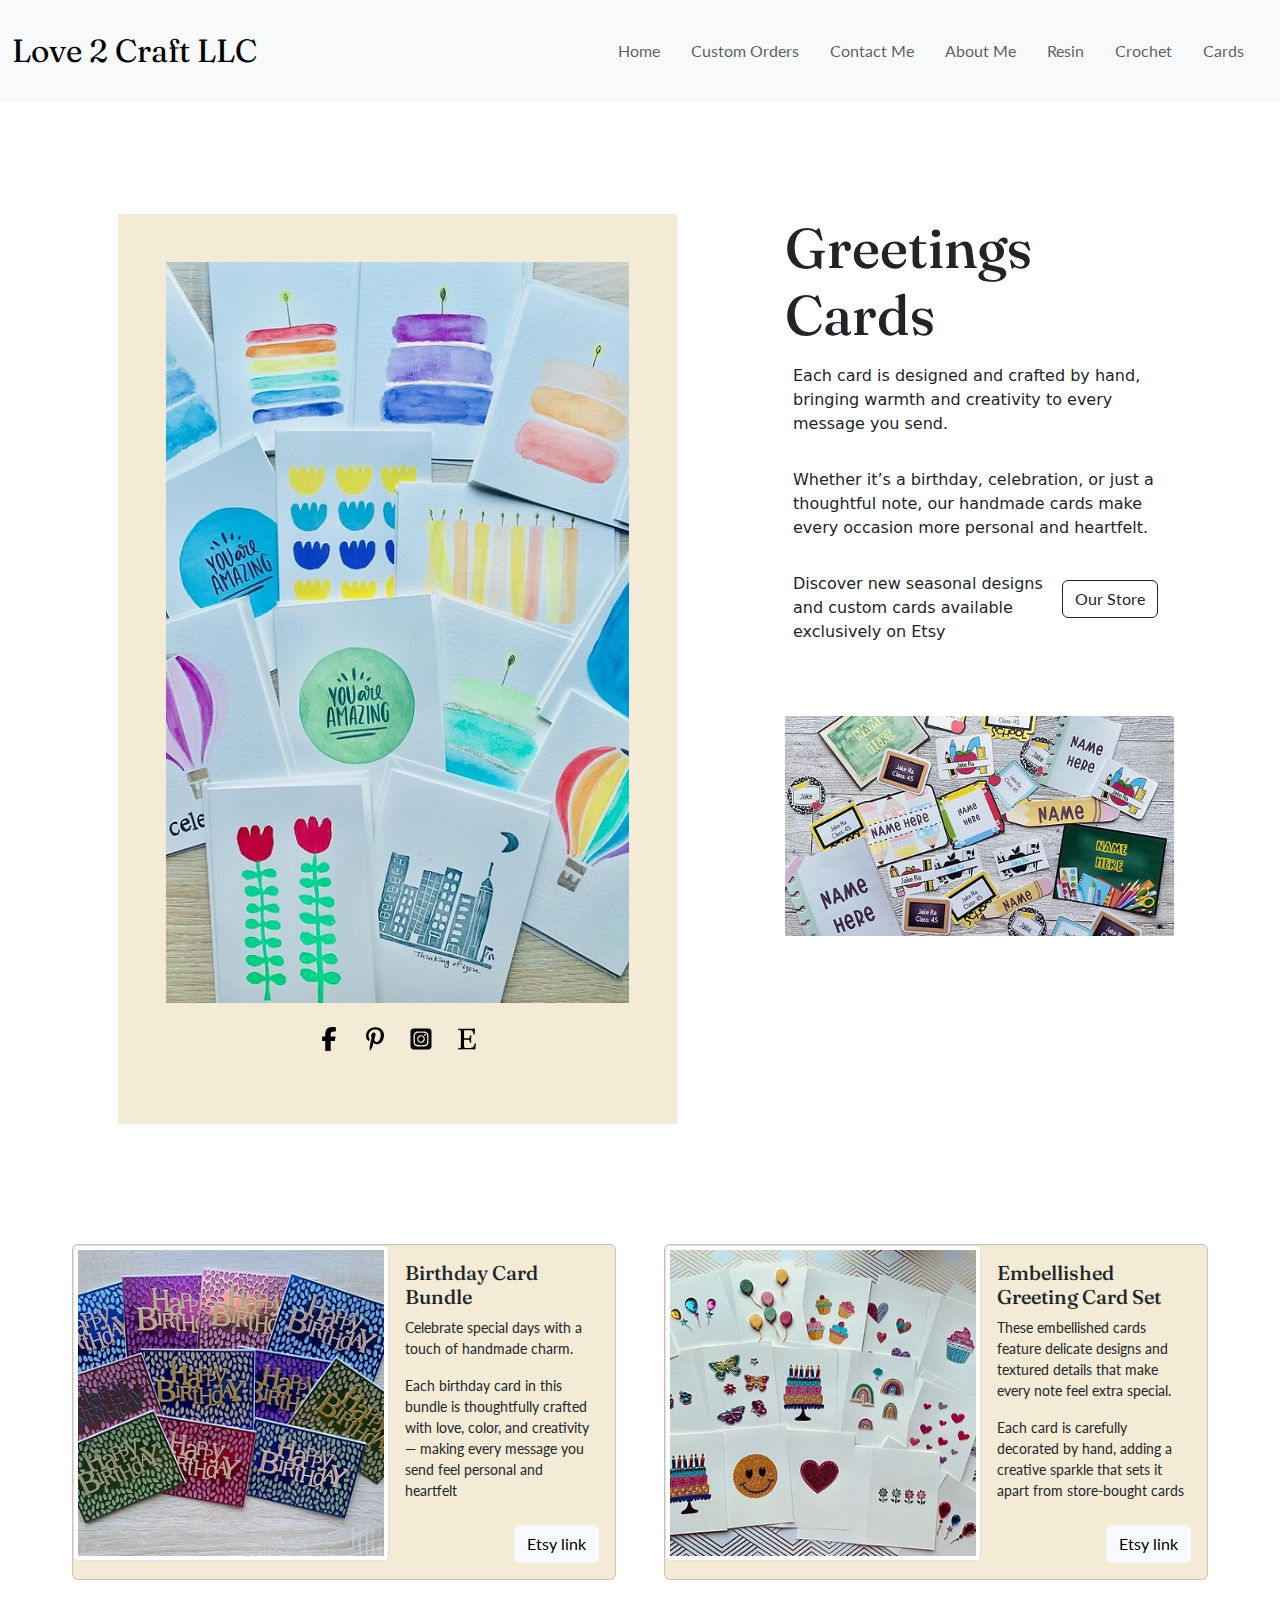
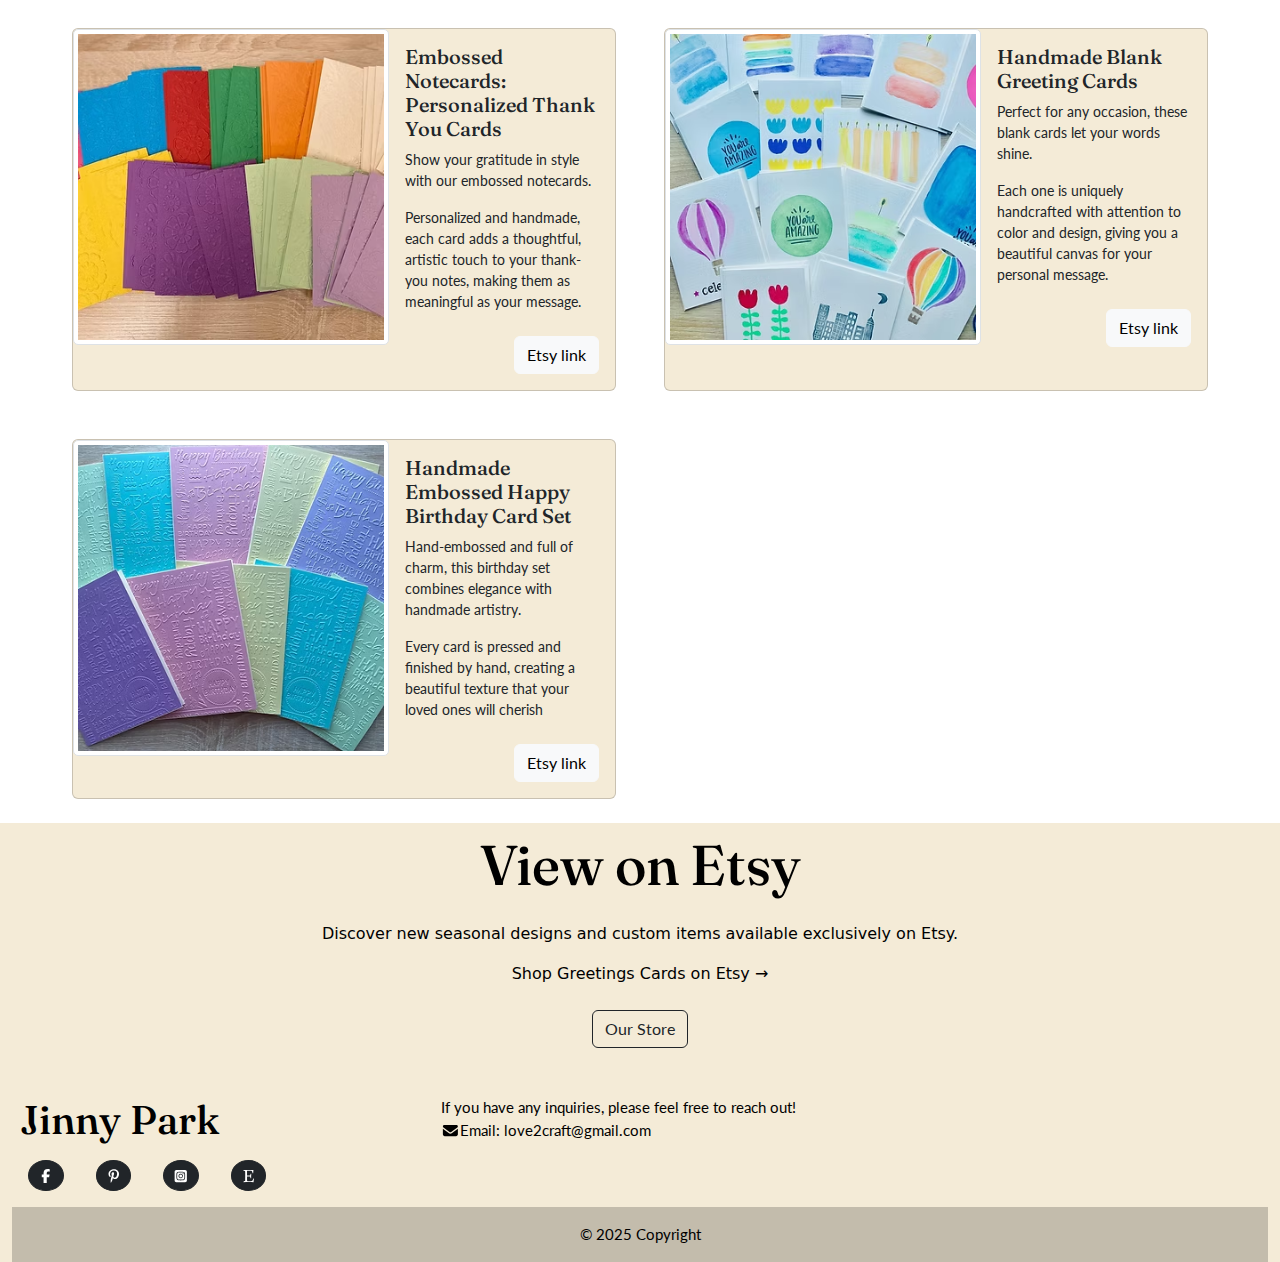
<file: handmade-cards/index.html>
<!DOCTYPE html><html><head><meta charSet="utf-8"/><meta http-equiv="x-ua-compatible" content="ie=edge"/><meta name="viewport" content="width=device-width, initial-scale=1, shrink-to-fit=no"/><meta name="generator" content="Gatsby 5.15.0"/><style data-href="/styles.854bf8da08aa89c28338.css" data-identity="gatsby-global-css">@charset "UTF-8";/*!
 * Bootstrap  v5.3.8 (https://getbootstrap.com/)
 * Copyright 2011-2025 The Bootstrap Authors
 * Licensed under MIT (https://github.com/twbs/bootstrap/blob/main/LICENSE)
 */:root,[data-bs-theme=light]{--bs-blue:#0d6efd;--bs-indigo:#6610f2;--bs-purple:#6f42c1;--bs-pink:#d63384;--bs-red:#dc3545;--bs-orange:#fd7e14;--bs-yellow:#ffc107;--bs-green:#198754;--bs-teal:#20c997;--bs-cyan:#0dcaf0;--bs-black:#000;--bs-white:#fff;--bs-gray:#6c757d;--bs-gray-dark:#343a40;--bs-gray-100:#f8f9fa;--bs-gray-200:#e9ecef;--bs-gray-300:#dee2e6;--bs-gray-400:#ced4da;--bs-gray-500:#adb5bd;--bs-gray-600:#6c757d;--bs-gray-700:#495057;--bs-gray-800:#343a40;--bs-gray-900:#212529;--bs-primary:#0d6efd;--bs-secondary:#6c757d;--bs-success:#198754;--bs-info:#0dcaf0;--bs-warning:#ffc107;--bs-danger:#dc3545;--bs-light:#f8f9fa;--bs-dark:#212529;--bs-primary-rgb:13,110,253;--bs-secondary-rgb:108,117,125;--bs-success-rgb:25,135,84;--bs-info-rgb:13,202,240;--bs-warning-rgb:255,193,7;--bs-danger-rgb:220,53,69;--bs-light-rgb:248,249,250;--bs-dark-rgb:33,37,41;--bs-primary-text-emphasis:#052c65;--bs-secondary-text-emphasis:#2b2f32;--bs-success-text-emphasis:#0a3622;--bs-info-text-emphasis:#055160;--bs-warning-text-emphasis:#664d03;--bs-danger-text-emphasis:#58151c;--bs-light-text-emphasis:#495057;--bs-dark-text-emphasis:#495057;--bs-primary-bg-subtle:#cfe2ff;--bs-secondary-bg-subtle:#e2e3e5;--bs-success-bg-subtle:#d1e7dd;--bs-info-bg-subtle:#cff4fc;--bs-warning-bg-subtle:#fff3cd;--bs-danger-bg-subtle:#f8d7da;--bs-light-bg-subtle:#fcfcfd;--bs-dark-bg-subtle:#ced4da;--bs-primary-border-subtle:#9ec5fe;--bs-secondary-border-subtle:#c4c8cb;--bs-success-border-subtle:#a3cfbb;--bs-info-border-subtle:#9eeaf9;--bs-warning-border-subtle:#ffe69c;--bs-danger-border-subtle:#f1aeb5;--bs-light-border-subtle:#e9ecef;--bs-dark-border-subtle:#adb5bd;--bs-white-rgb:255,255,255;--bs-black-rgb:0,0,0;--bs-font-sans-serif:system-ui,-apple-system,"Segoe UI",Roboto,"Helvetica Neue","Noto Sans","Liberation Sans",Arial,sans-serif,"Apple Color Emoji","Segoe UI Emoji","Segoe UI Symbol","Noto Color Emoji";--bs-font-monospace:SFMono-Regular,Menlo,Monaco,Consolas,"Liberation Mono","Courier New",monospace;--bs-gradient:linear-gradient(180deg,hsla(0,0%,100%,.15),hsla(0,0%,100%,0));--bs-body-font-family:var(--bs-font-sans-serif);--bs-body-font-size:1rem;--bs-body-font-weight:400;--bs-body-line-height:1.5;--bs-body-color:#212529;--bs-body-color-rgb:33,37,41;--bs-body-bg:#fff;--bs-body-bg-rgb:255,255,255;--bs-emphasis-color:#000;--bs-emphasis-color-rgb:0,0,0;--bs-secondary-color:rgba(33,37,41,.75);--bs-secondary-color-rgb:33,37,41;--bs-secondary-bg:#e9ecef;--bs-secondary-bg-rgb:233,236,239;--bs-tertiary-color:rgba(33,37,41,.5);--bs-tertiary-color-rgb:33,37,41;--bs-tertiary-bg:#f8f9fa;--bs-tertiary-bg-rgb:248,249,250;--bs-heading-color:inherit;--bs-link-color:#0d6efd;--bs-link-color-rgb:13,110,253;--bs-link-decoration:underline;--bs-link-hover-color:#0a58ca;--bs-link-hover-color-rgb:10,88,202;--bs-code-color:#d63384;--bs-highlight-color:#212529;--bs-highlight-bg:#fff3cd;--bs-border-width:1px;--bs-border-style:solid;--bs-border-color:#dee2e6;--bs-border-color-translucent:rgba(0,0,0,.175);--bs-border-radius:0.375rem;--bs-border-radius-sm:0.25rem;--bs-border-radius-lg:0.5rem;--bs-border-radius-xl:1rem;--bs-border-radius-xxl:2rem;--bs-border-radius-2xl:var(--bs-border-radius-xxl);--bs-border-radius-pill:50rem;--bs-box-shadow:0 0.5rem 1rem rgba(0,0,0,.15);--bs-box-shadow-sm:0 0.125rem 0.25rem rgba(0,0,0,.075);--bs-box-shadow-lg:0 1rem 3rem rgba(0,0,0,.175);--bs-box-shadow-inset:inset 0 1px 2px rgba(0,0,0,.075);--bs-focus-ring-width:0.25rem;--bs-focus-ring-opacity:0.25;--bs-focus-ring-color:rgba(13,110,253,.25);--bs-form-valid-color:#198754;--bs-form-valid-border-color:#198754;--bs-form-invalid-color:#dc3545;--bs-form-invalid-border-color:#dc3545}[data-bs-theme=dark]{--bs-body-color:#dee2e6;--bs-body-color-rgb:222,226,230;--bs-body-bg:#212529;--bs-body-bg-rgb:33,37,41;--bs-emphasis-color:#fff;--bs-emphasis-color-rgb:255,255,255;--bs-secondary-color:rgba(222,226,230,.75);--bs-secondary-color-rgb:222,226,230;--bs-secondary-bg:#343a40;--bs-secondary-bg-rgb:52,58,64;--bs-tertiary-color:rgba(222,226,230,.5);--bs-tertiary-color-rgb:222,226,230;--bs-tertiary-bg:#2b3035;--bs-tertiary-bg-rgb:43,48,53;--bs-primary-text-emphasis:#6ea8fe;--bs-secondary-text-emphasis:#a7acb1;--bs-success-text-emphasis:#75b798;--bs-info-text-emphasis:#6edff6;--bs-warning-text-emphasis:#ffda6a;--bs-danger-text-emphasis:#ea868f;--bs-light-text-emphasis:#f8f9fa;--bs-dark-text-emphasis:#dee2e6;--bs-primary-bg-subtle:#031633;--bs-secondary-bg-subtle:#161719;--bs-success-bg-subtle:#051b11;--bs-info-bg-subtle:#032830;--bs-warning-bg-subtle:#332701;--bs-danger-bg-subtle:#2c0b0e;--bs-light-bg-subtle:#343a40;--bs-dark-bg-subtle:#1a1d20;--bs-primary-border-subtle:#084298;--bs-secondary-border-subtle:#41464b;--bs-success-border-subtle:#0f5132;--bs-info-border-subtle:#087990;--bs-warning-border-subtle:#997404;--bs-danger-border-subtle:#842029;--bs-light-border-subtle:#495057;--bs-dark-border-subtle:#343a40;--bs-heading-color:inherit;--bs-link-color:#6ea8fe;--bs-link-hover-color:#8bb9fe;--bs-link-color-rgb:110,168,254;--bs-link-hover-color-rgb:139,185,254;--bs-code-color:#e685b5;--bs-highlight-color:#dee2e6;--bs-highlight-bg:#664d03;--bs-border-color:#495057;--bs-border-color-translucent:hsla(0,0%,100%,.15);--bs-form-valid-color:#75b798;--bs-form-valid-border-color:#75b798;--bs-form-invalid-color:#ea868f;--bs-form-invalid-border-color:#ea868f;color-scheme:dark}*,:after,:before{box-sizing:border-box}@media (prefers-reduced-motion:no-preference){:root{scroll-behavior:smooth}}body{-webkit-text-size-adjust:100%;-webkit-tap-highlight-color:transparent;background-color:var(--bs-body-bg);color:var(--bs-body-color);font-family:var(--bs-body-font-family);font-size:var(--bs-body-font-size);font-weight:var(--bs-body-font-weight);line-height:var(--bs-body-line-height);margin:0;text-align:var(--bs-body-text-align)}hr{border:0;border-top:var(--bs-border-width) solid;color:inherit;margin:1rem 0;opacity:.25}.h1,.h2,.h3,.h4,.h5,.h6,h1,h2,h3,h4,h5,h6{color:var(--bs-heading-color);font-weight:500;line-height:1.2;margin-bottom:.5rem;margin-top:0}.h1,h1{font-size:calc(1.375rem + 1.5vw)}@media (min-width:1200px){.h1,h1{font-size:2.5rem}}.h2,h2{font-size:calc(1.325rem + .9vw)}@media (min-width:1200px){.h2,h2{font-size:2rem}}.h3,h3{font-size:calc(1.3rem + .6vw)}@media (min-width:1200px){.h3,h3{font-size:1.75rem}}.h4,h4{font-size:calc(1.275rem + .3vw)}@media (min-width:1200px){.h4,h4{font-size:1.5rem}}.h5,h5{font-size:1.25rem}.h6,h6{font-size:1rem}p{margin-bottom:1rem;margin-top:0}abbr[title]{cursor:help;-webkit-text-decoration:underline dotted;text-decoration:underline dotted;-webkit-text-decoration-skip-ink:none;text-decoration-skip-ink:none}address{font-style:normal;line-height:inherit;margin-bottom:1rem}ol,ul{padding-left:2rem}dl,ol,ul{margin-bottom:1rem;margin-top:0}ol ol,ol ul,ul ol,ul ul{margin-bottom:0}dt{font-weight:700}dd{margin-bottom:.5rem;margin-left:0}blockquote{margin:0 0 1rem}b,strong{font-weight:bolder}.small,small{font-size:.875em}.mark,mark{background-color:var(--bs-highlight-bg);color:var(--bs-highlight-color);padding:.1875em}sub,sup{font-size:.75em;line-height:0;position:relative;vertical-align:baseline}sub{bottom:-.25em}sup{top:-.5em}a{color:rgba(var(--bs-link-color-rgb),var(--bs-link-opacity,1));text-decoration:underline}a:hover{--bs-link-color-rgb:var(--bs-link-hover-color-rgb)}a:not([href]):not([class]),a:not([href]):not([class]):hover{color:inherit;text-decoration:none}code,kbd,pre,samp{font-family:var(--bs-font-monospace);font-size:1em}pre{display:block;font-size:.875em;margin-bottom:1rem;margin-top:0;overflow:auto}pre code{color:inherit;font-size:inherit;word-break:normal}code{word-wrap:break-word;color:var(--bs-code-color);font-size:.875em}a>code{color:inherit}kbd{background-color:var(--bs-body-color);border-radius:.25rem;color:var(--bs-body-bg);font-size:.875em;padding:.1875rem .375rem}kbd kbd{font-size:1em;padding:0}figure{margin:0 0 1rem}img,svg{vertical-align:middle}table{border-collapse:collapse;caption-side:bottom}caption{color:var(--bs-secondary-color);padding-bottom:.5rem;padding-top:.5rem;text-align:left}th{text-align:inherit;text-align:-webkit-match-parent}tbody,td,tfoot,th,thead,tr{border:0 solid;border-color:inherit}label{display:inline-block}button{border-radius:0}button:focus:not(:focus-visible){outline:0}button,input,optgroup,select,textarea{font-family:inherit;font-size:inherit;line-height:inherit;margin:0}button,select{text-transform:none}[role=button]{cursor:pointer}select{word-wrap:normal}select:disabled{opacity:1}[list]:not([type=date]):not([type=datetime-local]):not([type=month]):not([type=week]):not([type=time])::-webkit-calendar-picker-indicator{display:none!important}[type=button],[type=reset],[type=submit],button{-webkit-appearance:button}[type=button]:not(:disabled),[type=reset]:not(:disabled),[type=submit]:not(:disabled),button:not(:disabled){cursor:pointer}::-moz-focus-inner{border-style:none;padding:0}textarea{resize:vertical}fieldset{border:0;margin:0;min-width:0;padding:0}legend{float:left;font-size:calc(1.275rem + .3vw);line-height:inherit;margin-bottom:.5rem;padding:0;width:100%}@media (min-width:1200px){legend{font-size:1.5rem}}legend+*{clear:left}::-webkit-datetime-edit-day-field,::-webkit-datetime-edit-fields-wrapper,::-webkit-datetime-edit-hour-field,::-webkit-datetime-edit-minute,::-webkit-datetime-edit-month-field,::-webkit-datetime-edit-text,::-webkit-datetime-edit-year-field{padding:0}::-webkit-inner-spin-button{height:auto}[type=search]{-webkit-appearance:textfield;outline-offset:-2px}[type=search]::-webkit-search-cancel-button{cursor:pointer;filter:grayscale(1)}::-webkit-search-decoration{-webkit-appearance:none}::-webkit-color-swatch-wrapper{padding:0}::-webkit-file-upload-button{-webkit-appearance:button;font:inherit}::file-selector-button{-webkit-appearance:button;font:inherit}output{display:inline-block}iframe{border:0}summary{cursor:pointer;display:list-item}progress{vertical-align:baseline}[hidden]{display:none!important}.lead{font-size:1.25rem;font-weight:300}.display-1{font-size:calc(1.625rem + 4.5vw);font-weight:300;line-height:1.2}@media (min-width:1200px){.display-1{font-size:5rem}}.display-2{font-size:calc(1.575rem + 3.9vw);font-weight:300;line-height:1.2}@media (min-width:1200px){.display-2{font-size:4.5rem}}.display-3{font-size:calc(1.525rem + 3.3vw);font-weight:300;line-height:1.2}@media (min-width:1200px){.display-3{font-size:4rem}}.display-4{font-size:calc(1.475rem + 2.7vw);font-weight:300;line-height:1.2}@media (min-width:1200px){.display-4{font-size:3.5rem}}.display-5{font-size:calc(1.425rem + 2.1vw);font-weight:300;line-height:1.2}@media (min-width:1200px){.display-5{font-size:3rem}}.display-6{font-size:calc(1.375rem + 1.5vw);font-weight:300;line-height:1.2}@media (min-width:1200px){.display-6{font-size:2.5rem}}.list-inline,.list-unstyled{list-style:none;padding-left:0}.list-inline-item{display:inline-block}.list-inline-item:not(:last-child){margin-right:.5rem}.initialism{font-size:.875em;text-transform:uppercase}.blockquote{font-size:1.25rem;margin-bottom:1rem}.blockquote>:last-child{margin-bottom:0}.blockquote-footer{color:#6c757d;font-size:.875em;margin-bottom:1rem;margin-top:-1rem}.blockquote-footer:before{content:"— "}.img-fluid,.img-thumbnail{height:auto;max-width:100%}.img-thumbnail{background-color:var(--bs-body-bg);border:var(--bs-border-width) solid var(--bs-border-color);border-radius:var(--bs-border-radius);padding:.25rem}.figure{display:inline-block}.figure-img{line-height:1;margin-bottom:.5rem}.figure-caption{color:var(--bs-secondary-color);font-size:.875em}.container,.container-fluid,.container-lg,.container-md,.container-sm,.container-xl,.container-xxl{--bs-gutter-x:1.5rem;--bs-gutter-y:0;margin-left:auto;margin-right:auto;padding-left:calc(var(--bs-gutter-x)*.5);padding-right:calc(var(--bs-gutter-x)*.5);width:100%}@media (min-width:576px){.container,.container-sm{max-width:540px}}@media (min-width:768px){.container,.container-md,.container-sm{max-width:720px}}@media (min-width:992px){.container,.container-lg,.container-md,.container-sm{max-width:960px}}@media (min-width:1200px){.container,.container-lg,.container-md,.container-sm,.container-xl{max-width:1140px}}@media (min-width:1400px){.container,.container-lg,.container-md,.container-sm,.container-xl,.container-xxl{max-width:1320px}}:root{--bs-breakpoint-xs:0;--bs-breakpoint-sm:576px;--bs-breakpoint-md:768px;--bs-breakpoint-lg:992px;--bs-breakpoint-xl:1200px;--bs-breakpoint-xxl:1400px}.row{--bs-gutter-x:1.5rem;--bs-gutter-y:0;display:flex;flex-wrap:wrap;margin-left:calc(var(--bs-gutter-x)*-.5);margin-right:calc(var(--bs-gutter-x)*-.5);margin-top:calc(var(--bs-gutter-y)*-1)}.row>*{flex-shrink:0;margin-top:var(--bs-gutter-y);max-width:100%;padding-left:calc(var(--bs-gutter-x)*.5);padding-right:calc(var(--bs-gutter-x)*.5);width:100%}.col{flex:1 0}.row-cols-auto>*{flex:0 0 auto;width:auto}.row-cols-1>*{flex:0 0 auto;width:100%}.row-cols-2>*{flex:0 0 auto;width:50%}.row-cols-3>*{flex:0 0 auto;width:33.33333333%}.row-cols-4>*{flex:0 0 auto;width:25%}.row-cols-5>*{flex:0 0 auto;width:20%}.row-cols-6>*{flex:0 0 auto;width:16.66666667%}.col-auto{flex:0 0 auto;width:auto}.col-1{flex:0 0 auto;width:8.33333333%}.col-2{flex:0 0 auto;width:16.66666667%}.col-3{flex:0 0 auto;width:25%}.col-4{flex:0 0 auto;width:33.33333333%}.col-5{flex:0 0 auto;width:41.66666667%}.col-6{flex:0 0 auto;width:50%}.col-7{flex:0 0 auto;width:58.33333333%}.col-8{flex:0 0 auto;width:66.66666667%}.col-9{flex:0 0 auto;width:75%}.col-10{flex:0 0 auto;width:83.33333333%}.col-11{flex:0 0 auto;width:91.66666667%}.col-12{flex:0 0 auto;width:100%}.offset-1{margin-left:8.33333333%}.offset-2{margin-left:16.66666667%}.offset-3{margin-left:25%}.offset-4{margin-left:33.33333333%}.offset-5{margin-left:41.66666667%}.offset-6{margin-left:50%}.offset-7{margin-left:58.33333333%}.offset-8{margin-left:66.66666667%}.offset-9{margin-left:75%}.offset-10{margin-left:83.33333333%}.offset-11{margin-left:91.66666667%}.g-0,.gx-0{--bs-gutter-x:0}.g-0,.gy-0{--bs-gutter-y:0}.g-1,.gx-1{--bs-gutter-x:0.25rem}.g-1,.gy-1{--bs-gutter-y:0.25rem}.g-2,.gx-2{--bs-gutter-x:0.5rem}.g-2,.gy-2{--bs-gutter-y:0.5rem}.g-3,.gx-3{--bs-gutter-x:1rem}.g-3,.gy-3{--bs-gutter-y:1rem}.g-4,.gx-4{--bs-gutter-x:1.5rem}.g-4,.gy-4{--bs-gutter-y:1.5rem}.g-5,.gx-5{--bs-gutter-x:3rem}.g-5,.gy-5{--bs-gutter-y:3rem}@media (min-width:576px){.col-sm{flex:1 0}.row-cols-sm-auto>*{flex:0 0 auto;width:auto}.row-cols-sm-1>*{flex:0 0 auto;width:100%}.row-cols-sm-2>*{flex:0 0 auto;width:50%}.row-cols-sm-3>*{flex:0 0 auto;width:33.33333333%}.row-cols-sm-4>*{flex:0 0 auto;width:25%}.row-cols-sm-5>*{flex:0 0 auto;width:20%}.row-cols-sm-6>*{flex:0 0 auto;width:16.66666667%}.col-sm-auto{flex:0 0 auto;width:auto}.col-sm-1{flex:0 0 auto;width:8.33333333%}.col-sm-2{flex:0 0 auto;width:16.66666667%}.col-sm-3{flex:0 0 auto;width:25%}.col-sm-4{flex:0 0 auto;width:33.33333333%}.col-sm-5{flex:0 0 auto;width:41.66666667%}.col-sm-6{flex:0 0 auto;width:50%}.col-sm-7{flex:0 0 auto;width:58.33333333%}.col-sm-8{flex:0 0 auto;width:66.66666667%}.col-sm-9{flex:0 0 auto;width:75%}.col-sm-10{flex:0 0 auto;width:83.33333333%}.col-sm-11{flex:0 0 auto;width:91.66666667%}.col-sm-12{flex:0 0 auto;width:100%}.offset-sm-0{margin-left:0}.offset-sm-1{margin-left:8.33333333%}.offset-sm-2{margin-left:16.66666667%}.offset-sm-3{margin-left:25%}.offset-sm-4{margin-left:33.33333333%}.offset-sm-5{margin-left:41.66666667%}.offset-sm-6{margin-left:50%}.offset-sm-7{margin-left:58.33333333%}.offset-sm-8{margin-left:66.66666667%}.offset-sm-9{margin-left:75%}.offset-sm-10{margin-left:83.33333333%}.offset-sm-11{margin-left:91.66666667%}.g-sm-0,.gx-sm-0{--bs-gutter-x:0}.g-sm-0,.gy-sm-0{--bs-gutter-y:0}.g-sm-1,.gx-sm-1{--bs-gutter-x:0.25rem}.g-sm-1,.gy-sm-1{--bs-gutter-y:0.25rem}.g-sm-2,.gx-sm-2{--bs-gutter-x:0.5rem}.g-sm-2,.gy-sm-2{--bs-gutter-y:0.5rem}.g-sm-3,.gx-sm-3{--bs-gutter-x:1rem}.g-sm-3,.gy-sm-3{--bs-gutter-y:1rem}.g-sm-4,.gx-sm-4{--bs-gutter-x:1.5rem}.g-sm-4,.gy-sm-4{--bs-gutter-y:1.5rem}.g-sm-5,.gx-sm-5{--bs-gutter-x:3rem}.g-sm-5,.gy-sm-5{--bs-gutter-y:3rem}}@media (min-width:768px){.col-md{flex:1 0}.row-cols-md-auto>*{flex:0 0 auto;width:auto}.row-cols-md-1>*{flex:0 0 auto;width:100%}.row-cols-md-2>*{flex:0 0 auto;width:50%}.row-cols-md-3>*{flex:0 0 auto;width:33.33333333%}.row-cols-md-4>*{flex:0 0 auto;width:25%}.row-cols-md-5>*{flex:0 0 auto;width:20%}.row-cols-md-6>*{flex:0 0 auto;width:16.66666667%}.col-md-auto{flex:0 0 auto;width:auto}.col-md-1{flex:0 0 auto;width:8.33333333%}.col-md-2{flex:0 0 auto;width:16.66666667%}.col-md-3{flex:0 0 auto;width:25%}.col-md-4{flex:0 0 auto;width:33.33333333%}.col-md-5{flex:0 0 auto;width:41.66666667%}.col-md-6{flex:0 0 auto;width:50%}.col-md-7{flex:0 0 auto;width:58.33333333%}.col-md-8{flex:0 0 auto;width:66.66666667%}.col-md-9{flex:0 0 auto;width:75%}.col-md-10{flex:0 0 auto;width:83.33333333%}.col-md-11{flex:0 0 auto;width:91.66666667%}.col-md-12{flex:0 0 auto;width:100%}.offset-md-0{margin-left:0}.offset-md-1{margin-left:8.33333333%}.offset-md-2{margin-left:16.66666667%}.offset-md-3{margin-left:25%}.offset-md-4{margin-left:33.33333333%}.offset-md-5{margin-left:41.66666667%}.offset-md-6{margin-left:50%}.offset-md-7{margin-left:58.33333333%}.offset-md-8{margin-left:66.66666667%}.offset-md-9{margin-left:75%}.offset-md-10{margin-left:83.33333333%}.offset-md-11{margin-left:91.66666667%}.g-md-0,.gx-md-0{--bs-gutter-x:0}.g-md-0,.gy-md-0{--bs-gutter-y:0}.g-md-1,.gx-md-1{--bs-gutter-x:0.25rem}.g-md-1,.gy-md-1{--bs-gutter-y:0.25rem}.g-md-2,.gx-md-2{--bs-gutter-x:0.5rem}.g-md-2,.gy-md-2{--bs-gutter-y:0.5rem}.g-md-3,.gx-md-3{--bs-gutter-x:1rem}.g-md-3,.gy-md-3{--bs-gutter-y:1rem}.g-md-4,.gx-md-4{--bs-gutter-x:1.5rem}.g-md-4,.gy-md-4{--bs-gutter-y:1.5rem}.g-md-5,.gx-md-5{--bs-gutter-x:3rem}.g-md-5,.gy-md-5{--bs-gutter-y:3rem}}@media (min-width:992px){.col-lg{flex:1 0}.row-cols-lg-auto>*{flex:0 0 auto;width:auto}.row-cols-lg-1>*{flex:0 0 auto;width:100%}.row-cols-lg-2>*{flex:0 0 auto;width:50%}.row-cols-lg-3>*{flex:0 0 auto;width:33.33333333%}.row-cols-lg-4>*{flex:0 0 auto;width:25%}.row-cols-lg-5>*{flex:0 0 auto;width:20%}.row-cols-lg-6>*{flex:0 0 auto;width:16.66666667%}.col-lg-auto{flex:0 0 auto;width:auto}.col-lg-1{flex:0 0 auto;width:8.33333333%}.col-lg-2{flex:0 0 auto;width:16.66666667%}.col-lg-3{flex:0 0 auto;width:25%}.col-lg-4{flex:0 0 auto;width:33.33333333%}.col-lg-5{flex:0 0 auto;width:41.66666667%}.col-lg-6{flex:0 0 auto;width:50%}.col-lg-7{flex:0 0 auto;width:58.33333333%}.col-lg-8{flex:0 0 auto;width:66.66666667%}.col-lg-9{flex:0 0 auto;width:75%}.col-lg-10{flex:0 0 auto;width:83.33333333%}.col-lg-11{flex:0 0 auto;width:91.66666667%}.col-lg-12{flex:0 0 auto;width:100%}.offset-lg-0{margin-left:0}.offset-lg-1{margin-left:8.33333333%}.offset-lg-2{margin-left:16.66666667%}.offset-lg-3{margin-left:25%}.offset-lg-4{margin-left:33.33333333%}.offset-lg-5{margin-left:41.66666667%}.offset-lg-6{margin-left:50%}.offset-lg-7{margin-left:58.33333333%}.offset-lg-8{margin-left:66.66666667%}.offset-lg-9{margin-left:75%}.offset-lg-10{margin-left:83.33333333%}.offset-lg-11{margin-left:91.66666667%}.g-lg-0,.gx-lg-0{--bs-gutter-x:0}.g-lg-0,.gy-lg-0{--bs-gutter-y:0}.g-lg-1,.gx-lg-1{--bs-gutter-x:0.25rem}.g-lg-1,.gy-lg-1{--bs-gutter-y:0.25rem}.g-lg-2,.gx-lg-2{--bs-gutter-x:0.5rem}.g-lg-2,.gy-lg-2{--bs-gutter-y:0.5rem}.g-lg-3,.gx-lg-3{--bs-gutter-x:1rem}.g-lg-3,.gy-lg-3{--bs-gutter-y:1rem}.g-lg-4,.gx-lg-4{--bs-gutter-x:1.5rem}.g-lg-4,.gy-lg-4{--bs-gutter-y:1.5rem}.g-lg-5,.gx-lg-5{--bs-gutter-x:3rem}.g-lg-5,.gy-lg-5{--bs-gutter-y:3rem}}@media (min-width:1200px){.col-xl{flex:1 0}.row-cols-xl-auto>*{flex:0 0 auto;width:auto}.row-cols-xl-1>*{flex:0 0 auto;width:100%}.row-cols-xl-2>*{flex:0 0 auto;width:50%}.row-cols-xl-3>*{flex:0 0 auto;width:33.33333333%}.row-cols-xl-4>*{flex:0 0 auto;width:25%}.row-cols-xl-5>*{flex:0 0 auto;width:20%}.row-cols-xl-6>*{flex:0 0 auto;width:16.66666667%}.col-xl-auto{flex:0 0 auto;width:auto}.col-xl-1{flex:0 0 auto;width:8.33333333%}.col-xl-2{flex:0 0 auto;width:16.66666667%}.col-xl-3{flex:0 0 auto;width:25%}.col-xl-4{flex:0 0 auto;width:33.33333333%}.col-xl-5{flex:0 0 auto;width:41.66666667%}.col-xl-6{flex:0 0 auto;width:50%}.col-xl-7{flex:0 0 auto;width:58.33333333%}.col-xl-8{flex:0 0 auto;width:66.66666667%}.col-xl-9{flex:0 0 auto;width:75%}.col-xl-10{flex:0 0 auto;width:83.33333333%}.col-xl-11{flex:0 0 auto;width:91.66666667%}.col-xl-12{flex:0 0 auto;width:100%}.offset-xl-0{margin-left:0}.offset-xl-1{margin-left:8.33333333%}.offset-xl-2{margin-left:16.66666667%}.offset-xl-3{margin-left:25%}.offset-xl-4{margin-left:33.33333333%}.offset-xl-5{margin-left:41.66666667%}.offset-xl-6{margin-left:50%}.offset-xl-7{margin-left:58.33333333%}.offset-xl-8{margin-left:66.66666667%}.offset-xl-9{margin-left:75%}.offset-xl-10{margin-left:83.33333333%}.offset-xl-11{margin-left:91.66666667%}.g-xl-0,.gx-xl-0{--bs-gutter-x:0}.g-xl-0,.gy-xl-0{--bs-gutter-y:0}.g-xl-1,.gx-xl-1{--bs-gutter-x:0.25rem}.g-xl-1,.gy-xl-1{--bs-gutter-y:0.25rem}.g-xl-2,.gx-xl-2{--bs-gutter-x:0.5rem}.g-xl-2,.gy-xl-2{--bs-gutter-y:0.5rem}.g-xl-3,.gx-xl-3{--bs-gutter-x:1rem}.g-xl-3,.gy-xl-3{--bs-gutter-y:1rem}.g-xl-4,.gx-xl-4{--bs-gutter-x:1.5rem}.g-xl-4,.gy-xl-4{--bs-gutter-y:1.5rem}.g-xl-5,.gx-xl-5{--bs-gutter-x:3rem}.g-xl-5,.gy-xl-5{--bs-gutter-y:3rem}}@media (min-width:1400px){.col-xxl{flex:1 0}.row-cols-xxl-auto>*{flex:0 0 auto;width:auto}.row-cols-xxl-1>*{flex:0 0 auto;width:100%}.row-cols-xxl-2>*{flex:0 0 auto;width:50%}.row-cols-xxl-3>*{flex:0 0 auto;width:33.33333333%}.row-cols-xxl-4>*{flex:0 0 auto;width:25%}.row-cols-xxl-5>*{flex:0 0 auto;width:20%}.row-cols-xxl-6>*{flex:0 0 auto;width:16.66666667%}.col-xxl-auto{flex:0 0 auto;width:auto}.col-xxl-1{flex:0 0 auto;width:8.33333333%}.col-xxl-2{flex:0 0 auto;width:16.66666667%}.col-xxl-3{flex:0 0 auto;width:25%}.col-xxl-4{flex:0 0 auto;width:33.33333333%}.col-xxl-5{flex:0 0 auto;width:41.66666667%}.col-xxl-6{flex:0 0 auto;width:50%}.col-xxl-7{flex:0 0 auto;width:58.33333333%}.col-xxl-8{flex:0 0 auto;width:66.66666667%}.col-xxl-9{flex:0 0 auto;width:75%}.col-xxl-10{flex:0 0 auto;width:83.33333333%}.col-xxl-11{flex:0 0 auto;width:91.66666667%}.col-xxl-12{flex:0 0 auto;width:100%}.offset-xxl-0{margin-left:0}.offset-xxl-1{margin-left:8.33333333%}.offset-xxl-2{margin-left:16.66666667%}.offset-xxl-3{margin-left:25%}.offset-xxl-4{margin-left:33.33333333%}.offset-xxl-5{margin-left:41.66666667%}.offset-xxl-6{margin-left:50%}.offset-xxl-7{margin-left:58.33333333%}.offset-xxl-8{margin-left:66.66666667%}.offset-xxl-9{margin-left:75%}.offset-xxl-10{margin-left:83.33333333%}.offset-xxl-11{margin-left:91.66666667%}.g-xxl-0,.gx-xxl-0{--bs-gutter-x:0}.g-xxl-0,.gy-xxl-0{--bs-gutter-y:0}.g-xxl-1,.gx-xxl-1{--bs-gutter-x:0.25rem}.g-xxl-1,.gy-xxl-1{--bs-gutter-y:0.25rem}.g-xxl-2,.gx-xxl-2{--bs-gutter-x:0.5rem}.g-xxl-2,.gy-xxl-2{--bs-gutter-y:0.5rem}.g-xxl-3,.gx-xxl-3{--bs-gutter-x:1rem}.g-xxl-3,.gy-xxl-3{--bs-gutter-y:1rem}.g-xxl-4,.gx-xxl-4{--bs-gutter-x:1.5rem}.g-xxl-4,.gy-xxl-4{--bs-gutter-y:1.5rem}.g-xxl-5,.gx-xxl-5{--bs-gutter-x:3rem}.g-xxl-5,.gy-xxl-5{--bs-gutter-y:3rem}}.table{--bs-table-color-type:initial;--bs-table-bg-type:initial;--bs-table-color-state:initial;--bs-table-bg-state:initial;--bs-table-color:var(--bs-emphasis-color);--bs-table-bg:var(--bs-body-bg);--bs-table-border-color:var(--bs-border-color);--bs-table-accent-bg:transparent;--bs-table-striped-color:var(--bs-emphasis-color);--bs-table-striped-bg:rgba(var(--bs-emphasis-color-rgb),0.05);--bs-table-active-color:var(--bs-emphasis-color);--bs-table-active-bg:rgba(var(--bs-emphasis-color-rgb),0.1);--bs-table-hover-color:var(--bs-emphasis-color);--bs-table-hover-bg:rgba(var(--bs-emphasis-color-rgb),0.075);border-color:var(--bs-table-border-color);margin-bottom:1rem;vertical-align:top;width:100%}.table>:not(caption)>*>*{background-color:var(--bs-table-bg);border-bottom-width:var(--bs-border-width);box-shadow:inset 0 0 0 9999px var(--bs-table-bg-state,var(--bs-table-bg-type,var(--bs-table-accent-bg)));color:var(--bs-table-color-state,var(--bs-table-color-type,var(--bs-table-color)));padding:.5rem}.table>tbody{vertical-align:inherit}.table>thead{vertical-align:bottom}.table-group-divider{border-top:calc(var(--bs-border-width)*2) solid}.caption-top{caption-side:top}.table-sm>:not(caption)>*>*{padding:.25rem}.table-bordered>:not(caption)>*{border-width:var(--bs-border-width) 0}.table-bordered>:not(caption)>*>*{border-width:0 var(--bs-border-width)}.table-borderless>:not(caption)>*>*{border-bottom-width:0}.table-borderless>:not(:first-child){border-top-width:0}.table-striped-columns>:not(caption)>tr>:nth-child(2n),.table-striped>tbody>tr:nth-of-type(odd)>*{--bs-table-color-type:var(--bs-table-striped-color);--bs-table-bg-type:var(--bs-table-striped-bg)}.table-active{--bs-table-color-state:var(--bs-table-active-color);--bs-table-bg-state:var(--bs-table-active-bg)}.table-hover>tbody>tr:hover>*{--bs-table-color-state:var(--bs-table-hover-color);--bs-table-bg-state:var(--bs-table-hover-bg)}.table-primary{--bs-table-color:#000;--bs-table-bg:#cfe2ff;--bs-table-border-color:#a6b5cc;--bs-table-striped-bg:#c5d7f2;--bs-table-striped-color:#000;--bs-table-active-bg:#bacbe6;--bs-table-active-color:#000;--bs-table-hover-bg:#bfd1ec;--bs-table-hover-color:#000}.table-primary,.table-secondary{border-color:var(--bs-table-border-color);color:var(--bs-table-color)}.table-secondary{--bs-table-color:#000;--bs-table-bg:#e2e3e5;--bs-table-border-color:#b5b6b7;--bs-table-striped-bg:#d7d8da;--bs-table-striped-color:#000;--bs-table-active-bg:#cbccce;--bs-table-active-color:#000;--bs-table-hover-bg:#d1d2d4;--bs-table-hover-color:#000}.table-success{--bs-table-color:#000;--bs-table-bg:#d1e7dd;--bs-table-border-color:#a7b9b1;--bs-table-striped-bg:#c7dbd2;--bs-table-striped-color:#000;--bs-table-active-bg:#bcd0c7;--bs-table-active-color:#000;--bs-table-hover-bg:#c1d6cc;--bs-table-hover-color:#000}.table-info,.table-success{border-color:var(--bs-table-border-color);color:var(--bs-table-color)}.table-info{--bs-table-color:#000;--bs-table-bg:#cff4fc;--bs-table-border-color:#a6c3ca;--bs-table-striped-bg:#c5e8ef;--bs-table-striped-color:#000;--bs-table-active-bg:#badce3;--bs-table-active-color:#000;--bs-table-hover-bg:#bfe2e9;--bs-table-hover-color:#000}.table-warning{--bs-table-color:#000;--bs-table-bg:#fff3cd;--bs-table-border-color:#ccc2a4;--bs-table-striped-bg:#f2e7c3;--bs-table-striped-color:#000;--bs-table-active-bg:#e6dbb9;--bs-table-active-color:#000;--bs-table-hover-bg:#ece1be;--bs-table-hover-color:#000}.table-danger,.table-warning{border-color:var(--bs-table-border-color);color:var(--bs-table-color)}.table-danger{--bs-table-color:#000;--bs-table-bg:#f8d7da;--bs-table-border-color:#c6acae;--bs-table-striped-bg:#eccccf;--bs-table-striped-color:#000;--bs-table-active-bg:#dfc2c4;--bs-table-active-color:#000;--bs-table-hover-bg:#e5c7ca;--bs-table-hover-color:#000}.table-light{--bs-table-color:#000;--bs-table-bg:#f8f9fa;--bs-table-border-color:#c6c7c8;--bs-table-striped-bg:#ecedee;--bs-table-striped-color:#000;--bs-table-active-bg:#dfe0e1;--bs-table-active-color:#000;--bs-table-hover-bg:#e5e6e7;--bs-table-hover-color:#000}.table-dark,.table-light{border-color:var(--bs-table-border-color);color:var(--bs-table-color)}.table-dark{--bs-table-color:#fff;--bs-table-bg:#212529;--bs-table-border-color:#4d5154;--bs-table-striped-bg:#2c3034;--bs-table-striped-color:#fff;--bs-table-active-bg:#373b3e;--bs-table-active-color:#fff;--bs-table-hover-bg:#323539;--bs-table-hover-color:#fff}.table-responsive{-webkit-overflow-scrolling:touch;overflow-x:auto}@media (max-width:575.98px){.table-responsive-sm{-webkit-overflow-scrolling:touch;overflow-x:auto}}@media (max-width:767.98px){.table-responsive-md{-webkit-overflow-scrolling:touch;overflow-x:auto}}@media (max-width:991.98px){.table-responsive-lg{-webkit-overflow-scrolling:touch;overflow-x:auto}}@media (max-width:1199.98px){.table-responsive-xl{-webkit-overflow-scrolling:touch;overflow-x:auto}}@media (max-width:1399.98px){.table-responsive-xxl{-webkit-overflow-scrolling:touch;overflow-x:auto}}.form-label{margin-bottom:.5rem}.col-form-label{font-size:inherit;line-height:1.5;margin-bottom:0;padding-bottom:calc(.375rem + var(--bs-border-width));padding-top:calc(.375rem + var(--bs-border-width))}.col-form-label-lg{font-size:1.25rem;padding-bottom:calc(.5rem + var(--bs-border-width));padding-top:calc(.5rem + var(--bs-border-width))}.col-form-label-sm{font-size:.875rem;padding-bottom:calc(.25rem + var(--bs-border-width));padding-top:calc(.25rem + var(--bs-border-width))}.form-text{color:var(--bs-secondary-color);font-size:.875em;margin-top:.25rem}.form-control{-webkit-appearance:none;appearance:none;background-clip:padding-box;background-color:var(--bs-body-bg);border:var(--bs-border-width) solid var(--bs-border-color);border-radius:var(--bs-border-radius);color:var(--bs-body-color);display:block;font-size:1rem;font-weight:400;line-height:1.5;padding:.375rem .75rem;transition:border-color .15s ease-in-out,box-shadow .15s ease-in-out;width:100%}@media (prefers-reduced-motion:reduce){.form-control{transition:none}}.form-control[type=file]{overflow:hidden}.form-control[type=file]:not(:disabled):not([readonly]){cursor:pointer}.form-control:focus{background-color:var(--bs-body-bg);border-color:#86b7fe;box-shadow:0 0 0 .25rem rgba(13,110,253,.25);color:var(--bs-body-color);outline:0}.form-control::-webkit-date-and-time-value{height:1.5em;margin:0;min-width:85px}.form-control::-webkit-datetime-edit{display:block;padding:0}.form-control::placeholder{color:var(--bs-secondary-color);opacity:1}.form-control:disabled{background-color:var(--bs-secondary-bg);opacity:1}.form-control::-webkit-file-upload-button{-webkit-margin-end:.75rem;background-color:var(--bs-tertiary-bg);border:0 solid;border-color:inherit;border-inline-end-width:var(--bs-border-width);border-radius:0;color:var(--bs-body-color);margin:-.375rem -.75rem;margin-inline-end:.75rem;padding:.375rem .75rem;pointer-events:none;-webkit-transition:color .15s ease-in-out,background-color .15s ease-in-out,border-color .15s ease-in-out,box-shadow .15s ease-in-out;transition:color .15s ease-in-out,background-color .15s ease-in-out,border-color .15s ease-in-out,box-shadow .15s ease-in-out}.form-control::file-selector-button{-webkit-margin-end:.75rem;background-color:var(--bs-tertiary-bg);border:0 solid;border-color:inherit;border-inline-end-width:var(--bs-border-width);border-radius:0;color:var(--bs-body-color);margin:-.375rem -.75rem;margin-inline-end:.75rem;padding:.375rem .75rem;pointer-events:none;transition:color .15s ease-in-out,background-color .15s ease-in-out,border-color .15s ease-in-out,box-shadow .15s ease-in-out}@media (prefers-reduced-motion:reduce){.form-control::-webkit-file-upload-button{-webkit-transition:none;transition:none}.form-control::file-selector-button{transition:none}}.form-control:hover:not(:disabled):not([readonly])::-webkit-file-upload-button{background-color:var(--bs-secondary-bg)}.form-control:hover:not(:disabled):not([readonly])::file-selector-button{background-color:var(--bs-secondary-bg)}.form-control-plaintext{background-color:transparent;border:solid transparent;border-width:var(--bs-border-width) 0;color:var(--bs-body-color);display:block;line-height:1.5;margin-bottom:0;padding:.375rem 0;width:100%}.form-control-plaintext:focus{outline:0}.form-control-plaintext.form-control-lg,.form-control-plaintext.form-control-sm{padding-left:0;padding-right:0}.form-control-sm{border-radius:var(--bs-border-radius-sm);font-size:.875rem;min-height:calc(1.5em + .5rem + var(--bs-border-width)*2);padding:.25rem .5rem}.form-control-sm::-webkit-file-upload-button{-webkit-margin-end:.5rem;margin:-.25rem -.5rem;margin-inline-end:.5rem;padding:.25rem .5rem}.form-control-sm::file-selector-button{-webkit-margin-end:.5rem;margin:-.25rem -.5rem;margin-inline-end:.5rem;padding:.25rem .5rem}.form-control-lg{border-radius:var(--bs-border-radius-lg);font-size:1.25rem;min-height:calc(1.5em + 1rem + var(--bs-border-width)*2);padding:.5rem 1rem}.form-control-lg::-webkit-file-upload-button{-webkit-margin-end:1rem;margin:-.5rem -1rem;margin-inline-end:1rem;padding:.5rem 1rem}.form-control-lg::file-selector-button{-webkit-margin-end:1rem;margin:-.5rem -1rem;margin-inline-end:1rem;padding:.5rem 1rem}textarea.form-control{min-height:calc(1.5em + .75rem + var(--bs-border-width)*2)}textarea.form-control-sm{min-height:calc(1.5em + .5rem + var(--bs-border-width)*2)}textarea.form-control-lg{min-height:calc(1.5em + 1rem + var(--bs-border-width)*2)}.form-control-color{height:calc(1.5em + .75rem + var(--bs-border-width)*2);padding:.375rem;width:3rem}.form-control-color:not(:disabled):not([readonly]){cursor:pointer}.form-control-color::-moz-color-swatch{border:0!important;border-radius:var(--bs-border-radius)}.form-control-color::-webkit-color-swatch{border:0!important;border-radius:var(--bs-border-radius)}.form-control-color.form-control-sm{height:calc(1.5em + .5rem + var(--bs-border-width)*2)}.form-control-color.form-control-lg{height:calc(1.5em + 1rem + var(--bs-border-width)*2)}.form-select{--bs-form-select-bg-img:url("data:image/svg+xml;charset=utf-8,%3Csvg xmlns='http://www.w3.org/2000/svg' viewBox='0 0 16 16'%3E%3Cpath fill='none' stroke='%23343a40' stroke-linecap='round' stroke-linejoin='round' stroke-width='2' d='m2 5 6 6 6-6'/%3E%3C/svg%3E");-webkit-appearance:none;appearance:none;background-color:var(--bs-body-bg);background-image:var(--bs-form-select-bg-img),var(--bs-form-select-bg-icon,none);background-position:right .75rem center;background-repeat:no-repeat;background-size:16px 12px;border:var(--bs-border-width) solid var(--bs-border-color);border-radius:var(--bs-border-radius);color:var(--bs-body-color);display:block;font-size:1rem;font-weight:400;line-height:1.5;padding:.375rem 2.25rem .375rem .75rem;transition:border-color .15s ease-in-out,box-shadow .15s ease-in-out;width:100%}@media (prefers-reduced-motion:reduce){.form-select{transition:none}}.form-select:focus{border-color:#86b7fe;box-shadow:0 0 0 .25rem rgba(13,110,253,.25);outline:0}.form-select[multiple],.form-select[size]:not([size="1"]){background-image:none;padding-right:.75rem}.form-select:disabled{background-color:var(--bs-secondary-bg)}.form-select:-moz-focusring{color:transparent;text-shadow:0 0 0 var(--bs-body-color)}.form-select-sm{border-radius:var(--bs-border-radius-sm);font-size:.875rem;padding-bottom:.25rem;padding-left:.5rem;padding-top:.25rem}.form-select-lg{border-radius:var(--bs-border-radius-lg);font-size:1.25rem;padding-bottom:.5rem;padding-left:1rem;padding-top:.5rem}[data-bs-theme=dark] .form-select{--bs-form-select-bg-img:url("data:image/svg+xml;charset=utf-8,%3Csvg xmlns='http://www.w3.org/2000/svg' viewBox='0 0 16 16'%3E%3Cpath fill='none' stroke='%23dee2e6' stroke-linecap='round' stroke-linejoin='round' stroke-width='2' d='m2 5 6 6 6-6'/%3E%3C/svg%3E")}.form-check{display:block;margin-bottom:.125rem;min-height:1.5rem;padding-left:1.5em}.form-check .form-check-input{float:left;margin-left:-1.5em}.form-check-reverse{padding-left:0;padding-right:1.5em;text-align:right}.form-check-reverse .form-check-input{float:right;margin-left:0;margin-right:-1.5em}.form-check-input{--bs-form-check-bg:var(--bs-body-bg);-webkit-appearance:none;appearance:none;background-color:var(--bs-form-check-bg);background-image:var(--bs-form-check-bg-image);background-position:50%;background-repeat:no-repeat;background-size:contain;border:var(--bs-border-width) solid var(--bs-border-color);flex-shrink:0;height:1em;margin-top:.25em;-webkit-print-color-adjust:exact;print-color-adjust:exact;vertical-align:top;width:1em}.form-check-input[type=checkbox]{border-radius:.25em}.form-check-input[type=radio]{border-radius:50%}.form-check-input:active{filter:brightness(90%)}.form-check-input:focus{border-color:#86b7fe;box-shadow:0 0 0 .25rem rgba(13,110,253,.25);outline:0}.form-check-input:checked{background-color:#0d6efd;border-color:#0d6efd}.form-check-input:checked[type=checkbox]{--bs-form-check-bg-image:url("data:image/svg+xml;charset=utf-8,%3Csvg xmlns='http://www.w3.org/2000/svg' viewBox='0 0 20 20'%3E%3Cpath fill='none' stroke='%23fff' stroke-linecap='round' stroke-linejoin='round' stroke-width='3' d='m6 10 3 3 6-6'/%3E%3C/svg%3E")}.form-check-input:checked[type=radio]{--bs-form-check-bg-image:url("data:image/svg+xml;charset=utf-8,%3Csvg xmlns='http://www.w3.org/2000/svg' viewBox='-4 -4 8 8'%3E%3Ccircle r='2' fill='%23fff'/%3E%3C/svg%3E")}.form-check-input[type=checkbox]:indeterminate{--bs-form-check-bg-image:url("data:image/svg+xml;charset=utf-8,%3Csvg xmlns='http://www.w3.org/2000/svg' viewBox='0 0 20 20'%3E%3Cpath fill='none' stroke='%23fff' stroke-linecap='round' stroke-linejoin='round' stroke-width='3' d='M6 10h8'/%3E%3C/svg%3E");background-color:#0d6efd;border-color:#0d6efd}.form-check-input:disabled{filter:none;opacity:.5;pointer-events:none}.form-check-input:disabled~.form-check-label,.form-check-input[disabled]~.form-check-label{cursor:default;opacity:.5}.form-switch{padding-left:2.5em}.form-switch .form-check-input{--bs-form-switch-bg:url("data:image/svg+xml;charset=utf-8,%3Csvg xmlns='http://www.w3.org/2000/svg' viewBox='-4 -4 8 8'%3E%3Ccircle r='3' fill='rgba(0, 0, 0, 0.25)'/%3E%3C/svg%3E");background-image:var(--bs-form-switch-bg);background-position:0;border-radius:2em;margin-left:-2.5em;transition:background-position .15s ease-in-out;width:2em}@media (prefers-reduced-motion:reduce){.form-switch .form-check-input{transition:none}}.form-switch .form-check-input:focus{--bs-form-switch-bg:url("data:image/svg+xml;charset=utf-8,%3Csvg xmlns='http://www.w3.org/2000/svg' viewBox='-4 -4 8 8'%3E%3Ccircle r='3' fill='%2386b7fe'/%3E%3C/svg%3E")}.form-switch .form-check-input:checked{--bs-form-switch-bg:url("data:image/svg+xml;charset=utf-8,%3Csvg xmlns='http://www.w3.org/2000/svg' viewBox='-4 -4 8 8'%3E%3Ccircle r='3' fill='%23fff'/%3E%3C/svg%3E");background-position:100%}.form-switch.form-check-reverse{padding-left:0;padding-right:2.5em}.form-switch.form-check-reverse .form-check-input{margin-left:0;margin-right:-2.5em}.form-check-inline{display:inline-block;margin-right:1rem}.btn-check{clip:rect(0,0,0,0);pointer-events:none;position:absolute}.btn-check:disabled+.btn,.btn-check[disabled]+.btn{filter:none;opacity:.65;pointer-events:none}[data-bs-theme=dark] .form-switch .form-check-input:not(:checked):not(:focus){--bs-form-switch-bg:url("data:image/svg+xml;charset=utf-8,%3Csvg xmlns='http://www.w3.org/2000/svg' viewBox='-4 -4 8 8'%3E%3Ccircle r='3' fill='rgba(255, 255, 255, 0.25)'/%3E%3C/svg%3E")}.form-range{-webkit-appearance:none;appearance:none;background-color:transparent;height:1.5rem;padding:0;width:100%}.form-range:focus{outline:0}.form-range:focus::-webkit-slider-thumb{box-shadow:0 0 0 1px #fff,0 0 0 .25rem rgba(13,110,253,.25)}.form-range:focus::-moz-range-thumb{box-shadow:0 0 0 1px #fff,0 0 0 .25rem rgba(13,110,253,.25)}.form-range::-moz-focus-outer{border:0}.form-range::-webkit-slider-thumb{-webkit-appearance:none;appearance:none;background-color:#0d6efd;border:0;border-radius:1rem;height:1rem;margin-top:-.25rem;-webkit-transition:background-color .15s ease-in-out,border-color .15s ease-in-out,box-shadow .15s ease-in-out;transition:background-color .15s ease-in-out,border-color .15s ease-in-out,box-shadow .15s ease-in-out;width:1rem}@media (prefers-reduced-motion:reduce){.form-range::-webkit-slider-thumb{-webkit-transition:none;transition:none}}.form-range::-webkit-slider-thumb:active{background-color:#b6d4fe}.form-range::-webkit-slider-runnable-track{background-color:var(--bs-secondary-bg);border-color:transparent;border-radius:1rem;color:transparent;cursor:pointer;height:.5rem;width:100%}.form-range::-moz-range-thumb{appearance:none;background-color:#0d6efd;border:0;border-radius:1rem;height:1rem;-moz-transition:background-color .15s ease-in-out,border-color .15s ease-in-out,box-shadow .15s ease-in-out;transition:background-color .15s ease-in-out,border-color .15s ease-in-out,box-shadow .15s ease-in-out;width:1rem}@media (prefers-reduced-motion:reduce){.form-range::-moz-range-thumb{-moz-transition:none;transition:none}}.form-range::-moz-range-thumb:active{background-color:#b6d4fe}.form-range::-moz-range-track{background-color:var(--bs-secondary-bg);border-color:transparent;border-radius:1rem;color:transparent;cursor:pointer;height:.5rem;width:100%}.form-range:disabled{pointer-events:none}.form-range:disabled::-webkit-slider-thumb{background-color:var(--bs-secondary-color)}.form-range:disabled::-moz-range-thumb{background-color:var(--bs-secondary-color)}.form-floating{position:relative}.form-floating>.form-control,.form-floating>.form-control-plaintext,.form-floating>.form-select{height:calc(3.5rem + var(--bs-border-width)*2);line-height:1.25;min-height:calc(3.5rem + var(--bs-border-width)*2)}.form-floating>label{border:var(--bs-border-width) solid transparent;color:rgba(var(--bs-body-color-rgb),.65);height:100%;left:0;max-width:100%;overflow:hidden;padding:1rem .75rem;pointer-events:none;position:absolute;text-align:start;text-overflow:ellipsis;top:0;transform-origin:0 0;transition:opacity .1s ease-in-out,transform .1s ease-in-out;white-space:nowrap;z-index:2}@media (prefers-reduced-motion:reduce){.form-floating>label{transition:none}}.form-floating>.form-control,.form-floating>.form-control-plaintext{padding:1rem .75rem}.form-floating>.form-control-plaintext::placeholder,.form-floating>.form-control::placeholder{color:transparent}.form-floating>.form-control-plaintext:focus,.form-floating>.form-control-plaintext:not(:placeholder-shown),.form-floating>.form-control:focus,.form-floating>.form-control:not(:placeholder-shown){padding-bottom:.625rem;padding-top:1.625rem}.form-floating>.form-control-plaintext:-webkit-autofill,.form-floating>.form-control:-webkit-autofill{padding-bottom:.625rem;padding-top:1.625rem}.form-floating>.form-select{padding-bottom:.625rem;padding-left:.75rem;padding-top:1.625rem}.form-floating>.form-control-plaintext~label,.form-floating>.form-control:focus~label,.form-floating>.form-control:not(:placeholder-shown)~label,.form-floating>.form-select~label{transform:scale(.85) translateY(-.5rem) translateX(.15rem)}.form-floating>.form-control:-webkit-autofill~label{transform:scale(.85) translateY(-.5rem) translateX(.15rem)}.form-floating>textarea:focus~label:after,.form-floating>textarea:not(:placeholder-shown)~label:after{background-color:var(--bs-body-bg);border-radius:var(--bs-border-radius);content:"";height:1.5em;inset:1rem .375rem;position:absolute;z-index:-1}.form-floating>textarea:disabled~label:after{background-color:var(--bs-secondary-bg)}.form-floating>.form-control-plaintext~label{border-width:var(--bs-border-width) 0}.form-floating>.form-control:disabled~label,.form-floating>:disabled~label{color:#6c757d}.input-group{align-items:stretch;display:flex;flex-wrap:wrap;position:relative;width:100%}.input-group>.form-control,.input-group>.form-floating,.input-group>.form-select{flex:1 1 auto;min-width:0;position:relative;width:1%}.input-group>.form-control:focus,.input-group>.form-floating:focus-within,.input-group>.form-select:focus{z-index:5}.input-group .btn{position:relative;z-index:2}.input-group .btn:focus{z-index:5}.input-group-text{align-items:center;background-color:var(--bs-tertiary-bg);border:var(--bs-border-width) solid var(--bs-border-color);border-radius:var(--bs-border-radius);color:var(--bs-body-color);display:flex;font-size:1rem;font-weight:400;line-height:1.5;padding:.375rem .75rem;text-align:center;white-space:nowrap}.input-group-lg>.btn,.input-group-lg>.form-control,.input-group-lg>.form-select,.input-group-lg>.input-group-text{border-radius:var(--bs-border-radius-lg);font-size:1.25rem;padding:.5rem 1rem}.input-group-sm>.btn,.input-group-sm>.form-control,.input-group-sm>.form-select,.input-group-sm>.input-group-text{border-radius:var(--bs-border-radius-sm);font-size:.875rem;padding:.25rem .5rem}.input-group-lg>.form-select,.input-group-sm>.form-select{padding-right:3rem}.input-group.has-validation>.dropdown-toggle:nth-last-child(n+4),.input-group.has-validation>.form-floating:nth-last-child(n+3)>.form-control,.input-group.has-validation>.form-floating:nth-last-child(n+3)>.form-select,.input-group.has-validation>:nth-last-child(n+3):not(.dropdown-toggle):not(.dropdown-menu):not(.form-floating),.input-group:not(.has-validation)>.dropdown-toggle:nth-last-child(n+3),.input-group:not(.has-validation)>.form-floating:not(:last-child)>.form-control,.input-group:not(.has-validation)>.form-floating:not(:last-child)>.form-select,.input-group:not(.has-validation)>:not(:last-child):not(.dropdown-toggle):not(.dropdown-menu):not(.form-floating){border-bottom-right-radius:0;border-top-right-radius:0}.input-group>:not(:first-child):not(.dropdown-menu):not(.valid-tooltip):not(.valid-feedback):not(.invalid-tooltip):not(.invalid-feedback){border-bottom-left-radius:0;border-top-left-radius:0;margin-left:calc(var(--bs-border-width)*-1)}.input-group>.form-floating:not(:first-child)>.form-control,.input-group>.form-floating:not(:first-child)>.form-select{border-bottom-left-radius:0;border-top-left-radius:0}.valid-feedback{color:var(--bs-form-valid-color);display:none;font-size:.875em;margin-top:.25rem;width:100%}.valid-tooltip{background-color:var(--bs-success);border-radius:var(--bs-border-radius);color:#fff;display:none;font-size:.875rem;margin-top:.1rem;max-width:100%;padding:.25rem .5rem;position:absolute;top:100%;z-index:5}.is-valid~.valid-feedback,.is-valid~.valid-tooltip,.was-validated :valid~.valid-feedback,.was-validated :valid~.valid-tooltip{display:block}.form-control.is-valid,.was-validated .form-control:valid{background-image:url("data:image/svg+xml;charset=utf-8,%3Csvg xmlns='http://www.w3.org/2000/svg' viewBox='0 0 8 8'%3E%3Cpath fill='%23198754' d='M2.3 6.73.6 4.53c-.4-1.04.46-1.4 1.1-.8l1.1 1.4 3.4-3.8c.6-.63 1.6-.27 1.2.7l-4 4.6c-.43.5-.8.4-1.1.1'/%3E%3C/svg%3E");background-position:right calc(.375em + .1875rem) center;background-repeat:no-repeat;background-size:calc(.75em + .375rem) calc(.75em + .375rem);border-color:var(--bs-form-valid-border-color);padding-right:calc(1.5em + .75rem)}.form-control.is-valid:focus,.was-validated .form-control:valid:focus{border-color:var(--bs-form-valid-border-color);box-shadow:0 0 0 .25rem rgba(var(--bs-success-rgb),.25)}.was-validated textarea.form-control:valid,textarea.form-control.is-valid{background-position:top calc(.375em + .1875rem) right calc(.375em + .1875rem);padding-right:calc(1.5em + .75rem)}.form-select.is-valid,.was-validated .form-select:valid{border-color:var(--bs-form-valid-border-color)}.form-select.is-valid:not([multiple]):not([size]),.form-select.is-valid:not([multiple])[size="1"],.was-validated .form-select:valid:not([multiple]):not([size]),.was-validated .form-select:valid:not([multiple])[size="1"]{--bs-form-select-bg-icon:url("data:image/svg+xml;charset=utf-8,%3Csvg xmlns='http://www.w3.org/2000/svg' viewBox='0 0 8 8'%3E%3Cpath fill='%23198754' d='M2.3 6.73.6 4.53c-.4-1.04.46-1.4 1.1-.8l1.1 1.4 3.4-3.8c.6-.63 1.6-.27 1.2.7l-4 4.6c-.43.5-.8.4-1.1.1'/%3E%3C/svg%3E");background-position:right .75rem center,center right 2.25rem;background-size:16px 12px,calc(.75em + .375rem) calc(.75em + .375rem);padding-right:4.125rem}.form-select.is-valid:focus,.was-validated .form-select:valid:focus{border-color:var(--bs-form-valid-border-color);box-shadow:0 0 0 .25rem rgba(var(--bs-success-rgb),.25)}.form-control-color.is-valid,.was-validated .form-control-color:valid{width:calc(3.75rem + 1.5em)}.form-check-input.is-valid,.was-validated .form-check-input:valid{border-color:var(--bs-form-valid-border-color)}.form-check-input.is-valid:checked,.was-validated .form-check-input:valid:checked{background-color:var(--bs-form-valid-color)}.form-check-input.is-valid:focus,.was-validated .form-check-input:valid:focus{box-shadow:0 0 0 .25rem rgba(var(--bs-success-rgb),.25)}.form-check-input.is-valid~.form-check-label,.was-validated .form-check-input:valid~.form-check-label{color:var(--bs-form-valid-color)}.form-check-inline .form-check-input~.valid-feedback{margin-left:.5em}.input-group>.form-control:not(:focus).is-valid,.input-group>.form-floating:not(:focus-within).is-valid,.input-group>.form-select:not(:focus).is-valid,.was-validated .input-group>.form-control:not(:focus):valid,.was-validated .input-group>.form-floating:not(:focus-within):valid,.was-validated .input-group>.form-select:not(:focus):valid{z-index:3}.invalid-feedback{color:var(--bs-form-invalid-color);display:none;font-size:.875em;margin-top:.25rem;width:100%}.invalid-tooltip{background-color:var(--bs-danger);border-radius:var(--bs-border-radius);color:#fff;display:none;font-size:.875rem;margin-top:.1rem;max-width:100%;padding:.25rem .5rem;position:absolute;top:100%;z-index:5}.is-invalid~.invalid-feedback,.is-invalid~.invalid-tooltip,.was-validated :invalid~.invalid-feedback,.was-validated :invalid~.invalid-tooltip{display:block}.form-control.is-invalid,.was-validated .form-control:invalid{background-image:url("data:image/svg+xml;charset=utf-8,%3Csvg xmlns='http://www.w3.org/2000/svg' width='12' height='12' fill='none' stroke='%23dc3545' viewBox='0 0 12 12'%3E%3Ccircle cx='6' cy='6' r='4.5'/%3E%3Cpath stroke-linejoin='round' d='M5.8 3.6h.4L6 6.5z'/%3E%3Ccircle cx='6' cy='8.2' r='.6' fill='%23dc3545' stroke='none'/%3E%3C/svg%3E");background-position:right calc(.375em + .1875rem) center;background-repeat:no-repeat;background-size:calc(.75em + .375rem) calc(.75em + .375rem);border-color:var(--bs-form-invalid-border-color);padding-right:calc(1.5em + .75rem)}.form-control.is-invalid:focus,.was-validated .form-control:invalid:focus{border-color:var(--bs-form-invalid-border-color);box-shadow:0 0 0 .25rem rgba(var(--bs-danger-rgb),.25)}.was-validated textarea.form-control:invalid,textarea.form-control.is-invalid{background-position:top calc(.375em + .1875rem) right calc(.375em + .1875rem);padding-right:calc(1.5em + .75rem)}.form-select.is-invalid,.was-validated .form-select:invalid{border-color:var(--bs-form-invalid-border-color)}.form-select.is-invalid:not([multiple]):not([size]),.form-select.is-invalid:not([multiple])[size="1"],.was-validated .form-select:invalid:not([multiple]):not([size]),.was-validated .form-select:invalid:not([multiple])[size="1"]{--bs-form-select-bg-icon:url("data:image/svg+xml;charset=utf-8,%3Csvg xmlns='http://www.w3.org/2000/svg' width='12' height='12' fill='none' stroke='%23dc3545' viewBox='0 0 12 12'%3E%3Ccircle cx='6' cy='6' r='4.5'/%3E%3Cpath stroke-linejoin='round' d='M5.8 3.6h.4L6 6.5z'/%3E%3Ccircle cx='6' cy='8.2' r='.6' fill='%23dc3545' stroke='none'/%3E%3C/svg%3E");background-position:right .75rem center,center right 2.25rem;background-size:16px 12px,calc(.75em + .375rem) calc(.75em + .375rem);padding-right:4.125rem}.form-select.is-invalid:focus,.was-validated .form-select:invalid:focus{border-color:var(--bs-form-invalid-border-color);box-shadow:0 0 0 .25rem rgba(var(--bs-danger-rgb),.25)}.form-control-color.is-invalid,.was-validated .form-control-color:invalid{width:calc(3.75rem + 1.5em)}.form-check-input.is-invalid,.was-validated .form-check-input:invalid{border-color:var(--bs-form-invalid-border-color)}.form-check-input.is-invalid:checked,.was-validated .form-check-input:invalid:checked{background-color:var(--bs-form-invalid-color)}.form-check-input.is-invalid:focus,.was-validated .form-check-input:invalid:focus{box-shadow:0 0 0 .25rem rgba(var(--bs-danger-rgb),.25)}.form-check-input.is-invalid~.form-check-label,.was-validated .form-check-input:invalid~.form-check-label{color:var(--bs-form-invalid-color)}.form-check-inline .form-check-input~.invalid-feedback{margin-left:.5em}.input-group>.form-control:not(:focus).is-invalid,.input-group>.form-floating:not(:focus-within).is-invalid,.input-group>.form-select:not(:focus).is-invalid,.was-validated .input-group>.form-control:not(:focus):invalid,.was-validated .input-group>.form-floating:not(:focus-within):invalid,.was-validated .input-group>.form-select:not(:focus):invalid{z-index:4}.btn{--bs-btn-padding-x:0.75rem;--bs-btn-padding-y:0.375rem;--bs-btn-font-family: ;--bs-btn-font-size:1rem;--bs-btn-font-weight:400;--bs-btn-line-height:1.5;--bs-btn-color:var(--bs-body-color);--bs-btn-bg:transparent;--bs-btn-border-width:var(--bs-border-width);--bs-btn-border-color:transparent;--bs-btn-border-radius:var(--bs-border-radius);--bs-btn-hover-border-color:transparent;--bs-btn-box-shadow:inset 0 1px 0 hsla(0,0%,100%,.15),0 1px 1px rgba(0,0,0,.075);--bs-btn-disabled-opacity:0.65;--bs-btn-focus-box-shadow:0 0 0 0.25rem rgba(var(--bs-btn-focus-shadow-rgb),.5);background-color:var(--bs-btn-bg);border:var(--bs-btn-border-width) solid var(--bs-btn-border-color);border-radius:var(--bs-btn-border-radius);color:var(--bs-btn-color);cursor:pointer;display:inline-block;font-family:var(--bs-btn-font-family);font-size:var(--bs-btn-font-size);font-weight:var(--bs-btn-font-weight);line-height:var(--bs-btn-line-height);padding:var(--bs-btn-padding-y) var(--bs-btn-padding-x);text-align:center;text-decoration:none;transition:color .15s ease-in-out,background-color .15s ease-in-out,border-color .15s ease-in-out,box-shadow .15s ease-in-out;-webkit-user-select:none;user-select:none;vertical-align:middle}@media (prefers-reduced-motion:reduce){.btn{transition:none}}.btn:hover{background-color:var(--bs-btn-hover-bg);border-color:var(--bs-btn-hover-border-color);color:var(--bs-btn-hover-color)}.btn-check+.btn:hover{background-color:var(--bs-btn-bg);border-color:var(--bs-btn-border-color);color:var(--bs-btn-color)}.btn:focus-visible{background-color:var(--bs-btn-hover-bg);border-color:var(--bs-btn-hover-border-color);box-shadow:var(--bs-btn-focus-box-shadow);color:var(--bs-btn-hover-color);outline:0}.btn-check:focus-visible+.btn{border-color:var(--bs-btn-hover-border-color);box-shadow:var(--bs-btn-focus-box-shadow);outline:0}.btn-check:checked+.btn,.btn.active,.btn.show,.btn:first-child:active,:not(.btn-check)+.btn:active{background-color:var(--bs-btn-active-bg);border-color:var(--bs-btn-active-border-color);color:var(--bs-btn-active-color)}.btn-check:checked+.btn:focus-visible,.btn.active:focus-visible,.btn.show:focus-visible,.btn:first-child:active:focus-visible,:not(.btn-check)+.btn:active:focus-visible{box-shadow:var(--bs-btn-focus-box-shadow)}.btn-check:checked:focus-visible+.btn{box-shadow:var(--bs-btn-focus-box-shadow)}.btn.disabled,.btn:disabled,fieldset:disabled .btn{background-color:var(--bs-btn-disabled-bg);border-color:var(--bs-btn-disabled-border-color);color:var(--bs-btn-disabled-color);opacity:var(--bs-btn-disabled-opacity);pointer-events:none}.btn-primary{--bs-btn-color:#fff;--bs-btn-bg:#0d6efd;--bs-btn-border-color:#0d6efd;--bs-btn-hover-color:#fff;--bs-btn-hover-bg:#0b5ed7;--bs-btn-hover-border-color:#0a58ca;--bs-btn-focus-shadow-rgb:49,132,253;--bs-btn-active-color:#fff;--bs-btn-active-bg:#0a58ca;--bs-btn-active-border-color:#0a53be;--bs-btn-active-shadow:inset 0 3px 5px rgba(0,0,0,.125);--bs-btn-disabled-color:#fff;--bs-btn-disabled-bg:#0d6efd;--bs-btn-disabled-border-color:#0d6efd}.btn-secondary{--bs-btn-color:#fff;--bs-btn-bg:#6c757d;--bs-btn-border-color:#6c757d;--bs-btn-hover-color:#fff;--bs-btn-hover-bg:#5c636a;--bs-btn-hover-border-color:#565e64;--bs-btn-focus-shadow-rgb:130,138,145;--bs-btn-active-color:#fff;--bs-btn-active-bg:#565e64;--bs-btn-active-border-color:#51585e;--bs-btn-active-shadow:inset 0 3px 5px rgba(0,0,0,.125);--bs-btn-disabled-color:#fff;--bs-btn-disabled-bg:#6c757d;--bs-btn-disabled-border-color:#6c757d}.btn-success{--bs-btn-color:#fff;--bs-btn-bg:#198754;--bs-btn-border-color:#198754;--bs-btn-hover-color:#fff;--bs-btn-hover-bg:#157347;--bs-btn-hover-border-color:#146c43;--bs-btn-focus-shadow-rgb:60,153,110;--bs-btn-active-color:#fff;--bs-btn-active-bg:#146c43;--bs-btn-active-border-color:#13653f;--bs-btn-active-shadow:inset 0 3px 5px rgba(0,0,0,.125);--bs-btn-disabled-color:#fff;--bs-btn-disabled-bg:#198754;--bs-btn-disabled-border-color:#198754}.btn-info{--bs-btn-color:#000;--bs-btn-bg:#0dcaf0;--bs-btn-border-color:#0dcaf0;--bs-btn-hover-color:#000;--bs-btn-hover-bg:#31d2f2;--bs-btn-hover-border-color:#25cff2;--bs-btn-focus-shadow-rgb:11,172,204;--bs-btn-active-color:#000;--bs-btn-active-bg:#3dd5f3;--bs-btn-active-border-color:#25cff2;--bs-btn-active-shadow:inset 0 3px 5px rgba(0,0,0,.125);--bs-btn-disabled-color:#000;--bs-btn-disabled-bg:#0dcaf0;--bs-btn-disabled-border-color:#0dcaf0}.btn-warning{--bs-btn-color:#000;--bs-btn-bg:#ffc107;--bs-btn-border-color:#ffc107;--bs-btn-hover-color:#000;--bs-btn-hover-bg:#ffca2c;--bs-btn-hover-border-color:#ffc720;--bs-btn-focus-shadow-rgb:217,164,6;--bs-btn-active-color:#000;--bs-btn-active-bg:#ffcd39;--bs-btn-active-border-color:#ffc720;--bs-btn-active-shadow:inset 0 3px 5px rgba(0,0,0,.125);--bs-btn-disabled-color:#000;--bs-btn-disabled-bg:#ffc107;--bs-btn-disabled-border-color:#ffc107}.btn-danger{--bs-btn-color:#fff;--bs-btn-bg:#dc3545;--bs-btn-border-color:#dc3545;--bs-btn-hover-color:#fff;--bs-btn-hover-bg:#bb2d3b;--bs-btn-hover-border-color:#b02a37;--bs-btn-focus-shadow-rgb:225,83,97;--bs-btn-active-color:#fff;--bs-btn-active-bg:#b02a37;--bs-btn-active-border-color:#a52834;--bs-btn-active-shadow:inset 0 3px 5px rgba(0,0,0,.125);--bs-btn-disabled-color:#fff;--bs-btn-disabled-bg:#dc3545;--bs-btn-disabled-border-color:#dc3545}.btn-light{--bs-btn-color:#000;--bs-btn-bg:#f8f9fa;--bs-btn-border-color:#f8f9fa;--bs-btn-hover-color:#000;--bs-btn-hover-bg:#d3d4d5;--bs-btn-hover-border-color:#c6c7c8;--bs-btn-focus-shadow-rgb:211,212,213;--bs-btn-active-color:#000;--bs-btn-active-bg:#c6c7c8;--bs-btn-active-border-color:#babbbc;--bs-btn-active-shadow:inset 0 3px 5px rgba(0,0,0,.125);--bs-btn-disabled-color:#000;--bs-btn-disabled-bg:#f8f9fa;--bs-btn-disabled-border-color:#f8f9fa}.btn-dark{--bs-btn-color:#fff;--bs-btn-bg:#212529;--bs-btn-border-color:#212529;--bs-btn-hover-color:#fff;--bs-btn-hover-bg:#424649;--bs-btn-hover-border-color:#373b3e;--bs-btn-focus-shadow-rgb:66,70,73;--bs-btn-active-color:#fff;--bs-btn-active-bg:#4d5154;--bs-btn-active-border-color:#373b3e;--bs-btn-active-shadow:inset 0 3px 5px rgba(0,0,0,.125);--bs-btn-disabled-color:#fff;--bs-btn-disabled-bg:#212529;--bs-btn-disabled-border-color:#212529}.btn-outline-primary{--bs-btn-color:#0d6efd;--bs-btn-border-color:#0d6efd;--bs-btn-hover-color:#fff;--bs-btn-hover-bg:#0d6efd;--bs-btn-hover-border-color:#0d6efd;--bs-btn-focus-shadow-rgb:13,110,253;--bs-btn-active-color:#fff;--bs-btn-active-bg:#0d6efd;--bs-btn-active-border-color:#0d6efd;--bs-btn-active-shadow:inset 0 3px 5px rgba(0,0,0,.125);--bs-btn-disabled-color:#0d6efd;--bs-btn-disabled-bg:transparent;--bs-btn-disabled-border-color:#0d6efd;--bs-gradient:none}.btn-outline-secondary{--bs-btn-color:#6c757d;--bs-btn-border-color:#6c757d;--bs-btn-hover-color:#fff;--bs-btn-hover-bg:#6c757d;--bs-btn-hover-border-color:#6c757d;--bs-btn-focus-shadow-rgb:108,117,125;--bs-btn-active-color:#fff;--bs-btn-active-bg:#6c757d;--bs-btn-active-border-color:#6c757d;--bs-btn-active-shadow:inset 0 3px 5px rgba(0,0,0,.125);--bs-btn-disabled-color:#6c757d;--bs-btn-disabled-bg:transparent;--bs-btn-disabled-border-color:#6c757d;--bs-gradient:none}.btn-outline-success{--bs-btn-color:#198754;--bs-btn-border-color:#198754;--bs-btn-hover-color:#fff;--bs-btn-hover-bg:#198754;--bs-btn-hover-border-color:#198754;--bs-btn-focus-shadow-rgb:25,135,84;--bs-btn-active-color:#fff;--bs-btn-active-bg:#198754;--bs-btn-active-border-color:#198754;--bs-btn-active-shadow:inset 0 3px 5px rgba(0,0,0,.125);--bs-btn-disabled-color:#198754;--bs-btn-disabled-bg:transparent;--bs-btn-disabled-border-color:#198754;--bs-gradient:none}.btn-outline-info{--bs-btn-color:#0dcaf0;--bs-btn-border-color:#0dcaf0;--bs-btn-hover-color:#000;--bs-btn-hover-bg:#0dcaf0;--bs-btn-hover-border-color:#0dcaf0;--bs-btn-focus-shadow-rgb:13,202,240;--bs-btn-active-color:#000;--bs-btn-active-bg:#0dcaf0;--bs-btn-active-border-color:#0dcaf0;--bs-btn-active-shadow:inset 0 3px 5px rgba(0,0,0,.125);--bs-btn-disabled-color:#0dcaf0;--bs-btn-disabled-bg:transparent;--bs-btn-disabled-border-color:#0dcaf0;--bs-gradient:none}.btn-outline-warning{--bs-btn-color:#ffc107;--bs-btn-border-color:#ffc107;--bs-btn-hover-color:#000;--bs-btn-hover-bg:#ffc107;--bs-btn-hover-border-color:#ffc107;--bs-btn-focus-shadow-rgb:255,193,7;--bs-btn-active-color:#000;--bs-btn-active-bg:#ffc107;--bs-btn-active-border-color:#ffc107;--bs-btn-active-shadow:inset 0 3px 5px rgba(0,0,0,.125);--bs-btn-disabled-color:#ffc107;--bs-btn-disabled-bg:transparent;--bs-btn-disabled-border-color:#ffc107;--bs-gradient:none}.btn-outline-danger{--bs-btn-color:#dc3545;--bs-btn-border-color:#dc3545;--bs-btn-hover-color:#fff;--bs-btn-hover-bg:#dc3545;--bs-btn-hover-border-color:#dc3545;--bs-btn-focus-shadow-rgb:220,53,69;--bs-btn-active-color:#fff;--bs-btn-active-bg:#dc3545;--bs-btn-active-border-color:#dc3545;--bs-btn-active-shadow:inset 0 3px 5px rgba(0,0,0,.125);--bs-btn-disabled-color:#dc3545;--bs-btn-disabled-bg:transparent;--bs-btn-disabled-border-color:#dc3545;--bs-gradient:none}.btn-outline-light{--bs-btn-color:#f8f9fa;--bs-btn-border-color:#f8f9fa;--bs-btn-hover-color:#000;--bs-btn-hover-bg:#f8f9fa;--bs-btn-hover-border-color:#f8f9fa;--bs-btn-focus-shadow-rgb:248,249,250;--bs-btn-active-color:#000;--bs-btn-active-bg:#f8f9fa;--bs-btn-active-border-color:#f8f9fa;--bs-btn-active-shadow:inset 0 3px 5px rgba(0,0,0,.125);--bs-btn-disabled-color:#f8f9fa;--bs-btn-disabled-bg:transparent;--bs-btn-disabled-border-color:#f8f9fa;--bs-gradient:none}.btn-outline-dark{--bs-btn-color:#212529;--bs-btn-border-color:#212529;--bs-btn-hover-color:#fff;--bs-btn-hover-bg:#212529;--bs-btn-hover-border-color:#212529;--bs-btn-focus-shadow-rgb:33,37,41;--bs-btn-active-color:#fff;--bs-btn-active-bg:#212529;--bs-btn-active-border-color:#212529;--bs-btn-active-shadow:inset 0 3px 5px rgba(0,0,0,.125);--bs-btn-disabled-color:#212529;--bs-btn-disabled-bg:transparent;--bs-btn-disabled-border-color:#212529;--bs-gradient:none}.btn-link{--bs-btn-font-weight:400;--bs-btn-color:var(--bs-link-color);--bs-btn-bg:transparent;--bs-btn-border-color:transparent;--bs-btn-hover-color:var(--bs-link-hover-color);--bs-btn-hover-border-color:transparent;--bs-btn-active-color:var(--bs-link-hover-color);--bs-btn-active-border-color:transparent;--bs-btn-disabled-color:#6c757d;--bs-btn-disabled-border-color:transparent;--bs-btn-box-shadow:0 0 0 #000;--bs-btn-focus-shadow-rgb:49,132,253;text-decoration:underline}.btn-link:focus-visible{color:var(--bs-btn-color)}.btn-link:hover{color:var(--bs-btn-hover-color)}.btn-group-lg>.btn,.btn-lg{--bs-btn-padding-y:0.5rem;--bs-btn-padding-x:1rem;--bs-btn-font-size:1.25rem;--bs-btn-border-radius:var(--bs-border-radius-lg)}.btn-group-sm>.btn,.btn-sm{--bs-btn-padding-y:0.25rem;--bs-btn-padding-x:0.5rem;--bs-btn-font-size:0.875rem;--bs-btn-border-radius:var(--bs-border-radius-sm)}.fade{transition:opacity .15s linear}@media (prefers-reduced-motion:reduce){.fade{transition:none}}.fade:not(.show){opacity:0}.collapse:not(.show){display:none}.collapsing{height:0;overflow:hidden;transition:height .35s ease}@media (prefers-reduced-motion:reduce){.collapsing{transition:none}}.collapsing.collapse-horizontal{height:auto;transition:width .35s ease;width:0}@media (prefers-reduced-motion:reduce){.collapsing.collapse-horizontal{transition:none}}.dropdown,.dropdown-center,.dropend,.dropstart,.dropup,.dropup-center{position:relative}.dropdown-toggle{white-space:nowrap}.dropdown-toggle:after{border-bottom:0;border-left:.3em solid transparent;border-right:.3em solid transparent;border-top:.3em solid;content:"";display:inline-block;margin-left:.255em;vertical-align:.255em}.dropdown-toggle:empty:after{margin-left:0}.dropdown-menu{--bs-dropdown-zindex:1000;--bs-dropdown-min-width:10rem;--bs-dropdown-padding-x:0;--bs-dropdown-padding-y:0.5rem;--bs-dropdown-spacer:0.125rem;--bs-dropdown-font-size:1rem;--bs-dropdown-color:var(--bs-body-color);--bs-dropdown-bg:var(--bs-body-bg);--bs-dropdown-border-color:var(--bs-border-color-translucent);--bs-dropdown-border-radius:var(--bs-border-radius);--bs-dropdown-border-width:var(--bs-border-width);--bs-dropdown-inner-border-radius:calc(var(--bs-border-radius) - var(--bs-border-width));--bs-dropdown-divider-bg:var(--bs-border-color-translucent);--bs-dropdown-divider-margin-y:0.5rem;--bs-dropdown-box-shadow:var(--bs-box-shadow);--bs-dropdown-link-color:var(--bs-body-color);--bs-dropdown-link-hover-color:var(--bs-body-color);--bs-dropdown-link-hover-bg:var(--bs-tertiary-bg);--bs-dropdown-link-active-color:#fff;--bs-dropdown-link-active-bg:#0d6efd;--bs-dropdown-link-disabled-color:var(--bs-tertiary-color);--bs-dropdown-item-padding-x:1rem;--bs-dropdown-item-padding-y:0.25rem;--bs-dropdown-header-color:#6c757d;--bs-dropdown-header-padding-x:1rem;--bs-dropdown-header-padding-y:0.5rem;background-clip:padding-box;background-color:var(--bs-dropdown-bg);border:var(--bs-dropdown-border-width) solid var(--bs-dropdown-border-color);border-radius:var(--bs-dropdown-border-radius);color:var(--bs-dropdown-color);display:none;font-size:var(--bs-dropdown-font-size);list-style:none;margin:0;min-width:var(--bs-dropdown-min-width);padding:var(--bs-dropdown-padding-y) var(--bs-dropdown-padding-x);position:absolute;text-align:left;z-index:var(--bs-dropdown-zindex)}.dropdown-menu[data-bs-popper]{left:0;margin-top:var(--bs-dropdown-spacer);top:100%}.dropdown-menu-start{--bs-position:start}.dropdown-menu-start[data-bs-popper]{left:0;right:auto}.dropdown-menu-end{--bs-position:end}.dropdown-menu-end[data-bs-popper]{left:auto;right:0}@media (min-width:576px){.dropdown-menu-sm-start{--bs-position:start}.dropdown-menu-sm-start[data-bs-popper]{left:0;right:auto}.dropdown-menu-sm-end{--bs-position:end}.dropdown-menu-sm-end[data-bs-popper]{left:auto;right:0}}@media (min-width:768px){.dropdown-menu-md-start{--bs-position:start}.dropdown-menu-md-start[data-bs-popper]{left:0;right:auto}.dropdown-menu-md-end{--bs-position:end}.dropdown-menu-md-end[data-bs-popper]{left:auto;right:0}}@media (min-width:992px){.dropdown-menu-lg-start{--bs-position:start}.dropdown-menu-lg-start[data-bs-popper]{left:0;right:auto}.dropdown-menu-lg-end{--bs-position:end}.dropdown-menu-lg-end[data-bs-popper]{left:auto;right:0}}@media (min-width:1200px){.dropdown-menu-xl-start{--bs-position:start}.dropdown-menu-xl-start[data-bs-popper]{left:0;right:auto}.dropdown-menu-xl-end{--bs-position:end}.dropdown-menu-xl-end[data-bs-popper]{left:auto;right:0}}@media (min-width:1400px){.dropdown-menu-xxl-start{--bs-position:start}.dropdown-menu-xxl-start[data-bs-popper]{left:0;right:auto}.dropdown-menu-xxl-end{--bs-position:end}.dropdown-menu-xxl-end[data-bs-popper]{left:auto;right:0}}.dropup .dropdown-menu[data-bs-popper]{bottom:100%;margin-bottom:var(--bs-dropdown-spacer);margin-top:0;top:auto}.dropup .dropdown-toggle:after{border-bottom:.3em solid;border-left:.3em solid transparent;border-right:.3em solid transparent;border-top:0;content:"";display:inline-block;margin-left:.255em;vertical-align:.255em}.dropup .dropdown-toggle:empty:after{margin-left:0}.dropend .dropdown-menu[data-bs-popper]{left:100%;margin-left:var(--bs-dropdown-spacer);margin-top:0;right:auto;top:0}.dropend .dropdown-toggle:after{border-bottom:.3em solid transparent;border-left:.3em solid;border-right:0;border-top:.3em solid transparent;content:"";display:inline-block;margin-left:.255em;vertical-align:.255em}.dropend .dropdown-toggle:empty:after{margin-left:0}.dropend .dropdown-toggle:after{vertical-align:0}.dropstart .dropdown-menu[data-bs-popper]{left:auto;margin-right:var(--bs-dropdown-spacer);margin-top:0;right:100%;top:0}.dropstart .dropdown-toggle:after{content:"";display:inline-block;display:none;margin-left:.255em;vertical-align:.255em}.dropstart .dropdown-toggle:before{border-bottom:.3em solid transparent;border-right:.3em solid;border-top:.3em solid transparent;content:"";display:inline-block;margin-right:.255em;vertical-align:.255em}.dropstart .dropdown-toggle:empty:after{margin-left:0}.dropstart .dropdown-toggle:before{vertical-align:0}.dropdown-divider{border-top:1px solid var(--bs-dropdown-divider-bg);height:0;margin:var(--bs-dropdown-divider-margin-y) 0;opacity:1;overflow:hidden}.dropdown-item{background-color:transparent;border:0;border-radius:var(--bs-dropdown-item-border-radius,0);clear:both;color:var(--bs-dropdown-link-color);display:block;font-weight:400;padding:var(--bs-dropdown-item-padding-y) var(--bs-dropdown-item-padding-x);text-align:inherit;text-decoration:none;white-space:nowrap;width:100%}.dropdown-item:focus,.dropdown-item:hover{background-color:var(--bs-dropdown-link-hover-bg);color:var(--bs-dropdown-link-hover-color)}.dropdown-item.active,.dropdown-item:active{background-color:var(--bs-dropdown-link-active-bg);color:var(--bs-dropdown-link-active-color);text-decoration:none}.dropdown-item.disabled,.dropdown-item:disabled{background-color:transparent;color:var(--bs-dropdown-link-disabled-color);pointer-events:none}.dropdown-menu.show{display:block}.dropdown-header{color:var(--bs-dropdown-header-color);display:block;font-size:.875rem;margin-bottom:0;padding:var(--bs-dropdown-header-padding-y) var(--bs-dropdown-header-padding-x);white-space:nowrap}.dropdown-item-text{color:var(--bs-dropdown-link-color);display:block;padding:var(--bs-dropdown-item-padding-y) var(--bs-dropdown-item-padding-x)}.dropdown-menu-dark{--bs-dropdown-color:#dee2e6;--bs-dropdown-bg:#343a40;--bs-dropdown-border-color:var(--bs-border-color-translucent);--bs-dropdown-box-shadow: ;--bs-dropdown-link-color:#dee2e6;--bs-dropdown-link-hover-color:#fff;--bs-dropdown-divider-bg:var(--bs-border-color-translucent);--bs-dropdown-link-hover-bg:hsla(0,0%,100%,.15);--bs-dropdown-link-active-color:#fff;--bs-dropdown-link-active-bg:#0d6efd;--bs-dropdown-link-disabled-color:#adb5bd;--bs-dropdown-header-color:#adb5bd}.btn-group,.btn-group-vertical{display:inline-flex;position:relative;vertical-align:middle}.btn-group-vertical>.btn,.btn-group>.btn{flex:1 1 auto;position:relative}.btn-group-vertical>.btn-check:checked+.btn,.btn-group-vertical>.btn-check:focus+.btn,.btn-group-vertical>.btn.active,.btn-group-vertical>.btn:active,.btn-group-vertical>.btn:focus,.btn-group-vertical>.btn:hover,.btn-group>.btn-check:checked+.btn,.btn-group>.btn-check:focus+.btn,.btn-group>.btn.active,.btn-group>.btn:active,.btn-group>.btn:focus,.btn-group>.btn:hover{z-index:1}.btn-toolbar{display:flex;flex-wrap:wrap;justify-content:flex-start}.btn-toolbar .input-group{width:auto}.btn-group{border-radius:var(--bs-border-radius)}.btn-group>.btn-group:not(:first-child),.btn-group>:not(.btn-check:first-child)+.btn{margin-left:calc(var(--bs-border-width)*-1)}.btn-group>.btn-group:not(:last-child)>.btn,.btn-group>.btn.dropdown-toggle-split:first-child,.btn-group>.btn:not(:last-child):not(.dropdown-toggle){border-bottom-right-radius:0;border-top-right-radius:0}.btn-group>.btn-group:not(:first-child)>.btn,.btn-group>.btn:nth-child(n+3),.btn-group>:not(.btn-check)+.btn{border-bottom-left-radius:0;border-top-left-radius:0}.dropdown-toggle-split{padding-left:.5625rem;padding-right:.5625rem}.dropdown-toggle-split:after,.dropend .dropdown-toggle-split:after,.dropup .dropdown-toggle-split:after{margin-left:0}.dropstart .dropdown-toggle-split:before{margin-right:0}.btn-group-sm>.btn+.dropdown-toggle-split,.btn-sm+.dropdown-toggle-split{padding-left:.375rem;padding-right:.375rem}.btn-group-lg>.btn+.dropdown-toggle-split,.btn-lg+.dropdown-toggle-split{padding-left:.75rem;padding-right:.75rem}.btn-group-vertical{align-items:flex-start;flex-direction:column;justify-content:center}.btn-group-vertical>.btn,.btn-group-vertical>.btn-group{width:100%}.btn-group-vertical>.btn-group:not(:first-child),.btn-group-vertical>.btn:not(:first-child){margin-top:calc(var(--bs-border-width)*-1)}.btn-group-vertical>.btn-group:not(:last-child)>.btn,.btn-group-vertical>.btn:not(:last-child):not(.dropdown-toggle){border-bottom-left-radius:0;border-bottom-right-radius:0}.btn-group-vertical>.btn-group:not(:first-child)>.btn,.btn-group-vertical>.btn:nth-child(n+3),.btn-group-vertical>:not(.btn-check)+.btn{border-top-left-radius:0;border-top-right-radius:0}.nav{--bs-nav-link-padding-x:1rem;--bs-nav-link-padding-y:0.5rem;--bs-nav-link-font-weight: ;--bs-nav-link-color:var(--bs-link-color);--bs-nav-link-hover-color:var(--bs-link-hover-color);--bs-nav-link-disabled-color:var(--bs-secondary-color);display:flex;flex-wrap:wrap;list-style:none;margin-bottom:0;padding-left:0}.nav-link{background:0 0;border:0;color:var(--bs-nav-link-color);display:block;font-size:var(--bs-nav-link-font-size);font-weight:var(--bs-nav-link-font-weight);padding:var(--bs-nav-link-padding-y) var(--bs-nav-link-padding-x);text-decoration:none;transition:color .15s ease-in-out,background-color .15s ease-in-out,border-color .15s ease-in-out}@media (prefers-reduced-motion:reduce){.nav-link{transition:none}}.nav-link:focus,.nav-link:hover{color:var(--bs-nav-link-hover-color)}.nav-link:focus-visible{box-shadow:0 0 0 .25rem rgba(13,110,253,.25);outline:0}.nav-link.disabled,.nav-link:disabled{color:var(--bs-nav-link-disabled-color);cursor:default;pointer-events:none}.nav-tabs{--bs-nav-tabs-border-width:var(--bs-border-width);--bs-nav-tabs-border-color:var(--bs-border-color);--bs-nav-tabs-border-radius:var(--bs-border-radius);--bs-nav-tabs-link-hover-border-color:var(--bs-secondary-bg) var(--bs-secondary-bg) var(--bs-border-color);--bs-nav-tabs-link-active-color:var(--bs-emphasis-color);--bs-nav-tabs-link-active-bg:var(--bs-body-bg);--bs-nav-tabs-link-active-border-color:var(--bs-border-color) var(--bs-border-color) var(--bs-body-bg);border-bottom:var(--bs-nav-tabs-border-width) solid var(--bs-nav-tabs-border-color)}.nav-tabs .nav-link{border:var(--bs-nav-tabs-border-width) solid transparent;border-top-left-radius:var(--bs-nav-tabs-border-radius);border-top-right-radius:var(--bs-nav-tabs-border-radius);margin-bottom:calc(var(--bs-nav-tabs-border-width)*-1)}.nav-tabs .nav-link:focus,.nav-tabs .nav-link:hover{border-color:var(--bs-nav-tabs-link-hover-border-color);isolation:isolate}.nav-tabs .nav-item.show .nav-link,.nav-tabs .nav-link.active{background-color:var(--bs-nav-tabs-link-active-bg);border-color:var(--bs-nav-tabs-link-active-border-color);color:var(--bs-nav-tabs-link-active-color)}.nav-tabs .dropdown-menu{border-top-left-radius:0;border-top-right-radius:0;margin-top:calc(var(--bs-nav-tabs-border-width)*-1)}.nav-pills{--bs-nav-pills-border-radius:var(--bs-border-radius);--bs-nav-pills-link-active-color:#fff;--bs-nav-pills-link-active-bg:#0d6efd}.nav-pills .nav-link{border-radius:var(--bs-nav-pills-border-radius)}.nav-pills .nav-link.active,.nav-pills .show>.nav-link{background-color:var(--bs-nav-pills-link-active-bg);color:var(--bs-nav-pills-link-active-color)}.nav-underline{--bs-nav-underline-gap:1rem;--bs-nav-underline-border-width:0.125rem;--bs-nav-underline-link-active-color:var(--bs-emphasis-color);gap:var(--bs-nav-underline-gap)}.nav-underline .nav-link{border-bottom:var(--bs-nav-underline-border-width) solid transparent;padding-left:0;padding-right:0}.nav-underline .nav-link:focus,.nav-underline .nav-link:hover{border-bottom-color:currentcolor}.nav-underline .nav-link.active,.nav-underline .show>.nav-link{border-bottom-color:currentcolor;color:var(--bs-nav-underline-link-active-color);font-weight:700}.nav-fill .nav-item,.nav-fill>.nav-link{flex:1 1 auto;text-align:center}.nav-justified .nav-item,.nav-justified>.nav-link{flex-basis:0;flex-grow:1;text-align:center}.nav-fill .nav-item .nav-link,.nav-justified .nav-item .nav-link{width:100%}.tab-content>.tab-pane{display:none}.tab-content>.active{display:block}.navbar{--bs-navbar-padding-x:0;--bs-navbar-padding-y:0.5rem;--bs-navbar-color:rgba(var(--bs-emphasis-color-rgb),0.65);--bs-navbar-hover-color:rgba(var(--bs-emphasis-color-rgb),0.8);--bs-navbar-disabled-color:rgba(var(--bs-emphasis-color-rgb),0.3);--bs-navbar-active-color:rgba(var(--bs-emphasis-color-rgb),1);--bs-navbar-brand-padding-y:0.3125rem;--bs-navbar-brand-margin-end:1rem;--bs-navbar-brand-font-size:1.25rem;--bs-navbar-brand-color:rgba(var(--bs-emphasis-color-rgb),1);--bs-navbar-brand-hover-color:rgba(var(--bs-emphasis-color-rgb),1);--bs-navbar-nav-link-padding-x:0.5rem;--bs-navbar-toggler-padding-y:0.25rem;--bs-navbar-toggler-padding-x:0.75rem;--bs-navbar-toggler-font-size:1.25rem;--bs-navbar-toggler-icon-bg:url("data:image/svg+xml;charset=utf-8,%3Csvg xmlns='http://www.w3.org/2000/svg' viewBox='0 0 30 30'%3E%3Cpath stroke='rgba(33, 37, 41, 0.75)' stroke-linecap='round' stroke-miterlimit='10' stroke-width='2' d='M4 7h22M4 15h22M4 23h22'/%3E%3C/svg%3E");--bs-navbar-toggler-border-color:rgba(var(--bs-emphasis-color-rgb),0.15);--bs-navbar-toggler-border-radius:var(--bs-border-radius);--bs-navbar-toggler-focus-width:0.25rem;--bs-navbar-toggler-transition:box-shadow 0.15s ease-in-out;align-items:center;display:flex;flex-wrap:wrap;justify-content:space-between;padding:var(--bs-navbar-padding-y) var(--bs-navbar-padding-x);position:relative}.navbar>.container,.navbar>.container-fluid,.navbar>.container-lg,.navbar>.container-md,.navbar>.container-sm,.navbar>.container-xl,.navbar>.container-xxl{align-items:center;display:flex;flex-wrap:inherit;justify-content:space-between}.navbar-brand{color:var(--bs-navbar-brand-color);font-size:var(--bs-navbar-brand-font-size);margin-right:var(--bs-navbar-brand-margin-end);padding-bottom:var(--bs-navbar-brand-padding-y);padding-top:var(--bs-navbar-brand-padding-y);text-decoration:none;white-space:nowrap}.navbar-brand:focus,.navbar-brand:hover{color:var(--bs-navbar-brand-hover-color)}.navbar-nav{--bs-nav-link-padding-x:0;--bs-nav-link-padding-y:0.5rem;--bs-nav-link-font-weight: ;--bs-nav-link-color:var(--bs-navbar-color);--bs-nav-link-hover-color:var(--bs-navbar-hover-color);--bs-nav-link-disabled-color:var(--bs-navbar-disabled-color);display:flex;flex-direction:column;list-style:none;margin-bottom:0;padding-left:0}.navbar-nav .nav-link.active,.navbar-nav .nav-link.show{color:var(--bs-navbar-active-color)}.navbar-nav .dropdown-menu{position:static}.navbar-text{color:var(--bs-navbar-color);padding-bottom:.5rem;padding-top:.5rem}.navbar-text a,.navbar-text a:focus,.navbar-text a:hover{color:var(--bs-navbar-active-color)}.navbar-collapse{align-items:center;flex-basis:100%;flex-grow:1}.navbar-toggler{background-color:transparent;border:var(--bs-border-width) solid var(--bs-navbar-toggler-border-color);border-radius:var(--bs-navbar-toggler-border-radius);color:var(--bs-navbar-color);font-size:var(--bs-navbar-toggler-font-size);line-height:1;padding:var(--bs-navbar-toggler-padding-y) var(--bs-navbar-toggler-padding-x);transition:var(--bs-navbar-toggler-transition)}@media (prefers-reduced-motion:reduce){.navbar-toggler{transition:none}}.navbar-toggler:hover{text-decoration:none}.navbar-toggler:focus{box-shadow:0 0 0 var(--bs-navbar-toggler-focus-width);outline:0;text-decoration:none}.navbar-toggler-icon{background-image:var(--bs-navbar-toggler-icon-bg);background-position:50%;background-repeat:no-repeat;background-size:100%;display:inline-block;height:1.5em;vertical-align:middle;width:1.5em}.navbar-nav-scroll{max-height:var(--bs-scroll-height,75vh);overflow-y:auto}@media (min-width:576px){.navbar-expand-sm{flex-wrap:nowrap;justify-content:flex-start}.navbar-expand-sm .navbar-nav{flex-direction:row}.navbar-expand-sm .navbar-nav .dropdown-menu{position:absolute}.navbar-expand-sm .navbar-nav .nav-link{padding-left:var(--bs-navbar-nav-link-padding-x);padding-right:var(--bs-navbar-nav-link-padding-x)}.navbar-expand-sm .navbar-nav-scroll{overflow:visible}.navbar-expand-sm .navbar-collapse{display:flex!important;flex-basis:auto}.navbar-expand-sm .navbar-toggler{display:none}.navbar-expand-sm .offcanvas{background-color:transparent!important;border:0!important;flex-grow:1;height:auto!important;position:static;transform:none!important;transition:none;visibility:visible!important;width:auto!important;z-index:auto}.navbar-expand-sm .offcanvas .offcanvas-header{display:none}.navbar-expand-sm .offcanvas .offcanvas-body{display:flex;flex-grow:0;overflow-y:visible;padding:0}}@media (min-width:768px){.navbar-expand-md{flex-wrap:nowrap;justify-content:flex-start}.navbar-expand-md .navbar-nav{flex-direction:row}.navbar-expand-md .navbar-nav .dropdown-menu{position:absolute}.navbar-expand-md .navbar-nav .nav-link{padding-left:var(--bs-navbar-nav-link-padding-x);padding-right:var(--bs-navbar-nav-link-padding-x)}.navbar-expand-md .navbar-nav-scroll{overflow:visible}.navbar-expand-md .navbar-collapse{display:flex!important;flex-basis:auto}.navbar-expand-md .navbar-toggler{display:none}.navbar-expand-md .offcanvas{background-color:transparent!important;border:0!important;flex-grow:1;height:auto!important;position:static;transform:none!important;transition:none;visibility:visible!important;width:auto!important;z-index:auto}.navbar-expand-md .offcanvas .offcanvas-header{display:none}.navbar-expand-md .offcanvas .offcanvas-body{display:flex;flex-grow:0;overflow-y:visible;padding:0}}@media (min-width:992px){.navbar-expand-lg{flex-wrap:nowrap;justify-content:flex-start}.navbar-expand-lg .navbar-nav{flex-direction:row}.navbar-expand-lg .navbar-nav .dropdown-menu{position:absolute}.navbar-expand-lg .navbar-nav .nav-link{padding-left:var(--bs-navbar-nav-link-padding-x);padding-right:var(--bs-navbar-nav-link-padding-x)}.navbar-expand-lg .navbar-nav-scroll{overflow:visible}.navbar-expand-lg .navbar-collapse{display:flex!important;flex-basis:auto}.navbar-expand-lg .navbar-toggler{display:none}.navbar-expand-lg .offcanvas{background-color:transparent!important;border:0!important;flex-grow:1;height:auto!important;position:static;transform:none!important;transition:none;visibility:visible!important;width:auto!important;z-index:auto}.navbar-expand-lg .offcanvas .offcanvas-header{display:none}.navbar-expand-lg .offcanvas .offcanvas-body{display:flex;flex-grow:0;overflow-y:visible;padding:0}}@media (min-width:1200px){.navbar-expand-xl{flex-wrap:nowrap;justify-content:flex-start}.navbar-expand-xl .navbar-nav{flex-direction:row}.navbar-expand-xl .navbar-nav .dropdown-menu{position:absolute}.navbar-expand-xl .navbar-nav .nav-link{padding-left:var(--bs-navbar-nav-link-padding-x);padding-right:var(--bs-navbar-nav-link-padding-x)}.navbar-expand-xl .navbar-nav-scroll{overflow:visible}.navbar-expand-xl .navbar-collapse{display:flex!important;flex-basis:auto}.navbar-expand-xl .navbar-toggler{display:none}.navbar-expand-xl .offcanvas{background-color:transparent!important;border:0!important;flex-grow:1;height:auto!important;position:static;transform:none!important;transition:none;visibility:visible!important;width:auto!important;z-index:auto}.navbar-expand-xl .offcanvas .offcanvas-header{display:none}.navbar-expand-xl .offcanvas .offcanvas-body{display:flex;flex-grow:0;overflow-y:visible;padding:0}}@media (min-width:1400px){.navbar-expand-xxl{flex-wrap:nowrap;justify-content:flex-start}.navbar-expand-xxl .navbar-nav{flex-direction:row}.navbar-expand-xxl .navbar-nav .dropdown-menu{position:absolute}.navbar-expand-xxl .navbar-nav .nav-link{padding-left:var(--bs-navbar-nav-link-padding-x);padding-right:var(--bs-navbar-nav-link-padding-x)}.navbar-expand-xxl .navbar-nav-scroll{overflow:visible}.navbar-expand-xxl .navbar-collapse{display:flex!important;flex-basis:auto}.navbar-expand-xxl .navbar-toggler{display:none}.navbar-expand-xxl .offcanvas{background-color:transparent!important;border:0!important;flex-grow:1;height:auto!important;position:static;transform:none!important;transition:none;visibility:visible!important;width:auto!important;z-index:auto}.navbar-expand-xxl .offcanvas .offcanvas-header{display:none}.navbar-expand-xxl .offcanvas .offcanvas-body{display:flex;flex-grow:0;overflow-y:visible;padding:0}}.navbar-expand{flex-wrap:nowrap;justify-content:flex-start}.navbar-expand .navbar-nav{flex-direction:row}.navbar-expand .navbar-nav .dropdown-menu{position:absolute}.navbar-expand .navbar-nav .nav-link{padding-left:var(--bs-navbar-nav-link-padding-x);padding-right:var(--bs-navbar-nav-link-padding-x)}.navbar-expand .navbar-nav-scroll{overflow:visible}.navbar-expand .navbar-collapse{display:flex!important;flex-basis:auto}.navbar-expand .navbar-toggler{display:none}.navbar-expand .offcanvas{background-color:transparent!important;border:0!important;flex-grow:1;height:auto!important;position:static;transform:none!important;transition:none;visibility:visible!important;width:auto!important;z-index:auto}.navbar-expand .offcanvas .offcanvas-header{display:none}.navbar-expand .offcanvas .offcanvas-body{display:flex;flex-grow:0;overflow-y:visible;padding:0}.navbar-dark,.navbar[data-bs-theme=dark]{--bs-navbar-color:hsla(0,0%,100%,.55);--bs-navbar-hover-color:hsla(0,0%,100%,.75);--bs-navbar-disabled-color:hsla(0,0%,100%,.25);--bs-navbar-active-color:#fff;--bs-navbar-brand-color:#fff;--bs-navbar-brand-hover-color:#fff;--bs-navbar-toggler-border-color:hsla(0,0%,100%,.1)}.navbar-dark,.navbar[data-bs-theme=dark],[data-bs-theme=dark] .navbar-toggler-icon{--bs-navbar-toggler-icon-bg:url("data:image/svg+xml;charset=utf-8,%3Csvg xmlns='http://www.w3.org/2000/svg' viewBox='0 0 30 30'%3E%3Cpath stroke='rgba(255, 255, 255, 0.55)' stroke-linecap='round' stroke-miterlimit='10' stroke-width='2' d='M4 7h22M4 15h22M4 23h22'/%3E%3C/svg%3E")}.card{--bs-card-spacer-y:1rem;--bs-card-spacer-x:1rem;--bs-card-title-spacer-y:0.5rem;--bs-card-title-color: ;--bs-card-subtitle-color: ;--bs-card-border-width:var(--bs-border-width);--bs-card-border-color:var(--bs-border-color-translucent);--bs-card-border-radius:var(--bs-border-radius);--bs-card-box-shadow: ;--bs-card-inner-border-radius:calc(var(--bs-border-radius) - var(--bs-border-width));--bs-card-cap-padding-y:0.5rem;--bs-card-cap-padding-x:1rem;--bs-card-cap-bg:rgba(var(--bs-body-color-rgb),0.03);--bs-card-cap-color: ;--bs-card-height: ;--bs-card-color: ;--bs-card-bg:var(--bs-body-bg);--bs-card-img-overlay-padding:1rem;--bs-card-group-margin:0.75rem;word-wrap:break-word;background-clip:border-box;background-color:var(--bs-card-bg);border:var(--bs-card-border-width) solid var(--bs-card-border-color);border-radius:var(--bs-card-border-radius);color:var(--bs-body-color);display:flex;flex-direction:column;height:var(--bs-card-height);min-width:0;position:relative}.card>hr{margin-left:0;margin-right:0}.card>.list-group{border-bottom:inherit;border-top:inherit}.card>.list-group:first-child{border-top-left-radius:var(--bs-card-inner-border-radius);border-top-right-radius:var(--bs-card-inner-border-radius);border-top-width:0}.card>.list-group:last-child{border-bottom-left-radius:var(--bs-card-inner-border-radius);border-bottom-right-radius:var(--bs-card-inner-border-radius);border-bottom-width:0}.card>.card-header+.list-group,.card>.list-group+.card-footer{border-top:0}.card-body{color:var(--bs-card-color);flex:1 1 auto;padding:var(--bs-card-spacer-y) var(--bs-card-spacer-x)}.card-title{color:var(--bs-card-title-color);margin-bottom:var(--bs-card-title-spacer-y)}.card-subtitle{color:var(--bs-card-subtitle-color);margin-top:calc(var(--bs-card-title-spacer-y)*-.5)}.card-subtitle,.card-text:last-child{margin-bottom:0}.card-link+.card-link{margin-left:var(--bs-card-spacer-x)}.card-header{background-color:var(--bs-card-cap-bg);border-bottom:var(--bs-card-border-width) solid var(--bs-card-border-color);color:var(--bs-card-cap-color);margin-bottom:0;padding:var(--bs-card-cap-padding-y) var(--bs-card-cap-padding-x)}.card-header:first-child{border-radius:var(--bs-card-inner-border-radius) var(--bs-card-inner-border-radius) 0 0}.card-footer{background-color:var(--bs-card-cap-bg);border-top:var(--bs-card-border-width) solid var(--bs-card-border-color);color:var(--bs-card-cap-color);padding:var(--bs-card-cap-padding-y) var(--bs-card-cap-padding-x)}.card-footer:last-child{border-radius:0 0 var(--bs-card-inner-border-radius) var(--bs-card-inner-border-radius)}.card-header-tabs{border-bottom:0;margin-bottom:calc(var(--bs-card-cap-padding-y)*-1);margin-left:calc(var(--bs-card-cap-padding-x)*-.5);margin-right:calc(var(--bs-card-cap-padding-x)*-.5)}.card-header-tabs .nav-link.active{background-color:var(--bs-card-bg);border-bottom-color:var(--bs-card-bg)}.card-header-pills{margin-left:calc(var(--bs-card-cap-padding-x)*-.5);margin-right:calc(var(--bs-card-cap-padding-x)*-.5)}.card-img-overlay{border-radius:var(--bs-card-inner-border-radius);bottom:0;left:0;padding:var(--bs-card-img-overlay-padding);position:absolute;right:0;top:0}.card-img,.card-img-bottom,.card-img-top{width:100%}.card-img,.card-img-top{border-top-left-radius:var(--bs-card-inner-border-radius);border-top-right-radius:var(--bs-card-inner-border-radius)}.card-img,.card-img-bottom{border-bottom-left-radius:var(--bs-card-inner-border-radius);border-bottom-right-radius:var(--bs-card-inner-border-radius)}.card-group>.card{margin-bottom:var(--bs-card-group-margin)}@media (min-width:576px){.card-group{display:flex;flex-flow:row wrap}.card-group>.card{flex:1 0;margin-bottom:0}.card-group>.card+.card{border-left:0;margin-left:0}.card-group>.card:not(:last-child){border-bottom-right-radius:0;border-top-right-radius:0}.card-group>.card:not(:last-child)>.card-header,.card-group>.card:not(:last-child)>.card-img-top{border-top-right-radius:0}.card-group>.card:not(:last-child)>.card-footer,.card-group>.card:not(:last-child)>.card-img-bottom{border-bottom-right-radius:0}.card-group>.card:not(:first-child){border-bottom-left-radius:0;border-top-left-radius:0}.card-group>.card:not(:first-child)>.card-header,.card-group>.card:not(:first-child)>.card-img-top{border-top-left-radius:0}.card-group>.card:not(:first-child)>.card-footer,.card-group>.card:not(:first-child)>.card-img-bottom{border-bottom-left-radius:0}}.accordion{--bs-accordion-color:var(--bs-body-color);--bs-accordion-bg:var(--bs-body-bg);--bs-accordion-transition:color 0.15s ease-in-out,background-color 0.15s ease-in-out,border-color 0.15s ease-in-out,box-shadow 0.15s ease-in-out,border-radius 0.15s ease;--bs-accordion-border-color:var(--bs-border-color);--bs-accordion-border-width:var(--bs-border-width);--bs-accordion-border-radius:var(--bs-border-radius);--bs-accordion-inner-border-radius:calc(var(--bs-border-radius) - var(--bs-border-width));--bs-accordion-btn-padding-x:1.25rem;--bs-accordion-btn-padding-y:1rem;--bs-accordion-btn-color:var(--bs-body-color);--bs-accordion-btn-bg:var(--bs-accordion-bg);--bs-accordion-btn-icon:url("data:image/svg+xml;charset=utf-8,%3Csvg xmlns='http://www.w3.org/2000/svg' fill='none' stroke='%23212529' stroke-linecap='round' stroke-linejoin='round' viewBox='0 0 16 16'%3E%3Cpath d='m2 5 6 6 6-6'/%3E%3C/svg%3E");--bs-accordion-btn-icon-width:1.25rem;--bs-accordion-btn-icon-transform:rotate(-180deg);--bs-accordion-btn-icon-transition:transform 0.2s ease-in-out;--bs-accordion-btn-active-icon:url("data:image/svg+xml;charset=utf-8,%3Csvg xmlns='http://www.w3.org/2000/svg' fill='none' stroke='%23052c65' stroke-linecap='round' stroke-linejoin='round' viewBox='0 0 16 16'%3E%3Cpath d='m2 5 6 6 6-6'/%3E%3C/svg%3E");--bs-accordion-btn-focus-box-shadow:0 0 0 0.25rem rgba(13,110,253,.25);--bs-accordion-body-padding-x:1.25rem;--bs-accordion-body-padding-y:1rem;--bs-accordion-active-color:var(--bs-primary-text-emphasis);--bs-accordion-active-bg:var(--bs-primary-bg-subtle)}.accordion-button{align-items:center;background-color:var(--bs-accordion-btn-bg);border:0;border-radius:0;color:var(--bs-accordion-btn-color);display:flex;font-size:1rem;overflow-anchor:none;padding:var(--bs-accordion-btn-padding-y) var(--bs-accordion-btn-padding-x);position:relative;text-align:left;transition:var(--bs-accordion-transition);width:100%}@media (prefers-reduced-motion:reduce){.accordion-button{transition:none}}.accordion-button:not(.collapsed){background-color:var(--bs-accordion-active-bg);box-shadow:inset 0 calc(var(--bs-accordion-border-width)*-1) 0 var(--bs-accordion-border-color);color:var(--bs-accordion-active-color)}.accordion-button:not(.collapsed):after{background-image:var(--bs-accordion-btn-active-icon);transform:var(--bs-accordion-btn-icon-transform)}.accordion-button:after{background-image:var(--bs-accordion-btn-icon);background-repeat:no-repeat;background-size:var(--bs-accordion-btn-icon-width);content:"";flex-shrink:0;height:var(--bs-accordion-btn-icon-width);margin-left:auto;transition:var(--bs-accordion-btn-icon-transition);width:var(--bs-accordion-btn-icon-width)}@media (prefers-reduced-motion:reduce){.accordion-button:after{transition:none}}.accordion-button:hover{z-index:2}.accordion-button:focus{box-shadow:var(--bs-accordion-btn-focus-box-shadow);outline:0;z-index:3}.accordion-header{margin-bottom:0}.accordion-item{background-color:var(--bs-accordion-bg);border:var(--bs-accordion-border-width) solid var(--bs-accordion-border-color);color:var(--bs-accordion-color)}.accordion-item:first-of-type{border-top-left-radius:var(--bs-accordion-border-radius);border-top-right-radius:var(--bs-accordion-border-radius)}.accordion-item:first-of-type>.accordion-header .accordion-button{border-top-left-radius:var(--bs-accordion-inner-border-radius);border-top-right-radius:var(--bs-accordion-inner-border-radius)}.accordion-item:not(:first-of-type){border-top:0}.accordion-item:last-of-type{border-bottom-left-radius:var(--bs-accordion-border-radius);border-bottom-right-radius:var(--bs-accordion-border-radius)}.accordion-item:last-of-type>.accordion-header .accordion-button.collapsed{border-bottom-left-radius:var(--bs-accordion-inner-border-radius);border-bottom-right-radius:var(--bs-accordion-inner-border-radius)}.accordion-item:last-of-type>.accordion-collapse{border-bottom-left-radius:var(--bs-accordion-border-radius);border-bottom-right-radius:var(--bs-accordion-border-radius)}.accordion-body{padding:var(--bs-accordion-body-padding-y) var(--bs-accordion-body-padding-x)}.accordion-flush>.accordion-item{border-left:0;border-radius:0;border-right:0}.accordion-flush>.accordion-item:first-child{border-top:0}.accordion-flush>.accordion-item:last-child{border-bottom:0}.accordion-flush>.accordion-item>.accordion-collapse,.accordion-flush>.accordion-item>.accordion-header .accordion-button,.accordion-flush>.accordion-item>.accordion-header .accordion-button.collapsed{border-radius:0}[data-bs-theme=dark] .accordion-button:after{--bs-accordion-btn-icon:url("data:image/svg+xml;charset=utf-8,%3Csvg xmlns='http://www.w3.org/2000/svg' fill='%236ea8fe' viewBox='0 0 16 16'%3E%3Cpath fill-rule='evenodd' d='M1.646 4.646a.5.5 0 0 1 .708 0L8 10.293l5.646-5.647a.5.5 0 0 1 .708.708l-6 6a.5.5 0 0 1-.708 0l-6-6a.5.5 0 0 1 0-.708'/%3E%3C/svg%3E");--bs-accordion-btn-active-icon:url("data:image/svg+xml;charset=utf-8,%3Csvg xmlns='http://www.w3.org/2000/svg' fill='%236ea8fe' viewBox='0 0 16 16'%3E%3Cpath fill-rule='evenodd' d='M1.646 4.646a.5.5 0 0 1 .708 0L8 10.293l5.646-5.647a.5.5 0 0 1 .708.708l-6 6a.5.5 0 0 1-.708 0l-6-6a.5.5 0 0 1 0-.708'/%3E%3C/svg%3E")}.breadcrumb{--bs-breadcrumb-padding-x:0;--bs-breadcrumb-padding-y:0;--bs-breadcrumb-margin-bottom:1rem;--bs-breadcrumb-bg: ;--bs-breadcrumb-border-radius: ;--bs-breadcrumb-divider-color:var(--bs-secondary-color);--bs-breadcrumb-item-padding-x:0.5rem;--bs-breadcrumb-item-active-color:var(--bs-secondary-color);background-color:var(--bs-breadcrumb-bg);border-radius:var(--bs-breadcrumb-border-radius);display:flex;flex-wrap:wrap;font-size:var(--bs-breadcrumb-font-size);list-style:none;margin-bottom:var(--bs-breadcrumb-margin-bottom);padding:var(--bs-breadcrumb-padding-y) var(--bs-breadcrumb-padding-x)}.breadcrumb-item+.breadcrumb-item{padding-left:var(--bs-breadcrumb-item-padding-x)}.breadcrumb-item+.breadcrumb-item:before{color:var(--bs-breadcrumb-divider-color);content:var(--bs-breadcrumb-divider,"/");float:left;padding-right:var(--bs-breadcrumb-item-padding-x)}.breadcrumb-item.active{color:var(--bs-breadcrumb-item-active-color)}.pagination{--bs-pagination-padding-x:0.75rem;--bs-pagination-padding-y:0.375rem;--bs-pagination-font-size:1rem;--bs-pagination-color:var(--bs-link-color);--bs-pagination-bg:var(--bs-body-bg);--bs-pagination-border-width:var(--bs-border-width);--bs-pagination-border-color:var(--bs-border-color);--bs-pagination-border-radius:var(--bs-border-radius);--bs-pagination-hover-color:var(--bs-link-hover-color);--bs-pagination-hover-bg:var(--bs-tertiary-bg);--bs-pagination-hover-border-color:var(--bs-border-color);--bs-pagination-focus-color:var(--bs-link-hover-color);--bs-pagination-focus-bg:var(--bs-secondary-bg);--bs-pagination-focus-box-shadow:0 0 0 0.25rem rgba(13,110,253,.25);--bs-pagination-active-color:#fff;--bs-pagination-active-bg:#0d6efd;--bs-pagination-active-border-color:#0d6efd;--bs-pagination-disabled-color:var(--bs-secondary-color);--bs-pagination-disabled-bg:var(--bs-secondary-bg);--bs-pagination-disabled-border-color:var(--bs-border-color);display:flex;list-style:none;padding-left:0}.page-link{background-color:var(--bs-pagination-bg);border:var(--bs-pagination-border-width) solid var(--bs-pagination-border-color);color:var(--bs-pagination-color);display:block;font-size:var(--bs-pagination-font-size);padding:var(--bs-pagination-padding-y) var(--bs-pagination-padding-x);position:relative;text-decoration:none;transition:color .15s ease-in-out,background-color .15s ease-in-out,border-color .15s ease-in-out,box-shadow .15s ease-in-out}@media (prefers-reduced-motion:reduce){.page-link{transition:none}}.page-link:hover{background-color:var(--bs-pagination-hover-bg);border-color:var(--bs-pagination-hover-border-color);color:var(--bs-pagination-hover-color);z-index:2}.page-link:focus{background-color:var(--bs-pagination-focus-bg);box-shadow:var(--bs-pagination-focus-box-shadow);color:var(--bs-pagination-focus-color);outline:0;z-index:3}.active>.page-link,.page-link.active{background-color:var(--bs-pagination-active-bg);border-color:var(--bs-pagination-active-border-color);color:var(--bs-pagination-active-color);z-index:3}.disabled>.page-link,.page-link.disabled{background-color:var(--bs-pagination-disabled-bg);border-color:var(--bs-pagination-disabled-border-color);color:var(--bs-pagination-disabled-color);pointer-events:none}.page-item:not(:first-child) .page-link{margin-left:calc(var(--bs-border-width)*-1)}.page-item:first-child .page-link{border-bottom-left-radius:var(--bs-pagination-border-radius);border-top-left-radius:var(--bs-pagination-border-radius)}.page-item:last-child .page-link{border-bottom-right-radius:var(--bs-pagination-border-radius);border-top-right-radius:var(--bs-pagination-border-radius)}.pagination-lg{--bs-pagination-padding-x:1.5rem;--bs-pagination-padding-y:0.75rem;--bs-pagination-font-size:1.25rem;--bs-pagination-border-radius:var(--bs-border-radius-lg)}.pagination-sm{--bs-pagination-padding-x:0.5rem;--bs-pagination-padding-y:0.25rem;--bs-pagination-font-size:0.875rem;--bs-pagination-border-radius:var(--bs-border-radius-sm)}.badge{--bs-badge-padding-x:0.65em;--bs-badge-padding-y:0.35em;--bs-badge-font-size:0.75em;--bs-badge-font-weight:700;--bs-badge-color:#fff;--bs-badge-border-radius:var(--bs-border-radius);border-radius:var(--bs-badge-border-radius);color:var(--bs-badge-color);display:inline-block;font-size:var(--bs-badge-font-size);font-weight:var(--bs-badge-font-weight);line-height:1;padding:var(--bs-badge-padding-y) var(--bs-badge-padding-x);text-align:center;vertical-align:baseline;white-space:nowrap}.badge:empty{display:none}.btn .badge{position:relative;top:-1px}.alert{--bs-alert-bg:transparent;--bs-alert-padding-x:1rem;--bs-alert-padding-y:1rem;--bs-alert-margin-bottom:1rem;--bs-alert-color:inherit;--bs-alert-border-color:transparent;--bs-alert-border:var(--bs-border-width) solid var(--bs-alert-border-color);--bs-alert-border-radius:var(--bs-border-radius);--bs-alert-link-color:inherit;background-color:var(--bs-alert-bg);border:var(--bs-alert-border);border-radius:var(--bs-alert-border-radius);color:var(--bs-alert-color);margin-bottom:var(--bs-alert-margin-bottom);padding:var(--bs-alert-padding-y) var(--bs-alert-padding-x);position:relative}.alert-heading{color:inherit}.alert-link{color:var(--bs-alert-link-color);font-weight:700}.alert-dismissible{padding-right:3rem}.alert-dismissible .btn-close{padding:1.25rem 1rem;position:absolute;right:0;top:0;z-index:2}.alert-primary{--bs-alert-color:var(--bs-primary-text-emphasis);--bs-alert-bg:var(--bs-primary-bg-subtle);--bs-alert-border-color:var(--bs-primary-border-subtle);--bs-alert-link-color:var(--bs-primary-text-emphasis)}.alert-secondary{--bs-alert-color:var(--bs-secondary-text-emphasis);--bs-alert-bg:var(--bs-secondary-bg-subtle);--bs-alert-border-color:var(--bs-secondary-border-subtle);--bs-alert-link-color:var(--bs-secondary-text-emphasis)}.alert-success{--bs-alert-color:var(--bs-success-text-emphasis);--bs-alert-bg:var(--bs-success-bg-subtle);--bs-alert-border-color:var(--bs-success-border-subtle);--bs-alert-link-color:var(--bs-success-text-emphasis)}.alert-info{--bs-alert-color:var(--bs-info-text-emphasis);--bs-alert-bg:var(--bs-info-bg-subtle);--bs-alert-border-color:var(--bs-info-border-subtle);--bs-alert-link-color:var(--bs-info-text-emphasis)}.alert-warning{--bs-alert-color:var(--bs-warning-text-emphasis);--bs-alert-bg:var(--bs-warning-bg-subtle);--bs-alert-border-color:var(--bs-warning-border-subtle);--bs-alert-link-color:var(--bs-warning-text-emphasis)}.alert-danger{--bs-alert-color:var(--bs-danger-text-emphasis);--bs-alert-bg:var(--bs-danger-bg-subtle);--bs-alert-border-color:var(--bs-danger-border-subtle);--bs-alert-link-color:var(--bs-danger-text-emphasis)}.alert-light{--bs-alert-color:var(--bs-light-text-emphasis);--bs-alert-bg:var(--bs-light-bg-subtle);--bs-alert-border-color:var(--bs-light-border-subtle);--bs-alert-link-color:var(--bs-light-text-emphasis)}.alert-dark{--bs-alert-color:var(--bs-dark-text-emphasis);--bs-alert-bg:var(--bs-dark-bg-subtle);--bs-alert-border-color:var(--bs-dark-border-subtle);--bs-alert-link-color:var(--bs-dark-text-emphasis)}@keyframes progress-bar-stripes{0%{background-position-x:var(--bs-progress-height)}}.progress,.progress-stacked{--bs-progress-height:1rem;--bs-progress-font-size:0.75rem;--bs-progress-bg:var(--bs-secondary-bg);--bs-progress-border-radius:var(--bs-border-radius);--bs-progress-box-shadow:var(--bs-box-shadow-inset);--bs-progress-bar-color:#fff;--bs-progress-bar-bg:#0d6efd;--bs-progress-bar-transition:width 0.6s ease;background-color:var(--bs-progress-bg);border-radius:var(--bs-progress-border-radius);display:flex;font-size:var(--bs-progress-font-size);height:var(--bs-progress-height);overflow:hidden}.progress-bar{background-color:var(--bs-progress-bar-bg);color:var(--bs-progress-bar-color);display:flex;flex-direction:column;justify-content:center;overflow:hidden;text-align:center;transition:var(--bs-progress-bar-transition);white-space:nowrap}@media (prefers-reduced-motion:reduce){.progress-bar{transition:none}}.progress-bar-striped{background-image:linear-gradient(45deg,hsla(0,0%,100%,.15) 25%,transparent 0,transparent 50%,hsla(0,0%,100%,.15) 0,hsla(0,0%,100%,.15) 75%,transparent 0,transparent);background-size:var(--bs-progress-height) var(--bs-progress-height)}.progress-stacked>.progress{overflow:visible}.progress-stacked>.progress>.progress-bar{width:100%}.progress-bar-animated{animation:progress-bar-stripes 1s linear infinite}@media (prefers-reduced-motion:reduce){.progress-bar-animated{animation:none}}.list-group{--bs-list-group-color:var(--bs-body-color);--bs-list-group-bg:var(--bs-body-bg);--bs-list-group-border-color:var(--bs-border-color);--bs-list-group-border-width:var(--bs-border-width);--bs-list-group-border-radius:var(--bs-border-radius);--bs-list-group-item-padding-x:1rem;--bs-list-group-item-padding-y:0.5rem;--bs-list-group-action-color:var(--bs-secondary-color);--bs-list-group-action-hover-color:var(--bs-emphasis-color);--bs-list-group-action-hover-bg:var(--bs-tertiary-bg);--bs-list-group-action-active-color:var(--bs-body-color);--bs-list-group-action-active-bg:var(--bs-secondary-bg);--bs-list-group-disabled-color:var(--bs-secondary-color);--bs-list-group-disabled-bg:var(--bs-body-bg);--bs-list-group-active-color:#fff;--bs-list-group-active-bg:#0d6efd;--bs-list-group-active-border-color:#0d6efd;border-radius:var(--bs-list-group-border-radius);display:flex;flex-direction:column;margin-bottom:0;padding-left:0}.list-group-numbered{counter-reset:section;list-style-type:none}.list-group-numbered>.list-group-item:before{content:counters(section,".") ". ";counter-increment:section}.list-group-item{background-color:var(--bs-list-group-bg);border:var(--bs-list-group-border-width) solid var(--bs-list-group-border-color);color:var(--bs-list-group-color);display:block;padding:var(--bs-list-group-item-padding-y) var(--bs-list-group-item-padding-x);position:relative;text-decoration:none}.list-group-item:first-child{border-top-left-radius:inherit;border-top-right-radius:inherit}.list-group-item:last-child{border-bottom-left-radius:inherit;border-bottom-right-radius:inherit}.list-group-item.disabled,.list-group-item:disabled{background-color:var(--bs-list-group-disabled-bg);color:var(--bs-list-group-disabled-color);pointer-events:none}.list-group-item.active{background-color:var(--bs-list-group-active-bg);border-color:var(--bs-list-group-active-border-color);color:var(--bs-list-group-active-color);z-index:2}.list-group-item+.list-group-item{border-top-width:0}.list-group-item+.list-group-item.active{border-top-width:var(--bs-list-group-border-width);margin-top:calc(var(--bs-list-group-border-width)*-1)}.list-group-item-action{color:var(--bs-list-group-action-color);text-align:inherit;width:100%}.list-group-item-action:not(.active):focus,.list-group-item-action:not(.active):hover{background-color:var(--bs-list-group-action-hover-bg);color:var(--bs-list-group-action-hover-color);text-decoration:none;z-index:1}.list-group-item-action:not(.active):active{background-color:var(--bs-list-group-action-active-bg);color:var(--bs-list-group-action-active-color)}.list-group-horizontal{flex-direction:row}.list-group-horizontal>.list-group-item:first-child:not(:last-child){border-bottom-left-radius:var(--bs-list-group-border-radius);border-top-right-radius:0}.list-group-horizontal>.list-group-item:last-child:not(:first-child){border-bottom-left-radius:0;border-top-right-radius:var(--bs-list-group-border-radius)}.list-group-horizontal>.list-group-item.active{margin-top:0}.list-group-horizontal>.list-group-item+.list-group-item{border-left-width:0;border-top-width:var(--bs-list-group-border-width)}.list-group-horizontal>.list-group-item+.list-group-item.active{border-left-width:var(--bs-list-group-border-width);margin-left:calc(var(--bs-list-group-border-width)*-1)}@media (min-width:576px){.list-group-horizontal-sm{flex-direction:row}.list-group-horizontal-sm>.list-group-item:first-child:not(:last-child){border-bottom-left-radius:var(--bs-list-group-border-radius);border-top-right-radius:0}.list-group-horizontal-sm>.list-group-item:last-child:not(:first-child){border-bottom-left-radius:0;border-top-right-radius:var(--bs-list-group-border-radius)}.list-group-horizontal-sm>.list-group-item.active{margin-top:0}.list-group-horizontal-sm>.list-group-item+.list-group-item{border-left-width:0;border-top-width:var(--bs-list-group-border-width)}.list-group-horizontal-sm>.list-group-item+.list-group-item.active{border-left-width:var(--bs-list-group-border-width);margin-left:calc(var(--bs-list-group-border-width)*-1)}}@media (min-width:768px){.list-group-horizontal-md{flex-direction:row}.list-group-horizontal-md>.list-group-item:first-child:not(:last-child){border-bottom-left-radius:var(--bs-list-group-border-radius);border-top-right-radius:0}.list-group-horizontal-md>.list-group-item:last-child:not(:first-child){border-bottom-left-radius:0;border-top-right-radius:var(--bs-list-group-border-radius)}.list-group-horizontal-md>.list-group-item.active{margin-top:0}.list-group-horizontal-md>.list-group-item+.list-group-item{border-left-width:0;border-top-width:var(--bs-list-group-border-width)}.list-group-horizontal-md>.list-group-item+.list-group-item.active{border-left-width:var(--bs-list-group-border-width);margin-left:calc(var(--bs-list-group-border-width)*-1)}}@media (min-width:992px){.list-group-horizontal-lg{flex-direction:row}.list-group-horizontal-lg>.list-group-item:first-child:not(:last-child){border-bottom-left-radius:var(--bs-list-group-border-radius);border-top-right-radius:0}.list-group-horizontal-lg>.list-group-item:last-child:not(:first-child){border-bottom-left-radius:0;border-top-right-radius:var(--bs-list-group-border-radius)}.list-group-horizontal-lg>.list-group-item.active{margin-top:0}.list-group-horizontal-lg>.list-group-item+.list-group-item{border-left-width:0;border-top-width:var(--bs-list-group-border-width)}.list-group-horizontal-lg>.list-group-item+.list-group-item.active{border-left-width:var(--bs-list-group-border-width);margin-left:calc(var(--bs-list-group-border-width)*-1)}}@media (min-width:1200px){.list-group-horizontal-xl{flex-direction:row}.list-group-horizontal-xl>.list-group-item:first-child:not(:last-child){border-bottom-left-radius:var(--bs-list-group-border-radius);border-top-right-radius:0}.list-group-horizontal-xl>.list-group-item:last-child:not(:first-child){border-bottom-left-radius:0;border-top-right-radius:var(--bs-list-group-border-radius)}.list-group-horizontal-xl>.list-group-item.active{margin-top:0}.list-group-horizontal-xl>.list-group-item+.list-group-item{border-left-width:0;border-top-width:var(--bs-list-group-border-width)}.list-group-horizontal-xl>.list-group-item+.list-group-item.active{border-left-width:var(--bs-list-group-border-width);margin-left:calc(var(--bs-list-group-border-width)*-1)}}@media (min-width:1400px){.list-group-horizontal-xxl{flex-direction:row}.list-group-horizontal-xxl>.list-group-item:first-child:not(:last-child){border-bottom-left-radius:var(--bs-list-group-border-radius);border-top-right-radius:0}.list-group-horizontal-xxl>.list-group-item:last-child:not(:first-child){border-bottom-left-radius:0;border-top-right-radius:var(--bs-list-group-border-radius)}.list-group-horizontal-xxl>.list-group-item.active{margin-top:0}.list-group-horizontal-xxl>.list-group-item+.list-group-item{border-left-width:0;border-top-width:var(--bs-list-group-border-width)}.list-group-horizontal-xxl>.list-group-item+.list-group-item.active{border-left-width:var(--bs-list-group-border-width);margin-left:calc(var(--bs-list-group-border-width)*-1)}}.list-group-flush{border-radius:0}.list-group-flush>.list-group-item{border-width:0 0 var(--bs-list-group-border-width)}.list-group-flush>.list-group-item:last-child{border-bottom-width:0}.list-group-item-primary{--bs-list-group-color:var(--bs-primary-text-emphasis);--bs-list-group-bg:var(--bs-primary-bg-subtle);--bs-list-group-border-color:var(--bs-primary-border-subtle);--bs-list-group-action-hover-color:var(--bs-emphasis-color);--bs-list-group-action-hover-bg:var(--bs-primary-border-subtle);--bs-list-group-action-active-color:var(--bs-emphasis-color);--bs-list-group-action-active-bg:var(--bs-primary-border-subtle);--bs-list-group-active-color:var(--bs-primary-bg-subtle);--bs-list-group-active-bg:var(--bs-primary-text-emphasis);--bs-list-group-active-border-color:var(--bs-primary-text-emphasis)}.list-group-item-secondary{--bs-list-group-color:var(--bs-secondary-text-emphasis);--bs-list-group-bg:var(--bs-secondary-bg-subtle);--bs-list-group-border-color:var(--bs-secondary-border-subtle);--bs-list-group-action-hover-color:var(--bs-emphasis-color);--bs-list-group-action-hover-bg:var(--bs-secondary-border-subtle);--bs-list-group-action-active-color:var(--bs-emphasis-color);--bs-list-group-action-active-bg:var(--bs-secondary-border-subtle);--bs-list-group-active-color:var(--bs-secondary-bg-subtle);--bs-list-group-active-bg:var(--bs-secondary-text-emphasis);--bs-list-group-active-border-color:var(--bs-secondary-text-emphasis)}.list-group-item-success{--bs-list-group-color:var(--bs-success-text-emphasis);--bs-list-group-bg:var(--bs-success-bg-subtle);--bs-list-group-border-color:var(--bs-success-border-subtle);--bs-list-group-action-hover-color:var(--bs-emphasis-color);--bs-list-group-action-hover-bg:var(--bs-success-border-subtle);--bs-list-group-action-active-color:var(--bs-emphasis-color);--bs-list-group-action-active-bg:var(--bs-success-border-subtle);--bs-list-group-active-color:var(--bs-success-bg-subtle);--bs-list-group-active-bg:var(--bs-success-text-emphasis);--bs-list-group-active-border-color:var(--bs-success-text-emphasis)}.list-group-item-info{--bs-list-group-color:var(--bs-info-text-emphasis);--bs-list-group-bg:var(--bs-info-bg-subtle);--bs-list-group-border-color:var(--bs-info-border-subtle);--bs-list-group-action-hover-color:var(--bs-emphasis-color);--bs-list-group-action-hover-bg:var(--bs-info-border-subtle);--bs-list-group-action-active-color:var(--bs-emphasis-color);--bs-list-group-action-active-bg:var(--bs-info-border-subtle);--bs-list-group-active-color:var(--bs-info-bg-subtle);--bs-list-group-active-bg:var(--bs-info-text-emphasis);--bs-list-group-active-border-color:var(--bs-info-text-emphasis)}.list-group-item-warning{--bs-list-group-color:var(--bs-warning-text-emphasis);--bs-list-group-bg:var(--bs-warning-bg-subtle);--bs-list-group-border-color:var(--bs-warning-border-subtle);--bs-list-group-action-hover-color:var(--bs-emphasis-color);--bs-list-group-action-hover-bg:var(--bs-warning-border-subtle);--bs-list-group-action-active-color:var(--bs-emphasis-color);--bs-list-group-action-active-bg:var(--bs-warning-border-subtle);--bs-list-group-active-color:var(--bs-warning-bg-subtle);--bs-list-group-active-bg:var(--bs-warning-text-emphasis);--bs-list-group-active-border-color:var(--bs-warning-text-emphasis)}.list-group-item-danger{--bs-list-group-color:var(--bs-danger-text-emphasis);--bs-list-group-bg:var(--bs-danger-bg-subtle);--bs-list-group-border-color:var(--bs-danger-border-subtle);--bs-list-group-action-hover-color:var(--bs-emphasis-color);--bs-list-group-action-hover-bg:var(--bs-danger-border-subtle);--bs-list-group-action-active-color:var(--bs-emphasis-color);--bs-list-group-action-active-bg:var(--bs-danger-border-subtle);--bs-list-group-active-color:var(--bs-danger-bg-subtle);--bs-list-group-active-bg:var(--bs-danger-text-emphasis);--bs-list-group-active-border-color:var(--bs-danger-text-emphasis)}.list-group-item-light{--bs-list-group-color:var(--bs-light-text-emphasis);--bs-list-group-bg:var(--bs-light-bg-subtle);--bs-list-group-border-color:var(--bs-light-border-subtle);--bs-list-group-action-hover-color:var(--bs-emphasis-color);--bs-list-group-action-hover-bg:var(--bs-light-border-subtle);--bs-list-group-action-active-color:var(--bs-emphasis-color);--bs-list-group-action-active-bg:var(--bs-light-border-subtle);--bs-list-group-active-color:var(--bs-light-bg-subtle);--bs-list-group-active-bg:var(--bs-light-text-emphasis);--bs-list-group-active-border-color:var(--bs-light-text-emphasis)}.list-group-item-dark{--bs-list-group-color:var(--bs-dark-text-emphasis);--bs-list-group-bg:var(--bs-dark-bg-subtle);--bs-list-group-border-color:var(--bs-dark-border-subtle);--bs-list-group-action-hover-color:var(--bs-emphasis-color);--bs-list-group-action-hover-bg:var(--bs-dark-border-subtle);--bs-list-group-action-active-color:var(--bs-emphasis-color);--bs-list-group-action-active-bg:var(--bs-dark-border-subtle);--bs-list-group-active-color:var(--bs-dark-bg-subtle);--bs-list-group-active-bg:var(--bs-dark-text-emphasis);--bs-list-group-active-border-color:var(--bs-dark-text-emphasis)}.btn-close{--bs-btn-close-color:#000;--bs-btn-close-bg:url("data:image/svg+xml;charset=utf-8,%3Csvg xmlns='http://www.w3.org/2000/svg' viewBox='0 0 16 16'%3E%3Cpath d='M.293.293a1 1 0 0 1 1.414 0L8 6.586 14.293.293a1 1 0 1 1 1.414 1.414L9.414 8l6.293 6.293a1 1 0 0 1-1.414 1.414L8 9.414l-6.293 6.293a1 1 0 0 1-1.414-1.414L6.586 8 .293 1.707a1 1 0 0 1 0-1.414'/%3E%3C/svg%3E");--bs-btn-close-opacity:0.5;--bs-btn-close-hover-opacity:0.75;--bs-btn-close-focus-shadow:0 0 0 0.25rem rgba(13,110,253,.25);--bs-btn-close-focus-opacity:1;--bs-btn-close-disabled-opacity:0.25;background:transparent var(--bs-btn-close-bg) center/1em auto no-repeat;border:0;border-radius:.375rem;box-sizing:content-box;filter:var(--bs-btn-close-filter);height:1em;opacity:var(--bs-btn-close-opacity);padding:.25em;width:1em}.btn-close,.btn-close:hover{color:var(--bs-btn-close-color)}.btn-close:hover{opacity:var(--bs-btn-close-hover-opacity);text-decoration:none}.btn-close:focus{box-shadow:var(--bs-btn-close-focus-shadow);opacity:var(--bs-btn-close-focus-opacity);outline:0}.btn-close.disabled,.btn-close:disabled{opacity:var(--bs-btn-close-disabled-opacity);pointer-events:none;-webkit-user-select:none;user-select:none}.btn-close-white{--bs-btn-close-filter:invert(1) grayscale(100%) brightness(200%)}:root,[data-bs-theme=light]{--bs-btn-close-filter: }[data-bs-theme=dark]{--bs-btn-close-filter:invert(1) grayscale(100%) brightness(200%)}.toast{--bs-toast-zindex:1090;--bs-toast-padding-x:0.75rem;--bs-toast-padding-y:0.5rem;--bs-toast-spacing:1.5rem;--bs-toast-max-width:350px;--bs-toast-font-size:0.875rem;--bs-toast-color: ;--bs-toast-bg:rgba(var(--bs-body-bg-rgb),0.85);--bs-toast-border-width:var(--bs-border-width);--bs-toast-border-color:var(--bs-border-color-translucent);--bs-toast-border-radius:var(--bs-border-radius);--bs-toast-box-shadow:var(--bs-box-shadow);--bs-toast-header-color:var(--bs-secondary-color);--bs-toast-header-bg:rgba(var(--bs-body-bg-rgb),0.85);--bs-toast-header-border-color:var(--bs-border-color-translucent);background-clip:padding-box;background-color:var(--bs-toast-bg);border:var(--bs-toast-border-width) solid var(--bs-toast-border-color);border-radius:var(--bs-toast-border-radius);box-shadow:var(--bs-toast-box-shadow);color:var(--bs-toast-color);font-size:var(--bs-toast-font-size);max-width:100%;pointer-events:auto;width:var(--bs-toast-max-width)}.toast.showing{opacity:0}.toast:not(.show){display:none}.toast-container{--bs-toast-zindex:1090;max-width:100%;pointer-events:none;position:absolute;width:-webkit-max-content;width:max-content;z-index:var(--bs-toast-zindex)}.toast-container>:not(:last-child){margin-bottom:var(--bs-toast-spacing)}.toast-header{align-items:center;background-clip:padding-box;background-color:var(--bs-toast-header-bg);border-bottom:var(--bs-toast-border-width) solid var(--bs-toast-header-border-color);border-top-left-radius:calc(var(--bs-toast-border-radius) - var(--bs-toast-border-width));border-top-right-radius:calc(var(--bs-toast-border-radius) - var(--bs-toast-border-width));color:var(--bs-toast-header-color);display:flex;padding:var(--bs-toast-padding-y) var(--bs-toast-padding-x)}.toast-header .btn-close{margin-left:var(--bs-toast-padding-x);margin-right:calc(var(--bs-toast-padding-x)*-.5)}.toast-body{word-wrap:break-word;padding:var(--bs-toast-padding-x)}.modal{--bs-modal-zindex:1055;--bs-modal-width:500px;--bs-modal-padding:1rem;--bs-modal-margin:0.5rem;--bs-modal-color:var(--bs-body-color);--bs-modal-bg:var(--bs-body-bg);--bs-modal-border-color:var(--bs-border-color-translucent);--bs-modal-border-width:var(--bs-border-width);--bs-modal-border-radius:var(--bs-border-radius-lg);--bs-modal-box-shadow:var(--bs-box-shadow-sm);--bs-modal-inner-border-radius:calc(var(--bs-border-radius-lg) - var(--bs-border-width));--bs-modal-header-padding-x:1rem;--bs-modal-header-padding-y:1rem;--bs-modal-header-padding:1rem 1rem;--bs-modal-header-border-color:var(--bs-border-color);--bs-modal-header-border-width:var(--bs-border-width);--bs-modal-title-line-height:1.5;--bs-modal-footer-gap:0.5rem;--bs-modal-footer-bg: ;--bs-modal-footer-border-color:var(--bs-border-color);--bs-modal-footer-border-width:var(--bs-border-width);display:none;height:100%;left:0;outline:0;overflow-x:hidden;overflow-y:auto;position:fixed;top:0;width:100%;z-index:var(--bs-modal-zindex)}.modal-dialog{margin:var(--bs-modal-margin);pointer-events:none;position:relative;width:auto}.modal.fade .modal-dialog{transform:translateY(-50px);transition:transform .3s ease-out}@media (prefers-reduced-motion:reduce){.modal.fade .modal-dialog{transition:none}}.modal.show .modal-dialog{transform:none}.modal.modal-static .modal-dialog{transform:scale(1.02)}.modal-dialog-scrollable{height:calc(100% - var(--bs-modal-margin)*2)}.modal-dialog-scrollable .modal-content{max-height:100%;overflow:hidden}.modal-dialog-scrollable .modal-body{overflow-y:auto}.modal-dialog-centered{align-items:center;display:flex;min-height:calc(100% - var(--bs-modal-margin)*2)}.modal-content{background-clip:padding-box;background-color:var(--bs-modal-bg);border:var(--bs-modal-border-width) solid var(--bs-modal-border-color);border-radius:var(--bs-modal-border-radius);color:var(--bs-modal-color);display:flex;flex-direction:column;outline:0;pointer-events:auto;position:relative;width:100%}.modal-backdrop{--bs-backdrop-zindex:1050;--bs-backdrop-bg:#000;--bs-backdrop-opacity:0.5;background-color:var(--bs-backdrop-bg);height:100vh;left:0;position:fixed;top:0;width:100vw;z-index:var(--bs-backdrop-zindex)}.modal-backdrop.fade{opacity:0}.modal-backdrop.show{opacity:var(--bs-backdrop-opacity)}.modal-header{align-items:center;border-bottom:var(--bs-modal-header-border-width) solid var(--bs-modal-header-border-color);border-top-left-radius:var(--bs-modal-inner-border-radius);border-top-right-radius:var(--bs-modal-inner-border-radius);display:flex;flex-shrink:0;padding:var(--bs-modal-header-padding)}.modal-header .btn-close{margin-bottom:calc(var(--bs-modal-header-padding-y)*-.5);margin-left:auto;margin-right:calc(var(--bs-modal-header-padding-x)*-.5);margin-top:calc(var(--bs-modal-header-padding-y)*-.5);padding:calc(var(--bs-modal-header-padding-y)*.5) calc(var(--bs-modal-header-padding-x)*.5)}.modal-title{line-height:var(--bs-modal-title-line-height);margin-bottom:0}.modal-body{flex:1 1 auto;padding:var(--bs-modal-padding);position:relative}.modal-footer{align-items:center;background-color:var(--bs-modal-footer-bg);border-bottom-left-radius:var(--bs-modal-inner-border-radius);border-bottom-right-radius:var(--bs-modal-inner-border-radius);border-top:var(--bs-modal-footer-border-width) solid var(--bs-modal-footer-border-color);display:flex;flex-shrink:0;flex-wrap:wrap;justify-content:flex-end;padding:calc(var(--bs-modal-padding) - var(--bs-modal-footer-gap)*.5)}.modal-footer>*{margin:calc(var(--bs-modal-footer-gap)*.5)}@media (min-width:576px){.modal{--bs-modal-margin:1.75rem;--bs-modal-box-shadow:var(--bs-box-shadow)}.modal-dialog{margin-left:auto;margin-right:auto;max-width:var(--bs-modal-width)}.modal-sm{--bs-modal-width:300px}}@media (min-width:992px){.modal-lg,.modal-xl{--bs-modal-width:800px}}@media (min-width:1200px){.modal-xl{--bs-modal-width:1140px}}.modal-fullscreen{height:100%;margin:0;max-width:none;width:100vw}.modal-fullscreen .modal-content{border:0;border-radius:0;height:100%}.modal-fullscreen .modal-footer,.modal-fullscreen .modal-header{border-radius:0}.modal-fullscreen .modal-body{overflow-y:auto}@media (max-width:575.98px){.modal-fullscreen-sm-down{height:100%;margin:0;max-width:none;width:100vw}.modal-fullscreen-sm-down .modal-content{border:0;border-radius:0;height:100%}.modal-fullscreen-sm-down .modal-footer,.modal-fullscreen-sm-down .modal-header{border-radius:0}.modal-fullscreen-sm-down .modal-body{overflow-y:auto}}@media (max-width:767.98px){.modal-fullscreen-md-down{height:100%;margin:0;max-width:none;width:100vw}.modal-fullscreen-md-down .modal-content{border:0;border-radius:0;height:100%}.modal-fullscreen-md-down .modal-footer,.modal-fullscreen-md-down .modal-header{border-radius:0}.modal-fullscreen-md-down .modal-body{overflow-y:auto}}@media (max-width:991.98px){.modal-fullscreen-lg-down{height:100%;margin:0;max-width:none;width:100vw}.modal-fullscreen-lg-down .modal-content{border:0;border-radius:0;height:100%}.modal-fullscreen-lg-down .modal-footer,.modal-fullscreen-lg-down .modal-header{border-radius:0}.modal-fullscreen-lg-down .modal-body{overflow-y:auto}}@media (max-width:1199.98px){.modal-fullscreen-xl-down{height:100%;margin:0;max-width:none;width:100vw}.modal-fullscreen-xl-down .modal-content{border:0;border-radius:0;height:100%}.modal-fullscreen-xl-down .modal-footer,.modal-fullscreen-xl-down .modal-header{border-radius:0}.modal-fullscreen-xl-down .modal-body{overflow-y:auto}}@media (max-width:1399.98px){.modal-fullscreen-xxl-down{height:100%;margin:0;max-width:none;width:100vw}.modal-fullscreen-xxl-down .modal-content{border:0;border-radius:0;height:100%}.modal-fullscreen-xxl-down .modal-footer,.modal-fullscreen-xxl-down .modal-header{border-radius:0}.modal-fullscreen-xxl-down .modal-body{overflow-y:auto}}.tooltip{--bs-tooltip-zindex:1080;--bs-tooltip-max-width:200px;--bs-tooltip-padding-x:0.5rem;--bs-tooltip-padding-y:0.25rem;--bs-tooltip-margin: ;--bs-tooltip-font-size:0.875rem;--bs-tooltip-color:var(--bs-body-bg);--bs-tooltip-bg:var(--bs-emphasis-color);--bs-tooltip-border-radius:var(--bs-border-radius);--bs-tooltip-opacity:0.9;--bs-tooltip-arrow-width:0.8rem;--bs-tooltip-arrow-height:0.4rem;word-wrap:break-word;display:block;font-family:var(--bs-font-sans-serif);font-size:var(--bs-tooltip-font-size);font-style:normal;font-weight:400;letter-spacing:normal;line-break:auto;line-height:1.5;margin:var(--bs-tooltip-margin);opacity:0;text-align:left;text-align:start;text-decoration:none;text-shadow:none;text-transform:none;white-space:normal;word-break:normal;word-spacing:normal;z-index:var(--bs-tooltip-zindex)}.tooltip.show{opacity:var(--bs-tooltip-opacity)}.tooltip .tooltip-arrow{display:block;height:var(--bs-tooltip-arrow-height);width:var(--bs-tooltip-arrow-width)}.tooltip .tooltip-arrow:before{border-color:transparent;border-style:solid;content:"";position:absolute}.bs-tooltip-auto[data-popper-placement^=top] .tooltip-arrow,.bs-tooltip-top .tooltip-arrow{bottom:calc(var(--bs-tooltip-arrow-height)*-1)}.bs-tooltip-auto[data-popper-placement^=top] .tooltip-arrow:before,.bs-tooltip-top .tooltip-arrow:before{border-top-color:var(--bs-tooltip-bg);border-width:var(--bs-tooltip-arrow-height) calc(var(--bs-tooltip-arrow-width)*.5) 0;top:-1px}.bs-tooltip-auto[data-popper-placement^=right] .tooltip-arrow,.bs-tooltip-end .tooltip-arrow{height:var(--bs-tooltip-arrow-width);left:calc(var(--bs-tooltip-arrow-height)*-1);width:var(--bs-tooltip-arrow-height)}.bs-tooltip-auto[data-popper-placement^=right] .tooltip-arrow:before,.bs-tooltip-end .tooltip-arrow:before{border-right-color:var(--bs-tooltip-bg);border-width:calc(var(--bs-tooltip-arrow-width)*.5) var(--bs-tooltip-arrow-height) calc(var(--bs-tooltip-arrow-width)*.5) 0;right:-1px}.bs-tooltip-auto[data-popper-placement^=bottom] .tooltip-arrow,.bs-tooltip-bottom .tooltip-arrow{top:calc(var(--bs-tooltip-arrow-height)*-1)}.bs-tooltip-auto[data-popper-placement^=bottom] .tooltip-arrow:before,.bs-tooltip-bottom .tooltip-arrow:before{border-bottom-color:var(--bs-tooltip-bg);border-width:0 calc(var(--bs-tooltip-arrow-width)*.5) var(--bs-tooltip-arrow-height);bottom:-1px}.bs-tooltip-auto[data-popper-placement^=left] .tooltip-arrow,.bs-tooltip-start .tooltip-arrow{height:var(--bs-tooltip-arrow-width);right:calc(var(--bs-tooltip-arrow-height)*-1);width:var(--bs-tooltip-arrow-height)}.bs-tooltip-auto[data-popper-placement^=left] .tooltip-arrow:before,.bs-tooltip-start .tooltip-arrow:before{border-left-color:var(--bs-tooltip-bg);border-width:calc(var(--bs-tooltip-arrow-width)*.5) 0 calc(var(--bs-tooltip-arrow-width)*.5) var(--bs-tooltip-arrow-height);left:-1px}.tooltip-inner{background-color:var(--bs-tooltip-bg);border-radius:var(--bs-tooltip-border-radius);color:var(--bs-tooltip-color);max-width:var(--bs-tooltip-max-width);padding:var(--bs-tooltip-padding-y) var(--bs-tooltip-padding-x);text-align:center}.popover{--bs-popover-zindex:1070;--bs-popover-max-width:276px;--bs-popover-font-size:0.875rem;--bs-popover-bg:var(--bs-body-bg);--bs-popover-border-width:var(--bs-border-width);--bs-popover-border-color:var(--bs-border-color-translucent);--bs-popover-border-radius:var(--bs-border-radius-lg);--bs-popover-inner-border-radius:calc(var(--bs-border-radius-lg) - var(--bs-border-width));--bs-popover-box-shadow:var(--bs-box-shadow);--bs-popover-header-padding-x:1rem;--bs-popover-header-padding-y:0.5rem;--bs-popover-header-font-size:1rem;--bs-popover-header-color:inherit;--bs-popover-header-bg:var(--bs-secondary-bg);--bs-popover-body-padding-x:1rem;--bs-popover-body-padding-y:1rem;--bs-popover-body-color:var(--bs-body-color);--bs-popover-arrow-width:1rem;--bs-popover-arrow-height:0.5rem;--bs-popover-arrow-border:var(--bs-popover-border-color);word-wrap:break-word;background-clip:padding-box;background-color:var(--bs-popover-bg);border:var(--bs-popover-border-width) solid var(--bs-popover-border-color);border-radius:var(--bs-popover-border-radius);display:block;font-family:var(--bs-font-sans-serif);font-size:var(--bs-popover-font-size);font-style:normal;font-weight:400;letter-spacing:normal;line-break:auto;line-height:1.5;max-width:var(--bs-popover-max-width);text-align:left;text-align:start;text-decoration:none;text-shadow:none;text-transform:none;white-space:normal;word-break:normal;word-spacing:normal;z-index:var(--bs-popover-zindex)}.popover .popover-arrow{display:block;height:var(--bs-popover-arrow-height);width:var(--bs-popover-arrow-width)}.popover .popover-arrow:after,.popover .popover-arrow:before{border:0 solid transparent;content:"";display:block;position:absolute}.bs-popover-auto[data-popper-placement^=top]>.popover-arrow,.bs-popover-top>.popover-arrow{bottom:calc((var(--bs-popover-arrow-height))*-1 - var(--bs-popover-border-width))}.bs-popover-auto[data-popper-placement^=top]>.popover-arrow:after,.bs-popover-auto[data-popper-placement^=top]>.popover-arrow:before,.bs-popover-top>.popover-arrow:after,.bs-popover-top>.popover-arrow:before{border-width:var(--bs-popover-arrow-height) calc(var(--bs-popover-arrow-width)*.5) 0}.bs-popover-auto[data-popper-placement^=top]>.popover-arrow:before,.bs-popover-top>.popover-arrow:before{border-top-color:var(--bs-popover-arrow-border);bottom:0}.bs-popover-auto[data-popper-placement^=top]>.popover-arrow:after,.bs-popover-top>.popover-arrow:after{border-top-color:var(--bs-popover-bg);bottom:var(--bs-popover-border-width)}.bs-popover-auto[data-popper-placement^=right]>.popover-arrow,.bs-popover-end>.popover-arrow{height:var(--bs-popover-arrow-width);left:calc((var(--bs-popover-arrow-height))*-1 - var(--bs-popover-border-width));width:var(--bs-popover-arrow-height)}.bs-popover-auto[data-popper-placement^=right]>.popover-arrow:after,.bs-popover-auto[data-popper-placement^=right]>.popover-arrow:before,.bs-popover-end>.popover-arrow:after,.bs-popover-end>.popover-arrow:before{border-width:calc(var(--bs-popover-arrow-width)*.5) var(--bs-popover-arrow-height) calc(var(--bs-popover-arrow-width)*.5) 0}.bs-popover-auto[data-popper-placement^=right]>.popover-arrow:before,.bs-popover-end>.popover-arrow:before{border-right-color:var(--bs-popover-arrow-border);left:0}.bs-popover-auto[data-popper-placement^=right]>.popover-arrow:after,.bs-popover-end>.popover-arrow:after{border-right-color:var(--bs-popover-bg);left:var(--bs-popover-border-width)}.bs-popover-auto[data-popper-placement^=bottom]>.popover-arrow,.bs-popover-bottom>.popover-arrow{top:calc((var(--bs-popover-arrow-height))*-1 - var(--bs-popover-border-width))}.bs-popover-auto[data-popper-placement^=bottom]>.popover-arrow:after,.bs-popover-auto[data-popper-placement^=bottom]>.popover-arrow:before,.bs-popover-bottom>.popover-arrow:after,.bs-popover-bottom>.popover-arrow:before{border-width:0 calc(var(--bs-popover-arrow-width)*.5) var(--bs-popover-arrow-height)}.bs-popover-auto[data-popper-placement^=bottom]>.popover-arrow:before,.bs-popover-bottom>.popover-arrow:before{border-bottom-color:var(--bs-popover-arrow-border);top:0}.bs-popover-auto[data-popper-placement^=bottom]>.popover-arrow:after,.bs-popover-bottom>.popover-arrow:after{border-bottom-color:var(--bs-popover-bg);top:var(--bs-popover-border-width)}.bs-popover-auto[data-popper-placement^=bottom] .popover-header:before,.bs-popover-bottom .popover-header:before{border-bottom:var(--bs-popover-border-width) solid var(--bs-popover-header-bg);content:"";display:block;left:50%;margin-left:calc(var(--bs-popover-arrow-width)*-.5);position:absolute;top:0;width:var(--bs-popover-arrow-width)}.bs-popover-auto[data-popper-placement^=left]>.popover-arrow,.bs-popover-start>.popover-arrow{height:var(--bs-popover-arrow-width);right:calc((var(--bs-popover-arrow-height))*-1 - var(--bs-popover-border-width));width:var(--bs-popover-arrow-height)}.bs-popover-auto[data-popper-placement^=left]>.popover-arrow:after,.bs-popover-auto[data-popper-placement^=left]>.popover-arrow:before,.bs-popover-start>.popover-arrow:after,.bs-popover-start>.popover-arrow:before{border-width:calc(var(--bs-popover-arrow-width)*.5) 0 calc(var(--bs-popover-arrow-width)*.5) var(--bs-popover-arrow-height)}.bs-popover-auto[data-popper-placement^=left]>.popover-arrow:before,.bs-popover-start>.popover-arrow:before{border-left-color:var(--bs-popover-arrow-border);right:0}.bs-popover-auto[data-popper-placement^=left]>.popover-arrow:after,.bs-popover-start>.popover-arrow:after{border-left-color:var(--bs-popover-bg);right:var(--bs-popover-border-width)}.popover-header{background-color:var(--bs-popover-header-bg);border-bottom:var(--bs-popover-border-width) solid var(--bs-popover-border-color);border-top-left-radius:var(--bs-popover-inner-border-radius);border-top-right-radius:var(--bs-popover-inner-border-radius);color:var(--bs-popover-header-color);font-size:var(--bs-popover-header-font-size);margin-bottom:0;padding:var(--bs-popover-header-padding-y) var(--bs-popover-header-padding-x)}.popover-header:empty{display:none}.popover-body{color:var(--bs-popover-body-color);padding:var(--bs-popover-body-padding-y) var(--bs-popover-body-padding-x)}.carousel{position:relative}.carousel.pointer-event{touch-action:pan-y}.carousel-inner{overflow:hidden;position:relative;width:100%}.carousel-inner:after{clear:both;content:"";display:block}.carousel-item{-webkit-backface-visibility:hidden;backface-visibility:hidden;display:none;float:left;margin-right:-100%;position:relative;transition:transform .6s ease-in-out;width:100%}@media (prefers-reduced-motion:reduce){.carousel-item{transition:none}}.carousel-item-next,.carousel-item-prev,.carousel-item.active{display:block}.active.carousel-item-end,.carousel-item-next:not(.carousel-item-start){transform:translateX(100%)}.active.carousel-item-start,.carousel-item-prev:not(.carousel-item-end){transform:translateX(-100%)}.carousel-fade .carousel-item{opacity:0;transform:none;transition-property:opacity}.carousel-fade .carousel-item-next.carousel-item-start,.carousel-fade .carousel-item-prev.carousel-item-end,.carousel-fade .carousel-item.active{opacity:1;z-index:1}.carousel-fade .active.carousel-item-end,.carousel-fade .active.carousel-item-start{opacity:0;transition:opacity 0s .6s;z-index:0}@media (prefers-reduced-motion:reduce){.carousel-fade .active.carousel-item-end,.carousel-fade .active.carousel-item-start{transition:none}}.carousel-control-next,.carousel-control-prev{align-items:center;background:0 0;border:0;bottom:0;color:#fff;display:flex;filter:var(--bs-carousel-control-icon-filter);justify-content:center;opacity:.5;padding:0;position:absolute;text-align:center;top:0;transition:opacity .15s ease;width:15%;z-index:1}@media (prefers-reduced-motion:reduce){.carousel-control-next,.carousel-control-prev{transition:none}}.carousel-control-next:focus,.carousel-control-next:hover,.carousel-control-prev:focus,.carousel-control-prev:hover{color:#fff;opacity:.9;outline:0;text-decoration:none}.carousel-control-prev{left:0}.carousel-control-next{right:0}.carousel-control-next-icon,.carousel-control-prev-icon{background-position:50%;background-repeat:no-repeat;background-size:100% 100%;display:inline-block;height:2rem;width:2rem}.carousel-control-prev-icon{background-image:url("data:image/svg+xml;charset=utf-8,%3Csvg xmlns='http://www.w3.org/2000/svg' fill='%23fff' viewBox='0 0 16 16'%3E%3Cpath d='M11.354 1.646a.5.5 0 0 1 0 .708L5.707 8l5.647 5.646a.5.5 0 0 1-.708.708l-6-6a.5.5 0 0 1 0-.708l6-6a.5.5 0 0 1 .708 0'/%3E%3C/svg%3E")}.carousel-control-next-icon{background-image:url("data:image/svg+xml;charset=utf-8,%3Csvg xmlns='http://www.w3.org/2000/svg' fill='%23fff' viewBox='0 0 16 16'%3E%3Cpath d='M4.646 1.646a.5.5 0 0 1 .708 0l6 6a.5.5 0 0 1 0 .708l-6 6a.5.5 0 0 1-.708-.708L10.293 8 4.646 2.354a.5.5 0 0 1 0-.708'/%3E%3C/svg%3E")}.carousel-indicators{bottom:0;display:flex;justify-content:center;left:0;margin-bottom:1rem;margin-left:15%;margin-right:15%;padding:0;position:absolute;right:0;z-index:2}.carousel-indicators [data-bs-target]{background-clip:padding-box;background-color:var(--bs-carousel-indicator-active-bg);border:0;border-bottom:10px solid transparent;border-top:10px solid transparent;box-sizing:content-box;cursor:pointer;flex:0 1 auto;height:3px;margin-left:3px;margin-right:3px;opacity:.5;padding:0;text-indent:-999px;transition:opacity .6s ease;width:30px}@media (prefers-reduced-motion:reduce){.carousel-indicators [data-bs-target]{transition:none}}.carousel-indicators .active{opacity:1}.carousel-caption{bottom:1.25rem;color:var(--bs-carousel-caption-color);left:15%;padding-bottom:1.25rem;padding-top:1.25rem;position:absolute;right:15%;text-align:center}.carousel-dark{--bs-carousel-indicator-active-bg:#000;--bs-carousel-caption-color:#000;--bs-carousel-control-icon-filter:invert(1) grayscale(100)}:root,[data-bs-theme=light]{--bs-carousel-indicator-active-bg:#fff;--bs-carousel-caption-color:#fff;--bs-carousel-control-icon-filter: }[data-bs-theme=dark]{--bs-carousel-indicator-active-bg:#000;--bs-carousel-caption-color:#000;--bs-carousel-control-icon-filter:invert(1) grayscale(100)}.spinner-border,.spinner-grow{animation:var(--bs-spinner-animation-speed) linear infinite var(--bs-spinner-animation-name);border-radius:50%;display:inline-block;flex-shrink:0;height:var(--bs-spinner-height);vertical-align:var(--bs-spinner-vertical-align);width:var(--bs-spinner-width)}@keyframes spinner-border{to{transform:rotate(1turn)}}.spinner-border{--bs-spinner-width:2rem;--bs-spinner-height:2rem;--bs-spinner-vertical-align:-0.125em;--bs-spinner-border-width:0.25em;--bs-spinner-animation-speed:0.75s;--bs-spinner-animation-name:spinner-border;border-right-color:currentcolor;border:var(--bs-spinner-border-width) solid;border-right:var(--bs-spinner-border-width) solid transparent}.spinner-border-sm{--bs-spinner-width:1rem;--bs-spinner-height:1rem;--bs-spinner-border-width:0.2em}@keyframes spinner-grow{0%{transform:scale(0)}50%{opacity:1;transform:none}}.spinner-grow{--bs-spinner-width:2rem;--bs-spinner-height:2rem;--bs-spinner-vertical-align:-0.125em;--bs-spinner-animation-speed:0.75s;--bs-spinner-animation-name:spinner-grow;background-color:currentcolor;opacity:0}.spinner-grow-sm{--bs-spinner-width:1rem;--bs-spinner-height:1rem}@media (prefers-reduced-motion:reduce){.spinner-border,.spinner-grow{--bs-spinner-animation-speed:1.5s}}.offcanvas,.offcanvas-lg,.offcanvas-md,.offcanvas-sm,.offcanvas-xl,.offcanvas-xxl{--bs-offcanvas-zindex:1045;--bs-offcanvas-width:400px;--bs-offcanvas-height:30vh;--bs-offcanvas-padding-x:1rem;--bs-offcanvas-padding-y:1rem;--bs-offcanvas-color:var(--bs-body-color);--bs-offcanvas-bg:var(--bs-body-bg);--bs-offcanvas-border-width:var(--bs-border-width);--bs-offcanvas-border-color:var(--bs-border-color-translucent);--bs-offcanvas-box-shadow:var(--bs-box-shadow-sm);--bs-offcanvas-transition:transform 0.3s ease-in-out;--bs-offcanvas-title-line-height:1.5}@media (max-width:575.98px){.offcanvas-sm{background-clip:padding-box;background-color:var(--bs-offcanvas-bg);bottom:0;color:var(--bs-offcanvas-color);display:flex;flex-direction:column;max-width:100%;outline:0;position:fixed;transition:var(--bs-offcanvas-transition);visibility:hidden;z-index:var(--bs-offcanvas-zindex)}}@media (max-width:575.98px) and (prefers-reduced-motion:reduce){.offcanvas-sm{transition:none}}@media (max-width:575.98px){.offcanvas-sm.offcanvas-start{border-right:var(--bs-offcanvas-border-width) solid var(--bs-offcanvas-border-color);left:0;top:0;transform:translateX(-100%);width:var(--bs-offcanvas-width)}.offcanvas-sm.offcanvas-end{border-left:var(--bs-offcanvas-border-width) solid var(--bs-offcanvas-border-color);right:0;top:0;transform:translateX(100%);width:var(--bs-offcanvas-width)}.offcanvas-sm.offcanvas-top{border-bottom:var(--bs-offcanvas-border-width) solid var(--bs-offcanvas-border-color);top:0;transform:translateY(-100%)}.offcanvas-sm.offcanvas-bottom,.offcanvas-sm.offcanvas-top{height:var(--bs-offcanvas-height);left:0;max-height:100%;right:0}.offcanvas-sm.offcanvas-bottom{border-top:var(--bs-offcanvas-border-width) solid var(--bs-offcanvas-border-color);transform:translateY(100%)}.offcanvas-sm.show:not(.hiding),.offcanvas-sm.showing{transform:none}.offcanvas-sm.hiding,.offcanvas-sm.show,.offcanvas-sm.showing{visibility:visible}}@media (min-width:576px){.offcanvas-sm{--bs-offcanvas-height:auto;--bs-offcanvas-border-width:0;background-color:transparent!important}.offcanvas-sm .offcanvas-header{display:none}.offcanvas-sm .offcanvas-body{background-color:transparent!important;display:flex;flex-grow:0;overflow-y:visible;padding:0}}@media (max-width:767.98px){.offcanvas-md{background-clip:padding-box;background-color:var(--bs-offcanvas-bg);bottom:0;color:var(--bs-offcanvas-color);display:flex;flex-direction:column;max-width:100%;outline:0;position:fixed;transition:var(--bs-offcanvas-transition);visibility:hidden;z-index:var(--bs-offcanvas-zindex)}}@media (max-width:767.98px) and (prefers-reduced-motion:reduce){.offcanvas-md{transition:none}}@media (max-width:767.98px){.offcanvas-md.offcanvas-start{border-right:var(--bs-offcanvas-border-width) solid var(--bs-offcanvas-border-color);left:0;top:0;transform:translateX(-100%);width:var(--bs-offcanvas-width)}.offcanvas-md.offcanvas-end{border-left:var(--bs-offcanvas-border-width) solid var(--bs-offcanvas-border-color);right:0;top:0;transform:translateX(100%);width:var(--bs-offcanvas-width)}.offcanvas-md.offcanvas-top{border-bottom:var(--bs-offcanvas-border-width) solid var(--bs-offcanvas-border-color);top:0;transform:translateY(-100%)}.offcanvas-md.offcanvas-bottom,.offcanvas-md.offcanvas-top{height:var(--bs-offcanvas-height);left:0;max-height:100%;right:0}.offcanvas-md.offcanvas-bottom{border-top:var(--bs-offcanvas-border-width) solid var(--bs-offcanvas-border-color);transform:translateY(100%)}.offcanvas-md.show:not(.hiding),.offcanvas-md.showing{transform:none}.offcanvas-md.hiding,.offcanvas-md.show,.offcanvas-md.showing{visibility:visible}}@media (min-width:768px){.offcanvas-md{--bs-offcanvas-height:auto;--bs-offcanvas-border-width:0;background-color:transparent!important}.offcanvas-md .offcanvas-header{display:none}.offcanvas-md .offcanvas-body{background-color:transparent!important;display:flex;flex-grow:0;overflow-y:visible;padding:0}}@media (max-width:991.98px){.offcanvas-lg{background-clip:padding-box;background-color:var(--bs-offcanvas-bg);bottom:0;color:var(--bs-offcanvas-color);display:flex;flex-direction:column;max-width:100%;outline:0;position:fixed;transition:var(--bs-offcanvas-transition);visibility:hidden;z-index:var(--bs-offcanvas-zindex)}}@media (max-width:991.98px) and (prefers-reduced-motion:reduce){.offcanvas-lg{transition:none}}@media (max-width:991.98px){.offcanvas-lg.offcanvas-start{border-right:var(--bs-offcanvas-border-width) solid var(--bs-offcanvas-border-color);left:0;top:0;transform:translateX(-100%);width:var(--bs-offcanvas-width)}.offcanvas-lg.offcanvas-end{border-left:var(--bs-offcanvas-border-width) solid var(--bs-offcanvas-border-color);right:0;top:0;transform:translateX(100%);width:var(--bs-offcanvas-width)}.offcanvas-lg.offcanvas-top{border-bottom:var(--bs-offcanvas-border-width) solid var(--bs-offcanvas-border-color);top:0;transform:translateY(-100%)}.offcanvas-lg.offcanvas-bottom,.offcanvas-lg.offcanvas-top{height:var(--bs-offcanvas-height);left:0;max-height:100%;right:0}.offcanvas-lg.offcanvas-bottom{border-top:var(--bs-offcanvas-border-width) solid var(--bs-offcanvas-border-color);transform:translateY(100%)}.offcanvas-lg.show:not(.hiding),.offcanvas-lg.showing{transform:none}.offcanvas-lg.hiding,.offcanvas-lg.show,.offcanvas-lg.showing{visibility:visible}}@media (min-width:992px){.offcanvas-lg{--bs-offcanvas-height:auto;--bs-offcanvas-border-width:0;background-color:transparent!important}.offcanvas-lg .offcanvas-header{display:none}.offcanvas-lg .offcanvas-body{background-color:transparent!important;display:flex;flex-grow:0;overflow-y:visible;padding:0}}@media (max-width:1199.98px){.offcanvas-xl{background-clip:padding-box;background-color:var(--bs-offcanvas-bg);bottom:0;color:var(--bs-offcanvas-color);display:flex;flex-direction:column;max-width:100%;outline:0;position:fixed;transition:var(--bs-offcanvas-transition);visibility:hidden;z-index:var(--bs-offcanvas-zindex)}}@media (max-width:1199.98px) and (prefers-reduced-motion:reduce){.offcanvas-xl{transition:none}}@media (max-width:1199.98px){.offcanvas-xl.offcanvas-start{border-right:var(--bs-offcanvas-border-width) solid var(--bs-offcanvas-border-color);left:0;top:0;transform:translateX(-100%);width:var(--bs-offcanvas-width)}.offcanvas-xl.offcanvas-end{border-left:var(--bs-offcanvas-border-width) solid var(--bs-offcanvas-border-color);right:0;top:0;transform:translateX(100%);width:var(--bs-offcanvas-width)}.offcanvas-xl.offcanvas-top{border-bottom:var(--bs-offcanvas-border-width) solid var(--bs-offcanvas-border-color);top:0;transform:translateY(-100%)}.offcanvas-xl.offcanvas-bottom,.offcanvas-xl.offcanvas-top{height:var(--bs-offcanvas-height);left:0;max-height:100%;right:0}.offcanvas-xl.offcanvas-bottom{border-top:var(--bs-offcanvas-border-width) solid var(--bs-offcanvas-border-color);transform:translateY(100%)}.offcanvas-xl.show:not(.hiding),.offcanvas-xl.showing{transform:none}.offcanvas-xl.hiding,.offcanvas-xl.show,.offcanvas-xl.showing{visibility:visible}}@media (min-width:1200px){.offcanvas-xl{--bs-offcanvas-height:auto;--bs-offcanvas-border-width:0;background-color:transparent!important}.offcanvas-xl .offcanvas-header{display:none}.offcanvas-xl .offcanvas-body{background-color:transparent!important;display:flex;flex-grow:0;overflow-y:visible;padding:0}}@media (max-width:1399.98px){.offcanvas-xxl{background-clip:padding-box;background-color:var(--bs-offcanvas-bg);bottom:0;color:var(--bs-offcanvas-color);display:flex;flex-direction:column;max-width:100%;outline:0;position:fixed;transition:var(--bs-offcanvas-transition);visibility:hidden;z-index:var(--bs-offcanvas-zindex)}}@media (max-width:1399.98px) and (prefers-reduced-motion:reduce){.offcanvas-xxl{transition:none}}@media (max-width:1399.98px){.offcanvas-xxl.offcanvas-start{border-right:var(--bs-offcanvas-border-width) solid var(--bs-offcanvas-border-color);left:0;top:0;transform:translateX(-100%);width:var(--bs-offcanvas-width)}.offcanvas-xxl.offcanvas-end{border-left:var(--bs-offcanvas-border-width) solid var(--bs-offcanvas-border-color);right:0;top:0;transform:translateX(100%);width:var(--bs-offcanvas-width)}.offcanvas-xxl.offcanvas-top{border-bottom:var(--bs-offcanvas-border-width) solid var(--bs-offcanvas-border-color);top:0;transform:translateY(-100%)}.offcanvas-xxl.offcanvas-bottom,.offcanvas-xxl.offcanvas-top{height:var(--bs-offcanvas-height);left:0;max-height:100%;right:0}.offcanvas-xxl.offcanvas-bottom{border-top:var(--bs-offcanvas-border-width) solid var(--bs-offcanvas-border-color);transform:translateY(100%)}.offcanvas-xxl.show:not(.hiding),.offcanvas-xxl.showing{transform:none}.offcanvas-xxl.hiding,.offcanvas-xxl.show,.offcanvas-xxl.showing{visibility:visible}}@media (min-width:1400px){.offcanvas-xxl{--bs-offcanvas-height:auto;--bs-offcanvas-border-width:0;background-color:transparent!important}.offcanvas-xxl .offcanvas-header{display:none}.offcanvas-xxl .offcanvas-body{background-color:transparent!important;display:flex;flex-grow:0;overflow-y:visible;padding:0}}.offcanvas{background-clip:padding-box;background-color:var(--bs-offcanvas-bg);bottom:0;color:var(--bs-offcanvas-color);display:flex;flex-direction:column;max-width:100%;outline:0;position:fixed;transition:var(--bs-offcanvas-transition);visibility:hidden;z-index:var(--bs-offcanvas-zindex)}@media (prefers-reduced-motion:reduce){.offcanvas{transition:none}}.offcanvas.offcanvas-start{border-right:var(--bs-offcanvas-border-width) solid var(--bs-offcanvas-border-color);left:0;top:0;transform:translateX(-100%);width:var(--bs-offcanvas-width)}.offcanvas.offcanvas-end{border-left:var(--bs-offcanvas-border-width) solid var(--bs-offcanvas-border-color);right:0;top:0;transform:translateX(100%);width:var(--bs-offcanvas-width)}.offcanvas.offcanvas-top{border-bottom:var(--bs-offcanvas-border-width) solid var(--bs-offcanvas-border-color);top:0;transform:translateY(-100%)}.offcanvas.offcanvas-bottom,.offcanvas.offcanvas-top{height:var(--bs-offcanvas-height);left:0;max-height:100%;right:0}.offcanvas.offcanvas-bottom{border-top:var(--bs-offcanvas-border-width) solid var(--bs-offcanvas-border-color);transform:translateY(100%)}.offcanvas.show:not(.hiding),.offcanvas.showing{transform:none}.offcanvas.hiding,.offcanvas.show,.offcanvas.showing{visibility:visible}.offcanvas-backdrop{background-color:#000;height:100vh;left:0;position:fixed;top:0;width:100vw;z-index:1040}.offcanvas-backdrop.fade{opacity:0}.offcanvas-backdrop.show{opacity:.5}.offcanvas-header{align-items:center;display:flex;padding:var(--bs-offcanvas-padding-y) var(--bs-offcanvas-padding-x)}.offcanvas-header .btn-close{margin-bottom:calc(var(--bs-offcanvas-padding-y)*-.5);margin-left:auto;margin-right:calc(var(--bs-offcanvas-padding-x)*-.5);margin-top:calc(var(--bs-offcanvas-padding-y)*-.5);padding:calc(var(--bs-offcanvas-padding-y)*.5) calc(var(--bs-offcanvas-padding-x)*.5)}.offcanvas-title{line-height:var(--bs-offcanvas-title-line-height);margin-bottom:0}.offcanvas-body{flex-grow:1;overflow-y:auto;padding:var(--bs-offcanvas-padding-y) var(--bs-offcanvas-padding-x)}.placeholder{background-color:currentcolor;cursor:wait;display:inline-block;min-height:1em;opacity:.5;vertical-align:middle}.placeholder.btn:before{content:"";display:inline-block}.placeholder-xs{min-height:.6em}.placeholder-sm{min-height:.8em}.placeholder-lg{min-height:1.2em}.placeholder-glow .placeholder{animation:placeholder-glow 2s ease-in-out infinite}@keyframes placeholder-glow{50%{opacity:.2}}.placeholder-wave{animation:placeholder-wave 2s linear infinite;-webkit-mask-image:linear-gradient(130deg,#000 55%,rgba(0,0,0,.8) 75%,#000 95%);mask-image:linear-gradient(130deg,#000 55%,rgba(0,0,0,.8) 75%,#000 95%);-webkit-mask-size:200% 100%;mask-size:200% 100%}@keyframes placeholder-wave{to{-webkit-mask-position:-200% 0;mask-position:-200% 0}}.clearfix:after{clear:both;content:"";display:block}.text-bg-primary{background-color:RGBA(var(--bs-primary-rgb),var(--bs-bg-opacity,1))!important;color:#fff!important}.text-bg-secondary{background-color:RGBA(var(--bs-secondary-rgb),var(--bs-bg-opacity,1))!important;color:#fff!important}.text-bg-success{background-color:RGBA(var(--bs-success-rgb),var(--bs-bg-opacity,1))!important;color:#fff!important}.text-bg-info{background-color:RGBA(var(--bs-info-rgb),var(--bs-bg-opacity,1))!important;color:#000!important}.text-bg-warning{background-color:RGBA(var(--bs-warning-rgb),var(--bs-bg-opacity,1))!important;color:#000!important}.text-bg-danger{background-color:RGBA(var(--bs-danger-rgb),var(--bs-bg-opacity,1))!important;color:#fff!important}.text-bg-light{background-color:RGBA(var(--bs-light-rgb),var(--bs-bg-opacity,1))!important;color:#000!important}.text-bg-dark{background-color:RGBA(var(--bs-dark-rgb),var(--bs-bg-opacity,1))!important;color:#fff!important}.link-primary{color:RGBA(var(--bs-primary-rgb),var(--bs-link-opacity,1))!important;-webkit-text-decoration-color:RGBA(var(--bs-primary-rgb),var(--bs-link-underline-opacity,1))!important;text-decoration-color:RGBA(var(--bs-primary-rgb),var(--bs-link-underline-opacity,1))!important}.link-primary:focus,.link-primary:hover{color:RGBA(10,88,202,var(--bs-link-opacity,1))!important;-webkit-text-decoration-color:RGBA(10,88,202,var(--bs-link-underline-opacity,1))!important;text-decoration-color:RGBA(10,88,202,var(--bs-link-underline-opacity,1))!important}.link-secondary{color:RGBA(var(--bs-secondary-rgb),var(--bs-link-opacity,1))!important;-webkit-text-decoration-color:RGBA(var(--bs-secondary-rgb),var(--bs-link-underline-opacity,1))!important;text-decoration-color:RGBA(var(--bs-secondary-rgb),var(--bs-link-underline-opacity,1))!important}.link-secondary:focus,.link-secondary:hover{color:RGBA(86,94,100,var(--bs-link-opacity,1))!important;-webkit-text-decoration-color:RGBA(86,94,100,var(--bs-link-underline-opacity,1))!important;text-decoration-color:RGBA(86,94,100,var(--bs-link-underline-opacity,1))!important}.link-success{color:RGBA(var(--bs-success-rgb),var(--bs-link-opacity,1))!important;-webkit-text-decoration-color:RGBA(var(--bs-success-rgb),var(--bs-link-underline-opacity,1))!important;text-decoration-color:RGBA(var(--bs-success-rgb),var(--bs-link-underline-opacity,1))!important}.link-success:focus,.link-success:hover{color:RGBA(20,108,67,var(--bs-link-opacity,1))!important;-webkit-text-decoration-color:RGBA(20,108,67,var(--bs-link-underline-opacity,1))!important;text-decoration-color:RGBA(20,108,67,var(--bs-link-underline-opacity,1))!important}.link-info{color:RGBA(var(--bs-info-rgb),var(--bs-link-opacity,1))!important;-webkit-text-decoration-color:RGBA(var(--bs-info-rgb),var(--bs-link-underline-opacity,1))!important;text-decoration-color:RGBA(var(--bs-info-rgb),var(--bs-link-underline-opacity,1))!important}.link-info:focus,.link-info:hover{color:RGBA(61,213,243,var(--bs-link-opacity,1))!important;-webkit-text-decoration-color:RGBA(61,213,243,var(--bs-link-underline-opacity,1))!important;text-decoration-color:RGBA(61,213,243,var(--bs-link-underline-opacity,1))!important}.link-warning{color:RGBA(var(--bs-warning-rgb),var(--bs-link-opacity,1))!important;-webkit-text-decoration-color:RGBA(var(--bs-warning-rgb),var(--bs-link-underline-opacity,1))!important;text-decoration-color:RGBA(var(--bs-warning-rgb),var(--bs-link-underline-opacity,1))!important}.link-warning:focus,.link-warning:hover{color:RGBA(255,205,57,var(--bs-link-opacity,1))!important;-webkit-text-decoration-color:RGBA(255,205,57,var(--bs-link-underline-opacity,1))!important;text-decoration-color:RGBA(255,205,57,var(--bs-link-underline-opacity,1))!important}.link-danger{color:RGBA(var(--bs-danger-rgb),var(--bs-link-opacity,1))!important;-webkit-text-decoration-color:RGBA(var(--bs-danger-rgb),var(--bs-link-underline-opacity,1))!important;text-decoration-color:RGBA(var(--bs-danger-rgb),var(--bs-link-underline-opacity,1))!important}.link-danger:focus,.link-danger:hover{color:RGBA(176,42,55,var(--bs-link-opacity,1))!important;-webkit-text-decoration-color:RGBA(176,42,55,var(--bs-link-underline-opacity,1))!important;text-decoration-color:RGBA(176,42,55,var(--bs-link-underline-opacity,1))!important}.link-light{color:RGBA(var(--bs-light-rgb),var(--bs-link-opacity,1))!important;-webkit-text-decoration-color:RGBA(var(--bs-light-rgb),var(--bs-link-underline-opacity,1))!important;text-decoration-color:RGBA(var(--bs-light-rgb),var(--bs-link-underline-opacity,1))!important}.link-light:focus,.link-light:hover{color:RGBA(249,250,251,var(--bs-link-opacity,1))!important;-webkit-text-decoration-color:RGBA(249,250,251,var(--bs-link-underline-opacity,1))!important;text-decoration-color:RGBA(249,250,251,var(--bs-link-underline-opacity,1))!important}.link-dark{color:RGBA(var(--bs-dark-rgb),var(--bs-link-opacity,1))!important;-webkit-text-decoration-color:RGBA(var(--bs-dark-rgb),var(--bs-link-underline-opacity,1))!important;text-decoration-color:RGBA(var(--bs-dark-rgb),var(--bs-link-underline-opacity,1))!important}.link-dark:focus,.link-dark:hover{color:RGBA(26,30,33,var(--bs-link-opacity,1))!important;-webkit-text-decoration-color:RGBA(26,30,33,var(--bs-link-underline-opacity,1))!important;text-decoration-color:RGBA(26,30,33,var(--bs-link-underline-opacity,1))!important}.link-body-emphasis{color:RGBA(var(--bs-emphasis-color-rgb),var(--bs-link-opacity,1))!important;-webkit-text-decoration-color:RGBA(var(--bs-emphasis-color-rgb),var(--bs-link-underline-opacity,1))!important;text-decoration-color:RGBA(var(--bs-emphasis-color-rgb),var(--bs-link-underline-opacity,1))!important}.link-body-emphasis:focus,.link-body-emphasis:hover{color:RGBA(var(--bs-emphasis-color-rgb),var(--bs-link-opacity,.75))!important;-webkit-text-decoration-color:RGBA(var(--bs-emphasis-color-rgb),var(--bs-link-underline-opacity,.75))!important;text-decoration-color:RGBA(var(--bs-emphasis-color-rgb),var(--bs-link-underline-opacity,.75))!important}.focus-ring:focus{box-shadow:var(--bs-focus-ring-x,0) var(--bs-focus-ring-y,0) var(--bs-focus-ring-blur,0) var(--bs-focus-ring-width) var(--bs-focus-ring-color);outline:0}.icon-link{align-items:center;-webkit-backface-visibility:hidden;backface-visibility:hidden;display:inline-flex;gap:.375rem;-webkit-text-decoration-color:rgba(var(--bs-link-color-rgb),var(--bs-link-opacity,.5));text-decoration-color:rgba(var(--bs-link-color-rgb),var(--bs-link-opacity,.5));text-underline-offset:.25em}.icon-link>.bi{fill:currentcolor;flex-shrink:0;height:1em;transition:transform .2s ease-in-out;width:1em}@media (prefers-reduced-motion:reduce){.icon-link>.bi{transition:none}}.icon-link-hover:focus-visible>.bi,.icon-link-hover:hover>.bi{transform:var(--bs-icon-link-transform,translate3d(.25em,0,0))}.ratio{position:relative;width:100%}.ratio:before{content:"";display:block;padding-top:var(--bs-aspect-ratio)}.ratio>*{height:100%;left:0;position:absolute;top:0;width:100%}.ratio-1x1{--bs-aspect-ratio:100%}.ratio-4x3{--bs-aspect-ratio:75%}.ratio-16x9{--bs-aspect-ratio:56.25%}.ratio-21x9{--bs-aspect-ratio:42.8571428571%}.fixed-top{top:0}.fixed-bottom,.fixed-top{left:0;position:fixed;right:0;z-index:1030}.fixed-bottom{bottom:0}.sticky-top{top:0}.sticky-bottom,.sticky-top{position:-webkit-sticky;position:sticky;z-index:1020}.sticky-bottom{bottom:0}@media (min-width:576px){.sticky-sm-top{top:0}.sticky-sm-bottom,.sticky-sm-top{position:-webkit-sticky;position:sticky;z-index:1020}.sticky-sm-bottom{bottom:0}}@media (min-width:768px){.sticky-md-top{top:0}.sticky-md-bottom,.sticky-md-top{position:-webkit-sticky;position:sticky;z-index:1020}.sticky-md-bottom{bottom:0}}@media (min-width:992px){.sticky-lg-top{top:0}.sticky-lg-bottom,.sticky-lg-top{position:-webkit-sticky;position:sticky;z-index:1020}.sticky-lg-bottom{bottom:0}}@media (min-width:1200px){.sticky-xl-top{top:0}.sticky-xl-bottom,.sticky-xl-top{position:-webkit-sticky;position:sticky;z-index:1020}.sticky-xl-bottom{bottom:0}}@media (min-width:1400px){.sticky-xxl-top{top:0}.sticky-xxl-bottom,.sticky-xxl-top{position:-webkit-sticky;position:sticky;z-index:1020}.sticky-xxl-bottom{bottom:0}}.hstack{align-items:center;flex-direction:row}.hstack,.vstack{align-self:stretch;display:flex}.vstack{flex:1 1 auto;flex-direction:column}.visually-hidden,.visually-hidden-focusable:not(:focus):not(:focus-within){clip:rect(0,0,0,0)!important;border:0!important;height:1px!important;margin:-1px!important;overflow:hidden!important;padding:0!important;white-space:nowrap!important;width:1px!important}.visually-hidden-focusable:not(:focus):not(:focus-within):not(caption),.visually-hidden:not(caption){position:absolute!important}.visually-hidden *,.visually-hidden-focusable:not(:focus):not(:focus-within) *{overflow:hidden!important}.stretched-link:after{bottom:0;content:"";left:0;position:absolute;right:0;top:0;z-index:1}.text-truncate{overflow:hidden;text-overflow:ellipsis;white-space:nowrap}.vr{align-self:stretch;background-color:currentcolor;display:inline-block;min-height:1em;opacity:.25;width:var(--bs-border-width)}.align-baseline{vertical-align:baseline!important}.align-top{vertical-align:top!important}.align-middle{vertical-align:middle!important}.align-bottom{vertical-align:bottom!important}.align-text-bottom{vertical-align:text-bottom!important}.align-text-top{vertical-align:text-top!important}.float-start{float:left!important}.float-end{float:right!important}.float-none{float:none!important}.object-fit-contain{object-fit:contain!important}.object-fit-cover{object-fit:cover!important}.object-fit-fill{object-fit:fill!important}.object-fit-scale{object-fit:scale-down!important}.object-fit-none{object-fit:none!important}.opacity-0{opacity:0!important}.opacity-25{opacity:.25!important}.opacity-50{opacity:.5!important}.opacity-75{opacity:.75!important}.opacity-100{opacity:1!important}.overflow-auto{overflow:auto!important}.overflow-hidden{overflow:hidden!important}.overflow-visible{overflow:visible!important}.overflow-scroll{overflow:scroll!important}.overflow-x-auto{overflow-x:auto!important}.overflow-x-hidden{overflow-x:hidden!important}.overflow-x-visible{overflow-x:visible!important}.overflow-x-scroll{overflow-x:scroll!important}.overflow-y-auto{overflow-y:auto!important}.overflow-y-hidden{overflow-y:hidden!important}.overflow-y-visible{overflow-y:visible!important}.overflow-y-scroll{overflow-y:scroll!important}.d-inline{display:inline!important}.d-inline-block{display:inline-block!important}.d-block{display:block!important}.d-grid{display:grid!important}.d-inline-grid{display:inline-grid!important}.d-table{display:table!important}.d-table-row{display:table-row!important}.d-table-cell{display:table-cell!important}.d-flex{display:flex!important}.d-inline-flex{display:inline-flex!important}.d-none{display:none!important}.shadow{box-shadow:var(--bs-box-shadow)!important}.shadow-sm{box-shadow:var(--bs-box-shadow-sm)!important}.shadow-lg{box-shadow:var(--bs-box-shadow-lg)!important}.shadow-none{box-shadow:none!important}.focus-ring-primary{--bs-focus-ring-color:rgba(var(--bs-primary-rgb),var(--bs-focus-ring-opacity))}.focus-ring-secondary{--bs-focus-ring-color:rgba(var(--bs-secondary-rgb),var(--bs-focus-ring-opacity))}.focus-ring-success{--bs-focus-ring-color:rgba(var(--bs-success-rgb),var(--bs-focus-ring-opacity))}.focus-ring-info{--bs-focus-ring-color:rgba(var(--bs-info-rgb),var(--bs-focus-ring-opacity))}.focus-ring-warning{--bs-focus-ring-color:rgba(var(--bs-warning-rgb),var(--bs-focus-ring-opacity))}.focus-ring-danger{--bs-focus-ring-color:rgba(var(--bs-danger-rgb),var(--bs-focus-ring-opacity))}.focus-ring-light{--bs-focus-ring-color:rgba(var(--bs-light-rgb),var(--bs-focus-ring-opacity))}.focus-ring-dark{--bs-focus-ring-color:rgba(var(--bs-dark-rgb),var(--bs-focus-ring-opacity))}.position-static{position:static!important}.position-relative{position:relative!important}.position-absolute{position:absolute!important}.position-fixed{position:fixed!important}.position-sticky{position:-webkit-sticky!important;position:sticky!important}.top-0{top:0!important}.top-50{top:50%!important}.top-100{top:100%!important}.bottom-0{bottom:0!important}.bottom-50{bottom:50%!important}.bottom-100{bottom:100%!important}.start-0{left:0!important}.start-50{left:50%!important}.start-100{left:100%!important}.end-0{right:0!important}.end-50{right:50%!important}.end-100{right:100%!important}.translate-middle{transform:translate(-50%,-50%)!important}.translate-middle-x{transform:translateX(-50%)!important}.translate-middle-y{transform:translateY(-50%)!important}.border{border:var(--bs-border-width) var(--bs-border-style) var(--bs-border-color)!important}.border-0{border:0!important}.border-top{border-top:var(--bs-border-width) var(--bs-border-style) var(--bs-border-color)!important}.border-top-0{border-top:0!important}.border-end{border-right:var(--bs-border-width) var(--bs-border-style) var(--bs-border-color)!important}.border-end-0{border-right:0!important}.border-bottom{border-bottom:var(--bs-border-width) var(--bs-border-style) var(--bs-border-color)!important}.border-bottom-0{border-bottom:0!important}.border-start{border-left:var(--bs-border-width) var(--bs-border-style) var(--bs-border-color)!important}.border-start-0{border-left:0!important}.border-primary{--bs-border-opacity:1;border-color:rgba(var(--bs-primary-rgb),var(--bs-border-opacity))!important}.border-secondary{--bs-border-opacity:1;border-color:rgba(var(--bs-secondary-rgb),var(--bs-border-opacity))!important}.border-success{--bs-border-opacity:1;border-color:rgba(var(--bs-success-rgb),var(--bs-border-opacity))!important}.border-info{--bs-border-opacity:1;border-color:rgba(var(--bs-info-rgb),var(--bs-border-opacity))!important}.border-warning{--bs-border-opacity:1;border-color:rgba(var(--bs-warning-rgb),var(--bs-border-opacity))!important}.border-danger{--bs-border-opacity:1;border-color:rgba(var(--bs-danger-rgb),var(--bs-border-opacity))!important}.border-light{--bs-border-opacity:1;border-color:rgba(var(--bs-light-rgb),var(--bs-border-opacity))!important}.border-dark{--bs-border-opacity:1;border-color:rgba(var(--bs-dark-rgb),var(--bs-border-opacity))!important}.border-black{--bs-border-opacity:1;border-color:rgba(var(--bs-black-rgb),var(--bs-border-opacity))!important}.border-white{--bs-border-opacity:1;border-color:rgba(var(--bs-white-rgb),var(--bs-border-opacity))!important}.border-primary-subtle{border-color:var(--bs-primary-border-subtle)!important}.border-secondary-subtle{border-color:var(--bs-secondary-border-subtle)!important}.border-success-subtle{border-color:var(--bs-success-border-subtle)!important}.border-info-subtle{border-color:var(--bs-info-border-subtle)!important}.border-warning-subtle{border-color:var(--bs-warning-border-subtle)!important}.border-danger-subtle{border-color:var(--bs-danger-border-subtle)!important}.border-light-subtle{border-color:var(--bs-light-border-subtle)!important}.border-dark-subtle{border-color:var(--bs-dark-border-subtle)!important}.border-1{border-width:1px!important}.border-2{border-width:2px!important}.border-3{border-width:3px!important}.border-4{border-width:4px!important}.border-5{border-width:5px!important}.border-opacity-10{--bs-border-opacity:0.1}.border-opacity-25{--bs-border-opacity:0.25}.border-opacity-50{--bs-border-opacity:0.5}.border-opacity-75{--bs-border-opacity:0.75}.border-opacity-100{--bs-border-opacity:1}.w-25{width:25%!important}.w-50{width:50%!important}.w-75{width:75%!important}.w-100{width:100%!important}.w-auto{width:auto!important}.mw-100{max-width:100%!important}.vw-100{width:100vw!important}.min-vw-100{min-width:100vw!important}.h-25{height:25%!important}.h-50{height:50%!important}.h-75{height:75%!important}.h-100{height:100%!important}.h-auto{height:auto!important}.mh-100{max-height:100%!important}.vh-100{height:100vh!important}.min-vh-100{min-height:100vh!important}.flex-fill{flex:1 1 auto!important}.flex-row{flex-direction:row!important}.flex-column{flex-direction:column!important}.flex-row-reverse{flex-direction:row-reverse!important}.flex-column-reverse{flex-direction:column-reverse!important}.flex-grow-0{flex-grow:0!important}.flex-grow-1{flex-grow:1!important}.flex-shrink-0{flex-shrink:0!important}.flex-shrink-1{flex-shrink:1!important}.flex-wrap{flex-wrap:wrap!important}.flex-nowrap{flex-wrap:nowrap!important}.flex-wrap-reverse{flex-wrap:wrap-reverse!important}.justify-content-start{justify-content:flex-start!important}.justify-content-end{justify-content:flex-end!important}.justify-content-center{justify-content:center!important}.justify-content-between{justify-content:space-between!important}.justify-content-around{justify-content:space-around!important}.justify-content-evenly{justify-content:space-evenly!important}.align-items-start{align-items:flex-start!important}.align-items-end{align-items:flex-end!important}.align-items-center{align-items:center!important}.align-items-baseline{align-items:baseline!important}.align-items-stretch{align-items:stretch!important}.align-content-start{align-content:flex-start!important}.align-content-end{align-content:flex-end!important}.align-content-center{align-content:center!important}.align-content-between{align-content:space-between!important}.align-content-around{align-content:space-around!important}.align-content-stretch{align-content:stretch!important}.align-self-auto{align-self:auto!important}.align-self-start{align-self:flex-start!important}.align-self-end{align-self:flex-end!important}.align-self-center{align-self:center!important}.align-self-baseline{align-self:baseline!important}.align-self-stretch{align-self:stretch!important}.order-first{order:-1!important}.order-0{order:0!important}.order-1{order:1!important}.order-2{order:2!important}.order-3{order:3!important}.order-4{order:4!important}.order-5{order:5!important}.order-last{order:6!important}.m-0{margin:0!important}.m-1{margin:.25rem!important}.m-2{margin:.5rem!important}.m-3{margin:1rem!important}.m-4{margin:1.5rem!important}.m-5{margin:3rem!important}.m-auto{margin:auto!important}.mx-0{margin-left:0!important;margin-right:0!important}.mx-1{margin-left:.25rem!important;margin-right:.25rem!important}.mx-2{margin-left:.5rem!important;margin-right:.5rem!important}.mx-3{margin-left:1rem!important;margin-right:1rem!important}.mx-4{margin-left:1.5rem!important;margin-right:1.5rem!important}.mx-5{margin-left:3rem!important;margin-right:3rem!important}.mx-auto{margin-left:auto!important;margin-right:auto!important}.my-0{margin-bottom:0!important;margin-top:0!important}.my-1{margin-bottom:.25rem!important;margin-top:.25rem!important}.my-2{margin-bottom:.5rem!important;margin-top:.5rem!important}.my-3{margin-bottom:1rem!important;margin-top:1rem!important}.my-4{margin-bottom:1.5rem!important;margin-top:1.5rem!important}.my-5{margin-bottom:3rem!important;margin-top:3rem!important}.my-auto{margin-bottom:auto!important;margin-top:auto!important}.mt-0{margin-top:0!important}.mt-1{margin-top:.25rem!important}.mt-2{margin-top:.5rem!important}.mt-3{margin-top:1rem!important}.mt-4{margin-top:1.5rem!important}.mt-5{margin-top:3rem!important}.mt-auto{margin-top:auto!important}.me-0{margin-right:0!important}.me-1{margin-right:.25rem!important}.me-2{margin-right:.5rem!important}.me-3{margin-right:1rem!important}.me-4{margin-right:1.5rem!important}.me-5{margin-right:3rem!important}.me-auto{margin-right:auto!important}.mb-0{margin-bottom:0!important}.mb-1{margin-bottom:.25rem!important}.mb-2{margin-bottom:.5rem!important}.mb-3{margin-bottom:1rem!important}.mb-4{margin-bottom:1.5rem!important}.mb-5{margin-bottom:3rem!important}.mb-auto{margin-bottom:auto!important}.ms-0{margin-left:0!important}.ms-1{margin-left:.25rem!important}.ms-2{margin-left:.5rem!important}.ms-3{margin-left:1rem!important}.ms-4{margin-left:1.5rem!important}.ms-5{margin-left:3rem!important}.ms-auto{margin-left:auto!important}.p-0{padding:0!important}.p-1{padding:.25rem!important}.p-2{padding:.5rem!important}.p-3{padding:1rem!important}.p-4{padding:1.5rem!important}.p-5{padding:3rem!important}.px-0{padding-left:0!important;padding-right:0!important}.px-1{padding-left:.25rem!important;padding-right:.25rem!important}.px-2{padding-left:.5rem!important;padding-right:.5rem!important}.px-3{padding-left:1rem!important;padding-right:1rem!important}.px-4{padding-left:1.5rem!important;padding-right:1.5rem!important}.px-5{padding-left:3rem!important;padding-right:3rem!important}.py-0{padding-bottom:0!important;padding-top:0!important}.py-1{padding-bottom:.25rem!important;padding-top:.25rem!important}.py-2{padding-bottom:.5rem!important;padding-top:.5rem!important}.py-3{padding-bottom:1rem!important;padding-top:1rem!important}.py-4{padding-bottom:1.5rem!important;padding-top:1.5rem!important}.py-5{padding-bottom:3rem!important;padding-top:3rem!important}.pt-0{padding-top:0!important}.pt-1{padding-top:.25rem!important}.pt-2{padding-top:.5rem!important}.pt-3{padding-top:1rem!important}.pt-4{padding-top:1.5rem!important}.pt-5{padding-top:3rem!important}.pe-0{padding-right:0!important}.pe-1{padding-right:.25rem!important}.pe-2{padding-right:.5rem!important}.pe-3{padding-right:1rem!important}.pe-4{padding-right:1.5rem!important}.pe-5{padding-right:3rem!important}.pb-0{padding-bottom:0!important}.pb-1{padding-bottom:.25rem!important}.pb-2{padding-bottom:.5rem!important}.pb-3{padding-bottom:1rem!important}.pb-4{padding-bottom:1.5rem!important}.pb-5{padding-bottom:3rem!important}.ps-0{padding-left:0!important}.ps-1{padding-left:.25rem!important}.ps-2{padding-left:.5rem!important}.ps-3{padding-left:1rem!important}.ps-4{padding-left:1.5rem!important}.ps-5{padding-left:3rem!important}.gap-0{gap:0!important}.gap-1{gap:.25rem!important}.gap-2{gap:.5rem!important}.gap-3{gap:1rem!important}.gap-4{gap:1.5rem!important}.gap-5{gap:3rem!important}.row-gap-0{row-gap:0!important}.row-gap-1{row-gap:.25rem!important}.row-gap-2{row-gap:.5rem!important}.row-gap-3{row-gap:1rem!important}.row-gap-4{row-gap:1.5rem!important}.row-gap-5{row-gap:3rem!important}.column-gap-0{column-gap:0!important}.column-gap-1{column-gap:.25rem!important}.column-gap-2{column-gap:.5rem!important}.column-gap-3{column-gap:1rem!important}.column-gap-4{column-gap:1.5rem!important}.column-gap-5{column-gap:3rem!important}.font-monospace{font-family:var(--bs-font-monospace)!important}.fs-1{font-size:calc(1.375rem + 1.5vw)!important}.fs-2{font-size:calc(1.325rem + .9vw)!important}.fs-3{font-size:calc(1.3rem + .6vw)!important}.fs-4{font-size:calc(1.275rem + .3vw)!important}.fs-5{font-size:1.25rem!important}.fs-6{font-size:1rem!important}.fst-italic{font-style:italic!important}.fst-normal{font-style:normal!important}.fw-lighter{font-weight:lighter!important}.fw-light{font-weight:300!important}.fw-normal{font-weight:400!important}.fw-medium{font-weight:500!important}.fw-semibold{font-weight:600!important}.fw-bold{font-weight:700!important}.fw-bolder{font-weight:bolder!important}.lh-1{line-height:1!important}.lh-sm{line-height:1.25!important}.lh-base{line-height:1.5!important}.lh-lg{line-height:2!important}.text-start{text-align:left!important}.text-end{text-align:right!important}.text-center{text-align:center!important}.text-decoration-none{text-decoration:none!important}.text-decoration-underline{text-decoration:underline!important}.text-decoration-line-through{text-decoration:line-through!important}.text-lowercase{text-transform:lowercase!important}.text-uppercase{text-transform:uppercase!important}.text-capitalize{text-transform:capitalize!important}.text-wrap{white-space:normal!important}.text-nowrap{white-space:nowrap!important}.text-break{word-wrap:break-word!important;word-break:break-word!important}.text-primary{--bs-text-opacity:1;color:rgba(var(--bs-primary-rgb),var(--bs-text-opacity))!important}.text-secondary{--bs-text-opacity:1;color:rgba(var(--bs-secondary-rgb),var(--bs-text-opacity))!important}.text-success{--bs-text-opacity:1;color:rgba(var(--bs-success-rgb),var(--bs-text-opacity))!important}.text-info{--bs-text-opacity:1;color:rgba(var(--bs-info-rgb),var(--bs-text-opacity))!important}.text-warning{--bs-text-opacity:1;color:rgba(var(--bs-warning-rgb),var(--bs-text-opacity))!important}.text-danger{--bs-text-opacity:1;color:rgba(var(--bs-danger-rgb),var(--bs-text-opacity))!important}.text-light{--bs-text-opacity:1;color:rgba(var(--bs-light-rgb),var(--bs-text-opacity))!important}.text-dark{--bs-text-opacity:1;color:rgba(var(--bs-dark-rgb),var(--bs-text-opacity))!important}.text-black{--bs-text-opacity:1;color:rgba(var(--bs-black-rgb),var(--bs-text-opacity))!important}.text-white{--bs-text-opacity:1;color:rgba(var(--bs-white-rgb),var(--bs-text-opacity))!important}.text-body{--bs-text-opacity:1;color:rgba(var(--bs-body-color-rgb),var(--bs-text-opacity))!important}.text-muted{--bs-text-opacity:1;color:var(--bs-secondary-color)!important}.text-black-50{--bs-text-opacity:1;color:rgba(0,0,0,.5)!important}.text-white-50{--bs-text-opacity:1;color:hsla(0,0%,100%,.5)!important}.text-body-secondary{--bs-text-opacity:1;color:var(--bs-secondary-color)!important}.text-body-tertiary{--bs-text-opacity:1;color:var(--bs-tertiary-color)!important}.text-body-emphasis{--bs-text-opacity:1;color:var(--bs-emphasis-color)!important}.text-reset{--bs-text-opacity:1;color:inherit!important}.text-opacity-25{--bs-text-opacity:0.25}.text-opacity-50{--bs-text-opacity:0.5}.text-opacity-75{--bs-text-opacity:0.75}.text-opacity-100{--bs-text-opacity:1}.text-primary-emphasis{color:var(--bs-primary-text-emphasis)!important}.text-secondary-emphasis{color:var(--bs-secondary-text-emphasis)!important}.text-success-emphasis{color:var(--bs-success-text-emphasis)!important}.text-info-emphasis{color:var(--bs-info-text-emphasis)!important}.text-warning-emphasis{color:var(--bs-warning-text-emphasis)!important}.text-danger-emphasis{color:var(--bs-danger-text-emphasis)!important}.text-light-emphasis{color:var(--bs-light-text-emphasis)!important}.text-dark-emphasis{color:var(--bs-dark-text-emphasis)!important}.link-opacity-10,.link-opacity-10-hover:hover{--bs-link-opacity:0.1}.link-opacity-25,.link-opacity-25-hover:hover{--bs-link-opacity:0.25}.link-opacity-50,.link-opacity-50-hover:hover{--bs-link-opacity:0.5}.link-opacity-75,.link-opacity-75-hover:hover{--bs-link-opacity:0.75}.link-opacity-100,.link-opacity-100-hover:hover{--bs-link-opacity:1}.link-offset-1,.link-offset-1-hover:hover{text-underline-offset:.125em!important}.link-offset-2,.link-offset-2-hover:hover{text-underline-offset:.25em!important}.link-offset-3,.link-offset-3-hover:hover{text-underline-offset:.375em!important}.link-underline-primary{--bs-link-underline-opacity:1;-webkit-text-decoration-color:rgba(var(--bs-primary-rgb),var(--bs-link-underline-opacity))!important;text-decoration-color:rgba(var(--bs-primary-rgb),var(--bs-link-underline-opacity))!important}.link-underline-secondary{--bs-link-underline-opacity:1;-webkit-text-decoration-color:rgba(var(--bs-secondary-rgb),var(--bs-link-underline-opacity))!important;text-decoration-color:rgba(var(--bs-secondary-rgb),var(--bs-link-underline-opacity))!important}.link-underline-success{--bs-link-underline-opacity:1;-webkit-text-decoration-color:rgba(var(--bs-success-rgb),var(--bs-link-underline-opacity))!important;text-decoration-color:rgba(var(--bs-success-rgb),var(--bs-link-underline-opacity))!important}.link-underline-info{--bs-link-underline-opacity:1;-webkit-text-decoration-color:rgba(var(--bs-info-rgb),var(--bs-link-underline-opacity))!important;text-decoration-color:rgba(var(--bs-info-rgb),var(--bs-link-underline-opacity))!important}.link-underline-warning{--bs-link-underline-opacity:1;-webkit-text-decoration-color:rgba(var(--bs-warning-rgb),var(--bs-link-underline-opacity))!important;text-decoration-color:rgba(var(--bs-warning-rgb),var(--bs-link-underline-opacity))!important}.link-underline-danger{--bs-link-underline-opacity:1;-webkit-text-decoration-color:rgba(var(--bs-danger-rgb),var(--bs-link-underline-opacity))!important;text-decoration-color:rgba(var(--bs-danger-rgb),var(--bs-link-underline-opacity))!important}.link-underline-light{--bs-link-underline-opacity:1;-webkit-text-decoration-color:rgba(var(--bs-light-rgb),var(--bs-link-underline-opacity))!important;text-decoration-color:rgba(var(--bs-light-rgb),var(--bs-link-underline-opacity))!important}.link-underline-dark{--bs-link-underline-opacity:1;-webkit-text-decoration-color:rgba(var(--bs-dark-rgb),var(--bs-link-underline-opacity))!important;text-decoration-color:rgba(var(--bs-dark-rgb),var(--bs-link-underline-opacity))!important}.link-underline{--bs-link-underline-opacity:1;-webkit-text-decoration-color:rgba(var(--bs-link-color-rgb),var(--bs-link-underline-opacity,1))!important;text-decoration-color:rgba(var(--bs-link-color-rgb),var(--bs-link-underline-opacity,1))!important}.link-underline-opacity-0,.link-underline-opacity-0-hover:hover{--bs-link-underline-opacity:0}.link-underline-opacity-10,.link-underline-opacity-10-hover:hover{--bs-link-underline-opacity:0.1}.link-underline-opacity-25,.link-underline-opacity-25-hover:hover{--bs-link-underline-opacity:0.25}.link-underline-opacity-50,.link-underline-opacity-50-hover:hover{--bs-link-underline-opacity:0.5}.link-underline-opacity-75,.link-underline-opacity-75-hover:hover{--bs-link-underline-opacity:0.75}.link-underline-opacity-100,.link-underline-opacity-100-hover:hover{--bs-link-underline-opacity:1}.bg-primary{--bs-bg-opacity:1;background-color:rgba(var(--bs-primary-rgb),var(--bs-bg-opacity))!important}.bg-secondary{--bs-bg-opacity:1;background-color:rgba(var(--bs-secondary-rgb),var(--bs-bg-opacity))!important}.bg-success{--bs-bg-opacity:1;background-color:rgba(var(--bs-success-rgb),var(--bs-bg-opacity))!important}.bg-info{--bs-bg-opacity:1;background-color:rgba(var(--bs-info-rgb),var(--bs-bg-opacity))!important}.bg-warning{--bs-bg-opacity:1;background-color:rgba(var(--bs-warning-rgb),var(--bs-bg-opacity))!important}.bg-danger{--bs-bg-opacity:1;background-color:rgba(var(--bs-danger-rgb),var(--bs-bg-opacity))!important}.bg-light{--bs-bg-opacity:1;background-color:rgba(var(--bs-light-rgb),var(--bs-bg-opacity))!important}.bg-dark{--bs-bg-opacity:1;background-color:rgba(var(--bs-dark-rgb),var(--bs-bg-opacity))!important}.bg-black{--bs-bg-opacity:1;background-color:rgba(var(--bs-black-rgb),var(--bs-bg-opacity))!important}.bg-white{--bs-bg-opacity:1;background-color:rgba(var(--bs-white-rgb),var(--bs-bg-opacity))!important}.bg-body{--bs-bg-opacity:1;background-color:rgba(var(--bs-body-bg-rgb),var(--bs-bg-opacity))!important}.bg-transparent{--bs-bg-opacity:1;background-color:transparent!important}.bg-body-secondary{--bs-bg-opacity:1;background-color:rgba(var(--bs-secondary-bg-rgb),var(--bs-bg-opacity))!important}.bg-body-tertiary{--bs-bg-opacity:1;background-color:rgba(var(--bs-tertiary-bg-rgb),var(--bs-bg-opacity))!important}.bg-opacity-10{--bs-bg-opacity:0.1}.bg-opacity-25{--bs-bg-opacity:0.25}.bg-opacity-50{--bs-bg-opacity:0.5}.bg-opacity-75{--bs-bg-opacity:0.75}.bg-opacity-100{--bs-bg-opacity:1}.bg-primary-subtle{background-color:var(--bs-primary-bg-subtle)!important}.bg-secondary-subtle{background-color:var(--bs-secondary-bg-subtle)!important}.bg-success-subtle{background-color:var(--bs-success-bg-subtle)!important}.bg-info-subtle{background-color:var(--bs-info-bg-subtle)!important}.bg-warning-subtle{background-color:var(--bs-warning-bg-subtle)!important}.bg-danger-subtle{background-color:var(--bs-danger-bg-subtle)!important}.bg-light-subtle{background-color:var(--bs-light-bg-subtle)!important}.bg-dark-subtle{background-color:var(--bs-dark-bg-subtle)!important}.bg-gradient{background-image:var(--bs-gradient)!important}.user-select-all{-webkit-user-select:all!important;user-select:all!important}.user-select-auto{-webkit-user-select:auto!important;user-select:auto!important}.user-select-none{-webkit-user-select:none!important;user-select:none!important}.pe-none{pointer-events:none!important}.pe-auto{pointer-events:auto!important}.rounded{border-radius:var(--bs-border-radius)!important}.rounded-0{border-radius:0!important}.rounded-1{border-radius:var(--bs-border-radius-sm)!important}.rounded-2{border-radius:var(--bs-border-radius)!important}.rounded-3{border-radius:var(--bs-border-radius-lg)!important}.rounded-4{border-radius:var(--bs-border-radius-xl)!important}.rounded-5{border-radius:var(--bs-border-radius-xxl)!important}.rounded-circle{border-radius:50%!important}.rounded-pill{border-radius:var(--bs-border-radius-pill)!important}.rounded-top{border-top-left-radius:var(--bs-border-radius)!important;border-top-right-radius:var(--bs-border-radius)!important}.rounded-top-0{border-top-left-radius:0!important;border-top-right-radius:0!important}.rounded-top-1{border-top-left-radius:var(--bs-border-radius-sm)!important;border-top-right-radius:var(--bs-border-radius-sm)!important}.rounded-top-2{border-top-left-radius:var(--bs-border-radius)!important;border-top-right-radius:var(--bs-border-radius)!important}.rounded-top-3{border-top-left-radius:var(--bs-border-radius-lg)!important;border-top-right-radius:var(--bs-border-radius-lg)!important}.rounded-top-4{border-top-left-radius:var(--bs-border-radius-xl)!important;border-top-right-radius:var(--bs-border-radius-xl)!important}.rounded-top-5{border-top-left-radius:var(--bs-border-radius-xxl)!important;border-top-right-radius:var(--bs-border-radius-xxl)!important}.rounded-top-circle{border-top-left-radius:50%!important;border-top-right-radius:50%!important}.rounded-top-pill{border-top-left-radius:var(--bs-border-radius-pill)!important;border-top-right-radius:var(--bs-border-radius-pill)!important}.rounded-end{border-bottom-right-radius:var(--bs-border-radius)!important;border-top-right-radius:var(--bs-border-radius)!important}.rounded-end-0{border-bottom-right-radius:0!important;border-top-right-radius:0!important}.rounded-end-1{border-bottom-right-radius:var(--bs-border-radius-sm)!important;border-top-right-radius:var(--bs-border-radius-sm)!important}.rounded-end-2{border-bottom-right-radius:var(--bs-border-radius)!important;border-top-right-radius:var(--bs-border-radius)!important}.rounded-end-3{border-bottom-right-radius:var(--bs-border-radius-lg)!important;border-top-right-radius:var(--bs-border-radius-lg)!important}.rounded-end-4{border-bottom-right-radius:var(--bs-border-radius-xl)!important;border-top-right-radius:var(--bs-border-radius-xl)!important}.rounded-end-5{border-bottom-right-radius:var(--bs-border-radius-xxl)!important;border-top-right-radius:var(--bs-border-radius-xxl)!important}.rounded-end-circle{border-bottom-right-radius:50%!important;border-top-right-radius:50%!important}.rounded-end-pill{border-bottom-right-radius:var(--bs-border-radius-pill)!important;border-top-right-radius:var(--bs-border-radius-pill)!important}.rounded-bottom{border-bottom-left-radius:var(--bs-border-radius)!important;border-bottom-right-radius:var(--bs-border-radius)!important}.rounded-bottom-0{border-bottom-left-radius:0!important;border-bottom-right-radius:0!important}.rounded-bottom-1{border-bottom-left-radius:var(--bs-border-radius-sm)!important;border-bottom-right-radius:var(--bs-border-radius-sm)!important}.rounded-bottom-2{border-bottom-left-radius:var(--bs-border-radius)!important;border-bottom-right-radius:var(--bs-border-radius)!important}.rounded-bottom-3{border-bottom-left-radius:var(--bs-border-radius-lg)!important;border-bottom-right-radius:var(--bs-border-radius-lg)!important}.rounded-bottom-4{border-bottom-left-radius:var(--bs-border-radius-xl)!important;border-bottom-right-radius:var(--bs-border-radius-xl)!important}.rounded-bottom-5{border-bottom-left-radius:var(--bs-border-radius-xxl)!important;border-bottom-right-radius:var(--bs-border-radius-xxl)!important}.rounded-bottom-circle{border-bottom-left-radius:50%!important;border-bottom-right-radius:50%!important}.rounded-bottom-pill{border-bottom-left-radius:var(--bs-border-radius-pill)!important;border-bottom-right-radius:var(--bs-border-radius-pill)!important}.rounded-start{border-bottom-left-radius:var(--bs-border-radius)!important;border-top-left-radius:var(--bs-border-radius)!important}.rounded-start-0{border-bottom-left-radius:0!important;border-top-left-radius:0!important}.rounded-start-1{border-bottom-left-radius:var(--bs-border-radius-sm)!important;border-top-left-radius:var(--bs-border-radius-sm)!important}.rounded-start-2{border-bottom-left-radius:var(--bs-border-radius)!important;border-top-left-radius:var(--bs-border-radius)!important}.rounded-start-3{border-bottom-left-radius:var(--bs-border-radius-lg)!important;border-top-left-radius:var(--bs-border-radius-lg)!important}.rounded-start-4{border-bottom-left-radius:var(--bs-border-radius-xl)!important;border-top-left-radius:var(--bs-border-radius-xl)!important}.rounded-start-5{border-bottom-left-radius:var(--bs-border-radius-xxl)!important;border-top-left-radius:var(--bs-border-radius-xxl)!important}.rounded-start-circle{border-bottom-left-radius:50%!important;border-top-left-radius:50%!important}.rounded-start-pill{border-bottom-left-radius:var(--bs-border-radius-pill)!important;border-top-left-radius:var(--bs-border-radius-pill)!important}.visible{visibility:visible!important}.invisible{visibility:hidden!important}.z-n1{z-index:-1!important}.z-0{z-index:0!important}.z-1{z-index:1!important}.z-2{z-index:2!important}.z-3{z-index:3!important}@media (min-width:576px){.float-sm-start{float:left!important}.float-sm-end{float:right!important}.float-sm-none{float:none!important}.object-fit-sm-contain{object-fit:contain!important}.object-fit-sm-cover{object-fit:cover!important}.object-fit-sm-fill{object-fit:fill!important}.object-fit-sm-scale{object-fit:scale-down!important}.object-fit-sm-none{object-fit:none!important}.d-sm-inline{display:inline!important}.d-sm-inline-block{display:inline-block!important}.d-sm-block{display:block!important}.d-sm-grid{display:grid!important}.d-sm-inline-grid{display:inline-grid!important}.d-sm-table{display:table!important}.d-sm-table-row{display:table-row!important}.d-sm-table-cell{display:table-cell!important}.d-sm-flex{display:flex!important}.d-sm-inline-flex{display:inline-flex!important}.d-sm-none{display:none!important}.flex-sm-fill{flex:1 1 auto!important}.flex-sm-row{flex-direction:row!important}.flex-sm-column{flex-direction:column!important}.flex-sm-row-reverse{flex-direction:row-reverse!important}.flex-sm-column-reverse{flex-direction:column-reverse!important}.flex-sm-grow-0{flex-grow:0!important}.flex-sm-grow-1{flex-grow:1!important}.flex-sm-shrink-0{flex-shrink:0!important}.flex-sm-shrink-1{flex-shrink:1!important}.flex-sm-wrap{flex-wrap:wrap!important}.flex-sm-nowrap{flex-wrap:nowrap!important}.flex-sm-wrap-reverse{flex-wrap:wrap-reverse!important}.justify-content-sm-start{justify-content:flex-start!important}.justify-content-sm-end{justify-content:flex-end!important}.justify-content-sm-center{justify-content:center!important}.justify-content-sm-between{justify-content:space-between!important}.justify-content-sm-around{justify-content:space-around!important}.justify-content-sm-evenly{justify-content:space-evenly!important}.align-items-sm-start{align-items:flex-start!important}.align-items-sm-end{align-items:flex-end!important}.align-items-sm-center{align-items:center!important}.align-items-sm-baseline{align-items:baseline!important}.align-items-sm-stretch{align-items:stretch!important}.align-content-sm-start{align-content:flex-start!important}.align-content-sm-end{align-content:flex-end!important}.align-content-sm-center{align-content:center!important}.align-content-sm-between{align-content:space-between!important}.align-content-sm-around{align-content:space-around!important}.align-content-sm-stretch{align-content:stretch!important}.align-self-sm-auto{align-self:auto!important}.align-self-sm-start{align-self:flex-start!important}.align-self-sm-end{align-self:flex-end!important}.align-self-sm-center{align-self:center!important}.align-self-sm-baseline{align-self:baseline!important}.align-self-sm-stretch{align-self:stretch!important}.order-sm-first{order:-1!important}.order-sm-0{order:0!important}.order-sm-1{order:1!important}.order-sm-2{order:2!important}.order-sm-3{order:3!important}.order-sm-4{order:4!important}.order-sm-5{order:5!important}.order-sm-last{order:6!important}.m-sm-0{margin:0!important}.m-sm-1{margin:.25rem!important}.m-sm-2{margin:.5rem!important}.m-sm-3{margin:1rem!important}.m-sm-4{margin:1.5rem!important}.m-sm-5{margin:3rem!important}.m-sm-auto{margin:auto!important}.mx-sm-0{margin-left:0!important;margin-right:0!important}.mx-sm-1{margin-left:.25rem!important;margin-right:.25rem!important}.mx-sm-2{margin-left:.5rem!important;margin-right:.5rem!important}.mx-sm-3{margin-left:1rem!important;margin-right:1rem!important}.mx-sm-4{margin-left:1.5rem!important;margin-right:1.5rem!important}.mx-sm-5{margin-left:3rem!important;margin-right:3rem!important}.mx-sm-auto{margin-left:auto!important;margin-right:auto!important}.my-sm-0{margin-bottom:0!important;margin-top:0!important}.my-sm-1{margin-bottom:.25rem!important;margin-top:.25rem!important}.my-sm-2{margin-bottom:.5rem!important;margin-top:.5rem!important}.my-sm-3{margin-bottom:1rem!important;margin-top:1rem!important}.my-sm-4{margin-bottom:1.5rem!important;margin-top:1.5rem!important}.my-sm-5{margin-bottom:3rem!important;margin-top:3rem!important}.my-sm-auto{margin-bottom:auto!important;margin-top:auto!important}.mt-sm-0{margin-top:0!important}.mt-sm-1{margin-top:.25rem!important}.mt-sm-2{margin-top:.5rem!important}.mt-sm-3{margin-top:1rem!important}.mt-sm-4{margin-top:1.5rem!important}.mt-sm-5{margin-top:3rem!important}.mt-sm-auto{margin-top:auto!important}.me-sm-0{margin-right:0!important}.me-sm-1{margin-right:.25rem!important}.me-sm-2{margin-right:.5rem!important}.me-sm-3{margin-right:1rem!important}.me-sm-4{margin-right:1.5rem!important}.me-sm-5{margin-right:3rem!important}.me-sm-auto{margin-right:auto!important}.mb-sm-0{margin-bottom:0!important}.mb-sm-1{margin-bottom:.25rem!important}.mb-sm-2{margin-bottom:.5rem!important}.mb-sm-3{margin-bottom:1rem!important}.mb-sm-4{margin-bottom:1.5rem!important}.mb-sm-5{margin-bottom:3rem!important}.mb-sm-auto{margin-bottom:auto!important}.ms-sm-0{margin-left:0!important}.ms-sm-1{margin-left:.25rem!important}.ms-sm-2{margin-left:.5rem!important}.ms-sm-3{margin-left:1rem!important}.ms-sm-4{margin-left:1.5rem!important}.ms-sm-5{margin-left:3rem!important}.ms-sm-auto{margin-left:auto!important}.p-sm-0{padding:0!important}.p-sm-1{padding:.25rem!important}.p-sm-2{padding:.5rem!important}.p-sm-3{padding:1rem!important}.p-sm-4{padding:1.5rem!important}.p-sm-5{padding:3rem!important}.px-sm-0{padding-left:0!important;padding-right:0!important}.px-sm-1{padding-left:.25rem!important;padding-right:.25rem!important}.px-sm-2{padding-left:.5rem!important;padding-right:.5rem!important}.px-sm-3{padding-left:1rem!important;padding-right:1rem!important}.px-sm-4{padding-left:1.5rem!important;padding-right:1.5rem!important}.px-sm-5{padding-left:3rem!important;padding-right:3rem!important}.py-sm-0{padding-bottom:0!important;padding-top:0!important}.py-sm-1{padding-bottom:.25rem!important;padding-top:.25rem!important}.py-sm-2{padding-bottom:.5rem!important;padding-top:.5rem!important}.py-sm-3{padding-bottom:1rem!important;padding-top:1rem!important}.py-sm-4{padding-bottom:1.5rem!important;padding-top:1.5rem!important}.py-sm-5{padding-bottom:3rem!important;padding-top:3rem!important}.pt-sm-0{padding-top:0!important}.pt-sm-1{padding-top:.25rem!important}.pt-sm-2{padding-top:.5rem!important}.pt-sm-3{padding-top:1rem!important}.pt-sm-4{padding-top:1.5rem!important}.pt-sm-5{padding-top:3rem!important}.pe-sm-0{padding-right:0!important}.pe-sm-1{padding-right:.25rem!important}.pe-sm-2{padding-right:.5rem!important}.pe-sm-3{padding-right:1rem!important}.pe-sm-4{padding-right:1.5rem!important}.pe-sm-5{padding-right:3rem!important}.pb-sm-0{padding-bottom:0!important}.pb-sm-1{padding-bottom:.25rem!important}.pb-sm-2{padding-bottom:.5rem!important}.pb-sm-3{padding-bottom:1rem!important}.pb-sm-4{padding-bottom:1.5rem!important}.pb-sm-5{padding-bottom:3rem!important}.ps-sm-0{padding-left:0!important}.ps-sm-1{padding-left:.25rem!important}.ps-sm-2{padding-left:.5rem!important}.ps-sm-3{padding-left:1rem!important}.ps-sm-4{padding-left:1.5rem!important}.ps-sm-5{padding-left:3rem!important}.gap-sm-0{gap:0!important}.gap-sm-1{gap:.25rem!important}.gap-sm-2{gap:.5rem!important}.gap-sm-3{gap:1rem!important}.gap-sm-4{gap:1.5rem!important}.gap-sm-5{gap:3rem!important}.row-gap-sm-0{row-gap:0!important}.row-gap-sm-1{row-gap:.25rem!important}.row-gap-sm-2{row-gap:.5rem!important}.row-gap-sm-3{row-gap:1rem!important}.row-gap-sm-4{row-gap:1.5rem!important}.row-gap-sm-5{row-gap:3rem!important}.column-gap-sm-0{column-gap:0!important}.column-gap-sm-1{column-gap:.25rem!important}.column-gap-sm-2{column-gap:.5rem!important}.column-gap-sm-3{column-gap:1rem!important}.column-gap-sm-4{column-gap:1.5rem!important}.column-gap-sm-5{column-gap:3rem!important}.text-sm-start{text-align:left!important}.text-sm-end{text-align:right!important}.text-sm-center{text-align:center!important}}@media (min-width:768px){.float-md-start{float:left!important}.float-md-end{float:right!important}.float-md-none{float:none!important}.object-fit-md-contain{object-fit:contain!important}.object-fit-md-cover{object-fit:cover!important}.object-fit-md-fill{object-fit:fill!important}.object-fit-md-scale{object-fit:scale-down!important}.object-fit-md-none{object-fit:none!important}.d-md-inline{display:inline!important}.d-md-inline-block{display:inline-block!important}.d-md-block{display:block!important}.d-md-grid{display:grid!important}.d-md-inline-grid{display:inline-grid!important}.d-md-table{display:table!important}.d-md-table-row{display:table-row!important}.d-md-table-cell{display:table-cell!important}.d-md-flex{display:flex!important}.d-md-inline-flex{display:inline-flex!important}.d-md-none{display:none!important}.flex-md-fill{flex:1 1 auto!important}.flex-md-row{flex-direction:row!important}.flex-md-column{flex-direction:column!important}.flex-md-row-reverse{flex-direction:row-reverse!important}.flex-md-column-reverse{flex-direction:column-reverse!important}.flex-md-grow-0{flex-grow:0!important}.flex-md-grow-1{flex-grow:1!important}.flex-md-shrink-0{flex-shrink:0!important}.flex-md-shrink-1{flex-shrink:1!important}.flex-md-wrap{flex-wrap:wrap!important}.flex-md-nowrap{flex-wrap:nowrap!important}.flex-md-wrap-reverse{flex-wrap:wrap-reverse!important}.justify-content-md-start{justify-content:flex-start!important}.justify-content-md-end{justify-content:flex-end!important}.justify-content-md-center{justify-content:center!important}.justify-content-md-between{justify-content:space-between!important}.justify-content-md-around{justify-content:space-around!important}.justify-content-md-evenly{justify-content:space-evenly!important}.align-items-md-start{align-items:flex-start!important}.align-items-md-end{align-items:flex-end!important}.align-items-md-center{align-items:center!important}.align-items-md-baseline{align-items:baseline!important}.align-items-md-stretch{align-items:stretch!important}.align-content-md-start{align-content:flex-start!important}.align-content-md-end{align-content:flex-end!important}.align-content-md-center{align-content:center!important}.align-content-md-between{align-content:space-between!important}.align-content-md-around{align-content:space-around!important}.align-content-md-stretch{align-content:stretch!important}.align-self-md-auto{align-self:auto!important}.align-self-md-start{align-self:flex-start!important}.align-self-md-end{align-self:flex-end!important}.align-self-md-center{align-self:center!important}.align-self-md-baseline{align-self:baseline!important}.align-self-md-stretch{align-self:stretch!important}.order-md-first{order:-1!important}.order-md-0{order:0!important}.order-md-1{order:1!important}.order-md-2{order:2!important}.order-md-3{order:3!important}.order-md-4{order:4!important}.order-md-5{order:5!important}.order-md-last{order:6!important}.m-md-0{margin:0!important}.m-md-1{margin:.25rem!important}.m-md-2{margin:.5rem!important}.m-md-3{margin:1rem!important}.m-md-4{margin:1.5rem!important}.m-md-5{margin:3rem!important}.m-md-auto{margin:auto!important}.mx-md-0{margin-left:0!important;margin-right:0!important}.mx-md-1{margin-left:.25rem!important;margin-right:.25rem!important}.mx-md-2{margin-left:.5rem!important;margin-right:.5rem!important}.mx-md-3{margin-left:1rem!important;margin-right:1rem!important}.mx-md-4{margin-left:1.5rem!important;margin-right:1.5rem!important}.mx-md-5{margin-left:3rem!important;margin-right:3rem!important}.mx-md-auto{margin-left:auto!important;margin-right:auto!important}.my-md-0{margin-bottom:0!important;margin-top:0!important}.my-md-1{margin-bottom:.25rem!important;margin-top:.25rem!important}.my-md-2{margin-bottom:.5rem!important;margin-top:.5rem!important}.my-md-3{margin-bottom:1rem!important;margin-top:1rem!important}.my-md-4{margin-bottom:1.5rem!important;margin-top:1.5rem!important}.my-md-5{margin-bottom:3rem!important;margin-top:3rem!important}.my-md-auto{margin-bottom:auto!important;margin-top:auto!important}.mt-md-0{margin-top:0!important}.mt-md-1{margin-top:.25rem!important}.mt-md-2{margin-top:.5rem!important}.mt-md-3{margin-top:1rem!important}.mt-md-4{margin-top:1.5rem!important}.mt-md-5{margin-top:3rem!important}.mt-md-auto{margin-top:auto!important}.me-md-0{margin-right:0!important}.me-md-1{margin-right:.25rem!important}.me-md-2{margin-right:.5rem!important}.me-md-3{margin-right:1rem!important}.me-md-4{margin-right:1.5rem!important}.me-md-5{margin-right:3rem!important}.me-md-auto{margin-right:auto!important}.mb-md-0{margin-bottom:0!important}.mb-md-1{margin-bottom:.25rem!important}.mb-md-2{margin-bottom:.5rem!important}.mb-md-3{margin-bottom:1rem!important}.mb-md-4{margin-bottom:1.5rem!important}.mb-md-5{margin-bottom:3rem!important}.mb-md-auto{margin-bottom:auto!important}.ms-md-0{margin-left:0!important}.ms-md-1{margin-left:.25rem!important}.ms-md-2{margin-left:.5rem!important}.ms-md-3{margin-left:1rem!important}.ms-md-4{margin-left:1.5rem!important}.ms-md-5{margin-left:3rem!important}.ms-md-auto{margin-left:auto!important}.p-md-0{padding:0!important}.p-md-1{padding:.25rem!important}.p-md-2{padding:.5rem!important}.p-md-3{padding:1rem!important}.p-md-4{padding:1.5rem!important}.p-md-5{padding:3rem!important}.px-md-0{padding-left:0!important;padding-right:0!important}.px-md-1{padding-left:.25rem!important;padding-right:.25rem!important}.px-md-2{padding-left:.5rem!important;padding-right:.5rem!important}.px-md-3{padding-left:1rem!important;padding-right:1rem!important}.px-md-4{padding-left:1.5rem!important;padding-right:1.5rem!important}.px-md-5{padding-left:3rem!important;padding-right:3rem!important}.py-md-0{padding-bottom:0!important;padding-top:0!important}.py-md-1{padding-bottom:.25rem!important;padding-top:.25rem!important}.py-md-2{padding-bottom:.5rem!important;padding-top:.5rem!important}.py-md-3{padding-bottom:1rem!important;padding-top:1rem!important}.py-md-4{padding-bottom:1.5rem!important;padding-top:1.5rem!important}.py-md-5{padding-bottom:3rem!important;padding-top:3rem!important}.pt-md-0{padding-top:0!important}.pt-md-1{padding-top:.25rem!important}.pt-md-2{padding-top:.5rem!important}.pt-md-3{padding-top:1rem!important}.pt-md-4{padding-top:1.5rem!important}.pt-md-5{padding-top:3rem!important}.pe-md-0{padding-right:0!important}.pe-md-1{padding-right:.25rem!important}.pe-md-2{padding-right:.5rem!important}.pe-md-3{padding-right:1rem!important}.pe-md-4{padding-right:1.5rem!important}.pe-md-5{padding-right:3rem!important}.pb-md-0{padding-bottom:0!important}.pb-md-1{padding-bottom:.25rem!important}.pb-md-2{padding-bottom:.5rem!important}.pb-md-3{padding-bottom:1rem!important}.pb-md-4{padding-bottom:1.5rem!important}.pb-md-5{padding-bottom:3rem!important}.ps-md-0{padding-left:0!important}.ps-md-1{padding-left:.25rem!important}.ps-md-2{padding-left:.5rem!important}.ps-md-3{padding-left:1rem!important}.ps-md-4{padding-left:1.5rem!important}.ps-md-5{padding-left:3rem!important}.gap-md-0{gap:0!important}.gap-md-1{gap:.25rem!important}.gap-md-2{gap:.5rem!important}.gap-md-3{gap:1rem!important}.gap-md-4{gap:1.5rem!important}.gap-md-5{gap:3rem!important}.row-gap-md-0{row-gap:0!important}.row-gap-md-1{row-gap:.25rem!important}.row-gap-md-2{row-gap:.5rem!important}.row-gap-md-3{row-gap:1rem!important}.row-gap-md-4{row-gap:1.5rem!important}.row-gap-md-5{row-gap:3rem!important}.column-gap-md-0{column-gap:0!important}.column-gap-md-1{column-gap:.25rem!important}.column-gap-md-2{column-gap:.5rem!important}.column-gap-md-3{column-gap:1rem!important}.column-gap-md-4{column-gap:1.5rem!important}.column-gap-md-5{column-gap:3rem!important}.text-md-start{text-align:left!important}.text-md-end{text-align:right!important}.text-md-center{text-align:center!important}}@media (min-width:992px){.float-lg-start{float:left!important}.float-lg-end{float:right!important}.float-lg-none{float:none!important}.object-fit-lg-contain{object-fit:contain!important}.object-fit-lg-cover{object-fit:cover!important}.object-fit-lg-fill{object-fit:fill!important}.object-fit-lg-scale{object-fit:scale-down!important}.object-fit-lg-none{object-fit:none!important}.d-lg-inline{display:inline!important}.d-lg-inline-block{display:inline-block!important}.d-lg-block{display:block!important}.d-lg-grid{display:grid!important}.d-lg-inline-grid{display:inline-grid!important}.d-lg-table{display:table!important}.d-lg-table-row{display:table-row!important}.d-lg-table-cell{display:table-cell!important}.d-lg-flex{display:flex!important}.d-lg-inline-flex{display:inline-flex!important}.d-lg-none{display:none!important}.flex-lg-fill{flex:1 1 auto!important}.flex-lg-row{flex-direction:row!important}.flex-lg-column{flex-direction:column!important}.flex-lg-row-reverse{flex-direction:row-reverse!important}.flex-lg-column-reverse{flex-direction:column-reverse!important}.flex-lg-grow-0{flex-grow:0!important}.flex-lg-grow-1{flex-grow:1!important}.flex-lg-shrink-0{flex-shrink:0!important}.flex-lg-shrink-1{flex-shrink:1!important}.flex-lg-wrap{flex-wrap:wrap!important}.flex-lg-nowrap{flex-wrap:nowrap!important}.flex-lg-wrap-reverse{flex-wrap:wrap-reverse!important}.justify-content-lg-start{justify-content:flex-start!important}.justify-content-lg-end{justify-content:flex-end!important}.justify-content-lg-center{justify-content:center!important}.justify-content-lg-between{justify-content:space-between!important}.justify-content-lg-around{justify-content:space-around!important}.justify-content-lg-evenly{justify-content:space-evenly!important}.align-items-lg-start{align-items:flex-start!important}.align-items-lg-end{align-items:flex-end!important}.align-items-lg-center{align-items:center!important}.align-items-lg-baseline{align-items:baseline!important}.align-items-lg-stretch{align-items:stretch!important}.align-content-lg-start{align-content:flex-start!important}.align-content-lg-end{align-content:flex-end!important}.align-content-lg-center{align-content:center!important}.align-content-lg-between{align-content:space-between!important}.align-content-lg-around{align-content:space-around!important}.align-content-lg-stretch{align-content:stretch!important}.align-self-lg-auto{align-self:auto!important}.align-self-lg-start{align-self:flex-start!important}.align-self-lg-end{align-self:flex-end!important}.align-self-lg-center{align-self:center!important}.align-self-lg-baseline{align-self:baseline!important}.align-self-lg-stretch{align-self:stretch!important}.order-lg-first{order:-1!important}.order-lg-0{order:0!important}.order-lg-1{order:1!important}.order-lg-2{order:2!important}.order-lg-3{order:3!important}.order-lg-4{order:4!important}.order-lg-5{order:5!important}.order-lg-last{order:6!important}.m-lg-0{margin:0!important}.m-lg-1{margin:.25rem!important}.m-lg-2{margin:.5rem!important}.m-lg-3{margin:1rem!important}.m-lg-4{margin:1.5rem!important}.m-lg-5{margin:3rem!important}.m-lg-auto{margin:auto!important}.mx-lg-0{margin-left:0!important;margin-right:0!important}.mx-lg-1{margin-left:.25rem!important;margin-right:.25rem!important}.mx-lg-2{margin-left:.5rem!important;margin-right:.5rem!important}.mx-lg-3{margin-left:1rem!important;margin-right:1rem!important}.mx-lg-4{margin-left:1.5rem!important;margin-right:1.5rem!important}.mx-lg-5{margin-left:3rem!important;margin-right:3rem!important}.mx-lg-auto{margin-left:auto!important;margin-right:auto!important}.my-lg-0{margin-bottom:0!important;margin-top:0!important}.my-lg-1{margin-bottom:.25rem!important;margin-top:.25rem!important}.my-lg-2{margin-bottom:.5rem!important;margin-top:.5rem!important}.my-lg-3{margin-bottom:1rem!important;margin-top:1rem!important}.my-lg-4{margin-bottom:1.5rem!important;margin-top:1.5rem!important}.my-lg-5{margin-bottom:3rem!important;margin-top:3rem!important}.my-lg-auto{margin-bottom:auto!important;margin-top:auto!important}.mt-lg-0{margin-top:0!important}.mt-lg-1{margin-top:.25rem!important}.mt-lg-2{margin-top:.5rem!important}.mt-lg-3{margin-top:1rem!important}.mt-lg-4{margin-top:1.5rem!important}.mt-lg-5{margin-top:3rem!important}.mt-lg-auto{margin-top:auto!important}.me-lg-0{margin-right:0!important}.me-lg-1{margin-right:.25rem!important}.me-lg-2{margin-right:.5rem!important}.me-lg-3{margin-right:1rem!important}.me-lg-4{margin-right:1.5rem!important}.me-lg-5{margin-right:3rem!important}.me-lg-auto{margin-right:auto!important}.mb-lg-0{margin-bottom:0!important}.mb-lg-1{margin-bottom:.25rem!important}.mb-lg-2{margin-bottom:.5rem!important}.mb-lg-3{margin-bottom:1rem!important}.mb-lg-4{margin-bottom:1.5rem!important}.mb-lg-5{margin-bottom:3rem!important}.mb-lg-auto{margin-bottom:auto!important}.ms-lg-0{margin-left:0!important}.ms-lg-1{margin-left:.25rem!important}.ms-lg-2{margin-left:.5rem!important}.ms-lg-3{margin-left:1rem!important}.ms-lg-4{margin-left:1.5rem!important}.ms-lg-5{margin-left:3rem!important}.ms-lg-auto{margin-left:auto!important}.p-lg-0{padding:0!important}.p-lg-1{padding:.25rem!important}.p-lg-2{padding:.5rem!important}.p-lg-3{padding:1rem!important}.p-lg-4{padding:1.5rem!important}.p-lg-5{padding:3rem!important}.px-lg-0{padding-left:0!important;padding-right:0!important}.px-lg-1{padding-left:.25rem!important;padding-right:.25rem!important}.px-lg-2{padding-left:.5rem!important;padding-right:.5rem!important}.px-lg-3{padding-left:1rem!important;padding-right:1rem!important}.px-lg-4{padding-left:1.5rem!important;padding-right:1.5rem!important}.px-lg-5{padding-left:3rem!important;padding-right:3rem!important}.py-lg-0{padding-bottom:0!important;padding-top:0!important}.py-lg-1{padding-bottom:.25rem!important;padding-top:.25rem!important}.py-lg-2{padding-bottom:.5rem!important;padding-top:.5rem!important}.py-lg-3{padding-bottom:1rem!important;padding-top:1rem!important}.py-lg-4{padding-bottom:1.5rem!important;padding-top:1.5rem!important}.py-lg-5{padding-bottom:3rem!important;padding-top:3rem!important}.pt-lg-0{padding-top:0!important}.pt-lg-1{padding-top:.25rem!important}.pt-lg-2{padding-top:.5rem!important}.pt-lg-3{padding-top:1rem!important}.pt-lg-4{padding-top:1.5rem!important}.pt-lg-5{padding-top:3rem!important}.pe-lg-0{padding-right:0!important}.pe-lg-1{padding-right:.25rem!important}.pe-lg-2{padding-right:.5rem!important}.pe-lg-3{padding-right:1rem!important}.pe-lg-4{padding-right:1.5rem!important}.pe-lg-5{padding-right:3rem!important}.pb-lg-0{padding-bottom:0!important}.pb-lg-1{padding-bottom:.25rem!important}.pb-lg-2{padding-bottom:.5rem!important}.pb-lg-3{padding-bottom:1rem!important}.pb-lg-4{padding-bottom:1.5rem!important}.pb-lg-5{padding-bottom:3rem!important}.ps-lg-0{padding-left:0!important}.ps-lg-1{padding-left:.25rem!important}.ps-lg-2{padding-left:.5rem!important}.ps-lg-3{padding-left:1rem!important}.ps-lg-4{padding-left:1.5rem!important}.ps-lg-5{padding-left:3rem!important}.gap-lg-0{gap:0!important}.gap-lg-1{gap:.25rem!important}.gap-lg-2{gap:.5rem!important}.gap-lg-3{gap:1rem!important}.gap-lg-4{gap:1.5rem!important}.gap-lg-5{gap:3rem!important}.row-gap-lg-0{row-gap:0!important}.row-gap-lg-1{row-gap:.25rem!important}.row-gap-lg-2{row-gap:.5rem!important}.row-gap-lg-3{row-gap:1rem!important}.row-gap-lg-4{row-gap:1.5rem!important}.row-gap-lg-5{row-gap:3rem!important}.column-gap-lg-0{column-gap:0!important}.column-gap-lg-1{column-gap:.25rem!important}.column-gap-lg-2{column-gap:.5rem!important}.column-gap-lg-3{column-gap:1rem!important}.column-gap-lg-4{column-gap:1.5rem!important}.column-gap-lg-5{column-gap:3rem!important}.text-lg-start{text-align:left!important}.text-lg-end{text-align:right!important}.text-lg-center{text-align:center!important}}@media (min-width:1200px){.float-xl-start{float:left!important}.float-xl-end{float:right!important}.float-xl-none{float:none!important}.object-fit-xl-contain{object-fit:contain!important}.object-fit-xl-cover{object-fit:cover!important}.object-fit-xl-fill{object-fit:fill!important}.object-fit-xl-scale{object-fit:scale-down!important}.object-fit-xl-none{object-fit:none!important}.d-xl-inline{display:inline!important}.d-xl-inline-block{display:inline-block!important}.d-xl-block{display:block!important}.d-xl-grid{display:grid!important}.d-xl-inline-grid{display:inline-grid!important}.d-xl-table{display:table!important}.d-xl-table-row{display:table-row!important}.d-xl-table-cell{display:table-cell!important}.d-xl-flex{display:flex!important}.d-xl-inline-flex{display:inline-flex!important}.d-xl-none{display:none!important}.flex-xl-fill{flex:1 1 auto!important}.flex-xl-row{flex-direction:row!important}.flex-xl-column{flex-direction:column!important}.flex-xl-row-reverse{flex-direction:row-reverse!important}.flex-xl-column-reverse{flex-direction:column-reverse!important}.flex-xl-grow-0{flex-grow:0!important}.flex-xl-grow-1{flex-grow:1!important}.flex-xl-shrink-0{flex-shrink:0!important}.flex-xl-shrink-1{flex-shrink:1!important}.flex-xl-wrap{flex-wrap:wrap!important}.flex-xl-nowrap{flex-wrap:nowrap!important}.flex-xl-wrap-reverse{flex-wrap:wrap-reverse!important}.justify-content-xl-start{justify-content:flex-start!important}.justify-content-xl-end{justify-content:flex-end!important}.justify-content-xl-center{justify-content:center!important}.justify-content-xl-between{justify-content:space-between!important}.justify-content-xl-around{justify-content:space-around!important}.justify-content-xl-evenly{justify-content:space-evenly!important}.align-items-xl-start{align-items:flex-start!important}.align-items-xl-end{align-items:flex-end!important}.align-items-xl-center{align-items:center!important}.align-items-xl-baseline{align-items:baseline!important}.align-items-xl-stretch{align-items:stretch!important}.align-content-xl-start{align-content:flex-start!important}.align-content-xl-end{align-content:flex-end!important}.align-content-xl-center{align-content:center!important}.align-content-xl-between{align-content:space-between!important}.align-content-xl-around{align-content:space-around!important}.align-content-xl-stretch{align-content:stretch!important}.align-self-xl-auto{align-self:auto!important}.align-self-xl-start{align-self:flex-start!important}.align-self-xl-end{align-self:flex-end!important}.align-self-xl-center{align-self:center!important}.align-self-xl-baseline{align-self:baseline!important}.align-self-xl-stretch{align-self:stretch!important}.order-xl-first{order:-1!important}.order-xl-0{order:0!important}.order-xl-1{order:1!important}.order-xl-2{order:2!important}.order-xl-3{order:3!important}.order-xl-4{order:4!important}.order-xl-5{order:5!important}.order-xl-last{order:6!important}.m-xl-0{margin:0!important}.m-xl-1{margin:.25rem!important}.m-xl-2{margin:.5rem!important}.m-xl-3{margin:1rem!important}.m-xl-4{margin:1.5rem!important}.m-xl-5{margin:3rem!important}.m-xl-auto{margin:auto!important}.mx-xl-0{margin-left:0!important;margin-right:0!important}.mx-xl-1{margin-left:.25rem!important;margin-right:.25rem!important}.mx-xl-2{margin-left:.5rem!important;margin-right:.5rem!important}.mx-xl-3{margin-left:1rem!important;margin-right:1rem!important}.mx-xl-4{margin-left:1.5rem!important;margin-right:1.5rem!important}.mx-xl-5{margin-left:3rem!important;margin-right:3rem!important}.mx-xl-auto{margin-left:auto!important;margin-right:auto!important}.my-xl-0{margin-bottom:0!important;margin-top:0!important}.my-xl-1{margin-bottom:.25rem!important;margin-top:.25rem!important}.my-xl-2{margin-bottom:.5rem!important;margin-top:.5rem!important}.my-xl-3{margin-bottom:1rem!important;margin-top:1rem!important}.my-xl-4{margin-bottom:1.5rem!important;margin-top:1.5rem!important}.my-xl-5{margin-bottom:3rem!important;margin-top:3rem!important}.my-xl-auto{margin-bottom:auto!important;margin-top:auto!important}.mt-xl-0{margin-top:0!important}.mt-xl-1{margin-top:.25rem!important}.mt-xl-2{margin-top:.5rem!important}.mt-xl-3{margin-top:1rem!important}.mt-xl-4{margin-top:1.5rem!important}.mt-xl-5{margin-top:3rem!important}.mt-xl-auto{margin-top:auto!important}.me-xl-0{margin-right:0!important}.me-xl-1{margin-right:.25rem!important}.me-xl-2{margin-right:.5rem!important}.me-xl-3{margin-right:1rem!important}.me-xl-4{margin-right:1.5rem!important}.me-xl-5{margin-right:3rem!important}.me-xl-auto{margin-right:auto!important}.mb-xl-0{margin-bottom:0!important}.mb-xl-1{margin-bottom:.25rem!important}.mb-xl-2{margin-bottom:.5rem!important}.mb-xl-3{margin-bottom:1rem!important}.mb-xl-4{margin-bottom:1.5rem!important}.mb-xl-5{margin-bottom:3rem!important}.mb-xl-auto{margin-bottom:auto!important}.ms-xl-0{margin-left:0!important}.ms-xl-1{margin-left:.25rem!important}.ms-xl-2{margin-left:.5rem!important}.ms-xl-3{margin-left:1rem!important}.ms-xl-4{margin-left:1.5rem!important}.ms-xl-5{margin-left:3rem!important}.ms-xl-auto{margin-left:auto!important}.p-xl-0{padding:0!important}.p-xl-1{padding:.25rem!important}.p-xl-2{padding:.5rem!important}.p-xl-3{padding:1rem!important}.p-xl-4{padding:1.5rem!important}.p-xl-5{padding:3rem!important}.px-xl-0{padding-left:0!important;padding-right:0!important}.px-xl-1{padding-left:.25rem!important;padding-right:.25rem!important}.px-xl-2{padding-left:.5rem!important;padding-right:.5rem!important}.px-xl-3{padding-left:1rem!important;padding-right:1rem!important}.px-xl-4{padding-left:1.5rem!important;padding-right:1.5rem!important}.px-xl-5{padding-left:3rem!important;padding-right:3rem!important}.py-xl-0{padding-bottom:0!important;padding-top:0!important}.py-xl-1{padding-bottom:.25rem!important;padding-top:.25rem!important}.py-xl-2{padding-bottom:.5rem!important;padding-top:.5rem!important}.py-xl-3{padding-bottom:1rem!important;padding-top:1rem!important}.py-xl-4{padding-bottom:1.5rem!important;padding-top:1.5rem!important}.py-xl-5{padding-bottom:3rem!important;padding-top:3rem!important}.pt-xl-0{padding-top:0!important}.pt-xl-1{padding-top:.25rem!important}.pt-xl-2{padding-top:.5rem!important}.pt-xl-3{padding-top:1rem!important}.pt-xl-4{padding-top:1.5rem!important}.pt-xl-5{padding-top:3rem!important}.pe-xl-0{padding-right:0!important}.pe-xl-1{padding-right:.25rem!important}.pe-xl-2{padding-right:.5rem!important}.pe-xl-3{padding-right:1rem!important}.pe-xl-4{padding-right:1.5rem!important}.pe-xl-5{padding-right:3rem!important}.pb-xl-0{padding-bottom:0!important}.pb-xl-1{padding-bottom:.25rem!important}.pb-xl-2{padding-bottom:.5rem!important}.pb-xl-3{padding-bottom:1rem!important}.pb-xl-4{padding-bottom:1.5rem!important}.pb-xl-5{padding-bottom:3rem!important}.ps-xl-0{padding-left:0!important}.ps-xl-1{padding-left:.25rem!important}.ps-xl-2{padding-left:.5rem!important}.ps-xl-3{padding-left:1rem!important}.ps-xl-4{padding-left:1.5rem!important}.ps-xl-5{padding-left:3rem!important}.gap-xl-0{gap:0!important}.gap-xl-1{gap:.25rem!important}.gap-xl-2{gap:.5rem!important}.gap-xl-3{gap:1rem!important}.gap-xl-4{gap:1.5rem!important}.gap-xl-5{gap:3rem!important}.row-gap-xl-0{row-gap:0!important}.row-gap-xl-1{row-gap:.25rem!important}.row-gap-xl-2{row-gap:.5rem!important}.row-gap-xl-3{row-gap:1rem!important}.row-gap-xl-4{row-gap:1.5rem!important}.row-gap-xl-5{row-gap:3rem!important}.column-gap-xl-0{column-gap:0!important}.column-gap-xl-1{column-gap:.25rem!important}.column-gap-xl-2{column-gap:.5rem!important}.column-gap-xl-3{column-gap:1rem!important}.column-gap-xl-4{column-gap:1.5rem!important}.column-gap-xl-5{column-gap:3rem!important}.text-xl-start{text-align:left!important}.text-xl-end{text-align:right!important}.text-xl-center{text-align:center!important}}@media (min-width:1400px){.float-xxl-start{float:left!important}.float-xxl-end{float:right!important}.float-xxl-none{float:none!important}.object-fit-xxl-contain{object-fit:contain!important}.object-fit-xxl-cover{object-fit:cover!important}.object-fit-xxl-fill{object-fit:fill!important}.object-fit-xxl-scale{object-fit:scale-down!important}.object-fit-xxl-none{object-fit:none!important}.d-xxl-inline{display:inline!important}.d-xxl-inline-block{display:inline-block!important}.d-xxl-block{display:block!important}.d-xxl-grid{display:grid!important}.d-xxl-inline-grid{display:inline-grid!important}.d-xxl-table{display:table!important}.d-xxl-table-row{display:table-row!important}.d-xxl-table-cell{display:table-cell!important}.d-xxl-flex{display:flex!important}.d-xxl-inline-flex{display:inline-flex!important}.d-xxl-none{display:none!important}.flex-xxl-fill{flex:1 1 auto!important}.flex-xxl-row{flex-direction:row!important}.flex-xxl-column{flex-direction:column!important}.flex-xxl-row-reverse{flex-direction:row-reverse!important}.flex-xxl-column-reverse{flex-direction:column-reverse!important}.flex-xxl-grow-0{flex-grow:0!important}.flex-xxl-grow-1{flex-grow:1!important}.flex-xxl-shrink-0{flex-shrink:0!important}.flex-xxl-shrink-1{flex-shrink:1!important}.flex-xxl-wrap{flex-wrap:wrap!important}.flex-xxl-nowrap{flex-wrap:nowrap!important}.flex-xxl-wrap-reverse{flex-wrap:wrap-reverse!important}.justify-content-xxl-start{justify-content:flex-start!important}.justify-content-xxl-end{justify-content:flex-end!important}.justify-content-xxl-center{justify-content:center!important}.justify-content-xxl-between{justify-content:space-between!important}.justify-content-xxl-around{justify-content:space-around!important}.justify-content-xxl-evenly{justify-content:space-evenly!important}.align-items-xxl-start{align-items:flex-start!important}.align-items-xxl-end{align-items:flex-end!important}.align-items-xxl-center{align-items:center!important}.align-items-xxl-baseline{align-items:baseline!important}.align-items-xxl-stretch{align-items:stretch!important}.align-content-xxl-start{align-content:flex-start!important}.align-content-xxl-end{align-content:flex-end!important}.align-content-xxl-center{align-content:center!important}.align-content-xxl-between{align-content:space-between!important}.align-content-xxl-around{align-content:space-around!important}.align-content-xxl-stretch{align-content:stretch!important}.align-self-xxl-auto{align-self:auto!important}.align-self-xxl-start{align-self:flex-start!important}.align-self-xxl-end{align-self:flex-end!important}.align-self-xxl-center{align-self:center!important}.align-self-xxl-baseline{align-self:baseline!important}.align-self-xxl-stretch{align-self:stretch!important}.order-xxl-first{order:-1!important}.order-xxl-0{order:0!important}.order-xxl-1{order:1!important}.order-xxl-2{order:2!important}.order-xxl-3{order:3!important}.order-xxl-4{order:4!important}.order-xxl-5{order:5!important}.order-xxl-last{order:6!important}.m-xxl-0{margin:0!important}.m-xxl-1{margin:.25rem!important}.m-xxl-2{margin:.5rem!important}.m-xxl-3{margin:1rem!important}.m-xxl-4{margin:1.5rem!important}.m-xxl-5{margin:3rem!important}.m-xxl-auto{margin:auto!important}.mx-xxl-0{margin-left:0!important;margin-right:0!important}.mx-xxl-1{margin-left:.25rem!important;margin-right:.25rem!important}.mx-xxl-2{margin-left:.5rem!important;margin-right:.5rem!important}.mx-xxl-3{margin-left:1rem!important;margin-right:1rem!important}.mx-xxl-4{margin-left:1.5rem!important;margin-right:1.5rem!important}.mx-xxl-5{margin-left:3rem!important;margin-right:3rem!important}.mx-xxl-auto{margin-left:auto!important;margin-right:auto!important}.my-xxl-0{margin-bottom:0!important;margin-top:0!important}.my-xxl-1{margin-bottom:.25rem!important;margin-top:.25rem!important}.my-xxl-2{margin-bottom:.5rem!important;margin-top:.5rem!important}.my-xxl-3{margin-bottom:1rem!important;margin-top:1rem!important}.my-xxl-4{margin-bottom:1.5rem!important;margin-top:1.5rem!important}.my-xxl-5{margin-bottom:3rem!important;margin-top:3rem!important}.my-xxl-auto{margin-bottom:auto!important;margin-top:auto!important}.mt-xxl-0{margin-top:0!important}.mt-xxl-1{margin-top:.25rem!important}.mt-xxl-2{margin-top:.5rem!important}.mt-xxl-3{margin-top:1rem!important}.mt-xxl-4{margin-top:1.5rem!important}.mt-xxl-5{margin-top:3rem!important}.mt-xxl-auto{margin-top:auto!important}.me-xxl-0{margin-right:0!important}.me-xxl-1{margin-right:.25rem!important}.me-xxl-2{margin-right:.5rem!important}.me-xxl-3{margin-right:1rem!important}.me-xxl-4{margin-right:1.5rem!important}.me-xxl-5{margin-right:3rem!important}.me-xxl-auto{margin-right:auto!important}.mb-xxl-0{margin-bottom:0!important}.mb-xxl-1{margin-bottom:.25rem!important}.mb-xxl-2{margin-bottom:.5rem!important}.mb-xxl-3{margin-bottom:1rem!important}.mb-xxl-4{margin-bottom:1.5rem!important}.mb-xxl-5{margin-bottom:3rem!important}.mb-xxl-auto{margin-bottom:auto!important}.ms-xxl-0{margin-left:0!important}.ms-xxl-1{margin-left:.25rem!important}.ms-xxl-2{margin-left:.5rem!important}.ms-xxl-3{margin-left:1rem!important}.ms-xxl-4{margin-left:1.5rem!important}.ms-xxl-5{margin-left:3rem!important}.ms-xxl-auto{margin-left:auto!important}.p-xxl-0{padding:0!important}.p-xxl-1{padding:.25rem!important}.p-xxl-2{padding:.5rem!important}.p-xxl-3{padding:1rem!important}.p-xxl-4{padding:1.5rem!important}.p-xxl-5{padding:3rem!important}.px-xxl-0{padding-left:0!important;padding-right:0!important}.px-xxl-1{padding-left:.25rem!important;padding-right:.25rem!important}.px-xxl-2{padding-left:.5rem!important;padding-right:.5rem!important}.px-xxl-3{padding-left:1rem!important;padding-right:1rem!important}.px-xxl-4{padding-left:1.5rem!important;padding-right:1.5rem!important}.px-xxl-5{padding-left:3rem!important;padding-right:3rem!important}.py-xxl-0{padding-bottom:0!important;padding-top:0!important}.py-xxl-1{padding-bottom:.25rem!important;padding-top:.25rem!important}.py-xxl-2{padding-bottom:.5rem!important;padding-top:.5rem!important}.py-xxl-3{padding-bottom:1rem!important;padding-top:1rem!important}.py-xxl-4{padding-bottom:1.5rem!important;padding-top:1.5rem!important}.py-xxl-5{padding-bottom:3rem!important;padding-top:3rem!important}.pt-xxl-0{padding-top:0!important}.pt-xxl-1{padding-top:.25rem!important}.pt-xxl-2{padding-top:.5rem!important}.pt-xxl-3{padding-top:1rem!important}.pt-xxl-4{padding-top:1.5rem!important}.pt-xxl-5{padding-top:3rem!important}.pe-xxl-0{padding-right:0!important}.pe-xxl-1{padding-right:.25rem!important}.pe-xxl-2{padding-right:.5rem!important}.pe-xxl-3{padding-right:1rem!important}.pe-xxl-4{padding-right:1.5rem!important}.pe-xxl-5{padding-right:3rem!important}.pb-xxl-0{padding-bottom:0!important}.pb-xxl-1{padding-bottom:.25rem!important}.pb-xxl-2{padding-bottom:.5rem!important}.pb-xxl-3{padding-bottom:1rem!important}.pb-xxl-4{padding-bottom:1.5rem!important}.pb-xxl-5{padding-bottom:3rem!important}.ps-xxl-0{padding-left:0!important}.ps-xxl-1{padding-left:.25rem!important}.ps-xxl-2{padding-left:.5rem!important}.ps-xxl-3{padding-left:1rem!important}.ps-xxl-4{padding-left:1.5rem!important}.ps-xxl-5{padding-left:3rem!important}.gap-xxl-0{gap:0!important}.gap-xxl-1{gap:.25rem!important}.gap-xxl-2{gap:.5rem!important}.gap-xxl-3{gap:1rem!important}.gap-xxl-4{gap:1.5rem!important}.gap-xxl-5{gap:3rem!important}.row-gap-xxl-0{row-gap:0!important}.row-gap-xxl-1{row-gap:.25rem!important}.row-gap-xxl-2{row-gap:.5rem!important}.row-gap-xxl-3{row-gap:1rem!important}.row-gap-xxl-4{row-gap:1.5rem!important}.row-gap-xxl-5{row-gap:3rem!important}.column-gap-xxl-0{column-gap:0!important}.column-gap-xxl-1{column-gap:.25rem!important}.column-gap-xxl-2{column-gap:.5rem!important}.column-gap-xxl-3{column-gap:1rem!important}.column-gap-xxl-4{column-gap:1.5rem!important}.column-gap-xxl-5{column-gap:3rem!important}.text-xxl-start{text-align:left!important}.text-xxl-end{text-align:right!important}.text-xxl-center{text-align:center!important}}@media (min-width:1200px){.fs-1{font-size:2.5rem!important}.fs-2{font-size:2rem!important}.fs-3{font-size:1.75rem!important}.fs-4{font-size:1.5rem!important}}@media print{.d-print-inline{display:inline!important}.d-print-inline-block{display:inline-block!important}.d-print-block{display:block!important}.d-print-grid{display:grid!important}.d-print-inline-grid{display:inline-grid!important}.d-print-table{display:table!important}.d-print-table-row{display:table-row!important}.d-print-table-cell{display:table-cell!important}.d-print-flex{display:flex!important}.d-print-inline-flex{display:inline-flex!important}.d-print-none{display:none!important}}footer{background-color:#f4ebd7;color:#000}h4{font-family:fraunces,serif;font-size:40px}.footer-text{font-family:lato-light,lato,sans-serif;font-size:15px}.left-card{background-color:rgba(170,189,246,.8)}.left-card-title{font-family:cormorantgaramond-semibold,cormorantgaramond,cormorant garamond,serif;font-size:32px}.left-card-text{font-family:cormorantgaramond-light,cormorantgaramond,cormorant garamond,serif;font-size:18px}.fixed-width-nav-link{font-family:lato-light,lato,sans-serif;font-size:16px;font-weight:400;letter-spacing:.8;margin-left:15px;padding:15px 0;text-align:right}.fixed-width-nav-brand{font-family:fraunces,serif;font-size:32px}.nav-link.active{text-decoration:underline}h1{font-size:40px}h3{font-family:fraunces,serif}.left-large-card{background-color:#f4ebd7}.left-large-card-title{font-family:fraunces,serif;font-size:20px}.left-large-card-text{font-family:lato-light,lato,sans-serif;font-size:14px}button{font-family:lato-light,lato,sans!important}.custom-order-text{font-family:cormorantgaramond-light,cormorantgaramond,cormorant garamond,serif;font-size:22px}.custom-order-img-parent,.custom-order-img1{left:0;position:relative;top:0}.custom-order-img1{height:450px}.custom-order-img2{bottom:-150px;height:200px;left:-200px;position:absolute}@media screen and (max-width:768px){.custom-order-img1{height:350px;left:0;position:relative;top:0}.custom-order-img2{bottom:-70px;height:50px;height:120px;left:-100px;position:absolute}custom-order-text{font-size:18px}}@media screen and (max-width:560px){.custom-order-img1{height:350px;left:0;position:relative;top:0}.custom-order-img2{bottom:-70px;height:50px;height:120px;left:-50px;position:absolute}p{font-size:18px}}@media screen and (max-width:430px){.custom-order-img1{height:200px;left:0;position:relative;top:0}.custom-order-img2{bottom:-30px;height:50px;height:80px;left:-20px;position:absolute}custom-order-text{font-size:18px}}.carousel{background-color:rgba(170,189,246,.8);max-height:486px;min-height:300px}.carousel-image{max-height:300px}.carousel-text{font-family:fraunces,serif;font-size:22px}@media screen and (max-width:768px){.carousel-image{max-height:200px}}@media screen and (max-width:425px){.carousel-image{max-height:120px}}.banner-left,.banner-right{background-repeat:no-repeat;background-size:contain}.my-story-container{padding:0}.my-story{background-color:hsla(0,0%,100%,.75);padding-top:0}.my-story-text{font-family:lato-light,lato,sans-serif;font-size:16px}h1{font-size:56px}h1,h2{font-family:fraunces,serif}h2{font-size:20px}h3{font-family:lato-light,lato,sans-serif;font-size:26px}.index-text{font-family:lato-light,lato,sans;font-size:18px}.crochet-showcase,.resin-showcase,.showcase{background-color:#f4ebd7}</style><style>.gatsby-image-wrapper{position:relative;overflow:hidden}.gatsby-image-wrapper picture.object-fit-polyfill{position:static!important}.gatsby-image-wrapper img{bottom:0;height:100%;left:0;margin:0;max-width:none;padding:0;position:absolute;right:0;top:0;width:100%;object-fit:cover}.gatsby-image-wrapper [data-main-image]{opacity:0;transform:translateZ(0);transition:opacity .25s linear;will-change:opacity}.gatsby-image-wrapper-constrained{display:inline-block;vertical-align:top}</style><noscript><style>.gatsby-image-wrapper noscript [data-main-image]{opacity:1!important}.gatsby-image-wrapper [data-placeholder-image]{opacity:0!important}</style></noscript><script type="module">const e="undefined"!=typeof HTMLImageElement&&"loading"in HTMLImageElement.prototype;e&&document.body.addEventListener("load",(function(e){const t=e.target;if(void 0===t.dataset.mainImage)return;if(void 0===t.dataset.gatsbyImageSsr)return;let a=null,n=t;for(;null===a&&n;)void 0!==n.parentNode.dataset.gatsbyImageWrapper&&(a=n.parentNode),n=n.parentNode;const o=a.querySelector("[data-placeholder-image]"),r=new Image;r.src=t.currentSrc,r.decode().catch((()=>{})).then((()=>{t.style.opacity=1,o&&(o.style.opacity=0,o.style.transition="opacity 500ms linear")}))}),!0);</script><link rel="sitemap" type="application/xml" href="/sitemap-index.xml"/><link href="https://fonts.googleapis.com/css?family=Fraunces:300,400,400i,700|Lato:300,400,400i,700|Lato-light:300,400,400i,700|Cormorantgaramond-semibold:300,400,400i,700|Cormorantgaramond:300,400,400i,700|Cormorant+Garamond:300,400,400i,700&amp;display=swap" rel="stylesheet"/><link rel="preconnect" href="https://www.googletagmanager.com"/><link rel="dns-prefetch" href="https://www.googletagmanager.com"/><script async="" src="https://www.googletagmanager.com/gtag/js?id=G-WJ6H29L4WK"></script><script>
      
      
      if(true) {
        window.dataLayer = window.dataLayer || [];
        function gtag(){dataLayer.push(arguments);}
        gtag('js', new Date());

        gtag('config', 'G-WJ6H29L4WK', {"send_page_view":false});
      }
      </script><link rel="icon" href="/favicon-32x32.png?v=c1f132082b361116182173054c47abed" type="image/png"/><link rel="manifest" href="/manifest.webmanifest" crossorigin="anonymous"/><link rel="apple-touch-icon" sizes="48x48" href="/icons/icon-48x48.png?v=c1f132082b361116182173054c47abed"/><link rel="apple-touch-icon" sizes="72x72" href="/icons/icon-72x72.png?v=c1f132082b361116182173054c47abed"/><link rel="apple-touch-icon" sizes="96x96" href="/icons/icon-96x96.png?v=c1f132082b361116182173054c47abed"/><link rel="apple-touch-icon" sizes="144x144" href="/icons/icon-144x144.png?v=c1f132082b361116182173054c47abed"/><link rel="apple-touch-icon" sizes="192x192" href="/icons/icon-192x192.png?v=c1f132082b361116182173054c47abed"/><link rel="apple-touch-icon" sizes="256x256" href="/icons/icon-256x256.png?v=c1f132082b361116182173054c47abed"/><link rel="apple-touch-icon" sizes="384x384" href="/icons/icon-384x384.png?v=c1f132082b361116182173054c47abed"/><link rel="apple-touch-icon" sizes="512x512" href="/icons/icon-512x512.png?v=c1f132082b361116182173054c47abed"/><title data-gatsby-head="true">Cards</title></head><body><div id="___gatsby"><div style="outline:none" tabindex="-1" id="gatsby-focus-wrapper"><nav class="bg-body-tertiary mb-3 navbar navbar-expand-lg navbar-light"><div class="container-fluid"><a href="/" class="fixed-width-nav-brand navbar-brand">Love 2 Craft LLC</a><button aria-controls="basic-navbar-nav" type="button" aria-label="Toggle navigation" class="navbar-toggler collapsed"><span class="navbar-toggler-icon"></span></button><div id="basic-navbar-nav" class="offcanvas offcanvas-start"><div class="offcanvas-body"><div class="justify-content-end flex-grow-1 p-3 navbar-nav"><a href="/" data-rr-ui-event-key="/" class="fixed-width-nav-link nav-link">Home</a><a href="/custom-orders/" data-rr-ui-event-key="/custom-orders/" class="fixed-width-nav-link nav-link">Custom Orders</a><a href="/contact-me/" data-rr-ui-event-key="/contact-me/" class="fixed-width-nav-link nav-link">Contact Me</a><a href="/about-me/" data-rr-ui-event-key="/about-me/" class="fixed-width-nav-link nav-link">About Me</a><a href="/resin/" data-rr-ui-event-key="/resin/" class="fixed-width-nav-link nav-link">Resin</a><a href="/crochet/" data-rr-ui-event-key="/crochet/" class="fixed-width-nav-link nav-link">Crochet</a><a href="/handmade-cards/" data-rr-ui-event-key="/handmade-cards/" class="fixed-width-nav-link nav-link">Cards</a></div></div></div></div></nav><main><div class="d-flex py-5"><div class="flex-fill d-flex my-story-container container"><div class="my-story flex-fill"><div class="row"><div class="col-12 col-lg-7"><div class="d-flex flex-fill justify-content-center p-5"><div class="showcase p-5"><img src="/static/handmade-cards-showcase-67c5a5935085a0c8884967a36e0f8ac4.png" class="img-fluid"/><div class="text-center p-4"><a href="https://www.facebook.com/love2craftllc.2024/" class="col-2 p-2"><svg color="black" data-prefix="fab" data-icon="facebook-f" class="svg-inline--fa fa-facebook-f fa-xl" role="img" viewBox="0 0 320 512" aria-hidden="true"><path fill="currentColor" d="M80 299.3l0 212.7 116 0 0-212.7 86.5 0 18-97.8-104.5 0 0-34.6c0-51.7 20.3-71.5 72.7-71.5 16.3 0 29.4 .4 37 1.2l0-88.7C291.4 4 256.4 0 236.2 0 129.3 0 80 50.5 80 159.4l0 42.1-66 0 0 97.8 66 0z"></path></svg></a><a href="https://www.pinterest.com/love2craftllc/" class="col-2 p-2"><svg color="black" data-prefix="fab" data-icon="pinterest-p" class="svg-inline--fa fa-pinterest-p fa-xl" role="img" viewBox="0 0 384 512" aria-hidden="true"><path fill="currentColor" d="M204 6.5c-102.6 0-204 68.4-204 179.1 0 70.4 39.6 110.4 63.6 110.4 9.9 0 15.6-27.6 15.6-35.4 0-9.3-23.7-29.1-23.7-67.8 0-80.4 61.2-137.4 140.4-137.4 68.1 0 118.5 38.7 118.5 109.8 0 53.1-21.3 152.7-90.3 152.7-24.9 0-46.2-18-46.2-43.8 0-37.8 26.4-74.4 26.4-113.4 0-66.2-93.9-54.2-93.9 25.8 0 16.8 2.1 35.4 9.6 50.7-13.8 59.4-42 147.9-42 209.1 0 18.9 2.7 37.5 4.5 56.4 3.4 3.8 1.7 3.4 6.9 1.5 50.4-69 48.6-82.5 71.4-172.8 12.3 23.4 44.1 36 69.3 36 106.2 0 153.9-103.5 153.9-196.8 0-99.3-85.8-164.1-180-164.1z"></path></svg></a><a href="https://www.instagram.com/love2craftllc/" class="col-2 p-2"><svg color="black" data-prefix="fab" data-icon="square-instagram" class="svg-inline--fa fa-square-instagram fa-xl" role="img" viewBox="0 0 448 512" aria-hidden="true"><path fill="currentColor" d="M194.4 211.7a53.3 53.3 0 1 0 59.2 88.6 53.3 53.3 0 1 0 -59.2-88.6zm142.3-68.4c-5.2-5.2-11.5-9.3-18.4-12-18.1-7.1-57.6-6.8-83.1-6.5-4.1 0-7.9 .1-11.2 .1s-7.2 0-11.4-.1c-25.5-.3-64.8-.7-82.9 6.5-6.9 2.7-13.1 6.8-18.4 12s-9.3 11.5-12 18.4c-7.1 18.1-6.7 57.7-6.5 83.2 0 4.1 .1 7.9 .1 11.1s0 7-.1 11.1c-.2 25.5-.6 65.1 6.5 83.2 2.7 6.9 6.8 13.1 12 18.4s11.5 9.3 18.4 12c18.1 7.1 57.6 6.8 83.1 6.5 4.1 0 7.9-.1 11.2-.1s7.2 0 11.4 .1c25.5 .3 64.8 .7 82.9-6.5 6.9-2.7 13.1-6.8 18.4-12s9.3-11.5 12-18.4c7.2-18 6.8-57.4 6.5-83 0-4.2-.1-8.1-.1-11.4s0-7.1 .1-11.4c.3-25.5 .7-64.9-6.5-83-2.7-6.9-6.8-13.1-12-18.4l0 .2zm-67.1 44.5c18.1 12.1 30.6 30.9 34.9 52.2s-.2 43.5-12.3 61.6c-6 9-13.7 16.6-22.6 22.6s-19 10.1-29.6 12.2c-21.3 4.2-43.5-.2-61.6-12.3s-30.6-30.9-34.9-52.2 .2-43.5 12.2-61.6 30.9-30.6 52.2-34.9 43.5 .2 61.6 12.2l.1 0zm29.2-1.3c-3.1-2.1-5.6-5.1-7.1-8.6s-1.8-7.3-1.1-11.1 2.6-7.1 5.2-9.8 6.1-4.5 9.8-5.2 7.6-.4 11.1 1.1 6.5 3.9 8.6 7 3.2 6.8 3.2 10.6c0 2.5-.5 5-1.4 7.3s-2.4 4.4-4.1 6.2-3.9 3.2-6.2 4.2-4.8 1.5-7.3 1.5c-3.8 0-7.5-1.1-10.6-3.2l-.1 0zM448 96c0-35.3-28.7-64-64-64L64 32C28.7 32 0 60.7 0 96L0 416c0 35.3 28.7 64 64 64l320 0c35.3 0 64-28.7 64-64l0-320zM357 389c-18.7 18.7-41.4 24.6-67 25.9-26.4 1.5-105.6 1.5-132 0-25.6-1.3-48.3-7.2-67-25.9s-24.6-41.4-25.8-67c-1.5-26.4-1.5-105.6 0-132 1.3-25.6 7.1-48.3 25.8-67s41.5-24.6 67-25.8c26.4-1.5 105.6-1.5 132 0 25.6 1.3 48.3 7.1 67 25.8s24.6 41.4 25.8 67c1.5 26.3 1.5 105.4 0 131.9-1.3 25.6-7.1 48.3-25.8 67l0 .1z"></path></svg></a><a href="https://www.etsy.com/shop/LOVE2CRAFTLLC" class="col-2 p-2"><svg color="black" data-prefix="fab" data-icon="etsy" class="svg-inline--fa fa-etsy fa-xl" role="img" viewBox="0 0 384 512" aria-hidden="true"><path fill="currentColor" d="M384 348c-1.8 10.7-13.8 110-15.5 132-117.9-4.3-219.9-4.7-368.5 0l0-25.5c45.5-8.9 60.6-8 61-35.2 1.8-72.3 3.5-244.1 0-322-1-28.5-12.1-26.8-61-36L0 35.8c73.9 2.4 255.9 8.6 363-3.8-3.5 38.2-7.8 126.5-7.8 126.5l-23.2 0C320.9 115.7 313.2 68 277.3 68l-137 0c-10.2 0-10.7 3.5-10.7 9.8l0 163.8c58 .5 88.5-2.5 88.5-2.5 29.8-1 27.6-8.5 40.7-65.3l25.8 0c-4.4 101.4-3.9 61.8-1.8 160.3L257 334c-9.2-40.1-9.1-61-39.5-61.5 0 0-21.5-2-88-2l0 139c0 26 14.3 38.3 44.3 38.3l89.3 0c63.6 0 66.6-25 98.7-99.8l22.2 0z"></path></svg></a></div></div></div></div><div class="col-12 col-lg-5 p-5"><h1>Greetings Cards</h1><div><p class="p-2">Each card is designed and crafted by hand, bringing warmth and creativity to every message you send.</p><p class="p-2">Whether it’s a birthday, celebration, or just a thoughtful note, our handmade cards make every occasion more personal and heartfelt.</p><div class="p-2 d-flex justify-content-between"><div class="flex-grow-1"><p>Discover new seasonal designs and custom cards available exclusively on Etsy</p></div><a href="https://www.etsy.com/shop/LOVE2CRAFTLLC" class="p-2"><button type="button" class="btn btn-outline-dark text-nowrap">Our Store</button></a></div></div><img src="/static/handmade-cards-1-045f27bbef157a6dd644404988c55e19.png" class="py-5 img-fluid"/></div></div></div></div></div><div class="d-flex justify-content-start flex-wrap px-2 px-md-5"><div class="p-4 align-items-stretch col-12 col-xl-6 col-xxl-4"><div class="h-100 left-large-card card"><div class="g-0 row"> <div class="col-md-7"> <img class="card-img img-fluid img-thumbnail" src="/static/handmade-cards-birthday-ea0b99b5e1176f33c3640cd8ebc09a4a.png"/></div><div class="col-md-5"> <div class="card-body"><div class="left-large-card-title card-title h5">Birthday Card Bundle</div><p class="left-large-card-text card-text"><div><p>Celebrate special days with a touch of handmade charm.</p><p>Each birthday card in this bundle is thoughtfully crafted with love, color, and creativity — making every message you send feel personal and heartfelt</p></div></p><div class="d-flex justify-content-end pt-2"><a href="https://www.etsy.com/listing/1864013859/variety-birthday-card-bundle-elegant-fun" class=""><button type="button" class="btn btn-light">Etsy link</button></a></div></div></div></div></div></div><div class="p-4 align-items-stretch col-12 col-xl-6 col-xxl-4"><div class="h-100 left-large-card card"><div class="g-0 row"> <div class="col-md-7"> <img class="card-img img-fluid img-thumbnail" src="/static/handmade-cards-embel-greetings-da9aa3f8bc4852e2a540641d58147edb.png"/></div><div class="col-md-5"> <div class="card-body"><div class="left-large-card-title card-title h5">Embellished Greeting Card Set</div><p class="left-large-card-text card-text"><div><p>These embellished cards feature delicate designs and textured details that make every note feel extra special.</p><p>Each card is carefully decorated by hand, adding a creative sparkle that sets it apart from store-bought cards</p></div></p><div class="d-flex justify-content-end pt-2"><a href="https://www.etsy.com/listing/1763533251/assorted-embellished-greeting-card-set" class=""><button type="button" class="btn btn-light">Etsy link</button></a></div></div></div></div></div></div><div class="p-4 align-items-stretch col-12 col-xl-6 col-xxl-4"><div class="h-100 left-large-card card"><div class="g-0 row"> <div class="col-md-7"> <img class="card-img img-fluid img-thumbnail" src="/static/handmade-cards-embos-note-90911775c269bdcf068000a533e4135e.png"/></div><div class="col-md-5"> <div class="card-body"><div class="left-large-card-title card-title h5">Embossed Notecards: Personalized Thank You Cards</div><p class="left-large-card-text card-text"><div><p>Show your gratitude in style with our embossed notecards.</p><p>Personalized and handmade, each card adds a thoughtful, artistic touch to your thank-you notes, making them as meaningful as your message.</p></div></p><div class="d-flex justify-content-end pt-2"><a href="https://www.etsy.com/listing/1839236544/embossed-notecards-personalized-thank" class=""><button type="button" class="btn btn-light">Etsy link</button></a></div></div></div></div></div></div><div class="p-4 align-items-stretch col-12 col-xl-6 col-xxl-4"><div class="h-100 left-large-card card"><div class="g-0 row"> <div class="col-md-7"> <img class="card-img img-fluid img-thumbnail" src="/static/handmade-cards-blank-greetings-855975a846982f2e25ab4f3f7830e9ff.png"/></div><div class="col-md-5"> <div class="card-body"><div class="left-large-card-title card-title h5">Handmade Blank Greeting Cards</div><p class="left-large-card-text card-text"><div><p>Perfect for any occasion, these blank cards let your words shine.</p><p>Each one is uniquely handcrafted with attention to color and design, giving you a beautiful canvas for your personal message.</p></div></p><div class="d-flex justify-content-end pt-2"><a href="https://www.etsy.com/listing/1748646068/handmade-blank-greeting-cards-all" class=""><button type="button" class="btn btn-light">Etsy link</button></a></div></div></div></div></div></div><div class="p-4 align-items-stretch col-12 col-xl-6 col-xxl-4"><div class="h-100 left-large-card card"><div class="g-0 row"> <div class="col-md-7"> <img class="card-img img-fluid img-thumbnail" src="/static/handmade-cards-embos-birthday-7f629ca9a2fe10a4e2369c46f4ee0ab3.png"/></div><div class="col-md-5"> <div class="card-body"><div class="left-large-card-title card-title h5">Handmade Embossed Happy Birthday Card Set</div><p class="left-large-card-text card-text"><div><p>Hand-embossed and full of charm, this birthday set combines elegance with handmade artistry.</p><p>Every card is pressed and finished by hand, creating a beautiful texture that your loved ones will cherish</p></div></p><div class="d-flex justify-content-end pt-2"><a href="https://www.etsy.com/listing/1864008021/handmade-embossed-happy-birthday-card" class=""><button type="button" class="btn btn-light">Etsy link</button></a></div></div></div></div></div></div></div></main><div class="text-black container-fluid" style="background-color:rgb(244, 235, 215)"><div class="p-2 d-flex flex-fill justify-content-center"><h1>View on Etsy</h1></div><div class="p-2 d-flex flex-fill justify-content-center">Discover new seasonal designs and custom items available exclusively on Etsy.</div><div class="p-2 d-flex flex-fill justify-content-center">Shop <!-- -->Greetings Cards<!-- --> on Etsy →</div><div class="p-2 d-flex flex-fill justify-content-center"><a href="https://www.etsy.com/shop/LOVE2CRAFTLLC" class="p-2"><button type="button" class="btn btn-outline-dark text-nowrap">Our Store</button></a></div></div><footer class="text-black container-fluid"><div class="p-2"><div class="row mt-4"><div class="col-6 col-lg-5 col-xl-4 col-xxl-2"><h4>Jinny Park</h4><div class="row p-2"><a href="https://www.facebook.com/love2craftllc.2024/" class="col-2"><button type="button" class="rounded-circle btn btn-dark btn-sm"><svg data-prefix="fab" data-icon="facebook-f" class="svg-inline--fa fa-facebook-f" role="img" viewBox="0 0 320 512" aria-hidden="true"><path fill="currentColor" d="M80 299.3l0 212.7 116 0 0-212.7 86.5 0 18-97.8-104.5 0 0-34.6c0-51.7 20.3-71.5 72.7-71.5 16.3 0 29.4 .4 37 1.2l0-88.7C291.4 4 256.4 0 236.2 0 129.3 0 80 50.5 80 159.4l0 42.1-66 0 0 97.8 66 0z"></path></svg></button></a><a href="https://www.pinterest.com/love2craftllc/" class="col-2"><button type="button" class="rounded-circle btn btn-dark btn-sm"><svg data-prefix="fab" data-icon="pinterest-p" class="svg-inline--fa fa-pinterest-p" role="img" viewBox="0 0 384 512" aria-hidden="true"><path fill="currentColor" d="M204 6.5c-102.6 0-204 68.4-204 179.1 0 70.4 39.6 110.4 63.6 110.4 9.9 0 15.6-27.6 15.6-35.4 0-9.3-23.7-29.1-23.7-67.8 0-80.4 61.2-137.4 140.4-137.4 68.1 0 118.5 38.7 118.5 109.8 0 53.1-21.3 152.7-90.3 152.7-24.9 0-46.2-18-46.2-43.8 0-37.8 26.4-74.4 26.4-113.4 0-66.2-93.9-54.2-93.9 25.8 0 16.8 2.1 35.4 9.6 50.7-13.8 59.4-42 147.9-42 209.1 0 18.9 2.7 37.5 4.5 56.4 3.4 3.8 1.7 3.4 6.9 1.5 50.4-69 48.6-82.5 71.4-172.8 12.3 23.4 44.1 36 69.3 36 106.2 0 153.9-103.5 153.9-196.8 0-99.3-85.8-164.1-180-164.1z"></path></svg></button></a><a href="https://www.instagram.com/love2craftllc/" class="col-2"><button type="button" class="rounded-circle btn btn-dark btn-sm"><svg data-prefix="fab" data-icon="square-instagram" class="svg-inline--fa fa-square-instagram" role="img" viewBox="0 0 448 512" aria-hidden="true"><path fill="currentColor" d="M194.4 211.7a53.3 53.3 0 1 0 59.2 88.6 53.3 53.3 0 1 0 -59.2-88.6zm142.3-68.4c-5.2-5.2-11.5-9.3-18.4-12-18.1-7.1-57.6-6.8-83.1-6.5-4.1 0-7.9 .1-11.2 .1s-7.2 0-11.4-.1c-25.5-.3-64.8-.7-82.9 6.5-6.9 2.7-13.1 6.8-18.4 12s-9.3 11.5-12 18.4c-7.1 18.1-6.7 57.7-6.5 83.2 0 4.1 .1 7.9 .1 11.1s0 7-.1 11.1c-.2 25.5-.6 65.1 6.5 83.2 2.7 6.9 6.8 13.1 12 18.4s11.5 9.3 18.4 12c18.1 7.1 57.6 6.8 83.1 6.5 4.1 0 7.9-.1 11.2-.1s7.2 0 11.4 .1c25.5 .3 64.8 .7 82.9-6.5 6.9-2.7 13.1-6.8 18.4-12s9.3-11.5 12-18.4c7.2-18 6.8-57.4 6.5-83 0-4.2-.1-8.1-.1-11.4s0-7.1 .1-11.4c.3-25.5 .7-64.9-6.5-83-2.7-6.9-6.8-13.1-12-18.4l0 .2zm-67.1 44.5c18.1 12.1 30.6 30.9 34.9 52.2s-.2 43.5-12.3 61.6c-6 9-13.7 16.6-22.6 22.6s-19 10.1-29.6 12.2c-21.3 4.2-43.5-.2-61.6-12.3s-30.6-30.9-34.9-52.2 .2-43.5 12.2-61.6 30.9-30.6 52.2-34.9 43.5 .2 61.6 12.2l.1 0zm29.2-1.3c-3.1-2.1-5.6-5.1-7.1-8.6s-1.8-7.3-1.1-11.1 2.6-7.1 5.2-9.8 6.1-4.5 9.8-5.2 7.6-.4 11.1 1.1 6.5 3.9 8.6 7 3.2 6.8 3.2 10.6c0 2.5-.5 5-1.4 7.3s-2.4 4.4-4.1 6.2-3.9 3.2-6.2 4.2-4.8 1.5-7.3 1.5c-3.8 0-7.5-1.1-10.6-3.2l-.1 0zM448 96c0-35.3-28.7-64-64-64L64 32C28.7 32 0 60.7 0 96L0 416c0 35.3 28.7 64 64 64l320 0c35.3 0 64-28.7 64-64l0-320zM357 389c-18.7 18.7-41.4 24.6-67 25.9-26.4 1.5-105.6 1.5-132 0-25.6-1.3-48.3-7.2-67-25.9s-24.6-41.4-25.8-67c-1.5-26.4-1.5-105.6 0-132 1.3-25.6 7.1-48.3 25.8-67s41.5-24.6 67-25.8c26.4-1.5 105.6-1.5 132 0 25.6 1.3 48.3 7.1 67 25.8s24.6 41.4 25.8 67c1.5 26.3 1.5 105.4 0 131.9-1.3 25.6-7.1 48.3-25.8 67l0 .1z"></path></svg></button></a><a href="https://www.etsy.com/shop/LOVE2CRAFTLLC" class="col-2"><button type="button" class="rounded-circle btn btn-dark btn-sm"><svg data-prefix="fab" data-icon="etsy" class="svg-inline--fa fa-etsy" role="img" viewBox="0 0 384 512" aria-hidden="true"><path fill="currentColor" d="M384 348c-1.8 10.7-13.8 110-15.5 132-117.9-4.3-219.9-4.7-368.5 0l0-25.5c45.5-8.9 60.6-8 61-35.2 1.8-72.3 3.5-244.1 0-322-1-28.5-12.1-26.8-61-36L0 35.8c73.9 2.4 255.9 8.6 363-3.8-3.5 38.2-7.8 126.5-7.8 126.5l-23.2 0C320.9 115.7 313.2 68 277.3 68l-137 0c-10.2 0-10.7 3.5-10.7 9.8l0 163.8c58 .5 88.5-2.5 88.5-2.5 29.8-1 27.6-8.5 40.7-65.3l25.8 0c-4.4 101.4-3.9 61.8-1.8 160.3L257 334c-9.2-40.1-9.1-61-39.5-61.5 0 0-21.5-2-88-2l0 139c0 26 14.3 38.3 44.3 38.3l89.3 0c63.6 0 66.6-25 98.7-99.8l22.2 0z"></path></svg></button></a></div></div><div class="col-6 col-lg-7 col-xl-8 col-xxl-10"><div class="footer-text">If you have any inquiries, please feel free to reach out!</div><div class="footer-text"><span> <svg data-prefix="fas" data-icon="envelope" class="svg-inline--fa fa-envelope" role="img" viewBox="0 0 512 512" aria-hidden="true"><path fill="currentColor" d="M48 64c-26.5 0-48 21.5-48 48 0 15.1 7.1 29.3 19.2 38.4l208 156c17.1 12.8 40.5 12.8 57.6 0l208-156c12.1-9.1 19.2-23.3 19.2-38.4 0-26.5-21.5-48-48-48L48 64zM0 196L0 384c0 35.3 28.7 64 64 64l384 0c35.3 0 64-28.7 64-64l0-188-198.4 148.8c-34.1 25.6-81.1 25.6-115.2 0L0 196z"></path></svg></span><span>Email: <a href="mailto:love2craft@gmail.com"></a>love2craft@gmail.com</span></div></div></div></div><div class="text-center p-3 footer-text" style="background-color:rgba(0, 0, 0, 0.2)">© 2025 Copyright</div></footer></div><div id="gatsby-announcer" style="position:absolute;top:0;width:1px;height:1px;padding:0;overflow:hidden;clip:rect(0, 0, 0, 0);white-space:nowrap;border:0" aria-live="assertive" aria-atomic="true"></div></div><script id="gatsby-script-loader">/*<![CDATA[*/window.pagePath="/handmade-cards/";/*]]>*/</script><!-- slice-start id="_gatsby-scripts-1" -->
          <script
            id="gatsby-chunk-mapping"
          >
            window.___chunkMapping="{\"app\":[\"/app-4bb5e5012342bd646c30.js\"],\"component---src-pages-404-tsx\":[\"/component---src-pages-404-tsx-6bade06d1fba1d0d24af.js\"],\"component---src-pages-about-me-tsx\":[\"/component---src-pages-about-me-tsx-fb2ece29fd4d9e0ec05e.js\"],\"component---src-pages-contact-me-tsx\":[\"/component---src-pages-contact-me-tsx-9c5939321fd9a440f245.js\"],\"component---src-pages-crochet-tsx\":[\"/component---src-pages-crochet-tsx-8e327620fbc05dfad14e.js\"],\"component---src-pages-custom-orders-tsx\":[\"/component---src-pages-custom-orders-tsx-3c7cc238cf8d2e8d422a.js\"],\"component---src-pages-handmade-cards-tsx\":[\"/component---src-pages-handmade-cards-tsx-41b04f1de8e06101fbc8.js\"],\"component---src-pages-index-tsx\":[\"/component---src-pages-index-tsx-3a316c19f2d899b8c5cf.js\"],\"component---src-pages-resin-tsx\":[\"/component---src-pages-resin-tsx-e61dd57f71a11f3be47e.js\"]}";
          </script>
        <script>window.___webpackCompilationHash="26bc9eff298f65904ee9";</script><script src="/webpack-runtime-13eac0725370b666a5c5.js" async></script><script src="/framework-6539d50ccd62cb307b22.js" async></script><script src="/app-4bb5e5012342bd646c30.js" async></script><!-- slice-end id="_gatsby-scripts-1" --></body></html>
</file>
